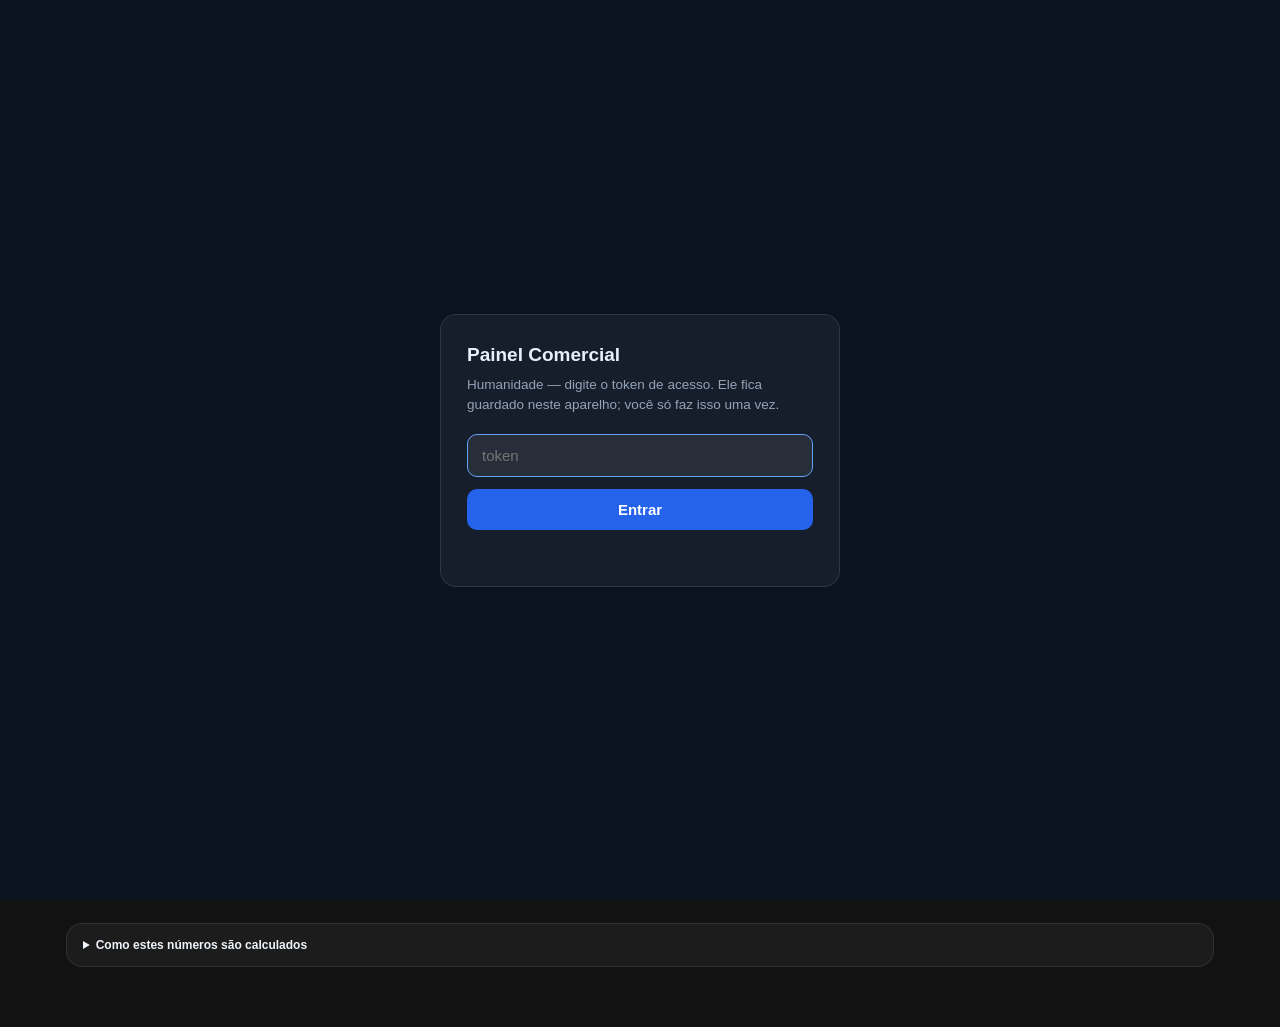
<file: docs/index.html>
<!DOCTYPE html>
<html lang="pt-BR">
<head>
<meta charset="UTF-8">
<meta name="viewport" content="width=device-width, initial-scale=1">
<meta name="theme-color" content="#0b1220">
<link rel="manifest" href="./manifest.webmanifest">
<link rel="apple-touch-icon" href="./icone-comercial-180.png">
<link rel="icon" type="image/png" sizes="32x32" href="./favicon-32.png">
<link rel="icon" href="./favicon.ico" sizes="any">
<meta name="apple-mobile-web-app-capable" content="yes">
<meta name="apple-mobile-web-app-title" content="Painel">
<title>Painel Comercial — Humanidade</title>
<style>
:root{--bg:#0b1220;--card:rgba(255,255,255,.045);--card2:rgba(255,255,255,.03);
--edge:rgba(255,255,255,.09);--edge2:rgba(255,255,255,.14);
--text-1:#eef4fa;--text-2:#9fb2c8;--text-3:#64778f;
--s1:#0e9fc4;--s2:#c2410c;--s3:#8b5cf6;--s1b:#67cfe8;
--halo:rgba(14,159,196,.17);
--grid:rgba(255,255,255,.07);
--surface-1:#121c2c;
--chip-bg:rgba(255,255,255,.05);--chip-on:rgba(14,159,196,.2);--chip-on-tx:#8fdcf0;
--ok:#4ade80;--warn:#fbbf24;--crit:#f87171;
--warn-bg:rgba(217,119,6,.14);--warn-tx:#fbbf24}
*{box-sizing:border-box}
html{color-scheme:dark}
body{margin:0;color:var(--text-1);min-height:100vh;
background:radial-gradient(1200px 600px at 80% -10%,#12253c 0%,var(--bg) 55%) fixed;
font:14px/1.5 -apple-system,"Segoe UI",Roboto,Arial,sans-serif}
.wrap{max-width:1180px;margin:0 auto;padding:22px 16px 60px}
/* ---- masthead (01/09) ----
   Cartão com halo radial na cor da empresa aberta (--halo, trocada pelo
   body.emp-ps) e um fio de acento no pé. O impacto vem da escala e da
   estrutura — selo GRUPO HUMANIDADE em cima, título grande com a palavra
   "Comercial" no acento —, nunca de cor nova: as variáveis são as mesmas
   que o resto da tela já usa, então o cabeçalho troca de tom junto com a
   empresa sem uma linha de JS. */
header.top{position:relative;overflow:hidden;display:flex;align-items:center;
justify-content:space-between;gap:12px;margin-bottom:12px;padding:16px 20px 15px;
border:1px solid var(--edge);border-radius:20px;backdrop-filter:blur(8px);
background:radial-gradient(560px 190px at -4% -60%,var(--halo),transparent 62%),var(--card)}
header.top::after{content:'';position:absolute;left:0;right:0;bottom:0;height:2px;
background:linear-gradient(90deg,var(--s1) 0%,transparent 70%);opacity:.85}
.eyebrow{display:block;font-size:10.5px;font-weight:700;letter-spacing:.16em;
text-transform:uppercase;color:var(--text-3);margin-bottom:3px}
h1{font-size:27px;margin:0;letter-spacing:-.015em;font-weight:800;line-height:1.15}
h1 em{font-style:normal;color:var(--s1b)}
@supports (-webkit-background-clip:text){
h1 em{background:linear-gradient(92deg,var(--s1b),var(--s1) 85%);
-webkit-background-clip:text;background-clip:text;-webkit-text-fill-color:transparent}}
.brand{height:32px;width:auto;opacity:.95}
.tabs{display:flex;flex-wrap:wrap;gap:4px;border-bottom:1px solid var(--edge);margin:8px 0 16px}
.tab{border:none;background:none;color:var(--text-3);padding:9px 14px;font-size:14px;
cursor:pointer;border-bottom:2px solid transparent;font-weight:600}
.tab[aria-selected="true"]{color:var(--s1b);border-bottom-color:var(--s1)}
/* Abas que são LINK, não painel: Esteira e Retrospectiva navegam para as telas
   próprias (mesma origem, mesmo token); Perfil e Pocket abrem fora. Mesmo
   visual das abas de painel de propósito — para quem usa, é tudo aba. */
a.tab{text-decoration:none;display:inline-block}
.tab .ext{font-size:11px;opacity:.7;margin-left:3px}
.panel{display:none}.panel.on{display:block}
.filters{display:flex;flex-wrap:wrap;gap:13px 22px;align-items:flex-start;
background:var(--card);border:1px solid var(--edge);border-radius:16px;
backdrop-filter:blur(8px);padding:12px 14px;margin-bottom:14px}
.fgroup{min-width:120px}
.flabel{font-size:10.5px;text-transform:uppercase;letter-spacing:.08em;color:var(--text-3);
margin-bottom:6px;font-weight:700}
/* ABERTURA DA TELA — a MESMA régua das outras (19/09/26): Esteira, Perfil do
   Cliente e Receita Contratada. Mexer aqui sem mexer nas outras três devolve o
   problema que isto resolveu: cada aba com uma régua. */
.telaHead{padding:18px 0 24px;border-bottom:1px solid var(--edge);margin:0 0 14px}
.telaHead .eyebrow{font-size:10.5px;font-weight:700;letter-spacing:.10em;text-transform:uppercase;
color:var(--s1b);margin:0 0 12px}
.telaHead .tit{font-size:clamp(26px,4.4vw,38px);font-weight:800;line-height:1.12;
letter-spacing:-.01em;margin:0 0 14px;text-wrap:balance;color:var(--text-1)}
.telaHead .deck{font-size:15px;line-height:1.6;color:var(--text-2);margin:0}
/* pílulas de período: o mesmo controle da Receita Contratada, no lugar dos
   chips — um seletor só, e com a mesma cara nas duas abas */
.segm{display:flex;flex-wrap:wrap;background:var(--chip-bg);border:1px solid var(--edge);
border-radius:10px;padding:3px;width:max-content;max-width:100%;margin:0 0 16px}
.segm button{border:0;background:transparent;padding:6px 14px;border-radius:8px;font-size:12.5px;
color:var(--text-2);cursor:pointer;font-family:inherit}
.segm button[aria-selected="true"]{background:var(--s1);color:#1a1302;font-weight:650}
.chips{display:flex;flex-wrap:wrap;gap:6px}
.chip{border:1px solid var(--edge);background:var(--chip-bg);color:var(--text-2);
border-radius:999px;padding:4px 11px;font-size:12.5px;cursor:pointer;user-select:none}
.chip[aria-pressed="true"]{background:var(--chip-on);border-color:rgba(103,207,232,.4);color:var(--chip-on-tx)}
.chip.all{font-weight:700}
.chip .sm{display:none}
.kpis{display:grid;grid-template-columns:repeat(auto-fit,minmax(150px,1fr));gap:10px;margin-bottom:14px}
.kpi{background:var(--card);border:1px solid var(--edge);border-radius:16px;
backdrop-filter:blur(8px);padding:12px 14px}
.kpi .lb{font-size:10.5px;color:var(--text-3);font-weight:700;text-transform:uppercase;letter-spacing:.07em}
.kpi .vl{font-size:22px;font-weight:800;margin-top:3px;font-variant-numeric:tabular-nums}
.kpi .dt{font-size:11.5px;color:var(--text-2);margin-top:2px}
.card{background:var(--card);border:1px solid var(--edge);border-radius:18px;
backdrop-filter:blur(8px);box-shadow:0 10px 34px rgba(0,0,0,.3);padding:15px 17px;margin-bottom:14px}
.card h3{margin:0 0 4px;font-size:14px}
.card .note{font-size:11.5px;color:var(--text-3);margin:0 0 10px}
.legend{display:flex;gap:16px;font-size:12px;color:var(--text-2);margin-bottom:6px;flex-wrap:wrap}
.legend .k{display:inline-block;width:11px;height:11px;border-radius:3px;margin-right:6px;vertical-align:-1px}
table{width:100%;border-collapse:collapse;font-size:12.5px;font-variant-numeric:tabular-nums}
th{color:var(--text-3);text-transform:uppercase;font-size:10.5px;letter-spacing:.05em;
text-align:left;padding:7px 8px;border-bottom:1px solid var(--edge2);position:sticky;top:0;background:var(--surface-1)}
td{padding:6px 8px;border-bottom:1px solid var(--grid);color:var(--text-1)}
td.num,th.num{text-align:right}
.tblbox{max-height:420px;overflow:auto;border:1px solid var(--edge);border-radius:10px}
.muted{color:var(--text-3)}
.badge{display:inline-block;background:var(--warn-bg);color:var(--warn-tx);border-radius:6px;
padding:1px 7px;font-size:11px;font-weight:600}
.tooltip{position:fixed;pointer-events:none;background:#152134;border:1px solid var(--edge2);
border-radius:10px;padding:8px 10px;font-size:12px;box-shadow:0 8px 26px rgba(0,0,0,.5);
z-index:50;display:none;min-width:150px;color:var(--text-1)}
.tooltip .tt-t{color:var(--text-2);margin-bottom:4px}
.tooltip .row{display:flex;justify-content:space-between;gap:14px}
.tooltip .row b{font-variant-numeric:tabular-nums}
.tooltip .key{display:inline-block;width:10px;height:3px;border-radius:2px;vertical-align:3px;margin-right:5px}
.tooltip.help{max-width:290px;line-height:1.45}
.notes{font-size:12px;color:var(--text-2);background:var(--card);border:1px solid var(--edge);
border-radius:16px;padding:12px 16px}
.notes li{margin-bottom:4px}
.notes.defs{margin-top:14px}
.notes.defs summary{cursor:pointer;font-weight:600;color:var(--text-1,inherit)}
.notes.defs p{margin:8px 0 0;line-height:1.55}
.gridS{display:grid;grid-template-columns:repeat(auto-fit,minmax(min(330px,100%),1fr));gap:12px}
.grid2{display:grid;grid-template-columns:repeat(auto-fit,minmax(min(430px,100%),1fr));gap:14px;margin-bottom:14px}
.grid2 .card{margin-bottom:0}
.sint{background:var(--card);border:1px solid var(--edge);border-radius:16px;
backdrop-filter:blur(8px);padding:13px 15px}
.sint h4{margin:0 0 8px;font-size:13.5px}
.sint .rw{display:flex;justify-content:space-between;font-size:12.5px;padding:2.5px 0;font-variant-numeric:tabular-nums}
.sint .rw span:first-child{color:var(--text-2)}
.sint .rw .hlp{cursor:help;border-bottom:1px dotted var(--text-3)}
.sint hr{border:none;border-top:1px solid var(--grid);margin:7px 0}
/* ---- dashboard ---- */
.dashsub{font-size:12px;color:var(--text-3);margin:0 0 14px}
.hero{display:grid;grid-template-columns:1.5fr .95fr 1fr;gap:14px;margin-bottom:14px}
.hero .card{margin-bottom:0}
.klabel{font-size:10.5px;letter-spacing:.09em;text-transform:uppercase;color:var(--text-3);font-weight:700}
.bignum{font-size:40px;font-weight:800;letter-spacing:-.01em;margin:2px 0 0;font-variant-numeric:tabular-nums}
.delta{font-size:12.5px;color:var(--text-2);margin-top:2px}
.delta b.down{color:var(--crit)} .delta b.up{color:var(--ok)}
.ring{display:flex;gap:14px;align-items:center}
.duo{display:flex;flex-direction:column;gap:12px;justify-content:center}
.duo .b{font-size:21px;font-weight:800;font-variant-numeric:tabular-nums}
.duo small{color:var(--text-3)}
.schip{display:inline-block;padding:3px 10px;border-radius:999px;font-weight:700;font-size:12.5px}
.schip.ok{background:rgba(22,163,74,.15);color:var(--ok);border:1px solid rgba(74,222,128,.35)}
.schip.warn{background:rgba(217,119,6,.14);color:var(--warn);border:1px solid rgba(251,191,36,.3)}
.schip.crit{background:rgba(220,38,38,.13);color:var(--crit);border:1px solid rgba(248,113,113,.3)}
.rrow{display:grid;grid-template-columns:1.35fr 1.5fr .62fr .72fr .85fr;gap:14px;align-items:center;
padding:13px 4px;border-top:1px solid var(--edge)}
.rid{display:flex;gap:12px;align-items:center}
.sig{min-width:44px;height:44px;border-radius:12px;background:rgba(14,159,196,.16);
border:1px solid rgba(103,207,232,.35);color:var(--s1b);font-weight:800;font-size:14px;
display:inline-flex;align-items:center;justify-content:center}
.rnm{font-weight:700;font-size:13.5px}
.rmeta{color:var(--text-3);font-size:11.5px}
.bline{position:relative;height:14px;background:rgba(255,255,255,.05);border-radius:7px;margin:3px 0;overflow:hidden}
.bline i{position:absolute;left:0;top:0;bottom:0;border-radius:7px}
.btab{background:var(--s2)}.breal{background:var(--s1)}
.bline em{position:absolute;right:8px;top:-1px;font:600 10.5px/16px inherit;font-style:normal;color:var(--text-2)}
.rgap,.rmes,.rtnd{display:flex;flex-direction:column;gap:2px;align-items:flex-start}
.rgap small,.rmes small,.rtnd small{color:var(--text-3);font-size:10.5px}
.t{font-weight:700;font-size:12.5px}
.t.up{color:var(--ok)}.t.down{color:var(--crit)}.t.flat{color:var(--text-2)}
.ghost{color:var(--text-3);font-size:12px;padding:10px 4px;border-top:1px solid var(--edge)}
/* ---- rodapé mobile ---- */
.bnav{position:fixed;left:0;right:0;bottom:0;z-index:40;
background:rgba(13,22,38,.92);backdrop-filter:blur(12px);border-top:1px solid var(--edge2);
padding:4px 4px calc(4px + env(safe-area-inset-bottom));
display:none;grid-template-columns:repeat(4,1fr)}
/* CADA barra inferior crava a propria contagem de colunas — a da Estrela aqui,
   a do Parque em #bnavPS mais abaixo. Errar a conta nao quebra nada visivel no
   desktop (a barra so aparece no celular): o botao a mais cai numa segunda fila
   e o rodape dobra de altura. Somou ou tirou aba? acerte a contagem NAS DUAS.
   A do Parque tem DUAS FILAS DE PROPOSITO desde 01/09 (6 itens em 3 colunas) —
   e por isso o padding-bottom do body na media query e maior na emp-ps.
   A da Estrela passou de 5 para 6 em 17/09 (aba Histórico) — ainda uma fila so. */
#bnav{grid-template-columns:repeat(6,1fr)}
.bnav button,.bnav a{border:none;background:none;color:var(--text-3);font:inherit;cursor:pointer;
text-decoration:none;
display:flex;flex-direction:column;align-items:center;gap:2px;padding:6px 2px;border-radius:10px}
.bnav button svg,.bnav a svg{width:22px;height:22px;stroke:currentColor;fill:none;stroke-width:1.8;
stroke-linecap:round;stroke-linejoin:round}
.bnav button span,.bnav a span{font-size:10px;font-weight:600}
.bnav button[aria-selected="true"]{color:var(--s1b)}
@media (max-width:640px){
.wrap{padding:12px 10px 40px}
header.top{padding:11px 13px 10px;border-radius:16px}
h1{font-size:19px}
.eyebrow{font-size:9px;letter-spacing:.14em;margin-bottom:2px}
.brand{height:24px}
.tabs{display:none}
.bnav{display:grid}
body{padding-bottom:64px}
/* a barra do Parque tem duas filas (8 itens em 4 colunas) — reservar o dobro */
body.emp-ps{padding-bottom:116px}
/* com a aba Configurações (só no aparelho do Ricardo) são 9 itens: três filas */
body.emp-ps.com-config{padding-bottom:168px}
.filters{gap:10px 14px;padding:10px 11px}
.fgroup{min-width:0}
.chip{padding:4px 9px;font-size:12px}
.chip .lg{display:none}.chip .sm{display:inline}
.kpis{grid-template-columns:repeat(2,1fr);gap:8px}
.kpi{padding:9px 11px}
.kpi .vl{font-size:17px}
.kpi .lb{font-size:10px}
.card{padding:11px 12px}
#tEst{min-width:760px}#tVen{min-width:840px}
.tooltip.help{max-width:82vw}
.hero{grid-template-columns:1fr}
.bignum{font-size:32px}
.rrow{grid-template-columns:1fr 1fr;row-gap:8px}
.rid{grid-column:1/-1}.rbars{grid-column:1/-1}
}
svg text{font:11px -apple-system,"Segoe UI",Roboto,Arial,sans-serif;fill:var(--text-2)}
svg .vlab{font-weight:700;fill:var(--text-1);font-size:11.5px}

/* ===================== metade Parque da Saudade =========================
   Mesmo tema escuro da Estrela; o que muda é o sotaque, que passa de ciano
   para o amarelo da marca. Quase tudo se resolve trocando as variáveis de
   acento no body — os componentes (kpi, chip, card, tabela, farol) são os
   mesmos dos dois lados de propósito: duas metades do mesmo painel devem
   parecer o mesmo produto, não dois.
   ===================================================================== */
body.emp-ps{--s1:#f2c744;--s1b:#f7d977;--s2:#b45309;
--chip-on:rgba(242,199,68,.2);--chip-on-tx:#f7d977;
--halo:rgba(242,199,68,.15);
background:radial-gradient(1200px 600px at 80% -10%,#2b2412 0%,var(--bg) 55%) fixed}
/* Cada empresa assina a própria metade. O SVG do Parque é o mesmo do Pocket,
   com o marrom da wordmark (#42270c) trocado pelo off-white do símbolo: no
   fundo escuro o marrom praticamente desaparecia. */
body.emp-eu .brand-ps{display:none}
body.emp-ps .brand-eu{display:none}

/* O CABEÇALHO NÃO PODE SE MEXER AO TROCAR DE EMPRESA.
   As duas marcas têm proporções diferentes — a da Estrela é deitada (3,9:1),
   a do Parque é um lockup mais quadrado (2,6:1). Igualar só a altura não
   basta: a largura muda e o cabeçalho respira junto. Por isso as duas moram
   numa CAIXA DE TAMANHO FIXO, e a imagem se encaixa dentro dela sem alterar
   nada em volta. Trocar de empresa passa a ser só a marca que troca. */
.brandbox{flex:0 0 auto;width:152px;height:40px;display:flex;
align-items:center;justify-content:flex-end}
.brand{height:34px;width:auto;max-width:100%;object-fit:contain;opacity:.95}
header.top{min-height:52px}

/* botão de recarregar — mora na fila do seletor de empresa, encostado à direita */
.btnrec{margin-left:auto;border:1px solid var(--edge);background:var(--card2);
color:var(--text-2);border-radius:999px;padding:6px 13px;font:600 12.5px/1.2 inherit;
cursor:pointer;display:inline-flex;gap:6px;align-items:center;white-space:nowrap}
.btnrec:hover{color:var(--text-1);border-color:var(--edge2)}
.btnrec:disabled{opacity:.5;cursor:default}
.btnrec svg{width:13px;height:13px;stroke:currentColor;fill:none;stroke-width:2;
stroke-linecap:round}
.btnrec.girando svg{animation:gira .9s linear infinite;transform-origin:50% 50%}
@keyframes gira{to{transform:rotate(360deg)}}
.emps{align-items:center}
@media(max-width:640px){
.brandbox{width:112px;height:34px}
.brand{height:26px}
header.top{min-height:42px}
.btnrec{padding:5px 10px;font-size:12px}
.btnrec .rot{display:none}
}
body.emp-ps .sig{background:rgba(242,199,68,.16);border-color:rgba(247,217,119,.35)}
body.emp-ps .chip[aria-pressed="true"]{border-color:rgba(247,217,119,.4)}

/* seletor de empresa — fica acima das abas, porque troca o conjunto inteiro */
.emps{display:flex;gap:6px;margin:2px 0 4px}
.emp{border:1px solid var(--edge);background:var(--card2);color:var(--text-3);
border-radius:999px;padding:6px 15px;font:600 13px/1.2 inherit;cursor:pointer}
.emp[aria-selected="true"]{background:rgba(255,255,255,.08);color:var(--text-1);border-color:var(--edge2)}
body.emp-ps .emp[aria-selected="true"]{color:#f7d977;border-color:rgba(242,199,68,.45)}
body.emp-eu .emp[aria-selected="true"]{color:var(--s1b);border-color:rgba(103,207,232,.4)}

/* rede de segurança: trocar de empresa NUNCA pode deixar um painel da outra
   visível. As duas regras abaixo garantem isso mesmo que a navegação erre. */
body.emp-eu #bnavPS,body.emp-eu #tabsPS{display:none !important}
body.emp-ps #bnav,body.emp-ps #tabsEU{display:none !important}
body.emp-ps .panel:not(.ps){display:none !important}
body.emp-eu .panel.ps{display:none !important}
/* 6 itens em 3 colunas = duas filas, de proposito (ver o comentario do .bnav) */
#bnavPS{grid-template-columns:repeat(4,1fr)}   /* 8 itens em 4 colunas = duas filas (19/09/26) */
/* (10/10/26) Quando a Previsão voltar ao rodapé: 9 itens (10 com Configurações) → repeat(5,1fr), duas
   filas, e o body.emp-ps.com-config volta a 116px. Medido em 375px: nenhum rótulo corta em 5 colunas. */

/* (04/10/26) A barra de estoque da M-19 ao lado do Atualizar SAIU, a pedido do Ricardo: o estoque
   do Parque tem aba própria (Estoque). A rota pública ?app=estoque continua servindo o Pocket. */
@media(max-width:640px){
  .emps{flex-wrap:wrap}
}

/* barra de meta: preenchimento = realizado sobre o desafio; o traço é a meta oficial */
.metabar{position:relative;height:16px;background:rgba(255,255,255,.06);
border-radius:9px;margin:16px 0 8px}
.metabar>i{position:absolute;left:0;top:0;bottom:0;border-radius:9px;
background:linear-gradient(90deg,#a16207,#f2c744);transition:width .4s}
.metabar>u{position:absolute;top:-4px;bottom:-4px;width:2px;background:var(--text-1);opacity:.7}
.metabar>u b{position:absolute;top:-15px;transform:translateX(-50%);
font:600 10px/1 inherit;color:var(--text-2);white-space:nowrap}

.dus{display:flex;gap:20px;flex-wrap:wrap;font-size:11.5px;color:var(--text-3);margin-bottom:4px}
.dus b{display:block;font-size:16px;color:var(--text-1);font-variant-numeric:tabular-nums}

.farol{display:inline-block;width:9px;height:9px;border-radius:50%}
.f-ok{background:var(--ok)}.f-al{background:var(--warn)}.f-no{background:var(--crit)}

/* quebras (canal, quadra, forma, condição) */
.brk{display:flex;align-items:center;gap:9px;padding:3.5px 0;font-size:12.5px}
.brk .nm{width:132px;flex-shrink:0;color:var(--text-2);overflow:hidden;
text-overflow:ellipsis;white-space:nowrap}
.brk .ba{flex:1;height:12px;background:rgba(255,255,255,.05);border-radius:6px;overflow:hidden}
.brk .ba>i{display:block;height:100%;border-radius:6px;background:var(--s1);opacity:.8}
.brk .qt{width:84px;text-align:right;color:var(--text-3);font-variant-numeric:tabular-nums}

/* histórico do ano — nasceu do achado de 17/08: a curva jan→ago é a
   informação mais útil da base e não existia em lugar nenhum da tela */
.hist{display:flex;align-items:flex-end;gap:6px;height:92px;margin-top:10px}
.hist>div{flex:1;display:flex;flex-direction:column;justify-content:flex-end;
align-items:center;gap:3px;cursor:pointer;min-width:0}
.hist i{display:block;width:100%;background:rgba(242,199,68,.28);border-radius:4px 4px 0 0}
.hist>div[aria-selected="true"] i{background:var(--s1)}
.hist span{font-size:9.5px;color:var(--text-3)}
.hist b{font-size:10.5px;color:var(--text-2);font-variant-numeric:tabular-nums}
.hist>div[aria-selected="true"] b{color:var(--text-1)}
@media(max-width:640px){.brk .nm{width:96px}.brk .qt{width:70px}
.dus{gap:12px}.hist{height:74px;gap:3px}}

/* aba Histórico da Estrela (17/09) — tudo preso ao #pEUHist, para nenhuma das
   cinco abas de cima mudar; cores, raios e sombras são os tokens desta página. */
#pEUHist .grid2{grid-template-columns:minmax(0,1.6fr) minmax(0,1fr)}
@media(max-width:820px){#pEUHist .grid2{grid-template-columns:1fr}}
#pEUHist .hi-chart{width:100%;overflow-x:auto}
#pEUHist .hi-chart svg{display:block;width:100%;height:auto;min-width:520px}
#pEUHist .sint h3{margin:0 0 4px;font-size:14px}
#pEUHist .bar{height:7px;border-radius:4px;background:rgba(255,255,255,.06);overflow:hidden;margin:3px 0 5px}
#pEUHist .bar i{display:block;height:100%;border-radius:4px}
#pEUHist .schip{font-size:11.5px;padding:2px 9px;white-space:nowrap}
#pEUHist .schip.mut{background:var(--chip-bg);color:var(--text-3);border:1px solid var(--edge)}
#pEUHist .sub{font-size:11px;color:var(--text-3);font-weight:400}
#pEUHist .tipos{font-size:10.5px;color:var(--text-3);margin-top:2px}
#pEUHist tr.tot td{border-bottom:none;border-top:1px solid var(--edge2);font-weight:800}
#pEUHist #hiPos,#pEUHist #hiConf{min-width:640px}
#pEUHist .notes ul{margin:7px 0 0;padding-left:17px}
</style>
</head>
<body>
<div class="wrap">
<header class="top">
  <div class="titlebox">
    <span class="eyebrow">Grupo Humanidade</span>
    <h1>Painel <em>Comercial</em></h1>
  </div>
  <div class="brandbox">
  <img class="brand brand-eu" src="[data-uri]" alt="Estrela Urbanidade">
  <img class="brand brand-ps" src="[data-uri]" alt="Parque da Saudade">
</div>
</header>

<div class="emps" role="tablist">
  <button class="emp" id="empPS" type="button" role="tab" aria-selected="false">Parque da Saudade</button>
  <button class="emp" id="empEU" type="button" role="tab" aria-selected="true">Estrela Urbanidade</button>
  <button class="btnrec" id="btRec" type="button" title="Buscar os dados de novo no Facilita">
    <svg viewBox="0 0 24 24"><path d="M21 12a9 9 0 1 1-2.6-6.4"/><path d="M21 3v6h-6"/></svg>
    <span class="rot">Atualizar</span></button>
</div>

<!-- A aba Executivo é a porta de entrada das DUAS metades desde 29/08 —
     por isso ela nasce selecionada aqui e é o destino do trocarEmpresa(). -->
<div class="tabs" id="tabsPS" role="tablist">
  <!-- As abas Mês e Quebras SAÍRAM em 01/09, por decisão do Ricardo — o
       Executivo cobre a leitura do mês. Os painéis pPS1/pPS2 continuam no
       HTML, inertes: removê-los exigiria podar o render() em produção, e
       painel inalcançável é mais barato que regressão. -->
  <button class="tab" role="tab" aria-selected="true" data-p="pPSX" type="button">Executivo</button>
  <!-- PREVISÃO DE VENDAS (10/10/26, projeto FAROL): a página está no ar em ./previsao/, mas SEM PORTA
       PELO MENU por decisão do Ricardo (10/10, noite): "não quero disponibilizar o link ainda dentro do
       Painel — só quando o projeto estiver mais avançado". A moldura pPSPrevisao continua no HTML,
       inerte. RELIGAR = devolver este botão aqui, logo depois do Executivo:
         <button class="tab" role="tab" aria-selected="false" data-p="pPSPrevisao" type="button">Previsão</button>
       e o do rodapé (#bnavPS, comentário lá), passando o #bnavPS a 5 colunas. -->
  <!-- ESTOQUE (03/10/26, pedido do Rodrigo): o VGV dos jazigos — Total, Vendido e Estoque — por
       quadra, construído × a construir. Página própria (./estoque/), embutida por moldura como a
       Retrospectiva; lê ?app=estoque-vgv do Cofre. A aba "Estoque" da Estrela é outra coisa. -->
  <button class="tab" role="tab" aria-selected="false" data-p="pPSEstoque" type="button">Estoque</button>
  <!-- Retrospectiva e Perfil Cliente rodam DENTRO do Painel desde
       01/09 (2ª rodada do dia): molduras como a do Executivo, carregadas na
       primeira abertura e mantidas vivas — trocar de aba não recarrega nada,
       e o cabeçalho do Painel é o "voltar" permanente. O claude.ai recusa
       embutir o artefato (frame-ancestors 'self'), então o Perfil mora em
       ./perfil-cliente/ — cópia da foto de 28/08; o artefato 2aa935f2 fica
       como o lugar onde o Perfil é REFEITO, não mais como a referência de
       leitura (regra 8). Só o Pocket abre fora: é outro app, outro PWA. -->
  <button class="tab" role="tab" aria-selected="false" data-p="pPSRetro" type="button">Retrospectiva</button>
  <!-- RECEITA CONTRATADA (19/09/26) é aba própria, não bloco do Executivo:
       ela responde outra pergunta (como o cliente paga, e quando isso vira
       caixa) e tem meia dúzia de blocos. Mora na MESMA moldura v2, com
       `?vista=receita` — a página de dentro desenha só essa seção. Nada foi
       duplicado: os helpers de gráfico, as cores e o pacote do Cofre são os
       mesmos do Executivo.
       Fora de obra desde 05/10/26 (Ricardo): a aba aponta de novo para a
       moldura pPSReceita; o aviso pPSObraReceita fica no HTML, inerte. -->
  <button class="tab" role="tab" aria-selected="false" data-p="pPSReceita" type="button">Receita Contratada</button>
  <button class="tab" role="tab" aria-selected="false" data-p="pPSPerfil" type="button">Perfil Cliente</button>
  <!-- MENU REORDENADO em 05/10/26 (Ricardo): Executivo · Estoque · Retrospectiva · Receita ·
       Perfil · Pocket↗ · PonteApp↗ · Docs · Configurações. A ESTEIRA saiu do menu (estava em obra
       desde 19/09); a tela segue no ar em ./esteira/ e a moldura pPSEsteira continua no HTML —
       religar é devolver o botão. A PONTEAPP virou link para ./controladoria/, que abre fora,
       como o Pocket: é outra tela, com token próprio (o da controladoria). -->
  <a class="tab" href="https://humanidade-grupo.github.io/pocket-nps/#home" target="_blank" rel="noopener">Pocket<span class="ext">↗</span></a>
  <a class="tab" href="./controladoria/" target="_blank" rel="noopener">PonteApp<span class="ext">↗</span></a>
  <button class="tab" role="tab" aria-selected="false" data-p="pPSDocs" type="button">Docs</button>
  <!-- CONFIGURAÇÕES (29/09/26): só do Ricardo. A aba nasce ESCONDIDA e só aparece no aparelho que
       tem o token PRÓPRIO dela (hub_token_config) — quem entra com o token de gestão, que é de três
       pessoas, nem vê a aba; e a rota ?app=config recusa esse token de qualquer jeito. -->
  <button class="tab" role="tab" aria-selected="false" data-p="pPSConfig" type="button" id="abaConfig" style="display:none">Configurações</button>
  <!-- EQUIPE: a Governança da equipe saiu deste menu em 29/10/26 (Ricardo) e mora dentro da Previsão de Vendas
       (./previsao/equipe/, botão no topo da Previsão). -->
</div>

<div class="tabs" id="tabsEU" role="tablist">
  <button class="tab" role="tab" aria-selected="false" data-p="pDash" type="button">Dashboard</button>
  <button class="tab" role="tab" aria-selected="false" data-p="pEst" type="button">Estoque</button>
  <button class="tab" role="tab" aria-selected="false" data-p="pVen" type="button">Vendas</button>
  <button class="tab" role="tab" aria-selected="false" data-p="pSin" type="button">Vendas × Estoque</button>
  <button class="tab" role="tab" aria-selected="true" data-p="pEUX" type="button">Executivo</button>
  <button class="tab" role="tab" aria-selected="false" data-p="pEUHist" type="button">Histórico</button>
</div>

<!-- ================= DASHBOARD ================= -->
<section class="panel" id="pDash">
  <!-- o período é preenchido no renderDash(), derivado do último mês com venda no Cofre -->
  <p class="dashsub">Últimos 12 meses × estoque à venda · estoque: foto 01/07/2026 + informados jun/26</p>
  <div class="hero">
    <div class="card">
      <div class="klabel">VGV vendido — 12 meses</div>
      <div class="bignum" id="dhVgv"></div>
      <div class="delta" id="dhDelta"></div>
      <div id="dhSpark" style="margin-top:10px"></div>
    </div>
    <div class="card ring">
      <div id="dhRing"></div>
      <div>
        <div class="klabel">Cobertura</div>
        <div class="delta" id="dhCob"></div>
      </div>
    </div>
    <div class="card duo">
      <div><div class="klabel">R$/m² — realizado × tabela</div>
        <div class="b" id="dhRm"></div>
        <small>o gap aparece por empreendimento ↓</small></div>
      <div><div class="klabel">Desconto ponderado 12m</div>
        <div class="b" id="dhDesc"></div><small>média ponderada por VGV</small></div>
    </div>
  </div>
  <div class="card">
    <h3>Ranking por empreendimento</h3>
    <p class="note">Ordenado por giro (meses de estoque no ritmo 12m). Barras = R$/m² na mesma escala. Saudável ≤ 48 meses · atenção 49–120 · crítico &gt; 120.</p>
    <div class="legend"><span><span class="k" style="background:var(--s2)"></span>Tabela (estoque à venda)</span>
      <span><span class="k" style="background:var(--s1)"></span>Realizado 12m</span></div>
    <div id="dhRank"></div>
  </div>
</section>

<!-- ================= ESTOQUE ================= -->
<section class="panel" id="pEst">
  <!-- (25/10/2026, passo B) Nota de conferência do estoque vindo do CRM. Montada do
       bloco `estoque_fonte` do Cofre — nenhum número dela fica escrito aqui. -->
  <div class="notes" id="notaEst" hidden></div>
  <div class="filters" id="fEst"></div>
  <div class="kpis" id="kEst"></div>
  <div class="grid2">
    <div class="card">
      <h3>VGV de estoque por uso</h3>
      <p class="note" id="chEstNote"></p>
      <div class="legend"><span><span class="k" style="background:var(--s1)"></span>Residencial</span>
        <span><span class="k" style="background:var(--s2)"></span>Uso misto</span></div>
      <div id="chEst"></div>
    </div>
    <div class="card">
      <h3>VGV de estoque por propriedade</h3>
      <p class="note">E/U = 100% da E/U · Compartilhado = E/U + sócio · Terceiros = só do sócio.</p>
      <div class="legend"><span><span class="k" style="background:var(--s1)"></span>E/U</span>
        <span><span class="k" style="background:var(--s2)"></span>Compartilhado</span>
        <span><span class="k" style="background:var(--s3)"></span>Terceiros</span></div>
      <div id="chProp"></div>
    </div>
  </div>
  <!-- 18/09: o histograma de desconto ganha casa no Estoque (mapa das seis abas do
       Painel E/U, aprovado pelo Ricardo). Por ora é CÓPIA — o da aba Vendas continua
       lá até ela ser aposentada, decisão dele. Aqui ele não obedece aos filtros do
       estoque (propriedade, fase, base de valor não existem na venda): mostra todas. -->
  <div class="grid2" style="grid-template-columns:repeat(auto-fill,minmax(min(430px,100%),1fr))"><div class="card">
    <h3>Descontos — nº de vendas por faixa</h3>
    <p class="note">Vendas de 2025 e 2026 da série (legado) — os filtros acima são do estoque e não se aplicam aqui.
      Faixas do % de desconto (PERC do Mega; o da planilha onde o Mega não tem). "Não informado" = sem desconto nas duas fontes.</p>
    <div class="legend"><span><span class="k" style="background:var(--s1)"></span>2025</span>
      <span><span class="k" style="background:var(--s2)"></span>2026</span></div>
    <div id="chDescFEst"></div>
  </div></div>
  <div class="card">
    <h3>Terrenos em estoque <span class="muted" id="nEstTbl"></span></h3>
    <div class="tblbox"><table id="tEst"></table></div>
  </div>
</section>

<!-- ================= VENDAS ================= -->
<section class="panel" id="pVen">
  <!-- (25/10/2026) Nota de conferência da série legado (Vendas_EU). O texto é montado
       do bloco `serie` que o Cofre manda — nenhum número dela fica escrito aqui. -->
  <div class="notes" id="notaVen" hidden></div>
  <div class="filters" id="fVen"></div>
  <div class="kpis" id="kVen"></div>
  <div class="card">
    <h3>VGV vendido por mês</h3>
    <p class="note">Barras seguem os filtros acima. Passe o mouse para ver nº de vendas e VGV do mês.</p>
    <div id="chVen"></div>
  </div>
  <div class="grid2">
    <div class="card">
      <h3>Descontos — média por empreendimento</h3>
      <p class="note">Média simples dos descontos por empreendimento e ano (PERC do Mega; o da planilha onde o Mega não tem); vendas sem registro ficam de fora.</p>
      <div class="legend"><span><span class="k" style="background:var(--s1)"></span>2025</span>
        <span><span class="k" style="background:var(--s2)"></span>2026</span></div>
      <div id="chDesc"></div>
    </div>
    <div class="card">
      <h3>Descontos — nº de vendas por faixa</h3>
      <p class="note">Faixas do % de desconto (PERC do Mega; o da planilha onde o Mega não tem). "Não informado" = contrato sem desconto nas duas fontes.</p>
      <div class="legend"><span><span class="k" style="background:var(--s1)"></span>2025</span>
        <span><span class="k" style="background:var(--s2)"></span>2026</span></div>
      <div id="chDescF"></div>
    </div>
  </div>
  <div class="grid2">
    <div class="card">
      <h3>Formas de pagamento — VGV por modalidade</h3>
      <p class="note">Modalidades da regra da coluna I. Segmentos por ano.</p>
      <div class="legend"><span><span class="k" style="background:var(--s1)"></span>2025</span>
        <span><span class="k" style="background:var(--s2)"></span>2026</span></div>
      <div id="chMod"></div>
    </div>
    <div class="card">
      <h3>Prazo do parcelamento — nº de vendas</h3>
      <p class="note">Maior parcelamento citado na condição. n/d = condição sem prazo ou não registrada.</p>
      <div class="legend"><span><span class="k" style="background:var(--s1)"></span>2025</span>
        <span><span class="k" style="background:var(--s2)"></span>2026</span></div>
      <div id="chPrz"></div>
    </div>
  </div>
  <div class="card">
    <h3>Vendas <span class="muted" id="nVenTbl"></span></h3>
    <div class="tblbox"><table id="tVen"></table></div>
  </div>
</section>

<!-- ================= SÍNTESE ================= -->
<section class="panel" id="pSin">
  <div class="filters" id="fSin"></div>
  <div class="card">
    <h3>Leitura estratégica por empreendimento</h3>
    <!-- Texto vem do Cofre (DATA.notas). Não fica no HTML porque cita sócios
         nominalmente, e o HTML é público no GitHub Pages — o dado é que fica
         atrás do token. -->
    <p class="note" id="notaSin"></p>
  </div>
  <div class="gridS" id="gSin"></div>
  <div style="height:12px"></div>
  <div class="notes"><b>Premissas e observações</b>
    <ul id="premissas"></ul>
  </div>
</section>


<!-- ================= EXECUTIVO (Estrela) — aba de entrada, moldura v2 =================
     Os chips escolhem em que mês TERMINA a janela de 12 meses da tela executiva.
     Eles moram aqui fora (a moldura não repete controle que a página já tem) e a
     escolha viaja por postMessage — o mesmo canal do dado e da altura. -->
<section class="panel on" id="pEUX">
  <div class="chips" id="euMesesX" style="margin:0 0 14px"></div>
  <iframe id="fExecEU" title="Visão executiva — Estrela Urbanidade" loading="lazy" style="width:100%;border:0;display:block;min-height:70vh"></iframe>
  <!-- 18/09: o glossário do Painel. Texto vem do Cofre (DATA.notas.sintese), o MESMO
       do #notaSin da aba Vendas × Estoque — uma fonte, dois lugares. Não fica no
       HTML porque cita sócios nominalmente e o HTML é público no GitHub Pages.
       Recolhido por padrão; quando a Vendas × Estoque for aposentada, é aqui que ele fica. -->
  <details class="notes defs" id="defsEU">
    <summary>Como estes números são calculados</summary>
    <p id="notaSinX"></p>
  </details>
</section>

<!-- ================= HISTÓRICO (Estrela) — 17/09/2026 =================
     Seis anos de contratos, do registro congelado no Cofre (Vendas_Historico_EU),
     pela rota PRÓPRIA ?app=estrela&fn=historico — carregada só quando a aba abre,
     para não pesar nas cinco de cima. Layout aprovado no artefato 5bU3Zuw9 (que
     virou registro: os números de lá são de 17/09; os daqui são calculados).
     Nada neste painel escreve, e nada nele lê cliente, telefone ou e-mail: a
     aba _Pessoal não tem rota. Script isolado no fim da página. -->
<section class="panel" id="pEUHist">
  <p class="dashsub" id="hiSub">Abra a aba para ler o histórico.</p>
  <div class="kpis" id="hiKpis"></div>
  <div class="grid2">
    <div class="card">
      <h3>Safra de contratos — quantos seguem de pé</h3>
      <p class="note">Por <b>ano do contrato</b>. A fatia escura é o que terminou em distrato, não importa quando ele
        ocorreu — o histórico não guarda a data do distrato.</p>
      <div class="legend"><span><span class="k" style="background:var(--s1)"></span>Vivo hoje</span>
        <span><span class="k" style="background:var(--s2)"></span>Distratado</span>
        <span class="muted">acima da barra = contratos da safra · abaixo do ano = taxa de distrato e VGV</span></div>
      <div class="hi-chart" id="hiSafra"></div>
    </div>
    <div class="card sint" id="hiStatus"></div>
  </div>
  <div class="card">
    <h3>Posição por empreendimento — o universo físico inteiro</h3>
    <p class="note">Cada unidade que o CRM conhece cai em uma coluna só: vendida (contrato vivo no histórico) · à venda
      (disponível ou reservada no CRM) · de terceiro · sem origem (fora da venda no CRM e sem venda viva no histórico).
      A soma é o universo. O que não fecha está nomeado na coluna da direita e na tabela de baixo.</p>
    <div class="tblbox"><table id="hiPos"></table></div>
    <p class="note" id="hiPosAviso" style="margin:8px 0 0"></p>
  </div>
  <div class="card">
    <h3>O que o histórico e o CRM dizem diferente</h3>
    <p class="note" id="hiConfNota">A tela mostra o conflito; não escolhe um lado. Cada linha some sozinha quando o
      CRM, a planilha ou o histórico mudarem.</p>
    <div class="tblbox"><table id="hiConf"></table></div>
    <p class="note" id="hiOutras" style="margin:8px 0 0"></p>
  </div>
  <div class="notes">
    <b>O que esta tela não sabe, e por quê</b>
    <ul id="hiNotas"></ul>
  </div>
</section>

<!-- ================= PARQUE DA SAUDADE ================= -->
<section class="panel ps" id="pPS1">
  <div id="psErro"></div>
  <div class="chips" id="psMeses" style="margin:0 0 14px"></div>

  <div class="kpis" id="psKpis"></div>

  <div class="card">
    <h3>Meta do mês</h3>
    <p class="note" id="psMetaNota">—</p>
    <div class="metabar"><i id="psBarra" style="width:0"></i><u id="psMarca" style="left:0"><b>meta</b></u></div>
    <div class="dus" id="psDias"></div>
  </div>

  <div class="card">
    <h3>Equilíbrio do time</h3>
    <p class="note">A regra é do próprio time: o último precisa fazer ao menos metade do primeiro.</p>
    <div id="psDisp"></div>
  </div>

  <div class="card">
    <h3>Placar por vendedor</h3>
    <p class="note">Ordenado por jazigos vendidos no mês. Ritmo compara a tendência de cada um com a própria meta.</p>
    <div class="tblbox">
      <table id="psTab">
        <thead><tr>
          <th>#</th><th>Vendedor</th><th class="num">Jazigos</th><th class="num">Receita</th>
          <th class="num">TM</th><th class="num">Meta</th><th class="num">% meta</th>
          <th class="num">Méd./dia</th><th class="num">Tend.</th><th class="num">Desc.</th><th>Ritmo</th>
        </tr></thead>
        <tbody id="psTbody"></tbody>
        <tfoot id="psTfoot"></tfoot>
      </table>
    </div>
    <!-- Explica, quando for o caso, por que a coluna Meta não fecha na conta:
         o TOTAL é a meta OFICIAL e as linhas somam mais que ela. Sem esta nota
         a tabela parece ter erro de soma, e número que parece errado é número
         em que ninguém confia. Preenchida no render(). -->
    <p class="note" id="psMetaRodape" style="display:none"></p>
  </div>

  <div class="card">
    <h3>O ano até aqui</h3>
    <p class="note">Vendas por mês. Clique num mês para abrir o placar dele.</p>
    <div class="hist" id="psHist"></div>
  </div>
</section>

<section class="panel ps" id="pPS2">
  <div class="chips" id="psMeses2" style="margin:0 0 14px"></div>
  <div class="grid2">
    <div class="card">
      <h3>Por canal de venda</h3>
      <p class="note">De onde veio o lead que virou venda.</p>
      <div id="psBrkCanal"></div>
    </div>
    <div class="card">
      <h3>Por quadra</h3>
      <p class="note">Onde o estoque está girando.</p>
      <div id="psBrkQuadra"></div>
    </div>
    <div class="card">
      <h3>Por forma de pagamento</h3>
      <div id="psBrkForma"></div>
    </div>
    <div class="card">
      <h3>Por condição (prazo)</h3>
      <div id="psBrkCond"></div>
    </div>
  </div>
  <div class="card">
    <h3>Por modalidade</h3>
    <p class="note">Perpétuo, reserva ou temporário.</p>
    <div id="psBrkModal"></div>
  </div>
</section>

<!-- ================= EXECUTIVO (Parque) — aba de entrada, moldura v2 =================
     Os chips são o MESMO filtro de mês das abas Mês e Quebras (estado único,
     ymAtivo): trocar o mês aqui troca lá, e vice-versa. A moldura recebe a
     escolha por postMessage. -->
<section class="panel ps" id="pPSX">
  <!-- MESMA ABERTURA DA RECEITA CONTRATADA (19/09/26, decisão do Ricardo):
       seletor de meses em pílulas no topo, depois sobrescrita, título e o
       parágrafo que diz o que esta aba responde — e o que ela NÃO responde. -->
  <div class="segm" id="psSegX" role="group" aria-label="Mês"></div>
  <div class="telaHead">
    <p class="eyebrow" id="psOlhoX">Parque da Saudade · Executivo</p>
    <h2 class="tit">Como vai o mês</h2>
    <p class="deck">Quantas vendas o mês já tem, em que ritmo elas entram e onde isso deve fechar
      contra a meta. Aqui os números são de <b>venda</b> — o que foi assinado. Quanto disso vira
      caixa, e em que mês, é a aba <b>Receita Contratada</b>.</p>
  </div>
  <iframe id="fExecPS" title="Visão executiva — Parque da Saudade" loading="lazy" style="width:100%;border:0;display:block;min-height:70vh"></iframe>
</section>

<!-- ================= RECEITA CONTRATADA (Parque) — moldura v2, vista própria
     A MESMA página do Executivo, com `?vista=receita`: lá dentro o render
     desenha só a seção "Como o cliente paga". Duas molduras da mesma página
     custam uma segunda montagem e nada mais — o dado vem do pai por
     postMessage, como na outra, e o Cofre é chamado uma vez só.
     Os chips de mês são os mesmos do Executivo (estado único `ymAtivo`): o
     recebimento e o programado ignoram o mês, mas o momento da venda, o mix,
     o prazo e o vendedor seguem o chip. -->
<section class="panel ps" id="pPSReceita">
  <!-- SEM CHIPS AQUI (19/09/26): o seletor desta aba vive DENTRO da moldura,
       com os meses e mais Semestre e Tudo. Dois controles do mesmo assunto,
       um em cima do outro, era o que a tela tinha — e o de dentro ganhou. -->
  <iframe id="fReceitaPS" title="Receita contratada — como o cliente paga" loading="lazy" style="width:100%;border:0;display:block;min-height:70vh"></iframe>
</section>

<!-- ============ EM OBRAS: Esteira e PonteApp (19/09/26) ============
     Aviso no lugar da tela, por decisão do Ricardo. As telas continuam no ar
     nos endereços próprios; o que saiu foi a porta por aqui. Não há link no
     aviso de propósito: "provisoriamente não abre" é a regra, e um link
     discreto seria a mesma porta com outro nome. -->
<section class="panel ps" id="pPSObraReceita">
  <div class="card"><h3>Receita Contratada — em construção</h3>
    <p class="ghost" style="border:0;padding:6px 0 0">Esta tela está em revisão e não abre por aqui
    no momento.</p></div>
</section>
<section class="panel ps" id="pPSObraEsteira">
  <div class="card"><h3>Esteira do Funil — em construção</h3>
    <p class="ghost" style="border:0;padding:6px 0 0">Esta tela está em revisão e não abre por aqui
    no momento. Os números do funil voltam assim que a revisão terminar.</p></div>
</section>
<section class="panel ps" id="pPSObraPonte">
  <div class="card"><h3>PonteApp — em construção</h3>
    <p class="ghost" style="border:0;padding:6px 0 0">A ponte do Facilita para o Ivertex está em
    revisão e não abre por aqui no momento.</p></div>
</section>

<!-- ============ ESTEIRA · RETROSPECTIVA · PERFIL (molduras) ============
     Mesmo desenho da moldura do Executivo: a tela vive numa página própria e
     entra aqui por iframe. O src só é atribuído na PRIMEIRA abertura da aba
     (ligarMoldura) — depois disso a moldura fica viva e trocar de aba é só
     mostrar/esconder: nada recarrega, nenhum "Aquecendo" de novo. A altura é
     ajustada pelo pai lendo o documento da moldura (mesma origem), para a
     página rolar como uma coisa só. As telas escondem o próprio "voltar"
     quando embutidas (html.embutido) — o cabeçalho do Painel já é o caminho
     de volta. Token: localStorage é por origem, a moldura enxerga o mesmo
     hub_token_gestao do Painel. -->
<section class="panel ps" id="pPSEsteira">
  <iframe id="fEsteira" data-src="./esteira/" title="Esteira do Funil — Parque da Saudade" style="width:100%;border:0;display:block;min-height:70vh"></iframe>
</section>
<section class="panel ps" id="pPSPrevisao">
  <iframe id="fPrevisao" data-src="./previsao/" title="Previsão de Vendas — Parque da Saudade e Estrela Urbanidade" style="width:100%;border:0;display:block;min-height:70vh"></iframe>
</section>
<section class="panel ps" id="pPSEstoque">
  <iframe id="fEstoque" data-src="./estoque/" title="Estoque de jazigos — Parque da Saudade" style="width:100%;border:0;display:block;min-height:70vh"></iframe>
</section>
<section class="panel ps" id="pPSRetro">
  <iframe id="fRetro" data-src="./retrospectiva/" title="Retrospectiva do Time Comercial — Parque da Saudade" style="width:100%;border:0;display:block;min-height:70vh"></iframe>
</section>
<section class="panel ps" id="pPSConfig">
  <iframe id="fConfig" data-src="./configuracoes/" title="Configurações — Parque da Saudade" style="width:100%;border:0;display:block;min-height:70vh"></iframe>
</section>
<section class="panel ps" id="pPSPerfil">
  <iframe id="fPerfil" data-src="./perfil-cliente/" title="Quem compra no Parque da Saudade" style="width:100%;border:0;display:block;min-height:70vh"></iframe>
</section>

<!-- ================= DOCS (Parque) =================
     A prateleira publicada (06/09). A lista vem da rota ?app=docs&fn=list do
     Cofre, que lê a pasta 02-parque-da-saudade/base-conhecimento do Drive AO
     VIVO: publicar um documento é arrastar o arquivo para a pasta. Nada fica
     fixado aqui — item fixado à mão é exatamente o que saiu (a tabela por ID
     de arquivo, de 01/09, quebrava a cada peça regerada).
     O carimbo é a HORA DA LEITURA, não a de uma foto: por isso esta aba NÃO
     aplica a tarja de "acima de 48h" — ela nunca acenderia, e se acendesse
     estaria mentindo. Cada leitor abre o arquivo com a própria credencial do
     Drive (a rota devolve o link, nunca mexe em permissão). -->
<style>
/* Toda classe que declara display ganha o par [hidden]{display:none} — o
   display de autor vence o [hidden] do navegador, e a armadilha já mordeu
   três vezes neste projeto. */
.docs-topo{display:flex;gap:10px;align-items:center;flex-wrap:wrap;margin:0 0 12px}
.docs-topo[hidden]{display:none}
.docs-filtro{flex:1 1 220px;min-width:0;background:var(--card2);border:1px solid var(--edge);
border-radius:10px;color:var(--text-1);padding:8px 11px;font:inherit;font-size:13px;outline:none}
.docs-filtro:focus{border-color:var(--edge2)}
.docs-filtro::placeholder{color:var(--text-3)}
.docs-carimbo{font-size:11.5px;color:var(--text-3)}
.docs-aviso{display:block;font-size:12.5px;color:var(--text-2);padding:10px 12px;
border:1px dashed var(--edge2);border-radius:10px;margin:0 0 12px}
.docs-aviso[hidden]{display:none}
.docs-lista{display:flex;flex-direction:column;gap:6px;max-width:100%;min-width:0}
.docs-lista[hidden]{display:none}
.docs-grupo{display:block;font-size:11px;font-weight:700;letter-spacing:.12em;
text-transform:uppercase;color:var(--text-3);margin:10px 0 2px}
.docs-grupo[hidden]{display:none}
.docs-item{display:flex;gap:12px;align-items:flex-start;padding:10px 12px;border:1px solid var(--edge);
border-radius:12px;background:var(--card2);color:inherit;text-decoration:none;min-width:0;max-width:100%}
.docs-item:hover{border-color:var(--edge2);background:rgba(255,255,255,.06)}
.docs-item[hidden]{display:none}
.docs-tipo{flex:0 0 auto;font-size:10.5px;font-weight:700;letter-spacing:.08em;padding:3px 7px;
border-radius:6px;border:1px solid var(--edge2);color:var(--s1b);margin-top:2px;min-width:38px;text-align:center}
.docs-corpo{display:flex;flex-direction:column;gap:3px;min-width:0;flex:1 1 auto}
.docs-corpo[hidden]{display:none}
.docs-titulo{font-weight:600;font-size:14px;color:var(--text-1);overflow-wrap:anywhere}
.docs-resumo{font-size:12.5px;color:var(--text-2);overflow-wrap:anywhere}
.docs-meta{display:flex;gap:8px;flex-wrap:wrap;align-items:center;font-size:11.5px;color:var(--text-3)}
.docs-meta[hidden]{display:none}
.docs-publico{font-size:10px;font-weight:700;letter-spacing:.06em;text-transform:uppercase;padding:1px 6px;
border-radius:5px;border:1px solid rgba(251,191,36,.45);color:var(--warn)}
.docs-vazio{display:block;font-size:13px;color:var(--text-3);padding:14px 0}
.docs-vazio[hidden]{display:none}
@media(max-width:640px){
  .docs-item{flex-direction:column;gap:6px;padding:10px}
  .docs-tipo{margin-top:0}
}
</style>
<section class="panel ps" id="pPSDocs">
  <div class="card">
    <h3>Documentos comerciais — Parque da Saudade</h3>
    <p class="note">Tudo que está na pasta <b>base-conhecimento</b> do Drive aparece aqui, lido na hora —
    publicar um documento é arrastar o arquivo para a pasta; a descrição do arquivo no Drive vira o resumo.
    <a href="https://drive.google.com/drive/folders/1TTSpqGiFhnCKfTZ9WDrrJvSrs4DbZhDB" target="_blank" rel="noopener noreferrer" style="color:var(--s1b)">Abrir a pasta no Drive ↗</a></p>
    <div class="docs-topo">
      <input class="docs-filtro" id="docsFiltro" type="search" placeholder="Filtrar por título ou resumo" autocomplete="off" spellcheck="false">
      <span class="docs-carimbo" id="docsCarimbo"></span>
    </div>
    <div class="docs-aviso" id="docsAviso" hidden></div>
    <div class="docs-lista" id="docsLista" hidden></div>
    <p class="note" style="margin-top:12px">Preço, parcela, estoque e meta não entram em documento nenhum — tudo isso é volátil
    e mora no Pocket e neste Painel.</p>
  </div>
</section>
<script>
/* ---- aba Docs: a prateleira publicada (06/09) ----
   Mecânica: token hub_token_gestao do localStorage (mesma origem do Painel) —
   sem token não desenha; `truncado` ausente ou true bloqueia o desenho inteiro;
   ordem por modificadoEm DESC, para o arquivo recém-arrastado aparecer no topo,
   que é a prova de que funcionou. Relê a pasta a cada abertura da aba, mantendo
   a lista anterior na tela enquanto a nova não chega. */
(function () {
  var API = 'https://script.google.com/macros/s/AKfycbydLmUEX3g6FeojFGAcVHfNKoPsr4d9oTBUdi7GtcfsirQL6xHJM0BELVGcCrcqrICY/exec';
  var CHAVE_TOKEN = 'hub_token_gestao';
  var PRAZO = 30000;
  var itens = [];            // o que a rota devolveu, já em ordem
  var emVoo = false;

  function $(id) { return document.getElementById(id); }
  function esc(v) {
    return String(v == null ? '' : v).replace(/[&<>"]/g, function (c) {
      return { '&': '&amp;', '<': '&lt;', '>': '&gt;', '"': '&quot;' }[c];
    });
  }
  function aviso(html) { var a = $('docsAviso'); a.innerHTML = html; a.hidden = !html; }

  /* Título = nome sem a extensão, "_" vira espaço. */
  function titulo(nome) {
    var t = String(nome || '').replace(/\.[A-Za-z0-9]{1,5}$/, '').replace(/_/g, ' ').trim();
    return t || String(nome || '');
  }
  /* Chip de tipo, derivado do mimeType; a extensão socorre quando o Drive
     guarda um genérico (um .md sobe como text/markdown ou octet-stream). */
  var TIPOS = [
    ['application/pdf', 'PDF'],
    ['presentationml', 'PPTX'], ['application/vnd.ms-powerpoint', 'PPT'],
    ['spreadsheetml', 'XLSX'], ['application/vnd.ms-excel', 'XLS'],
    ['wordprocessingml', 'DOCX'], ['application/msword', 'DOC'],
    ['vnd.google-apps.spreadsheet', 'Planilha'], ['vnd.google-apps.document', 'Doc'],
    ['vnd.google-apps.presentation', 'Slides'], ['vnd.google-apps.form', 'Form'],
    ['vnd.google-apps.folder', 'Pasta'],
    ['text/markdown', 'MD'], ['text/csv', 'CSV'], ['text/plain', 'TXT'],
    ['image/', 'Imagem'], ['video/', 'Vídeo'], ['audio/', 'Áudio'], ['zip', 'ZIP']
  ];
  function tipo(mime, nome) {
    var m = String(mime || '').toLowerCase();
    for (var i = 0; i < TIPOS.length; i++) if (m.indexOf(TIPOS[i][0]) >= 0) return TIPOS[i][1];
    var ext = (String(nome || '').match(/\.([A-Za-z0-9]{1,5})$/) || [])[1];
    return ext ? ext.toUpperCase() : 'Arquivo';
  }
  function tamanho(b) {
    if (b === null || b === undefined || b === '') return '';   // arquivo do Google: sem tamanho
    b = +b; if (!(b > 0)) return '';
    if (b < 1024) return b + ' B';
    if (b < 1048576) return Math.round(b / 1024) + ' KB';
    return (b / 1048576).toFixed(b < 10485760 ? 1 : 0).replace('.', ',') + ' MB';
  }
  function data(iso) {
    var d = new Date(iso); if (isNaN(d)) return '';
    return d.toLocaleDateString('pt-BR') + ' ' + d.toLocaleTimeString('pt-BR', { hour: '2-digit', minute: '2-digit' });
  }

  function item(a) {
    var meta = [];
    var t = tamanho(a.tamanho); if (t) meta.push(esc(t));
    var d = data(a.modificadoEm); if (d) meta.push(esc(d));
    if (a.compartilhamento === 'link') meta.push('<span class="docs-publico" title="Este arquivo abre para quem tiver o endereço">link público</span>');
    return '<a class="docs-item" href="' + esc(a.link) + '" target="_blank" rel="noopener noreferrer" data-busca="' +
      esc((titulo(a.nome) + ' ' + (a.descricao || '')).toLowerCase()) + '">' +
      '<span class="docs-tipo">' + esc(tipo(a.mimeType, a.nome)) + '</span>' +
      '<span class="docs-corpo">' +
        '<span class="docs-titulo">' + esc(titulo(a.nome)) + '</span>' +
        (a.descricao ? '<span class="docs-resumo">' + esc(a.descricao) + '</span>' : '') +
        (meta.length ? '<span class="docs-meta">' + meta.join(' · ') + '</span>' : '') +
      '</span></a>';
  }

  function desenhar() {
    var L = $('docsLista');
    if (!itens.length) { L.innerHTML = '<span class="docs-vazio">nenhum documento na pasta</span>'; L.hidden = false; return; }
    var raiz = itens.filter(function (a) { return !a.grupo; });
    var grupos = {};
    itens.forEach(function (a) { if (a.grupo) (grupos[a.grupo] = grupos[a.grupo] || []).push(a); });
    var h = raiz.map(item).join('');
    Object.keys(grupos).sort(function (x, y) { return x.localeCompare(y, 'pt-BR'); }).forEach(function (g) {
      h += '<span class="docs-grupo" data-grupo="' + esc(g) + '">' + esc(g) + '</span>' + grupos[g].map(item).join('');
    });
    h += '<span class="docs-vazio" id="docsNada" hidden>nenhum documento casa com o filtro</span>';
    L.innerHTML = h; L.hidden = false;
    filtrar();
  }

  function filtrar() {
    var q = String($('docsFiltro').value || '').trim().toLowerCase();
    var L = $('docsLista'), vis = 0, grupoAtual = null, vistosNoGrupo = 0;
    var nos = L.children;
    for (var i = 0; i < nos.length; i++) {
      var n = nos[i];
      if (n.classList.contains('docs-grupo')) {
        if (grupoAtual) grupoAtual.hidden = !vistosNoGrupo;
        grupoAtual = n; vistosNoGrupo = 0; continue;
      }
      if (!n.classList.contains('docs-item')) continue;
      var casa = !q || (n.dataset.busca || '').indexOf(q) >= 0;
      n.hidden = !casa;
      if (casa) { vis++; vistosNoGrupo++; }
    }
    if (grupoAtual) grupoAtual.hidden = !vistosNoGrupo;
    var nada = $('docsNada'); if (nada) nada.hidden = !!vis || !itens.length;
  }

  function carregar() {
    if (emVoo) return;
    var token = null;
    try { token = localStorage.getItem(CHAVE_TOKEN); } catch (e) {}
    if (!token) { aviso('Sem token de gestão neste aparelho — o Painel pede o token na entrada.'); return; }
    emVoo = true;
    $('docsCarimbo').textContent = itens.length ? 'relendo a pasta…' : 'lendo a pasta do Drive…';
    var ctl = ('AbortController' in window) ? new AbortController() : null;
    var timer = setTimeout(function () { if (ctl) ctl.abort(); }, PRAZO);
    fetch(API + '?app=docs&fn=list&token=' + encodeURIComponent(token), ctl ? { signal: ctl.signal } : {})
      .then(function (r) { return r.json(); })
      .then(function (j) {
        if (!j || !j.ok) {
          var err = esc(j && j.error || 'resposta inválida');
          aviso(/token/i.test(err) ? 'O token foi recusado (' + err + '). Recarregue a página para digitá-lo de novo.'
                                    : 'A leitura do Facilita voltou com erro: ' + err);
          return;
        }
        /* truncado ausente ou true: não se desenha prateleira pela metade */
        if (j.truncado !== false) {
          aviso('A lista veio incompleta (' + esc(j.n) + ' de ' + esc(j.total) + ', teto ' + esc(j.teto) +
                ') — não desenho uma prateleira pela metade. Abra a pasta no Drive.');
          $('docsLista').hidden = true;
          return;
        }
        itens = (j.arquivos || []).slice().sort(function (a, b) {
          return a.modificadoEm < b.modificadoEm ? 1 : (a.modificadoEm > b.modificadoEm ? -1 : 0);
        });
        aviso('');
        $('docsCarimbo').textContent = 'lido do Drive às ' + (j.carimbo || '') + ' · ' + itens.length +
          (itens.length === 1 ? ' arquivo' : ' arquivos');
        desenhar();
      })
      .catch(function (e) {
        var msg = (e && e.name === 'AbortError') ? 'o Facilita demorou mais de 30 s' : esc(e && e.message || e);
        aviso('Não consegui ler a pasta (' + msg + '). ' + (itens.length ? 'A lista abaixo é da leitura anterior.' : 'Abra a pasta no Drive ou tente de novo.'));
        if (!itens.length) $('docsCarimbo').textContent = '';
      })
      .then(function () { clearTimeout(timer); emVoo = false; });
  }

  $('docsFiltro').addEventListener('input', filtrar);
  window.__docsAbrir = carregar;   // chamado por irParaPS quando a aba abre
})();
</script>

</div>

<nav class="bnav" id="bnavPS">
  <button type="button" data-p="pPSX" aria-selected="true">
    <svg viewBox="0 0 24 24"><path d="M3 3v18h18"/><path d="M7 15l4-4 3 3 5-6"/></svg>
    <span>Executivo</span></button>
  <!-- Previsão (10/10/26): fora do rodapé até o Ricardo liberar — ver o comentário em #tabsPS. Religar:
  <button type="button" data-p="pPSPrevisao" aria-selected="false">
    <svg viewBox="0 0 24 24"><path d="M3 3v18h18"/><path d="M7 14l4-4 3 3"/><path d="M14 13l5-6" stroke-dasharray="2 2"/></svg>
    <span>Previsão</span></button>
  -->
  <button type="button" data-p="pPSEstoque" aria-selected="false">
    <svg viewBox="0 0 24 24"><path d="M3 21h18"/><path d="M5 21V10l7-5 7 5v11"/><path d="M10 21v-5h4v5"/></svg>
    <span>Estoque</span></button>
  <button type="button" data-p="pPSRetro" aria-selected="false">
    <svg viewBox="0 0 24 24"><rect x="3" y="4" width="18" height="17" rx="2"/><path d="M3 9h18"/><path d="M8 2v4"/><path d="M16 2v4"/></svg>
    <span>Retrospectiva</span></button>
  <button type="button" data-p="pPSReceita" aria-selected="false">
    <svg viewBox="0 0 24 24"><path d="M3 21h18"/><path d="M6 21V9"/><path d="M12 21V4"/><path d="M18 21v-7"/></svg>
    <span>Receita</span></button>
  <button type="button" data-p="pPSPerfil" aria-selected="false">
    <svg viewBox="0 0 24 24"><path d="M16 20v-2a4 4 0 0 0-4-4H7a4 4 0 0 0-4 4v2"/><circle cx="9.5" cy="7" r="3.5"/></svg>
    <span>Perfil</span></button>
  <a href="https://humanidade-grupo.github.io/pocket-nps/#home" target="_blank" rel="noopener">
    <svg viewBox="0 0 24 24"><rect x="7" y="2" width="10" height="20" rx="2"/><path d="M11 18h2"/></svg>
    <span>Pocket</span></a>
  <a href="./controladoria/" target="_blank" rel="noopener">
    <svg viewBox="0 0 24 24"><path d="M3 15h18"/><path d="M5 15V9"/><path d="M19 15V9"/><path d="M9 15a3 3 0 0 1 6 0"/></svg>
    <span>PonteApp</span></a>
  <button type="button" data-p="pPSDocs" aria-selected="false">
    <svg viewBox="0 0 24 24"><path d="M14 3H6a2 2 0 0 0-2 2v14a2 2 0 0 0 2 2h12a2 2 0 0 0 2-2V9l-6-6z"/><path d="M14 3v6h6"/></svg>
    <span>Docs</span></button>
  <button type="button" data-p="pPSConfig" aria-selected="false" id="bnavConfig" style="display:none">
    <svg viewBox="0 0 24 24"><circle cx="12" cy="12" r="3"/><path d="M19.4 15a1.7 1.7 0 0 0 .3 1.8l.1.1a2 2 0 1 1-2.8 2.8l-.1-.1a1.7 1.7 0 0 0-1.8-.3 1.7 1.7 0 0 0-1 1.5V21a2 2 0 1 1-4 0v-.1a1.7 1.7 0 0 0-1.1-1.5 1.7 1.7 0 0 0-1.8.3l-.1.1a2 2 0 1 1-2.8-2.8l.1-.1a1.7 1.7 0 0 0 .3-1.8 1.7 1.7 0 0 0-1.5-1H3a2 2 0 1 1 0-4h.1a1.7 1.7 0 0 0 1.5-1.1 1.7 1.7 0 0 0-.3-1.8l-.1-.1a2 2 0 1 1 2.8-2.8l.1.1a1.7 1.7 0 0 0 1.8.3H9a1.7 1.7 0 0 0 1-1.5V3a2 2 0 1 1 4 0v.1a1.7 1.7 0 0 0 1 1.5 1.7 1.7 0 0 0 1.8-.3l.1-.1a2 2 0 1 1 2.8 2.8l-.1.1a1.7 1.7 0 0 0-.3 1.8V9a1.7 1.7 0 0 0 1.5 1H21a2 2 0 1 1 0 4h-.1a1.7 1.7 0 0 0-1.5 1z"/></svg>
    <span>Config.</span></button>
</nav>
<script>
/* Configurações (29/09): a aba só aparece onde existe o token PRÓPRIO dela. Não é a trava — a trava
   é a rota, que só aceita o token do Ricardo —; é só para ninguém mais ver uma porta que não abre.
   Script à parte, logo depois do rodapé: o código do Parque só roda depois que os dados chegam, e a
   aba tem de aparecer mesmo com o portão de token de gestão aberto. */
(function(){
  var tem = '';
  try { tem = localStorage.getItem('hub_token_config') || ''; } catch(e){}
  if (!tem) return;
  document.getElementById('abaConfig').style.display = '';
  document.getElementById('bnavConfig').style.display = '';
  document.body.classList.add('com-config');
})();
</script>

<nav class="bnav" id="bnav">
  <button type="button" data-p="pDash" aria-selected="false">
    <svg viewBox="0 0 24 24"><rect x="3" y="3" width="7" height="7" rx="1.5"/><rect x="14" y="3" width="7" height="7" rx="1.5"/><rect x="3" y="14" width="7" height="7" rx="1.5"/><rect x="14" y="14" width="7" height="7" rx="1.5"/></svg>
    <span>Dashboard</span></button>
  <button type="button" data-p="pEst" aria-selected="false">
    <svg viewBox="0 0 24 24"><path d="M21 8l-9-5-9 5 9 5 9-5z"/><path d="M3 8v8l9 5 9-5V8"/><path d="M12 13v8"/></svg>
    <span>Estoque</span></button>
  <button type="button" data-p="pVen" aria-selected="false">
    <svg viewBox="0 0 24 24"><path d="M20.6 13.4l-7.2 7.2a2 2 0 0 1-2.8 0l-7-7A2 2 0 0 1 3 12.2V5a2 2 0 0 1 2-2h7.2a2 2 0 0 1 1.4.6l7 7a2 2 0 0 1 0 2.8z"/><circle cx="7.5" cy="7.5" r="1.3"/></svg>
    <span>Vendas</span></button>
  <button type="button" data-p="pSin" aria-selected="false">
    <svg viewBox="0 0 24 24"><path d="M7 20V10"/><path d="M12 20V4"/><path d="M17 20v-7"/><path d="M3 20h18"/></svg>
    <span>V × E</span></button>
  <button type="button" data-p="pEUX" aria-selected="true">
    <svg viewBox="0 0 24 24"><path d="M3 3v18h18"/><path d="M7 15l4-4 3 3 5-6"/></svg>
    <span>Executivo</span></button>
  <button type="button" data-p="pEUHist" aria-selected="false">
    <svg viewBox="0 0 24 24"><path d="M3.5 12a8.5 8.5 0 1 0 2.6-6.1"/><path d="M3 4.5V9h4.5"/><path d="M12 7.5V12l3 2"/></svg>
    <span>Histórico</span></button>
</nav>
<div class="tooltip" id="tip"></div>

<script>
window.__iniciarPainel = function(){
const DATA = window.__DADOS__;
const E = DATA.estoque, V = DATA.vendas;
const $ = s => document.querySelector(s);

/* ---------- janela de 12 meses — DERIVADA DO DADO (01/09/2026) ----------
   Até 31/08 a janela era cravada no código (202507–202606). O dado da Estrela
   chega vivo do Cofre a cada hora, e uma venda de jul/26 em diante simplesmente
   sumia do Dashboard, do ranking e da síntese — enquanto a aba Executivo, de
   janela móvel, a mostrava. Número que não bate entre abas é pior que número
   velho. A janela agora termina no último mês COM VENDA na base. */
const YM_FIM = V.length ? V.reduce((a,v)=>Math.max(a,v.ym), 0) : 202606;
const ymMenos = (ym,n)=>{let a=Math.floor(ym/100), m=ym%100-n; while(m<=0){m+=12;a--;} return a*100+m;};
const YM_INI = ymMenos(YM_FIM, 11);
const MZ=['jan','fev','mar','abr','mai','jun','jul','ago','set','out','nov','dez'];
const rotYm = ym => MZ[ym%100-1]+'/'+String(Math.floor(ym/100)).slice(2);
const ROT12 = rotYm(YM_INI)+'–'+rotYm(YM_FIM);
const K_V12 = 'Vendas 12m ('+ROT12+')';

/* ---------- formatação pt-BR ---------- */
const fR$ = n => n.toLocaleString('pt-BR',{style:'currency',currency:'BRL',maximumFractionDigits:0});
const fN = (n,d=0) => n.toLocaleString('pt-BR',{minimumFractionDigits:d,maximumFractionDigits:d});
const fMi = n => n>=1e6 ? fN(n/1e6,1).replace(',0','')+' mi' : fN(n/1e3)+' mil';

/* ---------- tema: segue o sistema; re-render quando mudar ---------- */
try{matchMedia('(prefers-color-scheme: dark)').addEventListener('change',()=>renderAll());}catch(e){}

/* ---------- abas ---------- */
/* Só elementos com data-p são aba de painel — as abas-link (a.tab, 01/09)
   navegam sozinhas e não podem cair neste handler: irPara(undefined)
   apagaria a seleção e esconderia todos os painéis antes de a página trocar. */
function irPara(pid){
  document.querySelectorAll('.tab[data-p]').forEach(x=>x.setAttribute('aria-selected',x.dataset.p===pid));
  document.querySelectorAll('#bnav button').forEach(x=>x.setAttribute('aria-selected',x.dataset.p===pid));
  document.querySelectorAll('.panel').forEach(p=>p.classList.toggle('on',p.id===pid));
  window.scrollTo({top:0});}
document.querySelectorAll('.tab[data-p],#bnav button').forEach(b=>b.onclick=()=>irPara(b.dataset.p));

/* ---------- filtros genéricos (multi-seleção) ---------- */

const SHORT={
 'Estrela do Bosque':'EB','Estrela do Parque':'EP',
 'Estrela do Lago':'EL','Estrela do Vale':'EV',
 'Estrela Alta':'EA','Estrela Alta Business':'EAB',
 'Entrada + parcelado':'Entr.+parc.','Parcelado direto':'Parc. direto',
 'Ajuste contratual':'Ajuste','Não informado':'Não inf.',
 'Curto (até 12x)':'até 12x','Médio (13–48x)':'13–48x','Longo (49x+)':'49x+',
};
/* Abreviações que citam sócios nominalmente vêm do Cofre, não daqui — mesmo
   motivo das notas: este arquivo é público, o dado do Cofre não é. */
Object.assign(SHORT, DATA.rotulos || {});
function chipLabel(btn,o){
  const s=SHORT[o];
  if(!s||s===o){btn.textContent=o;return;}
  const lg=document.createElement('span');lg.className='lg';lg.textContent=o;
  const sm=document.createElement('span');sm.className='sm';sm.textContent=s;
  btn.appendChild(lg);btn.appendChild(sm);
}
/* ---------------------------------------------------------------------------
   Três comportamentos que NÃO vêm do artefato de origem — foram acertados em
   12/08/2026 e estão especificados no build/README.md do repo `estrela`:

   1. `off`     — opções que nascem DESMARCADAS (Misto e Terceiros). O padrão
                  do painel é mostrar o núcleo do negócio, não tudo.
   2. `Todos`   — deixa de ser "marcar tudo" e vira alternador: se o grupo já
                  está inteiro marcado, o clique LIMPA.
   3. `visivel` — o grupo só aparece quando a condição é verdadeira (Fase só
                  faz sentido com o Vale isolado). Escondido, ele volta sozinho
                  ao padrão, senão um filtro invisível continuaria filtrando.

   O arquivo que os continha (`painel-aberto.html`) só existia no Downloads e
   se perdeu na limpeza de 17/08. Isto aqui é a reimplementação a partir da
   especificação escrita — que existe exatamente porque o README avisou que
   uma reexportação apagaria os três.
   ------------------------------------------------------------------------- */
function mkFilters(el, groups, onchange){
  const state={};
  const _vis=[];
  groups.forEach(g=>{
    const padrao = g.radio ? [g.opts[0]] : g.opts.filter(o=>!(g.off||[]).includes(o));
    state[g.key]= padrao.slice();
    const box=document.createElement('div');box.className='fgroup';
    const lb=document.createElement('div');lb.className='flabel';lb.textContent=g.label;box.appendChild(lb);
    const chips=document.createElement('div');chips.className='chips';
    if(!g.radio){
      const all=document.createElement('button');all.type='button';all.className='chip all';
      all.textContent='Todos';all.setAttribute('aria-pressed','true');
      all.onclick=()=>{
        state[g.key] = (state[g.key].length===g.opts.length) ? [] : g.opts.slice();
        sync();onchange();};
      chips.appendChild(all); g._all=all;
    }
    if(g.visivel){ g._box=box; g._padrao=padrao; _vis.push(g); }
    g._btns=g.opts.map(o=>{
      const c=document.createElement('button');c.type='button';c.className='chip';chipLabel(c,o);
      c.onclick=()=>{
        if(g.radio){state[g.key]=[o];}
        else{
          const i=state[g.key].indexOf(o);
          if(i>=0)state[g.key].splice(i,1);else state[g.key].push(o);
        }
        sync();syncVis();onchange();};
      chips.appendChild(c);return c;});
    box.appendChild(chips);el.appendChild(box);
    function sync(){
      g._btns.forEach((b,i)=>b.setAttribute('aria-pressed',state[g.key].includes(g.opts[i])));
      if(g._all)g._all.setAttribute('aria-pressed',state[g.key].length===g.opts.length);
    }
    g._sync=sync;sync();
  });
  /* Grupo escondido volta ao padrão: filtro que não está na tela não pode
     continuar cortando dado sem ninguém ver. */
  function syncVis(){
    _vis.forEach(g=>{
      const mostrar = !!g.visivel(state);
      g._box.style.display = mostrar ? '' : 'none';
      if(!mostrar && state[g.key].join('|') !== g._padrao.join('|')){
        state[g.key]=g._padrao.slice(); g._sync();
      }
    });
  }
  syncVis();
  state._syncAll=()=>{groups.forEach(g=>g._sync());syncVis();};
  return state;
}

/* ---------- tooltip ---------- */
const tip=$('#tip');
function showTip(ev,html){tip.innerHTML='';tip.appendChild(html);tip.style.display='block';moveTip(ev);}
function moveTip(ev){const w=tip.offsetWidth,h=tip.offsetHeight;
  let x=ev.clientX+14,y=ev.clientY+12;
  if(x+w>innerWidth-8)x=ev.clientX-w-14; if(y+h>innerHeight-8)y=ev.clientY-h-12;
  tip.style.left=x+'px';tip.style.top=y+'px';}
function hideTip(){tip.style.display='none'}
function ttEl(title,rows){const d=document.createElement('div');
  const t=document.createElement('div');t.className='tt-t';t.textContent=title;d.appendChild(t);
  rows.forEach(([k,v,color])=>{const r=document.createElement('div');r.className='row';
    const s=document.createElement('span');
    if(color){const key=document.createElement('span');key.className='key';key.style.background=color;s.appendChild(key);}
    s.appendChild(document.createTextNode(k));
    const b=document.createElement('b');b.textContent=v;
    r.appendChild(s);r.appendChild(b);d.appendChild(r);});
  return d;}

/* ================= ESTOQUE ================= */
const EMPE=['Estrela do Bosque','Estrela do Parque','Estrela do Lago','Estrela do Vale','Estrela Alta Business'];
const FASES=['Fase 1','Fase 2','Sem fase'];
const USOS=['Residencial','Misto'];
const BASE=['VGV total','Valor E/U'];
const fe=mkFilters($('#fEst'),[
  {key:'emp',label:'Empreendimento',opts:EMPE},
  {key:'prop',label:'Propriedade',opts:['E/U','Compartilhado','Terceiros'],off:['Terceiros']},
  {key:'fase',label:'Fase (Vale)',opts:FASES,
   visivel:st=>st.emp.length===1 && st.emp[0]==='Estrela do Vale'},
  {key:'uso',label:'Uso',opts:USOS,off:['Misto']},
  {key:'base',label:'Base de valor',opts:BASE,radio:true},
],renderEst);

/* (25/10, passo B) NOTA DE CONFERÊNCIA do estoque: o à-venda é o do CRM, a planilha
   só cobre os lotes fora dele. Divergência vira nota — nenhum lote sai por causa dela. */
(function notaEst(){
  const F=DATA.estoque_fonte, el=$('#notaEst');
  if(!el||!F||F.aba!=='Estoque_Facilita_EU')return;
  const esc=s=>String(s==null?'':s).replace(/[&<>"]/g,c=>({'&':'&amp;','<':'&lt;','>':'&gt;','"':'&quot;'}[c]));
  const ps=F.porSituacao||{}, dv=F.divergencias||{};
  const tipos=['SO_NA_PLANILHA','TERCEIROS_NAO_DISPONIVEL','SO_NO_FACILITA','RESERVADO_NO_CRM','VALOR_DIFERENTE','AREA_DIFERENTE','SEM_PRECO_NO_CRM','SEM_DISPONIBILIDADE']
    .filter(t=>dv[t]).map(t=>`${t} ${fN(dv[t])}`).join(' · ');
  const dif=(F.vgv_eu||0)-(F.vgv_eu_digitado||0);
  const li=[
    `<b>O estoque à venda agora é o do CRM (Facilita):</b> ${fN(F.crm)} lotes`+
      ` (${Object.keys(ps).map(k=>fN(ps[k])+' '+esc(k.toLowerCase())).join(' · ')}), espelho da conferência das 4h`+
      (F.espelho_em?` de ${esc(F.espelho_em)}`:'')+`. A planilha tem ${fN(F.planilha_lotes)}; a diferença está catalogada na aba <code>Divergencias_EU</code> do Cofre da Estrela`+
      (tipos?` (${tipos}`+(F.conferencia_em?`, contagem de ${esc(F.conferencia_em)}`:'')+`)`:'')+` — é para <b>conferir</b>, não para corrigir o Painel de volta.`+
      (F.conferencia_em&&F.espelho_em&&F.conferencia_em.slice(0,10)<F.espelho_em.slice(0,10)?` <b>⚠ O catálogo de divergências é mais velho que o espelho</b> (${esc(F.conferencia_em)} × ${esc(F.espelho_em)}): os lotes da tela são os do CRM de hoje; a lista de diferenças, não.`:''),
    `<b>${fN(F.ponte)} lotes ainda vêm da planilha</b> (fora do CRM, coluna Fonte = "planilha — ainda não no CRM"): ${(F.ponte_lotes||[]).map(esc).join(' · ')}. VGV E/U deles: ${fR$(F.ponte_vgv_eu||0)}.`,
    `<b>Valor E/U é conta:</b> preço vivo do CRM × % E/U da <code>Atributos_EU</code>, não o número digitado. Total E/U agora ${fR$(F.vgv_eu||0)}; o digitado na planilha soma ${fR$(F.vgv_eu_digitado||0)}`+
      (Math.abs(dif)>=1?` (diferença de ${dif>0?'+':'−'}${fR$(Math.abs(dif))}: preço vivo × digitado e os lotes que mudaram de situação).`:' — iguais.'),
    `<b>Fase</b> vem da <code>Atributos_EU</code>: o CRM marca "1" em todas as unidades e não carrega a fase.`,
  ];
  if((F.sem_atributos||[]).length) li.push(`<b>⚠ ${fN(F.sem_atributos.length)} lote(s) à venda no CRM sem linha na Atributos_EU</b> — entram com % E/U desconhecido (Valor E/U 0): ${F.sem_atributos.map(esc).join(' · ')}.`);
  if((F.duplicadas||[]).length) li.push(`<b>⚠ Lote da planilha que também está no CRM:</b> ${F.duplicadas.map(esc).join(' · ')} — contado duas vezes.`);
  if(F.ultimo_erro) li.push(`<b>⚠ A última conferência das 4h falhou depois de gravar o espelho:</b> ${esc(F.ultimo_erro)}.`);
  el.innerHTML='<details><summary><b>Nota de conferência — estoque do CRM</b></summary><ul>'+li.map(x=>'<li>'+x+'</li>').join('')+'</ul></details>';
  el.hidden=false;
})();

function estFiltrado(){
  return E.filter(l=>fe.emp.includes(l.emp)&&fe.prop.includes(pgrupo(l))
    &&fe.fase.includes(l.fase||'Sem fase')&&fe.uso.includes(l.uso));}
function val(l){return fe.base[0]==='Valor E/U'?l.veu:l.vt;}

function kpiTile(lb,vl,dt){return `<div class="kpi"><div class="lb">${lb}</div><div class="vl">${vl}</div>${dt?`<div class="dt">${dt}</div>`:''}</div>`;}

function renderEst(){
  const L=estFiltrado();
  const n=L.length, vgv=L.reduce((a,l)=>a+val(l),0), ar=L.reduce((a,l)=>a+l.area,0);
  const vtab=L.reduce((a,l)=>a+l.vt,0);
  const av=L.filter(l=>l.fase!=='Fase 2').length;
  $('#kEst').innerHTML=
    kpiTile('Terrenos',fN(n),av<n?`${fN(av)} à venda · ${fN(n-av)} na Fase 2`:'todos à venda')+
    kpiTile('VGV '+(fe.base[0]==='Valor E/U'?'E/U':'total'),fR$(vgv))+
    kpiTile('Ticket médio',n?fR$(vgv/n):'—','VGV ÷ terrenos')+
    kpiTile('Área total',fN(ar,0)+' m²')+
    kpiTile('Metragem média',n?fN(ar/n,0)+' m²':'—','área ÷ terrenos')+
    kpiTile('R$/m² de tabela',ar?fR$(vtab/ar)+'/m²':'—','preço cheio ÷ área');
  $('#chEstNote').textContent=`Base: ${fe.base[0]}. Segmentos por uso; barras seguem os filtros.`;
  drawEstChart(L);
  drawPropChart(L);
  drawDescFaixas(V,'#chDescFEst');   // todas as vendas: o filtro do estoque não vale para venda
  drawEstTable(L);
}

/* barras horizontais empilhadas genéricas.
   rows=[{label, vals:[v por série], extra:[[k,v],...]}], series=[{nm,cor}], fmt = formata o total */
function hbars(sel, rows, series, fmt, dims){
  const box=$(sel);box.innerHTML='';
  rows=rows.filter(r=>r.vals.some(v=>v>0));
  if(!rows.length){const p=document.createElement('p');p.className='muted';
    p.textContent='Sem dados nos filtros atuais.';box.appendChild(p);return;}
  const max=Math.max(...rows.map(r=>r.vals.reduce((a,b)=>a+b,0)));
  let {W,padL,padR}=Object.assign({W:1080,padL:200,padR:100},dims||{});
  const cw=box.clientWidth||(box.parentElement?box.parentElement.clientWidth:0)||W;
  if(cw>0&&cw<W){W=Math.max(340,cw);padL=Math.min(padL,Math.round(W*0.27));padR=Math.min(padR,Math.round(W*0.2));}
  const curto=W<480;
  if(curto&&rows.every(r=>SIGLA[r.label]))padL=Math.min(padL,46);
  const bh=26,gap=13,H=rows.length*(bh+gap)+8;
  const svg=document.createElementNS('http://www.w3.org/2000/svg','svg');
  svg.setAttribute('viewBox',`0 0 ${W} ${H}`);svg.style.width='100%';
  const sc=v=>v/max*(W-padL-padR);
  rows.forEach((r,i)=>{
    const y=8+i*(bh+gap), tot=r.vals.reduce((a,b)=>a+b,0);
    const lab=document.createElementNS(svg.namespaceURI,'text');
    lab.setAttribute('x',padL-10);lab.setAttribute('y',y+bh/2+4);lab.setAttribute('text-anchor','end');
    lab.textContent=curto?sigla(r.label):r.label;svg.appendChild(lab);
    let x=padL;
    const vivos=r.vals.map((v,si)=>({v,si})).filter(o=>o.v>0);
    vivos.forEach((o,k)=>{
      const w=Math.max(sc(o.v),2), last=k===vivos.length-1, rx=last?4:0;
      const p=document.createElementNS(svg.namespaceURI,'path');
      p.setAttribute('d',`M${x},${y} h${w-rx} ${rx?`a${rx},${rx} 0 0 1 ${rx},${rx}`:''} v${bh-2*rx} ${rx?`a${rx},${rx} 0 0 1 -${rx},${rx}`:''} h-${w-rx} z`);
      p.setAttribute('fill',series[o.si].cor);
      p.addEventListener('pointermove',ev=>{showTip(ev,ttEl(r.label,[
        [series[o.si].nm,fmt(o.v),series[o.si].cor],
        ...(r.extra||[]),['Total',fmt(tot)]]));p.setAttribute('opacity','.85');});
      p.addEventListener('pointerleave',()=>{hideTip();p.removeAttribute('opacity');});
      svg.appendChild(p);
      x+=w+2;
    });
    const vl=document.createElementNS(svg.namespaceURI,'text');
    vl.setAttribute('x',x+6);vl.setAttribute('y',y+bh/2+4);vl.setAttribute('class','vlab');
    vl.textContent=fmt(tot);svg.appendChild(vl);
  });
  box.appendChild(svg);
}
const SIGLA={'E. do Bosque':'EB','E. do Parque':'EP','E. do Lago':'EL','E. do Vale':'EV','E. Alta':'EA','E. Alta Business':'EAB'};
const sigla=s=>SIGLA[s]||s;
const abrev=e=>e.replace('Estrela do ','E. do ').replace('Estrela ','E. ');
const fmtRmi=v=>'R$ '+fMi(v);

function cores(){const cs=getComputedStyle(document.documentElement);
  return {c1:cs.getPropertyValue('--s1').trim(),c2:cs.getPropertyValue('--s2').trim(),
          c3:cs.getPropertyValue('--s3').trim(),c1b:cs.getPropertyValue('--s1b').trim()};}

function drawEstChart(L){
  const {c1,c2}=cores();
  const rows=EMPE.filter(e=>fe.emp.includes(e)).map(e=>{
    const g=L.filter(l=>l.emp===e);
    return {label:abrev(e),
      vals:[g.filter(l=>l.uso==='Residencial').reduce((a,l)=>a+val(l),0),
            g.filter(l=>l.uso==='Misto').reduce((a,l)=>a+val(l),0)],
      extra:[['Terrenos',fN(g.length)]]};});
  hbars('#chEst',rows,[{nm:'Residencial',cor:c1},{nm:'Uso misto',cor:c2}],fmtRmi,{W:520,padL:92,padR:66});
}

function drawPropChart(L){
  const {c1,c2,c3}=cores();
  const rows=EMPE.filter(e=>fe.emp.includes(e)).map(e=>{
    const g=L.filter(l=>l.emp===e);
    const s=pg=>g.filter(l=>pgrupo(l)===pg).reduce((a,l)=>a+val(l),0);
    return {label:abrev(e),vals:[s('E/U'),s('Compartilhado'),s('Terceiros')],
      extra:[['Terrenos',fN(g.length)]]};});
  hbars('#chProp',rows,[{nm:'E/U',cor:c1},{nm:'Compartilhado',cor:c2},{nm:'Terceiros',cor:c3}],fmtRmi,{W:520,padL:92,padR:66});
}

function drawEstTable(L){
  $('#nEstTbl').textContent=`(${fN(L.length)} terrenos)`;
  const t=$('#tEst');t.innerHTML='';
  const thead=t.createTHead().insertRow();
  ['Empreendimento','Unidade','Propriedade','Fase','Uso','Área (m²)','% E/U','Valor total','Valor E/U','R$/m²',E.some(l=>l.fonte)?'Fonte':'Origem']
    .forEach((h,i)=>{const th=document.createElement('th');th.textContent=h;
      if(i>=5&&i<=9)th.className='num';thead.appendChild(th);});
  const tb=t.createTBody();
  const ord=[...L].sort((a,b)=>a.emp.localeCompare(b.emp)||String(a.unidade).localeCompare(String(b.unidade),undefined,{numeric:true}));
  ord.forEach(l=>{
    const r=tb.insertRow();
    const cells=[l.emp,l.unidade,l.prop,l.fase||'—',l.uso==='Misto'?'Uso misto':l.uso,
      fN(l.area,2),l.pct==null?'—':fN(l.pct*100,0)+'%',fR$(l.vt),fR$(l.veu),l.area?fR$(l.vt/l.area):'—',
      // (25/10) com o estoque do CRM a coluna diz de onde veio o lote
      l.fonte==='crm'?'CRM · '+(l.sit||''):l.fonte==='planilha'?'planilha — ainda não no CRM':
      l.origem==='informado'?'informado*':'arquivo'];
    cells.forEach((c,i)=>{const td=r.insertCell();td.textContent=c;
      if(i>=5&&i<=9)td.className='num';
      if(i===10&&(l.origem==='informado'||l.fonte==='planilha'))td.className='muted';});
  });
}

/* ================= VENDAS ================= */
const EMPV=[...new Set(V.map(v=>v.emp))];
/* (25/10) Os anos vêm do dado: a série legado (Vendas_EU) começa em 2020. Os quatro
   gráficos de pares de barras seguem comparando 2025 × 2026. */
const ANOS=[...new Set(V.filter(v=>v.ano).map(v=>String(v.ano)))].sort();
const MODS=[...new Set(V.map(v=>v.mod))];
const fv=mkFilters($('#fVen'),[
  {key:'ano',label:'Ano',opts:ANOS},
  {key:'emp',label:'Empreendimento',opts:EMPV},
  {key:'uso',label:'Uso',opts:['Residencial','Misto'],off:['Misto']},
  {key:'mod',label:'Cond. de pagamento',opts:MODS},
],renderVen);

/* (25/10) NOTA DE CONFERÊNCIA da série legado. O que gera dúvida vira nota, não
   corte: nenhuma linha sai do total por causa do que está escrito aqui. */
(function notaVen(){
  const S=DATA.serie, el=$('#notaVen');
  if(!el||!S||S.aba!=='Vendas_EU')return;
  const esc=s=>String(s==null?'':s).replace(/[&<>"]/g,c=>({'&':'&amp;','<':'&lt;','>':'&gt;','"':'&quot;'}[c]));
  const pf=S.porFonte||{}, nH=pf['histórico']||0, nP=pf['planilha']||0, nF=pf['facilita']||0;
  const dF=S.descFonte||{};
  const mig=(S.migracao||[]).map(x=>`${fN(x.n)} em ${x.dia.split('-').reverse().join('/')}`).join(' · ');
  const atip=(S.atipicos||[]).map(x=>`contrato ${esc(x.contrato)} (${esc(abrev(x.emp))} ${esc(x.lote)}, ${esc(x.mes)}): ${fN(x.desc*100,2)}%`).join(' · ');
  const li=[
    `<b>Legado.</b> Estas vendas são a série unificada do Cofre (<code>Vendas_EU</code>): ${fN(nH)} contratos do histórico do Mega desde 2020`+
      (nP?` + ${fN(nP)} venda(s) da planilha sem contrato no Mega (Fonte = planilha)`:'')+(nF?` + ${fN(nF)} do Facilita`:'')+
      ` = <b>${fN(S.total)}</b>. Distratos e permutas estão no total, como na aba Histórico; a coluna "Fonte · status" da tabela mostra cada um. Com todos os filtros em "Todos", o nº e o VGV batem com o "contratado" do Histórico${nP?' mais as da planilha':''}.`,
    `<b>Datas antes de 2025 são, em grande parte, carga de migração</b>`+(mig?` (${mig})`:'')+` — o ritmo por mês antes de 2025 reflete cadastro no Mega, não venda.`,
    `<b>Canal de Venda e Bloco só existem nas ${fN(S.comCanal||0)} vendas que casaram com a planilha</b> (e nas dela sem contrato); nas demais ficam em branco.`,
    `<b>Desconto</b> = PERC do Mega em ${fN(dF.mega||0)} contratos; o da planilha em ${fN(dF.planilha||0)}; sem desconto em ${fN(dF.sem||0)}.`+
      (atip?` <b>A conferir na origem</b> (acima de 50% ou negativo): ${atip}.`:''),
  ];
  const dup=S.duplicadas||[];
  if(dup.length) li.push(`<b>⚠ ${fN(dup.length)} venda(s) da planilha sem contrato têm o mesmo valor de um contrato do Mega no mesmo empreendimento</b> — pode ser a mesma venda contada duas vezes (o lote é escrito de outro jeito nas duas fontes). Estão no total; a conferir: `+
    dup.map(x=>`${esc(abrev(x.emp))} ${esc(x.lote)} (${esc(x.mes)}, ${fR$(x.vgv)}) × contrato ${x.contratos.map(esc).join(' / ')}`).join(' · ')+'.');
  if(S.planilha_mudou) li.push(`<b>⚠ A planilha de vendas mudou depois da última carga</b> (${fN(S.planilha_na_carga)} linhas na carga, ${fN(S.planilha_agora)} agora) — a venda nova só entra aqui quando a <code>carregarVendasEU</code> rodar de novo.`);
  // (25/10) colapsada por padrão — abre no clique
  el.innerHTML='<details><summary><b>Nota de conferência — série histórica (legado)</b></summary><ul>'+li.map(x=>'<li>'+x+'</li>').join('')+'</ul></details>';
  el.hidden=false;
})();

function venFiltrado(){return V.filter(v=>fv.ano.includes(String(v.ano))&&fv.emp.includes(v.emp)&&fv.uso.includes(v.uso)&&fv.mod.includes(v.mod));}

function renderVen(){
  const L=venFiltrado();
  const n=L.length,vgv=L.reduce((a,v)=>a+v.vgv,0);
  const cA=L.filter(v=>v.area),ar=cA.reduce((a,v)=>a+v.area,0),vgvA=cA.reduce((a,v)=>a+v.vgv,0);
  const cD=L.filter(v=>v.desc!==null&&v.desc!==undefined);
  const dm=cD.length?cD.reduce((a,v)=>a+v.desc,0)/cD.length:null;
  const estFlag=L.some(v=>v.est);
  $('#kVen').innerHTML=
    kpiTile('Vendas',fN(n))+
    kpiTile('VGV',vgv>=1e8?'R$ '+fMi(vgv):fR$(vgv),vgv>=1e8?fR$(vgv):'')+   // a série legado passa de R$ 100 mi e não cabe no cartão
    kpiTile('Ticket médio',n?fR$(vgv/n):'—')+
    kpiTile('Área vendida',fN(ar,0)+' m²'+(estFlag?' *':''),estFlag?'* inclui A52 estimado (350 m²)':'')+
    kpiTile('Metragem média',cA.length?fN(ar/cA.length,0)+' m²':'—')+
    kpiTile('R$/m² ponderado',ar?fR$(vgvA/ar)+'/m²':'—')+
    kpiTile('Desconto médio',dm===null?'—':fN(dm*100,1)+'%',(()=>{const s=cD.reduce((a,v)=>a+v.vgv,0);
      const p=s?fN(cD.reduce((a,v)=>a+v.desc*v.vgv,0)/s*100,1)+'%':'—';
      return `ponderado por VGV: ${p} · ${fN(cD.length)} de ${fN(n)} informados`;})());
  drawVenChart(L);
  drawDescChart(L);
  drawDescFaixas(L);
  drawModChart(L);
  drawPrzChart(L);
  drawVenTable(L);
}


function drawDescChart(L){
  const {c1,c2}=cores();
  const box=$('#chDesc');box.innerHTML='';
  const emps=[...new Set(V.map(v=>v.emp))];
  const rows=[];
  emps.forEach(e=>{
    const med=a=>{const g=L.filter(v=>v.emp===e&&v.ano===a&&v.desc!==null&&v.desc!==undefined);
      return g.length?{m:g.reduce((s,v)=>s+v.desc,0)/g.length,n:g.length}:null;};
    const a25=med(2025),a26=med(2026);
    if(a25||a26)rows.push({e,a25,a26});
  });
  if(!rows.length){const p=document.createElement('p');p.className='muted';
    p.textContent='Sem descontos informados nos filtros atuais.';box.appendChild(p);return;}
  rows.sort((a,b)=>Math.max(b.a25?b.a25.m:0,b.a26?b.a26.m:0)-Math.max(a.a25?a.a25.m:0,a.a26?a.a26.m:0));
  const max=Math.max(...rows.flatMap(r=>[r.a25?r.a25.m:0,r.a26?r.a26.m:0]))*1.18;
  const cwd=box.clientWidth||520;
  const W=cwd>0&&cwd<520?Math.max(320,cwd):520;
  const bh=11,pg=3,rg=15,padR=56;
  const curto=W<480;
  const padL=curto?46:Math.min(118,Math.round(W*0.26));
  const H=rows.length*(2*bh+pg+rg)+6;
  const svg=document.createElementNS('http://www.w3.org/2000/svg','svg');
  svg.setAttribute('viewBox',`0 0 ${W} ${H}`);svg.style.width='100%';
  const sc=v=>v/max*(W-padL-padR);
  rows.forEach((r,i)=>{
    const y0=4+i*(2*bh+pg+rg);
    const lab=document.createElementNS(svg.namespaceURI,'text');
    lab.setAttribute('x',padL-10);lab.setAttribute('y',y0+bh+pg/2+4);lab.setAttribute('text-anchor','end');
    lab.textContent=curto?sigla(abrev(r.e)):abrev(r.e);svg.appendChild(lab);
    [[r.a25,c1,'2025',y0],[r.a26,c2,'2026',y0+bh+pg]].forEach(([d,cor,nm,y])=>{
      if(!d)return;
      const w=Math.max(sc(d.m),2),rx=Math.min(3,w/2);
      const p=document.createElementNS(svg.namespaceURI,'path');
      p.setAttribute('d',`M${padL},${y} h${w-rx} a${rx},${rx} 0 0 1 ${rx},${rx} v${bh-2*rx} a${rx},${rx} 0 0 1 -${rx},${rx} h-${w-rx} z`);
      p.setAttribute('fill',cor);
      p.addEventListener('pointermove',ev=>{showTip(ev,ttEl(abrev(r.e)+' — '+nm,[
        ['Desconto médio',fN(d.m*100,1)+'%',cor],['Vendas c/ desconto informado',fN(d.n)]]));p.setAttribute('opacity','.85');});
      p.addEventListener('pointerleave',()=>{hideTip();p.removeAttribute('opacity');});
      svg.appendChild(p);
      const vl=document.createElementNS(svg.namespaceURI,'text');
      vl.setAttribute('x',padL+w+6);vl.setAttribute('y',y+bh-2);vl.setAttribute('class','vlab');
      vl.textContent=fN(d.m*100,0)+'%';
      svg.appendChild(vl);
    });
  });
  box.appendChild(svg);
}

function drawDescFaixas(L,sel){
  const {c1,c2}=cores();
  const faixas=[
    ['0%',v=>v.desc===0],
    ['1–10%',v=>v.desc>0&&v.desc<=0.10],
    ['11–20%',v=>v.desc>0.10&&v.desc<=0.20],
    ['21–35%',v=>v.desc>0.20&&v.desc<=0.35],
    ['>35%',v=>v.desc>0.35],
    ['Não informado',v=>v.desc===null||v.desc===undefined],
  ];
  const rows=faixas.map(([nm,fn])=>{
    const g=L.filter(v=>(v.desc!==null&&v.desc!==undefined||nm==='Não informado')&&fn(v));
    return {label:nm,
      vals:[g.filter(v=>v.ano===2025).length,g.filter(v=>v.ano===2026).length],
      extra:[['VGV',fR$(g.reduce((a,v)=>a+v.vgv,0))]]};});
  hbars(sel||'#chDescF',rows,[{nm:'2025',cor:c1},{nm:'2026',cor:c2}],v=>fN(v)+(v===1?' venda':' vendas'),{W:520,padL:110,padR:70});
}

function drawModChart(L){
  const {c1,c2}=cores();
  const mods=[...new Set(V.map(v=>v.mod))];
  const rows=mods.map(m=>{
    const g=L.filter(v=>v.mod===m);
    return {label:m,
      vals:[g.filter(v=>v.ano===2025).reduce((a,v)=>a+v.vgv,0),
            g.filter(v=>v.ano===2026).reduce((a,v)=>a+v.vgv,0)],
      extra:[['Vendas',fN(g.length)]]};})
    .sort((a,b)=>(b.vals[0]+b.vals[1])-(a.vals[0]+a.vals[1]));
  hbars('#chMod',rows,[{nm:'2025',cor:c1},{nm:'2026',cor:c2}],fmtRmi,{W:520,padL:118,padR:66});
}

function drawPrzChart(L){
  const {c1,c2}=cores();
  const ordem=['À vista','Curto (até 12x)','Médio (13–48x)','Longo (49x+)','n/d'];
  const rows=ordem.map(p=>{
    const g=L.filter(v=>v.prazo===p);
    return {label:p,
      vals:[g.filter(v=>v.ano===2025).length,g.filter(v=>v.ano===2026).length],
      extra:[['VGV',fR$(g.reduce((a,v)=>a+v.vgv,0))]]};});
  hbars('#chPrz',rows,[{nm:'2025',cor:c1},{nm:'2026',cor:c2}],v=>fN(v)+(v===1?' venda':' vendas'),{W:520,padL:118,padR:70});
}

function drawVenChart(L,sel){
  const box=$(sel||'#chVen');box.innerHTML='';
  const meses=[];
  // (25/10) desde o primeiro ano filtrado — a série legado vai a 2020; 2025 se vazio
  const a0=L.length?Math.min(...L.filter(v=>v.ano).map(v=>v.ano)):2025;
  for(let a=a0;a<=Math.floor(YM_FIM/100);a++)for(let m=1;m<=12;m++){
    if(a*100+m>YM_FIM)break;meses.push(a*100+m);}
  const agg=meses.map(ym=>{const g=L.filter(v=>v.ym===ym);
    return {ym,n:g.length,vgv:g.reduce((s,v)=>s+v.vgv,0),
      lb:['jan','fev','mar','abr','mai','jun','jul','ago','set','out','nov','dez'][ym%100-1]+'/'+String(Math.floor(ym/100)).slice(2)};});
  const max=Math.max(...agg.map(a=>a.vgv),1);
  const cwm=box.clientWidth||1080;
  const W=cwm>0&&cwm<1080?Math.max(340,cwm):1080,H=230,padL=W<600?44:56,padB=26,padT=14;
  const passo=W<600?3:2;
  const cs=getComputedStyle(document.documentElement);
  const c1=cs.getPropertyValue('--s1').trim(),grid=cs.getPropertyValue('--grid').trim();
  const svg=document.createElementNS('http://www.w3.org/2000/svg','svg');
  svg.setAttribute('viewBox',`0 0 ${W} ${H}`);svg.style.width='100%';
  const bw=(W-padL-12)/agg.length-6;
  [0,.5,1].forEach(f=>{
    const y=padT+(1-f)*(H-padT-padB);
    const ln=document.createElementNS(svg.namespaceURI,'line');
    ln.setAttribute('x1',padL);ln.setAttribute('x2',W-8);ln.setAttribute('y1',y);ln.setAttribute('y2',y);
    ln.setAttribute('stroke',grid);svg.appendChild(ln);
    const tx=document.createElementNS(svg.namespaceURI,'text');
    tx.setAttribute('x',padL-8);tx.setAttribute('y',y+4);tx.setAttribute('text-anchor','end');
    tx.textContent=f===0?'0':'R$ '+fMi(max*f);svg.appendChild(tx);});
  const imax=agg.reduce((im,a,i)=>a.vgv>agg[im].vgv?i:im,0);
  agg.forEach((a,i)=>{
    const x=padL+6+i*((W-padL-12)/agg.length);
    const h=a.vgv/max*(H-padT-padB);
    const y=H-padB-h;
    if(a.vgv>0){
      const p=document.createElementNS(svg.namespaceURI,'path');
      const rx=Math.min(4,bw/2,h);
      p.setAttribute('d',`M${x},${H-padB} v-${h-rx} a${rx},${rx} 0 0 1 ${rx},-${rx} h${bw-2*rx} a${rx},${rx} 0 0 1 ${rx},${rx} v${h-rx} z`);
      p.setAttribute('fill',c1);
      svg.appendChild(p);
    }
    const hit=document.createElementNS(svg.namespaceURI,'rect');
    hit.setAttribute('x',x-3);hit.setAttribute('y',padT);hit.setAttribute('width',bw+6);
    hit.setAttribute('height',H-padT-padB);hit.setAttribute('fill','transparent');
    hit.addEventListener('pointermove',ev=>showTip(ev,ttEl(a.lb,[
      ['VGV',fR$(a.vgv),c1],['Vendas',fN(a.n)]])));
    hit.addEventListener('pointerleave',hideTip);
    svg.appendChild(hit);
    if(i===imax&&a.vgv>0){
      const vl=document.createElementNS(svg.namespaceURI,'text');
      vl.setAttribute('x',x+bw/2);vl.setAttribute('y',y-5);vl.setAttribute('text-anchor','middle');
      vl.setAttribute('class','vlab');vl.textContent='R$ '+fMi(a.vgv);svg.appendChild(vl);}
    const ml=document.createElementNS(svg.namespaceURI,'text');
    ml.setAttribute('x',x+bw/2);ml.setAttribute('y',H-8);ml.setAttribute('text-anchor','middle');
    if(i%passo===0)ml.textContent=a.lb;
    svg.appendChild(ml);
  });
  box.appendChild(svg);
}

function drawVenTable(L){
  $('#nVenTbl').textContent=`(${fN(L.length)} vendas)`;
  const t=$('#tVen');t.innerHTML='';
  const thead=t.createTHead().insertRow();
  ['Mês','Empreendimento','Uso','Unid.','Canal','VGV','Área (m²)','R$/m²','Desc.','Modalidade','Condição original','Bloco','Fonte · status']
    .forEach((h,i)=>{const th=document.createElement('th');th.textContent=h;
      if(i>=5&&i<=8)th.className='num';thead.appendChild(th);});
  const tb=t.createTBody();
  [...L].sort((a,b)=>a.ym-b.ym).forEach(v=>{
    const r=tb.insertRow();
    [v.mes,v.emp,v.uso,v.uni,v.canal,fR$(v.vgv),
      v.area?fN(v.area,2)+(v.est?' *':''):'—',
      v.rm2?fR$(v.rm2):'—',
      v.desc===null||v.desc===undefined?'—':fN(v.desc*100,0)+'%',
      v.mod,v.cond||'—',v.bloco||'—',
      [v.fonte,v.tipo==='Permuta'?'permuta':'',v.status].filter(Boolean).join(' · ')||'—']
    .forEach((c,i)=>{const td=r.insertCell();td.textContent=c;
      if(i>=5&&i<=8)td.className='num';
      if(i>=10)td.className='muted';});
  });
}

/* ================= SÍNTESE ================= */
const PGRUPOS=['E/U','Compartilhado','Terceiros'];
/* O grupo vem pronto do Cofre (coluna "Propriedade"). Antes era deduzido do
   rótulo — o que obrigava a ter nome de sócio escrito aqui, e quebrava calado
   se um sócio novo aparecesse. */
function pgrupo(l){ return l.pg || 'E/U'; }
const fs=mkFilters($('#fSin'),[
  {key:'pg',label:'Propriedade dos terrenos',opts:PGRUPOS,off:['Terceiros']},
],renderSin);
const HELP={
 'Estoque à venda':'Lotes deste empreendimento que passam no filtro de propriedade e estão disponíveis para venda. A Fase 2 do Vale (não lançada) fica de fora. Fonte (desde 25/10/2026): lotes à venda no CRM Facilita + os lotes que o CRM ainda não tem, da planilha.',
 'VGV de tabela':'Soma do preço cheio de tabela dos lotes filtrados — quanto o estoque renderia vendido a tabela, sem desconto, independentemente de quem é o dono do lote.',
 'VGV parte E/U':'Fatia da E/U dentro do VGV de tabela: 100% dos lotes exclusivos + o percentual da E/U nos compartilhados (63% no Bosque, 81% no Parque, 67% em parte do Lago). Lotes exclusivos de sócio (incl. permutantes do Alta Business) contam R$ 0 aqui.',
 'R$/m² de tabela':'VGV de tabela ÷ área total dos lotes filtrados. É o preço médio por m² que a tabela atual está pedindo pelo estoque.',
 '+ Fase 2 (não lançada)':'Lotes do Vale ainda não lançados à venda. Não entram no estoque à venda nem nos indicadores acima — são a reserva de valor do empreendimento.',
 'Fase 2 (não lançada)':'Lotes do Vale ainda não lançados à venda. Não entram no estoque à venda nem nos indicadores acima — são a reserva de valor do empreendimento.',
 [K_V12]:'Nº de vendas e VGV somado do empreendimento nos últimos 12 meses ('+ROT12+', o último mês com venda na base). Sem recorte de propriedade: o arquivo de vendas não informa de quem era o lote vendido, então é o ritmo do empreendimento inteiro.',
 'R$/m² realizado 12m':'O que o mercado pagou de fato por m² nas vendas dos últimos 12 meses (VGV vendido ÷ área vendida), já com os descontos embutidos.',
 'Tabela vs realizado':'Quanto o R$/m² de tabela está acima (+) ou abaixo (−) do realizado. Gap alto significa tabela fora do preço que o mercado paga — ou desconto alto virando regra na mesa de negociação.',
 'Meses de estoque (ritmo 12m)':'Lotes à venda ÷ ritmo mensal (vendas 12m ÷ 12). É quanto tempo o estoque filtrado levaria para virar mantendo o ritmo de vendas do último ano.',
};
function renderSin(){
  const g=$('#gSin');g.innerHTML='';
  const ES=E.filter(l=>fs.pg.includes(pgrupo(l)));
  const emps=['Estrela do Bosque','Estrela do Parque','Estrela do Vale','Estrela do Lago','Estrela Alta','Estrela Alta Business'];
  emps.forEach(e=>{
    const st=ES.filter(l=>l.emp===e&&l.fase!=='Fase 2');
    const stEU=st.reduce((a,l)=>a+l.veu,0),stVT=st.reduce((a,l)=>a+l.vt,0),
          stAr=st.reduce((a,l)=>a+l.area,0);
    const v12=V.filter(v=>v.emp===e&&v.ym>=YM_INI&&v.ym<=YM_FIM);
    const vN=v12.length,vS=v12.reduce((a,v)=>a+v.vgv,0);
    const vA=v12.filter(v=>v.area),vAr=vA.reduce((a,v)=>a+v.area,0),vSA=vA.reduce((a,v)=>a+v.vgv,0);
    const ritmo=vN/12;
    const card=document.createElement('div');card.className='sint';
    const h=document.createElement('h4');h.textContent=e;card.appendChild(h);
    function rw(k,v,strong){const d=document.createElement('div');d.className='rw';
      const a=document.createElement('span');a.textContent=k;
      const b=document.createElement('span');b.textContent=v;if(strong)b.style.fontWeight='700';
      const h=HELP[k];
      if(h){a.classList.add('hlp');a.setAttribute('tabindex','0');
        const show=ev=>{tip.classList.add('help');tip.textContent=h;tip.style.display='block';
          moveTip(ev.clientX!==undefined?ev:{clientX:d.getBoundingClientRect().left+40,clientY:d.getBoundingClientRect().top});};
        const hide=()=>{tip.classList.remove('help');hideTip();};
        a.addEventListener('pointermove',show);a.addEventListener('pointerleave',hide);
        a.addEventListener('focus',show);a.addEventListener('blur',hide);}
      d.appendChild(a);d.appendChild(b);card.appendChild(d);}
    if(st.length){
      rw('Estoque à venda',fN(st.length)+' terrenos',1);
      rw('VGV de tabela',fR$(stVT));
      rw('VGV parte E/U',fR$(stEU));
      rw('R$/m² de tabela',stAr?fR$(stVT/stAr)+'/m²':'—');
      const f2=ES.filter(l=>l.emp===e&&l.fase==='Fase 2');
      if(f2.length)rw('+ Fase 2 (não lançada)',fN(f2.length)+' terrenos · '+fR$(f2.reduce((a,l)=>a+l.vt,0)));
    } else {
      const temAlgo=E.some(l=>l.emp===e);
      const d=document.createElement('div');d.className='rw';
      const s=document.createElement('span');s.className='badge';
      s.textContent=temAlgo?'sem terrenos no filtro atual':'sem estoque no arquivo';
      d.appendChild(s);card.appendChild(d);
      if(temAlgo){
        const f2=ES.filter(l=>l.emp===e&&l.fase==='Fase 2');
        if(f2.length)rw('Fase 2 (não lançada)',fN(f2.length)+' terrenos · '+fR$(f2.reduce((a,l)=>a+l.vt,0)));
      }
    }
    const hr=document.createElement('hr');card.appendChild(hr);
    rw(K_V12,vN?fN(vN)+' · '+fR$(vS):'0');
    rw('R$/m² realizado 12m',vAr?fR$(vSA/vAr)+'/m²':'—');
    if(st.length&&vAr&&stAr){
      const gap=(stVT/stAr)/(vSA/vAr)-1;
      rw('Tabela vs realizado',(gap>=0?'+':'')+fN(gap*100,0)+'%',1);
    }
    if(st.length){
      rw('Meses de estoque (ritmo 12m)',ritmo>0?fN(st.length/ritmo,0)+' meses':'∞ (sem vendas 12m)',1);
    }
    g.appendChild(card);
  });
}


/* ================= DASHBOARD ================= */
function renderDash(){
  /* --- agregados 12m — janela derivada do dado (ver YM_INI/YM_FIM no topo) --- */
  const sub=document.querySelector('#pDash .dashsub');
  if(sub)sub.textContent='Últimos 12 meses ('+ROT12+') × estoque à venda · estoque: foto 01/07/2026 + informados jun/26';
  const v12=V.filter(v=>v.ym>=YM_INI&&v.ym<=YM_FIM);
  const n12=v12.length, vgv12=v12.reduce((a,v)=>a+v.vgv,0);
  const s25=V.filter(v=>v.ym>=202501&&v.ym<=202506);
  const s26=V.filter(v=>v.ym>=202601&&v.ym<=202606);
  const g25=s25.reduce((a,v)=>a+v.vgv,0), g26=s26.reduce((a,v)=>a+v.vgv,0);
  const av=E.filter(l=>l.fase!=='Fase 2');
  const nEst=av.length, vtEst=av.reduce((a,l)=>a+l.vt,0), arEst=av.reduce((a,l)=>a+l.area,0);
  const ritmo=n12/12, meses=ritmo>0?nEst/ritmo:null;
  const vA=v12.filter(v=>v.area), vAr=vA.reduce((a,v)=>a+v.area,0), vSA=vA.reduce((a,v)=>a+v.vgv,0);
  const rmReal=vAr?vSA/vAr:null, rmTab=arEst?vtEst/arEst:null;
  const cD=v12.filter(v=>v.desc!==null&&v.desc!==undefined);
  const dPond=cD.length?cD.reduce((a,v)=>a+v.desc*v.vgv,0)/cD.reduce((a,v)=>a+v.vgv,0):null;
  const stCls=m=>m===null?'crit':(m<=48?'ok':(m<=120?'warn':'crit'));
  const stLbl={ok:'saudável',warn:'atenção',crit:'crítico'};
  const stCor={ok:'var(--ok)',warn:'var(--warn)',crit:'var(--crit)'};

  /* --- hero: VGV + delta S1 --- */
  $('#dhVgv').textContent='R$ '+fMi(vgv12);
  const dv=g25?g26/g25-1:null;
  const cl=x=>x>0?'up':(x<0?'down':'flat');
  $('#dhDelta').innerHTML=fN(n12)+' vendas · TM R$ '+fMi(vgv12/n12)+
    ' · 1º sem/26 vs 1º sem/25:&nbsp;<b class="'+cl(dv)+'">'+
    (dv>=0?'+':'−')+fN(Math.abs(dv*100),0)+'% em VGV</b>&nbsp;·&nbsp;<b class="'+
    cl(s26.length-s25.length)+'">'+fN(s26.length)+' vs '+fN(s25.length)+' vendas</b>';

  /* --- sparkline jan/25 até o último mês com venda --- */
  const yms=[];for(let a=2025;a<=Math.floor(YM_FIM/100);a++)for(let m=1;m<=12;m++){
    const ym=a*100+m;if(ym>=202501&&ym<=YM_FIM)yms.push(ym);}
  const mens={};V.forEach(v=>mens[v.ym]=(mens[v.ym]||0)+v.vgv);
  const serie=yms.map(ym=>mens[ym]||0), mx=Math.max(...serie,1);
  const px=i=>8+i*(544/(serie.length-1)), py=v=>110-(v/mx)*92;
  const pts=serie.map((v,i)=>px(i).toFixed(1)+','+py(v).toFixed(1));
  $('#dhSpark').innerHTML='<svg viewBox="0 0 560 120" width="100%" aria-hidden="true">'+
    '<path d="M'+pts.join(' L')+' L'+px(serie.length-1).toFixed(1)+',112 L8,112 Z" fill="rgba(14,159,196,.18)"/>'+
    '<path d="M'+pts.join(' L')+'" fill="none" stroke="var(--s1b)" stroke-width="2.2" stroke-linejoin="round"/></svg>';

  /* --- anel de cobertura (escala 120 meses) --- */
  const st=stCls(meses);
  const f=meses===null?0.999:Math.min(meses/120,0.999);
  const ang=(f*360-90)*Math.PI/180;
  const ex=90+70*Math.cos(ang), ey=90+70*Math.sin(ang), la=f>0.5?1:0;
  $('#dhRing').innerHTML='<svg viewBox="0 0 180 180" width="150">'+
    '<circle cx="90" cy="90" r="70" fill="none" stroke="rgba(255,255,255,.08)" stroke-width="16"/>'+
    '<path d="M90,20 A70,70 0 '+la+' 1 '+ex.toFixed(1)+','+ey.toFixed(1)+
    '" fill="none" stroke="'+stCor[st]+'" stroke-width="16" stroke-linecap="round"/>'+
    '<text x="90" y="84" text-anchor="middle" style="font:800 34px -apple-system,Roboto,Arial,sans-serif;fill:var(--text-1)">'+
    (meses!==null?fN(meses,0):'∞')+'</text>'+
    '<text x="90" y="106" text-anchor="middle" style="font:12px -apple-system,Roboto,Arial,sans-serif;fill:var(--text-3)">meses de estoque</text></svg>';
  $('#dhCob').innerHTML='ritmo '+fN(ritmo,1)+' vendas/mês<br>'+fN(nEst)+
    ' terrenos à venda<br><span class="schip '+st+'" style="margin-top:6px;display:inline-block">'+stLbl[st]+'</span>';

  /* --- duo R$/m² + desconto --- */
  $('#dhRm').innerHTML=(rmReal?'R$ '+fN(rmReal,0):'—')+
    ' <span style="color:var(--text-3);font-weight:600">vs</span> '+(rmTab?'R$ '+fN(rmTab,0):'—');
  $('#dhDesc').textContent=dPond!==null?fN(dPond*100,1)+'%':'—';

  /* --- ranking por empreendimento --- */
  const emps=[...new Set(av.map(l=>l.emp))];
  const rows=emps.map(e=>{
    const g=av.filter(l=>l.emp===e);
    const ar=g.reduce((a,l)=>a+l.area,0), vt=g.reduce((a,l)=>a+l.vt,0);
    const vv=v12.filter(v=>v.emp===e), vvA=vv.filter(v=>v.area);
    const rt=ar?vt/ar:null;
    const rr=vvA.length?vvA.reduce((a,v)=>a+v.vgv,0)/vvA.reduce((a,v)=>a+v.area,0):null;
    const m=vv.length>0?g.length/(vv.length/12):null;
    return {e,n:g.length,vt,vv:vv.length,rt,rr,m,
      gap:(rt&&rr)?rt/rr-1:null,
      a25:s25.filter(v=>v.emp===e).length,a26:s26.filter(v=>v.emp===e).length};});
  rows.sort((a,b)=>(a.m===null?Infinity:a.m)-(b.m===null?Infinity:b.m));
  const MAXRM=Math.max(...rows.flatMap(r=>[r.rt||0,r.rr||0]),1)*1.05;
  const box=$('#dhRank');box.innerHTML='';
  rows.forEach(r=>{
    const st=stCls(r.m);
    const d=r.a26-r.a25, tc=d>0?'up':(d<0?'down':'flat'), ts=d>0?'▲':(d<0?'▼':'▶');
    const row=document.createElement('div');row.className='rrow';
    row.innerHTML=
      '<div class="rid"><span class="sig">'+(SHORT[r.e]||r.e)+'</span><div><div class="rnm">'+r.e+'</div>'+
      '<div class="rmeta">'+fN(r.n)+' terrenos · R$ '+fMi(r.vt)+' · '+fN(r.vv)+(r.vv===1?' venda':' vendas')+' 12m</div></div></div>'+
      '<div class="rbars">'+
      '<div class="bline"><i class="btab" style="width:'+(r.rt?(r.rt/MAXRM*100).toFixed(1):0)+'%"></i><em>'+
        (r.rt?'R$ '+fN(r.rt,0)+'/m²':'—')+'</em></div>'+
      '<div class="bline"><i class="breal" style="width:'+(r.rr?(r.rr/MAXRM*100).toFixed(1):0)+'%"></i><em>'+
        (r.rr?'R$ '+fN(r.rr,0)+'/m²':'sem venda 12m')+'</em></div></div>'+
      '<div class="rgap">'+(r.gap!==null?'<span class="schip '+st+'">'+(r.gap>=0?'+':'−')+fN(Math.abs(r.gap*100),0)+'%</span>':'<span class="schip '+st+'">—</span>')+
      '<small>tabela vs real.</small></div>'+
      '<div class="rmes"><span class="schip '+st+'">'+(r.m!==null?fN(r.m,0)+' meses':'∞')+'</span><small>'+stLbl[st]+'</small></div>'+
      '<div class="rtnd"><span class="t '+tc+'">'+ts+' '+fN(r.a25)+' → '+fN(r.a26)+'</span><small>S1/25 → S1/26</small></div>';
    box.appendChild(row);
  });
  /* empreendimentos com venda 12m mas sem estoque à venda */
  [...new Set(v12.map(v=>v.emp))].filter(e=>!emps.includes(e)).forEach(e=>{
    const vv=v12.filter(v=>v.emp===e), s=vv.reduce((a,v)=>a+v.vgv,0);
    const vvA=vv.filter(v=>v.area);
    const rr=vvA.length?vvA.reduce((a,v)=>a+v.vgv,0)/vvA.reduce((a,v)=>a+v.area,0):null;
    const g=document.createElement('div');g.className='ghost';
    g.textContent=(SHORT[e]||e)+' · '+e+' — sem estoque no arquivo · '+fN(vv.length)+
      (vv.length===1?' venda':' vendas')+' 12m (R$ '+fMi(s)+(rr?' · R$ '+fN(rr,0)+'/m²':'')+')';
    box.appendChild(g);
  });
}

/* Notas editoriais servidas pelo Cofre (ver comentário no #notaSin). */
function renderNotas(){
  const n = DATA.notas || {};
  const p = $('#notaSin'); if (p) p.innerHTML = n.sintese || '';
  // a mesma fonte no rodapé do Executivo (18/09) — ver o comentário do #defsEU
  const px = $('#notaSinX'); if (px) px.innerHTML = n.sintese || 'As definições chegam com os dados do Facilita.';
  const ul = $('#premissas');
  if (ul) { ul.innerHTML=''; (n.premissas||[]).forEach(t=>{
    const li=document.createElement('li'); li.innerHTML=t; ul.appendChild(li); }); }
}
function renderAll(){renderDash();renderEst();renderVen();renderSin();}

/* ---------- meses do Executivo (E/U) ----------
   A tela executiva da Estrela é uma JANELA de 12 meses, não um mês isolado —
   estes chips escolhem em que mês a janela termina (o padrão é o mês da última
   venda, o mesmo que a moldura calcularia sozinha). O redesenho acontece
   dentro da moldura v2; aqui só se guarda a escolha e se avisa por
   postMessage, via window.__v2Mes. */
(function(){
  const box = $('#euMesesX'); if(!box) return;
  const MA=['jan','fev','mar','abr','mai','jun','jul','ago','set','out','nov','dez'];
  const yms=[...new Set(V.filter(v=>v.ym).map(v=>v.ym))].sort((a,b)=>b-a).slice(0,12);
  if(!yms.length) return;
  window.__euYmAtivo = yms.includes(window.__euYmAtivo) ? window.__euYmAtivo : yms[0];
  box.innerHTML='';
  const lb=document.createElement('span');
  lb.className='flabel'; lb.style.cssText='align-self:center;margin:0 6px 0 0';
  lb.textContent='Janela de 12 meses até:';
  box.appendChild(lb);
  yms.forEach(ym=>{
    const c=document.createElement('button');
    c.type='button'; c.className='chip';
    c.textContent=MA[ym%100-1]+'/'+String(Math.floor(ym/100)).slice(2);
    c.setAttribute('aria-pressed', ym===window.__euYmAtivo);
    c.onclick=()=>{
      window.__euYmAtivo=ym;
      box.querySelectorAll('.chip').forEach(x=>x.setAttribute('aria-pressed', x===c));
      if(window.__v2Mes) window.__v2Mes('eu', ym);
    };
    box.appendChild(c);
  });
})();

renderNotas();
renderAll();
let _rt;window.addEventListener('resize',()=>{clearTimeout(_rt);_rt=setTimeout(renderAll,250);});
};
</script>

<script>
/* =========================================================================
   Painel Comercial — metade Parque da Saudade
   Lê ?app=vendas&fn=dados pela porta única. Estrutura, KPIs e placar vêm do
   layout de referência recuperado em 17/08/2026; o que mudou em relação a ele:

   1. FILTRA POR MÊS DE VERDADE. O layout original só usava o mês para contar
      dias úteis e agregava a planilha inteira — com 266 vendas no Cofre, ele
      diria "agosto: 266 jazigos". O número mais visível da tela estava errado
      por um fator de dez.
   2. NÃO EXISTE MODO DEMONSTRAÇÃO. O original desenhava dados inventados
      quando a rede falhava, avisando só numa tag pequena. Painel de gestão que
      inventa número quando cai a rede é pior que painel que não abre.
   3. METAS VÊM DO COFRE, não de um modal guardado no aparelho. Meta editada no
      navegador vira uma verdade por aparelho e some quando alguém limpa o cache.
   ========================================================================= */
window.__iniciarPainelPS = function () {
const D = window.__DADOS_PS__ || { vendas: [], meses: [], metas: {} };
const $ = s => document.querySelector(s);

const fR$ = n => n.toLocaleString('pt-BR', {style:'currency', currency:'BRL', maximumFractionDigits:0});
const fN  = (n,d=0) => n.toLocaleString('pt-BR', {minimumFractionDigits:d, maximumFractionDigits:d});
const fMi = n => n>=1e6 ? fN(n/1e6,1).replace(',0','')+' mi' : (n>=1000 ? fN(n/1e3)+' mil' : fN(n));

/* ---------- abas da metade PS ---------- */
/* [data-p] de propósito: a aba-link (Pocket) é <a> e navega sozinha — sem o
   filtro, o handler rodaria irParaPS(undefined) e apagaria a tela no instante
   antes da navegação. */

/* Moldura preguiçosa e viva: o src entra na primeira abertura da aba e nunca
   sai — trocar de aba não recarrega a tela embutida. A altura vem do próprio
   documento da moldura (mesma origem): o iframe cresce até o conteúdo e a
   página rola como uma coisa só. Falhou o acesso (não deveria — mesma
   origem)? fica o min-height do CSS, com rolagem interna. */
function ligarMoldura(f){
  if (!f) return;
  if (f.dataset.src && !f.getAttribute('src')) f.src = f.dataset.src;
  if (f.dataset.ligada) return;
  f.dataset.ligada = '1';
  f.addEventListener('load', function(){
    try {
      const doc = f.contentDocument;
      const ajustar = function(){
        try { f.style.height = Math.max(doc.documentElement.scrollHeight, 480) + 'px'; } catch(e){}
      };
      ajustar();
      const ro = new ResizeObserver(ajustar);
      ro.observe(doc.documentElement);
      if (doc.body) ro.observe(doc.body);
    } catch(e){ /* sem acesso: vale o min-height do CSS */ }
  });
}
function irParaPS(pid){
  document.querySelectorAll('#tabsPS .tab[data-p]').forEach(x=>x.setAttribute('aria-selected', x.dataset.p===pid));
  document.querySelectorAll('#bnavPS button[data-p]').forEach(x=>x.setAttribute('aria-selected', x.dataset.p===pid));
  document.querySelectorAll('.panel.ps').forEach(p=>p.classList.toggle('on', p.id===pid));
  const alvo = document.getElementById(pid);
  if (alvo) ligarMoldura(alvo.querySelector('iframe[data-src]'));
  /* enquanto a aba aponta para o aviso, a moldura não monta — e é isso que
     mantém a tela fora do ar sem tirá-la do código. Religar: trocar o data-p
     da aba (e do rodapé) de pPSObraReceita para pPSReceita — religado em 05/10/26. */
  if (pid === 'pPSReceita' && window.__v2MontarReceita) window.__v2MontarReceita();
  if (pid === 'pPSDocs' && window.__docsAbrir) window.__docsAbrir();   // a prateleira relê a pasta
  window.scrollTo({top:0});
}
document.querySelectorAll('#tabsPS .tab[data-p],#bnavPS button[data-p]').forEach(b=>b.onclick=()=>irParaPS(b.dataset.p));
window.__psIrPara = irParaPS;

/* ---------- dias úteis ----------
   Sem feriados: o cálculo conhece fim de semana e nada mais. Um feriado no
   meio do mês infla levemente a base e deprime o "média/dia". Preferi um erro
   pequeno e explicável a uma tabela de feriados que ninguém manteria. */
function diasUteis(ano, mes){
  const hoje = new Date(); hoje.setHours(23,59,59,999);
  let total=0, passados=0;
  const d = new Date(ano, mes-1, 1);
  while (d.getMonth() === mes-1){
    const w = d.getDay();
    if (w!==0 && w!==6){ total++; if (d <= hoje) passados++; }
    d.setDate(d.getDate()+1);
  }
  return { total: total, passados: Math.max(1, passados), restantes: Math.max(0, total-passados) };
}

/* ---------- estado ---------- */
let ymAtivo = D.meses.length ? D.meses[0].ym : null;
/* espelho do mês ativo para fora do módulo: a moldura do Executivo recebe o
   mês na carga (mandarDados) e a cada troca (__v2Mes) — um estado só para as
   três abas do Parque e para a tela executiva */
window.__psYmAtivo = ymAtivo;
function trocarMes(ym){
  ymAtivo = ym; window.__psYmAtivo = ym;
  render();
  if (window.__v2Mes) window.__v2Mes('ps', ym);
}
const amDe = ym => String(ym).slice(0,4) + '-' + String(ym).slice(4);

function montarChipsMes(el, comoSeg){
  const box = $(el); if (!box) return;
  box.innerHTML = '';
  D.meses.forEach(m=>{
    const c = document.createElement('button');
    c.type='button'; c.textContent = m.rotulo;
    /* mesma lista, duas roupas: .chip nos painéis antigos, pílula na abertura
       do Executivo — que é a mesma da Receita Contratada */
    if (comoSeg) c.setAttribute('aria-selected', m.ym===ymAtivo);
    else { c.className='chip'; c.setAttribute('aria-pressed', m.ym===ymAtivo); }
    c.onclick = ()=>{ trocarMes(m.ym); };
    box.appendChild(c);
  });
  const olho = $('#psOlhoX');
  if (olho) {
    const m = D.meses.filter(x=>x.ym===ymAtivo)[0];
    olho.textContent = 'Parque da Saudade · Executivo' + (m ? ' · ' + m.rotulo : '');
  }
}

function kpi(lb, vl, dt){
  return '<div class="kpi"><div class="lb">'+lb+'</div><div class="vl">'+vl+
         '</div><div class="dt">'+dt+'</div></div>';
}

function quebra(elId, lista, campo){
  const el = $(elId); if (!el) return;
  const mapa = {};
  lista.forEach(v=>{ const k = v[campo] || 'Não informado'; mapa[k] = (mapa[k]||0)+1; });
  const arr = Object.keys(mapa).map(k=>({k:k, n:mapa[k]})).sort((a,b)=>b.n-a.n);
  const max = arr.length ? arr[0].n : 1;
  const tot = lista.length || 1;
  el.innerHTML = arr.length ? arr.map(o=>
    '<div class="brk"><div class="nm" title="'+o.k+'">'+o.k+'</div>'+
    '<div class="ba"><i style="width:'+(o.n/max*100)+'%"></i></div>'+
    '<div class="qt">'+o.n+' · '+Math.round(o.n/tot*100)+'%</div></div>'
  ).join('') : '<div class="brk"><div class="nm muted">sem vendas no mês</div></div>';
}

/* ---------- render ---------- */
function render(){
  /* Metade que não carregou tem que DIZER isso. Vazia e silenciosa, ela é
     indistinguível de um mês sem vendas — e alguém acabaria concluindo que o
     Parque não vendeu nada. */
  const bx = $('#psErro');
  if (bx) {
    bx.innerHTML = D.erro
      ? '<div class="card" style="border-color:rgba(248,113,113,.35)">'+
        '<h3 style="color:var(--crit)">O Parque não carregou</h3>'+
        '<p class="note" style="margin:0">'+String(D.erro).replace(/[<>&]/g,'')+
        '<br>A metade da Estrela ao lado está normal. Recarregue a página; '+
        'se insistir, o problema é na rota <code>?app=vendas&amp;fn=dados</code>.</p></div>'
      : '';
  }
  if (D.erro) return;

  montarChipsMes('#psMeses'); montarChipsMes('#psMeses2'); montarChipsMes('#psSegX', true);

  const mes = D.meses.filter(m=>m.ym===ymAtivo)[0];
  const vendas = D.vendas.filter(v=>v.ym===ymAtivo);
  const am = mes ? mes.am : '';
  const meta = (D.metas && D.metas[am]) || {oficial:null, desafio:null, vendedor:{}};

  const ano = ymAtivo ? Math.floor(ymAtivo/100) : new Date().getFullYear();
  const m   = ymAtivo ? ymAtivo%100 : (new Date().getMonth()+1);
  const du  = diasUteis(ano, m);

  // mês fechado usa o mês inteiro; mês corrente usa só o que já passou
  const corrente = (D.meses.length && D.meses[0].ym === ymAtivo && du.restantes > 0);
  const diasBase = corrente ? du.passados : du.total;

  let totJaz=0, totRec=0, totDesc=0;
  const por = {};
  Object.keys(meta.vendedor||{}).forEach(n=>{ por[n] = {jaz:0, rec:0, desc:0}; });
  vendas.forEach(v=>{
    const n = v.vendedor || '—';
    if (!por[n]) por[n] = {jaz:0, rec:0, desc:0};
    por[n].jaz++; por[n].rec += (v.venda||0); por[n].desc += (v.desc||0);
    totJaz++; totRec += (v.venda||0); totDesc += (v.desc||0);
  });

  const tm        = totJaz ? totRec/totJaz : 0;
  const descMedio = totJaz ? totDesc/totJaz : 0;
  const mediaDia  = totJaz/diasBase;
  const tend      = Math.round(mediaDia*du.total);
  const desafio   = meta.desafio || 0;
  const oficial   = meta.oficial || 0;

  /* ---- KPIs ---- */
  $('#psKpis').innerHTML =
    kpi('Jazigos', totJaz + (desafio ? ' <small style="font-size:13px;opacity:.6">/ '+desafio+'</small>' : ''),
        desafio ? Math.round(totJaz/desafio*100)+'% do desafio' : 'sem meta desafio')
  + kpi('Receita', fR$(totRec), 'no mês')
  + kpi('Ticket médio', fR$(tm), 'por jazigo')
  + kpi('Desconto médio', fN(descMedio,1)+'%', 'quanto menor, melhor')
  + kpi('Tendência', tend + ' <small style="font-size:13px;opacity:.6">jaz.</small>',
        corrente ? 'projeção do mês' : 'mês fechado')
  + kpi('% meta oficial', oficial ? Math.round(totJaz/oficial*100)+'%' : '—',
        oficial ? 'de '+oficial : 'sem meta na Config');

  /* ---- barra de meta ---- */
  const teto = Math.max(desafio, oficial, totJaz, 1);
  $('#psBarra').style.width = Math.min(100, totJaz/teto*100) + '%';
  const marca = $('#psMarca');
  if (oficial){ marca.style.display=''; marca.style.left = Math.min(100, oficial/teto*100)+'%';
                marca.querySelector('b').textContent = 'meta '+oficial; }
  else { marca.style.display='none'; }
  $('#psMetaNota').innerHTML = oficial
    ? 'Realizado <b>'+totJaz+'</b> · meta oficial <b>'+oficial+'</b>'+
      (desafio ? ' · desafio <b>'+desafio+'</b>' : '') +
      (corrente ? ' · faltam <b>'+Math.max(0, oficial-totJaz)+'</b> em '+du.restantes+
                  ' dias úteis (<b>'+fN(Math.max(0,(oficial-totJaz))/Math.max(1,du.restantes),1)+'</b>/dia)' : '')
    : 'Nenhuma meta cadastrada para '+(mes?mes.rotulo:'este mês')+
      ' — crie <code>meta.oficial.'+am+'</code> em Configurações.';

  $('#psDias').innerHTML =
    '<div><b>'+(corrente?du.passados:du.total)+'</b>dias úteis contados</div>'+
    '<div><b>'+du.restantes+'</b>restantes</div>'+
    '<div><b>'+du.total+'</b>no mês</div>'+
    '<div><b>'+fN(mediaDia,2)+'</b>jazigos/dia</div>';

  /* ---- placar ---- */
  const arr = Object.keys(por).map(n=>{
    const p = por[n], mv = (meta.vendedor||{})[n] || 0;
    const md = p.jaz/diasBase, tn = Math.round(md*du.total);
    return { nome:n, jaz:p.jaz, rec:p.rec, tm: p.jaz?p.rec/p.jaz:0, meta:mv,
             pct: mv ? p.jaz/mv*100 : 0, md:md, tend:tn,
             desc: p.jaz ? p.desc/p.jaz : 0,
             ritmo: mv ? (tn>=mv ? 'ok' : (tn>=mv*0.8 ? 'al' : 'no')) : 'al' };
  }).sort((a,b)=> b.jaz-a.jaz || b.rec-a.rec);

  const medalha = ['🥇','🥈','🥉'];
  $('#psTbody').innerHTML = arr.map((r,i)=>
    '<tr><td>'+((i<3 && r.jaz>0) ? medalha[i] : (i+1)+'º')+'</td>'+
    '<td><b>'+r.nome+'</b></td>'+
    '<td class="num"><b>'+r.jaz+'</b></td>'+
    '<td class="num">'+fMi(r.rec)+'</td>'+
    '<td class="num">'+fMi(r.tm)+'</td>'+
    '<td class="num">'+(r.meta||'—')+'</td>'+
    '<td class="num">'+(r.meta?Math.round(r.pct)+'%':'—')+'</td>'+
    '<td class="num">'+fN(r.md,2)+'</td>'+
    '<td class="num">'+r.tend+'</td>'+
    '<td class="num">'+fN(r.desc,1)+'%</td>'+
    '<td><span class="farol f-'+r.ritmo+'"></span></td></tr>'
  ).join('') || '<tr><td colspan="11" class="muted">Sem vendas neste mês.</td></tr>';

  /* O TOTAL da coluna "Meta" é a META OFICIAL do mês, da chave
     `meta.oficial.AAAA-MM` na Config. Decidido em 23/08, e as duas alternativas
     que ele NÃO é merecem ficar escritas, porque as duas parecem certas:

     · NÃO é a soma da coluna. A soma das metas individuais passa da oficial de
       propósito — em agosto, 6×14=84 contra 80. A folga é para o time mirar
       acima do que precisa entregar, e é decisão de gestão, não arredondamento.
       Somar a coluna faria a tela cobrar 84 quando o compromisso é 80.
     · NÃO é o desafio, que era o que estava aqui até hoje. `desafio` cai em 0
       quando o mês não tem `meta.desafio` na Config, e por isso o TOTAL sumia de
       julho para trás mesmo com meta.vendedor preenchida em todos esses meses.
       O desafio tem lugar próprio: o KPI de Jazigos e o #psMetaNota.

     A consequência é que a coluna não fecha na conta, de propósito — e é para
     isso que serve o #psMetaRodape logo abaixo. Tabela cuja soma não bate sem
     explicação é tabela em que ninguém confia. */
  const somaMeta = arr.reduce((a, r) => a + (r.meta || 0), 0);

  $('#psTfoot').innerHTML =
    '<tr><td></td><td><b>TOTAL</b></td><td class="num"><b>'+totJaz+'</b></td>'+
    '<td class="num">'+fMi(totRec)+'</td><td class="num">'+fMi(tm)+'</td>'+
    '<td class="num">'+(oficial||'—')+'</td>'+
    '<td class="num">'+(oficial?Math.round(totJaz/oficial*100)+'%':'—')+'</td>'+
    '<td class="num">'+fN(mediaDia,2)+'</td><td class="num">'+tend+'</td>'+
    '<td class="num">'+fN(descMedio,1)+'%</td><td></td></tr>';

  /* A nota só aparece quando há o que explicar. Nota fixa que repete o óbvio
     todo mês deixa de ser lida — e aí, no mês em que a diferença for para o
     outro lado, ninguém repara. */
  const rodape = $('#psMetaRodape');
  if (oficial && somaMeta && somaMeta !== oficial){
    const dif = somaMeta - oficial;
    rodape.style.display = '';
    rodape.innerHTML = 'O <b>TOTAL</b> é a meta oficial do mês (<b>'+oficial+'</b>), '
      + 'que é o compromisso. As metas individuais somam <b>'+somaMeta+'</b>'
      + (dif > 0
          ? ' — os <b>'+dif+'</b> a mais são folga proposital, para o time mirar acima do que precisa entregar. A coluna não fecha na conta de propósito.'
          : ' — <b>'+(-dif)+'</b> abaixo da oficial, ou seja, falta meta distribuída para cobrir o mês.');
  } else {
    rodape.style.display = 'none';
    rodape.innerHTML = '';
  }

  /* ---- equilíbrio do time ---- */
  const js = arr.filter(r=>r.meta>0 || r.jaz>0).map(r=>r.jaz);
  const dsp = $('#psDisp');
  if (!js.length){ dsp.innerHTML = '<span class="muted">Sem vendas para comparar.</span>'; }
  else {
    const mx = Math.max.apply(null, js), mn = Math.min.apply(null, js);
    const alvo = Math.ceil(mx/2), ok = mn >= alvo;
    dsp.innerHTML = '<span class="schip '+(ok?'ok':'warn')+'">'+(ok?'PARELHO':'CONCENTRADO')+'</span> '+
      (ok ? 'O último (<b>'+mn+'</b>) já faz ao menos metade do primeiro (<b>'+mx+'</b>).'
          : 'O primeiro fez <b>'+mx+'</b>; o último precisa chegar a <b>'+alvo+'</b> e está em <b>'+mn+'</b>.');
  }

  /* ---- histórico do ano ---- */
  const hist = D.meses.slice().sort((a,b)=>a.ym-b.ym);
  const cont = {}; D.vendas.forEach(v=>{ cont[v.ym] = (cont[v.ym]||0)+1; });
  const topo = Math.max.apply(null, hist.map(h=>cont[h.ym]||0)) || 1;
  /* Altura da barra em PIXEL, não em %. Em porcentagem ela se media contra a
     coluna inteira — número + barra + rótulo — e o gráfico vazava para fora
     do card, levando junto os meses pequenos (jan, fev, mar). */
  const ALT = 58;
  $('#psHist').innerHTML = hist.map(h=>
    '<div data-ym="'+h.ym+'" aria-selected="'+(h.ym===ymAtivo)+'">'+
    '<b>'+(cont[h.ym]||0)+'</b>'+
    '<i style="height:'+Math.max(3, Math.round((cont[h.ym]||0)/topo*ALT))+'px"></i>'+
    '<span>'+h.rotulo.split('/')[0]+'</span></div>').join('');
  document.querySelectorAll('#psHist>div').forEach(d=>{
    d.onclick = ()=>{ trocarMes(Number(d.dataset.ym)); };
  });

  /* ---- quebras ---- */
  quebra('#psBrkCanal',  vendas, 'canal');
  quebra('#psBrkQuadra', vendas, 'quadra');
  quebra('#psBrkForma',  vendas, 'forma');
  quebra('#psBrkCond',   vendas, 'cond');
  quebra('#psBrkModal',  vendas, 'modalidade');
}

render();
let _rtps; window.addEventListener('resize', ()=>{ clearTimeout(_rtps); _rtps=setTimeout(render,250); });

/* DADO NOVO NO LUGAR (27/09): a revalidação troca o __DADOS_PS__ sem
   recarregar a página. Os números do Parque moram na moldura v2 (que recebe
   o dado por conta própria); aqui só os chips de mês precisam acompanhar — é
   por eles que um mês novo aparece na virada. O módulo não roda de novo
   (somaria um ouvinte de resize a cada 5 min): o D é trocado por dentro e o
   render, que já roda a cada troca de mês, redesenha. */
window.__psReler = function(){
  const N = window.__DADOS_PS__ || { vendas: [], meses: [], metas: {} };
  if (N === D) return;
  Object.keys(D).forEach(k=>{ delete D[k]; });
  Object.assign(D, N);
  if (!D.meses || !D.meses.some(m=>m.ym===ymAtivo)) {
    ymAtivo = (D.meses && D.meses.length) ? D.meses[0].ym : null;
    window.__psYmAtivo = ymAtivo;
  }
  render();
};
};
</script>

<!-- ===== PORTÃO E CARGA — lê o Cofre pela porta única ===================
     Substitui o dado embutido (90 KB cifrados no HTML) por leitura ao vivo.
     Consequência: este arquivo deixa de precisar de criptografia, porque não
     carrega dado nenhum. O que protege agora é o token, que nunca fica aqui —
     é digitado uma vez por aparelho e guardado no localStorage.
     ==================================================================== -->
<style>
  #gate{position:fixed;inset:0;z-index:9999;background:#0b1220;display:flex;
        align-items:center;justify-content:center;padding:24px;
        font:16px/1.5 ui-sans-serif,-apple-system,"Segoe UI",Roboto,sans-serif}
  #gate .box{width:100%;max-width:400px;background:rgba(255,255,255,.05);
        border:1px solid rgba(255,255,255,.1);border-radius:16px;padding:26px}
  #gate h2{color:#e8eefb;font-size:19px;margin:0 0 6px;font-weight:650}
  #gate p{color:#93a3b8;font-size:13.5px;margin:0 0 18px;line-height:1.5}
  #gate input{width:100%;background:rgba(255,255,255,.07);color:#e8eefb;
        border:1px solid rgba(255,255,255,.14);border-radius:10px;
        padding:12px 14px;font-size:15px;outline:none;font-family:inherit}
  #gate input:focus{border-color:#60a5fa}
  #gate button{width:100%;margin-top:12px;background:#2563eb;color:#fff;border:0;
        border-radius:10px;padding:12px;font-size:15px;font-weight:650;cursor:pointer;font-family:inherit}
  #gate button:disabled{opacity:.5;cursor:default}
  #gate .err{color:#f87171;font-size:13px;margin-top:12px;min-height:18px;line-height:1.45}
  #carga{position:fixed;inset:0;z-index:9998;background:#0b1220;display:flex;flex-direction:column;
        align-items:center;justify-content:center;gap:22px;transition:opacity .3s;color:#93a3b8;
        font:15px ui-sans-serif,-apple-system,"Segoe UI",Roboto,sans-serif}
  /* A bola. Distração enquanto o Cofre responde — o texto do passo continua
     embaixo dela, porque é ele que distingue "demorando" de "morto". */
  #cargaPasso{font-size:14px;letter-spacing:.02em;min-height:20px;text-align:center}
  /* A linha discreta. Só aparece quando a espera passa de 8s — antes disso
     não há nada a dizer, e frase que aparece cedo demais vira ruído. */
  #cargaDica{margin-top:-12px;font-size:11.5px;line-height:1.5;color:#5a6b82;
        text-align:center;max-width:280px;opacity:0;transition:opacity .45s}
  #cargaDica.ver{opacity:1}
  .pista{position:relative;width:200px;height:112px}
  .pista .chao{position:absolute;left:50%;bottom:-6px;width:70px;height:8px;margin-left:-35px;
        border-radius:50%;background:rgba(255,255,255,.13);filter:blur(3px);
        animation:carga-sombra 1.1s linear infinite}
  .pista .roda{position:absolute;left:50%;bottom:0;width:56px;height:56px;margin-left:-28px;
        animation:carga-rolar 2.2s ease-in-out infinite alternate}
  .pista .salta{width:100%;height:100%;animation:carga-pular .55s ease-out infinite alternate}
  .pista .amassa{width:100%;height:100%;transform-origin:50% 100%;
        animation:carga-amassar 1.1s linear infinite}
  .pista .bola{display:block;width:100%;height:100%;color:#fff;
        animation:carga-girar 2.2s ease-in-out infinite alternate}
  .pista .bola svg{display:block;width:100%;height:100%}
  /* 56px de diametro dao 176px de circunferencia — o percurso de ida (176px)
     e exatamente uma volta, entao ela rola de verdade, nao patina. */
  @keyframes carga-rolar  {from{transform:translateX(-88px)} to{transform:translateX(88px)}}
  @keyframes carga-girar  {from{transform:rotate(-360deg)}   to{transform:rotate(360deg)}}
  @keyframes carga-pular  {from{transform:translateY(0)}     to{transform:translateY(-46px)}}
  @keyframes carga-amassar{0%,100%{transform:scale(1.10,.88)} 14%,86%{transform:scale(1,1)}}
  @keyframes carga-sombra {0%,100%{opacity:.9;transform:scaleX(1)} 50%{opacity:.35;transform:scaleX(.62)}}
  @media(max-width:480px){
    .pista{width:170px;height:96px}
    .pista .roda{width:46px;height:46px;margin-left:-23px}
    @keyframes carga-rolar{from{transform:translateX(-72px)} to{transform:translateX(72px)}}}
  @media(prefers-reduced-motion:reduce){
    .pista .roda,.pista .salta,.pista .amassa,.pista .bola,.pista .chao{animation:none}
    .pista .bola{opacity:.85}}
  #selo{position:fixed;left:0;right:0;bottom:0;z-index:60;
        background:rgba(11,18,32,.94);border-top:1px solid rgba(255,255,255,.09);
        color:#7d8ea6;font:11.5px/1.5 ui-sans-serif,-apple-system,"Segoe UI",Roboto,sans-serif;
        padding:7px 14px;text-align:center;backdrop-filter:blur(8px)}
  #selo b{color:#a9b8cc;font-weight:600}
  #selo .fora{text-decoration:underline dotted;text-underline-offset:3px;cursor:help}
  #selo .conferindo{opacity:.65}
  #selo.velho{background:rgba(69,26,3,.96);color:#fbbf24;border-top-color:rgba(245,158,11,.4)}
  #selo.velho b{color:#fcd34d}
  /* O TERCEIRO ESTADO (09/09, item 6 do plano de sanidade): a rodada do Cofre
     terminou sem erro e o dado que ela gravou reprovou no contrato
     (Sanidade.gs). Espelha o .velho com a paleta crit. */
  #selo.ruim{background:rgba(69,3,3,.96);color:var(--crit);border-top-color:rgba(248,113,113,.4)}
  #selo.ruim b{color:#fca5a5}
  #selo .schip{margin-left:6px;padding:1px 8px;font-size:11px;vertical-align:1px;cursor:help}
  /* No vermelho os VALORES dos KPI escurecem — não somem. Esconder faz o
     gestor procurar o número em outro lugar; escurecer faz ele perguntar. */
  body.dado-suspeito .kpi .vl{opacity:.4;cursor:help}
  body.tem-selo{padding-bottom:34px}
  @media(max-width:640px){body.tem-selo{padding-bottom:96px}
    #selo{bottom:62px}
    /* a barra do Parque tem DUAS filas (01/09) — o selo sobe junto, senão
       ele deita em cima da primeira fila de botões (medida real da barra:
       111px; 112 deixa 1px de folga) */
    body.emp-ps #selo{bottom:112px}
    body.emp-ps.tem-selo{padding-bottom:154px}}
</style>

<div id="carga">
  <div class="pista"><div class="chao"></div>
    <div class="roda"><div class="salta"><div class="amassa">
      <span class="bola"><svg viewBox="0 0 512.000000 512.000000" xmlns="http://www.w3.org/2000/svg" aria-hidden="true"><g transform="translate(0.000000,512.000000) scale(0.333333,-0.333333)" fill="currentColor"><path d="M749 1317 c-354 -18 -600 -388 -481 -726 128 -365 590 -486 878 -230 389 348 126 981 -397 956z m127 -69 c87 -19 93 -25 68 -82 -7 -17 -24 -55 -37 -86 -14 -31 -33 -74 -43 -97 -21 -49 -41 -94 -70 -161 -27 -62 -38 -72 -75 -65 -24 5 -24 18 1 51 103 137 44 313 -119 357 -53 14 -57 30 -14 50 81 38 202 52 289 33z m179 -74 c29 -15 104 -86 108 -103 6 -23 13 -17 -168 -151 -88 -66 -96 -70 -104 -56 -7 13 0 29 107 272 21 46 29 52 57 38z m-462 -68 c104 -33 147 -153 89 -245 -78 -122 -266 -90 -299 51 -29 123 89 232 210 194z m621 -121 c22 -15 55 -129 55 -191 0 -39 12 -36 -179 -36 -232 0 -233 -17 12 164 96 72 98 73 112 63z m-884 -130 c3 -2 13 -13 21 -25 8 -12 20 -28 26 -36 19 -28 12 -36 -33 -36 -29 0 -30 0 -37 8 -13 16 -6 79 10 89 7 4 6 4 13 0z m371 -161 c27 -1 32 -2 39 -8 15 -13 13 -15 -117 -144 -133 -133 -134 -134 -147 -134 -55 0 -191 236 -158 276 7 10 178 14 383 10z m545 -5 c44 -29 -94 -281 -153 -281 -14 0 -24 9 -149 134 -150 151 -150 150 -56 152 161 2 351 0 358 -5z m-446 -98 c13 -4 214 -201 222 -217 7 -18 0 -26 -36 -44 -123 -59 -276 -59 -403 0 -58 27 -60 23 67 151 118 118 119 118 150 110z"/></g></svg></span>
    </div></div></div>
  </div>
  <div id="cargaPasso">Aquecendo…</div>
  <div id="cargaDica"></div>
</div>

<!-- Chat do painel. Carregado AQUI, antes do arranque, e sem defer: quando há
     cópia local o arranque chama __ligarChat() de forma síncrona, ainda
     durante o parse — com defer a função não existiria ainda. -->
<script src="./chat.js"></script>

<script>
(function () {
  var API = 'https://script.google.com/macros/s/AKfycbydLmUEX3g6FeojFGAcVHfNKoPsr4d9oTBUdi7GtcfsirQL6xHJM0BELVGcCrcqrICY/exec';
  var CHAVE_TOKEN = 'hub_token_gestao';
  var CHAVE_CACHE = 'painel_comercial_cache';   // trocada em 17/08: o objeto agora traz as duas empresas
  var CHAVE_EMP   = 'painel_empresa';           // qual metade estava aberta da última vez
  var MARCA_FRESCA = 'painel_acabou_de_buscar'; // posta pelo botão Atualizar, lida no arranque
  var RECADO_SYNC  = 'painel_recado_sync';      // o que a importação sob demanda respondeu

  /* DADOS FRESCOS AO ABRIR (27/09/2026, pedido do Ricardo). Estado da
     revalidação que troca o número NO LUGAR (ver aplicar()):
     · interagiu — a pessoa tocou, rolou ou digitou desde que a página voltou
       a ficar visível. Enquanto não, recarregar do cache não tira nada dela
       (abas antigas da Estrela). Zera quando a página vai para segundo plano:
       sem isso, quem chegou numa aba antiga já teria clicado — e quem volta
       ao celular depois de uma hora nunca receberia o número sozinho.
     · estrelaAtrasada — chegou Estrela nova que as abas antigas do pai não
       sabem redesenhar; vale até a próxima recarga.
     · conferindoAgora — a revalidação está no ar; o selo diz isso.
     Declarado aqui em cima porque o arranque sem token sai cedo (portão) e
     o botão Atualizar lê estas variáveis depois. */
  var interagiu = false, estrelaAtrasada = false, conferindoAgora = false;
  ['pointerdown', 'keydown', 'touchstart', 'wheel', 'scroll'].forEach(function (ev) {
    window.addEventListener(ev, function () { interagiu = true; }, { capture: true, passive: true });
  });
  document.addEventListener('visibilitychange', function () {
    if (document.visibilityState === 'hidden') interagiu = false;
  });
  var ABA_VOLTA = 'painel_aba_volta';   // a aba antiga da Estrela onde a recarga devolve a pessoa

  var carga = document.getElementById('carga');

  /* Piso de tempo da tela de carga. Sem ele, quem tem cache local ve a bola
     por 200ms — um piscar que parece defeito. 1,4s e uma ida e volta completa. */
  var CARGA_MIN = 1400, CARGA_T0 = Date.now();
  /* Duas etapas de espera. Aos 8s a tela só avisa que ainda está viva; aos 20s
     ela diz em que passo está parada — a partir daí a frase simpática vira
     fachada, e fachada foi o que escondeu a pane de 17/08. */
  var CARGA_DICAS = [
    setTimeout(function () { dica('A bola já vai subir'); }, 8000),
    setTimeout(function () { dica(PASSO_TEC ? 'ainda ' + PASSO_TEC : 'ainda esperando o Facilita responder…'); }, 20000)
  ];
  function fecharCarga() {
    CARGA_DICAS.forEach(clearTimeout);
    if (!carga) return;
    var falta = Math.max(0, CARGA_MIN - (Date.now() - CARGA_T0));
    setTimeout(function () {
      if (!carga) return;
      carga.style.opacity = '0';
      setTimeout(function () { if (carga && carga.parentNode) carga.remove(); }, 320);
    }, falta);
  }

  /* `estado`: falsy = normal · true/'velho' = âmbar · 'ruim' = vermelho (09/09) */
  function selo(texto, estado) {
    var el = document.getElementById('selo');
    if (!el) { el = document.createElement('div'); el.id = 'selo'; document.body.appendChild(el); }
    el.className = estado === 'ruim' ? 'ruim' : (estado ? 'velho' : '');
    el.innerHTML = texto;
    document.body.classList.add('tem-selo');
  }

  var CARIMBO = { eu: '', ps: '', copia: false, psFora: 0, psForaTitulo: '', psSaude: '', psSaudeTexto: '' };

  /* O SEMÁFORO DO DADO (09/09). `saude` vem no envelope da rota do Parque —
     { cor, texto, medido_em } do veredito que a última rodada do Cofre gravou
     (Sanidade.gs). Vermelho = a rodada terminou sem erro e gravou dado que
     reprovou no contrato; amarelo = reprovou, mas coberto por exceção datada
     na Config, ou volta completa em andamento. */
  function lerSaude(ps) {
    var s = (ps && ps.saude) || {};
    CARIMBO.psSaude = String(s.cor || '');
    CARIMBO.psSaudeTexto = String(s.texto || '') + (s.medido_em ? ' (medido em ' + s.medido_em + ')' : '');
  }
  function saudeRuim() { return CARIMBO.psSaude === 'vermelho'; }
  function marcarDadoSuspeito(ligado) {
    document.body.classList.toggle('dado-suspeito', !!ligado);
    var t = ligado ? 'Dado sob suspeita — ' + CARIMBO.psSaudeTexto : '';
    document.querySelectorAll('.kpi .vl').forEach(function (el) {
      if (ligado) el.title = t; else el.removeAttribute('title');
    });
    marcarMolduraPS(!!ligado);
  }
  /* Os números que o gestor VÊ no Parque moram na moldura do Executivo
     (docs/v2/, iframe de mesma origem) — os .kpi desta página estão inertes
     desde 01/09. A moldura não conhece a saúde: quem sabe é esta página, e ela
     injeta o escurecimento lá dentro (uma tag <style> e o title no hover), sem
     mexer no v2. Roda de novo quando a moldura monta, porque ela nasce tarde. */
  function marcarMolduraPS(ligado) {
    var f = document.getElementById('fExecPS'), doc = null;
    try { doc = f && f.contentDocument; } catch (e) { return; }
    if (!doc || !doc.head) return;
    var st = doc.getElementById('dadoSuspeitoPai');
    if (!ligado) { if (st) st.remove(); return; }
    if (!st) {
      st = doc.createElement('style'); st.id = 'dadoSuspeitoPai';
      st.textContent = '.card .val{opacity:.4;cursor:help}';
      doc.head.appendChild(st);
    }
    if (!doc.__suspeitaOuvinte) {
      doc.__suspeitaOuvinte = true;
      doc.addEventListener('mouseover', function (ev) {
        if (!doc.getElementById('dadoSuspeitoPai')) return;
        var v = ev.target && ev.target.closest ? ev.target.closest('.card .val') : null;
        if (v && !v.title) v.title = 'Dado sob suspeita — ' + CARIMBO.psSaudeTexto;
      });
    }
  }
  (function () {
    var f = document.getElementById('fExecPS');
    if (f) f.addEventListener('load', function () {
      marcarMolduraPS(document.body.classList.contains('dado-suspeito'));
    });
  })();
  /* Os KPI são refeitos a cada troca de filtro, depois do selo: o title vai
     junto no hover, para não depender de quem redesenhou. */
  document.addEventListener('mouseover', function (ev) {
    if (!document.body.classList.contains('dado-suspeito')) return;
    var vl = ev.target && ev.target.closest ? ev.target.closest('.kpi .vl') : null;
    if (vl && !vl.title) vl.title = 'Dado sob suspeita — ' + CARIMBO.psSaudeTexto;
  });

  // A data de atualização fica SEMPRE na tela, e é a do cofre da empresa
  // ABERTA — foi a falta dela que deixou o cofre do Parque oito dias
  // defasado sem ninguém perceber. Um carimbo só, para duas empresas que
  // sincronizam em momentos diferentes, seria a mesma cegueira de novo.
  function atualizarSelo(emp) {
    var ps = (emp === 'ps');
    var nome = ps ? 'Parque da Saudade' : 'Estrela Urbanidade';
    var quando = (ps ? CARIMBO.ps : CARIMBO.eu) || '(sem carimbo)';
    /* SOLUÇO NÃO É TARJA (28/09). Número de menos de 30 min na tela e falha de
       menos de 15 min: o selo fica normal, com uma nota discreta, e a tela tenta
       de novo sozinha a cada minuto. A tarja laranja fica para o que merece:
       cópia velha, ou o Cofre fora há mais de 15 min. */
    var idadeCopia = Date.now() - Number((window.__DADOS__ || {})._guardadoEm || 0);
    var falhandoHa = CARIMBO.falhaDesde ? Date.now() - CARIMBO.falhaDesde : 0;
    if (CARIMBO.copia && idadeCopia < SOLUCO_COPIA_MS && falhandoHa < SOLUCO_FALHA_MS) {
      selo('Facilita — ' + nome + ' · atualizado em <b>' + quando + '</b>' +
           ' · <span class="conferindo">sem resposta do Facilita agora — tento de novo em 1 min</span>');
    } else if (CARIMBO.copia) {
      /* O motivo manda na frase (04/09). "Sem conexão" só quando é sem conexão;
         Cofre lento é outra coisa, e quem lê precisa saber qual das duas foi. */
      var m = CARIMBO.motivo || {}, tipo = m.tipo || 'offline';
      var msg = String(m.message || '').replace(/[<>&]/g, '');
      var cabeca =
        tipo === 'prazo'    ? '<b>O Facilita demorou demais</b> (' + msg + ').' :
        tipo === 'resposta' ? '<b>A leitura do Facilita voltou com resposta inválida</b> (' + msg + ').' :
        tipo === 'erro'     ? '<b>A leitura do Facilita voltou com erro</b> (' + msg + ').' :
        tipo === 'rede'     ? '<b>Não consegui ler os dados do Facilita</b> (' + msg + ').' :
                              '<b>Sem conexão com o Facilita.</b>';
      selo('⚠ ' + cabeca + ' Cópia local — ' + nome +
           ' atualizado em <b>' + quando + '</b>. ' +
           (tipo === 'offline' ? 'Tento de novo quando voltar o sinal.' : 'Tento de novo sozinho a cada minuto.'), true);
    } else if (ps && CARIMBO.psErro) {
      selo('⚠ <b>A última sincronização do Parque falhou</b>' +
           (CARIMBO.psFalha ? ' em <b>' + CARIMBO.psFalha + '</b>' : '') + ': ' +
           String(CARIMBO.psErro).replace(/[<>&]/g, '') +
           ' · os números são os da importação de <b>' + quando + '</b>, que deu certo.', true);
    } else if (ps && saudeRuim()) {
      /* Precedência: cópia local > falha da rodada > saúde vermelha > normal.
         "Os números não são de agora" é problema maior que "os números não
         prestam" — e a rodada que falhou não gravou nada para julgar. */
      selo('⛔ <b>O dado do Parque reprovou na sanidade</b>: ' +
           String(CARIMBO.psSaudeTexto).replace(/[<>&]/g, '') +
           ' · importação de <b>' + quando + '</b>. Os números abaixo estão sob suspeita.', 'ruim');
    } else {
      var ms = ps ? CARIMBO.msPs : CARIMBO.msEu;
      var amarelo = ps && CARIMBO.psSaude === 'amarelo';
      var chipTxt = !amarelo ? '' :
        /volta completa/i.test(CARIMBO.psSaudeTexto) ? 'volta completa em andamento' :
        /não conseguiu medir/i.test(CARIMBO.psSaudeTexto) ? 'sanidade sem medida' : 'exceção vigente';
      selo('Facilita — ' + nome + ' · atualizado em <b>' + quando + '</b>' +
           (ms ? ' · resposta em ' + (ms / 1000).toFixed(1) + 's' : '') +
           // "N fora da regra" ao lado do carimbo (Diário, decisão 44): o que o
           // importador descarta precisa aparecer em algum lugar, senão vira mistério
           (ps && CARIMBO.psFora > 0
             ? ' · <span class="fora" title="' + CARIMBO.psForaTitulo + '"><b>' +
               CARIMBO.psFora + '</b> fora da regra</span>'
             : '') +
           /* Amarelo NÃO muda a barra: vira uma pílula ao lado do carimbo, com
              o motivo no title. Amarelo que pinta a tela inteira vira ruído em
              uma semana. */
           (amarelo
             ? ' · <span class="schip warn" title="' +
               String(CARIMBO.psSaudeTexto).replace(/[<>&"]/g, '') + '">' + chipTxt + '</span>'
             : ''));
    }
    /* A revalidação no ar (27/09): um sufixo discreto, sem toast nem tarja —
       quando o número novo entra, o carimbo novo aparece no lugar dele. */
    if (conferindoAgora) {
      var sl = document.getElementById('selo');
      if (sl) sl.insertAdjacentHTML('beforeend', ' <span class="conferindo">· conferindo…</span>');
    }
    marcarDadoSuspeito(ps && !CARIMBO.copia && !CARIMBO.psErro && saudeRuim());
  }

  /* O contador do fora-da-regra (decisão 44). Leitura pura da rota
     fn=fora-da-regra — o número já mora na Config (facilita.fora_da_regra_mapa),
     zero requisição ao CRM. A busca sai DEPOIS de a tela subir, porque o Apps
     Script enfileira execuções do mesmo usuário: junto com as duas rotas
     principais ela só esconderia qual das três está demorando. Falhou?
     O trecho não aparece — contador ausente é melhor que contador inventado. */
  function buscarForaDaRegra(token) {
    if (!token || CARIMBO.copia) return;
    comPrazo(API + '?token=' + encodeURIComponent(token) + '&app=vendas-facilita&fn=fora-da-regra',
             30000, 'O fora-da-regra')
      .then(function (j) {
        if (!j || !j.ok) return;
        var ini = 0, eta = 0;
        (j.casos || []).forEach(function (c) {
          if (c.classe === 'CARGA_INICIAL') ini++; else eta++;
        });
        CARIMBO.psFora = Number(j.total) || 0;
        CARIMBO.psForaTitulo =
          'Candidatos a venda que a regra de leitura descartou — ' +
          ini + ' com data anterior ao corte de 13/04 (carga inicial) · ' +
          eta + ' com a unidade atrelada a etapa fora de 19–22. ' +
          'Detalhe na conferência de divergências (Tipo FORA_DA_REGRA).';
        if (document.body.classList.contains('emp-ps')) atualizarSelo('ps');
      })
      .catch(function () { /* sem resposta, sem trecho — o selo segue como está */ });
  }

  function trocarEmpresa(emp) {
    var ps = (emp === 'ps');
    document.body.classList.toggle('emp-ps', ps);
    document.body.classList.toggle('emp-eu', !ps);
    var a = document.getElementById('empPS'), b = document.getElementById('empEU');
    if (a) a.setAttribute('aria-selected', ps);
    if (b) b.setAttribute('aria-selected', !ps);
    try { localStorage.setItem(CHAVE_EMP, ps ? 'ps' : 'eu'); } catch (e) {}
    // cada metade volta para a própria porta de entrada — a aba Executivo
    // (29/08; antes eram Mês e Dashboard) — senão a pessoa troca de empresa
    // e cai numa aba que não é a de entrada daquele negócio
    if (ps && window.__psIrPara) { window.__psIrPara('pPSX'); }
    if (!ps) {
      document.querySelectorAll('.panel:not(.ps)').forEach(function (p) { p.classList.toggle('on', p.id === 'pEUX'); });
      document.querySelectorAll('#tabsEU .tab,#bnav button').forEach(function (x) {
        x.setAttribute('aria-selected', x.dataset.p === 'pEUX'); });
    }
    // a aba de entrada é a da moldura: montar já, sem esperar clique. Guardado
    // porque no arranque via cache (MARCA_FRESCA) este código roda antes de o
    // script da moldura existir — lá, o próprio script monta ao nascer.
    if (window.__v2Montar) window.__v2Montar(ps ? 'ps' : 'eu');
    /* O botão é um só e faz coisas diferentes nas duas metades — então ele
       diz qual delas vai fazer, antes de a pessoa esperar por ela. */
    var btr = document.getElementById('btRec');
    if (btr) btr.title = ps
      ? 'Busca agora no Facilita as últimas vendas (~15 s). Os números da tela já se atualizam sozinhos a cada 5 min e ao abrir.'
      : 'Força a reimportação da planilha da Estrela agora. Os números da tela já se atualizam sozinhos a cada 5 min e ao abrir.';

    atualizarSelo(ps ? 'ps' : 'eu');
    window.scrollTo({ top: 0 });
  }

  /* ATUALIZAR — força a importação na fonte e põe o dado novo NO LUGAR
     (27/09/2026). Até aqui o botão recarregava a página, porque a metade da
     Estrela são ~900 linhas de render que nunca foram escritas para rodar
     duas vezes. Essa regra continua valendo para ELAS: se a aba na tela é uma
     das antigas da Estrela e a Estrela mudou, o botão ainda grava, marca a
     sessão e recarrega (o arranque sobe do cache, sem nova ida ao Cofre).
     Em todo o resto — o Executivo das duas metades e a Receita — o número
     entra pela aplicar(), sem recarga. */
  function ligarRecarregar() {
    var bt = document.getElementById('btRec');
    if (!bt) return;
    bt.onclick = function () {
      var token = localStorage.getItem(CHAVE_TOKEN);
      if (!token) { location.reload(); return; }
      bt.disabled = true;
      bt.classList.add('girando');
      var rotulo = bt.querySelector('.rot');

      /* UM BOTÃO SÓ, QUE SABE ONDE ESTÁ (24/08/2026).

         Continua importando a empresa que está na tela, não as duas — mas o
         que "importar" significa depende da metade aberta, porque as fontes
         são diferentes:

           Estrela → a fonte é planilha. `&sync=1` de sempre, segundos.
           Parque  → a fonte é o CRM Facilita. `&sync=1` ali não busca nada;
                     quem busca é a rota ?app=sync&fn=rodar, ~1 minuto.

         Fazer as duas metades esperarem pelo Facilita seria cobrar da Estrela
         um minuto por um dado que ela nem lê. */
      var emp = document.body.classList.contains('emp-ps') ? 'ps' : 'eu';
      var noParque = (emp === 'ps');

      if (rotulo) rotulo.textContent = noParque ? 'sincronizando…' : 'buscando…';
      // a revalidação de 5 min não precisa correr por cima do botão
      ultimaRevalida = Date.now();

      /* No Parque a ordem é importar PRIMEIRO e reler DEPOIS — e a releitura
         vai sem `&sync=1`, porque a importação já aconteceu e repeti-la seria
         pagar a espera duas vezes para o mesmo número. */
      /* (28/09) No Parque: importa SÓ o que mudou por último no Facilita (o modo leve do batimento,
         ~15 s em vez de ~40) e relê SÓ o Parque — a Estrela não vem do Facilita. O recado diz em
         português o que mudou na tela, para ninguém precisar de F5 para acreditar. */
      var t0 = Date.now();
      var vendasAntes = (((window.__DADOS__ || {}).ps || {}).vendas || []).length;
      (noParque ? sincronizarNoCofre(token) : Promise.resolve(null))
        .then(function (sync) {
          var releitura = noParque
            ? buscarMetade(token, 'ps').then(function (meia) {
                if (!meia || !meia.ok) return meia;
                return juntar(window.__DADOS__, 'ps', meia);
              })
            : buscar(token, emp);
          return releitura.then(function (j) {
            if (!j || !j.ok) throw new Error((j && j.error) || 'resposta sem dado');
            var s = noParque ? sync : j.sync;
            aplicar(j);
            if (estrelaAtrasada && abaVelhaDaEstrela()) {
              // só as abas antigas da Estrela ainda recarregam — e o recado
              // da importação atravessa a recarga
              try { sessionStorage.setItem(RECADO_SYNC, JSON.stringify({ emp: emp, s: s || null })); } catch (e) {}
              recarregarNaAba();
              return;
            }
            bt.disabled = false;
            bt.classList.remove('girando');
            if (rotulo) rotulo.textContent = 'Atualizar';
            var rc = recadoSync(s, emp);
            if (noParque && rc.bom) {
              var dif = ((j.ps || {}).vendas || []).length - vendasAntes;
              rc.txt = '✓ <b>Facilita conferido agora</b> (' + Math.round((Date.now() - t0) / 1000) + ' s) — ' +
                (dif > 0 ? '<b>' + (dif === 1 ? '1 venda nova' : dif + ' vendas novas') + '</b>, já na tela.'
                 : dif < 0 ? 'a lista mudou (' + (-dif) + ' a menos), já na tela.'
                 : 'nada novo desde a última importação. Os números na tela são os de agora.');
            }
            selo(rc.txt, !rc.bom);
            setTimeout(function () {
              if (!document.getElementById('verNovo')) atualizarSelo(empNaTela());
            }, 10000);
          });
        }).catch(function (e) {
        bt.disabled = false;
        bt.classList.remove('girando');
        if (rotulo) rotulo.textContent = 'falhou';
        selo('⚠ Não consegui atualizar: <b>' + String(e.message || e).replace(/[<>&]/g, '') +
             '</b>. Os números na tela são os de antes.', true);
        setTimeout(function () { if (rotulo) rotulo.textContent = 'Atualizar'; }, 4000);
      });
    };
  }

  function subir(dados, doCache) {
    window.__DADOS__ = dados;
    window.__DADOS_PS__ = dados.ps || { vendas: [], meses: [], metas: {}, erro: dados.psErro || 'não carregou' };
    fecharCarga();
    var g = document.getElementById('gate'); if (g) g.remove();

    // Cada metade é isolada da outra. Antes de existirem duas, um erro no
    // render deixava a tela em branco e pronto; agora ele derrubaria também a
    // empresa que não tem nada a ver com o defeito. Metade no ar é melhor que
    // nenhuma — e o console diz qual caiu.
    try { window.__iniciarPainel(); }
    catch (e) { console.error('Metade Estrela Urbanidade falhou:', e); }
    try { window.__iniciarPainelPS(); }
    catch (e) { console.error('Metade Parque da Saudade falhou:', e); }

    CARIMBO.eu = dados.atualizado_em;
    CARIMBO.ps = (dados.ps && dados.ps.atualizado_em) || '';
    CARIMBO.copia = !!doCache;
    // quanto o servidor levou, por rota — some da tela se a porta não mandar
    CARIMBO.msEu = dados.ms || 0;
    CARIMBO.msPs = (dados.ps && dados.ps.ms) || 0;
    /* A OBSERVAÇÃO DO CARIMBO, e não só o valor (24/08). Em 24/08 a tela dizia
       "atualizado às 15:12" enquanto a Config guardava a palavra FALHOU na
       coluna Observação — que ninguém abre. Carimbo fresco de rodada morta é
       pior que carimbo velho: o velho pelo menos chama atenção. */
    CARIMBO.psErro  = (dados.ps && dados.ps.sync_erro) || '';
    CARIMBO.psFalha = (dados.ps && dados.ps.sync_ultima_falha) || '';
    lerSaude(dados.ps);   // o semáforo do dado (09/09)

    var pPS = document.getElementById('empPS'), pEU = document.getElementById('empEU');
    if (pPS) pPS.onclick = function () { trocarEmpresa('ps'); };
    if (pEU) pEU.onclick = function () { trocarEmpresa('eu'); };
    ligarRecarregar();

    var salvo = 'eu';
    try { salvo = localStorage.getItem(CHAVE_EMP) || 'eu'; } catch (e) {}
    trocarEmpresa(salvo);

    // o contador do fora-da-regra chega por conta própria e reescreve o selo
    // quando responder; se o token não estiver no aparelho, não há o que buscar
    try { buscarForaDaRegra(localStorage.getItem(CHAVE_TOKEN)); } catch (e) {}

    // Chat: só agora, com o portão fora e a empresa já escolhida — ele lê a
    // classe do body para saber sobre quem responder. Isolado como as duas
    // metades: um defeito no chat não pode derrubar o painel.
    try { window.__ligarChat(); }
    catch (e) { console.error('Chat não subiu:', e); }

    /* O que a importação sob demanda respondeu, dito na tela. "Atualizar" que
       não atualizou e não avisa é a mesma mentira do portão que chamava erro
       de servidor de token inválido: a pessoa segue confiando num número
       velho justamente por ter feito o gesto de renovar. */
    try {
      var rec = sessionStorage.getItem(RECADO_SYNC);
      if (rec) {
        sessionStorage.removeItem(RECADO_SYNC);
        var o = JSON.parse(rec), r = o.s;
        var rec2 = recadoSync(r, o.emp);
        var bom = rec2.bom;
        selo(rec2.txt, !bom);
        setTimeout(function () {
          atualizarSelo(document.body.classList.contains('emp-ps') ? 'ps' : 'eu');
        }, 8000);
      }
    } catch (e) {}
  }

  function doCache() {
    try { return JSON.parse(localStorage.getItem(CHAVE_CACHE) || 'null'); } catch (e) { return null; }
  }

  /* Diz em que passo a carga está. Uma palavra parada na tela não distingue
     "demorando" de "morto" — foi assim que o painel ficou preso em
     "carregando…" em 17/08 sem ninguém saber o que olhar. */
  var PASSO_TEC = '';
  function passo(txt) {
    PASSO_TEC = txt;                      // guardado para a dica dos 20s
    var p = document.getElementById('cargaPasso');
    if (p) p.textContent = 'Aquecendo\u2026';
  }
  function dica(txt) {
    var d = document.getElementById('cargaDica');
    if (!d) return;
    d.textContent = txt;
    d.classList.add('ver');
  }

  /* fetch NÃO tem timeout. Sem isto, uma resposta que nunca chega deixa a tela
     em silêncio para sempre. Trinta segundos é generoso para o Apps Script e
     curto o bastante para virar mensagem antes de a pessoa desistir. */
  function comPrazo(url, ms, oque) {
    return new Promise(function (resolve, reject) {
      var venceu = false;
      var t = setTimeout(function () {
        venceu = true;
        reject(falha('prazo', oque + ' não respondeu em ' + (ms / 1000) + 's'));
      }, ms);
      // no-store (27/09): a resposta do Cofre nunca pode vir do cache HTTP
      fetch(url, { cache: 'no-store' })
        .then(function (r) {
          return r.text().then(function (txt) {
            try { return JSON.parse(txt); }
            catch (e) { throw falha('resposta', oque + ' devolveu algo que não é JSON (HTTP ' + r.status + ')'); }
          });
        })
        .then(function (j) { if (!venceu) { clearTimeout(t); resolve(j); } })
        .catch(function (e) {
          if (venceu) return;
          clearTimeout(t);
          if (e && e.tipo) { reject(e); return; }
          reject(falha(navigator.onLine === false ? 'offline' : 'rede',
                       oque + ' não respondeu (' + ((e && e.message) || e) + ')'));
        });
    });
  }
  /* A falha carrega o TIPO, não só a frase. Em 04/09 uma doGet do Cofre levou
     101s (Execuções do Apps Script), o prazo de 30s venceu e a tela disse
     "Sem conexão" — que era mentira: a rede estava de pé, o Cofre é que
     demorou. Os tipos: prazo · resposta (não é JSON) · rede · offline. */
  function falha(tipo, msg) { var e = new Error(msg); e.tipo = tipo; return e; }

  /* SEGUNDA TENTATIVA (04/09). O pico das 10:18 foi isolado: a chamada
     seguinte, 18s depois, levou 8s. Então uma rota que estoura o prazo ou
     devolve lixo ganha UMA repescagem antes de a tela cair na cópia local.
     Sem rede (offline) não se repete: não há o que esperar.
     REPESCAGEM COM ESPERA (28/09, "ainda sinto muito instável"): o que o
     Ricardo viu às 19:26 foi a página de erro do Google (HTTP 404, "não é
     JSON") duas vezes seguidas — a falha de ENTREGA do /exec, rápida e
     passageira (em 24/09, 21–33% das chamadas num dia ruim; às 19:4x do mesmo
     dia, 40 de 40 certas). Duas tentativas coladas caem no mesmo soluço. Falha
     RÁPIDA (resposta que não é JSON, rede) ganha até 4 tentativas com espera
     crescente — 1,5 s, 4 s, 8 s; falha por PRAZO (30 s) segue com uma
     repescagem só, para ninguém esperar 2 minutos. */
  var ESPERAS_REPESCAGEM = [1500, 4000, 8000];
  function comPrazo2(url, ms, oque) {
    var tentativa = 0;
    function uma() {
      return comPrazo(url, ms, oque).catch(function (e) {
        tentativa++;
        var tipo = (e && e.tipo) || 'rede';
        var limite = (tipo === 'prazo') ? 1 : ESPERAS_REPESCAGEM.length;
        if (tipo === 'offline' || tentativa > limite) {
          if (tentativa < 2) throw e;
          throw falha(tipo, ((e && e.message) || e) + ', em ' + tentativa + ' tentativas');
        }
        passo(oque.toLowerCase() + ' não respondeu — tentando de novo…');
        var espera = (tipo === 'prazo') ? 0 : ESPERAS_REPESCAGEM[tentativa - 1];
        return new Promise(function (ok) { setTimeout(ok, espera); }).then(uma);
      });
    }
    return uma();
  }

  /* Uma porta, duas rotas, uma digitação de token — mas EM SÉRIE, não juntas.
     O Apps Script enfileira execuções do mesmo usuário: disparar as duas ao
     mesmo tempo não divide a espera, só esconde qual das duas está demorando.
     E a Estrela manda: se ela falhar, não há painel. Se o Parque falhar, a
     Estrela sobe assim mesmo e a metade PS avisa por que está vazia — meia
     tela honesta é melhor que tela nenhuma. */
  /* UMA METADE SÓ (27/09/2026) — a revalidação e o arranque com cópia velha
     pedem primeiro a rota da empresa que está na tela e só depois a outra.
     Mesmas rotas e mesmos parâmetros do buscar(); o que muda é a ordem. */
  function buscarMetade(token, emp) {
    var q = API + '?token=' + encodeURIComponent(token) +
            (emp === 'ps' ? '&app=vendas&fn=dados' : '&app=estrela&fn=dados');
    passo(emp === 'ps' ? 'lendo o Parque…' : 'lendo a Estrela…');
    return comPrazo2(q, 30000, emp === 'ps' ? 'O Parque' : 'A Estrela');
  }
  /* Monta o objeto no formato de sempre — a raiz é a Estrela e `.ps` é o
     Parque — com a metade que acabou de chegar e a outra de `base`. */
  function juntar(base, emp, meia) {
    base = base || {};
    if (emp === 'ps') {
      var n = Object.assign({}, base, { ps: meia });
      delete n.psErro;
      return n;
    }
    var e = Object.assign({}, meia, { ps: base.ps || null });
    if (!base.ps && base.psErro) e.psErro = base.psErro;
    return e;
  }

  function buscar(token, sincronizar) {
    var q = API + '?token=' + encodeURIComponent(token);
    // importar da fonte demora mais que só ler o Cofre — o prazo acompanha
    var sEU = (sincronizar === 'eu') ? '&sync=1' : '';
    var sPS = (sincronizar === 'ps') ? '&sync=1' : '';
    passo(sEU ? 'importando as vendas da Estrela…' : 'lendo a Estrela…');
    return (sEU ? comPrazo : comPrazo2)(q + '&app=estrela&fn=dados' + sEU, sEU ? 90000 : 30000, 'A Estrela').then(function (eu) {
      if (!eu || !eu.ok) return eu || { ok: false };
      passo(sPS ? 'importando as vendas do Parque…' : 'lendo o Parque…');
      return (sPS ? comPrazo : comPrazo2)(q + '&app=vendas&fn=dados' + sPS, sPS ? 90000 : 30000, 'O Parque').then(function (ps) {
        if (ps && ps.ok) { eu.ps = ps; }
        else { eu.ps = null; eu.psErro = (ps && ps.error) || 'resposta sem dado'; }
        return eu;
      }).catch(function (e) {
        eu.ps = null; eu.psErro = String(e.message || e);
        return eu;
      });
    });
  }

  /* SINCRONIZAR DE VERDADE — só o Parque precisa (24/08/2026).

     Com `painel.fonte_vendas = ambas`, os números do Parque na tela vêm do CRM
     Facilita. E o `&sync=1` do botão antigo NÃO buscava lá: o Parque_atualizar
     devolvia um texto dizendo que quem importa é o gatilho. Ou seja, no Parque
     o botão Atualizar era honesto e inútil ao mesmo tempo.

     Esta rota roda as três etapas dentro do Cofre (Estrela · Parque · Facilita)
     e responde o que aconteceu em cada uma. O prazo de 5 minutos existe porque
     a busca no Facilita se auto-freia em ~40 requisições por minuto; na prática
     a rodada incremental leva ~1 minuto (medido em 24/08: 20:55 → 20:56). O teto
     é para o dia em que houver atraso acumulado. */
  function sincronizarNoCofre(token) {
    passo('buscando as vendas no Facilita…');
    /* &so=facilita (06/09): só a etapa do CRM. A rodada inteira (Estrela +
       Controle + Facilita) levava ~2 min por um dado que esta metade nem lê;
       só o Facilita fica em ~40 s. O teto de 5 min continua para o dia com
       atraso acumulado. */
    /* &so=facilita_leve (28/09, Cofre @120): só os negócios que mudaram por último — o
       mesmo do batimento de 5 min, ~15 s. Com volta completa aberta o Cofre cai no completo. */
    return comPrazo(API + '?token=' + encodeURIComponent(token) + '&app=sync&fn=rodar&so=facilita_leve',
                    300000, 'A sincronização');
  }

  function escapa(v) { return String(v == null ? '' : v).replace(/[<>&]/g, ''); }

  /* O recado do botão, dito na tela. Entende as DUAS respostas possíveis:
     a nova, da rota ?app=sync&fn=rodar, que vem por empresa; e a antiga, do
     &sync=1 da Estrela, que fala de uma empresa só. Devolve { txt, bom }. */
  function recadoSync(r, emp) {
    var nome = (emp === 'ps') ? 'Parque da Saudade' : 'Estrela Urbanidade';

    if (!r) {
      return { txt: '⚠ A porta não disse se importou. Os números podem ser os da última rodada.',
               bom: false };
    }

    // resposta nova: tem lista de etapas
    if (r.empresas) {
      if (!r.empresas.length) {
        // recusa limpa: represa de 90s, ou outra rodada em andamento
        return { txt: '⚠ Não rodei agora — <b>' + escapa(r.motivo) +
                      '</b>. A tela mostra a última importação que deu certo.', bom: false };
      }
      var partes = r.empresas.map(function (e) {
        if (e.erro) return '<b>' + escapa(e.nome) + '</b> falhou: ' + escapa(e.erro);
        return '<b>' + escapa(e.nome) + '</b> ' + escapa(e.resumo || 'ok');
      });
      var seg = r.duracao_ms ? ' · ' + Math.round(r.duracao_ms / 1000) + 's' : '';
      return { txt: (r.ok ? '✓ Sincronizado — ' : '⚠ Sincronizado com falha — ') +
                    partes.join(' · ') + seg, bom: !!r.ok };
    }

    // resposta antiga: uma empresa
    if (r.feito)   return { txt: '✓ <b>' + nome + '</b> importado agora — ' + escapa(r.resumo) + '.', bom: true };
    if (r.recente) return { txt: '✓ <b>' + nome + '</b> já estava atualizado (' + escapa(r.motivo) + ').', bom: true };
    return { txt: '⚠ Não consegui importar o <b>' + nome + '</b>: ' + escapa(r.motivo) +
                  '. A tela mostra a última importação que deu certo.', bom: false };
  }

  /* A porta devolve {ok:false} para DUAS coisas muito diferentes: token errado
     e erro dentro do Apps Script. Tratar as duas como "token não aceito" manda
     quem está na frente da tela rotacionar o token atrás de um bug — foi o que
     aconteceu em 17/08. Aqui elas se separam. */
  function recado(j) {
    var e = (j && j.error) ? String(j.error) : '';
    if (!e) return 'O Facilita respondeu sem dado. Recarregue; se insistir, é erro do servidor.';
    if (/token/i.test(e)) return 'Token não aceito. Confira e tente de novo.';
    return 'O token passou, mas o servidor falhou ao montar o dado do Facilita:\n' + e;
  }
  function tokenRuim(j) {
    return !j || !j.error || /token/i.test(String(j.error));
  }

  function portao(mensagem) {
    if (carga) carga.style.display = 'none';
    if (document.getElementById('gate')) {
      if (mensagem) document.querySelector('#gate .err').textContent = mensagem;
      return;
    }
    var d = document.createElement('div');
    d.id = 'gate';
    d.innerHTML =
      '<div class="box">' +
      '<h2>Painel Comercial</h2>' +
      '<p>Humanidade — digite o token de acesso. Ele fica guardado neste aparelho; você só faz isso uma vez.</p>' +
      '<input id="tk" type="password" autocomplete="off" placeholder="token" spellcheck="false">' +
      '<button id="ok">Entrar</button>' +
      '<div class="err" id="er">' + (mensagem || '') + '</div>' +
      '</div>';
    document.body.appendChild(d);
    var inp = document.getElementById('tk'), bt = document.getElementById('ok'), er = document.getElementById('er');
    inp.focus();
    function tentar() {
      var t = inp.value.trim();
      if (!t) return;
      bt.disabled = true; er.textContent = 'verificando…';
      buscar(t).then(function (j) {
        if (j && j.ok) {
          localStorage.setItem(CHAVE_TOKEN, t);
          guardar(j);
          subir(j, false);
        } else {
          bt.disabled = false;
          er.textContent = recado(j);
          // erro de servidor não é culpa de quem digitou: guarda o token para
          // que um recarregar depois do conserto não peça tudo de novo
          if (!tokenRuim(j)) { try { localStorage.setItem(CHAVE_TOKEN, t); } catch (e) {} }
        }
      }).catch(function () {
        bt.disabled = false;
        er.textContent = 'Não consegui ler os dados do Facilita. Verifique a conexão.';
      });
    }
    bt.addEventListener('click', tentar);
    inp.addEventListener('keydown', function (e) { if (e.key === 'Enter') tentar(); });
  }

  /* REVALIDAR (06/09; revista em 27/09): busca o Cofre em segundo plano e
     compara com o que está na tela. Desde 06/09 o Cofre responde do cache em
     menos de 1 s e o batimento de 5 min avança o carimbo mesmo sem venda nova
     — por isso o carimbo sozinho só atualiza o selo; o que redesenha é
     CONTEÚDO diferente (vendas, metas, origem anunciada) — lição de 04/09: a
     Config muda o que a rota serve sem mexer no carimbo, e o `Sati IA`
     digitado em `painel.canal_portas` ficou invisível na tela.
     DADOS FRESCOS AO ABRIR (27/09, pedido do Ricardo — "abrir o painel e ter
     que clicar em Atualizar, esperar e ainda clicar em Mostrar"):
       · pede PRIMEIRO a metade que está na tela e aplica assim que ela chega;
         a outra vem depois, em segundo plano;
       · o conteúdo novo entra NO LUGAR (aplicar) — o "Mostrar" + recarga
         ficou só para as abas antigas da Estrela no pai;
       · cópia local mais velha que COPIA_MAX_MS não sobe antes da rede.
     Roda no arranque, ao voltar para a aba (> 60 s) e a cada 5 min enquanto a
     página está visível. Declarado ANTES da checagem do token porque o
     caminho do portão (primeiro acesso) sai cedo e o botão Atualizar usa
     estas funções depois. */
  var REVALIDA_MS  = 5 * 60 * 1000, ultimaRevalida = 0, revalidando = false;
  /* Cópia mais velha que isto não sobe antes da rede: é o celular aberto de
     manhã, e números de ontem trocando sozinhos no meio da leitura são piores
     que 3 s de bola. 6 h é a proposta de 27/09 — o Ricardo decide (1 h, ou 0
     para nunca subir do cache). */
  var COPIA_MAX_MS = 6 * 60 * 60 * 1000;
  /* (28/09) Falhou a revalidação: a tela tenta de novo sozinha em 1 min (não em
     5, nem pede "Recarregue"), enquanto falhar. E soluço não vira tarja: número
     de menos de SOLUCO_COPIA_MS e falha de menos de SOLUCO_FALHA_MS ficam numa
     nota discreta no selo (atualizarSelo). */
  var RETENTA_MS = 60 * 1000, retentaT = null;
  var SOLUCO_COPIA_MS = 30 * 60 * 1000, SOLUCO_FALHA_MS = 15 * 60 * 1000;
  function retentar(token) {
    if (!CARIMBO.falhaDesde) CARIMBO.falhaDesde = Date.now();
    if (retentaT) return;
    retentaT = setTimeout(function () {
      retentaT = null;
      if (document.visibilityState === 'visible') revalidar(token);
      else ultimaRevalida = 0;   // ao voltar para a aba, o visibilitychange revalida na hora
    }, RETENTA_MS);
  }
  function assina(x) {
    try { return JSON.stringify({ e: x.vendas, p: (x.ps || {}).vendas, m: (x.ps || {}).metas,
                                  o: (x.ps || {}).origem_anuncio }); }
    catch (e) { return ''; }
  }
  function assinaEU(x) {
    try { return JSON.stringify((x || {}).vendas); } catch (e) { return ''; }
  }
  function empNaTela() { return document.body.classList.contains('emp-ps') ? 'ps' : 'eu'; }

  /* A cópia local leva a hora em que foi guardada: é por ela que o arranque
     sabe se a cópia é de hoje. Cópia sem o campo (anterior a 27/09) = velha. */
  function guardar(j) {
    try { j._guardadoEm = Date.now(); localStorage.setItem(CHAVE_CACHE, JSON.stringify(j)); } catch (e) {}
  }

  /* APLICAR (27/09) — o dado novo entra no lugar, sem recarregar a página.
     Faz com o dado o que o subir() faz, sem as coisas de primeira montagem
     (tela de carga, portão, ligar botões, chat): guarda a cópia, acerta o
     selo e, se o CONTEÚDO mudou, empurra o dado para as molduras v2 já
     montadas (Executivo das duas metades e Receita), que redesenham pelo
     mesmo caminho dos chips de mês. Devolve se o conteúdo mudou. */
  function aplicar(j) {
    var antes = window.__DADOS__ || {};
    var mudou = assina(j) !== assina(antes);
    if (assinaEU(j) !== assinaEU(antes)) estrelaAtrasada = true;
    window.__DADOS__ = j;
    window.__DADOS_PS__ = j.ps || { vendas: [], meses: [], metas: {}, erro: j.psErro || 'não carregou' };
    guardar(j);
    CARIMBO.eu = j.atualizado_em || '';
    CARIMBO.ps = (j.ps && j.ps.atualizado_em) || '';
    CARIMBO.copia = false; CARIMBO.motivo = null;
    CARIMBO.falhaDesde = 0;                                   // (28/09) respondeu: a contagem de falha zera
    if (retentaT) { clearTimeout(retentaT); retentaT = null; }
    CARIMBO.msEu = j.ms || 0; CARIMBO.msPs = (j.ps && j.ps.ms) || 0;
    CARIMBO.psErro  = (j.ps && j.ps.sync_erro) || '';
    CARIMBO.psFalha = (j.ps && j.ps.sync_ultima_falha) || '';
    lerSaude(j.ps);
    if (mudou) {
      // os chips de mês do Parque, aqui no pai, acompanham (mês novo na virada)
      try { if (window.__psReler) window.__psReler(); } catch (e) { console.error('Chips do Parque:', e); }
      try { if (window.__v2Atualizar) window.__v2Atualizar(); } catch (e) { console.error('Molduras v2:', e); }
    }
    if (!document.getElementById('verNovo')) atualizarSelo(empNaTela());
    return mudou;
  }

  /* As abas antigas da Estrela no pai (Dashboard · Estoque · Vendas ·
     Vendas × Estoque · Histórico) NÃO redesenham — a regra de 01/09 continua
     valendo para as ~900 linhas delas. Com Estrela nova em mãos e uma delas
     na tela: se a pessoa ainda não mexeu na página, recarrega sozinho (sobe
     do cache, instantâneo, nada a perder); se já mexeu, oferece o "Mostrar". */
  var ABAS_VELHAS_EU = ['pDash', 'pEst', 'pVen', 'pSin', 'pEUHist'];
  function abaVelhaDaEstrela() {
    if (!document.body.classList.contains('emp-eu')) return false;
    var p = document.querySelector('.panel.on:not(.ps)');
    return !!p && ABAS_VELHAS_EU.indexOf(p.id) >= 0;
  }
  /* A recarga cai sempre no Executivo (trocarEmpresa). Quem estava numa aba
     antiga volta para ela — senão o número novo chegaria tirando a pessoa
     do lugar. Lido no arranque pelo cache (MARCA_FRESCA). */
  function recarregarNaAba() {
    try {
      var p = document.querySelector('.panel.on:not(.ps)');
      if (p) sessionStorage.setItem(ABA_VOLTA, p.id);
      sessionStorage.setItem(MARCA_FRESCA, '1');
    } catch (e) {}
    location.reload();
  }
  function voltarParaAba() {
    try {
      var id = sessionStorage.getItem(ABA_VOLTA);
      sessionStorage.removeItem(ABA_VOLTA);
      if (!id || ABAS_VELHAS_EU.indexOf(id) < 0 || !document.body.classList.contains('emp-eu')) return;
      var b = document.querySelector('#tabsEU .tab[data-p="' + id + '"]');
      if (b) b.click();
    } catch (e) {}
  }
  function oferecerEstrela() {
    if (!estrelaAtrasada || !abaVelhaDaEstrela()) return;
    var recarregar = recarregarNaAba;
    if (!interagiu) { recarregar(); return; }
    if (document.getElementById('verNovo')) return;
    selo('Chegaram números novos do Facilita. ' +
         '<a href="#" id="verNovo" style="color:inherit;font-weight:700;text-decoration:underline">Mostrar</a>');
    var a = document.getElementById('verNovo');
    if (a) a.onclick = function (ev) { ev.preventDefault(); recarregar(); };
  }
  // quem entra numa aba antiga depois que a Estrela dela ficou para trás
  document.addEventListener('click', function (ev) {
    var b = (ev.target && ev.target.closest) ? ev.target.closest('[data-p]') : null;
    if (b && ABAS_VELHAS_EU.indexOf(b.dataset.p) >= 0) setTimeout(oferecerEstrela, 0);
  });

  function revalidar(token) {
    if (revalidando) return;
    revalidando = true;
    ultimaRevalida = Date.now();
    var emp = empNaTela(), outra = (emp === 'ps') ? 'eu' : 'ps';
    var psVeio = false;
    conferindoAgora = true;
    if (!document.getElementById('verNovo')) atualizarSelo(emp);
    buscarMetade(token, emp).then(function (meia) {
      if (!meia || !meia.ok) {
        if (tokenRuim(meia)) {
          localStorage.removeItem(CHAVE_TOKEN);
          portao('O token deixou de valer. Digite o novo.');
        }
        // o token vale e o Cofre falhou: a tela fica como está — o carimbo
        // do selo já diz de quando é o número — e tenta de novo em 1 min
        else retentar(token);
        return;
      }
      aplicar(juntar(window.__DADOS__, emp, meia));
      if (emp === 'ps') psVeio = true;
      // a outra metade, em segundo plano: falha dela não mexe na tela
      return buscarMetade(token, outra).then(function (m2) {
        if (m2 && m2.ok) {
          aplicar(juntar(window.__DADOS__, outra, m2));
          if (outra === 'ps') psVeio = true;
        }
      }, function () {});
    }).catch(function (e) {
      // a metade da tela não veio: o selo assume a linguagem de cópia local
      // (discreta, se for soluço) e a tela tenta de novo em 1 min
      CARIMBO.copia = true;
      CARIMBO.motivo = e;
      retentar(token);
    }).then(function () {
      revalidando = false;
      conferindoAgora = false;
      if (!document.getElementById('verNovo')) atualizarSelo(empNaTela());
      if (psVeio) buscarForaDaRegra(token);   // o "N fora da regra" acompanha
      oferecerEstrela();
    });
  }
  function ligarRevalidacao(token) {
    document.addEventListener('visibilitychange', function () {
      if (document.visibilityState === 'visible' && Date.now() - ultimaRevalida > 60000) revalidar(token);
    });
    setInterval(function () {
      if (document.visibilityState === 'visible' && Date.now() - ultimaRevalida >= REVALIDA_MS - 1000) revalidar(token);
    }, REVALIDA_MS);
  }

  var token = localStorage.getItem(CHAVE_TOKEN);
  if (!token) { portao(''); return; }

  // veio de uma recarga pedida pela própria tela (Atualizar ou "Mostrar" numa
  // aba antiga da Estrela): o dado é destes últimos segundos, já está no
  // cache, e buscar de novo seria pagar a espera duas vezes pelo mesmo número
  try {
    if (sessionStorage.getItem(MARCA_FRESCA)) {
      sessionStorage.removeItem(MARCA_FRESCA);
      var recem = doCache();
      if (recem) {
        subir(recem, false);
        voltarParaAba();
        ultimaRevalida = Date.now();
        ligarRevalidacao(token);
        return;
      }
    }
  } catch (e) {}

  /* ARRANQUE PELO CACHE (01/09, pedido do Ricardo; revisto em 27/09): quem
     abriu o Painel há pouco não espera o "Aquecendo" de novo. A tela sobe NA
     HORA com a cópia local — o selo mostra o carimbo DO DADO, então a idade
     nunca é escondida — e a revalidação roda em segundo plano, trocando o
     número no lugar quando o conteúdo mudou. Token revogado → portão. Falha
     de rede → o selo assume a linguagem de cópia local.
     Desde 27/09 isso vale só para cópia de menos de COPIA_MAX_MS. */
  var copia = doCache();
  var copiaRecente = !!(copia && copia._guardadoEm && (Date.now() - copia._guardadoEm) < COPIA_MAX_MS);
  if (copiaRecente) {
    // o piso de 1,4s da carga existe para busca de rede não parecer defeito;
    // subindo do cache não há busca — a bola sai da frente sem espera
    CARGA_T0 = Date.now() - CARGA_MIN;
    subir(copia, false);
    revalidar(token);
    ligarRevalidacao(token);
    return;
  }

  /* CÓPIA VELHA (27/09): rede primeiro — e a metade que vai abrir primeiro.
     A outra metade sobe da cópia e é trocada no lugar quando chegar. A cópia
     inteira só entra se a rede falhar, dita como cópia no selo. */
  if (copia) {
    var empIni = 'eu';
    try { empIni = localStorage.getItem(CHAVE_EMP) || 'eu'; } catch (e) {}
    var outraIni = (empIni === 'ps') ? 'eu' : 'ps';
    buscarMetade(token, empIni).then(function (meia) {
      if (meia && meia.ok) {
        var j = juntar(copia, empIni, meia);
        guardar(j);
        subir(j, false);
        ultimaRevalida = Date.now();
        ligarRevalidacao(token);
        buscarMetade(token, outraIni).then(function (m2) {
          if (m2 && m2.ok) aplicar(juntar(window.__DADOS__, outraIni, m2));
          oferecerEstrela();
        }, function () {});
      } else if (tokenRuim(meia)) {
        localStorage.removeItem(CHAVE_TOKEN);
        portao('O token deixou de valer. Digite o novo.');
      } else {
        CARIMBO.motivo = falha('erro', String(meia && meia.error || 'resposta sem dado'));
        subir(copia, true);
        ligarRevalidacao(token);
        retentar(token);
      }
    }).catch(function (e) {
      CARIMBO.motivo = e;
      subir(copia, true);
      ligarRevalidacao(token);
      retentar(token);
    });
    return;
  }

  buscar(token).then(function (j) {
    if (j && j.ok) {
      guardar(j);
      subir(j, false);
      ultimaRevalida = Date.now();
      ligarRevalidacao(token);
    } else if (tokenRuim(j)) {
      // token revogado ou rotacionado
      localStorage.removeItem(CHAVE_TOKEN);
      portao('O token deixou de valer. Digite o novo.');
    } else {
      // o token vale; quem falhou foi o Cofre. Não apagar o token, e dizer o
      // que de fato aconteceu — inclusive usando a cópia local, se houver.
      var c = doCache();
      CARIMBO.motivo = falha('erro', String(j && j.error || 'resposta sem dado'));
      if (c) { subir(c, true); }
      else if (carga) {
        carga.style.display = '';
        carga.innerHTML = '<div style="text-align:center;max-width:420px;line-height:1.6">' +
          'A leitura do Facilita voltou com erro.<br><span style="color:#f87171;font-size:13px;word-break:break-word">' +
          String(j.error).replace(/[<>&]/g, '') + '</span><br>' +
          '<span style="color:#64748b;font-size:13px">O token está válido — isto é falha do servidor.</span></div>';
      }
    }
  }).catch(function (e) {
    // sem resposta útil: usa a última cópia, deixando claro que é cópia e por quê
    CARIMBO.motivo = e;
    var c = doCache();
    if (c) { subir(c, true); }
    else {
      if (carga) carga.innerHTML =
        '<div style="text-align:center;max-width:320px;line-height:1.6">' +
        'Não consegui ler os dados do Facilita e não há cópia neste aparelho.<br>' +
        '<span style="color:#64748b;font-size:13px">Verifique a conexão e recarregue.</span></div>';
    }
  });
})();
</script>
<script>
/* ---------- aba Executivo (moldura v2) ----------
   A tela executiva e' um documento inteiro, com camada de dados propria: ~15
   funcoes e 11 classes tem o mesmo nome das daqui (buscar, portao, .wrap,
   .card...). Por isso ela entra numa MOLDURA e nao colada neste corpo — cada
   uma fica no seu escopo e nenhuma pisa na outra.
   Desde 29/08 a aba e' a PORTA DE ENTRADA das duas metades, entao a moldura
   monta ja' no arranque (via trocarEmpresa -> __v2Montar) — e isso nao custa
   nada: desde 24/08 ela recebe o dado daqui por postMessage, sem ir ao Cofre.
   A empresa vai daqui pra dentro, pela URL.
   Ligado por addEventListener de proposito: os .onclick das abas ja tem dono
   (irPara / irParaPS) e nao podem ser sobrescritos. */
(function () {
  var ORIGEM = location.origin;
  function montar(emp) {
    var f = document.getElementById(emp === 'ps' ? 'fExecPS' : 'fExecEU');
    if (f && !f.getAttribute('src')) f.setAttribute('src', 'v2/?embed=1&emp=' + emp);
  }
  window.__v2Montar = montar;

  /* A moldura da Receita Contratada (19/09/26) é a MESMA página v2, com
     `vista=receita`: lá dentro o render desenha só a seção "Como o cliente
     paga". Monta na primeira abertura da aba e depois fica viva, como as
     outras. O dado chega pelo mesmo `v2:pronto` → `mandarDados`, que responde
     a quem avisou — não precisou saber que existe uma segunda moldura. */
  window.__v2MontarReceita = function () {
    var f = document.getElementById('fReceitaPS');
    if (f && !f.getAttribute('src')) f.setAttribute('src', 'v2/?embed=1&emp=ps&vista=receita');
  };

  /* O mes escolhido nos chips (fora da moldura) vai para dentro pelo mesmo
     canal do dado e da altura. Moldura ainda nao montada nao precisa do aviso:
     o mes atual viaja junto do dado, em mandarDados. */
  window.__v2Mes = function (emp, ym) {
    var ids = emp === 'ps' ? ['fExecPS', 'fReceitaPS'] : ['fExecEU'];
    ids.forEach(function (id) {
      var f = document.getElementById(id);
      if (f && f.getAttribute('src') && f.contentWindow) {
        try { f.contentWindow.postMessage({ tipo: 'v2:mes', emp: emp, ym: ym }, ORIGEM); } catch (e) {}
      }
    });
  };

  /* A MOLDURA NÃO VAI MAIS AO COFRE (24/08/2026).
     Ela buscava por conta própria exatamente os dois números que esta página já
     tinha em mãos: segunda ida ao servidor a cada clique na aba, segunda tela de
     carregamento, e o texto "lendo a Estrela…" aparecendo por cima de uma
     Estrela que já estava desenhada atrás. Agora ela avisa que nasceu
     (`v2:pronto`) e recebe o dado daqui. O canal já existia — era por ele que
     ela mandava a própria altura. */
  function mandarDados(win) {
    if (!win) return;
    try { win.postMessage({ tipo: 'v2:dados', dados: window.__DADOS__ || null,
                            ymPS: window.__psYmAtivo || null, ymEU: window.__euYmAtivo || null,
                            historico: window.__HIST_EU__ || null }, ORIGEM); } catch (e) {}
  }
  /* DADO NOVO NO LUGAR (27/09): a revalidação do pai chama isto quando o
     conteúdo mudou. Mesmo envelope do mandarDados, com `atualizacao: true` —
     é o que deixa a mensagem passar pela trava de "uma vez na vida" lá dentro
     e redesenhar pelo caminho dos chips de mês. Só vai para moldura já
     montada: a que ainda não nasceu recebe o dado novo no v2:pronto. */
  window.__v2Atualizar = function () {
    ['fExecPS', 'fReceitaPS', 'fExecEU'].forEach(function (id) {
      var f = document.getElementById(id);
      if (!f || !f.getAttribute('src') || !f.contentWindow) return;
      try { f.contentWindow.postMessage({ tipo: 'v2:dados', dados: window.__DADOS__ || null,
                                          ymPS: window.__psYmAtivo || null, ymEU: window.__euYmAtivo || null,
                                          historico: window.__HIST_EU__ || null, atualizacao: true }, ORIGEM); } catch (e) {}
    });
  };
  /* O histórico da Estrela (17/09) chega DEPOIS, quando a aba Histórico abre.
     Moldura já montada recebe pelo mesmo canal; moldura que ainda não nasceu
     recebe em mandarDados, quando avisar que está pronta. */
  window.__v2Historico = function (h) {
    var f = document.getElementById('fExecEU');
    if (f && f.getAttribute('src') && f.contentWindow) {
      try { f.contentWindow.postMessage({ tipo: 'v2:historico', historico: h }, ORIGEM); } catch (e) {}
    }
  };
  document.addEventListener('click', function (ev) {
    var b = (ev.target && ev.target.closest) ? ev.target.closest('[data-p]') : null;
    if (!b) return;
    if (b.dataset.p === 'pEUX') montar('eu');
    if (b.dataset.p === 'pPSX') montar('ps');
  });
  /* a moldura nao tem altura propria: quem sabe o tamanho e' a pagina de dentro */
  window.addEventListener('message', function (ev) {
    if (ev.origin !== ORIGEM) return;
    var d = ev.data;
    if (d && d.tipo === 'v2:pronto') { mandarDados(ev.source); return; }
    if (!d || d.tipo !== 'v2:altura') return;
    ['fExecEU', 'fExecPS', 'fReceitaPS'].forEach(function (id) {
      var x = document.getElementById(id);
      if (x && x.contentWindow === ev.source) x.style.height = Math.max(400, d.altura) + 'px';
    });
  });

  /* Arranque via cache do botão Atualizar (MARCA_FRESCA): subir() e
     trocarEmpresa() rodam de forma síncrona ANTES deste script — o guardado
     __v2Montar de lá ainda não existia. Se a aba de entrada já está aberta e o
     dado já está em mãos, monta agora. Sem dado (arranque normal, assíncrono),
     quem monta é o trocarEmpresa de depois da carga — montar antes faria a
     moldura esperar 4s pelo pai e ir sozinha ao Cofre. */
  if (window.__DADOS__) {
    var empIni = document.body.classList.contains('emp-ps') ? 'ps' : 'eu';
    var pIni = document.getElementById(empIni === 'ps' ? 'pPSX' : 'pEUX');
    if (pIni && pIni.classList.contains('on')) montar(empIni);
  }
})();
</script>

<script>
/* ABA HISTÓRICO DA ESTRELA (17/09/2026).
   Script isolado, como a barra da M-19: um defeito aqui não derruba o painel.
   Busca ?app=estrela&fn=historico SÓ quando a aba abre (a rota é própria para
   não pesar nas cinco abas de cima) e uma vez por carga da página.

   O QUE É CALCULADO AQUI e o que vem pronto do Cofre:
   · daqui — KPIs, safra e "onde estão os contratos": somas sobre os 1.054
     contratos, que chegam em lista fechada de colunas comerciais;
   · do Cofre — a posição por empreendimento e os conflitos, que cruzam o
     histórico com o espelho do CRM e a conferência das 4h pela chave com grupo
     (HistoricoEU.gs). Montar isso aqui seria ter a mesma regra em dois lugares.

   REGRA DE VENDA VIVA: unidade cujo contrato MAIS RECENTE não é Distrato. A
   unidade é Empreendimento + Grupo + Lote — sem o Grupo, o lote residencial 5
   do Lago vira o mesmo que o de uso misto 5.

   A ÚNICA DATA do histórico é a de assinatura. Por isso o gráfico é de SAFRA
   (de cada colheita, quanto caiu) e nunca "distratos por ano": essa data não
   existe, e esta tela não a deriva, não estima e não interpola. */
(function () {
  var API = 'https://script.google.com/macros/s/AKfycbydLmUEX3g6FeojFGAcVHfNKoPsr4d9oTBUdi7GtcfsirQL6xHJM0BELVGcCrcqrICY/exec';
  var CHAVE_TOKEN = 'hub_token_gestao';
  var PRAZO_MS = 90000;   // a primeira montagem no Cofre leva ~11 s; do cache, ~2 s
  var painel = document.getElementById('pEUHist');
  if (!painel) return;
  var estado = 'novo';    // novo · carregando · pronto · erro

  var MZ = ['jan','fev','mar','abr','mai','jun','jul','ago','set','out','nov','dez'];
  var ORDEM = ['Estrela do Bosque', 'Estrela do Vale', 'Estrela do Lago', 'Estrela do Parque', 'Estrela Alta Business'];
  var COR_STATUS = { 'QUITACAO': 'var(--ok)', 'ATIVO': 'var(--s1)', 'DISTRATO': 'var(--s2)', 'INADIMPLENTE': 'var(--warn)' };
  var ORDEM_STATUS = ['QUITACAO', 'ATIVO', 'DISTRATO', 'INADIMPLENTE'];

  var $ = function (id) { return document.getElementById(id); };
  var fN = function (n, d) { return Number(n).toLocaleString('pt-BR', { minimumFractionDigits: d || 0, maximumFractionDigits: d || 0 }); };
  var fR = function (n) { return 'R$ ' + fN(Math.round(n)); };
  var fMi = function (n) { return fN(n / 1e6, 1) + ' mi'; };
  var fPct = function (x) { return fN(x * 100, 1) + '%'; };
  var esc = function (s) { return String(s === null || s === undefined ? '' : s).replace(/[&<>"]/g, function (c) {
    return { '&': '&amp;', '<': '&lt;', '>': '&gt;', '"': '&quot;' }[c]; }); };
  var norm = function (s) { return String(s || '').trim().toUpperCase().normalize('NFD').replace(/[̀-ͯ]/g, ''); };
  /* o mesmo _feuNormLote do Cofre: caixa, espaço e zero à esquerda do trecho numérico */
  var normLote = function (v) {
    var s = String(v === null || v === undefined ? '' : v).trim().toUpperCase().replace(/\s+/g, '');
    var m = s.match(/^([A-Z]*)0*(\d+)([A-Z]*)$/);
    return m ? m[1] + m[2] + m[3] : s;
  };
  var mesAno = function (iso) { var m = String(iso || '').match(/^(\d{4})-(\d{2})/); return m ? MZ[+m[2] - 1] + '/' + m[1] : ''; };
  var curto = function (emp) { return String(emp || '').replace(/^Estrela (do |da |de )?/, ''); };
  function sub(html) { $('hiSub').innerHTML = html; }

  function carregar() {
    if (estado === 'carregando' || estado === 'pronto') return;
    var tk = null;
    try { tk = localStorage.getItem(CHAVE_TOKEN); } catch (e) {}
    if (!tk) { estado = 'erro'; sub('Sem o token de gestão neste aparelho — entre pelo portão de token do Painel.'); return; }
    estado = 'carregando';
    sub('Lendo o histórico…');
    var prazo = new Promise(function (_, rej) { setTimeout(function () { rej(new Error('o servidor não respondeu em ' + (PRAZO_MS / 1000) + ' s')); }, PRAZO_MS); });
    Promise.race([fetch(API + '?app=estrela&fn=historico&token=' + encodeURIComponent(tk)).then(function (r) { return r.text(); }), prazo])
      .then(function (txt) {
        var j;
        try { j = JSON.parse(txt); } catch (e) { throw new Error('o servidor devolveu algo que não é JSON'); }
        if (!j || !j.ok) throw new Error((j && j.error) || 'resposta sem ok');
        var k = desenhar(j);
        estado = 'pronto';
        /* Os dois cartões do Executivo (série e taxa de distrato) leem ESTAS
           contas — a moldura v2 não vai ao Cofre. Viaja só o resumo, e sai
           daqui para lá pelo canal de sempre (window.__v2Historico). */
        var status = ['QUITACAO', 'ATIVO', 'DISTRATO', 'INADIMPLENTE'].filter(function (c) { return k.status[c]; })
          .concat(Object.keys(k.status).filter(function (c) { return ['QUITACAO', 'ATIVO', 'DISTRATO', 'INADIMPLENTE'].indexOf(c) < 0; }))
          .map(function (c) { return [k.statusNome[c], k.status[c]]; });
        window.__HIST_EU__ = { contratos: k.contratos, contratado: k.contratado, vivo: k.vivo, distratados: k.distratados,
                               status: status, safra: k.safra, corte: j.corte || '' };
        if (window.__v2Historico) { try { window.__v2Historico(window.__HIST_EU__); } catch (e) {} }
      })
      .catch(function (e) {
        estado = 'erro';
        sub('Não consegui ler o histórico: ' + esc(e.message || e) + '. Toque na aba de novo para tentar outra vez.');
      });
  }
  document.addEventListener('click', function (ev) {
    var b = (ev.target && ev.target.closest) ? ev.target.closest('[data-p]') : null;
    if (b && b.dataset.p === 'pEUHist') carregar();
  });

  // ------------------------------------------------------------------ as contas

  function contar(j) {
    var col = {};
    j.historico.colunas.forEach(function (c, i) { col[c] = i; });
    var L = j.historico.linhas.map(function (r) {
      return { contrato: String(r[col['Contrato']]), emp: String(r[col['Empreendimento']] || '').trim(),
               grupo: String(r[col['Grupo']] || '').trim(), lote: r[col['Lote']], uid: r[col['unity_id']],
               tipo: String(r[col['Tipo']] || '').trim(), status: String(r[col['Status']] || '').trim(),
               data: String(r[col['Data']] || '').slice(0, 10), venda: Number(r[col['Valor da Venda']]) || 0 };
    });

    var k = { contratos: L.length, contratado: 0, vivo: 0, distratados: 0, permutas: 0, status: {}, statusNome: {},
              safra: {}, dataMin: '', dataMax: '', semUid: {} };
    var un = {};
    L.forEach(function (o) {
      var st = norm(o.status), dis = st === 'DISTRATO';
      k.contratado += o.venda;
      if (!dis) k.vivo += o.venda; else k.distratados++;
      if (norm(o.tipo) === 'PERMUTA') k.permutas++;
      k.status[st] = (k.status[st] || 0) + 1;
      k.statusNome[st] = o.status;
      if (o.data && (!k.dataMin || o.data < k.dataMin)) k.dataMin = o.data;
      if (o.data && o.data > k.dataMax) k.dataMax = o.data;
      var ano = o.data.slice(0, 4) || '—';
      var s = k.safra[ano] = k.safra[ano] || { n: 0, dis: 0, vgv: 0, vgvDis: 0 };
      s.n++; s.vgv += o.venda; if (dis) { s.dis++; s.vgvDis += o.venda; }
      if (o.uid === '' || o.uid === null || o.uid === undefined || !Number(o.uid)) {
        var gk = o.emp + ' · ' + o.grupo;
        k.semUid[gk] = (k.semUid[gk] || 0) + 1;
      }
      // a unidade física: Empreendimento + Grupo + Lote
      var ku = norm(o.emp) + '|' + norm(o.grupo) + '|' + normLote(o.lote);
      var u = un[ku] = un[ku] || { n: 0, ult: null };
      u.n++;
      var chave = o.data + '|' + ('0000000000' + o.contrato).slice(-10);
      if (!u.ult || chave > u.ult.chave) u.ult = { chave: chave, dis: dis };
    });
    k.unidades = 0; k.vivas = 0; k.revendidas = 0;
    Object.keys(un).forEach(function (ku) {
      k.unidades++;
      if (!un[ku].ult.dis) k.vivas++;
      if (un[ku].n > 1) k.revendidas++;
    });
    return k;
  }

  // ------------------------------------------------------------------ o desenho

  function desenhar(j) {
    var k = contar(j);
    var corte = j.corte ? j.corte.split('-').reverse().join('/') : '';
    var div = String(j.divergencias_em || '');
    var divTxt = div ? div.slice(8, 10) + '/' + div.slice(5, 7) + ' às ' + div.slice(11, 16) : '';
    sub('Histórico congelado' + (corte ? ' em <b>' + corte + '</b>' : '') + ' · ' + fN(k.contratos) + ' contratos · ' +
        mesAno(k.dataMin) + ' a ' + mesAno(k.dataMax) +
        (divTxt ? ' · conflitos com o CRM lidos na conferência de ' + divTxt : ''));

    // KPIs
    var kpi = function (lb, vl, dt) { return '<div class="kpi"><div class="lb">' + lb + '</div><div class="vl">' + vl +
                                              '</div><div class="dt">' + dt + '</div></div>'; };
    $('hiKpis').innerHTML =
      kpi('Contratos', fN(k.contratos), mesAno(k.dataMin) + ' a ' + mesAno(k.dataMax)) +
      kpi('Unidades com história', fN(k.unidades), fN(k.revendidas) + ' com mais de um contrato') +
      kpi('Unidades vendidas hoje', fN(k.vivas), fN(k.unidades - k.vivas) + ' voltaram ao estoque') +
      kpi('VGV vivo', 'R$ ' + fMi(k.vivo), 'contratado no total: R$ ' + fMi(k.contratado)) +
      kpi('Contratos distratados', fN(k.distratados), fPct(k.contratos ? k.distratados / k.contratos : 0) + ' de tudo que foi vendido');

    $('hiSafra').innerHTML = safraSvg(k);
    $('hiStatus').innerHTML = statusHtml(k);
    posicaoHtml(j, k);
    conflitosHtml(j);
    notasHtml(k);
    return k;
  }

  function safraSvg(k) {
    var anos = Object.keys(k.safra).filter(function (a) { return /^\d{4}$/.test(a); }).sort();
    if (!anos.length) return '<p class="note">Sem contratos com data.</p>';
    var W = 640, x0 = 46, x1 = 626, yT = 16, yB = 210;
    var max = Math.max.apply(null, anos.map(function (a) { return k.safra[a].n; }));
    var bruto = max / 3, mag = Math.pow(10, Math.floor(Math.log(bruto) / Math.LN10)), passo = mag;
    [1, 2, 2.5, 5, 10].some(function (f) { if (f * mag >= bruto) { passo = f * mag; return true; } return false; });
    var topo = Math.ceil(max / passo) * passo;
    var y = function (v) { return yB - v / topo * (yB - yT); };
    var slot = (x1 - x0) / anos.length, bw = Math.min(44, slot * 0.6);
    var ff = 'font-family:-apple-system,Segoe UI,Roboto,Arial,sans-serif;';
    var s = '<svg viewBox="0 0 ' + W + ' 268" role="img" aria-label="Contratos por ano de assinatura, com a parcela que terminou em distrato">';
    for (var t = 0; t <= topo + 1e-9; t += passo) {
      s += '<line x1="' + x0 + '" y1="' + y(t).toFixed(1) + '" x2="' + x1 + '" y2="' + y(t).toFixed(1) + '" style="stroke:var(--grid);stroke-width:1"/>' +
           '<text x="40" y="' + (y(t) + 3.5).toFixed(1) + '" text-anchor="end" style="' + ff + 'font-size:10px;fill:var(--text-3)">' + fN(t) + '</text>';
    }
    anos.forEach(function (a, i) {
      var d = k.safra[a], vivos = d.n - d.dis;
      var x = x0 + slot * i + (slot - bw) / 2, cx = x + bw / 2;
      var hv = yB - y(vivos), hd = y(vivos) - y(d.n);
      if (hv > 0) s += '<rect x="' + x.toFixed(1) + '" y="' + y(vivos).toFixed(1) + '" width="' + bw.toFixed(1) + '" height="' + hv.toFixed(1) + '" rx="' + (hv > 3 ? 3 : 1) + '" style="fill:var(--s1)"><title>' + a + ': ' + fN(vivos) + ' vivos</title></rect>';
      if (hd > 0) s += '<rect x="' + x.toFixed(1) + '" y="' + y(d.n).toFixed(1) + '" width="' + bw.toFixed(1) + '" height="' + hd.toFixed(1) + '" rx="' + (hd > 3 ? 3 : 1) + '" style="fill:var(--s2)"><title>' + a + ': ' + fN(d.dis) + ' distratados</title></rect>';
      s += '<text x="' + cx.toFixed(1) + '" y="' + (y(d.n) - 5).toFixed(1) + '" text-anchor="middle" class="vlab">' + fN(d.n) + '</text>' +
           '<text x="' + cx.toFixed(1) + '" y="235" text-anchor="middle" style="' + ff + 'font-size:9.5px;font-weight:700;fill:var(--s2)">' + fPct(d.n ? d.dis / d.n : 0) + '</text>' +
           '<text x="' + cx.toFixed(1) + '" y="252" text-anchor="middle" style="' + ff + 'font-size:11px;fill:var(--text-2)">' + a + '</text>' +
           '<text x="' + cx.toFixed(1) + '" y="265" text-anchor="middle" style="' + ff + 'font-size:9.5px;fill:var(--text-3)">' + (i === 0 ? 'R$ ' + fMi(d.vgv) : fN(d.vgv / 1e6, 1)) + '</text>';
    });
    return s + '</svg>';
  }

  function statusHtml(k) {
    var chaves = ORDEM_STATUS.filter(function (c) { return k.status[c]; })
      .concat(Object.keys(k.status).filter(function (c) { return ORDEM_STATUS.indexOf(c) < 0; }));
    var h = '<h3>Onde estão os ' + fN(k.contratos) + ' hoje</h3><p class="note">Estado atual de cada contrato, não do ano em que foi assinado.</p>';
    chaves.forEach(function (c) {
      var n = k.status[c];
      h += '<div class="rw"><span>' + esc(k.statusNome[c]) + '</span><b>' + fN(n) + '</b></div>' +
           '<div class="bar"><i style="width:' + (k.contratos ? n / k.contratos * 100 : 0).toFixed(1) + '%;background:' + (COR_STATUS[c] || 'var(--text-3)') + '"></i></div>';
    });
    h += '<hr><div class="rw"><span>VGV vivo</span><b>' + fR(k.vivo) + '</b></div>' +
         '<div class="rw"><span>VGV que voltou pelo distrato</span><b>' + fR(k.contratado - k.vivo) + '</b></div>' +
         '<hr><div class="rw"><span>Permutas no período</span><b>' + fN(k.permutas) + ' contrato' + (k.permutas === 1 ? '' : 's') + '</b></div>' +
         '<div class="rw"><span>Unidade com mais de um contrato</span><b>' + fN(k.revendidas) + '</b></div>';
    return h;
  }

  function posicaoHtml(j, k) {
    var ordem = function (p) { var i = ORDEM.indexOf(p.emp); return (p.crm ? 0 : 100) + (i < 0 ? 50 : i); };
    var P = (j.posicao || []).slice().sort(function (a, b) { return ordem(a) - ordem(b); });
    var num = function (v) { return (v === null || v === undefined || v === 0) ? '<td class="num muted">—</td>' : '<td class="num">' + fN(v) + '</td>'; };
    var tot = { vendido: 0, a_venda: 0, terceiro: 0, sem_origem: 0, universo: 0, vgv: 0 };
    var h = '<thead><tr><th>Empreendimento</th><th class="num">Vendido</th><th class="num">À venda</th><th class="num">De terceiro</th>' +
            '<th class="num">Sem origem</th><th class="num">Universo</th><th class="num">VGV vivo</th><th>Fecha?</th></tr></thead><tbody>';
    P.forEach(function (p) {
      tot.vendido += p.vendido || 0; tot.a_venda += p.a_venda || 0; tot.terceiro += p.terceiro || 0;
      tot.sem_origem += p.sem_origem || 0; tot.universo += p.universo || 0; tot.vgv += p.vgv_vivo || 0;
      var nome = p.crm ? esc(p.emp)
        : (p.grupo && p.grupo !== '*' ? esc(curto(p.emp)) + ' — Uso ' + esc(p.grupo) : esc(p.emp)) + ' <span class="sub">sem cadastro no CRM</span>';
      var chip;
      if (!p.crm) chip = '<span class="schip mut" title="' + esc(p.nota || '') + '">fora do CRM</span>';
      else {
        var partes = [];
        if (p.fantasmas) partes.push(p.fantasmas + ' fantasma' + (p.fantasmas > 1 ? 's' : ''));
        if (p.sem_contrato) partes.push(p.sem_contrato + ' sem origem');
        if (p.conflitos) partes.push(p.conflitos + ' conflito' + (p.conflitos > 1 ? 's' : ''));
        if (p.vivas_historico !== undefined && p.vivas_historico !== p.vendido) partes.push('venda viva sem carimbo');
        chip = partes.length ? '<span class="schip warn">' + partes.join(' · ') + '</span>' : '<span class="schip ok">na unidade</span>';
      }
      h += '<tr><td>' + nome + '</td>' + num(p.vendido) + num(p.a_venda) + num(p.terceiro) + num(p.sem_origem) +
           (p.universo === null || p.universo === undefined ? '<td class="num muted">—</td>' : '<td class="num">' + fN(p.universo) + '</td>') +
           '<td class="num">R$ ' + fMi(p.vgv_vivo || 0) + '</td><td>' + chip + '</td></tr>';
    });
    h += '<tr class="tot"><td>Total</td><td class="num">' + fN(tot.vendido) + '</td><td class="num">' + fN(tot.a_venda) + '</td>' +
         '<td class="num">' + fN(tot.terceiro) + '</td><td class="num">' + fN(tot.sem_origem) + '</td><td class="num">' + fN(tot.universo) +
         '</td><td class="num">R$ ' + fMi(tot.vgv) + '</td><td></td></tr></tbody>';
    $('hiPos').innerHTML = h;
    // a identidade que a tarefa pediu: a posição e o histórico têm que contar as mesmas vendidas
    $('hiPosAviso').innerHTML = tot.vendido === k.vivas ? ''
      : '⚠ A posição soma ' + fN(tot.vendido) + ' unidades vendidas e o histórico, ' + fN(k.vivas) +
        ' — há unidade contada duas vezes ou venda viva sem unity_id.';
  }

  function conflitosHtml(j) {
    var C = j.conflitos || [];
    var h = '<thead><tr><th>Unidade</th><th>O histórico diz</th><th>O CRM diz</th><th class="num">Tabela</th><th>Estado</th></tr></thead><tbody>';
    if (!C.length) h += '<tr><td colspan="5" class="muted">Nenhum conflito entre o histórico e o CRM hoje.</td></tr>';
    C.forEach(function (c) {
      var und = c.grupo_n ? esc(curto(c.emp)) + ' <b>' + fN(c.grupo_n) + ' lotes</b>' : esc(curto(c.emp)) + ' <b>' + esc(c.lote) + '</b>';
      var titulo = c.lotes ? ' title="' + esc(c.lotes.join(', ')) + '"' : '';
      var tipos = c.tipos && c.tipos.length ? '<div class="tipos">' + c.tipos.map(esc).join(' · ') + '</div>' : '';
      var tabela = (c.tabela === null || c.tabela === undefined) ? '<td class="num muted">—</td>'
        : '<td class="num">' + (c.grupo_n ? '~R$ ' + fMi(c.tabela) : fR(c.tabela)) + '</td>';
      h += '<tr><td' + titulo + '>' + und + tipos + '</td><td>' + esc(c.historico) + '</td><td>' + esc(c.crm) +
           (c.planilha ? '<div class="sub">' + esc(c.planilha) + '</div>' : '') + '</td>' + tabela +
           '<td><span class="schip ' + (c.grave ? 'crit' : 'warn') + '">Aberta</span></td></tr>';
    });
    $('hiConf').innerHTML = h + '</tbody>';
    var o = j.outras || {}, ks = Object.keys(o).sort();
    $('hiOutras').innerHTML = ks.length
      ? 'Da conferência de estoque, ficam fora desta tabela — o histórico não tem o que dizer sobre eles — e vão crus: ' +
        ks.map(function (t) { return '<code>' + esc(t) + '</code> ' + fN(o[t]); }).join(' · ') + '.'
      : '';
  }

  function notasHtml(k) {
    var anos = Object.keys(k.safra).filter(function (a) { return /^\d{4}$/.test(a); }).sort();
    var taxa = function (a) { var d = k.safra[a]; return d.n ? d.dis / d.n : 0; };
    var grandes = anos.filter(function (a) { return k.safra[a].n >= 100; });
    var pequenas = anos.filter(function (a) { return k.safra[a].n < 100; });
    var faixa = '';
    if (grandes.length) {
      var ts = grandes.map(taxa), mn = Math.min.apply(null, ts), mx = Math.max.apply(null, ts);
      faixa = '<li><b>A taxa de distrato por safra</b> vai de ' + fPct(mn) + ' a ' + fPct(mx) + ' nas safras com 100 contratos ou mais (' +
              grandes.join(', ') + ').' + (pequenas.length ? ' As outras — ' + pequenas.map(function (a) {
                return a + ', ' + fN(k.safra[a].n) + ' contratos, ' + fPct(taxa(a)); }).join('; ') +
              ' — são pouco volume para ler tendência, e as mais novas ainda têm tempo de cair.' : '') + '</li>';
    }
    var sem = Object.keys(k.semUid).sort(), nSem = 0;
    sem.forEach(function (g) { nSem += k.semUid[g]; });
    var uid = nSem ? '<li><b>' + fN(nSem) + ' contratos não têm <code>unity_id</code></b> — ' +
      sem.map(function (g) { return esc(g) + ' (' + fN(k.semUid[g]) + ')'; }).join(', ') +
      '. Nos grupos que o Facilita não tem — os "fora do CRM" da posição —, carimbar exige cadastrá-los no CRM por inteiro, ' +
      'com as unidades já vendidas: cadastrar só as que estão à venda não carimba os contratos antigos.</li>' : '';
    $('hiNotas').innerHTML =
      '<li><b>Não há "distratos por ano".</b> O histórico guarda uma data por contrato, e ela é a da assinatura — a data do ' +
      'distrato não existe em lugar nenhum. Por isso a safra mostra <i>quantos da colheita de cada ano caíram</i>, e não ' +
      'quantos caíram em cada ano. O número anual de distratos continua vindo do <b>Detalhamento</b>.</li>' +
      faixa + uid +
      '<li><b>O histórico é registro, não fonte.</b> Gravado uma vez, sem gatilho, fora da sincronização. ' +
      'Correção nele se faz por linha nova — nunca reescrevendo a semente.</li>';
  }
})();
</script>
<script>
/* Service worker: o registro caiu na reescrita de 17/08 (da2464f) sem ninguém
   notar — o sw.js seguiu sendo bumpado por 20 sessões sem estar instalado.
   Religado em 07/09/2026: rede primeiro, cache só como reserva offline; o
   escopo /painel-comercial/ cobre v2/, esteira/ e retrospectiva/. Sem isto o
   manifest e os ícones prometem um app que não abre sem rede. */
if ('serviceWorker' in navigator) {
  window.addEventListener('load', function () {
    navigator.serviceWorker.register('./sw.js').catch(function () {});
  });
}
</script>
</body>
</html>
</file>
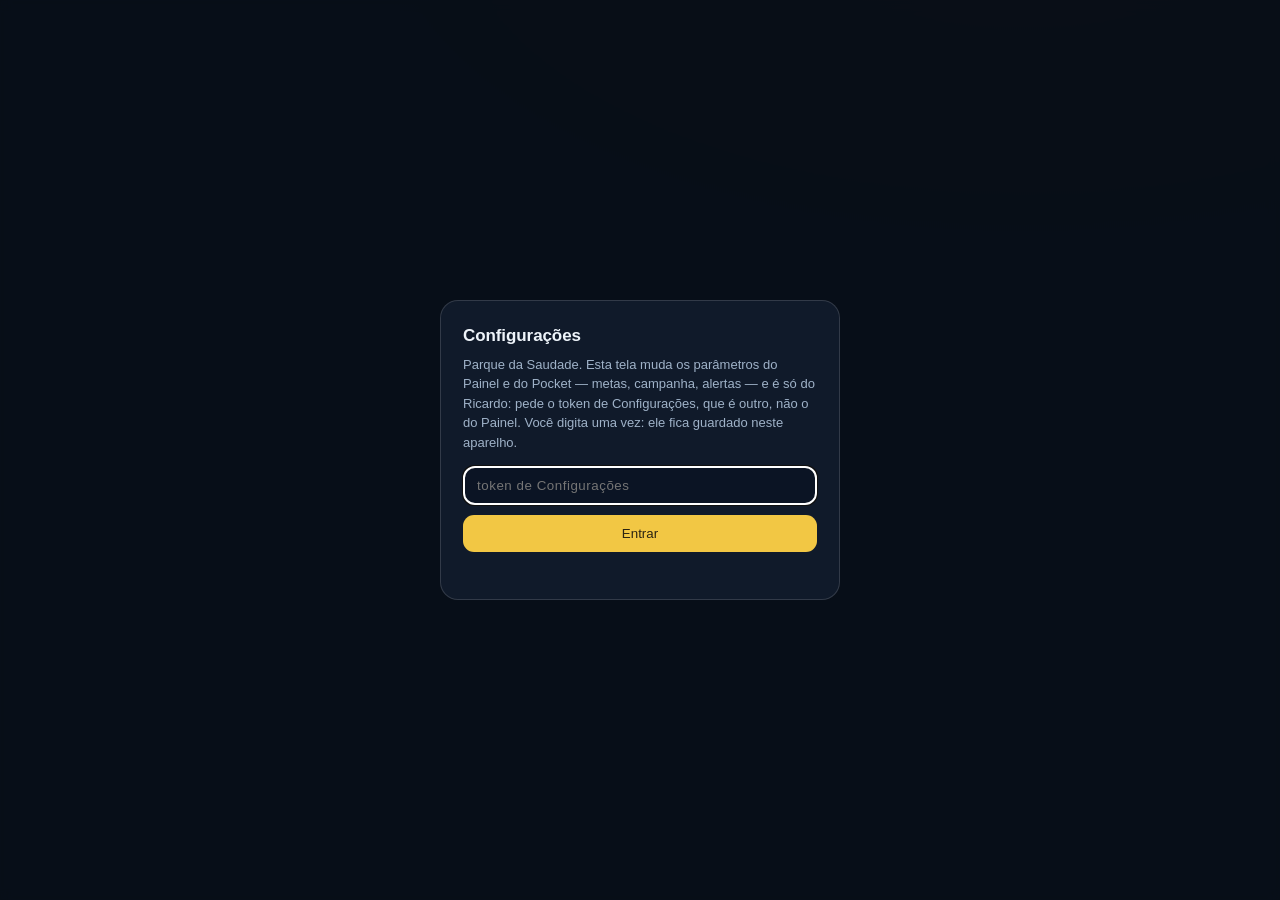
<file: docs/configuracoes/index.html>
<!DOCTYPE html>
<html lang="pt-BR">
<head>
<meta charset="UTF-8">
<meta name="viewport" content="width=device-width, initial-scale=1">
<meta name="robots" content="noindex, nofollow">
<title>Configurações — Parque da Saudade</title>
<link rel="icon" href="../favicon-32.png" sizes="32x32">
<!--
  CONFIGURAÇÕES DO COFRE DO PARQUE — tela de GESTÃO, só do Ricardo (29/09/2026).

  Edita os PARÂMETROS da aba Config do Cofre (metas, campanha, painel, estoque, alertas, cortes e
  exceções da Sanidade) — um campo por vez, com validação, confirmação nas chaves que mudam muita
  coisa, recusa de conflito e histórico (aba Config_Historico). Nunca mostra estado nem segredo: a
  lista do que aparece é uma LISTA BRANCA no Cofre (ConfigTela.gs), não "tudo que está na Config".

  SEM LAYOUT APROVADO: a casca é a da Retrospectiva (trilho à esquerda, cartões, portão de token),
  que já é a do Painel Comercial com o acento do Parque. Nenhum estilo novo além dos controles de
  formulário, desenhados com as mesmas variáveis.

  TOKEN PRÓPRIO: `hub_token_config`, que SÓ o Ricardo tem (decisão dele, 29/09). NUNCA o
  hub_token_gestao — esse é um só para três pessoas e o Cofre o recusa nesta rota. O Cofre guarda só
  o SHA-256 do token. Vai no CORPO de um POST, nunca na URL (regra 4 do CLAUDE.md). Recusado, o token
  NÃO é apagado do aparelho: ele é a única cópia até o Ricardo levá-lo para outro aparelho.

  O VALIDADOR QUE MANDA É O DO COFRE: a tela só monta o valor no formato que o Cofre espera e mostra
  a recusa dele, com o motivo. Rotas: ?app=config&fn=parametros | salvar | historico.

  SEGURANÇA: nenhum segredo neste arquivo. O repositório é público.
-->
<style>
:root{
  --bg:#0b1220;--card:rgba(255,255,255,.045);--card2:rgba(255,255,255,.03);
  --edge:rgba(255,255,255,.09);--edge2:rgba(255,255,255,.14);
  --text-1:#eef4fa;--text-2:#9fb2c8;--text-3:#64778f;
  --s1:#f2c744;--s1b:#f7d977;
  --grid:rgba(255,255,255,.07);--surface-1:#121c2c;
  --chip-bg:rgba(255,255,255,.05);
  --ok:#4ade80;--warn:#fbbf24;--crit:#f87171;
  --warn-bg:rgba(217,119,6,.14);
  --radius:16px; --rail:236px;
  --f-body:-apple-system,"Segoe UI",Roboto,Arial,sans-serif;
  --shadow:0 10px 34px rgba(0,0,0,.3);
}
*{box-sizing:border-box}
html{color-scheme:dark}
body{margin:0; color:var(--text-1); min-height:100vh;
     background:radial-gradient(1200px 600px at 80% -10%,#2b2412 0%,var(--bg) 55%) fixed;
     font:14px/1.5 var(--f-body); -webkit-font-smoothing:antialiased}
h1,h2,h3{font-weight:800; letter-spacing:-.005em; text-wrap:balance; margin:0}
a{color:var(--s1b)}
.eyebrow{font-size:10.5px; letter-spacing:.07em; text-transform:uppercase; color:var(--text-3); font-weight:700}

.shell{display:flex; min-height:100vh; align-items:stretch}
.rail{width:var(--rail); flex:0 0 var(--rail); border-right:1px solid var(--edge);
      background:var(--card2); backdrop-filter:blur(8px); padding:22px 0 28px; display:flex;
      flex-direction:column; gap:18px; position:sticky; top:0; height:100vh; overflow-y:auto}
.rail-head{padding:0 20px; display:flex; flex-direction:column; gap:5px}
.rail-head h1{font-size:18px; line-height:1.25}
.rail-head p{margin:0; font-size:11.5px; color:var(--text-3)}
.rail-voltar{margin-top:4px; font-size:11.5px; text-decoration:none; display:inline-flex;
             align-items:center; gap:5px; color:var(--text-3)}
.rail-voltar:hover{color:var(--text-1)}
.rail-group{display:flex; flex-direction:column; gap:2px}
.rail-group .eyebrow{padding:0 20px 6px}
.rail-pe{padding:0 20px; margin-top:auto; display:flex; flex-direction:column; gap:6px}
.tab{appearance:none; border:0; background:none; cursor:pointer; font-family:var(--f-body);
     font-size:13.5px; font-weight:600; color:var(--text-3); text-align:left; padding:9px 20px;
     display:flex; align-items:center; gap:9px; border-left:2px solid transparent; width:100%}
.tab:hover{color:var(--text-1); background:rgba(255,255,255,.035)}
.tab[aria-selected="true"]{color:var(--s1b); border-left-color:var(--s1); background:rgba(255,255,255,.05)}
.tab .dot{width:6px; height:6px; border-radius:50%; flex:0 0 6px; background:var(--edge2)}
.tab .n{margin-left:auto; font-size:11px; color:var(--text-3); font-variant-numeric:tabular-nums}
.tab:focus-visible{outline:2px solid var(--s1); outline-offset:-2px}
.main{flex:1 1 auto; min-width:0; padding:22px 28px 70px; max-width:1000px}

.month-head{display:flex; flex-direction:column; gap:7px; margin-bottom:20px}
.month-head h2{font-size:26px; line-height:1.15}
.month-head .sub{color:var(--text-2); font-size:13px; max-width:70ch; margin:0}
.nota-fina{font-size:12px; color:var(--text-3); margin:6px 0}
.trocar{background:none; border:none; color:var(--text-3); font:inherit; font-size:12px;
        cursor:pointer; text-decoration:underline; padding:0; text-align:left}
.trocar:hover{color:var(--text-1)}

.card{background:var(--card); border:1px solid var(--edge); border-radius:18px;
      backdrop-filter:blur(8px); box-shadow:var(--shadow); padding:15px 17px}
.campos{display:flex; flex-direction:column; gap:12px}
.campo{display:flex; flex-direction:column; gap:8px}
.campo-topo{display:flex; align-items:baseline; gap:10px; flex-wrap:wrap}
.campo-topo code{font-size:13px; font-weight:700; color:var(--text-1); overflow-wrap:anywhere}
.ajuda{margin:0; font-size:12px; color:var(--text-2); max-width:80ch; white-space:pre-wrap}
.campo-linha{display:flex; align-items:flex-start; gap:10px; flex-wrap:wrap}
.campo-controle{flex:1 1 320px; min-width:0}

.flag{font-size:11px; letter-spacing:.05em; text-transform:uppercase; font-weight:700;
      padding:3px 10px; border-radius:999px; white-space:nowrap;
      background:var(--warn-bg); color:var(--warn); border:1px solid rgba(251,191,36,.3)}
.flag.ok{background:rgba(22,163,74,.15); color:var(--ok); border-color:rgba(74,222,128,.35)}
.flag.crit{background:rgba(220,38,38,.13); color:var(--crit); border-color:rgba(248,113,113,.3)}
.flag.neutra{background:var(--chip-bg); color:var(--text-3); border-color:var(--edge)}

/* Os controles de formulário: as mesmas variáveis do portão de token. */
.inp{width:100%; padding:9px 12px; border-radius:11px; border:1px solid var(--edge2);
     background:#0b1424; color:var(--text-1); font:14px/1.35 var(--f-body)}
.inp:focus{outline:2px solid var(--s1); outline-offset:1px}
textarea.inp{min-height:84px; resize:vertical; font-family:ui-monospace,Consolas,monospace; font-size:13px}
.inp.curto{max-width:180px}
.inp.medio{max-width:320px}
.sufixo{display:inline-flex; align-items:center; gap:6px; color:var(--text-2)}
.check{display:inline-flex; align-items:center; gap:9px; cursor:pointer; font-size:13.5px; padding:6px 0}
.check input{width:18px; height:18px; accent-color:var(--s1)}
.linhas-vend{display:flex; flex-direction:column; gap:6px}
.linha-vend{display:flex; gap:6px; align-items:center}
.linha-vend .inp.nome{flex:1 1 auto}
.linha-vend .inp.num{flex:0 0 90px}

.btn{appearance:none; border:1px solid var(--edge2); background:var(--chip-bg);
     color:var(--text-1); font:700 12.5px/1.2 var(--f-body); padding:8px 14px;
     border-radius:999px; cursor:pointer; display:inline-flex; align-items:center; gap:7px; white-space:nowrap}
.btn:hover{border-color:var(--s1); color:var(--s1b)}
.btn[disabled]{opacity:.45; cursor:default; border-color:var(--edge2); color:var(--text-1)}
.btn.prim{background:var(--s1); color:#2b2412; border-color:var(--s1)}
.btn.prim:hover{color:#2b2412; background:var(--s1b)}
.btn.prim[disabled]{background:var(--chip-bg); color:var(--text-3); border-color:var(--edge2)}
.btn:focus-visible{outline:2px solid var(--s1); outline-offset:2px}
.btn.mini{padding:5px 10px; font-size:11.5px}

.estado{font-size:12.5px; color:var(--text-3); min-height:18px}
.estado.ok{color:var(--ok)} .estado.erro{color:var(--crit)}
.confirma{border:1px solid rgba(251,191,36,.35); background:var(--warn-bg); border-radius:14px;
          padding:11px 14px; display:flex; flex-direction:column; gap:9px; font-size:13px; color:#ffeccd}
.confirma b{color:var(--warn)}
.confirma .acoes{display:flex; gap:8px; flex-wrap:wrap}
.conflito{border:1px solid rgba(248,113,113,.35); background:rgba(220,38,38,.1); border-radius:14px;
          padding:11px 14px; font-size:13px; display:flex; flex-direction:column; gap:8px}
.conflito pre{margin:0; white-space:pre-wrap; font-size:12.5px; color:var(--text-1)}

.table-wrap{overflow:auto; border:1px solid var(--edge); border-radius:10px; background:var(--card2)}
table{border-collapse:collapse; width:100%; font-size:12.5px; font-variant-numeric:tabular-nums; min-width:640px}
th,td{padding:7px 10px; text-align:left; border-bottom:1px solid var(--grid); vertical-align:top}
th{font-size:10.5px; letter-spacing:.05em; text-transform:uppercase; color:var(--text-3); font-weight:700;
   border-bottom:1px solid var(--edge2); position:sticky; top:0; background:var(--surface-1); white-space:nowrap}
td.val{white-space:pre-wrap; overflow-wrap:anywhere; max-width:280px}

.tarja{border:1px solid rgba(248,113,113,.45); background:rgba(220,38,38,.12); border-radius:16px;
       padding:14px 16px; color:#ffd5d5}
.tarja .t{font-size:15px; font-weight:800; margin-bottom:4px; color:#ffb4b4}

/* portão de token (idêntico ao da Retrospectiva e da Esteira) */
.gate{position:fixed; inset:0; z-index:60; display:flex; align-items:center; justify-content:center;
      background:rgba(8,14,24,.94); backdrop-filter:blur(6px); padding:20px}
.gatebox{background:#101a2a; border:1px solid rgba(255,255,255,.14); border-radius:18px; padding:22px; max-width:400px; width:100%}
.gatebox h2{margin:0 0 6px; font-size:17px}
.gatebox p{color:var(--text-2); font-size:13px; margin:0 0 14px}
.gatebox input{width:100%; padding:11px 13px; border-radius:11px; border:1px solid rgba(255,255,255,.14);
               background:#0b1424; color:var(--text-1); font:15px/1.2 inherit; letter-spacing:.04em}
.gatebox button{width:100%; margin-top:10px; padding:11px; border-radius:11px; border:none;
                background:var(--s1); color:#2b2412; font:700 14px/1.2 inherit; cursor:pointer}
.gatebox .erro{color:var(--crit); font-size:12.5px; margin-top:9px; min-height:16px}

/* A guarda do [hidden] (regra desta casa): toda classe que declara `display` ganha o par. */
.shell[hidden],.rail[hidden],.rail-head[hidden],.rail-group[hidden],.rail-pe[hidden],.rail-voltar[hidden],
.tab[hidden],.main[hidden],.month-head[hidden],.campos[hidden],.campo[hidden],.campo-topo[hidden],
.campo-linha[hidden],.sufixo[hidden],.check[hidden],.linhas-vend[hidden],.linha-vend[hidden],
.btn[hidden],.confirma[hidden],.conflito[hidden],.gate[hidden]{display:none}

@media (max-width: 860px){
  .shell{flex-direction:column}
  .rail{width:100%; flex:0 0 auto; height:auto; position:static; border-right:0;
        border-bottom:1px solid var(--edge); padding:16px 0 10px}
  .rail-group{flex-direction:row; overflow-x:auto; gap:0; padding-bottom:2px}
  .rail-group .eyebrow{display:none}
  .rail-pe{flex-direction:row; flex-wrap:wrap; gap:12px; margin-top:0}
  .tab{width:auto; white-space:nowrap; border-left:0; border-bottom:2px solid transparent; padding:9px 14px}
  .tab[aria-selected="true"]{border-left:0; border-bottom-color:var(--s1)}
  .tab .n{margin-left:4px}
  .main{padding:20px 16px 70px}
  .month-head h2{font-size:23px}
}
@media (max-width: 640px){
  .main{padding:14px 10px 60px}
  .rail-head{padding:0 12px}
  .rail-head h1{font-size:16px}
  .tab{padding:8px 12px; font-size:13px}
  .month-head h2{font-size:20px}
  .card{padding:11px 12px}
}
@media (prefers-reduced-motion: reduce){*{animation:none !important; transition:none !important}}
html.embutido .rail-voltar{display:none !important}
html.embutido body{min-height:0}
html.embutido .shell{min-height:0}
html.embutido .rail{height:auto; position:static}
</style>
<script>
try { if (window.top !== window.self) document.documentElement.classList.add('embutido'); } catch (e) { document.documentElement.classList.add('embutido'); }
</script>
</head>
<body>

<div class="gate" id="gate">
  <div class="gatebox">
    <h2>Configurações</h2>
    <p>Parque da Saudade. Esta tela muda os parâmetros do Painel e do Pocket — metas, campanha, alertas — e é
       só do Ricardo: pede o token de Configurações, que é outro, não o do Painel. Você digita uma
       vez: ele fica guardado neste aparelho.</p>
    <input id="tk" type="password" autocomplete="off" spellcheck="false" placeholder="token de Configurações" aria-label="Token de Configurações">
    <button id="btEntrar" type="button">Entrar</button>
    <div class="erro" id="gateErro"></div>
  </div>
</div>

<div class="shell" id="app" hidden>
  <nav class="rail" aria-label="Seções">
    <div class="rail-head">
      <h1>Configurações</h1>
      <p>Parque da Saudade · parâmetros</p>
      <a class="rail-voltar" href="../">&larr; Painel Comercial</a>
    </div>
    <div class="rail-group" id="tabs" role="tablist" aria-orientation="vertical">
      <span class="eyebrow">Seções</span>
    </div>
    <div class="rail-pe">
      <button class="trocar" id="btRecarregar" type="button">Reler</button>
      <button class="trocar" id="btMostrarToken" type="button">Levar o token para outro aparelho</button>
    </div>
  </nav>
  <main class="main" id="painel" role="tabpanel"></main>
</div>

<script>
(function () {
  'use strict';
  var API = 'https://script.google.com/macros/s/AKfycbydLmUEX3g6FeojFGAcVHfNKoPsr4d9oTBUdi7GtcfsirQL6xHJM0BELVGcCrcqrICY/exec';
  var CHAVE_TOKEN = 'hub_token_config';   // PRÓPRIO — nunca o hub_token_gestao
  var HIST = '__historico';

  var $ = function (s, el) { return (el || document).querySelector(s); };
  var esc = function (s) {
    return String(s == null ? '' : s).replace(/[&<>"']/g, function (c) {
      return { '&': '&amp;', '<': '&lt;', '>': '&gt;', '"': '&quot;', "'": '&#39;' }[c];
    });
  };
  function token() { try { return localStorage.getItem(CHAVE_TOKEN) || ''; } catch (e) { return ''; } }

  /* Token no CORPO de um POST (regra 4). A entrega do /exec falha às vezes em dia ruim: a LEITURA
     tenta de novo; a GRAVAÇÃO não — quem decide repetir é a pessoa, vendo a mensagem. */
  function chamar(fn, corpo, tentativas) {
    var body = JSON.stringify(Object.assign({ token: token() }, corpo || {}));
    tentativas = tentativas || 1;
    var uma = function () {
      return new Promise(function (resolve, reject) {
        var venceu = false;
        var t = setTimeout(function () { venceu = true; reject(new Error('o servidor não respondeu em 60s')); }, 60000);
        fetch(API + '?app=config&fn=' + fn, { method: 'POST', body: body, cache: 'no-store' })
          .then(function (r) { return r.json(); })
          .then(function (j) { if (!venceu) { clearTimeout(t); resolve(j); } })
          .catch(function (e) { if (!venceu) { clearTimeout(t); reject(e); } });
      });
    };
    var tentar = function (n) {
      return uma().catch(function (e) { if (n > 1) return tentar(n - 1); throw e; });
    };
    /* codigo 'metodo' = o POST chegou ao Cofre SEM corpo (defeito de entrega do /exec, visto em
       29/09): nada rodou lá, então repetir é seguro até na gravação — uma vez, e só nesse caso. */
    return tentar(tentativas).then(function (j) {
      return j && j.codigo === 'metodo' ? tentar(1) : j;
    });
  }

  /* ══════════════════════════════ portão ══════════════════════════════ */
  function abrirPortao(msg) {
    $('#gate').hidden = false;
    $('#gateErro').textContent = msg || '';
    $('#app').hidden = true;
    setTimeout(function () { $('#tk').focus(); }, 60);
  }
  function fecharPortao() { $('#gate').hidden = true; $('#app').hidden = false; }
  $('#btEntrar').onclick = function () {
    var v = $('#tk').value.trim();
    if (!v) { $('#gateErro').textContent = 'Digite o token.'; return; }
    try { localStorage.setItem(CHAVE_TOKEN, v); } catch (e) {}
    $('#tk').value = ''; carregar();
  };
  $('#tk').addEventListener('keydown', function (e) { if (e.key === 'Enter') $('#btEntrar').click(); });
  $('#btRecarregar').onclick = function () { carregar(); };
  $('#btMostrarToken').onclick = function () {
    if (!window.confirm('Mostrar o token de Configurações na tela, para digitar em outro aparelho?\n\nQuem vir o token pode mudar os parâmetros.')) return;
    window.prompt('Token de Configurações deste aparelho (copie e digite no outro):', token());
  };

  /* ══════════════════════════════ estado ══════════════════════════════ */
  var DADOS = null;       // resposta do fn=parametros
  var SECAO = null;       // seção aberta
  var CAMPOS = {};        // chave -> {p, ler(), inicial, el}

  function carregar() {
    if (!token()) { abrirPortao(''); return; }
    fecharPortao();
    $('#painel').innerHTML = '<p class="nota-fina">Lendo os parâmetros…</p>';
    chamar('parametros', {}, 3).then(function (r) {
      if (!r || r.ok !== true) {
        if (r && r.codigo === 'token') { abrirPortao('Token recusado. Esta tela aceita só o token de Configurações do Ricardo.'); return; }
        bloqueia('O servidor respondeu, mas sem os parâmetros.', (r && r.error) || 'resposta sem dado');
        return;
      }
      DADOS = r;
      if (!SECAO || (SECAO !== HIST && r.secoes.indexOf(SECAO) < 0)) SECAO = r.secoes[0];
      montarTrilho();
      abrir(SECAO);
    }).catch(function (e) {
      bloqueia('Não consegui falar com o servidor.', (e && e.message) || String(e));
    });
  }
  function bloqueia(t, msg) {
    $('#painel').innerHTML = '<div class="tarja"><div class="t">' + esc(t) + '</div><p>' + esc(msg) + '</p></div>';
  }

  function montarTrilho() {
    var g = $('#tabs');
    g.innerHTML = '<span class="eyebrow">Seções</span>';
    DADOS.secoes.concat([HIST]).forEach(function (s) {
      var b = document.createElement('button');
      b.className = 'tab'; b.type = 'button'; b.setAttribute('role', 'tab');
      var n = s === HIST ? '' : DADOS.parametros.filter(function (p) { return p.secao === s; }).length;
      b.innerHTML = '<span class="dot"></span>' + esc(s === HIST ? 'Histórico' : s) + (n ? '<span class="n">' + n + '</span>' : '');
      b.dataset.secao = s;
      b.onclick = function () { abrir(s); };
      g.appendChild(b);
    });
  }

  var SUB = {
    'Metas': 'Meta oficial e desafio do mês (número de vendas) e a meta de cada vendedor. A meta de um mês novo aparece aqui quando a chave dele existir na Config.',
    'Campanha': 'A regra da campanha comercial que o Pocket mostra ao vendedor. Cada campo é conferido com as mesmas regras que a campanha usa para ler.',
    'Painel': 'Como o Painel conta as vendas: de onde vêm, quais contam, como os nomes aparecem e quais canais são "portas".',
    'Estoque': 'As quadras que a rota pública do Pocket (sem token) mostra.',
    'Alertas': 'As mensagens automáticas no WhatsApp. Cada interruptor liga ou desliga um envio.',
    'Cortes': 'Datas a partir das quais a PonteApp tira conclusões (contrato e boleto).',
    'Exceções da Sanidade': 'Checagens da Sanidade aceitas até uma data — uma por linha, no formato "<Checagem>: aceito até AAAA-MM-DD (motivo)".'
  };

  function abrir(s) {
    SECAO = s;
    Array.prototype.forEach.call(document.querySelectorAll('#tabs .tab'), function (b) {
      b.setAttribute('aria-selected', String(b.dataset.secao === s));
    });
    if (s === HIST) { abrirHistorico(); return; }
    CAMPOS = {};
    var m = $('#painel');
    m.innerHTML = '<div class="month-head"><span class="eyebrow">Configurações · Parque da Saudade</span>' +
      '<h2>' + esc(s) + '</h2><p class="sub">' + esc(SUB[s] || '') + '</p>' +
      '<p class="nota-fina">Cada campo se grava sozinho, no botão dele. O valor é conferido antes de gravar, e quem mudou o quê fica no Histórico.</p></div>' +
      '<div class="campos" id="campos"></div>';
    var box = $('#campos');
    DADOS.parametros.filter(function (p) { return p.secao === s; }).forEach(function (p) {
      box.appendChild(montarCampo(p));
    });
  }

  /* ══════════════════════════════ campos ══════════════════════════════ */
  function linhasDe(v) { return String(v || '').split(/;\s*|\n/).map(function (x) { return x.trim(); }).filter(Boolean); }

  /* Cada tipo: desenha o controle e sabe ler o valor dele no formato que o Cofre espera. */
  var TIPOS = {
    numero: function (p, el) {
      el.innerHTML = '<input class="inp curto" inputmode="decimal" autocomplete="off">';
      var i = $('input', el); i.value = p.valor;
      return function () { return i.value.trim(); };
    },
    inteiro: function (p, el) {
      el.innerHTML = '<span class="sufixo"><input class="inp curto" type="number" min="0" max="60" step="1"> dias úteis</span>';
      var i = $('input', el); i.value = p.valor;
      return function () { return i.value.trim(); };
    },
    percentual: function (p, el) {
      el.innerHTML = '<span class="sufixo"><input class="inp curto" inputmode="decimal" autocomplete="off"> %</span>';
      var i = $('input', el); i.value = String(p.valor).replace(/%$/, '');
      return function () { var v = i.value.trim(); return v === '' ? '' : v + '%'; };
    },
    data: function (p, el) {
      el.innerHTML = '<input class="inp medio" type="date">' + (p.vazio ? ' <button class="btn mini" type="button">Limpar</button>' : '');
      var i = $('input', el); i.value = /^\d{4}-\d{2}-\d{2}$/.test(p.valor) ? p.valor : '';
      var b = $('button', el); if (b) b.onclick = function () { i.value = ''; i.dispatchEvent(new Event('input', { bubbles: true })); };
      return function () { return i.value; };
    },
    sim_nao: function (p, el) {
      el.innerHTML = '<label class="check"><input type="checkbox"> <span></span></label>';
      var i = $('input', el), t = $('span', el);
      var rot = function () { t.textContent = i.checked ? 'Sim' : 'Não'; };
      i.checked = p.valor === 'sim'; rot(); i.addEventListener('change', rot);
      return function () { return i.checked ? 'sim' : 'nao'; };
    },
    interruptor: function (p, el) {
      el.innerHTML = '<label class="check"><input type="checkbox"> <span></span></label>';
      var i = $('input', el), t = $('span', el);
      var rot = function () { t.textContent = i.checked ? 'Ligado' : 'Desligado'; };
      i.checked = p.valor === 'true'; rot(); i.addEventListener('change', rot);
      return function () { return i.checked ? 'true' : 'false'; };
    },
    escolha: function (p, el) {
      var nomes = { nao: 'não', sim: 'sim' };
      el.innerHTML = '<select class="inp medio">' + p.opcoes.map(function (o) {
        return '<option value="' + esc(o) + '">' + esc(nomes[o] || o) + '</option>';
      }).join('') + (p.opcoes.indexOf(p.valor) < 0 ? '<option value="' + esc(p.valor) + '">' + esc(p.valor || '(vazio)') + ' — fora da lista</option>' : '') + '</select>';
      var i = $('select', el); i.value = p.valor;
      return function () { return i.value; };
    },
    texto: function (p, el) {
      el.innerHTML = '<input class="inp" autocomplete="off">';
      var i = $('input', el); i.value = p.valor;
      return function () { return i.value.trim(); };
    },
    apelido: function (p, el) { return TIPOS.texto(p, el); },
    texto_longo: function (p, el) {
      el.innerHTML = '<textarea class="inp" rows="3"></textarea>';
      var i = $('textarea', el); i.value = p.valor;
      return function () { return i.value.trim(); };
    },
    escopo: function (p, el) {
      el.innerHTML = '<textarea class="inp" rows="4" placeholder="M-19: 166, 169&#10;M-20: todos"></textarea>';
      var i = $('textarea', el); i.value = p.valor;
      return function () { return i.value.trim(); };
    },
    excecoes: function (p, el) {
      el.innerHTML = '<textarea class="inp" rows="3" placeholder="Telefone: aceito até 2026-10-31 (motivo)"></textarea>';
      var i = $('textarea', el); i.value = p.valor;
      return function () { return i.value.trim(); };
    },
    /* Listas: um item por linha na tela; o Cofre grava com "; ". */
    lista: function (p, el) {
      el.innerHTML = '<textarea class="inp" rows="3"></textarea><p class="nota-fina">Um item por linha.</p>';
      var i = $('textarea', el); i.value = linhasDe(p.valor).join('\n');
      return function () { return linhasDe(i.value).join('; '); };
    },
    portas: function (p, el) {
      el.innerHTML = '<textarea class="inp" rows="3"></textarea><p class="nota-fina">Um canal por linha, escrito como vem do Facilita.</p>';
      var i = $('textarea', el); i.value = linhasDe(p.valor).join('\n');
      return function () { return i.value.split('\n').map(function (x) { return x.trim(); }).filter(Boolean).join('; '); };
    },
    quadras: function (p, el) {
      el.innerHTML = '<textarea class="inp" rows="3"></textarea><p class="nota-fina">Uma quadra por linha (ex.: M-19).</p>';
      var i = $('textarea', el); i.value = linhasDe(p.valor).join('\n');
      return function () { return linhasDe(i.value).join('; '); };
    },
    pares: function (p, el) {
      el.innerHTML = '<textarea class="inp" rows="4" placeholder="Nome como vem do Facilita=Nome na tela"></textarea><p class="nota-fina">Um por linha: <code>Nome como vem do Facilita=Nome na tela</code>.</p>';
      var i = $('textarea', el); i.value = String(p.valor || '').split(/;\s*/).filter(Boolean).join('\n');
      return function () { return i.value.split('\n').map(function (x) { return x.trim(); }).filter(Boolean).join('; '); };
    },
    /* meta.vendedor: linhas vendedor + número; grava "Nome:nº; Nome:nº". */
    metas_vendedor: function (p, el) {
      el.innerHTML = '<div class="linhas-vend"></div><button class="btn mini mais" type="button">+ vendedor</button>';
      var box = $('.linhas-vend', el);
      var add = function (nome, n) {
        var l = document.createElement('div'); l.className = 'linha-vend';
        l.innerHTML = '<input class="inp nome" placeholder="vendedor" autocomplete="off"><input class="inp num" inputmode="decimal" placeholder="meta" autocomplete="off">' +
                      '<button class="btn mini" type="button" aria-label="Tirar esta linha">✕</button>';
        l.querySelector('.nome').value = nome || ''; l.querySelector('.num').value = n || '';
        l.querySelector('button').onclick = function () { l.remove(); box.dispatchEvent(new Event('input', { bubbles: true })); };
        box.appendChild(l);
      };
      String(p.valor || '').split(/;\s*/).filter(Boolean).forEach(function (it) {
        var j = it.lastIndexOf(':'); add(j < 0 ? it : it.slice(0, j).trim(), j < 0 ? '' : it.slice(j + 1).trim());
      });
      $('button.mais', el).onclick = function () { add('', ''); box.lastChild.querySelector('.nome').focus(); };
      return function () {
        return Array.prototype.map.call(box.querySelectorAll('.linha-vend'), function (l) {
          var nome = l.querySelector('.nome').value.trim(), n = l.querySelector('.num').value.trim();
          return nome || n ? nome + ':' + n : '';
        }).filter(Boolean).join('; ');
      };
    }
  };

  /* O que a confirmação diz, nas chaves que mudam muita coisa. */
  function efeito(p, novo) {
    var k = p.chave;
    if (k === 'painel.fonte_vendas') return 'Muda de onde vêm TODAS as vendas do Painel inteiro (Executivo, Retrospectiva, Pocket): <b>' + esc(novo) + '</b>. ambas = CRM Facilita + lançamentos manuais; facilita = só o CRM; vendas = só a aba Vendas (congelada desde 19/09).';
    if (k === 'painel.so_confirmadas') return novo === 'sim'
      ? 'O Painel inteiro passa a contar <b>só as vendas confirmadas</b> (com comprovante): os números de todos os meses podem cair.'
      : 'O Painel inteiro volta a contar <b>todas as vendas</b>, confirmadas ou não.';
    if (k === 'campanha.ativa') return novo === 'sim'
      ? 'A campanha <b>liga</b>: o Pocket passa a mostrar o desconto a todos os vendedores (rota pública), se as datas e o escopo estiverem certos.'
      : 'A campanha <b>desliga</b>: o Pocket deixa de mostrar o desconto a todos os vendedores.';
    if (k === 'estoque.quadras_publicas') {
      var a = linhasDe(p.valor), b = linhasDe(novo);
      var entra = b.filter(function (x) { return a.indexOf(x) < 0; }), sai = a.filter(function (x) { return b.indexOf(x) < 0; });
      return 'A rota pública do Pocket (sem token) passa a mostrar as quadras <b>' + esc(b.join(', ')) + '</b>.' +
        (entra.length ? ' Entra: <b>' + esc(entra.join(', ')) + '</b>.' : '') + (sai.length ? ' Sai: <b>' + esc(sai.join(', ')) + '</b>.' : '');
    }
    var alertas = {
      'alertas.ativo': 'todos os alertas no WhatsApp (chave geral)',
      'alertas.parcial.ativo': 'o parcial do dia no WhatsApp',
      'alertas.ponteapp.ativo': 'o alerta de lentidão da PonteApp no WhatsApp',
      'alertas.resumo_ponteapp.ativo': 'o resumo diário da PonteApp no WhatsApp'
    };
    if (alertas[k]) return (novo === 'true' ? '<b>Liga</b> ' : '<b>Desliga</b> ') + esc(alertas[k]) + '. Vale a partir do próximo envio.';
    return 'Esta chave muda muita coisa de uma vez.';
  }

  function montarCampo(p) {
    var c = document.createElement('div');
    c.className = 'card campo';
    c.innerHTML =
      '<div class="campo-topo"><code>' + esc(p.chave) + '</code>' +
        (p.sensivel ? '<span class="flag">pede confirmação</span>' : '') +
        (p.aviso ? '<span class="flag crit">valor de hoje fora do formato</span>' : '') + '</div>' +
      (p.observacao ? '<p class="ajuda">' + esc(p.observacao) + '</p>' : '') +
      (p.aviso ? '<p class="ajuda" style="color:var(--crit)">' + esc(p.aviso) + '</p>' : '') +
      '<div class="campo-linha"><div class="campo-controle"></div>' +
        '<button class="btn prim salvar" type="button" disabled>Salvar</button>' +
        '<button class="btn desfazer" type="button" hidden>Desfazer</button></div>' +
      '<div class="confirma" hidden></div><div class="conflito" hidden></div>' +
      '<div class="estado"></div>';
    var ctl = $('.campo-controle', c);
    var ler = TIPOS[p.tipo] ? TIPOS[p.tipo](p, ctl) : TIPOS.texto(p, ctl);
    var reg = { p: p, ler: ler, inicial: ler(), el: c };
    CAMPOS[p.chave] = reg;
    var btS = $('.salvar', c), btD = $('.desfazer', c), est = $('.estado', c);
    var mudou = function () {
      var sujo = reg.ler() !== reg.inicial;
      btS.disabled = !sujo; btD.hidden = !sujo;
      if (sujo) { est.className = 'estado'; est.textContent = 'Alterado — ainda não gravado.'; }
      else if (est.textContent === 'Alterado — ainda não gravado.') est.textContent = '';
      $('.confirma', c).hidden = true;
    };
    c.addEventListener('input', mudou);
    c.addEventListener('change', mudou);
    btD.onclick = function () { refazer(p.chave, p.valor, ''); };
    btS.onclick = function () {
      var novo = reg.ler();
      if (p.sensivel) {
        var cf = $('.confirma', c);
        cf.innerHTML = '<div>' + efeito(p, novo) + '</div><div class="acoes">' +
          '<button class="btn prim" type="button">Confirmar e gravar</button><button class="btn" type="button">Cancelar</button></div>';
        cf.hidden = false;
        var bs = cf.querySelectorAll('button');
        bs[0].onclick = function () { cf.hidden = true; gravar(reg, novo); };
        bs[1].onclick = function () { cf.hidden = true; };
        return;
      }
      gravar(reg, novo);
    };
    return c;
  }

  /* Redesenha um campo com o valor que o Cofre tem agora. */
  function refazer(chave, valor, msg, classe) {
    var reg = CAMPOS[chave]; if (!reg) return;
    reg.p.valor = valor; delete reg.p.aviso;
    var novo = montarCampo(reg.p);
    reg.el.replaceWith(novo);
    if (msg) { var e = $('.estado', novo); e.className = 'estado ' + (classe || ''); e.textContent = msg; }
  }

  function gravar(reg, novo) {
    var c = reg.el, est = $('.estado', c), btS = $('.salvar', c);
    btS.disabled = true; est.className = 'estado'; est.textContent = 'Gravando…';
    chamar('salvar', { chave: reg.p.chave, valor_anterior: reg.p.valor, valor_novo: novo }).then(function (r) {
      if (r && r.ok) {
        var hora = r.quando ? r.quando.slice(11, 16) : '';
        refazer(reg.p.chave, r.valor_gravado, r.sem_mudanca ? 'Nada a gravar: este já era o valor.' : 'Gravado' + (hora ? ' às ' + hora : '') + '. Está no Histórico.', 'ok');
        return;
      }
      if (r && r.codigo === 'conflito') {
        var cf = $('.conflito', c);
        cf.innerHTML = '<div><b>Mudou desde que você abriu a tela — nada foi gravado.</b> O valor gravado agora é:</div>' +
          '<pre>' + esc(r.valor_atual === '' ? '(vazio)' : r.valor_atual) + '</pre>' +
          '<div><button class="btn" type="button">Usar o valor de agora</button></div>';
        cf.hidden = false;
        cf.querySelector('button').onclick = function () { refazer(reg.p.chave, r.valor_atual, 'Mostrando o valor gravado agora. Mude de novo, se quiser.'); };
        est.textContent = ''; btS.disabled = false;
        return;
      }
      if (r && r.codigo === 'token') { abrirPortao('Token recusado. Esta tela aceita só o token de Configurações do Ricardo.'); return; }
      est.className = 'estado erro';
      est.textContent = 'Não gravou: ' + ((r && r.error) || 'o servidor respondeu sem dizer por quê') + '.';
      btS.disabled = false;
    }).catch(function (e) {
      est.className = 'estado erro';
      est.textContent = 'Sem resposta do servidor (' + ((e && e.message) || e) + '). Pode ter gravado ou não: toque em "Reler" antes de tentar de novo.';
      btS.disabled = false;
    });
  }

  /* ══════════════════════════════ histórico ══════════════════════════════ */
  function abrirHistorico() {
    var m = $('#painel');
    m.innerHTML = '<div class="month-head"><span class="eyebrow">Configurações · Parque da Saudade</span><h2>Histórico</h2>' +
      '<p class="sub">As últimas 50 mudanças feitas por esta tela Mudança feita direto na planilha não aparece aqui.</p></div>' +
      '<p class="nota-fina" id="histMsg">Lendo…</p><div id="histTab"></div>';
    chamar('historico', {}, 3).then(function (r) {
      if (!r || !r.ok) { $('#histMsg').textContent = 'Não li o histórico: ' + ((r && r.error) || 'sem resposta'); return; }
      if (!r.linhas.length) { $('#histMsg').textContent = 'Nenhuma mudança registrada ainda.'; return; }
      $('#histMsg').textContent = r.total > r.linhas.length ? 'Mostrando ' + r.linhas.length + ' de ' + r.total + ' linhas.' : r.linhas.length + ' linha(s).';
      $('#histTab').innerHTML = '<div class="table-wrap"><table><thead><tr><th>Quando</th><th>Quem</th><th>Chave</th><th>Antes</th><th>Depois</th></tr></thead><tbody>' +
        r.linhas.map(function (l) {
          return '<tr><td>' + esc(l.quando) + '</td><td>' + esc(l.quem) + '</td><td><code>' + esc(l.chave) + '</code></td>' +
                 '<td class="val">' + esc(l.antes) + '</td><td class="val">' + esc(l.depois) + '</td></tr>';
        }).join('') + '</tbody></table></div>';
    }).catch(function (e) { $('#histMsg').textContent = 'Sem resposta do servidor: ' + ((e && e.message) || e); });
  }

  carregar();
})();
</script>
</body>
</html>
</file>
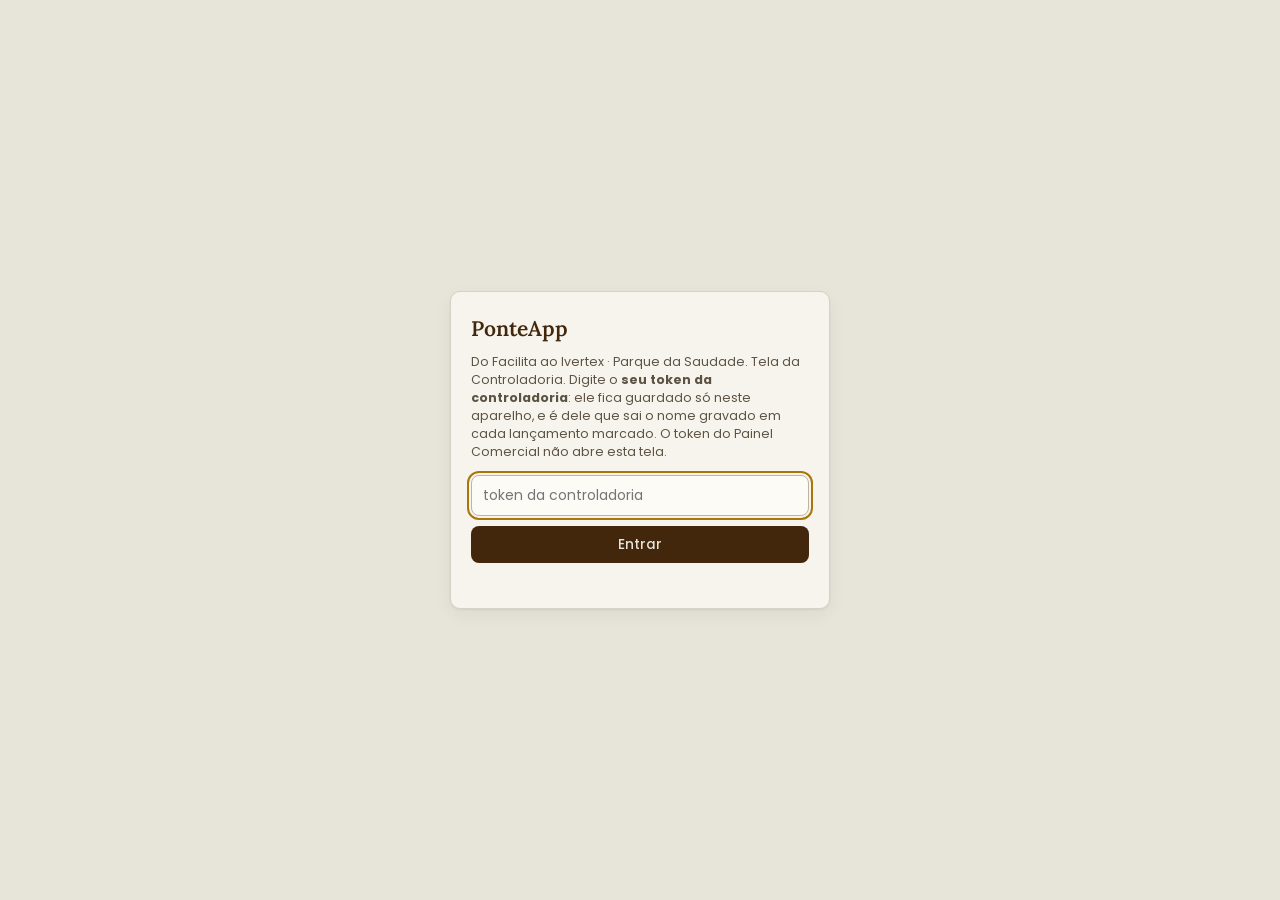
<file: docs/controladoria/index.html>
<!DOCTYPE html>
<html lang="pt-BR">
<head>
<meta charset="UTF-8">
<meta name="viewport" content="width=device-width, initial-scale=1, viewport-fit=cover">
<meta name="robots" content="noindex, nofollow">
<meta name="referrer" content="no-referrer">
<title>PonteApp - Do Facilita ao Ivertex · Parque da Saudade</title>
<link rel="icon" href="../favicon-32.png" sizes="32x32">
<!--
  PONTEAPP - Do Facilita ao Ivertex · Parque da Saudade (19/09/2026). Nasceu com o nome
  "Contratos e Lançamentos" (o do artefato); rebatizada PonteApp pelo Ricardo na mesma noite.
  Tela da CONTROLADORIA. Backend: cofre/Controladoria.gs (?app=controladoria).

  ORIGEM DO LAYOUT: o artefato aprovado SFDV5htMaHURiCe6MkzGhL (claude.ai), que virou REGISTRO
  no dia em que esta página subiu. A estrutura é dele — cabeçalho com os carimbos, filtros em
  pílula (competência, situação) e caixas de seleção (vendedor, modalidade), cinco cartões,
  as três pernas de tempo, as duas trilhas, a tabela com linha que abre e o interruptor
  "Lançar". Cores e fontes também são as dele. O que a implementação fez DIFERENTE está no
  doc do artefato e no INFRA.

  A REGRA QUE MANDA NO DESENHO (Ricardo, 19/09): negócio que chega à Proposta já pagou a
  entrada, e a venda é lançada no Ivertex SEM esperar contrato assinado. Lançamento e
  assinatura são TRILHAS INDEPENDENTES. Não há selo `Confirmada`, nem etapa como filtro.

  POR QUE A TELA EXISTE: "proteger o comercial, mostrando que estamos fazendo nossa parte".
  Por isso o tempo é POR PERNA, COM DONO, sempre MEDIANA, e toda mediana vem com o que está
  EM ABERTO (quantos, e há quantos dias o mais antigo — vermelho a partir de 7). Contrato que
  nunca assinou não entra em mediana nenhuma.

  TODAS AS CONTAS RODAM AQUI, sobre as linhas cruas: é o que faz o filtro de vendedor e de
  modalidade valer para cartões, pernas e trilhas — não só para a tabela.

  🔒 DADO PESSOAL: a rota devolve CPF, contato e endereço das vendas DO MÊS pedido (única porta
  da Vendas_Facilita_Pessoal, autorizada para esta tela e só para ela). Por isso esta página
  NÃO guarda nada do que recebe: nem localStorage, nem sessionStorage, nem cópia para abrir
  rápido (o Painel arranca de cópia local desde 01/09; esta tela NÃO pode). O fetch vai com
  cache:'no-store'. (19/09 noite, aprovado pelo Ricardo: os meses já abertos ficam na MEMÓRIA
  da página — variável MEMO —, que morre com a aba; trocar de mês não refaz a busca, e o botão
  "Recarregar" esvazia a memória. Memória não é cópia local: nada vai para disco.)
  O único item no localStorage é o token (`hub_token_controladoria`) —
  PRÓPRIO, nunca o `hub_token_gestao`, que é um só para três pessoas.

  (19/09, tarde) CORTE DA D4SIGN E FILA INTEIRA — decisão do Ricardo, opção (a):
   - venda SEM DOCUMENTO CASADO e ANTERIOR ao `corte_d4sign` (Config d4sign.corte, hoje
     2026-08-12, quando começa o cofre da D4Sign) está FORA DO ALCANCE DO ESPELHO: pílula
     neutra, fora do balde "sem contrato", fora do "em aberto" do Comercial e do KPI
     "lançadas sem contrato assinado". Venda COM documento casado mostra o estado real,
     qualquer que seja a data — o corte governa só a conclusão negativa.
   - "Competência é para dinheiro; fila é para hoje": a trilha de contrato, o cartão
     "Aguardando assinatura", a perna enviado→assinado e as pílulas "Aguardando" e "Sem
     contrato" contam a FILA INTEIRA (a partir do corte), e a tela diz isso onde o número
     aparece. Vendas no recorte, a lançar, lançadas, perna Comercial e perna Controladoria
     continuam obedecendo à competência. As vendas da fila fora do recorte vêm SEM dado pessoal.

  (19/09, noite) REFERÊNCIA IVERTEX NO CLIQUE: Facilita e Ivertex não se falam e não têm
  identificador comum. O campo curto ao lado de "Hoje" / "Outro dia…" captura o nº do contrato
  no ERP (P20444) e, pelo trabalho do dia, constrói a correspondência Facilita <-> Ivertex.
  NÃO É OBRIGATÓRIO, de propósito: campo obrigatório faz a pessoa parar de clicar. Foco e
  Enter para confirmar (o lançamento é repetitivo: depois de gravar, o foco vai para a
  próxima venda); caixa alta automática; venda lançada sem referência mostra um aviso
  discreto e deixa preencher sem desmarcar. Rodapé: "N de M lançamentos com referência".

  (19/09, noite) A BANCADA — bloco de pagamento no detalhe da venda: valor · plano ·
  vencimentos · contrato, com "copiar" POR CAMPO (formulário de ERP se preenche campo a campo).
  O carnê (_Parcelas) continua fora. A linha de juros é SUGESTÃO, nunca afirmação: a regra do
  Parque (COM JUROS = 22 a 72x) acerta 87% contra o relatório do Ivertex (268 de 308), e no ERP
  isso é o PRODUTO escolhido no cadastro. `Nº Parcelas` é o "Nx" do produto e SOMA todos os
  planos (entrada e ato incluídos) — por isso plano composto ganha um "confira".

  (19/09, noite) "VER TUDO": botão no detalhe da venda abre um modal com tudo o que o Cofre
  tem DAQUELA venda, buscado NA HORA DO CLIQUE (?app=controladoria&fn=venda&deal=N) — a carga
  do mês não engorda e a tela não vira consulta da base. Listas fechadas no servidor (coluna
  nova não aparece sozinha). Fechar o modal apaga o conteúdo dele: nada fica guardado.
  (22/09, decisão do Ricardo, revogando a de 19/09) RG e NASCIMENTO SAEM: "todos os dados devem
  estar disponíveis pro boleto e Ivertex". Aparecem logo depois do CPF, no detalhe e no "ver
  tudo", com copiar. O servidor manda o nascimento em AAAA-MM-DD; a tela mostra e COPIA
  dd/mm/aaaa (o formato dos portais). Valor que não é data válida vem cru e ganha "confira".

  AS TRÊS DEFESAS:
   1. o carimbo exibido é o DA FOTO (`facilita.ultima_importacao` para as vendas,
      `d4sign.ultima_passada` para os contratos), nunca a hora do fetch — com tarja quando
      envelhece. A passada da D4Sign é diária às 8h e só roda com o PC do Ricardo ligado.
   2. `truncado` true OU AUSENTE bloqueia o desenho inteiro.
   3. a lista de fases é ORDEM, não filtro: fase que a D4Sign criar depois aparece com o
      rótulo dela, listrada, e uma invariante avisa se as contagens não fecharem.
   (22/09) BOLETOS — layout do artefato WUuWtAz6zm8we7cQkvz4zS (REGISTRO desde que esta página
   subiu). O controle de envio de boleto sai da aba `Boletos` da Controle de Vendas e entra aqui:
   a coluna BOLETO na tabela de vendas (último enviado e próximo a vencer, abre o modal) e a aba
   BOLETOS DO MÊS (mês de VENCIMENTO, não a competência; marcação em lote). O modal busca a venda
   na hora (?fn=venda: cadastro + carnê inteiro) e grava por Deal ID + Nº Parcela. Só é boleto o
   que é `monthly · Boleto` (e `monthly · (indefinido)`, marcado "confira"). Numeração do
   Facilita (2/72). Sem `boleto.corte` na Config, tarja amarela e nenhum atraso calculado.
   Nada disto vai para disco: memória da página, como o resto.
   4. (22/09) o RECIBO DE ESCRITA: a rota devolve `contagem` [{aba, esperado, lido}] — o nº de
      linhas que a importação diz ter gravado × o que foi lido. Diferente, ou ausente, bloqueia
      o desenho inteiro (e o "ver tudo"): é a aba lida no meio da regravação.

  (24/09) A TELA AGUENTA O COFRE INSTÁVEL — diagnóstico em `02-parque-da-saudade/sistemas/PonteApp —
  diagnóstico e plano para a estreia (24-09-2026).md`. Dava "o Cofre não respondeu em 60s": a rota
  custava 20 s e a ENTREGA do /exec oscila (medido: respostas prontas chegando em 60–120 s, ou
  trocadas pela página de erro do Google — 21% dos pings numa manhã).
   - api(): UMA porta de rede. Espera até 2 min com contador; página de erro ou rede caída → tenta
     de novo sozinha (3×); recibo diferente → espera 20 s e busca de novo. Quem decide é o `codigo`
     da resposta: só `token` desloga e apaga o token (antes, qualquer erro com a palavra "token").
   - Cada carga numerada (vale o último clique, não a última resposta); Recarregar não empilha.
   - Gravação redesenha SÓ a linha dela; a que sai do filtro fica no lugar, apagada; o foco só anda
     se ainda estiver na linha marcada. `visto` vai junto: se outra pessoa mexeu na venda ou na
     parcela depois, o Cofre devolve `conflito` e a linha diz quem — "Gravar a minha mesmo assim".
   - Prazo de gravação estourado diz "não sei se gravou — repetir é seguro"; resultado que chega
     com o modal fechado vira aviso no canto.
-->
<link rel="preconnect" href="https://fonts.googleapis.com">
<link rel="preconnect" href="https://fonts.gstatic.com" crossorigin>
<link rel="stylesheet" href="https://fonts.googleapis.com/css2?family=Lora:ital,wght@0,500;0,600;1,500&family=Poppins:wght@300;400;500;600&display=swap">
<style>
:root{
  --ground:#E7E4DA; --surface:#F6F4EC; --surface-2:#FCFBF6;
  --line:#D7D2C3; --line-strong:#BCB5A2;
  --ink:#2E2419; --ink-2:#5C5244; --ink-3:#8A806F;
  --brand:#42270C; --accent:#A8760A; --accent-soft:#F1E3C0;
  --ok:#4C6B45; --ok-soft:#DCE5D5;
  --warn:#AE7810; --warn-soft:#F7E9C9;
  --crit:#993923; --crit-soft:#F4DCD4;
  --mute-soft:#E3DFD2;
  --shadow:0 1px 2px rgba(46,36,25,.07), 0 6px 18px rgba(46,36,25,.05);
  --r:10px;
  --mono:"Poppins",ui-sans-serif,system-ui,sans-serif;
  color-scheme:light;
}
/* Tema SÓ claro, por decisão do Ricardo (19/09): o escuro do artefato saiu. */
*{box-sizing:border-box}
html{scroll-padding-top:env(safe-area-inset-top,0px)}
body{margin:0;background:var(--ground);color:var(--ink);font:14px/1.45 var(--mono);font-weight:400;
  -webkit-font-smoothing:antialiased;padding-bottom:env(safe-area-inset-bottom,0px)}
[hidden]{display:none!important}
.wrap{max-width:1180px;margin:0 auto;padding-inline:16px;padding-block:0 40px}
h1,h2,h3{margin:0;font-family:"Lora",Georgia,serif;font-weight:600;text-wrap:balance}

/* ---- cabeçalho ---- */
header{position:sticky;top:env(safe-area-inset-top,0px);z-index:20;background:var(--ground);
  border-bottom:1px solid var(--line)}
.head{max-width:1180px;margin:0 auto;padding:14px 16px 12px;display:flex;flex-wrap:wrap;
  gap:12px 20px;align-items:baseline;justify-content:space-between}
.head h1{font-size:23px;letter-spacing:-.01em;color:var(--brand)}
.head .sub{font-size:12px;color:var(--ink-3);margin-top:2px}
/* (28/09) a frase do paliativo sob o nome: o bloco do título encolhe e ela quebra dentro dele,
   para os carimbos seguirem à direita (sem isso a largura da frase empurrava todos para baixo) */
.head > div:first-child{flex:1 1 300px;min-width:0}
.stamps{display:flex;gap:16px;flex-wrap:wrap;font-size:11.5px;color:var(--ink-3)}
.stamps b{display:block;color:var(--ink-2);font-weight:500;font-size:12px;
  font-variant-numeric:tabular-nums}
.stamps{align-items:center}
.stamps .old b{color:var(--warn)}
.stamps .chip{padding:4px 11px;font-size:12px}

/* ---- avisos (tarjas) ---- */
#avisos:empty,#avisosB:empty{display:none}
#avisos,#avisosB{display:grid;gap:8px;margin-top:14px}
.tarja{border:1px solid var(--crit);background:var(--crit-soft);color:var(--ink);
  border-radius:var(--r);padding:11px 14px;font-size:13px}
.tarja .t{font-weight:600;color:var(--crit);margin-bottom:2px}
.tarja.amarela{border-color:var(--warn);background:var(--warn-soft)}
.tarja.amarela .t{color:var(--warn)}
.tarja p{margin:3px 0}
.tarja code{font-size:12px}
.lendo{margin:26px 0;color:var(--ink-3);font-size:13px}

/* ---- filtros ---- */
.filters{display:flex;flex-wrap:wrap;gap:8px;align-items:center;
  padding:14px 0 16px;border-bottom:1px solid var(--line)}
.fgroup{display:flex;gap:6px;align-items:center;flex-wrap:wrap}
.flabel{font-size:11px;text-transform:uppercase;letter-spacing:.07em;color:var(--ink-3);
  margin-right:2px}
.chip{border:1px solid var(--line-strong);background:transparent;color:var(--ink-2);
  font:inherit;font-size:12.5px;padding:5px 11px;border-radius:999px;cursor:pointer}
.chip:hover{border-color:var(--accent);color:var(--ink)}
.chip[aria-pressed="true"]{background:var(--brand);border-color:var(--brand);color:var(--ground)}
.chip .n{opacity:.65;margin-left:5px;font-variant-numeric:tabular-nums}
select{font:inherit;font-size:12.5px;padding:5px 9px;border-radius:8px;
  border:1px solid var(--line-strong);background:var(--surface-2);color:var(--ink)}
.spacer{flex:1 1 20px}
/* como o dado se atualiza — discreto, no topo */
.ritmo{margin:10px 0 0;font-size:11px;line-height:1.5;color:var(--ink-3)}
.ritmo b{font-weight:500;color:var(--ink-2)}
/* o número que ignora a competência diz isso onde aparece */
.escopo{font-size:10.5px;color:var(--ink-3);font-style:italic;margin-top:2px}
#escopoTab{margin:24px 0 -16px}
button:focus-visible,select:focus-visible,.row-head:focus-visible,input:focus-visible{outline:2px solid var(--accent);
  outline-offset:2px}

/* ---- KPIs ---- */
.kpis{display:grid;grid-template-columns:repeat(auto-fit,minmax(178px,1fr));gap:10px;
  margin:18px 0 0}
.kpi{background:var(--surface);border:1px solid var(--line);border-radius:var(--r);
  padding:13px 14px 12px}
.kpi.lead{background:var(--surface-2);border-color:var(--line-strong);box-shadow:var(--shadow)}
.kpi .k{font-size:11px;text-transform:uppercase;letter-spacing:.07em;color:var(--ink-3)}
.kpi .v{font-family:"Lora",Georgia,serif;font-size:29px;line-height:1.12;margin-top:5px;
  font-variant-numeric:tabular-nums;color:var(--ink)}
.kpi .v small{font-size:15px;color:var(--ink-3);font-family:var(--mono);margin-left:3px}
.kpi .f{font-size:12px;color:var(--ink-2);margin-top:4px;font-variant-numeric:tabular-nums}
.kpi .f.alert{color:var(--crit);font-weight:500}
.kpi .f.warn{color:var(--warn);font-weight:500}

.semleitura{background:var(--surface);border:1px dashed var(--line-strong);border-radius:var(--r);
  padding:12px 14px;font-size:12.5px;color:var(--ink-2)}
.semleitura b{color:var(--warn)}


/* ---- tabela ---- */
.tablewrap{margin-top:24px;background:var(--surface);border:1px solid var(--line);
  border-radius:var(--r);overflow:hidden}
.thead,.row-head{display:grid;
  /* (28/09) As três últimas colunas estavam se atropelando: a pílula do Contrato não cabia e
     invadia o Ivertex, cujo campo ocupava a largura inteira e jogava os botões para uma segunda
     fila. Agora cada uma tem largura própria, um fio as separa, e TUDO começa na mesma linha de
     cima (align-items:start) — antes cada célula flutuava na altura do seu próprio conteúdo. */
  grid-template-columns:22px 96px minmax(140px,1.2fr) 86px 62px 88px minmax(180px,1fr) 168px 196px;
  gap:10px;align-items:start}
/* célula de grade não encolhe abaixo do conteúdo sem isto — era o que deixava a pílula
   do Contrato passar por cima da coluna do Ivertex */
.thead > div,.row-head > span{min-width:0}
.thead{padding:9px 14px;background:var(--surface-2);border-bottom:1px solid var(--line);
  font-size:10.5px;text-transform:uppercase;letter-spacing:.07em;color:var(--ink-3)}
.scroller{overflow-x:auto}
.scroller>*{min-width:1146px}
.row{border-bottom:1px solid var(--line);display:block}
.row:last-child{border-bottom:0}
.row-head{width:100%;text-align:left;font:inherit;color:inherit;background:transparent;
  border:0;padding:12px 14px;cursor:pointer}
.row-head:hover{background:var(--surface-2)}
.row[data-open="true"] .row-head{background:var(--surface-2)}
.caret{color:var(--ink-3);font-size:11px;transition:transform .15s}
.row[data-open="true"] .caret{transform:rotate(90deg)}
.jaz{font-weight:500;font-variant-numeric:tabular-nums;letter-spacing:.01em}
.cli{color:var(--ink);overflow:hidden;text-overflow:ellipsis;white-space:nowrap}
.cli span{display:block;font-size:11.5px;color:var(--ink-3)}
.num{font-variant-numeric:tabular-nums;font-size:13px}
.dim{color:var(--ink-2);font-size:12.5px}

/* ---- as três colunas do fim: ESTADO (contrato) · AÇÃO (Ivertex) · AÇÃO (boleto) ----
   Cada uma com o mesmo ritmo por dentro: estado em cima, detalhe abaixo, botão no fim. O fio
   à esquerda das duas de ação separa o que a tela SABE do que a pessoa FAZ. */
.ctc{display:flex;flex-direction:column;gap:4px;align-items:flex-start}
.thead > div:nth-child(8),.thead > div:nth-child(9),
.row-head > .ivc,.row-head > .bolc{border-left:1px solid var(--line);padding-left:12px;align-self:stretch}
.row-head .pill{white-space:normal}      /* a pílula quebra DENTRO da coluna dela */
.ctc .sig{margin-top:1px}
.ctc .sigtxt{margin-top:0}

/* estado do contrato */
.pill{display:inline-flex;align-items:center;gap:6px;border-radius:999px;padding:3px 9px;
  font-size:11.5px;font-weight:500;white-space:nowrap}
.pill i{width:7px;height:7px;border-radius:50%;flex:none}
.p-crit{background:var(--crit-soft);color:var(--crit)} .p-crit i{background:var(--crit)}
.p-warn{background:var(--warn-soft);color:var(--warn)} .p-warn i{background:var(--warn)}
.p-ok{background:var(--ok-soft);color:var(--ok)} .p-ok i{background:var(--ok)}
.p-mute{background:var(--mute-soft);color:var(--ink-2)} .p-mute i{background:var(--ink-3)}
.sig{display:flex;gap:3px;margin-top:5px}
.sig b{width:15px;height:4px;border-radius:2px;background:var(--mute-soft);display:block}
.sig b.on{background:var(--ok)}
.sigtxt{font-size:11px;color:var(--ink-3);margin-top:3px;font-variant-numeric:tabular-nums;display:block}
.fraco{font-style:italic;opacity:.85}

/* toggle ivertex */
.tog{display:inline-flex;align-items:center;gap:8px;border:1px solid var(--line-strong);
  background:var(--surface-2);border-radius:999px;padding:4px 10px 4px 5px;cursor:pointer;
  font:inherit;font-size:12px;color:var(--ink-2);text-align:left}
.tog:hover{border-color:var(--accent)}
.tog:disabled{opacity:.6;cursor:progress}
.tog .sw{width:28px;height:16px;border-radius:999px;background:var(--mute-soft);
  position:relative;flex:none;transition:background .15s}
.tog .sw::after{content:"";position:absolute;top:2px;left:2px;width:12px;height:12px;
  border-radius:50%;background:var(--surface-2);box-shadow:0 1px 2px rgba(0,0,0,.25);
  transition:transform .15s}
.tog[aria-pressed="true"]{background:var(--ok-soft);border-color:var(--ok);color:var(--ok);
  font-weight:500}
.tog[aria-pressed="true"] .sw{background:var(--ok)}
.tog[aria-pressed="true"] .sw::after{transform:translateX(12px)}
.tog small{display:block;font-size:10.5px;opacity:.8;font-weight:400}
.tog small.erro{color:var(--crit);opacity:1}

/* lançar: "Hoje" ou a data real */
.ivbox{display:flex;flex-direction:column;gap:5px;align-items:flex-start;width:100%}
/* os dois botões ficam lado a lado, sempre: em duas filas a coluna dobrava de altura */
.ivrow{display:flex;gap:5px;flex-wrap:nowrap}
.ivb{font:inherit;font-size:11.5px;padding:4px 9px;border-radius:999px;cursor:pointer;
  white-space:nowrap;border:1px solid var(--line-strong);background:var(--surface-2);color:var(--ink-2)}
.ivb:hover{border-color:var(--accent);color:var(--ink)}
.ivb.pri{background:var(--brand);border-color:var(--brand);color:var(--ground)}
.ivb.del{color:var(--crit)}
.ivb:disabled{opacity:.6;cursor:progress}
.ivbox input[type=date]{font:inherit;font-size:12px;padding:3px 6px;border-radius:8px;width:100%;
  border:1px solid var(--line-strong);background:var(--surface-2);color:var(--ink)}
.ivmsg{font-size:10.5px;color:var(--ink-3)}
.ivmsg.erro{color:var(--crit)}
.ivmsg.aviso{color:var(--warn)}
.ivbox input.ivref{font:inherit;font-size:12px;padding:4px 8px;border-radius:8px;width:100%;
  text-transform:uppercase;letter-spacing:.04em;font-variant-numeric:tabular-nums;
  border:1px solid var(--line-strong);background:var(--surface-2);color:var(--ink)}
.ivbox input.ivref::placeholder{text-transform:none;letter-spacing:0;color:var(--ink-3)}
.ivref-ok{font-size:11px;color:var(--ink-2);font-variant-numeric:tabular-nums;letter-spacing:.03em}
.ivlinha{display:flex;gap:5px;width:100%;align-items:center}
.ivlinha input.ivref{flex:1 1 auto;min-width:0}

/* ---- (29/09) a OBSERVAÇÃO da venda: uma faixa na própria linha, da coluna Jazigo até o fim ----
   Sempre à vista, sem clicar. Faixa e não 10ª coluna: a tabela já ocupa a largura inteira da página
   (1146 px de 1148) e uma coluna a mais ficaria atrás da rolagem lateral — "sempre visível" era a regra. */
.row-head > .obc{grid-column:2/-1;display:flex;align-items:baseline;flex-wrap:wrap;gap:3px 8px;
  margin-top:-5px;min-width:0;cursor:default;font-size:12.5px}
.obrot{font-size:10.5px;text-transform:uppercase;letter-spacing:.07em;color:var(--ink-3);flex:none}
.obtxt{font:inherit;color:var(--ink);background:var(--accent-soft);border:0;border-radius:6px;padding:2px 8px;
  text-align:left;cursor:text;white-space:normal;overflow-wrap:anywhere;max-width:100%;line-height:1.45}
.obtxt:hover{box-shadow:inset 0 0 0 1px var(--accent)}
.obquem{font-size:11px;color:var(--ink-3);white-space:nowrap}
.obadd{font:inherit;font-size:11.5px;color:var(--ink-3);background:transparent;border:0;padding:0;cursor:pointer}
.obadd:hover{color:var(--accent);text-decoration:underline}
.obed{flex:1 1 360px;display:flex;flex-direction:column;gap:3px;min-width:0}
.obcampo{font:inherit;font-size:12.5px;line-height:1.45;padding:5px 8px;border-radius:8px;width:100%;box-sizing:border-box;
  border:1px solid var(--line-strong);background:var(--surface-2);color:var(--ink);resize:vertical}
.obcampo::placeholder{color:var(--ink-3)}
.obpe{display:flex;flex-wrap:wrap;gap:4px 12px;font-size:10.5px;color:var(--ink-3)}
.obcnt{font-variant-numeric:tabular-nums}
.obcnt.erro{color:var(--crit);font-weight:600}
.obmsg{font-size:11px;color:var(--ink-3)}
.obmsg.erro{color:var(--crit)}
.obmsg.alerta{color:var(--warn)}
.obc > .obmsg{flex-basis:100%}      /* o aviso (erro, conflito) ganha a linha de baixo inteira */
.obmsg .ivb{margin-left:4px}
.obc.mudou .obtxt{box-shadow:inset 0 0 0 2px var(--ok)}

/* a bancada: pagamento, campo a campo, com copiar */
.pgto{margin-top:16px;border-top:1px dashed var(--line-strong);padding-top:12px}
.pgto h4{margin:0 0 8px;font-family:var(--mono);font-size:10.5px;text-transform:uppercase;
  letter-spacing:.07em;color:var(--ink-3);font-weight:500}
.pgrid{display:grid;grid-template-columns:repeat(auto-fit,minmax(196px,1fr));gap:12px 22px}
.pgrupo h5{margin:0 0 4px;font-size:11px;font-weight:500;color:var(--ink-2)}
.pcampo{display:flex;align-items:baseline;gap:6px;font-size:12.5px;padding:2px 0}
.pcampo .pk{color:var(--ink-3);flex:0 0 auto}
.pcampo .pv{color:var(--ink);font-weight:500;font-variant-numeric:tabular-nums;overflow-wrap:anywhere}
.pcampo .pv.vazio{color:var(--ink-3);font-weight:400}
.cp{font:inherit;font-size:10.5px;padding:1px 7px;border-radius:999px;cursor:pointer;margin-left:auto;flex:none;
  border:1px solid var(--line-strong);background:transparent;color:var(--ink-3)}
.cp:hover{border-color:var(--accent);color:var(--ink)}
.cp.ok{border-color:var(--ok);color:var(--ok)}
.juros{margin-top:10px;font-size:12px;color:var(--ink-2);background:var(--surface);border:1px solid var(--line);
  border-radius:8px;padding:7px 10px}
.juros b{font-weight:600}
.juros small{display:block;color:var(--ink-3);font-size:11px;margin-top:2px}

/* "ver tudo": modal simples, conteúdo apagado ao fechar */
.modal{position:fixed;inset:0;z-index:50;background:rgba(46,36,25,.45);display:flex;
  align-items:flex-start;justify-content:center;padding:6vh 16px 16px;overflow-y:auto}
.mcaixa{background:var(--surface-2);border:1px solid var(--line-strong);border-radius:var(--r);
  box-shadow:var(--shadow);width:100%;max-width:760px;padding:16px 18px 18px}
.mtopo{display:flex;align-items:baseline;justify-content:space-between;gap:12px;margin-bottom:6px}
.mtopo h2{font-size:18px;color:var(--brand)}
.mtopo button{font:inherit;font-size:20px;line-height:1;background:transparent;border:0;cursor:pointer;color:var(--ink-3)}
.msec{margin-top:14px}
.msec h3{font-family:var(--mono);font-size:10.5px;text-transform:uppercase;letter-spacing:.07em;
  color:var(--ink-3);font-weight:500;margin:0 0 4px}
.msec .pcampo{border-bottom:1px dotted var(--line);padding:4px 0}
.mnota{font-size:11px;color:var(--ink-3);margin-top:14px}
/* (28/09) documentos do cliente -> Drive */
a.ivb{display:inline-block;text-decoration:none}
.docs{list-style:none;margin:10px 0 0;padding:0}
.docs li{border-bottom:1px dotted var(--line);padding:6px 0;font-size:13px}
.docs li a{color:var(--ink)}
.vertudo{margin-top:8px}

/* detalhe */
.detail{padding:4px 14px 18px 46px;background:var(--surface-2);
  border-top:1px dashed var(--line-strong)}
.dgrid{display:grid;grid-template-columns:repeat(auto-fit,minmax(196px,1fr));gap:14px 22px;
  margin-top:12px}
.dblk h4{margin:0 0 6px;font-family:var(--mono);font-size:10.5px;text-transform:uppercase;
  letter-spacing:.07em;color:var(--ink-3);font-weight:500}
.dblk p{margin:0 0 3px;font-size:12.5px;color:var(--ink-2)}
.dblk p b{color:var(--ink);font-weight:500}
.falta{list-style:none;margin:0;padding:0}
.falta li{font-size:12.5px;padding:3px 0;display:flex;gap:7px;align-items:baseline}
.falta li::before{content:"";width:6px;height:6px;border-radius:50%;flex:none;
  background:var(--warn);transform:translateY(-1px)}
.falta li em{font-style:normal;color:var(--ink-3);font-size:11.5px}
.empty{padding:34px 16px;text-align:center;color:var(--ink-3);font-size:13px}
footer{margin-top:20px;font-size:11.5px;color:var(--ink-3);display:flex;gap:6px 18px;
  flex-wrap:wrap;justify-content:space-between;border-top:1px solid var(--line);padding-top:12px}
footer button{font:inherit;font-size:11.5px;color:var(--ink-2);background:transparent;border:0;
  text-decoration:underline;cursor:pointer;padding:0}

/* ---- portão do token ---- */
.gate{min-height:100vh;display:flex;align-items:center;justify-content:center;padding:24px 16px}
.gate .card{background:var(--surface);border:1px solid var(--line);border-radius:var(--r);
  box-shadow:var(--shadow);padding:22px 20px;max-width:380px;width:100%}
.gate h1{font-size:21px;color:var(--brand)}
.gate p{font-size:12.5px;color:var(--ink-2);margin:8px 0 14px}
.gate input{width:100%;font:inherit;font-size:14px;padding:9px 11px;border-radius:8px;
  border:1px solid var(--line-strong);background:var(--surface-2);color:var(--ink)}
.gate button{margin-top:10px;width:100%;font:inherit;font-size:13.5px;font-weight:500;padding:9px;
  border-radius:8px;border:0;background:var(--brand);color:var(--ground);cursor:pointer}
.gate .erro{color:var(--crit);font-size:12px;min-height:1.2em;margin-top:8px}

/* ---- (22/09) BOLETOS — do artefato WUuWtAz6zm8we7cQkvz4zS ---- */
.tabs{display:flex;gap:4px;margin-top:18px;border-bottom:1px solid var(--line);flex-wrap:wrap}
.tab{font:inherit;font-size:13px;padding:9px 15px;border:0;border-bottom:2px solid transparent;
  background:transparent;color:var(--ink-3);cursor:pointer;border-radius:8px 8px 0 0}
.tab:hover{color:var(--ink-2);background:var(--surface-2)}
.tab[aria-selected="true"]{color:var(--brand);border-bottom-color:var(--accent);font-weight:500}
.tab .n{font-variant-numeric:tabular-nums;color:var(--ink-3);font-weight:400;margin-left:5px}
.mesbar{margin-top:18px;display:flex;gap:14px;align-items:flex-end;flex-wrap:wrap;
  background:var(--surface);border:1px solid var(--line);border-radius:var(--r);padding:13px 15px}
.campo{display:flex;flex-direction:column;gap:4px}
.campo label{font-size:10.5px;text-transform:uppercase;letter-spacing:.07em;color:var(--ink-3)}
.aviso-eixo{flex:1 1 260px;font-size:11.5px;color:var(--ink-2);line-height:1.4;margin:0;
  border-left:2px solid var(--accent);padding-left:11px}
.aviso-eixo b{font-weight:600;color:var(--brand)}
.kpi .d{font-size:11px;color:var(--ink-3);margin-top:3px}
.kpi .v.crit{color:var(--crit)} .kpi .v.ok{color:var(--ok)}
.lote{position:sticky;top:70px;z-index:5;margin-top:16px;background:var(--brand);color:var(--ground);
  border-radius:var(--r);padding:11px 15px;display:flex;gap:12px;align-items:center;flex-wrap:wrap;box-shadow:var(--shadow)}
.lote .cnt{font-size:13px;font-weight:500;font-variant-numeric:tabular-nums}
.lote .cnt small{display:block;font-weight:400;font-size:11px;opacity:.75}
.lote .sp{flex:1 1 auto}
.lb{font:inherit;font-size:12.5px;padding:6px 13px;border-radius:999px;cursor:pointer;
  border:1px solid rgba(231,228,218,.45);background:transparent;color:var(--ground)}
.lb:hover{border-color:var(--accent-soft)}
.lb.pri{background:var(--accent-soft);border-color:var(--accent-soft);color:var(--brand);font-weight:500}
.lb:disabled{opacity:.6;cursor:progress}
.lote input[type=date]{font:inherit;font-size:12.5px;padding:4px 8px;border-radius:8px;border:0}
.lote .lmsg{font-size:11.5px;flex-basis:100%}
.g-bol .thead,.g-bol .row-head{display:grid;
  grid-template-columns:30px 100px minmax(150px,1.4fr) 78px 96px 104px minmax(190px,1.2fr) 104px;
  gap:10px;align-items:center}
.g-bol .scroller>*{min-width:1000px}
.g-bol .row-head{cursor:default}
.g-bol .row-head:hover{background:transparent}
.g-bol .row.sel .row-head{background:var(--accent-soft)}
.chk{width:17px;height:17px;accent-color:var(--brand);cursor:pointer;margin:0}
.pills{display:flex;flex-wrap:wrap;gap:4px;align-items:center}
.g-bol .pill{white-space:normal}
.bolc{display:flex;flex-direction:column;gap:4px;align-items:flex-start}
.bol-lin{font-size:11.5px;color:var(--ink-2);font-variant-numeric:tabular-nums;line-height:1.35}
.bol-lin .fez{color:var(--ok);font-weight:500}
.bol-lin .vem{color:var(--ink-3)}
.bol-lin .tarde{color:var(--crit);font-weight:500}
.bol-lin .neutro{color:var(--ink-3);font-style:italic}
.bol-lin .conf{color:var(--warn);font-weight:500}
.bolb{font:inherit;font-size:11.5px;padding:3px 10px;border-radius:999px;cursor:pointer;
  border:1px solid var(--line-strong);background:var(--surface-2);color:var(--ink-2)}
.bolb:hover{border-color:var(--accent);color:var(--ink)}
.bolb.pri{background:var(--brand);border-color:var(--brand);color:var(--ground)}
/* Na LINHA da venda, o "pri" quer dizer URGÊNCIA (venceu, ou nada enviado ainda) — não é a ação
   principal da linha, que é lançar no Ivertex. Dois botões marrons lado a lado disputavam o olho
   e nenhum dos dois dizia nada; em âmbar ele volta a significar "olhe para mim". */
.bolc .bolb.pri{background:var(--warn-soft);border-color:var(--warn);color:var(--warn);font-weight:500}
.bolc .bolb.pri:hover{border-color:var(--accent);color:var(--ink)}
.bolc .bolb{white-space:nowrap}
.bolc .bol-lin{max-width:100%}
.rodape-bol{margin-top:12px;font-size:11.5px;color:var(--ink-3)}
/* modal do boleto */
.bm{padding:0;overflow:hidden}
.bm .bmtopo{display:flex;align-items:flex-start;gap:12px;justify-content:space-between;
  padding:15px 18px 13px;border-bottom:1px solid var(--line);background:var(--surface)}
.bm .bmtopo h2{font-size:17px;line-height:1.2;color:var(--brand)}
.bm .bmsub{font-size:11.5px;color:var(--ink-3);margin-top:3px}
.bm .bmtopo button{font:inherit;font-size:19px;line-height:1;border:0;background:transparent;color:var(--ink-3);cursor:pointer;padding:2px 6px;border-radius:6px}
.bmbody{padding:16px 18px 18px;display:flex;flex-direction:column;gap:18px}
.bloco > h4{margin:0 0 9px;font-family:var(--mono);font-size:10.5px;text-transform:uppercase;
  letter-spacing:.07em;color:var(--ink-3);font-weight:500}
.bloco > h4 .obs{text-transform:none;letter-spacing:0;font-style:italic;font-weight:400;margin-left:7px}
.bgrid{display:grid;grid-template-columns:repeat(auto-fit,minmax(186px,1fr));gap:11px 20px}
.pf{min-width:0}
.pf .r{font-size:10.5px;text-transform:uppercase;letter-spacing:.06em;color:var(--ink-3)}
.pf .v{display:flex;gap:7px;align-items:baseline;margin-top:2px}
.pf .v span{font-size:13px;color:var(--ink);overflow-wrap:anywhere}
.pf .v .cp{margin-left:0}
.carne{border:1px solid var(--line);border-radius:var(--r);overflow:hidden;background:var(--surface-2)}
.carne-sc{max-height:238px;overflow-y:auto}
.ch,.cr{display:grid;grid-template-columns:30px 62px 96px 108px 1fr;gap:10px;align-items:center;
  padding:7px 12px;font-variant-numeric:tabular-nums}
.ch{font-size:10px;text-transform:uppercase;letter-spacing:.06em;color:var(--ink-3);
  background:var(--surface);border-bottom:1px solid var(--line);position:sticky;top:0}
.cr{font-size:12.5px;border-bottom:1px solid var(--line);cursor:pointer}
.cr:last-child{border-bottom:0}
.cr:hover{background:var(--surface)}
.cr.feito{color:var(--ink-3)}
.cr.naoboleto{color:var(--ink-3);cursor:default;font-style:italic}
.cr.naoboleto:hover{background:transparent}
.cr.escolhida{background:var(--accent-soft)}
.cr .est{font-size:11px}
.cr .est.fez{color:var(--ok)} .cr .est.abre{color:var(--ink-3)}
.cr .est.tarde{color:var(--crit);font-weight:500} .cr .est.exc{color:var(--warn);font-style:italic}
.cr .est.conf{color:var(--warn);font-weight:500}
.cr input[type=radio]{accent-color:var(--brand);margin:0;cursor:pointer}
.reg{display:flex;flex-direction:column;gap:10px}
.opts{display:flex;gap:8px;flex-wrap:wrap}
.opt{font:inherit;font-size:12.5px;padding:6px 13px;border-radius:999px;cursor:pointer;
  border:1px solid var(--line-strong);background:var(--surface-2);color:var(--ink-2)}
.opt:hover{border-color:var(--accent)}
.opt[aria-pressed="true"]{background:var(--brand);border-color:var(--brand);color:var(--ground);font-weight:500}
.opt.del[aria-pressed="true"]{background:var(--crit);border-color:var(--crit)}
.extra{display:flex;gap:8px;flex-wrap:wrap;align-items:center}
.extra input[type=date],.extra input[type=text],.extra select{font:inherit;font-size:12.5px;
  padding:5px 9px;border-radius:8px;border:1px solid var(--line-strong);background:var(--surface-2);color:var(--ink)}
.extra input[type=text]{flex:1 1 220px;min-width:0}
.nota{font-size:11px;color:var(--ink-3);line-height:1.4;margin:0}
.bmrodape{display:flex;gap:9px;align-items:center;flex-wrap:wrap;padding:13px 18px;
  border-top:1px solid var(--line);background:var(--surface)}
.bmrodape .sp{flex:1 1 auto}
.mb{font:inherit;font-size:13px;padding:7px 16px;border-radius:999px;cursor:pointer;
  border:1px solid var(--line-strong);background:var(--surface-2);color:var(--ink-2)}
.mb:hover{border-color:var(--accent);color:var(--ink)}
.mb.pri{background:var(--brand);border-color:var(--brand);color:var(--ground);font-weight:500}
.mb:disabled{opacity:.6;cursor:progress}
.mresumo{font-size:11.5px;color:var(--ink-2)}
.mresumo b{font-weight:600;color:var(--brand)}
.mresumo.erro{color:var(--crit)}
@media (max-width:760px){
  .mesbar{align-items:stretch}
  .lote{position:static}
  .ch,.cr{grid-template-columns:26px 54px 86px 96px 1fr;gap:7px;font-size:11.5px}
}
@media (max-width:620px){
  .head h1{font-size:20px}
  .kpi .v{font-size:25px}
}
/* ---- (24/09) a porta aguenta a estreia ---- */
/* linha que saiu do filtro depois de gravada: fica no lugar, apagada, até o próximo redesenho */
.row.sai{opacity:.5}
.ivmsg.alerta{color:var(--crit);font-weight:500}
.ivmsg .ivb{font-size:10.5px;padding:1px 8px;margin-left:4px}
.tarja .tec{font-size:11px;color:var(--ink-3)}
#btRecarregar:disabled{opacity:.6;cursor:progress}
/* resultado que chega quando a pessoa já saiu dali: aviso no canto; erro não some sozinho */
#toasts{position:fixed;right:16px;bottom:16px;z-index:70;display:flex;flex-direction:column;gap:8px;
  max-width:min(380px,calc(100vw - 32px))}
.toast{display:flex;gap:10px;align-items:flex-start;background:var(--surface-2);border:1px solid var(--line-strong);
  border-left:4px solid var(--ok);border-radius:8px;padding:9px 12px;font-size:12.5px;color:var(--ink);box-shadow:var(--shadow)}
.toast.erro{border-left-color:var(--crit)}
.toast.alerta{border-left-color:var(--warn)}
.toast button{font:inherit;font-size:16px;line-height:1;border:0;background:transparent;color:var(--ink-3);
  cursor:pointer;padding:0 2px;margin-left:auto}
/* ---- (24/09, Fase 1) "há novidade" ---- */
/* vendas novas no Cofre / contratos novos da D4Sign: a tela avisa e nunca troca a tabela sozinha */
.novidade{display:flex;gap:10px;align-items:center;flex-wrap:wrap;border:1px solid var(--warn);background:var(--warn-soft);
  border-radius:8px;padding:7px 12px;margin:10px 0 0;font-size:12.5px;color:var(--ink)}
.novidade[hidden]{display:none}
.novidade .chip{padding:3px 11px;font-size:12px}
/* ---- (25/09) o SINO: os avisos saíram das tarjas (ocupavam a tela — pedido do Ricardo) ---- */
.sino-w{position:relative;display:inline-flex}
.sino{position:relative;display:inline-flex;align-items:center;justify-content:center;width:34px;height:30px;padding:0;
  border:1px solid var(--line-strong);border-radius:999px;background:transparent;color:var(--ink-3);cursor:pointer}
.sino:hover,.sino[aria-expanded="true"]{border-color:var(--accent);color:var(--ink)}
.sino:focus-visible{outline:2px solid var(--accent);outline-offset:2px}
.sino.tem{color:var(--ink);border-color:var(--warn)}
.sino.tem.crit{border-color:var(--crit)}
.sino svg{display:block;transform-origin:50% 12%}
.sino-n{position:absolute;top:-7px;right:-7px;min-width:18px;height:18px;padding:0 5px;border-radius:999px;box-sizing:border-box;
  background:var(--warn);color:#fff;font-size:10.5px;font-weight:700;line-height:18px;text-align:center;
  font-variant-numeric:tabular-nums;box-shadow:0 0 0 2px var(--ground)}
.sino.crit .sino-n{background:var(--crit)}
.sino-n[hidden]{display:none}
/* aviso que ainda não foi visto: o sino balança e ganha um anel */
.sino.novo svg{animation:sino-bate 1.1s ease-in-out 3}
.sino.novo::after{content:'';position:absolute;inset:-4px;border-radius:999px;border:2px solid var(--warn);opacity:.6;pointer-events:none}
.sino.novo.crit::after{border-color:var(--crit)}
@keyframes sino-bate{0%,100%{transform:rotate(0)}12%{transform:rotate(16deg)}26%{transform:rotate(-13deg)}
  40%{transform:rotate(9deg)}54%{transform:rotate(-6deg)}68%{transform:rotate(3deg)}}
@media (prefers-reduced-motion:reduce){.sino.novo svg{animation:none}}
.sino-painel{position:absolute;right:0;top:calc(100% + 8px);z-index:60;width:min(430px,calc(100vw - 32px));
  max-height:min(70vh,560px);overflow:auto;background:var(--surface-2);border:1px solid var(--line-strong);
  border-radius:10px;box-shadow:0 10px 30px rgba(46,36,25,.18);padding:10px 10px 12px;font-size:12.5px;color:var(--ink);
  text-align:left;line-height:1.45}
.sino-painel[hidden]{display:none}
.sino-cab{display:flex;justify-content:space-between;align-items:baseline;gap:8px;margin:0 2px 2px;font-size:11px;
  text-transform:uppercase;letter-spacing:.07em;color:var(--ink-3)}
.sino-item{border:1px solid var(--warn);border-left-width:4px;background:var(--warn-soft);border-radius:7px;padding:8px 11px;margin-top:8px}
.sino-item.crit{border-color:var(--crit);background:var(--crit-soft)}
.sino-item .onde{font-size:10px;text-transform:uppercase;letter-spacing:.07em;color:var(--ink-3);margin-bottom:1px}
.sino-item .t{font-weight:600;color:var(--warn)}
.sino-item.crit .t{color:var(--crit)}
.sino-item .t .nv{display:inline-block;margin-left:6px;padding:0 6px;border-radius:999px;background:var(--brand);color:var(--ground);
  font-size:9.5px;font-weight:600;letter-spacing:.05em;text-transform:uppercase;vertical-align:1px}
.sino-item p{margin:4px 0 0}
.sino-item code{font-size:11.5px}
.sino-item .chip{padding:3px 11px;font-size:12px}
.sino-item .tec{font-size:11px;color:var(--ink-3)}
.sino-vazio{color:var(--ink-3);padding:10px 4px 2px}
.so-leitor{position:absolute;width:1px;height:1px;overflow:hidden;clip:rect(0 0 0 0);white-space:nowrap}
/* no celular o cabeçalho quebra em linhas: a lista ocupa a largura e nasce logo abaixo do sino (abrirSino calcula) */
@media (max-width:620px){
  .sino-painel{position:fixed;left:16px;right:16px;width:auto}
}
/* a linha que um colega acabou de mudar: um fio verde à esquerda por alguns segundos */
.row.mudou{box-shadow:inset 4px 0 0 var(--ok);transition:box-shadow .6s}
@media (prefers-reduced-motion:reduce){*{transition:none!important}}
/* ---- (27/09) OS NÚMEROS NUMA OLHADA: dois quadros, uma barra em cada (pedido do Ricardo) ---- */
.ritmo{margin:8px 0 0}
.ritmo summary{cursor:pointer;width:max-content;max-width:100%;list-style:none;color:var(--ink-3)}
.ritmo summary::-webkit-details-marker{display:none}
.ritmo summary::before{content:"ⓘ ";color:var(--accent)}
.ritmo summary:hover{color:var(--ink-2)}
.ritmo p{margin:4px 0 0}
.painel{display:grid;grid-template-columns:minmax(0,1fr) minmax(0,1.3fr);gap:12px;margin-top:16px}
.quadro{background:var(--surface-2);border:1px solid var(--line-strong);border-radius:var(--r);box-shadow:var(--shadow);
  padding:14px 16px 12px;display:flex;flex-direction:column;min-width:0}
.q-cab{display:flex;align-items:baseline;gap:4px 10px;flex-wrap:wrap}
.q-cab h3{font-size:16.5px;color:var(--ink)}
.q-esc{font-size:12px;color:var(--ink-3)}
.q-grande{display:flex;align-items:center;gap:12px;margin-top:6px}
.q-num{font-family:"Lora",Georgia,serif;font-size:44px;line-height:1;font-variant-numeric:tabular-nums;color:var(--ink)}
.q-rot{display:flex;flex-direction:column;font-size:12.5px;color:var(--ink-2);line-height:1.35}
.q-rot b{font-weight:600;color:var(--ink);font-size:13.5px}
.q-idade{font-size:12.5px;color:var(--ink-2);margin-top:5px}
.q-idade.alert,.b-idade.alert,.q-pe b.alert{color:var(--crit);font-weight:600}
.q-idade.ok,.b-idade.ok,.q-risco.ok{color:var(--ok)}
.barra{display:flex;gap:2px;height:14px;border-radius:7px;overflow:hidden;background:var(--mute-soft);margin-top:11px}
.barra i{display:block;height:100%;min-width:5px;flex-basis:0}
.barra i.vazio{flex-grow:1;background:var(--mute-soft)}
.c-ok{background:var(--ok)} .c-acc{background:var(--accent)} .c-warn{background:var(--warn)} .c-crit{background:var(--crit)}
.c-extra{background:repeating-linear-gradient(45deg,var(--ink-3) 0 4px,var(--mute-soft) 4px 8px)}
.legenda{display:flex;flex-wrap:wrap;gap:3px 14px;margin-top:7px;font-size:12.5px;color:var(--ink-2)}
.legenda .li{display:inline-flex;align-items:center;gap:5px;font:inherit;color:inherit;background:none;border:0;padding:1px 0;
  font-variant-numeric:tabular-nums;white-space:nowrap}
.legenda button.li{cursor:pointer;border-bottom:1px dotted var(--line-strong)}
.legenda button.li:hover{color:var(--ink);border-bottom-color:var(--accent)}
.legenda .li i{width:10px;height:10px;border-radius:3px;display:inline-block;flex:none}
.legenda .li b{font-weight:600;color:var(--ink)}
.legenda .li em{font-style:normal;color:var(--ink-3)}
.legenda .li.zero{opacity:.55}
.legenda .li.tot{margin-left:auto;color:var(--ink-3)}
.q-sub{font-size:12px;font-weight:600;color:var(--ink-2);margin-top:12px}
.q-sub span{font-weight:400;color:var(--ink-3)}
/* o pé (os tempos) fica no fundo do quadro: os dois pés alinham quando um quadro é mais alto que o outro */
.quadro > .legenda,#ct-ok,#ct-sem{margin-bottom:12px}
.q-pe{display:flex;flex-wrap:wrap;gap:3px 16px;margin-top:auto;padding-top:9px;border-top:1px solid var(--line);
  font-size:12px;color:var(--ink-3)}
.q-pe > span{cursor:help}
.q-pe b{font-weight:600;color:var(--ink)}
.q-risco{color:var(--warn);font-weight:500}
.q-nota{font-size:11px;color:var(--ink-3);margin:6px 0 0}
.q-nota b{font-weight:500;color:var(--ink-2)}
/* "Aguardando assinatura — falta quem?": dois botões, cada um filtra a lista */
.baldes{display:grid;grid-template-columns:1fr 1fr;gap:8px;margin-top:6px}
.balde{font:inherit;color:inherit;text-align:left;background:var(--surface);border:1px solid var(--line);border-left:3px solid var(--warn);
  border-radius:7px;padding:6px 10px;cursor:pointer;display:flex;align-items:center;gap:10px;min-width:0}
.balde:hover{border-color:var(--accent);border-left-color:var(--accent)}
.balde[aria-pressed="true"]{border-color:var(--accent);background:var(--accent-soft)}
.balde.zero{border-left-color:var(--ok)}
.b-num{font-family:"Lora",Georgia,serif;font-size:28px;line-height:1;font-variant-numeric:tabular-nums;color:var(--ink)}
.b-txt{display:flex;flex-direction:column;min-width:0;line-height:1.3}
.balde .bn{font-size:12.5px;font-weight:600;color:var(--ink)}
.b-idade{font-size:11.5px;color:var(--ink-2)}
.fsig{font-size:12px;color:var(--ink-2);margin-top:7px;line-height:1.45;overflow-wrap:anywhere}
.fsig b{font-weight:600;color:var(--ink)}
.fsig .fsig-t{color:var(--ink-3)}
.fsig .sigb{display:inline;text-align:left}   /* (25/09) `.sig` é das barrinhas da tabela: o nome daqui é outro */
@media (max-width:860px){ .painel{grid-template-columns:minmax(0,1fr)} }
@media (max-width:480px){
  .baldes{grid-template-columns:1fr}
  .q-num{font-size:38px}
  .legenda .li.tot{margin-left:0}
}
/* o selo do filtro por signatário, ao lado das pílulas */
.chip.selo{background:var(--accent-soft);border-color:var(--accent);color:var(--ink)}
.chip.selo[hidden]{display:none}
/* o atalho por signatário, no cartão: parece texto, age como filtro */
.sigb{font:inherit;font-size:inherit;color:inherit;background:none;border:0;padding:0;cursor:pointer;
  text-decoration:underline;text-decoration-color:var(--line-strong);text-underline-offset:2px}
.sigb:hover{text-decoration-color:var(--accent);color:var(--ink)}
/* ---- (25/09) a pesquisa (pedido do Ricardo) ---- */
.busca{font:inherit;font-size:12.5px;padding:5px 12px 5px 30px;border-radius:999px;border:1px solid var(--line-strong);
  color:var(--ink);width:260px;max-width:100%;box-sizing:border-box;
  background:var(--surface-2) url("data:image/svg+xml,%3Csvg xmlns='http://www.w3.org/2000/svg' viewBox='0 0 24 24' fill='none' stroke='%238A806F' stroke-width='2.2' stroke-linecap='round'%3E%3Ccircle cx='11' cy='11' r='6.5'/%3E%3Cpath d='m20 20-4.3-4.3'/%3E%3C/svg%3E") no-repeat 10px 50%/14px 14px}
.busca::placeholder{color:var(--ink-3)}
.busca:focus{outline:2px solid var(--accent);outline-offset:1px;border-color:var(--accent)}
.busca.tem{border-color:var(--accent);background-color:var(--accent-soft)}
@media (max-width:620px){.busca{width:100%}}

/* (14/10) Certificado de Uso Perpétuo — a folha só existe na impressão (#certPrint), em A4 paisagem */
.certq{margin-bottom:8px}.certq p{margin:2px 0}
.certpergunta{margin:12px 0 8px;font-size:14px}
.certchk{display:flex;gap:8px;align-items:center;margin:6px 0 10px;font-size:13px;cursor:pointer}
#certPrint{display:none}
.cf-folha{position:relative;width:297mm;height:209.6mm;overflow:hidden;background:#fffaec;color:#2b1a0e;
  font-family:"Ingra",Georgia,serif;-webkit-print-color-adjust:exact;print-color-adjust:exact}
.cf-fundo{position:absolute;left:0;top:0;width:297mm;height:209.6mm;display:block}
.cf-texto{position:absolute;left:24mm;right:24mm;top:64.5mm;font-size:10.3pt;line-height:1.42;text-align:justify}
.cf-texto p{margin:0 0 2.8mm}
.cf-texto b{font-weight:700}
.cf-recuo{text-indent:12mm}
.cf-nw{white-space:nowrap}
.cf-linha{display:flex;gap:9mm;margin:0 0 3mm}
.cf-campo{flex:1;display:flex;align-items:baseline;gap:2mm;border-bottom:.25mm solid #8a7358;padding-bottom:.6mm;text-align:left;min-width:0}
.cf-campo.cf-grande{flex:2.4}.cf-campo.cf-cpf{flex:1}
.cf-rot{font-size:9pt;color:#7a6650;white-space:nowrap}
.cf-val{font-weight:700;overflow:hidden;text-overflow:ellipsis;white-space:nowrap}
.cf-fecho{position:absolute;left:98mm;right:24mm;top:152mm;font-size:11pt}
.cf-data{margin:0 0 4mm}
.cf-assblk{display:inline-block;text-align:center}
.cf-assimg{display:block;width:52mm;height:auto;margin:0 auto -1.2mm}
.cf-assin{position:relative;font-weight:700;font-size:12pt}
@page{size:A4 landscape;margin:0}
@media print{
  html,body{margin:0!important;padding:0!important;background:none!important;height:auto!important}
  body>*:not(#certPrint){display:none!important}
  #certPrint{display:block!important}
}
</style>
</head>
<body>

<div class="gate" id="gate" hidden>
  <div class="card">
    <h1>PonteApp</h1>
    <p>Do Facilita ao Ivertex · Parque da Saudade. Tela da Controladoria. Digite o <b>seu token da controladoria</b>: ele fica guardado só
      neste aparelho, e é dele que sai o nome gravado em cada lançamento marcado.
      O token do Painel Comercial não abre esta tela.</p>
    <input id="tk" type="password" autocomplete="off" spellcheck="false" placeholder="token da controladoria" aria-label="Token da controladoria">
    <button id="btEntrar" type="button">Entrar</button>
    <div class="erro" id="gateErro" role="alert"></div>
  </div>
</div>

<div id="app" hidden>
<header>
  <div class="head">
    <div>
      <h1>PonteApp - Do Facilita ao Ivertex</h1>
      <div class="sub">Parque da Saudade</div>
      <!-- (28/09) sob o nome, a pedido do Ricardo (antes ficava dentro de "De onde vêm estes dados") -->
      <div class="sub">Essa tela é um paliativo até a integração entre Facilita e Ivertex sair. Quando ela sair, a tela deixa de ser controle e vira acompanhamento.</div>
    </div>
    <div class="stamps">
      <div id="st-cofre-w" title="Última cópia do Facilita que esta página leu — não é a hora em que ela abriu">Facilita<b id="st-cofre">—</b></div>
      <div id="st-d4-w" title="Última passada do espelho da D4Sign (diária, 8h, no PC do Ricardo)">D4Sign<b id="st-d4">—</b></div>
      <div title="Quando esta página buscou este mês. Voltar a um mês já aberto usa a memória da página.">Lido na tela<b id="st-lido">—</b></div>
      <div id="st-conf-w" title="A última vez que esta página conferiu o que os colegas gravaram — a cada 2 minutos, e quando você volta para ela. Os lançamentos e boletos deles entram nas linhas sozinhos.">Conferido<b id="st-conf">—</b></div>
      <button class="chip" id="btRecarregar" type="button" title="Busca este mês de novo e esquece os outros meses já abertos">Recarregar</button>
      <div class="sino-w" id="sino-w">
        <button class="sino" id="sino" type="button" aria-expanded="false" aria-controls="sino-painel" aria-label="Avisos: nenhum">
          <svg viewBox="0 0 24 24" width="18" height="18" aria-hidden="true"><path d="M12 3.2a5.8 5.8 0 0 0-5.8 5.8v3.3l-1.5 2.7a.9.9 0 0 0 .8 1.4h13a.9.9 0 0 0 .8-1.4l-1.5-2.7V9A5.8 5.8 0 0 0 12 3.2Z" fill="none" stroke="currentColor" stroke-width="1.7" stroke-linejoin="round"/><path d="M9.7 19.1a2.4 2.4 0 0 0 4.6 0" fill="none" stroke="currentColor" stroke-width="1.7" stroke-linecap="round"/></svg>
          <span class="sino-n" id="sino-n" hidden>0</span>
        </button>
        <div class="sino-painel" id="sino-painel" role="region" aria-label="Avisos da PonteApp" hidden>
          <div class="sino-cab"><span>Avisos</span><span id="sino-cab-n"></span></div>
          <div id="sino-lista"></div>
        </div>
        <span class="so-leitor" id="sino-fala" aria-live="polite"></span>
      </div>
    </div>
  </div>
</header>

<div class="wrap">

  <!-- (27/09) o texto de "de onde vêm os dados" fica fechado: os números sobem na tela (pedido do Ricardo) -->
  <details class="ritmo">
    <summary>De onde vêm estes dados e de quando são</summary>
    <!-- (28/09) texto trocado a pedido do Ricardo -->
    <p><b>Vendas</b>: cópia do Facilita a cada 5 min (completa a cada 2 h) ·
    <b>Contratos</b>: espelho da D4Sign às 8h.</p>
  </details>

  <div class="tabs" role="tablist" aria-label="Escopo">
    <button class="tab" role="tab" id="tab-v" aria-selected="true" aria-controls="pane-v" type="button">Vendas<span id="tab-v-rot"></span><span class="n" id="tab-v-n">—</span></button>
    <button class="tab" role="tab" id="tab-b" aria-selected="false" aria-controls="pane-b" type="button">Boletos do mês<span class="n" id="tab-b-n">—</span></button>
  </div>

  <section id="pane-v" role="tabpanel" aria-labelledby="tab-v">
  <div class="filters">
    <div class="fgroup" id="g-mes">
      <span class="flabel" title="mês da Data da Venda no Facilita">Competência</span>
    </div>
    <div class="fgroup">
      <span class="flabel">Situação</span>
      <button class="chip" data-f="sit" data-v="tudo" aria-pressed="true">Tudo</button>
      <button class="chip" data-f="sit" data-v="alancar" aria-pressed="false">A lançar <span class="n" id="n-alancar">0</span></button>
      <button class="chip" data-f="sit" data-v="assinatura" aria-pressed="false">Aguardando assinatura <span class="n" id="n-assin">0</span></button>
      <button class="chip" data-f="sit" data-v="semcontrato" aria-pressed="false">Sem contrato <span class="n" id="n-sem">0</span></button>
      <button class="chip" data-f="sit" data-v="lancadas" aria-pressed="false">Lançadas <span class="n" id="n-lanc">0</span></button>
      <button class="chip selo" id="f-sig" type="button" hidden title="Tirar este filtro">Falta assinar: <b id="f-sig-n"></b> <span aria-hidden="true">×</span></button>
    </div>
    <div class="spacer"></div>
    <div class="fgroup">
      <input type="search" class="busca" id="f-busca" placeholder="Pesquisar cliente, jazigo, deal, CPF…" aria-label="Pesquisar nas vendas"
        autocomplete="off" spellcheck="false" title="Cliente, jazigo, deal, CPF, vendedor ou referência do Ivertex — sem acento e sem maiúscula. Filtra a lista; os cartões seguem o recorte inteiro. Esc limpa.">
      <label class="flabel" for="f-vend">Vendedor</label>
      <select id="f-vend"><option value="tudo">Todos</option></select>
      <label class="flabel" for="f-mod">Modalidade</label>
      <select id="f-mod"><option value="tudo">Todas</option></select>
    </div>
  </div>

  <div id="avisos"></div>
  <div class="lendo" id="lendo" hidden>Lendo os dados do Facilita…</div>

  <div id="conteudo" hidden>
  <!-- (27/09) OS NÚMEROS NUMA OLHADA (pedido do Ricardo: "bater o olho e entender", sem rolar a tela). Eram 5 cartões,
       3 caixas de tempo e 2 trilhas — ~480 px, com o "A lançar" repetido em três lugares. Agora são dois quadros, um por
       trilha de trabalho (são independentes: o contrato não trava o lançamento), cada um com UMA barra que mostra a
       divisão e a legenda que filtra a lista; os tempos típicos (mediana) no pé de cada um. -->
  <div class="painel">
    <section class="quadro" aria-labelledby="q-iv-t">
      <div class="q-cab">
        <h3 id="q-iv-t">Lançar no Ivertex</h3>
        <span class="q-esc" id="q-iv-esc">vendas do mês escolhido</span>
      </div>
      <div class="q-grande">
        <span class="q-num" id="k-fila">0</span>
        <span class="q-rot"><b id="k-fila-rot">vendas esperando lançamento</b><span id="k-filav">R$ 0</span></span>
      </div>
      <div class="q-idade" id="k-filaold">—</div>
      <div class="barra" id="bar-iv" role="img" aria-label=""></div>
      <div class="legenda" id="leg-iv"></div>
      <div class="q-pe">
        <span id="t3w">Da venda ao lançamento: <b id="t3">—</b></span>
        <span id="k-risco"></span>
      </div>
    </section>

    <section class="quadro" aria-labelledby="ttl-ct">
      <div class="q-cab">
        <h3 id="ttl-ct">Contratos na D4Sign</h3>
        <span class="q-esc">vendas de qualquer mês · não trava o lançamento</span>
      </div>
      <div class="semleitura" id="ct-sem" hidden><b>Sem leitura da D4Sign.</b> Nada aqui quer dizer "nenhum pendente" — o
        espelho de contratos não foi lido (ver o aviso no sino).</div>
      <div id="ct-ok">
        <div class="barra" id="bar-ct" role="img" aria-label=""></div>
        <div class="legenda" id="leg-ct"></div>
        <div class="q-sub" id="q-quem" title="Um contrato pode esperar o cliente e alguém do Parque ao mesmo tempo: aí ele entra nos dois números.">
          Aguardando assinatura — falta quem assinar? <span id="q-quem-dois"></span></div>
        <!-- (25/09) dois números (pedido do Ricardo): quem falta assinar é o cliente, ou alguém do Parque — cada um filtra a lista -->
        <div class="baldes">
          <button type="button" class="balde" id="kb-cli" data-sig="CLIENTE" data-rot="Cliente" aria-pressed="false"
            title="Mostrar na lista só os contratos em que falta a assinatura do cliente">
            <span class="b-num" id="k-assin-cli">0</span>
            <span class="b-txt"><span class="bn">falta o cliente assinar</span><span class="b-idade" id="k-assin-cli-d">—</span></span>
          </button>
          <button type="button" class="balde" id="kb-pq" data-sig="@parque" data-rot="o Parque" aria-pressed="false"
            title="Mostrar na lista só os contratos em que falta a assinatura de alguém do Parque">
            <span class="b-num" id="k-assin-pq">0</span>
            <span class="b-txt"><span class="bn">falta alguém do Parque assinar</span><span class="b-idade" id="k-assin-pq-d">—</span></span>
          </button>
        </div>
        <div class="fsig" id="k-assinsig" title="De quem falta a assinatura no Parque, contrato a contrato (D4Sign). Um contrato pode esperar mais de uma pessoa."></div>
      </div>
      <div class="q-pe">
        <span id="t1w">Da venda ao contrato enviado: <b id="t1">—</b></span>
        <span id="t2w">Do envio à assinatura: <b id="t2">—</b></span>
      </div>
    </section>
  </div>
  <p class="q-nota">Os tempos são o <b>tempo típico</b> (a mediana): metade das vendas levou menos que isso, metade levou mais.
    Clique numa legenda ou num número para ver só aquelas vendas na lista.</p>

  <p class="escopo" id="escopoTab" hidden>Mostrando a fila inteira de contrato, fora da competência — vendas de outros meses entram aqui sem dado de cadastro do cliente.</p>
  <div class="tablewrap">
    <div class="scroller">
      <div class="thead">
        <div></div><div>Jazigo</div><div>Cliente</div><div>Vendedor</div><div>Venda</div>
        <div>Valor</div><div>Contrato</div><div>Ivertex</div><div>Boleto</div>
      </div>
      <div id="rows"></div>
    </div>
    <div class="empty" id="empty" hidden>Nenhuma venda neste recorte.</div>
  </div>
  </div>
  </section>

  <section id="pane-b" role="tabpanel" aria-labelledby="tab-b" hidden>
    <div class="mesbar">
      <div class="campo">
        <label for="mesSel">Vencimento em</label>
        <select id="mesSel"></select>
      </div>
      <div class="campo">
        <label for="sitSel">Situação</label>
        <select id="sitSel">
          <option value="tudo">Tudo</option>
          <option value="aenviar">A enviar</option>
          <option value="vencido">Vencidos sem envio</option>
          <option value="enviado">Enviados</option>
          <option value="excecao">Exceções</option>
          <option value="indef">Meio não informado</option>
          <option value="mudou">Carnê mudou</option>
          <option value="antes">Antes da Ponte</option>
        </select>
      </div>
      <div class="campo">
        <label for="b-busca">Pesquisar</label>
        <input type="search" class="busca" id="b-busca" placeholder="Cliente, jazigo, deal…" autocomplete="off" spellcheck="false"
          title="Cliente, jazigo, deal, vendedor ou modalidade. Filtra a lista (e o lote leva só o que está nela). Esc limpa.">
      </div>
      <p class="aviso-eixo">Este seletor é o <b>mês de vencimento do boleto</b> — não a competência da venda. <span id="eixoTxt"></span></p>
    </div>
    <div id="avisosB"></div>
    <div class="lendo" id="lendoB" hidden>Lendo os boletos do Facilita…</div>
    <div id="conteudoB" hidden>
      <div class="kpis">
        <div class="kpi lead"><div class="k">A enviar</div><div class="v" id="kb-aenv">0</div><div class="d" id="kb-aenv-d">—</div></div>
        <div class="kpi"><div class="k">Enviados</div><div class="v ok" id="kb-env">0</div><div class="d" id="kb-env-d">—</div></div>
        <div class="kpi"><div class="k">Vencidos sem envio</div><div class="v crit" id="kb-venc">0</div><div class="d" id="kb-venc-d">—</div></div>
        <div class="kpi"><div class="k">Exceções</div><div class="v" id="kb-exc">0</div><div class="d" id="kb-exc-d">—</div></div>
      </div>
      <div class="lote" id="lote" hidden>
        <div class="cnt" id="loteN"></div>
        <div class="sp"></div>
        <button class="lb pri" type="button" id="loteHoje">Marcar como enviados hoje</button>
        <button class="lb" type="button" id="loteData">Em outro dia…</button>
        <span id="loteDia" hidden><input type="date" id="loteDt" aria-label="Data do envio"> <button class="lb pri" type="button" id="loteDiaOk">Marcar nesse dia</button></span>
        <button class="lb" type="button" id="loteLimpa">Limpar</button>
        <div class="lmsg" id="loteMsg" hidden></div>
      </div>
      <div class="tablewrap g-bol">
        <div class="scroller">
          <div class="thead">
            <div><input class="chk" type="checkbox" id="chkAll" aria-label="Selecionar todos os a enviar"></div>
            <div>Jazigo</div><div>Cliente</div><div>Parcela</div><div>Vencimento</div>
            <div>Valor</div><div>Situação</div><div></div>
          </div>
          <div id="rowsB"></div>
        </div>
        <div class="empty" id="emptyB" hidden>Nenhuma parcela neste recorte.</div>
      </div>
      <p class="rodape-bol" id="rodapeB"></p>
    </div>
  </section>

  <footer>
    <div>Vendas: <b>Vendas_Facilita</b> · Assinaturas: <b>Contratos_D4Sign</b> · Lançamento: <b>Controle_ERP</b> · Boletos: <b>Vendas_Facilita_Parcelas</b> e <b>Controle_Boletos</b><span id="ft-extra"></span></div>
    <div>Competência = mês da <b>Data da Venda</b> · marcação grava por <b>Deal ID</b>, com autor e hora</div>
    <div><span id="ft-voce"></span> <button type="button" id="btTrocar">trocar token</button></div>
  </footer>
</div>
</div>

<div id="toasts" aria-live="polite"></div>

<div class="modal" id="modalBol" hidden role="dialog" aria-modal="true" aria-labelledby="bmTit">
  <div class="mcaixa bm">
    <div class="bmtopo"><div><h2 id="bmTit">Boleto</h2><div class="bmsub" id="bmSub"></div></div><button type="button" id="bmX" aria-label="Fechar">×</button></div>
    <div id="bmCorpo"></div>
  </div>
</div>

<div class="modal" id="modal" hidden role="dialog" aria-modal="true" aria-labelledby="modalTit">
  <div class="mcaixa">
    <div class="mtopo"><h2 id="modalTit">Tudo desta venda</h2><button type="button" id="modalX" aria-label="Fechar">×</button></div>
    <div id="modalCorpo"></div>
  </div>
</div>

<div id="certPrint" aria-hidden="true"></div>

<script>
(function () {
  'use strict';

  var API = 'https://script.google.com/macros/s/AKfycbydLmUEX3g6FeojFGAcVHfNKoPsr4d9oTBUdi7GtcfsirQL6xHJM0BELVGcCrcqrICY/exec';
  var CHAVE_TOKEN = 'hub_token_controladoria';   // PRÓPRIO — nunca o hub_token_gestao
  var DIAS_ALERTA = 7;          // vermelho a partir de 7 dias em aberto
  /* (24/09) A cópia do Facilita anda a cada 5 min (o batimento carimba mesmo sem venda nova):
     mais de 1 hora sem carimbo é importação parada. Com 6 h, a tela passava meio dia dizendo
     "fila zerada" sem as vendas novas e sem aviso nenhum. */
  var HORAS_VELHO_VENDAS = 1;
  var HORAS_VELHO_D4 = 4;       // (10/10) a passada é do Cofre, pela API, de hora em hora: 4 h = três falhadas
  var MESES = ['jan','fev','mar','abr','mai','jun','jul','ago','set','out','nov','dez'];

  /* ⚠️ ESTA LISTA É ORDEM, NÃO FILTRO. Fase que a D4Sign criar depois aparece com o rótulo
     dela, listrada, no fim da trilha — e a invariante abaixo avisa se a soma não fechar. */
  var FASE = {
    'FINALIZADO':             { k: 'assinado',       rank: 5 },
    'AGUARDANDO ASSINATURAS': { k: 'aguardando',     rank: 4 },
    'AGUARDANDO SIGNATÁRIOS': { k: 'sem_signatario', rank: 3 },
    'EDITANDO':               { k: 'editando',       rank: 2 },
    'CANCELADO':              { k: 'cancelado',      rank: 0 }
  };
  var PEND = ['nao_gerado', 'cancelado', 'sem_signatario', 'editando'];

  var $ = function (s) { return document.querySelector(s); };
  var esc = function (s) {
    return String(s == null ? '' : s).replace(/[&<>"']/g, function (c) {
      return { '&':'&amp;', '<':'&lt;', '>':'&gt;', '"':'&quot;', "'":'&#39;' }[c];
    });
  };
  var brl = function (v) { return 'R$ ' + v.toLocaleString('pt-BR', { minimumFractionDigits: 2, maximumFractionDigits: 2 }); };
  var brlc = function (v) { return 'R$ ' + Math.round(v).toLocaleString('pt-BR'); };
  var dbr = function (s) { s = String(s || ''); return /^\d{4}-\d{2}-\d{2}/.test(s) ? s.slice(8, 10) + '/' + s.slice(5, 7) : '—'; };
  var soma = function (a) { return a.reduce(function (s, v) { return s + v.valor; }, 0); };
  var plural = function (n, um, varios) { return n + ' ' + (n === 1 ? um : varios); };

  /* "2026-09-18" ou "2026-09-18 14:30" -> Date LOCAL. */
  function quando(s) {
    var m = String(s || '').match(/^(\d{4})-(\d{2})-(\d{2})(?:[ T](\d{2}):(\d{2}))?/);
    if (!m) return null;
    return new Date(+m[1], +m[2] - 1, +m[3], m[4] ? +m[4] : 0, m[5] ? +m[5] : 0);
  }
  /* Dias de CALENDÁRIO entre duas datas (a hora não conta): o que a Data da Venda permite. */
  function diasEntre(a, b) {
    var x = quando(String(a || '').slice(0, 10)), y = quando(String(b || '').slice(0, 10));
    if (!x || !y) return null;
    return Math.round((y - x) / 864e5);
  }
  function hojeISO() {
    var d = new Date();
    return d.getFullYear() + '-' + String(d.getMonth() + 1).padStart(2, '0') + '-' + String(d.getDate()).padStart(2, '0');
  }
  function idade(s) { var n = diasEntre(s, hojeISO()); return n === null ? null : Math.max(0, n); }
  function mediana(v) {
    var a = v.filter(function (x) { return typeof x === 'number' && isFinite(x); }).sort(function (x, y) { return x - y; });
    if (!a.length) return null;
    var m = a.length >> 1;
    return a.length % 2 ? a[m] : (a[m - 1] + a[m]) / 2;
  }
  function rotuloMes(ym) { return MESES[+ym.slice(5, 7) - 1] + '/' + ym.slice(2, 4); }
  function horasDesde(carimbo) {
    var d = quando(carimbo);
    return d ? (Date.now() - d.getTime()) / 36e5 : null;
  }
  function idadeTxt(h) {
    if (h === null) return '';
    return h < 1 ? 'há menos de 1 hora' : h < 48 ? 'há ' + Math.floor(h) + 'h' : 'há ' + Math.floor(h / 24) + ' dias';
  }
  function fmtCarimbo(c) {
    var d = quando(c);
    if (!d) return 'sem data';
    return dbr(c) + (/\d{2}:\d{2}/.test(c) ? ' ' + String(c).slice(11, 16) : '');
  }

  // ================================================================ estado — SÓ em memória
  var R = null;             // a resposta da rota
  var VENDAS = [];          // linhas montadas
  var D4OK = false;         // o espelho da D4Sign foi lido
  var CORTE = '';           // d4sign.corte: antes disso a D4Sign não tem documento
  var FILA_FORA = [];       // vendas da fila de contrato FORA da competência (sem dado pessoal)
  var F = { mes: null, sit: 'tudo', vend: 'tudo', mod: 'tudo', busca: '', sig: '' };   // (25/09) busca: a pesquisa; sig: de quem falta a assinatura
  /* Os meses já abertos, SÓ em memória: morrem com a aba. Nunca localStorage/IndexedDB. */
  var MEMO = {};
  /* Aviso da última gravação por venda (prefixo x modalidade, referência repetida): fica
     na memória da página para sobreviver ao redesenho da tabela. Só texto, sem dado pessoal. */
  var AVISO_IV = {};
  /* (24/09) O estado de cada gravação em voo e a última mensagem dela (erro, conflito, "já estava
     lançada por…"), por Deal ID — a linha redesenhada a qualquer momento mostra o que é verdade. */
  var GRAVANDO = {};
  var MSG_IV = {};
  /* (29/09) A observação livre por venda: a gravação em voo, a mensagem da última (erro, conflito) e a
     novidade de um colega que espera a pessoa sair do campo — por Deal ID, só em memória. OBS_ESTADO:
     'ok' · 'erro' (o Cofre não conseguiu ler a aba) · 'sem' (Cofre anterior à rota: a faixa nem aparece). */
  var OB_GRAVANDO = {}, MSG_OB = {}, OB_ADIADAS = {}, OBS_ESTADO = 'sem';
  var OB_MAX = 280;
  var RODAPE_BASE = [];
  /* (24/09) Cada carga numerada: a resposta de um pedido que outro já substituiu é descartada.
     Antes vencia a última resposta a CHEGAR, não o último clique — a tabela trocava de mês no
     meio do trabalho. */
  var SEQ = 0, SEQ_B = 0;
  var CARGA = null, CARGA_B = null;   // { mes } do pedido em voo em cada aba
  var ULTIMO_PEDIDO = null;           // o mês pedido por último na aba Vendas
  /* (24/09, Fase 1) O carnê de cada mês, pedido À PARTE e em paralelo com a tabela:
     { estado: 'lendo' | 'ok' | 'erro', dados, erro }. Memória da página, como o resto. */
  var BOLS = {};
  /* Marcações de boleto feitas NESTA sessão: o carnê que chega depois pode ter saído do Cofre
     antes delas — vale a mais recente (reaplicarMarcasDaSessao). */
  var MARCAS_SESSAO = {};
  function mesLocalAtual() { var d = new Date(); return d.getFullYear() + '-' + String(d.getMonth() + 1).padStart(2, '0'); }
  var RECIBO_TENTATIVAS = 3, RECIBO_ESPERA_S = 20;

  // ================================================================ portão
  function token() { try { return localStorage.getItem(CHAVE_TOKEN) || ''; } catch (e) { return ''; } }
  function abrirPortao(msg) {
    R = null; VENDAS = []; MEMO = {};
    MEMO_B = {}; B.r = null; B.sel = {};
    SEQ++; SEQ_B++; CARGA = null; CARGA_B = null;  // (24/09) resposta em voo não desenha mais nada
    GRAVANDO = {}; MSG_IV = {}; AVISO_IV = {}; BOLS = {}; MARCAS_SESSAO = {};
    OB_GRAVANDO = {}; MSG_OB = {}; OB_ADIADAS = {};   // (29/09) observação
    novZerar();   // (24/09, Fase 1) sem token, a tela para de conferir as novidades
    // os modais fecham e esvaziam (nada fica na página), e as leituras deles perdem a vez
    PEDIDO_TUDO++; BM.pedido++; BM.r = null; BM.salvando = false;
    $('#modal').hidden = true; $('#modalCorpo').innerHTML = ''; limparCert();
    $('#modalBol').hidden = true; $('#bmCorpo').innerHTML = '';
    carregando(false);
    $('#rows').textContent = ''; $('#rowsB').textContent = '';
    $('#app').hidden = true; $('#gate').hidden = false;
    $('#gateErro').textContent = msg || '';
    setTimeout(function () { $('#tk').focus(); }, 50);
  }
  /* (24/09) Token recusado DE VERDADE (codigo 'token'): apaga e volta ao portão. É o único
     caminho que apaga o token — erro de rede, página de erro do Google e cadastro ilegível não. */
  function sair(msg) {
    try { localStorage.removeItem(CHAVE_TOKEN); } catch (e) {}
    abrirPortao(msg);
  }
  $('#btEntrar').onclick = function () {
    var v = $('#tk').value.trim();
    if (!v) { $('#gateErro').textContent = 'Digite o token.'; return; }
    try { localStorage.setItem(CHAVE_TOKEN, v); } catch (e) {
      $('#gateErro').textContent = 'Este navegador não deixa guardar o token (janela anônima?).'; return;
    }
    $('#tk').value = ''; carregar(F.mes);
  };
  $('#tk').addEventListener('keydown', function (e) { if (e.key === 'Enter') $('#btEntrar').click(); });
  $('#btRecarregar').onclick = function () {
    if (TAB === 'b' ? CARGA_B : CARGA) return;   // (24/09) já está buscando: um clique ansioso não vira outra chamada
    MEMO = {}; MEMO_B = {}; BOLS = {};
    // (24/09) Recarregar busca o que a pessoa PEDIU por último — inclusive o mês que falhou
    if (TAB === 'b') carregarBoletos(B.pedido || B.mes, true); else { B.r = null; carregar(ULTIMO_PEDIDO, true); }
  };
  $('#btTrocar').onclick = function () {
    try { localStorage.removeItem(CHAVE_TOKEN); } catch (e) {}
    abrirPortao('');
  };

  // ================================================================ avisos
  var AVISOS = [], AVISOS_CARGA = [];   // os da carga ficam; os do desenho refazem a cada render
  var AVISOS_BASE = [];                 // (24/09) os da carga SEM os do carnê, que chegam à parte
  function aviso(titulo, corpo, amarela) { AVISOS.push({ t: titulo, c: corpo, a: amarela }); }
  function tarjaHtml(x) {
    return '<div class="tarja' + (x.a ? ' amarela' : '') + '" role="status"><div class="t">' + esc(x.t) + '</div>' + x.c + '</div>';
  }
  /* (25/09) Os avisos moram no SINO, ao lado de Recarregar — as tarjas ocupavam a tela (pedido do Ricardo).
     Na página fica só o aviso que SUBSTITUI a tabela (bloqueia): sem ele ela ficaria em branco. Ele vai para
     o sino também. */
  function pintarAvisos() {
    $('#avisos').innerHTML = AVISOS.filter(function (x) { return x.bloqueio; }).map(tarjaHtml).join('');
    sinoFonte('v', AVISOS);
  }
  /* `repetir` (24/09): a tarja ganha "Tentar de novo", que busca de novo O QUE FALHOU. */
  var TENTAR = { v: null, b: null };
  function bloqueia(titulo, corpo, repetir) {
    TENTAR.v = repetir || null;
    AVISOS = [{ t: titulo, bloqueio: true, c: corpo + (repetir ? '<p><button type="button" class="chip tenta" data-tenta="v">Tentar de novo</button></p>' : '') }];
    pintarAvisos();
    $('#conteudo').hidden = true; $('#lendo').hidden = true;
  }
  document.addEventListener('click', function (e) {
    var bt = e.target.closest && e.target.closest('button[data-tenta]');
    if (bt && TENTAR[bt.dataset.tenta]) TENTAR[bt.dataset.tenta]();
  });

  // ================================================================ o sino (25/09)
  /* Todo aviso da tela, de qualquer aba, cai aqui: o número diz quantos há (vermelho se algum é grave), o sino
     balança quando entra um que a pessoa ainda não viu, e passar o mouse mostra a lista — clicar fixa a lista
     aberta (é o que funciona no celular), Esc ou clique fora fecha. Os botões de dentro (Tentar de novo,
     Recarregar para ver, Abrir o mês) funcionam ali mesmo. "Já visto" vale enquanto a página está aberta (nada
     disto vai para o disco). */
  var SINO = { fontes: { v: [], b: [], n: [] }, vistos: {}, aberto: false, fixo: false, timer: null, balancou: '' };
  var SINO_ONDE = { v: 'Vendas', b: 'Boletos do mês', n: 'Novidade' };
  function sinoTodos() {
    var out = [];
    ['v', 'b', 'n'].forEach(function (f) {
      SINO.fontes[f].forEach(function (x) { out.push({ f: f, x: x, k: f + '|' + x.t + '|' + (x.k || '') }); });
    });
    return out;
  }
  function sinoFonte(fonte, lista) { SINO.fontes[fonte] = (lista || []).slice(); pintarSino(); }
  function pintarSino() {
    var todos = sinoTodos(), n = todos.length, bt = $('#sino');
    if (!bt) return;
    var novos = todos.filter(function (a) { return !SINO.vistos[a.k]; });
    var grave = todos.some(function (a) { return !a.x.a; });
    $('#sino-n').hidden = !n;
    $('#sino-n').textContent = n > 9 ? '9+' : String(n);
    bt.classList.toggle('tem', n > 0);
    bt.classList.toggle('crit', grave);
    var chave = novos.map(function (a) { return a.k; }).sort().join('\n');
    if (novos.length && !SINO.aberto && chave !== SINO.balancou) {
      bt.classList.remove('novo'); void bt.offsetWidth; bt.classList.add('novo');   // recomeça a animação
      $('#sino-fala').textContent = novos.length === 1 ? 'Novo aviso: ' + novos[0].x.t : novos.length + ' avisos novos';
    }
    SINO.balancou = chave;
    if (!novos.length) bt.classList.remove('novo');
    bt.setAttribute('aria-label', !n ? 'Avisos: nenhum' : 'Avisos: ' + n + (novos.length ? ', ' + novos.length + (novos.length === 1 ? ' novo' : ' novos') : ''));
    bt.title = !n ? 'Nenhum aviso' : '';
    if (SINO.aberto) pintarPainelSino();
  }
  function pintarPainelSino() {
    var todos = sinoTodos();
    $('#sino-cab-n').textContent = todos.length ? String(todos.length) : '';
    $('#sino-lista').innerHTML = todos.length ? todos.map(function (a) {
      return '<div class="sino-item' + (a.x.a ? '' : ' crit') + '"><div class="onde">' + esc(SINO_ONDE[a.f]) + '</div>' +
        '<div class="t">' + esc(a.x.t) + (SINO.vistos[a.k] ? '' : '<span class="nv">novo</span>') + '</div>' + (a.x.c || '') + '</div>';
    }).join('') : '<div class="sino-vazio">Nenhum aviso agora.</div>';
  }
  function abrirSino(fixo) {
    clearTimeout(SINO.timer);
    if (fixo) SINO.fixo = true;
    if (SINO.aberto) return;
    SINO.aberto = true;
    pintarPainelSino();   // o "novo" aparece nesta abertura; depois dela, tudo o que está ali conta como visto
    var painel = $('#sino-painel');
    if (window.matchMedia && matchMedia('(max-width:620px)').matches) {
      var b = $('#sino').getBoundingClientRect();
      painel.style.top = Math.round(b.bottom + 8) + 'px';
      painel.style.maxHeight = Math.max(160, Math.round(window.innerHeight - b.bottom - 24)) + 'px';
    } else { painel.style.top = ''; painel.style.maxHeight = ''; }
    painel.hidden = false;
    $('#sino').setAttribute('aria-expanded', 'true');
    sinoTodos().forEach(function (a) { SINO.vistos[a.k] = true; });
    $('#sino').classList.remove('novo');
  }
  function fecharSino() {
    clearTimeout(SINO.timer);
    SINO.aberto = false; SINO.fixo = false;
    $('#sino-painel').hidden = true;
    $('#sino').setAttribute('aria-expanded', 'false');
    pintarSino();
  }
  $('#sino-w').addEventListener('mouseenter', function () { abrirSino(false); });
  $('#sino-w').addEventListener('mouseleave', function () {
    if (!SINO.fixo) SINO.timer = setTimeout(fecharSino, 350);   // dá tempo de o mouse chegar à lista
  });
  $('#sino').addEventListener('click', function () {
    if (SINO.aberto && SINO.fixo) fecharSino(); else abrirSino(true);
  });
  document.addEventListener('keydown', function (e) {
    if (e.key === 'Escape' && SINO.aberto) { fecharSino(); $('#sino').focus(); }
  });
  document.addEventListener('click', function (e) {
    if (!SINO.aberto || !e.target.closest) return;
    if (!e.target.closest('#sino-w')) { fecharSino(); return; }
    // um botão de dentro da lista fez o que tinha de fazer: a lista fecha
    var acao = e.target.closest('#sino-lista button');
    if (acao) {
      if (acao.getAttribute('data-a') === 'recarregar') $('#btRecarregar').click();
      setTimeout(fecharSino, 0);
    }
  });
  /* (28/09) Desmarcar o lançamento de negócio que deixou de ser venda — o botão mora no aviso, porque esse
     negócio não tem linha na tabela. Vai sem `visto`: a lista não traz a referência, e desmarcar o que já está
     desmarcado volta sem_mudanca. Depois recarrega, e o aviso some. */
  document.addEventListener('click', function (e) {
    var bt = e.target.closest && e.target.closest('button[data-desmarca]');
    if (!bt || bt.disabled) return;
    var deal = Number(bt.getAttribute('data-desmarca'));
    if (!confirm('Desmarcar o lançamento do deal ' + deal + '?\n\n' +
        'Só faça isso se ele NÃO está lançado no Ivertex (ou se o lançamento já foi estornado ou passado para outro número). ' +
        'O registro guarda quem desmarcou e quando.')) return;
    bt.disabled = true; bt.textContent = 'desmarcando…';
    api('marcar', { corpo: { deal: deal, lancado: false } }).then(function (r) {
      if (!r || r.ok !== true) throw new Error((r && r.error) || 'resposta vazia');
      $('#btRecarregar').click();
    }).catch(function (err) {
      bt.disabled = false; bt.textContent = 'Desmarcar';
      alert('Não desmarcou o deal ' + deal + ': ' + ((err && err.message) || err));
    });
  });
  /* (27/09) a legenda dos quadros filtra a lista: liga a pílula de situação; clicar de novo volta para "Tudo" */
  document.addEventListener('click', function (e) {
    var bt = e.target.closest && e.target.closest('button[data-ir-sit]');
    if (!bt) return;
    var v = bt.getAttribute('data-ir-sit');
    var chip = document.querySelector('.chip[data-f="sit"][data-v="' + v + '"]');
    if (!chip) return;
    if (chip.getAttribute('aria-pressed') === 'true') chip = document.querySelector('.chip[data-f="sit"][data-v="tudo"]');
    chip.click();
    var lista = document.querySelector('.tablewrap');
    if (lista && lista.getBoundingClientRect().top > window.innerHeight * 0.8) lista.scrollIntoView({ behavior: 'smooth', block: 'start' });
  });
  /* (25/09) "Abrir setembro" (a fila do mês anterior): vai para a aba Vendas e abre o mês */
  document.addEventListener('click', function (e) {
    var bt = e.target.closest && e.target.closest('button[data-mes-ir]');
    if (!bt) return;
    mostrarAba('v');
    carregar(bt.getAttribute('data-mes-ir'));
  });

  // ================================================================ rede
  /* A PORTA DE REDE (24/09). Toda chamada ao Cofre passa por aqui — antes eram 7 cópias de
     fetch + prazo + "token recusado" + erro, com prazos diferentes, e uma regra frágil: qualquer
     erro com a palavra "token" deslogava e APAGAVA o token do aparelho (a página de erro do Google
     vira "Unexpected token '<'…"; um JSON torto na Config dizia "token ausente ou inválido").
     O /exec do Apps Script tem ENTREGA instável: medido em 24/09, respostas prontas chegaram em
     60–120 s, ou foram trocadas pela página HTML "Não foi possível abrir o arquivo" — até no ping.
     Por isso: espera longa com contador, e nova tentativa sozinha quando a resposta não é JSON ou
     a rede cai. Gravação também repete sozinha nesses casos: toda gravação da porta é segura de
     repetir (a segunda volta sem_mudanca). O que NÃO se repete sozinho é gravação cujo prazo
     estourou — não dá para saber se pegou; a pessoa decide (e repetir é seguro).
     Quem decide é o `codigo` da resposta (token · config · trava · gravando · conflito ·
     invalido), nunca o texto. */
  var PRAZO_LER = 120000, PRAZO_GRAVAR = 90000, TENTATIVAS = 3;
  var ESPERAS = [4000, 12000];                    // antes da 2ª e da 3ª tentativa
  var ERRO_TOKEN = 'token ausente ou inválido';   // a recusa da @98 (sem `codigo`), para a transição
  function falha(tipo, msg) { var e = new Error(msg); e.tipo = tipo; return e; }

  /* Uma tentativa: resolve com o JSON; rejeita com e.tipo = 'prazo' | 'html' | 'rede'.
     `alca` (opcional) recebe o AbortController — a corrida cancela os pedidos que perderam. */
  function umaTentativa(url, opts, prazo, alca) {
    var ctl = typeof AbortController === 'function' ? new AbortController() : null;
    if (ctl) opts.signal = ctl.signal;
    if (alca) alca.ctl = ctl;
    return new Promise(function (resolve, reject) {
      var venceu = false;
      var t = setTimeout(function () {
        venceu = true; if (ctl) ctl.abort();
        reject(falha('prazo', 'o Facilita não respondeu em ' + Math.round(prazo / 1000) + ' s'));
      }, prazo);
      fetch(url, opts).then(function (r) { return r.text(); }).then(function (txt) {
        if (venceu) return;
        clearTimeout(t);
        var j = null; try { j = JSON.parse(txt); } catch (e) {}
        if (j && typeof j === 'object') resolve(j);
        else reject(falha('html', 'veio uma página de erro no lugar da resposta'));   // (25/09) na tela, sem "Google" (pedido do Ricardo)
      }).catch(function (e) {
        if (venceu) return;
        clearTimeout(t);
        reject(falha('rede', 'a conexão caiu (' + String((e && e.message) || e).slice(0, 80) + ')'));
      });
    });
  }

  /* (24/09, Fase 1) A LEITURA EM PARALELO. Medido em 24/09 à tarde: o atraso da entrega do Google é
     sorteado a cada chamada — com 3 chamadas ao mesmo tempo, a mais rápida chegou em 4–9 s e as
     outras em 15–60 s, ou como página de erro (até o ping, que no servidor leva menos de 1 s). Um
     pedido de cada vez fazia a pessoa esperar o erro chegar (26–62 s) e só então pedir de novo: o
     Ricardo viu "tentativa 2 de 3 · 64 s". Então, na leitura que a pessoa está esperando: se a
     resposta não chegou em 8 s, sai um segundo pedido igual SEM cancelar o primeiro; página de erro
     ou rede caída puxam outro na hora. Vale o primeiro JSON que chegar; os outros são cancelados.
     No máximo 2 no ar e 4 no total, e 2,5 min no geral. Leitura não grava nada: repetir não tem
     efeito — e o custo é o Cofre responder a mesma leitura duas vezes (1–4 s de servidor cada).
     Gravação NUNCA entra aqui: segue um pedido por vez (que também é seguro de repetir).
     (27/09, Fase 2) O segundo pedido sai aos 5 s, não aos 8: com a leitura em lote (Cofre @114) o servidor
     responde a tabela em ~0,6 s e a coluna Boleto em ~0,9 s — resposta que passou de 5 s está presa na
     entrega, não no Cofre. Medido de 25 a 27/09 (Saude_PonteApp): mediana da tabela 6,4 s, e os 10% piores
     em 12,8 s, com o servidor em 3 s — a diferença era a entrega. E a coluna Boleto entrou na corrida:
     era a única leitura que a pessoa espera olhando e que ia um pedido de cada vez. */
  var PARALELO_APOS = 5000, PARALELO_NO_AR = 2, PARALELO_TOTAL = 4, PRAZO_TOTAL_LER = 150000;
  function corrida(url, opts0, aoLancar) {
    return new Promise(function (resolve, reject) {
      var noAr = [], lancados = 0, acabou = false, ultimoErro = null, timer = null;
      var geral = setTimeout(function () {
        if (acabou) return;
        encerra();
        var e = ultimoErro || falha('prazo', 'o Facilita não respondeu em ' + Math.round(PRAZO_TOTAL_LER / 1000) + ' s');
        e.tentativas = lancados; reject(e);
      }, PRAZO_TOTAL_LER);
      function encerra() {
        acabou = true; clearTimeout(timer); clearTimeout(geral);
        noAr.forEach(function (x) { if (x.ctl) try { x.ctl.abort(); } catch (e) {} });
        noAr = [];
      }
      function lanca(motivo) {
        if (acabou || lancados >= PARALELO_TOTAL || noAr.length >= PARALELO_NO_AR) return false;
        lancados++;
        aoLancar(lancados, motivo);
        var alca = { ctl: null };
        noAr.push(alca);
        umaTentativa(url, Object.assign({}, opts0), PRAZO_LER, alca).then(function (j) {
          if (acabou) return;
          noAr = noAr.filter(function (x) { return x !== alca; });   // o vencedor não é cancelado
          encerra(); resolve(j);
        }, function (e) {
          if (acabou) return;
          noAr = noAr.filter(function (x) { return x !== alca; });
          ultimoErro = e;
          var m = e.tipo === 'html' ? 'veio uma página de erro' : e.tipo === 'rede' ? 'a conexão caiu' : 'o Facilita demorou demais';
          if (!lanca(m) && !noAr.length) { encerra(); e.tentativas = lancados; reject(e); }
        });
        clearTimeout(timer);
        timer = setTimeout(function () { lanca('a resposta está demorando'); }, PARALELO_APOS);
        return true;
      }
      lanca('');
    });
  }

  /* (25/09, Fase 1) A SAÚDE DA PONTEAPP: quanto cada chamada levou DO LADO DESTA TELA — é aqui que a
     entrega do Google aparece (o Cofre responde em 1–4 s; a espera de verdade é a entrega). Uma amostra
     por chamada: rota, ms até a resposta, ms do servidor, quantos pedidos saíram, deu certo, o motivo.
     Nenhum dado de cliente. Vai de carona no "há novidade" (a cada 2 min) e, quando a pessoa sai da aba,
     sozinha (fn=saude, keepalive). O "há novidade" só vira amostra quando falha ou passa de 30 s. O
     Cofre guarda na aba Saude_PonteApp e avisa o Ricardo no WhatsApp quando alguém esperou demais. */
  var SAUDE = [], SAUDE_MAX = 60, SAUDE_LENTO = 30000;
  function anotarSaude(fn, t0, n, r, e) {
    if (fn === 'saude') return;
    var ms = Date.now() - t0, ok = !!(r && r.ok === true);
    if (fn === 'novidades' && ok && ms <= SAUDE_LENTO) return;
    var m = e ? String(e.tipo || 'erro') : ok ? '' : String((r && r.codigo) || 'erro');
    SAUDE.push({ t: t0, fn: fn, ms: ms, srv: r && typeof r.ms === 'number' ? r.ms : '', n: n || 1, ok: ok, m: m });
    if (SAUDE.length > SAUDE_MAX) SAUDE.splice(0, SAUDE.length - SAUDE_MAX);
  }
  function tirarSaude(lote) { SAUDE = SAUDE.filter(function (x) { return lote.indexOf(x) < 0; }); }
  function mandarSaude() {
    var tk = token();
    if (!SAUDE.length || !tk) return;
    var lote = SAUDE.splice(0, SAUDE_MAX);   // sem volta: a página pode estar fechando
    try {
      fetch(API + '?app=controladoria&fn=saude', { method: 'POST', keepalive: true, cache: 'no-store', credentials: 'omit',
        headers: { 'Content-Type': 'text/plain;charset=utf-8' }, body: JSON.stringify({ token: tk, saude: lote }) }).catch(function () {});
    } catch (e) {}
  }
  document.addEventListener('visibilitychange', function () { if (document.visibilityState === 'hidden') mandarSaude(); });
  window.addEventListener('pagehide', mandarSaude);
  /* O id de cada leitura, para o registro de acesso do Cofre: os pedidos em paralelo da corrida levam o mesmo. */
  function idPedido() { return Date.now().toString(36) + Math.random().toString(36).slice(2, 8); }

  /* api(fn, o) — o = { params (na URL), corpo (gravação), extra (leitura: mais campos no corpo),
     aoEsperar(segundos, tentativa, motivo), paralelo }.
     `paralelo` (só leitura): a corrida acima. Resolve com o JSON do Cofre, inclusive ok:false com
     `codigo`. Rejeita (e.tipo) com 'prazo', 'html' ou 'rede' depois das tentativas, ou com 'token'
     quando o token foi recusado — e aí a pessoa JÁ está no portão. */
  function api(fn, o) {
    o = o || {};
    var tk = token();
    if (!tk) { abrirPortao(''); return Promise.reject(falha('token', 'sem token')); }
    var grava = !!o.corpo, prazo = grava ? PRAZO_GRAVAR : PRAZO_LER;
    var url = API + '?app=controladoria&fn=' + encodeURIComponent(fn);
    Object.keys(o.params || {}).forEach(function (k) {
      if (o.params[k] != null) url += '&' + k + '=' + encodeURIComponent(o.params[k]);
    });
    /* (25/09, Fase 1) TOKEN FORA DA URL: a leitura também vai por POST, com o token no CORPO — a URL
       leva só os parâmetros, que não têm segredo. Antes o token ia em toda leitura (&token=…) e aparecia
       em qualquer registro de rede: foi assim que vazou em 24/09. A gravação já era assim. */
    var corpo = grava ? Object.assign({ token: tk }, o.corpo) : Object.assign({ token: tk, pedido: idPedido() }, o.extra || {});
    var opts = { method: 'POST', cache: 'no-store', credentials: 'omit',
                 headers: { 'Content-Type': 'text/plain;charset=utf-8' },   // sem preflight de CORS
                 body: JSON.stringify(corpo) };
    var t0 = Date.now(), tentativa = 1, motivo = '', relogio = null;
    var avisa = function () { if (o.aoEsperar) o.aoEsperar(Math.floor((Date.now() - t0) / 1000), tentativa, motivo); };
    if (o.aoEsperar) { avisa(); relogio = setInterval(avisa, 1000); }
    var fim = function () { if (relogio) { clearInterval(relogio); relogio = null; } };
    var espera = function (ms) {   // a contagem já diz "tentativa 2 de 3" durante a espera
      tentativa++; avisa();
      return new Promise(function (res) { setTimeout(res, ms); }).then(tenta);
    };
    var tenta = function () {
      return umaTentativa(url, Object.assign({}, opts), prazo).then(function (r) {
        // outra gravação da controladoria segurando a trava: repetir é seguro
        if (r && r.ok !== true && r.codigo === 'trava' && tentativa < TENTATIVAS) {
          motivo = 'outra gravação em andamento'; return espera(3000);
        }
        return r;
      }, function (e) {
        var repete = tentativa < TENTATIVAS && (e.tipo === 'html' || e.tipo === 'rede' || (e.tipo === 'prazo' && !grava));
        if (!repete) throw e;
        motivo = e.tipo === 'html' ? 'veio uma página de erro'
               : e.tipo === 'rede' ? 'a conexão caiu' : 'o Facilita demorou demais';
        return espera(ESPERAS[Math.min(tentativa - 1, ESPERAS.length - 1)]);
      });
    };
    var caminho = !grava && o.paralelo
      ? corrida(url, opts, function (n, m) { tentativa = n; if (m) motivo = m; avisa(); })
      : tenta();
    /* (25/09, Fase 1) REDE DE SEGURANÇA DA ESTREIA: se o Cofre voltar a uma versão anterior à @108 (volta
       atrás de implantação), ele recusa a leitura por POST com "só aceita GET". Aí esta leitura — e só ela —
       vai do jeito antigo, com o token na URL, em vez de a tela parar. Some depois de 01/10, quando o
       próprio Cofre deixa de aceitar GET. */
    caminho = caminho.then(function (r) {
      if (grava || !r || r.ok === true || r.codigo !== 'invalido' || !/só aceita GET/.test(String(r.error || ''))) return r;
      tentativa++; motivo = 'o Facilita pediu o jeito antigo'; avisa();
      return umaTentativa(url + '&token=' + encodeURIComponent(tk), { cache: 'no-store', credentials: 'omit' }, prazo);
    });
    /* (30/09) O TOKEN SÓ SAI DO APARELHO POR RECUSA CONFIRMADA. O /exec às vezes entrega o POST sem corpo
       (visto em 29/09): o Cofre recebia o pedido sem token e respondia "token recusado", e a tela apagava
       o token — a "sessão que expira sozinha". Agora: `entrega` (o Cofre da @131 em diante: o pedido
       chegou sem token) repete até 3 vezes; `token` repete UMA vez antes de valer, que é o que cobre o
       Cofre de antes da @131. Nos dois casos nada rodou no Cofre (ele confere o token antes de tudo), então
       repetir é seguro até na gravação. */
    var reEntrega = 0, reToken = 0;
    var confere = function (r) {
      var nao = r && r.ok !== true;
      var entrega = nao && r.codigo === 'entrega' && reEntrega < 3;
      var recusa = nao && (r.codigo === 'token' || (!r.codigo && r.error === ERRO_TOKEN)) && reToken < 1;
      if (!entrega && !recusa) return r;
      if (entrega) reEntrega++; else reToken++;
      tentativa++; motivo = 'o pedido chegou incompleto ao Facilita'; avisa();
      return new Promise(function (res) { setTimeout(res, 1500); })
        .then(function () { return umaTentativa(url, Object.assign({}, opts), prazo); })
        .then(confere);
    };
    caminho = caminho.then(confere);
    return caminho.then(function (r) {
      fim();
      anotarSaude(fn, t0, tentativa, r);
      if (r && r.ok !== true && (r.codigo === 'token' || (!r.codigo && r.error === ERRO_TOKEN))) {
        sair(grava ? 'Token recusado ao gravar. Digite de novo.' : 'Token recusado. Confira e digite de novo — o token do Painel não serve aqui.');
        throw falha('token', 'token recusado');
      }
      return r;
    }, function (e) { fim(); anotarSaude(fn, t0, e.tentativas || tentativa, null, e); throw e; });
  }

  /* O que a espera diz, enquanto espera. (24/09, Fase 1) Sem o "de 3": na leitura em paralelo os
     pedidos vão a 4, e o segundo sai por demora, não por falha. */
  function textoEspera(base, s, tentativa, motivo) {
    var t = base + ' ' + s + ' s';
    if (tentativa > 1) t += ' · tentativa ' + tentativa + (motivo ? ' (' + motivo + ')' : '');
    else if (s >= 30) t += ' — o Facilita está lento agora; continuo esperando (até 2 min)';
    return t;
  }
  /* Mensagem de falha de rede para quem usa a tela — nunca o texto técnico cru. */
  /* (25/09, Fase 1) O título da tarja quando o Facilita respondeu que não: o `codigo` diz qual é. */
  function tituloRecusa(r) {
    var c = r && r.codigo;
    return c === 'config' ? 'O cadastro da PonteApp está com problema.'
         : c === 'reconstrucao' ? 'A cópia do Facilita está sendo refeita — a PonteApp volta quando terminar.'
         : c === 'versao' ? 'Esta página ficou desatualizada.'
         : c === 'entrega' ? 'O pedido chegou incompleto ao Facilita, mesmo repetindo. Tente de novo em instantes.'
         : 'O Facilita respondeu, mas sem dado.';
  }
  function textoFalha(e) {
    var n = e.tentativas || TENTATIVAS;
    if (e.tipo === 'prazo') return 'O Facilita não respondeu depois de ' + n + ' tentativas. Ele costuma voltar em poucos minutos.';
    if (e.tipo === 'html') return 'Veio uma página de erro no lugar da resposta, ' + n + ' vezes seguidas. Costuma passar em poucos minutos.';
    if (e.tipo === 'rede') return 'A conexão caiu. Confira a internet deste computador.';
    return String(e.message || e);
  }

  function carregar(mes, forcar, rodada) {
    var tk = token();
    if (!tk) { abrirPortao(''); return; }
    $('#gate').hidden = true; $('#app').hidden = false;
    /* (24/09, Fase 1) o mês vai explícito (o corrente, na primeira abertura): é ele que o carnê,
       pedido em paralelo, precisa saber antes de a tabela chegar. */
    mes = mes || mesLocalAtual();
    ULTIMO_PEDIDO = mes;
    rodada = rodada || 1;
    var semCarne = mes !== 'tudo' && (!BOLS[mes] || BOLS[mes].estado === 'erro');
    if (!forcar && MEMO[mes]) {
      SEQ++; CARGA = null; carregando(false); montar(MEMO[mes]);
      if (!MEMO[mes].boletos && semCarne) carregarCarne(mes);
      return;
    }
    var meu = ++SEQ;
    CARGA = { mes: mes };
    carregando(true);
    $('#conteudo').hidden = true; $('#lendo').hidden = false;
    AVISOS = []; pintarAvisos();
    if (rodada === 1 && semCarne) carregarCarne(mes);   // em paralelo: a tabela não espera o carnê
    var denovo = function () { carregar(mes, true); };
    api('dados', { params: { mes: mes, boletos: 'separado' }, paralelo: true, aoEsperar: function (s, t, m) {
      if (meu === SEQ) $('#lendo').textContent = textoEspera('Lendo os dados do Facilita…', s, t, m);
    } }).then(function (r) {
      if (meu !== SEQ) return;                    // outro pedido passou na frente
      if (!r || r.ok !== true) {
        CARGA = null; carregando(false);
        bloqueia(tituloRecusa(r),
          '<p>' + esc((r && r.error) || 'resposta vazia') + '</p>', denovo);
        return;
      }
      /* (24/09) RECIBO DIFERENTE = a importação está regravando as abas agora. Em vez da tarja
         vermelha pedindo para a pessoa tentar à mão, a tela espera e busca de novo sozinha. */
      var ruim = r.truncado === false && reciboRuim(r);
      if (ruim && rodada < RECIBO_TENTATIVAS) {
        var falta = RECIBO_ESPERA_S;
        var tick = function () {
          if (meu !== SEQ) return;
          if (falta <= 0) { carregar(mes, true, rodada + 1); return; }
          $('#lendo').textContent = 'A cópia do Facilita está sendo atualizada agora — busco de novo em ' + falta +
            ' s (' + (rodada + 1) + 'ª tentativa de ' + RECIBO_TENTATIVAS + ').';
          falta--; setTimeout(tick, 1000);
        };
        tick();
        return;
      }
      CARGA = null; carregando(false);
      r._lido = new Date();
      if (r.truncado === false && !ruim) MEMO[r.mes] = r;
      montar(r);
      if (R === r) novBase(r);   // (24/09, Fase 1) a base do "há novidade" é a leitura que está na tela
    }, function (e) {
      if (meu !== SEQ || e.tipo === 'token') return;
      CARGA = null; carregando(false);
      bloqueia('Não consegui buscar os dados do Facilita.',
        '<p>' + esc(textoFalha(e)) + '</p><p>Nenhum número aparece enquanto isso: tela vazia é melhor ' +
        'que tela desatualizada com cara de atual.</p>', denovo);
    });
  }

  /* (24/09, Fase 1) O carnê do mês À PARTE, em paralelo com a leitura da tabela: a tabela desenha
     sem esperá-lo e a coluna Boleto diz "lendo o carnê…" até ele chegar. Recibo diferente
     (importação gravando) espera 20 s e busca de novo. O que chegar vale para o mês PEDIDO —
     esteja ele na tela ou só na memória; outra busca do mesmo mês (Recarregar) invalida esta. */
  function carregarCarne(mes, rodada) {
    rodada = rodada || 1;
    var b = BOLS[mes] = { estado: 'lendo' };
    api('boletos_venda', { params: { mes: mes }, paralelo: true }).then(function (r) {   // (27/09, Fase 2) na corrida também
      if (BOLS[mes] !== b) return;
      if (!r || r.ok !== true) {
        b.estado = 'erro'; b.erro = (r && r.error) || 'resposta vazia';
      } else {
        var ruim = reciboRuim(r);
        if (ruim && rodada < RECIBO_TENTATIVAS) {
          b.gravando = true; aplicarCarne(mes);   // a célula diz por que ainda não veio
          setTimeout(function () { if (BOLS[mes] === b) carregarCarne(mes, rodada + 1); }, RECIBO_ESPERA_S * 1000);
          return;
        }
        if (ruim) { b.estado = 'erro'; b.erro = ruim.t; }
        else { b.estado = 'ok'; b.dados = r.boletos; }
      }
      aplicarCarne(mes);
    }, function (e) {
      if (BOLS[mes] !== b || e.tipo === 'token') return;
      b.estado = 'erro'; b.erro = textoFalha(e);
      aplicarCarne(mes);
    });
  }
  /* O carnê chegou (ou falhou): vale para o mês na tela e para a cópia dele na memória. Só as
     células Boleto e os avisos são refeitos — nunca a tabela. */
  function aplicarCarne(mes) {
    var b = BOLS[mes];
    if (!b) return;
    if (b.estado === 'ok') {
      reaplicarMarcasDaSessao(b.dados);
      [R, MEMO[mes]].forEach(function (x) { if (x && x.mes === mes && !x.boletos) x.boletos = b.dados; });
    }
    if (!R || R.mes !== mes || $('#conteudo').hidden) return;
    AVISOS_CARGA = AVISOS_BASE.concat(avisosDoCarne(R));
    renderResumo();
    [].forEach.call(document.querySelectorAll('#rows .row'), function (el) {
      var v = achaVenda(el.dataset.deal), cel = el.querySelector('.bolcel');
      if (v && cel) cel.innerHTML = celulaBoleto(v);
    });
  }
  function reaplicarMarcasDaSessao(dados) {
    Object.keys(MARCAS_SESSAO).forEach(function (k) {
      var m = MARCAS_SESSAO[k], x = dados && dados[m.deal];
      if (!x) return;
      x.boletos.forEach(function (it) {
        if (it.parcela === m.parcela && (!it.marcacao || String(it.marcacao.quando || '') <= String(m.quando || ''))) {
          it.marcacao = m; it.carne_mudou = false;
        }
      });
    });
  }

  /* Enquanto carrega: Recarregar não empilha outra chamada; o mês pedido fica marcado. */
  function carregando(sim) {
    $('#btRecarregar').disabled = !!sim;
    $('#btRecarregar').textContent = sim ? 'Buscando…' : 'Recarregar';
  }

  /* O RECIBO DE ESCRITA (22/09): a importação grava a aba e SÓ DEPOIS o número de linhas na
     Config. Se o que a rota leu difere do recibo, a aba está sendo regravada ou a última
     gravação morreu no meio — e 17 vendas a menos passariam por qualquer outra trava. Mesmo
     molde do `truncado`: contagem AUSENTE também bloqueia. Devolve {t, c} ou null. */
  function reciboRuim(r) {
    var cs = r && r.contagem;
    if (!Array.isArray(cs) || !cs.length) {
      return { t: 'Esta página não vai desenhar: a rota não diz quantas linhas leu.',
        c: '<p><b>Avise o Ricardo:</b> esta tela precisa de uma atualização no servidor.</p>' +
           '<p class="tec">Sem o campo <code>contagem</code> (o recibo de escrita). Republicar: Implantar ▸ Gerenciar ▸ ✏️ ▸ Nova versão.</p>' };
    }
    var mal = cs.filter(function (c) { return !c || c.esperado === null || c.esperado === undefined || c.lido !== c.esperado; });
    if (!mal.length) return null;
    return { t: 'A cópia do Facilita está sendo atualizada, ou a última atualização foi interrompida.',
      c: mal.map(function (c) {
        return '<p>' + esc((c && c.aba) || '?') + ': esperado <b>' + esc(c && c.esperado != null ? c.esperado : '?') +
               '</b>, lido <b>' + esc(c && c.lido != null ? c.lido : '?') + '</b>' +
               (c && c.esperado == null ? ' (a chave <code>' + esc(c.chave || '?') + '</code> não está na Config)' : '') + '.</p>';
      }).join('') + '<p>Tente de novo em alguns minutos. Se continuar, avise o Ricardo.</p>' };
  }

  // ================================================================ montagem
  function montar(r) {
    $('#lendo').hidden = true;
    AVISOS = [];

    /* GUARDA DE TRUNCAMENTO: `truncado` ausente é pior que true — rota que não sabe dizer se
       cortou é indistinguível de rota que cortou. Nos dois casos, nada é desenhado. */
    var denovo = function () { carregar(ULTIMO_PEDIDO, true); };
    if (typeof r.truncado === 'undefined') {
      bloqueia('Esta página não vai desenhar: a rota não diz se cortou a resposta.',
        '<p><b>Avise o Ricardo:</b> esta tela precisa de uma atualização no servidor.</p>' +
        '<p class="tec">O <code>fn=dados</code> respondeu sem o campo <code>truncado</code>. Republicar: Implantar ▸ Gerenciar ▸ ✏️ ▸ Nova versão.</p>');
      return;
    }
    if (r.truncado === true) {
      bloqueia('Esta página não vai desenhar: a resposta veio cortada.',
        '<p>A busca devolveu <b>' + esc(r.n) + '</b> vendas de <b>' + esc(r.no_recorte) + '</b> no recorte, e toda conta ' +
        'sairia sobre um pedaço, com cara de completa. <b>Avise o Ricardo.</b></p>' +
        '<p class="tec">Aumentar <code>CTL_TETO</code> em <code>Controladoria.gs</code> e republicar.</p>');
      return;
    }
    var ruim = reciboRuim(r);
    if (ruim) { bloqueia(ruim.t, ruim.c, denovo); return; }

    R = r;
    F.mes = r.mes;
    $('#st-lido').textContent = r._lido ? String(r._lido.getHours()).padStart(2, '0') + ':' + String(r._lido.getMinutes()).padStart(2, '0') : '—';
    var d4 = r.d4sign || {};
    D4OK = d4.estado === 'ok';
    CORTE = /^\d{4}-\d{2}-\d{2}$/.test(String(r.corte_d4sign || '')) ? String(r.corte_d4sign) : '';
    $('#ttl-ct').title = CORTE ? 'Conta toda venda a partir de ' + dbr(CORTE) + '/' + CORTE.slice(0, 4) +
      ', quando começa o cofre da D4Sign — de qualquer competência.' : '';

    // ---- carimbos DA FOTO, nunca a hora do fetch
    var hV = horasDesde(r.carimbo_vendas), hD = horasDesde(d4.carimbo);
    $('#st-cofre').textContent = fmtCarimbo(r.carimbo_vendas);
    $('#st-d4').textContent = fmtCarimbo(d4.carimbo);
    $('#st-cofre-w').className = (hV === null || hV >= HORAS_VELHO_VENDAS) ? 'old' : '';
    $('#st-d4-w').className = (hD === null || hD >= HORAS_VELHO_D4) ? 'old' : '';

    if (hV === null) {
      aviso('As vendas chegaram sem data.', '<p>Não dá para saber de quando é a cópia do Facilita ' +
        '(<code>facilita.ultima_importacao</code> vazio na configuração).</p>', true);
    } else if (hV >= HORAS_VELHO_VENDAS) {
      aviso('A cópia das vendas tem mais de ' + plural(HORAS_VELHO_VENDAS, 'hora', 'horas') + '.',
        '<p>É de <b>' + esc(fmtCarimbo(r.carimbo_vendas)) + '</b>. Venda fechada depois disso ainda não ' +
        'aparece aqui. A cópia do Facilita anda a cada 5 minutos — parada há mais de uma hora quer dizer que a ' +
        'importação falhou. <b>Avise o Ricardo.</b></p>', true);
    }
    if (!D4OK) {
      var porque = d4.estado === 'vazia' ? 'a aba <code>Contratos_D4Sign</code> está vazia'
        : d4.estado === 'ausente' ? 'o espelho da D4Sign (<code>Contratos_D4Sign</code>) não existe'
        : 'a aba <code>Contratos_D4Sign</code> não pôde ser lida: ' + esc(d4.erro || '?');
      aviso('Sem leitura dos contratos: ' + (d4.estado === 'vazia' ? 'o espelho da D4Sign está vazio.' : 'o espelho da D4Sign não foi lido.'),
        '<p>Motivo: ' + porque + '. A trilha de contrato e as pernas de assinatura ficam em branco — ' +
        '<b>não quer dizer "nenhum pendente"</b>. O lançamento no Ivertex segue normal.</p>');
    } else if (d4.ultimo_erro) {
      /* A PASSADA QUE NÃO ACONTECEU TAMBÉM É NOTÍCIA (21/09): o status.py manda o motivo do
         aborto para o Cofre, e a tarja diz POR QUE o espelho parou — em 20/09 ela só sabia
         dizer "mais de 48 horas", e a causa (sessão da D4Sign caída) ficava no PC do Ricardo.
         (10/10) A passada saiu do PC: roda no servidor pela API da D4Sign, de hora em hora. Não há
         mais sessão nem Edge; a falha que pede gente é a chave da API recusada. */
      var chave = /chave da API/i.test(String(d4.ultimo_erro));
      aviso(chave ? 'A D4Sign recusou a chave da API: os contratos pararam de atualizar.'
                  : 'A última tentativa de atualizar os contratos falhou.',
        '<p>Última tentativa' + (d4.ultima_falha ? ' em <b>' + esc(fmtCarimbo(d4.ultima_falha)) + '</b>' : '') +
        ': <b>' + esc(d4.ultimo_erro) + '</b>.</p>' +
        '<p>Os estados de contrato abaixo são da passada de <b>' + esc(fmtCarimbo(d4.carimbo)) + '</b>' +
        (idadeTxt(hD) ? ' (' + esc(idadeTxt(hD)) + ')' : '') + ' — e seguem parados até a próxima passada dar certo.</p>' +
        (chave ? '<p><b>O conserto é do Ricardo:</b> conferir a chave da API da D4Sign nas Propriedades ' +
                 'do script do servidor.</p>' : '<p>A passada roda de hora em hora e tenta de novo sozinha.</p>'), true);
    } else if (hD === null || hD >= HORAS_VELHO_D4) {
      aviso('O espelho da D4Sign tem mais de ' + HORAS_VELHO_D4 + ' horas.',
        '<p>Última passada: <b>' + esc(fmtCarimbo(d4.carimbo)) + '</b>. A passada roda de hora em hora no ' +
        'servidor, pela API da D4Sign. Os estados de contrato abaixo são <b>daquele instante</b>. ' +
        '<b>Avise o Ricardo.</b></p>', true);
    }
    if (D4OK && !CORTE) {
      aviso('Sem data de corte da D4Sign.', '<p>A configuração não tem <code>d4sign.corte</code> (AAAA-MM-DD). ' +
        'Sem ela, venda anterior ao início do cofre da D4Sign aparece como <b>sem contrato</b>, o que não é verdade.</p>', true);
    }
    // (22/09) boletos: o corte — os avisos do carnê saem de avisosDoCarne, no fim, porque desde a
    // Fase 1 (24/09) o carnê chega à parte e pode ter chegado ANTES da tabela
    CORTE_BOL = corteDe(r);
    var carneJa = BOLS[r.mes];
    if (!r.boletos && r.boletos_separado && carneJa && carneJa.estado === 'ok') r.boletos = carneJa.dados;
    if (r.boletos) reaplicarMarcasDaSessao(r.boletos);   // marcação feita enquanto a tabela vinha
    if ((r.lancadas_sem_venda || []).length) {
      /* (24/09) "ausentes da Vendas_Facilita" foi lido como "não está no Facilita" — o deal 5766 está lá,
         em Lead Frio, com a reserva cancelada. O texto diz o que aconteceu com o NEGÓCIO.
         (28/09) E o negócio pode ter sido EXCLUÍDO — o 5766 foi: a API do Facilita responde "identificador não
         encontrado". Negócio que não é venda não tem linha na tabela, e o Desmarcar morava só na linha: o aviso
         mandava desmarcar sem ter onde clicar. O botão vem no próprio aviso (ver data-desmarca). */
      var um = r.lancadas_sem_venda.length === 1;
      aviso(plural(r.lancadas_sem_venda.length, 'lançamento no Ivertex de negócio que deixou de ser venda',
                   'lançamentos no Ivertex de negócios que deixaram de ser venda') + '.',
        '<p>' + (um ? 'Lançado no Ivertex, mas no Facilita o negócio não é mais venda: voltou'
                    : 'Lançados no Ivertex, mas no Facilita os negócios não são mais venda: voltaram') +
        ' de etapa (por exemplo, para Lead Frio), ' + (um ? 'foi perdido, perdeu a proposta ou foi excluído'
                                                          : 'foram perdidos, perderam a proposta ou foram excluídos') +
        '. Estorno no ERP, ou ' + (um ? 'o card foi movido' : 'os cards foram movidos') +
        ' por engano? Se a venda foi refeita com outro número, desmarque aqui e lance o número novo; ' +
        'se não houve venda, estorne no Ivertex e desmarque aqui.</p><p>' +
        r.lancadas_sem_venda.map(function (x) {
          return '<b>' + esc(x.deal) + '</b> (lançado em ' + esc(dbr(x.data_ivertex)) + ' por ' + esc(x.quem) + ') ' +
            '<button type="button" class="chip" data-desmarca="' + esc(x.deal) + '">Desmarcar</button>';
        }).join(' · ') +
        '</p><p>Também viram linha <code>LANCADA_SEM_VENDA</code> na Divergencias.</p>');
    }
    /* (29/09) a observação por venda: sem o campo, o Cofre é anterior à rota e a faixa não aparece */
    OBS_ESTADO = r.observacoes === undefined ? 'sem' : r.observacoes === null ? 'erro' : 'ok';
    if (OBS_ESTADO === 'erro') {
      aviso('As observações das vendas não foram lidas.', '<p>' + esc(r.observacoes_motivo || '?') + '</p>' +
        '<p>A tabela segue normal; só a faixa de observação fica sem texto — <b>não quer dizer "nenhuma observação"</b>. Avise o Ricardo.</p>', true);
    }
    if (r.mes !== 'tudo' && !r.pessoal && r.pessoal_motivo) {
      aviso('Os dados de cadastro do cliente não vieram.', '<p>' + esc(r.pessoal_motivo) + '</p>', true);
    }
    /* (25/09) A FILA DO MÊS ANTERIOR — decisão do Ricardo: a fila "A lançar" segue a competência, então no dia 1º o
       mês novo abria com "A lançar 0" e as vendas dos últimos dias do mês que passou saíam de vista. O Cofre conta,
       com o mês corrente na tela, as do mês anterior ainda sem lançamento (só desde setembro/2026). */
    if (r.anterior && r.anterior.a_lancar > 0 && /^\d{4}-\d{2}$/.test(String(r.anterior.mes || ''))) {
      var nomeAnt = MESES_L[+r.anterior.mes.slice(5, 7) - 1];
      aviso(plural(r.anterior.a_lancar, 'venda de ' + nomeAnt + ' ainda a lançar', 'vendas de ' + nomeAnt + ' ainda a lançar') + ' no Ivertex.',
        '<p>A fila "A lançar" deste mês mostra só as vendas de ' + esc(MESES_L[+r.mes.slice(5, 7) - 1]) + '; as de ' + esc(nomeAnt) +
        ' continuam na competência delas.</p><p><button type="button" class="chip" data-mes-ir="' + esc(r.anterior.mes) + '">Abrir ' +
        esc(nomeAnt) + '</button></p>', true);
    }

    // ---- índices por Deal ID
    var ctl = {}, docs = {}, pes = {};
    (r.controle || []).forEach(function (c) { ctl[Number(c['Deal ID'])] = c; });
    (d4.contratos || []).forEach(function (c) { var k = Number(c['Deal ID']); (docs[k] = docs[k] || []).push(c); });
    (r.pessoal || []).forEach(function (p) { pes[Number(p['Deal ID'])] = p; });

    var umaVenda = function (o) {
      var id = Number(o['Deal ID']);
      var c = ctl[id];
      var lanc = !!c && /^(SIM|TRUE)$/i.test(String(c['lancado']));
      var q = String(o['Quadra'] || '').trim(), j = String(o['Jazigo'] || '').trim();
      var v = {
        id: id,
        jaz: q && j ? q + '-' + j : (q || j || '—'),
        cli: String(o['Cliente'] || '').trim() || '(sem nome)',
        vend: String(o['Vendedor'] || '').trim() || 'Sem vendedor',
        data: String(o['Data da Venda'] || '').slice(0, 10),
        valor: Number(o['Valor Venda']) || 0,
        mod: String(o['Modalidade'] || '').trim() || '—',
        etapa: String(o['Etapa'] || '').trim(),
        docs: docs[id] || [],
        iv: { lancado: lanc, data: lanc ? String(c['data_ivertex'] || '') : '',
              quem: c ? String(c['quem'] || '') : '', quando: c ? String(c['quando'] || '') : '',
              ref: lanc ? String(c['Referência Ivertex'] || '').trim().toUpperCase() : '',
              fonte: c ? String(c['Fonte'] || '') : '' },
        pes: pes[id] || null,
        ob: (r.observacoes && r.observacoes[id]) || null,   // (29/09) { texto, quem, quando } ou null
        cert: (r.certificados && r.certificados[id]) || null,   // (14/10) { vias, ultima, quem } ou null
        pg: o   // o bloco de pagamento: lista fechada da rota, sem dado pessoal
      };
      v.ct = estadoContrato(v);
      return v;
    };
    VENDAS = (r.vendas || []).map(umaVenda);
    $('#tab-v-rot').textContent = r.mes === 'tudo' ? ' · todas' : ' · ' + MESES_L[+r.mes.slice(5, 7) - 1];
    $('#tab-v-n').textContent = VENDAS.length;
    FILA_FORA = (r.fila || []).map(function (o) { var v = umaVenda(o); v.foraRecorte = true; return v; });

    // ---- filtros que dependem do recorte
    pintarMeses(r);
    var TODAS = VENDAS.concat(FILA_FORA);
    var selV = $('#f-vend'), vends = uniq(TODAS.map(function (v) { return v.vend; }));
    if (F.vend !== 'tudo' && vends.indexOf(F.vend) < 0) F.vend = 'tudo';
    // (24/09) `value` explícito: sem ele o navegador junta espaços duplos do nome e o filtro não casa
    selV.innerHTML = '<option value="tudo">Todos</option>' + vends.map(function (n) {
      return '<option value="' + esc(n) + '"' + (n === F.vend ? ' selected' : '') + '>' + esc(n) + '</option>';
    }).join('');
    var mods = ['Perpétuo', 'Temporário', 'Reserva'];
    uniq(TODAS.map(function (v) { return v.mod; })).forEach(function (m) { if (mods.indexOf(m) < 0) mods.push(m); });
    if (F.mod !== 'tudo' && mods.indexOf(F.mod) < 0) F.mod = 'tudo';
    $('#f-mod').innerHTML = '<option value="tudo">Todas</option>' + mods.map(function (m) {
      return '<option value="' + esc(m) + '"' + (m === F.mod ? ' selected' : '') + '>' + esc(m) + '</option>';
    }).join('');

    $('#ft-voce').textContent = 'Você: ' + (r.voce || '?') + ' ·';
    /* DOCUMENTOS REPETIDOS (19/09): venda com um FINALIZADO e outro documento AGUARDANDO
       SIGNATÁRIOS — o contrato está assinado, o outro é duplicata parada na D4Sign. A rota traz
       todo documento casado (recorte + fila inteira), então a conta vale em qualquer mês.
       O contador some no zero: ele existe para morrer. */
    var fasesDoDeal = {};
    (d4.contratos || []).forEach(function (c) {
      var k = Number(c['Deal ID']); (fasesDoDeal[k] = fasesDoDeal[k] || []).push(String(c['Fase'] || '').trim().toUpperCase());
    });
    var repetidos = 0;
    Object.keys(fasesDoDeal).forEach(function (k) {
      var f = fasesDoDeal[k];
      if (f.indexOf('FINALIZADO') >= 0) repetidos += f.filter(function (x) { return x === 'AGUARDANDO SIGNATÁRIOS'; }).length;
    });
    var extra = [];
    if (D4OK && d4.sem_casar) extra.push(plural(d4.sem_casar, 'documento da D4Sign sem venda casada', 'documentos da D4Sign sem venda casada'));
    if (D4OK && repetidos) extra.push(plural(repetidos, 'documento repetido (venda já assinada, cópia sem signatário)', 'documentos repetidos (venda já assinada, cópia sem signatário)'));
    RODAPE_BASE = extra;
    pintarRodape();

    AVISOS_BASE = AVISOS.slice();
    AVISOS_CARGA = AVISOS_BASE.concat(avisosDoCarne(r));
    $('#conteudo').hidden = false;
    render();
  }

  /* (22/09) boletos: o carnê que não veio e o corte. (24/09, Fase 1) Em função própria porque o
     carnê chega à parte: estes avisos são refeitos quando ele chega (aplicarCarne), sem mexer
     nos da carga. Carnê que falhou ganha "Buscar o carnê de novo". */
  function avisosDoCarne(r) {
    var b = BOLS[r.mes], out = [];
    var motivo = r.boletos_motivo || (r.boletos_separado && b && b.estado === 'erro' ? b.erro : '');
    if (r.mes !== 'tudo' && !r.boletos && motivo) {
      out.push({ t: 'O carnê não veio: a coluna Boleto fica em branco.', a: true, c: '<p>' + esc(motivo) + '</p>' +
        (r.boletos_separado ? '<p><button type="button" class="chip tenta" data-tenta="carne">Buscar o carnê de novo</button></p>' : '') });
    } else if (r.boletos && r.corte_boleto_bruto) {
      out.push({ t: 'O corte do boleto está digitado errado.', c: corteTorto(r.corte_boleto_bruto), a: true });
    } else if (r.boletos && !CORTE_BOL) {
      out.push({ t: 'Corte do boleto não definido.', a: true, c: '<p>A configuração não tem <code>boleto.corte</code> (AAAA-MM-DD). ' +
        'Sem ela a coluna Boleto <b>não calcula atraso nenhum</b> — senão todo boleto antigo, controlado na planilha, apareceria vencido.</p>' });
    }
    return out;
  }
  TENTAR.carne = function () { if (R && R.mes !== 'tudo') { carregarCarne(R.mes); aplicarCarne(R.mes); } };

  /* Rodapé: os contadores da D4Sign + a medida da tabela de correspondência Facilita <-> Ivertex
     (sobre TODO lançamento com venda viva, não só o recorte — vem pronto da rota). */
  function pintarRodape() {
    var x = RODAPE_BASE.slice(), rf = R && R.referencias;
    if (rf && rf.lancados) x.push(rf.com_referencia + ' de ' + plural(rf.lancados, 'lançamento', 'lançamentos') + ' com referência Ivertex');
    $('#ft-extra').textContent = x.length ? ' · ' + x.join(' · ') : '';
  }

  function uniq(a) { return a.filter(function (x, i) { return a.indexOf(x) === i; }).sort(function (x, y) { return x.localeCompare(y, 'pt-BR'); }); }

  /* Os dois meses mais recentes com venda, + o que está na tela, + Tudo. */
  function pintarMeses(r) {
    var ms = (r.competencias || []).map(function (c) { return c.mes; }).slice(0, 2);
    if (r.mes !== 'tudo' && ms.indexOf(r.mes) < 0) ms.push(r.mes);
    var g = $('#g-mes');
    g.innerHTML = '<span class="flabel" title="mês da Data da Venda no Facilita">Competência</span>' +
      ms.map(function (m) {
        return '<button class="chip" data-mes="' + esc(m) + '" aria-pressed="' + (m === r.mes) + '">' + esc(rotuloMes(m)) + '</button>';
      }).join('') +
      '<button class="chip" data-mes="tudo" aria-pressed="' + (r.mes === 'tudo') + '" title="todas as competências — sem dado de cadastro do cliente">Tudo</button>';
    [].forEach.call(g.querySelectorAll('.chip'), function (c) {
      c.onclick = function () {
        var m = c.dataset.mes;
        if (CARGA && CARGA.mes === m) return;                           // (24/09) já está buscando este
        if (m === F.mes && !CARGA && !$('#conteudo').hidden) return;    // já está na tela
        [].forEach.call(g.querySelectorAll('.chip'), function (o) { o.setAttribute('aria-pressed', String(o === c)); });
        carregar(m);
      };
    });
  }

  /* O documento que representa a venda: o mais adiantado. Os outros vão para o detalhe. */
  function estadoContrato(v) {
    if (!D4OK) return { k: 'semleitura' };
    /* O CORTE GOVERNA SÓ A CONCLUSÃO NEGATIVA (19/09, correção da @73): com documento casado,
       vale o estado real, qualquer que seja a data. Sem documento: do corte em diante é
       pendência ("não gerado"); antes dele, não sabemos ("fora do alcance"). A regra anterior
       cortava tudo que era pré-corte e escondia 22 documentos reais. */
    if (!v.docs.length) return { k: CORTE && v.data && v.data < CORTE ? 'foracorte' : 'nao_gerado' };
    var rep = v.docs.slice().sort(function (a, b) { return rank(b) - rank(a); })[0];
    var fase = String(rep['Fase'] || '').trim().toUpperCase();
    var f = FASE[fase];
    var primeiro = v.docs.map(function (d) { return String(d['Cadastro'] || ''); })
      .filter(function (s) { return quando(s); }).sort()[0] || '';
    return {
      k: f ? f.k : 'extra', fase: fase || '(sem fase)', doc: rep,
      cadastro: String(rep['Cadastro'] || ''), fim: String(rep['Finalizado em'] || ''),
      assinadas: Number(rep['Assinadas']) || 0, total: Number(rep['Total']) || 0,
      falta: String(rep['Falta assinar'] || '').split('·').map(function (s) { return s.trim(); }).filter(Boolean),
      fraco: String(rep['Casou por'] || '') === 'jazigo no nome',
      primeiroEnvio: primeiro,
      outros: v.docs.length - 1
    };
  }
  function rank(d) { var f = FASE[String(d['Fase'] || '').trim().toUpperCase()]; return f ? f.rank : 3.5; }

  // ================================================================ filtros
  function base() {
    return VENDAS.filter(function (v) {
      if (F.vend !== 'tudo' && v.vend !== F.vend) return false;
      if (F.mod !== 'tudo' && v.mod !== F.mod) return false;
      return true;
    });
  }
  /* A fila de contrato: toda venda a partir do corte, de QUALQUER competência. */
  function baseFila() {
    return VENDAS.concat(FILA_FORA).filter(function (v) {
      if (F.vend !== 'tudo' && v.vend !== F.vend) return false;
      if (F.mod !== 'tudo' && v.mod !== F.mod) return false;
      return v.ct.k !== 'foracorte';
    });
  }
  /* (25/09) A PESQUISA (pedido do Ricardo): sem acento e sem maiúscula; TODAS as palavras têm de aparecer em
     algum campo. Número (CPF, deal, jazigo) casa pelos dígitos — "123.456" acha o CPF 123.456.789-00; "m19450"
     acha M-19-450. Filtra só a LISTA: os cartões e os contadores continuam valendo para o recorte inteiro. */
  function semAcento(x) { return String(x == null ? '' : x).normalize('NFD').replace(/[\u0300-\u036f]/g, '').toLowerCase(); }
  function soDigitos(x) { return String(x == null ? '' : x).replace(/\D/g, ''); }
  function casaBusca(q, campos) {
    q = semAcento(q).trim();
    if (!q) return true;
    var alvo = semAcento(campos.join(' | ')), junto = alvo.replace(/[\s\-\/.]/g, ''), digs = campos.map(soDigitos);
    return q.split(/\s+/).every(function (t) {
      if (/^[\d.\-\/]+$/.test(t)) {
        var d = soDigitos(t);
        return !d || digs.some(function (x) { return x.indexOf(d) >= 0; });
      }
      return alvo.indexOf(t) >= 0 || junto.indexOf(t.replace(/[\-\/.]/g, '')) >= 0;
    });
  }
  function camposVenda(v) {
    // (25/09) + de quem falta a assinatura na D4Sign ("rodrigo" acha os contratos que esperam o Rodrigo)
    // (29/09) + o texto da observação ("titular" acha as vendas paradas por troca de titular)
    return [v.cli, v.jaz, 'deal ' + v.id, v.vend, v.mod, v.iv.ref, v.pes ? v.pes['CPF'] : '', ((v.ct && v.ct.falta) || []).join(' '),
            v.ob ? v.ob.texto : ''];
  }
  function filtrar(B) {
    return B.filter(function (v) {
      var k = v.ct.k;
      if (F.busca && !casaBusca(F.busca, camposVenda(v))) return false;
      if (F.sig) {   // (25/09) o atalho do cartão: um nome, "CLIENTE", ou "@parque" (qualquer um da casa)
        var fl = (v.ct && v.ct.falta) || [];
        if (F.sig === '@parque' ? !fl.some(function (x) { return x !== 'CLIENTE' && x !== 'TESTEMUNHA'; }) : fl.indexOf(F.sig) < 0) return false;
      }
      if (F.sit === 'alancar' && v.iv.lancado) return false;
      if (F.sit === 'lancadas' && !v.iv.lancado) return false;
      if (F.sit === 'assinatura' && k !== 'aguardando') return false;
      if (F.sit === 'semcontrato' && PEND.indexOf(k) < 0) return false;
      return true;
    }).sort(function (a, b) { return b.data.localeCompare(a.data) || b.id - a.id; });
  }

  // ================================================================ desenho
  function render() {
    if (!R || $('#conteudo').hidden) return;   // (24/09) tela bloqueada (carga que falhou): o aviso fica
    renderResumo();
    renderTabela();
  }
  /* (24/09) O resumo (cartões, pernas, trilhas, contadores) separado da tabela: uma gravação refaz
     o resumo e SÓ a linha dela (atualizarLinha) — redesenhar a tabela inteira atropelava as
     marcações que ainda estavam gravando, subia as linhas sob o mouse e roubava o foco. */
  function renderResumo() {
    AVISOS = AVISOS_CARGA.slice();
    var B = base();
    var T = function (id, txt) { $('#' + id).textContent = txt; };
    var fila = B.filter(function (v) { return !v.iv.lancado; });
    var lanc = B.filter(function (v) { return v.iv.lancado; });
    // a fila de contrato ignora a competência (e respeita o corte)
    var BF = baseFila();
    var ass = BF.filter(function (v) { return v.ct.k === 'aguardando'; });
    var pend = BF.filter(function (v) { return PEND.indexOf(v.ct.k) >= 0; });
    var assd = BF.filter(function (v) { return v.ct.k === 'assinado'; });
    var extras = {};
    BF.forEach(function (v) { if (v.ct.k === 'extra') (extras[v.ct.fase] = extras[v.ct.fase] || []).push(v); });

    /* ---- (27/09) OS DOIS QUADROS — pedido do Ricardo: "bater o olho e entender o que está acontecendo". As contas são
       as de antes (cartões, pernas e trilhas); muda onde e como aparecem. `pintaBarra`: uma barra empilhada (cada pedaço
       do tamanho do número) e a legenda embaixo — cada item com filtro é um botão que liga a pílula de situação. */
    var pintaBarra = function (idBar, idLeg, segs, fim) {
      var tot = segs.reduce(function (a, x) { return a + x.n; }, 0);
      var bar = $('#' + idBar);
      bar.innerHTML = tot
        ? segs.filter(function (x) { return x.n > 0; }).map(function (x) {
            return '<i class="' + x.cls + '" style="flex-grow:' + x.n + '" title="' + esc(x.rot + ': ' + x.n) + '"></i>';
          }).join('')
        : '<i class="vazio"></i>';
      bar.setAttribute('aria-label', segs.map(function (x) { return x.rot + ': ' + x.n; }).join(', '));
      $('#' + idLeg).innerHTML = segs.map(function (x) {
        var dentro = '<i class="' + x.cls + '"></i><b>' + x.n + '</b> ' + esc(x.rot) + (x.pct != null ? ' <em>' + x.pct + '%</em>' : '');
        return x.sit
          ? '<button type="button" class="li' + (x.n ? '' : ' zero') + '" data-ir-sit="' + x.sit + '" title="' + esc(x.dica) + '">' + dentro + '</button>'
          : '<span class="li' + (x.n ? '' : ' zero') + '" title="' + esc(x.dica) + '">' + dentro + '</span>';
      }).join('') + (fim ? '<span class="li tot">' + esc(fim) + '</span>' : '');
    };
    var mesTxt = !R || R.mes === 'tudo' ? 'vendas de todos os meses' : 'vendas de ' + MESES_L[+R.mes.slice(5, 7) - 1];

    // ---- quadro 1: lançar no Ivertex (o mês escolhido)
    T('q-iv-esc', mesTxt);
    T('k-fila', fila.length);
    T('k-fila-rot', fila.length === 1 ? 'venda esperando lançamento' : 'vendas esperando lançamento');
    T('k-filav', brlc(soma(fila)));
    var velho = Math.max.apply(null, [-1].concat(fila.map(function (v) { return idade(v.data); }).filter(function (n) { return n !== null; })));
    var eo = $('#k-filaold');
    eo.textContent = fila.length ? (velho >= 0 ? 'a mais antiga está esperando há ' + plural(velho, 'dia', 'dias') : 'sem data de venda')
                                 : 'nada esperando — tudo lançado';
    eo.className = 'q-idade' + (!fila.length ? ' ok' : velho >= DIAS_ALERTA ? ' alert' : '');
    var pct = B.length ? Math.round(lanc.length / B.length * 100) : 0;
    pintaBarra('bar-iv', 'leg-iv', [
      { n: lanc.length, cls: 'c-ok', rot: lanc.length === 1 ? 'já lançada' : 'já lançadas', pct: pct, sit: 'lancadas', dica: 'Vendas deste recorte já lançadas no Ivertex. Clique para ver só elas.' },
      { n: fila.length, cls: 'c-acc', rot: 'a lançar', sit: 'alancar', dica: 'Vendas deste recorte que ainda não foram lançadas no Ivertex. Clique para ver só elas.' }
    ], 'de ' + plural(B.length, 'venda', 'vendas') + ' · ' + brlc(soma(B)));

    // ---- quadro 2: contratos na D4Sign (a fila inteira, de qualquer mês)
    $('#ct-sem').hidden = D4OK;
    $('#ct-ok').hidden = !D4OK;
    var kr = $('#k-risco');
    if (!D4OK) {
      ['cli', 'pq'].forEach(function (b) { T('k-assin-' + b, '—'); T('k-assin-' + b + '-d', ''); });
      $('#k-assinsig').textContent = ''; T('q-quem-dois', '');
      kr.textContent = ''; kr.className = '';
    } else {
      /* (25/09) DOIS NÚMEROS — pedido do Ricardo: dos 15 "aguardando assinatura do cliente", só 2 esperavam o
         cliente; 14 esperavam quem assina pelo Parque. O "Falta assinar" do espelho da D4Sign traz, contrato a
         contrato, CLIENTE, TESTEMUNHA (de fora) ou o nome de quem assina pelo Parque. "do cliente" = falta a do
         cliente; "do Parque" = falta a de alguém da casa. Um contrato pode esperar os dois: entra nos dois números. */
      var doParque = function (x) { return x !== 'CLIENTE' && x !== 'TESTEMUNHA'; };
      var doCli = ass.filter(function (v) { return ((v.ct && v.ct.falta) || []).indexOf('CLIENTE') >= 0; });
      var doPq = ass.filter(function (v) { return ((v.ct && v.ct.falta) || []).some(doParque); });
      var pintaBalde = function (b, lista) {
        T('k-assin-' + b, lista.length);
        var mx = Math.max.apply(null, [-1].concat(lista.map(function (v) { return idade(v.ct.cadastro); }).filter(function (n) { return n !== null; })));
        var d = $('#k-assin-' + b + '-d');
        d.textContent = lista.length ? 'o mais antigo espera há ' + plural(Math.max(0, mx), 'dia', 'dias') : 'ninguém esperando';
        d.className = 'b-idade' + (lista.length && mx >= DIAS_ALERTA ? ' alert' : lista.length ? '' : ' ok');
        $('#kb-' + b).classList.toggle('zero', !lista.length);
      };
      pintaBalde('cli', doCli);
      pintaBalde('pq', doPq);
      var osDois = doCli.filter(function (v) { return doPq.indexOf(v) >= 0; }).length;
      T('q-quem-dois', osDois ? '(' + (osDois === 1 ? '1 contrato espera os dois' : osDois + ' contratos esperam os dois') + ')' : '');
      var ext = Object.keys(extras);
      pintaBarra('bar-ct', 'leg-ct', [
        { n: pend.length, cls: 'c-crit', rot: pend.length === 1 ? 'não enviado' : 'não enviados', sit: 'semcontrato',
          dica: 'Venda sem contrato pronto para assinar: não gerado, cancelado, sem signatário ou ainda em edição na D4Sign. Clique para ver só elas.' },
        { n: ass.length, cls: 'c-warn', rot: 'aguardando assinatura', sit: 'assinatura',
          dica: 'Contrato enviado; falta alguém assinar. Clique para ver só eles.' },
        { n: assd.length, cls: 'c-ok', rot: assd.length === 1 ? 'assinado' : 'assinados', dica: 'Contrato assinado por todos.' }
      ].concat(ext.map(function (k) {
        return { n: extras[k].length, cls: 'c-extra', rot: k.charAt(0) + k.slice(1).toLowerCase(), dica: 'Fase da D4Sign que a tela não conhece — aparece com o nome dela.' };
      })), plural(BF.length, 'contrato', 'contratos'));
      /* De quem falta, no Parque (e a testemunha de fora, e o contrato sem a lista — o modal não foi lido). */
      var porSig = {}, semDet = 0;
      ass.forEach(function (v) {
        var f = (v.ct && v.ct.falta) || [];
        if (!f.length) semDet++;
        f.forEach(function (x) { if (x !== 'CLIENTE') porSig[x] = (porSig[x] || 0) + 1; });
      });
      var sigs = Object.keys(porSig).sort(function (a, b) { return porSig[b] - porSig[a] || a.localeCompare(b); });
      var rotSig = function (x) {
        if (x === 'CLIENTE') return 'Cliente';
        if (x === 'TESTEMUNHA') return 'Testemunha';
        // quem assina pelo Parque vem com o nome inteiro da D4Sign: fica nome e sobrenome ("Chaiene Batista")
        var p = String(x).split(/\s+/).filter(function (w) { return w && !/^(de|da|do|dos|das|e)$/i.test(w); });
        return p.length > 2 ? p[0] + ' ' + p[1] : String(x);
      };
      // cada nome é um atalho: mostra na lista só os contratos que esperam por ele
      $('#k-assinsig').innerHTML = sigs.length || semDet
        ? '<span class="fsig-t">' + (sigs.some(doParque) ? 'No Parque, falta:' : 'Falta:') + '</span> ' + sigs.map(function (x) {
            return '<button type="button" class="sigb" data-sig="' + esc(x) + '" data-rot="' + esc(rotSig(x)) + '" title="Mostrar na lista só os contratos que esperam ' +
              esc(x === 'CLIENTE' ? 'o cliente' : x === 'TESTEMUNHA' ? 'testemunha' : x) + '"><b>' + esc(rotSig(x)) + '</b> ' + porSig[x] + '</button>';
          }).concat(semDet ? ['sem detalhe ' + semDet] : []).join(' · ')
        : '';
      // INVARIANTE: toda venda da fila de contrato está em exatamente um pedaço da barra
      var fecha = pend.length + ass.length + assd.length + ext.reduce(function (a, k) { return a + extras[k].length; }, 0);
      if (fecha !== BF.length) {
        AVISOS.push({ t: 'As contagens dos contratos não fecham.',
          c: '<p>' + fecha + ' na barra contra ' + BF.length + ' vendas na fila de contrato. Algum estado de contrato ' +
             'não foi classificado — os números dos contratos estão errados até isso ser corrigido.</p>' });
      }
      // lançada no Ivertex sem contrato assinado: hoje não trava nada, mas fica à vista
      var risco = lanc.filter(function (v) { return v.ct.k !== 'assinado' && v.ct.k !== 'foracorte'; });
      kr.textContent = risco.length ? plural(risco.length, 'lançada ainda sem contrato assinado', 'lançadas ainda sem contrato assinado')
                                    : 'toda venda lançada tem contrato assinado';
      kr.className = risco.length ? 'q-risco' : 'q-risco ok';
      kr.title = 'Venda já lançada no Ivertex cujo contrato ainda não foi assinado na D4Sign. Hoje isso não trava nada — o número está aqui para o dia em que travar.';
    }

    // ---- os tempos típicos (mediana), no pé de cada quadro; o detalhe fica no título (passar o mouse)
    var pintaTempo = function (id, med, nota, alerta) {
      var el = $('#' + id);
      el.textContent = !med ? '—' : med.txt ? med.txt : med.n + ' ' + med.u;
      $('#' + id + 'w').title = nota + ' · tempo típico = mediana';
      el.className = alerta ? 'alert' : '';
    };
    var emDias = function (m) {   // pernas de calendário (a Data da Venda não tem hora)
      if (m === null) return null;
      if (m < 1) return { txt: 'no mesmo dia' };
      var r = Math.round(m); return { n: r, u: r === 1 ? 'dia' : 'dias' };
    };
    var abertoTxt = function (lista, desde, rot) {
      var ids = lista.map(function (v) { return idade(desde(v)); }).filter(function (n) { return n !== null; });
      var mx = ids.length ? Math.max.apply(null, ids) : null;
      return {
        txt: lista.length ? plural(lista.length, rot[0], rot[1]) + (mx !== null ? ' · o mais antigo há ' + plural(mx, 'dia', 'dias') : '') : '',
        alerta: mx !== null && mx >= DIAS_ALERTA
      };
    };
    if (!D4OK) {
      pintaTempo('t1', null, 'sem leitura da D4Sign', false);
      pintaTempo('t2', null, 'sem leitura da D4Sign', false);
    } else {
      // Perna 1 — Comercial: Data da Venda -> primeiro Cadastro na D4Sign
      var p1 = B.filter(function (v) { return v.ct.primeiroEnvio; })
                .map(function (v) { return Math.max(0, diasEntre(v.data, v.ct.primeiroEnvio)); });
      var sem = B.filter(function (v) { return v.ct.k === 'nao_gerado' || (v.ct.k !== 'semleitura' && v.ct.k !== 'foracorte' && !v.ct.primeiroEnvio); });
      var a1 = abertoTxt(sem, function (v) { return v.data; }, ['sem contrato', 'sem contrato']);
      pintaTempo('t1', emDias(mediana(p1)),
        'Comercial, vendas deste recorte: ' + plural(p1.length, 'contrato enviado', 'contratos enviados') + (a1.txt ? ' · em aberto: ' + a1.txt : ' · nenhum em aberto'), false);
      /* Perna 2 — Cliente e casa: Cadastro -> Finalizado em. O `Finalizado em` é DERIVADO do
         texto da fase ("LEVOU 2 DIAS"): a precisão é de dia. Abaixo de 24 h escreve-se
         "menos de 1 dia", nunca "0 dias". Contrato que nunca assinou não entra aqui. */
      var p2 = assd.map(function (v) {
        var a = quando(v.ct.cadastro), b = quando(v.ct.fim);
        return a && b ? Math.max(0, b - a) : null;
      }).filter(function (x) { return x !== null; });
      var m2 = mediana(p2);
      var med2 = m2 === null ? null : m2 < 864e5 ? { txt: 'menos de 1 dia' }
        : (function (d) { return { n: d, u: d === 1 ? 'dia' : 'dias' }; })(Math.floor(m2 / 864e5));
      var a2 = abertoTxt(ass, function (v) { return v.ct.cadastro; }, ['em aberto', 'em aberto']);
      pintaTempo('t2', med2,
        'Cliente e casa, contratos de qualquer mês: ' + plural(p2.length, 'assinado', 'assinados') + (a2.txt ? ' · ' + a2.txt : ' · nenhum em aberto'), false);
    }
    // Perna 3 — Controladoria: Data da Venda -> data_ivertex
    var p3 = lanc.map(function (v) { var d = diasEntre(v.data, v.iv.data); return d === null ? null : Math.max(0, d); });
    var a3 = abertoTxt(fila, function (v) { return v.data; }, ['na fila', 'na fila']);
    /* (25/09) As baixadas pelo relatório do Ivertex (cofre BaixaIvertex.gs, Fonte relatorio) não têm o dia
       do lançamento: contam como lançadas e ficam fora da mediana — decisão do Ricardo. */
    var semDia = lanc.filter(function (v) { return !v.iv.data; }).length;
    pintaTempo('t3', emDias(mediana(p3)),
      'Controladoria: ' + plural(lanc.length, 'lançada', 'lançadas') + (semDia ? ' (' + semDia + ' pelo relatório, sem dia — fora da mediana)' : '') +
      (a3.txt ? ' · ' + a3.txt : ' · fila zerada'), false);

    // ---- contadores das pílulas de situação
    T('n-alancar', fila.length);
    T('n-assin', D4OK ? ass.length : '—');
    T('n-sem', D4OK ? pend.length : '—');
    T('n-lanc', lanc.length);
    pintarAvisos();
  }

  function renderTabela() {
    var daFila = F.sit === 'assinatura' || F.sit === 'semcontrato';
    $('#escopoTab').hidden = !(daFila && FILA_FORA.length);
    var L = filtrar(daFila ? baseFila() : base());
    var box = $('#rows'); box.textContent = '';
    L.forEach(function (v) { box.appendChild(linha(v)); });
    $('#empty').textContent = F.busca ? 'Nenhuma venda com “' + F.busca + '” neste recorte.' : 'Nenhuma venda neste recorte.';
    $('#empty').hidden = L.length > 0;
  }

  /* A venda ainda cabe no recorte que está na tela? (o mesmo critério do renderTabela) */
  function passaFiltro(v) {
    if (F.vend !== 'tudo' && v.vend !== F.vend) return false;
    if (F.mod !== 'tudo' && v.mod !== F.mod) return false;
    var daFila = F.sit === 'assinatura' || F.sit === 'semcontrato';
    if (daFila ? v.ct.k === 'foracorte' : v.foraRecorte) return false;
    return filtrar([v]).length > 0;
  }

  /* (24/09) Redesenha SÓ a linha desta venda, onde ela estiver. Se ela saiu do filtro (ex.: "A
     lançar" depois de lançada), FICA no lugar, apagada, até o próximo redesenho da tabela: sumir
     empurraria as de baixo para cima bem na hora do próximo clique. Detalhe aberto continua aberto. */
  function atualizarLinha(v) {
    var velho = document.querySelector('#rows .row[data-deal="' + v.id + '"]');
    if (!velho) return null;
    var novo = linha(v);
    if (!passaFiltro(v)) {
      novo.classList.add('sai');
      novo.title = 'Saiu deste filtro — some quando a tabela for redesenhada';
    }
    velho.parentNode.replaceChild(novo, velho);
    if (velho.dataset.open === 'true' && novo._abrir) novo._abrir();
    return novo;
  }
  function achaVenda(deal) {
    var d = Number(deal), x = null;
    VENDAS.concat(FILA_FORA).forEach(function (v) { if (v.id === d) x = v; });
    return x;
  }

  function pill(v) {
    var c = v.ct;
    switch (c.k) {
      case 'semleitura': return ['p-mute', 'Sem leitura da D4Sign'];
      case 'foracorte': return ['p-mute', 'Fora do alcance do espelho'];
      case 'nao_gerado': return ['p-crit', 'Contrato não gerado'];
      case 'cancelado': return ['p-crit', 'Contrato cancelado'];
      case 'sem_signatario': return ['p-crit', 'Sem signatário'];
      case 'editando': return ['p-crit', 'Em edição na D4Sign'];
      case 'assinado': return ['p-ok', 'Assinado · ' + dbr(c.fim)];
      case 'aguardando':
        var d = idade(c.cadastro);
        if (d === null) return ['p-warn', 'Aguardando assinatura'];
        return [d >= DIAS_ALERTA ? 'p-crit' : 'p-warn', d === 0 ? 'Aguardando · enviado hoje' : 'Aguardando há ' + plural(d, 'dia', 'dias')];
      default: return ['p-mute', c.fase.charAt(0) + c.fase.slice(1).toLowerCase()];
    }
  }

  function linha(v) {
    var pc = pill(v), c = v.ct;
    var el = document.createElement('div');
    el.className = 'row'; el.dataset.open = 'false';
    var est = pc[1], det = '';
    var ip = est.indexOf(' · ');
    if (ip > 0) { det = est.slice(ip + 3); est = est.slice(0, ip); }
    var tot = Math.min(c.total || 0, 10);
    var barras = '';
    for (var i = 0; i < tot; i++) barras += '<b class="' + (i < c.assinadas ? 'on' : '') + '"></b>';
    el.innerHTML =
      '<div class="row-head" role="button" tabindex="0" aria-expanded="false">' +
        '<span class="caret">▶</span>' +
        '<span class="jaz">' + esc(v.jaz) + '</span>' +
        '<span class="cli">' + esc(v.cli) + '<span>deal ' + esc(v.id) + ' · ' + esc(v.mod) + '</span></span>' +
        '<span class="dim">' + esc(v.vend) + '</span>' +
        '<span class="num dim">' + esc(dbr(v.data)) + '</span>' +
        '<span class="num">' + esc(brlc(v.valor)) + '</span>' +
        '<span class="ctc"><span class="pill ' + pc[0] + '" title="' + esc(pc[1]) + '"><i></i>' + esc(est) + '</span>' +
          (c.total ? '<span class="sig">' + barras + '</span><span class="sigtxt">' +
            (det ? esc(det) + ' · ' : '') + c.assinadas + ' de ' + c.total + ' assinaram' +
            (c.fraco ? ' · <span class="fraco" title="Documento casado com a venda só pelo jazigo escrito no nome — o casamento mais fraco. O normal é pelo e-mail do cliente.">pelo jazigo no nome</span>' : '') +
          '</span>' : ((det ? '<span class="sigtxt">' + esc(det) + '</span>' : '') +
            (c.fraco ? '<span class="sigtxt fraco" title="Documento casado com a venda só pelo jazigo escrito no nome — o casamento mais fraco.">pelo jazigo no nome</span>' : ''))) +
        '</span>' +
        '<span class="ivc"></span>' +
        '<span class="bolc bolcel"></span>' +
        (OBS_ESTADO !== 'sem' ? '<span class="obc"></span>' : '') +
      '</div>' +
      '<div class="detail" hidden></div>';

    /* Ivertex: "Hoje" grava a data de hoje; "Outro dia…" pede a data REAL do lançamento
       (muita venda já estava no Ivertex antes da tela). O campo curto é a Referência Ivertex
       (P20444): opcional, caixa alta, Enter confirma. Lançado: o clique abre a correção da
       data e da referência, e o Desmarcar; sem referência, dá para preencher sem desmarcar.
       Nunca no futuro, nunca antes da venda — o servidor confere tudo de novo. */
    var cel = el.querySelector('.ivc');
    el.dataset.deal = v.id;
    cel.addEventListener('click', function (e) { e.stopPropagation(); });
    cel.addEventListener('keydown', function (e) { e.stopPropagation(); });
    /* (24/09) maxlength 10: com 6, colar " P20444" (com espaço, como sai do ERP) cortava antes de o
       espaço ser removido — virava "P2044" e dava erro de formato. */
    var campoRef = function (valor, rot) {
      return '<input class="ivref" type="text" inputmode="text" autocomplete="off" spellcheck="false" maxlength="10" ' +
        'placeholder="' + (rot || 'Ref. Ivertex') + '" aria-label="Referência do contrato no Ivertex (opcional), ex.: P20444" value="' + esc(valor || '') + '">';
    };
    var pintarIv = function (modo, erro, refDigitada) {
      if (GRAVANDO[v.id]) {   // (24/09) gravação em voo: a linha redesenhada mostra isso, sem botões
        cel.innerHTML = '<div class="ivbox"><span class="ivmsg">gravando…</span></div>';
        return;
      }
      var av = AVISO_IV[v.id], mi = MSG_IV[v.id];
      var msg = erro ? '<span class="ivmsg erro">' + esc(erro) + '</span>'
              : mi ? msgIv(mi)
              : av ? '<span class="ivmsg aviso">' + esc(av) + '</span>' : '';
      if (modo === 'data' || modo === 'editar') {
        var val = v.iv.lancado && v.iv.data ? v.iv.data : hojeISO();
        var ref0 = refDigitada != null ? refDigitada : v.iv.ref;
        cel.innerHTML = '<div class="ivbox">' +
          '<input type="date" aria-label="Data do lançamento no Ivertex" value="' + esc(val) + '"' +
            (/^\d{4}-\d{2}-\d{2}$/.test(v.data) ? ' min="' + esc(v.data) + '"' : '') + ' max="' + hojeISO() + '">' +
          campoRef(ref0) +
          '<div class="ivrow"><button type="button" class="ivb pri" data-a="gravar">Gravar</button>' +
            (modo === 'editar' ? '<button type="button" class="ivb del" data-a="desmarcar">Desmarcar</button>' : '') +
            '<button type="button" class="ivb" data-a="cancelar" aria-label="Cancelar">×</button></div>' + msg + '</div>';
        cel.querySelector(modo === 'data' ? 'input[type=date]' : 'input.ivref').focus();
      } else if (v.iv.lancado) {
        cel.innerHTML = '<div class="ivbox"><button type="button" class="tog" aria-pressed="true" data-a="editar" ' +
          'title="Corrigir a data, a referência, ou desmarcar"><span class="sw"></span><span>Lançado<small>' +
          esc(dbr(v.iv.data) + ' · ' + v.iv.quem) + '</small></span></button>' +
          (v.iv.ref ? '<span class="ivref-ok" title="Referência do contrato no Ivertex">Ivertex ' + esc(v.iv.ref) + '</span>'
                    : '<div class="ivlinha">' + campoRef('', 'sem referência') +
                      '<button type="button" class="ivb" data-a="ref" aria-label="Gravar a referência">ok</button></div>') +
          msg + '</div>';
      } else {
        cel.innerHTML = '<div class="ivbox">' + campoRef(refDigitada) +
          '<div class="ivrow">' +
          '<button type="button" class="ivb pri" data-a="hoje" title="Lançado hoje no Ivertex (Enter no campo)">Hoje</button>' +
          '<button type="button" class="ivb" data-a="data" title="Lançado em outro dia: escolha a data real">Outro dia…</button>' +
          '</div>' + msg + '</div>';
      }
      [].forEach.call(cel.querySelectorAll('input.ivref'), function (inp) {
        inp.addEventListener('input', function () {
          var p0 = inp.selectionStart, novo = inp.value.toUpperCase().replace(/\s+/g, '');
          if (novo !== inp.value) { inp.value = novo; try { inp.setSelectionRange(p0, p0); } catch (e) {} }
        });
      });
      [].forEach.call(cel.querySelectorAll('input'), function (inp) {
        inp.addEventListener('keydown', function (e) {
          if (e.key === 'Escape') { pintarIv(); return; }
          if (e.key !== 'Enter') return;
          e.preventDefault();
          var alvo = cel.querySelector('[data-a="gravar"]') || cel.querySelector('[data-a="ref"]') || cel.querySelector('[data-a="hoje"]');
          if (alvo) alvo.click();
        });
      });
    };
    var lerRef = function () {
      var inp = cel.querySelector('input.ivref');
      return inp ? inp.value.replace(/\s+/g, '').toUpperCase() : '';
    };
    var refValida = function (r) { return !r || /^[A-Z]\d{5}$/.test(r); };
    var ERRO_REF = 'uma letra e 5 dígitos (ex.: P20444)';
    cel.addEventListener('click', function (e) {
      var bt = e.target.closest('button[data-a]'); if (!bt) return;
      var acao = bt.dataset.a, ref = lerRef();
      var voltar = v.iv.lancado ? 'editar' : 'data';
      if (acao === 'hoje') {
        if (!refValida(ref)) { pintarIv(undefined, ERRO_REF, ref); return; }
        marcar(v, true, '', ref, cel, pintarIv);
      }
      else if (acao === 'data') pintarIv('data', '', ref);
      else if (acao === 'editar') pintarIv('editar');
      else if (acao === 'cancelar') pintarIv();
      else if (acao === 'ref') {   // lançada sem referência: preenche sem desmarcar nem mexer na data
        if (!ref) { pintarIv(undefined, 'digite a referência'); return; }
        if (!refValida(ref)) { pintarIv(undefined, ERRO_REF); return; }
        marcar(v, true, '', ref, cel, pintarIv);
      }
      else if (acao === 'gravar') {
        var d = cel.querySelector('input[type=date]').value;
        if (!/^\d{4}-\d{2}-\d{2}$/.test(d)) { pintarIv(voltar, 'escolha a data', ref); return; }
        if (d > hojeISO()) { pintarIv(voltar, 'data no futuro', ref); return; }
        if (v.data && d < v.data) { pintarIv(voltar, 'antes da venda (' + dbr(v.data) + ')', ref); return; }
        if (!refValida(ref)) { pintarIv(voltar, ERRO_REF, ref); return; }
        marcar(v, true, d, ref, cel, pintarIv);
      } else if (acao === 'desmarcar') {
        if (!confirm('Desmarcar o lançamento do deal ' + v.id + ' (' + v.jaz + ')?\n\n' +
            'Só faça isso se ele NÃO está lançado no Ivertex. A data e a referência do lançamento são apagadas; o registro guarda quem desmarcou e quando.')) return;
        marcar(v, false, '', '', cel, pintarIv);
      } else if (acao === 'dispensar') {   // (24/09) o aviso fica até a pessoa dispensar
        delete MSG_IV[v.id]; pintarIv();
      } else if (acao === 'forcar') {      // (24/09) conflito: a pessoa conferiu e grava a dela
        var p = MSG_IV[v.id] && MSG_IV[v.id].pedido;
        if (p) { delete MSG_IV[v.id]; marcar(v, p.quer, p.data, p.ref, cel, pintarIv, true); }
      }
    });
    pintarIv();

    // (22/09) a célula do boleto: trata o próprio clique, para não abrir/fechar a linha
    var cb = el.querySelector('.bolcel');
    cb.innerHTML = celulaBoleto(v);
    cb.addEventListener('click', function (e) {
      e.stopPropagation();
      var b = e.target.closest('button[data-bol]');
      if (b) abrirBoleto(v.id, Number(b.dataset.parc) || 0, b);
    });
    cb.addEventListener('keydown', function (e) { e.stopPropagation(); });

    // (29/09) a observação: trata o próprio clique e o teclado, para não abrir/fechar a linha
    var oc = el.querySelector('.obc');
    if (oc) {
      oc.addEventListener('click', function (e) {
        e.stopPropagation();
        var b = e.target.closest('button[data-a]'); if (!b) return;
        var a = b.dataset.a, mi = MSG_OB[v.id];
        if (a === 'editar') { delete MSG_OB[v.id]; pintarOb(v, oc, true); }
        else if (a === 'retomar') { delete MSG_OB[v.id]; pintarOb(v, oc, true, mi && mi.pedido); }
        else if (a === 'dispensar') { delete MSG_OB[v.id]; pintarOb(v, oc); }
        else if (a === 'forcar') { delete MSG_OB[v.id]; if (mi && mi.pedido != null) gravarOb(v, mi.pedido, true); }
      });
      oc.addEventListener('keydown', function (e) { e.stopPropagation(); });
      pintarOb(v, oc);
    }

    var head = el.querySelector('.row-head'), det = el.querySelector('.detail');
    var abrir = function () {
      var ab = el.dataset.open !== 'true';
      el.dataset.open = String(ab); head.setAttribute('aria-expanded', String(ab));
      det.hidden = !ab;
      if (ab && !det.dataset.pronto) { det.innerHTML = detalhe(v); det.dataset.pronto = '1'; }
    };
    head.addEventListener('click', abrir);
    head.addEventListener('keydown', function (e) {
      if (e.target !== head) return;
      if (e.key === 'Enter' || e.key === ' ') { e.preventDefault(); abrir(); }
    });
    el._abrir = abrir;   // (24/09) atualizarLinha reabre o detalhe que estava aberto
    return el;
  }

  /* ================================================================ observação por venda (29/09)
     Um texto livre por venda, na faixa da própria linha: o motivo de ela não estar lançada ou de o
     contrato não ter saído. Clicar no texto (ou no "+ observação") vira campo; Enter ou sair do campo
     grava; Esc cancela. A gravação manda o texto que a pessoa VIA (`visto`): se um colega escreveu,
     mudou ou apagou depois, o Cofre devolve `conflito` com o dele, a faixa mostra e pergunta se
     sobrescreve. Nada disto fica guardado no navegador. */
  function obNormal(s) { return String(s == null ? '' : s).replace(/[\s\u00a0]+/g, ' ').trim(); }
  function obTam(s) { return Array.from(String(s)).length; }   // um emoji conta 1, como no Cofre
  function obQuem(ob) { return ob ? ob.quem + (ob.quando ? ' · ' + fmtCarimbo(ob.quando) : '') : ''; }
  function celOb(deal) { return document.querySelector('#rows .row[data-deal="' + deal + '"] .obc'); }
  function pintarOb(v, cel, editar, rascunho, erro) {
    if (OBS_ESTADO === 'erro') { cel.innerHTML = '<span class="obrot">Obs.</span><span class="obmsg">observações não lidas — veja o aviso no sino</span>'; return; }
    if (OB_GRAVANDO[v.id]) { cel.innerHTML = '<span class="obrot">Obs.</span><span class="obmsg">gravando…</span>'; return; }
    if (editar) {
      var val = rascunho != null ? rascunho : (v.ob ? v.ob.texto : '');
      cel.innerHTML = '<span class="obrot">Obs.</span><span class="obed">' +
        '<textarea class="obcampo" rows="2" spellcheck="true" aria-label="Observação da venda ' + esc(v.id) + ' (até ' + OB_MAX + ' caracteres)" ' +
          'placeholder="Motivo da pendência — não escrever CPF nem dado do cliente">' + esc(val) + '</textarea>' +
        '<span class="obpe"><span class="obcnt"></span><span>Enter grava · Esc cancela · apagar o texto e gravar tira a observação</span>' +
          (erro ? '<span class="obmsg erro">' + esc(erro) + '</span>' : '') + '</span></span>';
      var ta = cel.querySelector('textarea'), fim = false;
      var conta = function () {
        var n = obTam(obNormal(ta.value)), c = cel.querySelector('.obcnt');
        c.textContent = n >= OB_MAX - 40 ? n + ' de ' + OB_MAX : '';
        c.className = 'obcnt' + (n > OB_MAX ? ' erro' : '');
      };
      var gravar = function (doEnter) {
        if (fim) return;
        var t = obNormal(ta.value), n = obTam(t);
        if (t === (v.ob ? v.ob.texto : '')) { fim = true; pintarOb(v, cel); return; }   // nada mudou
        if (n > OB_MAX) {
          if (doEnter) { conta(); cel.querySelector('.obcnt').textContent = n + ' de ' + OB_MAX + ' — encurte para gravar'; return; }
          fim = true; pintarOb(v, cel, true, ta.value, 'passa de ' + OB_MAX + ' caracteres (' + n + ') — encurte para gravar');
          return;
        }
        fim = true; gravarOb(v, t);
      };
      ta.addEventListener('input', conta);
      ta.addEventListener('keydown', function (e) {
        if (e.key === 'Escape') { e.preventDefault(); fim = true; pintarOb(v, cel); return; }
        if (e.key === 'Enter' && !e.shiftKey) { e.preventDefault(); gravar(true); }
      });
      ta.addEventListener('blur', function () { gravar(false); });
      conta();
      if (!erro) { ta.focus(); try { ta.setSelectionRange(ta.value.length, ta.value.length); } catch (x) {} }
      return;
    }
    var mi = MSG_OB[v.id], msg = '';
    if (mi) {
      var quemAtual = v.ob && v.ob.quem ? v.ob.quem : 'a outra pessoa';
      msg = '<span class="obmsg ' + (mi.tipo === 'erro' ? 'erro' : 'alerta') + '">' + esc(mi.txt) +
        (mi.tipo === 'conflito' ? ' <button type="button" class="ivb" data-a="forcar">' + (mi.pedido ? 'Gravar a minha mesmo assim' : 'Apagar mesmo assim') + '</button>' +
                                  '<button type="button" class="ivb" data-a="dispensar">' + (v.ob ? 'Manter a de ' + esc(quemAtual) : 'Deixar sem') + '</button>'
         : mi.tipo === 'erro' && mi.pedido != null ? ' <button type="button" class="ivb" data-a="retomar">Editar de novo</button>' +
                                                    '<button type="button" class="ivb" data-a="dispensar" aria-label="Dispensar o aviso">ok</button>'
         : ' <button type="button" class="ivb" data-a="dispensar" aria-label="Dispensar o aviso">ok</button>') + '</span>';
    }
    cel.innerHTML = v.ob
      ? '<span class="obrot">Obs.</span><button type="button" class="obtxt" data-a="editar" title="Clique para editar">' + esc(v.ob.texto) + '</button>' +
        '<small class="obquem">' + esc(obQuem(v.ob)) + '</small>' + msg
      : '<button type="button" class="obadd" data-a="editar">+ observação</button>' + msg;
  }
  function gravarOb(v, texto, forcar) {
    if (OB_GRAVANDO[v.id]) return;
    var corpo = { deal: v.id, texto: texto, visto: v.ob ? v.ob.texto : '' };
    if (forcar) corpo.forcar = true;
    OB_GRAVANDO[v.id] = true; delete MSG_OB[v.id]; delete OB_ADIADAS[v.id];
    var repinta = function () { var c = celOb(v.id); if (c) pintarOb(v, c); };
    repinta();   // "gravando…"
    api('observacao', { corpo: corpo }).then(function (r) {
      delete OB_GRAVANDO[v.id];
      if (!r || r.ok !== true) {
        if (r && r.codigo === 'conflito') {
          aplicarOb(v, r.atual || null);
          MSG_OB[v.id] = { tipo: 'conflito', pedido: texto,
            txt: r.atual ? r.atual.quem + ' gravou esta observação em ' + fmtCarimbo(r.atual.quando) + ', depois que você abriu a tela.' +
                           (texto ? ' Sobrescrever com a sua (“' + texto + '”)?' : ' Apagar mesmo assim?')
                         : 'Outra pessoa apagou a observação depois que você abriu a tela. Gravar a sua (“' + texto + '”)?' };
        } else {
          MSG_OB[v.id] = { tipo: 'erro', pedido: texto,
            txt: r && (r.codigo === 'invalido' || r.codigo === 'gravando') ? r.error : 'não gravou: ' + ((r && r.error) || 'resposta vazia') };
        }
        repinta(); return;
      }
      aplicarOb(v, r.obs || null);
      if (r.sem_mudanca && r.obs && R && r.obs.quem && r.obs.quem !== R.voce) {
        MSG_OB[v.id] = { tipo: 'alerta', txt: 'já estava assim, gravada por ' + obQuem(r.obs) };
      }
      repinta();
    }, function (e) {
      delete OB_GRAVANDO[v.id];
      if (e.tipo === 'token') return;
      MSG_OB[v.id] = { tipo: 'erro', pedido: texto, txt: e.tipo === 'prazo'
        ? 'não sei se gravou — a confirmação não chegou em ' + Math.round(PRAZO_GRAVAR / 1000) + ' s. Clique em Editar de novo e grave: repetir é seguro.'
        : 'não gravou: ' + textoFalha(e) };
      repinta();
    });
  }
  /* A observação que o Cofre devolveu, na venda e em todo mês guardado na memória que tem o deal. */
  function aplicarOb(v, ob) { v.ob = ob; lembrarOb(v.id, ob); }
  function lembrarOb(deal, ob) {
    var poe = function (m) {
      if (!m || !(m.vendas || []).concat(m.fila || []).some(function (o) { return Number(o['Deal ID']) === deal; })) return;
      if (m.observacoes === null || m.observacoes === undefined) return;   // mês lido sem observação: continua dizendo isso
      if (ob) m.observacoes[deal] = ob; else delete m.observacoes[deal];
    };
    Object.keys(MEMO).forEach(function (k) { poe(MEMO[k]); });
    if (R && !MEMO[R.mes]) poe(R);
  }
  function obGuardada(deal) {
    var achada;
    Object.keys(MEMO).forEach(function (k) {
      var m = MEMO[k];
      if (achada !== undefined || !m.observacoes || !(m.vendas || []).concat(m.fila || []).some(function (o) { return Number(o['Deal ID']) === deal; })) return;
      achada = m.observacoes[deal] || null;
    });
    return achada === undefined ? null : achada;
  }
  function mesmaOb(a, b) {
    if (!a || !b) return !a && !b;
    return a.texto === b.texto && String(a.quem || '') === String(b.quem || '') && String(a.quando || '') === String(b.quando || '');
  }
  /* A pessoa está escrevendo nesta faixa: a novidade do colega espera (senão apagaria o rascunho). */
  function obEmUso(deal) {
    var c = celOb(deal);
    return !!c && (!!c.querySelector('textarea') || c.contains(document.activeElement));
  }
  /* "Há novidade": as observações gravadas desde a última consulta, e a apagada — que não deixa linha
     na aba e aparece pela FALTA do deal em obs_deals. Leitura antiga não passa por cima de gravação nova:
     o `quando` decide (com segundos na aba; `agora` do Cofre, com minutos). Devolve os textos do aviso. */
  function aplicarObsNovidades(r) {
    var feitos = [];
    if (OBS_ESTADO !== 'ok') return feitos;
    var agora = String(r.agora || ''), veio = {};
    (r.observacoes || []).forEach(function (o) {
      var d = Number(o.deal); if (!d) return;
      veio[d] = true;
      obNovidade(d, { texto: String(o.texto || ''), quem: String(o.quem || ''), quando: String(o.quando || '') }, agora, feitos);
    });
    if (Array.isArray(r.obs_deals) && /^\d{4}-\d{2}-\d{2} \d{2}:\d{2}$/.test(agora)) {
      var tem = {};
      r.obs_deals.forEach(function (d) { tem[Number(d)] = true; });
      VENDAS.concat(FILA_FORA).forEach(function (v) { if (v.ob && !tem[v.id] && !veio[v.id]) obNovidade(v.id, null, agora, feitos); });
      Object.keys(MEMO).forEach(function (k) {
        var m = MEMO[k]; if (!m.observacoes) return;
        Object.keys(m.observacoes).forEach(function (d) {
          if (!tem[Number(d)] && String(m.observacoes[d].quando || '').slice(0, 16) < agora && !OB_GRAVANDO[d]) delete m.observacoes[d];
        });
      });
    }
    return feitos;
  }
  function obNovidade(deal, ob, agora, feitos) {
    if (OB_GRAVANDO[deal]) return;   // gravação daqui em voo: a resposta dela é que manda
    var v = achaVenda(deal), antes = v ? v.ob : obGuardada(deal);
    if (mesmaOb(antes, ob)) { delete OB_ADIADAS[deal]; return; }
    if (!ob && antes && String(antes.quando || '').slice(0, 16) >= agora) return;   // gravada depois da leitura do Cofre
    if (ob && antes && String(antes.quando || '') > String(ob.quando || '')) return;   // a daqui é mais nova
    if (v) {
      if (obEmUso(deal)) { OB_ADIADAS[deal] = { ob: ob }; return; }
      aplicarOb(v, ob);
      var c = celOb(deal);
      if (c) { pintarOb(v, c); c.classList.add('mudou'); setTimeout(function () { c.classList.remove('mudou'); }, 4000); }
    } else lembrarOb(deal, ob);
    var onde = 'deal ' + deal + (v ? ' (' + v.jaz + ')' : '');
    if (ob && ob.quem && R && ob.quem !== R.voce) feitos.push(ob.quem + ' escreveu uma observação no ' + onde);
    else if (!ob) feitos.push('a observação do ' + onde + ' foi apagada');
  }
  function tentarObAdiadas() {
    Object.keys(OB_ADIADAS).forEach(function (d) {
      var v = achaVenda(d);
      if (!v || OB_GRAVANDO[v.id]) { delete OB_ADIADAS[d]; return; }
      if (obEmUso(v.id)) return;
      var ob = OB_ADIADAS[d].ob; delete OB_ADIADAS[d];
      if (mesmaOb(v.ob, ob)) return;
      aplicarOb(v, ob);
      var c = celOb(v.id); if (c) pintarOb(v, c);
    });
  }

  /* (24/09) A mensagem que fica na linha até a pessoa dispensar: erro, "já estava lançada por…",
     e o conflito — com "Gravar a minha mesmo assim". */
  function msgIv(mi) {
    return '<span class="ivmsg ' + (mi.tipo === 'erro' ? 'erro' : 'alerta') + '">' + esc(mi.txt) +
      (mi.tipo === 'conflito' ? ' <button type="button" class="ivb" data-a="forcar">Gravar a minha mesmo assim</button>' : '') +
      ' <button type="button" class="ivb" data-a="dispensar" aria-label="Dispensar o aviso">ok</button></span>';
  }

  /* (24/09) A gravação manda o que a pessoa VIU (`visto`): se outra pessoa mexeu na venda depois
     que a tela abriu, o Cofre devolve `conflito` com o estado atual e não grava — a linha mostra
     quem fez o quê, e a pessoa decide ("Gravar a minha mesmo assim" manda `forcar`). Durante a
     gravação só ESTA linha fica em "gravando…"; na resposta, só ela é redesenhada. */
  function marcar(v, quer, data, ref, cel, pintarIv, forcar) {
    if (GRAVANDO[v.id]) return;   // já está gravando esta venda
    var modo = !quer ? 'editar' : data ? (v.iv.lancado ? 'editar' : 'data') : undefined;
    var corpo = { deal: v.id, lancado: quer, visto: { lancado: !!v.iv.lancado, referencia: v.iv.lancado ? (v.iv.ref || '') : '' } };
    if (quer && data) corpo.data_ivertex = data;
    if (quer && ref) corpo.referencia = ref;
    if (forcar) corpo.forcar = true;
    GRAVANDO[v.id] = true; delete MSG_IV[v.id];
    delete NOV.adiadas[v.id];   // (24/09, Fase 1) a novidade que esperava esta linha: agora quem responde é o Cofre
    pintarIv();   // "gravando…"
    api('marcar', { corpo: corpo }).then(function (r) {
      delete GRAVANDO[v.id];
      if (!r || r.ok !== true) {
        if (r && r.codigo === 'conflito' && r.atual) {
          contarReferencia(v.iv, r.atual);
          aplicarIv(v, r.atual);
          MSG_IV[v.id] = { tipo: 'conflito', txt: 'Esta venda foi ' + r.error + '. Confira no Ivertex.', pedido: { quer: quer, data: data, ref: ref } };
          renderResumo(); atualizarLinha(v); pintarRodape();
          return;
        }
        erroNaLinha(v, cel, pintarIv, modo, r && r.codigo === 'gravando' ? r.error : 'não gravou: ' + ((r && r.error) || 'resposta vazia'), ref);
        return;
      }
      contarReferencia(v.iv, r);
      aplicarIv(v, r);
      if (r.avisos && r.avisos.length) AVISO_IV[v.id] = r.avisos.join(' · '); else delete AVISO_IV[v.id];
      if (r.sem_mudanca && r.quem && R && r.quem !== R.voce) {
        MSG_IV[v.id] = { tipo: 'alerta', txt: 'já estava ' + (r.lancado ? 'lançada' : 'desmarcada') + ' por ' + r.quem +
          (r.quando ? ' em ' + fmtCarimbo(r.quando) : '') + ' — confira no Ivertex se não houve lançamento em dobro' };
      }
      // lançamento é repetitivo: o foco segue para a próxima venda — mas SÓ se ele ainda estiver
      // nesta linha (ou solto); se a pessoa já foi digitar em outra, o foco fica onde ela está
      var velho = document.querySelector('#rows .row[data-deal="' + v.id + '"]');
      var a = document.activeElement;
      var seguir = quer && !data && velho && (!a || a === document.body || velho.contains(a));
      var depois = [];
      if (seguir) for (var x = velho.nextElementSibling; x; x = x.nextElementSibling) depois.push(x.dataset.deal);
      renderResumo(); atualizarLinha(v); pintarRodape();
      for (var i = 0; seguir && i < depois.length; i++) {
        var prox = document.querySelector('#rows .row[data-deal="' + depois[i] + '"]:not(.sai) input.ivref');
        if (prox) { prox.focus(); break; }
      }
    }, function (e) {
      delete GRAVANDO[v.id];
      if (e.tipo === 'token') return;
      erroNaLinha(v, cel, pintarIv, modo, e.tipo === 'prazo'
        ? 'não sei se gravou — a confirmação não chegou em ' + Math.round(PRAZO_GRAVAR / 1000) + ' s. Clique de novo: repetir é seguro.'
        : 'não gravou: ' + textoFalha(e), ref);
    });
  }
  /* O estado de lançamento que o Cofre devolveu, na venda e em todo mês guardado na memória. */
  function aplicarIv(v, r) {
    v.iv = { lancado: r.lancado, data: r.data_ivertex || '', quem: r.quem || '', quando: r.quando || '',
             ref: r.lancado ? String(r.referencia || '').toUpperCase() : '', fonte: r.fonte || '' };
    lembrarMarcacao(v.id, r);
  }
  /* O erro vai para a célula que foi clicada, se ela ainda estiver na tela (guarda o que foi
     digitado); senão, para a linha redesenhada da venda. */
  function erroNaLinha(v, cel, pintarIv, modo, txt, ref) {
    if (document.body.contains(cel)) { pintarIv(modo, txt, ref); return; }
    MSG_IV[v.id] = { tipo: 'erro', txt: txt };
    atualizarLinha(v);
  }

  /* O contador do rodapé anda junto com o clique, em todos os meses guardados na memória. */
  function contarReferencia(antes, r) {
    var dL = (r.lancado ? 1 : 0) - (antes.lancado ? 1 : 0);
    var dR = (r.lancado && r.referencia ? 1 : 0) - (antes.lancado && antes.ref ? 1 : 0);
    var ajusta = function (m) {
      if (!m || !m.referencias) return;
      m.referencias.lancados += dL; m.referencias.com_referencia += dR;
    };
    Object.keys(MEMO).forEach(function (k) { ajusta(MEMO[k]); });
    if (R && !MEMO[R.mes]) ajusta(R);
  }

  /* A marcação vale para todo mês guardado na memória que contém o deal (o dele e o "Tudo"):
     voltar a um mês já aberto não pode mostrar a marcação desfeita. */
  function lembrarMarcacao(deal, r) {
    var linha = { 'Deal ID': String(deal), 'lancado': r.lancado ? 'SIM' : 'NÃO',
                  'data_ivertex': r.data_ivertex || '', 'quem': r.quem || '', 'quando': r.quando || '',
                  'Referência Ivertex': r.lancado ? (r.referencia || '') : '', 'Fonte': r.fonte || '' };
    Object.keys(MEMO).forEach(function (k) {
      var m = MEMO[k];
      if (!(m.vendas || []).concat(m.fila || []).some(function (o) { return Number(o['Deal ID']) === deal; })) return;
      m.controle = (m.controle || []).filter(function (c) { return Number(c['Deal ID']) !== deal; }).concat([linha]);
    });
  }

  /* ---------- a bancada: o pagamento, campo a campo ----------
     O que se COPIA é o que se digita no ERP: número sem separador de milhar e com vírgula
     (20249,23), data dd/mm/aaaa, percentual sem o símbolo. O que se MOSTRA é o legível. */
  var MODELO = { 5: 'Reserva', 6: 'Temporário', 9: 'Perpétuo', 10: 'Perpétuo - Retomada' };
  function num2(x) { var n = Number(x); return isFinite(n) && String(x) !== '' ? Math.round(n * 100) / 100 : null; }
  function copiaNum(n) { return n === null ? '' : n.toFixed(2).replace('.', ','); }
  function dataBR(s) { s = String(s || ''); return /^\d{4}-\d{2}-\d{2}/.test(s) ? s.slice(8, 10) + '/' + s.slice(5, 7) + '/' + s.slice(0, 4) : ''; }
  function campo(rotulo, mostra, copia) {
    var vazio = mostra === '' || mostra == null;
    return '<div class="pcampo"><span class="pk">' + esc(rotulo) + '</span>' +
      '<span class="pv' + (vazio ? ' vazio' : '') + '">' + (vazio ? '—' : esc(mostra)) + '</span>' +
      (vazio ? '' : '<button type="button" class="cp" data-copiar="' + esc(copia != null ? copia : mostra) +
        '" aria-label="Copiar ' + esc(rotulo) + '">copiar</button>') + '</div>';
  }
  /* Nascimento: AAAA-MM-DD do servidor -> dd/mm/aaaa (mostra e copia). Fora disso, o valor cru
     com "confira" — a tela nunca inventa uma data. */
  function campoNascimento(v) {
    var s = String(v == null ? '' : v).trim();
    if (!s) return campo('Nascimento', '');
    if (/^\d{4}-\d{2}-\d{2}$/.test(s)) return campo('Nascimento', dataBR(s), dataBR(s));
    return '<div class="pcampo"><span class="pk">Nascimento</span><span class="pv">' + esc(s) +
      ' <span class="ivmsg aviso" title="O Facilita não tem uma data válida neste campo">confira</span></span>' +
      '<button type="button" class="cp" data-copiar="' + esc(s) + '" aria-label="Copiar Nascimento">copiar</button></div>';
  }
  function sugestaoJuros(o) {
    var n = Number(o['Nº Parcelas']);
    if (!n || !isFinite(n)) return '<div class="juros">Sem nº de parcelas no Facilita — sem sugestão de juros.</div>';
    var com = n >= 22 && n <= 72;
    var forma = String(o['Forma Pagamento'] || '').trim();
    var composto = forma.indexOf('+') >= 0;
    return '<div class="juros">Sugestão pela regra do Parque: <b>' + (com ? 'COM JUROS' : 'SEM JUROS') + '</b> (' +
      (n === 1 ? 'à vista' : n + 'x') + ')' +
      '<small>É sugestão, não o produto do Ivertex: a regra (com juros = 22 a 72x) acerta 87% contra o relatório do ERP. ' +
      (composto ? '<b>Plano composto (' + esc(forma) + '): o nº soma entrada/ato e os outros planos — confira.</b> ' : '') +
      'Nº de parcelas conta a entrada.</small></div>';
  }
  function pagamento(v) {
    var o = v.pg || {};
    // (24/09) o valor CRU da venda: vazio aparece "—" e não se copia (v.valor vira 0 para as somas)
    var face = num2(o['Valor Face']), venda = num2(o['Valor Venda']), desc = num2(o['Desconto %']);
    var ent = num2(o['Entrada']), parc = num2(o['Valor Parcela']);
    var n = String(o['Nº Parcelas'] == null ? '' : o['Nº Parcelas']);
    var mod = String(o['Modelo de Contrato'] == null ? '' : o['Modelo de Contrato']).trim();
    var modTxt = mod ? mod + (MODELO[Number(mod)] ? ' · ' + MODELO[Number(mod)] : ' · modelo desconhecido') : '';
    var dia = String(o['Dia Vencimento'] == null ? '' : o['Dia Vencimento']);
    return '<div class="pgto"><h4>Pagamento</h4><div class="pgrid">' +
      '<div class="pgrupo"><h5>Valor</h5>' +
        campo('Valor de face', face === null ? '' : brl(face), copiaNum(face)) +
        campo('Desconto', desc === null ? '' : String(desc).replace('.', ',') + '%', desc === null ? '' : String(desc).replace('.', ',')) +
        campo('Valor da venda', venda === null ? '' : brl(venda), copiaNum(venda)) +
      '</div>' +
      '<div class="pgrupo"><h5>Plano</h5>' +
        campo('Tabela', String(o['Tabela de Vendas'] || '').trim()) +
        campo('Fluxo', String(o['Fluxo de Pagamento'] || '').trim()) +
        campo('Forma', String(o['Forma Pagamento'] || '').trim()) +
        campo('Nº parcelas', n) +
        campo('Entrada', ent === null ? '' : brl(ent), copiaNum(ent)) +
        campo('Valor da parcela', parc === null ? '' : brl(parc), copiaNum(parc)) +
      '</div>' +
      '<div class="pgrupo"><h5>Vencimentos</h5>' +
        campo('1º vencimento', dataBR(o['1º Vencimento'])) +
        campo('Último vencimento', dataBR(o['Último Vencimento'])) +
        campo('Dia do vencimento', dia) +
      '</div>' +
      '<div class="pgrupo"><h5>Contrato</h5>' +
        campo('Modelo no Facilita', modTxt, mod) +
      '</div>' +
      '</div>' + sugestaoJuros(o) + '</div>';
  }

  /* "copiar", por campo. Sem área de transferência (http, permissão negada): cai para o
     textarea + execCommand. Nada fica guardado — é a área de transferência do sistema. */
  function copiar(txt, bt) {
    var volta = function () { bt.textContent = 'copiar'; bt.classList.remove('ok'); };
    var feito = function () { bt.textContent = 'copiado'; bt.classList.add('ok'); setTimeout(volta, 1400); };
    var plano = function () {
      var t = document.createElement('textarea'); t.value = txt; t.setAttribute('readonly', '');
      t.style.position = 'fixed'; t.style.opacity = '0'; document.body.appendChild(t); t.select();
      var ok = false; try { ok = document.execCommand('copy'); } catch (e) {}
      document.body.removeChild(t);
      if (ok) feito(); else { bt.textContent = 'não copiou'; setTimeout(volta, 2500); }
    };
    if (navigator.clipboard && window.isSecureContext) navigator.clipboard.writeText(txt).then(feito, plano);
    else plano();
  }
  document.addEventListener('click', function (e) {
    var bt = e.target.closest && e.target.closest('button.cp[data-copiar]');
    if (!bt) return;
    e.stopPropagation();
    copiar(bt.getAttribute('data-copiar'), bt);
  });

  /* ---------- "ver tudo": uma venda, na hora do clique ---------- */
  var PEDIDO_TUDO = 0;
  function secao(titulo, obj, ordem) {
    if (!obj) return '<div class="msec"><h3>' + esc(titulo) + '</h3><p class="dim">— nada registrado —</p></div>';
    var ks = ordem || Object.keys(obj);
    return '<div class="msec"><h3>' + esc(titulo) + '</h3>' + ks.map(function (k) {
      if (k === 'Nascimento') return campoNascimento(obj[k]);
      var val = obj[k]; val = val == null ? '' : String(val);
      return campo(k, val.trim(), val.trim());
    }).join('') + '</div>';
  }
  function fecharTudo() {
    PEDIDO_TUDO++;
    $('#modal').hidden = true;
    $('#modalCorpo').innerHTML = '';   // nada fica na página depois de fechar
    limparCert();                      // (14/10) nem o CPF do certificado
    if (fecharTudo.volta) { try { fecharTudo.volta.focus(); } catch (e) {} }
  }
  function abrirTudo(deal, bt) {
    if (!token()) { abrirPortao(''); return; }
    fecharTudo.volta = bt;
    var meu = ++PEDIDO_TUDO;
    $('#modalTit').textContent = 'Tudo desta venda · deal ' + deal;
    $('#modalCorpo').innerHTML = '<p class="lendo" id="tudoLendo">Lendo do Facilita…</p>';
    $('#modal').hidden = false;
    $('#modalX').focus();
    api('venda', { params: { deal: deal }, paralelo: true, aoEsperar: function (s, t, m) {
      var el = meu === PEDIDO_TUDO && $('#tudoLendo'); if (el) el.textContent = textoEspera('Lendo do Facilita…', s, t, m);
    } })
      .then(function (r) {
        if (meu !== PEDIDO_TUDO) return;   // fechou (ou abriu outra) enquanto lia
        if (!r || r.ok !== true) { $('#modalCorpo').innerHTML = '<p class="ivmsg erro">' + esc((r && r.error) || 'resposta vazia') + '</p>'; return; }
        var ruim = reciboRuim(r);
        if (ruim) { $('#modalCorpo').innerHTML = '<div class="tarja"><div class="t">' + esc(ruim.t) + '</div>' + ruim.c + '</div>'; return; }
        var docs = r.contratos || [];
        var vv = r.venda || {};
        $('#modalCorpo').innerHTML =
          (certElegivel(vv['Modalidade'], vv['Data da Venda']) ? '<p>' + certBotao({ id: deal, mod: vv['Modalidade'], data: vv['Data da Venda'], cert: r.certificado }) + '</p>' : '') +
          secao('Venda · Vendas_Facilita', r.venda) +
          secao('Cliente · Vendas_Facilita_Pessoal', r.pessoal) +
          (docs.length ? docs.map(function (d, i) { return secao('Contrato na D4Sign' + (docs.length > 1 ? ' · ' + (i + 1) + ' de ' + docs.length : ''), d); }).join('')
                       : secao('Contrato na D4Sign', null)) +
          secao('Lançamento · Controle_ERP', r.controle) +
          ((r.avisos || []).length ? '<p class="ivmsg erro">' + esc(r.avisos.join(' · ')) + '</p>' : '') +
          '<p class="mnota">Lido agora do Facilita. O carnê parcela a parcela e os boletos estão no botão <b>Registrar boleto</b> (22/09). RG e nascimento aparecem desde 22/09.</p>';
      })
      .catch(function (e) {
        if (meu !== PEDIDO_TUDO || e.tipo === 'token') return;
        $('#modalCorpo').innerHTML = '<p class="ivmsg erro">Não consegui buscar os dados do Facilita: ' + esc(textoFalha(e)) + '</p>';
      });
  }
  document.addEventListener('click', function (e) {
    var bt = e.target.closest && e.target.closest('button[data-vertudo]');
    if (bt) { e.stopPropagation(); abrirTudo(Number(bt.getAttribute('data-vertudo')), bt); }
  });

  /* ---------- (28/09) documentos do cliente: do Facilita para a pasta da venda no Drive ----------
     O Cofre baixa os anexos de "Documentos do Cliente" e o contrato gerado e grava na pasta da venda
     (DocumentosCliente.gs). A tela só recebe links do DRIVE — o link do Facilita abre sem senha e nunca
     chega aqui. Buscar de novo só traz o que é novo. */
  function kb(n) { n = Number(n) || 0; return n >= 1048576 ? (n / 1048576).toFixed(1).replace('.', ',') + ' MB' : Math.max(1, Math.round(n / 1024)) + ' KB'; }
  function docsHtml(r) {
    var arq = r.arquivos || [], pasta = r.pasta || {};
    var lista = arq.length ? '<ul class="docs">' + arq.map(function (a) {
      return '<li><a href="' + esc(a.url) + '" target="_blank" rel="noopener">' + esc(a.nome) + '</a> <span class="dim">' + kb(a.bytes) + (a.novo ? ' · novo' : '') + '</span>' +
        (a.igual_a ? '<div class="ivmsg aviso">Mesmo arquivo que “' + esc(a.igual_a) + '” — confira no Facilita se falta um documento.</div>' : '') + '</li>';
    }).join('') + '</ul>' : '<p class="dim">Nenhum anexo em Documentos do Cliente nem contrato gerado neste negócio.</p>';
    return '<div class="msec">' +
      '<p><b>' + plural(arq.length, 'arquivo', 'arquivos') + '</b> na pasta' + (r.novos ? ' · <b>' + r.novos + '</b> ' + (r.novos > 1 ? 'novos' : 'novo') + ' agora' : ' · nada novo desde a última busca') + '</p>' +
      '<p class="dim">' + esc(pasta.nome || '') + '</p>' +
      (pasta.url ? '<p><a class="ivb pri" href="' + esc(pasta.url) + '" target="_blank" rel="noopener">Abrir a pasta no Drive</a></p>' : '') +
      lista +
      ((r.avisos || []).length ? '<p class="ivmsg erro">' + esc(r.avisos.join(' · ')) + '</p>' : '') +
      ((r.sem_anexo || []).length ? '<p class="mnota">Sem anexo no Facilita: ' + esc(r.sem_anexo.join(' · ')) + '.</p>' : '') +
      '<p class="mnota">No computador com o Google Drive instalado, a mesma pasta aparece no G:, e o Ivertex anexa dali, arquivo por arquivo.</p></div>';
  }
  function abrirDocs(deal, bt) {
    if (!token()) { abrirPortao(''); return; }
    fecharTudo.volta = bt;
    var meu = ++PEDIDO_TUDO, base = 'Buscando no Facilita e salvando no Drive…';
    $('#modalTit').textContent = 'Documentos do cliente · deal ' + deal;
    $('#modalCorpo').innerHTML = '<p class="lendo" id="docsLendo">' + base + '</p>';
    $('#modal').hidden = false;
    $('#modalX').focus();
    api('documentos', { corpo: { deal: deal }, aoEsperar: function (s, t, m) {
      var el = meu === PEDIDO_TUDO && $('#docsLendo'); if (el) el.textContent = textoEspera(base, s, t, m);
    } })
      .then(function (r) {
        if (meu !== PEDIDO_TUDO) return;
        if (!r || r.ok !== true) { $('#modalCorpo').innerHTML = '<p class="ivmsg erro">' + esc((r && r.error) || 'resposta vazia') + '</p>'; return; }
        $('#modalCorpo').innerHTML = docsHtml(r);
      })
      .catch(function (e) {
        if (meu !== PEDIDO_TUDO || e.tipo === 'token') return;
        $('#modalCorpo').innerHTML = '<p class="ivmsg erro">Não consegui buscar os documentos: ' + esc(textoFalha(e)) + '</p>';
      });
  }
  document.addEventListener('click', function (e) {
    var bt = e.target.closest && e.target.closest('button[data-docs]');
    if (bt) { e.stopPropagation(); abrirDocs(Number(bt.getAttribute('data-docs')), bt); }
  });
  /* ---------- (14/10) Certificado de Uso Perpétuo ----------
     Botão no detalhe da venda e no "Ver tudo" (só Modalidade = Perpétuo, venda de 14/04/2026 em diante).
     Fluxo: lê a venda (fn=venda, a rota que já existia) → modal pede a confirmação de QUITAÇÃO (o sistema não
     confere pagamento) → POST fn=certificado grava a emissão (via) → monta o certificado numa folha só de
     impressão (#certPrint) e chama window.print(); a pessoa salva como PDF → "Abrir WhatsApp" com a mensagem
     pronta. O CPF e o nome ficam só na memória desta aba, enquanto o modal está aberto: nada vai para URL,
     localStorage, IndexedDB, Drive ou aba. O wa.me leva só o primeiro nome, a quadra e o jazigo.
     Fundo: certificado-fundo.png (o original está no Drive: 02-parque-da-saudade/certificado/). Fonte: Ingra,
     em certificado-fonte.css (a mesma do Pocket), carregada na primeira vez. Sem Ingra carregada, não imprime. */
  var CERT_CORTE = '2026-04-14';
  var JARDINS = { M: 'Magnólia', V: 'Violeta', I: 'Ipê', O: 'Oliveiras', R: 'Rosas', P: 'Palmeiras' };   // "R" é Rosas
  var MESES_EXT = ['janeiro', 'fevereiro', 'março', 'abril', 'maio', 'junho', 'julho', 'agosto', 'setembro', 'outubro', 'novembro', 'dezembro'];
  var CERT = null;   // { deal, dados, vias, emitido: {via, ...} } — só enquanto o modal do certificado está aberto
  function semAcento(s) { s = String(s == null ? '' : s).trim().toLowerCase(); try { s = s.normalize('NFD').replace(/[̀-ͯ]/g, ''); } catch (e) {} return s; }
  function certElegivel(mod, data) {
    return semAcento(mod) === 'perpetuo' && !(/^\d{4}-\d{2}-\d{2}/.test(String(data || '')) && String(data).slice(0, 10) < CERT_CORTE);
  }
  function certBotao(v) {
    if (!certElegivel(v.mod, v.data)) return '';
    var n = v.cert && v.cert.vias ? v.cert.vias : 0;
    return '<button type="button" class="ivb vertudo" data-cert="' + esc(v.id) + '" title="' +
      (n ? 'Já emitido ' + n + (n > 1 ? ' vezes' : ' vez') + ' — a última por ' + esc(v.cert.quem) + ' em ' + esc(fmtCarimbo(v.cert.ultima)) : 'Gera o Certificado de Uso Perpétuo para imprimir ou salvar em PDF') + '">' +
      (n ? 'Certificado · ' + n + (n > 1 ? ' vias' : ' via') : 'Certificado') + '</button>';
  }
  function dma(c) { var m = String(c || '').match(/^(\d{4})-(\d{2})-(\d{2})/); return m ? m[3] + '/' + m[2] + '/' + m[1] : 'sem data'; }
  function fmtCpf(s) {
    var d = String(s == null ? '' : s).replace(/\D/g, '');
    if (d.length === 11) return d.replace(/^(\d{3})(\d{3})(\d{3})(\d{2})$/, '$1.$2.$3-$4');
    if (d.length === 14) return d.replace(/^(\d{2})(\d{3})(\d{3})(\d{4})(\d{2})$/, '$1.$2.$3/$4-$5');
    return '';
  }
  /* Os dados do certificado a partir da resposta do fn=venda. { erros: [..faltas..], dados } — com erro, não gera. */
  function dadosCert(r) {
    var ve = r.venda || {}, pe = r.pessoal || {}, erros = [];
    var nome = String(pe['Cliente'] || '').trim() || String(ve['Cliente'] || '').trim();
    var cpfBruto = String(pe['CPF'] || '').trim(), cpf = fmtCpf(cpfBruto);
    var quadra = String(ve['Quadra'] || '').trim(), jazigo = String(ve['Jazigo'] || '').trim();
    var jardim = JARDINS[quadra.charAt(0).toUpperCase()] || '';
    if (!nome) erros.push('o nome do titular');
    if (!cpfBruto) erros.push('o CPF/CNPJ do titular (não há cadastro pessoal desta venda)');
    else if (!cpf) erros.push('um CPF/CNPJ válido (o cadastro tem ' + cpfBruto.replace(/\D/g, '').length + ' dígitos; esperados 11 ou 14)');
    if (!quadra) erros.push('a quadra');
    else if (!jardim) erros.push('o jardim (a quadra “' + quadra + '” não começa por M, V, I, O, R ou P)');
    if (!jazigo) erros.push('o jazigo');
    return { erros: erros, dados: { deal: Number(r.deal), nome: nome, cpf: cpf, jardim: jardim, quadra: quadra, jazigo: jazigo,
                                    celular: String(pe['Celular'] || '') } };
  }
  /* (16/10) A TRAVA DO CONTRATO (a mesma conta do Cofre, CertificadoPS.gs): o jazigo da venda tem que ser o do
     contrato da D4Sign. Deal 6248: contrato M-19-086, reserva do negócio em M-20-286, e o certificado saiu errado.
     Contrato sem jazigo no nome (reserva, termo) ou cancelado não conta. */
  function chaveJaz(q, j) {
    var qq = String(q == null ? '' : q).toUpperCase().replace(/[^A-Z0-9]/g, ''), jj = String(j == null ? '' : j).trim();
    return qq && /^\d+$/.test(jj) ? qq + '|' + Number(jj) : '';
  }
  function jazigoDivergeContrato(r) {
    var ve = r.venda || {}, minha = chaveJaz(ve['Quadra'], ve['Jazigo']), lidos = [];
    (r.contratos || []).forEach(function (c) {
      if (/CANCEL/i.test(String(c['Fase'] || ''))) return;
      var txt = String(c['Jazigo'] || '').trim(), m = txt.match(/^(.+)-(\d+)$/);
      if (m && chaveJaz(m[1], m[2])) lidos.push({ txt: txt, k: chaveJaz(m[1], m[2]) });
    });
    if (!lidos.length || !minha || lidos.some(function (x) { return x.k === minha; })) return '';
    return lidos[0].txt;
  }
  function dataExtenso(carimbo) {
    var m = String(carimbo || '').match(/^(\d{4})-(\d{2})-(\d{2})/);
    if (!m) return '';
    return 'Juiz de Fora, ' + Number(m[3]) + ' de ' + MESES_EXT[Number(m[2]) - 1] + ' de ' + m[1] + '.';
  }
  function pecaCert(rot, val) { return '<span class="cf-rot">' + esc(rot) + '</span><span class="cf-val">' + esc(val) + '</span>'; }
  /* A folha A4 paisagem — o texto é o aprovado pelo Ricardo (13–14/10); {…} vêm da venda. */
  function folhaCert(d, assinatura, emitidoEm) {
    var N = '<b>NOVO PARQUE DA SAUDADE LTDA</b>';
    return '<div class="cf-folha"><img class="cf-fundo" src="certificado-fundo.png" alt="">' +
      '<div class="cf-texto">' +
        '<div class="cf-linha"><div class="cf-campo cf-grande">' + pecaCert('Titular:', d.nome) + '</div>' +
          '<div class="cf-campo cf-cpf">' + pecaCert('CPF/CNPJ:', d.cpf) + '</div></div>' +
        '<div class="cf-linha"><div class="cf-campo">' + pecaCert('Jardim:', d.jardim) + '</div>' +
          '<div class="cf-campo">' + pecaCert('Quadra:', d.quadra) + '</div>' +
          '<div class="cf-campo">' + pecaCert('Jazigo:', d.jazigo) + '</div></div>' +
        '<p>Por meio deste certificado, ' + N + ', inscrita no CNPJ sob o nº <b>63.612.331/0001-00</b>, na qualidade de <b>administradora</b> do Cemitério Parque da Saudade, declara que <b>' + esc(d.nome) + '</b>, inscrito(a) no CPF/CNPJ sob o nº <b class="cf-nw">' + esc(d.cpf) + '</b>, é titular do direito de uso perpétuo do jazigo acima identificado, nos termos do Contrato nº <b>' + esc(d.deal) + '</b>.</p>' +
        '<p>O direito de uso poderá ser exercido para o sepultamento do(a) titular e das pessoas por ele(a) indicadas, observadas a legislação vigente, as disposições contratuais e o Regulamento Interno do Cemitério Parque da Saudade.</p>' +
        '<p class="cf-recuo">Com a quitação integral do valor contratado, ' + N + ' confere ao(à) titular plena, geral e irrevogável quitação relativa à aquisição do direito de uso, permanecendo válidas as obrigações previstas em lei, no contrato firmado e no Regulamento Interno do Cemitério Parque da Saudade.</p>' +
      '</div>' +
      '<div class="cf-fecho"><div class="cf-data">' + esc(dataExtenso(emitidoEm)) + '</div><div class="cf-assblk"><img class="cf-assimg" src="certificado-assinatura.svg" alt=""><div class="cf-assin">' + esc(assinatura) + '</div></div></div>' +
    '</div>';
  }
  function limparCert() {
    CERT = null;
    var p = $('#certPrint'); if (p) p.innerHTML = '';
  }
  /* A fonte e o fundo prontos antes de imprimir: sem Ingra a folha sairia com fonte de reserva, sem erro nenhum. */
  function prepararCert() {
    var css = new Promise(function (res, rej) {
      var l = document.getElementById('certFonteCss');
      if (l && l.sheet) { res(); return; }
      if (!l) { l = document.createElement('link'); l.rel = 'stylesheet'; l.id = 'certFonteCss'; l.href = 'certificado-fonte.css'; document.head.appendChild(l); }
      l.addEventListener('load', function () { res(); });
      l.addEventListener('error', function () { rej(new Error('o arquivo da fonte do certificado não carregou')); });
    });
    var fonte = css.then(function () {
      return document.fonts && document.fonts.load ? document.fonts.load('400 11pt Ingra', 'Certificado de Uso Perpétuo') : [];
    });
    var imagem = function (src, nome) {
      return new Promise(function (res, rej) {
        var im = new Image(); im.onload = function () { res(); }; im.onerror = function () { rej(new Error(nome + ' do certificado não carregou')); };
        im.src = src;
      });
    };
    var fundo = Promise.all([imagem('certificado-fundo.png', 'o fundo'), imagem('certificado-assinatura.svg', 'a assinatura')]);
    var limite = new Promise(function (res, rej) { setTimeout(function () { rej(new Error('a fonte e o fundo do certificado não carregaram a tempo')); }, 20000); });
    return Promise.race([Promise.all([fonte, fundo]), limite]).then(function (x) {
      var carregada = x[0] && x[0].length && x[0].every(function (f) { return f.status === 'loaded'; });
      if (!carregada) throw new Error('a fonte Ingra não carregou — o certificado não foi impresso para não sair com fonte de reserva');
    });
  }
  function imprimirCert() {
    if (!CERT || !CERT.emitido) return;
    var d = CERT.dados, titulo = document.title;
    $('#certPrint').innerHTML = folhaCert(d, CERT.emitido.assinatura, CERT.emitido.emitido_em);
    document.title = 'Certificado - ' + d.quadra + '-' + d.jazigo + ' - ' + d.nome;   // vira o nome do PDF ao salvar
    var volta = function () { document.title = titulo; };
    window.addEventListener('afterprint', function f() { window.removeEventListener('afterprint', f); volta(); }, false);
    setTimeout(function () { try { window.print(); } catch (e) {} setTimeout(volta, 60000); }, 50);   // 50 ms: a folha entra no DOM antes
  }
  function primeiroNome(n) {
    var p = String(n || '').trim().split(/\s+/)[0] || '';
    return p ? p.charAt(0).toUpperCase() + p.slice(1).toLowerCase() : '';
  }
  function linkWhats() {
    var d = CERT.dados, e = CERT.emitido, f = String(d.celular || '').replace(/\D/g, '').replace(/^0+/, '');
    if (/^55\d{10,11}$/.test(f)) { /* já com o país */ }
    else if (/^\d{10,11}$/.test(f)) f = '55' + f;
    else return '';
    var txt = String(e.mensagem || '').replace(/\{primeiro_nome\}/g, primeiroNome(d.nome)).replace(/\{quadra\}/g, d.quadra).replace(/\{jazigo\}/g, d.jazigo);
    return 'https://wa.me/' + f + '?text=' + encodeURIComponent(txt);
  }
  function pintarCert(estado) {
    var d = CERT.dados, el = $('#modalCorpo');
    var cab = '<div class="msec certq"><p><b>' + esc(d.nome) + '</b> · CPF/CNPJ <b>' + esc(d.cpf) + '</b></p>' +
      '<p>Jardim <b>' + esc(d.jardim) + '</b> · Quadra <b>' + esc(d.quadra) + '</b> · Jazigo <b>' + esc(d.jazigo) + '</b> · Contrato <b>' + esc(d.deal) + '</b></p></div>';
    if (estado.tipo === 'pergunta') {
      var n = CERT.vias;
      el.innerHTML = cab +
        (n ? '<p class="ivmsg aviso">Já emitido ' + (n > 1 ? n + ' vezes' : 'uma vez') + ' — a última em <b>' + esc(dma(CERT.ultima)) + '</b> por <b>' + esc(CERT.quem) + '</b>. Gerar a ' + (n + 1) + 'ª via?</p>' : '') +
        (estado.msg ? '<p class="ivmsg ' + (estado.conflito ? 'aviso' : 'erro') + '">' + esc(estado.msg) + '</p>' : '') +
        '<p class="certpergunta">Confirma que o jazigo <b>' + esc(d.quadra) + ' · ' + esc(d.jazigo) + '</b>, de <b>' + esc(d.nome) + '</b>, está <b>QUITADO</b>?</p>' +
        '<label class="certchk"><input type="checkbox" id="certOk"> Confirmo que o jazigo está quitado</label>' +
        '<p><button type="button" class="ivb pri" id="certGerar" disabled>' + (estado.conflito ? 'Gerar mesmo assim' : n ? 'Gerar ' + (n + 1) + 'ª via' : 'Gerar certificado') + '</button></p>' +
        '<p class="mnota">O sistema não confere o pagamento: quem confirma é você. Ao gerar, abre a impressão — escolha <b>Salvar como PDF</b>. A emissão fica registrada (quem, quando, qual via), sem CPF.</p>';
      $('#certOk').onchange = function () { $('#certGerar').disabled = !this.checked; };
      $('#certGerar').onclick = function () { emitirCert(!!estado.conflito); };
    } else if (estado.tipo === 'emitindo') {
      el.innerHTML = cab + '<p class="lendo" id="certLendo">' + esc(estado.msg) + '</p>';
    } else if (estado.tipo === 'pronto') {
      var link = linkWhats();
      el.innerHTML = cab +
        '<p class="ivmsg">✔ ' + esc(CERT.emitido.via) + 'ª via emitida por <b>' + esc(CERT.emitido.quem) + '</b> em ' + esc(fmtCarimbo(CERT.emitido.emitido_em)) + '. Na janela de impressão, escolha <b>Salvar como PDF</b> (o nome do arquivo já vem pronto).</p>' +
        (estado.aviso ? '<p class="ivmsg erro">' + esc(estado.aviso) + '</p>' : '') +
        '<p><button type="button" class="ivb pri" id="certImp">Imprimir / salvar PDF de novo</button> ' +
        (link ? '<button type="button" class="ivb pri" id="certWa">Abrir WhatsApp</button>' : '<button type="button" class="ivb" disabled>Abrir WhatsApp</button>') + '</p>' +
        (link ? '<p class="mnota">O WhatsApp abre com a mensagem pronta (só nome, quadra e jazigo — nunca o CPF). Anexe o PDF que você acabou de salvar.</p>'
              : '<p class="ivmsg erro">Sem celular válido no cadastro desta venda — não dá para abrir o WhatsApp. Envie o PDF por outro canal.</p>');
      $('#certImp').onclick = imprimirCert;
      if (link) $('#certWa').onclick = function () { window.open(link, '_blank', 'noopener'); };
    }
  }
  function emitirCert(forcar) {
    if (!CERT || CERT.gravando) return;
    CERT.gravando = true;
    var meu = PEDIDO_TUDO, deal = CERT.deal;
    pintarCert({ tipo: 'emitindo', msg: 'Registrando a emissão e preparando o certificado…' });
    var corpo = { deal: deal, confirmo_quitado: true, vias_vistas: CERT.vias };
    if (forcar) corpo.forcar = true;
    api('certificado', { corpo: corpo }).then(function (r) {
      if (!CERT || meu !== PEDIDO_TUDO) return;
      CERT.gravando = false;
      if (!r || r.ok !== true) {
        if (r && r.codigo === 'conflito') {
          CERT.vias = r.vias || 0; CERT.ultima = r.ultima || ''; CERT.quem = r.quem || '';
          pintarCert({ tipo: 'pergunta', conflito: true, msg: r.error });
        } else if (r && r.codigo === 'divergente') {
          CERT = null; $('#modalCorpo').innerHTML = '<p class="ivmsg erro">' + esc(r.error) + '</p>';
        } else {
          pintarCert({ tipo: 'pergunta', msg: 'Não emitiu: ' + ((r && r.error) || 'resposta vazia') });
        }
        return;
      }
      CERT.emitido = r;
      CERT.vias = r.via; CERT.ultima = r.emitido_em; CERT.quem = r.quem;
      lembrarCert(deal, { vias: r.via, ultima: r.emitido_em, quem: r.quem });
      prepararCert().then(function () {
        if (!CERT || meu !== PEDIDO_TUDO) return;
        pintarCert({ tipo: 'pronto' });
        imprimirCert();
      }, function (e) {
        if (!CERT || meu !== PEDIDO_TUDO) return;
        pintarCert({ tipo: 'pronto', aviso: 'A via ' + r.via + ' foi registrada, mas ' + (e && e.message ? e.message : 'o certificado não pôde ser montado') + '. Use “Imprimir / salvar PDF de novo” quando a conexão voltar.' });
      });
    }, function (e) {
      if (!CERT || meu !== PEDIDO_TUDO || e.tipo === 'token') return;
      CERT.gravando = false;
      pintarCert({ tipo: 'pergunta', msg: e.tipo === 'prazo'
        ? 'Não sei se emitiu — a confirmação não chegou em ' + Math.round(PRAZO_GRAVAR / 1000) + ' s. Gere de novo: se a via já foi registrada, a tela avisa antes de repetir.'
        : 'Não emitiu: ' + textoFalha(e) });
    });
  }
  /* O botão passa a dizer "Certificado · N vias" em toda venda que a tela já tem. */
  function lembrarCert(deal, c) {
    VENDAS.concat(FILA_FORA || []).forEach(function (v) { if (v.id === deal) v.cert = c; });
    Array.prototype.forEach.call(document.querySelectorAll('button[data-cert="' + deal + '"]'), function (b) {
      if (b.closest && b.closest('#modal')) return;
      var n = c.vias; b.textContent = 'Certificado · ' + n + (n > 1 ? ' vias' : ' via');
    });
  }
  function abrirCert(deal, bt) {
    if (!token()) { abrirPortao(''); return; }
    fecharTudo.volta = bt;
    limparCert();
    var meu = ++PEDIDO_TUDO;
    $('#modalTit').textContent = 'Certificado de Uso Perpétuo · deal ' + deal;
    $('#modalCorpo').innerHTML = '<p class="lendo" id="certLendo">Lendo a venda no Facilita…</p>';
    $('#modal').hidden = false;
    $('#modalX').focus();
    api('venda', { params: { deal: deal }, paralelo: true, aoEsperar: function (s, t, m) {
      var el = meu === PEDIDO_TUDO && $('#certLendo'); if (el) el.textContent = textoEspera('Lendo a venda no Facilita…', s, t, m);
    } })
      .then(function (r) {
        if (meu !== PEDIDO_TUDO) return;
        var erro = function (m) { $('#modalCorpo').innerHTML = '<p class="ivmsg erro">' + esc(m) + '</p>'; };
        if (!r || r.ok !== true) { erro((r && r.error) || 'resposta vazia'); return; }
        var ruim = reciboRuim(r);
        if (ruim) { $('#modalCorpo').innerHTML = '<div class="tarja"><div class="t">' + esc(ruim.t) + '</div>' + ruim.c + '</div>'; return; }
        if (!certElegivel((r.venda || {})['Modalidade'], (r.venda || {})['Data da Venda'])) {
          erro('Esta venda não tem certificado: só o jazigo Perpétuo, de 14/04/2026 em diante (as anteriores são feitas à mão).'); return;
        }
        var diverge = jazigoDivergeContrato(r);
        if (diverge) {
          erro('Não dá para gerar: o contrato da D4Sign é do jazigo ' + diverge + ', mas o Facilita registra ' +
               String((r.venda || {})['Quadra'] || '').trim() + '-' + String((r.venda || {})['Jazigo'] || '').trim() +
               ' para esta venda (a reserva do negócio não bate com a proposta). Corrija a reserva no Facilita e abra de novo.'); return;
        }
        var x = dadosCert(r);
        if (x.erros.length) {
          $('#modalCorpo').innerHTML = '<p class="ivmsg erro">Não dá para gerar o certificado: falta ' + x.erros.map(esc).join('; falta ') + '.</p>' +
            '<p class="mnota">Corrija no Facilita e abra de novo.</p>'; return;
        }
        var c = r.certificado || {};
        CERT = { deal: deal, dados: x.dados, vias: c.vias || 0, ultima: c.ultima || '', quem: c.quem || '', emitido: null, gravando: false };
        pintarCert({ tipo: 'pergunta' });
      })
      .catch(function (e) {
        if (meu !== PEDIDO_TUDO || e.tipo === 'token') return;
        $('#modalCorpo').innerHTML = '<p class="ivmsg erro">Não consegui ler a venda no Facilita: ' + esc(textoFalha(e)) + '</p>';
      });
  }
  document.addEventListener('click', function (e) {
    var bt = e.target.closest && e.target.closest('button[data-cert]');
    if (bt) { e.stopPropagation(); abrirCert(Number(bt.getAttribute('data-cert')), bt); }
  });

  $('#modalX').onclick = fecharTudo;
  $('#modal').addEventListener('click', function (e) { if (e.target === $('#modal')) fecharTudo(); });
  document.addEventListener('keydown', function (e) { if (e.key === 'Escape' && !$('#modal').hidden) fecharTudo(); });

  function detalhe(v) {
    var c = v.ct, p = v.pes;
    var cliente;
    if (v.foraRecorte) cliente = '<p class="dim">Venda de outra competência (' + esc(dbr(v.data)) + '): o cadastro do cliente aparece no mês dela.</p>';
    else if (R.mes === 'tudo') cliente = '<p class="dim">Cadastro do cliente só aparece com a competência de um mês escolhida.</p>';
    else if (!p) cliente = '<p class="dim">Sem cadastro na Vendas_Facilita_Pessoal para este deal.</p>';
    else {
      var end = [String(p['Logradouro'] || '').trim() + (p['Número'] ? ', ' + p['Número'] : '') + (p['Complemento'] ? ' ' + p['Complemento'] : ''),
                 p['Bairro'], [p['Cidade'], p['UF']].filter(Boolean).join('/'), p['CEP'] ? 'CEP ' + p['CEP'] : '']
        .map(function (s) { return String(s || '').trim(); }).filter(Boolean).join(' · ');
      // (22/09) CPF, RG e Nascimento com copiar, nessa ordem — é o que os portais pedem primeiro
      cliente = campo('CPF', String(p['CPF'] || '').trim()) + campo('RG', String(p['RG'] || '').trim()) +
                campoNascimento(p['Nascimento']) +
                '<p>' + esc(p['Celular'] || '—') + '</p><p>' + esc(p['E-mail'] || '—') + '</p>' +
                '<p>' + esc(end || 'sem endereço') + '</p>';
    }

    var assin;
    if (c.k === 'semleitura') assin = '<p class="dim">Sem leitura da D4Sign nesta carga.</p>';
    else if (c.k === 'foracorte') assin = '<p class="dim">Venda anterior a ' + esc(dbr(CORTE) + '/' + CORTE.slice(0, 4)) +
      ', quando começa o cofre da D4Sign, e sem documento casado: fora do alcance do espelho. A tela não tem opinião sobre este contrato.</p>';
    else if (c.k === 'nao_gerado') assin = '<p class="dim">Nenhum documento na D4Sign casado com esta venda.</p>';
    else {
      assin = '<p>Fase <b>' + esc(c.fase.charAt(0) + c.fase.slice(1).toLowerCase()) + '</b></p>' +
        '<p>Enviado em <b>' + esc(dbr(c.cadastro)) + '</b>' + (c.fim ? ' · assinado em <b>' + esc(dbr(c.fim)) + '</b>' : '') + '</p>';
      if (c.total) assin += '<p>' + c.assinadas + ' de ' + c.total + ' assinaram</p>';
      if (c.k !== 'assinado' && c.falta.length) {
        assin += '<ul class="falta">' + c.falta.map(function (f) {
          var papel = f === 'CLIENTE' ? 'cliente' : f === 'TESTEMUNHA' ? 'testemunha' : 'da casa';
          var nome = f === 'CLIENTE' ? v.cli : f === 'TESTEMUNHA' ? 'Testemunha' : f;
          return '<li>' + esc(nome) + ' <em>' + papel + '</em></li>';
        }).join('') + '</ul>';
      }
      if (c.k === 'sem_signatario') assin += '<p class="dim">Documento sem signatário cadastrado — não anda sozinho.</p>';
      if (c.outros) assin += '<p class="dim">+ ' + plural(c.outros, 'outro documento', 'outros documentos') + ' desta venda na D4Sign</p>';
      if (c.fraco) assin += '<p class="dim fraco">Casado pelo jazigo no nome do documento, não pelo e-mail.</p>';
    }

    return '<div class="dgrid">' +
      '<div class="dblk"><h4>Cliente</h4><p><b>' + esc(v.cli) + '</b></p>' + cliente + '</div>' +
      '<div class="dblk"><h4>Venda</h4>' +
        '<p>Deal <b>' + esc(v.id) + '</b> · ' + esc(v.mod) + '</p><p>Jazigo <b>' + esc(v.jaz) + '</b></p>' +
        '<p>Fechada em <b>' + esc(dbr(v.data)) + '</b>' + (v.etapa ? ' · etapa <b>' + esc(v.etapa) + '</b>' : '') + '</p>' +
        '<p>Valor <b>' + esc(brl(v.valor)) + '</b></p><p>Vendedor <b>' + esc(v.vend) + '</b></p>' +
        '<button type="button" class="ivb vertudo" data-vertudo="' + esc(v.id) + '" title="Todas as colunas desta venda no Facilita, lidas agora">Ver tudo do Facilita</button>' + certBotao(v) + '</div>' +
      '<div class="dblk"><h4>Assinaturas</h4>' + assin + '</div>' +
      '<div class="dblk"><h4>Ivertex</h4>' +
        (v.iv.lancado ? (v.iv.data ? '<p>Lançado em <b>' + esc(dbr(v.iv.data)) + '</b> por <b>' + esc(v.iv.quem) + '</b></p>'
                                   : '<p>Lançado — <span class="dim">dia desconhecido</span> · <b>' + esc(v.iv.quem) + '</b></p>') +
                        (v.iv.ref ? '<p>Referência <b>' + esc(v.iv.ref) + '</b>' + (v.iv.fonte === 'relatorio' ? ' <span class="dim">(do relatório)</span>' : '') + '</p>'
                                  : '<p class="dim">Sem referência Ivertex — dá para preencher na coluna, sem desmarcar.</p>')
                      : '<p>Ainda não lançado</p>' + (v.iv.quem ? '<p class="dim">desmarcado por ' + esc(v.iv.quem) + ' em ' + esc(fmtCarimbo(v.iv.quando)) + '</p>' : '')) +
      '<p><button type="button" class="ivb" data-docs="' + esc(v.id) + '" title="Baixa do Facilita os anexos de Documentos do Cliente e o contrato gerado, e salva na pasta desta venda no Drive">Documentos do cliente → Drive</button></p>' +
      '</div>' +
    '</div>' + pagamento(v);
  }

  // ================================================================ BOLETOS (22/09)
  /* Layout: artefato WUuWtAz6zm8we7cQkvz4zS. Duas superfícies: a CÉLULA na linha da venda (para
     consultar um cliente) e a aba BOLETOS DO MÊS (para trabalhar o mês). Eixos diferentes: a
     aba Vendas é a competência (mês da Data da Venda); a lista de boletos é o mês de VENCIMENTO.
     A tela não gera boleto, não concilia pagamento ("enviado" não é "pago") e não deixa digitar
     parcela, vencimento nem valor: o carnê é o do Facilita.
     O CORTE (`boleto.corte`, digitado pelo Ricardo no dia da estreia): parcela vencida antes
     dele e sem marcação é "antes da Ponte — ver a planilha", cinza, nunca atraso. Sem a chave,
     tarja amarela e NENHUM atraso calculado. Tudo em memória, como o resto da página. */
  var MESES_L = ['janeiro','fevereiro','março','abril','maio','junho','julho','agosto','setembro','outubro','novembro','dezembro'];
  var CORTE_BOL = '';
  var TAB = 'v';
  var B = { r: null, mes: null, sit: 'tudo', sel: {}, busca: '' };
  var MEMO_B = {};

  function mesLongo(ym) { return MESES_L[+ym.slice(5, 7) - 1] + ' / ' + ym.slice(0, 4); }
  function proxMes() {
    var d = new Date(); d.setDate(1); d.setMonth(d.getMonth() + 1);
    return d.getFullYear() + '-' + String(d.getMonth() + 1).padStart(2, '0');
  }
  function corteDe(r) { var c = String((r && r.corte_boleto) || ''); return /^\d{4}-\d{2}-\d{2}$/.test(c) ? c : ''; }
  /* (24/09) boleto.corte digitado mas que não é data: o Cofre manda o que está escrito, e a tela diz. */
  function corteTorto(bruto) {
    return '<p>A configuração tem <code>boleto.corte</code> = “' + esc(bruto) + '”, que não é uma data — use ' +
      'AAAA-MM-DD (ex.: 2026-09-25). Enquanto isso a tela <b>não calcula atraso nenhum</b>. Avise o Ricardo.</p>';
  }
  function nT(it) { return it.parcela + '/' + it.total; }
  function marcado(m) { return !!m && (m.estado === 'enviado' || m.estado === 'outro'); }

  /* O estado de UMA parcela-boleto: enviado · excecao · antes · vencido · aenviar. */
  function estadoParcela(venc, m, corte) {
    if (m && m.estado === 'enviado') return 'enviado';
    if (m && m.estado === 'outro') return 'excecao';
    if (!corte) return 'aenviar';            // sem corte: nenhum atraso
    if (venc < corte) return 'antes';
    if (venc < hojeISO()) return 'vencido';
    return 'aenviar';
  }
  function mudouLocal(m, venc, valor) {
    if (!m || m.estado === 'nao_enviado') return false;
    var f = String(m.venc_foto || '').slice(0, 7);
    return (f && f !== String(venc || '').slice(0, 7)) ||
           (m.valor_foto !== null && m.valor_foto !== undefined && Math.round(Number(valor) * 100) !== Math.round(Number(m.valor_foto) * 100));
  }

  /* ---------- a célula na linha da venda ---------- */
  function celulaBoleto(v) {
    if (v.foraRecorte) return '<span class="bol-lin"><span class="neutro" title="O carnê aparece na competência da venda">abra a competência da venda</span></span>';
    if (!R || !R.boletos) {
      // (24/09, Fase 1) o carnê chega à parte: enquanto ele não vem, a célula diz isso
      var bc = R && R.mes !== 'tudo' && BOLS[R.mes];
      var txt = !R || R.mes === 'tudo' ? 'escolha um mês'
        : R.boletos_separado && bc && bc.estado === 'lendo' && bc.gravando ? 'a cópia do Facilita está sendo atualizada — busco o carnê de novo em instantes'
        : R.boletos_separado && (!bc || bc.estado === 'lendo') ? 'lendo o carnê…' : 'carnê não lido';
      return '<span class="bol-lin"><span class="neutro">' + txt + '</span></span>';
    }
    var x = R.boletos[v.id];
    if (!x || !x.tem_carne) return '<span class="bol-lin"><span class="neutro">sem carnê no Facilita</span></span>';
    if (!x.boletos.length) return '<span class="bol-lin"><span class="neutro">' + (x.tem_mensal ? 'cartão · sem boleto' : 'à vista · sem carnê') + '</span></span>';
    var bs = x.boletos;
    var env = bs.filter(function (e) { return e.marcacao && e.marcacao.estado === 'enviado'; });
    var ult = env.length ? env.reduce(function (a, b) { return b.parcela > a.parcela ? b : a; }) : null;
    var pend = bs.filter(function (e) { return !marcado(e.marcacao); });
    var pre = CORTE_BOL ? pend.filter(function (e) { return e.vencimento < CORTE_BOL; }) : [];
    var pos = pend.filter(function (e) { return pre.indexOf(e) < 0; })
                  .sort(function (a, b) { return a.vencimento.localeCompare(b.vencimento) || a.parcela - b.parcela; });
    var prox = pos[0] || null;
    var atras = !!(prox && CORTE_BOL && prox.vencimento < hojeISO());
    var mudou = bs.some(function (e) { return e.carne_mudou; });
    var partes = [];
    if (ult) partes.push('<span class="fez">' + esc(nT(ult)) + ' enviado ' + esc(dbr(ult.marcacao.data_envio)) + '</span>');
    if (prox) {
      partes.push(atras
        ? '<span class="tarde">' + esc(nT(prox)) + ' venceu há ' + plural(idade(prox.vencimento), 'dia', 'dias') + '</span>'
        : '<span class="vem">' + (ult ? '' : 'nada enviado · ') + esc(nT(prox)) + ' vence ' + esc(dbr(prox.vencimento)) + '</span>');
    } else if (pre.length && !ult) partes.push('<span class="neutro">antes da Ponte — ver a planilha</span>');
    else if (!pend.length) partes.push('<span class="neutro">carnê todo marcado</span>');
    if (mudou) partes.push('<span class="conf">o carnê mudou depois do envio — confira</span>');
    return '<span class="bol-lin">' + partes.join('<br>') + '</span>' +
      '<button class="bolb' + (atras || (!ult && prox) ? ' pri' : '') + '" type="button" data-bol="' + esc(v.id) + '"' +
      (prox ? ' data-parc="' + esc(prox.parcela) + '"' : '') + '>Registrar boleto</button>';
  }

  /* ---------- as abas ---------- */
  function mostrarAba(t) {
    TAB = t;
    $('#tab-v').setAttribute('aria-selected', String(t === 'v'));
    $('#tab-b').setAttribute('aria-selected', String(t === 'b'));
    $('#pane-v').hidden = t !== 'v';
    $('#pane-b').hidden = t !== 'b';
    if (t === 'b' && !B.r && !CARGA_B) carregarBoletos(B.mes);
  }
  $('#tab-v').onclick = function () { mostrarAba('v'); };
  $('#tab-b').onclick = function () { mostrarAba('b'); };

  /* ---------- a lista do mês ---------- */
  function bloqueiaB(t, c, repetir) {
    TENTAR.b = repetir || null;
    var x = { t: t, bloqueio: true, c: c + (repetir ? '<p><button type="button" class="chip tenta" data-tenta="b">Tentar de novo</button></p>' : '') };
    $('#avisosB').innerHTML = tarjaHtml(x);   // (25/09) o que substitui a lista fica na página — e vai para o sino também
    sinoFonte('b', [x]);
    $('#conteudoB').hidden = true; $('#lendoB').hidden = true;
  }
  /* (24/09) Mesmo molde da aba Vendas: carga numerada (vale o último pedido, não a última
     resposta), nova tentativa sozinha pela api(), recibo diferente espera e busca de novo. */
  function carregarBoletos(mes, forcar, rodada) {
    if (!token()) { abrirPortao(''); return; }
    mes = mes || B.mes || proxMes();
    B.pedido = mes;
    if (!forcar && MEMO_B[mes]) { SEQ_B++; CARGA_B = null; montarBoletos(MEMO_B[mes]); return; }
    var meu = ++SEQ_B;
    rodada = rodada || 1;
    CARGA_B = { mes: mes };
    $('#conteudoB').hidden = true; $('#lendoB').hidden = false; $('#avisosB').innerHTML = ''; sinoFonte('b', []);
    var denovo = function () { carregarBoletos(mes, true); };
    api('boletos', { params: { mes: mes }, paralelo: true, aoEsperar: function (s, t, m) {
      if (meu === SEQ_B) $('#lendoB').textContent = textoEspera('Lendo os boletos do Facilita…', s, t, m);
    } }).then(function (r) {
      if (meu !== SEQ_B) return;
      if (!r || r.ok !== true) {
        CARGA_B = null;
        bloqueiaB(tituloRecusa(r),
          '<p>' + esc((r && r.error) || 'resposta vazia') + '</p>', denovo);
        return;
      }
      if (r.truncado !== false) {
        CARGA_B = null;
        bloqueiaB('Esta página não vai desenhar: a lista de boletos veio cortada (ou sem dizer se cortou).',
          '<p>' + esc(r.n) + ' parcelas servidas. <b>Avise o Ricardo.</b></p>' +
          '<p class="tec">Aumentar <code>CTL_TETO</code> em <code>Controladoria.gs</code> e republicar.</p>');
        return;
      }
      var ruim = reciboRuim(r);
      if (ruim && rodada < RECIBO_TENTATIVAS) {
        var falta = RECIBO_ESPERA_S;
        var tick = function () {
          if (meu !== SEQ_B) return;
          if (falta <= 0) { carregarBoletos(mes, true, rodada + 1); return; }
          $('#lendoB').textContent = 'A cópia do Facilita está sendo atualizada agora — busco de novo em ' + falta +
            ' s (' + (rodada + 1) + 'ª tentativa de ' + RECIBO_TENTATIVAS + ').';
          falta--; setTimeout(tick, 1000);
        };
        tick();
        return;
      }
      CARGA_B = null;
      if (ruim) { bloqueiaB(ruim.t, ruim.c, denovo); return; }
      MEMO_B[r.mes] = r;
      montarBoletos(r);
    }, function (e) {
      if (meu !== SEQ_B || e.tipo === 'token') return;
      CARGA_B = null;
      bloqueiaB('Não consegui buscar os dados do Facilita.', '<p>' + esc(textoFalha(e)) + '</p>', denovo);
    });
  }

  function montarBoletos(r) {
    B.r = r; B.mes = r.mes; B.sel = {};
    CORTE_BOL = corteDe(r);
    var ms = (r.meses || []).map(function (m) { return m.mes; });
    if (ms.indexOf(r.mes) < 0) ms.push(r.mes);
    ms.sort();
    $('#mesSel').innerHTML = ms.map(function (m) {
      return '<option value="' + esc(m) + '"' + (m === r.mes ? ' selected' : '') + '>' + esc(mesLongo(m)) + '</option>';
    }).join('');
    var comps = {};
    (r.itens || []).forEach(function (it) { if (it.data_venda) comps[it.data_venda.slice(0, 7)] = 1; });
    var cs = Object.keys(comps).sort();
    $('#eixoTxt').textContent = cs.length ? MESES_L[+r.mes.slice(5, 7) - 1].replace(/^./, function (c) { return c.toUpperCase(); }) +
      ' traz parcelas de vendas feitas de ' + MESES_L[+cs[0].slice(5, 7) - 1] + ' a ' + MESES_L[+cs[cs.length - 1].slice(5, 7) - 1] + '.' : '';
    // (25/09) os avisos da aba Boletos vão para o sino
    $('#avisosB').innerHTML = '';
    sinoFonte('b', r.corte_boleto_bruto ? [{ t: 'O corte do boleto está digitado errado.', a: true, c: corteTorto(r.corte_boleto_bruto) }]
      : CORTE_BOL ? [] : [{ t: 'Corte do boleto não definido.', a: true,
          c: '<p>A configuração não tem <code>boleto.corte</code> (AAAA-MM-DD, o dia em que a Ponte passou a registrar os envios). ' +
             'Sem ela a tela <b>não calcula atraso nenhum</b> — senão todo boleto antigo, controlado na planilha, apareceria vencido.</p>' }]);
    var cf = String(r.corte_facilita || '');
    var dia = quando(cf); if (dia) dia.setDate(dia.getDate() + 1);
    $('#rodapeB').textContent = (dia ? 'Carnês de vendas anteriores a ' + String(dia.getDate()).padStart(2, '0') + '/' +
      String(dia.getMonth() + 1).padStart(2, '0') + '/' + dia.getFullYear() + ' não estão nesta tela — continuam na planilha até acabar.' : '') +
      (r.fora_da_regra && r.fora_da_regra.n ? ' · ' + (r.fora_da_regra.n === 1 ? '1 parcela deste mês não é boleto (cartão, entrada) e fica fora.'
      : r.fora_da_regra.n + ' parcelas deste mês não são boleto (cartão, entrada) e ficam fora.') : '') +
      ' · "Enviado" é envio, não pagamento.';
    $('#lendoB').hidden = true; $('#conteudoB').hidden = false;
    renderBoletos();
  }

  function pillParcela(it) {
    var m = it.marcacao, e = it._e, h = '';
    if (e === 'enviado') h = '<span class="pill p-ok"><i></i>Enviado ' + esc(dataBR(m.data_envio)) + '</span><span class="sigtxt">' + esc(m.quem) + '</span>';
    else if (e === 'excecao') h = '<span class="pill p-warn" title="' + esc(m.obs || '') + '"><i></i>' + esc(m.motivo) + '</span>' + (m.obs ? '<span class="sigtxt">' + esc(m.obs) + '</span>' : '');
    else if (e === 'antes') h = '<span class="pill p-mute"><i></i>Antes da Ponte — ver a planilha</span>';
    else if (e === 'vencido') h = '<span class="pill p-crit"><i></i>Venceu há ' + plural(idade(it.vencimento), 'dia', 'dias') + '</span>';
    else h = '<span class="pill p-mute"><i></i>A enviar</span>';
    if (it.meio_indefinido) h += '<span class="pill p-warn"><i></i>meio não informado — confira</span>';
    if (it.carne_mudou) h += '<span class="pill p-warn"><i></i>o carnê mudou depois do envio — confira</span>';
    return '<span class="pills">' + h + '</span>';
  }

  function renderBoletos() {
    var r = B.r; if (!r) return;
    var its = (r.itens || []).map(function (it) { it._e = estadoParcela(it.vencimento, it.marcacao, CORTE_BOL); return it; });
    var por = function (e) { return its.filter(function (it) { return it._e === e; }); };
    var aenv = por('aenviar'), env = por('enviado'), venc = por('vencido'), exc = por('excecao'), antes = por('antes');
    $('#tab-b-n').textContent = its.length;
    $('#kb-aenv').textContent = aenv.length;
    $('#kb-aenv-d').textContent = 'de ' + plural(its.length, 'parcela do mês', 'parcelas do mês') + (antes.length ? ' · ' + antes.length + ' antes da Ponte' : '');
    $('#kb-env').textContent = env.length;
    var ultEnv = env.map(function (it) { return it.marcacao.data_envio; }).sort().pop();
    $('#kb-env-d').textContent = ultEnv ? 'último em ' + dbr(ultEnv) : 'nenhum ainda';
    if (!CORTE_BOL) { $('#kb-venc').textContent = '—'; $('#kb-venc-d').textContent = 'sem corte definido: atraso não é calculado'; }
    else {
      $('#kb-venc').textContent = venc.length;
      var velho = Math.max.apply(null, [-1].concat(venc.map(function (it) { return idade(it.vencimento); })));
      $('#kb-venc-d').textContent = venc.length ? 'o mais antigo há ' + plural(velho, 'dia', 'dias') : 'nenhum';
    }
    $('#kb-exc').textContent = exc.length;
    $('#kb-exc-d').textContent = exc.length ? uniq(exc.map(function (it) { return it.marcacao.motivo.toLowerCase(); })).join(', ') : 'nenhuma';

    var L = its.filter(function (it) {
      // (25/09) a pesquisa — e o lote leva só o que ela deixa na tela (a regra de logo abaixo)
      if (B.busca && !casaBusca(B.busca, [it.cliente, it.jazigo, 'deal ' + it.deal, it.vendedor, it.modalidade])) return false;
      switch (B.sit) {
        case 'tudo': return true;
        case 'indef': return it.meio_indefinido;
        case 'mudou': return it.carne_mudou;
        default: return it._e === B.sit;
      }
    });
    /* (24/09) O lote leva só o que está NA TELA: a seleção que ficou fora do filtro de situação
       sai dela (antes ia junto, invisível — marcava como enviado o que a pessoa não via). */
    var naTela = {};
    L.forEach(function (it) { naTela[it.deal + '|' + it.parcela] = true; });
    Object.keys(B.sel).forEach(function (k) { if (!naTela[k]) delete B.sel[k]; });
    var box = $('#rowsB'); box.textContent = '';
    L.forEach(function (it) {
      var k = it.deal + '|' + it.parcela;
      var pode = it._e === 'aenviar' || it._e === 'vencido';
      if (!pode) delete B.sel[k];
      var el = document.createElement('div');
      el.className = 'row' + (B.sel[k] ? ' sel' : '');
      el.dataset.k = k;
      el.innerHTML = '<div class="row-head">' +
        '<span>' + (pode ? '<input class="chk" type="checkbox"' + (B.sel[k] ? ' checked' : '') + ' aria-label="Selecionar ' + esc(it.cliente) + ' ' + esc(nT(it)) + '">' : '') + '</span>' +
        '<span class="jaz">' + esc(it.jazigo) + '</span>' +
        '<span class="cli">' + esc(it.cliente || '(sem nome)') + '<span>deal ' + esc(it.deal) + ' · ' + esc(it.modalidade || '—') + '</span></span>' +
        '<span class="num">' + esc(nT(it)) + '</span>' +
        '<span class="num dim">' + esc(dataBR(it.vencimento)) + '</span>' +
        '<span class="num">' + esc(it.valor === null ? '—' : brl(it.valor)) + '</span>' +
        '<span>' + pillParcela(it) + '</span>' +
        '<span><button class="bolb" type="button" data-bol="' + esc(it.deal) + '" data-parc="' + esc(it.parcela) + '">Abrir</button></span>' +
        '</div>';
      box.appendChild(el);
    });
    $('#emptyB').textContent = B.busca ? 'Nenhuma parcela com “' + B.busca + '” neste recorte.' : 'Nenhuma parcela neste recorte.';
    $('#emptyB').hidden = L.length > 0;
    B.visiveis = L;
    atualizarLote();
  }

  function atualizarLote() {
    var ks = Object.keys(B.sel);
    var somaSel = ks.reduce(function (s, k) { return s + (Number(B.sel[k].valor) || 0); }, 0);
    $('#lote').hidden = ks.length === 0;
    $('#loteN').innerHTML = esc(plural(ks.length, 'selecionado', 'selecionados')) + '<small>' + esc(brl(somaSel)) + ' em boletos</small>';
    var caixas = [].slice.call(document.querySelectorAll('#rowsB .chk'));
    var marc = caixas.filter(function (c) { return c.checked; }).length;
    var todas = $('#chkAll');
    todas.checked = caixas.length > 0 && marc === caixas.length;
    todas.indeterminate = marc > 0 && marc < caixas.length;
    todas.disabled = caixas.length === 0;
  }

  $('#rowsB').addEventListener('change', function (e) {
    if (!e.target.classList.contains('chk')) return;
    var row = e.target.closest('.row'), k = row.dataset.k;
    var it = (B.visiveis || []).filter(function (x) { return x.deal + '|' + x.parcela === k; })[0];
    if (e.target.checked && it) B.sel[k] = it; else delete B.sel[k];
    row.classList.toggle('sel', e.target.checked);
    atualizarLote();
  });
  $('#chkAll').addEventListener('change', function () {
    var on = $('#chkAll').checked;
    [].forEach.call(document.querySelectorAll('#rowsB .chk'), function (c) {
      c.checked = on;
      var row = c.closest('.row'), k = row.dataset.k;
      var it = (B.visiveis || []).filter(function (x) { return x.deal + '|' + x.parcela === k; })[0];
      if (on && it) B.sel[k] = it; else delete B.sel[k];
      row.classList.toggle('sel', on);
    });
    atualizarLote();
  });
  $('#mesSel').addEventListener('change', function (e) { carregarBoletos(e.target.value); });
  $('#sitSel').addEventListener('change', function (e) { B.sit = e.target.value; renderBoletos(); });
  $('#loteLimpa').onclick = function () { B.sel = {}; $('#loteDia').hidden = true; $('#loteMsg').hidden = true; renderBoletos(); };
  $('#loteData').onclick = function () {
    var d = $('#loteDt'); d.max = hojeISO(); if (!d.value) d.value = hojeISO();
    $('#loteDia').hidden = false; d.focus();
  };
  $('#loteHoje').onclick = function () { marcarLote(''); };
  $('#loteDiaOk').onclick = function () {
    var d = $('#loteDt').value;
    if (!/^\d{4}-\d{2}-\d{2}$/.test(d)) { msgLote('escolha a data', true); return; }
    if (d > hojeISO()) { msgLote('data no futuro', true); return; }
    marcarLote(d);
  };
  function msgLote(t, erro) { var m = $('#loteMsg'); m.hidden = !t; m.textContent = t || ''; m.style.color = erro ? 'var(--crit-soft)' : ''; }

  /* (24/09) Cada parcela vai com o estado que a pessoa VIU; se alguém marcou alguma delas depois,
     o Cofre recusa o lote inteiro (nada gravado) e diz quais — elas recebem o estado de verdade,
     saem da seleção, e o resto pode ir de novo com um clique. */
  function marcarLote(data) {
    var ks = Object.keys(B.sel); if (!ks.length) return;
    var corpo = { itens: ks.map(function (k) {
      var it = B.sel[k];
      return { deal: it.deal, parcela: it.parcela, visto: it.marcacao ? it.marcacao.estado : '' };
    }) };
    if (data) corpo.data_envio = data;
    var bts = [].slice.call(document.querySelectorAll('#lote button'));
    bts.forEach(function (b) { b.disabled = true; });
    var rot = 'gravando ' + plural(ks.length, 'parcela', 'parcelas') + '…';
    msgLote(rot);
    api('boleto_lote', { corpo: corpo, aoEsperar: function (s, t, m) { if (s >= 3 || t > 1) msgLote(textoEspera(rot, s, t, m)); } })
      .then(function (r) {
        bts.forEach(function (b) { b.disabled = false; });
        if (!r || r.ok !== true) {
          if (r && r.codigo === 'conflito') {
            var cs = r.conflitos || [];
            aplicarMarcacoes(cs.map(function (c) { return c.marcacao; }).filter(Boolean));
            cs.forEach(function (c) { delete B.sel[c.deal + '|' + c.parcela]; });
            renderBoletos();
            msgLote(r.error + '. ' + (cs.length === 1 ? 'Essa parcela saiu' : 'Essas ' + cs.length + ' parcelas saíram') +
              ' da seleção — confira e clique de novo para gravar o resto.', true);
            return;
          }
          msgLote('não gravou: ' + ((r && r.error) || 'resposta vazia'), true);
          return;
        }
        aplicarMarcacoes(r.marcacoes || []);
        B.sel = {}; $('#loteDia').hidden = true;
        renderBoletos();
        msgLote('');
        if (r.sem_mudanca) toast(plural(r.sem_mudanca, 'parcela já estava', 'parcelas já estavam') + ' marcada(s) assim — nada mudou nelas.', 'alerta');
      }, function (e) {
        bts.forEach(function (b) { b.disabled = false; });
        if (e.tipo === 'token') return;
        msgLote(e.tipo === 'prazo' ? 'não sei se gravou — a confirmação não chegou a tempo. Clique de novo: repetir é seguro.'
                                   : 'não gravou: ' + textoFalha(e), true);
      });
  }

  /* A marcação gravada vale para TODO lugar da memória que mostra aquela parcela: os meses de
     boleto já abertos e a célula das vendas. A foto é a do carnê de agora — "mudou" zera.
     (24/09) Na aba Vendas, redesenha só a célula Boleto das vendas tocadas — não a tabela. */
  function aplicarMarcacoes(ms) {
    var tocadas = {};
    ms.forEach(function (m) {
      if (!m) return;
      tocadas[m.deal] = true;
      MARCAS_SESSAO[m.deal + '|' + m.parcela] = m;   // (24/09, Fase 1) vale também para o carnê que ainda vai chegar
      var f = function (it) { if (it.parcela === m.parcela) { it.marcacao = m; it.carne_mudou = false; } };
      Object.keys(MEMO_B).forEach(function (k) {
        (MEMO_B[k].itens || []).forEach(function (it) { if (it.deal === m.deal) f(it); });
      });
      var vs = [R].concat(Object.keys(MEMO).map(function (k) { return MEMO[k]; }));
      vs.forEach(function (x) {
        var b = x && x.boletos && x.boletos[m.deal];
        if (b) b.boletos.forEach(f);
      });
    });
    Object.keys(tocadas).forEach(function (d) {
      var cel = document.querySelector('#rows .row[data-deal="' + d + '"] .bolcel'), v = achaVenda(d);
      if (cel && v) cel.innerHTML = celulaBoleto(v);
    });
  }

  /* (24/09) Resultado que chega quando a pessoa já saiu dali (fechou o modal, trocou de mês):
     um aviso no canto, que o erro não some sozinho. */
  function toast(msg, tipo) {
    var el = document.createElement('div');
    el.className = 'toast ' + (tipo || 'ok');
    el.setAttribute('role', tipo === 'erro' ? 'alert' : 'status');
    el.innerHTML = '<span>' + esc(msg) + '</span><button type="button" aria-label="Fechar o aviso">×</button>';
    el.querySelector('button').onclick = function () { el.parentNode && el.parentNode.removeChild(el); };
    $('#toasts').appendChild(el);
    if (tipo === 'ok') setTimeout(function () { el.parentNode && el.parentNode.removeChild(el); }, 6000);
  }

  /* ================================================================ "há novidade" (24/09, Fase 1)
     Várias pessoas na mesma tela: o que um colega grava tem de aparecer para os outros ANTES do
     próximo lançamento — a conferência de conflito só pega no clique, e aí o contrato já foi feito
     no Ivertex (ou o boleto já foi mandado). A cada 2 min com a página à vista, e quando a pessoa
     volta para ela (do Ivertex, do banco), uma consulta leve (fn=novidades) traz os lançamentos e
     os boletos gravados desde a última: eles entram nas linhas pelo MESMO caminho das gravações
     daqui (aplicarIv, lembrarMarcacao, aplicarMarcacoes), sem recarregar nada. A linha em que a
     pessoa está mexendo espera ela sair dali. Venda nova no Cofre e contrato novo da D4Sign viram
     um aviso com "Recarregar" — a tela nunca troca a tabela sozinha. */
  var NOV_INTERVALO = 120000, NOV_AO_VOLTAR = 30000, NOV_VELHO = 600000;
  var NOV;
  function novZerar() {
    NOV = { desde: '', base: 0, ultima: 0, ok: 0, emVoo: false, adiadas: {}, vistos: {},
            total: null, d4: null, totalAgora: null, d4Agora: '', truncado: false };
  }
  novZerar();
  function dois(n) { return String(n).padStart(2, '0'); }
  function carimboLocal(d) { return d.getFullYear() + '-' + dois(d.getMonth() + 1) + '-' + dois(d.getDate()) + ' ' + dois(d.getHours()) + ':' + dois(d.getMinutes()); }
  function hhmm(t) { var d = new Date(t); return dois(d.getHours()) + ':' + dois(d.getMinutes()); }

  /* A base: o que esta página leu por último do Cofre. O `desde` nasce na PRIMEIRA leitura — o mais
     antigo entre a hora do computador menos 5 min e o carimbo da cópia das vendas (que é relógio do
     Cofre): computador adiantado não faz ninguém perder as primeiras marcações; repetir é inofensivo.
     Depois ele anda com o relógio do Cofre (`agora`). Meses abertos depois também recebem as
     mudanças: lembrarMarcacao vale para todo mês na memória. */
  function novBase(r) {
    if (!NOV.desde && r._lido) {
      var local = carimboLocal(new Date(r._lido.getTime() - 5 * 60000));
      var doCofre = /^\d{4}-\d{2}-\d{2} \d{2}:\d{2}/.test(String(r.carimbo_vendas || '')) ? String(r.carimbo_vendas).slice(0, 16) : '';
      NOV.desde = doCofre && doCofre < local ? doCofre : local;
    }
    var cv = (r.contagem || []).filter(function (c) { return c && c.aba === 'Vendas_Facilita'; })[0];
    NOV.total = cv && cv.esperado != null ? Number(cv.esperado) : null;
    NOV.d4 = String((r.d4sign && r.d4sign.carimbo) || '');
    NOV.totalAgora = null; NOV.d4Agora = ''; NOV.truncado = false;
    if (!NOV.base) NOV.base = Date.now();
    if (!NOV.ultima) NOV.ultima = Date.now();
    pintarNovidade();
  }

  function novidades() {
    if (!NOV.desde || NOV.emVoo || CARGA || !R || document.hidden || !$('#gate').hidden) return;
    NOV.emVoo = true;
    var lote = SAUDE.slice(0, 30);   // (25/09, Fase 1) a saúde vai de carona; sai da fila só quando o Cofre guardou
    api('novidades', { params: { desde: NOV.desde }, extra: lote.length ? { saude: lote } : null }).then(function (r) {
      NOV.emVoo = false; NOV.ultima = Date.now();
      if (lote.length && r && r.saude && !r.saude.erro) tirarSaude(lote);
      if (!r || r.ok !== true) return;   // falha fica para o próximo ciclo; não tira ninguém da tela
      NOV.ok = Date.now();
      aplicarNovidades(r);
    }, function () {
      NOV.emVoo = false; NOV.ultima = Date.now();
    }).then(pintarNovidade);
  }

  function aplicarNovidades(r) {
    if (/^\d{4}-\d{2}-\d{2} \d{2}:\d{2}$/.test(String(r.agora || ''))) NOV.desde = r.agora;
    var feitos = [], tocou = false;
    (r.controle || []).forEach(function (c) {
      var deal = Number(c['Deal ID']);
      if (!deal || GRAVANDO[deal]) return;   // gravação daqui em voo: a resposta dela é que manda
      var lanc = /^(SIM|TRUE)$/i.test(String(c['lancado']));
      var nr = { lancado: lanc, data_ivertex: lanc ? String(c['data_ivertex'] || '') : '', quem: String(c['quem'] || ''),
                 quando: String(c['quando'] || ''), referencia: lanc ? String(c['Referência Ivertex'] || '').trim().toUpperCase() : '',
                 fonte: String(c['Fonte'] || '') };
      var v = achaVenda(deal), antes = v ? v.iv : ivGuardado(deal);
      if (antes && mesmoIv(antes, nr)) { delete NOV.adiadas[deal]; return; }
      if (v) { if (aplicarNaLinha(v, nr)) tocou = true; }
      else { if (antes) contarReferencia(antes, nr); lembrarMarcacao(deal, nr); tocou = true; }
      var chave = 'c|' + deal + '|' + nr.quando + '|' + nr.lancado + '|' + nr.referencia;
      if (!NOV.vistos[chave] && nr.quem && R && nr.quem !== R.voce) {
        feitos.push(nr.quem + (nr.lancado ? ' lançou o deal ' : ' desmarcou o lançamento do deal ') + deal +
                    (v ? ' (' + v.jaz + ')' : '') + (nr.lancado && nr.referencia ? ' · ' + nr.referencia : ''));
      }
      NOV.vistos[chave] = true;
    });
    var ms = (r.boletos || []).filter(function (m) { return m && !mesmaMarca(m); });
    if (ms.length) {
      aplicarMarcacoes(ms);
      if (TAB === 'b' && B.r) renderBoletos();
      ms.forEach(function (m) {
        var chave = 'b|' + m.deal + '|' + m.parcela + '|' + m.quando + '|' + m.estado;
        if (!NOV.vistos[chave] && m.quem && R && m.quem !== R.voce) feitos.push(m.quem + ' ' + textoMarca(m));
        NOV.vistos[chave] = true;
      });
    }
    if (tocou) { renderResumo(); pintarRodape(); }
    feitos = feitos.concat(aplicarObsNovidades(r));   // (29/09) a observação por venda
    if (feitos.length) {
      toast((feitos.length > 3 ? feitos.slice(0, 3).join(' · ') + ' · e mais ' + plural(feitos.length - 3, 'mudança', 'mudanças')
                               : feitos.join(' · ')) + '.', 'ok');
    }
    NOV.truncado = r.truncado === true;
    NOV.totalAgora = r.total_vendas != null && String(r.total_vendas) !== '' && isFinite(Number(r.total_vendas)) ? Number(r.total_vendas) : null;
    NOV.d4Agora = String(r.carimbo_d4 || '');
  }

  /* O lançamento guardado na memória de um mês que não está na tela (null: nenhum mês tem a venda). */
  function ivGuardado(deal) {
    var achado = null;
    Object.keys(MEMO).forEach(function (k) {
      var m = MEMO[k];
      if (achado || !(m.vendas || []).concat(m.fila || []).some(function (o) { return Number(o['Deal ID']) === deal; })) return;
      var c = (m.controle || []).filter(function (x) { return Number(x['Deal ID']) === deal; })[0];
      var lanc = !!c && /^(SIM|TRUE)$/i.test(String(c['lancado']));
      achado = { lancado: lanc, data: lanc ? String(c['data_ivertex'] || '') : '', quem: c ? String(c['quem'] || '') : '',
                 quando: c ? String(c['quando'] || '') : '', ref: lanc ? String(c['Referência Ivertex'] || '').trim().toUpperCase() : '' };
    });
    return achado;
  }
  function mesmoIv(a, r) {
    return !!a.lancado === !!r.lancado && String(a.data || '') === r.data_ivertex && String(a.ref || '') === r.referencia &&
           String(a.quem || '') === r.quem && String(a.quando || '') === r.quando;
  }
  /* A marcação de boleto que esta página já conhece para a parcela (a da sessão vale mais). */
  function marcaConhecida(deal, n) {
    if (MARCAS_SESSAO[deal + '|' + n]) return MARCAS_SESSAO[deal + '|' + n];
    var achada = null;
    var olha = function (it) { if (!achada && it.parcela === n && it.marcacao) achada = it.marcacao; };
    [R].concat(Object.keys(MEMO).map(function (k) { return MEMO[k]; })).forEach(function (x) {
      var b = x && x.boletos && x.boletos[deal];
      if (b) b.boletos.forEach(olha);
    });
    Object.keys(MEMO_B).forEach(function (k) { (MEMO_B[k].itens || []).forEach(function (it) { if (it.deal === deal) olha(it); }); });
    return achada;
  }
  function mesmaMarca(m) {
    var a = marcaConhecida(Number(m.deal), Number(m.parcela));
    return !!a && ['estado', 'data_envio', 'motivo', 'obs', 'quem', 'quando'].every(function (k) { return String(a[k] || '') === String(m[k] || ''); });
  }
  function textoMarca(m) {
    var p = 'o boleto ' + m.parcela + ' do deal ' + m.deal;
    return m.estado === 'enviado' ? 'marcou ' + p + ' como enviado'
         : m.estado === 'outro' ? 'marcou ' + p + ' como ' + String(m.motivo || 'outro').toLowerCase()
         : 'desfez o envio d' + p;
  }

  /* O lançamento que um colega gravou, na venda e na linha dela — a não ser que a pessoa esteja
     mexendo nessa linha (o foco está nela, há referência digitada, a data está aberta). Aí a
     novidade ESPERA À PARTE (NOV.adiadas) e a venda continua com o estado que a pessoa está VENDO:
     se ela clicar antes, o `visto` que vai para o Cofre é o da tela, e ele devolve o conflito. Mudar
     o estado por baixo da linha velha faria o `visto` mentir e a gravação passar por cima do colega.
     Devolve true quando aplicou. */
  function aplicarNaLinha(v, nr) {
    var el = document.querySelector('#rows .row[data-deal="' + v.id + '"]');
    if (el && emUso(el)) { NOV.adiadas[v.id] = nr; return false; }
    delete NOV.adiadas[v.id];
    contarReferencia(v.iv, nr);
    aplicarIv(v, nr);
    var novo = el ? atualizarLinha(v) : null;
    if (novo) { novo.classList.add('mudou'); setTimeout(function () { novo.classList.remove('mudou'); }, 4000); }
    return true;
  }
  function emUso(el) {
    var a = document.activeElement;
    if (a && a !== document.body && el.contains(a)) return true;
    if (el.querySelector('.ivc input[type=date]')) return true;
    if (el.querySelector('.obc textarea')) return true;   // (29/09) rascunho de observação: redesenhar a linha o apagaria
    return [].some.call(el.querySelectorAll('.ivc input.ivref'), function (i) { return i.value.trim() !== ''; });
  }
  function tentarAdiadas() {
    var aplicou = false;
    Object.keys(NOV.adiadas).forEach(function (d) {
      var v = achaVenda(d);
      if (!v || GRAVANDO[v.id]) { delete NOV.adiadas[d]; return; }   // a gravação daqui manda na linha
      if (aplicarNaLinha(v, NOV.adiadas[d])) aplicou = true;
    });
    if (aplicou) { renderResumo(); pintarRodape(); }
    tentarObAdiadas();   // (29/09)
  }

  function pintarNovidade() {
    $('#st-conf').textContent = NOV.ok ? hhmm(NOV.ok) : '—';
    var ref = NOV.ok || NOV.base;
    $('#st-conf-w').className = ref && Date.now() - ref >= NOV_VELHO ? 'old' : '';
    var msgs = [];
    if (NOV.truncado) msgs.push('Muita coisa mudou desde a última conferência');
    if (NOV.totalAgora !== null && NOV.total !== null && NOV.totalAgora !== NOV.total) {
      msgs.push('O Facilita tem ' + plural(NOV.totalAgora, 'venda', 'vendas') + ' agora — eram ' + NOV.total + ' quando esta página leu');
    }
    if (NOV.d4Agora && NOV.d4 !== null && NOV.d4Agora !== NOV.d4) msgs.push('Os contratos da D4Sign foram atualizados (' + fmtCarimbo(NOV.d4Agora) + ')');
    // (25/09) a faixa virou aviso no sino — com o texto na chave: novidade diferente balança o sino de novo
    sinoFonte('n', msgs.length ? [{ t: 'Há novidade no Facilita.', a: true, k: msgs.join(' · '),
      c: '<p>' + esc(msgs.join(' · ')) + '.</p><p><button type="button" class="chip" data-a="recarregar">Recarregar para ver</button></p>' }] : []);
  }

  setInterval(function () {
    if (NOV.desde && Date.now() - NOV.ultima >= NOV_INTERVALO) novidades();
    tentarAdiadas();
    pintarNovidade();
  }, 20000);
  var aoVoltar = function () { if (!document.hidden && NOV.desde && Date.now() - NOV.ultima >= NOV_AO_VOLTAR) novidades(); };
  document.addEventListener('visibilitychange', aoVoltar);
  window.addEventListener('focus', aoVoltar);
  $('#rows').addEventListener('focusout', function () { setTimeout(tentarAdiadas, 0); });
  // só no teste local (testes/ponteapp): dispara a consulta sem esperar os 2 min
  if (/^(localhost|127\.0\.0\.1)$/.test(location.hostname)) {
    window.__PONTE = { novidades: function () { NOV.ultima = 0; novidades(); },
                       nov: function () { return { desde: NOV.desde, adiadas: Object.keys(NOV.adiadas), ok: NOV.ok, emVoo: NOV.emVoo }; },
                       saude: function () { return SAUDE.slice(); },   // (25/09, Fase 1) a fila de amostras, para a prova local
                       sino: function () { return sinoTodos().map(function (a) { return { onde: a.f, t: a.x.t, grave: !a.x.a, novo: !SINO.vistos[a.k], bloqueio: !!a.x.bloqueio }; }); } };
  }

  /* ---------- o modal do boleto ---------- */
  var BM = { pedido: 0, r: null, parc: 0, modo: 'hoje', volta: null, deal: 0, salvando: false };
  function fecharBoleto() {
    BM.pedido++; BM.r = null;
    $('#modalBol').hidden = true;
    $('#bmCorpo').innerHTML = ''; $('#bmSub').textContent = '';   // nada fica na página depois de fechar
    // (24/09) o botão de origem pode ter sido redesenhado: volta ao "Registrar boleto" da mesma venda
    var volta = BM.volta && document.body.contains(BM.volta) ? BM.volta
      : document.querySelector('#rows .row[data-deal="' + BM.deal + '"] button[data-bol], #rowsB button[data-bol="' + BM.deal + '"]');
    if (volta) { try { volta.focus(); } catch (e) {} }
  }
  function abrirBoleto(deal, parc, bt) {
    if (!token()) { abrirPortao(''); return; }
    BM.volta = bt; BM.parc = parc || 0; BM.modo = 'hoje'; BM.deal = deal; BM.salvando = false;
    var meu = ++BM.pedido;
    $('#bmTit').textContent = 'Boleto · deal ' + deal;
    $('#bmSub').textContent = '';
    $('#bmCorpo').innerHTML = '<div class="bmbody"><p class="lendo" id="bmLendo">Lendo do Facilita…</p></div>';
    $('#modalBol').hidden = false; $('#bmX').focus();
    api('venda', { params: { deal: deal }, paralelo: true, aoEsperar: function (s, t, m) {
      var el = meu === BM.pedido && $('#bmLendo'); if (el) el.textContent = textoEspera('Lendo do Facilita…', s, t, m);
    } })
      .then(function (r) {
        if (meu !== BM.pedido) return;
        if (!r || r.ok !== true) { $('#bmCorpo').innerHTML = '<div class="bmbody"><p class="ivmsg erro">' + esc((r && r.error) || 'resposta vazia') + '</p></div>'; return; }
        var ruim = reciboRuim(r);
        if (ruim) { $('#bmCorpo').innerHTML = '<div class="bmbody"><div class="tarja"><div class="t">' + esc(ruim.t) + '</div>' + ruim.c + '</div></div>'; return; }
        if (!r.carne) { $('#bmCorpo').innerHTML = '<div class="bmbody"><p class="ivmsg erro">O carnê não pôde ser lido: ' + esc((r.avisos || []).join(' · ') || '?') + '</p></div>'; return; }
        BM.r = r;
        CORTE_BOL = corteDe(r) || CORTE_BOL;
        var marcas = {};
        (r.boletos || []).forEach(function (m) { marcas[m.parcela] = m; });
        BM.marcas = marcas;
        if (!BM.parc || !linhaCarne(BM.parc) || !linhaCarne(BM.parc).classe) {
          var pend = r.carne.filter(function (p) {
            return p.classe && !marcado(marcas[Number(p['Nº Parcela'])]) && (!CORTE_BOL || String(p['Vencimento']) >= CORTE_BOL);
          });
          var qualquer = r.carne.filter(function (p) { return p.classe; });
          BM.parc = pend.length ? Number(pend[0]['Nº Parcela']) : qualquer.length ? Number(qualquer[0]['Nº Parcela']) : 0;
        }
        pintarBoleto();
      })
      .catch(function (e) {
        if (meu !== BM.pedido || e.tipo === 'token') return;
        $('#bmCorpo').innerHTML = '<div class="bmbody"><p class="ivmsg erro">Não consegui buscar os dados do Facilita: ' + esc(textoFalha(e)) + '</p></div>';
      });
  }
  /* A numeração pode recomeçar por plano (o ato e a 1ª mensal são os dois nº 1): com o nº repetido,
     vale a parcela-BOLETO — é ela que se marca. */
  function linhaCarne(n) {
    var ms = ((BM.r && BM.r.carne) || []).filter(function (p) { return Number(p['Nº Parcela']) === Number(n); });
    return ms.filter(function (p) { return p.classe; })[0] || ms[0] || null;
  }

  function tipoTxt(p) {
    var t = String(p['Tipo'] || '').toLowerCase(), m = String(p['Meio'] || '').trim();
    var nome = t === 'signal' ? 'entrada' : t === 'act' ? 'ato' : t === 'unique' ? 'à vista' : t === 'financing' ? 'financiamento' : t === 'monthly' ? 'mensal' : (t || '?');
    return 'não é boleto · ' + nome + (m && m !== '(indefinido)' ? ' · ' + m.toLowerCase() : '');
  }

  function pintarBoleto() {
    var r = BM.r, v = r.venda || {}, p = r.pessoal, T = r.carne_total;
    var q = String(v['Quadra'] || '').trim(), j = String(v['Jazigo'] || '').trim();
    var jaz = q && j ? q + '-' + j : (q || j || '—');
    var nome = String((p && p['Cliente']) || v['Cliente'] || '').trim();
    $('#bmTit').textContent = 'Boleto · ' + (nome || 'deal ' + r.deal);
    $('#bmSub').textContent = jaz + ' · deal ' + r.deal + ' · ' + (v['Modalidade'] || '—') +
      (v['Nº Parcelas'] ? ' ' + v['Nº Parcelas'] + 'x' : '') + ' · buscado no Facilita agora';

    var pf = function (rot, val, copia) {
      val = String(val == null ? '' : val).trim();
      return '<div class="pf"><div class="r">' + esc(rot) + '</div><div class="v"><span>' + (val ? esc(val) : '—') + '</span>' +
        (val ? '<button class="cp" type="button" data-copiar="' + esc(copia != null ? copia : val) + '" aria-label="Copiar ' + esc(rot) + '">copiar</button>' : '') + '</div></div>';
    };
    var dados;
    if (!p) dados = '<p class="nota">Sem cadastro na Vendas_Facilita_Pessoal para este deal.</p>';
    else {
      var nasc = String(p['Nascimento'] || '').trim();
      var nascOk = /^\d{4}-\d{2}-\d{2}$/.test(nasc);
      var end = [String(p['Logradouro'] || '').trim() + (p['Número'] ? ', ' + p['Número'] : '') + (p['Complemento'] ? ' ' + p['Complemento'] : ''),
                 p['Bairro'], [p['Cidade'], p['UF']].filter(Boolean).join(' / ')]
        .map(function (s) { return String(s || '').trim(); }).filter(Boolean).join(' · ');
      dados = '<div class="bgrid">' + pf('Nome', nome) + pf('CPF', p['CPF']) +
        (nascOk || !nasc ? pf('Nascimento', nascOk ? dataBR(nasc) : '') :
          '<div class="pf"><div class="r">Nascimento</div><div class="v"><span>' + esc(nasc) + ' <span class="ivmsg aviso">confira</span></span>' +
          '<button class="cp" type="button" data-copiar="' + esc(nasc) + '" aria-label="Copiar Nascimento">copiar</button></div></div>') +
        pf('RG', p['RG']) + pf('Celular', p['Celular']) + pf('E-mail', p['E-mail']) + pf('CEP', p['CEP']) +
        pf('Endereço', end) + pf('Jazigo', jaz) + pf('Vendedor', v['Vendedor']) + '</div>';
    }

    var linhas = r.carne.map(function (c) {
      var n = Number(c['Nº Parcela']), venc = String(c['Vencimento'] || ''), val = Number(c['Valor']);
      var base = '<span>' + n + '/' + T + '</span><span>' + esc(dataBR(venc) || '—') + '</span><span>' + esc(isFinite(val) ? brl(val) : '—') + '</span>';
      if (!c.classe) return '<div class="cr naoboleto"><span></span>' + base + '<span class="est">' + esc(tipoTxt(c)) + '</span></div>';
      var m = BM.marcas[n], e = estadoParcela(venc, m, CORTE_BOL), cls = 'abre', txt;
      if (e === 'enviado') { cls = 'fez'; txt = 'enviado ' + dbr(m.data_envio) + ' · ' + m.quem; }
      else if (e === 'excecao') { cls = 'exc'; txt = m.motivo + (m.obs ? ' · ' + m.obs : ''); }
      else if (e === 'antes') txt = 'antes da Ponte — ver a planilha';
      else if (e === 'vencido') { cls = 'tarde'; txt = 'venceu há ' + plural(idade(venc), 'dia', 'dias'); }
      else txt = 'a enviar';
      if (c.classe === 'indefinido') txt += ' · meio não informado';
      if (mudouLocal(m, venc, val)) { cls = 'conf'; txt += ' · o carnê mudou depois do envio — confira'; }
      return '<label class="cr' + (e === 'enviado' ? ' feito' : '') + (n === BM.parc ? ' escolhida' : '') + '">' +
        '<input type="radio" name="bmparc" value="' + n + '"' + (n === BM.parc ? ' checked' : '') + '>' + base +
        '<span class="est ' + cls + '">' + esc(txt) + '</span></label>';
    }).join('');

    var sel = linhaCarne(BM.parc), msel = BM.marcas[BM.parc];
    var saldo = sel ? Number(sel['Saldo Devedor']) : NaN;
    var dv = String(v['Data da Venda'] || '').slice(0, 10);
    var motivos = (r.motivos || []).map(function (x) { return '<option>' + esc(x) + '</option>'; }).join('');

    $('#bmCorpo').innerHTML = '<div class="bmbody">' +
      '<div class="bloco"><h4>Dados para o banco <span class="obs">copiar campo a campo — o portal se preenche um por um</span></h4>' + dados + '</div>' +
      '<div class="bloco"><h4>O carnê <span class="obs">do Facilita · escolha a parcela que você emitiu</span></h4>' +
        '<div class="carne"><div class="ch"><div></div><div>Parc.</div><div>Vencimento</div><div>Valor</div><div>Situação</div></div>' +
        '<div class="carne-sc" id="bmCarne">' + linhas + '</div></div>' +
        '<p class="nota" style="margin-top:7px">' + (sel && isFinite(saldo) ? 'Saldo devedor após esta parcela: <b>' + esc(brl(saldo)) + '</b> · ' : '') +
        'lido do Facilita agora.' + (r.carne.some(function (c) { return c.classe; }) ? '' : ' <b>Esta venda não tem parcela-boleto no carnê.</b>') + '</p></div>' +
      (sel && sel.classe ? '<div class="bloco"><h4>Registrar</h4><div class="reg">' +
        '<div class="opts" id="bmOpts">' +
          '<button class="opt" type="button" data-o="hoje">Enviado hoje</button>' +
          '<button class="opt" type="button" data-o="dia">Enviado em outro dia…</button>' +
          '<button class="opt" type="button" data-o="outro">Outro…</button>' +
          (marcado(msel) ? '<button class="opt del" type="button" data-o="desfazer">Não enviado (desfazer)</button>' : '') +
        '</div>' +
        '<div class="extra" id="bmDia" hidden><input type="date" id="bmDt" aria-label="Data do envio" max="' + hojeISO() + '"' +
          (/^\d{4}-\d{2}-\d{2}$/.test(dv) ? ' min="' + dv + '"' : '') + ' value="' + hojeISO() + '"></div>' +
        '<div class="extra" id="bmOutro" hidden><select id="bmMotivo" aria-label="Motivo"><option value="">— motivo —</option>' + motivos + '</select>' +
          '<input type="text" id="bmObs" maxlength="200" placeholder="Observação (opcional)" aria-label="Observação"></div>' +
        '<p class="nota">"Enviado" é envio, não pagamento. A tela não concilia recebimento.</p>' +
      '</div></div>' : '') +
      '</div>' +
      '<div class="bmrodape"><div class="mresumo" id="bmResumo"></div><div class="sp"></div>' +
        '<button class="mb" type="button" id="bmCancelar">Cancelar</button>' +
        (sel && sel.classe ? '<button class="mb pri" type="button" id="bmSalvar">Salvar</button>' : '') + '</div>';
    if (msel && msel.estado === 'outro' && BM.modo === 'hoje') BM.modo = 'outro';
    modoBoleto(BM.modo);
    if (msel && msel.estado === 'outro') {
      var ms = $('#bmMotivo'); if (ms) ms.value = msel.motivo;
      var ob = $('#bmObs'); if (ob) ob.value = msel.obs || '';
    }
  }

  function modoBoleto(o) {
    BM.modo = o;
    [].forEach.call(document.querySelectorAll('#bmOpts .opt'), function (b) { b.setAttribute('aria-pressed', String(b.dataset.o === o)); });
    if ($('#bmDia')) $('#bmDia').hidden = o !== 'dia';
    if ($('#bmOutro')) $('#bmOutro').hidden = o !== 'outro';
    resumoBoleto();
  }
  function resumoBoleto(erro) {
    var el = $('#bmResumo'); if (!el) return;
    el.className = 'mresumo' + (erro ? ' erro' : '');
    if (erro) { el.textContent = erro; return; }
    var sel = linhaCarne(BM.parc);
    if (!sel || !sel.classe) { el.textContent = ''; return; }
    var o = BM.modo, quando = o === 'hoje' ? dataBR(hojeISO()) : o === 'dia' ? dataBR(($('#bmDt') || {}).value) : '';
    var mot = ($('#bmMotivo') || {}).value;
    el.innerHTML = 'Vai gravar: <b>' + esc(BM.parc + '/' + BM.r.carne_total) + '</b> · vencimento ' + esc(dataBR(sel['Vencimento'])) + ' · ' +
      (o === 'outro' ? esc(mot || 'escolha o motivo') : o === 'desfazer' ? 'não enviado (desfaz a marcação)' : 'enviado em ' + esc(quando || '?'));
  }

  /* (24/09) A gravação fica presa ao pedido que a abriu: se a pessoa fechar o modal (ou abrir o de
     outra venda) enquanto grava, o resultado vira um aviso no canto — antes o "sucesso" fechava o
     modal da OUTRA venda, e o erro aparecia nele. Manda o estado que a pessoa viu (`visto`). */
  function salvarBoleto(forcar) {
    if (!token()) { abrirPortao(''); return; }
    var r = BM.r, o = BM.modo;
    if (!r || BM.salvando) return;
    var corpo = { deal: r.deal, parcela: BM.parc };
    if (o === 'hoje') corpo.estado = 'enviado';
    else if (o === 'dia') {
      var d = $('#bmDt').value, dv = String((r.venda || {})['Data da Venda'] || '').slice(0, 10);
      if (!/^\d{4}-\d{2}-\d{2}$/.test(d)) { resumoBoleto('escolha a data do envio'); return; }
      if (d > hojeISO()) { resumoBoleto('data no futuro — nada gravado'); return; }
      if (dv && d < dv) { resumoBoleto('antes da venda (' + dataBR(dv) + ') — nada gravado'); return; }
      corpo.estado = 'enviado'; corpo.data_envio = d;
    } else if (o === 'outro') {
      var mot = $('#bmMotivo').value;
      if (!mot) { resumoBoleto('"Outro" precisa de um motivo — nada gravado'); return; }
      corpo.estado = 'outro'; corpo.motivo = mot;
      var ob = $('#bmObs').value.trim(); if (ob) corpo.obs = ob;
    } else if (o === 'desfazer') {
      if (!confirm('Desfazer a marcação da parcela ' + BM.parc + '/' + r.carne_total + '?\n\nO registro guarda quem desfez e quando.')) return;
      corpo.estado = 'nao_enviado';
    }
    var marca = BM.marcas[BM.parc];
    corpo.visto = marca ? marca.estado : '';
    if (forcar) corpo.forcar = true;
    var pedido = BM.pedido, rotulo = 'parcela ' + BM.parc + '/' + r.carne_total + ' do deal ' + r.deal;
    var aqui = function () { return pedido === BM.pedido; };   // o modal ainda é o desta gravação?
    var destrava = function () { var b = aqui() && $('#bmSalvar'); if (b) b.disabled = false; };
    BM.salvando = true;
    var bt = $('#bmSalvar'); if (bt) bt.disabled = true;
    resumoBoleto(); $('#bmResumo').textContent = 'gravando…';
    api('boleto', { corpo: corpo, aoEsperar: function (s, t, m) {
      if (aqui() && $('#bmResumo') && (s >= 3 || t > 1)) $('#bmResumo').textContent = textoEspera('gravando…', s, t, m);
    } }).then(function (x) {
      BM.salvando = false;
      if (!x || x.ok !== true) {
        if (x && x.codigo === 'conflito') {
          var ms = (x.conflitos || []).map(function (c) { return c.marcacao; }).filter(Boolean);
          aplicarMarcacoes(ms);
          if (B.r) renderBoletos();
          if (aqui()) {
            ms.forEach(function (m) { BM.marcas[m.parcela] = m; });
            pintarBoleto();
            var el = $('#bmResumo');
            el.className = 'mresumo erro';
            el.innerHTML = esc(x.error) + '. <button type="button" class="ivb" id="bmForcar">Gravar a minha mesmo assim</button>';
          } else toast('Boleto da ' + rotulo + ': ' + x.error + '.', 'erro');
          return;
        }
        var txt = 'não gravou: ' + ((x && x.error) || 'resposta vazia');
        if (aqui()) { destrava(); resumoBoleto(txt); } else toast('Boleto da ' + rotulo + ' — ' + txt, 'erro');
        return;
      }
      aplicarMarcacoes([x.marcacao]);
      if (B.r) renderBoletos();
      if (x.sem_mudanca && x.marcacao && R && x.marcacao.quem && x.marcacao.quem !== R.voce) {
        toast('A ' + rotulo + ' já estava marcada assim por ' + x.marcacao.quem + '.', 'alerta');
      }
      if (aqui()) fecharBoleto(); else toast('Boleto da ' + rotulo + ' gravado.', 'ok');
    }, function (e) {
      BM.salvando = false;
      if (e.tipo === 'token') return;
      var txt = e.tipo === 'prazo' ? 'não sei se gravou — a confirmação não chegou a tempo. Clique de novo: repetir é seguro.'
                                   : 'não gravou: ' + textoFalha(e);
      if (aqui()) { destrava(); resumoBoleto(txt); } else toast('Boleto da ' + rotulo + ' — ' + txt, 'erro');
    });
  }

  $('#bmX').onclick = fecharBoleto;
  $('#modalBol').addEventListener('click', function (e) {
    if (e.target === $('#modalBol')) { fecharBoleto(); return; }
    var op = e.target.closest && e.target.closest('#bmOpts .opt[data-o]');
    if (op) { modoBoleto(op.dataset.o); return; }
    if (e.target.id === 'bmCancelar') { fecharBoleto(); return; }
    if (e.target.id === 'bmSalvar') { salvarBoleto(); return; }
    if (e.target.id === 'bmForcar') { salvarBoleto(true); return; }   // (24/09) conflito: a pessoa conferiu
  });
  $('#modalBol').addEventListener('change', function (e) {
    if (e.target.name === 'bmparc') {
      if (BM.salvando) { pintarBoleto(); return; }   // (24/09) não troca de parcela no meio da gravação
      BM.parc = Number(e.target.value); if (BM.modo === 'desfazer') BM.modo = 'hoje'; pintarBoleto(); return;
    }
    if (e.target.id === 'bmDt' || e.target.id === 'bmMotivo') resumoBoleto();
  });
  document.addEventListener('keydown', function (e) { if (e.key === 'Escape' && !$('#modalBol').hidden) fecharBoleto(); });
  /* "Abrir" na lista do mês (a célula da venda trata o próprio clique, dentro de linha()) */
  $('#rowsB').addEventListener('click', function (e) {
    var b = e.target.closest && e.target.closest('button[data-bol]');
    if (b) abrirBoleto(Number(b.dataset.bol), Number(b.dataset.parc) || 0, b);
  });

  // ================================================================ eventos
  [].forEach.call(document.querySelectorAll('.chip[data-f="sit"]'), function (c) {
    c.addEventListener('click', function () {
      [].forEach.call(document.querySelectorAll('.chip[data-f="sit"]'), function (o) { o.setAttribute('aria-pressed', 'false'); });
      c.setAttribute('aria-pressed', 'true'); F.sit = c.dataset.v; F.sig = ''; pintarSelo(); render();   // (25/09) trocar de situação tira o filtro por signatário
    });
  });
  $('#f-vend').addEventListener('change', function (e) { F.vend = e.target.value; render(); });
  /* (25/09) a pesquisa: redesenha só a lista, 150 ms depois da última tecla; Esc limpa */
  function ligarBusca(id, aplicar) {
    var el = $('#' + id), t = null;
    var vale = function () { el.classList.toggle('tem', !!el.value.trim()); aplicar(el.value.trim()); };
    el.addEventListener('input', function () { clearTimeout(t); t = setTimeout(vale, 150); });
    el.addEventListener('search', function () { clearTimeout(t); vale(); });   // o "x" do campo
    el.addEventListener('keydown', function (e) {
      if (e.key === 'Escape' && el.value) { e.preventDefault(); e.stopPropagation(); el.value = ''; clearTimeout(t); vale(); }
    });
  }
  ligarBusca('f-busca', function (q) { F.busca = q; if (R && !$('#conteudo').hidden) renderTabela(); });
  /* (25/09) o atalho do cartão: "do Parque 14" ou "Rodrigo 2" liga "Aguardando assinatura" e deixa na lista só os contratos
     em que falta a assinatura dele — pela lista "Falta assinar" do contrato, não pela pesquisa de texto (um cliente
     com "Cliente" no nome não entra). O selo "Falta assinar: Rodrigo ×" mostra o filtro e tira com um clique. */
  function pintarSelo() {
    $('#f-sig').hidden = !F.sig;
    var bt = F.sig ? document.querySelector('[data-sig="' + (window.CSS && CSS.escape ? CSS.escape(F.sig) : F.sig) + '"][data-rot]') : null;
    $('#f-sig-n').textContent = F.sig ? (bt ? bt.getAttribute('data-rot') : F.sig) : '';
    $('#kb-cli').setAttribute('aria-pressed', String(F.sig === 'CLIENTE'));
    $('#kb-pq').setAttribute('aria-pressed', String(F.sig === '@parque'));
  }
  document.addEventListener('click', function (e) {
    var bt = e.target.closest && e.target.closest('button[data-sig]');
    if (!bt) return;
    // clicar de novo no que já está filtrando tira o filtro
    if (F.sig && F.sig === bt.getAttribute('data-sig')) { F.sig = ''; pintarSelo(); renderTabela(); return; }
    var chip = document.querySelector('.chip[data-f="sit"][data-v="assinatura"]');
    if (chip && chip.getAttribute('aria-pressed') !== 'true') chip.click();   // (a pílula zera o F.sig; o de baixo vem depois)
    F.sig = bt.getAttribute('data-sig');
    pintarSelo();
    renderTabela();
    var lista = document.querySelector('.tablewrap');
    if (lista && lista.scrollIntoView) lista.scrollIntoView({ behavior: 'smooth', block: 'start' });
  });
  $('#f-sig').addEventListener('click', function () { F.sig = ''; pintarSelo(); renderTabela(); });
  ligarBusca('b-busca', function (q) { B.busca = q; if (B.r) renderBoletos(); });
  $('#f-mod').addEventListener('change', function (e) { F.mod = e.target.value; render(); });

  carregar(null);
})();
</script>
</body>
</html>
</file>
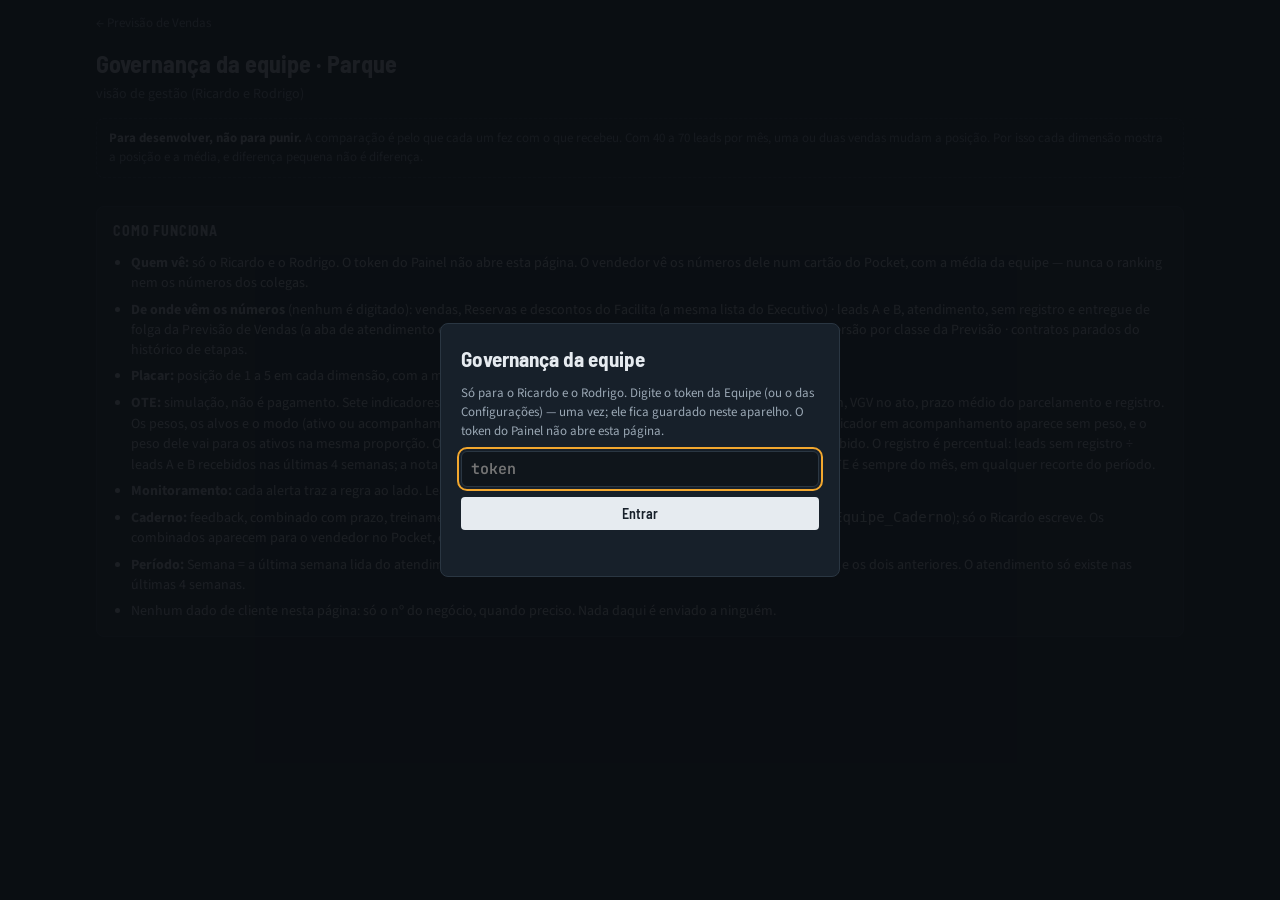
<file: docs/equipe/index.html>
<!doctype html>
<html lang="pt-BR">
<head>
<meta charset="utf-8">
<meta name="robots" content="noindex">
<title>Governança da equipe</title>
<!-- (29/10/2026) A Governança da equipe mudou para dentro da Previsão de Vendas. Este endereço só redireciona. -->
<meta http-equiv="refresh" content="0; url=../previsao/equipe/">
<script>location.replace('../previsao/equipe/' + location.hash);</script>
</head>
<body>
<p>A Governança da equipe mudou de endereço: <a href="../previsao/equipe/">Previsão de Vendas ▸ Governança da equipe</a>.</p>
</body>
</html>
</file>
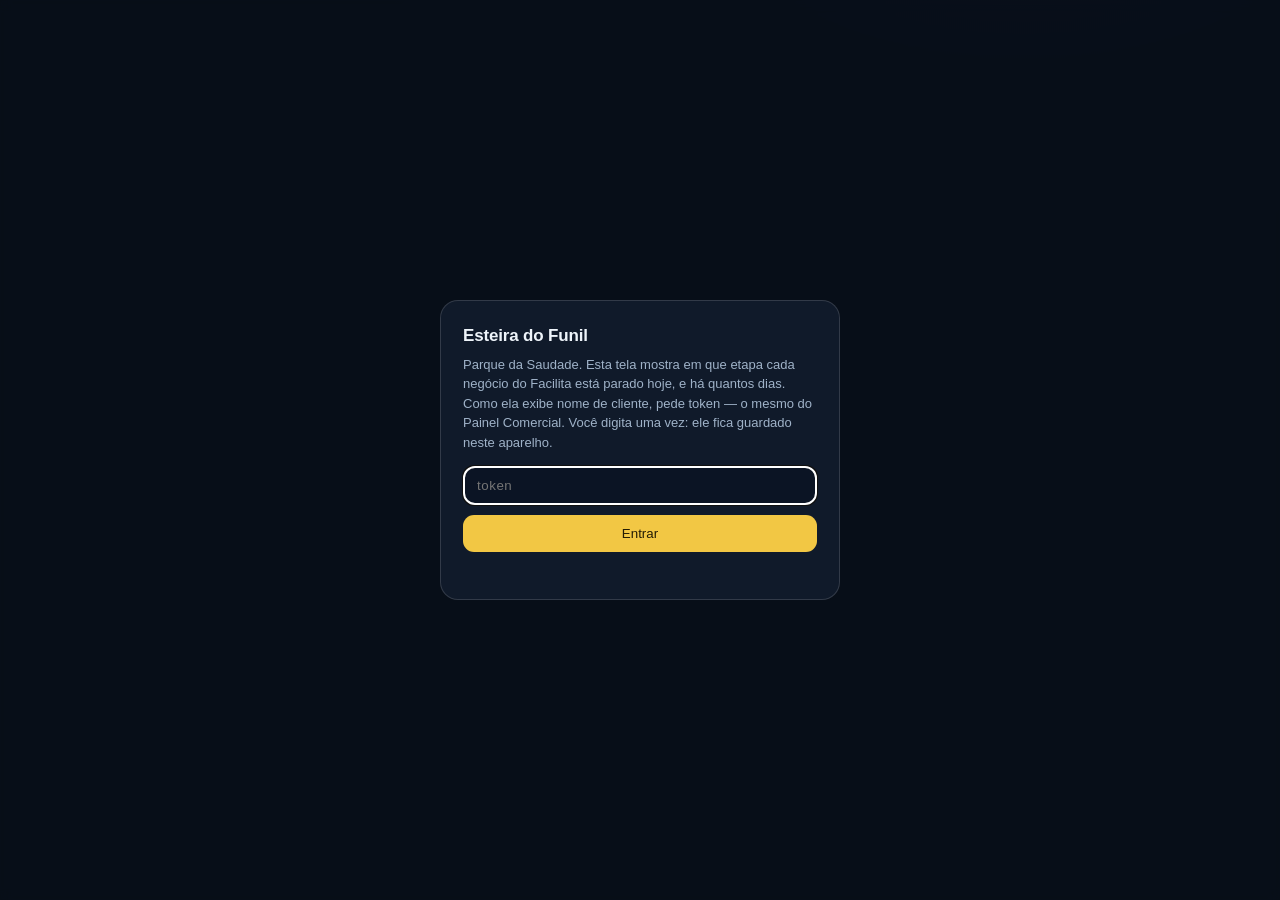
<file: docs/esteira/index.html>
<!DOCTYPE html>
<html lang="pt-BR">
<head>
<meta charset="UTF-8">
<meta name="viewport" content="width=device-width, initial-scale=1">
<meta name="robots" content="noindex, nofollow">
<title>Esteira do Funil — Parque da Saudade</title>
<link rel="icon" href="../favicon-32.png" sizes="32x32">
<!--
  ESTEIRA DO FUNIL — Parque da Saudade.

  ORIGEM DO LAYOUT: o artefato aprovado em 29/08 (claude.ai, "Esteira do Parque
  da Saudade"). A ESTRUTURA é dele — ordem das seções, a esteira em barras com
  as tarjas de parado, a matriz vendedor × etapa, as fichas em cartão com a
  mini-tabela e os motivos, a fila lead a lead e ordenável, o filtro de
  vendedores em caixas de seleção com "equipe atual" / "todos". Não foi
  redesenhado.
  O QUE MUDOU: cor e tipografia, que passam a ser as do Painel Comercial —
  mesma casa, mesma cara. E o dado, que era foto embutida e agora é leitura ao
  vivo de ?app=leads&fn=list.

  A DIFERENÇA QUE MUDA TUDO: no artefato os números estavam DENTRO do arquivo,
  então o filtro de vendedor só podia recombinar agregados já calculados. Aqui
  toda conta — contagem por etapa, mediana, pior caso, +7d, +30d, motivos,
  fila — roda no navegador sobre as LINHAS CRUAS. Por isso o filtro recalcula
  de verdade, e por isso a mediana de um subconjunto é a mediana dele, não uma
  média de medianas.

  SEGURANÇA: nenhum segredo no arquivo. Token digitado uma vez por aparelho no
  localStorage (`hub_token_gestao`, o mesmo do Painel). Sem token, nenhum
  número aparece.

  FORA, DE PROPÓSITO: `Origem do Lead` — vem vazia em 100% das linhas, mas NÃO
  porque o CRM não a tenha: no Facilita o campo é obrigatório, com 13 opções em
  produção. A varredura da API de 14/08 provou que a origem não está em lugar
  nenhum do contrato desta instância — nem em /deals, nem nos 171 custom-fields.
  Não é caro de buscar: é indisponível. Sai por export da interface, ou quando o
  Facilita expuser o campo. · `Valor` (é o custo cru; ticket e VGV só se calculam
  por Valor Face × (1 − Desconto %)) · a etapa 1 (funil da Estrela).

  ⚠️ VENDA GANHA E VENDA PERDIDA NÃO ENTRAM NA ESTEIRA. São resultado
  acumulado desde abril; a esteira é estoque de hoje. Somar as duas coisas no
  mesmo funil faz a etapa final parecer maior que a de entrada. Elas aparecem
  só na matriz e nas fichas, como histórico, à direita e separadas por linha.

  OS DOIS RELÓGIOS: "dias parado" é tempo desde `Atualizado em` — silêncio no
  CRM. Qualquer anotação o zera. NÃO é tempo na etapa: isso é assunto do
  HistoricoEtapas, e entra aqui em coluna própria, nomeada, nunca somada a
  esta.

  REESCRITA DE 31/08: todos os textos VISÍVEIS foram reescritos para quem abre
  a página sem contexto do projeto — a explicação passa a estar no ponto em que
  o número aparece, e não só no rodapé.
  O vocabulário interno (foto, carimbo, censurado/baseline/piso) saiu do texto
  visível DE PROPÓSITO: é metáfora de quem construiu e não diz nada a quem
  chega de fora. Aqui nos comentários ele fica.
-->
<style>
/* Paleta e tipografia do Painel Comercial. A estrutura é a do artefato; a
   cara é a da casa. */
:root{
  --bg:#0b1220; --surface:rgba(255,255,255,.045); --surface-2:rgba(255,255,255,.028);
  --line:rgba(255,255,255,.09); --line-2:rgba(255,255,255,.055);
  --ink:#eef4fa; --ink-2:#9fb2c8; --ink-3:#64778f;
  /* Acento DOURADO do Parque (01/09, pedido do Ricardo) — o ciano #0e9fc4
     que morava aqui era o acento da metade Estrela do Painel, herdado na
     travessia do artefato. Esta tela é só do Parque; --ouro e --accent
     passam a ser a mesma cor de propósito. */
  --accent:#f2c744; --accent-ink:#f7d977; --accent-soft:rgba(242,199,68,.18);
  --ok:#4ade80;
  --warn:#fbbf24; --warn-soft:rgba(217,119,6,.16);
  --crit:#f87171; --crit-soft:rgba(220,38,38,.15);
  --ouro:#f2c744;
  --shadow:0 1px 2px rgba(0,0,0,.25), 0 4px 16px rgba(0,0,0,.18);
}
*{box-sizing:border-box}
html{color-scheme:dark}
body{margin:0; background:radial-gradient(1200px 600px at 80% -10%,#12253c 0%,var(--bg) 55%) fixed;
  color:var(--ink); font:15px/1.5 -apple-system,"Segoe UI",Roboto,Arial,sans-serif;
  -webkit-font-smoothing:antialiased; min-height:100vh}
.wrap{max-width:1120px; margin:0 auto; padding:0 24px 88px}
h1,h2,h3{font-weight:700; text-wrap:balance; margin:0; letter-spacing:-.01em}
.num{font-variant-numeric:tabular-nums}

/* ---------- cabeçalho ---------- */
/* MESMA RÉGUA DE ABERTURA NAS TRÊS TELAS (19/09/26): Esteira, Perfil do
   Cliente e Receita Contratada abrem com sobrescrita dourada, título e um
   parágrafo, nas MESMAS medidas. Mudar aqui sem mudar nas outras duas
   devolve o problema que isto resolveu: cada aba com uma régua, e o leitor
   reaprendendo a ler a cada clique. */
header{padding:18px 0 24px; border-bottom:1px solid var(--line);
  display:flex; align-items:flex-start; justify-content:space-between; gap:20px; flex-wrap:wrap}
.hd{flex:1; min-width:260px}
.eyebrow{font-size:10.5px; font-weight:700; letter-spacing:.10em; text-transform:uppercase;
  color:var(--accent-ink); margin:0 0 12px}
h1{font-size:clamp(26px,4.4vw,38px); font-weight:800; line-height:1.12; margin:0 0 14px}
.lede{margin:0 0 18px; color:var(--ink-2); font-size:15px; line-height:1.6}
.stamp{margin-top:18px; display:flex; flex-wrap:wrap; gap:8px 18px; font-size:12.5px; color:var(--ink-3)}
.stamp b{color:var(--ink); font-weight:700}
.stamp .foto{font-size:14.5px}
.voltar{border:1px solid var(--line); background:var(--surface-2); color:var(--ink-2);
  border-radius:999px; padding:6px 13px; font:700 12.5px/1.2 inherit; cursor:pointer;
  display:inline-flex; gap:6px; align-items:center; white-space:nowrap; text-decoration:none}
.voltar:hover{color:var(--ink); border-color:rgba(255,255,255,.16)}
.voltar svg{width:13px;height:13px;stroke:currentColor;fill:none;stroke-width:2;
  stroke-linecap:round;stroke-linejoin:round}

/* ---------- tarjas ---------- */
.tarja{background:var(--crit-soft); border:1px solid rgba(248,113,113,.5); color:#ffd9d9;
  border-radius:10px; padding:14px 16px; margin:20px 0}
.tarja p{margin:6px 0}
.tarja .t{font-size:15px; font-weight:800; margin-bottom:4px; color:#ffb4b4}
.tarja code{background:rgba(0,0,0,.3); padding:1px 5px; border-radius:5px; font-size:12px}
.tarja.amarela{background:var(--warn-soft); border-color:rgba(251,191,36,.5); color:#ffeccd}
.tarja.amarela .t{color:var(--warn)}
.tarja .denovo{margin-top:8px; background:rgba(255,255,255,.08); border:1px solid rgba(255,255,255,.25);
  color:inherit; font:inherit; font-size:13px; font-weight:700; padding:7px 14px; border-radius:999px; cursor:pointer}

/* ---------- seções ---------- */
section{margin-top:44px}
.sec-head{display:flex; align-items:baseline; justify-content:space-between; gap:16px;
  flex-wrap:wrap; margin-bottom:6px}
h2{font-size:21px}
.sec-note{margin:0 0 20px; color:var(--ink-3); font-size:13.5px; max-width:74ch}
.sec-note strong,.sec-note b{color:var(--ink-2)}

/* ---------- tiles ---------- */
.tiles{display:grid; grid-template-columns:repeat(auto-fit,minmax(200px,1fr)); gap:14px; margin-top:26px}
.tile{background:var(--surface); border:1px solid var(--line); border-radius:10px;
  padding:18px 20px 16px; box-shadow:var(--shadow)}
.tile .k{font-size:11.5px; letter-spacing:.09em; text-transform:uppercase; color:var(--ink-3); font-weight:700}
.tile .v{font-size:38px; line-height:1.05; margin-top:10px; letter-spacing:-.02em; font-weight:700}
.tile .s{font-size:12.5px; color:var(--ink-2); margin-top:7px}
.tile.is-crit .v{color:var(--crit)}

/* ---------- esteira ---------- */
.esteira{background:var(--surface); border:1px solid var(--line); border-radius:10px;
  padding:6px 20px 10px; box-shadow:var(--shadow)}
.st-row{display:grid; grid-template-columns:minmax(150px,1.1fr) 62px 1fr 170px; gap:14px;
  align-items:center; padding:13px 0; border-bottom:1px solid var(--line-2)}
.st-row:last-child{border-bottom:0}
.st-name{font-weight:600; font-size:14px; display:flex; align-items:center; gap:8px}
.et-id{font-size:10.5px; font-weight:700; color:var(--ink-3); background:var(--surface-2);
  border:1px solid var(--line); border-radius:4px; padding:1px 5px}
.st-n{text-align:right; font-size:19px; font-weight:700}
.bar-track{height:11px; background:rgba(255,255,255,.05); border-radius:3px; overflow:hidden;
  border:1px solid var(--line-2)}
.bar-fill{height:100%; background:var(--accent); border-radius:0 3px 3px 0}
.st-row.nova .bar-fill{background:repeating-linear-gradient(45deg,
  var(--crit) 0 6px, rgba(248,113,113,.4) 6px 12px)}
.st-flags{display:flex; gap:6px; justify-content:flex-end; flex-wrap:wrap}

.chip{font-size:11.5px; font-weight:700; padding:2px 7px; border-radius:20px;
  border:1px solid transparent; white-space:nowrap}
.chip-ok{color:var(--ink-3); background:var(--surface-2); border-color:var(--line)}
.chip-warn{color:var(--warn); background:var(--warn-soft); border-color:rgba(251,191,36,.35)}
.chip-crit{color:var(--crit); background:var(--crit-soft); border-color:rgba(248,113,113,.35)}

.legend{display:flex; gap:16px; flex-wrap:wrap; margin-top:16px; font-size:12.5px; color:var(--ink-2)}
.legend span{display:flex; align-items:center; gap:7px}
.sw{width:11px; height:11px; border-radius:3px; flex:none}

/* ---------- tabelas ---------- */
.scroll{overflow-x:auto; border:1px solid var(--line); border-radius:10px;
  background:var(--surface); box-shadow:var(--shadow)}
table{border-collapse:collapse; width:100%; font-size:13.5px}
th,td{padding:10px 13px; text-align:right; white-space:nowrap}
th{font-size:11px; letter-spacing:.07em; text-transform:uppercase; color:var(--ink-3);
  font-weight:700; border-bottom:1px solid var(--line); vertical-align:bottom}
th.l, td.l{text-align:left}
tbody tr{border-bottom:1px solid var(--line-2)}
tbody tr:last-child{border-bottom:0}
tbody tr:hover{background:var(--surface-2)}
tfoot td{border-top:1px solid var(--line); font-weight:700; color:var(--ink-2)}
td.name{font-weight:600}
.dim{color:var(--ink-3)}
.sep{border-left:1px solid var(--line)}
tr.orf td{border-top:2px solid var(--line); color:var(--ink-2); font-style:italic}
/* filtro colapsado por padrao: e um controle, nao um painel — ocupava a
   primeira tela inteira antes de qualquer numero aparecer */
.filtro.fechado .vends,.filtro.fechado .filtro-nota,.filtro.fechado .filtro-acoes{display:none}
#f-abrir{background:none;border:1px solid var(--line);color:var(--ink-2);border-radius:999px;
  padding:3px 11px;font:inherit;font-size:12px;cursor:pointer}
#f-abrir:hover{color:var(--ink);border-color:var(--ink-3)}
/* barras: propria x recebido, uma linha por vendedor */
.barras{display:grid;grid-template-columns:auto 1fr auto;gap:7px 12px;align-items:center;
  margin:4px 0 2px}
.barras .bl{font-size:13px;color:var(--ink-2);white-space:nowrap}
.barras .bt{height:17px;display:flex;border-radius:4px;overflow:hidden;background:var(--line)}
/* Cores do PARQUE (01/09, pedido do Ricardo): o ciano era herança do lado
   Estrela do Painel. Própria = o dourado da casa; Recebido segue roxo. */
.barras .bp{background:var(--ouro)}
.barras .br{background:#a78bfa}
.barras .bv{font-size:12.5px;color:var(--ink-3);white-space:nowrap;font-variant-numeric:tabular-nums}
.leg{display:flex;gap:16px;align-items:center;font-size:12.5px;color:var(--ink-3);margin:2px 0 12px}
.leg i{display:inline-block;width:11px;height:11px;border-radius:3px;margin-right:6px;
  vertical-align:-1px}

/* "De onde vem a carteira": o texto de leitura e a rosca dos totais lado a lado.
   A rosca responde uma pergunta que a tabela ao lado NAO responde — ela colapsa
   SATI e formulario numa coluna so ("Recebido"), e a rosca separa as tres, que
   sao exatamente as tres que o paragrafo ao lado nomeia. Por isso ela mora aqui
   em cima, colada no texto, e nao junto das barras.
   Sem breakpoint novo: flex-wrap + base de 420px no texto fazem a rosca descer
   sozinha quando a coluna aperta. */
.origem-topo{display:flex;flex-wrap:wrap;gap:20px 28px;align-items:flex-start;
  margin-bottom:20px}
.origem-topo .sec-note{margin:0;flex:1 1 420px;min-width:0}
.rosca-cx{flex:0 1 auto;max-width:100%;display:flex;gap:18px;align-items:center;
  background:var(--surface-2);border:1px solid var(--line-2);border-radius:14px;
  padding:14px 18px}
.rosca{position:relative;width:132px;height:132px;flex:0 0 132px}
.rosca svg{display:block;width:132px;height:132px;transform:rotate(-90deg)}
.rosca .mid{position:absolute;inset:0;display:flex;flex-direction:column;
  align-items:center;justify-content:center;text-align:center;line-height:1.1}
.rosca .mid b{font-size:24px;font-weight:800;color:var(--ink);
  font-variant-numeric:tabular-nums}
.rosca .mid span{font-size:10px;letter-spacing:.07em;text-transform:uppercase;
  color:var(--ink-3);font-weight:700;margin-top:3px}
.rosca-leg{display:flex;flex-direction:column;gap:9px;font-size:12.5px;min-width:0}
.rosca-leg div{display:flex;align-items:center;gap:8px;white-space:nowrap}
.rosca-leg i{width:10px;height:10px;border-radius:3px;flex:0 0 10px}
.rosca-leg .k{color:var(--ink-2)}
.rosca-leg .v{margin-left:auto;color:var(--ink);font-weight:700;
  font-variant-numeric:tabular-nums}
.rosca-leg .p{color:var(--ink-3);font-variant-numeric:tabular-nums;min-width:46px;
  text-align:right}
/* leitura da ficha */
.leitura{margin:12px 14px 14px;padding:11px 13px;border-left:3px solid var(--line);
  background:rgba(255,255,255,.02);border-radius:0 6px 6px 0}
.leitura .lh{font-size:11.5px;letter-spacing:.07em;text-transform:uppercase;font-weight:700;
  color:var(--ink-2);margin-bottom:5px}
.leitura p{margin:0;font-size:13px;line-height:1.55;color:var(--ink-2)}
.leitura.a-crit{border-left-color:var(--crit)}
.leitura.a-warn{border-left-color:var(--warn)}
.leitura.a-ok{border-left-color:#34d399}

/* ---------- cartões por vendedor ---------- */
.cards{display:grid; grid-template-columns:repeat(auto-fit,minmax(390px,1fr)); gap:16px}
.card{background:var(--surface); border:1px solid var(--line); border-radius:10px;
  box-shadow:var(--shadow); overflow:hidden; display:flex; flex-direction:column}
.card-top{padding:17px 20px 15px; border-bottom:1px solid var(--line-2)}
.card-name{font-size:19px; font-weight:700; letter-spacing:-.01em}
.card-sub{font-size:11.5px; color:var(--ink-3); margin-top:2px}
.card-kpis{display:flex; gap:18px; margin-top:12px; flex-wrap:wrap}
.kpi .kv{font-size:19px; font-weight:700; line-height:1.1}
.kpi .kk{font-size:11px; letter-spacing:.06em; text-transform:uppercase; color:var(--ink-3);
  font-weight:700; margin-top:3px}
.card-body{padding:4px 20px 18px; overflow-x:auto}
.mini{width:100%; border-collapse:collapse; font-size:12.5px; table-layout:fixed}
.mini th:first-child,.mini td:first-child{width:38%}
.mini th:not(:first-child),.mini td:not(:first-child){width:12.4%}
.mini th{font-size:10px; padding:9px 3px 6px; border-bottom:1px solid var(--line-2); letter-spacing:.04em}
.mini td{padding:7px 3px; border-bottom:1px solid var(--line-2)}
.mini td.l{overflow:hidden; text-overflow:ellipsis; white-space:nowrap; padding-right:6px}
.mini tr:last-child td{border-bottom:0}
.motivos{margin-top:auto; padding:14px 20px 16px; background:var(--surface-2);
  border-top:1px solid var(--line-2)}
.motivos .mt{font-size:11px; letter-spacing:.07em; text-transform:uppercase; color:var(--ink-3);
  font-weight:700; margin-bottom:9px}
.mrow{display:flex; align-items:center; gap:10px; font-size:12.5px; margin-bottom:6px}
.mrow:last-child{margin-bottom:0}
.mrow .mb{height:7px; background:var(--accent); border-radius:2px; flex:none; opacity:.6}
.mrow .mn{color:var(--ink-3); font-variant-numeric:tabular-nums; margin-left:auto}

/* ---------- controles ---------- */
.ctrl{display:flex; gap:6px; align-items:center; flex-wrap:wrap}
.ctrl-lab{font-size:11.5px; letter-spacing:.07em; text-transform:uppercase; color:var(--ink-3);
  font-weight:700; margin-right:2px}
button.seg{font:inherit; font-size:12.5px; font-weight:600; color:var(--ink-2);
  background:var(--surface); border:1px solid var(--line); border-radius:7px;
  padding:5px 11px; cursor:pointer}
button.seg:hover{background:var(--surface-2); color:var(--ink)}
button.seg[aria-pressed="true"]{background:var(--accent-soft); color:var(--accent-ink);
  border-color:rgba(242,199,68,.45)}
button.seg:focus-visible, a:focus-visible, .vsel input:focus-visible + .box{
  outline:2px solid var(--accent); outline-offset:2px}

/* ---------- filtro de vendedor ---------- */
.filtro{margin-top:26px; background:var(--surface); border:1px solid var(--line);
  border-radius:10px; padding:15px 20px 16px; box-shadow:var(--shadow)}
.filtro-top{display:flex; align-items:baseline; justify-content:space-between; gap:14px;
  flex-wrap:wrap; margin-bottom:12px}
.filtro-lab{font-size:11.5px; letter-spacing:.09em; text-transform:uppercase; color:var(--ink-3); font-weight:700}
.filtro-acoes{display:flex; gap:6px}
.filtro-acoes button{font:inherit; font-size:12px; color:var(--ink-3); background:none;
  border:0; padding:2px 4px; cursor:pointer; text-decoration:underline; text-underline-offset:3px}
.filtro-acoes button:hover{color:var(--ink)}
.vends{display:flex; gap:8px; flex-wrap:wrap}
.vsel{display:inline-flex; align-items:center; gap:8px; cursor:pointer; font-size:13.5px;
  font-weight:600; color:var(--ink-2); background:var(--surface-2); border:1px solid var(--line);
  border-radius:8px; padding:6px 12px 6px 10px; user-select:none}
.vsel:hover{border-color:var(--ink-3)}
.vsel input{position:absolute; opacity:0; width:0; height:0}
.vsel .box{width:15px; height:15px; border-radius:4px; flex:none; border:1.5px solid var(--ink-3);
  background:rgba(0,0,0,.2); display:grid; place-items:center}
.vsel .box::after{content:""; width:7px; height:7px; border-radius:2px; background:transparent}
.vsel[data-on="1"]{background:var(--accent-soft); border-color:rgba(242,199,68,.45); color:var(--accent-ink)}
.vsel[data-on="1"] .box{border-color:var(--accent); background:var(--accent)}
.vsel[data-on="1"] .box::after{background:#241c04}
.vsel .vn{font-variant-numeric:tabular-nums; font-size:12px; color:var(--ink-3); font-weight:700}
.vsel[data-on="1"] .vn{color:var(--accent-ink); opacity:.8}
.filtro-nota{margin:12px 0 0; font-size:12.5px; color:var(--ink-3)}
.vazio{padding:34px 20px; text-align:center; color:var(--ink-3); font-size:14px}

/* ---------- leituras / nota ---------- */
.reads{display:grid; grid-template-columns:repeat(auto-fit,minmax(280px,1fr)); gap:16px}
.read{background:var(--surface); border:1px solid var(--line); border-left:3px solid var(--accent);
  border-radius:8px; padding:16px 18px; box-shadow:var(--shadow)}
.read h3{font-size:15.5px; margin-bottom:7px; line-height:1.3}
.read p{margin:0; font-size:13.5px; color:var(--ink-2)}
.read.warn{border-left-color:var(--warn)}
.read.crit{border-left-color:var(--crit)}

.nota{margin-top:44px; padding:22px 24px; background:var(--surface-2);
  border:1px solid var(--line); border-radius:10px}
.nota h2{font-size:16px; margin-bottom:12px}
.nota ul{margin:0; padding-left:20px; color:var(--ink-2); font-size:13.5px}
.nota li{margin-bottom:8px}
.nota li:last-child{margin-bottom:0}
.nota code{font-family:ui-monospace,"SF Mono",Menlo,monospace; font-size:12.5px;
  background:rgba(0,0,0,.28); border:1px solid var(--line); border-radius:4px; padding:1px 5px}
.rodape{color:var(--ink-3); font-size:11.5px; margin-top:22px; display:flex;
  flex-wrap:wrap; gap:6px 12px; align-items:center}
.trocar{background:none; border:none; color:var(--ink-3); font:inherit; font-size:11.5px;
  cursor:pointer; text-decoration:underline; padding:0}
.trocar:hover{color:var(--ink-2)}

/* ---------- portão do token ---------- */
.gate{position:fixed; inset:0; z-index:60; display:flex; align-items:center; justify-content:center;
  background:rgba(8,14,24,.94); backdrop-filter:blur(6px); padding:20px}
.gatebox{background:#101a2a; border:1px solid rgba(255,255,255,.14); border-radius:18px;
  padding:22px; max-width:400px; width:100%}
.gatebox h2{margin:0 0 6px; font-size:17px}
.gatebox p{color:var(--ink-2); font-size:13px; margin:0 0 14px}
.gatebox input{width:100%; padding:11px 13px; border-radius:11px; border:1px solid rgba(255,255,255,.14);
  background:#0b1424; color:var(--ink); font:15px/1.2 inherit; letter-spacing:.04em}
.gatebox button{width:100%; margin-top:10px; padding:11px; border-radius:11px; border:none;
  background:var(--accent); color:#241c04; font:700 14px/1.2 inherit; cursor:pointer}
.gatebox .erro{color:var(--crit); font-size:12.5px; margin-top:9px; min-height:16px}

/* ---------- barra inferior do celular (idioma do Painel) ---------- */
.bnav{position:fixed; left:0; right:0; bottom:0; z-index:40;
  background:rgba(13,22,38,.92); backdrop-filter:blur(12px); border-top:1px solid rgba(255,255,255,.14);
  padding:4px 4px calc(4px + env(safe-area-inset-bottom));
  display:none; grid-template-columns:repeat(5,1fr)}
.bnav a{border:none; background:none; color:var(--ink-3); font:inherit; cursor:pointer;
  display:flex; flex-direction:column; align-items:center; gap:2px; padding:6px 2px;
  border-radius:10px; text-decoration:none}
.bnav svg{width:21px; height:21px; stroke:currentColor; fill:none; stroke-width:1.8;
  stroke-linecap:round; stroke-linejoin:round}
.bnav span{font-size:9.5px; font-weight:700}
/* A guarda do [hidden] — terceira vez que esta casa paga por ela (pocket-nps
   b23f507, painel-comercial 47500f2). `display` de autor vence o
   [hidden]{display:none} do navegador, e a barra nasceria sobre o portão. */
.bnav[hidden]{display:none}

@media (max-width:640px){
  .wrap{padding:0 16px 60px}
  body{padding-bottom:60px}
  header{padding:24px 0 20px}
  .bnav{display:grid}
  .st-row{grid-template-columns:1fr 52px; gap:8px 12px}
  .st-row .bar-track{grid-column:1/-1}
  .st-flags{grid-column:1/-1; justify-content:flex-start}
  .cards{grid-template-columns:1fr}
  .tile .v{font-size:30px}
}
@media (prefers-reduced-motion: reduce){*{transition:none !important}}

/* Embutida no Painel (aba Esteira, 01/09): o "voltar" some — o cabeçalho do
   Painel é o caminho de volta — e a BARRA INFERIOR INTEIRA some (revisão
   mobile de 01/09): dentro da moldura o position:fixed dela gruda no pé do
   iframe (que é a página inteira, não a janela), os atalhos de âncora não
   rolam nada porque quem rola é o pai, e ela ainda brigaria com a barra do
   próprio Painel. Aberta sozinha (favorito, link direto), nada muda. */
html.embutido .voltar{display:none !important}
html.embutido .bnav{display:none !important}
/* Sem isto a altura da moldura vira catraca: o pai iguala o iframe ao
   conteúdo, o 100vh daqui vira essa altura, e o min-height nunca a devolve.
   E o padding-bottom que reservava lugar para a barra vai junto com ela. */
html.embutido body{min-height:0;padding-bottom:0 !important}
</style>
<script>
/* Antes do primeiro paint, para o voltar não piscar. Cross-origin no acesso a
   top significa que HÁ um pai — embutido também. */
try { if (window.top !== window.self) document.documentElement.classList.add('embutido'); } catch (e) { document.documentElement.classList.add('embutido'); }
</script>
</head>
<body>

<div class="gate" id="gate">
  <div class="gatebox">
    <h2>Esteira do Funil</h2>
    <p>Parque da Saudade. Esta tela mostra em que etapa cada negócio do
       Facilita está parado hoje, e há quantos dias. Como ela exibe nome de
       cliente, pede token — o mesmo do Painel Comercial. Você digita uma vez:
       ele fica guardado neste aparelho.</p>
    <input id="tk" type="password" autocomplete="off" spellcheck="false"
           placeholder="token" aria-label="Token de acesso">
    <button id="btEntrar" type="button">Entrar</button>
    <div class="erro" id="gateErro"></div>
  </div>
</div>

<div class="wrap" id="app" hidden>

  <header>
    <div class="hd">
      <div class="eyebrow">Parque da Saudade · Funil de vendas</div>
      <h1>Esteira do funil, vendedor por vendedor</h1>
      <p class="lede">Todo negócio do Parque vive numa etapa do Facilita, de Lead Frio até
        Contrato. Esta página é a foto de quantos estão parados em cada etapa agora, há quantos
        dias, e nas mãos de quem. Ela foi feita para a conversa de cobrança da semana — não é
        relatório de faturamento, e por isso não mostra valor nenhum.</p>
      <div class="stamp" id="stamp"></div>
    </div>
    <a class="voltar" href="../" title="Voltar ao Painel Comercial">
      <svg viewBox="0 0 24 24"><path d="M19 12H5"/><path d="M12 19l-7-7 7-7"/></svg>
      Painel</a>
  </header>

  <div id="avisos"></div>

  <div id="conteudo" hidden>

    <div class="filtro fechado" id="secFiltro">
      <div class="filtro-top">
        <span class="filtro-lab">Quem aparece nesta p&aacute;gina <button type="button"
          id="f-abrir" aria-expanded="false">escolher</button></span>
        <div class="filtro-acoes">
          <button type="button" id="f-equipe">só a equipe atual</button>
          <button type="button" id="f-todos">todos que aparecem no CRM</button>
        </div>
      </div>
      <div class="vends" id="vends"></div>
      <p class="filtro-nota" id="filtro-nota">Marque quem voc&ecirc; quer ver: tudo abaixo — totais, esteira, matriz, fichas e fila de cobran&ccedil;a — &eacute; recalculado do zero para a sele&ccedil;&atilde;o, neg&oacute;cio por neg&oacute;cio. O n&uacute;mero ao lado de cada nome &eacute; quantos neg&oacute;cios aquela pessoa tem no funil, somando os que ainda est&atilde;o em jogo e os que j&aacute; foram ganhos ou perdidos.</p>
    </div>

    <section><div class="tiles" id="tiles"></div></section>

    <section id="secEsteira">
      <div class="sec-head"><h2>Esteira ativa hoje</h2></div>
      <p class="sec-note">Quantos negócios estão parados em cada etapa <em>neste momento</em>. A
        barra compara o tamanho de cada fila; as tarjas à direita contam quantos daqueles negócios
        estão sem nenhuma anotação no CRM há mais de 8 dias e há mais de 30. Venda Ganha e Venda
        Perdida não aparecem aqui de propósito: são o acumulado desde abril, e esta lista é só de
        quem ainda está em jogo hoje. Se as duas coisas fossem somadas, a última etapa do funil
        apareceria maior que a primeira.</p>
      <div class="esteira" id="esteira"></div>
      <div class="legend">
        <span><i class="sw" style="background:var(--accent)"></i> negócios parados nesta etapa</span>
        <span><i class="sw" style="background:var(--warn)"></i> sem nenhum toque de 8 a 30 dias</span>
        <span><i class="sw" style="background:var(--crit)"></i> sem nenhum toque há mais de 30 dias</span>
      </div>
    </section>

    <section id="secMatriz">
      <div class="sec-head"><h2>Matriz por vendedor</h2></div>
      <p class="sec-note">Cada linha é um vendedor. As colunas da esquerda são o que ele tem em
        jogo <strong>hoje</strong>, etapa por etapa. As três últimas mudam de assunto: são o
        <strong>acumulado desde abril de 2026</strong>, e não têm relação com o tamanho da fila
        atual. <strong>Fechamento</strong> = ganhas ÷ (ganhas + perdidas), contando só o que já
        terminou — quem ainda está na esteira não entra em nenhum dos dois lados, senão quem
        recebeu muito lead novo pareceria pior que quem recebeu pouco.</p>
      <div class="scroll"><table id="matriz"></table></div>
    </section>

    <section id="secOrigem">
      <div class="sec-head"><h2>De onde vem a carteira</h2></div>
      <div class="origem-topo">
      <p class="sec-note">Para cada vendedor, <strong>a carteira que ele tem na m&atilde;o hoje</strong> —
        todo lead vivo do funil, de abril at&eacute; agora (Venda Ganha e Venda Perdida ficam de fora:
        s&atilde;o hist&oacute;rico) —,
        separada por como cada lead chegou. <strong>Pr&oacute;pria</strong> &eacute; o que ele mesmo cadastrou;
        <strong>SATI</strong> &eacute; o que a distribui&ccedil;&atilde;o autom&aacute;tica mandou;
        <strong>Formul&aacute;rio</strong> &eacute; o formul&aacute;rio do Facilita. Quem separa as tr&ecirc;s
        &eacute; o pr&oacute;prio sistema, no momento em que o registro nasce &mdash; ningu&eacute;m digita isso,
        ent&atilde;o n&atilde;o h&aacute; o que combinar com a equipe. <strong>Como ler:</strong> um
        <em>% pr&oacute;prio</em> alto n&atilde;o &eacute; m&eacute;rito nem dem&eacute;rito sozinho &mdash; pode
        ser quem vai atr&aacute;s, ou quem n&atilde;o est&aacute; recebendo da fila. As duas leituras se
        separam olhando a coluna SATI ao lado: baixa para todo mundo &eacute; capta&ccedil;&atilde;o
        autom&aacute;tica fraca; baixa s&oacute; para um &eacute; composi&ccedil;&atilde;o de fila.</p>
        <div id="origemRosca"></div>
      </div>
      <p class="sec-note" id="origemAmostra"></p>
      <div id="origemBarras"></div>
      <div class="scroll"><table id="tabOrigem"></table></div>
      <p class="sec-note" id="origemRodape"></p>
    </section>

    <section id="secFichas">
      <div class="sec-head">
        <h2>Ficha de cada vendedor</h2>
        <div class="ctrl">
          <span class="ctrl-lab">Ordenar por</span>
          <button class="seg" data-sort="ativa" aria-pressed="true">Esteira ativa</button>
          <button class="seg" data-sort="parados" aria-pressed="false">Parados</button>
          <button class="seg" data-sort="fech" aria-pressed="false">Fechamento</button>
        </div>
      </div>
      <p class="sec-note">Uma ficha por vendedor, etapa por etapa: quantos negócios, a
        <strong>mediana</strong> de dias sem nenhuma anotação, o pior caso, e quantos já passaram de
        7 e de 30 dias. Mediana e não média: numa fila com um esquecido de 80 dias, a média se
        desloca e some com o caso do meio. <strong>Como ler:</strong> mediana alta com o máximo
        parecido é fila inteira parada — problema de rotina. Mediana baixa com máximo alto é o
        contrário: a carteira está em dia e há um ou dois casos esquecidos dentro dela. São duas
        conversas diferentes.</p>
      <div class="cards" id="cards"></div>
    </section>

    <section id="secRelogio">
      <div class="sec-head"><h2>Tempo na etapa — o segundo relógio</h2></div>
      <p class="sec-note">Tudo acima conta os dias desde a <strong>última vez que alguém mexeu no
        negócio</strong> — e qualquer anotação zera o contador. Isso mede abandono, não velocidade:
        um negócio pode estar há três meses na mesma etapa e marcar “1 dia parado”, só porque o
        vendedor escreveu uma linha ontem. Esta seção mede a outra coisa: <strong>quanto tempo o
        negócio ficou dentro de uma etapa antes de sair dela</strong> — o ciclo de venda. Vem de um
        registro à parte, que anota toda mudança de etapa e começou a rodar em 29/08/2026. Os dois
        números medem coisas diferentes e <strong>nunca se somam</strong>.</p>
      <div id="relogio"></div>
    </section>

    <section id="secFila">
      <div class="sec-head">
        <h2>Fila de cobrança</h2>
        <div class="ctrl">
          <span class="ctrl-lab">Ordenar por</span>
          <button class="seg" data-psort="dias" aria-pressed="true">Dias parado</button>
          <button class="seg" data-psort="vend" aria-pressed="false">Vendedor</button>
          <button class="seg" data-psort="etapa" aria-pressed="false">Etapa</button>
        </div>
      </div>
      <p class="sec-note" id="nota-cob"></p>
      <div class="scroll"><table id="cobranca"></table></div>
    </section>

    <section>
      <div class="sec-head"><h2>O que salta aos olhos</h2></div>
      <p class="sec-note">Quatro observações que a página testa sozinha a cada abertura: fila de
        cobrança concentrada numa pessoa · etapa que quase não existe · pilha esquecida fora da
        cobrança · abandono acima de 30 dias. Cada uma aparece só enquanto continuar verdadeira na
        seleção. São ponto de partida para conversar com o time — não conclusão.</p>
      <div class="reads" id="reads"></div>
    </section>

    <div class="nota">
      <h2>Como ler — e o que não está aqui</h2>
      <ul>
        <li><strong>Dias parado é silêncio no CRM, não tempo na etapa.</strong> O contador mede
          os dias desde a última vez que alguém mexeu no negócio no Facilita. Qualquer mexida o
          zera — uma anotação, uma troca de campo —, mesmo que o negócio não tenha andado um passo.
          Então ele é um bom retrato de <b>abandono</b> e um retrato ruim de <b>velocidade</b>.
          Quanto tempo cada etapa consome está na seção “Tempo na etapa”, que é outro relógio e
          nunca se soma a este.</li>
        <li><strong>Fila de cobrança</strong> são os negócios sem toque há mais de 7 dias nas três
          etapas em que parar custa dinheiro: Lead Quente, Lead Agendado e Visita Realizada. O lead
          já se qualificou, já custou mídia e já sabe o preço, e ainda não decidiu nada — cada dia
          parado ali é margem que evapora. As duas pontas ficam fora, por motivos opostos: com
          <b>Lead Frio e Lead Morno</b> a conversa é de reciclagem, não de cobrança; em
          <b>Proposta, Aprovação e Contrato</b> o negócio já está fechando, e o que destrava é
          papel, crédito e assinatura, não um toque de vendedor. Nenhuma das duas some da tela —
          elas continuam na esteira, na matriz e nas fichas, e a nota da fila diz quantos estão
          parados em cada ponta.</li>
        <li><strong>Fechamento = ganhas ÷ (ganhas + perdidas)</strong>, contando só o que já terminou.
          Quem ainda está na esteira não entra em nenhum dos lados — senão quem recebeu muito lead
          novo pareceria pior que quem recebeu pouco. É a taxa acumulada desde abril de 2026, não a
          do mês.</li>
        <li><strong>Mediana, não média.</strong> Numa fila com um esquecido de 80 dias, a média se
          desloca e some com o caso do meio. A mediana diz onde está o negócio típico; a coluna
          “máx” diz qual é o pior.</li>
        <li><strong>Os números são de uma cópia, não do Facilita ao vivo.</strong> Toda madrugada às
          5h o sistema copia o funil inteiro. Esta página lê essa cópia a cada abertura — a data no
          topo diz de quando ela é, e passando de 48 horas ela fica amarela com aviso. O que
          aconteceu no CRM depois daquela hora ainda não está aqui.</li>
        <li><strong>Origem do lead não aparece — e não é porque o CRM não tenha.</strong> No Facilita
          o campo é <b>obrigatório</b>, com 13 opções em uso. Uma varredura completa da API em 14/08
          mostrou que a origem <b>não é devolvida por nenhuma rota</b> desta instância: nem nos dados
          do negócio, nem nos <b>171 campos personalizados</b>, nem no cadastro do cliente. Não é
          caro de buscar — é <b>indisponível por API</b>. Ela sai por exportação manual da tela do
          Facilita, ou no dia em que o fornecedor expuser o campo. Nada de origem é desenhado aqui
          justamente para não transformar buraco de contrato em “lead sem origem”.</li>
        <li><strong>Não há valor, ticket nem VGV.</strong> O campo de valor que chega por aqui é o
          custo cru do negócio. Ticket e VGV só se calculam por
          <code>Valor Face × (1 − Desconto %)</code>, com mediana e sem cortesias — e isso é assunto
          de outra tela.</li>
        <li><strong>A etapa 1 é descartada</strong> — ela é do funil da Estrela Urbanidade, não do
          Parque.</li>
        <li><strong>A lista de “equipe atual” é digitada à mão, por enquanto.</strong> Quando o
          cadastro de usuários existir, o filtro passará a ler dele quem está ativo. Até lá, o botão
          <em>todos que aparecem no CRM</em> é o que mostra quem a lista manual está deixando de
          fora — use-o quando um nome esperado não aparecer.</li>
      </ul>
    </div>

    <div class="rodape">
      <span id="rodapeMs"></span>
      <button class="trocar" id="btTrocar" type="button">trocar token</button>
    </div>

  </div><!-- /conteudo -->
</div><!-- /wrap -->

<nav class="bnav" id="bnav" hidden>
  <a href="#secEsteira"><svg viewBox="0 0 24 24"><path d="M3 4h18"/><path d="M6 10h12"/><path d="M9 16h6"/><path d="M11 20h2"/></svg><span>Esteira</span></a>
  <a href="#secMatriz"><svg viewBox="0 0 24 24"><rect x="3" y="3" width="18" height="18" rx="2"/><path d="M3 9h18M3 15h18M9 3v18"/></svg><span>Matriz</span></a>
  <a href="#secFichas"><svg viewBox="0 0 24 24"><path d="M16 20v-2a4 4 0 0 0-4-4H7a4 4 0 0 0-4 4v2"/><circle cx="9.5" cy="7" r="3.5"/><path d="M21 20v-2a4 4 0 0 0-3-3.8"/></svg><span>Fichas</span></a>
  <a href="#secFila"><svg viewBox="0 0 24 24"><circle cx="12" cy="12" r="9"/><path d="M12 7v5l3.5 3.5"/></svg><span>Cobrança</span></a>
  <a href="../"><svg viewBox="0 0 24 24"><path d="M19 12H5"/><path d="M12 19l-7-7 7-7"/></svg><span>Painel</span></a>
</nav>

<script>
(function () {
  'use strict';

  var API = 'https://script.google.com/macros/s/AKfycbydLmUEX3g6FeojFGAcVHfNKoPsr4d9oTBUdi7GtcfsirQL6xHJM0BELVGcCrcqrICY/exec';
  var CHAVE_TOKEN = 'hub_token_gestao';       // o mesmo do Painel — não duplicar
  var CHAVE_SEL   = 'esteira-ps-vendedores';  // a mesma chave do artefato

  /* ================= as etapas =================
     ORDEM é a ordem em que se ANDA no funil, não a ordem dos ids: eles são do
     CRM e não são sequenciais (28 depois de 18, 29 entre 24 e 25, 19 entre 25
     e 20).

     ⚠️ ESTA LISTA É ORDEM, NÃO É FILTRO. Etapa que existir no dado e não
     estiver aqui aparece assim mesmo, no fim da esteira, com o rótulo que o
     PRÓPRIO CRM deu e a barra listrada. O motivo tem data: a etapa 19
     (Proposta) tinha ZERO negócios na foto de 27/08 e por isso não entrou na
     primeira versão desta lista; horas depois havia 4, contados no total e sem
     barra nenhuma. Lista fechada de etapas esconde, calada, toda etapa que o
     CRM criar depois dela. */
  var ET = {
    18:{n:'Lead Frio'}, 28:{n:'Lead Morno'},
    24:{n:'Lead Quente', cob:1}, 29:{n:'Lead Agendado', cob:1},
    25:{n:'Visita Realizada', cob:1}, 19:{n:'Proposta'},
    20:{n:'Aprovação'}, 21:{n:'Contrato'},
    22:{n:'Venda Ganha'}, 23:{n:'Venda Perdida'}
  };
  var ORDEM = [18, 28, 24, 29, 25, 19, 20, 21];

  /* ⚠️ A FILA DE COBRANÇA SAI DAQUI, e de um lugar só.
     Até 31/08 havia DUAS listas: o `cob:1` acima e um array literal
     [24,29,25,20,21] logo abaixo — e nada no código lia o `cob:1`. Quem
     corrigisse a etapa no lugar errado não mudava nada na tela e não teria
     como saber. Agora o `cob:1` é a declaração e o array é derivado dela, na
     ordem do funil (por isso filtra ORDEM, e não Object.keys: as chaves são
     ids do CRM e vêm em ordem numérica, que não é a ordem em que se anda).

     REDUZIDA DE CINCO PARA TRÊS EM 31/08, por decisão do Ricardo: Aprovação e
     Contrato saíram. Ali o negócio já está fechando — o que se faz é outra
     conversa, e não é a desta fila, que existe para lead que esfria. Elas
     continuam contando em tudo o mais (esteira, matriz, fichas, tempo na
     etapa); o que mudou é quem entra na lista de cobrar. */
  var COB = ORDEM.filter(function (id) { return ET[id].cob; });
  var ETAPA_GANHA = 22, ETAPA_PERDIDA = 23, ETAPA_ESTRELA = 1;
  var DIAS_COB = 7, DIAS_VELHO = 30;

  /* A "equipe atual" é manual, como era no artefato — a rota não sabe quem
     está ativo. Casada por prefixo do nome completo, para não quebrar quando o
     CRM grafar o sobrenome de outro jeito. O botão "todos" existe justamente
     para mostrar quem esta lista deixa de fora. */
  var EQUIPE = ['ana luiza', 'wanderson', 'guilherme', 'jaime', 'felipe'];

  /* CONTAS QUE NAO SAO VENDEDOR. Existem no CRM como responsavel por um punhado
     de negocios, mas nao sao gente do time: `API` e o usuario da integracao da
     SATI (uid 801), `Ricardo Andrade` e a conta de administrador e
     `JOSE CARLOS` e um usuario com nome de cliente. Somados dao meia duzia de
     negocios e, na secao de origem, cada um ocupava uma barra inteira ao lado
     de quem tem 137 — proporcao de 1 lead desenhada do mesmo tamanho da de 137.

     Somem da pagina como VENDEDOR, e os negocios deles sao contados a parte no
     rodape do filtro: sumir da lista de gente e correto, sumir da aritmetica
     nao. Esta lista e manual pelo mesmo motivo da EQUIPE — a rota nao sabe quem
     e pessoa e quem e integracao. */
  var NAO_VENDEDOR = ['api', 'ricardo andrade', 'jose carlos'];
  function ehVendedor(n) {
    var x = norm(n);
    return !NAO_VENDEDOR.some(function (k) { return x === k || x.indexOf(k + ' ') === 0; });
  }

  var $ = function (s) { return document.querySelector(s); };
  var nf = new Intl.NumberFormat('pt-BR');
  var num = function (n) { return nf.format(n); };
  var pct = function (x) { return (x * 100).toFixed(1).replace('.', ',') + '%'; };
  var esc = function (s) {
    return String(s == null ? '' : s).replace(/[&<>"]/g, function (c) {
      return { '&':'&amp;', '<':'&lt;', '>':'&gt;', '"':'&quot;' }[c];
    });
  };
  var norm = function (s) {
    return String(s || '').normalize('NFD').replace(/[̀-ͯ]/g, '').toLowerCase().trim();
  };

  /* `Criado em` e `Atualizado em` chegam UTC cru do CRM, com SEIS casas de
     microssegundo. Nem todo navegador engole isso — cortar para milissegundos
     é o conserto de uma linha. */
  function data(v) {
    if (!v) return null;
    var s = String(v).trim(); if (!s) return null;
    var d = new Date(s.replace(/\.(\d{3})\d+Z$/, '.$1Z'));
    return isNaN(d.getTime()) ? null : d;
  }
  function dias(d, agora) { return d === null ? null : Math.floor((agora - d.getTime()) / 86400000); }

  /* MEDIANA, nunca média — regra do projeto. A distribuição de silêncio é de
     cauda longa: um lead de 80 dias desloca a média e some com o caso do meio. */
  function mediana(v) {
    var a = v.filter(function (x) { return typeof x === 'number' && isFinite(x); })
             .sort(function (x, y) { return x - y; });
    if (!a.length) return null;
    var m = Math.floor(a.length / 2);
    return a.length % 2 ? a[m] : Math.round((a[m - 1] + a[m]) / 2);
  }

  /* LEITURA QUE AGUENTA A ENTREGA DO GOOGLE (30/09). A Esteira ficava em "o Cofre não
     respondeu em 45s". Medido no Edge do Ricardo, na mesma manhã, a ?app=leads&fn=list:
     o SERVIDOR monta a resposta em 2,7 s (1.834 leads, 602 KB), mas de 5 chamadas 3
     voltaram como página de erro do Google (8 KB, depois de 24–37 s) e as boas
     levaram 8,6 s e 42 s. A demora é a entrega do /exec, sorteada a cada chamada — a
     mesma que a PonteApp mediu em 24/09. Uma tentativa só, com prazo fixo, perde no
     sorteio. Então, como na PonteApp: se a resposta não chegou em 12 s, sai um segundo
     pedido igual SEM cancelar o primeiro; página de erro ou rede caída puxam outro
     (1,5 s depois). Vale o primeiro JSON; os outros são cancelados. No máximo 2 no ar,
     6 no total (com 3 de 5 falhando, como no dia medido, 4 ainda perdiam ~1 vez em 8)
     e 2,5 min no geral. Só leitura passa por aqui: repetir não grava nada.
     `aoEsperar(segundos, pedidos)` conta a espera na tela. */
  var PEDIDO_EXTRA_APOS = 12000, NO_AR_MAX = 2, PEDIDOS_MAX = 6, PRAZO_TOTAL = 150000;
  function comPrazo(url, aoEsperar) {
    return new Promise(function (resolve, reject) {
      var t0 = Date.now(), fim = false, noAr = 0, lancados = 0, ultimoErro = '';
      var ctls = [], relogio = null, extra = null;
      var acabar = function () {
        fim = true; clearInterval(relogio); clearTimeout(extra); clearTimeout(geral);
        ctls.forEach(function (c) { try { c.abort(); } catch (e) {} });
      };
      var geral = setTimeout(function () {
        if (fim) return; acabar();
        reject(new Error('o Facilita não respondeu em ' + (PRAZO_TOTAL / 1000) + 's (' + lancados + ' pedidos' +
                         (ultimoErro ? '; o último: ' + ultimoErro : '') + ')'));
      }, PRAZO_TOTAL);
      var falhou = function (msg) {
        noAr--; ultimoErro = msg;
        if (fim) return;
        if (lancados < PEDIDOS_MAX) { setTimeout(lancar, 1500); return; }
        if (noAr <= 0) { acabar(); reject(new Error(msg + ' — em ' + lancados + ' pedidos')); }
      };
      var lancar = function () {
        if (fim || noAr >= NO_AR_MAX || lancados >= PEDIDOS_MAX) return;
        noAr++; lancados++;
        var ctl = typeof AbortController === 'function' ? new AbortController() : null;
        if (ctl) ctls.push(ctl);
        clearTimeout(extra);
        extra = setTimeout(lancar, PEDIDO_EXTRA_APOS);   // este não respondeu a tempo: sai outro ao lado
        fetch(url, { cache: 'no-store', signal: ctl ? ctl.signal : undefined })
          .then(function (r) { return r.text(); })
          .then(function (txt) {
            ctls = ctls.filter(function (c) { return c !== ctl; });   // chegou: não há o que cancelar
            if (fim) return;
            var j = null; try { j = JSON.parse(txt); } catch (e) {}
            if (!j || typeof j !== 'object') { falhou('veio uma página de erro no lugar da resposta'); return; }
            acabar(); resolve(j);
          })
          .catch(function (e) { if (!fim) falhou('a conexão caiu (' + String((e && e.message) || e).slice(0, 60) + ')'); });
      };
      if (aoEsperar) relogio = setInterval(function () { aoEsperar(Math.floor((Date.now() - t0) / 1000), lancados); }, 1000);
      lancar();
    });
  }
  /* "Lendo os dados… 14 s · 2º pedido" — a espera à vista, em vez de silêncio até o erro. */
  function esperaTexto(base) {
    return function (s, n) {
      var el = $('#avisos .espera'); if (!el) return;
      el.textContent = base + ' ' + s + ' s' + (n > 1 ? ' · ' + n + 'º pedido (o Facilita está demorando a responder)' : '');
    };
  }

  // ================================================================ estado
  var VENDS = [];          // [{curto, nome, equipe, total, ativa, et, par, mot, ...}]
  var OCULTOS = [];        // contas que nao sao vendedor, contadas mas nao listadas
  var FILA = [];           // [{cliente, etapa, vendedor, dias}]
  var EXTRAS = [];         // etapas fora da ORDEM que apareceram no dado
  var LOG = null;          // linhas de mudança do HistoricoEtapas; null = ainda não chegou
  var LOG_ERRO = '';       // por que não chegou, quando não chegou
  var LOG_CARIMBO = '';
  var sel = new Set();
  var ordemCards = 'ativa', ordemCob = 'dias';

  // ================================================================ portão
  function abrirPortao(msg) {
    $('#gate').style.display = 'flex';
    $('#gateErro').textContent = msg || '';
    $('#app').hidden = true; $('#bnav').hidden = true;
    setTimeout(function () { $('#tk').focus(); }, 60);
  }
  function fecharPortao() {
    $('#gate').style.display = 'none';
    $('#app').hidden = false; $('#bnav').hidden = false;
  }
  $('#btEntrar').onclick = function () {
    var v = $('#tk').value.trim();
    if (!v) { $('#gateErro').textContent = 'Digite o token.'; return; }
    try { localStorage.setItem(CHAVE_TOKEN, v); } catch (e) {}
    $('#tk').value = ''; fecharPortao(); carregar();
  };
  $('#tk').addEventListener('keydown', function (e) { if (e.key === 'Enter') $('#btEntrar').click(); });
  $('#btTrocar').onclick = function () {
    try { localStorage.removeItem(CHAVE_TOKEN); } catch (e) {}
    abrirPortao('');
  };

  function tarja(t, corpo, amarela) {
    $('#avisos').innerHTML = '<div class="tarja' + (amarela ? ' amarela' : '') +
      '"><div class="t">' + esc(t) + '</div>' + corpo + '</div>';
  }
  function bloqueia(t, corpo) { tarja(t, corpo); $('#conteudo').hidden = true; }

  // ============================================================ origem
  /* Secao EXTRA, e por isso isolada: le outra rota (?app=origem) e outra aba
     (Leads_Origem, alimentada por varredura propria as 6h). Se falhar, ela diz
     que falhou e some — nunca derruba a Esteira, que ja funcionava antes dela
     existir. Dependencia nova nao pode quebrar tela velha. */
  function montarOrigem(r) {
    if (!r || r.ok !== true) {
      $('#origemAmostra').innerHTML = '';
      $('#origemRosca').innerHTML = '';
      $('#origemBarras').innerHTML = '';
      $('#tabOrigem').innerHTML = '';
      $('#origemRodape').innerHTML = 'Sem dado de origem nesta carga' +
        (r && r.erro ? ' (' + esc(r.erro) + ')' : '') +
        '. O resto da p\u00e1gina n\u00e3o depende disto.';
      return;
    }

    var V = (r.vendedores || []).filter(function (x) { return ehVendedor(x.vendedor); });

    /* OBEDECE AO FILTRO DE VENDEDORES DO TOPO (01/09, pedido do Ricardo — a
       seção mostrava o time inteiro fosse qual fosse a seleção). O nome aqui
       é o completo do CRM, o mesmo dos VENDS, então o casamento é por nome
       inteiro. As duas rotas correm em paralelo: se esta chegar antes de a
       lista principal montar (VENDS vazio), não há filtro para obedecer — e
       o renderTudo() re-renderiza esta seção assim que houver. A linha "sem
       dono ativo" fica FORA do filtro de propósito: é alerta sobre quem não
       está na lista de seleção, não uma linha de vendedor. */
    if (VENDS.length) {
      var selNome = {};
      VENDS.forEach(function (v) { if (sel.has(v.curto)) selNome[v.nome] = true; });
      V = V.filter(function (x) { return selNome[x.vendedor]; });
    }

    var O = r.semDonoAtivo || { total: 0, nomes: [] };
    var som = function (k) {
      return V.reduce(function (a, v) { return a + (v[k] || 0); }, 0) + (O[k] || 0);
    };
    var tP = som('propria'), tS = som('sati'), tF = som('formulario');
    var tT = tP + tS + tF;

    /* O RECORTE, DITO NA CARA. Desde 01/09 a rota manda a CARTEIRA VIVA
       inteira (recorte:'carteira') \u2014 todo o funil menos Venda Ganha e
       Perdida, que sao historico. O ramo do mes fica como rede: se a tela
       nova encontrar a rota antiga (deploy do GAS ainda propagando), o texto
       continua dizendo a verdade sobre o numero que mostra. */
    var NOMES = ['', 'janeiro', 'fevereiro', 'mar\u00e7o', 'abril', 'maio', 'junho', 'julho',
                 'agosto', 'setembro', 'outubro', 'novembro', 'dezembro'];
    var recorteCarteira = r.recorte === 'carteira';
    var filtrado = VENDS.length && sel.size < VENDS.length;
    var nomeMes;
    if (recorteCarteira) {
      nomeMes = 'carteira';
      $('#origemAmostra').innerHTML =
        'A carteira viva de hoje \u2014 <strong>' + num(tT) + '</strong> lead(s) ' +
        (filtrado ? 'dos vendedores selecionados no filtro l\u00e1 de cima'
                  : 'no funil inteiro') +
        ', de abril at\u00e9 agora. Venda Ganha e Venda Perdida ficam de fora' +
        (r.historico && !filtrado ? ' (' + num(r.historico) + ' negociada(s), que s\u00e3o hist\u00f3rico)' : '') +
        ': a pergunta aqui \u00e9 de onde veio o estoque que o time tem na m\u00e3o.';
    } else {
      var mes = (r.mes || '').split('-');
      nomeMes = NOMES[Number(mes[1])] || r.mes;
      $('#origemAmostra').innerHTML =
        '<strong>' + esc(nomeMes) + '</strong>, dias 1 a ' + r.dia + ' \u2014 <strong>' + num(tT) +
        '</strong> lead(s) no time inteiro.' +
        (tT < 40 ? ' <strong>Amostra pequena:</strong> no come\u00e7o do m\u00eas uma diferen\u00e7a de ' +
                   'dois ou tr\u00eas leads vira percentual grande. Espere a semana fechar antes de ' +
                   'concluir.' : '');
    }

    /* ---- rosca: o total do mes, as tres origens separadas ----
       O time inteiro num numero so. Aqui SATI e formulario NAO se somam, ao
       contrario da tabela e das barras abaixo: a pergunta desta figura e "de
       onde veio o mes", e as tres portas do paragrafo ao lado sao coisas
       diferentes de operar. Propria e SATI mantem as cores das barras
       (dourado / #a78bfa) para a leitura atravessar as duas figuras —
       paleta do PARQUE desde 01/09; o ciano era heranca do lado Estrela.
       Truque do raio: r = 15,9155 num viewBox de 42 da circunferencia 100 \u2014
       o dasharray passa a ser o proprio percentual, sem conta de pi. */
    var FATIAS = [
      { k: 'Pr\u00f3pria',    v: tP, c: 'var(--ouro)' },
      { k: 'SATI',         v: tS, c: '#a78bfa' },
      { k: 'Formul\u00e1rio', v: tF, c: '#b45309' }
    ];
    if (!tT) {
      $('#origemRosca').innerHTML = '';
    } else {
      var acc = 0;
      var arcos = FATIAS.filter(function (f) { return f.v > 0; }).map(function (f) {
        var frac = 100 * f.v / tT;
        var s = '<circle cx="21" cy="21" r="15.9155" fill="none" stroke="' + f.c + '" ' +
          'stroke-width="6" stroke-dasharray="' + frac.toFixed(3) + ' ' +
          (100 - frac).toFixed(3) + '" stroke-dashoffset="' + (-acc).toFixed(3) + '">' +
          '<title>' + esc(f.k) + ': ' + num(f.v) + ' (' + pct(f.v / tT) + ')</title></circle>';
        acc += frac;
        return s;
      }).join('');
      $('#origemRosca').innerHTML =
        '<div class="rosca-cx">' +
          '<div class="rosca">' +
            '<svg viewBox="0 0 42 42" role="img" aria-label="Origem dos ' + num(tT) +
              ' leads ' + (recorteCarteira ? 'da carteira' : 'de ' + esc(nomeMes)) + '">' +
              '<circle cx="21" cy="21" r="15.9155" fill="none" stroke="var(--line)" ' +
                'stroke-width="6"></circle>' + arcos +
            '</svg>' +
            '<div class="mid"><b>' + num(tT) + '</b><span>' + esc(nomeMes) + '</span></div>' +
          '</div>' +
          '<div class="rosca-leg">' + FATIAS.map(function (f) {
            return '<div><i style="background:' + f.c + '"></i>' +
              '<span class="k">' + esc(f.k) + '</span>' +
              '<span class="v">' + num(f.v) + '</span>' +
              '<span class="p">' + pct(f.v / tT) + '</span></div>';
          }).join('') + '</div>' +
        '</div>';
    }

    var linha = function (v, cls) {
      var t = v.total || 0;
      var rec = (v.sati || 0) + (v.formulario || 0);
      return '<tr class="' + (cls || '') + '"><td class="l name">' + esc(v.vendedor) + '</td>' +
        '<td class="num' + (v.propria ? '' : ' dim') + '">' + (v.propria || '\u2014') + '</td>' +
        '<td class="num' + (rec ? '' : ' dim') + '" title="SATI ' + (v.sati || 0) +
        ' + formul\u00e1rio ' + (v.formulario || 0) + '">' + (rec || '\u2014') + '</td>' +
        '<td class="num sep"><strong>' + t + '</strong></td>' +
        '<td class="num">' + (t ? pct(v.propria / t) : '\u2014') + '</td></tr>';
    };

    $('#tabOrigem').innerHTML =
      '<thead><tr><th class="l">Vendedor</th><th>Pr\u00f3pria</th>' +
      '<th>Recebido</th><th class="sep">Total</th><th>% pr\u00f3prio</th></tr></thead><tbody>' +
      V.map(function (v) { return linha(v); }).join('') +
      (O.total ? linha({ vendedor: 'Sem dono ativo \u2014 ' +
                          O.nomes.map(function (n) { return n.vendedor; }).join(', '),
                         propria: O.propria, sati: O.sati,
                         formulario: O.formulario, total: O.total }, 'orf') : '') +
      '</tbody><tfoot><tr><td class="l">Total</td>' +
      '<td class="num">' + tP + '</td>' +
      '<td class="num" title="SATI ' + tS + ' + formul\u00e1rio ' + tF + '">' + (tS + tF) + '</td>' +
      '<td class="num sep">' + tT + '</td>' +
      '<td class="num">' + (tT ? pct(tP / tT) : '\u2014') + '</td></tr></tfoot>';

    /* ---- barras: uma linha por vendedor, propria x recebido ----
       Proporcao dentro de cada barra, e todas as barras com a MESMA largura
       total: a pergunta e "que fatia do que ele pegou foi atras dele", nao
       "quem pegou mais". Volume ja esta na coluna Total ao lado. O numero
       absoluto vai na ponta para a barra nao esconder que 100% de 3 leads e
       diferente de 100% de 60. */
    var comAlgo = V.filter(function (v) { return (v.total || 0) > 0; });
    $('#origemBarras').innerHTML = !comAlgo.length ? '' :
      '<div class="leg"><span><i style="background:var(--ouro)"></i>Pr\u00f3pria</span>' +
      '<span><i style="background:#a78bfa"></i>Recebido (SATI + formul\u00e1rio)</span></div>' +
      '<div class="barras">' + comAlgo.map(function (v) {
        var pr = v.propria || 0, re = (v.sati || 0) + (v.formulario || 0), t = pr + re;
        if (!t) return '';
        return '<span class="bl">' + esc(curtoNome(v.vendedor)) + '</span>' +
          '<span class="bt">' +
            '<span class="bp" style="width:' + (100 * pr / t).toFixed(1) + '%"></span>' +
            '<span class="br" style="width:' + (100 * re / t).toFixed(1) + '%"></span>' +
          '</span>' +
          '<span class="bv">' + pr + ' / ' + re + '</span>';
      }).join('') + '</div>';

    var notas = [];
    if (O.total) {
      notas.push('A linha <em>sem dono ativo</em> \u00e9 de quem n\u00e3o est\u00e1 mais na equipe. ' +
        'Tirar algu\u00e9m da fila impede lead <strong>novo</strong> de cair para essa pessoa e ' +
        '<strong>n\u00e3o devolve os que ela j\u00e1 tinha</strong> \u2014 eles continuam sob o nome ' +
        'dela, sem quem atenda, e n\u00e3o aparecem em nenhuma outra tela.');
    }
    if (r.roster === false) {
      notas.push('<strong>N\u00e3o consegui ler a lista de quem est\u00e1 ativo</strong>, ent\u00e3o ' +
        'todos entraram como ativos e a linha de sem dono ativo pode estar faltando.');
    }
    if (r.completa === false) {
      notas.push('<strong>A varredura de origem n\u00e3o fechou</strong> \u2014 estes n\u00fameros ' +
        's\u00e3o parciais.');
    }
    if (r.carimbo) notas.push('Dados de origem atualizados em ' + esc(r.carimbo) + '.');
    $('#origemRodape').innerHTML = notas.join(' ');
  }

  /* Mesmo encurtamento das outras secoes: primeiro nome, dois quando repete.
     Nome completo numa barra empurra o grafico inteiro para a direita. */
  function curtoNome(n) {
    var p = String(n || '').trim().split(/\s+/);
    if (p.length < 2) return p[0] || '\u2014';
    var col = ['ana', 'jose', 'joao', 'maria', 'luiz', 'luis'];
    return col.indexOf(p[0].toLowerCase()) >= 0 ? p[0] + ' ' + p[1] : p[0];
  }

  /* A resposta fica guardada para a seção acompanhar o filtro de vendedores:
     cada renderTudo() re-monta a seção sobre ela — sem nova ida à rota. */
  var ORIGEM_R = null;
  function carregarOrigem(token) {
    comPrazo(API + '?app=origem&fn=dados&token=' + encodeURIComponent(token))
      .then(function (r) { ORIGEM_R = r; montarOrigem(r); })
      .catch(function (e) { montarOrigem({ ok: false, erro: e.message || String(e) }); });
  }

  // ================================================================ carga
  function carregar() {
    var token = '';
    try { token = localStorage.getItem(CHAVE_TOKEN) || ''; } catch (e) {}
    if (!token) { abrirPortao(''); return; }
    $('#avisos').innerHTML = '<p class="sec-note espera" style="margin-top:20px">Lendo os dados…</p>';

    comPrazo(API + '?app=leads&fn=list&token=' + encodeURIComponent(token), esperaTexto('Lendo os dados…'))
      .then(function (r) {
        if (!r || r.ok !== true) {
          var err = (r && r.error) || 'resposta sem dado';
          if (/token/i.test(err)) {
            try { localStorage.removeItem(CHAVE_TOKEN); } catch (e) {}
            $('#avisos').innerHTML = '';
            abrirPortao('Token recusado. Confira e digite de novo.');
            return;
          }
          bloqueia('O Facilita respondeu, mas sem dado.', '<p>' + esc(err) + '</p>');
          return;
        }
        montar(r);
        carregarOrigem(token);   // extra e isolada: falha dela nao derruba a pagina
      })
      .catch(function (e) {
        bloqueia('Não consegui ler os dados do Facilita.',
          '<p>' + esc(e.message || e) + '</p><p>Nenhum número aparece enquanto isso: tela vazia é ' +
          'melhor que tela desatualizada com cara de atual.</p>' +
          '<button class="denovo" type="button">Tentar de novo</button>');
        // (30/09) a falha costuma ser da entrega, e passa: tentar de novo sem recarregar a página
        var bt = $('#avisos .denovo'); if (bt) bt.onclick = carregar;
      });
  }

  // ================================================================ montagem
  function montar(r) {
    $('#avisos').innerHTML = '';
    var AGORA = Date.now();

    /* GUARDA DE TRUNCAMENTO. `truncado` ausente é pior que true: quer dizer
       que o Cofre serve implantação anterior a 30/08, que entrega linhas sem
       dizer se são todas — e rota que não sabe dizer é indistinguível de rota
       que cortou. Nos dois casos a página não desenha. */
    if (typeof r.truncado === 'undefined') {
      bloqueia('Esta página não vai desenhar: a rota não diz se cortou a resposta.',
        '<p>O <code>?app=leads&amp;fn=list</code> respondeu <b>sem o campo <code>truncado</code></b>. ' +
        'O servidor está numa versão anterior a 30/08.</p>' +
        '<p><b>O conserto é republicar o servidor</b> — Implantar ▸ Gerenciar implantações ▸ ✏️ ▸ ' +
        'Nova versão, mantendo a URL.</p>');
      return;
    }
    if (r.truncado === true) {
      bloqueia('Esta página não vai desenhar: a resposta veio cortada.',
        '<p>O Facilita devolveu <b>' + num(r.n) + '</b> linhas de <b>' + num(r.total_aba) +
        '</b> na aba. Toda conta abaixo sairia sobre um pedaço do funil, <b>com cara de completa</b>.</p>' +
        '<p>Aumente o teto em <code>Coletor.gs</code> (<code>LEADS_LIST_MAX</code>) e republique.</p>');
      return;
    }

    /* ---- carimbo da FOTO, nunca a hora do fetch ---- */
    var carimbo = String(r.carimbo || '').trim();
    var horas = null;
    if (carimbo) {
      var d = new Date(carimbo.replace(' ', 'T') + ':00');
      if (!isNaN(d.getTime())) horas = Math.floor((AGORA - d.getTime()) / 3600000);
    }
    var idade = horas === null ? '' :
      horas < 1 ? 'há menos de 1 hora' :
      horas < 48 ? 'há ' + horas + 'h' : 'há ' + Math.floor(horas / 24) + ' dias';

    $('#stamp').innerHTML =
      '<span class="foto">Dados de <b' + (horas !== null && horas >= 48 ? ' style="color:var(--warn)"' : '') +
        '>' + esc(carimbo || 'sem data') + '</b>' + (idade ? ' · ' + idade : '') + '</span>' +
      '<span>Vêm do <b>Facilita</b>, por cópia automática toda madrugada às 5h</span>' +
      '<span><b>' + num(r.total_aba) + '</b> negócios · <span id="n-sel"></span></span>';

    if (!carimbo) {
      tarja('Os dados chegaram sem data.',
        '<p>A cópia foi lida, mas o sistema não registrou de quando ela é — não dá para saber se ' +
        'este funil é de hoje ou da semana passada. <em>(<code>leads.ultima_importacao</code> ' +
        'vazio na configuração.)</em></p>', true);
    } else if (horas !== null && horas >= 48) {
      tarja('Os dados do funil têm mais de 48 horas.',
        '<p>São de <b>' + esc(carimbo) + '</b>, ' + Math.floor(horas / 24) + ' dias atrás. Os números ' +
        'estão <b>certos para aquele instante</b> e provavelmente errados para hoje.</p>' +
        '<p>A cópia é tirada todo dia às 5h; parada quer dizer que a rodada não fechou — confira ' +
        '<code>leads.ultimo_erro</code> na <code>Config</code>.</p>', true);
    }

    /* ---- linhas cruas -> vendedores ---- */
    var linhas = (r.leads || []).map(function (o) {
      return {
        etapa: Number(o['Etapa ID']),
        estagio: String(o['Estágio'] || '').trim(),
        status: String(o['Status'] || '').trim(),
        cliente: String(o['Cliente'] || '').trim(),
        vendedor: String(o['Vendedor'] || '').trim() || 'Sem vendedor',
        parado: dias(data(o['Atualizado em']), AGORA)
      };
    }).filter(function (l) { return l.etapa && l.etapa !== ETAPA_ESTRELA; });

    // etapas abertas que a ORDEM não conhece — nunca somem em silêncio
    var conhecidas = {}; ORDEM.forEach(function (id) { conhecidas[id] = true; });
    var extras = {};
    linhas.forEach(function (l) {
      if (conhecidas[l.etapa] || l.etapa === ETAPA_GANHA || l.etapa === ETAPA_PERDIDA) return;
      var e = extras[l.etapa] || (extras[l.etapa] = { rot: {} });
      if (l.estagio) e.rot[l.estagio] = (e.rot[l.estagio] || 0) + 1;
    });
    EXTRAS = Object.keys(extras).map(Number).map(function (id) {
      var rot = Object.keys(extras[id].rot).sort(function (a, b) {
        return extras[id].rot[b] - extras[id].rot[a];
      })[0];
      return { id: id, nome: (rot || 'Etapa sem rótulo') };
    });
    var TODAS_ABERTAS = ORDEM.concat(EXTRAS.map(function (e) { return e.id; }));

    // nomes curtos: primeiro nome, e dois nomes quando o primeiro repete
    var porNome = {};
    linhas.forEach(function (l) { (porNome[l.vendedor] || (porNome[l.vendedor] = [])).push(l); });
    var nomes = Object.keys(porNome);
    var primeiro = {};
    nomes.forEach(function (n) {
      var p = norm(n).split(/\s+/)[0];
      primeiro[p] = (primeiro[p] || 0) + 1;
    });

    /* Fora da lista de vendedores ANTES de virar chip, cartao, linha e barra.
       Filtrar no fim exigiria lembrar em cinco lugares; filtrar aqui e uma
       linha e nao tem como esquecer um. */
    OCULTOS = nomes.filter(function (n) { return !ehVendedor(n); })
                   .map(function (n) { return { nome: n, n: porNome[n].length }; });
    nomes = nomes.filter(ehVendedor);

    VENDS = nomes.map(function (n) {
      var ls = porNome[n];
      var partes = n.split(/\s+/);
      var p1 = norm(n).split(/\s+/)[0];
      var curto = (primeiro[p1] > 1 && partes.length > 1) ? partes[0] + ' ' + partes[1] : partes[0];
      var v = { nome: n, curto: curto, et: {}, par: {}, mot: [], motTotal: 0 };

      v.equipe = EQUIPE.some(function (e) { return norm(n).indexOf(e) === 0; }) ? 1 : 0;

      ls.forEach(function (l) { v.et[l.etapa] = (v.et[l.etapa] || 0) + 1; });

      TODAS_ABERTAS.forEach(function (id) {
        var da = ls.filter(function (l) { return l.etapa === id; })
                   .map(function (l) { return l.parado; })
                   .filter(function (x) { return x !== null; });
        var n0 = ls.filter(function (l) { return l.etapa === id; }).length;
        if (!n0) return;
        v.par[id] = [
          n0,
          mediana(da),
          da.length ? Math.max.apply(null, da) : null,
          da.filter(function (x) { return x > DIAS_COB; }).length,
          da.filter(function (x) { return x > DIAS_VELHO; }).length
        ];
      });

      var mot = {};
      ls.forEach(function (l) {
        if (l.etapa === ETAPA_PERDIDA && l.status) mot[l.status] = (mot[l.status] || 0) + 1;
      });
      v.mot = Object.keys(mot).sort(function (a, b) { return mot[b] - mot[a]; })
                .slice(0, 3).map(function (k) { return [k, mot[k]]; });

      v.total = ls.length;
      v.ativa = TODAS_ABERTAS.reduce(function (a, id) { return a + (v.et[id] || 0); }, 0);
      v.ganha = v.et[ETAPA_GANHA] || 0;
      v.perdida = v.et[ETAPA_PERDIDA] || 0;
      v.dec = v.ganha + v.perdida;
      v.fech = v.dec ? v.ganha / v.dec : null;
      v.p7 = TODAS_ABERTAS.reduce(function (a, id) { return a + ((v.par[id] || [])[3] || 0); }, 0);
      v.p30 = TODAS_ABERTAS.reduce(function (a, id) { return a + ((v.par[id] || [])[4] || 0); }, 0);
      return v;
    }).sort(function (a, b) { return b.total - a.total; });

    /* ---- a fila de cobrança, lead a lead ---- */
    FILA = linhas.filter(function (l) {
      return COB.indexOf(l.etapa) >= 0 && l.parado !== null && l.parado > DIAS_COB;
    }).map(function (l) {
      var v = VENDS.filter(function (x) { return x.nome === l.vendedor; })[0];
      return { cliente: l.cliente, etapa: l.etapa, curto: v ? v.curto : l.vendedor, dias: l.parado };
    });

    notaOcultos();

    /* ---- seleção inicial: equipe atual, ou o que ficou guardado ---- */
    var conhecidosCurto = {}; VENDS.forEach(function (v) { conhecidosCurto[v.curto] = true; });
    sel = new Set(VENDS.filter(function (v) { return v.equipe; }).map(function (v) { return v.curto; }));
    try {
      var g = localStorage.getItem(CHAVE_SEL);
      if (g) {
        var a = JSON.parse(g).filter(function (c) { return conhecidosCurto[c]; });
        if (a.length) sel = new Set(a);
      }
    } catch (e) {}
    if (!sel.size) sel = new Set(VENDS.map(function (v) { return v.curto; }));

    $('#rodapeMs').textContent = 'Dados carregados em ' + num(r.ms || 0) + ' ms · ' +
      num(linhas.length) + ' negócios lidos · todas as contas são feitas neste aparelho, ' +
      'sobre a lista completa.';

    $('#conteudo').hidden = false;
    renderFiltro();
    renderTudo();
    carregarLog();   // depois de a tela subir — o Apps Script enfileira execuções do mesmo usuário
  }

  var salvar = function () {
    try { localStorage.setItem(CHAVE_SEL, JSON.stringify([].slice.call(sel))); } catch (e) {}
  };
  var ativos = function () { return VENDS.filter(function (v) { return sel.has(v.curto); }); };

  function renderFiltro() {
    $('#vends').innerHTML = VENDS.map(function (v) {
      var on = sel.has(v.curto);
      return '<label class="vsel" data-on="' + (on ? 1 : 0) + '">' +
        '<input type="checkbox" value="' + esc(v.curto) + '"' + (on ? ' checked' : '') + '>' +
        '<span class="box" aria-hidden="true"></span><span>' + esc(v.curto) + '</span>' +
        '<span class="vn">' + v.total + '</span></label>';
    }).join('');
    Array.prototype.forEach.call($('#vends').querySelectorAll('input'), function (i) {
      i.addEventListener('change', function () {
        i.checked ? sel.add(i.value) : sel.delete(i.value);
        salvar(); renderTudo();
      });
    });
  }

  function chipDias(d) {
    if (d === null) return '<span class="chip chip-ok">—</span>';
    if (d > DIAS_VELHO) return '<span class="chip chip-crit num">' + d + '</span>';
    if (d > DIAS_COB) return '<span class="chip chip-warn num">' + d + '</span>';
    return '<span class="chip chip-ok num">' + d + '</span>';
  }

  // ================================================================ render
  function renderTudo() {
    /* a seção de origem acompanha o mesmo filtro — re-montada da resposta
       guardada, sem nova ida à rota */
    if (ORIGEM_R && ORIGEM_R.ok) montarOrigem(ORIGEM_R);
    var V = ativos();
    Array.prototype.forEach.call($('#vends').querySelectorAll('.vsel'), function (l) {
      l.setAttribute('data-on', l.querySelector('input').checked ? 1 : 0);
    });

    var ORD = ORDEM.concat(EXTRAS.map(function (e) { return e.id; }));
    var somaEt = function (id) {
      return V.reduce(function (a, v) { return a + (v.et[id] || 0); }, 0);
    };
    var somaPar = function (id, i) {
      return V.reduce(function (a, v) { return a + ((v.par[id] || [])[i] || 0); }, 0);
    };

    var T = {
      total: V.reduce(function (a, v) { return a + v.total; }, 0),
      ativa: V.reduce(function (a, v) { return a + v.ativa; }, 0),
      ganha: V.reduce(function (a, v) { return a + v.ganha; }, 0),
      perdida: V.reduce(function (a, v) { return a + v.perdida; }, 0),
      p30: V.reduce(function (a, v) { return a + v.p30; }, 0),
      quentes: [24, 29, 25].reduce(function (a, id) { return a + somaEt(id); }, 0)
    };
    T.dec = T.ganha + T.perdida;

    var curtos = {}; V.forEach(function (v) { curtos[v.curto] = true; });
    var cob = FILA.filter(function (p) { return curtos[p.curto]; });
    var fm7  = [18, 28].reduce(function (a, id) { return a + somaPar(id, 3); }, 0);
    var fm30 = [18, 28].reduce(function (a, id) { return a + somaPar(id, 4); }, 0);
    /* Proposta, Aprovação e Contrato também ficam fora da fila. SUMIR DA LISTA
       DE COBRANÇA É CORRETO, SUMIR DA ARITMÉTICA NÃO: a nota da seção diz
       quantos estão parados lá, senão o total da fila encolhe sem explicação e
       quem lembra do número de ontem para de confiar na tela. Mesma lição do
       filtro de API/administrador (6896aaf). */
    var fech7 = [19, 20, 21].reduce(function (a, id) { return a + somaPar(id, 3); }, 0);

    var nsel = document.getElementById('n-sel');
    if (nsel) nsel.textContent = V.length === VENDS.length ? 'todos os vendedores'
      : num(T.total) + ' no filtro · ' + V.length + (V.length === 1 ? ' vendedor' : ' vendedores');

    if (!V.length) {
      ['tiles', 'esteira', 'cards', 'reads'].forEach(function (id) {
        $('#' + id).innerHTML = '<div class="vazio">Nenhum vendedor selecionado.</div>';
      });
      $('#matriz').innerHTML = ''; $('#cobranca').innerHTML = ''; $('#nota-cob').textContent = '';
      return;
    }

    /* ---- tiles ---- */
    $('#tiles').innerHTML = [
      { k:'Esteira ativa', v:num(T.ativa),
        s:'ainda em jogo: nem ganhos, nem perdidos — de <b>' + num(T.total) +
          '</b> que já passaram por estas mãos' },
      { k:'Filas quentes', v:num(T.quentes),
        s:'Lead Quente, Agendado e Visita Realizada: quem já demonstrou interesse de verdade' },
      { k:'Na fila de cobrança', v:num(cob.length),
        s:'nas três filas quentes, sem nenhum toque há mais de ' + DIAS_COB +
          ' dias — é onde parar custa dinheiro', cls:'is-crit' },
      { k:'Fechamento histórico', v:T.dec ? pct(T.ganha / T.dec) : '—',
        s:'<b>' + num(T.ganha) + '</b> ganhas em <b>' + num(T.dec) + '</b> negócios que já ' +
          'terminaram, desde abril. Quem ainda está em jogo não entra na conta' }
    ].map(function (t) {
      return '<div class="tile ' + (t.cls || '') + '"><div class="k">' + t.k +
        '</div><div class="v num">' + t.v + '</div><div class="s">' + t.s + '</div></div>';
    }).join('');

    /* ---- esteira ativa (SEM ganha/perdida — são histórico, não estoque) ---- */
    var maxEt = Math.max.apply(null, [1].concat(ORD.map(somaEt)));
    var somaBarras = 0;
    $('#esteira').innerHTML = ORD.map(function (id) {
      var n = somaEt(id); if (!n) return '';
      somaBarras += n;
      var p7 = somaPar(id, 3), p30 = somaPar(id, 4), p8 = p7 - p30, flags = [];
      var nova = !ET[id];
      if (p8)  flags.push('<span class="chip chip-warn">' + p8 + ' · 8–' + DIAS_VELHO + 'd</span>');
      if (p30) flags.push('<span class="chip chip-crit">' + p30 + ' · +' + DIAS_VELHO + 'd</span>');
      if (!p7) flags.push('<span class="chip chip-ok">nenhum parado</span>');
      if (nova) flags.unshift('<span class="chip chip-crit">etapa nova no CRM</span>');
      var nome = ET[id] ? ET[id].n
        : (EXTRAS.filter(function (e) { return e.id === id; })[0] || {}).nome || 'Etapa ' + id;
      return '<div class="st-row' + (nova ? ' nova' : '') + '">' +
        '<div class="st-name">' + esc(nome) + '<span class="et-id">' + id + '</span></div>' +
        '<div class="st-n num">' + num(n) + '</div>' +
        '<div class="bar-track"><div class="bar-fill" style="width:' +
          Math.max(1.5, n / maxEt * 100) + '%" title="' + esc(nome) + ': ' + n + ' negócios"></div></div>' +
        '<div class="st-flags">' + flags.join('') + '</div></div>';
    }).join('');

    /* A prova de que nada se escondeu: as barras têm de somar a esteira ativa.
       Se não somarem, a tela DIZ — foi a diferença calada que escondeu a
       Proposta na primeira versão. */
    if (somaBarras !== T.ativa) {
      $('#esteira').insertAdjacentHTML('beforeend',
        '<div class="vazio" style="color:var(--crit)">⚠️ As barras somam ' + num(somaBarras) +
        ' e a esteira ativa é ' + num(T.ativa) + '. Há negócio fora de toda etapa listada — ' +
        'não confie nesta esteira.</div>');
    }

    /* ---- matriz ---- */
    $('#matriz').innerHTML =
      '<thead><tr><th class="l">Vendedor</th>' +
      ORD.map(function (id) {
        var nome = ET[id] ? ET[id].n : 'Etapa ' + id;
        return '<th>' + esc(nome.replace('Visita Realizada', 'Visita').replace('Lead ', '')) + '</th>';
      }).join('') +
      '<th class="sep">Em jogo hoje</th><th class="sep">Ganhas</th><th>Perdidas</th><th>Fechamento</th>' +
      '</tr></thead><tbody>' +
      V.map(function (v) {
        return '<tr><td class="l name">' + esc(v.curto) + '</td>' +
          ORD.map(function (id) {
            var n = v.et[id] || 0;
            return '<td class="num ' + (n ? '' : 'dim') + '">' + (n || '—') + '</td>';
          }).join('') +
          '<td class="num sep"><strong>' + v.ativa + '</strong></td>' +
          '<td class="num sep">' + (v.ganha || '—') + '</td>' +
          '<td class="num">' + (v.perdida || '—') + '</td>' +
          '<td class="num">' + (v.fech === null ? '—' : pct(v.fech)) + '</td></tr>';
      }).join('') +
      '</tbody><tfoot><tr><td class="l">Total</td>' +
      ORD.map(function (id) { return '<td class="num">' + somaEt(id) + '</td>'; }).join('') +
      '<td class="num sep">' + T.ativa + '</td><td class="num sep">' + T.ganha + '</td>' +
      '<td class="num">' + T.perdida + '</td>' +
      '<td class="num">' + (T.dec ? pct(T.ganha / T.dec) : '—') + '</td></tr></tfoot>';

    /* ---- fichas ---- */
    var arr = V.slice().sort(function (a, b) {
      return ordemCards === 'parados' ? b.p7 - a.p7
        : ordemCards === 'fech' ? ((b.fech === null ? -1 : b.fech) - (a.fech === null ? -1 : a.fech))
        : b.ativa - a.ativa;
    });
    /* ---- leitura de cada ficha ----
       DETERMINISTICA E CALCULADA AQUI, de proposito. Nao e texto gerado: a
       mesma carteira tem que produzir a mesma frase toda vez, porque esta
       página é lida em conversa de cobrança — duas pessoas abrindo e vendo
       leituras diferentes seria pior que nao ter leitura nenhuma.

       Tres disciplinas herdadas do resto desta apuracao:
       · COMPARATIVA, contra a MEDIANA do time visivel, nunca contra limiar
         inventado. Mes fraco para todos deixa de virar acusacao individual.
       · PISO DE AMOSTRA. Carteira pequena não recebe diagnóstico, recebe o
         aviso de que e pequena — abaixo dele um caso vira "tendencia".
       · FATO, NUNCA CAUSA (regra 10 do CLAUDE.md). A frase diz o que o numero
         mostra e onde agir; nao diz se a pessoa esta desleixada, de ferias, de
         atestado ou com carteira mal distribuida. As quatro dao o mesmo numero,
         e so quem convive sabe qual e. */
    function medArr(a) {
      var x = a.slice().sort(function (m, n) { return m - n; });
      if (!x.length) return 0;
      return x.length % 2 ? x[(x.length - 1) / 2] : (x[x.length / 2 - 1] + x[x.length / 2]) / 2;
    }

    var PISO_FICHA = 5, PISO_DEC = 8;
    var comCart = arr.filter(function (v) { return v.ativa >= PISO_FICHA; });
    var CTX = {
      s7: medArr(comCart.map(function (v) { return v.ativa ? v.p7 / v.ativa : 0; })),
      fech: medArr(arr.filter(function (v) { return (v.ganha + v.perdida) >= PISO_DEC; })
                      .map(function (v) { return v.fech; }))
    };

    function leituraFicha(v) {
      if (v.ativa < PISO_FICHA) {
        return { cls: '', t: 'Carteira pequena para leitura',
          p: '<strong>' + v.ativa + '</strong> neg\u00f3cio(s) em jogo. Abaixo de ' + PISO_FICHA +
             ' um caso s\u00f3 vira percentual grande \u2014 os n\u00fameros acima valem, a leitura n\u00e3o.' };
      }

      var f = [], s7 = v.p7 / v.ativa, s30 = v.p30 / v.ativa;

      var pior = null;
      ORD.forEach(function (id) {
        var par = v.par[id];
        if (par && par[3] && (!pior || par[3] > pior.p7)) {
          pior = { id: id, mediana: par[1], max: par[2], p7: par[3] };
        }
      });

      var cls = '', t;
      if (s30 >= 0.25) { cls = 'a-crit'; t = 'Carteira envelhecendo'; }
      else if (s7 >= 0.30 && s7 >= CTX.s7 * 1.4) { cls = 'a-warn'; t = 'Ritmo de toque abaixo do time'; }
      else if (s7 <= CTX.s7 * 0.6) { cls = 'a-ok'; t = 'Carteira em dia'; }
      else { t = 'Dentro do ritmo do time'; }

      f.push('<strong>' + v.p7 + '</strong> dos <strong>' + v.ativa +
             '</strong> em jogo est\u00e3o sem toque h\u00e1 mais de ' + DIAS_COB + ' dias (' + pct(s7) +
             '), contra <strong>' + pct(CTX.s7) + '</strong> na mediana do time' +
             (v.p30 ? ', e <strong>' + v.p30 + '</strong> j\u00e1 passaram de ' + DIAS_VELHO + '.' : '.'));

      if (pior && pior.p7 >= 2) {
        var nome = ET[pior.id] ? ET[pior.id].n : 'Etapa ' + pior.id;

        /* MEDIANA MANDA, MAXIMO SO DESEMPATA.
           A primeira versao decidia por `max <= mediana * 2` e, numa fila com
           mediana de 48 dias e maximo de 110, imprimiu "a fila anda e ha
           esquecido dentro dela". Mediana de 48 dias E a fila parada: o caso do
           MEIO ja estava ha 48 dias sem toque. O maximo so importa quando a
           mediana e baixa — ai sim ele denuncia o esquecido solto numa carteira
           em dia, que e a leitura que a nota da secao ensina. */
        var fila;
        if (pior.mediana >= DIAS_VELHO) {
          fila = 'a fila inteira parou: o caso do <em>meio</em> j\u00e1 passou de ' +
                 DIAS_VELHO + ' dias sem toque.';
        } else if (pior.mediana >= DIAS_COB) {
          fila = 'a fila parou junto, e isso \u00e9 rotina a retomar, n\u00e3o caso perdido.';
        } else if (pior.max !== null && pior.max >= DIAS_COB * 2) {
          fila = 'a fila anda e h\u00e1 esquecidos dentro dela \u2014 a conversa \u00e9 um a um.';
        } else {
          fila = 'a parada \u00e9 recente e a fila continua andando.';
        }

        f.push('A parada se concentra em <strong>' + esc(nome) + '</strong> (' + pior.p7 +
               ' de ' + v.p7 + '), mediana de ' + pior.mediana + ' dia(s)' +
               (pior.max === null ? '' : ' e m\u00e1ximo de ' + pior.max) + ' \u2014 ' + fila);
      }

      var dec = v.ganha + v.perdida;
      if (dec >= PISO_DEC && v.fech !== null && CTX.fech) {
        var d = v.fech - CTX.fech;
        var comp = Math.abs(d) < 0.05 ? 'em linha com os '
                 : d > 0 ? '<strong>acima</strong> dos ' : '<strong>abaixo</strong> dos ';
        f.push('Fecha <strong>' + pct(v.fech) + '</strong> do que decide (' + v.ganha + ' de ' +
               dec + '), ' + comp + pct(CTX.fech) + ' do time.');
      } else if (dec) {
        f.push('S\u00f3 <strong>' + dec + '</strong> neg\u00f3cio(s) decidido(s) \u2014 poucos para ' +
               'ler fechamento.');
      }

      if (v.perdida >= 4 && v.mot.length && v.mot[0][1] / v.perdida >= 0.4) {
        f.push('A perda se concentra em <em>' + esc(v.mot[0][0]) + '</em> (' + v.mot[0][1] +
               ' de ' + v.perdida + ').');
      }

      return { cls: cls, t: t, p: f.join(' ') };
    }

    $('#cards').innerHTML = arr.map(function (v) {
      var ls = ORD.filter(function (id) { return v.par[id]; }).map(function (id) {
        var p = v.par[id], nome = ET[id] ? ET[id].n : 'Etapa ' + id;
        return '<tr><td class="l">' + esc(nome) + '</td><td class="num">' + p[0] + '</td>' +
          '<td>' + chipDias(p[1]) + '</td><td class="num dim">' + (p[2] === null ? '—' : p[2]) + '</td>' +
          '<td class="num ' + (p[3] ? '' : 'dim') + '">' + (p[3] || '—') + '</td>' +
          '<td class="num ' + (p[4] ? '' : 'dim') + '"' +
            (p[4] ? ' style="color:var(--crit);font-weight:700"' : '') + '>' + (p[4] || '—') + '</td></tr>';
      }).join('');
      var mx = Math.max.apply(null, [1].concat(v.mot.map(function (m) { return m[1]; })));
      var mot = v.mot.map(function (m) {
        return '<div class="mrow"><span class="mb" style="width:' +
          Math.max(6, m[1] / mx * 72) + 'px"></span><span>' + esc(m[0]) +
          '</span><span class="mn">' + m[1] + '</span></div>';
      }).join('');
      return '<div class="card"><div class="card-top">' +
        '<div class="card-name">' + esc(v.curto) + '</div>' +
        '<div class="card-sub">' + esc(v.nome) + '</div>' +
        '<div class="card-kpis">' +
          '<div class="kpi"><div class="kv num">' + v.ativa + '</div><div class="kk">Esteira ativa</div></div>' +
          '<div class="kpi"><div class="kv num"' + (v.p7 ? ' style="color:var(--warn)"' : '') + '>' +
            v.p7 + '</div><div class="kk">Parados +' + DIAS_COB + 'd</div></div>' +
          '<div class="kpi"><div class="kv num"' + (v.p30 ? ' style="color:var(--crit)"' : '') + '>' +
            v.p30 + '</div><div class="kk">Parados +' + DIAS_VELHO + 'd</div></div>' +
          '<div class="kpi"><div class="kv num">' + (v.fech === null ? '—' : pct(v.fech)) +
            '</div><div class="kk">Fechamento</div></div>' +
        '</div></div>' +
        '<div class="card-body"><table class="mini"><thead><tr><th class="l">Etapa</th><th>N</th>' +
        '<th>Mediana</th><th>Máx</th><th>+' + DIAS_COB + 'd</th><th>+' + DIAS_VELHO + 'd</th></tr></thead>' +
        '<tbody>' + (ls || '<tr><td class="l dim" colspan="6">nada na esteira ativa</td></tr>') +
        '</tbody></table></div>' +
        '<div class="motivos"><div class="mt">Por que perdeu · ' + v.perdida + ' perdidas</div>' +
        (mot || '<div class="mrow dim">sem motivo registrado</div>') + '</div>' +
        (function () {
          var L = leituraFicha(v);
          return '<div class="leitura ' + L.cls + '"><div class="lh">' + esc(L.t) +
                 '</div><p>' + L.p + '</p></div>';
        })() + '</div>';
    }).join('');

    /* ---- fila de cobrança ---- */
    $('#nota-cob').innerHTML =
      'São os <strong>' + num(cob.length) + '</strong> negócios sem nenhum toque há mais de ' +
      DIAS_COB + ' dias nas três etapas em que parar custa dinheiro — <strong>Lead Quente, ' +
      'Lead Agendado e Visita Realizada</strong>. Nelas o lead já se qualificou, já custou mídia e ' +
      'já sabe o preço, e ainda não decidiu nada: cada dia parado é margem que evapora. ' +
      'Duas pontas ficam de fora, por motivos opostos. <strong>Lead Frio e Lead Morno</strong> ' +
      'porque a conversa com eles é de reciclagem, não de cobrança — lá há <strong>' + num(fm7) +
      '</strong> parados. <strong>Proposta, Aprovação e Contrato</strong> porque ali o negócio já ' +
      'está fechando, e o que destrava é papel, crédito e assinatura, não um toque de vendedor — ' +
      'lá há <strong>' + num(fech7) + '</strong> parados, que continuam aparecendo na matriz e nas ' +
      'fichas.';

    var ord = cob.slice().sort(function (a, b) {
      return ordemCob === 'vend' ? (a.curto.localeCompare(b.curto, 'pt') || b.dias - a.dias)
        : ordemCob === 'etapa' ? (COB.indexOf(a.etapa) - COB.indexOf(b.etapa) || b.dias - a.dias)
        : b.dias - a.dias;
    });
    $('#cobranca').innerHTML = ord.length
      ? '<thead><tr><th class="l">Cliente</th><th class="l">Etapa</th><th class="l">Vendedor</th>' +
        '<th>Dias parado</th></tr></thead><tbody>' +
        ord.map(function (p) {
          return '<tr><td class="l name">' + esc(p.cliente || '(sem nome no CRM)') + '</td>' +
            '<td class="l">' + esc(ET[p.etapa] ? ET[p.etapa].n : 'Etapa ' + p.etapa) +
            '<span class="et-id">' + p.etapa + '</span></td>' +
            '<td class="l">' + esc(p.curto) + '</td><td>' + chipDias(p.dias) + '</td></tr>';
        }).join('') + '</tbody>'
      : '<tbody><tr><td class="vazio" colspan="4">Ninguém parado há mais de ' + DIAS_COB +
        ' dias nessas etapas. Raro — confira a data no topo.</td></tr></tbody>';

    renderReads(V, T, cob, fm7, fm30, somaEt);
    renderRelogio();
  }

  /* ---------- leituras ----------
     SÓ AS QUE SÃO REGRA, e a diferença importa. O artefato de 29/08 trazia
     também cinco leituras escritas à mão sobre pessoas ("fulano fecha muito
     porque escolhe muito"). Aquilo era interpretação de um dia, com números
     daquele dia: repetida ao vivo, viraria frase fixa contando o que já não é
     verdade. O que sobrevive à mudança do dado é o que tem regra — e é isso
     que fica aqui. Leitura de gente continua sendo trabalho de gente. */
  /* ---------- o segundo relógio ----------
     Lido do HistoricoEtapas, e SEMPRE depois de a tela principal subir: o Apps
     Script enfileira execuções do mesmo usuário, então disparar as duas rotas
     juntas não divide a espera — só esconde qual das duas demora. Mesmo desenho
     do contador "N fora da regra" do Painel (decisão 44). E falha aqui NUNCA
     derruba o resto: o log é derivado, a foto é a fonte. */
  function carregarLog() {
    var token = '';
    try { token = localStorage.getItem(CHAVE_TOKEN) || ''; } catch (e) {}
    if (!token) return;
    comPrazo(API + '?app=etapas&fn=list&tipo=mudanca&token=' + encodeURIComponent(token))
      .then(function (r) {
        if (!r || r.ok !== true) { LOG_ERRO = (r && r.error) || 'resposta sem dado'; }
        else if (r.truncado === true) { LOG_ERRO = 'o log veio cortado (' + r.n + ' de ' + r.total_aba + ')'; }
        else { LOG = r.etapas || []; LOG_CARIMBO = String(r.carimbo || ''); }
        renderRelogio();
      })
      .catch(function (e) { LOG_ERRO = String(e.message || e); renderRelogio(); });
  }

  function renderRelogio() {
    var el = $('#relogio'); if (!el) return;

    if (LOG === null) {
      el.innerHTML = LOG_ERRO
        ? '<div class="vazio">Não consegui ler o registro de mudanças de etapa: ' + esc(LOG_ERRO) +
          '. Nada mais nesta página depende dele — o resto continua correto.</div>'
        : '<div class="vazio">Lendo o registro de mudanças de etapa…</div>';
      return;
    }

    var V = ativos(), nomes = {};
    V.forEach(function (v) { nomes[v.nome] = true; });
    var L = LOG.filter(function (e) { return nomes[e.vendedor]; });

    if (!L.length) {
      el.innerHTML = '<div class="vazio">Nenhuma mudança de etapa registrada nos últimos 30 dias' +
        (V.length === VENDS.length ? '' : ' para esta seleção') + '. O registro nasceu em 29/08/2026.</div>';
      return;
    }

    /* `dias_na_anterior` VAZIO não é zero: vazio é "não se aplica", zero é
       "mudou no mesmo dia". Tratá-los igual seria inventar medição. */
    var comDuracao = L.filter(function (e) {
      return typeof e.dias_na_anterior === 'number' && isFinite(e.dias_na_anterior);
    });
    var censurada = function (e) { return String(e.censurado).toUpperCase() === 'SIM'; };
    var reais = comDuracao.filter(function (e) { return !censurada(e); });
    var pisos = comDuracao.filter(censurada);

    var porAnterior = {};
    comDuracao.forEach(function (e) {
      var id = Number(e.etapa_anterior_id);
      var g = porAnterior[id] || (porAnterior[id] = { reais: [], pisos: [] });
      (censurada(e) ? g.pisos : g.reais).push(e.dias_na_anterior);
    });

    var linhas = Object.keys(porAnterior).map(Number).sort(function (x, y) {
      var ix = ORDEM.indexOf(x), iy = ORDEM.indexOf(y);
      return (ix < 0 ? 99 : ix) - (iy < 0 ? 99 : iy);
    }).map(function (id) {
      var g = porAnterior[id];
      var nome = ET[id] ? ET[id].n : 'Etapa ' + id;
      var medR = mediana(g.reais), medP = mediana(g.pisos);
      return '<tr><td class="l name">' + esc(nome) + '<span class="et-id">' + id + '</span></td>' +
        '<td class="num">' + (g.reais.length + g.pisos.length) + '</td>' +
        '<td class="num' + (medR === null ? ' dim' : '') + '">' +
          (medR === null ? '—' : medR + ' d') + '</td>' +
        '<td class="num' + (medP === null ? ' dim' : '') + '">' +
          (medP === null ? '—' : '≥ ' + medP + ' d') + '</td>' +
        '<td class="num ' + (g.pisos.length ? '' : 'dim') + '">' + (g.pisos.length || '—') + '</td></tr>';
    }).join('');

    var aviso = '';
    if (!reais.length) {
      /* O caso de hoje, e ele precisa ser dito com todas as letras: existem
         medições e nenhuma delas mede. Toda linha parte do baseline, então o
         piso é a IDADE DO PRÓPRIO LOG — não o tempo do negócio na etapa. */
      var piso = mediana(pisos.map(function (e) { return e.dias_na_anterior; }));
      aviso = '<div class="tarja amarela">' +
        '<div class="t">O relógio está ligado, mas ainda não tem o que dizer.</div>' +
        '<p>Para saber quanto tempo um negócio ficou numa etapa é preciso conhecer o dia em que ' +
        'ele <b>entrou</b> nela — e o registro só começou em 29/08/2026. Para os <b>' +
        comDuracao.length + '</b> negócios que mudaram de etapa desde então, o sistema sabe quando ' +
        'saíram, mas não quando entraram. Cada duração aqui é, portanto, um <b>mínimo</b> ' +
        '(“ficou pelo menos tantos dias”), nunca uma medida' +
        (piso === null ? '' : ' — e hoje esse mínimo é <b>≥ ' + piso +
          ' dias</b>, que é simplesmente a idade do registro, não o tempo de ninguém') + '.</p>' +
        '<p><b>Quando isto passa a medir de verdade:</b> na segunda vez que um negócio mudar de ' +
        'etapa. Aí a entrada dele naquela etapa tem data conhecida, e a duração é real. O número a ' +
        'acompanhar é a coluna <b>tempo medido</b> abaixo: hoje está em <b>0 de ' +
        comDuracao.length + '</b>.</p></div>';
    }

    el.innerHTML = aviso +
      '<div class="scroll"><table><thead><tr>' +
      '<th class="l">Saiu da etapa</th><th>Mudanças</th>' +
      '<th>Tempo medido</th><th>Tempo mínimo</th><th>Sem data de entrada</th>' +
      '</tr></thead><tbody>' + linhas + '</tbody></table></div>' +
      '<p class="sec-note" style="margin-top:12px">Registro lido em <b>' + esc(LOG_CARIMBO || '—') +
      '</b> · mudanças dos últimos 30 dias · <b>' + comDuracao.length +
      '</b> mudanças, das quais <b>' + reais.length + '</b> com tempo medido e <b>' +
      pisos.length + '</b> apenas com tempo mínimo. <b>As duas colunas nunca se somam:</b> um ' +
      'mínimo não é uma medida, e juntar os dois faz o ciclo de venda parecer mais curto do que ' +
      'é — com toda a cara de número certo.</p>';
  }

  function renderReads(V, T, cob, fm7, fm30, somaEt) {
    var R = [];

    if (cob.length) {
      var porV = {};
      cob.forEach(function (p) { porV[p.curto] = (porV[p.curto] || 0) + 1; });
      var top = Object.keys(porV).sort(function (a, b) { return porV[b] - porV[a]; })[0];
      if (V.length >= 2 && porV[top] / cob.length >= 0.4) {
        R.push({ c:'crit', h:'A fila de cobrança está concentrada em uma pessoa',
          p: '<strong>' + porV[top] + '</strong> dos ' + cob.length + ' negócios parados são de <strong>' +
             esc(top) + '</strong>. Concentração não quer dizer descuido — pode ser carteira maior ou ' +
             'etapa mais lenta. Quer dizer que a conversa de cobrança tem um destinatário claro.' });
      }
    }

    var nAg = somaEt(29), nQ = somaEt(24);
    if (V.length >= 3 && nQ >= 4 * Math.max(nAg, 1)) {
      R.push({ c:'', h:'Lead Agendado quase não existe',
        p: 'São ' + nAg + ' negócios na etapa, contra ' + nQ + ' em Lead Quente. Ou a equipe pula a ' +
           'etapa no board e agenda direto para Visita, ou a qualificação está represando antes do ' +
           'agendamento. As duas hipóteses mudam o que se cobra — e nenhuma se resolve por este painel.' });
    }

    if (fm7) {
      var frios = somaEt(18) + somaEt(28);
      R.push({ c:'warn', h:'A maior pilha está fora da fila de cobrança',
        p: 'Lead Frio e Lead Morno somam ' + num(frios) + ' negócios, dos quais <strong>' + fm7 +
           '</strong> estão sem toque há mais de ' + DIAS_COB + ' dias e <strong>' + fm30 +
           '</strong> há mais de ' + DIAS_VELHO + '. Não entram na cobrança porque não são a mesma ' +
           'conversa — mas ' + fm30 + ' leads esquecidos há mais de um mês são uma decisão pendente ' +
           'sobre reciclagem, não um acaso.' });
    }

    if (T.p30) {
      R.push({ c:'warn', h:'O que passou de ' + DIAS_VELHO + ' dias já não é atraso, é abandono',
        p: '<strong>' + T.p30 + '</strong> negócios da esteira ativa estão sem qualquer toque no CRM há ' +
           'mais de um mês. Vale lembrar o que o número é: silêncio no registro, não tempo de etapa. ' +
           'Um telefonema que não virou anotação não aparece aqui.' });
    }

    $('#reads').innerHTML = R.length
      ? R.map(function (r) {
          return '<div class="read ' + r.c + '"><h3>' + r.h + '</h3><p>' + r.p + '</p></div>';
        }).join('')
      : '<div class="vazio">Nenhuma das quatro observações se aplica a esta seleção. Isso não ' +
        'quer dizer que esteja tudo bem — quer dizer que nada disparou as regras desta seção.</div>';
  }

  // ================================================================ controles
  Array.prototype.forEach.call(document.querySelectorAll('[data-sort]'), function (b) {
    b.addEventListener('click', function () {
      Array.prototype.forEach.call(document.querySelectorAll('[data-sort]'), function (o) {
        o.setAttribute('aria-pressed', o === b);
      });
      ordemCards = b.getAttribute('data-sort'); renderTudo();
    });
  });
  Array.prototype.forEach.call(document.querySelectorAll('[data-psort]'), function (b) {
    b.addEventListener('click', function () {
      Array.prototype.forEach.call(document.querySelectorAll('[data-psort]'), function (o) {
        o.setAttribute('aria-pressed', o === b);
      });
      ordemCob = b.getAttribute('data-psort'); renderTudo();
    });
  });
  /* O filtro comeca FECHADO. Ele e um controle, nao um painel: aberto, ocupava
     a primeira tela inteira antes de qualquer numero aparecer, e a maioria das
     visitas nao mexe nele. Fechado, vira uma linha com o resumo de quem esta
     sendo mostrado — que e a unica coisa que precisa estar sempre visivel,
     porque um filtro ativo e invisivel e como a pagina mente. */
  /* A nota do filtro ganha, quando houver, a conta do que foi ocultado. Sem
     isto a pagina passaria a mostrar menos negocios que o CRM sem dizer por que
     — e diferenca de total sem explicacao e o que faz alguem parar de confiar
     na tela inteira. */
  function notaOcultos() {
    var base = $('#filtro-nota');
    if (!base || !OCULTOS.length) return;
    if (base.querySelector('.oc')) return;
    var n = OCULTOS.reduce(function (a, o) { return a + o.n; }, 0);
    var e = document.createElement('span');
    e.className = 'oc';
    e.innerHTML = ' <strong>' + n + '</strong> neg\u00f3cio(s) ficam de fora da p\u00e1gina por ' +
      'estarem sob contas que n\u00e3o s\u00e3o vendedor (' +
      OCULTOS.map(function (o) { return esc(o.nome) + ' ' + o.n; }).join(' \u00b7 ') +
      ') \u2014 integra\u00e7\u00e3o, administrador e usu\u00e1rio com nome de cliente.';
    base.appendChild(e);
  }

  $('#f-abrir').addEventListener('click', function (ev) {
    ev.preventDefault();
    var f = $('#secFiltro'), fechado = f.classList.toggle('fechado');
    this.setAttribute('aria-expanded', fechado ? 'false' : 'true');
    this.textContent = fechado ? 'escolher' : 'ocultar';
  });

  $('#f-equipe').addEventListener('click', function () {
    sel = new Set(VENDS.filter(function (v) { return v.equipe; }).map(function (v) { return v.curto; }));
    if (!sel.size) sel = new Set(VENDS.map(function (v) { return v.curto; }));
    salvar(); renderFiltro(); renderTudo();
  });
  $('#f-todos').addEventListener('click', function () {
    sel = new Set(VENDS.map(function (v) { return v.curto; }));
    salvar(); renderFiltro(); renderTudo();
  });

  // ================================================================ arranque
  var tem = '';
  try { tem = localStorage.getItem(CHAVE_TOKEN) || ''; } catch (e) {}
  if (tem) { fecharPortao(); carregar(); } else { abrirPortao(''); }
})();
</script>
</body>
</html>
</file>
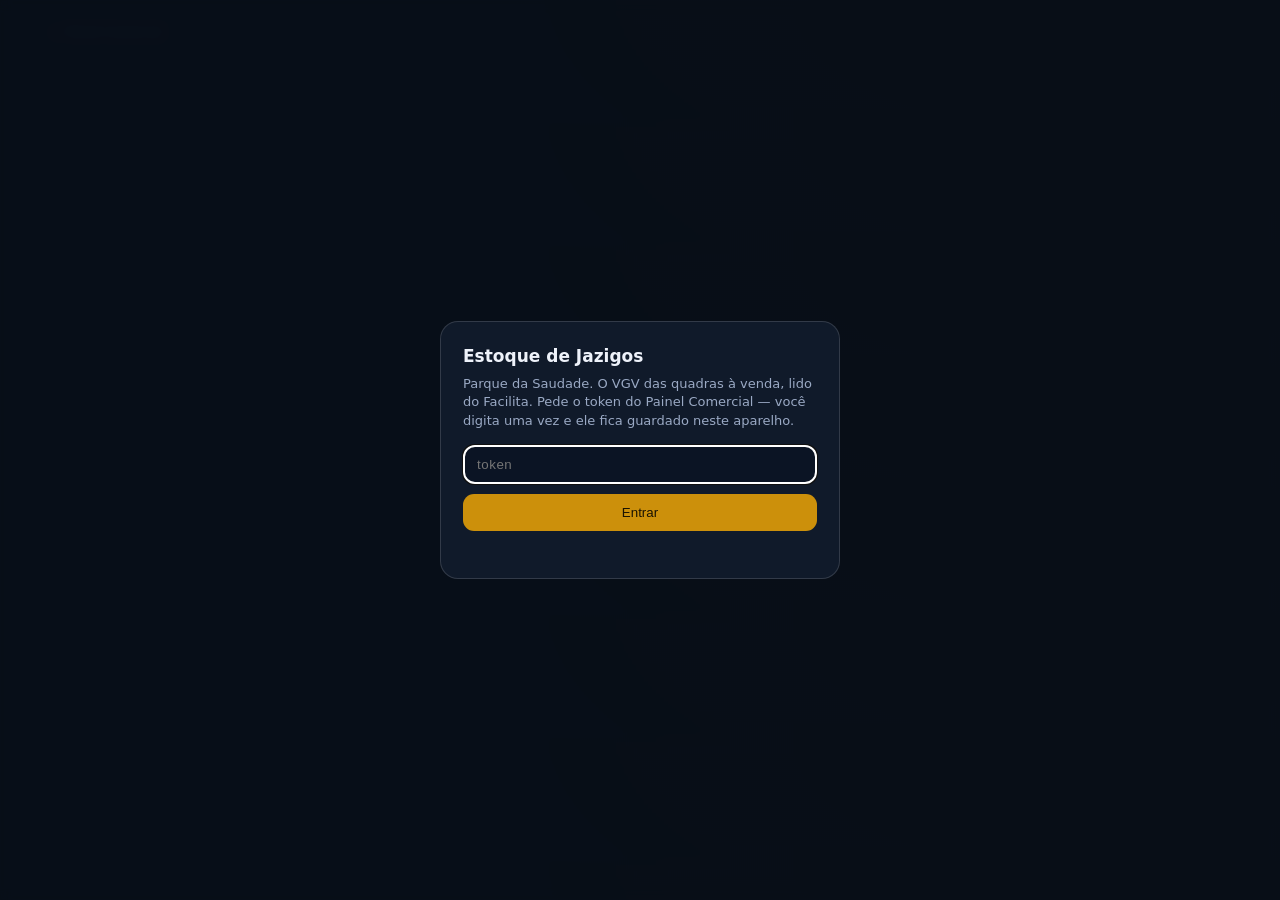
<file: docs/estoque/index.html>
<!DOCTYPE html>
<html lang="pt-BR">
<head>
<meta charset="UTF-8">
<meta name="viewport" content="width=device-width, initial-scale=1">
<meta name="robots" content="noindex, nofollow">
<title>Estoque de Jazigos — Parque da Saudade</title>
<link rel="icon" href="../favicon-32.png" sizes="32x32">
<!--
  ESTOQUE DE JAZIGOS — Parque da Saudade (03/10/2026, pedido do Rodrigo).

  ORIGEM DO LAYOUT: o artefato claude.ai 7W87FVr7jR9TdinDj8QHmW, versão 3, aprovado
  pelo Rodrigo e pelo Ricardo em 03/10. Desde que esta página subiu, o artefato é
  REGISTRO, não referência (regra 8): os números dele são a foto de 13/09.
  A ORDEM dos blocos é a dele — abertura, três cartões de VGV, três de Ticket Médio,
  tabela por quadra, construído × a construir, notas. O bloco "Disparo semanal" do
  artefato era explicação para o Ricardo e não veio para a tela.
  O QUE MUDOU em relação a ele: (1) o dado é ao vivo, da rota do Cofre; (2) quadra,
  grupo, entrega e nota vêm da rota (Config do Cofre), nada cravado aqui; (3) o Ticket
  Médio Vendido e Estoque divide por jazigos COM PREÇO, como o Total (regra 6 da tarefa;
  a maquete dividia pelo total de jazigos); (4) a coluna "Outras" e o aviso só aparecem
  quando há jazigo em situação fora de Disponível/Reservado/Vendido/Indisponível;
  (5) tarja de foto acima de 48 h e de varredura incompleta, como as outras telas.

  POR QUE PÁGINA PRÓPRIA E NÃO VISTA DA MOLDURA v2: o v2 recebe do pai, por
  postMessage, o pacote de vendas (?app=vendas&fn=dados). Este dado vem de outra rota
  e não tem filtro de mês; enfiá-lo no v2 mexeria no Executivo (proibido nesta tarefa)
  e acoplaria duas telas que não dividem nada além da cara. Página própria embutida
  por moldura (como Esteira e Retrospectiva) é menos código e zero risco no Executivo.
  A CARA é a do Executivo: as mesmas variáveis, .cpHead, .card, .tile, .selo, .sect,
  table.placar, .notas e o tema dourado do Parque, copiados de docs/v2/index.html.

  DE ONDE VEM CADA NÚMERO: POST ?app=estoque-vgv&fn=dados, token de gestão no CORPO
  (regra 4). A rota devolve só agregado por quadra (nenhuma unidade, nenhum cliente)
  e o Ticket Médio já calculado — esta página não refaz conta, só soma nada e mostra.
  A prova é a tela bater com conferirEstoqueVGV() no editor do Cofre.

  VOCABULÁRIO (Ricardo, 03/10): VGV Total / VGV Vendido / VGV Estoque e Ticket Médio
  Total / Vendido / Estoque. Nunca "cheio", "VGV Tabela" ou "estoque atual".

  DOAÇÕES E PERMUTAS (08/10/2026, pedido do Rodrigo, desenho do Ricardo): a área no FIM
  da página. SEGUNDA chamada, independente: POST ?app=doacoes&fn=dados, token de gestão
  no corpo (DoacoesPermutas.gs no Cofre). Ela traz o nome do beneficiário — por isso não
  vem na estoque-vgv, que é só agregado. Se uma das duas falhar, a outra continua de pé:
  cada uma desenha no seu grid (#tela e #doacoes). Detecção = venda de até R$ 100 no
  Facilita (a DOACAO_ATE do Executivo); Tipo e Cedente vêm da aba manual do Ricardo;
  valor = só o de tabela do jazigo. A área não muda nenhum número de cima: esses jazigos
  já estão no VGV Vendido. VGV + qualificador (Doado, Permutado, Cedido, a Classificar).
  (08/10, noite) E desde então elas NÃO SÃO VENDA no relatório: saem da contagem do
  Executivo, da Retrospectiva, do Pocket e da Parcial (Parque.gs) — moram só aqui.
-->
<style>
  :root{
    color-scheme:dark;
    --bg:#0b1220; --card:#121b2e; --card2:#0e1626; --edge:rgba(255,255,255,.07);
    --ink:#eef2fa; --ink2:#9aa9c4; --muted:#64718c;
    --grid:#1e2940; --axis:#2a3752;
    --blue:#4A8FE0; --mag:#D55181; --gray:#48566e; --crit:#d03b3b;
    --bluebg:rgba(74,143,224,.14); --accentbg:rgba(192,135,8,.14); --magbg:rgba(213,81,129,.14);
    --vend:#33415c;
    font-family:system-ui,-apple-system,"Segoe UI",sans-serif;
  }
  /* o tema do Parque, o mesmo do Executivo (body.emp-ps no v2) */
  body.emp-ps{ --accent:#C08708; --chipbg:#CC900B; --chiptx:#1a1302; --warn:#ec835a; --warnbg:rgba(236,131,90,.12) }
  *{box-sizing:border-box;margin:0;padding:0}
  body{background:var(--bg);color:var(--ink);font-size:14px;line-height:1.45;
    background-image:radial-gradient(1100px 500px at 85% -10%,rgba(204,144,11,.08),transparent 60%)}
  .wrap{max-width:1240px;margin:0 auto;padding:18px 22px 56px}
  @media(max-width:640px){.wrap{padding-inline:16px}}
  html.embutido .wrap{padding-top:10px}
  .voltar{display:inline-block;color:var(--muted);font-size:11.5px;text-decoration:none;border:1px solid var(--edge);
    border-radius:8px;padding:5px 10px;background:var(--card2);margin-bottom:6px}
  html.embutido .voltar{display:none !important}
  html.embutido body{background-image:none}

  .grid{display:grid;grid-template-columns:repeat(12,1fr);gap:14px}
  .card{background:linear-gradient(180deg,rgba(255,255,255,.022),rgba(255,255,255,0)),var(--card);
        border:1px solid var(--edge);border-radius:16px;padding:16px 18px;position:relative;min-width:0}
  .card h3{font-size:12px;font-weight:600;color:var(--ink2);letter-spacing:.06em;text-transform:uppercase;margin-bottom:2px}
  .card .why{font-size:11.5px;color:var(--muted);margin-bottom:10px}
  .s12{grid-column:span 12}.s4{grid-column:span 4}
  @media(max-width:980px){.s4{grid-column:span 12}}
  .sect{grid-column:span 12;display:flex;align-items:center;gap:10px;margin-top:10px;flex-wrap:wrap}
  .sect h2{font-size:13px;font-weight:650;color:var(--ink)}
  .sect .ln{flex:1;height:1px;background:var(--grid);min-width:40px}
  .sect .tag{font-size:10.5px;color:var(--muted)}

  .cpHead{grid-column:span 12;padding:18px 0 24px;border-bottom:1px solid var(--grid);margin-bottom:2px}
  .cpHead .eyebrow{font-size:10.5px;font-weight:700;letter-spacing:.10em;text-transform:uppercase;
    color:var(--accent);margin:0 0 12px}
  .cpHead .tit{font-size:clamp(26px,4.4vw,38px);font-weight:800;line-height:1.12;
    letter-spacing:-.01em;margin:0 0 14px;text-wrap:balance}
  .cpHead .deck{font-size:15px;line-height:1.6;color:var(--ink2);margin:0 0 18px;max-width:78ch}
  .cpHead .deck b{color:var(--ink);font-weight:700}
  .cpHead .escopo{font-size:12.5px;line-height:1.55;color:var(--muted);margin:0}
  .cpHead .escopo b{color:var(--ink2);font-weight:700}

  .selo{display:inline-flex;align-items:center;gap:5px;font-size:9.5px;font-weight:700;
    letter-spacing:.08em;text-transform:uppercase;border-radius:6px;padding:3px 7px;margin:0 0 8px}
  .selo.total{color:var(--ink2);background:rgba(255,255,255,.06)}
  .selo.vend{color:var(--mag);background:var(--magbg)}
  .selo.est{color:var(--accent);background:var(--accentbg)}
  .tile .val{font-size:30px;font-weight:650;margin:2px 0 1px;font-variant-numeric:tabular-nums}
  .tile.hero .val{font-size:40px;letter-spacing:-.01em}
  .tile .st{font-size:11.5px;color:var(--ink2)}
  .tile .st b{color:var(--ink);font-weight:650}
  .tile .st .sp{color:var(--warn)}
  /* os números da faixa na mesma altura, como no Executivo (21/09) */
  @supports (grid-template-rows: subgrid) {
    .grid > .card.tile-fila{display:grid;grid-template-rows:subgrid;grid-row:span 5;row-gap:0;align-content:start}
    .grid > .card.tile-fila > .selo{justify-self:start}
  }

  .pill{display:inline-flex;align-items:center;gap:6px;font-size:10.5px;font-weight:700;letter-spacing:.04em;
    border-radius:7px;padding:3px 9px;white-space:nowrap}
  .pill i{width:8px;height:8px;border-radius:2px;display:inline-block}
  .pill.c{color:var(--accent);background:var(--accentbg)} .pill.c i{background:var(--accent)}
  .pill.a{color:var(--blue);background:var(--bluebg);border:1px dashed rgba(74,143,224,.5)} .pill.a i{background:var(--blue)}

  .rolax{overflow-x:auto;-webkit-overflow-scrolling:touch}
  table.placar{width:100%;border-collapse:collapse;font-size:12.5px;min-width:1040px}
  table.placar td,table.placar th{padding:9px 6px;text-align:left;vertical-align:middle}
  table.placar th{font-size:10.5px;color:var(--muted);text-transform:uppercase;letter-spacing:.06em;
     font-weight:600;border-bottom:1px solid rgba(255,255,255,.14)}
  table.placar tr.grp th{border-bottom:0;padding-bottom:0;font-size:9.5px;letter-spacing:.08em}
  table.placar tr.grp th.t{color:var(--ink2)} table.placar tr.grp th.v{color:var(--mag)} table.placar tr.grp th.e{color:var(--accent)}
  table.placar .num{text-align:right;font-variant-numeric:tabular-nums;white-space:nowrap}
  table.placar th.num{white-space:normal}   /* "Ticket médio" em duas linhas: o cabeçalho não pode alargar a coluna */
  table.placar tr+tr td{border-top:1px solid rgba(255,255,255,.09)}
  table.placar td b{font-weight:650}
  table.placar td small{display:block;font-size:10.5px;color:var(--muted)}
  table.placar tr.sub td{color:var(--ink2);background:rgba(255,255,255,.02)}
  table.placar tr.tot td{border-top:1px solid rgba(255,255,255,.22);font-weight:650}
  table.placar th.gA,table.placar td.gA{border-left:1px solid rgba(255,255,255,.12)}
  .mini{display:flex;height:8px;border-radius:4px;overflow:hidden;background:var(--vend);min-width:56px;flex:1}
  /* (04/10) barra e % na MESMA célula: em duas colunas a tabela passava da largura do cartão e o
     "%" saía cortado pela borda ("34%" lido como "349") */
  .barpct{display:flex;align-items:center;gap:8px;min-width:150px}
  .barpct .pct{font-variant-numeric:tabular-nums;white-space:nowrap;min-width:32px;text-align:right}
  .mini span{display:block}
  .aviso{display:inline-block;font-size:10.5px;color:var(--warn);background:var(--warnbg);border-radius:6px;padding:1px 6px;margin-top:3px}

  .barra{display:flex;height:22px;border-radius:6px;overflow:hidden;background:var(--grid);margin:6px 0 8px}
  .barra span{display:block;height:100%}
  .legend{display:flex;gap:14px;flex-wrap:wrap;font-size:11.5px;color:var(--ink2)}
  .legend i{width:9px;height:9px;border-radius:3px;display:inline-block;margin-right:5px;vertical-align:-1px}
  .par{display:grid;grid-template-columns:1fr 1fr;gap:10px;margin-top:12px}
  @media(max-width:480px){.par{grid-template-columns:1fr}}
  .bloco{background:var(--card2);border:1px solid var(--edge);border-radius:12px;padding:11px 12px}
  .bloco.aconstruir{border:1px dashed var(--axis)}
  .bloco .per{font-size:10.5px;color:var(--muted);text-transform:uppercase;letter-spacing:.06em}
  .bloco .n{font-size:22px;font-weight:650;margin:3px 0 1px;font-variant-numeric:tabular-nums}
  .bloco .st{font-size:11px;color:var(--ink2)}

  /* (08/10) Doações e Permutas — os mesmos componentes, só com as cores dos dois tipos */
  .grid + .grid{margin-top:14px}
  .selo.doa{color:var(--blue);background:var(--bluebg)}
  .selo.perm{color:var(--mag);background:var(--magbg)}
  .selo.acl{color:var(--warn);background:var(--warnbg)}
  table.placar.dp{min-width:720px}
  table.placar.dp tr.acl td{background:var(--warnbg)}
  table.placar.dp td .selo{margin:0}

  .notas{grid-column:span 12;background:var(--card2);border:1px solid var(--edge);
    border-radius:12px;padding:13px 15px;font-size:12px;color:var(--ink2);line-height:1.55}
  .notas b{color:var(--ink)}
  .notas p{margin:0 0 8px}
  .notas p:last-child{margin:0}

  /* tarjas: as da casa (Retrospectiva/Esteira) na paleta do Executivo */
  .tarja{grid-column:span 12;background:rgba(208,59,59,.13);border:1px solid rgba(248,113,113,.5);color:#ffd9d9;
    border-radius:14px;padding:14px 16px}
  .tarja p{margin:6px 0 0}
  .tarja .t{font-size:15px;font-weight:800;color:#ffb4b4}
  .tarja code{background:rgba(0,0,0,.3);padding:1px 5px;border-radius:5px;font-size:12px}
  .tarja.amarela{background:var(--warnbg);border-color:rgba(236,131,90,.45);color:#ffe2d3}
  .tarja.amarela .t{color:var(--warn)}
  .espera{grid-column:span 12;color:var(--ink2);font-size:13px;padding:30px 0}

  .selofim{display:flex;justify-content:flex-end;gap:10px;flex-wrap:wrap;align-items:center;
    padding:12px 4px 2px;font-size:11px;color:var(--muted)}
  .selofim button{background:none;border:1px solid var(--edge);border-radius:7px;color:var(--muted);
    font:inherit;padding:2px 8px;cursor:pointer}

  /* portão de token — o da Retrospectiva, na paleta do Executivo */
  .gate{position:fixed;inset:0;z-index:60;display:flex;align-items:center;justify-content:center;
        background:rgba(8,14,24,.94);backdrop-filter:blur(6px);padding:20px}
  .gatebox{background:#101a2a;border:1px solid rgba(255,255,255,.14);border-radius:18px;padding:22px;max-width:400px;width:100%}
  .gatebox h2{margin:0 0 6px;font-size:17px}
  .gatebox p{color:var(--ink2);font-size:13px;margin:0 0 14px}
  .gatebox input{width:100%;padding:11px 13px;border-radius:11px;border:1px solid rgba(255,255,255,.14);
                 background:#0b1424;color:var(--ink);font:15px/1.2 inherit;letter-spacing:.04em}
  .gatebox button{width:100%;margin-top:10px;padding:11px;border-radius:11px;border:none;
                  background:var(--chipbg);color:var(--chiptx);font:700 14px/1.2 inherit;cursor:pointer}
  .gatebox .erro{color:#f87171;font-size:12.5px;margin-top:9px;min-height:16px}

  /* A GUARDA DO [hidden] (regra da casa): toda classe que declara `display` ganha o par —
     senão o conteúdo nasce à mostra por cima do portão de token. */
  .voltar[hidden],.grid[hidden],.sect[hidden],.selo[hidden],.pill[hidden],.pill i[hidden],.mini[hidden],
  .mini span[hidden],.barpct[hidden],.aviso[hidden],.barra[hidden],.barra span[hidden],.legend[hidden],.legend i[hidden],
  .par[hidden],.selofim[hidden],.gate[hidden],.card[hidden],.tarja[hidden]{display:none}
</style>
<script>
  /* embutido como aba do Painel: o cabeçalho de lá já é o "voltar" */
  try { if (window.top !== window.self) document.documentElement.classList.add('embutido'); }
  catch (e) { document.documentElement.classList.add('embutido'); }
</script>
</head>
<body class="emp-ps">

<div class="gate" id="gate" hidden>
  <div class="gatebox">
    <h2>Estoque de Jazigos</h2>
    <p>Parque da Saudade. O VGV das quadras à venda, lido do Facilita. Pede o
       token do Painel Comercial — você digita uma vez e ele fica guardado neste aparelho.</p>
    <input id="tk" type="password" autocomplete="off" spellcheck="false" placeholder="token" aria-label="Token de acesso">
    <button id="btEntrar" type="button">Entrar</button>
    <div class="erro" id="gateErro"></div>
  </div>
</div>

<div class="wrap">
  <a class="voltar" href="../">← Painel Comercial</a>
  <div class="grid" id="tela"><p class="espera">Lendo o estoque do Facilita…</p></div>
  <div class="grid" id="doacoes"></div>
  <div class="selofim" id="selofim" hidden></div>
</div>

<script>
(function () {
  'use strict';
  var API = 'https://script.google.com/macros/s/AKfycbydLmUEX3g6FeojFGAcVHfNKoPsr4d9oTBUdi7GtcfsirQL6xHJM0BELVGcCrcqrICY/exec';
  var CHAVE_TOKEN = 'hub_token_gestao';   // o mesmo do Painel — não duplicar
  var $ = function (id) { return document.getElementById(id); };

  var esc = function (s) { return String(s == null ? '' : s).replace(/[&<>"']/g, function (c) {
    return { '&': '&amp;', '<': '&lt;', '>': '&gt;', '"': '&quot;', "'": '&#39;' }[c]; }); };
  var n = function (v) { return Number(v || 0).toLocaleString('pt-BR'); };
  var mi = function (v) { return 'R$ ' + (Number(v || 0) / 1e6).toLocaleString('pt-BR', { minimumFractionDigits: 2, maximumFractionDigits: 2 }) + ' mi'; };
  var rs = function (v) { return v === null || v === undefined ? '—' : 'R$ ' + Math.round(v).toLocaleString('pt-BR'); };
  var pct = function (a, b) { return b ? Math.round(a / b * 100) + '%' : '—'; };
  var ROT = { construida: 'Construída', a_construir: 'A construir' };
  var CLS = { construida: 'c', a_construir: 'a' };
  var COR = { construida: 'var(--accent)', a_construir: 'var(--blue)' };
  var juntar = function (l) { return l.length < 2 ? l.join('') : l.slice(0, -1).join(', ') + ' e ' + l[l.length - 1]; };

  /* ══════════ portão ══════════ */
  function abrirPortao(msg) {
    $('gate').hidden = false;
    $('gateErro').textContent = msg || '';
    $('tela').innerHTML = '';
    $('doacoes').innerHTML = '';
    $('selofim').hidden = true;
    setTimeout(function () { $('tk').focus(); }, 60);
  }
  $('btEntrar').onclick = function () {
    var v = $('tk').value.trim();
    if (!v) { $('gateErro').textContent = 'Digite o token.'; return; }
    try { localStorage.setItem(CHAVE_TOKEN, v); } catch (e) {}
    $('tk').value = ''; $('gate').hidden = true; carregar();
  };
  $('tk').addEventListener('keydown', function (e) { if (e.key === 'Enter') $('btEntrar').click(); });

  /* POST com o token no corpo (regra 4), texto puro: pedido "simples", sem consulta prévia de CORS. */
  function pedir(corpo, rota) {
    return new Promise(function (resolve, reject) {
      var venceu = false;
      var t = setTimeout(function () { venceu = true; reject(new Error('o Facilita não respondeu em 60 s')); }, 60000);
      fetch(API + '?app=' + (rota || 'estoque-vgv') + '&fn=dados', { method: 'POST', body: corpo, cache: 'no-store' })
        .then(function (r) { return r.json(); })
        .then(function (j) { if (!venceu) { clearTimeout(t); resolve(j); } })
        .catch(function (e) { if (!venceu) { clearTimeout(t); reject(e); } });
    });
  }

  function bloqueia(titulo, html) {
    $('tela').innerHTML = '<div class="tarja"><div class="t">' + esc(titulo) + '</div>' + html + '</div>';
  }

  function carregar() {
    var token = '';
    try { token = localStorage.getItem(CHAVE_TOKEN) || ''; } catch (e) {}
    if (!token) { abrirPortao(''); return; }
    $('tela').innerHTML = '<p class="espera">Lendo o estoque do Facilita…</p>';
    var corpo = JSON.stringify({ token: token });
    carregarDoacoes(corpo);   // (08/10) independente: não espera esta nem depende dela
    /* uma nova tentativa quando a falha não é de token: a entrega do /exec soluça em dia ruim */
    pedir(corpo)
      .then(function (j) { return (j && j.ok) || /token/i.test((j && j.error) || '') ? j : pedir(corpo); },
            function () { return pedir(corpo); })
      .then(function (r) {
        if (!r || r.ok !== true) {
          var err = (r && r.error) || 'resposta sem dado';
          if (/token/i.test(err)) {
            try { localStorage.removeItem(CHAVE_TOKEN); } catch (e) {}
            abrirPortao('Token recusado. Confira e digite de novo.');
            return;
          }
          bloqueia('O Facilita respondeu, mas sem dado.', '<p>' + esc(err) + '</p>');
          return;
        }
        if (!r.quadras || !r.geral || !r.grupos) {
          bloqueia('Esta página não vai desenhar: a rota respondeu em outro formato.',
            '<p>O servidor pode estar numa versão anterior a 03/10/2026. O conserto é publicar o servidor ' +
            '(Implantar ▸ Gerenciar implantações ▸ ✏️ ▸ Nova versão).</p>');
          return;
        }
        desenhar(r);
      })
      .catch(function (e) {
        bloqueia('Não consegui ler os dados do Facilita.',
          '<p>' + esc(e.message || e) + '</p><p>Nenhum número aparece enquanto isso: tela vazia é melhor ' +
          'que tela desatualizada com cara de atual.</p>');
      });
  }

  /* horas desde o carimbo 'AAAA-MM-DD HH:MM' (hora de Brasília, a do Cofre) */
  function horasDesde(c) {
    var m = String(c || '').match(/^(\d{4})-(\d{2})-(\d{2}) (\d{2}):(\d{2})/);
    if (!m) return null;
    var t = Date.UTC(+m[1], +m[2] - 1, +m[3], +m[4] + 3, +m[5]);   // -03:00
    return (Date.now() - t) / 3600000;
  }
  var dm = function (c) { var m = String(c || '').match(/^\d{4}-(\d{2})-(\d{2}) (\d{2}:\d{2})/); return m ? m[2] + '/' + m[1] + ' ' + m[3] : String(c || '—'); };

  /* ══════════ desenho ══════════ */
  function desenhar(r) {
    var Q = r.quadras, T = r.geral, C = r.grupos.construida, A = r.grupos.a_construir;
    var qC = Q.filter(function (x) { return x.obra === 'construida'; });
    var qA = Q.filter(function (x) { return x.obra === 'a_construir'; });
    var nomes = function (l) { return juntar(l.map(function (x) { return esc(x.quadra); })); };
    var temOutros = T.outros.n > 0;
    /* (04/10) a coluna Indisp. só aparece quando há Indisponível — zerada, ela só tirava largura
       da barra (pedido do Ricardo). Volta sozinha se o Facilita voltar a ter, como a "Outras". */
    var temIndisp = T.indisponivel.n > 0, nFora = (temIndisp ? 1 : 0) + (temOutros ? 1 : 0);
    var h = '';

    // as defesas da casa: foto velha, retrato incompleto, situação desconhecida
    var hs = horasDesde(r.atualizado_em);
    if (hs === null) {
      h += '<div class="tarja amarela"><div class="t">O estoque chegou sem data.</div><p>Não dá para saber se ' +
           'estes números são de hoje. <em>(chave <code>facilita.estoque_atualizado</code> vazia na configuração.)</em></p></div>';
    } else if (hs >= 48) {
      h += '<div class="tarja amarela"><div class="t">O estoque tem mais de 48 horas.</div><p>É de <b>' + esc(dm(r.atualizado_em)) +
           '</b>, ' + Math.floor(hs / 24) + ' dias atrás: certo para aquele instante, provavelmente errado para hoje. ' +
           'A varredura do Facilita roda toda madrugada; parada há tanto tempo quer dizer que ela não fecha.</p></div>';
    }
    if (!r.varredura_completa) {
      h += '<div class="tarja amarela"><div class="t">Retrato incompleto.</div><p>A varredura do estoque no Facilita ' +
           'ainda está no meio: parte dos jazigos pode estar com a situação ou o preço da volta anterior. ' +
           'Ela fecha sozinha em poucos minutos.</p></div>';
    }
    if (temOutros) {
      h += '<div class="tarja amarela"><div class="t">' + n(T.outros.n) + (T.outros.n === 1 ? ' jazigo' : ' jazigos') + ' em situação fora das quatro conhecidas.</div>' +
           '<p>No Facilita: <b>' + esc(T.outros.situacoes.join(', ')) + '</b>. ' + (T.outros.n === 1 ? 'Ele entra' : 'Eles entram') + ' no VGV Total e fica' + (T.outros.n === 1 ? '' : 'm') + ' fora de ' +
           'Vendido e de Estoque, na coluna "Outras" da tabela.</p></div>';
    }

    // 1. abertura
    h += '<div class="cpHead">' +
      '<p class="eyebrow">Parque da Saudade · Estoque de jazigos</p>' +
      '<h1 class="tit">Quanto vale o que ainda há para vender</h1>' +
      '<p class="deck">As quadras à venda somam <b>' + mi(T.total.vgv) + '</b> de VGV Total. Já foram vendidos <b>' +
        mi(T.vendido.vgv) + '</b> e restam <b>' + mi(T.estoque.vgv) + '</b> de VGV Estoque em <b>' + n(T.estoque.n) +
        ' jazigos</b>: <b>' + mi(C.estoque.vgv) + '</b> em quadra construída e <b>' + mi(A.estoque.vgv) +
        '</b> em quadra a construir.</p>' +
      '<p class="escopo"><b>Quadras:</b> ' + nomes(Q) + '. <b>Fonte:</b> Facilita. <b>Total</b> é a quadra ' +
        'inteira, <b>Vendido</b> é o jazigo vendido ou reservado e <b>Estoque</b> é o jazigo disponível.</p>' +
    '</div>';

    // 2. VGV · 3. Ticket Médio
    var tile = function (cls, selo, rot, tit, why, val, st) {
      return '<div class="card tile tile-fila s4 ' + cls + '"><span class="selo ' + selo + '">' + rot + '</span><h3>' + tit + '</h3>' +
        '<div class="why">' + why + '</div><div class="val">' + val + '</div><div class="st">' + st + '</div></div>';
    };
    var semPreco = T.total.sem_preco ? ' · <span class="sp">' + n(T.total.sem_preco) + ' sem preço</span>' : '';
    h += tile('hero', 'total', 'Total', 'VGV Total', 'A quadra inteira, antes de qualquer venda.', mi(T.total.vgv),
              '<b>' + n(T.total.n) + '</b> jazigos' + semPreco);
    h += tile('hero', 'vend', 'Vendido', 'VGV Vendido', 'Jazigos vendidos e reservados, pelo valor de tabela.', mi(T.vendido.vgv),
              '<b>' + n(T.vendido.n) + '</b> jazigos · <b>' + pct(T.vendido.vgv, T.total.vgv) + '</b> do VGV Total');
    h += tile('hero', 'est', 'Estoque', 'VGV Estoque', 'Jazigos disponíveis hoje.', mi(T.estoque.vgv),
              '<b>' + n(T.estoque.n) + '</b> jazigos · <b>' + pct(T.estoque.vgv, T.total.vgv) + '</b> do VGV Total');
    h += tile('', 'total', 'Total', 'Ticket Médio Total', '', rs(T.ticket.total), 'VGV Total ÷ ' + n(T.total.com_preco) + ' jazigos com preço');
    h += tile('', 'vend', 'Vendido', 'Ticket Médio Vendido', '', rs(T.ticket.vendido), 'VGV Vendido ÷ ' + n(T.vendido.com_preco) + ' jazigos com preço');
    h += tile('', 'est', 'Estoque', 'Ticket Médio Estoque', '', rs(T.ticket.estoque), 'VGV Estoque ÷ ' + n(T.estoque.com_preco) + ' jazigos com preço');

    // 4. Por quadra
    var pill = function (o) { return o ? '<span class="pill ' + CLS[o] + '"><i></i>' + ROT[o] + '</span>' : ''; };
    var sub = function (x) {
      if (!x.obra) return '';
      var p = [];
      if (x.nota) p.push(esc(x.nota));
      if (x.obra === 'a_construir' && x.entrega) p.push('entrega em ' + esc(x.entrega));
      return p.length ? '<small>' + p.join(' · ') + '</small>' : '';
    };
    var linha = function (x, nome, cls, obra) {
      var falta = x.total.sem_preco;
      return '<tr class="' + (cls || '') + '">' +
        '<td><b>' + esc(nome) + '</b>' + sub(x) + '</td>' +
        '<td>' + pill(obra) + '</td>' +
        '<td class="num gA">' + n(x.total.n) + '</td>' +
        '<td class="num"><b>' + mi(x.total.vgv) + '</b>' + (falta ? '<br><span class="aviso">' + n(falta) + ' sem preço</span>' : '') + '</td>' +
        '<td class="num">' + rs(x.ticket.total) + '</td>' +
        '<td class="num gA">' + n(x.vendido.n) + (x.reservado.n ? '<small>' + n(x.reservado.n) + ' reserv.</small>' : '') + '</td>' +
        '<td class="num"><b>' + mi(x.vendido.vgv) + '</b></td>' +
        '<td class="num">' + rs(x.ticket.vendido) + '</td>' +
        '<td class="num gA"><b>' + n(x.estoque.n) + '</b></td>' +
        '<td class="num"><b>' + mi(x.estoque.vgv) + '</b>' + (x.estoque.sem_preco ? '<br><span class="aviso">' + n(x.estoque.sem_preco) + ' sem preço</span>' : '') + '</td>' +
        '<td class="num">' + rs(x.ticket.estoque) + '</td>' +
        '<td><div class="barpct"><div class="mini" title="' + pct(x.estoque.vgv, x.total.vgv) + ' do VGV Total ainda em estoque"><span style="width:' +
          (x.total.vgv ? x.estoque.vgv / x.total.vgv * 100 : 0) + '%;background:' + (obra ? COR[obra] : 'var(--ink2)') + '"></span></div>' +
          '<span class="pct">' + pct(x.estoque.vgv, x.total.vgv) + '</span></div></td>' +
        (temIndisp ? '<td class="num gA">' + n(x.indisponivel.n) + '</td>' : '') +
        (temOutros ? '<td class="num' + (temIndisp ? '' : ' gA') + '" title="' + esc(x.outros.situacoes.join(', ')) + '">' + n(x.outros.n) + '</td>' : '') +
      '</tr>';
    };
    h += '<div class="sect"><h2>Por quadra</h2><div class="ln"></div><span class="tag">total · vendido · estoque</span></div>';
    h += '<div class="card s12"><div class="rolax"><table class="placar"><thead>' +
      '<tr class="grp"><th colspan="2"></th><th colspan="3" class="gA t">Total</th><th colspan="3" class="gA v">Vendido</th>' +
      '<th colspan="4" class="gA e">Estoque</th>' + (nFora ? '<th colspan="' + nFora + '" class="gA">Fora</th>' : '') + '</tr>' +
      '<tr><th>Quadra</th><th>Situação</th>' +
      '<th class="num gA">Jazigos</th><th class="num">VGV Total</th><th class="num">Ticket Médio</th>' +
      '<th class="num gA">Jazigos</th><th class="num">VGV Vendido</th><th class="num">Ticket Médio</th>' +
      '<th class="num gA">Jazigos</th><th class="num">VGV Estoque</th><th class="num">Ticket Médio</th><th>Estoque / Total</th>' +
      (temIndisp ? '<th class="num gA">Indisp.</th>' : '') + (temOutros ? '<th class="num' + (temIndisp ? '' : ' gA') + '">Outras</th>' : '') +
      '</tr></thead><tbody>';
    [['construida', qC, C], ['a_construir', qA, A]].forEach(function (g) {
      if (!g[1].length) return;
      g[1].forEach(function (x) { h += linha(x, x.quadra, '', g[0]); });
      h += linha(g[2], 'Subtotal ' + ROT[g[0]].toLowerCase(), 'sub', g[0]);
    });
    h += linha(T, 'Jazigos à venda', 'tot', '');
    h += '</tbody></table></div></div>';

    /* (04/10) JAZIGO RESERVA — fora de todas as contas acima: é compra na planta, sem estoque (ilimitado).
       Só o vendido, "para ter uma visão" (Ricardo). Rota antiga, sem `reserva`: o cartão não aparece. */
    var RV = r.reserva;
    if (RV && RV.vendido) {
      h += '<div class="sect"><h2>Jazigo Reserva</h2><div class="ln"></div><span class="tag">na planta · sem estoque · fora das contas acima</span></div>';
      h += tile('', 'vend', 'Vendido', 'Reservas vendidas', 'O cliente compra na planta e escolhe o jazigo na entrega, em 5 anos.',
                n(RV.vendido.n), (RV.reservado && RV.reservado.n ? n(RV.reservado.n) + ' ainda como reservadas no Facilita' : 'no Facilita'));
      h += tile('', 'vend', 'Vendido', 'VGV Vendido', 'Valor de tabela da Reserva no Facilita.', mi(RV.vendido.vgv), n(RV.vendido.n) + ' jazigos');
      h += tile('', 'vend', 'Vendido', 'Ticket Médio Vendido', '', rs(RV.ticket), 'VGV Vendido ÷ ' + n(RV.vendido.com_preco) + ' jazigos com preço');
    }

    // 5. Construído × a construir
    h += '<div class="sect"><h2>Construído × a construir</h2><div class="ln"></div><span class="tag">onde está o valor</span></div>';
    var barraCard = function (tit, k) {
      var vc = C[k].vgv, va = A[k].vgv, tot = vc + va;
      return '<div class="card s4"><h3>' + tit + '</h3>' +
        '<div class="barra"><span style="width:' + (tot ? vc / tot * 100 : 0) + '%;background:var(--accent)"></span>' +
        '<span style="width:' + (tot ? va / tot * 100 : 0) + '%;background:var(--blue)"></span></div>' +
        '<div class="legend"><span><i style="background:var(--accent)"></i>Construído ' + pct(vc, tot) + '</span>' +
        '<span><i style="background:var(--blue)"></i>A construir ' + pct(va, tot) + '</span></div>' +
        '<div class="par"><div class="bloco"><div class="per">Construído</div><div class="n">' + mi(vc) + '</div>' +
          '<div class="st">' + n(C[k].n) + ' jazigos<br>' + nomes(qC) + '</div></div>' +
        '<div class="bloco aconstruir"><div class="per">A construir</div><div class="n">' + mi(va) + '</div>' +
          '<div class="st">' + n(A[k].n) + ' jazigos<br>' + nomes(qA) + '</div></div></div></div>';
    };
    h += barraCard('VGV Total', 'total');
    h += barraCard('VGV Vendido', 'vendido');
    h += barraCard('VGV Estoque', 'estoque');

    // 6. notas
    var entregas = qA.map(function (x) {
      return esc(x.quadra) + (x.nota ? ' ' + esc(x.nota) : '') + (x.entrega ? ' (entrega em ' + esc(x.entrega) + ')' : '');
    });
    h += '<div class="notas">' +
      '<p><b>VGV Total</b> = soma do valor de tabela que cada jazigo da quadra tem no Facilita, em qualquer situação. ' +
      '<b>VGV Vendido</b> = a mesma soma dos jazigos com situação Vendido ou Reservado (pela regra da casa, só se reserva com ' +
      'proposta e a 1ª parcela ou a entrada paga; a pré-reserva conta junto): é valor de tabela da época em que o jazigo saiu, ' +
      'não o valor da venda. <b>VGV Estoque</b> = a mesma soma só dos jazigos com situação Disponível.</p>' +
      '<p><b>Ticket Médio</b> = VGV ÷ jazigos com preço, em cada uma das três colunas.</p>' +
      '<p><b>Total = Vendido + Estoque</b>' + (nFora ? ' + ' + [temIndisp ? 'Indisponível' : '', temOutros ? 'situação fora das conhecidas' : '']
        .filter(Boolean).join(' + ') + ': esses entram no Total e ficam fora das outras duas contas, na coluna "Fora"' : '') +
      '. Embaixo dos jazigos vendidos, a tabela mostra quantos ainda estão como reservados no Facilita.</p>' +
      '<p><b>Construída</b>: ' + nomes(qC) + '. <b>A construir</b>: ' + juntar(entregas) + '. A <b>Reserva</b> não entra em nenhuma conta de Total, Vendido ou Estoque: ela não tem estoque (é compra na planta). ' +
      'Só o vendido dela aparece, à parte, no bloco Jazigo Reserva — pela mesma regra (Vendido ou Reservado).</p>' +
      '<p><b>Jazigo sem preço</b>: quando o Facilita tem jazigo com valor zero ou vazio, a tela mostra quantos são ao lado do ' +
      'VGV e eles ficam fora do ticket médio. Hoje: <b>' + n(T.total.sem_preco) + '</b>.</p>' +
    '</div>';

    $('tela').innerHTML = h;

    var sf = $('selofim');
    sf.innerHTML = '<span>Estoque lido do Facilita em <b>' + esc(dm(r.atualizado_em)) + '</b>' +
      (r.ao_vivo_em ? ' · relido ao vivo em ' + esc(dm(r.ao_vivo_em)) : '') +
      (typeof r.ms === 'number' ? ' · resposta em ' + r.ms + ' ms' : '') + '</span>';
    var bt = document.createElement('button');
    bt.type = 'button'; bt.textContent = 'trocar token';
    bt.onclick = function () { try { localStorage.removeItem(CHAVE_TOKEN); } catch (e) {} abrirPortao(''); };
    sf.appendChild(bt);
    sf.hidden = false;
  }

  /* ══════════ Doações e Permutas (08/10) ══════════
     Chamada própria: falhar aqui não derruba o estoque, e vice-versa. Token recusado é
     assunto da chamada de cima (é ela que abre o portão) — aqui a área só some. */
  function carregarDoacoes(corpo) {
    var D = $('doacoes');
    D.innerHTML = '<div class="sect"><h2>Doações e Permutas</h2><div class="ln"></div></div>' +
                  '<p class="espera">Lendo as doações e permutas do Facilita…</p>';
    var avisa = function (titulo, msg) {
      D.innerHTML = '<div class="sect"><h2>Doações e Permutas</h2><div class="ln"></div></div>' +
        '<div class="tarja amarela"><div class="t">' + esc(titulo) + '</div><p>' + msg + '</p></div>';
    };
    pedir(corpo, 'doacoes')
      .then(function (j) { return (j && j.ok) || /token/i.test((j && j.error) || '') ? j : pedir(corpo, 'doacoes'); },
            function () { return pedir(corpo, 'doacoes'); })
      .then(function (r) {
        if (!r || r.ok !== true) {
          var err = (r && r.error) || 'resposta sem dado';
          if (/token/i.test(err)) { D.innerHTML = ''; return; }
          if (/rota desconhecida/i.test(err)) {
            avisa('A área Doações e Permutas ainda não está no servidor.', 'O resto da página não depende dela. ' +
              'O conserto é publicar o servidor (Implantar ▸ Gerenciar implantações ▸ ✏️ ▸ Nova versão).');
            return;
          }
          avisa('As doações e permutas não carregaram.', esc(err) + ' — o resto da página não depende delas.');
          return;
        }
        if (!r.itens || !r.totais) { avisa('As doações e permutas chegaram em outro formato.', 'O resto da página não depende delas.'); return; }
        desenharDoacoes(r);
      })
      .catch(function (e) {
        avisa('Não consegui ler as doações e permutas.', esc(e.message || e) + ' — o resto da página não depende delas.');
      });
  }

  var dataBR = function (d) { var m = String(d || '').match(/^(\d{4})-(\d{2})-(\d{2})/); return m ? m[3] + '/' + m[2] + '/' + m[1] : '—'; };
  var SELO_TIPO = { 'Doação': 'doa', 'Permuta': 'perm' };

  function desenharDoacoes(r) {
    var T = r.totais, I = r.itens;
    var pt = function (t) { return T.por_tipo[t] || { n: 0, vgv: 0, sem_preco: 0 }; };
    var semPreco = function (b) { return b.sem_preco ? ' · <span class="sp">' + n(b.sem_preco) + ' sem preço</span>' : ''; };
    var jz = function (k) { return k === 1 ? ' jazigo' : ' jazigos'; };
    var h = '<div class="sect"><h2>Doações e Permutas</h2><div class="ln"></div>' +
            '<span class="tag">jazigos cedidos · venda de até R$ ' + n(r.limite) + ' no Facilita</span></div>';

    if (T.a_classificar.n) {
      h += '<div class="tarja amarela"><div class="t">' + n(T.a_classificar.n) + (T.a_classificar.n === 1 ? ' doação ou permuta' : ' doações ou permutas') +
           ' ainda a classificar.</div><p>O Facilita registra a venda de R$ 0,01, mas não diz se foi doação ou permuta, nem quem cedeu. ' +
           'Até o Ricardo lançar o tipo e o cedente, ' + (T.a_classificar.n === 1 ? 'ela fica' : 'elas ficam') + ' no topo da tabela, com selo.</p></div>';
    }
    if (r.problemas && r.problemas.length) {
      h += '<div class="tarja amarela"><div class="t">' + n(r.problemas.length) + (r.problemas.length === 1 ? ' linha' : ' linhas') +
           ' da classificação com problema.</div><p>' + (r.problemas.length === 1 ? 'Ela não classifica' : 'Elas não classificam') +
           ' nada até ser' + (r.problemas.length === 1 ? '' : 'em') + ' corrigida' + (r.problemas.length === 1 ? '' : 's') + ': ' +
           esc(r.problemas.map(function (p) { return (p.deal ? 'deal ' + p.deal : p.linha) + ' (' + p.tipo + ')'; }).join(', ')) + '.</p></div>';
    }

    var tile = function (selo, rot, tit, why, b, vgvRot) {
      return '<div class="card tile tile-fila s4"><span class="selo ' + selo + '">' + rot + '</span><h3>' + tit + '</h3>' +
        '<div class="why">' + why + '</div><div class="val">' + n(b.n) + '<span style="font-size:14px;color:var(--ink2);font-weight:500">' + jz(b.n) + '</span></div>' +
        '<div class="st">' + vgvRot + ' <b>' + rs(b.vgv) + '</b>' + semPreco(b) + '</div></div>';
    };
    h += tile('doa', 'Doação', 'Doações', 'Jazigo cedido sem contrapartida.', pt('Doação'), 'VGV Doado');
    h += tile('perm', 'Permuta', 'Permutas', 'Jazigo cedido em troca de algo.', pt('Permuta'), 'VGV Permutado');
    h += tile('acl', 'A classificar', 'A classificar', 'Venda de até R$ ' + n(r.limite) + ' ainda sem tipo nem cedente.', T.a_classificar, 'VGV a Classificar');

    // a linha por cedente
    var ced = (r.cedentes || Object.keys(T.por_cedente)).map(function (c) {
      var b = T.por_cedente[c] || { n: 0, vgv: 0 };
      return '<div class="bloco"><div class="per">Cedido por ' + esc(c) + '</div><div class="n">' + n(b.n) + jz(b.n) + '</div>' +
             '<div class="st">VGV Cedido <b>' + rs(b.vgv) + '</b></div></div>';
    }).join('');
    h += '<div class="card s12"><h3>Por cedente</h3><div class="why">Só o que já está classificado; o que falta classificar não tem cedente.</div>' +
         '<div class="par" style="margin-top:0">' + ced + '</div></div>';

    // a tabela
    var linhas = I.map(function (x) {
      var acl = x.status === 'a_classificar';
      var tipo = acl ? '<span class="selo acl">A classificar</span>' : '<span class="selo ' + (SELO_TIPO[x.tipo] || 'total') + '">' + esc(x.tipo) + '</span>';
      return '<tr' + (acl ? ' class="acl"' : '') + '><td>' + dataBR(x.data) + '</td><td>' + esc(x.deal) + '</td>' +
        '<td>' + (x.quadra || x.jazigo ? esc(x.quadra) + (x.jazigo ? ' · ' + esc(x.jazigo) : '') : '—') + '</td>' +
        '<td>' + (esc(x.cliente) || '—') + '</td><td>' + tipo + '</td><td>' + (esc(x.cedente) || '—') + '</td>' +
        '<td class="num">' + (x.valor_tabela ? rs(x.valor_tabela) : '<span class="aviso">sem preço</span>') + '</td></tr>';
    }).join('');
    h += '<div class="card s12"><div class="rolax"><table class="placar dp"><thead><tr>' +
         '<th>Data</th><th>Deal</th><th>Jazigo</th><th>Beneficiário</th><th>Tipo</th><th>Cedente</th><th class="num">Valor de tabela</th>' +
         '</tr></thead><tbody>' + (linhas || '<tr><td colspan="7">Nenhuma venda de até R$ ' + n(r.limite) + ' no Facilita.</td></tr>') +
         '</tbody></table></div></div>';

    h += '<div class="notas">' +
      '<p><b>Quem entra</b>: toda venda do Facilita de até R$ ' + n(r.limite) + ' — é assim que a doação e a permuta são registradas ' +
      '(R$ 0,01). <b>Elas não contam como venda</b>: ficam fora da contagem, da meta, do ticket e da comissão no Executivo, ' +
      'na Retrospectiva e no Pocket — é aqui que elas aparecem.</p>' +
      '<p><b>Tipo e cedente</b> não existem no Facilita: são lançados à parte pelo Ricardo. Sem esse lançamento, a venda aparece ' +
      '<b>a classificar</b>.</p>' +
      '<p><b>Valor</b> = só o valor de tabela do jazigo no Facilita, hoje — sem a contrapartida da permuta. Estes jazigos já estão ' +
      'no VGV Vendido lá em cima, pela mesma tabela: esta área <b>não muda nenhum número</b> da página.</p>' +
      '<p>Vendas lidas do Facilita em <b>' + esc(dm(r.atualizado_em)) + '</b> · tabela de ' + esc(dm(r.estoque_em)) +
        (typeof r.ms === 'number' ? ' · resposta em ' + r.ms + ' ms' : '') + '.</p>' +
    '</div>';

    $('doacoes').innerHTML = h;
  }

  carregar();
})();
</script>
</body>
</html>
</file>
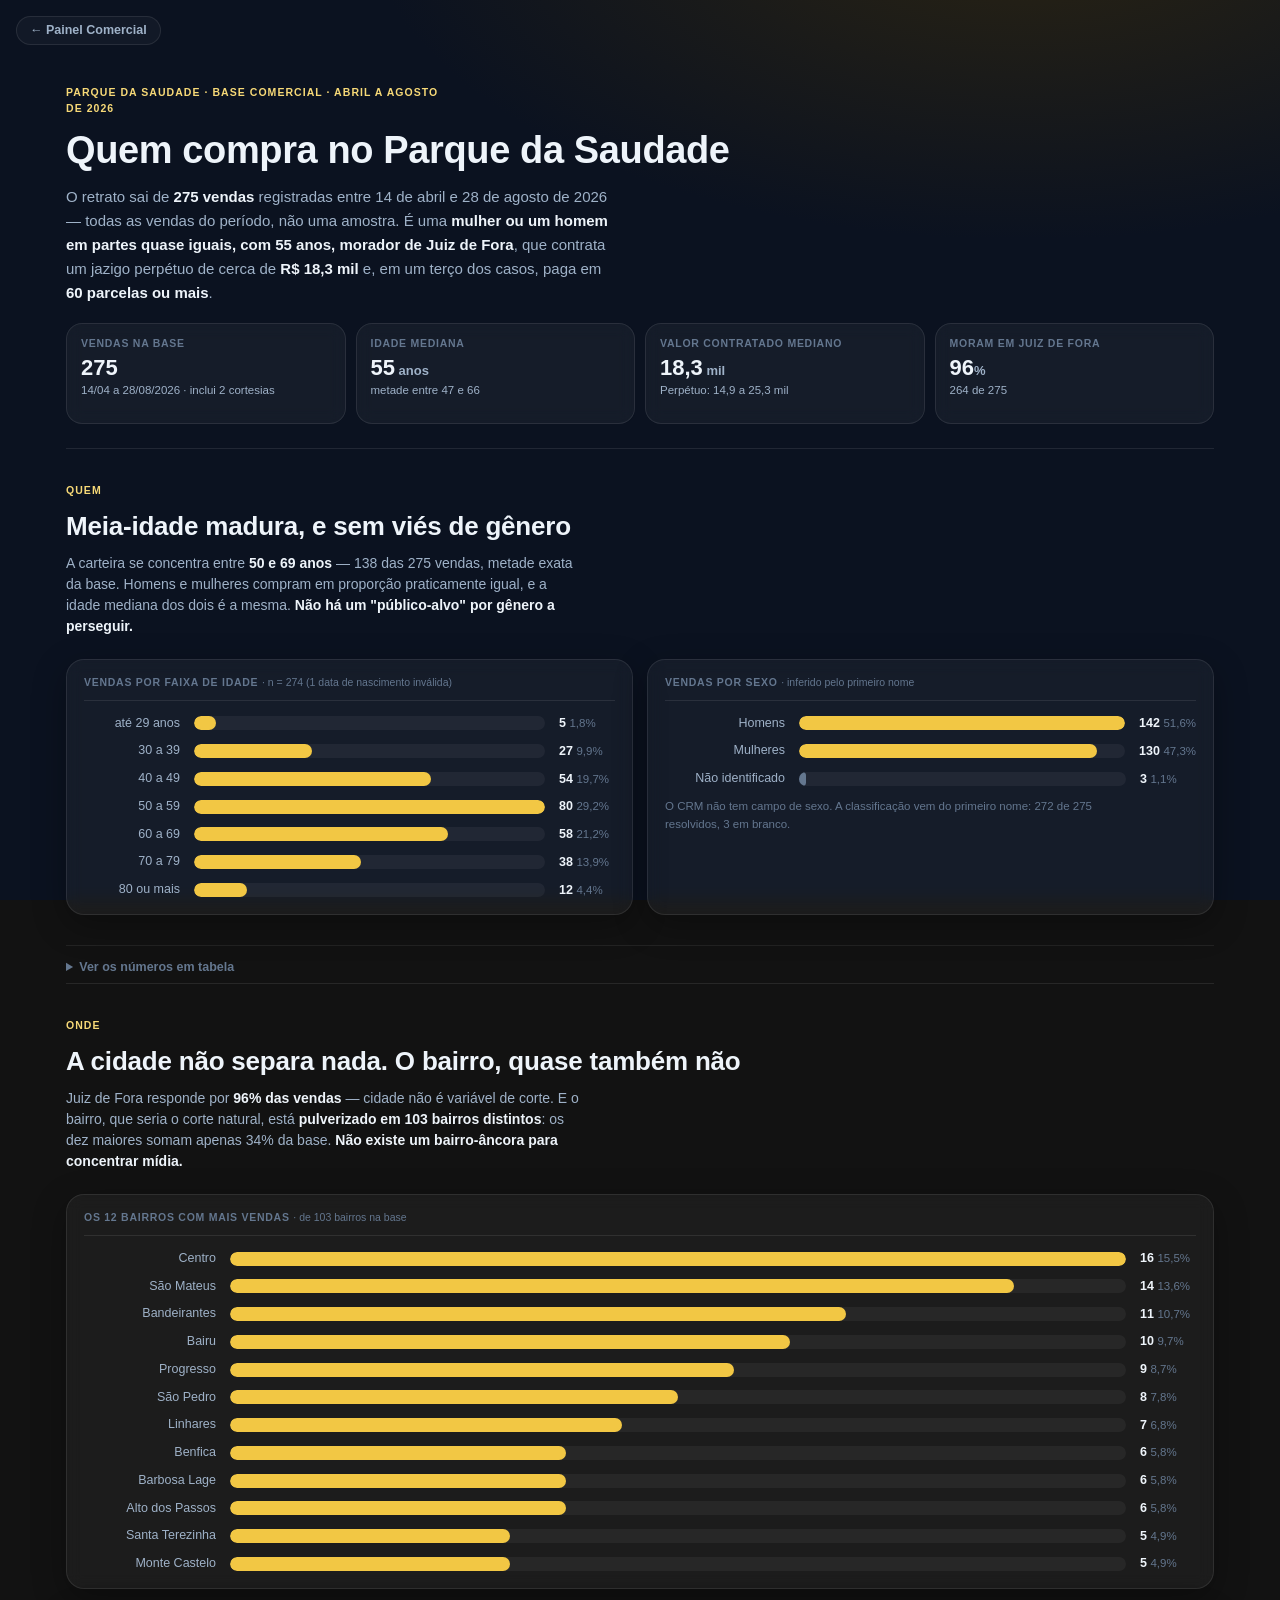
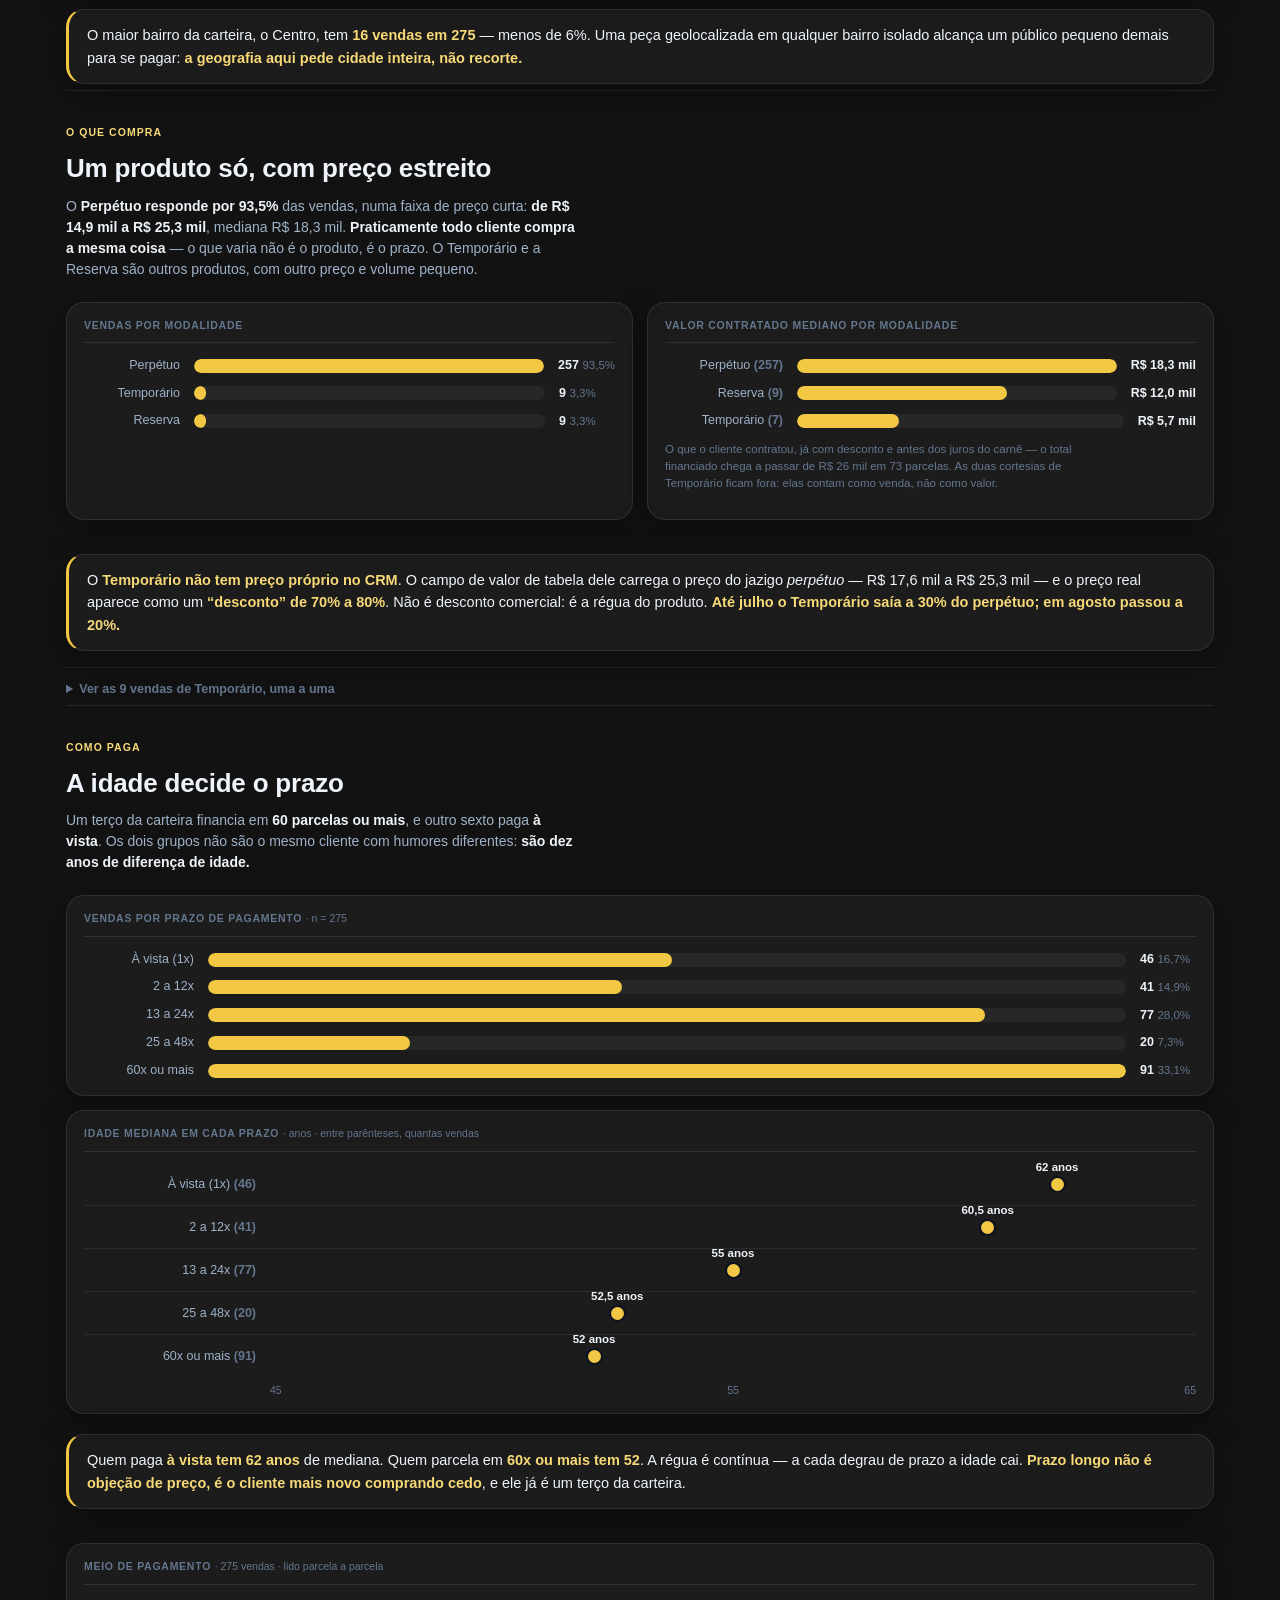
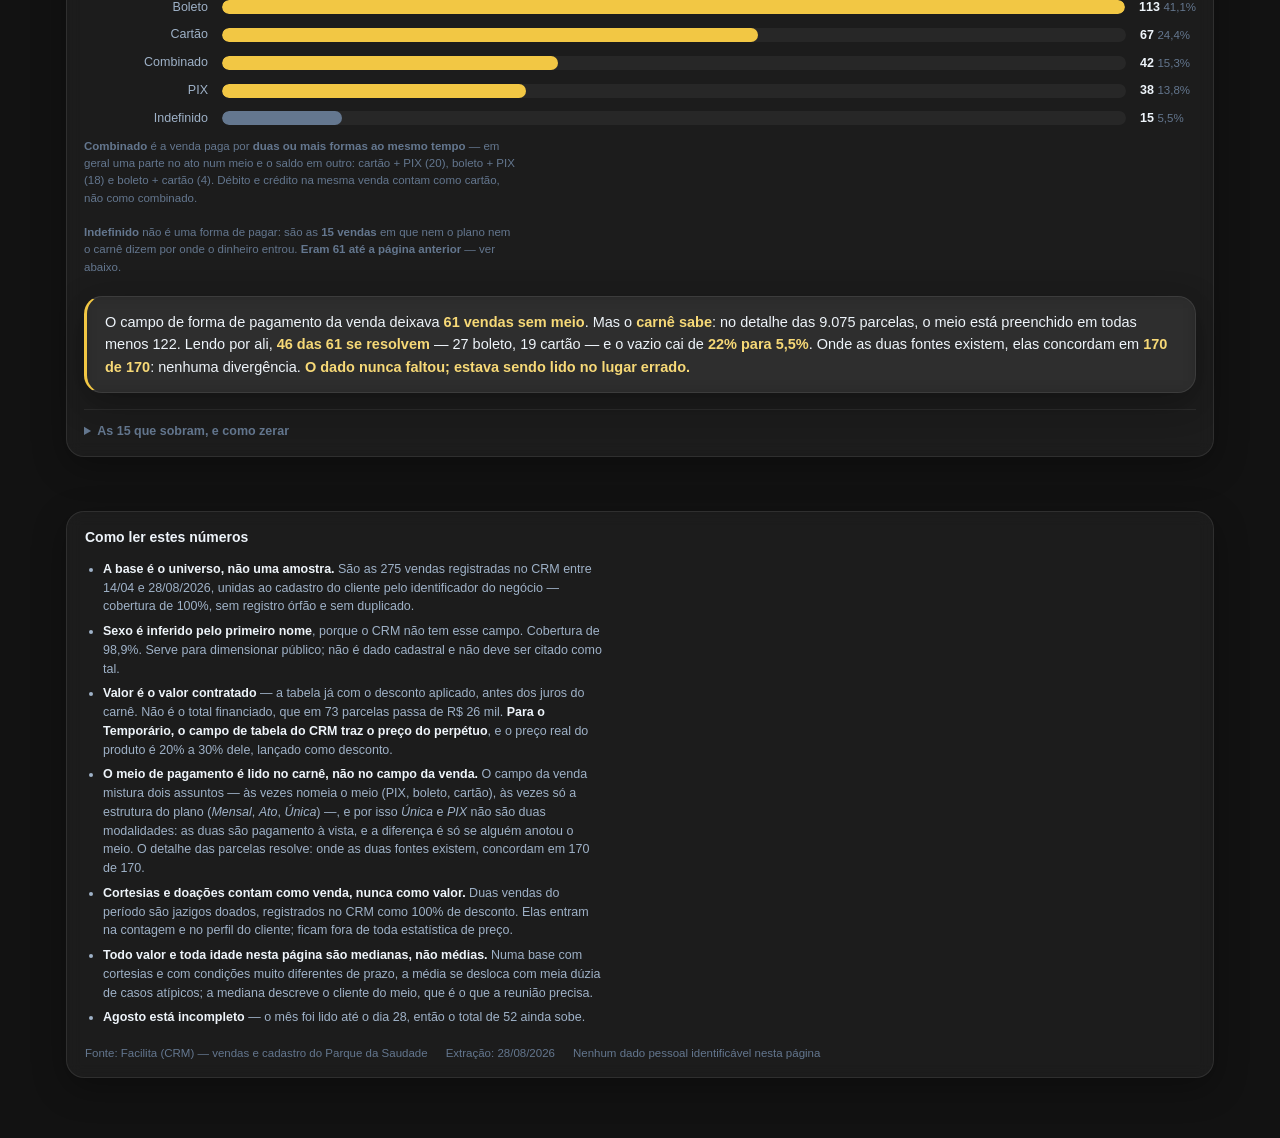
<file: docs/perfil-cliente/index.html>
<!DOCTYPE html>
<html lang="pt-BR">
<head>
<meta charset="UTF-8">
<meta name="viewport" content="width=device-width, initial-scale=1">
<meta name="theme-color" content="#0b1220">
<link rel="icon" type="image/png" sizes="32x32" href="../favicon-32.png">
<!-- ========================================================================
  QUEM COMPRA NO PARQUE DA SAUDADE — o Perfil do Comprador (foto de 28/08/2026)

  Esta página é CÓPIA do artefato 2aa935f2 do claude.ai, trazida para o repo
  em 01/09/2026 porque o Painel passou a embutir o Perfil como aba e o
  claude.ai recusa iframe de fora (frame-ancestors 'self'). Pela regra 8 do
  CLAUDE.md, ESTA página é a referência de leitura; o artefato fica como o
  lugar onde o Perfil é REFEITO (a receita é o doc "Perfil do Comprador —
  como refazer.md"). Refez o Perfil no artefato? A cópia nova vem para cá no
  mesmo passo — artefato e página divergentes é o defeito que a regra 8 existe
  para impedir.

  É FOTO, não painel vivo: os números são a extração de 28/08/2026 (carimbo no
  rodapé da própria página) e só mudam quando o Perfil for refeito. Nenhum dado
  pessoal identificável; agregados apenas — o mesmo conteúdo que já estava
  público no link do artefato.

  Embutida no Painel (html.embutido), esconde o próprio "voltar": o cabeçalho
  do Painel é o caminho de volta. Aberta sozinha, o voltar aparece.
  ======================================================================== -->
<script>
try { if (window.top !== window.self) document.documentElement.classList.add('embutido'); } catch (e) { document.documentElement.classList.add('embutido'); }
</script>
<style>
.voltar-painel{display:inline-flex;align-items:center;gap:6px;margin:16px 0 0;
  font:600 12.5px/1.2 -apple-system,"Segoe UI",Roboto,Arial,sans-serif;
  color:#9fb2c8;text-decoration:none;border:1px solid rgba(255,255,255,.09);
  background:rgba(255,255,255,.03);border-radius:999px;padding:6px 13px}
.voltar-painel:hover{color:#eef4fa;border-color:rgba(255,255,255,.14)}
html.embutido .voltar-painel{display:none}
/* Sem isto a altura da moldura vira catraca: o pai iguala o iframe ao
   conteúdo, o 100vh daqui vira essa altura, e o min-height nunca a devolve. */
html.embutido body{min-height:0 !important}
</style>
<title>Quem compra no Parque da Saudade</title>
</head>
<body>
<a class="voltar-painel" href="../" style="margin-left:16px">&larr; Painel Comercial</a>
<link rel="preconnect" href="https://fonts.googleapis.com">
<link rel="preconnect" href="https://fonts.gstatic.com" crossorigin>
<link rel="stylesheet" href="https://fonts.googleapis.com/css2?family=Petrona:ital,wght@0,400;0,500;0,600;0,700;1,400&family=Archivo:wght@400;500;600;700&display=swap">

<style>
/* ===================================================================
   Padrao visual do Painel Comercial (painel-comercial/docs/index.html),
   com o acento do Parque da Saudade. Tema escuro unico: o Painel nao
   tem modo claro. Conteudo, numeros e logica desta pagina nao mudaram.
   =================================================================== */
:root{--bg:#0b1220;--card:rgba(255,255,255,.045);--card2:rgba(255,255,255,.03);
--edge:rgba(255,255,255,.09);--edge2:rgba(255,255,255,.14);
--text-1:#eef4fa;--text-2:#9fb2c8;--text-3:#64778f;
--s1:#f2c744;--s1b:#f7d977;--s2:#b45309;--s3:#8b5cf6;
--grid:rgba(255,255,255,.07);--surface-1:#121c2c;
--chip-bg:rgba(255,255,255,.05);--chip-on:rgba(242,199,68,.2);--chip-on-tx:#f7d977;
--ok:#4ade80;--warn:#fbbf24;--crit:#f87171;
--warn-bg:rgba(217,119,6,.14);--warn-tx:#fbbf24;
/* As series que o JS pede pelo nome. Nao renomear: os graficos passam
   var(--c1) ... var(--c5) e var(--accent) como cor de barra. */
--accent:var(--s1);
--c1:var(--s1);--c2:var(--s2);--c3:var(--s3);--c4:var(--ok);--c5:var(--text-3)}

*{box-sizing:border-box}
html{color-scheme:dark}
body{margin:0;color:var(--text-1);min-height:100vh;
background:radial-gradient(1200px 600px at 80% -10%,#2b2412 0%,var(--bg) 55%) fixed;
font:14px/1.5 -apple-system,"Segoe UI",Roboto,Arial,sans-serif;
-webkit-font-smoothing:antialiased}
.wrap{max-width:1180px;margin:0 auto;padding:22px 16px 60px}

/* ---------- header ---------- */
/* MESMA RÉGUA DE ABERTURA NAS TRÊS TELAS (19/09/26): Esteira, Perfil do
   Cliente e Receita Contratada abrem com sobrescrita dourada, título e um
   parágrafo, nas MESMAS medidas. Mudar aqui sem mudar nas outras duas
   devolve o problema que isto resolveu: cada aba com uma régua, e o leitor
   reaprendendo a ler a cada clique. */
.masthead{padding:18px 0 24px;border-bottom:1px solid var(--edge)}
.eyebrow{font-size:10.5px;font-weight:700;letter-spacing:.10em;text-transform:uppercase;
color:var(--s1b);margin:0 0 12px}
h1{font-size:clamp(26px,4.4vw,38px);font-weight:800;line-height:1.12;letter-spacing:-.01em;
margin:0 0 14px;text-wrap:balance;color:var(--text-1)}
.deck{font-size:15px;line-height:1.6;color:var(--text-2);margin:0 0 18px}
.deck b{color:var(--text-1);font-weight:700}

.tiles{display:grid;grid-template-columns:repeat(auto-fit,minmax(150px,1fr));gap:10px}
.tile{background:var(--card);border:1px solid var(--edge);border-radius:16px;
backdrop-filter:blur(8px);padding:12px 14px}
.tile .k{font-size:10.5px;font-weight:700;letter-spacing:.07em;text-transform:uppercase;
color:var(--text-3);margin:0 0 3px}
.tile .v{font-size:22px;font-weight:800;line-height:1.15;font-variant-numeric:tabular-nums}
.tile .v small{font-size:13px;font-weight:600;color:var(--text-2);letter-spacing:0}
.tile .n{font-size:11.5px;color:var(--text-2);margin-top:2px}

/* ---------- sections ---------- */
section{padding:34px 0 6px;border-bottom:1px solid var(--edge)}
section:last-of-type{border-bottom:none}
h2{font-size:clamp(20px,2.6vw,26px);font-weight:800;line-height:1.18;letter-spacing:-.008em;
margin:0 0 12px;text-wrap:balance;color:var(--text-1)}
.lede{font-size:14px;color:var(--text-2);max-width:66ch;margin:0 0 22px}
.lede b{color:var(--text-1);font-weight:700}
p{max-width:66ch}

.finding{background:var(--card);border:1px solid var(--edge);border-left:3px solid var(--s1);
border-radius:18px;backdrop-filter:blur(8px);box-shadow:0 10px 34px rgba(0,0,0,.3);
padding:14px 18px;margin:20px 0 0;font-size:14.5px;line-height:1.55;color:var(--text-1);
max-width:none}
.finding b{color:var(--s1b);font-weight:700}

/* ---------- charts ---------- */
figure{background:var(--card);border:1px solid var(--edge);border-radius:18px;
backdrop-filter:blur(8px);box-shadow:0 10px 34px rgba(0,0,0,.3);padding:15px 17px;margin:0 0 14px}
figcaption{font-size:10.5px;font-weight:700;letter-spacing:.07em;text-transform:uppercase;
color:var(--text-3);padding-bottom:9px;margin-bottom:13px;border-bottom:1px solid var(--edge)}
figcaption span{text-transform:none;letter-spacing:0;font-weight:400;color:var(--text-3)}

.bars{display:flex;flex-direction:column;gap:9px}
.bar{display:grid;grid-template-columns:var(--labelw,150px) 1fr auto;align-items:center;
gap:14px;cursor:default}
.bar .lab{font-size:12.5px;color:var(--text-2);text-align:right;line-height:1.25}
.bar .lab b{font-weight:600;color:var(--text-3);font-variant-numeric:tabular-nums}
.bar .track{position:relative;height:14px;background:rgba(255,255,255,.05);
border-radius:7px;overflow:hidden}
.bar .fill{position:absolute;inset:0 auto 0 0;border-radius:7px;background:var(--s1);
transition:filter .15s}
.bar:hover .fill{filter:brightness(1.12)}
.bar .val{font-size:12.5px;font-weight:700;font-variant-numeric:tabular-nums;
color:var(--text-1);min-width:56px}
.bar .val em{font-style:normal;font-weight:500;color:var(--text-3);font-size:11.5px}

.split{display:grid;grid-template-columns:repeat(auto-fit,minmax(min(330px,100%),1fr));gap:14px}

.legend{display:flex;flex-wrap:wrap;gap:8px 16px;margin:14px 0 0;font-size:12px;color:var(--text-2)}
.legend i{display:inline-block;width:11px;height:11px;border-radius:3px;margin-right:6px;
vertical-align:-1px}

.dumb{display:flex;flex-direction:column;gap:2px}
.dumb .row{display:grid;grid-template-columns:172px 1fr;align-items:center;gap:14px;
padding:9px 0;border-bottom:1px solid var(--grid)}
.dumb .row:last-child{border-bottom:none}
.dumb .lab{font-size:12.5px;color:var(--text-2);text-align:right;line-height:1.25}
.dumb .lab b{font-weight:600;color:var(--text-3);font-variant-numeric:tabular-nums}
.dumb .scale{position:relative;height:22px}
.dumb .dot{position:absolute;top:50%;width:13px;height:13px;margin:-6.5px 0 0 -6.5px;
border-radius:50%;background:var(--s1);box-shadow:0 0 0 2px var(--bg)}
.dumb .tag{position:absolute;top:50%;transform:translate(-50%,-50%);font-size:11.5px;
font-weight:700;font-variant-numeric:tabular-nums;color:var(--text-1);margin-top:-17px;
white-space:nowrap}
.axis{display:flex;justify-content:space-between;font-size:10.5px;color:var(--text-3);
font-variant-numeric:tabular-nums;margin-top:6px;padding-left:186px}

details{margin-top:16px;border-top:1px solid var(--grid);padding-top:12px}
summary{font-size:12.5px;font-weight:600;color:var(--text-3);cursor:pointer}
summary:hover{color:var(--text-1)}
summary:focus-visible{outline:2px solid var(--s1);outline-offset:3px;border-radius:4px}
.tblwrap{max-height:420px;overflow:auto;margin-top:12px;border:1px solid var(--edge);
border-radius:10px;background:var(--card2)}
table{width:100%;border-collapse:collapse;font-size:12.5px;font-variant-numeric:tabular-nums;
min-width:320px}
th{color:var(--text-3);text-transform:uppercase;font-size:10.5px;letter-spacing:.05em;
font-weight:700;text-align:left;padding:7px 10px;border-bottom:1px solid var(--edge2);
position:sticky;top:0;background:var(--surface-1);white-space:nowrap}
td{padding:6px 10px;border-bottom:1px solid var(--grid);color:var(--text-1);
text-align:left;white-space:nowrap}
td.num,th.num{text-align:right}

.note{font-size:11.5px;color:var(--text-3);max-width:68ch;margin-top:10px}

/* ---------- footer ---------- */
.method{margin-top:34px;padding:15px 18px;background:var(--card);border:1px solid var(--edge);
border-radius:18px;backdrop-filter:blur(8px);box-shadow:0 10px 34px rgba(0,0,0,.3)}
.method h3{font-size:14px;font-weight:800;margin:0 0 12px;color:var(--text-1)}
.method ul{margin:0;padding-left:18px;color:var(--text-2);font-size:12.5px}
.method li{margin-bottom:6px;max-width:72ch}
.method b{color:var(--text-1)}
.stamp{margin-top:18px;font-size:11.5px;color:var(--text-3);display:flex;flex-wrap:wrap;
gap:6px 18px}

#tt{position:fixed;z-index:50;pointer-events:none;opacity:0;transition:opacity .1s;
background:#152134;color:var(--text-1);border:1px solid var(--edge2);border-radius:10px;
padding:8px 10px;font-size:12px;font-variant-numeric:tabular-nums;white-space:nowrap;
box-shadow:0 8px 26px rgba(0,0,0,.5)}

/* Mesmo corte do Painel Comercial: 640px. */
@media (max-width:640px){
.wrap{padding:12px 10px 40px}
.masthead{padding:6px 0 18px}
h1{font-size:24px}
.deck{font-size:14px}
.tiles{grid-template-columns:repeat(2,1fr);gap:8px}
.tile{padding:9px 11px}
.tile .k{font-size:10px}
.tile .v{font-size:17px}
.tile .v small{font-size:11.5px}
section{padding:24px 0 6px}
h2{font-size:19px}
figure,.finding,.method{padding:11px 12px}
.bar{grid-template-columns:1fr;gap:5px}
.bar .lab,.dumb .lab{text-align:left}
.dumb .row{grid-template-columns:1fr;gap:4px}
.axis{padding-left:0}
.split{gap:8px}
#tt{max-width:82vw;white-space:normal}
}
@media (prefers-reduced-motion:reduce){*{transition:none!important}}
</style>

<div id="tt" role="status" aria-live="off"></div>

<div class="wrap">

<header class="masthead">
  <p class="eyebrow">Parque da Saudade · Base comercial · abril a agosto de 2026</p>
  <h1>Quem compra no Parque da Saudade</h1>
  <p class="deck">O retrato sai de <b>275 vendas</b> registradas entre 14 de abril e 28 de agosto de 2026 — todas as vendas do período, não uma amostra. É uma <b>mulher ou um homem em partes quase iguais, com 55 anos, morador de Juiz de Fora</b>, que contrata um jazigo perpétuo de cerca de <b>R$ 18,3 mil</b> e, em um terço dos casos, paga em <b>60 parcelas ou mais</b>.</p>

  <div class="tiles">
    <div class="tile"><p class="k">Vendas na base</p><div class="v">275</div><p class="n">14/04 a 28/08/2026 · inclui 2 cortesias</p></div>
    <div class="tile"><p class="k">Idade mediana</p><div class="v">55<small> anos</small></div><p class="n">metade entre 47 e 66</p></div>
    <div class="tile"><p class="k">Valor contratado mediano</p><div class="v">18,3<small> mil</small></div><p class="n">Perpétuo: 14,9 a 25,3 mil</p></div>
    <div class="tile"><p class="k">Moram em Juiz de Fora</p><div class="v">96<small>%</small></div><p class="n">264 de 275</p></div>
  </div>
</header>

<!-- ============ QUEM ============ -->
<section>
  <p class="eyebrow">Quem</p>
  <h2>Meia-idade madura, e sem viés de gênero</h2>
  <p class="lede">A carteira se concentra entre <b>50 e 69 anos</b> — 138 das 275 vendas, metade exata da base. Homens e mulheres compram em proporção praticamente igual, e a idade mediana dos dois é a mesma. <b>Não há um "público-alvo" por gênero a perseguir.</b></p>

  <div class="split">
    <figure>
      <figcaption>Vendas por faixa de idade <span>· n = 274 (1 data de nascimento inválida)</span></figcaption>
      <div class="bars" id="c-idade"></div>
    </figure>

    <figure>
      <figcaption>Vendas por sexo <span>· inferido pelo primeiro nome</span></figcaption>
      <div class="bars" id="c-sexo"></div>
      <p class="note">O CRM não tem campo de sexo. A classificação vem do primeiro nome: 272 de 275 resolvidos, 3 em branco.</p>
    </figure>
  </div>

  <details>
    <summary>Ver os números em tabela</summary>
    <div class="tblwrap"><table>
      <thead><tr><th>Faixa etária</th><th class="num">Mulheres</th><th class="num">Homens</th><th class="num">Total</th></tr></thead>
      <tbody id="t-sexoidade"></tbody>
    </table></div>
  </details>
</section>

<!-- ============ ONDE ============ -->
<section>
  <p class="eyebrow">Onde</p>
  <h2>A cidade não separa nada. O bairro, quase também não</h2>
  <p class="lede">Juiz de Fora responde por <b>96% das vendas</b> — cidade não é variável de corte. E o bairro, que seria o corte natural, está <b>pulverizado em 103 bairros distintos</b>: os dez maiores somam apenas 34% da base. <b>Não existe um bairro-âncora para concentrar mídia.</b></p>

  <figure>
    <figcaption>Os 12 bairros com mais vendas <span>· de 103 bairros na base</span></figcaption>
    <div class="bars" id="c-bairro"></div>
  </figure>

  <div class="finding">O maior bairro da carteira, o Centro, tem <b>16 vendas em 275</b> — menos de 6%. Uma peça geolocalizada em qualquer bairro isolado alcança um público pequeno demais para se pagar: <b>a geografia aqui pede cidade inteira, não recorte.</b></div>
</section>

<!-- ============ O QUE ============ -->
<section>
  <p class="eyebrow">O que compra</p>
  <h2>Um produto só, com preço estreito</h2>
  <p class="lede">O <b>Perpétuo responde por 93,5%</b> das vendas, numa faixa de preço curta: <b>de R$ 14,9 mil a R$ 25,3 mil</b>, mediana R$ 18,3 mil. <b>Praticamente todo cliente compra a mesma coisa</b> — o que varia não é o produto, é o prazo. O Temporário e a Reserva são outros produtos, com outro preço e volume pequeno.</p>

  <div class="split">
    <figure>
      <figcaption>Vendas por modalidade</figcaption>
      <div class="bars" id="c-modal"></div>
    </figure>
    <figure>
      <figcaption>Valor contratado mediano por modalidade</figcaption>
      <div class="bars" id="c-ticket"></div>
      <p class="note">O que o cliente contratou, já com desconto e antes dos juros do carnê — o total financiado chega a passar de R$ 26 mil em 73 parcelas. As duas cortesias de Temporário ficam fora: elas contam como venda, não como valor.</p>
    </figure>
  </div>

  <div class="finding">O <b>Temporário não tem preço próprio no CRM</b>. O campo de valor de tabela dele carrega o preço do jazigo <i>perpétuo</i> — R$ 17,6 mil a R$ 25,3 mil — e o preço real aparece como um <b>&ldquo;desconto&rdquo; de 70% a 80%</b>. Não é desconto comercial: é a régua do produto. <b>Até julho o Temporário saía a 30% do perpétuo; em agosto passou a 20%.</b></div>

  <details>
    <summary>Ver as 9 vendas de Temporário, uma a uma</summary>
    <div class="tblwrap"><table>
      <thead><tr><th>Venda</th><th>Deal</th><th class="num">Tabela do perpétuo</th><th class="num">&ldquo;Desconto&rdquo;</th><th class="num">Contratado</th><th class="num">% do perpétuo</th></tr></thead>
      <tbody id="t-temp"></tbody>
    </table></div>
    <p class="note">Os deals <b>4005</b> e <b>4956</b> são <b>cortesias</b> — jazigos doados. No CRM elas entram como 100% de desconto, o que produz R$ 0,01 no valor da venda. <b>Contam como venda e como cliente</b>, e ficam fora de todo cálculo de valor.</p>
  </details>
</section>

<!-- ============ COMO PAGA ============ -->
<section>
  <p class="eyebrow">Como paga</p>
  <h2>A idade decide o prazo</h2>
  <p class="lede">Um terço da carteira financia em <b>60 parcelas ou mais</b>, e outro sexto paga <b>à vista</b>. Os dois grupos não são o mesmo cliente com humores diferentes: <b>são dez anos de diferença de idade.</b></p>

  <figure>
    <figcaption>Vendas por prazo de pagamento <span>· n = 275</span></figcaption>
    <div class="bars" id="c-prazo"></div>
  </figure>

  <figure>
    <figcaption>Idade mediana em cada prazo <span>· anos · entre parênteses, quantas vendas</span></figcaption>
    <div class="dumb" id="c-idadeprazo"></div>
    <div class="axis"><span>45</span><span>55</span><span>65</span></div>
  </figure>

  <div class="finding">Quem paga <b>à vista tem 62 anos</b> de mediana. Quem parcela em <b>60x ou mais tem 52</b>. A régua é contínua — a cada degrau de prazo a idade cai. <b>Prazo longo não é objeção de preço, é o cliente mais novo comprando cedo</b>, e ele já é um terço da carteira.</div>

  <figure style="margin-top:34px">
    <figcaption>Meio de pagamento <span>· 275 vendas · lido parcela a parcela</span></figcaption>
    <div class="bars" id="c-meio"></div>
    <p class="note"><b>Combinado</b> é a venda paga por <b>duas ou mais formas ao mesmo tempo</b> — em geral uma parte no ato num meio e o saldo em outro: cartão&nbsp;+&nbsp;PIX (20), boleto&nbsp;+&nbsp;PIX (18) e boleto&nbsp;+&nbsp;cartão (4). Débito e crédito na mesma venda contam como cartão, não como combinado.<br><br>
    <b>Indefinido</b> não é uma forma de pagar: são as <b>15 vendas</b> em que nem o plano nem o carnê dizem por onde o dinheiro entrou. <b>Eram 61 até a página anterior</b> — ver abaixo.</p>

    <div class="finding">O campo de forma de pagamento da venda deixava <b>61 vendas sem meio</b>. Mas o <b>carnê sabe</b>: no detalhe das 9.075 parcelas, o meio está preenchido em todas menos 122. Lendo por ali, <b>46 das 61 se resolvem</b> — 27 boleto, 19 cartão — e o vazio cai de <b>22% para 5,5%</b>. Onde as duas fontes existem, elas concordam em <b>170 de 170</b>: nenhuma divergência. <b>O dado nunca faltou; estava sendo lido no lugar errado.</b></div>

    <details>
      <summary>As 15 que sobram, e como zerar</summary>
      <div class="tblwrap"><table>
        <thead><tr><th>O que são</th><th class="num">Vendas</th><th>Como extinguir</th><th>Onde</th></tr></thead>
        <tbody>
          <tr><td>Plano <b>já nomeia o meio</b> (<i>Entrada + Boleto</i>, <i>Entrada + Cartão</i>, <i>Cartão</i>)</td><td class="num">7</td><td>o coletor não lê o nome do plano — passar a ler</td><td>importador</td></tr>
          <tr><td>Plano <b>não nomeia</b> (<i>A vista</i>, <i>12x</i>)</td><td class="num">8</td><td>desdobrar a tabela em <i>A vista&nbsp;—&nbsp;PIX</i>, <i>A vista&nbsp;—&nbsp;Cartão</i>, <i>A vista&nbsp;—&nbsp;Dinheiro</i>, como <i>Entrada&nbsp;+&nbsp;Boleto</i> já é</td><td>Facilita</td></tr>
        </tbody>
      </table></div>
      <p class="note">⚠️ <b>O buraco é novo e está crescendo.</b> Treze das 15 são de agosto, e as seis lançadas como <i>Única</i> começam em <b>14/08</b> — antes disso, venda à vista era registrada nomeando PIX ou cartão. Alguém mudou o jeito de lançar no meio do mês.<br><br>
      Aparece também uma tabela de vendas duplicada por digitação: <b><i>Perpétuo - A vista.</i></b>, com ponto final. Mesma família do <i>CADASTO MANUAL</i> no campo Canal.</p>
    </details>
  </figure>
</section>

<!-- A seção "O que traz o cliente" (origem das vendas de agosto) foi REMOVIDA
     em 01/09/2026, a pedido do Ricardo. -->

<!-- ============ METODO ============ -->
<div class="method">
  <h3>Como ler estes números</h3>
  <ul>
    <li><b>A base é o universo, não uma amostra.</b> São as 275 vendas registradas no CRM entre 14/04 e 28/08/2026, unidas ao cadastro do cliente pelo identificador do negócio — cobertura de 100%, sem registro órfão e sem duplicado.</li>
    <li><b>Sexo é inferido pelo primeiro nome</b>, porque o CRM não tem esse campo. Cobertura de 98,9%. Serve para dimensionar público; não é dado cadastral e não deve ser citado como tal.</li>
    <li><b>Valor é o valor contratado</b> — a tabela já com o desconto aplicado, antes dos juros do carnê. Não é o total financiado, que em 73 parcelas passa de R$ 26 mil. <b>Para o Temporário, o campo de tabela do CRM traz o preço do perpétuo</b>, e o preço real do produto é 20% a 30% dele, lançado como desconto.</li>
    <li><b>O meio de pagamento é lido no carnê, não no campo da venda.</b> O campo da venda mistura dois assuntos — às vezes nomeia o meio (PIX, boleto, cartão), às vezes só a estrutura do plano (<i>Mensal</i>, <i>Ato</i>, <i>Única</i>) —, e por isso <i>Única</i> e <i>PIX</i> não são duas modalidades: as duas são pagamento à vista, e a diferença é só se alguém anotou o meio. O detalhe das parcelas resolve: onde as duas fontes existem, concordam em 170 de 170.</li>
    <li><b>Cortesias e doações contam como venda, nunca como valor.</b> Duas vendas do período são jazigos doados, registrados no CRM como 100% de desconto. Elas entram na contagem e no perfil do cliente; ficam fora de toda estatística de preço.</li>
    <li><b>Todo valor e toda idade nesta página são medianas, não médias.</b> Numa base com cortesias e com condições muito diferentes de prazo, a média se desloca com meia dúzia de casos atípicos; a mediana descreve o cliente do meio, que é o que a reunião precisa.</li>
    <li><b>Agosto está incompleto</b> — o mês foi lido até o dia 28, então o total de 52 ainda sobe.</li>
  </ul>
  <div class="stamp">
    <span>Fonte: Facilita (CRM) — vendas e cadastro do Parque da Saudade</span>
    <span>Extração: 28/08/2026</span>
    <span>Nenhum dado pessoal identificável nesta página</span>
  </div>
</div>

</div>

<script>
(function(){
  const tt = document.getElementById('tt');
  function bindTip(el, text){
    el.addEventListener('mouseenter', e=>{ tt.textContent=text; tt.style.opacity='1'; });
    el.addEventListener('mousemove', e=>{
      const pad=14; let x=e.clientX+pad, y=e.clientY-30;
      if(x+tt.offsetWidth>innerWidth-8) x=e.clientX-tt.offsetWidth-pad;
      if(y<8) y=e.clientY+pad;
      tt.style.left=x+'px'; tt.style.top=y+'px';
    });
    el.addEventListener('mouseleave', ()=>{ tt.style.opacity='0'; });
  }

  function bars(id, rows, opts){
    opts = opts || {};
    const host = document.getElementById(id);
    const max = opts.max || Math.max.apply(null, rows.map(r=>r.v));
    const total = rows.reduce((a,r)=>a+r.v,0);
    if(opts.labelw) host.style.setProperty('--labelw', opts.labelw+'px');
    rows.forEach(r=>{
      const el = document.createElement('div'); el.className='bar';
      const pct = total ? (r.v/total*100) : 0;
      const shown = opts.fmt ? opts.fmt(r.v) : r.v;
      const sub = opts.pct===false ? '' : ' <em>'+pct.toFixed(1).replace('.',',')+'%</em>';
      el.innerHTML =
        '<div class="lab">'+r.k+'</div>'+
        '<div class="track"><div class="fill" style="width:'+(r.v/max*100)+'%;background:'+(r.c||'var(--accent)')+'"></div></div>'+
        '<div class="val">'+shown+sub+'</div>';
      bindTip(el, opts.tip ? opts.tip(r) : (r.k+': '+shown+' vendas ('+pct.toFixed(1).replace('.',',')+'%)'));
      host.appendChild(el);
    });
  }

  function dumb(id, rows, lo, hi, unit){
    const host = document.getElementById(id);
    rows.forEach(r=>{
      const el = document.createElement('div'); el.className='row';
      const p = Math.max(0, Math.min(100, (r.v-lo)/(hi-lo)*100));
      el.innerHTML =
        '<div class="lab">'+r.k+'</div>'+
        '<div class="scale"><span class="tag" style="left:'+p+'%">'+String(r.v).replace('.',',')+unit+'</span>'+
        '<span class="dot" style="left:'+p+'%;background:'+(r.c||'var(--accent)')+'"></span></div>';
      bindTip(el, r.tip || (r.k+': '+String(r.v).replace('.',',')+unit));
      host.appendChild(el);
    });
  }

  /* ---- quem ---- */
  bars('c-idade', [
    {k:'até 29 anos', v:5}, {k:'30 a 39', v:27}, {k:'40 a 49', v:54},
    {k:'50 a 59', v:80}, {k:'60 a 69', v:58}, {k:'70 a 79', v:38}, {k:'80 ou mais', v:12}
  ], {labelw:96});

  bars('c-sexo', [
    {k:'Homens', v:142}, {k:'Mulheres', v:130}, {k:'Não identificado', v:3, c:'var(--c5)'}
  ], {labelw:120});

  const si = [['até 39 anos',14,16],['40 a 49',29,25],['50 a 59',39,41],['60 a 69',26,32],['70 ou mais',22,27]];
  document.getElementById('t-sexoidade').innerHTML = si.map(r=>
    '<tr><td>'+r[0]+'</td><td class="num">'+r[1]+'</td><td class="num">'+r[2]+'</td><td class="num">'+(r[1]+r[2])+'</td></tr>'
  ).join('') + '<tr><td><b>Total</b></td><td class="num"><b>130</b></td><td class="num"><b>141</b></td><td class="num"><b>271</b></td></tr>';

  /* ---- onde ---- */
  bars('c-bairro', [
    {k:'Centro',v:16},{k:'São Mateus',v:14},{k:'Bandeirantes',v:11},{k:'Bairu',v:10},
    {k:'Progresso',v:9},{k:'São Pedro',v:8},{k:'Linhares',v:7},{k:'Benfica',v:6},
    {k:'Barbosa Lage',v:6},{k:'Alto dos Passos',v:6},{k:'Santa Terezinha',v:5},{k:'Monte Castelo',v:5}
  ], {labelw:132});

  /* ---- o que ---- */
  bars('c-modal', [{k:'Perpétuo',v:257},{k:'Temporário',v:9},{k:'Reserva',v:9}], {labelw:96});
  bars('c-ticket', [
    {k:'Perpétuo <b>(257)</b>',v:18299},{k:'Reserva <b>(9)</b>',v:12000},{k:'Temporário <b>(7)</b>',v:5700}
  ], {labelw:118, pct:false, fmt:v=>'R$ '+(v/1000).toFixed(1).replace('.',',')+' mil',
      tip:r=>'Mediana de R$ '+r.v.toLocaleString('pt-BR')});

  /* ---- como paga ---- */
  bars('c-prazo', [
    {k:'À vista (1x)',v:46},{k:'2 a 12x',v:41},{k:'13 a 24x',v:77},
    {k:'25 a 48x',v:20},{k:'60x ou mais',v:91}
  ], {labelw:110});

  dumb('c-idadeprazo', [
    {k:'À vista (1x) <b>(46)</b>', v:62, tip:'À vista: idade mediana 62 anos · 46 vendas'},
    {k:'2 a 12x <b>(41)</b>', v:60.5, tip:'2 a 12x: idade mediana 60,5 anos · 41 vendas'},
    {k:'13 a 24x <b>(77)</b>', v:55, tip:'13 a 24x: idade mediana 55 anos · 77 vendas'},
    {k:'25 a 48x <b>(20)</b>', v:52.5, tip:'25 a 48x: idade mediana 52,5 anos · 20 vendas'},
    {k:'60x ou mais <b>(91)</b>', v:52, tip:'60x ou mais: idade mediana 52 anos · 91 vendas'}
  ], 45, 65, ' anos');

  bars('c-meio', [
    {k:'Boleto',v:113},{k:'Cartão',v:67},{k:'Combinado',v:42},
    {k:'PIX',v:38},{k:'Indefinido',v:15,c:'var(--c5)'}
  ], {labelw:124, tip:r=>r.k==='Indefinido'
        ? 'Indefinido: 15 vendas sem meio nem no plano nem no carnê (5,5%)'
        : r.k+': '+r.v+' vendas ('+(r.v/275*100).toFixed(1).replace('.',',')+'%)'});

  /* A seção de origem (agosto) saiu em 01/09/2026 — os dados e o desenho
     foram removidos junto com o HTML dela. */

  const tp = [
    ['17/04',3764,22999,'70%',6900,'30%'],['07/05',3911,24999,'69,6%',7590,'30%'],
    ['16/05',3974,22999,'81,7%',4200,'18%'],['20/05',4005,24999,'100%',0,'cortesia'],
    ['03/07',4378,18999,'70%',5700,'30%'],['29/07',4633,18999,'70%',5700,'30%'],
    ['18/08',4894,25299,'80%',5060,'20%'],['20/08',4956,25299,'100%',0,'cortesia'],
    ['24/08',5081,17599,'80%',3520,'20%']
  ];
  document.getElementById('t-temp').innerHTML = tp.map(r=>
    '<tr><td>'+r[0]+'</td><td>'+r[1]+'</td><td class="num">R$ '+r[2].toLocaleString('pt-BR')+'</td><td class="num">'+r[3]+
    '</td><td class="num">'+(r[4]?('R$ '+r[4].toLocaleString('pt-BR')):'R$ 0,01')+'</td><td class="num">'+(r[5]==='cortesia'?'<b style="font-weight:600">cortesia</b>':r[5])+'</td></tr>'
  ).join('');
})();
</script>
</body></html>
</file>
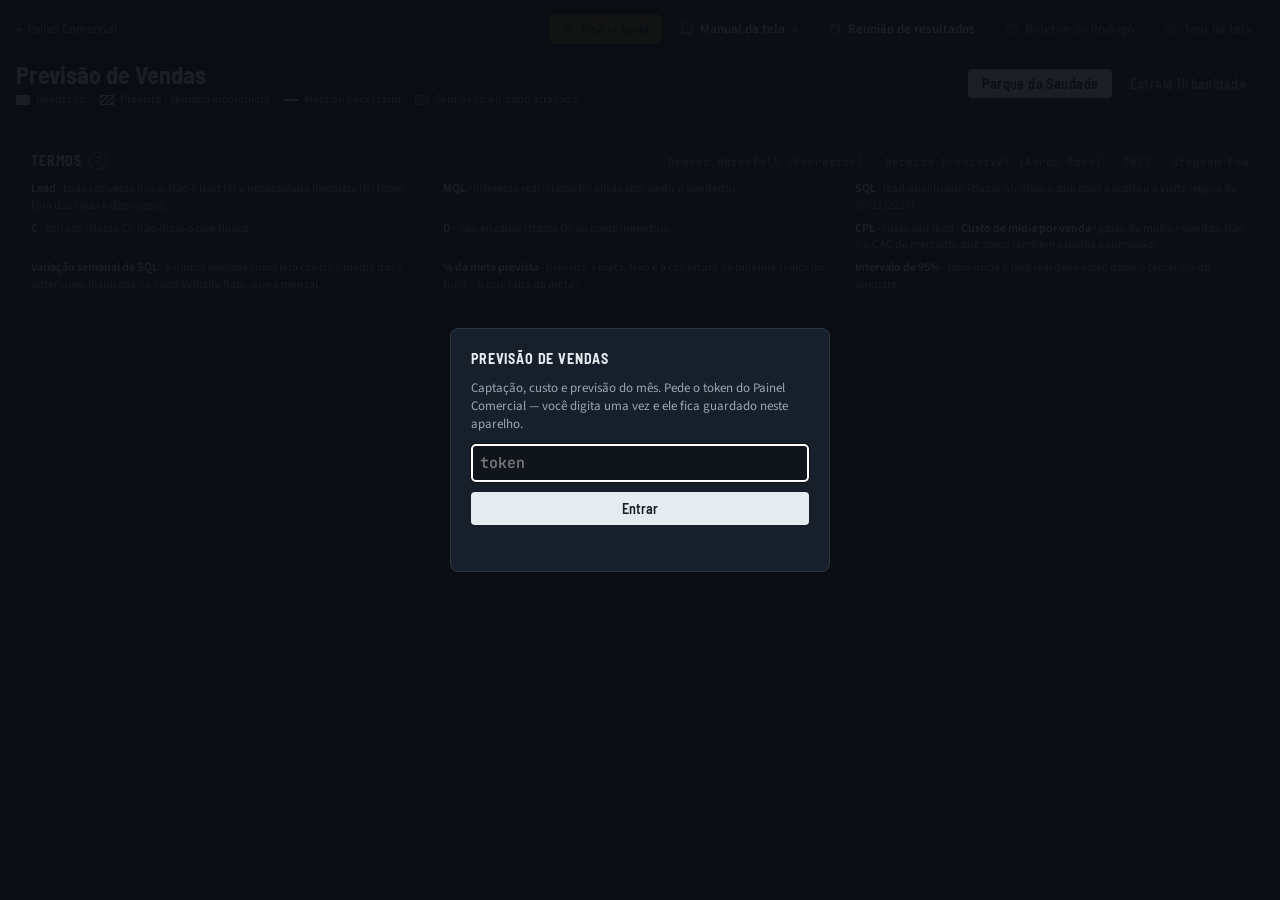
<file: docs/previsao/index.html>
<!doctype html>
<html lang="pt-BR">
<head>
<meta charset="utf-8">
<meta name="viewport" content="width=device-width,initial-scale=1,viewport-fit=cover">
<meta name="robots" content="noindex">
<title>Previsão de Vendas</title>
<link rel="icon" href="../favicon-32.png">
<!--
  PREVISÃO DE VENDAS (projeto FAROL) — 10/10/2026.

  LAYOUT APROVADO: o artefato claude.ai K2WxX6dHrHg8eSppdTeCGb (protótipo v3, Ricardo, 10/10). Esta
  página o reproduz bloco a bloco — mesma ordem, mesmos controles, mesma notação: realizado sólido,
  previsto hachurado, meta em linha, cinza tracejado onde não há dado ou o dado tem mais de 8 dias.
  Desde a publicação, o artefato é REGISTRO, não referência (CLAUDE.md, regra 8).

  O QUE ELA LÊ: só a rota POST ?app=previsao&fn=dados do Cofre (Previsao.gs), com o token de gestão
  no corpo. Nenhuma API de terceiro, nenhuma planilha fora do Cofre. Todo número vem calculado de lá.
  EXCEÇÃO REGISTRADA (Ricardo, 10/10): o SIMULADOR calcula aqui, a partir das taxas do Cofre — é
  cenário, não medição, e nada dele é gravado.

  REGRA DE OURO DA CAMADA 2: nunca um número único de previsão. Sempre o intervalo.

  DIFERENÇAS em relação ao protótipo (para ninguém "corrigir" a página de volta):
   · tema escuro só — o Painel não tem modo claro; as cores são as do modo escuro do protótipo;
   · o funil da previsão por categoria é a foto do dia (aba Leads), não a de 01/10;
   · a conversão de cada etapa é no HORIZONTE do que falta do mês (não em 30 dias), para a previsão
     ser do mês; a mediana de dias até a venda aparece embaixo da conversão;
   · a tabela ganha as linhas "SQL recentes", "vendas que não passam pela SATI no que falta do mês" (até 12/10,
     "captação própria do vendedor" — decisão 10 do FAROL: o número é o mesmo, o nome enganava) e
     "realizado", e o total é o previsto do bullet — a soma fica à vista;
   · (23/10) "não passam pela SATI" = cadastradas à mão SEM negócio do WhatsApp da SATI nos 90 dias antes (mesmo telefone
     ou cliente; aba Vendas_SATI_Antes do Cofre). As que tiveram saem da linha e contam na conversão SQL → venda;
   · NOMES REVISTOS EM 12/10 contra o vocabulário de mercado (pedido do Ricardo): "CAC" virou "custo de mídia por
     venda" (o CAC de mercado soma salários e comissão), "Cobertura" virou "% da meta prevista" (a cobertura de
     mercado é pipeline ÷ o que falta da meta), "LVR" virou "variação semanal de SQL" (o LVR de mercado é mensal) e
     "Conv." virou "Lead → SQL". Os campos da rota ficaram (`cac`, `cobertura`, `lvr`);
   · o custo de mídia por venda do custo por canal é gasto ÷ vendas dos leads do canal (pelo nº do negócio), não o
     diagnóstico de 02/10 pela origem declarada no Pocket;
   · a "Estrela" não mostra a nota sobre a divergência do Alta Business na tela da SATI (era
     comentário do dia, não dado).
-->
<link rel="preconnect" href="https://fonts.googleapis.com">
<link rel="stylesheet" href="https://fonts.googleapis.com/css2?family=Barlow+Semi+Condensed:wght@500;600;700&family=Source+Sans+3:wght@400;600&family=JetBrains+Mono:wght@400;600&display=swap">
<style>
:root{
  --bg:#0f151b; --panel:#17202a; --ink:#e6ebf0; --muted:#9aa7b4; --line:#2a3642; --grid:#222d38;
  --act:#d5dde5; --act-soft:#5c6874; --plan:#e6ebf0;
  --hl:#f2a72e; --hl-soft:#2e2412; --info:#8fb3d9;
  --bad:#ef7b72; --bad-soft:#3a1d1b; --ok:#6cc58f; --ok-soft:#173326; --off:#7d8894; --off-soft:#212b35;
  --f-head:"Barlow Semi Condensed","Arial Narrow",system-ui,sans-serif;
  --f-body:"Source Sans 3",system-ui,-apple-system,"Segoe UI",sans-serif;
  --f-num:"JetBrains Mono",ui-monospace,Consolas,monospace;
  color-scheme:dark;
}
*{box-sizing:border-box}
body{background:var(--bg);color:var(--ink);font-family:var(--f-body);font-size:14px;line-height:1.4;margin:0}
html.embutido body{background:transparent}
.wrap{max-width:1280px;margin:0 auto;padding-inline:16px;padding-block:14px 28px;display:grid;gap:14px}
h1,h2,h3{font-family:var(--f-head);margin:0;text-wrap:balance}
h1{font-size:24px;font-weight:700}
h2{font-size:14px;font-weight:700;text-transform:uppercase;letter-spacing:.06em}
.num{font-family:var(--f-num);font-variant-numeric:tabular-nums}
.stamp{font-family:var(--f-num);font-size:11px;color:var(--muted)}
.muted{color:var(--muted)} .small{font-size:12px}
.voltar{color:var(--muted);text-decoration:none;font-size:13px}
/* (12/10) a linha do topo: voltar ao Painel à esquerda; (29/10, Ricardo) os atalhos num grupo só, à direita, todos com
   a mesma cara — Manual, Reunião, Governança da equipe, Boletim e Tour. Embutida no Painel, o "voltar" some e o grupo fica
   à direita do mesmo jeito (margin-left:auto). */
.topo{display:flex;flex-wrap:wrap;gap:8px 18px;align-items:center;justify-content:space-between}
.acoes{display:flex;flex-wrap:wrap;gap:6px;justify-content:flex-end;margin-left:auto}
.acao{display:inline-flex;align-items:center;gap:6px;height:30px;padding:0 11px;font:600 13px var(--f-body);color:var(--ink);
  background:var(--panel);border:1px solid var(--line);border-radius:6px;text-decoration:none;cursor:pointer;white-space:nowrap}
.acao svg{width:14px;height:14px;flex:0 0 auto;fill:none;stroke:currentColor;stroke-width:1.8;stroke-linecap:round;stroke-linejoin:round;color:var(--muted)}
.acao .ext{color:var(--muted);font-size:12px}
.acao:hover{border-color:var(--hl)} .acao:hover svg{color:var(--hl)}
.acao[aria-expanded="true"]{border-color:var(--hl);background:var(--hl-soft);color:var(--hl)} .acao[aria-expanded="true"] svg{color:var(--hl)}
.acao:disabled{opacity:.45;cursor:default} .acao:disabled:hover{border-color:var(--line)}
.acao:focus-visible{outline:2px solid var(--hl);outline-offset:2px}
.acao[hidden]{display:none}
@media (max-width:620px){.acoes{justify-content:flex-start;margin-left:0}}
.voltar:hover,.voltar:focus-visible{color:var(--ink)}
html.embutido .voltar{display:none}
.panel{background:var(--panel);border:1px solid var(--line);border-radius:6px;padding:14px;display:grid;gap:10px;align-content:start;min-width:0}
.head{display:flex;justify-content:space-between;align-items:baseline;gap:8px;flex-wrap:wrap}
.aviso{display:flex;gap:10px;align-items:center;flex-wrap:wrap;font-size:12px;color:var(--muted);border:1px dashed var(--hl);border-radius:6px;padding:8px 12px;background:var(--hl-soft)}
.aviso b{color:var(--ink)}
.bar{display:flex;justify-content:space-between;align-items:center;gap:12px;flex-wrap:wrap}
.tabs{display:flex;gap:4px;background:var(--panel);border:1px solid var(--line);border-radius:6px;padding:3px}
.tabs button{font:600 14px var(--f-head);letter-spacing:.03em;border:0;background:transparent;color:var(--muted);padding:6px 14px;border-radius:4px;cursor:pointer}
.tabs button[aria-selected="true"]{background:var(--ink);color:var(--panel)}
.tabs button:focus-visible{outline:2px solid var(--hl);outline-offset:2px}
.notation{display:flex;gap:14px;flex-wrap:wrap;font-size:12px;color:var(--muted);align-items:center}
.notation span{display:inline-flex;gap:6px;align-items:center}
.k-act{width:14px;height:10px;background:var(--act);display:inline-block}
.k-fc{width:14px;height:10px;display:inline-block;border:1px solid var(--act);background:repeating-linear-gradient(135deg,var(--act) 0 1.5px,transparent 1.5px 4px)}
.k-plan{width:14px;height:0;border-top:2px solid var(--plan);display:inline-block}
.k-off{width:14px;height:10px;display:inline-block;border:1px dashed var(--off);background:var(--off-soft)}

.layer{display:flex;gap:10px;align-items:baseline;flex-wrap:wrap;border-bottom:2px solid var(--ink);padding-bottom:4px;margin-top:6px}
.layer h2{font-size:16px}
.layer .desc{font-size:12px;color:var(--muted)}
.seal{font:600 11px var(--f-body);padding:2px 8px;border-radius:999px;background:var(--hl-soft);color:var(--hl);border:1px solid var(--hl)}
.seal.ok{background:var(--ok-soft);color:var(--ok);border-color:var(--ok)}

.g2{display:grid;grid-template-columns:minmax(0,1fr) minmax(0,1fr);gap:14px}
.g57{display:grid;grid-template-columns:minmax(0,5fr) minmax(0,7fr);gap:14px}
.g75{display:grid;grid-template-columns:minmax(0,7fr) minmax(0,5fr);gap:14px}

.fresh{display:flex;gap:8px;align-items:center;font-size:12px;padding:6px 8px;border-radius:4px}
.fresh.ok{background:var(--ok-soft);color:var(--ok)}
.fresh.old{background:var(--off-soft);color:var(--muted);border:1px dashed var(--off)}
.fresh.old b{color:var(--ink)}
.dot{width:8px;height:8px;border-radius:50%;flex:none}
.ok .dot{background:var(--ok)} .old .dot{background:var(--off)}
.panel.stale{background:var(--off-soft);border-style:dashed}
/* (12/10) o (?) de cada quadro: passa o mouse ou toca para ler o que é e como ler */
.aj{display:inline-flex;align-items:center;justify-content:center;width:18px;height:18px;margin-left:7px;padding:0;border-radius:50%;
  border:1px solid var(--muted);background:transparent;color:var(--muted);font:600 11px/1 var(--f-body);cursor:help;vertical-align:2px}
.aj:hover,.aj:focus-visible,.aj[aria-expanded="true"]{background:var(--ink);border-color:var(--ink);color:var(--bg);outline:none}
#ajPop{position:fixed;z-index:60;max-width:min(360px,calc(100vw - 32px));background:var(--ink);color:var(--bg);padding:10px 12px;
  border-radius:6px;font-size:13px;line-height:1.45;box-shadow:0 8px 28px rgba(0,0,0,.45)}
#ajPop[hidden]{display:none}
/* (27/10) o tour da tela: fundo escurecido, o quadro em destaque, o cartão do passo (no canto; no centro sem quadro; preso embaixo em tela estreita) */
#tourDim{position:fixed;inset:0;background:rgba(4,7,10,.62);z-index:40}
#tourDim[hidden],#tourCard[hidden]{display:none}
.panel.tour-hl{position:relative;z-index:41;border-color:var(--hl);box-shadow:0 0 0 3px var(--hl),0 10px 40px rgba(0,0,0,.6)}
#tourCard{position:fixed;z-index:42;right:16px;bottom:16px;width:min(420px,calc(100vw - 32px));max-height:calc(100vh - 32px);overflow:auto;
  background:var(--panel);border:1px solid var(--hl);border-radius:12px;padding:16px;display:grid;gap:10px;box-shadow:0 12px 40px rgba(0,0,0,.6)}
#tourCard.centro{right:50%;bottom:50%;transform:translate(50%,50%)}
@media (max-width:700px){#tourCard,#tourCard.centro{left:8px;right:8px;bottom:8px;width:auto;transform:none;max-height:60vh}}
#tourCard h2{font-size:18px}
.tr-passo{font:600 11px var(--f-num);letter-spacing:.06em;color:var(--muted);text-transform:uppercase}
.tr-barra{height:4px;background:var(--line);border-radius:2px;overflow:hidden} .tr-barra i{display:block;height:100%;background:var(--hl)}
.tr-corpo{display:grid;gap:4px} .tr-corpo p{margin:0}
.tr-l{font:600 11px var(--f-num);letter-spacing:.06em;text-transform:uppercase;color:var(--muted);margin-top:6px}
.tr-l.ex{color:var(--hl)} .tr-l.ler{color:var(--ok)}
.tr-corpo .lv{font-family:var(--f-num);font-variant-numeric:tabular-nums;font-size:12px;font-weight:600}
.tr-termos{display:grid;gap:4px;margin-top:4px;padding-left:10px;border-left:2px solid var(--line);font-size:13px}
.tr-nav{display:flex;gap:8px;justify-content:space-between;flex-wrap:wrap;align-items:center}
.tr-bt{font:600 13px var(--f-body);border:1px solid var(--line);background:transparent;color:var(--ink);border-radius:6px;padding:6px 12px;cursor:pointer}
.tr-bt.pri{background:var(--hl);border-color:var(--hl);color:#1a1205}
.tr-bt:disabled{opacity:.4;cursor:default}
.tr-bt:focus-visible{outline:2px solid var(--hl);outline-offset:2px}
@media (prefers-reduced-motion:no-preference){.panel.tour-hl{transition:box-shadow .2s}}
/* (12/10) o funil para frente */
.wf{display:grid;gap:2px}
.wf-r{display:grid;grid-template-columns:minmax(120px,190px) 1fr 52px;gap:10px;align-items:center}
.wf-l{display:grid;font-size:13px} .wf-l small{font-size:11px;color:var(--muted)}
.wf-b{position:relative;height:18px} .wf-b i{position:absolute;left:0;top:0;bottom:0;background:var(--act);border-radius:0 3px 3px 0}
.wf-r b{text-align:right}
.wf-p{padding-left:min(200px,40%);font:600 12px var(--f-num);color:var(--muted)}
/* (12/10) previsto × realizado no mês */
.pxr{width:100%;height:auto;display:block}
.pxr text{font:11px var(--f-num);fill:var(--muted)}
.pxr .lg{font:12px var(--f-body);fill:var(--ink)}
#ajPop b{display:block;font-family:var(--f-head);font-size:13px;letter-spacing:.02em;text-transform:uppercase;margin:6px 0 1px}
#ajPop b:first-child{margin-top:0}
#ajPop p{margin:0}
#ajPop .lv{font-family:var(--f-num);font-variant-numeric:tabular-nums;font-size:12px;font-weight:600}   /* (27/10) número da tela no exemplo */
#ajPop b.ex,#ajPop b.ler{margin-top:8px}
.panel.stale .c i{background:var(--act-soft)}
.panel.stale .c.part i{background:repeating-linear-gradient(135deg,var(--act-soft) 0 2px,transparent 2px 5px);border-color:var(--act-soft)}
.panel.stale .hb i{background:var(--act-soft)}
.panel.stale svg polyline{stroke:var(--act-soft)} .panel.stale svg circle{fill:var(--act-soft)}

.health{display:grid;grid-template-columns:auto 1fr auto;gap:6px 10px;align-items:center;font-size:13px}
.health .st{font:600 11px var(--f-body);padding:1px 8px;border-radius:999px;white-space:nowrap}
.health .stamp{text-align:right}
.health a.fonte{display:block;color:var(--muted);text-decoration:underline;white-space:nowrap}
/* (30/10) o topo: cada quadro na altura do próprio conteúdo (a Saúde do dado cresceu na fase 2 e a meta ficava com um vão) */
.g2.topo{align-items:start}
.health details.cad summary{cursor:pointer;list-style-position:inside}
.health details.cad ul{margin:6px 0 2px;padding-left:18px;display:grid;gap:3px;color:var(--muted)}
.st.ok{background:var(--ok-soft);color:var(--ok)}
.st.old{background:var(--off-soft);color:var(--muted);border:1px dashed var(--off)}
.st.bad{background:var(--bad-soft);color:var(--bad)}

.bullet{display:grid;gap:6px}
.bg{position:relative;height:30px;background:var(--off-soft);border-radius:2px}
.bg .act{position:absolute;left:0;top:8px;bottom:8px;background:var(--act)}
.bg .fc{position:absolute;top:8px;bottom:8px;border:1px dashed var(--off)}
.bg .fcr{position:absolute;top:8px;bottom:8px;border:1px solid var(--act);background:repeating-linear-gradient(135deg,var(--act) 0 1.5px,transparent 1.5px 5px)}
.bg .tgt{position:absolute;top:2px;bottom:2px;width:3px;background:var(--plan)}
.scale{position:relative;height:14px;font-family:var(--f-num);font-size:11px;color:var(--muted)}
.scale span{position:absolute;transform:translateX(-50%)}
.figs{display:grid;grid-template-columns:repeat(4,minmax(0,1fr));gap:10px}
.fig{display:grid}
.fig .l{font-size:12px;color:var(--muted)}
.fig .v{font-family:var(--f-num);font-size:22px;font-weight:600}
.fig .s{font-size:11px;color:var(--muted)}
.fig.off .v{color:var(--off)}
.delta-bad{color:var(--bad);font-weight:600}
.delta-ok{color:var(--ok);font-weight:600}

.cols{display:grid;grid-template-columns:30px 1fr;gap:6px}
.ya{position:relative;height:180px;font-family:var(--f-num);font-size:11px;color:var(--muted)}
.ya span{position:absolute;right:0;transform:translateY(50%)}
.plot{position:relative;height:180px;display:grid;grid-auto-flow:column;grid-auto-columns:minmax(0,1fr);gap:10px;align-items:end;border-bottom:1px solid var(--act)}
.gl{position:absolute;left:0;right:0;border-top:1px solid var(--grid)}
.ref{position:absolute;left:0;right:0;border-top:2px solid var(--plan);z-index:2}
.ref b{position:absolute;right:0;top:-18px;font:600 11px var(--f-num);background:var(--panel);padding:0 4px}
.panel.stale .ref b{background:var(--off-soft)}
.c{position:relative;height:100%;z-index:1}
.c i{position:absolute;left:0;right:0;bottom:0;background:var(--act);border-radius:3px 3px 0 0}
.c.part i{background:repeating-linear-gradient(135deg,var(--act) 0 2px,transparent 2px 5px);border:1.5px solid var(--act);border-bottom:0}
.c.empty{background:var(--panel);border:1px dashed var(--off);border-bottom:0;border-radius:3px 3px 0 0}
.c em{position:absolute;left:0;right:0;text-align:center;font:600 12px var(--f-num);font-style:normal}
/* (12/10) muitas semanas (a Estrela tem 14): colunas mais juntas e uma data sim, outra não — antes as colunas vazavam
   para o quadro do lado e as datas se sobrepunham. minmax(0,1fr) deixa a coluna encolher abaixo do rótulo. */
.densa .plot,.xa.densa{gap:3px} .xa.densa span{white-space:nowrap;overflow:visible}
.xa{display:grid;grid-auto-flow:column;grid-auto-columns:minmax(0,1fr);gap:10px;margin-left:36px;font-family:var(--f-num);font-size:11px;color:var(--muted);text-align:center}

.ch{display:grid;grid-template-columns:minmax(120px,1.3fr) minmax(0,2fr) 92px 56px 52px;gap:6px 10px;align-items:center}
.ch .hd{font-family:var(--f-head);font-size:12px;text-transform:uppercase;letter-spacing:.05em;color:var(--muted)}
.ch .hb{position:relative;height:14px}
.ch .hb i{position:absolute;left:0;top:0;bottom:0;background:var(--act);border-radius:0 3px 3px 0}
.hbar{display:block;position:relative;height:12px}
.hbar i{position:absolute;left:0;top:0;bottom:0;background:var(--act);border-radius:0 3px 3px 0}
.ch .hb b{position:absolute;top:-1px;font:600 12px var(--f-num)}
.ch .r{text-align:right;font-family:var(--f-num);font-variant-numeric:tabular-nums}
.ch svg{display:block;width:92px;height:22px;overflow:visible}
.ch.ads{grid-template-columns:minmax(120px,1.4fr) minmax(0,2fr) 48px}

.rev{display:grid}
.step{display:grid;grid-template-columns:22px 1fr auto;gap:10px;align-items:center;padding:6px 0;border-bottom:1px solid var(--line)}
.step:last-child{border-bottom:0}
.op{font-family:var(--f-num);font-size:15px;color:var(--muted);text-align:center}
.step .what{display:grid}.step .what span{font-size:12px;color:var(--muted)}
.step .v{font-family:var(--f-num);font-size:17px;font-weight:600;text-align:right}
.step .v small{display:block;font-size:11px;font-weight:400;color:var(--muted)}
.step.key{background:var(--hl-soft);margin:0 -14px;padding:8px 14px}
.step.key .v{font-size:21px}

.range{position:relative;height:18px;margin:4px 0}
.range .ln{position:absolute;top:8px;height:2px;background:var(--act)}
.range .cap{position:absolute;top:3px;width:2px;height:12px;background:var(--act)}
.range .pt{position:absolute;top:4px;width:10px;height:10px;border-radius:50%;background:var(--hl);transform:translateX(-50%);border:2px solid var(--panel)}
.ticks{display:flex;justify-content:space-between;font-family:var(--f-num);font-size:11px;color:var(--muted)}

.sim{display:grid;grid-template-columns:minmax(0,4fr) minmax(0,8fr);gap:18px}
.sim-in{display:grid;gap:6px;align-content:start}
.sim-in label{font-size:12px;color:var(--muted)}
.sim-in input[type=number]{font:600 18px var(--f-num);color:var(--ink);background:var(--bg);border:1px solid var(--line);border-radius:4px;padding:6px 8px;width:100%}
.sim-in input:focus-visible{outline:2px solid var(--hl);outline-offset:1px}
.sim-in input[type=range]{width:100%;accent-color:var(--act)}

table{border-collapse:collapse;width:100%}
th,td{text-align:left;padding:5px 6px;border-bottom:1px solid var(--line);vertical-align:top;white-space:nowrap}
th{font-family:var(--f-head);font-size:12px;text-transform:uppercase;letter-spacing:.05em;color:var(--muted);font-weight:600}
td.r,th.r{text-align:right}
td.dash{color:var(--off);text-align:right}
td .rg{display:block;font-size:11px;color:var(--muted);font-weight:400}
tr.tot td{font-weight:600;border-top:2px solid var(--act)}
tr.sub td{color:var(--muted)}
.scroll{overflow-x:auto}
.offbox{border:1px dashed var(--off);border-radius:4px;padding:10px;color:var(--muted);font-size:13px;background:var(--off-soft)}
/* (28/10) o quadro "Desempenho por anúncio" — mockup aprovado: claude.ai/artifact/Qe1FiK21T47CVc2UqwoWUn */
.da-seg{display:flex;gap:4px;flex-wrap:wrap}
.da-seg button{font:600 13px var(--f-body);padding:4px 10px;border-radius:4px;border:1px solid var(--line);background:transparent;color:var(--muted);cursor:pointer}
.da-seg button[aria-pressed="true"]{color:var(--ink);border-color:var(--hl);background:var(--hl-soft)}
.da-seg button:focus-visible,.da-exp:focus-visible{outline:2px solid var(--hl);outline-offset:2px}
.da-kpis{display:grid;grid-template-columns:repeat(4,minmax(0,1fr));gap:10px}
@media (max-width:760px){.da-kpis{grid-template-columns:repeat(2,minmax(0,1fr))}}
.da-kpi{background:var(--bg);border-radius:4px;padding:8px 10px;display:grid;gap:2px}
.da-kpi .v{font:600 20px var(--f-num)} .da-kpi .l{font-size:12px;color:var(--muted)}
.da-kpi.bad .v{color:var(--bad)} .da-kpi.warn .v{color:var(--hl)}
.da-nota{border:1px dashed var(--line);border-radius:4px;padding:8px 10px;color:var(--muted);font-size:13px;margin:0}
.da-nota b{color:var(--ink)}
.da-tab table{min-width:1080px}
.da-tab td{font-variant-numeric:tabular-nums}
.da-tab td:first-child{white-space:normal;min-width:220px}
.da-tab td.sg-c{white-space:normal;min-width:200px}
.da-tab tr.grp td{background:var(--bg);color:var(--muted);font:600 11px var(--f-num);letter-spacing:.05em;text-transform:uppercase;white-space:normal}
.da-st{font-size:11px;color:var(--muted)}
.da-suf{font-size:11px;color:var(--muted);font-family:var(--f-num)}
.sg{display:inline-block;font:600 11px var(--f-body);padding:1px 7px;border-radius:999px;margin:0 4px 4px 0;white-space:nowrap}
.sg.bad{background:var(--bad-soft);color:var(--bad)} .sg.warn{background:var(--hl-soft);color:var(--hl)}
.sg.ok{background:var(--ok-soft);color:var(--ok)} .sg.info{background:#16263a;color:#8ab8f0} .sg.mut{background:var(--off-soft);color:var(--muted)}
.trk{display:inline-flex;align-items:center;gap:6px}
.trk i{display:inline-block;width:44px;height:6px;border-radius:3px;background:var(--line);position:relative;overflow:hidden}
.trk i b{position:absolute;inset:0 auto 0 0;background:var(--ok)}
.trk i b.w{background:var(--hl)} .trk i b.x{background:var(--bad)} .trk i b.n{background:var(--off)}
.trk.nv{color:var(--muted)}
.da-exp{background:none;border:0;color:var(--ink);font:inherit;text-align:left;cursor:pointer;padding:0}
.da-exp::before{content:"▸ ";color:var(--muted)}
.da-exp[aria-expanded="true"]::before{content:"▾ "}
.da-tab tr.det td{background:var(--bg);white-space:normal}
.funil{display:flex;flex-wrap:wrap;gap:6px;align-items:center;font:12px var(--f-num)}
.funil span{background:var(--panel);border:1px solid var(--line);border-radius:4px;padding:3px 7px}
.funil em{color:var(--muted);font-style:normal}
.da-ask{margin:8px 0 0} .da-ask b{color:var(--hl)}
.da-det{min-width:0} .da-det > * + *{margin-top:10px}
.da-det > summary{cursor:pointer;font:600 13px var(--f-body);color:var(--muted);width:max-content;max-width:100%}
.da-det > summary:hover,.da-det[open] > summary{color:var(--ink)}
.da-det > summary:focus-visible{outline:2px solid var(--hl);outline-offset:2px}
.da-tab .grey{color:var(--off)}
.da-tab th .rg{display:block;font:600 10px var(--f-body);text-transform:none;letter-spacing:0;color:var(--hl)}
.da-per{display:grid;gap:10px;min-width:0} .da-per[hidden]{display:none}
.offbox strong{color:var(--ink)}
.chip{display:inline-block;font-size:11px;font-weight:600;padding:1px 7px;border-radius:999px;white-space:nowrap;background:var(--hl-soft);color:var(--hl)}
.cat td.grey{color:var(--off);text-align:right;font-family:var(--f-num)}
.gloss{display:grid;grid-template-columns:repeat(3,minmax(0,1fr));gap:6px 18px;font-size:12px;color:var(--muted)}
.gloss b{color:var(--ink);font-weight:600}
.tip{position:fixed;pointer-events:none;background:var(--ink);color:var(--panel);font-size:12px;padding:6px 8px;border-radius:4px;z-index:10;max-width:260px}
.espera{color:var(--muted);padding:30px 0;text-align:center}

/* portão de token (o mesmo do Painel: hub_token_gestao) */
.gate{position:fixed;inset:0;z-index:50;background:rgba(10,14,18,.92);display:flex;align-items:center;justify-content:center;padding:16px}
.gatebox{background:var(--panel);border:1px solid var(--line);border-radius:8px;padding:20px;max-width:380px;width:100%;display:grid;gap:10px}
.gatebox p{margin:0;color:var(--muted);font-size:13px}
.gatebox input{font:600 15px var(--f-num);color:var(--ink);background:var(--bg);border:1px solid var(--line);border-radius:4px;padding:8px}
.gatebox button{font:600 14px var(--f-head);border:0;border-radius:4px;padding:8px;background:var(--ink);color:var(--panel);cursor:pointer}
.gatebox .erro{color:var(--bad);font-size:12.5px;min-height:16px}

/* (23/10) o Boletim do Rodrigo: botão no topo e o quadro do protótipo aprovado (artefato UAniHGgh…) — monta o texto
   com os números que a tela já carregou; só copia, não envia nem grava */
/* (29/10) o botão do Boletim (e os outros atalhos do topo) agora é .acao, na linha do topo */
.bolBt:focus-visible,#bolTexto:focus-visible,#bolPergunta:focus-visible{outline:2px solid var(--hl);outline-offset:2px}
.bol{display:grid;grid-template-columns:minmax(0,1.35fr) minmax(0,1fr);gap:16px}
.bol-l,.bol-r{display:grid;gap:10px;align-content:start;min-width:0}
.bol label{display:grid;gap:5px;font-size:12px;color:var(--muted)}
#bolPergunta{width:100%;font:14px var(--f-body);color:var(--ink);background:var(--bg);border:1px solid var(--line);border-radius:6px;padding:8px 10px}
#bolTexto{width:100%;min-height:340px;resize:vertical;font:14px/1.55 var(--f-body);color:var(--ink);background:var(--bg);border:1px solid var(--line);border-radius:6px;padding:12px}
.bol-acoes{display:flex;gap:10px;flex-wrap:wrap;align-items:center}
.bolBt{font:600 13px var(--f-body);border:1px solid var(--line);background:var(--off-soft);color:var(--ink);border-radius:6px;padding:7px 12px;cursor:pointer}
.bolBt.pri{background:var(--hl);border-color:var(--hl);color:#1a1205}
.bol-st{font-size:12px;color:var(--ok);min-height:16px}
.bol-tag{font:600 11px var(--f-num);letter-spacing:.06em;text-transform:uppercase;color:var(--muted)}
.bol-chk{display:grid;grid-template-columns:auto 1fr;gap:10px;align-items:start;padding:8px 10px;border:1px solid var(--line);border-radius:6px;background:var(--off-soft);font-size:13px}
.bol-chk .dot{margin-top:5px}
.bol-chk.on .dot{background:var(--hl)} .bol-chk.off .dot{background:var(--off)}
.bol-chk small{display:block;color:var(--muted);font-size:12px}
@media (max-width:1000px){.bol{grid-template-columns:minmax(0,1fr)}}

/* (29/10) a VISÃO RÁPIDA — mockup aprovado pelo Ricardo: claude.ai/artifact/6GLk7YGkH34TSrNroykDEC (desde a publicação,
   registro). O painel ao fundo escurece; o modal tem a faixa da meta no topo, a grade 2×2 e os selos no rodapé, numa tela
   só em computador: o modal tem a altura da janela (até 820px) e os gráficos ocupam o que sobra, sem rolagem. Abaixo de
   820px de largura (ou de 560px de altura) empilha e o modal rola. */
.acao.quente{background:var(--hl);border-color:var(--hl);color:#1a1205} .acao.quente svg{color:#1a1205}
.acao.quente:hover{background:#f5b851} .acao.quente:hover svg{color:#1a1205}
#vr{position:fixed;inset:0;z-index:45;background:rgba(5,8,11,.72);display:grid;place-items:center;padding:16px}
.vr-m{width:min(1120px,100%);height:min(100%,820px);background:var(--panel);border:1px solid var(--line);border-radius:10px;box-shadow:0 24px 60px rgba(0,0,0,.5);
  display:grid;grid-template-rows:auto auto minmax(0,1fr) auto;overflow:hidden}
.vr-mh{display:flex;justify-content:space-between;align-items:flex-start;gap:16px;padding:14px 18px 10px;border-bottom:1px solid var(--line)}
.vr-tt{display:flex;flex-wrap:wrap;align-items:center;gap:4px 10px}
.vr-tt h2{font-size:22px;text-transform:none;letter-spacing:0}
.vr-mh p{margin:4px 0 0;color:var(--muted);max-width:120ch;font-size:13px}
.vr-live{display:inline-flex;align-items:center;gap:6px;font:11px var(--f-num);color:var(--ok);background:var(--ok-soft);border-radius:999px;padding:2px 8px}
.vr-live i{width:7px;height:7px;border-radius:50%;background:var(--ok)}
.vr-x{background:none;border:1px solid var(--line);color:var(--muted);border-radius:5px;width:32px;height:32px;font-size:18px;line-height:1;cursor:pointer;flex:none}
.vr-x:hover{color:var(--ink);border-color:var(--ink)}
.vr-goal{display:grid;grid-template-columns:minmax(0,280px) minmax(0,1fr);gap:22px;align-items:center;padding:10px 18px;border-bottom:1px solid var(--line);background:#1d2833}
.vr-q{font:600 12px var(--f-head);text-transform:uppercase;letter-spacing:.07em;color:var(--muted)}
.vr-big{font:600 32px/1.05 var(--f-num)} .vr-big small{font-size:15px;color:var(--muted);font-weight:400}
.vr-ver{display:inline-block;margin-top:4px;font-size:12.5px;font-weight:600;border-radius:4px;padding:2px 8px;background:var(--hl-soft);color:var(--hl)}
.vr-ver.ok{background:var(--ok-soft);color:var(--ok)}
.vr-grid{display:grid;grid-template-columns:repeat(2,minmax(0,1fr));grid-template-rows:repeat(2,minmax(0,1fr));gap:1px;background:var(--line);min-height:0}
.vr-c{background:var(--panel);padding:10px 18px;display:grid;grid-template-rows:auto auto minmax(0,1fr) auto;gap:6px;min-width:0;min-height:0}
.vr-hd{display:flex;justify-content:space-between;align-items:baseline;gap:8px;flex-wrap:wrap}
.vr-hd .stamp{font-size:11px}
.vr-ans{font-size:13.5px} .vr-ans b{font-family:var(--f-num);font-weight:600}
.vr-lk{font-size:12px;color:var(--hl);text-decoration:none;justify-self:start;align-self:end}
.vr-lk:hover{text-decoration:underline}
.vr-x:focus-visible,.vr-lk:focus-visible{outline:2px solid var(--hl);outline-offset:2px}
.vr-plot{position:relative;min-height:0;min-width:0}
.vr-plot .vr-svg{position:absolute;inset:0}
.vr-svg{display:block;width:100%;height:100%}
.vr-goal .vr-svg{height:auto;max-height:84px}
.vr-svg text{font-family:var(--f-num);fill:var(--muted);font-size:10px}
.vr-svg .lbl{fill:var(--ink);font-family:var(--f-body);font-size:11px}
.vr-svg .val{fill:var(--ink);font-size:11px;font-weight:600}
.vr-sem{display:grid;place-items:center;text-align:center;min-height:0;border:1px dashed var(--off);border-radius:6px;background:var(--off-soft);color:var(--muted);font-size:13px;padding:10px}
.vr-sem b{color:var(--ink);display:block}
.vr-ft{display:flex;flex-wrap:wrap;gap:6px 10px;align-items:center;padding:9px 18px;border-top:1px solid var(--line);font-size:12px}
.vr-seal{display:inline-flex;align-items:center;gap:6px;border-radius:999px;padding:2px 9px;font-weight:600}
.vr-seal.ok{background:var(--ok-soft);color:var(--ok)} .vr-seal.warn{background:var(--hl-soft);color:var(--hl)} .vr-seal.off{background:var(--off-soft);color:var(--muted)}
.vr-ft .vr-sp{margin-left:auto;color:var(--muted);font-size:11.5px}
.panel.vr-alvo{box-shadow:0 0 0 2px var(--hl)} #view-ps .panel{scroll-margin-top:14px}
@media (prefers-reduced-motion:no-preference){.vr-m{animation:vrUp .18s ease-out}@keyframes vrUp{from{transform:translateY(8px);opacity:.6}to{transform:none;opacity:1}}
  .panel.vr-alvo{transition:box-shadow .3s}}
@media (max-width:820px),(max-height:560px){
  #vr{overflow:auto;place-items:start center}
  .vr-m{height:auto}
  .vr-grid{grid-template-rows:none}
  .vr-plot{height:150px}
  .vr-sem{min-height:84px}
}
@media (max-width:820px){
  .vr-goal,.vr-grid{grid-template-columns:minmax(0,1fr)}
  .vr-ft .vr-sp{margin-left:0}
}

/* A GUARDA DO [hidden] (regra da casa): toda classe que declara `display` ganha o par. */
.gate[hidden],.panel[hidden],.aviso[hidden],.fresh[hidden],.layer[hidden],.g2[hidden],.g57[hidden],.g75[hidden],
.tabs[hidden],.offbox[hidden],.tip[hidden],section[hidden],#vr[hidden]{display:none!important}

@media (max-width:1000px){.g2,.g57,.g75,.sim{grid-template-columns:minmax(0,1fr)}.gloss{grid-template-columns:minmax(0,1fr)}}
@media (max-width:560px){.figs{grid-template-columns:repeat(2,minmax(0,1fr))}.ch{grid-template-columns:minmax(96px,1fr) minmax(0,1.4fr) 56px}.ch .hide-s{display:none}.ch.ads{grid-template-columns:minmax(96px,1fr) minmax(0,1.4fr) 40px}.plot,.xa{gap:5px}}
</style>
<script>
  /* embutido como aba do Painel: o cabeçalho de lá já é o "voltar" */
  try { if (window.top !== window.self) document.documentElement.classList.add('embutido'); }
  catch (e) { document.documentElement.classList.add('embutido'); }
</script>
</head>
<body>

<div class="gate" id="gate" hidden>
  <div class="gatebox">
    <h2>Previsão de Vendas</h2>
    <p>Captação, custo e previsão do mês. Pede o token do Painel Comercial — você
       digita uma vez e ele fica guardado neste aparelho.</p>
    <input id="tk" type="password" autocomplete="off" spellcheck="false" placeholder="token" aria-label="Token de acesso">
    <button id="btEntrar" type="button">Entrar</button>
    <div class="erro" id="gateErro"></div>
  </div>
</div>

<div class="wrap">
  <div class="topo">
    <a class="voltar" href="../">← Painel Comercial</a>
    <nav class="acoes" aria-label="Atalhos da Previsão">
      <button class="acao quente" id="btVisao" type="button" aria-haspopup="dialog" aria-controls="vr" disabled title="Os números principais do Parque, ao vivo, numa tela só. Não é a foto da reunião de sexta."><svg viewBox="0 0 24 24" aria-hidden="true"><circle cx="12" cy="12" r="8.5"/><circle cx="12" cy="12" r="3.5" fill="currentColor"/></svg>Visão rápida</button>
      <a class="acao" href="https://claude.ai/artifact/WK7tVgqjCtsRSmCzPLr2Ei" target="_blank" rel="noopener" title="Abre o Manual da Previsão de Vendas numa aba nova (exige estar logado no Claude com acesso à página)"><svg viewBox="0 0 24 24" aria-hidden="true"><path d="M4 5.5A2.5 2.5 0 0 1 6.5 3H20v15H6.5A2.5 2.5 0 0 0 4 20.5z"/><path d="M4 20.5A2.5 2.5 0 0 1 6.5 18H20v3H6.5"/></svg>Manual da tela<span class="ext" aria-hidden="true">↗</span></a>
      <a class="acao" href="reuniao/" title="A página da reunião de sexta: a foto da semana, fechada toda quinta às 16h, com os combinados e as anotações."><svg viewBox="0 0 24 24" aria-hidden="true"><rect x="4" y="5" width="16" height="15" rx="2"/><path d="M4 10h16M9 3v4M15 3v4"/></svg>Reunião de resultados</a>
      <!-- (29/10) a Governança da equipe mora aqui (equipe/). Só aparece onde há o token das Configurações ou o da Equipe:
           é só do Ricardo e do Rodrigo, e a rota ?app=equipe recusa o token de gestão de qualquer jeito. -->
      <a class="acao" href="equipe/" id="lkEquipe" hidden title="Placar da equipe, OTE em simulação, alertas e o caderno de cada vendedor. Só Ricardo e Rodrigo."><svg viewBox="0 0 24 24" aria-hidden="true"><circle cx="9" cy="8" r="3.2"/><path d="M3.5 19a5.5 5.5 0 0 1 11 0"/><path d="M16 5.2a3 3 0 0 1 0 5.6M17.5 14.2A5.5 5.5 0 0 1 20.5 19"/></svg>Governança da equipe</a>
      <button class="acao" id="btBoletim" type="button" aria-expanded="false" aria-controls="boletim" disabled title="Monta o texto da última semana fechada (Reunião de resultados), para copiar e colar. Não envia nada."><svg viewBox="0 0 24 24" aria-hidden="true"><rect x="3" y="5" width="18" height="14" rx="2"/><path d="M3.5 6.5 12 13l8.5-6.5"/></svg>Boletim do Rodrigo</button>
      <button class="acao" id="btTour" type="button" disabled title="Passa por cada quadro da aba aberta, com o que é, o exemplo de hoje e como ler. Não grava nada."><svg viewBox="0 0 24 24" aria-hidden="true"><circle cx="12" cy="12" r="9"/><path d="M10 8.5v7l5.5-3.5z"/></svg>Tour da tela</button>
    </nav>
  </div>
  <script>
  (function () {   // a porta da Governança da equipe: só no aparelho com o token das Configurações ou o da Equipe
    var t = '';
    try { t = localStorage.getItem('hub_token_config') || localStorage.getItem('hub_token_equipe') || ''; } catch (e) {}
    if (t) document.getElementById('lkEquipe').hidden = false;
  })();
  </script>

  <div class="bar">
    <div>
      <h1>Previsão de Vendas</h1>
      <div class="notation">
        <span><i class="k-act"></i>Realizado</span>
        <span><i class="k-fc"></i>Previsto / semana incompleta</span>
        <span><i class="k-plan"></i>Meta ou necessário</span>
        <span><i class="k-off"></i>Sem dado ou dado atrasado</span>
      </div>
    </div>
    <div class="tabs" role="tablist">
      <button role="tab" id="tab-ps" aria-selected="true" aria-controls="view-ps" type="button">Parque da Saudade</button>
      <button role="tab" id="tab-eu" aria-selected="false" aria-controls="view-eu" type="button">Estrela Urbanidade</button>
    </div>
  </div>

  <section class="panel" id="boletim" aria-labelledby="bolTitulo" hidden>
    <div class="head"><h2 id="bolTitulo">📨 Boletim do Rodrigo</h2><span class="chip" id="bolLeitura"></span></div>
    <div class="bol">
      <div class="bol-l">
        <label for="bolPergunta">Pergunta da semana · sugestão do fato com maior variação, edite antes de copiar
          <input type="text" id="bolPergunta" autocomplete="off"></label>
        <label for="bolTexto">Texto pronto · formatação do WhatsApp (*negrito*); pode editar aqui
          <textarea id="bolTexto" spellcheck="false"></textarea></label>
        <div class="bol-acoes">
          <button class="bolBt pri" id="bolCopiar" type="button">Copiar texto</button>
          <button class="bolBt" id="bolRefazer" type="button">Refazer o texto</button>
          <span class="bol-st" id="bolStatus" role="status"></span>
        </div>
      </div>
      <div class="bol-r">
        <span class="bol-tag">Ressalvas automáticas</span>
        <div id="bolRessalvas" style="display:grid;gap:8px"></div>
        <span class="bol-tag">Blocos</span>
        <div id="bolBlocos" style="display:grid;gap:8px"></div>
        <p class="small muted" style="margin:0">Só copia: nada é enviado nem gravado. Os números são os da última semana fechada da Reunião de resultados (quinta, 16h), não os desta tela.</p>
      </div>
    </div>
  </section>

  <div id="estado"><p class="espera">Lendo o Facilita e a mídia…</p></div>
  <section id="view-ps" role="tabpanel" aria-labelledby="tab-ps" style="display:grid;gap:14px" hidden></section>
  <section id="view-eu" role="tabpanel" aria-labelledby="tab-eu" style="display:grid;gap:14px" hidden></section>

  <div class="panel" id="termos">
    <div class="head"><h2>Termos</h2><span class="stamp">Demand Waterfall (Forrester) · Receita Previsível (Aaron Ross) · IBCS · Stephen Few</span></div>
    <div class="gloss">
      <div><b>Lead</b> · toda conversa nova. Não é lead (X) e necessidade imediata (N) ficam fora das taxas e dos custos.</div>
      <div><b>MQL</b> · interesse real (classe B), ainda sem pedir o vendedor.</div>
      <div id="termoSQL"><b>SQL</b> · lead qualificado (classe A): disse o que quer e aceitou o consultor ou a visita.</div>
      <div><b>C</b> · curioso (classe C): não disse o que busca.</div>
      <div><b>D</b> · não engajou (classe D): só cumprimentou.</div>
      <div><b>CPL</b> · custo por lead · <b>Custo de mídia por venda</b> · gasto de mídia ÷ vendas. Não é o CAC de mercado, que soma também salários e comissão.</div>
      <div><b>Variação semanal de SQL</b> · a última semana completa contra a média das 3 anteriores. Inspirada no Lead Velocity Rate, que é mensal.</div>
      <div><b>% da meta prevista</b> · previsto ÷ meta. Não é a cobertura de pipeline (valor no funil ÷ o que falta da meta).</div>
      <div><b>Intervalo de 95%</b> · faixa onde a taxa real deve estar, dado o tamanho da amostra.</div>
    </div>
  </div>
</div>
<div class="tip" id="tip" hidden></div>
<div id="ajPop" role="tooltip" hidden></div>
<div id="tourDim" hidden></div>
<div id="tourCard" role="dialog" aria-modal="true" aria-labelledby="tourTitulo" hidden>
  <span id="tourPasso" class="tr-passo"></span>
  <div class="tr-barra"><i id="tourBarra"></i></div>
  <h2 id="tourTitulo"></h2>
  <div id="tourCorpo" class="tr-corpo"></div>
  <div class="tr-nav">
    <button class="tr-bt" id="tourSair" type="button">Sair</button>
    <span><button class="tr-bt" id="tourAnt" type="button">← Anterior</button> <button class="tr-bt pri" id="tourProx" type="button">Próximo →</button>
      <button class="tr-bt" id="tourRefazer" type="button" hidden>Refazer</button> <button class="tr-bt pri" id="tourFechar" type="button" hidden>Fechar</button></span>
  </div>
</div>
<!-- (29/10) a Visão rápida: o conteúdo é montado a cada abertura (vrMontar), com o dado já carregado -->
<div id="vr" hidden>
  <section class="vr-m" id="vrModal" role="dialog" aria-modal="true" aria-labelledby="vrTitulo"></section>
</div>

<script>
(function () {
  'use strict';
  var API = 'https://script.google.com/macros/s/AKfycbydLmUEX3g6FeojFGAcVHfNKoPsr4d9oTBUdi7GtcfsirQL6xHJM0BELVGcCrcqrICY/exec';
  // planilha-fonte de cada linha do "Saúde do dado" (id da fonte → URL); fontes sem link ficam de fora
  var PLANILHA_FONTE = {
    qualidade: 'https://docs.google.com/spreadsheets/d/1NIHgFV6I73SokNwTgfxkVoriJAIkUZlSmXMgWzFOdFk/edit#gid=221941950',
    gasto_meta: 'https://docs.google.com/spreadsheets/d/19ww3vXa_cmKrZBAZjWVHcfnZg5eLEjnspz7CAkmiIxo/edit#gid=524344341'
  };
  var CHAVE_TOKEN = 'hub_token_gestao';   // o mesmo do Painel — não duplicar
  var CHAVE_ABA = 'previsao_aba';
  /* (29/10, auditoria T6/T7) canal que não tem custo por natureza (não há verba a lançar) × canal com custo ainda não lançado */
  var CANAL_ORGANICO = ['Sem campanha', 'Link da bio'];
  var CANAL_CURTO = { 'Google (landing page)': 'Google', 'Meta Ads — campanhas sem lead': 'Meta sem lead' };
  /* (29/10, auditoria P6) a régua nova: a partir de 06/11/2026 o SQL é quem aceitou a visita. A troca acontece sozinha na data
     (o Tour lê este mesmo texto); antes dela, o Termos já avisa. */
  (function () {
    var d = new Date(), hojeIso = d.getFullYear() + '-' + ('0' + (d.getMonth() + 1)).slice(-2) + '-' + ('0' + d.getDate()).slice(-2), el = document.getElementById('termoSQL');
    if (!el) return;
    el.innerHTML = hojeIso >= '2026-11-06' ? '<b>SQL</b> · lead qualificado (classe A): disse o que quer e aceitou a visita (régua de 06/11/2026).'
      : '<b>SQL</b> · lead qualificado (classe A): disse o que quer e aceitou o consultor ou a visita. A partir de 06/11/2026: quem aceitou a visita.';
  })();         // conveniência do aparelho: a última empresa aberta
  var MESES = ['Janeiro', 'Fevereiro', 'Março', 'Abril', 'Maio', 'Junho', 'Julho', 'Agosto', 'Setembro', 'Outubro', 'Novembro', 'Dezembro'];
  var MESES_MIN = ['janeiro', 'fevereiro', 'março', 'abril', 'maio', 'junho', 'julho', 'agosto', 'setembro', 'outubro', 'novembro', 'dezembro'];
  var $ = function (id) { return document.getElementById(id); };

  var esc = function (s) { return String(s == null ? '' : s).replace(/[&<>"']/g, function (c) {
    return { '&': '&amp;', '<': '&lt;', '>': '&gt;', '"': '&quot;', "'": '&#39;' }[c]; }); };
  var nf = function (v, d) { return v === null || v === undefined || isNaN(v) ? '—' :
    Number(v).toLocaleString('pt-BR', { minimumFractionDigits: d || 0, maximumFractionDigits: d || 0 }); };
  var brl = function (v) { return v === null || v === undefined ? '—' : nf(v, 2); };
  var pc = function (v, d) { return v === null || v === undefined ? '—' : nf(v * 100, d === undefined ? 1 : d) + '%'; };
  var dm = function (iso) { var m = String(iso || '').match(/^\d{4}-(\d{2})-(\d{2})/); return m ? m[2] + '/' + m[1] : '—'; };
  var dmh = function (c) { var m = String(c || '').match(/^\d{4}-(\d{2})-(\d{2}) (\d{2}):(\d{2})/); return m ? m[2] + '/' + m[1] + ' ' + m[3] + 'h' + m[4] : dm(c); };
  var faixa = function (a, b, fmt) { fmt = fmt || function (x) { return nf(x); }; return fmt(a) + ' a ' + fmt(b); };
  var teto = function (v) {   // escala "redonda" para os eixos
    if (!(v > 0)) return 10;
    var p = Math.pow(10, Math.floor(Math.log10(v))), passos = [1, 2, 2.5, 5, 10];
    for (var i = 0; i < passos.length; i++) if (passos[i] * p >= v) return passos[i] * p;
    return 10 * p;
  };

  /* ══════════ portão ══════════ */
  function abrirPortao(msg) {
    $('gate').hidden = false;
    $('gateErro').textContent = msg || '';
    $('view-ps').hidden = true; $('view-eu').hidden = true;
    $('estado').innerHTML = '';
    setTimeout(function () { $('tk').focus(); }, 60);
  }
  $('btEntrar').onclick = function () {
    var v = $('tk').value.trim();
    if (!v) { $('gateErro').textContent = 'Digite o token.'; return; }
    try { localStorage.setItem(CHAVE_TOKEN, v); } catch (e) {}
    $('tk').value = ''; $('gate').hidden = true; carregar();
  };
  $('tk').addEventListener('keydown', function (e) { if (e.key === 'Enter') $('btEntrar').click(); });

  /* POST com o token no corpo (regra 4), texto puro: pedido "simples", sem consulta prévia de CORS. */
  function pedir(corpo) {
    return new Promise(function (resolve, reject) {
      var venceu = false;
      var t = setTimeout(function () { venceu = true; reject(new Error('o servidor não respondeu em 60 s')); }, 60000);
      fetch(API + '?app=previsao&fn=dados', { method: 'POST', body: corpo, cache: 'no-store' })
        .then(function (r) { return r.json(); })
        .then(function (j) { if (!venceu) { clearTimeout(t); resolve(j); } })
        .catch(function (e) { if (!venceu) { clearTimeout(t); reject(e); } });
    });
  }
  function bloqueia(titulo, html) {
    $('view-ps').hidden = true; $('view-eu').hidden = true;
    $('estado').innerHTML = '<div class="offbox"><strong>' + esc(titulo) + '</strong>' + html + '</div>';
  }

  function carregar() {
    var token = '';
    try { token = localStorage.getItem(CHAVE_TOKEN) || ''; } catch (e) {}
    if (!token) { abrirPortao(''); return; }
    $('estado').innerHTML = '<p class="espera">Lendo o Facilita e a mídia…</p>';
    var corpo = JSON.stringify({ token: token });
    pedir(corpo)
      .then(function (j) { return (j && j.ok) || /token/i.test((j && j.error) || '') ? j : pedir(corpo); },
            function () { return pedir(corpo); })
      .then(function (r) {
        if (!r || r.ok !== true) {
          var err = (r && r.error) || 'resposta sem dado';
          if (/token/i.test(err)) {
            try { localStorage.removeItem(CHAVE_TOKEN); } catch (e) {}
            abrirPortao('Token recusado. Confira e digite de novo.');
            return;
          }
          if (/rota desconhecida/i.test(err)) {
            bloqueia('O servidor ainda não tem esta tela.', '<p>A rota ?app=previsao nasceu em 10/10/2026. O conserto é publicar o ' +
              'servidor (Implantar ▸ Gerenciar implantações ▸ ✏️ ▸ Nova versão).</p>');
            return;
          }
          bloqueia('O servidor respondeu, mas sem dado.', '<p>' + esc(err) + '</p>');
          return;
        }
        if (!r.ps || !r.eu || !r.ps.captacao) {
          bloqueia('Esta página não vai desenhar: a rota respondeu em outro formato.', '<p>Publicar o servidor de novo.</p>');
          return;
        }
        $('estado').innerHTML = '';
        desenhar(r);
      })
      .catch(function (e) {
        bloqueia('Não consegui ler os dados.', '<p>' + esc(e.message || e) + '</p><p>Nenhum número aparece enquanto isso: ' +
          'tela vazia é melhor que tela desatualizada com cara de atual.</p>');
      });
  }

  /* ══════════ peças de desenho (as do protótipo) ══════════ */
  function frescorDe(emp, id) { for (var i = 0; i < emp.frescor.length; i++) if (emp.frescor[i].id === id) return emp.frescor[i]; return null; }
  // (29/10, auditoria R1) "incompleto" (semana faltando no meio) e "aviso" (cadastro) avisam na Saúde do dado, mas não acinzentam o quadro
  function velho(f) { return !f || (f.estado !== 'em_dia' && f.estado !== 'incompleto' && f.estado !== 'aviso'); }

  function freshLinha(ok, html) {
    return '<div class="fresh ' + (ok ? 'ok' : 'old') + '"><span class="dot"></span><span>' + html + '</span></div>';
  }

  function cols(data, max, step, ref, refRot) {
    var y = '', g = '';
    for (var v = 0; v <= max; v += step) { var p = v / max * 100; y += '<span style="bottom:' + p + '%">' + v + '</span>'; if (v) g += '<div class="gl" style="bottom:' + p + '%"></div>'; }
    var h = g + (ref ? '<div class="ref" style="bottom:' + Math.min(100, ref / max * 100) + '%"><b>' + esc(refRot || ('necessário ' + ref)) + '</b></div>' : '');
    data.forEach(function (d) {
      if (d.v === null) { h += '<div class="c empty" style="height:100%" data-t="' + esc(d.t) + '"></div>'; return; }
      var p = d.v / max * 100;
      h += '<div class="c' + (d.part ? ' part' : '') + '" data-t="' + esc(d.t) + '"><i style="height:' + p + '%"></i><em style="bottom:calc(' + p + '% + 2px)">' + d.v + '</em></div>';
    });
    var densa = data.length > 8;
    return '<div class="cols' + (densa ? ' densa' : '') + '"><div class="ya">' + y + '</div><div class="plot">' + h + '</div></div>' +
           '<div class="xa' + (densa ? ' densa' : '') + '">' + data.map(function (d, i) {
             return '<span>' + (densa && (data.length - 1 - i) % 2 ? '' : esc(d.x)) + '</span>';
           }).join('') + '</div>';
  }

  function spark(vals, max, ultimaParcial) {
    var w = 92, hh = 22, n = vals.length;
    if (n < 2) return '';
    var pts = vals.map(function (v, i) { return [i * (w / (n - 1)), hh - (v / max) * hh]; });
    var cheia = ultimaParcial ? pts.slice(0, n - 1) : pts;
    var h = '<svg viewBox="0 0 ' + w + ' ' + hh + '" aria-hidden="true">';
    if (cheia.length > 1) h += '<polyline points="' + cheia.map(function (p) { return p.join(','); }).join(' ') + '" fill="none" stroke="var(--act)" stroke-width="2" stroke-linejoin="round"/>';
    if (ultimaParcial) h += '<polyline points="' + pts.slice(n - 2).map(function (p) { return p.join(','); }).join(' ') + '" fill="none" stroke="var(--act)" stroke-width="2" stroke-dasharray="3 3"/>';
    var e = pts[ultimaParcial ? n - 2 : n - 1];
    return h + '<circle cx="' + e[0] + '" cy="' + e[1] + '" r="2.5" fill="var(--act)"/></svg>';
  }

  /* SQL por canal: barra (SQL no período), linha por semana (última tracejada se incompleta), leads, conversão */
  function canaisHtml(cap) {
    var lidas = [], parcial = false;
    cap.semanas.forEach(function (s, i) { if (s.lida) { lidas.push(i); parcial = !s.completa; } });
    var rows = cap.canais.filter(function (c) { return !c.so_gasto; });
    var maxBar = teto(Math.max.apply(null, rows.map(function (c) { return c.sql; }).concat([1])));
    var maxSp = Math.max.apply(null, rows.map(function (c) { return Math.max.apply(null, lidas.map(function (i) { return c.por_semana[i]; }).concat([1])); }));
    var h = '<span class="hd">Canal</span><span class="hd">SQL</span><span class="hd hide-s">Por semana</span><span class="hd r">Leads</span><span class="hd r hide-s">Lead → SQL</span>';
    rows.forEach(function (c) {
      var w = c.sql / maxBar * 100;
      h += '<span>' + esc(c.canal) + '</span><span class="hb"><i style="width:' + w + '%"></i><b style="left:calc(' + w + '% + 6px)">' + c.sql + '</b></span>' +
           '<span class="hide-s">' + spark(lidas.map(function (i) { return c.por_semana[i]; }), maxSp, parcial) + '</span>' +
           '<span class="r">' + nf(c.leads) + '</span><span class="r hide-s">' + (c.conv === null ? '—' : pc(c.conv, 0)) + '</span>';
    });
    return '<div class="ch">' + h + '</div>';
  }

  function semanasDados(cap, proxima) {
    return cap.semanas.map(function (s) {
      if (!s.lida) return { x: dm(s.semana), v: null, t: dm(s.semana) + ': lido em ' + dm(proxima) };
      return { x: dm(s.semana), v: s.sql, part: !s.completa, t: dm(s.semana) + ': ' + s.sql + ' SQL' + (s.completa ? '' : ' (semana incompleta)') };
    });
  }

  function saudeHtml(emp) {
    var h = '';
    emp.frescor.forEach(function (f) {
      var st, txt = esc(f.rotulo), carimbo = '—';
      if (f.estado === 'em_dia') { st = '<span class="st ok">em dia</span>'; carimbo = f.data && f.data.length > 10 ? dmh(f.data) : dm(f.data); }
      else if (f.estado === 'atrasado') { st = '<span class="st old">atrasado</span>'; carimbo = f.dias === null || f.dias === undefined ? (f.data ? dm(f.data) : '—') : f.dias + ' dias'; }
      else if (f.estado === 'incompleto') st = '<span class="st bad">incompleto</span>';
      else if (f.estado === 'aviso') st = '<span class="st old">aviso</span>';
      else if (f.estado === 'sem_meta') st = '<span class="st bad">sem meta</span>';
      else st = '<span class="st bad">' + (f.texto_nunca === 'nenhuma conta da Estrela acessível' ? 'sem conta' : 'nunca lançado') + '</span>';
      if (f.id === 'qualidade' && f.data) txt += ' · último 1º contato lido ' + dm(f.data) + ' (semana de ' + dm(f.semana) + ')';
      if (f.id === 'gasto_meta' && f.data) txt += ' · lançado até ' + dm(f.data);
      if (f.estado === 'nunca' && f.texto_nunca && f.texto_nunca !== 'nunca lançado') txt += ' · ' + esc(f.texto_nunca);
      /* (28/10, 3ª — Ricardo) "Assinatura dos anúncios": as duas coisas na mesma linha, primeiro a cobrança da agência, depois a falha nossa */
      if (f.id === 'assinatura') {
        var pa = [];
        if (f.sem_assinatura) pa.push(f.sem_assinatura + (f.sem_assinatura === 1 ? ' anúncio sem assinatura' : ' anúncios sem assinatura') + ' (cobrança da agência)');
        if (f.semanas_sem_anuncio && f.semanas_sem_anuncio.length) pa.push('anúncio dos leads não lido na semana de ' + f.semanas_sem_anuncio.map(dm).join(', ') + ' (falha nossa)');
        txt += ' · ' + esc(pa.length ? pa.join(' · ') : f.texto);
      }
      /* (30/10) os avisos de cadastro numa linha só: o resumo à vista, a lista ao clicar (nenhum aviso some) */
      else if (f.id === 'cadastro' && f.avisos) txt = cadastroHtml(f);
      else if (f.texto) txt += ' · ' + esc(f.texto);
      var lk = PLANILHA_FONTE[f.id] ? '<a class="fonte" href="' + PLANILHA_FONTE[f.id] + '" target="_blank" rel="noopener">abrir planilha ↗</a>' : '';
      h += st + '<span>' + txt + '</span><span class="stamp">' + carimbo + lk + '</span>';
    });
    return '<div class="health">' + h + '</div>';
  }

  function cadastroHtml(f) {
    var a = f.avisos, it = [];
    var ds = function (l) { return l.map(esc).join(', ').replace(/, ([^,]*)$/, ' e $1'); };
    if (a.sem_comprovante && a.sem_comprovante.length) it.push(a.sem_comprovante.length + (a.sem_comprovante.length === 1 ? ' venda sem comprovante (Confirmada = NÃO) contada no realizado: ' : ' vendas sem comprovante (Confirmada = NÃO) contadas no realizado: ') + ds(a.sem_comprovante));
    (a.jazigo_repetido || []).forEach(function (j) { it.push('jazigo ' + esc(j.jazigo) + ' em ' + j.deals.length + ' vendas do mês: ' + ds(j.deals)); });
    if (a.venda_acima_face && a.venda_acima_face.length) it.push(a.venda_acima_face.length + (a.venda_acima_face.length === 1 ? ' venda' : ' vendas') + ' com Valor Venda acima do Valor Face: ' + ds(a.venda_acima_face));
    if (a.origem_nao_usar && a.origem_nao_usar.length) it.push('origem "NÃO USAR" no Facilita: ' + ds(a.origem_nao_usar));
    if (!it.length) return esc(f.rotulo) + (f.texto ? ' · ' + esc(f.texto) : '');
    return '<details class="cad"><summary>' + esc(f.rotulo) + ' · ' + it.length + (it.length === 1 ? ' aviso' : ' avisos') + '</summary><ul>' +
      it.map(function (x) { return '<li>' + x + '</li>'; }).join('') + '</ul><span class="muted">Só avisa: o dado se corrige no Facilita.</span></details>';
  }

  /* ══════════ (28/10) Desempenho por anúncio — mockup aprovado: claude.ai/artifact/Qe1FiK21T47CVc2UqwoWUn ══════════
     Tudo vem calculado da rota (DesempenhoAnuncios.gs, captacao.desempenho_anuncios): os três períodos, os sinais com as
     regras do mockup e a pergunta de cada linha. A tela só desenha e alterna o período (os três já vêm prontos; trocar
     não chama nada). O seletor vale para o quadro do Meta e para o do Google.
     DIFERENÇAS em relação ao mockup (para ninguém "corrigir" de volta): cores e fontes são as da tela, não as do mockup;
     uma linha por Anúncio ID (o mockup juntou os dois "AD1 · Estático"; aqui eles saem separados, com o fim do ID);
     todas as linhas abrem o funil; a pergunta é uma só, a do sinal mais forte; as campanhas do Meta que não abrem
     conversa (alcance, tráfego) ficam fora da tabela, somadas na nota; no Google, as campanhas do Google Ads aparecem
     com gasto, cliques e CTR, e o custo por qualificado só no total. */
  function daRastreio(a, rg) {
    if (!a.conversas_rastreio) return '<span class="grey">—</span>';
    var r = a.rastreio, cls = !a.rastreio_vale ? 'n' : r >= rg.rastreio_ok ? '' : r >= rg.rastreio_meio ? 'w' : 'x';
    return '<span class="trk' + (a.rastreio_vale ? '' : ' nv') + '" data-t="' + nf(a.lidas) + ' de ' + nf(a.conversas_rastreio) + ' conversas' +
      (a.rastreio_vale ? '' : ' — menos de ' + rg.min_conversas + ': o rastreio não vale') + '">' +
      pc(r, 0) + ' <i><b class="' + cls + '" style="width:' + Math.max(2, Math.min(100, r * 100)) + '%"></b></i></span>';
  }
  function daSinais(lista) { return (lista || []).map(function (x) { return '<span class="sg ' + x.tom + '">' + esc(x.texto) + '</span>'; }).join(''); }
  function daFunil(a, semFora) {
    var p = [[nf(a.impressoes), 'impressões']];
    if (a.cliques_link !== null && !semFora) p.push([nf(a.cliques_link), 'cliques no link']);   // os cliques são da janela inteira
    p.push([nf(a.conversas), 'conversas'], [nf(a.lidas), 'lidas com o anúncio'], [nf(a.interesse), 'com interesse'], [nf(a.a), 'qualificados'], [nf(a.vendas), a.vendas === 1 ? 'venda' : 'vendas']);
    return '<div class="funil">' + p.map(function (x) { return '<span>' + x[0] + ' <em>' + x[1] + '</em></span>'; }).join('→') + '</div>';
  }
  function daPeriodoMeta(P, rg, chave) {
    var R = P.resumo, h = '';
    var tomR = R.rastreio === null ? '' : R.rastreio < rg.rastreio_meio ? ' bad' : R.rastreio < rg.rastreio_ok ? ' warn' : '';
    h += '<div class="da-kpis">' +
      '<div class="da-kpi' + tomR + '"><span class="v">' + pc(R.rastreio, 0) + '</span><span class="l">das conversas do Meta chegam ao FAROL com o anúncio (' + nf(R.lidas) + ' de ' + nf(R.conversas) + ')</span></div>' +
      '<div class="da-kpi' + (R.abaixo_80 ? ' bad' : '') + '"><span class="v">' + nf(R.abaixo_80) + '</span><span class="l">anúncios com rastreio abaixo de ' + pc(rg.rastreio_ok, 0) + ' (' + rg.min_conversas + '+ conversas)</span></div>' +
      '<div class="da-kpi' + (R.gasto_sem_custo > 0 ? ' warn' : '') + '"><span class="v">R$ ' + nf(R.gasto_sem_custo, 0) + '</span><span class="l">de gasto sem custo por qualificado confiável (os anúncios com rastreio abaixo de ' + pc(rg.rastreio_ok, 0) + ')</span></div>' +
      '<div class="da-kpi"><span class="v">' + (R.melhor ? 'R$ ' + brl(R.melhor.custo_a) : '—') + '</span><span class="l">' + (R.melhor ? 'menor custo por qualificado (' + esc(R.melhor.rotulo) + ')' : 'menor custo por qualificado: nenhum anúncio com ' + rg.min_a + '+ qualificados e rastreio verde') + '</span></div>' +
      '</div>';
    /* (28/10, 4ª — Ricardo) menos informação na tela: só os 4 números à vista; a nota, a tabela dos anúncios e as notas de rodapé
       ficam num "Ver os N anúncios" recolhido */
    var det = '<p class="da-nota"><b>Leia com cuidado.</b> Muitos anúncios têm menos de ' + rg.min_a + ' qualificados, e com amostra pequena um anúncio pode parecer bom ou ruim por acaso. ' +
      'Esses aparecem com "amostra pequena" e ficam fora das comparações. O custo por qualificado só aparece quando pelo menos ' + pc(rg.rastreio_ok, 0) +
      ' das conversas do anúncio chegam ao FAROL com a assinatura dele.</p>';
    var linhas = '', n = 0;
    P.campanhas.forEach(function (c) {
      linhas += '<tr class="grp"><td colspan="12">' + esc(c.campanha) + ' · R$ ' + brl(c.gasto) + '</td></tr>';
      c.anuncios.forEach(function (a) {
        var id = chave + '-' + P.id + '-' + (n++);
        linhas += '<tr><td><button class="da-exp" type="button" aria-expanded="false" aria-controls="' + id + '" title="' + esc(a.anuncio) + '">' + esc(a.rotulo) + '</button>' +
          (a.sufixo ? ' <span class="da-suf">(' + esc(a.sufixo) + ')</span>' : '') + (a.status ? '<div class="da-st">' + esc(a.status) + '</div>' : '') + '</td>' +
          '<td class="r num">' + brl(a.gasto) + '</td><td class="r num">' + nf(a.impressoes) + '</td>' +
          '<td class="r num">' + (a.ctr === null ? '<span class="grey">—</span>' : pc(a.ctr, 2)) + '</td>' +
          '<td class="r num">' + (a.frequencia === null ? '<span class="grey">—</span>' : nf(a.frequencia, 2)) + '</td>' +
          '<td class="r num">' + nf(a.conversas) + '</td><td class="r num">' + daRastreio(a, rg) + '</td>' +
          '<td class="r num">' + (a.lidas ? nf(a.a) : '<span class="grey">—</span>') + '</td>' +
          '<td class="r num">' + (a.pct_a === null ? '<span class="grey">—</span>' : pc(a.pct_a, 0)) + '</td>' +
          '<td class="r num">' + (a.custo_a === null ? '<span class="grey">—</span>' : brl(a.custo_a)) + '</td>' +
          '<td class="r num">' + (a.lidas ? nf(a.vendas) : '<span class="grey">—</span>') + '</td>' +
          '<td class="sg-c">' + daSinais(a.sinais) + '</td></tr>' +
          '<tr class="det" id="' + id + '" hidden><td colspan="12">' + daFunil(a, P.semanas_fora.length > 0) +
          (a.pergunta ? '<p class="da-ask"><b>Pergunta para a agência:</b> ' + esc(a.pergunta) + '</p>' : '') + '</td></tr>';
      });
    });
    /* (28/10, 3ª — Ricardo) a nota "sem a semana de DD/MM" no cabeçalho das colunas que a excluem: o número da coluna é o usado no
       rastreio e no custo por A */
    var semW = P.semanas_fora.length ? '<span class="rg">sem a semana de ' + P.semanas_fora.map(dm).join(', ') + '</span>' : '';
    det += '<div class="scroll da-tab"><table><thead><tr><th>Anúncio</th><th class="r">Gasto (R$)' + semW + '</th><th class="r">Impressões' + semW + '</th><th class="r">CTR</th><th class="r">Freq.</th>' +
      '<th class="r">Conversas (Meta)' + semW + '</th><th class="r">Rastreio</th><th class="r">Qualif. (A)</th><th class="r">% A</th><th class="r">Custo por A (R$)</th><th class="r">Vendas</th><th>Sinais</th></tr></thead><tbody>' +
      linhas + '</tbody></table></div>';
    var notas = [];
    /* (28/10, 2ª — Ricardo) a semana sem "Anúncio ID" sai de TODAS as colunas da linha, para a conta fechar (174 ÷ 184 = 95%);
       o que saiu fica dito aqui. CTR, frequência e status são da janela inteira (a leitura do Meta por janela não pula semana). */
    if (P.semanas_fora.length) notas.push('<b>Sem a semana de ' + P.semanas_fora.map(dm).join(', ') + ' em todas as colunas</b>: nenhum lead do Meta dela veio com o anúncio — falha da leitura, não da agência. Ficaram de fora R$ ' +
      brl(P.fora_semanas.gasto) + ' de gasto e ' + nf(P.fora_semanas.conversas) + ' conversas. CTR, frequência e status são da janela inteira.');
    if (!P.leitura_meta) notas.push('CTR, frequência e status aguardam a leitura do Meta desta janela (a cada 2 horas).');
    if (P.fora.gasto > 0) notas.push('Fora do quadro: R$ ' + brl(P.fora.gasto) + ' em campanhas do Meta que não abrem conversa (' + P.fora.campanhas.map(esc).join(' · ') + ').');
    if (P.lidas_sem_conversa) notas.push(nf(P.lidas_sem_conversa) + (P.lidas_sem_conversa === 1 ? ' lead lido' : ' leads lidos') + ' com o anúncio em semana sem conversas lançadas na planilha de mídia ficaram fora do rastreio (a semana sem gasto não tem com o que comparar).');
    notas.push('CTR = cliques no link ÷ impressões. Rastreio = leads lidos com o anúncio ÷ conversas iniciadas no Meta, só nas semanas com conversas lançadas, no máximo 100%. Vendas = vendas dos leads do anúncio pelo nº do negócio, com a regra da conversão por classe. Toque no anúncio para ver o funil e a pergunta para a agência.');
    det += '<div class="small muted">' + notas.join(' ') + '</div>';
    return h + '<details class="da-det"><summary>Ver os ' + n + (n === 1 ? ' anúncio' : ' anúncios') + ', por campanha</summary>' + det + '</details>';
  }
  function daPeriodoGoogle(P) {
    var G = P.google;
    if (!G) return '<div class="offbox">Nenhum lead da página nem gasto do Google no período.</div>';
    var t = G.total, linhas = '';
    linhas += '<tr class="grp"><td colspan="9">Botões da página · leads e qualificados do FAROL</td></tr>';
    G.botoes.forEach(function (b) {
      linhas += '<tr><td>' + esc(b.botao.replace(/^LP_provis[oó]ria_/, '').replace(/_/g, ' ')) + '<div class="da-st">' + esc(b.botao) + '</div></td>' +
        '<td class="dash" colspan="3">rateio indisponível</td><td class="r num">' + nf(b.lidas) + '</td><td class="r num">' + nf(b.a) + '</td>' +
        '<td class="r num">' + (b.pct_a === null ? '<span class="grey">—</span>' : pc(b.pct_a, 0)) + '</td><td class="dash">rateio indisponível</td><td class="sg-c">' + daSinais(b.sinais) + '</td></tr>';
    });
    if (G.campanhas.length) {
      linhas += '<tr class="grp"><td colspan="9">Campanhas do Google Ads · gasto, cliques e CTR do script da conta</td></tr>';
      G.campanhas.forEach(function (c) {
        linhas += '<tr><td>' + esc(c.campanha) + '</td><td class="r num">' + brl(c.gasto) + '</td><td class="r num">' + nf(c.cliques) + '</td><td class="r num">' + (c.ctr === null ? '—' : pc(c.ctr, 2)) + '</td>' +
          '<td class="dash" colspan="4">o lead não diz de qual campanha veio</td><td></td></tr>';
      });
    }
    linhas += '<tr class="tot"><td>Todo o Google</td><td class="r num">' + (t.gasto === null ? '—' : brl(t.gasto)) + '</td><td class="r num">' + nf(t.cliques) + '</td><td class="r num">' + (t.ctr === null ? '—' : pc(t.ctr, 2)) + '</td>' +
      '<td class="r num">' + nf(t.lidas) + '</td><td class="r num">' + nf(t.a) + '</td><td class="r num">' + (t.pct_a === null ? '—' : pc(t.pct_a, 0)) + '</td>' +
      '<td class="r num">' + (t.custo_a === null ? '—' : brl(t.custo_a)) + '</td><td></td></tr>';
    return '<div class="scroll da-tab"><table><thead><tr><th>Botão da página</th><th class="r">Gasto (R$)</th><th class="r">Cliques</th><th class="r">CTR</th><th class="r">Leads</th><th class="r">Qualif. (A)</th><th class="r">% A</th><th class="r">Custo por A (R$)</th><th>Sinais</th></tr></thead><tbody>' +
      linhas + '</tbody></table></div>' +
      '<div class="small muted">No Google, o lead chega pela página (landing page): a SATI registra o botão clicado, não a campanha. Por isso o gasto e o custo por qualificado saem só do Google inteiro — dividir o gasto entre os botões seria inventar um rateio. Os cliques do Google são todos os cliques do anúncio (o que o script da conta tem).</div>';
  }
  function anunciosHtml(D, emp, stale) {
    var tit = '<div class="head"><h2>Desempenho por anúncio · Meta Ads</h2>';
    if (!D) return '<div class="panel">' + tit + '</div><div class="offbox">O Cofre ainda não entrega este quadro (aguarda a nova versão da rota).</div></div>';
    if (D.erro) return '<div class="panel">' + tit + '</div><div class="offbox">Não consegui montar o quadro: ' + esc(D.erro) + '</div></div>';
    if (D.vazio) {
      var txt = emp === 'eu' ? 'Aguarda o token do Meta da Estrela: sem ele, o gasto por anúncio não entra no Cofre.' : 'Sem dado: ' + esc(D.vazio) + '.';
      return '<div class="panel">' + tit + '</div><div class="offbox">' + txt + '</div></div>';
    }
    var chave = 'da-' + emp, rg = D.regras, seg = '<div class="da-seg" role="group" aria-label="Período" data-da="' + chave + '">' +
      D.periodos.map(function (P) {
        return '<button type="button" data-per="' + P.id + '" aria-pressed="' + (P.id === D.padrao) + '">' + esc(P.rotulo) + (P.mes_nome ? ' (' + esc(P.mes_nome) + ')' : '') + '</button>';
      }).join('') + '</div>';
    var corpo = function (fn) {
      return D.periodos.map(function (P) {
        return '<div data-da-grupo="' + chave + '" data-per="' + P.id + '"' + (P.id === D.padrao ? '' : ' hidden') + ' class="da-per">' +
          '<span class="stamp">' + dm(P.de) + ' a ' + dm(P.ate) + ' · ' + P.semanas.length + (P.semanas.length === 1 ? ' semana lida' : ' semanas lidas') + '</span>' + fn(P, rg, chave) + '</div>';
      }).join('');
    };
    var fMeta = frescorDe(ultimoR.eu, 'gasto_meta');
    var aviso = emp === 'eu' && !D.token_meta ? '<div class="aviso"><b>Aguarda o token do Meta da Estrela.</b> O gasto por anúncio da Estrela no Cofre é o lançado à mão' +
      (fMeta && fMeta.data ? ', até ' + dm(fMeta.data) : '') + '; CTR, frequência e status só vêm com a leitura da conta.</div>' : '';
    var h = '<div class="panel' + (stale ? ' stale' : '') + '">' + tit + '</div>' + seg + aviso + corpo(daPeriodoMeta) + '</div>';
    if (emp === 'ps') h += '<div class="panel' + (stale ? ' stale' : '') + '"><div class="head"><h2>Desempenho por campanha · Google Ads</h2></div>' + corpo(daPeriodoGoogle) + '</div>';
    return h;
  }
  document.addEventListener('click', function (ev) {
    var b = ev.target.closest && ev.target.closest('.da-seg button');
    if (b) {
      var g = b.parentNode.getAttribute('data-da'), per = b.getAttribute('data-per');
      b.parentNode.querySelectorAll('button').forEach(function (x) { x.setAttribute('aria-pressed', String(x === b)); });
      document.querySelectorAll('[data-da-grupo="' + g + '"]').forEach(function (d) { d.hidden = d.getAttribute('data-per') !== per; });
      return;
    }
    var e = ev.target.closest && ev.target.closest('.da-exp');
    if (e) {
      var aberto = e.getAttribute('aria-expanded') === 'true', d = document.getElementById(e.getAttribute('aria-controls'));
      e.setAttribute('aria-expanded', String(!aberto)); if (d) d.hidden = aberto;
    }
  });

  /* ══════════ Parque ══════════ */
  function parque(r) {
    var P = r.ps, cap = P.captacao, c2 = P.camada2, mes = Number(P.mes.slice(5, 7)) - 1;
    var fV = frescorDe(P, 'vendas'), fQ = frescorDe(P, 'qualidade'), fM = frescorDe(P, 'gasto_meta'), fF = frescorDe(P, 'funil');
    var h = '';

    // ---------- mês contra a meta
    // (29/10, auditoria D1) o realizado inclui a migração lançada à mão (aba Migracoes): o carimbo diz quantas
    var migN = P.custo_origem && P.custo_origem.meses && P.custo_origem.meses[0] && P.custo_origem.meses[0].mes === P.mes ? P.custo_origem.meses[0].migracoes || 0 : 0;
    var migTxt = migN ? ' · inclui ' + migN + (migN === 1 ? ' migração' : ' migrações') : '';
    var prev = c2.previsto, cob = c2.cobertura, meta = P.meta;
    var esc100 = teto(Math.max(meta || 0, prev ? prev.alto : 0, P.realizado || 0, 1));
    var pos = function (v) { return Math.min(100, v / esc100 * 100); };
    var bullet = '<div class="bg"><div class="act" style="width:' + pos(P.realizado) + '%"></div>';
    if (prev) bullet += '<div class="fcr" style="left:' + pos(prev.baixo) + '%;width:' + (pos(prev.alto) - pos(prev.baixo)) + '%" data-t="previsto: ' + faixa(prev.baixo, prev.alto) + '"></div>';
    else bullet += '<div class="fc" style="left:' + pos(P.realizado) + '%;width:' + (100 - pos(P.realizado)) + '%"></div>';
    if (meta) bullet += '<div class="tgt" style="left:calc(' + pos(meta) + '% - 3px)" data-t="meta: ' + meta + '"></div>';
    bullet += '</div><div class="scale">';
    [0, .25, .5, .75, 1].forEach(function (q, i) {
      bullet += '<span style="left:' + q * 100 + '%' + (i === 0 ? ';transform:none' : i === 4 ? ';transform:translateX(-100%)' : '') + '">' + nf(esc100 * q) + '</span>';
    });
    bullet += '</div>';
    h += '<div class="g2 topo"><div class="panel"><div class="head"><h2>' + MESES[mes] + ' · vendas contra a meta</h2><span class="stamp">Facilita · ' + dmh(P.vendas_atualizado_em) + migTxt + '</span></div>' +
      '<div class="bullet" role="img" aria-label="Realizado ' + P.realizado + ' de meta ' + (meta || '—') + (prev ? '; previsto entre ' + prev.baixo + ' e ' + prev.alto : '; previsto ainda sem dado') + '">' + bullet + '</div>' +
      '<div class="figs">' +
        '<div class="fig"><span class="l">Realizado</span><span class="v">' + nf(P.realizado) + '</span><span class="s">no mês, até hoje · Executivo' + (migN ? ' · inclui ' + migN + (migN === 1 ? ' migração' : ' migrações') : '') + '</span></div>' +
        '<div class="fig' + (meta ? '' : ' off') + '"><span class="l">Meta</span><span class="v">' + (meta ? nf(meta) : '—') + '</span><span class="s">' + (meta ? 'jazigos' : 'sem meta na Config') + '</span></div>' +
        (prev ? '<div class="fig"><span class="l">Previsto</span><span class="v">' + faixa(prev.baixo, prev.alto) + '</span><span class="s">ponto central ' + prev.valor + (c2.selo.em_validacao ? ' · em validação' : '') + '</span></div>'
              : '<div class="fig off"><span class="l">Previsto</span><span class="v">—</span><span class="s">camada 2, ' + (c2.calculado_em ? 'em validação' : 'taxas ainda não calculadas') + '</span></div>') +
        (cob ? '<div class="fig"><span class="l">% da meta prevista</span><span class="v">' + faixa(cob.baixo, cob.alto, function (x) { return pc(x, 0); }) + '</span><span class="s">previsto ÷ meta</span></div>'
             : '<div class="fig off"><span class="l">% da meta prevista</span><span class="v">—</span><span class="s">previsto ÷ meta</span></div>') +
      '</div></div>';

    h += '<div class="panel"><div class="head"><h2>Saúde do dado</h2><span class="stamp">regra: mais de ' + r.regra_dias_velho + ' dias sem atualizar = cinza</span></div>' +
      saudeHtml(P) + '<div class="small muted">Próxima leitura dos leads e do gasto Meta: segunda, ' + dm(r.proxima_leitura) + ', 7h52.</div></div></div>';

    // ---------- camada 1
    h += '<div class="layer"><h2>1 · Captação e custo</h2><span class="desc">para decidir a semana: qual canal e qual anúncio, quanto custa um SQL</span></div>';
    if (cap.avisos && cap.avisos.length) h += '<div class="aviso"><b>Aviso.</b> ' + cap.avisos.map(esc).join(' ') + '</div>';

    var sQ = velho(fQ), proxima = r.proxima_leitura;
    /* (27/10) A frase diz QUAL semana faltou (semana fechada, de segunda a domingo, ainda não lida por inteiro) e, à parte,
       quando sai a próxima leitura. Antes dizia a semana corrente, que ainda nem acabou. */
    var faltou = [];
    if (fQ && fQ.data) for (var wk = segundaDe(fQ.data); isoMais(wk, 6) < r.hoje; wk = isoMais(wk, 7)) if (isoMais(wk, 6) > fQ.data) faltou.push(wk);
    var txtFaltou = faltou.length === 0 ? '' : faltou.length === 1 ? ' A semana de ' + dm(faltou[0]) + ' não foi lida.'
      : ' As semanas de ' + faltou.map(dm).join(', ').replace(/, ([^,]*)$/, ' e $1') + ' não foram lidas.';
    var avisoQ = sQ ? '<b>Dado atrasado.</b> Último 1º contato lido: ' + dm(fQ && fQ.data) + ' (' + (fQ && fQ.dias !== null ? fQ.dias + ' dias' : 'nunca') + ').' + txtFaltou + ' Próxima leitura: segunda, ' + dm(proxima) + '.'
                    : 'Em dia. Último 1º contato lido: ' + dm(fQ.data) + '.';
    var ref = c2.reverso ? c2.reverso.por_semana.valor : null;
    var maxS = teto(Math.max.apply(null, cap.semanas.map(function (s) { return s.sql; }).concat([ref || 0, 1])) * 1.1);
    var lvr = cap.lvr;
    h += '<div class="g57"><div class="panel' + (sQ ? ' stale' : '') + '"><div class="head"><h2>SQL por semana</h2><span class="chip">' + cap.semanas_lidas + ' de ' + cap.semanas_historico + ' semanas</span></div>' +
      freshLinha(!sQ, avisoQ) + cols(semanasDados(cap, proxima), maxS, maxS / 4, ref) +
      '<div class="small muted">' + (ref ? 'Linha: ' + ref + ' SQL por semana, o necessário pela camada 2. ' : '') +
      (lvr ? 'Última semana completa: <b class="num">' + lvr.sql + '</b>, <span class="' + (lvr.variacao < 0 ? 'delta-bad' : 'delta-ok') + '">' + (lvr.variacao > 0 ? '+' : '') + pc(lvr.variacao, 0) + '</span> contra a média das 3 anteriores (variação semanal de SQL).'
           : 'Variação semanal de SQL: precisa de 4 semanas completas lidas.') + '</div></div>';

    h += '<div class="panel' + (sQ ? ' stale' : '') + '"><div class="head"><h2>SQL por canal</h2><span class="stamp">' + dm(cap.de) + ' a ' + dm(cap.ate) + '</span></div>' +
      freshLinha(!sQ, sQ ? '<b>Dado atrasado.</b> Último 1º contato lido: ' + dm(fQ && fQ.data) + '.' : 'Em dia.') + canaisHtml(cap) +
      '<div class="small muted">Barra: SQL no período. Linha: SQL por semana, a última tracejada (incompleta). Lead → SQL = SQL ÷ leads, sem X nem N.</div></div></div>';

    // (12/10) o funil para frente — Demand Waterfall: lead → com interesse (A+B) → qualificado (SQL, A) → venda, coorte com 30 dias.
    // (23/10, Ricardo) "qualificado" é só a classe A; A+B é "com interesse". Os campos da rota (qualificados, lead_qualificado…) ficaram.
    var cs = cap.cascata;
    if (cs && cs.leads) {
      var etapas = [['Leads', cs.leads, 'conversas lidas, sem X nem N'], ['Com interesse (MQL e SQL)', cs.qualificados, 'classes A e B'],
                    ['Qualificados (SQL)', cs.sql, 'classe A'], ['Vendas dos SQL', cs.vendas_sql, 'em até ' + cs.dias + ' dias']];
      var pass = [cs.passagem.lead_qualificado, cs.passagem.qualificado_sql, cs.passagem.sql_venda.valor];
      var fh = '';
      etapas.forEach(function (e, i) {
        if (i > 0) fh += '<div class="wf-p"><span>↓ ' + pc(pass[i - 1], pass[i - 1] !== null && pass[i - 1] < 0.1 ? 1 : 0) + ' passam' +
          (i === 3 ? ' <span class="rg">(' + faixa(cs.passagem.sql_venda.baixo, cs.passagem.sql_venda.alto, function (x) { return pc(x, 0); }) + ', intervalo de 95%)</span>' : '') + '</span></div>';
        fh += '<div class="wf-r"><span class="wf-l">' + esc(e[0]) + '<small>' + esc(e[2]) + '</small></span><span class="wf-b"><i style="width:' + Math.max(0.6, e[1] / cs.leads * 100) + '%"></i></span><b class="num">' + nf(e[1]) + '</b></div>';
      });
      h += '<div class="panel"><div class="head"><h2>Do lead à venda · funil de demanda</h2><span class="stamp">leads de ' + dm(cs.de) + ' a ' + dm(cs.ate) + ' · com ' + cs.dias + ' dias completos</span></div>' +
        '<div class="wf">' + fh + '</div>' +
        '<div class="small muted">Do lead à venda: ' + pc(cs.passagem.lead_venda, 1) + ' (' + (cs.vendas_sql + cs.vendas_outros) + ' vendas em ' + nf(cs.leads) + ' leads), contando ' + cs.vendas_outros +
        ' venda(s) de leads que não chegaram a SQL. A venda casa pelo nº do negócio, ou pelo negócio novo de mesmo telefone ou cliente em até 90 dias, se o vendedor recadastrou (a mesma regra da Conversão por classe). Só leads com 1º contato há ' + cs.dias + ' dias ou mais, para todos terem tido o mesmo tempo de virar venda; ficaram fora ' +
        cs.fora.x + ' que não são lead e ' + cs.fora.n + ' de necessidade imediata.</div></div>';
    }

    // (12/10) leads entrando no CRM por semana — todo dia, sem esperar a leitura de segunda
    var crm = cap.crm_semanas || [];
    if (crm.length) {
      var maxC = Math.max.apply(null, crm.map(function (w) { return w.total; }).concat([1]));
      var lcrm = '';
      crm.slice().reverse().forEach(function (w, i) {
        var atual = i === 0;
        lcrm += '<tr><td>' + dm(w.semana) + (atual ? ' <span class="rg">semana em curso</span>' : '') + '</td>' +
          '<td class="r num">' + nf(w.sati) + '</td><td class="r num">' + nf(w.manual) + '</td><td class="r num">' + nf(w.form + w.outros) + '</td>' +
          '<td class="r num"><b>' + nf(w.total) + '</b></td><td style="width:34%"><span class="hbar"><i style="width:' + (w.total / maxC * 100) + '%' + (atual ? ';opacity:.45' : '') + '"></i></span></td></tr>';
      });
      h += '<div class="panel"><div class="head"><h2>Leads entrando no CRM por semana</h2><span class="stamp">Facilita · atualizado todo dia</span></div>' +
        '<div class="scroll"><table><thead><tr><th>Semana</th><th class="r">Pela SATI</th><th class="r">Cadastrados pelo vendedor</th><th class="r">Formulários e outros</th><th class="r">Total</th><th></th></tr></thead><tbody>' +
        lcrm + '</tbody></table></div>' +
        '<div class="small muted">Negócios criados no Facilita na semana, pelo canal de entrada. Sem classe: a classe (SQL, MQL) só sai na leitura de segunda. Serve para ver se a captação sobe ou cai antes da leitura chegar.</div></div>';
    }

    // custo por canal
    var sM = velho(fM);
    var meta1 = cap.canais.filter(function (c) { return c.custo; })[0];
    var per = meta1 ? dm(meta1.custo.de) + ' a ' + dm(meta1.custo.ate) : '—';
    var linhas = '';
    cap.canais.forEach(function (c) {
      if (c.so_gasto) {
        var nota = /^Meta Ads/.test(c.canal) ? 'campanhas de alcance e vídeo, sem conversa lida' : 'retorno não medido por QR · mede-se pela origem declarada no Pocket';
        linhas += '<tr><td>' + esc(c.canal) + '</td><td class="r num">' + brl(c.gasto_midia) + '</td><td class="dash" colspan="5">' + nota + '</td></tr>';
        return;
      }
      if (c.custo) {
        var u = c.custo;
        linhas += '<tr><td>' + esc(c.canal) + '</td><td class="r num">' + brl(u.gasto) + '</td><td class="r num">' + nf(u.leads) + '</td><td class="r num">' + nf(u.sql) +
          '</td><td class="r num">' + brl(u.cpl) + '</td><td class="r num"><b>' + brl(u.custo_sql) + '</b></td><td class="r num">' + (u.cac === null ? '—' : brl(u.cac)) + '</td></tr>';
        return;
      }
      linhas += '<tr><td>' + esc(c.canal) + '</td><td class="dash">' + (c.gasto_midia ? 'R$ ' + brl(c.gasto_midia) + ' sem campanha casada' : (CANAL_ORGANICO.indexOf(c.canal) >= 0 ? 'sem custo (orgânico)' : 'custo não lançado')) + '</td><td class="r num">' + nf(c.leads) +
        '</td><td class="r num">' + nf(c.sql) + '</td><td class="dash">—</td><td class="dash">—</td><td class="dash">—</td></tr>';
    });
    h += '<div class="panel' + (sM ? ' stale' : '') + '"><div class="head"><h2>Custo por canal</h2><span class="stamp">' + per + '</span></div>' +
      freshLinha(!sM, sM ? '<b>Dado atrasado.</b> Gasto Meta lançado até ' + dm(fM && fM.data) + '.' + (velho(frescorDe(P, 'gasto_google')) ? ' Google sem gasto lançado.' : '') : 'Em dia. Gasto Meta lançado até ' + dm(fM.data) + '.') +
      '<div class="scroll"><table><thead><tr><th>Canal</th><th class="r">Gasto (R$)</th><th class="r">Leads</th><th class="r">SQL</th><th class="r">CPL</th><th class="r">Custo por SQL</th><th class="r">Custo de mídia por venda</th></tr></thead><tbody>' +
      linhas + '</tbody></table></div>' +
      '<div class="small muted">Leads e SQL só das semanas com gasto lançado. O SQL lido com o nome do conjunto de anúncios ("Cadastro | Aberto | …") conta na campanha do Meta dona dos anúncios, pelo Anúncio ID. Custo de mídia por venda = gasto ÷ vendas dos leads do canal (pelo nº do negócio no Facilita), não a origem declarada no Pocket. "Sem custo (orgânico)" = canal sem verba a lançar; "custo não lançado" = há verba, mas o gasto não está na planilha de mídia.</div></div>';

    // (28/10) Desempenho por anúncio — substitui o "Custo por SQL · anúncios do Meta" (o campo captacao.anuncios segue na rota)
    h += anunciosHtml(cap.desempenho_anuncios, 'ps', sM || sQ);

    // (12/10) custo por venda por origem DECLARADA no Pocket — inclusive a mídia offline, que não tem QR
    var co = P.custo_origem;
    if (co && co.meses && co.meses.length) {
      var ms = co.meses.slice(0, 2), nomes = [];
      ms.forEach(function (m) { m.linhas.forEach(function (l) { if (nomes.indexOf(l.origem) < 0) nomes.push(l.origem); }); });
      /* (23/10, Ricardo) o mês anterior ganha a coluna "até DD": as vendas até o mesmo dia do corte do mês vigente (o Cofre
         corta pela data da venda; mês mais curto vai até o último dia dele). É o número que o Boletim do Rodrigo compara. */
      var temAteDia = function (m) { return m.ate === null && m.ate_dia !== undefined && m.ate_dia !== null; };
      var celD = function (m, v) { return temAteDia(m) ? '<td class="r num">' + (v === null || v === undefined ? '<span class="grey">—</span>' : nf(v)) + '</td>' : ''; };
      var celO = function (l) {
        if (!l) return '<td class="r num grey">—</td><td class="r num grey">—</td><td class="r num grey">—</td>';
        var cv = l.custo_venda !== null ? '<b>' + brl(l.custo_venda) + '</b>'
               : (l.gasto === null ? '<span class="grey">' + (/do vendedor$/.test(l.origem) ? 'gasto do vendedor' : 'sem gasto lançado') + '</span>' : '<span class="grey">nenhuma venda</span>');
        return '<td class="r num">' + nf(l.vendas) + '</td><td class="r num">' + (l.gasto === null ? '<span class="grey">—</span>' : brl(l.gasto) + (l.gasto_ate ? '<span class="rg">até ' + dm(l.gasto_ate) + '</span>' : '')) + '</td><td class="r num">' + cv + '</td>';
      };
      var rotM = function (m) { return MESES_MIN[Number(m.mes.slice(5, 7)) - 1] + (m.ate ? ' até ' + dm(m.ate) : ''); };
      var lo = '';
      nomes.forEach(function (n) {
        lo += '<tr><td>' + esc(n) + '</td>' + ms.map(function (m) {
          var l = m.linhas.filter(function (x) { return x.origem === n; })[0];
          return celD(m, l ? l.vendas_ate_dia : 0) + celO(l);
        }).join('') + '</tr>';
      });
      lo += '<tr class="sub"><td>Vendas sem anúncio no Pocket</td>' + ms.map(function (m) { return celD(m, m.sem_anuncio_ate_dia) + '<td class="r num">' + nf(m.vendas_sem_anuncio) + '</td><td></td><td></td>'; }).join('') + '</tr>';
      if (ms.some(function (m) { return m.migracoes; }))
        lo += '<tr class="sub"><td>Migrações (não passam pelo Pocket)</td>' + ms.map(function (m) { return celD(m, m.migracoes_ate_dia) + '<td class="r num">' + nf(m.migracoes || 0) + '</td><td></td><td></td>'; }).join('') + '</tr>';
      h += '<div class="panel"><div class="head"><h2>Custo por venda, pela origem declarada no Pocket</h2><span class="stamp">desde ' + dm(co.desde) + '</span></div>' +
        '<div class="scroll"><table><thead><tr><th rowspan="2">Origem</th>' + ms.map(function (m) { return '<th colspan="' + (temAteDia(m) ? 4 : 3) + '" class="r">' + esc(rotM(m)) + '</th>'; }).join('') + '</tr><tr>' +
        ms.map(function (m) { return (temAteDia(m) ? '<th class="r">Até ' + dm(m.ate_dia) + '</th><th class="r">Vendas no mês</th>' : '<th class="r">Vendas</th>') + '<th class="r">Gasto (R$)</th><th class="r">Custo por venda</th>'; }).join('') + '</tr></thead><tbody>' + lo + '</tbody></table></div>' +
        '<div class="small muted">A origem é a que o vendedor declarou no Anúncio de Venda; o gasto é o da planilha de mídia, na mesma lista de origens, rateado por dia quando a semana vira o mês. É assim que a mídia sem QR (outdoor, panfleto, rádio, busdoor) ganha custo. ' +
        '"Sem gasto lançado" = o gasto ainda não está na planilha (o offline está sendo recadastrado pelo formulário). Meta Ads do vendedor é verba do próprio vendedor e não entra. Rádio e Captação própria entraram na lista do Pocket em 01/10 e 11/10; as de setembro vêm da revisão de origens feita com os vendedores. ' +
        'A coluna "Até DD/MM" do mês anterior conta as vendas até o mesmo dia do mês vigente, para comparar os dois meses no mesmo ponto. Migração é cliente da base trocando de produto: não passa pelo Anúncio de Venda.</div></div>';
    }

    h += comercialHtml(P.comercial, r.hoje);

    // ---------- camada 2
    h += '<div class="layer"><h2>2 · Previsão</h2>' + (c2.selo.em_validacao ? '<span class="seal">em validação</span>' : '<span class="seal ok">validada</span>') +
      '<span class="desc">sempre em intervalo; o intervalo estreita a cada semana lida' +
      (c2.selo.margem_pp !== null ? ' · margem hoje ±' + nf(c2.selo.margem_pp, 1) + ' pp' + (c2.selo.margem_max_pp === null ? ' (limite ainda não definido)' : ', limite ' + nf(c2.selo.margem_max_pp, 1) + ' pp') : '') +
      (c2.selo.em_validacao && c2.selo.motivo ? ' · ' + esc(c2.selo.motivo) : '') +
      (c2.selo.aviso_regua ? ' · <b>' + esc(c2.selo.aviso_regua) + '</b>' : '') +
      (!c2.selo.em_validacao && c2.selo.meses_ok && c2.selo.meses_ok.length ? ' · faixa acertou em ' + c2.selo.meses_ok.map(function (m) { return MESES_MIN[Number(m.slice(5, 7)) - 1]; }).join(', ') : '') +
      '</span></div>';
    if (!c2.calculado_em) h += '<div class="offbox"><strong>As taxas ainda não foram calculadas.</strong> Elas saem na primeira rodada de atualização do servidor (de 2 em 2 horas) depois da publicação.</div>';

    var rv = c2.reverso, revHtml;
    if (rv) {
      var n = rv.sql_necessarios, escR = teto(n.alto || 1);
      var p = function (v) { return Math.min(100, v / escR * 100); };
      revHtml = '<div class="rev">' +
        '<div class="step"><span class="op"></span><div class="what"><b>Meta do mês</b></div><span class="v">' + nf(rv.meta) + '</span></div>' +
        '<div class="step"><span class="op">−</span><div class="what"><b>Vendas que não passam pela SATI</b><span>cadastradas à mão no Facilita, sem conversa no WhatsApp da SATI nos 90 dias antes · mediana dos 3 últimos meses · variou de ' + nf(rv.vendedor.baixo) + ' a ' + nf(rv.vendedor.alto) + '</span></div><span class="v">' + nf(rv.vendedor.valor) + '</span></div>' +
        (rv.mql ? '<div class="step"><span class="op">−</span><div class="what"><b>Vendas que vêm dos MQL (classe B)</b><span>' + nf(rv.mql.no_mes) + ' MQL no mês (' + nf(rv.mql.por_semana, 1) + ' por semana) × ' +
          pc(rv.mql.conv.valor) + ' (' + rv.mql.conv.k + ' vendas em ' + rv.mql.conv.n + ' MQL, em até 30 dias)</span></div><span class="v">' + nf(rv.mql.vendas.valor, 1) +
          '<small>' + faixa(rv.mql.vendas.baixo, rv.mql.vendas.alto, function (x) { return nf(x, 1); }) + '</small></span></div>' : '') +
        '<div class="step"><span class="op">=</span><div class="what"><b>Vendas a gerar pelo SQL</b></div><span class="v">' + nf(rv.a_gerar) + '</span></div>' +
        '<div class="step"><span class="op">÷</span><div class="what"><b>Conversão SQL → venda</b><span>' + rv.conv.k + ' vendas em ' + rv.conv.n + ' SQL, em até 30 dias · intervalo de 95%</span></div><span class="v">' + pc(rv.conv.valor) + '<small>' + faixa(rv.conv.baixo, rv.conv.alto, pc) + '</small></span></div>' +
        '<div class="step key"><span class="op">=</span><div class="what"><b>SQL necessários no mês</b><span>por semana: ' + rv.por_semana.valor + ' (' + faixa(rv.por_semana.baixo, rv.por_semana.alto) + ')</span></div><span class="v">' + nf(n.valor) + '<small>' + faixa(n.baixo, n.alto) + '</small></span></div>' +
        '</div>' +
        (rv.nao_sati ? '<div class="small">' + '<b>As vendas que não passam pela SATI, pela origem declarada no Pocket</b> (' + esc(rv.nao_sati.meses.split(', ').map(function (m) { return MESES_MIN[Number(m.slice(5, 7)) - 1]; }).join(' e ')) +
          ', ' + rv.nao_sati.total + ' vendas): ' + rv.nao_sati.grupos.filter(function (g) { return g.vendas; }).map(function (g) {
            return '<span title="' + esc(g.detalhe.replace(/^meses [^:]+: ?/, '')) + '">' + esc(g.rotulo.toLowerCase()) + ' <b class="num">' + g.vendas + '</b></span>';
          }).join(' · ') + '. As de mídia da empresa crescem junto com a verba.</div>' : '') +
        '<div class="range" role="img" aria-label="SQL necessários entre ' + n.baixo + ' e ' + n.alto + ', ponto central ' + n.valor + '">' +
        '<div class="ln" style="left:' + p(n.baixo) + '%;width:' + (p(n.alto) - p(n.baixo)) + '%"></div><div class="cap" style="left:' + p(n.baixo) + '%"></div><div class="cap" style="left:calc(' + p(n.alto) + '% - 2px)"></div><div class="pt" style="left:' + p(n.valor) + '%"></div></div>' +
        '<div class="ticks">' + [0, .2, .4, .6, .8, 1].map(function (q) { return '<span>' + nf(escR * q) + '</span>'; }).join('') + '</div>' +
        '<div class="small muted">' + (rv.sql_mes_anterior ? 'Captado em ' + MESES_MIN[Number(rv.sql_mes_anterior.mes.slice(5, 7)) - 1] + ': ' + rv.sql_mes_anterior.sql + ' SQL. ' : '') + 'A margem cai à medida que entram semanas e vendas novas.</div>';
    } else {
      revHtml = '<div class="offbox"><strong>Para acender:</strong> a meta do mês na Config, a conversão SQL → venda e as vendas que não passam pela SATI, calculadas pelo servidor a cada 2 horas.</div>';
    }
    h += '<div class="g57"><div class="panel"><div class="head"><h2>Funil reverso · SQL necessários</h2><span class="stamp">taxas · ' + dmh(c2.calculado_em) + '</span></div>' + revHtml + '</div>';

    // previsão por categoria
    var fx = function (v) { return v === null || v === undefined ? '—' : nf(v, 1); };
    var semHist = [];
    var cat = '';
    var rk = c2.risco_contrato;
    c2.categorias.forEach(function (c) {
      /* (22/10, Ricardo) "Comprometido" é 0 por construção — a venda conta desde Contrato —, então a linha mostra o RISCO
         sobre o realizado: as vendas do mês já contadas que ainda estão em Contrato/Aprovação e quantas podem não fechar.
         Não soma no "Previsto do mês". */
      if (c.id === 'comprometido' && rk) {
        /* (27/10) a faixa é a da QUEDA (Perdida/Cancelado entre os negócios da etapa já resolvidos, sem prazo); a rota
           antiga (até a implantação de 27/10) mandava `conv`, a conversão no horizonte do mês — fica o caminho de volta. */
        var convR = rk.etapas.map(function (e) {
          if (e.resolvidos !== undefined) {
            if (!e.resolvidos) return '<span class="rg">' + esc(e.etapa) + ': sem desfecho no histórico</span>';
            return '<span class="rg">' + esc(e.etapa) + ' → cai: ' + faixa(e.baixo, e.alto, function (x) { return pc(x, 0); }) +
                   ' · ' + nf(e.perdidos) + ' de ' + nf(e.resolvidos) + '</span>';
          }
          if (e.conv === null || e.conv === undefined) return '<span class="rg">' + esc(e.etapa) + ': sem histórico</span>';
          return '<span class="rg">' + esc(e.etapa) + ' → Venda Ganha: ' + faixa(e.baixo, e.alto, function (x) { return pc(x, 0); }) + '</span>';
        }).join('');
        var pc_ = rk.podem_cair, fxR = function (v) { return v === null || v === undefined ? '—' : nf(v, 1); };
        cat += '<tr class="risk"><td><b>Vendas ainda em Contrato · podem cair</b><span class="rg">já contam no realizado · não soma no previsto</span></td>' +
          '<td>' + rk.etapas.map(function (e) { return esc(e.etapa) + ' ' + nf(e.n); }).join(' · ') + '</td>' +
          '<td class="r num">' + nf(rk.negocios) + '</td><td class="r num">' + convR + '</td>' +
          '<td class="r num">' + (rk.negocios ? faixa(Math.max(0, Math.floor(pc_.baixo)), Math.max(0, Math.ceil(pc_.alto))) + '<span class="rg">podem cair · central ' + fxR(pc_.valor) + '</span>' : '<span class="grey">—</span>') + '</td></tr>';
        return;
      }
      var conv = c.etapas.map(function (e) {
        if (e.n === 0 || e.n === null) { semHist.push(e.etapa); return '<span class="rg">' + esc(e.etapa) + ': sem histórico</span>'; }
        return '<span class="rg">' + esc(e.etapa) + ': ' + faixa(e.baixo, e.alto, function (x) { return pc(x, 0); }) +
               (e.dias !== null && e.dias !== undefined ? ' · mediana ' + nf(e.dias) + ' d' : '') + '</span>';
      }).join('');
      cat += '<tr><td><b>' + esc(c.rotulo) + '</b></td><td>' + c.etapas.map(function (e) { return esc(e.etapa) + ' ' + nf(e.abertos); }).join(' · ') + '</td>' +
        '<td class="r num">' + nf(c.negocios) + '</td><td class="r num">' + conv + '</td><td class="r num">' + faixa(Math.floor(c.baixo), Math.ceil(c.alto)) + '<span class="rg">central ' + fx(c.valor) + '</span></td></tr>';
    });
    var rc = c2.sql_recentes, vr = c2.vendedor_restante, sim = c2.simulador;
    if (rc) cat += '<tr><td><b>SQL recentes</b></td><td>captados nas 2 últimas semanas, fora do funil acima</td><td class="r num">' + nf(rc.sql) + '</td><td class="r num">' +
      (rc.conv && rc.conv.valor !== null && rc.conv.valor !== undefined ? faixa(rc.conv.baixo, rc.conv.alto, function (x) { return pc(x, rc.conv.alto < 0.1 ? 1 : 0); }) + '<span class="rg">em ' + nf(c2.horizonte_dias) + ' dias, o que falta do mês</span>'
        : (sim.conv ? faixa(sim.conv.baixo, sim.conv.alto, function (x) { return pc(x, 0); }) + '<span class="rg">em 30 dias</span>' : '—')) + '</td><td class="r num">' + faixa(Math.floor(rc.baixo), Math.ceil(rc.alto)) + '<span class="rg">central ' + fx(rc.valor) + '</span></td></tr>';
    var rb = c2.mql_recentes;
    if (rb && rb.mql) cat += '<tr><td><b>MQL recentes</b></td><td>classe B das 2 últimas semanas, fora do funil acima</td><td class="r num">' + nf(rb.mql) + '</td><td class="r num">' +
      (rb.conv && rb.conv.valor !== null ? faixa(rb.conv.baixo, rb.conv.alto, function (x) { return pc(x, 0); }) + '<span class="rg">no que falta do mês</span>' : '—') +
      '</td><td class="r num">' + faixa(Math.floor(rb.baixo), Math.ceil(rb.alto)) + '<span class="rg">central ' + fx(rb.valor) + '</span></td></tr>';
    if (vr) cat += '<tr class="sub"><td>Vendas que não passam pela SATI</td><td>o que costuma entrar cadastrado à mão sem ter passado pela SATI, no que falta do mês</td><td class="grey">—</td><td class="grey">—</td><td class="r num">' + faixa(Math.floor(vr.baixo), Math.ceil(vr.alto)) + '<span class="rg">central ' + fx(vr.valor) + '</span></td></tr>';
    cat += '<tr class="sub"><td>Realizado</td><td>até hoje · Executivo</td><td class="grey">—</td><td class="grey">—</td><td class="r num">' + nf(P.realizado) + '</td></tr>';
    if (prev) cat += '<tr class="tot"><td>Previsto do mês</td><td></td><td></td><td></td><td class="r num">' + faixa(prev.baixo, prev.alto) + '<span class="rg">central ' + prev.valor + '</span></td></tr>';
    var sF = velho(fF);
    h += '<div class="panel' + (sF ? ' stale' : '') + '"><div class="head"><h2>Previsão por categoria</h2><span class="stamp">funil: ' + (fF && fF.data ? dmh(fF.data) : '—') + ' · horizonte ' + nf(c2.horizonte_dias) + ' dias</span></div>' +
      (sF ? freshLinha(false, '<b>Dado atrasado.</b> A foto do funil (aba Leads) tem ' + (fF && fF.dias !== null ? fF.dias + ' dias' : 'data desconhecida') + '.') : '') +
      '<div class="scroll"><table class="cat"><thead><tr><th>Categoria</th><th>Etapas do Facilita</th><th class="r">Negócios</th><th class="r">Conversão da etapa</th><th class="r">Vendas previstas</th></tr></thead><tbody>' + cat + '</tbody></table></div>' +
      '<div class="offbox"><strong>Como se lê:</strong> negócios abertos hoje × a conversão de cada etapa até Venda Ganha no que falta do mês, medida no registro de etapas do Facilita (desde 29/08), em intervalo de 95%.' +
      (rk ? ' <strong>Vendas ainda em Contrato</strong>: a venda conta desde Contrato (método de 20/08), então essas já estão no realizado; a linha diz quantas podem cair (virar Perdida ou Cancelado; atraso de assinatura não conta) e não soma no previsto.' : '') +
      (semHist.length ? ' <strong>' + esc(semHist.join(', ')) + '</strong> ainda sem histórico: entra como 0 a 100%.' : '') + '</div></div></div>';

    // (12/10) como a previsão andou: a linha que a rodada de 2 h grava por dia (Previsao_Historico) e o acerto dos meses fechados
    var hi = c2.historico || {};
    var hh = '<div class="panel"><div class="head"><h2>Como a previsão andou</h2><span class="stamp">' + (hi.desde ? 'registrado desde ' + dm(hi.desde) : 'registro diário') + '</span></div>';
    if (hi.erro) hh += '<div class="offbox"><strong>Histórico ilegível.</strong> ' + esc(hi.erro) + '</div>';
    else if (!hi.mes_atual || !hi.mes_atual.length) hh += '<div class="offbox"><strong>Começa a contar na próxima rodada do servidor.</strong> A cada dia fica gravado o que a tela previu para o mês; no fim do mês, mede-se quantas vezes a faixa acertou.</div>';
    else {
      if (hi.mes_atual.length >= 2) hh += pxrSvg(hi.mes_atual, P.meta, P.dias_no_mes);
      else hh += '<div class="small muted">O gráfico previsto × realizado aparece a partir do 2º dia gravado.</div>';
      var dias = hi.mes_atual.slice(-10).reverse();
      hh += '<div class="scroll"><table><thead><tr><th>Dia</th><th class="r">Realizado até o dia</th><th class="r">Previsto para o mês</th><th class="r">Central</th></tr></thead><tbody>' +
        dias.map(function (d) {
          return '<tr><td>' + dm(d.data) + (d.calculado ? '<span class="rg">foto das ' + d.calculado.slice(11, 13) + 'h' + d.calculado.slice(14, 16) + '</span>' : '') + '</td><td class="r num">' + nf(d.realizado) + '</td><td class="r num">' + (d.baixo === null ? '—' : faixa(d.baixo, d.alto)) + '</td><td class="r num">' + (d.central === null ? '—' : nf(d.central)) + '</td></tr>';
        }).join('') + '</tbody></table></div>';
    }
    (hi.fechados || []).slice(0, 2).forEach(function (m) {
      hh += '<div class="small"><b>' + esc(MESES_MIN[Number(m.mes.slice(5, 7)) - 1]) + ':</b> fechou com ' + nf(m.final) + ' vendas · a faixa prevista continha o resultado em <b>' + m.dentro + ' de ' + m.dias +
        '</b> dias · o central errou em média ' + nf(m.erro_medio, 1) + ' vendas' + (m.ultimo_fora ? ' · último dia fora da faixa: ' + dm(m.ultimo_fora) : '') + '.' +
        (m.conta_selo === false ? ' <span class="grey">Não conta para tirar o selo: o registro começou no meio do mês.</span>' : '') + '</div>';
    });
    h += hh + '<div class="small muted">Cada dia guarda a faixa que a tela mostrava (a foto da última rodada do servidor naquele dia; o topo da tela é o dado de agora). É a medida de acerto que tira a previsão do "em validação"' +
      (c2.selo && c2.selo.acerto_desde ? '; o primeiro mês que conta é ' + MESES_MIN[Number(c2.selo.acerto_desde.slice(5, 7)) - 1] : '') + '.</div></div>';

    // conversão por classe do lead (11/10) — a prova 3 da régua (FAROL §4.5)
    var cls = (c2.por_classe || []).filter(function (x) { return x.acumulado && x.acumulado.n; });
    if (cls.length) {
      var lc = '';
      cls.forEach(function (x) {
        var c = x.conv30, a = x.acumulado, d = x.dias;
        lc += '<tr><td><b>' + esc(x.classe) + '</b> · ' + esc(x.rotulo.replace(/ \(classe .\)$/, '')) + '</td>' +
          '<td class="r num">' + (c && c.n ? pc(c.valor) + '<span class="rg">' + faixa(c.baixo, c.alto, function (v) { return pc(v, 0); }) + ' · ' + c.k + ' em ' + c.n + '</span>' : '<span class="grey">ainda sem 30 dias</span>') + '</td>' +
          '<td class="r num">' + a.k + ' de ' + nf(a.n) + '<span class="rg">' + (a.maturando ? nf(a.maturando) + ' maturando' : 'todos com 30 dias') + '</span></td>' +
          '<td class="r num">' + (d && d.n ? nf(d.valor) + ' d<span class="rg">' + nf(d.baixo) + ' a ' + nf(d.alto) + ' d</span>' : '<span class="grey">—</span>') + '</td></tr>';
      });
      h += '<div class="panel"><div class="head"><h2>Conversão por classe do lead</h2><span class="stamp">taxas · ' + dmh(c2.calculado_em) + '</span></div>' +
        '<div class="scroll"><table><thead><tr><th>Classe</th><th class="r">Venda em até 30 dias</th><th class="r">Vendidos até hoje</th><th class="r">Dias até a venda</th></tr></thead><tbody>' + lc + '</tbody></table></div>' +
        '<div class="small muted">Lead lido na conversa da SATI × venda no Facilita, pelo nº do negócio — ou, se o vendedor recadastrou o cliente, pelo negócio novo de mesmo telefone ou cliente em até 90 dias. "Maturando" = lead com menos de 30 dias, que ainda pode vender. ' +
        'É a prova 3 da régua: o A tem de vender mais que o B, e o B mais que o C. Até fechar 60 dias, vale como "ainda não validada contra venda". Dias até a venda: mediana (p25 a p75), só de quem vendeu.</div></div>';
    }

    // simulador
    h += '<div class="panel" id="simPanel"><div class="head"><h2>Simulador · planejar a meta</h2><span class="stamp">custos e taxas do histórico · cenário, nada é gravado</span></div>';
    // (22/10) o Google tem custo por SQL desde que o gasto dele entrou na Custo_Lead (grupo "LP_* (Google Ads)")
    var temGoo = sim.custo_sql_google !== null && sim.custo_sql_google !== undefined && sim.custo_sql_google > 0;
    if (!sim.conv || sim.conv.valor === null || sim.custo_sql_meta === null || sim.custo_sql_meta === undefined) {
      h += '<div class="offbox"><strong>Para acender:</strong> a conversão SQL → venda e o custo por SQL do Meta, calculados pelo servidor a cada 2 horas.</div></div>';
    } else {
      h += '<div class="sim"><div class="sim-in">' +
        '<label for="s-meta">Meta de vendas do mês</label><input id="s-meta" type="number" min="0" max="500" step="5" value="' + (meta || 100) + '">' +
        '<label for="s-vend">Vendas que não passam pela SATI</label><input id="s-vend" type="number" min="0" max="500" step="5" value="' + Math.round(sim.vendedor || 0) + '">' +
        '<label for="s-meta-share">Parte dos SQL comprados no Meta: <b id="s-share-v" class="num">100%</b></label><input id="s-meta-share" type="range" min="0" max="100" step="10" value="100">' +
        '<span class="small muted">' + (temGoo ? 'O resto vai para o Google, a R$ ' + brl(sim.custo_sql_google) + ' por SQL (últimas 4 semanas com gasto).' : 'O resto vai para o Google, que ainda não tem custo histórico.') + '</span></div>' +
        '<div class="scroll"><table><thead><tr><th>Passo</th><th class="r">SQL no mês</th><th class="r">Investimento (R$)</th></tr></thead><tbody id="s-body"></tbody></table></div></div>' +
        '<div class="small muted">Valor central com a conversão de ' + pc(sim.conv.valor) + '; embaixo, o intervalo (' + pc(sim.conv.alto) + ' a ' + pc(sim.conv.baixo) + '). Custo por SQL no Meta: R$ ' + brl(sim.custo_sql_meta) +
        (temGoo ? '; no Google: R$ ' + brl(sim.custo_sql_google) : '') +
        '. SQL que chegam sem gasto atribuído: ' + nf(sim.sql_sem_gasto_mes) + ' por mês. A conta é linear: com mais verba o custo por SQL pode subir, e a camada 1 mostra o custo real da semana para comparar.</div></div>';
    }
    return h;
  }

  /* (12/10) atendimento comercial por corretor — a aba Comercial da auditoria de segunda (R1: 1º registro em até 2h úteis) */
  /* (12/10) PREVISTO × REALIZADO no mês — o gráfico padrão de acurácia de previsão, em notação IBCS: a faixa prevista em cada
     dia (hachurada), o ponto central (tracejado), o realizado até o dia (sólido) e a meta (linha clara). */
  function pxrSvg(dias, meta, nDias) {
    var W = 640, H = 230, ml = 36, mr = 64, mt = 12, mb = 26, w = W - ml - mr, hgt = H - mt - mb;
    var top = teto(Math.max(meta || 0, Math.max.apply(null, dias.map(function (d) { return Math.max(d.alto || 0, d.realizado || 0); }))) * 1.08);
    var X = function (dia) { return ml + (dia - 1) / Math.max(1, nDias - 1) * w; }, Y = function (v) { return mt + hgt - v / top * hgt; };
    var pts = function (campo) { return dias.filter(function (d) { return d[campo] !== null; }).map(function (d) { return X(d.dia).toFixed(1) + ',' + Y(d[campo]).toFixed(1); }).join(' '); };
    var g = '<svg class="pxr" viewBox="0 0 ' + W + ' ' + H + '" role="img" aria-label="Previsto e realizado por dia do mês">' +
      '<defs><pattern id="hpx" width="5" height="5" patternUnits="userSpaceOnUse" patternTransform="rotate(45)"><rect width="1.6" height="5" fill="var(--act)"/></pattern></defs>';
    [0, .25, .5, .75, 1].forEach(function (q) {
      g += '<line x1="' + ml + '" x2="' + (ml + w) + '" y1="' + Y(top * q) + '" y2="' + Y(top * q) + '" stroke="var(--grid)"/>' +
        '<text x="' + (ml - 6) + '" y="' + (Y(top * q) + 4) + '" text-anchor="end">' + nf(top * q) + '</text>';
    });
    [1, 8, 15, 22, nDias].forEach(function (d) { g += '<text x="' + X(d) + '" y="' + (H - 8) + '" text-anchor="middle">' + d + '</text>'; });
    var faixa = dias.filter(function (d) { return d.baixo !== null && d.alto !== null; });
    if (faixa.length) {
      g += '<polygon points="' + faixa.map(function (d) { return X(d.dia).toFixed(1) + ',' + Y(d.alto).toFixed(1); }).join(' ') + ' ' +
        faixa.slice().reverse().map(function (d) { return X(d.dia).toFixed(1) + ',' + Y(d.baixo).toFixed(1); }).join(' ') + '" fill="url(#hpx)" opacity=".55" stroke="var(--act)" stroke-width=".8"/>';
      g += '<polyline points="' + pts('central') + '" fill="none" stroke="var(--act)" stroke-width="1.6" stroke-dasharray="4 3"/>';
    }
    g += '<polyline points="' + pts('realizado') + '" fill="none" stroke="var(--act)" stroke-width="2.4"/>';
    dias.forEach(function (d) { if (d.realizado !== null) g += '<circle cx="' + X(d.dia) + '" cy="' + Y(d.realizado) + '" r="2.6" fill="var(--act)"/>'; });
    if (meta) g += '<line x1="' + ml + '" x2="' + (ml + w) + '" y1="' + Y(meta) + '" y2="' + Y(meta) + '" stroke="var(--plan)" stroke-width="2"/>' +
      '<text class="lg" x="' + (ml + w + 6) + '" y="' + (Y(meta) + 4) + '">meta ' + nf(meta) + '</text>';
    var u = dias[dias.length - 1];
    if (u.central !== null) g += '<text class="lg" x="' + (ml + w + 6) + '" y="' + (Y(u.central) + 4) + '">prev. ' + nf(u.central) + '</text>';
    g += '<text class="lg" x="' + (X(u.dia) + 6) + '" y="' + (Y(u.realizado) - 6) + '">' + nf(u.realizado) + '</text>';
    return g + '</svg><div class="small muted">Linha sólida: realizado até o dia. Faixa hachurada: o previsto para o mês, como a tela mostrava em cada dia; tracejado: o ponto central. Linha clara: a meta.</div>';
  }

  /* (23/10) A REGRA DE CONTAGEM do tempo até o 1º registro — a nota da tela. (28/10) A frase do Boletim mora no Cofre
     (reRegraAtend, Reuniao.gs), porque o Boletim passou a sair da semana fechada; as duas leem o mesmo `regra`.
     Hoje o Cofre copia as horas que a auditoria de segunda grava, na regra antiga (seg–sex, 8h–18h). A regra de 22/10
     (todos os dias, 8h–18h; o corretor sem o dia de folga) entra quando o Cofre calcular e mandar `regra: 'todos_os_dias'`
     no bloco comercial — aí a nota e o boletim viram juntos, sem mexer aqui. */
  function regraAtend(com) {
    return com && com.regra === 'todos_os_dias'
      ? { nota: 'contado todos os dias, das 8h às 18h (o número de cada corretor não conta o dia de folga dele)' }
      : { nota: 'em horas úteis (seg–sex, 8h–18h)' };
  }

  function comercialHtml(com, hoje) {
    var h = '<div class="panel"><div class="head"><h2>Atendimento comercial · leads A, B e N</h2><span class="stamp">' +
      (com && com.de ? dm(com.de) + ' a ' + dm(com.ate) + ' · ' + com.semanas.length + ' semana(s)' : 'auditoria de segunda') + '</span></div>';
    if (!com || !com.total || !com.total.leads) {
      return h + '<div class="offbox"><strong>Sem dado ainda.</strong> Acende com a primeira auditoria semanal que gravar a aba Comercial (segunda, 7h52): ' +
        'por corretor, o 1º contato em até 2h úteis e as tentativas em 5 dias.</div></div>';
    }
    var nova = com.regra === 'todos_os_dias';   // (23/10) a regra de 22/10, calculada no Cofre: a coluna "entregue de folga"
    var lin = function (c, tot) {
      return '<tr' + (tot ? ' class="tot"' : '') + '><td>' + esc(c.corretor) + '</td><td class="r num">' + nf(c.leads) + '<span class="rg">A ' + c.a + ' · B ' + c.b + (c.n ? ' · N ' + c.n : '') + '</span></td>' +
        '<td class="r num">' + (c.r1_n ? '<b>' + pc(c.r1, 0) + '</b><span class="rg">' + c.r1_k + ' de ' + c.r1_n + '</span>' : '<span class="grey">—</span>') + '</td>' +
        '<td class="r num">' + (c.horas_mediana === null ? '<span class="grey">—</span>' : nf(c.horas_mediana, 1) + ' h') + '</td>' +
        '<td class="r num">' + nf(c.sem_registro) + '</td>' + (nova ? '<td class="r num">' + nf(c.de_folga || 0) + '</td>' : '') + '<td class="r num">' + nf(c.alertas) + '</td></tr>';
    };
    var regra = hoje < com.registro_obrigatorio_desde
      ? ' Até ' + dm(com.registro_obrigatorio_desde) + ', "sem registro" não quer dizer "sem contato": o corretor pode ter ligado sem registrar. A partir daí, tentativa sem registro conta como não feita.'
      : ' Desde ' + dm(com.registro_obrigatorio_desde) + ', tentativa sem registro no Facilita conta como não feita.';
    return h + '<div class="scroll"><table><thead><tr><th>Corretor (no envio)</th><th class="r">Leads</th><th class="r">1º contato em até 2h</th><th class="r">Mediana até o 1º registro</th><th class="r">Sem registro</th>' + (nova ? '<th class="r">Entregue de folga</th>' : '') + '<th class="r">Alertas</th></tr></thead><tbody>' +
      com.corretores.map(function (c) { return lin(c, false); }).join('') + lin(com.total, true) + '</tbody></table></div>' +
      '<div class="small muted">Da entrada no Facilita ao 1º registro do corretor, ' + regraAtend(com).nota + '. Corretor = o dono do negócio no envio da SATI.' +
      (nova ? ' A linha Total conta todo lead, todos os dias: é o tempo que o cliente sente. "Entregue de folga" = lead enviado pela SATI num dia de folga do corretor (questão da distribuição, não dele); a escala é a do Pocket' +
        (com.escala_ate ? ', lida até ' + dm(com.escala_ate) : '') + (com.leads_sem_escala ? ' — ' + com.leads_sem_escala + ' lead(s) em dia sem escala contam sem folga' : '') + '.' : '') +
      regra + '</div>' + alertasTiposHtml(com) + '</div>';
  }

  /* (29/10, auditoria T3) a coluna Alertas = leads em que a auditoria de segunda viu alguma regra violada; aqui, por tipo */
  function alertasTiposHtml(com) {
    var t = com && com.total && com.total.alertas_tipo, rot = (com && com.alertas_tipos) || [];
    if (!t || !rot.length) return '';
    var partes = rot.filter(function (r) { return t[r.id]; }).map(function (r) { return esc(r.rotulo) + ' <b class="num">' + nf(t[r.id]) + '</b>'; });
    return partes.length ? '<div class="small"><b>Alertas por tipo</b> (leads; um lead pode ter mais de um): ' + partes.join(' · ') + '. ' +
      '<span class="muted">Alerta = lead em que a auditoria de segunda viu uma regra violada (R1 tempo do 1º registro · R2 tentativas antes de perder por "sem contato" · R3 ligação pedida · R4 motivo de perda × conversa · sem registro do corretor). "Revisita sem alerta novo" e "contrato em andamento" são informativos e também entram na coluna.</span></div>' : '';
  }

  /* ══════════ o (?) de cada quadro ══════════
     (12/10) Cada título de quadro casa com uma entrada abaixo (pelo começo do texto). Passar o mouse abre; tocar ou clicar
     fixa aberto; tocar fora ou Esc fecha.
     (27/10, Ricardo — protótipo claude.ai/artifact/6MZXbcVtJyQkrGXsNjrZqu) TRÊS PARTES, nesta ordem: "O que é", "Exemplo de
     hoje" e "Como ler". O exemplo é montado na hora com os números que a página já carregou (ultimoR) e só mostra a conta
     que o próprio quadro já faz — nenhuma conta nova. Faltou o dado (a Estrela sem meta, por exemplo): o exemplo sai e
     ficam as outras duas partes. `ex(E, r)` devolve o HTML do exemplo ou null; E = r.ps ou r.eu, pela aba do botão. */
  var lv = function (x) { return '<span class="lv">' + esc(x) + '</span>'; };
  var tem = function (v) { return v !== null && v !== undefined && !isNaN(v); };
  var mesNome = function (ym) { return MESES_MIN[Number(String(ym).slice(5, 7)) - 1]; };
  var simUlt = null;   // a última conta do Simulador (run), para o exemplo dele
  var AJUDA = [
    { re: /vendas contra a meta/i,
      oque: 'Vendas do mês, contadas desde Contrato, contra a meta, e a faixa onde o mês deve fechar.',
      ler: 'Se a meta fica acima da faixa, a meta está em risco. A faixa estreita até o fim do mês.',
      ex: function (E) {
        if (!E.meta || !tem(E.realizado)) return null;
        var lvd = String(E.vendas_atualizado_em || ''), ate = lvd ? (Number(lvd.slice(11, 13)) < 6 ? isoMais(lvd.slice(0, 10), -1) : lvd.slice(0, 10)) : '';
        var pv = E.camada2 && E.camada2.previsto;
        return lv(nf(E.realizado)) + ' de ' + lv(nf(E.meta)) + (ate ? ' até ' + lv(dm(ate)) : '') + '.' +
          (pv ? ' Previsão de ' + lv(nf(pv.baixo)) + ' a ' + lv(nf(pv.alto)) + ', com ' + lv(nf(pv.valor)) + ' no centro.' : '');
      } },
    { re: /^Saúde do dado/,
      oque: 'A data da última leitura de cada fonte.',
      ler: 'Item cinza = número velho. Não decida com ele antes da próxima leitura.',
      ex: function (E) {
        var f = frescorDe(E, 'qualidade');
        return f && f.data ? 'Qualidade dos leads lida até ' + lv(dm(f.data)) + (f.semana ? ', semana de ' + lv(dm(f.semana)) : '') + '.' : null;
      } },
    { re: /^1 · Captação/,
      oque: 'A camada para decidir a semana: quantos leads entram, de onde vêm e quanto custam.',
      ler: 'Tudo aqui é medição do que já aconteceu, lida das conversas da SATI, do Facilita e do gasto lançado na planilha de mídia.',
      ex: null },
    { re: /^SQL por semana/,
      oque: 'Leads qualificados por semana contra o necessário.',
      ler: 'Abaixo da linha por duas semanas: rever verba e anúncios.',
      ex: function (E) {
        var l = E.captacao && E.captacao.lvr, rv = E.camada2 && E.camada2.reverso;
        if (!l || !tem(l.variacao)) return null;
        return 'Última semana ' + lv(nf(l.sql)) + '; média das 3 anteriores ' + lv(nf(l.media_anteriores, 1)) + '; variação ' +
          lv((l.variacao > 0 ? '+' : '') + pc(l.variacao, 0).replace('-', '−')) + (rv ? '; necessário ' + lv(nf(rv.por_semana.valor)) : '') + '.';
      } },
    { re: /^SQL (e custo )?por canal/,
      oque: 'De onde vêm os leads qualificados.',
      ler: 'Canal com muito lead e pouco qualificado traz volume, não venda.',
      ex: function (E) {
        var rows = ((E.captacao && E.captacao.canais) || []).filter(function (c) { return !c.so_gasto && c.leads > 0 && tem(c.conv); });
        if (!rows.length) return null;
        var um = function (c, primeiro) { return lv(c.canal) + ': ' + lv(nf(c.sql)) + (primeiro ? ' qualificados' : '') + ' em ' + lv(nf(c.leads)) + (primeiro ? ' leads' : '') + ', ' + lv(pc(c.conv, 0)) + '.'; };
        var a = rows[0], b = rows.slice(1).filter(function (c) { return c.leads >= 20 && c.conv < a.conv; })
          .sort(function (x, y) { return x.conv - y.conv; })[0];
        return um(a, true) + (b ? ' ' + um(b, false) : '');
      } },
    { re: /^Do lead à venda/,
      oque: 'Quantos passam de cada degrau, só com leads de 30 dias ou mais. A venda casa como na Conversão por classe (inclui o recadastro do vendedor).',
      ler: 'O degrau que mais perde é onde agir primeiro.',
      ex: function (E) {
        var cs = E.captacao && E.captacao.cascata;
        if (!cs || !cs.leads) return null;
        return lv(nf(cs.leads)) + ' leads → ' + lv(nf(cs.qualificados)) + ' com interesse → ' + lv(nf(cs.sql)) + ' qualificados → ' +
          lv(nf(cs.vendas_sql)) + ' vendas, ' + lv(pc(cs.passagem.sql_venda.valor, 0)) + '.';
      } },
    { re: /^Leads entrando no CRM/,
      oque: 'Negócios criados no Facilita por semana, antes da leitura de segunda.',
      ler: 'Termômetro antecipado: se cai aqui, os qualificados caem na segunda.',
      ex: function (E) {
        var w = (E.captacao && E.captacao.crm_semanas) || [];
        var s = w.length > 1 ? w[w.length - 2] : w[0];   // a última semana fechada (a última da lista está em curso)
        return s ? 'Semana de ' + lv(dm(s.semana)) + ': ' + lv(nf(s.total)) + ', sendo ' + lv(nf(s.sati)) + ' pela SATI.' : null;
      } },
    { re: /^Custo por canal/,
      oque: 'Quanto custa cada lead e cada lead qualificado, por canal.',
      ler: 'Compare canais pelo custo por qualificado. Custo de mídia por venda não é o CAC completo.',
      ex: function (E) {
        var cc = ((E.captacao && E.captacao.canais) || []).filter(function (c) { return c.custo && c.custo.custo_sql > 0; });
        if (!cc.length) return null;
        var a = cc[0], u = a.custo, b = cc[1];
        return lv(a.canal) + ': R$ ' + lv(brl(u.gasto)) + ' ÷ ' + lv(nf(u.sql)) + ' = R$ ' + lv(brl(u.custo_sql)) + ' por qualificado.' +
          (b ? ' ' + lv(b.canal) + ': R$ ' + lv(brl(b.custo.custo_sql)) + '.' : '');
      } },
    { re: /^Desempenho por anúncio/,
      oque: 'Cada anúncio do Meta, da impressão à venda: o gasto, as conversas que abriu, quantas chegaram ao FAROL com a assinatura dele (o rastreio) e quantos qualificados deram.',
      ler: 'Rastreio baixo é assinatura falhando: o número do anúncio fica incompleto, não ruim. Só compare custo por qualificado entre anúncios com rastreio verde e 10 ou mais qualificados. O sinal é fato; a causa é pergunta para a agência.',
      ex: function (E) {
        var D = E.captacao && E.captacao.desempenho_anuncios;
        if (!D || !D.periodos) return null;
        var P = D.periodos.filter(function (p) { return p.id === D.padrao; })[0], R = P && P.resumo;
        if (!R || R.rastreio === null) return null;
        var m = null;
        P.campanhas.forEach(function (c) { c.anuncios.forEach(function (a) { if (!m && R.melhor && a.custo_a === R.melhor.custo_a) m = a; }); });
        return (m ? lv(m.rotulo) + ': ' + lv(nf(m.conversas)) + ' conversas, ' + lv(nf(m.lidas)) + ' lidas (' + lv(pc(m.rastreio, 0)) + '), ' + lv(nf(m.a)) + ' qualificados, R$ ' + lv(brl(m.custo_a)) + ' por qualificado. ' : '') +
          'No total, ' + lv(nf(R.lidas)) + ' de ' + lv(nf(R.conversas)) + ' conversas (' + lv(pc(R.rastreio, 0)) + ') chegam com o anúncio.';
      } },
    { re: /^Desempenho por campanha · Google/,
      oque: 'Os leads do Google por botão da página e o gasto por campanha do Google Ads.',
      ler: 'O lead não diz de qual campanha veio, então o custo por qualificado é só do Google inteiro. Por botão, compare a % de qualificados.',
      ex: function (E) {
        var D = E.captacao && E.captacao.desempenho_anuncios;
        var P = D && D.periodos ? D.periodos.filter(function (p) { return p.id === D.padrao; })[0] : null, G = P && P.google;
        if (!G || !G.botoes.length) return null;
        var b = G.botoes[0];
        return lv(b.botao.replace(/^LP_provis[oó]ria_/, '').replace(/_/g, ' ')) + ': ' + lv(nf(b.lidas)) + ' leads, ' + lv(nf(b.a)) + ' qualificados.' +
          (G.total.custo_a !== null ? ' Google inteiro: R$ ' + lv(brl(G.total.custo_a)) + ' por qualificado.' : '');
      } },
    { re: /^Custo por venda, pela origem/,
      oque: 'Vendas de cada origem declarada pelo vendedor e o gasto daquela origem.',
      ler: 'Compare os meses na coluna "até o mesmo dia". O offline ainda está sem gasto.',
      ex: function (E) {
        var ms = (E.custo_origem && E.custo_origem.meses) || [];
        var o = function (m) { return m ? m.linhas.filter(function (l) { return l.origem === 'Meta Ads'; })[0] : null; };
        var a = o(ms[0]), b = o(ms[1]);
        if (!a || !tem(a.custo_venda)) return null;
        return lv('Meta Ads') + ': ' + lv(nf(a.vendas)) + ' vendas em ' + mesNome(ms[0].mes) + ', R$ ' + lv(brl(a.gasto)) + ', R$ ' + lv(nf(a.custo_venda)) + ' por venda.' +
          (b && tem(b.custo_venda) ? ' ' + mesNome(ms[1].mes).replace(/^./, function (x) { return x.toUpperCase(); }) + ': R$ ' + lv(nf(b.custo_venda)) + '.' : '');
      } },
    { re: /^Atendimento comercial/,
      oque: 'Quanto tempo o corretor leva para o primeiro registro no Facilita, e quantos leads tiveram alerta da auditoria de segunda (alguma regra violada: R1 tempo, R2 tentativas, R3 ligação pedida, R4 motivo de perda, sem registro).',
      ler: 'O total é o que o cliente sente. O do corretor desconta a folga. "Entregue de folga" é distribuição, não o corretor.',
      ex: function (E) {
        var c = E.comercial, t = c && c.total;
        if (!t || !t.r1_n) return null;
        var cs = (c.corretores || []).filter(function (x) { return x.r1_n >= 5 && !/^\(sem/i.test(x.corretor); }).sort(function (x, y) { return y.r1 - x.r1; });
        var ext = cs.length > 1 ? ' ' + lv(cs[0].corretor) + ' ' + lv(pc(cs[0].r1, 0)) + ', ' + lv(cs[cs.length - 1].corretor) + ' ' + lv(pc(cs[cs.length - 1].r1, 0)) + '.' : '';
        return lv(nf(t.r1_k)) + ' de ' + lv(nf(t.r1_n)) + ' leads em até 2h, ' + lv(pc(t.r1, 0)) + '.' + ext;
      } },
    { re: /^2 · Previsão/,
      oque: 'Se a previsão já pode ser usada como número.',
      ler: 'Enquanto "em validação", use a faixa, não o centro.',
      ex: function (E) {
        var s = E.camada2 && E.camada2.selo;
        if (!s || !tem(s.margem_pp)) return null;
        var n = (s.meses_ok || []).length;
        return 'Margem hoje ' + lv('±' + nf(s.margem_pp, 1) + ' pp') + (tem(s.margem_max_pp) ? '; limite ' + lv(nf(s.margem_max_pp, 1) + ' pp') : '') +
          '; ' + lv(n ? String(n) : 'nenhum') + ' mês fechado dentro da faixa.';
      } },
    { re: /^Funil reverso/,
      oque: 'Quantos qualificados a meta pede.',
      ler: 'É a meta de captação. Se a conversão sobe, o necessário cai.',
      ex: function (E) {
        var rv = E.camada2 && E.camada2.reverso;
        if (!rv) return null;
        return lv(nf(rv.meta)) + ' − ' + lv(nf(rv.vendedor.valor)) + ' fora da SATI' + (rv.mql ? ' − ' + lv(nf(rv.mql.vendas.valor, 1)) + ' dos MQL' : '') +
          ' = ' + lv(nf(rv.a_gerar)) + ' ÷ ' + lv(pc(rv.conv.valor)) + ' = ' + lv(nf(rv.sql_necessarios.valor)) + ' no mês, ' + lv(nf(rv.por_semana.valor)) + ' por semana.';
      } },
    { re: /^Previsão por categoria/,
      oque: 'O que ainda pode virar venda até o fim do mês, por etapa.',
      ler: 'Soma o que ainda pode entrar. Contrato já está no realizado; a linha dele mostra só o que pode cair.',
      ex: function (E) {
        var c2 = E.camada2;
        if (!c2) return null;
        var pl = (c2.categorias || []).filter(function (c) { return c.id === 'pipeline'; })[0];
        var t = pl && tem(pl.baixo) ? 'Pipeline: ' + lv(nf(pl.negocios)) + ' negócios → ' + lv(nf(Math.floor(pl.baixo))) + ' a ' + lv(nf(Math.ceil(pl.alto))) + ' vendas no que falta do mês.' : '';
        /* (27/10) "Vendas ainda em Contrato": só com a taxa de queda do Cofre @202 (o campo `resolvidos`); sem ele, fica oculto */
        var rk = c2.risco_contrato, ec = rk && rk.etapas && rk.etapas[0];
        if (ec && ec.resolvidos) t += (t ? ' ' : '') + 'Vendas em Contrato: ' + lv(nf(ec.perdidos)) + ' perdidos de ' + lv(nf(ec.resolvidos)) + ' resolvidos → ' +
          lv(pc(ec.baixo, 0)) + ' a ' + lv(pc(ec.alto, 0)) + ' → ' + lv(nf(Math.max(0, Math.floor(rk.podem_cair.baixo)))) + ' a ' + lv(nf(Math.max(0, Math.ceil(rk.podem_cair.alto)))) + ' podem cair.';
        return t || null;
      } },
    { re: /^Como a previsão andou/,
      oque: 'A faixa que a tela mostrava em cada dia.',
      ler: 'É a prova de acerto: no fim do mês, o realizado tem de cair dentro da faixa.',
      ex: function (E, r) {
        var d = ((E.camada2 && E.camada2.historico && E.camada2.historico.mes_atual) || []).filter(function (x) { return tem(x.central); });
        if (d.length < 2) return null;
        var u = d[d.length - 1], ini = isoMais(r.hoje, -7);
        var a = d.filter(function (x) { return x.data >= ini && x !== u; })[0] || d[d.length - 2];
        return 'Em ' + lv(dm(a.data)) + ' o centro era ' + lv(nf(a.central)) + '; hoje é ' + lv(nf(u.central)) + '.';
      } },
    { re: /^Conversão por classe/,
      oque: 'Quanto cada classe vende em 30 dias.',
      ler: 'A acima de B acima de C prova que a régua separa. Se inverter, a régua falhou.',
      ex: function (E) {
        var cl = ((E.camada2 && E.camada2.por_classe) || []).filter(function (x) { return x.conv30 && x.conv30.n; });
        if (!cl.length) return null;
        return cl.map(function (x, i) {
          return esc(x.classe) + ' ' + lv(pc(x.conv30.valor)) + (i === 0 ? ' (' + lv(nf(x.conv30.k)) + ' de ' + lv(nf(x.conv30.n)) + ')' : '');
        }).join(' · ') + '.';
      } },
    { re: /^Simulador/,
      oque: 'Quanto investir para uma meta, com os custos e taxas de hoje.',
      ler: 'Conta linear: com mais verba o custo por qualificado tende a subir.',
      ex: function () {
        return simUlt ? 'Meta ' + lv(nf(simUlt.meta)) + ' → ' + lv(nf(simUlt.comprar)) + ' qualificados a comprar no Meta ≈ R$ ' + lv(nf(simUlt.inv)) + '.' : null;
      } },
    { re: /^Visão rápida/,
      oque: 'Os números principais do Parque numa tela só: meta, ritmo, qualificados, onde a demanda se perde, custo por canal e se dá para confiar no dado. É o dado de agora, não a foto da reunião de sexta.',
      ler: 'Cada bloco abre com a resposta em uma frase; o gráfico embaixo mostra de onde ela sai. "Ver … →" leva ao quadro do painel com o detalhe. Bloco sem dado diz "sem dado ainda".',
      ex: function (E, r) {
        var pv = E.camada2 && E.camada2.previsto, hh = String((r && r.atualizado_em) || '').slice(11, 16);
        if (!E.meta || !tem(E.realizado)) return null;
        return (hh ? 'Lido às ' + lv(hh.replace(':', 'h')) + ': ' : '') + lv(nf(E.realizado)) + ' de ' + lv(nf(E.meta)) + ' vendas' +
          (pv ? ', projeção de ' + lv(nf(pv.baixo)) + ' a ' + lv(nf(pv.alto)) : '') + '.';
      } },
    { re: /^Termos/,
      oque: 'O glossário dos termos de mercado usados na tela.',
      ler: 'Lead, MQL (classe B), SQL (classe A) e CPL seguem o Demand Waterfall (Forrester) e a Receita Previsível. Onde a conta da tela é diferente da de mercado, o nome diz o que ela é: custo de mídia por venda (não CAC), % da meta prevista (não cobertura de pipeline), variação semanal de SQL (o LVR de mercado é mensal).',
      ex: null }
  ];
  var ajAberto = null, ajFixo = false;
  /* (27/10) O conteúdo de um (?) — a fonte única do balão e do tour da tela. */
  function ajConteudo(btn) {
    var d = btn._aj, ex = null;
    if (d.ex && ultimoR) {
      var emp = btn.closest('#view-eu') ? 'eu' : 'ps';
      try { ex = d.ex(ultimoR[emp] || {}, ultimoR); } catch (e) { ex = null; }   // dado que falta não quebra a ajuda: o exemplo sai
    }
    return { oque: d.oque, ex: ex, ler: d.ler };
  }
  function ajMostrar(btn) {
    var pop = $('ajPop'), c = ajConteudo(btn);
    pop.innerHTML = '<b>O que é</b><p>' + esc(c.oque) + '</p>' + (c.ex ? '<b class="ex">Exemplo de hoje</b><p>' + c.ex + '</p>' : '') +
      '<b class="ler">Como ler</b><p>' + esc(c.ler) + '</p>';
    pop.hidden = false;
    var r = btn.getBoundingClientRect(), w = pop.offsetWidth, hgt = pop.offsetHeight;
    var x = Math.max(16, Math.min(r.left - 8, window.innerWidth - w - 16));
    var y = r.bottom + 8 + hgt > window.innerHeight ? Math.max(8, r.top - hgt - 8) : r.bottom + 8;
    pop.style.left = x + 'px'; pop.style.top = y + 'px';
    if (ajAberto && ajAberto !== btn) ajAberto.setAttribute('aria-expanded', 'false');
    btn.setAttribute('aria-expanded', 'true');
    ajAberto = btn;
  }
  function ajFechar() {
    $('ajPop').hidden = true; ajFixo = false;
    if (ajAberto) ajAberto.setAttribute('aria-expanded', 'false');
    ajAberto = null;
  }
  function ajudar(raiz) {
    raiz.querySelectorAll('.panel .head h2, .layer h2, .vr-tt h2').forEach(function (h2) {
      if (h2.querySelector('.aj')) return;
      var t = h2.textContent.trim(), d = null;
      for (var i = 0; i < AJUDA.length && !d; i++) if (AJUDA[i].re.test(t)) d = AJUDA[i];
      if (!d) return;
      var b = document.createElement('button');
      b.type = 'button'; b.className = 'aj'; b.textContent = '?';
      b.setAttribute('aria-label', 'O que é e como ler: ' + t); b.setAttribute('aria-expanded', 'false'); b.setAttribute('aria-describedby', 'ajPop');
      b._aj = d;
      b.addEventListener('mouseenter', function () { if (!ajFixo) ajMostrar(b); });
      b.addEventListener('mouseleave', function () { if (!ajFixo) ajFechar(); });
      b.addEventListener('focus', function () { if (!ajFixo) ajMostrar(b); });
      b.addEventListener('blur', function () { if (!ajFixo) ajFechar(); });
      b.addEventListener('click', function (ev) {
        ev.stopPropagation();
        if (ajFixo && ajAberto === b) { ajFechar(); return; }
        ajMostrar(b); ajFixo = true;
      });
      h2.appendChild(b);
    });
  }
  document.addEventListener('click', function (ev) { if (ajAberto && !$('ajPop').contains(ev.target)) ajFechar(); });
  document.addEventListener('keydown', function (ev) { if (ev.key === 'Escape' && ajAberto) { var b = ajAberto; ajFechar(); b.focus(); } });
  window.addEventListener('scroll', function () { if (ajAberto && !ajFixo) ajFechar(); }, { passive: true });
  ajudar(document);

  /* ══════════ (27/10) o TOUR DA TELA — protótipo aprovado pelo Ricardo: claude.ai/artifact/YE6eg8o3JasPDEZMojArQq ══════════
     Passo 1 (boas-vindas) e o último (fechamento): texto fixo do protótipo. Passo 2 (como classificamos): a frase de mercado
     é fixa; as definições vêm do painel Termos desta tela (lidas do DOM), para mudarem sozinhas quando os Termos mudarem.
     Do passo 3 em diante: um quadro por passo, na ordem da tela, com o MESMO conteúdo do (?) — ajConteudo(), a mesma fonte;
     nenhum texto copiado. Só os quadros da aba aberta (a Estrela pula o que não mostra) e só os que têm (?); as faixas de
     camada ("1 · Captação", "2 · Previsão") não são quadro e ficam fora. Nada é gravado nem enviado. */
  var tour = { passos: [], i: 0, hl: null, volta: null };
  var semMovimento = function () { return window.matchMedia && matchMedia('(prefers-reduced-motion: reduce)').matches; };
  function tourPassos() {
    var view = $('view-ps').hidden ? $('view-eu') : $('view-ps');
    var p = [{ t: 'Bem-vindo à Previsão de Vendas', html: '<p>A tela responde três perguntas, toda semana:</p><p>1. Vamos bater a meta?<br>2. Quantos leads qualificados faltam?<br>3. Qual canal rende mais venda por real investido?</p>' }];
    var termos = [].slice.call(document.querySelectorAll('#termos .gloss > div')).filter(function (d) {
      var b = d.querySelector('b'); return b && /^(Lead|MQL|SQL|C|D)$/.test(b.textContent.trim());
    }).map(function (d) { return '<p>' + d.innerHTML + '</p>'; }).join('');
    p.push({ t: 'Como classificamos cada conversa', html: '<p>Classificar o lead antes de contar é prática de mercado — Demand Waterfall, etapas do HubSpot, nota por letra do Salesforce. ' +
      'As letras e os critérios são nossos e medem a conversa, não a pessoa.</p>' + (termos ? '<div class="tr-termos">' + termos + '</div>' : '') });
    view.querySelectorAll('.panel .head h2').forEach(function (h2) {
      var b = h2.querySelector('.aj');
      if (!b || !b._aj) return;
      var c = ajConteudo(b), panel = h2.closest('.panel');
      p.push({ t: h2.textContent.replace(/\?$/, '').trim(), el: panel,
        html: '<b class="tr-l">O que é</b><p>' + esc(c.oque) + '</p>' + (c.ex ? '<b class="tr-l ex">Exemplo de hoje</b><p>' + c.ex + '</p>' : '') +
              '<b class="tr-l ler">Como ler</b><p>' + esc(c.ler) + '</p>' });
    });
    p.push({ t: 'Pronto', html: '<p>Cada (?) da tela repete o que você viu aqui, com o número do dia.</p>', fim: true });
    return p;
  }
  function tourMostrar(n) {
    var P = tour.passos;
    tour.i = Math.max(0, Math.min(P.length - 1, n));
    var s = P[tour.i];
    if (tour.hl) { tour.hl.classList.remove('tour-hl'); tour.hl = null; }
    $('tourDim').hidden = false; $('tourCard').hidden = false;
    $('tourPasso').textContent = 'Passo ' + (tour.i + 1) + ' de ' + P.length;
    $('tourBarra').style.width = ((tour.i + 1) / P.length * 100) + '%';
    $('tourTitulo').textContent = s.t;
    $('tourCorpo').innerHTML = s.html;
    $('tourAnt').hidden = !!s.fim; $('tourSair').hidden = !!s.fim; $('tourProx').hidden = !!s.fim;
    $('tourRefazer').hidden = !s.fim; $('tourFechar').hidden = !s.fim;
    $('tourAnt').disabled = tour.i === 0;
    var card = $('tourCard');
    if (s.el) {
      s.el.classList.add('tour-hl'); tour.hl = s.el; card.classList.remove('centro');
      s.el.scrollIntoView({ block: 'center', behavior: semMovimento() ? 'auto' : 'smooth' });
    } else card.classList.add('centro');
    (s.fim ? $('tourRefazer') : $('tourProx')).focus();
  }
  function tourAbrir() {
    if (!ultimoR) return;
    ajFechar();
    tour.volta = document.activeElement;
    tour.passos = tourPassos();
    tourMostrar(0);
  }
  function tourSair() {
    if ($('tourCard').hidden) return;
    if (tour.hl) { tour.hl.classList.remove('tour-hl'); tour.hl = null; }
    $('tourDim').hidden = true; $('tourCard').hidden = true;
    ($('btTour')).focus();
  }
  $('btTour').addEventListener('click', tourAbrir);
  $('tourProx').addEventListener('click', function () { tourMostrar(tour.i + 1); });
  $('tourAnt').addEventListener('click', function () { tourMostrar(tour.i - 1); });
  $('tourRefazer').addEventListener('click', function () { tourMostrar(0); });
  $('tourSair').addEventListener('click', tourSair);
  $('tourFechar').addEventListener('click', tourSair);
  $('tourDim').addEventListener('click', tourSair);
  document.addEventListener('keydown', function (ev) {
    if ($('tourCard').hidden) return;
    if (ev.key === 'ArrowRight') { ev.preventDefault(); if (!tour.passos[tour.i].fim) tourMostrar(tour.i + 1); }
    else if (ev.key === 'ArrowLeft') { ev.preventDefault(); tourMostrar(tour.i - 1); }
    else if (ev.key === 'Escape') { ev.stopPropagation(); tourSair(); }
  }, true);

  function simulador(sim) {
    if (!$('s-body')) return;
    var CONV = [sim.conv.valor, sim.conv.alto, sim.conv.baixo], CPS = sim.custo_sql_meta, LIVRE = sim.sql_sem_gasto_mes || 0;
    var CPG = sim.custo_sql_google > 0 ? sim.custo_sql_google : null;   // (22/10) custo por SQL do Google, quando há histórico
    // (11/10) as vendas que os MQL costumam gerar, no mesmo cenário da conversão: central · alta · baixa
    var MV = sim.mql_vendas ? [sim.mql_vendas.valor, sim.mql_vendas.alto, sim.mql_vendas.baixo] : [0, 0, 0];
    var brl0 = function (v) { return Math.round(v).toLocaleString('pt-BR'); };
    function run() {
      var meta = Math.max(0, +$('s-meta').value || 0), vend = Math.max(0, +$('s-vend').value || 0), sh = (+$('s-meta-share').value) / 100;
      $('s-share-v').textContent = Math.round(sh * 100) + '%';
      var emp = Math.max(0, meta - vend);
      var calc = CONV.map(function (c, i) {
        var sql = Math.round(Math.max(0, emp - MV[i]) / c), buy = Math.max(0, sql - LIVRE), m = Math.round(buy * sh), g = buy - m;
        var invG = CPG ? g * CPG : 0, inv = m * CPS, tot = inv + invG, comprados = m + (CPG ? g : 0);
        // custo de mídia por venda: o investimento com custo conhecido ÷ as vendas que esses SQL geram
        return { sql: sql, meta: m, goo: g, inv: inv, invG: invG, tot: tot, cac: comprados > 0 ? tot / (comprados * c) : CPS / c };
      });
      var C = calc[0], L = calc[1], H = calc[2];
      simUlt = { meta: meta, comprar: C.meta, inv: C.inv };   // (27/10) o exemplo do (?) do Simulador lê esta conta
      var cell = function (a, b, c, fmt) { return '<td class="r num">' + fmt(a) + '<span class="rg">' + fmt(b) + ' a ' + fmt(c) + '</span></td>'; };
      var id = function (x) { return x; };
      var h = '<tr><td>Vendas a gerar pelos leads da SATI</td><td class="r num">' + emp + '</td><td></td></tr>';
      if (sim.mql_vendas) h += '<tr><td>Vendas que vêm dos MQL (classe B), no ritmo de hoje</td>' + cell(MV[0], MV[2], MV[1], function (x) { return nf(x, 1); }) + '<td></td></tr>';
      h += '<tr><td>SQL necessários</td>' + cell(C.sql, L.sql, H.sql, id) + '<td></td></tr>';
      h += '<tr><td>SQL que já chegam sem gasto atribuído</td><td class="r num">' + LIVRE + '</td><td class="dash">—</td></tr>';
      h += '<tr><td>SQL a comprar no Meta Ads</td>' + cell(C.meta, L.meta, H.meta, id) + cell(C.inv, L.inv, H.inv, brl0) + '</tr>';
      h += '<tr><td>SQL a comprar no Google</td>' + cell(C.goo, L.goo, H.goo, id) +
           (CPG ? cell(C.invG, L.invG, H.invG, brl0) : '<td class="dash">' + (C.goo ? 'sem custo histórico' : '—') + '</td>') + '</tr>';
      h += '<tr class="tot"><td>Investimento ' + (CPG ? 'no Meta e no Google' : 'no Meta') + ' · custo de mídia por venda previsto R$ ' + brl0(C.cac) + ' (' + brl0(L.cac) + ' a ' + brl0(H.cac) + ')</td><td></td>' + cell(C.tot, L.tot, H.tot, brl0) + '</tr>';
      $('s-body').innerHTML = h;
    }
    ['s-meta', 's-vend', 's-meta-share'].forEach(function (id) { $(id).addEventListener('input', run); });
    run();
  }

  /* ══════════ Estrela: só a camada 1 ══════════ */
  function estrela(r) {
    var E = r.eu, cap = E.captacao, fQ = frescorDe(E, 'qualidade'), fM = frescorDe(E, 'gasto_meta');
    var h = '<div class="g2 topo"><div class="panel"><div class="head"><h2>Vendas contra a meta</h2></div>' +
      '<div class="offbox"><strong>Sem dado ainda.</strong> ' + esc(E.falta) + ' Com 1 a 4 vendas por mês, a previsão vai sair como intervalo largo.</div></div>' +
      '<div class="panel"><div class="head"><h2>Saúde do dado</h2><span class="stamp">mais de ' + r.regra_dias_velho + ' dias = cinza</span></div>' + saudeHtml(E) + '</div></div>';
    h += '<div class="layer"><h2>1 · Captação e custo</h2><span class="desc">a única camada que a Estrela tem hoje</span></div>';
    if (cap.avisos && cap.avisos.length) h += '<div class="aviso"><b>Aviso.</b> ' + cap.avisos.map(esc).join(' ') + '</div>';
    var sQ = velho(fQ), sM = velho(fM);
    var maxS = teto(Math.max.apply(null, cap.semanas.map(function (s) { return s.sql; }).concat([1])) * 1.1);
    h += '<div class="g57"><div class="panel' + (sQ ? ' stale' : '') + '"><div class="head"><h2>SQL por semana</h2><span class="chip">' + cap.semanas_lidas + ' semanas</span></div>' +
      freshLinha(!sQ, sQ ? '<b>Dado atrasado.</b> Último 1º contato lido: ' + dm(fQ && fQ.data) + '.' : 'Em dia.') + cols(semanasDados(cap, r.proxima_leitura), maxS, maxS / 2, null) + '</div>';
    var linhas = '';
    cap.canais.forEach(function (c) {
      if (c.custo) linhas += '<tr><td>' + esc(c.canal) + '</td><td class="r num">' + brl(c.custo.gasto) + '</td><td class="r num">' + nf(c.custo.sql) + '</td><td class="r num">' + brl(c.custo.custo_sql) + '</td></tr>';
      else if (c.so_gasto) linhas += '<tr><td>' + esc(c.canal) + '</td><td class="r num">' + brl(c.gasto_midia) + '</td><td class="dash" colspan="2">sem conversa lida</td></tr>';
    });
    h += '<div class="panel' + (sQ || sM ? ' stale' : '') + '"><div class="head"><h2>SQL e custo por canal</h2><span class="stamp">' + dm(cap.de) + ' a ' + dm(cap.ate) + '</span></div>' +
      freshLinha(!(sQ || sM), sQ || sM ? '<b>Dado atrasado.</b> Leads lidos até ' + dm(fQ && fQ.data) + ' · gasto Meta até ' + dm(fM && fM.data) + '.' : 'Em dia.') + canaisHtml(cap) +
      (linhas ? '<div class="scroll"><table><thead><tr><th>Campanha</th><th class="r">Gasto (R$)</th><th class="r">SQL</th><th class="r">Custo por SQL</th></tr></thead><tbody>' + linhas + '</tbody></table></div>' : '') +
      '<div class="small muted">Vale o gasto da conta do Meta, nas semanas com gasto lançado.</div></div></div>';
    h += anunciosHtml(cap.desempenho_anuncios, 'eu', sQ || sM);
    h += comercialHtml(E.comercial, r.hoje);
    h += '<div class="layer"><h2>2 · Previsão</h2><span class="desc">apagada até a Estrela ter meta de vendas e funil</span></div>';
    return h;
  }

  /* ══════════ (23/10) o Boletim do Rodrigo ══════════
     Protótipo aprovado pelo Ricardo: claude.ai/artifact/UAniHGgh5cMHJ6MamnpAc1 (layout, formato e "de onde vem cada linha").
     (28/10, decisão 6 da Reunião de resultados) O TEXTO SAI DA SEMANA FECHADA: os números vêm da foto de quinta, 16h, pela
     rota POST ?app=reuniao&fn=boletim — o objeto que a bolDados() montava aqui até 28/10 agora é montado no Cofre
     (reBoletim, Reuniao.gs), sem mudar a conta, e gravado com a foto. Sem nenhuma semana fechada ainda, a rota devolve o
     da tela de agora e o selo diz isso. Aqui ficam só o texto (bolTexto) e a pergunta sugerida. Só copia — não envia, não
     grava. No texto: "lead qualificado" (classe A); nunca "SQL" nem "MQL". Linha sem dado sai do texto em vez de mostrar zero. */
  var ultimoR = null, bolAberto = false, bolFoto = null, bolLendo = false;

  var r0 = function (v) { return 'R$ ' + Math.round(v).toLocaleString('pt-BR'); };
  var lista = function (a) { return a.length < 2 ? a.join('') : a.slice(0, -1).join(', ') + ' e ' + a[a.length - 1]; };
  function isoMais(iso, n) {
    var d = new Date(Date.UTC(+iso.slice(0, 4), +iso.slice(5, 7) - 1, +iso.slice(8, 10) + n));
    return d.toISOString().slice(0, 10);
  }
  function segundaDe(iso) {
    var d = new Date(Date.UTC(+iso.slice(0, 4), +iso.slice(5, 7) - 1, +iso.slice(8, 10)));
    return isoMais(iso, -((d.getUTCDay() + 6) % 7));
  }

  /* A semana fechada: uma leitura por abertura da página (a foto não muda até a próxima quinta). */
  function bolLer() {
    if (bolFoto || bolLendo) return;
    var token = ''; try { token = localStorage.getItem(CHAVE_TOKEN) || ''; } catch (e) {}
    bolLendo = true; $('bolLeitura').textContent = 'lendo a semana fechada…';
    fetch(API + '?app=reuniao&fn=boletim', { method: 'POST', body: JSON.stringify({ token: token }), cache: 'no-store' })
      .then(function (r) { return r.json(); })
      .then(function (j) { bolLendo = false; if (!j || !j.ok) throw new Error((j && j.error) || 'resposta sem dado'); bolFoto = j; bolMontar(true); })
      .catch(function (e) { bolLendo = false; $('bolLeitura').textContent = 'semana fechada não veio'; $('bolTexto').value = ''; $('bolStatus').textContent = 'Não consegui ler a semana fechada: ' + (e.message || e); });
  }

  function bolPerguntaSugerida(d) {
    var m = d.variacao;
    if (!m) return '';
    return 'As vendas por ' + m.origem + ' ' + (m.mes < m.ant ? 'caíram' : 'subiram') + ' de ' + m.ant + ' para ' + m.mes + ', comparando até o dia ' + m.dia + ' de cada mês. O que mudou?';
  }

  function bolTexto(d, pergunta) {
    var L = [];
    L.push('*' + d.titulo + ' · semana de ' + dm(d.semana) + '*', '');
    if (d.vendas) {
      var v = d.vendas, p = v.prev;
      L.push('*Vendas:* ' + v.realizado + ' de ' + v.meta + ' até ' + dm(d.ate) + '.' +
        (p ? ' Estimativa para o mês: ' + p.baixo + ' a ' + p.alto + ', com ' + p.valor + ' no centro' + (d.ress.emValidacao ? ' (estimativa ainda em validação)' : '') + '.' : '') +
        (v.semanaPassada !== undefined ? ' Há uma semana, o centro era ' + v.semanaPassada + '.' : ''), '');
    }
    if (d.captacao) {
      var s = d.captacao.semanas, ult = s[s.length - 1].v, nec = d.captacao.necessario;
      var linha = '*Captação:* os leads qualificados foram ' + lista(s.map(function (x) { return String(x.v); })) + ' ' +
        (s.length > 1 ? 'nas semanas de ' : 'na semana de ') + lista(s.map(function (x) { return dm(x.s); })) + '.';
      if (nec) linha += ' Para bater a meta, precisamos de cerca de ' + nec + ' por semana. ' +
        (ult >= nec ? 'Estamos acima.' : ult >= nec * 0.9 ? 'Estamos perto, ainda abaixo.' : 'Estamos abaixo.');
      L.push(linha);
      if (d.ress.semanaNaoLida) L.push('A semana de ' + dm(d.ultCompleta) + ' será lida na segunda.');
      L.push('');
    }
    if (d.custo) {
      var c = d.custo, partes = [];
      if (c.meta) partes.push('Meta, ' + r0(c.meta) + ' por lead qualificado' +
        (c.metaMes && c.metaMes.custo_venda ? '; ' + r0(c.metaMes.custo_venda) + ' de mídia por venda neste mês' +
          (c.metaAnt && c.metaAnt.custo_venda ? ' (mês passado: ' + r0(c.metaAnt.custo_venda) + ')' : '') : '') + '.');
      if (c.google) partes.push('Google, ' + r0(c.google) + ' por lead qualificado' +
        (c.meta ? ', ' + Math.round(c.google / c.meta) + ' vezes o Meta' : '') +
        (c.googleMes && c.googleMes.vendas && c.googleMes.custo_venda ? '; ' + c.googleMes.vendas + ' venda' + (c.googleMes.vendas > 1 ? 's' : '') + ' no mês, a ' + r0(c.googleMes.custo_venda) + (c.googleMes.vendas > 1 ? ' cada' : '') : '') + '.');
      L.push('*Custo:* ' + partes.join(' ') + (d.ress.offline ? ' Ainda falta o custo da mídia offline.' : ''), '');
    } else if (d.custoCampanhas) {
      L.push('*Custo:* ' + d.custoCampanhas.map(function (x) { return x.canal + ', ' + r0(x.sql) + ' por lead qualificado'; }).join('; ') + '.', '');
    }
    if (d.origens && d.origens.linhas.length) {
      var og = d.origens;
      L.push('*Origem das vendas (declarada pelo vendedor):*');
      L.push(og.mesAtual + ' até ' + og.dia + ' · ' + og.mesAnt + ' até ' + og.dia + ' · ' + og.mesAnt + ' fechado');
      og.linhas.forEach(function (x) { L.push(x.o + ': ' + x.mes + ' · ' + x.antDia + ' · ' + x.ant); });
      if (og.migracoes) L.push(og.migracoes + (og.migracoes > 1 ? ' migrações, que não passam' : ' migração, que não passa') + ' pelo Pocket.');
      if (d.vendas) {   // só onde há realizado (o Parque): a diferença que sobra depois da migração
        var resto = d.vendas.realizado - og.pocket - og.migracoes;
        if (resto > 0) L.push(resto + (resto > 1 ? ' vendas ainda sem' : ' venda ainda sem') + ' origem no Pocket.');
        else if (resto < 0) L.push('O Pocket tem ' + (-resto) + (resto < -1 ? ' vendas' : ' venda') + ' a mais que o realizado.');
      }
      L.push('');
    }
    if (d.atend) {
      var a = d.atend, t = '*Atendimento:* ' + Math.round(a.total * 100) + '% dos leads recebem o primeiro contato em até 2 horas ' + a.regra + '.';
      if (a.altos.length) t += ' ' + lista(a.altos.map(function (x) { return x.corretor; })) + (a.altos.length > 1 ? ' passam' : ' passa') + ' de 70%.';
      if (a.baixos.length) {
        var pcts = a.baixos.map(function (x) { return Math.round(x.r1 * 100); });
        t += ' ' + lista(a.baixos.map(function (x) { return x.corretor; })) + (a.baixos.length > 1 ? ' ficam entre ' + Math.min.apply(null, pcts) + '% e ' + Math.max.apply(null, pcts) + '%.' : ' fica em ' + pcts[0] + '%.');
      }
      L.push(t, '');
    }
    if (d.ress.atrasados.length) {
      L.push('_Atenção: ' + lista(d.ress.atrasados.map(function (f) { return f.rotulo + (f.dias !== null && f.dias !== undefined ? ' (' + f.dias + ' dias)' : ''); })) +
        (d.ress.atrasados.length > 1 ? ' estão atrasados' : ' está atrasado') + '; os números que dependem ' + (d.ress.atrasados.length > 1 ? 'deles' : 'dele') + ' podem estar velhos._', '');
    }
    if (pergunta) L.push('*Pergunta da semana:* ' + pergunta);
    while (L.length && L[L.length - 1] === '') L.pop();
    return L.join('\n');
  }

  function bolAba() { return $('tab-eu').getAttribute('aria-selected') === 'true' ? 'eu' : 'ps'; }

  function bolMontar(refazer) {
    if (!bolFoto) { bolLer(); return; }
    var d = bolFoto[bolAba()];
    $('bolTitulo').textContent = '📨 Boletim do Rodrigo · ' + (bolAba() === 'ps' ? 'Parque da Saudade' : 'Estrela Urbanidade');
    if (!d) { $('bolTexto').value = ''; $('bolLeitura').textContent = 'sem a foto desta empresa'; $('bolRessalvas').innerHTML = ''; $('bolBlocos').innerHTML = ''; return; }
    if (refazer) $('bolPergunta').value = bolPerguntaSugerida(d);
    $('bolTexto').value = bolTexto(d, $('bolPergunta').value.trim());
    $('bolLeitura').textContent = bolFoto.de === 'semana_fechada'
      ? 'semana fechada em ' + dmh(bolFoto.fechada_em) + ' · reunião de ' + dm(bolFoto.reuniao)
      : 'nenhuma semana fechada ainda: números de agora (' + dmh(d.leitura) + ')';
    var chk = function (on, titulo, regra) {
      return '<div class="bol-chk ' + (on ? 'on' : 'off') + '"><span class="dot"></span><div><b>' + esc(titulo) + ' · ' + (on ? 'ligada' : 'desligada') + '</b><small>' + esc(regra) + '</small></div></div>';
    };
    var rs = d.ress;
    $('bolRessalvas').innerHTML =
      chk(rs.emValidacao, 'Estimativa em validação', 'selo "em validação" do bloco 2 ligado') +
      chk(rs.offline, 'Falta o custo offline', 'origem offline com "sem gasto lançado" no custo por venda do Pocket') +
      chk(rs.semanaNaoLida, 'Semana ainda não lida', 'a última semana completa (' + dm(d.ultCompleta) + ') ainda sem leitura de qualidade') +
      chk(rs.atrasados.length > 0, 'Dado atrasado', rs.atrasados.length ? 'cinza na Saúde do dado: ' + rs.atrasados.map(function (f) { return f.rotulo; }).join(', ') : 'algum item da Saúde do dado cinza');
    $('bolBlocos').innerHTML = '<div class="bol-chk ' + (d.atend ? 'on' : 'off') + '"><span class="dot"></span><div><b>Atendimento · ' + (d.atend ? 'no texto' : 'sem dado') +
      '</b><small>' + (d.atend ? 'Contagem: ' + esc(d.atend.regra.replace(/^\(|\)$/g, '')) + '.' : 'Sem a auditoria de atendimento na foto.') + '</small></div></div>';
  }

  $('btBoletim').addEventListener('click', function () {
    bolAberto = !bolAberto;
    $('boletim').hidden = !bolAberto;
    $('btBoletim').setAttribute('aria-expanded', bolAberto);
    if (bolAberto) { $('bolStatus').textContent = ''; bolMontar(true); $('bolTexto').focus(); }
  });
  $('bolPergunta').addEventListener('input', function () { bolMontar(false); });
  $('bolRefazer').addEventListener('click', function () { bolMontar(true); $('bolStatus').textContent = 'Texto refeito com os números da semana fechada.'; });
  $('bolCopiar').addEventListener('click', function () {
    var t = $('bolTexto').value;
    var ok = function () { $('bolStatus').textContent = 'Copiado. Cole no WhatsApp ou no e-mail.'; };
    var manual = function () { $('bolTexto').focus(); $('bolTexto').select(); $('bolStatus').textContent = 'Texto selecionado: use Ctrl+C.'; };
    try { navigator.clipboard.writeText(t).then(ok, manual); } catch (e) { manual(); }
  });

  /* ══════════ (29/10) a VISÃO RÁPIDA ══════════
     Mockup aprovado pelo Ricardo: claude.ai/artifact/6GLk7YGkH34TSrNroykDEC (desde a publicação, registro — regra 8). Mesma
     ordem de blocos, mesmo tipo de gráfico, mesmos textos. NENHUM número novo: cada bloco redesenha o que a rota
     ?app=previsao&fn=dados já entrega e um quadro da tela já mostra; a frase de cada bloco só escolhe e compara esses números.
     Sempre o Parque (a Estrela não tem meta nem funil). Cada bloco se monta sozinho: faltou o dado ou deu erro, ele diz
     "sem dado ainda" e os outros seguem. Nada é gravado.
     DIFERENÇAS em relação ao mockup (para ninguém "corrigir" de volta):
      · bloco 2 (vendas por semana): a rota ainda não manda (29/10). A tela já lê ps.vendas_semanas =
        { necessario_semana, semanas: [{ de, ate, vendas, completa }] } e fica "sem dado ainda" até o Cofre publicar o campo;
      · bloco 3: as semanas são as que começam no mês (sem nenhuma lida ainda, as 4 últimas); semana não lida fica tracejada;
      · bloco 4: o funil é o do quadro "Do lead à venda" — a coorte de leads com 30 dias completos, não o mês corrente; o
        período vai no canto do bloco;
      · bloco 5: canal com gasto e nenhum qualificado aparece como "gasto sem qualificado"; até 5 linhas;
      · todo bloco tem o "ver … →", inclusive o 1 (previsão por categoria) e o 6 (saúde do dado). */
  var VR_ALVO = { cat: /^Previsão por categoria/, meta: /vendas contra a meta/i, rev: /^Funil reverso/, funil: /^Do lead à venda/,
                  custo: /^Custo por canal/, saude: /^Saúde do dado/ };
  var vrSem = function (txt) { return '<div class="vr-sem"><span><b>sem dado ainda</b>' + esc(txt) + '</span></div>'; };
  var vrLk = function (alvo, txt) { return '<a class="vr-lk" href="#" data-vr-alvo="' + alvo + '">' + esc(txt) + ' →</a>'; };
  var vrCurto = function (s, n) { s = String(s || ''); return s.length > n ? s.slice(0, n - 1) + '…' : s; };
  function vrCelula(q, unid, corpo, lk) {
    return '<div class="vr-c"><div class="vr-hd"><span class="vr-q">' + q + '</span><span class="stamp">' + unid + '</span></div>' + corpo + lk + '</div>';
  }
  /* Um bloco que quebra vira "sem dado ainda"; a função devolve { ans, svg: function (W, H) } ou uma frase (o motivo do
     vazio). O gráfico é desenhado DEPOIS de o modal abrir, na medida em pixels da vaga (vrDesenhar): assim o texto do
     gráfico fica sempre em 10–11px, em vez de encolher junto com o desenho quando a janela é baixa. */
  var vrPlots = [];
  function vrTenta(fn, porque) {
    var b = null;
    try { b = fn(); } catch (e) { b = null; }
    if (!b || typeof b === 'string') return '<span></span>' + vrSem(b || porque);
    vrPlots.push(b.svg);
    return '<div class="vr-ans">' + b.ans + '</div><div class="vr-plot" data-vr-plot="' + (vrPlots.length - 1) + '"></div>';
  }
  function vrDesenhar() {
    $('vrModal').querySelectorAll('[data-vr-plot]').forEach(function (el) {
      var W = Math.max(220, Math.round(el.clientWidth)), H = Math.max(70, Math.round(el.clientHeight));
      try { el.innerHTML = vrPlots[+el.getAttribute('data-vr-plot')](W, H); }
      catch (e) { el.innerHTML = vrSem('o gráfico não montou'); }
    });
  }

  /* colunas por semana contra uma linha tracejada (blocos 2 e 3): uma escala só, do 0 ao teto redondo */
  function vrColunas(data, ref, refRot, cor, aria, W, H) {
    var x0 = 30, x1 = W - 6, yT = 18, yB = H - 18, n = data.length;
    // o teto do eixo: o maior valor (ou a linha) arredondado para cima no meio-degrau (51 → 55, 22,6 → 25, 43 → 45)
    var mx = Math.max.apply(null, data.map(function (d) { return d.v || 0; }).concat([ref || 0, 1]));
    var dg = Math.pow(10, Math.floor(Math.log10(mx))) / 2; mx = Math.max(1, Math.ceil(mx / dg) * dg);
    var Y = function (v) { return yB - v / mx * (yB - yT); };
    var slot = (x1 - x0) / n, bw = Math.min(62, slot * 0.66);
    var g = '<svg class="vr-svg" viewBox="0 0 ' + W + ' ' + H + '" role="img" aria-label="' + esc(aria) + '">' +
      '<line x1="' + x0 + '" y1="' + yT + '" x2="' + x1 + '" y2="' + yT + '" stroke="var(--line)"/><line x1="' + x0 + '" y1="' + yB + '" x2="' + x1 + '" y2="' + yB + '" stroke="var(--line)"/>' +
      '<text x="24" y="' + (yB + 3) + '" text-anchor="end">0</text><text x="24" y="' + (yT + 4) + '" text-anchor="end">' + nf(mx, mx % 1 ? 1 : 0) + '</text>';
    data.forEach(function (d, i) {
      var cx = x0 + slot * i + slot / 2, x = cx - bw / 2;
      if (d.v === null) {
        g += '<rect x="' + x.toFixed(1) + '" y="' + yT + '" width="' + bw.toFixed(1) + '" height="' + (yB - yT) + '" fill="none" stroke="var(--off)" stroke-dasharray="4 3"/>' +
          '<text x="' + cx.toFixed(1) + '" y="' + ((yT + yB) / 2 + 3) + '" text-anchor="middle">não lida</text>';
      } else {
        var y = Y(d.v);
        g += '<rect x="' + x.toFixed(1) + '" y="' + y.toFixed(1) + '" width="' + bw.toFixed(1) + '" height="' + (yB - y).toFixed(1) + '" fill="' + cor + '"' + (d.part ? ' opacity=".55"' : '') + '/>' +
          '<text class="val" x="' + cx.toFixed(1) + '" y="' + (y - 5).toFixed(1) + '" text-anchor="middle">' + nf(d.v) + '</text>';
      }
      g += '<text x="' + cx.toFixed(1) + '" y="' + (H - 4) + '" text-anchor="middle">' + esc(d.x) + '</text>';
    });
    if (tem(ref) && ref > 0) {
      var yr = Y(ref);
      g += '<line x1="' + x0 + '" y1="' + yr.toFixed(1) + '" x2="' + x1 + '" y2="' + yr.toFixed(1) + '" stroke="var(--ok)" stroke-width="2" stroke-dasharray="5 4"/>' +
        '<text x="' + (x1 - 2) + '" y="' + (yr - 4).toFixed(1) + '" text-anchor="end" fill="var(--ok)">' + esc(refRot) + '</text>';
    }
    return g + '</svg>';
  }

  // 1 · Vamos bater a meta? — realizado, a faixa projetada (com o centro) e a meta, na mesma régua
  function vr1(P) {
    var pv = P.camada2 && P.camada2.previsto, meta = P.meta, real = P.realizado;
    if (!tem(real)) return '<div><div class="vr-q">1 · Vamos bater a meta?</div></div>' + vrSem('o realizado do mês não veio');
    var top = Math.max(meta || 0, pv ? pv.alto : 0, real, 1), L = 600;
    var X = function (v) { return Math.min(L, v / top * L); };
    var vered = !pv ? ['', 'projeção ainda sem dado'] : !meta ? ['', 'sem meta para comparar'] :
      pv.alto < meta ? ['', 'abaixo da meta'] : pv.baixo > meta ? ['ok', 'acima da meta'] : ['', 'dentro da meta'];
    var xr = X(real), xm = meta ? X(meta) : null;
    var s = '<svg class="vr-svg" viewBox="0 0 640 74" role="img" aria-label="' + esc('Realizado ' + real + (pv ? ', projeção entre ' + pv.baixo + ' e ' + pv.alto + ' com centro ' + pv.valor : '') + (meta ? ', meta ' + meta : '')) + '">' +
      '<rect x="0" y="22" width="' + L + '" height="20" rx="3" fill="var(--grid)"/>' +
      '<rect x="0" y="22" width="' + xr.toFixed(1) + '" height="20" rx="3" fill="var(--hl)"/>';
    if (pv) {
      var xb = X(pv.baixo), xa = X(pv.alto), xc = X(pv.valor);
      s += '<rect x="' + xb.toFixed(1) + '" y="26" width="' + Math.max(2, xa - xb).toFixed(1) + '" height="12" rx="2" fill="var(--hl)" opacity=".35"/>' +
        '<line x1="' + xc.toFixed(1) + '" y1="18" x2="' + xc.toFixed(1) + '" y2="46" stroke="var(--ink)" stroke-width="2"/>' +
        '<text class="val" x="' + Math.max(48, Math.min(L - 48, xc)).toFixed(1) + '" y="12" text-anchor="middle">' + nf(pv.valor) + ' projetado</text>';
    }
    if (xm !== null) s += '<line x1="' + xm.toFixed(1) + '" y1="12" x2="' + xm.toFixed(1) + '" y2="52" stroke="var(--ok)" stroke-width="2" stroke-dasharray="3 3"/>' +
      '<text x="' + Math.min(L, xm + 26).toFixed(1) + '" y="64" text-anchor="end" fill="var(--ok)">meta ' + nf(meta) + '</text>';
    s += '<text x="0" y="64">0</text>';
    // o rótulo do realizado: embaixo da barra; perto da meta, dentro da barra (para não encavalar)
    if (xm !== null && Math.abs(xm - xr) < 90 && xr > 70) s += '<text class="val" x="' + (xr - 6).toFixed(1) + '" y="36" text-anchor="end" style="fill:#1a1205">' + nf(real) + ' hoje</text>';
    else s += '<text class="val" x="' + Math.max(28, Math.min(L - 30, xr)).toFixed(1) + '" y="64" text-anchor="middle">' + nf(real) + ' hoje</text>';
    if (pv) {
      var xf = (X(pv.baixo) + X(pv.alto)) / 2;
      if (Math.abs(xf - xr) > 80 && (xm === null || Math.abs(xf - xm) > 80)) s += '<text x="' + xf.toFixed(1) + '" y="64" text-anchor="middle">faixa ' + nf(pv.baixo) + '–' + nf(pv.alto) + '</text>';
    }
    s += '</svg>';
    return '<div><div class="vr-q">1 · Vamos bater a meta?</div>' +
      '<div class="vr-big">' + nf(real) + ' <small>' + (meta ? 'de ' + nf(meta) + ' vendas' : 'vendas · sem meta na Config') + '</small></div>' +
      '<div class="vr-ver' + (vered[0] ? ' ' + vered[0] : '') + '">' + (pv ? 'Projeção ' + nf(pv.baixo) + ' a ' + nf(pv.alto) + ' · ' : '') + vered[1] + '</div> ' +
      vrLk('cat', 'ver a previsão por categoria') + '</div>' + s;
  }

  // 2 · O ritmo de vendas está bom? — espera o campo ps.vendas_semanas do Cofre
  function vr2(P) {
    var vs = P.vendas_semanas;
    if (!vs || !vs.semanas || !vs.semanas.length) return 'as vendas por semana ainda não vêm do Cofre';
    var data = vs.semanas.map(function (w) {
      var rot = String(w.de || '').slice(8, 10) + '–' + String(w.ate || '').slice(8, 10) + (w.completa ? '' : '*');
      return { x: rot, v: tem(w.vendas) ? w.vendas : null, part: !w.completa };
    });
    var ref = vs.necessario_semana, melhor = Math.max.apply(null, data.map(function (d) { return d.v || 0; }));
    /* (29/10, auditoria T5) na última semana do mês o ritmo por semana já não diz nada: diz quanto falta e em quantos dias */
    var fimMes = '', resta = P.dias_no_mes - P.dia_hoje;
    if (P.meta > 0 && tem(P.realizado) && resta < 7) {
      var falta = Math.max(0, P.meta - P.realizado);
      fimMes = falta === 0 ? 'A meta de <b>' + nf(P.meta) + '</b> já foi batida.' : 'Faltam <b>' + nf(falta) + '</b> vendas ' +
        (resta === 0 ? 'e hoje é o último dia do mês.' : 'em <b>' + nf(resta) + '</b> ' + (resta === 1 ? 'dia' : 'dias') + ' (depois de hoje). A melhor semana fez <b>' + nf(melhor) + '</b>.');
    }
    return {
      ans: (fimMes ? fimMes : (tem(ref) ? 'Precisaria de <b>' + nf(ref, 1) + '</b> por semana. ' : '') + 'A melhor semana fez <b>' + nf(melhor) + '</b>.'),
      svg: function (W, H) { return vrColunas(data, ref, 'necessário ' + nf(ref, 1), 'var(--hl)', 'Vendas por semana do mês: ' + data.map(function (d) { return d.v === null ? '—' : d.v; }).join(', ') + (tem(ref) ? ', contra ' + nf(ref, 1) + ' necessárias' : ''), W, H); }
    };
  }

  // 3 · Quantos qualificados faltam? — SQL por semana contra o necessário do Funil reverso
  function vr3(P) {
    var cap = P.captacao, rv = P.camada2 && P.camada2.reverso;
    var ws = (cap.semanas || []).filter(function (w) { return String(w.semana).slice(0, 7) === P.mes; });
    if (!ws.some(function (w) { return w.lida; })) ws = (cap.semanas || []).slice(-4);
    if (!ws.length) return 'nenhuma semana de qualificados lida';
    var data = ws.map(function (w) { return { x: dm(w.semana) + (w.lida && !w.completa ? '*' : ''), v: w.lida ? w.sql : null, part: w.lida && !w.completa }; });
    var ref = rv && rv.por_semana ? rv.por_semana.valor : null;
    var ult = ws.filter(function (w) { return w.lida; }).pop(), ans = '';
    if (tem(ref)) ans += 'A meta pede <b>' + nf(ref) + '</b> por semana. ';
    if (ult) {
      ans += 'A última semana lida (' + dm(ult.semana) + (ult.completa ? '' : ', parcial') + ') trouxe <b>' + nf(ult.sql) + '</b>';
      if (tem(ref)) { var d = ref - ult.sql; ans += d > 0 ? ', <b>' + nf(d) + ' a menos</b>.' : d < 0 ? ', <b>' + nf(-d) + ' a mais</b>.' : ', exatamente o necessário.'; }
      else ans += '. O necessário por semana ainda não foi calculado.';
    }
    return { ans: ans, svg: function (W, H) { return vrColunas(data, ref, 'necessário ' + nf(ref), 'var(--info)', 'Qualificados por semana: ' + data.map(function (d) { return d.v === null ? 'não lida' : d.v; }).join(', ') + (tem(ref) ? ', contra ' + ref + ' necessários' : ''), W, H); } };
  }

  // 4 · Onde a demanda se perde? — o funil do quadro "Do lead à venda", e cada passagem contra a do mês anterior
  /* (29/10, auditoria T4) Antes: "a maior queda está entre qualificados e vendas" — é sempre a última etapa, que é sempre a
     menor, e não ajuda a decidir. Agora: as passagens do mês de 1º contato mais recente (leads com 30 dias) contra as do mês
     anterior (captacao.cascata_meses, do Cofre). Sem mês anterior comparável, as passagens de hoje, sem veredito. */
  function vr4(P) {
    var cs = P.captacao.cascata;
    if (!cs || !cs.leads) return 'o funil de demanda ainda não tem leads com 30 dias';
    var et = [['leads', cs.leads], ['com interesse', cs.qualificados], ['qualificados', cs.sql], ['vendas', cs.vendas_sql]];
    var pass = [cs.passagem.lead_qualificado, cs.passagem.qualificado_sql, cs.passagem.sql_venda && cs.passagem.sql_venda.valor];
    var fmt = function (p) { return pc(p, p < 0.1 ? 1 : 0); };
    var nomes = ['lead → com interesse', 'com interesse → qualificado', 'qualificado → venda'];
    var cm = P.captacao.cascata_meses || [], ans;
    if (cm.length >= 2) {
      var pm = function (c) { return [c.passagem.lead_qualificado, c.passagem.qualificado_sql, c.passagem.sql_venda && c.passagem.sql_venda.valor]; };
      var a = pm(cm[0]), b = pm(cm[1]), pior = -1;
      a.forEach(function (x, i) { if (tem(x) && tem(b[i]) && (pior < 0 || (x - b[i]) < (a[pior] - b[pior]))) pior = i; });
      ans = 'Leads de ' + MESES_MIN[Number(cm[0].mes.slice(5, 7)) - 1] + ' contra ' + MESES_MIN[Number(cm[1].mes.slice(5, 7)) - 1] + ': ' +
        nomes.map(function (n, i) { return n + ' <b>' + (tem(a[i]) ? fmt(a[i]) : '—') + '</b> (era ' + (tem(b[i]) ? fmt(b[i]) : '—') + ')'; }).join(' · ') +
        (pior >= 0 && a[pior] < b[pior] ? '. A que mais caiu: <b>' + nomes[pior] + '</b>.' : '. Nenhuma passagem caiu.');
    } else {
      ans = nomes.map(function (n, i) { return n + ' <b>' + (tem(pass[i]) ? fmt(pass[i]) : '—') + '</b>'; }).join(' · ') +
        '. <span class="grey">Ainda sem mês anterior para comparar: os leads começam em 31/08, e a comparação acende quando os de ' +
        'outubro completarem 30 dias.</span>';
    }
    var svg = function (W, H) {
      var passo = H / 4, bh = Math.min(22, passo - 5), L = W - 110 - 90;   // 90 à direita: o número e a %
      var s = '<svg class="vr-svg" viewBox="0 0 ' + W + ' ' + H + '" role="img" aria-label="' + esc('Funil: ' + et.map(function (e) { return e[1] + ' ' + e[0]; }).join(', ')) + '">';
      et.forEach(function (e, i) {
        var y = i * passo + (passo - bh) / 2, ty = (y + bh / 2 + 4).toFixed(1), w = Math.max(3, e[1] / cs.leads * L);
        s += '<rect x="110" y="' + y.toFixed(1) + '" width="' + w.toFixed(1) + '" height="' + bh.toFixed(1) + '" rx="2" fill="' + (i === 3 ? 'var(--hl)' : 'var(--info)') + '"' + (i < 3 ? ' opacity="' + [0.35, 0.55, 0.8][i] + '"' : '') + '/>' +
          '<text class="lbl" x="102" y="' + ty + '" text-anchor="end">' + e[0] + '</text>' +
          '<text class="val" x="' + (110 + w + 8).toFixed(1) + '" y="' + ty + '">' + nf(e[1]) + '</text>';
        if (i > 0) s += '<text x="' + (W - 2) + '" y="' + ty + '" text-anchor="end">' + (tem(pass[i - 1]) ? fmt(pass[i - 1]) : '—') + '</text>';
      });
      return s + '</svg>';
    };
    return { ans: ans, svg: svg };
  }

  // 5 · Qual canal rende mais? — custo por qualificado do quadro "Custo por canal", do mais barato ao mais caro
  function vr5(P) {
    var cn = P.captacao.canais || [];
    var com = cn.filter(function (c) { return c.custo && c.custo.custo_sql > 0; }).sort(function (a, b) { return a.custo.custo_sql - b.custo.custo_sql; });
    var sem = cn.filter(function (c) { return !c.so_gasto && !(c.custo && c.custo.custo_sql > 0); });
    if (!com.length && !sem.length) return 'nenhum canal com leads no período';
    var rows = com.concat(sem).slice(0, 5), mx = com.length ? teto(com[com.length - 1].custo.custo_sql) : 1;
    var svg = function (W, H) {
      var passo = H / rows.length, bh = Math.min(20, passo - 4), L = W - 100 - 60;   // 60 à direita: o "R$ 999"
      var s = '<svg class="vr-svg" viewBox="0 0 ' + W + ' ' + H + '" role="img" aria-label="' + esc('Custo por qualificado: ' + com.map(function (c) { return c.canal + ' R$ ' + nf(c.custo.custo_sql); }).join(', ')) + '">';
      rows.forEach(function (c, i) {
        var y = i * passo + (passo - bh) / 2, ty = (y + bh / 2 + 4).toFixed(1);
        s += '<text class="lbl" x="92" y="' + ty + '" text-anchor="end"><title>' + esc(c.canal) + '</title>' + esc(vrCurto(CANAL_CURTO[c.canal] || c.canal, 15)) + '</text>';
        if (c.custo && c.custo.custo_sql > 0) {
          var w = Math.max(3, c.custo.custo_sql / mx * L);
          s += '<rect x="100" y="' + y.toFixed(1) + '" width="' + w.toFixed(1) + '" height="' + bh.toFixed(1) + '" rx="2" fill="' + (i === 0 ? 'var(--ok)' : 'var(--hl)') + '"/>' +
            '<text class="val" x="' + (100 + w + 8).toFixed(1) + '" y="' + ty + '">R$ ' + nf(c.custo.custo_sql) + '</text>';
        } else {
          var por = c.custo ? 'gasto sem qualificado' : c.gasto_midia ? 'gasto sem campanha casada' : CANAL_ORGANICO.indexOf(c.canal) >= 0 ? 'sem custo (orgânico)' : 'custo não lançado';
          s += '<rect x="100" y="' + y.toFixed(1) + '" width="' + L.toFixed(1) + '" height="' + bh.toFixed(1) + '" rx="2" fill="none" stroke="var(--line)" stroke-dasharray="4 3"/><text x="110" y="' + ty + '">' + por + '</text>';
        }
      });
      return s + '</svg>';
    };
    var semG = sem.filter(function (c) { return !c.custo && !c.gasto_midia && CANAL_ORGANICO.indexOf(c.canal) < 0; }).map(function (c) { return esc(CANAL_CURTO[c.canal] || c.canal); });
    var org = sem.filter(function (c) { return !c.custo && !c.gasto_midia && CANAL_ORGANICO.indexOf(c.canal) >= 0; }).map(function (c) { return esc(c.canal); });
    var ans = com.length ? 'O <b>' + esc(com[0].canal) + '</b> traz qualificado mais barato: <b>R$ ' + nf(com[0].custo.custo_sql) + '</b>' +
      (com.length > 1 ? ', contra R$ ' + nf(com[com.length - 1].custo.custo_sql) + ' no ' + esc(com[com.length - 1].canal) : '') + '.' : 'Nenhum canal com custo por qualificado ainda.';
    if (semG.length) ans += ' Custo não lançado: ' + lista(semG) + '.';
    if (org.length) ans += ' Sem custo (orgânico): ' + lista(org) + '.';
    return { ans: ans, svg: svg };
  }

  // 6 · Posso confiar? — a Saúde do dado, os contratos que podem cair e a última leitura das conversas
  function vr6(P) {
    var selo = function (tom, txt) { return '<span class="vr-seal ' + tom + '">● ' + esc(txt) + '</span>'; };
    var h = '';
    try {
      var ruins = (P.frescor || []).filter(function (f) { return f.estado !== 'em_dia'; }).map(function (f) { return f.rotulo; });
      h += ruins.length ? selo('warn', 'Dado: ' + lista(ruins.slice(0, 3)) + (ruins.length > 3 ? ' e mais ' + (ruins.length - 3) : '') + (ruins.length > 1 ? ' pedem atenção' : ' pede atenção'))
                        : selo('ok', 'Dado: todas as fontes em dia');
    } catch (e) { h += selo('off', 'Dado: sem dado ainda'); }
    try {
      var rk = P.camada2.risco_contrato;
      if (!rk) h += selo('off', 'Contratos: sem dado ainda');
      else if (!rk.negocios) h += selo('ok', 'Contratos: nenhuma venda do mês em Contrato');
      else {
        var lo = Math.max(0, Math.floor(rk.podem_cair.baixo)), hi = Math.max(0, Math.ceil(rk.podem_cair.alto));
        h += selo(hi ? 'warn' : 'ok', 'Contratos: ' + (lo === hi ? nf(lo) : nf(lo) + ' a ' + nf(hi)) + ' de ' + nf(rk.negocios) + ' podem cair');
      }
    } catch (e) { h += selo('off', 'Contratos: sem dado ainda'); }
    var fQ = frescorDe(P, 'qualidade');
    h += !fQ || !fQ.data ? selo('off', 'Leitura das conversas: sem dado ainda')
       : fQ.estado === 'em_dia' ? selo('ok', 'Leitura das conversas em dia (' + dm(fQ.data) + ')')
       : selo('warn', 'Leitura das conversas atrasada (' + dm(fQ.data) + (tem(fQ.dias) ? ', ' + fQ.dias + ' dias' : '') + ')');
    return h;
  }

  function vrMontar(r) {
    vrPlots = [];
    var P = r.ps, hh = String(r.atualizado_em || '').slice(11, 16).replace(':', 'h');
    var cap = P.captacao, m1 = (cap.canais || []).filter(function (c) { return c.custo; })[0], cs = cap.cascata;
    var bloco1 = '';
    try { bloco1 = vr1(P); } catch (e) { bloco1 = '<div><div class="vr-q">1 · Vamos bater a meta?</div></div>' + vrSem('a meta e a projeção não vieram'); }
    return '<header class="vr-mh"><div><div class="vr-tt"><h2 id="vrTitulo">Visão rápida</h2>' +
        (hh ? '<span class="vr-live"><i></i>ao vivo · atualizado às ' + esc(hh) + '</span>' : '') + '</div>' +
        '<p>Parque da Saudade. Os números que respondem a três perguntas: vamos bater a meta, quantos qualificados faltam e onde vale investir. ' +
        'Não é a foto da reunião de sexta: é o dado de agora. O detalhe de cada bloco está no painel ao fundo.</p></div>' +
        '<button class="vr-x" id="vrX" type="button" aria-label="Fechar a visão rápida">×</button></header>' +
      '<div class="vr-goal">' + bloco1 + '</div>' +
      '<div class="vr-grid">' +
        vrCelula('2 · O ritmo de vendas está bom?', 'vendas por semana', vrTenta(function () { return vr2(P); }, 'as vendas por semana não vieram'), vrLk('meta', 'ver o placar no painel')) +
        vrCelula('3 · Quantos qualificados faltam?', 'qualificados (A) por semana', vrTenta(function () { return vr3(P); }, 'os qualificados por semana não vieram'), vrLk('rev', 'ver o funil reverso')) +
        vrCelula('4 · Onde a demanda se perde?', cs && cs.de ? 'leads de ' + dm(cs.de) + ' a ' + dm(cs.ate) : 'funil de demanda', vrTenta(function () { return vr4(P); }, 'o funil de demanda não veio'), vrLk('funil', 'ver o funil de demanda')) +
        vrCelula('5 · Qual canal rende mais?', 'custo por qualificado' + (m1 ? ' · ' + dm(m1.custo.de) + ' a ' + dm(m1.custo.ate) : ''), vrTenta(function () { return vr5(P); }, 'o custo por canal não veio'), vrLk('custo', 'ver custo por canal e por anúncio')) +
      '</div>' +
      '<footer class="vr-ft"><span class="vr-q">6 · Posso confiar?</span>' + vr6(P) + vrLk('saude', 'ver a saúde do dado') +
        '<span class="vr-sp">* semana parcial · Esc fecha</span></footer>';
  }

  function vrAbrir() {
    if (!ultimoR) return;
    ajFechar();
    $('vrModal').innerHTML = vrMontar(ultimoR);
    ajudar($('vrModal'));
    $('vr').hidden = false; document.body.style.overflow = 'hidden';
    vrDesenhar();
    $('btVisao').setAttribute('aria-expanded', 'true');
    $('vrX').focus();
  }
  function vrFechar() {
    if ($('vr').hidden) return;
    ajFechar();
    $('vr').hidden = true; document.body.style.overflow = '';
    $('btVisao').setAttribute('aria-expanded', 'false');
    $('btVisao').focus({ preventScroll: true });
  }
  // "ver … →": fecha, volta para a aba do Parque e rola até o quadro, que pisca a borda por um instante
  function vrIr(alvo) {
    vrFechar();
    if ($('view-ps').hidden) mostrar('tab-ps');
    var re = VR_ALVO[alvo], el = null;
    $('view-ps').querySelectorAll('.panel .head h2').forEach(function (h2) { if (!el && re.test(h2.textContent.trim())) el = h2.closest('.panel'); });
    if (!el) return;
    el.scrollIntoView({ block: 'start', behavior: semMovimento() ? 'auto' : 'smooth' });
    el.classList.add('vr-alvo');
    setTimeout(function () { el.classList.remove('vr-alvo'); }, 1800);
  }
  $('btVisao').addEventListener('click', vrAbrir);
  var vrEspera = null;
  window.addEventListener('resize', function () {
    if ($('vr').hidden) return;
    clearTimeout(vrEspera); vrEspera = setTimeout(vrDesenhar, 120);
  });
  $('vr').addEventListener('click', function (ev) {
    if (ev.target === $('vr')) { vrFechar(); return; }
    var a = ev.target.closest && ev.target.closest('[data-vr-alvo]');
    if (a) { ev.preventDefault(); vrIr(a.getAttribute('data-vr-alvo')); return; }
    if (ev.target.closest && ev.target.closest('#vrX')) vrFechar();
  });
  // Esc fecha (se um (?) estiver aberto, o Esc fecha só ele); Tab não sai do modal
  document.addEventListener('keydown', function (ev) {
    if ($('vr').hidden) return;
    if (ev.key === 'Escape') { if (ajAberto) return; ev.stopPropagation(); vrFechar(); return; }
    if (ev.key !== 'Tab') return;
    var f = [].slice.call($('vrModal').querySelectorAll('button, a[href]'));
    if (!f.length) return;
    var i = f.indexOf(document.activeElement);
    if (ev.shiftKey && i <= 0) { ev.preventDefault(); f[f.length - 1].focus(); }
    else if (!ev.shiftKey && (i === -1 || i === f.length - 1)) { ev.preventDefault(); f[0].focus(); }
  }, true);

  /* ══════════ abas ══════════ */
  var TABS = [['tab-ps', 'view-ps'], ['tab-eu', 'view-eu']];
  function mostrar(tab) {
    TABS.forEach(function (q) {
      var on = q[0] === tab;
      $(q[0]).setAttribute('aria-selected', on);
      $(q[1]).hidden = !on;
    });
    try { localStorage.setItem(CHAVE_ABA, tab); } catch (e) {}
    if (bolAberto) { $('bolStatus').textContent = ''; bolMontar(true); }   // (23/10) o boletim segue a aba
  }
  TABS.forEach(function (p) { $(p[0]).addEventListener('click', function () { mostrar(p[0]); }); });

  function desenhar(r) {
    ultimoR = r; $('btBoletim').disabled = false; $('btTour').disabled = false; $('btVisao').disabled = false;
    $('view-ps').innerHTML = parque(r);
    $('view-eu').innerHTML = estrela(r);
    ajFechar(); ajudar(document);
    simulador(r.ps.camada2.simulador);
    var aba = 'tab-ps';
    try { aba = localStorage.getItem(CHAVE_ABA) === 'tab-eu' ? 'tab-eu' : 'tab-ps'; } catch (e) {}
    mostrar(aba);
  }

  var tip = $('tip');
  document.addEventListener('mousemove', function (e) {
    var t = e.target.closest && e.target.closest('[data-t]');
    if (t) { tip.textContent = t.getAttribute('data-t'); tip.hidden = false; tip.style.left = (e.clientX + 12) + 'px'; tip.style.top = (e.clientY + 12) + 'px'; }
    else tip.hidden = true;
  });

  carregar();
})();
</script>
</body>
</html>
</file>
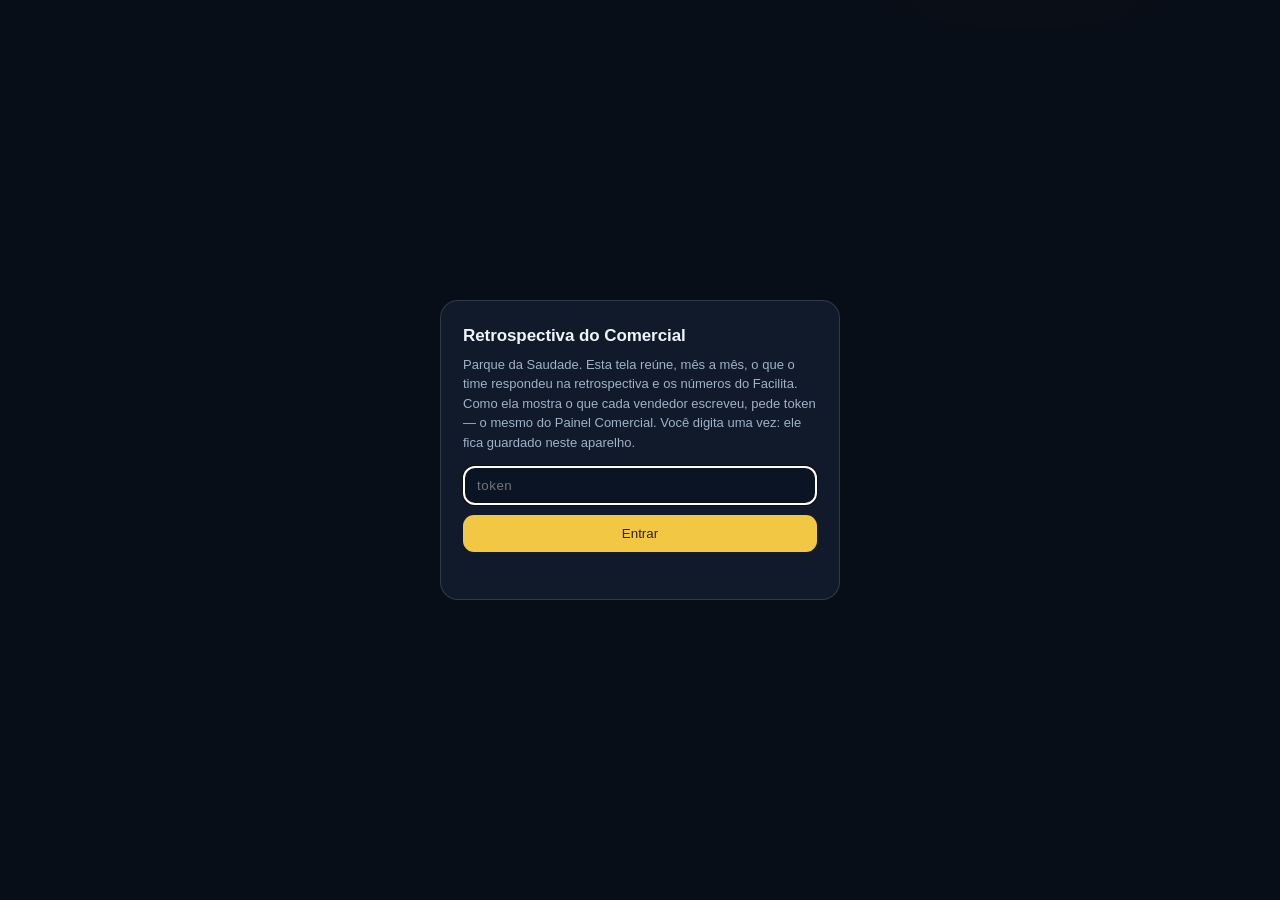
<file: docs/retrospectiva/index.html>
<!DOCTYPE html>
<html lang="pt-BR">
<head>
<meta charset="UTF-8">
<meta name="viewport" content="width=device-width, initial-scale=1">
<meta name="robots" content="noindex, nofollow">
<title>Retrospectiva do Time Comercial — Parque da Saudade</title>
<link rel="icon" href="../favicon-32.png" sizes="32x32">
<!--
  RETROSPECTIVA DO TIME COMERCIAL — Parque da Saudade. Tela de GESTÃO.

  ORIGEM DO LAYOUT: o artefato `claude.ai/code/artifact/2df469ed` — lido inteiro
  pela ferramenta de artefatos, não descrito de memória. A ESTRUTURA é dele: o
  trilho de meses à esquerda, a dobra dos números no topo, as camadas numeradas,
  as barras com a régua do mês anterior e a média dos três, o acordeão de
  perguntas, as travas com o corte de 3, a tabela de compromissos e a aba
  "A série". A casca visual também é dele — ele já foi padronizado no visual do
  Painel Comercial em 31/08, com o acento dourado do Parque.

  ⚠️ O ARTEFATO NÃO FOI APOSENTADO POR ESTA PÁGINA, e isto é o contrário do que
  aconteceu com a Esteira (regra 8 do CLAUDE.md, que manda aposentar o ponteiro
  no mesmo passo). Aqui há DOIS VIVOS, por decisão de 31/08:
    · no ARTEFATO o Ricardo ESCREVE a leitura do mês e o plano, e é por ele que
      ele conduz a reunião. Ele salva a própria versão e lê as planilhas pelo
      conector do Drive, com a credencial de quem abre.
    · nesta PÁGINA a gestão LÊ. Ela existe porque o artefato não é
      compartilhável: conector barra link público, e Fábricia e Rodrigo não têm
      conta na organização.
  Mexer no artefato não é tarefa desta página, e o inverso também vale.

  ═══ O QUE ESTA TELA NÃO TEM, E POR QUÊ ═══
  O `hub_token_gestao` é UM só, compartilhado entre Ricardo, Fábricia e Rodrigo.
  O que a rota devolve, os três leem. Então saíram do artefato para cá:
    · TODA A ESCRITA — o botão Salvar, os campos de leitura, aposta e ações. O
      Painel Comercial nunca escreve (camada 3 do CLAUDE.md). A leitura do mês
      aparece aqui como TEXTO SEM EDIÇÃO, vindo da aba `Leitura`.
    · O CAMPO RESERVADO do formulário do time ("algo que você não falaria numa
      reunião com todo mundo junto"). Ele não é escondido aqui: ele é descartado
      no SERVIDOR e não chega nesta página. Ver Retrospectiva.gs.
    · A ABA "SOBRE MIM" inteira — o feedback da Fábricia e do Rodrigo sobre a
      coordenação. A planilha da liderança não tem rota.

  ═══ O QUE ESTA PÁGINA FAZ DIFERENTE DO ARTEFATO (regra 8) ═══
  TUDO QUE É NOME DE VENDEDOR NASCE FECHADO. No artefato o Placar por vendedor
  fica sempre à mostra e a primeira pergunta abre sozinha; aqui os dois são
  acordeão fechado (31/08). O motivo é o leitor: o artefato é do Ricardo
  sozinho, esta página é dos três da gestão. Quem abre vê o mês — vendas, VGV,
  ticket, ritmo — e escolhe abrir a comparação individual. Quem "corrigir" isto
  de volta para o protótipo está desfazendo a decisão, não um esquecimento.
  (01/09: todas as dobras passaram a nascer ABERTAS, pedido do Ricardo.)

  03/09/2026 — TRÊS BLOCOS DO TIME VOLTAM A NASCER RECOLHIDOS, pedido do
  Ricardo: "O que eles escreveram", "O que atrapalhou" e "O que ajudou a
  vender". Mesmo <details> das outras dobras; o conteúdo não mudou, só o
  estado inicial. O artefato não tem isso.

  03/09/2026 — NASCE O BLOCO "COMISSÃO DO MÊS", que o artefato NÃO TEM e não
  vai ter: resumo por vendedor, extrato por vendedor (11 colunas, as da
  planilha de fechamento do Ricardo) e "Exportar para Excel". Recolhido por
  padrão. A RÉGUA mora na constante COMISSAO abaixo, com a fonte; a conta
  roda AQUI, no navegador, sobre as linhas cruas da Vendas_Facilita que a
  rota passou a servir no bloco `vendas` — a rota não calcula comissão.
  ⚠️ A tela é CONFERÊNCIA, não fechamento: o fechamento continua na planilha
  Comissoes_<Mês>_<Ano>.xlsx. Duas cópias da mesma régua é dívida registrada
  no INFRA.md. O que a tela faz DIFERENTE da planilha atual do Ricardo:
    · Desconto (R$) = Valor de Tabela − Vlr Venda, POSITIVO é desconto. A
      planilha traz o sinal invertido; esta tela nasce com o sinal certo.
    · À vista × parcelada: a `Condição Pagamento` MANDA quando vier
      preenchida; vazia (é o caso de agosto/2026 inteiro), deriva de
      Nº Parcelas = 1. E o ⚠️ na linha diz "confira o contrato" — sem mudar a
      alíquota — quando Nº Parcelas ≤ 2 ou o Fluxo de Pagamento discorda dele.
    · Arredonda CADA LINHA a 2 casas; subtotal = soma das linhas arredondadas.

  05/10/2026 — DEMAIS VALORES DO MÊS E OS DOIS EXTRATOS EM PAPEL TIMBRADO.
  Layout: artefato claude.ai/artifact/XE2jcYDT4453K3QKh9ymst (v2), aprovado pelo
  Ricardo em 05/10 — lido pela ferramenta de artefatos, com os oito "assumidos"
  confirmados. Desde esta data ele é REGISTRO (regra 8), não referência.
    · Contrato · Bônus Meta · Bônus Super Meta · Campanha de incentivo · Reembolso,
      por vendedor e por mês, gravados pela rota POST ?app=comissao (aba
      Comissao_Lancamentos do Cofre, só-acrescenta) e lidos pelo bloco
      `lancamentos` da rota da Retrospectiva. EXCEÇÃO DECLARADA ao "o Painel nunca
      escreve", ao lado da tela de Configurações: grava SÓ com `hub_token_config`
      (a senha das Configurações, do Ricardo); o token de gestão é recusado. Sem
      ela no aparelho, a lista aparece e o formulário não.
    · Total do mês = comissão + demais valores. A régua e a conta da comissão NÃO
      mudaram — esta tela só soma ao lado.
    · Extrato geral e individual em PDF, pela impressão do navegador, no modelo
      do ferramentas/timbrado/ (CSS lido de lá na hora; fontes do Pocket). Ver
      "OS EXTRATOS EM PAPEL TIMBRADO" no script.
    · (05/10, Ricardo) O CONTRATO É PAGO À PARTE: não aparece nem soma no extrato
      INDIVIDUAL (PDF e Pocket). No extrato geral e na tela ele continua somando.
    · O que a implementação faz diferente do artefato: sem as etiquetas "novo";
      o mês em andamento diz "parcial até DD/MM" no subtítulo e na abertura; a
      tabela "Lançamentos do mês" some do extrato geral quando não há linha.

  ═══ MECÂNICA (copiada da Esteira do Funil, que é o padrão da casa) ═══
  Token `hub_token_gestao` no localStorage, o mesmo do Painel — quem já usa não
  digita nada. Sem token, nenhum número aparece. O carimbo exibido é o da FOTO
  (a última importação do Facilita — até 26/09, quando o resumo do Cofre foi
  calculado), nunca a hora do fetch, com tarja acima de 48h. `truncado` ausente ou true bloqueia o desenho inteiro. Todas as
  contas rodam no navegador, sobre as linhas cruas que a rota devolve.

  27/09/2026 — OS NÚMEROS DO MÊS SÃO OS DO EXECUTIVO. Até aqui a camada de
  números lia as abas Resumo_* do Cofre, que o projeto "Resumo Mensal do Cofre"
  (Apps Script à parte, fora dos repositórios, regras de 28/08) recalculava a
  cada 4 h. O Executivo conta ao vivo, com as regras que vieram depois, e as
  duas telas discordavam (setembro 82 × 84, abril 29 × 33, ticket com e sem o
  Temporário). Agora esta página lê a MESMA rota do Executivo
  (?app=vendas&fn=dados) e conta com as MESMAS regras — ver lerPainel(). As
  Resumo_* não são mais lidas por esta página. E o token vai no CORPO de um
  POST, nunca na URL (regra 4 do CLAUDE.md, 25/09).

  SEGURANÇA: nenhum segredo neste arquivo. O repositório é público.

  17/10/2026 — % E NATUREZA DO DESCONTO NO EXTRATO, E A VENDA DE PARCERIA SEM COMISSÃO.
  (Tarefa do Ricardo: 02-parque-da-saudade/sistemas/Extrato de comissão — % e natureza do desconto…md.)
    · O extrato ganhou 'Desc. %' e 'Natureza do desconto' logo depois de 'Desconto (R$)': tela, Excel e os
      dois extratos em PDF (no papel, a alíquota passou a se chamar '% com.' e o desconto '% desc.').
      A natureza sai de naturezaDesconto() — ordem e réguas datadas escritas ao lado das constantes.
    · Dois ajustes novos: 'parceria' (comissão da linha zerada; a venda segue contando na meta e nas vendas)
      e 'natureza' (declarada pelo Ricardo). O que a tela não prova fica 'A classificar' com ⚠️.
    · Parceria marcada num mês cujo extrato geral tem as 3 aprovações: a tela avisa e pré-preenche, no mês
      corrente, um Reembolso NEGATIVO (estorno). Só o Reembolso aceita valor negativo (ComissaoLancamentos.gs).
    · Nenhum valor de comissão muda sem ajuste: as aprovações comparam TOTAIS, não layout.
  -->
<style>
/* =====================================================================
   A casca do artefato 2df469ed, que já é a do Painel Comercial com o
   acento do Parque. Tema escuro único: o Painel não tem modo claro.

   O artefato carregava um <link> de Google Fonts que não era usado —
   as três variáveis de fonte apontam para a pilha do sistema, porque é
   assim que o Painel resolve alinhamento de número (tabular-nums, não
   fonte mono). O link saiu; a cara não mudou.
   ===================================================================== */
:root{
  --bg:#0b1220;--card:rgba(255,255,255,.045);--card2:rgba(255,255,255,.03);
  --edge:rgba(255,255,255,.09);--edge2:rgba(255,255,255,.14);
  --text-1:#eef4fa;--text-2:#9fb2c8;--text-3:#64778f;
  --s1:#f2c744;--s1b:#f7d977;
  --grid:rgba(255,255,255,.07);--surface-1:#121c2c;
  --chip-bg:rgba(255,255,255,.05);
  --ok:#4ade80;--warn:#fbbf24;--crit:#f87171;
  --warn-bg:rgba(217,119,6,.14);

  /* Barras de referência (M-1 e média): dois cinzas recessivos sobre o escuro. */
  --ref:rgba(255,255,255,.26);--ref2:rgba(255,255,255,.13);

  --radius:16px; --rail:236px;
  --f-body:-apple-system,"Segoe UI",Roboto,Arial,sans-serif;

  --shadow:0 10px 34px rgba(0,0,0,.3);
}

*{box-sizing:border-box}
html{color-scheme:dark}
body{margin:0; color:var(--text-1); min-height:100vh;
     background:radial-gradient(1200px 600px at 80% -10%,#2b2412 0%,var(--bg) 55%) fixed;
     font:14px/1.5 var(--f-body); -webkit-font-smoothing:antialiased}
h1,h2,h3{font-weight:800; letter-spacing:-.005em; text-wrap:balance; margin:0}
a{color:var(--s1b)}
.eyebrow{font-size:10.5px; letter-spacing:.07em; text-transform:uppercase;
         color:var(--text-3); font-weight:700}

.shell{display:flex; min-height:100vh; align-items:stretch}
.rail{width:var(--rail); flex:0 0 var(--rail); border-right:1px solid var(--edge);
      background:var(--card2); backdrop-filter:blur(8px);
      padding:22px 0 28px; display:flex; flex-direction:column;
      gap:18px; position:sticky; top:0; height:100vh; overflow-y:auto}
.rail-head{padding:0 20px; display:flex; flex-direction:column; gap:5px}
.rail-head h1{font-size:18px; line-height:1.25}
.rail-head p{margin:0; font-size:11.5px; color:var(--text-3)}
.rail-voltar{margin-top:4px; font-size:11.5px; text-decoration:none; display:inline-flex;
             align-items:center; gap:5px; color:var(--text-3)}
.rail-voltar:hover{color:var(--text-1)}
.rail-group{display:flex; flex-direction:column; gap:2px}
.rail-group .eyebrow{padding:0 20px 6px}
.tab{appearance:none; border:0; background:none; cursor:pointer; font-family:var(--f-body);
     font-size:13.5px; font-weight:600; color:var(--text-3); text-align:left;
     padding:9px 20px; display:flex; align-items:center; gap:9px;
     border-left:2px solid transparent; width:100%}
.tab:hover{color:var(--text-1); background:rgba(255,255,255,.035)}
.tab[aria-selected="true"]{color:var(--s1b); border-left-color:var(--s1);
     background:rgba(255,255,255,.05)}
.tab .dot{width:6px; height:6px; border-radius:50%; flex:0 0 6px; background:var(--edge2)}
.tab.has-data .dot{background:var(--s1)}
.tab:focus-visible{outline:2px solid var(--s1); outline-offset:-2px}
.main{flex:1 1 auto; min-width:0; padding:22px 28px 70px; max-width:1180px}

.fonte{display:flex; align-items:center; gap:7px; flex-wrap:wrap; margin:0 0 14px;
       font-size:12px; color:var(--text-3)}
.fonte-ponto{width:7px; height:7px; border-radius:50%; background:var(--ok); flex:0 0 7px;
             box-shadow:0 0 0 3px rgba(74,222,128,.15)}
.fonte.alerta{color:var(--warn)}
.fonte.alerta .fonte-ponto{background:var(--warn); box-shadow:0 0 0 3px rgba(251,191,36,.15)}
.trocar{background:none; border:none; color:inherit; font:inherit; font-size:12px;
        cursor:pointer; text-decoration:underline; padding:0}
.trocar:hover{color:var(--text-1)}

.month-head{display:flex; flex-direction:column; gap:7px; margin-bottom:20px}
.month-head h2{font-size:26px; line-height:1.15}
.month-head .sub{color:var(--text-2); font-size:13px; max-width:66ch; margin:0}

/* Seis cartões: 3 por fileira em tela larga, para as duas fileiras ficarem
   cheias. Cinco e um sobrando lê como cartão esquecido. */
.tiles{display:grid; grid-template-columns:repeat(auto-fit,minmax(150px,1fr));
       gap:10px; margin-bottom:16px}
.tile{background:var(--card); border:1px solid var(--edge); border-radius:16px;
      backdrop-filter:blur(8px); padding:12px 14px;
      display:flex; flex-direction:column; gap:2px}
.tile .k{font-size:10.5px; letter-spacing:.07em; text-transform:uppercase;
         color:var(--text-3); font-weight:700}
.tile .v{font-size:22px; font-weight:800; line-height:1.15;
         font-variant-numeric:tabular-nums; white-space:nowrap}
.tile .n{font-size:11.5px; color:var(--text-2)}
.tile.flag-warn{border-color:rgba(251,191,36,.3)} .tile.flag-warn .v{color:var(--warn)}
.tile.flag-ok .v{color:var(--s1b)}

.camada{margin:0 0 14px; padding-top:8px; display:flex; align-items:baseline; gap:12px;
        border-top:2px solid var(--edge2)}
.camada h2{font-size:15px; letter-spacing:.01em; padding-top:10px}
.camada span{font-size:11.5px; color:var(--text-3); padding-top:10px}

section.block{margin-bottom:26px}
section.block > header{display:flex; flex-direction:column; gap:3px; margin-bottom:12px}
section.block h3{font-size:15px}
section.block header p{margin:0; font-size:12px; color:var(--text-3); max-width:74ch}
.card{background:var(--card); border:1px solid var(--edge); border-radius:18px;
      backdrop-filter:blur(8px); box-shadow:var(--shadow); padding:15px 17px}
.card.aviso{border-color:rgba(251,191,36,.3); background:var(--warn-bg); margin-bottom:18px}
.linha-aviso{display:flex; flex-wrap:wrap; gap:10px; align-items:center; font-size:13.5px}
.duas{display:grid; grid-template-columns:repeat(auto-fit,minmax(min(330px,100%),1fr)); gap:14px}

.bars{display:flex; flex-direction:column; gap:15px}
.bar-row{display:flex; flex-direction:column; gap:6px}
.bar-topo{display:flex; align-items:baseline; gap:14px; justify-content:space-between; flex-wrap:wrap}
.bar-label{font-size:13px; color:var(--text-1); display:flex; align-items:baseline; gap:8px;
           min-width:0; overflow-wrap:anywhere}
/* Os valores de referência viram fichas com a bolinha da cor da própria barra:
   é a bolinha que amarra o número à barra. Texto corrido não amarra nada. */
.chips{display:flex; flex-wrap:wrap; gap:6px}
.chip{display:inline-flex; align-items:center; gap:6px; padding:3px 11px 3px 8px;
      border:1px solid var(--edge); border-radius:999px; background:var(--chip-bg);
      font-size:11.5px; color:var(--text-3); white-space:nowrap}
.chip i{width:9px; height:9px; border-radius:5px; flex:0 0 9px; background:var(--ref)}
.chip i.ref2{background:var(--ref2)}
.chip b{font-weight:700; color:var(--text-2); font-variant-numeric:tabular-nums}
.chip em{font-style:normal; font-variant-numeric:tabular-nums}
.chip em.sobe{color:var(--ok)} .chip em.desce{color:var(--crit)}
.bar-track{height:14px; border-radius:7px; background:rgba(255,255,255,.05); overflow:hidden}
/* A barra do mês anterior é mais fina de propósito: ela é régua, não resultado. */
.bar-track.ref,.bar-track.ref2{height:8px; border-radius:4px}
.bar-par{display:flex; flex-direction:column; gap:4px}
.bar-fill{height:100%; border-radius:7px; background:var(--s1); min-width:3px}
.bar-fill.warn{background:var(--warn)}
.bar-fill.ref{background:var(--ref); border-radius:4px}
.bar-fill.ref2{background:var(--ref2); border-radius:4px}
.bar-val{font-size:12.5px; font-weight:700; color:var(--text-1); text-align:right;
         font-variant-numeric:tabular-nums; white-space:nowrap}
.bar-m1{font-variant-numeric:tabular-nums}
.legenda-m1{display:flex; align-items:center; gap:7px; margin:16px 0 0; flex-wrap:wrap;
            font-size:10.5px; letter-spacing:.07em; font-weight:700;
            text-transform:uppercase; color:var(--text-3)}
.legenda-m1 i{display:inline-block; width:15px; height:9px; border-radius:5px; background:var(--s1)}
.legenda-m1 i.ref{background:var(--ref)}
.legenda-m1 i.ref2{background:var(--ref2)}
.legenda-m1 span + i{margin-left:9px}

/* Farol: as mesmas três cores do .schip do Painel. */
.flag{font-size:11px; letter-spacing:.05em; text-transform:uppercase; font-weight:700;
      padding:3px 10px; border-radius:999px; white-space:nowrap;
      background:var(--warn-bg); color:var(--warn); border:1px solid rgba(251,191,36,.3)}
.flag.ok{background:rgba(22,163,74,.15); color:var(--ok); border-color:rgba(74,222,128,.35)}
.flag.crit{background:rgba(220,38,38,.13); color:var(--crit); border-color:rgba(248,113,113,.3)}

.quotes{display:grid; grid-template-columns:repeat(auto-fit,minmax(min(300px,100%),1fr)); gap:12px}
.quote{background:var(--card); border:1px solid var(--edge); border-left:3px solid var(--s1);
       border-radius:18px; backdrop-filter:blur(8px); box-shadow:var(--shadow);
       padding:14px 16px; display:flex; flex-direction:column; gap:8px}
.quote p{margin:0; font-size:14.5px; line-height:1.5; color:var(--text-1); max-width:none}
.quote .who{font-size:11px; color:var(--text-3); letter-spacing:.05em;
            text-transform:uppercase; font-weight:700}
.quote.vazia{border-left-color:var(--edge2)}
.quote.vazia p{font-size:13px; color:var(--text-3); font-style:italic}

.table-wrap{max-height:420px; overflow:auto; border:1px solid var(--edge);
            border-radius:10px; background:var(--card2)}
table{border-collapse:collapse; width:100%; font-size:12.5px;
      font-variant-numeric:tabular-nums; min-width:480px}
th,td{padding:7px 10px; text-align:left; border-bottom:1px solid var(--grid)}
th{font-size:10.5px; letter-spacing:.05em; text-transform:uppercase;
   color:var(--text-3); font-weight:700; border-bottom:1px solid var(--edge2);
   position:sticky; top:0; background:var(--surface-1); white-space:nowrap}
td{color:var(--text-1)}
tbody tr:last-child td{border-bottom:0}
td.num, th.num{text-align:right}

/* -- Comissão do mês (03/09) ----------------------------------------------
   O extrato tem 11 colunas e rola DENTRO do .table-wrap; o body nunca rola
   na horizontal. Mesmo corte de 640px do Painel, mais abaixo. */
.comissao-head{display:flex; align-items:center; gap:10px; flex-wrap:wrap; margin:0 0 14px}
.btn-export{appearance:none; border:1px solid var(--edge2); background:rgba(255,255,255,.05);
            color:var(--text-1); font:700 12.5px/1.2 var(--f-body); padding:9px 15px;
            border-radius:10px; cursor:pointer; display:inline-flex; align-items:center;
            gap:7px; white-space:nowrap; transition:background .15s, border-color .15s, color .15s}
.btn-export:hover{border-color:var(--s1); color:var(--s1b); background:rgba(242,199,68,.08)}
.btn-export[disabled]{opacity:.55; cursor:progress}
.btn-export:focus-visible{outline:2px solid var(--s1); outline-offset:2px}
.export-status{font-size:12px; color:var(--text-3)}
.export-status.erro{color:var(--crit)}
.table-wrap{max-width:100%}
.table-wrap.extrato{max-height:none}
.table-wrap.extrato table{min-width:1080px}
tfoot td{font-weight:700; color:var(--text-1); border-top:1px solid var(--edge2);
         border-bottom:0; background:var(--surface-1)}
tr.total-time td{font-weight:800; color:var(--s1b)}
tr.alerta td:first-child{box-shadow:inset 3px 0 0 var(--warn)}
td.neg{color:var(--warn)}
td.nat-classificar{color:var(--warn); font-weight:600}
.derivado{font-style:italic; color:var(--text-2)}
.aviso-icone{cursor:help; margin-right:4px}
.origem-detalhe{color:var(--text-3)}
.nota-fina b.orig{color:var(--text-2)}
.nota-fina em.n{font-style:normal; color:var(--text-2); font-weight:700; font-variant-numeric:tabular-nums}
.vend-total{display:flex; gap:14px; flex-wrap:wrap; align-items:baseline; padding:12px 16px;
            border:1px solid var(--edge); border-radius:14px; background:var(--card);
            font-size:13px; color:var(--text-2); font-variant-numeric:tabular-nums}
.vend-total b{color:var(--s1b); font-size:16px}

/* -- Demais valores do mês e extratos (05/10) — artefato XE2jcYDT, v2 ------
   As seis colunas novas do resumo, o bloco de lançamentos de cada vendedor e
   os botões de extrato. A tabela continua rolando DENTRO do .table-wrap. */
.comissao-botoes{display:flex; gap:8px; flex-wrap:wrap; align-items:center}
.btn-export.destaque{background:var(--s1); border-color:var(--s1); color:#2b2412}
.btn-export.destaque:hover{background:var(--s1b); border-color:var(--s1b); color:#2b2412}
table.resumo-comissao{min-width:980px}
th.nv{color:var(--s1b)}
td.forte{font-weight:800}
b.soma-linha{font-size:inherit; color:var(--text-1)}
.lanc-faixa{display:flex; flex-wrap:wrap; align-items:center; gap:8px 12px; margin:14px 0}
.lanc-faixa .nota-fina{margin:0}
.lanc-bloco{border-top:1px solid var(--edge2); margin-top:14px; padding-top:12px;
            display:flex; flex-direction:column; gap:10px; min-width:0}
.lanc-h{font-size:13.5px; font-weight:800; color:var(--text-1)}
table.lanc-tab{min-width:560px}
table.lanc-tab td.obs{white-space:normal; min-width:220px; color:var(--text-2)}
table.lanc-tab td.acoes{text-align:right; white-space:nowrap}
.lanc-tipo{display:inline-block; border:1px solid var(--edge2); border-radius:999px; padding:2px 10px;
           font-size:11.5px; font-weight:700; white-space:nowrap}
.lanc-link{appearance:none; background:none; border:1px solid var(--edge2); color:var(--text-2); border-radius:8px;
           font:600 11.5px/1.2 var(--f-body); cursor:pointer; padding:4px 10px; margin-left:6px}
.lanc-link:hover{color:var(--s1b); border-color:var(--s1)}
.lanc-link + .lanc-link:hover{color:var(--crit); border-color:var(--crit)}
.lanc-link:focus-visible{outline:2px solid var(--s1); outline-offset:2px}
.lanc-form{display:grid; grid-template-columns:minmax(0,190px) minmax(0,130px) minmax(0,1fr) auto;
           gap:10px; align-items:start; border:1px solid var(--edge2); border-radius:12px; padding:12px;
           background:var(--card2)}
.lanc-campo{display:flex; flex-direction:column; gap:4px; min-width:0}
.lanc-campo label{font-size:10.5px; letter-spacing:.05em; text-transform:uppercase; color:var(--text-3); font-weight:700}
.lanc-campo select,.lanc-campo input,.lanc-campo textarea{font:13px/1.4 var(--f-body); color:var(--text-1);
           background:var(--surface-1); border:1px solid var(--edge2); border-radius:8px; padding:8px 10px;
           width:100%; color-scheme:dark; resize:vertical}
.lanc-campo select:focus-visible,.lanc-campo input:focus-visible,.lanc-campo textarea:focus-visible{outline:2px solid var(--s1); outline-offset:1px}
.lanc-dica{font-size:11.5px; color:var(--text-3)}
.lanc-acoes{display:flex; flex-direction:column; gap:6px; align-items:flex-start; align-self:end}
.lanc-status{grid-column:1 / -1}
.lanc-soma{display:flex; flex-wrap:wrap; gap:4px 14px; font-size:13px; color:var(--text-2);
           font-variant-numeric:tabular-nums; border-top:1px solid var(--grid); padding-top:10px}
.lanc-soma b{color:var(--s1b)}
.lanc-aviso{margin:0 0 12px; font-size:12.5px; color:var(--warn)}
.conf-linha{margin:0 0 12px; font-size:12.5px; color:var(--text-2)}
.conf-linha.mudo{color:var(--text-3)}
.conf-linha.ok{color:var(--ok)}
.conf-linha.rev{color:var(--warn); font-weight:700}
.conf-mudou{color:var(--warn); font-weight:700}
/* as notas da conta, recolhidas (06/10) */
.nota-dobra{margin:0 0 12px}
.nota-dobra > summary{cursor:pointer; font-size:12px; color:var(--text-3); list-style:none; display:inline-flex; gap:6px; align-items:center}
.nota-dobra > summary::-webkit-details-marker{display:none}
.nota-dobra > summary::before{content:'ⓘ'; font-size:13px}
.nota-dobra > summary::after{content:'▸'; font-size:10px; transition:transform .15s}
.nota-dobra[open] > summary::after{transform:rotate(90deg)}
.nota-dobra > summary:hover{color:var(--text-2)}
.nota-dobra .nota-fina{margin-top:8px}
/* a lista de vendedores e o modal (05/10) */
.vend-lista{display:flex; flex-direction:column; gap:8px; margin:6px 0 16px}
.vend-linha{appearance:none; display:grid; grid-template-columns:auto minmax(0,1fr) repeat(4, minmax(86px, auto)) auto;
            align-items:center; gap:14px; width:100%; text-align:left; cursor:pointer; color:var(--text-1);
            font:13px/1.35 var(--f-body); padding:11px 14px; border:1px solid var(--edge); border-radius:14px;
            background:var(--card2); transition:border-color .15s, background .15s}
.vend-linha:hover{border-color:var(--s1); background:rgba(242,199,68,.05)}
.vend-linha:focus-visible{outline:2px solid var(--s1); outline-offset:2px}
.vav{width:34px; height:34px; border-radius:50%; display:grid; place-items:center; font-weight:800; font-size:12.5px;
     background:rgba(242,199,68,.14); color:var(--s1b); border:1px solid rgba(242,199,68,.35)}
.vav.grande{width:44px; height:44px; font-size:15px}
.vnome{display:flex; flex-direction:column; gap:4px; min-width:0}
.vnome b{font-size:14px}
.vtags{display:flex; flex-wrap:wrap; gap:5px}
.vchip{font-size:10.5px; font-weight:700; letter-spacing:.03em; border-radius:999px; padding:2px 8px;
       border:1px solid var(--edge2); color:var(--text-2)}
.vchip.warn{border-color:rgba(251,191,36,.45); color:var(--warn)}
.vchip.ok{border-color:rgba(74,222,128,.4); color:var(--ok)}
.vchip.rev{border-color:rgba(251,191,36,.45); color:var(--warn)}
.vchip.esp{border-color:var(--edge2); color:var(--text-2)}
.apr-geral{border:1px solid var(--edge2); border-radius:14px; padding:14px 16px; margin:0 0 16px; background:var(--card2);
           display:flex; flex-direction:column; gap:12px}
.apr-tit{font-size:14px; font-weight:800}
.apr-parte{display:flex; flex-direction:column; gap:10px}
.apr-parte + .apr-parte{border-top:1px solid var(--grid); padding-top:12px}
.apr-sub{display:flex; flex-wrap:wrap; align-items:baseline; gap:4px 10px; font-size:12.5px; color:var(--text-3)}
.apr-sub b{font-size:13px; color:var(--text-1)}
.apr-vends{display:grid; grid-template-columns:repeat(auto-fill, minmax(190px,1fr)); gap:8px}
.apr-vend{appearance:none; background:transparent; color:var(--text-1); font:13px/1.35 var(--f-body);
          text-align:left; cursor:pointer; width:100%; transition:border-color .15s, background .15s}
.apr-vend:hover{border-color:var(--s1); background:rgba(242,199,68,.05)}
.apr-vend:focus-visible{outline:2px solid var(--s1); outline-offset:2px}
.apr-vend.rev{border-color:rgba(251,191,36,.45)}
.apr-vend.rev .apr-n{color:var(--warn); border-color:rgba(251,191,36,.45)}
.apr-vend.nao .apr-txt small{font-style:italic}
table.resumo-comissao tbody tr.clicavel{cursor:pointer}
table.resumo-comissao tbody tr.clicavel:hover td{background:rgba(242,199,68,.06)}
.apr-etapas{display:grid; grid-template-columns:repeat(3, minmax(0,1fr)); gap:10px}
.apr-etapa{display:flex; align-items:center; gap:10px; border:1px solid var(--edge); border-radius:12px; padding:9px 12px}
.apr-etapa.feita{border-color:rgba(74,222,128,.45)}
.apr-etapa.vez{border-color:var(--s1)}
.apr-n{width:26px; height:26px; border-radius:50%; display:grid; place-items:center; font-weight:800; font-size:12.5px;
       border:1px solid var(--edge2); color:var(--text-2); flex:0 0 26px}
.apr-etapa.feita .apr-n{background:rgba(74,222,128,.15); border-color:rgba(74,222,128,.45); color:var(--ok)}
.apr-etapa.vez .apr-n{background:var(--s1); border-color:var(--s1); color:#2b2412}
.apr-txt{display:flex; flex-direction:column; min-width:0}
.apr-txt small{font-size:11.5px; color:var(--text-3)}
.apr-aviso{margin:0; font-size:12.5px; color:var(--warn); font-weight:700}
.apr-falta{margin:0; font-size:12.5px; color:var(--text-2)}
.apr-pronto{margin:0; font-size:13px; color:var(--ok); font-weight:700}
.apr-acoes{display:flex; flex-wrap:wrap; align-items:center; gap:8px}
@media (max-width: 720px){ .apr-etapas{grid-template-columns:1fr} }
.apr-geral[hidden],.apr-etapas[hidden],.apr-etapa[hidden],.apr-acoes[hidden],.apr-txt[hidden]{display:none}
.pag-senha{display:inline-flex; gap:6px; align-items:center}
.pag-senha input{font:13px var(--f-body); color:var(--text-1); background:var(--surface-1); border:1px solid var(--edge2);
                 border-radius:8px; padding:6px 9px; width:220px; color-scheme:dark}
.pag-senha[hidden]{display:none}
.vnum{display:flex; flex-direction:column; align-items:flex-end; font-variant-numeric:tabular-nums}
.vnum small{font-size:10px; letter-spacing:.06em; text-transform:uppercase; color:var(--text-3); font-weight:700}
.vnum b{font-size:13.5px; font-weight:700}
.vnum.forte b{color:var(--s1b); font-size:14.5px}
.vseta{font-size:22px; color:var(--text-3); line-height:1}
.vmodal{width:min(1120px, calc(100vw - 32px)); max-height:calc(100vh - 32px); padding:0; border:1px solid var(--edge2);
        border-radius:18px; background:#0f1828; color:var(--text-1); overflow:hidden; box-shadow:0 30px 80px rgba(0,0,0,.6)}
.vmodal[open]{display:flex; flex-direction:column}
.vmodal::backdrop{background:rgba(4,8,16,.72); backdrop-filter:blur(3px)}
.vm-cab{display:grid; grid-template-columns:1fr auto; gap:14px 18px; padding:18px 20px 16px; border-bottom:1px solid var(--edge);
        background:var(--surface-1)}
.vm-tit{display:flex; align-items:center; gap:12px}
.vm-tit h3{font-size:19px; margin:0}
.vm-tit p{margin:2px 0 0; font-size:12.5px; color:var(--text-3)}
.vm-fechar{appearance:none; border:1px solid var(--edge2); background:none; color:var(--text-2); width:36px; height:36px;
           border-radius:10px; font-size:22px; line-height:1; cursor:pointer; align-self:start}
.vm-fechar:hover{color:var(--text-1); border-color:var(--s1)}
.vm-kpis{grid-column:1 / -1; display:grid; grid-template-columns:repeat(auto-fit, minmax(160px, 1fr)); gap:10px}
.vm-k{border:1px solid var(--edge); border-radius:12px; padding:10px 14px; display:flex; flex-direction:column; gap:3px; background:var(--card2)}
.vm-k span{font-size:10.5px; letter-spacing:.06em; text-transform:uppercase; color:var(--text-3); font-weight:700}
.vm-k b{font-size:18px; font-variant-numeric:tabular-nums}
.vm-k.forte{border-color:rgba(242,199,68,.4)} .vm-k.forte b{color:var(--s1b)}
.vm-acoes{grid-column:1 / -1; display:flex; flex-wrap:wrap; align-items:center; gap:8px}
.vm-corpo{padding:16px 20px 22px; overflow:auto}
.vm-sec{font-size:10.5px; letter-spacing:.07em; text-transform:uppercase; color:var(--text-3); font-weight:700; margin:4px 0 8px}
@media (max-width: 860px){
  .vend-linha{grid-template-columns:auto minmax(0,1fr) auto auto; gap:10px}
  .vend-linha .vnum{display:none}
  .vend-linha .vnum.forte{display:flex}
  .vm-cab{padding:14px}
  .vm-corpo{padding:12px 14px 18px}
}
.vend-lista[hidden],.vend-linha[hidden],.vav[hidden],.vnome[hidden],.vtags[hidden],.vnum[hidden],.vmodal[hidden],
.vm-cab[hidden],.vm-tit[hidden],.vm-kpis[hidden],.vm-k[hidden],.vm-acoes[hidden],.fonte-ponto[hidden]{display:none}
.aj-marca{display:inline-block; font-size:10px; font-weight:700; letter-spacing:.05em; text-transform:uppercase;
          border:1px solid var(--s1); color:var(--s1b); border-radius:999px; padding:1px 7px; cursor:help}
.aj-lista{margin:0; padding-left:18px; display:flex; flex-direction:column; gap:6px; font-size:12.5px; color:var(--text-2)}
.aj-lista b{color:var(--text-1)}
.aj-obs{color:var(--text-3)}
.aj-form{grid-template-columns:minmax(0,1fr) minmax(0,260px) minmax(0,1fr) auto}
@media (max-width: 1100px){ .aj-form{grid-template-columns:1fr 1fr} }
.aj-lista[hidden],.aj-marca[hidden]{display:none}
@media (max-width: 1100px){
  .lanc-form{grid-template-columns:1fr 1fr}
  .lanc-campo.largo,.lanc-acoes{grid-column:1 / -1}
}

/* -- A leitura e o plano, SEM EDIÇÃO ------------------------------------
   No artefato isto era formulário. Aqui é texto: o Painel não escreve, e o
   `white-space:pre-wrap` preserva as quebras de linha de quem colou. */
.escrita{display:flex; flex-direction:column; gap:16px}
.campo{display:flex; flex-direction:column; gap:6px}
.campo .rot{font-size:10.5px; letter-spacing:.07em; text-transform:uppercase;
            color:var(--text-3); font-weight:700}
.leitura-lida{font-size:15px; line-height:1.55; white-space:pre-wrap; margin:0}
.vazio-texto{color:var(--text-3); font-style:italic; font-size:13px}

/* -- Dobra dos números --------------------------------- */
.dobra{border:1px solid var(--edge); border-radius:18px; background:var(--card);
       backdrop-filter:blur(8px); box-shadow:var(--shadow); margin-bottom:28px}
.dobra > summary{cursor:pointer; list-style:none; padding:13px 18px; display:flex;
                 align-items:center; gap:14px; flex-wrap:wrap; border-radius:18px}
.dobra > summary::-webkit-details-marker{display:none}
.dobra > summary::after{content:'expandir'; margin-left:auto;
                        font-size:10.5px; letter-spacing:.07em; text-transform:uppercase;
                        font-weight:700; color:var(--text-3)}
.dobra[open] > summary::after{content:'recolher'}
.dobra > summary:hover{background:rgba(255,255,255,.035)}
.dobra > summary:focus-visible{outline:2px solid var(--s1); outline-offset:-2px}
.resumo-linha{display:flex; gap:9px; flex-wrap:wrap; align-items:baseline;
              font-size:12.5px; color:var(--text-3); font-variant-numeric:tabular-nums}
.resumo-linha b{font-size:22px; color:var(--text-1);
                font-variant-numeric:tabular-nums; font-weight:800}
.dobra .corpo{padding:16px 18px 6px; border-top:1px solid var(--edge)}
.dobra .corpo .empty{border:0; padding:0; background:none; box-shadow:none}
.nota-fina{margin:12px 0 0; font-size:12px; color:var(--text-3); max-width:76ch}

/* Acordeão de pergunta: mais discreto que a dobra dos números — aqui o que
   pesa é o texto de dentro, não a moldura. */
.perguntas{display:flex; flex-direction:column; gap:8px}
.dobra.q{margin-bottom:0; box-shadow:none; background:var(--card2)}
.dobra.q > summary{padding:11px 16px; gap:12px}
.dobra.q > summary::after{font-size:10px}
.q-tema{font-size:14px; font-weight:700; color:var(--text-1)}
.q-conta{font-size:10.5px; letter-spacing:.06em; font-weight:700;
         text-transform:uppercase; color:var(--text-3)}
.dobra.q .corpo{padding:16px}
/* O Placar por vendedor usa este mesmo acordeão discreto, mas fica solto dentro
   do corpo do mês — e por isso recupera a margem que o .q zera para a lista. */
.dobra.q.solta{margin-bottom:26px}
.dobra .corpo > .nota-fina:first-child{margin:0 0 16px}

.empty{border:1px dashed var(--edge2); border-radius:18px; background:var(--card);
       backdrop-filter:blur(8px); padding:24px 22px;
       display:flex; flex-direction:column; gap:14px}
.empty h3{font-size:16px}
.empty p{margin:0; color:var(--text-2); font-size:13.5px; max-width:68ch}
.steps{margin:0; padding-left:20px; display:flex; flex-direction:column; gap:7px;
       font-size:13px; color:var(--text-2)}
.steps li::marker{color:var(--text-3)}
.note{margin-top:32px; padding-top:16px; border-top:1px solid var(--edge);
      font-size:11.5px; color:var(--text-3); max-width:78ch}

/* Tarja de bloqueio: mesma da Esteira. Quando ela aparece, nada mais aparece. */
.tarja{background:rgba(220,38,38,.13); border:1px solid rgba(248,113,113,.5); color:#ffd9d9;
       border-radius:14px; padding:14px 16px; margin:0 0 20px}
.tarja p{margin:6px 0}
.tarja .t{font-size:15px; font-weight:800; margin-bottom:4px; color:#ffb4b4}
.tarja code{background:rgba(0,0,0,.3); padding:1px 5px; border-radius:5px; font-size:12px}
.tarja.amarela{background:var(--warn-bg); border-color:rgba(251,191,36,.5); color:#ffeccd}
.tarja.amarela .t{color:var(--warn)}

/* ---------- portão de token (idêntico ao da Esteira) ---------- */
.gate{position:fixed; inset:0; z-index:60; display:flex; align-items:center; justify-content:center;
      background:rgba(8,14,24,.94); backdrop-filter:blur(6px); padding:20px}
.gatebox{background:#101a2a; border:1px solid rgba(255,255,255,.14); border-radius:18px;
         padding:22px; max-width:400px; width:100%}
.gatebox h2{margin:0 0 6px; font-size:17px}
.gatebox p{color:var(--text-2); font-size:13px; margin:0 0 14px}
.gatebox input{width:100%; padding:11px 13px; border-radius:11px; border:1px solid rgba(255,255,255,.14);
               background:#0b1424; color:var(--text-1); font:15px/1.2 inherit; letter-spacing:.04em}
.gatebox button{width:100%; margin-top:10px; padding:11px; border-radius:11px; border:none;
                background:var(--s1); color:#2b2412; font:700 14px/1.2 inherit; cursor:pointer}
.gatebox .erro{color:var(--crit); font-size:12.5px; margin-top:9px; min-height:16px}

/* ═══════════════════════════════════════════════════════════════════════
   A GUARDA DO [hidden] — quarta vez que esta casa paga por ela (pocket-nps
   b23f507, painel-comercial 47500f2, esteira). `display` declarado pelo autor
   VENCE o [hidden]{display:none} que o navegador traz: qualquer elemento
   listado abaixo nasceria à mostra, e nesta página isso significa o conteúdo
   aparecendo por cima do portão de token, antes de qualquer autenticação.
   Regra desta casa: toda classe que declara `display` ganha o par.
   ═══════════════════════════════════════════════════════════════════════ */
.shell[hidden],.rail[hidden],.rail-head[hidden],.rail-group[hidden],.rail-voltar[hidden],
.tab[hidden],.main[hidden],.fonte[hidden],.month-head[hidden],.tiles[hidden],.tile[hidden],
.camada[hidden],.duas[hidden],.bars[hidden],.bar-row[hidden],.bar-topo[hidden],
.bar-label[hidden],.chips[hidden],.chip[hidden],.bar-par[hidden],.legenda-m1[hidden],
.legenda-m1 i[hidden],.quotes[hidden],.quote[hidden],.escrita[hidden],.campo[hidden],
.perguntas[hidden],.empty[hidden],.steps[hidden],.linha-aviso[hidden],.resumo-linha[hidden],
.gate[hidden],.dobra[hidden],.dobra > summary[hidden],section.block[hidden],
section.block > header[hidden],.comissao-head[hidden],.btn-export[hidden],
.vend-total[hidden],.comissao-botoes[hidden],.lanc-faixa[hidden],.lanc-bloco[hidden],
.lanc-tipo[hidden],.lanc-form[hidden],.lanc-campo[hidden],.lanc-acoes[hidden],.lanc-soma[hidden],
.lanc-link[hidden]{display:none}

@media (max-width: 860px){
  /* O trilho de meses não cabe ao lado do conteúdo em tela estreita: vira
     fileira de abas no topo. Continua sendo o mesmo componente. */
  .shell{flex-direction:column}
  .rail{width:100%; flex:0 0 auto; height:auto; position:static; border-right:0;
        border-bottom:1px solid var(--edge); padding:16px 0 10px}
  .rail-group{flex-direction:row; overflow-x:auto; gap:0; padding-bottom:2px}
  .rail-group .eyebrow{display:none}
  .tab{width:auto; white-space:nowrap; border-left:0; border-bottom:2px solid transparent;
       padding:9px 14px}
  .tab[aria-selected="true"]{border-left:0; border-bottom-color:var(--s1)}
  .main{padding:20px 16px 70px}
  .month-head h2{font-size:23px}
}
/* Mesmo corte do Painel Comercial: 640px. */
@media (max-width: 640px){
  .main{padding:14px 10px 60px}
  .rail-head{padding:0 12px}
  .rail-head h1{font-size:16px}
  .tab{padding:8px 12px; font-size:13px}
  .month-head h2{font-size:20px}
  .tiles{grid-template-columns:repeat(2,1fr); gap:8px}
  .tile{padding:9px 11px}
  .tile .k{font-size:10px}
  .tile .v{font-size:17px}
  .card, .dobra .corpo{padding:11px 12px}
  .dobra > summary{padding:11px 12px}
  .resumo-linha b{font-size:19px}
  .fonte{padding:8px 11px; font-size:12px}
  .duas, .quotes{gap:10px}
}
@media (prefers-reduced-motion: reduce){*{animation:none !important; transition:none !important}}

/* Embutida no Painel (aba Retrospectiva, 01/09): o "voltar" some — o cabeçalho
   do Painel é o caminho de volta. Aberta sozinha, nada muda. */
html.embutido .rail-voltar{display:none !important}
/* Sem isto a altura da moldura vira catraca: o pai iguala o iframe ao
   conteúdo, o 100vh daqui vira essa altura, e o min-height nunca a devolve.
   O trilho sticky também não faz sentido sem rolagem interna. */
html.embutido body{min-height:0}
html.embutido .shell{min-height:0}
html.embutido .rail{height:auto; position:static}
</style>
<script>
/* Antes do primeiro paint, para o voltar não piscar. Cross-origin no acesso a
   top significa que HÁ um pai — embutido também. */
try { if (window.top !== window.self) document.documentElement.classList.add('embutido'); } catch (e) { document.documentElement.classList.add('embutido'); }
</script>
</head>
<body>

<div class="gate" id="gate">
  <div class="gatebox">
    <h2>Retrospectiva do Comercial</h2>
    <p>Parque da Saudade. Esta tela reúne, mês a mês, o que o time respondeu na
       retrospectiva e os números do Facilita. Como ela mostra o que cada
       vendedor escreveu, pede token — o mesmo do Painel Comercial. Você digita
       uma vez: ele fica guardado neste aparelho.</p>
    <input id="tk" type="password" autocomplete="off" spellcheck="false"
           placeholder="token" aria-label="Token de acesso">
    <button id="btEntrar" type="button">Entrar</button>
    <div class="erro" id="gateErro"></div>
  </div>
</div>

<div class="shell" id="app" hidden>
  <nav class="rail" aria-label="Meses">
    <div class="rail-head">
      <h1>Retrospectiva do Comercial</h1>
      <p>Parque da Saudade · números, time, leitura e plano</p>
      <a class="rail-voltar" href="../">&larr; Painel Comercial</a>
    </div>
    <div class="rail-group" id="tabs" role="tablist" aria-orientation="vertical">
      <span class="eyebrow">Meses</span>
    </div>
  </nav>
  <main class="main" id="painel" role="tabpanel"></main>
</div>

<script>
(function () {
  'use strict';

  var API = 'https://script.google.com/macros/s/AKfycbydLmUEX3g6FeojFGAcVHfNKoPsr4d9oTBUdi7GtcfsirQL6xHJM0BELVGcCrcqrICY/exec';
  var CHAVE_TOKEN = 'hub_token_gestao';   // o mesmo do Painel e da Esteira — não duplicar

  /* ═══════════════════════════════════════════════════════════════════════
     CONFIGURAÇÃO — o que não vem da rota.

     As metas são o `meta.oficial.*` da Config do Cofre. Desde 27/09 elas vêm
     pela rota do Executivo (`metas` de ?app=vendas&fn=dados) e MANDAM; esta
     tabela é só o reserva para mês sem meta lá (o mês seguinte, antes da
     primeira venda). Ver metaDe().
     ═══════════════════════════════════════════════════════════════════════ */
  var METAS = { '2026-03':30, '2026-04':40, '2026-05':50, '2026-06':60,
                '2026-07':70, '2026-08':80, '2026-09':90, '2026-10':100 };

  /* A equipe é manual, como na Esteira: nem o Cofre nem o formulário sabem quem
     está ativo. Serve para dizer QUEM AINDA NÃO RESPONDEU — sem a lista, um
     formulário com 4 respostas parece completo. */
  var EQUIPE = ['Ana Luiza', 'Guilherme', 'Wanderson', 'Jaime', 'Ana Maria', 'Felipe'];

  /* ═══════════════════════════════════════════════════════════════════════
     A RÉGUA DE COMISSÃO — política da casa, não invenção desta tela.
     FONTE: 02-parque-da-saudade/comissao-vendedores/Comissoes_Julho_2026.xlsx,
     aba "Regras de Comissão" (fechamento de julho/2026, 70 linhas), transcrita
     em 03/09/2026. Se a régua mudar, muda AQUI e na planilha — são duas cópias
     da mesma política (dívida registrada no INFRA.md).
       Base de cálculo = Vlr Venda (Valor de Tabela − Desconto). NUNCA a tabela.
       Cada linha arredondada a 2 casas; subtotal = soma das linhas arredondadas.
     ═══════════════════════════════════════════════════════════════════════ */
  var COMISSAO = {
    'Perpétuo':   { avista: 0.010, parcelada: 0.008 },
    'Reserva':    { avista: 0.007, parcelada: 0.005 },
    'Temporário': { avista: 0.000, parcelada: 0.000 },
    /* (26/09/2026, decisão do Ricardo) MIGRAÇÃO Temporário → Perpétuo, lançada à
       mão no Cofre (aba Migracoes): a régua do PERPÉTUO. Não está na planilha de
       julho — a migração nasceu depois dela. A BASE MUDOU em 05/10/2026 (Ricardo,
       para toda migração): é a TABELA CHEIA do jazigo do Temporário de origem
       (coluna `Tabela do jazigo` da rota, o Valor da Estoque_Facilita), não mais o
       Valor Pago. Ver classificarVenda. */
    'Migração':   { avista: 0.010, parcelada: 0.008 }
  };

  /* As 13 colunas do extrato, NESTA ORDEM — as 11 da planilha de fechamento que o Ricardo usa
     + (17/10/2026) 'Desc. %' e 'Natureza do desconto', logo depois de 'Desconto (R$)'.
     A tela e o .xlsx usam a mesma lista. */
  var EXTRATO_COLUNAS = ['Cliente', 'Jazigo', 'Modalidade', 'Tipo Uso', 'Vlr Venda (R$)',
                         'Desconto (R$)', 'Desc. %', 'Natureza do desconto',
                         'Prazo', 'Meio Pgto', 'Origem', '% Comissão', 'Valor'];

  /* ═══════════════ NATUREZA DO DESCONTO (decisão do Ricardo, 17/10/2026) ═══════════════
     Cada desconto tem uma natureza: Alçada vendedor · Condição especial evento · Autorizado pela
     diretoria · Parceria · Outros. O que a tela consegue provar sozinha (alçada, campanha) ela
     decide; o resto fica "A classificar" até o Ricardo declarar pelo ajuste "natureza".
     Rótulo curto = o do papel (extrato em PDF). */
  var NAT_ROTULO = { alcada:'Alçada vendedor', evento:'Condição especial evento', diretoria:'Autorizado pela diretoria',
                     parceria:'Parceria', outros:'Outros', temporario:'Temporário', classificar:'A classificar', nenhuma:'—' };
  var NAT_CURTO  = { alcada:'Alçada', evento:'Evento', diretoria:'Diretoria', parceria:'Parceria',
                     outros:'Outros', temporario:'Temporário', classificar:'A classificar', nenhuma:'—' };
  var DESC_TOLERANCIA = 0.0005;   // 0,05 ponto percentual: o arredondamento do Facilita

  /* A RÉGUA DE ALÇADA DO VENDEDOR, datada (Regras Comerciais). Vale a régua da DATA DA VENDA:
       até 09/10/2026 : Pix à vista 3% · parcelado até 21x (cartão ou boleto) 1% · boleto 22x–72x 0%
       a partir de 10/10: Pix à vista 3% · cartão 1x 1% · cartão 2x–21x 0% · boleto 2x–21x 1% · boleto 22x–72x 0%
     e nas duas: +3% para jazigo com tabela a partir de R$ 24.000 (na régua de antes, só a faixa
     R$ 24.000–25.299). O cartão à vista antes de 10/10 não está na régua escrita: tratado como
     "parcelado até 21x" (1%); se ficou acima, cai em "A classificar" e o Ricardo declara. */
  var ALCADA_NOVA_REGUA = '2026-10-10';
  var ALCADA_ADICIONAL = { minimo: 24000, maximoAntiga: 25299, pontos: 0.03 };

  /* A CAMPANHA 50 ANOS (set/2026). A Config só guarda a vigente (hoje desligada), então a de 50 Anos
     mora aqui, datada. FONTE: Estudo de Resultado da Campanha 50 Anos, 03/10/2026
     (02-parque-da-saudade/digital/campanha-50-anos/estudo_campanha_50anos_miolo_031026.html, §2 "Linha do
     tempo") e o Lote 50 Anos (02-parque-da-saudade/precificacao/lote_50anos_110926.html — os 50
     jazigos nominais da M-19). Desconto sobre o preço reajustado: 20% à vista · 15% de 2 a 21 parcelas ·
     10% de 22 a 72. A M-20 e a M-19 fora do lote NUNCA estiveram na campanha (Ricardo, 17/10).
       18 a 20/09 : Lote 50 + M-21 + Retomadas
       21 a 27/09 : repescagem, só o saldo do Lote 50 (M-21 e Retomadas saem)
     "15% de 2 a 21 parcelas" inclui a entrada + 21 mensais (22 parcelas no Facilita), por isso
     o limite do degrau de 15% é 22 em Nº Parcelas. */
  var CAMPANHA_50 = {
    nome: '50 Anos',
    desconto: { avista: 0.20, ate21x: 0.15, acima21x: 0.10 }, maxParcelas15: 22,
    lote: ['208','209','210','211','212','213','214','215','217','218','219','220','298',
           '166','169','170','172','173','174','175','176','178','179','181','182','183','184','221','223','226','227','263','264','332','333','363','451','476',
           '423','185','186','187','188','300','394','189','190','364','266','477'],
    fases: [ { de:'2026-09-18', ate:'2026-09-20', escopo:['lote','m21','retomada'] },
             { de:'2026-09-21', ate:'2026-09-27', escopo:['lote'] } ]
  };

  /* SheetJS, carregado SÓ no clique do botão, de cdnjs, com versão fixa. O
     sw.js não o cacheia (é cross-origin, passa direto): sem rede, o botão diz
     que não conseguiu — nunca fica morto em silêncio. */
  var XLSX_URL = 'https://cdnjs.cloudflare.com/ajax/libs/xlsx/0.18.5/xlsx.full.min.js';

  /* (05/10) Os demais valores do mês. Os cinco tipos com ESTA grafia e NESTA
     ordem (é a lista fechada do servidor, ComissaoLancamentos.gs). Nunca "Outros". */
  var LANC_TIPOS = ['Contrato', 'Bônus Meta', 'Bônus Super Meta', 'Campanha de incentivo', 'Reembolso'];
  var LANC_TIPO_CURTO = { 'Campanha de incentivo': 'Campanha' };   // só o cabeçalho da tabela da tela
  var LANC_OBS_OBRIGATORIA = ['Campanha de incentivo', 'Reembolso'];
  /* Gravar é só com a senha das Configurações (a do Ricardo) — nunca com o hub_token_gestao. */
  var CHAVE_TOKEN_CONFIG = 'hub_token_config';
  /* (05/10) A senha de APROVAÇÃO para pagamento (Rodrigo e Fabrícia): só aprova o extrato que o vendedor
     já aprovou no Pocket. O Ricardo aprova com a das Configurações. ComissaoExtratos.gs. */
  var CHAVE_TOKEN_APROVADOR = 'hub_token_aprovador';
  /* O timbrado: UM modelo só, lido de onde ele mora (ver emitirExtrato). */
  var TIMBRADO_CSS_URL = 'https://raw.githubusercontent.com/humanidade-grupo/ferramentas/main/timbrado/timbrado.css';
  var TIMBRADO_LOGO_URL = 'https://raw.githubusercontent.com/humanidade-grupo/ferramentas/main/timbrado/andorinha.png';
  var POCKET_FONTES_URL = 'https://humanidade-grupo.github.io/pocket-nps/';

  /* As 13 travas do formulário, na ordem em que ele as oferece. Elas vêm numa
     célula só, separadas por vírgula — e vários rótulos TÊM vírgula dentro
     ("curioso, sem condição de comprar"). Por isso o casamento é por texto
     inteiro, e o que sobra vira "(resposta aberta)". */
  var TRAVAS = [
    'Chegou pouco lead para mim',
    'Chegou lead, mas de má qualidade (curioso, sem condição de comprar)',
    'O lead demorou a chegar na minha mão — quando falei, já estava frio',
    'Preço e condição de pagamento (parcela alta, falta de entrada)',
    'Concorrência (preço, condição ou proposta melhor)',
    'Cliente adiou a decisão / decisão da família travou',
    'Minha escala e meus turnos (PDV, fim de semana, plantão)',
    'Falta de material e apoio de marketing na rua (panfleto, peça, PDV)',
    'Problemas nos sistemas (Facilita, Pocket, Carteira do Dia)',
    'Estoque: o jazigo ou a quadra que o cliente queria não tinha',
    'Falta de treino em alguma parte da venda',
    'Questões pessoais / imprevistos',
    'Nada específico — foi ritmo mesmo, eu produzi menos'
  ];

  var MESES_PT = ['Janeiro','Fevereiro','Março','Abril','Maio','Junho',
                  'Julho','Agosto','Setembro','Outubro','Novembro','Dezembro'];

  /* ══════════════════════════════ estado ══════════════════════════════ */
  var NUMEROS = null;    // por mês — contados aqui sobre a rota do Executivo (27/09)
  var PAINEL_ERRO = null; // a rota das vendas (?app=vendas&fn=dados) não respondeu
  var METAS_ROTA = {};    // meta.oficial da Config, pela rota do Executivo
  var FEEDBACK = null;   // respostas do time, por mês
  var LEITURA = null;    // a leitura e o plano do Ricardo, por mês
  var CARIMBO = '';      // a última importação do Facilita — nunca a hora do fetch
  var HORAS = null;      // idade do carimbo
  var MS = null;         // quanto a rota demorou, como no rodapé do Painel
  var AVISOS = [];       // recados que a rota mandou (aba faltando, etc.)
  var ABA = { tipo:'mes', id:null };
  var VENDAS = null;         // vendas linha a linha, por mês — só para a comissão
  var VENDAS_CARIMBO = '';   // quando o importador do CRM rodou pela última vez
  var VENDAS_ERRO = null;    // a rota devolveu o bloco, mas sem linha e com motivo
  var ROTA_SEM_VENDAS = false; // a rota nem trouxe o bloco: implantação anterior a 03/09
  var LANC = null;           // (05/10) os demais valores do mês, todos os meses, só os vivos
  var LANC_ERRO = null;      // a rota trouxe o bloco com motivo (aba ausente, cabeçalho errado)
  var ROTA_SEM_LANC = false; // a rota nem trouxe o bloco: implantação anterior a 05/10
  var TRUNCADO = false;      // a guarda do topo — a emissão confere de novo
  var DOBRAS = {};           // dobras abertas, para o redesenho depois de um lançamento
  var MSG_REPETIR = {};      // o que o "repetir os contratos" respondeu, por mês
  var EXTRATOS = [];         // (05/10) a conferência no Pocket: a versão viva de cada vendedor e mês
  var AJUSTES = {};          // (05/10) ajustes de conferência por Deal ID: {prazo, base, conferido, parceria, natureza}
  var ESTORNO = null;        // (17/10) estorno de parceria a pré-preencher no mês corrente: {mes, vendedor, valor, obs}
  var APROVACOES = [];       // (05/10) a aprovação do extrato geral: as etapas vivas, por mês
  var VENDAS_BRUTO = null;   // o bloco `vendas` cru — recalculado quando um ajuste muda

  /* ═════════════════════════════ utilidades ═════════════════════════════ */
  var $ = function (s) { return document.querySelector(s); };
  var el = function (t, c, x) {
    var n = document.createElement(t);
    if (c) n.className = c;
    if (x !== undefined) n.textContent = x;
    return n;
  };
  var esc = function (s) {
    return String(s == null ? '' : s).replace(/[&<>"]/g, function (c) {
      return { '&':'&amp;', '<':'&lt;', '>':'&gt;', '"':'&quot;' }[c];
    });
  };
  var nf = function (n, d) {
    return (n === null || n === undefined || isNaN(n)) ? '—'
      : new Intl.NumberFormat('pt-BR', { maximumFractionDigits: d === undefined ? 1 : d }).format(n);
  };
  var brl = function (n) {
    return (n === null || n === undefined || isNaN(n)) ? '—'
      : 'R$ ' + new Intl.NumberFormat('pt-BR', { maximumFractionDigits:0 }).format(n);
  };
  /* Valor curto para cartão: um KPI que quebra em duas linhas desalinha a
     fileira inteira, e nesta escala a casa do milhar não muda decisão nenhuma. */
  var brlCurto = function (n) {
    if (n === null || n === undefined || isNaN(n)) return '—';
    var a = Math.abs(n), sinal = n < 0 ? '−' : '';
    if (a >= 1e6) return sinal + 'R$ ' + nf(a/1e6, 2) + ' mi';
    if (a >= 1e5) return sinal + 'R$ ' + nf(a/1e3, 0) + ' mil';
    return sinal + 'R$ ' + nf(a, 0);
  };
  var media = function (a) { return a.length ? a.reduce(function (x,y){ return x+y; },0)/a.length : null; };
  /* Moeda com centavos, para a comissão: aqui o centavo É a diferença. */
  var brl2 = function (n) {
    if (n === null || n === undefined || isNaN(n)) return '—';
    return (n < 0 ? '−' : '') + 'R$ ' + new Intl.NumberFormat('pt-BR',
      { minimumFractionDigits:2, maximumFractionDigits:2 }).format(Math.abs(n));
  };
  var pct1 = function (x) {
    return (x === null || x === undefined || isNaN(x)) ? '—'
      : new Intl.NumberFormat('pt-BR', { minimumFractionDigits:1, maximumFractionDigits:1 }).format(x*100) + '%';
  };
  var round2 = function (n) { return Math.round((n + Number.EPSILON) * 100) / 100; };

  /* A planilha é pt-BR: vírgula é decimal e ponto é milhar. Um ponto único
     seguido de exatamente 3 dígitos é milhar ("879.552" = 879552); com outra
     quantidade de dígitos é decimal ("18.30" = 18,30). Sem essa regra, VGV e
     ticket voltavam mil vezes menores — foi o que aconteceu em 28/08.
     A rota já devolve número quando a célula é numérica; este caminho é para
     quando ela é texto. */
  function numero(v){
    if (v === undefined || v === null || v === '') return null;
    if (typeof v === 'number') return isNaN(v) ? null : v;
    var s = String(v).replace(/[R$\s%]/g,'').replace(/ /g,'');
    if (!s || s === '—') return null;
    var neg = /^-/.test(s);
    s = s.replace(/^-/,'');
    if (s.indexOf(',') >= 0){
      s = s.replace(/\./g,'').replace(',','.');
    } else {
      var pontos = (s.match(/\./g)||[]).length;
      if (pontos > 1) s = s.replace(/\./g,'');
      else if (pontos === 1 && /\.\d{3}$/.test(s)) s = s.replace('.','');
    }
    var n = parseFloat(s);
    return isNaN(n) ? null : (neg ? -n : n);
  }

  /* Índice da coluna cujo cabeçalho contém TODOS os termos. Substring, e não
     igualdade, porque o Google reescreve o cabeçalho conforme o idioma da conta
     e as perguntas do formulário são frases inteiras. */
  function idx(cab){
    var termos = [].slice.call(arguments, 1);
    for (var i = 0; i < cab.length; i++){
      var c = String(cab[i]).toLowerCase();
      var todos = termos.every(function (t) { return c.indexOf(String(t).toLowerCase()) >= 0; });
      if (todos) return i;
    }
    return -1;
  }

  /* O Google nomeia a coluna de data conforme o idioma da planilha. */
  function idxCarimbo(cab){
    var i = idx(cab, 'Carimbo de data');
    return i >= 0 ? i : idx(cab, 'Timestamp');
  }

  /* Dias CORRIDOS, não úteis. O time vende sábado e domingo — a régua de ritmo
     que ignora o fim de semana infla o que falta por dia e some com os dias em
     que a venda de fato acontece. */
  function diasDoMes(ano, mes, ateDia){
    var total = new Date(ano, mes, 0).getDate();
    return { total: total, ate: Math.min(ateDia, total) };
  }

  function mesAnterior(id){
    var p = id.split('-').map(Number), a = p[0], m = p[1];
    return m === 1 ? (a-1) + '-12' : a + '-' + String(m-1).padStart(2,'0');
  }
  function proximoMes(id){
    var p = id.split('-').map(Number), a = p[0], m = p[1];
    return m === 12 ? (a+1) + '-01' : a + '-' + String(m+1).padStart(2,'0');
  }
  function nomeCurto(id){
    return MESES_PT[parseInt(id.split('-')[1],10)-1].slice(0,3).toLowerCase() +
           '/' + id.split('-')[0].slice(2);
  }
  function nomeMes(id){
    return MESES_PT[parseInt(id.split('-')[1],10)-1] + ' de ' + id.split('-')[0];
  }

  /* '2026-08' direto, ou 'agosto/2026' como o formulário pergunta. */
  function mesDoRotulo(v){
    var s = String(v == null ? '' : v).trim();
    var d = s.match(/^(\d{4})-(\d{2})$/);
    if (d) return s;
    var m = s.toLowerCase().match(/^([a-zç]+)\s*\/\s*(\d{4})$/);
    if (!m) return null;
    var i = -1;
    MESES_PT.forEach(function (x, k) { if (x.toLowerCase() === m[1]) i = k; });
    return i < 0 ? null : m[2] + '-' + String(i+1).padStart(2,'0');
  }
  /* Planilha em pt-BR escreve 28/08/2026; em inglês, 08/28/2026. Só dá para
     desempatar quando um dos dois passa de 12 — e por isso o "Mês de
     referência" é pergunta obrigatória: este caminho é só o último recurso. */
  function mesDoCarimbo(v){
    var m = String(v == null ? '' : v).match(/(\d{1,2})\/(\d{1,2})\/(\d{4})/);
    if (!m) {
      var iso = String(v == null ? '' : v).match(/^(\d{4})-(\d{2})/);
      return iso ? iso[1] + '-' + iso[2] : null;
    }
    var a = parseInt(m[1],10), b = parseInt(m[2],10);
    var mes = a > 12 ? b : (b > 12 ? a : b);
    return m[3] + '-' + String(mes).padStart(2,'0');
  }

  /* MEDIANA para nada aqui, mas a média dos 3 anteriores tem uma sutileza:
     ausência conta como zero em CONTAGEM (a venda que não aconteceu por aquela
     origem é informação), e é ignorada em MÉDIA (ticket, desconto), onde zero
     distorceria. */
  function mediaTres(meses, extrair, zeroConta){
    if (!meses.length) return null;
    var vals = meses.map(extrair).filter(function (v) {
      return v !== null && v !== undefined && !isNaN(v);
    });
    var base = zeroConta === false ? vals.filter(function (v) { return v !== 0; }) : vals;
    if (!base.length) return null;
    return base.reduce(function (a,b) { return a+b; }, 0) / base.length;
  }
  function tresAnteriores(id){
    var saida = [], cur = id;
    for (var k = 0; k < 3; k++){
      cur = mesAnterior(cur);
      if (NUMEROS && NUMEROS[cur]) saida.push(NUMEROS[cur]);
    }
    return saida;
  }
  /* Com um mês só, a "média dos anteriores" É o mês anterior — a terceira barra
     repetiria a segunda. Só faz sentido a partir de dois. */
  function rotuloMedia(meses){ return meses.length >= 2 ? 'média ' + meses.length + 'm' : null; }

  function variacao(atual, anterior, id, fmt){
    if (anterior === null || anterior === undefined || isNaN(anterior)) return null;
    var f = fmt || function (x) { return nf(x); };
    var d = atual - anterior;
    if (!isFinite(d)) return null;
    var sinal = d > 0 ? '+' : d < 0 ? '−' : '';
    return d === 0 ? 'igual a ' + nomeCurto(id) : sinal + f(Math.abs(d)) + ' vs ' + nomeCurto(id);
  }

  /* `corpo` presente = POST com o token dentro (regra 4: token nunca na URL).
     Corpo em texto puro: é pedido "simples", sem a consulta prévia de CORS que
     o Apps Script não responde. */
  function comPrazo(url, ms, corpo) {
    return new Promise(function (resolve, reject) {
      var venceu = false;
      var t = setTimeout(function () {
        venceu = true; reject(new Error('o Facilita não respondeu em ' + (ms / 1000) + 's'));
      }, ms);
      fetch(url, corpo ? { method: 'POST', body: corpo, cache: 'no-store' } : { cache: 'no-store' })
        .then(function (r) { return r.json(); })
        .then(function (j) { if (!venceu) { clearTimeout(t); resolve(j); } })
        .catch(function (e) { if (!venceu) { clearTimeout(t); reject(e); } });
    });
  }

  /* ══════════════════════════════ portão ══════════════════════════════ */
  function abrirPortao(msg) {
    $('#gate').style.display = 'flex';
    $('#gateErro').textContent = msg || '';
    $('#app').hidden = true;
    setTimeout(function () { $('#tk').focus(); }, 60);
  }
  function fecharPortao() {
    $('#gate').style.display = 'none';
    $('#app').hidden = false;
  }
  $('#btEntrar').onclick = function () {
    var v = $('#tk').value.trim();
    if (!v) { $('#gateErro').textContent = 'Digite o token.'; return; }
    try { localStorage.setItem(CHAVE_TOKEN, v); } catch (e) {}
    $('#tk').value = ''; fecharPortao(); carregar();
  };
  $('#tk').addEventListener('keydown', function (e) { if (e.key === 'Enter') $('#btEntrar').click(); });

  /* ══════════════ leitura das três tabelas que a rota devolve ══════════════
     Todas chegam como {colunas:[], linhas:[[]]}. A rota não resume nada de
     propósito: o servidor que resume esconde de quem lê qual conta foi feita, e
     é a conta que costuma estar errada, não o número.
     ═══════════════════════════════════════════════════════════════════════ */

  /* ══════════ os números do mês — a MESMA lista e as MESMAS regras do Executivo (27/09) ══════════
     Até 26/09 esta camada lia as abas Resumo_* do Cofre, recalculadas a cada 4 h
     por um projeto do Apps Script à parte (Resumo Mensal do Cofre, fora dos
     repositórios) com as regras de 28/08. O Executivo conta ao vivo sobre a rota
     ?app=vendas&fn=dados, com as regras que vieram depois — e as duas telas
     passaram a discordar (Ricardo, 26/09): setembro 82 × 84 (as migrações),
     abril 29 × 33 (as vendas anteriores a 13/04, do lançamento manual), ticket
     médio com o Temporário dentro × fora.
     Agora a conta é sobre a MESMA lista, com as MESMAS regras do Executivo
     (docs/v2/index.html, "A BASE DO TICKET MÉDIO E DO DESCONTO"):
       · CONTAGEM, VGV, placar, quinzenas, modalidade, forma e origem: TODA venda,
         a migração inclusive — ela conta na meta.
       · (08/10/2026, decisão do Ricardo) DOAÇÃO E PERMUTA NÃO SÃO VENDA: a rota já não as
         manda, nem na lista do mês (Parque.gs) nem no bloco da comissão (Retrospectiva.gs).
         Setembro: 95 → 94. Elas moram na área Doações e Permutas da aba Estoque.
       · TICKET: só o PERPÉTUO, sem doação (≤ R$ 100) — fora o Temporário, a
         Reserva e a migração — e é a MEDIANA do valor contratado, Face × (1 −
         Desconto %), não a média (Ricardo, 27/09: a mesma conta do Executivo e
         do cartão "Minhas vendas" do Pocket).
       · ORIGEM: o `canal` da rota — a anunciada no Pocket a partir do corte, a
         do CRM antes, com as portas de entrada viradas "Não informado".
       · META: a meta.oficial da Config, que a rota traz (metaDe).
     ⚠️ Mexeu numa regra lá, muda aqui NO MESMO PASSO — ou as telas voltam a
     discordar em silêncio, que foi exatamente o defeito de 26/09.
     ═══════════════════════════════════════════════════════════════════════ */
  var DOACAO_ATE = 100;   // R$ — abaixo disso não é venda, é doação/permuta (Executivo, 11/09)
  var ehTemp = function (v) { return v.modalidade === 'Temporário'; };
  var ehMig = function (v) { return v.modalidade === 'Migração'; };
  var ehDoacao = function (v) { return !ehTemp(v) && !ehMig(v) && Number(v.venda || 0) <= DOACAO_ATE; };
  var ehPerp = function (v) { return v.modalidade === 'Perpétuo'; };
  var ehRes = function (v) { return v.modalidade === 'Reserva'; };
  var contratado = function (v) {
    var f = Number(v.face) || 0, d = (v.desc === '' || v.desc == null) ? null : Number(v.desc);
    if (!(f > 0)) return Number(v.venda) || 0;
    return (d === null || isNaN(d)) ? f : f * (1 - d / 100);
  };
  var mediana = function (a) {
    if (!a.length) return null;
    var s = a.slice().sort(function (x, y) { return x - y; }), m = s.length >> 1;
    return s.length % 2 ? s[m] : (s[m - 1] + s[m]) / 2;
  };

  /* A MESMA ORIGEM EM DUAS GRAFIAS (27/09): "Captação Própria" (a Origem do
     CRM) e "Captação própria" (a lista do Anúncio no Pocket) viravam duas
     barras no mesmo mês. Agrupa sem acento e sem caixa; a grafia que fica é a
     do anúncio — a lista padronizada — e, sem anúncio, a mais frequente.
     A mesma função mora no Executivo (docs/v2/index.html). */
  function unificarCanais(V){
    var chave = function (s) {
      return String(s || '').normalize('NFD').replace(/[\u0300-\u036f]/g, '')
        .toLowerCase().replace(/\s+/g, ' ').trim();
    };
    var grafias = {};
    V.forEach(function (v) {
      if (!v || !v.canal) return;
      var g = grafias[chave(v.canal)] = grafias[chave(v.canal)] || {};
      var e = g[v.canal] = g[v.canal] || { n: 0, anuncio: 0 };
      e.n++; if (v.origem_fonte === 'anuncio') e.anuncio++;
    });
    var fica = {};
    Object.keys(grafias).forEach(function (k) {
      var g = grafias[k];
      fica[k] = Object.keys(g).sort(function (a, b) {
        return (g[b].anuncio - g[a].anuncio) || (g[b].n - g[a].n) || (a < b ? -1 : 1);
      })[0];
    });
    V.forEach(function (v) { if (v && v.canal) v.canal = fica[chave(v.canal)]; });
    return V;
  }

  /* A meta que vale: a da Config (pela rota); sem ela, a tabela METAS. */
  function metaDe(id){
    var m = METAS_ROTA[id], n = m ? Number(m.oficial) : 0;
    return (n > 0 ? n : null) || METAS[id] || null;
  }

  function lerPainel(ps){
    if (!ps || !Array.isArray(ps.vendas)) return null;
    unificarCanais(ps.vendas);

    var porMes = {};
    ps.vendas.forEach(function (v) {
      if (!v || !v.ym) return;
      var id = Math.floor(v.ym / 100) + '-' + String(v.ym % 100).padStart(2, '0');
      (porMes[id] = porMes[id] || []).push(v);
    });

    var soma = function (l) { return l.reduce(function (a, v) { return a + (Number(v.venda) || 0); }, 0); };
    var conta = function (itens, campo) {
      var m = {};
      itens.forEach(function (v) {
        var k = String(v[campo] || '').trim() || 'Não informado';
        m[k] = (m[k] || 0) + 1;
      });
      return Object.keys(m).map(function (k) { return { rotulo:k, n:m[k] }; })
        .sort(function (a, b) { return (b.n - a.n) || (a.rotulo < b.rotulo ? -1 : 1); });
    };

    var saida = {};
    Object.keys(porMes).forEach(function (id) {
      var itens = porMes[id];
      var p = id.split('-').map(Number), ano = p[0], mm = p[1];
      var hoje = new Date();
      var corrente = (hoje.getFullYear() === ano && hoje.getMonth()+1 === mm);
      var du = diasDoMes(ano, mm, corrente ? hoje.getDate() : new Date(ano, mm, 0).getDate());
      var vendas = itens.length;
      var meta = metaDe(id);
      var faltam = meta ? Math.max(0, meta - vendas) : null;
      var duRest = du.total - du.ate;

      var base = itens.filter(function (v) { return ehPerp(v) && !ehDoacao(v); });

      var vend = {};
      itens.forEach(function (v) {
        var q = String(v.vendedor || '').trim() || '—';
        var o = vend[q] = vend[q] || { quem:q, n:0, vgv:0 };
        o.n++; o.vgv += Number(v.venda) || 0;
      });

      var q1 = itens.filter(function (v) { return Number(String(v.data).slice(8, 10)) <= 15; }).length;

      saida[id] = {
        id:id, ano:ano, mes:mm, corrente:corrente,
        vendas: vendas,
        vgv: soma(itens),
        ticket: mediana(base.map(contratado)),
        baseTicket: base.length,
        foraTicket: { temp: itens.filter(ehTemp).length, res: itens.filter(ehRes).length,
                      doacao: itens.filter(function (v) { return ehPerp(v) && ehDoacao(v); }).length,
                      mig: itens.filter(ehMig).length },
        q1: q1, q2: vendas - q1,
        meta:meta, faltam:faltam, du:du,
        ritmo: du.ate ? vendas / du.ate : 0,
        ritmoNecessario: (faltam !== null && duRest > 0) ? faltam / duRest : null,
        duRestantes: duRest,
        porVendedor: Object.keys(vend).map(function (k) { return vend[k]; })
          .sort(function (a, b) { return b.n - a.n; }),
        origens: conta(itens, 'canal'),
        formas: conta(itens, 'forma'),
        modalidades: conta(itens, 'modalidade'),
        itens: itens,
        /* A partir do corte do Anúncio (set/26) a rota marca cada venda do CRM
           com `origem_fonte` anuncio × sem; antes, crm. */
        origemDasLinhas: itens.some(function (v) { return v.origem_fonte === 'anuncio' || v.origem_fonte === 'sem'; }),
        comAnuncio: itens.filter(function (v) { return v.origem_fonte === 'anuncio'; }).length,
        semAnuncio: itens.filter(function (v) { return v.origem_fonte === 'sem'; })
          .map(function (v) { return { jazigo: v.quadra + '-' + v.jazigo, vendedor: v.vendedor, data: v.data }; })
          .sort(function (a, b) { return a.data < b.data ? 1 : a.data > b.data ? -1 : 0; })
      };
    });
    return Object.keys(saida).length ? saida : null;
  }

  /* A linha que diz de onde saiu o ticket — a mesma do card do Executivo. */
  function notaTicket(n){
    var f = n.foraTicket, fora = [];
    if (f.temp) fora.push(f.temp + ' temporári' + (f.temp > 1 ? 'as' : 'a'));
    if (f.res) fora.push(f.res + ' reserva' + (f.res > 1 ? 's' : ''));
    if (f.doacao) fora.push(f.doacao + ' doaç' + (f.doacao > 1 ? 'ões' : 'ão'));
    if (f.mig) fora.push(f.mig + ' migraç' + (f.mig > 1 ? 'ões' : 'ão'));
    if (!fora.length) return null;
    var ult = fora.pop();
    return 'Ticket (mediana) só do perpétuo: ' + n.baseTicket + ' de ' + n.vendas + ' vendas — fora ' +
      (fora.length ? fora.join(', ') + ' e ' : '') + ult +
      ': a reserva é outro produto (na planta), o temporário e a doação são preço de tabela, e a migração é ' +
      'conversão, sem tabela. A mesma base do Executivo.';
  }

  function lerFeedback(bloco){
    if (!bloco || !bloco.colunas || !bloco.colunas.length || !bloco.linhas.length) return null;
    var cab = bloco.colunas;
    var c = {
      carimbo: idxCarimbo(cab), mes: idx(cab,'Mês de referência'),
      quem: idx(cab,'Quem está respondendo'), auto: idx(cab,'Como você avalia o SEU'),
      pesou: idx(cab,'o que mais pesou'), travas: idx(cab,'O que atrapalhou o seu'),
      principal: idx(cab,'qual foi o PRINCIPAL'),
      processo: idx(cab,'por causa de PROCESSO'), motivo: idx(cab,'motivo nº 1 de perda'),
      vaiFazer: idx(cab,'vai fazer diferente'), empresa: idx(cab,'A EMPRESA precisa fazer'),
      compromisso: idx(cab,'quantas vendas você se compromete'),
      confianca: idx(cab,'você acredita que o time bate')
    };
    if (c.quem < 0) return null;

    /* As grades de nota vêm como "Pergunta [Item]" — uma coluna por item. */
    var grade = function (p) {
      var o = {};
      cab.forEach(function (x, i) {
        if (String(x).toLowerCase().indexOf(p.toLowerCase()) < 0) return;
        var m = String(x).match(/\[(.+)\]/);
        if (m) o[m[1].trim()] = i;
      });
      return o;
    };
    var gLeads = grade('Os leads que chegaram'), gCanais = grade('te ajudou a vender');

    var porMes = {};
    bloco.linhas.forEach(function (l) {
      var id = (c.mes >= 0 && mesDoRotulo(l[c.mes])) ||
               (c.carimbo >= 0 && mesDoCarimbo(l[c.carimbo]));
      if (id) (porMes[id] = porMes[id] || []).push(l);
    });

    var saida = {};
    Object.keys(porMes).forEach(function (id) {
      saida[id] = montarFeedback(porMes[id], c, gLeads, gCanais);
    });
    return Object.keys(saida).length ? saida : null;
  }

  function montarFeedback(rows, c, gLeads, gCanais){
    var quem = [];
    rows.forEach(function (r) {
      var q = String(r[c.quem] || '').trim();
      if (q && quem.indexOf(q) < 0) quem.push(q);
    });
    var faltam = EQUIPE.filter(function (v) {
      return !quem.some(function (q) { return q.toLowerCase() === v.toLowerCase(); });
    });
    var notas = function (i) {
      return rows.map(function (r) { return numero(r[i]); })
                 .filter(function (n) { return n !== null; });
    };

    var cont = {};
    rows.forEach(function (r) {
      var txt = c.travas >= 0 ? String(r[c.travas] || '') : '';
      var resto = txt;
      TRAVAS.forEach(function (op) {
        if (txt.indexOf(op) >= 0){ cont[op] = (cont[op]||0)+1; resto = resto.replace(op,''); }
      });
      resto.split(',').map(function (s) { return s.trim(); })
           .filter(function (s) { return s.length > 2; })
           .forEach(function (s) { var k = s + ' (resposta aberta)'; cont[k] = (cont[k]||0)+1; });
    });

    var perdas = {};
    rows.forEach(function (r) {
      var v = c.motivo >= 0 ? String(r[c.motivo] || '').trim() : '';
      if (v) perdas[v] = (perdas[v]||0)+1;
    });

    /* As respostas abertas são agrupadas POR PERGUNTA, não por pessoa: na
       reunião o que se lê é "o que os seis disseram sobre X", nunca "tudo que o
       fulano escreveu".
       ⚠️ A pergunta reservada não está nesta lista porque ela NÃO CHEGA AQUI —
       a rota a descarta no servidor (Retrospectiva.gs). Não é ocultação de
       tela: o dado não trafega. */
    var perguntas = [
      { i:c.pesou,     tema:'O que mais pesou no mês' },
      { i:c.principal, tema:'A trava principal, e por quê' },
      { i:c.processo,  tema:'Venda perdida por processo' },
      { i:c.empresa,   tema:'O que a empresa precisa fazer' },
      { i:c.vaiFazer,  tema:'O que eu vou fazer diferente' }
    ].map(function (campo) {
      if (campo.i < 0) return null;
      var respostas = rows.map(function (r) {
        var t = String(r[campo.i] || '').trim();
        if (!t) return null;
        var vazia = t.length < 8 || /^(n[ãa]o|nada|-|n\/a)\.?$/i.test(t);
        return { quem: String(r[c.quem] || '—').trim(),
                 texto: t.length > 1200 ? t.slice(0,1197) + '…' : t, vazia: vazia };
      }).filter(Boolean);
      return respostas.some(function (r) { return !r.vazia; })
        ? { tema:campo.tema, respostas:respostas } : null;
    }).filter(Boolean);

    return {
      equipe: EQUIPE.length, respondentes: quem.length, respostasDe: quem, aguardando: faltam,
      completo: faltam.length === 0,
      autoavaliacao: c.auto >= 0 ? media(notas(c.auto)) : null,
      confianca: c.confianca >= 0 ? media(notas(c.confianca)) : null,
      travas: Object.keys(cont).map(function (k) { return { rotulo:k, n:cont[k] }; })
                    .sort(function (a,b) { return b.n - a.n; }),
      leads: Object.keys(gLeads).map(function (r) {
                return { rotulo:r.split(' ')[0], nota:media(notas(gLeads[r])) };
             }).filter(function (x) { return x.nota !== null; }),
      canais: Object.keys(gCanais).map(function (r) {
                return { rotulo:r, nota:media(notas(gCanais[r])) };
             }).filter(function (x) { return x.nota !== null; }),
      perdas: Object.keys(perdas).map(function (k) { return { rotulo:k, n:perdas[k] }; })
                    .sort(function (a,b) { return b.n - a.n; }),
      compromissos: rows.map(function (r) {
                      return { quem: String(r[c.quem] || '—').trim(),
                               numero: c.compromisso >= 0 ? (numero(r[c.compromisso])||0) : 0 };
                    }).filter(function (x) { return x.numero > 0; }),
      /* ⚠️ QUEM RESPONDEU E NÃO VIROU NÚMERO.
         O campo do compromisso é de texto livre, e em agosto/2026 um vendedor
         respondeu "minha meta continua 18, minha última maior meta foi 17
         preciso superar ela" — uma frase com DOIS números dentro. Ler 18 ali é
         adivinhar; ler 17 é adivinhar errado. Então a soma não o inclui, que é
         o certo — mas a soma passa a DIZER que ele ficou de fora.
         Compromisso somado que engole uma declaração em silêncio é a mesma
         falha do número cortado sem bandeira: o total parece completo. */
      compromissosSemNumero: rows.map(function (r) {
                      var bruto = c.compromisso >= 0 ? String(r[c.compromisso] || '').trim() : '';
                      return { quem: String(r[c.quem] || '—').trim(), texto: bruto };
                    }).filter(function (x) {
                      return x.texto !== '' && numero(x.texto) === null;
                    }),
      perguntas: perguntas
    };
  }

  /* A aba `Leitura` — o que o Ricardo colou do artefato, uma vez por mês. */
  function lerLeitura(bloco){
    if (!bloco || !bloco.colunas || !bloco.colunas.length || !bloco.linhas.length) return null;
    var cab = bloco.colunas;
    var c = {
      mes: idx(cab,'Mês'), aconteceu: idx(cab,'Aconteceu'), porque: idx(cab,'Por que'),
      aprendi: idx(cab,'Aprendi'), meta: idx(cab,'Meta'), acoes: idx(cab,'Ações')
    };
    if (c.mes < 0) return null;
    var saida = {};
    bloco.linhas.forEach(function (l) {
      var id = mesDoRotulo(l[c.mes]);
      if (!id) return;
      var t = function (i) { return i < 0 ? '' : String(l[i] == null ? '' : l[i]).trim(); };
      /* Última linha do mesmo mês vence: colar duas vezes é mais provável que
         apagar a anterior, e a segunda colagem é a correção. */
      saida[id] = { aconteceu:t(c.aconteceu), porque:t(c.porque), aprendi:t(c.aprendi),
                    meta:t(c.meta), acoes:t(c.acoes) };
    });
    return Object.keys(saida).length ? saida : null;
  }

  /* ══════════ as vendas linha a linha — só para a comissão (03/09) ══════════
     O bloco `vendas` da rota: colunas fixas (lista fechada no Retrospectiva.gs)
     e linhas cruas. Toda classificação — à vista × parcelada, alíquota, ⚠️ —
     é feita AQUI, e o critério está escrito ao lado de cada regra. */
  function lerVendas(bloco){
    if (!bloco || !bloco.colunas || !bloco.colunas.length) return null;
    var cab = bloco.colunas, c = {};
    ['Data da Venda','Quadra','Jazigo','Vendedor','Cliente','Modalidade','Valor Face',
     'Valor Venda','Nº Parcelas','Fluxo de Pagamento','Forma Pagamento','Condição Pagamento',
     'Origem','Canal','Deal ID','Meio Pgto','Meio origem',
     'Origem fonte','Origem detalhe','Chegou','Deal Origem','Vendedor curto','Tabela do jazigo'].forEach(function (nome) {
      c[nome] = cab.indexOf(nome);
    });
    if (c['Data da Venda'] < 0 || c['Vendedor'] < 0 || c['Valor Venda'] < 0 || c['Modalidade'] < 0) return null;
    var g = function (l, nome) { var i = c[nome]; return (i < 0 || l[i] == null) ? '' : l[i]; };
    var porMes = {};
    (bloco.linhas || []).forEach(function (l) {
      var data = String(g(l,'Data da Venda')).trim();
      var id = data.slice(0,7);
      if (!/^\d{4}-\d{2}$/.test(id)) return;
      (porMes[id] = porMes[id] || []).push(classificarVenda(l, g, data));
    });
    return Object.keys(porMes).length ? porMes : null;
  }

  function classificarVenda(l, g, data){
    var quadra = String(g(l,'Quadra')).trim(), jaz = String(g(l,'Jazigo')).trim();
    var face = numero(g(l,'Valor Face'));
    var venda = numero(g(l,'Valor Venda')) || 0;
    var nParc = numero(g(l,'Nº Parcelas'));
    var cond = String(g(l,'Condição Pagamento')).trim();
    var fluxo = String(g(l,'Fluxo de Pagamento')).trim();
    var modalidade = String(g(l,'Modalidade')).trim();
    var alPrazo = [], alDesc = [], alRegua = [], alNat = [];

    /* À VISTA × PARCELADA, nesta ordem:
       1. `Condição Pagamento` preenchida MANDA ("À VISTA" = à vista; qualquer
          outra coisa = parcelada). Em julho/2026 ela dizia À VISTA/MÉDIO/LONGO.
       2. Vazia (agosto/2026 inteiro), deriva: Nº Parcelas = 1 → à vista;
          qualquer outro valor → parcelada. E a tela DIZ que derivou (itálico). */
    var avista, prazoTexto, derivado;
    /* MIGRAÇÃO (26/09): lançada à mão, com a forma DECLARADA ("À vista" ou
       "Parcelado") e sem nº de parcelas nem tabela. A forma manda; as marcas de
       prazo e de desconto não se aplicam — não há contrato do Facilita para
       conferir nem tabela para medir contra. */
    var ehMig = (modalidade === 'Migração');
    if (ehMig){
      avista = (String(g(l,'Forma Pagamento')).trim() === 'À vista');
      prazoTexto = avista ? 'À vista' : 'Parcelado'; derivado = false;
    } else if (cond){
      var cu = cond.toUpperCase();
      avista = (cu === 'À VISTA' || cu === 'A VISTA');
      prazoTexto = cond; derivado = false;
    } else {
      avista = (nParc === 1);
      prazoTexto = avista ? 'À vista' : 'Parcelada'; derivado = true;
    }

    /* ⚠️ "CONFIRA O CONTRATO" — não muda a alíquota. A tela não decide sozinha
       o que a fonte não sabe: Nº Parcelas ≤ 2 é o caso do M-19-339 de agosto
       ("1x Entrada + 1x Mensal", 2 parcelas: a planilha do Ricardo paga como à
       vista, a régua derivada paga 0,8% — R$ 36,60 de diferença que esta marca
       existe para expor); e Fluxo × Nº Parcelas discordando é o "1x Entrada +
       23x Mensal" com 72 parcelas. */
    /* (05/10) DOAÇÃO: o Facilita registra a doação como venda de R$ 0,01 (desconto
       de 100%) — M-19-150 em 22/09, confirmada pelo Ricardo. Conta como venda, não
       gera comissão, e não é desconto nem caso de "confira o contrato". */
    var doacao = !ehMig && venda > 0 && venda <= 0.01 && face !== null && face > 1;

    /* (05/10, Ricardo: "limpar o ruído") 1 parcela com fluxo de pagamento único
       ("1x Única", "1x Ato", "À vista") é à vista COERENTE — não pede conferência.
       Em setembro eram 13 dos 15 avisos deste tipo. O caso do M-19-339
       ("1x Entrada + 1x Mensal", 2 parcelas) continua marcado. */
    var avistaCoerente = (nParc === 1) && /^(1\s*x\s*(única|unica|ato|à vista|a vista)|à vista|a vista)$/i.test(fluxo);
    if (!ehMig && !doacao && !avistaCoerente && (nParc === null || nParc <= 2)){
      alPrazo.push('Nº Parcelas = ' + (nParc === null ? 'vazio' : nParc) +
                   ': confira no contrato se foi à vista ou parcelada.');
    }
    var somaFluxo = 0, temFluxo = false;
    fluxo.replace(/(\d+)\s*x/gi, function (m, n) { somaFluxo += parseInt(n,10); temFluxo = true; return m; });
    if (temFluxo && nParc !== null && somaFluxo !== nParc){
      alPrazo.push('Fluxo de Pagamento diz ' + somaFluxo + (somaFluxo === 1 ? ' parcela' : ' parcelas') +
                   ' ("' + fluxo + '") e Nº Parcelas diz ' + nParc + ': confira o contrato.');
    }

    /* DESCONTO = Tabela − Venda. POSITIVO é desconto. Negativo é venda ACIMA
       da tabela — juros do parcelamento entrando na base — e vai marcado. A
       planilha atual traz o sinal invertido; aqui nasce certo. */
    var desconto = (face === null || doacao) ? null : round2(face - venda);
    /* (05/10, Ricardo: "limpar o ruído") Diferença de centavos é arredondamento do
       Facilita, não juros: só marca a partir de R$ 1,00 acima da tabela. Em setembro,
       23 dos 24 avisos deste tipo eram de −R$ 0,01 a −R$ 0,95. */
    if (desconto !== null && desconto <= -1){
      alDesc.push('Vendida ACIMA da tabela: tabela ' + brl2(face) + ', venda ' + brl2(venda) +
                  ' — juros do parcelamento entrando na base.');
    }

    var regua = COMISSAO[modalidade];
    var aliquota = regua ? (avista ? regua.avista : regua.parcelada) : null;
    if (aliquota === null) alRegua.push('Modalidade "' + (modalidade || 'vazia') + '" não está na régua: comissão não calculada.');
    /* (05/10) A MIGRAÇÃO comissiona sobre a TABELA CHEIA do jazigo (decisão do
       Ricardo). Essa tabela vira a base da linha — o "Vlr Venda" da migração é a
       base da comissão, e o Valor Pago fica guardado em `pago`. Sem a tabela (o
       Temporário de origem não foi achado no estoque do Facilita), ⚠️ e a
       comissão não é calculada — mesmo tratamento da modalidade fora da régua. */
    var pago = null, tabelaJaz = ehMig ? numero(g(l,'Tabela do jazigo')) : null;
    if (ehMig){
      pago = venda;
      if (tabelaJaz && tabelaJaz > 0) venda = tabelaJaz;
      else { alRegua.push('Migração sem a tabela cheia do jazigo (o Temporário de origem não foi achado no estoque do Facilita): comissão não calculada — confira.'); }
    }
    var semBase = ehMig && !(tabelaJaz > 0);
    var valor = (aliquota === null || semBase || doacao) ? 0 : round2(venda * aliquota);

    /* (05/10) O AJUSTE DE CONFERÊNCIA (ComissaoAjustes.gs), feito pelo Ricardo nesta tela para
       resolver a dúvida sem mexer no Facilita. Vale SÓ para a comissão e continua valendo se o
       Facilita mudar depois. prazo = a alíquota do prazo decidido no contrato · base = a tabela,
       quando a venda passou dela · conferido = o dado está certo: some o ⚠️, o cálculo não muda. */
    var ajuste = AJUSTES[String(g(l,'Deal ID')).trim()] || null, ajustado = [];
    if (ajuste){
      if (ajuste.prazo){
        avista = ajuste.prazo.valor === 'avista';
        prazoTexto = avista ? 'À vista' : 'Parcelada'; derivado = false; alPrazo = [];
        aliquota = regua ? (avista ? regua.avista : regua.parcelada) : aliquota;
        ajustado.push('prazo ' + (avista ? 'à vista' : 'parcelada'));
      }
      if (ajuste.base && !ehMig && !doacao && face !== null && face > 0 && face < venda){
        venda = face; desconto = 0; alDesc = [];
        ajustado.push('base pela tabela');
      }
      if (ajuste.conferido){ alPrazo = []; alDesc = []; alRegua = []; ajustado.push('conferido'); }
      valor = (aliquota === null || semBase || doacao) ? 0 : round2(venda * aliquota);
    }

    /* (17/10) VENDA DE PARCERIA, sem captação do vendedor (marcada pelo Ricardo nos ajustes): a comissão
       da linha é ZERO, mas a venda continua na lista e conta na meta e na contagem de vendas — nada muda
       fora do valor. Se o vendedor captou o cliente, não se marca: vale a régua normal. */
    var parceria = !!(ajuste && ajuste.parceria);
    var comissaoSemParceria = valor;
    if (parceria){ valor = 0; aliquota = 0; ajustado.push('parceria'); }

    /* (17/10) DESC. % e NATUREZA do desconto. Ver o bloco NATUREZA DO DESCONTO, no topo. */
    var descPct = (desconto !== null && face !== null && face > 0) ? desconto / face : null;
    var natureza = naturezaDesconto({
      data: data, quadra: quadra, jazigo: jaz, face: face, desconto: desconto, descPct: descPct,
      avista: avista, nParc: nParc, meio: String(g(l,'Meio Pgto')).trim(), parceria: parceria,
      declarada: ajuste && ajuste.natureza ? ajuste.natureza.valor : '', ehMig: ehMig, doacao: doacao
    });
    if (natureza === 'classificar'){
      alNat.push('Desconto de ' + pct1(descPct) + ' (' + brl2(desconto) + ') que a tela não consegue classificar sozinha: ' +
                 'diga a natureza em Ajustes de conferência (Alçada · Evento · Autorizado pela diretoria · Outros).');
    }
    if (ajuste && ajuste.natureza && natureza !== 'parceria') ajustado.push('natureza ' + NAT_CURTO[natureza]);

    return {
      data: data, quadra: quadra,
      /* a migração não tem jazigo próprio: diz de qual Temporário ela é a conversão */
      jazigo: ehMig ? 'migração ← ' + (String(g(l,'Deal Origem')).trim() || '?') +
                      ((quadra && jaz) ? ' · ' + quadra + '-' + jaz : '')
                    : (quadra && jaz) ? quadra + '-' + jaz : (jaz || quadra || '—'),
      doacao: doacao, pago: pago, ajuste: ajuste, ajustado: ajustado,
      vendedor: String(g(l,'Vendedor')).trim() || '—',
      /* (05/10) o nome canônico (painel.vendedores, o mesmo do Executivo e da meta).
         Vazio em implantação anterior: aí vale o do Facilita. */
      vendedorCurto: String(g(l,'Vendedor curto')).trim(),
      cliente: String(g(l,'Cliente')).trim() || '—',
      modalidade: modalidade || '—',
      face: face, venda: venda, desconto: desconto,
      nParcelas: nParc, fluxo: fluxo, forma: String(g(l,'Forma Pagamento')).trim(),
      condicao: cond, origem: String(g(l,'Origem')).trim() || '—',
      canal: String(g(l,'Canal')).trim(), deal: g(l,'Deal ID'),
      meio: String(g(l,'Meio Pgto')).trim(), meioOrigem: String(g(l,'Meio origem')).trim(),
      /* 04/09: a rota troca a Origem pela anunciada no Pocket a partir de
         set/26 e diz de onde veio (anuncio · crm · sem). `sem` = venda sem
         anúncio, sinalizada no extrato e no gráfico para o Ricardo corrigir. */
      origemFonte: String(g(l,'Origem fonte')).trim(),
      origemDetalhe: String(g(l,'Origem detalhe')).trim(),
      chegou: String(g(l,'Chegou')).trim(),
      prazoTexto: prazoTexto, prazoDerivado: derivado, avista: avista,
      aliquota: aliquota, valor: valor,
      alPrazo: alPrazo, alDesc: alDesc, alRegua: alRegua, alNat: alNat,
      descPct: descPct, natureza: natureza, parceria: parceria, comissaoSemParceria: comissaoSemParceria
    };
  }

  /* A NATUREZA do desconto de uma venda, nesta ordem (17/10/2026):
       1. ajuste parceria                 → Parceria
       2. ajuste natureza                 → o valor declarado pelo Ricardo
       3. desconto ≤ R$ 1,00 (ou null)    → "—" (sem desconto; centavos são arredondamento do Facilita)
       3b. desconto de 80%                → Temporário (o preço do Temporário é 20% do Perpétuo; Ricardo, 17/10)
       4. dentro da campanha 50 Anos      → Condição especial evento
       5. % ≤ teto da alçada do vendedor  → Alçada vendedor (régua vigente NA DATA DA VENDA)
       6. acima de tudo isso              → A classificar (⚠️) */
  function naturezaDesconto(o){
    if (o.parceria) return 'parceria';
    if (o.declarada && NAT_ROTULO[o.declarada] && o.declarada !== 'parceria') return o.declarada;
    if (o.desconto === null || o.desconto <= 1 || o.descPct === null) return 'nenhuma';
    /* desconto de 80% = o preço do Temporário (20% do Perpétuo) — "sempre", Ricardo, 17/10/2026 */
    if (Math.abs(o.descPct - 0.8) <= DESC_TOLERANCIA) return 'temporario';
    if (noEscopoCampanha(o)) return 'evento';
    if (o.descPct <= tetoAlcada(o) + DESC_TOLERANCIA) return 'alcada';
    return 'classificar';
  }
  function noEscopoCampanha(o){
    var dia = String(o.data).slice(0, 10), fase = null;
    CAMPANHA_50.fases.forEach(function (f) { if (dia >= f.de && dia <= f.ate) fase = f; });
    if (!fase || o.descPct === null || o.ehMig) return false;
    var jaz = String(o.jazigo).trim().toUpperCase(), quadra = String(o.quadra).trim().toUpperCase();
    var ehLote = quadra === 'M-19' && CAMPANHA_50.lote.indexOf(jaz) >= 0;
    var ehM21 = quadra === 'M-21';
    var ehRetomada = /RETOMADA/.test(quadra + ' ' + jaz) || /^[A-Z]-\d+-\d+$/.test(jaz);
    var dentro = (ehLote && fase.escopo.indexOf('lote') >= 0) || (ehM21 && fase.escopo.indexOf('m21') >= 0) ||
                 (ehRetomada && fase.escopo.indexOf('retomada') >= 0);
    if (!dentro) return false;
    var d = CAMPANHA_50.desconto;
    var teto = o.avista ? d.avista : (o.nParc !== null && o.nParc > CAMPANHA_50.maxParcelas15 ? d.acima21x : d.ate21x);
    return o.descPct <= teto + DESC_TOLERANCIA;
  }
  /* Teto de desconto da ALÇADA do vendedor para o meio e a condição da venda (+3% de jazigo caro).
     Meio e condição: Meio Pgto (o da 1ª parcela) + Nº Parcelas + à vista derivado, como o prazo. Parcelada
     com 1ª parcela em Pix (a entrada) segue a régua do boleto, que é o que financia o restante. */
  function tetoAlcada(o){
    var nova = String(o.data).slice(0, 10) >= ALCADA_NOVA_REGUA;
    var m = String(o.meio || '').toLowerCase(), cartao = m.indexOf('cart') >= 0, t;
    if (o.avista){
      t = cartao ? 0.01 : 0.03;                        // Pix à vista 3%; cartão à vista (1x) 1%
    } else if (cartao){
      t = nova ? 0 : ((o.nParc !== null && o.nParc <= 21) ? 0.01 : 0);   // cartão 2x–21x: 0% desde 10/10
    } else {
      t = (o.nParc !== null && o.nParc <= 21) ? 0.01 : 0;                // boleto 2x–21x 1% · 22x–72x 0%
    }
    var a = ALCADA_ADICIONAL;
    if (o.face !== null && o.face >= a.minimo && (nova || o.face <= a.maximoAntiga)) t += a.pontos;
    return t;
  }

  /* Agrupa por vendedor, soma linhas JÁ arredondadas, ordena por comissão. */
  function calcularComissao(linhas){
    var mapa = {};
    linhas.forEach(function (x) {
      var v = mapa[x.vendedor] = mapa[x.vendedor] ||
        { quem:x.vendedor, n:0, base:0, desconto:0, valor:0, linhas:[], alertas:0, dSoma:0, dTab:0 };
      v.n++; v.base += x.venda; v.desconto += (x.desconto || 0); v.valor += x.valor;
      if (x.desconto !== null && x.face !== null && x.face > 0){ v.dSoma += x.desconto; v.dTab += x.face; }
      v.linhas.push(x);
      if (x.alPrazo.length || x.alDesc.length || x.alRegua.length || x.alNat.length) v.alertas++;
    });
    var por = Object.keys(mapa).map(function (k) { return mapa[k]; })
      .sort(function (a,b) { return b.valor - a.valor || b.n - a.n; });
    por.forEach(function (v) {
      v.base = round2(v.base); v.desconto = round2(v.desconto); v.valor = round2(v.valor);
      v.descPct = v.dTab > 0 ? v.dSoma / v.dTab : null;     // (17/10) % ponderado: Σ desconto ÷ Σ tabela
      v.linhas.sort(function (a,b) { return a.data < b.data ? -1 : a.data > b.data ? 1 : 0; });
    });
    var total = { n:0, base:0, desconto:0, valor:0, alertas:0, dSoma:0, dTab:0 };
    por.forEach(function (v) {
      total.n += v.n; total.base += v.base; total.desconto += v.desconto;
      total.valor += v.valor; total.alertas += v.alertas; total.dSoma += v.dSoma; total.dTab += v.dTab;
    });
    total.descPct = total.dTab > 0 ? total.dSoma / total.dTab : null;
    total.base = round2(total.base); total.desconto = round2(total.desconto); total.valor = round2(total.valor);
    return { porVendedor: por, total: total };
  }

  /* ══════════════════════════════ desenho ══════════════════════════════ */
  function tile(k, v, n, flag){
    var t = el('div', 'tile' + (flag ? ' flag-' + flag : ''));
    t.append(el('span','k',k), el('span','v',v));
    if (n) t.append(el('span','n',n));
    return t;
  }
  function bloco(titulo, desc){
    var s = el('section','block'), h = el('header');
    h.append(el('h3', null, titulo));
    if (desc) h.append(el('p', null, desc));
    s.append(h); return s;
  }
  /* Bloco que NASCE RECOLHIDO — pedido do Ricardo em 03/09 para três blocos do
     time ("O que eles escreveram", "O que atrapalhou", "O que ajudou a vender")
     e para a Comissão do mês. É o mesmo <details> das outras dobras: abre com
     um clique. A descrição vai para dentro do corpo, porque summary fechado
     não tem lugar para frase — o texto é o mesmo, só muda de lugar. */
  function blocoDobrado(titulo, desc, conta){
    var d = el('details','dobra q solta');
    var s = el('summary');
    s.append(el('span','q-tema', titulo));
    if (conta) s.append(el('span','q-conta', conta));
    d.append(s);
    var corpo = el('div','corpo');
    if (desc) corpo.append(el('p','nota-fina', desc));
    d.append(corpo);
    d.corpo = corpo;
    return d;
  }
  function camada(n, titulo, nota){
    var d = el('div','camada');
    d.append(el('span','eyebrow', n), el('h2', null, titulo));
    if (nota) d.append(el('span', null, nota));
    return d;
  }
  function tabela(cabs, linhas){
    var wrap = el('div','table-wrap'), t = el('table'), th = el('thead'), tr = el('tr');
    cabs.forEach(function (c) { tr.append(el('th', c.num ? 'num' : null, c.t)); });
    th.append(tr); t.append(th);
    var tb = el('tbody');
    linhas.forEach(function (l) {
      var r = el('tr');
      l.forEach(function (v,i) { r.append(el('td', cabs[i].num ? 'num' : null, String(v))); });
      tb.append(r);
    });
    t.append(tb); wrap.append(t); return wrap;
  }

  /* Um item pode trazer `ref` (o mesmo recorte no mês anterior) e `ref2`
     (a média dos três anteriores). Até 01/09 cada um virava uma barra extra,
     mais fina, sob a do mês — três trilhas por item. POR DECISÃO DO RICARDO
     (01/09) as barras extras SAÍRAM: fica só a barra do mês vigente, e a
     comparação mora nos chips (M-1 e média), que já dizem valor e diferença.
     A escala (max) continua considerando ref/ref2 de propósito: o comprimento
     da barra do mês não muda com a remoção — só o ruído visual sai. */
  function barras(itens, o){
    o = Object.assign({ max:null, sufixo:'', corte:null, rotuloCorte:'', fmt:null,
                        rotuloRef:'M-1', rotuloRef2:null, mesesRef2:0, rotuloAtual:'atual' }, o||{});
    var max = o.max || Math.max.apply(null, itens.map(function (i) {
      return Math.max(i.valor, i.ref || 0, i.ref2 || 0);
    }).concat([1]));
    var w = el('div','bars');
    var temRef = false;

    var trilha = function (valor, classe) {
      var track = el('div','bar-track' + (classe ? ' ' + classe : ''));
      var fill = el('div','bar-fill' + (classe ? ' ' + classe : ''));
      fill.style.width = valor > 0 ? Math.max(1.5, (valor / max) * 100) + '%' : '0';
      track.append(fill);
      return track;
    };

    var ficha = function (classe, rotulo, valor, atual) {
      var c = el('span','chip');
      c.append(el('i', classe));
      c.append(el('span', null, rotulo));
      c.append(el('b', null, nf(valor)));
      var d = atual - valor;
      c.append(el('em', Math.abs(d) < 0.05 ? '' : (d > 0 ? 'sobe' : 'desce'),
        Math.abs(d) < 0.05 ? '=' : (d > 0 ? '+' : '−') + nf(Math.abs(d))));
      return c;
    };

    itens.forEach(function (i) {
      var row = el('div','bar-row');
      var topo = el('div','bar-topo');
      var lab = el('div','bar-label');
      lab.append(el('span','txt', i.rotulo));
      var acima = o.corte !== null && i.valor >= o.corte;
      if (acima && o.rotuloCorte) lab.append(el('span','flag', o.rotuloCorte));
      topo.append(lab, el('div','bar-val', o.fmt ? o.fmt(i) : nf(i.valor) + o.sufixo));
      row.append(topo);

      var comRef = i.ref !== undefined && i.ref !== null;
      var comRef2 = o.rotuloRef2 && i.ref2 !== undefined && i.ref2 !== null;
      if (comRef || comRef2){
        temRef = true;
        var chips = el('div','chips');
        if (comRef)  chips.append(ficha('', o.rotuloRef, i.ref, i.valor));
        if (comRef2) chips.append(ficha('ref2', o.rotuloRef2, i.ref2, i.valor));
        row.append(chips);
      }
      /* uma trilha só — a do mês vigente; M-1 e média vivem nos chips acima */
      row.append(trilha(i.valor, acima ? 'warn' : ''));
      w.append(row);
    });

    /* A legenda de três barras morreu junto com as barras extras (01/09):
       os chips carregam o próprio rótulo, não há mais o que legendar. */
    void temRef;
    return w;
  }

  /* Junta o recorte atual com o mesmo recorte no mês anterior e a média dos 3.
     Rótulo ausente num mês conta zero: a venda que não aconteceu por aquela
     origem é informação, não buraco. */
  function pareia(atuais, anteriores, tres, campo){
    var mapa = {};
    (anteriores||[]).forEach(function (x) { mapa[x.rotulo] = x.n; });
    return (atuais||[]).map(function (x) {
      var item = { rotulo:x.rotulo, valor:x.n,
                   ref: mapa[x.rotulo] === undefined ? 0 : mapa[x.rotulo] };
      if (tres && tres.length){
        item.ref2 = mediaTres(tres, function (m) {
          var achado = (m[campo]||[]).filter(function (y) { return y.rotulo === x.rotulo; })[0];
          return achado ? achado.n : 0;
        });
      }
      return item;
    });
  }

  /* ── a faixa de origem do dado ──────────────────────────────────────────
     O carimbo é o da FOTO — a última importação do Facilita, a mesma data que
     o Executivo mostra —, nunca a hora do fetch. Página que busca ao vivo e mostra a hora do fetch parece
     viva servindo dado de três dias atrás. */
  function faixaFonte(){
    /* (05/10, pedido do Ricardo) Uma linha só, discreta. Continua dizendo de QUANDO é o dado (a
       importação do Facilita, nunca a hora do fetch) e fica âmbar quando passa de 48 h. */
    var f = el('div','fonte');
    var velho = HORAS !== null && HORAS >= 48;
    if (velho) f.classList.add('alerta');
    f.append(el('i','fonte-ponto'));
    var idade = HORAS === null ? '' : HORAS < 1 ? ' (há menos de 1 h)' : HORAS < 48 ? ' (há ' + HORAS + ' h)' : ' (há ' + Math.floor(HORAS / 24) + ' dias)';
    var m = String(CARIMBO || '').match(/^(\d{4})-(\d{2})-(\d{2})[ T](\d{2}):(\d{2})/);
    var quando = m ? m[3] + '/' + m[2] + ' ' + m[4] + ':' + m[5] : (CARIMBO || 'data desconhecida');
    f.append(el('span', null, (velho ? 'Dado antigo · ' : '') + 'Facilita · importação de ' + quando + idade +
                              (MS !== null ? ' · resposta em ' + nf(MS / 1000, 1) + ' s' : '') + ' · '));
    var bt = el('button','trocar','trocar token');
    bt.type = 'button';
    bt.addEventListener('click', function () {
      try { localStorage.removeItem(CHAVE_TOKEN); } catch (e) {}
      abrirPortao('');
    });
    f.append(bt);
    return f;
  }

  function tarjas(p){
    if (PAINEL_ERRO){
      var z = el('div','tarja amarela');
      z.append(el('div','t','Os números do mês não chegaram.'));
      z.append(Object.assign(el('p'), { innerHTML:
        'A rota das vendas (<code>?app=vendas&amp;fn=dados</code>, a mesma do Executivo) não ' +
        'respondeu: <em>' + esc(PAINEL_ERRO) + '</em>. O resto da página está certo; os números ' +
        'voltam ao recarregar.' }));
      p.append(z);
    } else if (!CARIMBO){
      var a = el('div','tarja amarela');
      a.append(el('div','t','Os números chegaram sem data.'));
      a.append(Object.assign(el('p'), { innerHTML:
        'As vendas foram lidas, mas sem a data da última importação do Facilita — não dá para ' +
        'saber se são de hoje ou da semana passada. <em>(chave <code>facilita.ultima_importacao</code> ' +
        'vazia na configuração.)</em>' }));
      p.append(a);
    } else if (HORAS !== null && HORAS >= 48){
      var b = el('div','tarja amarela');
      b.append(el('div','t','Os números têm mais de 48 horas.'));
      b.append(Object.assign(el('p'), { innerHTML:
        'São de <b>' + esc(CARIMBO) + '</b>, ' + Math.floor(HORAS/24) + ' dias atrás. Estão ' +
        '<b>certos para aquele instante</b> e provavelmente errados para hoje. O Painel importa ' +
        'o Facilita a cada 5 minutos; parado há tanto tempo quer dizer que a importação não fecha.' }));
      p.append(b);
    }
    AVISOS.forEach(function (av) {
      var c = el('div','tarja amarela');
      c.append(el('div','t','Recado do sistema'));
      c.append(el('p', null, av));
      p.append(c);
    });
  }

  /* ── Camada I · números ──────────────────────────────────────────────────
     Toda dobra desta página NASCE ABERTA desde 01/09/2026, por decisão do
     Ricardo: a tela é de leitura de reunião, e dado recolhido é dado que a
     metade da sala não abre. O <details> fica pelo resto — dá para recolher. */
  function secaoNumeros(p, id){
    var n = NUMEROS && NUMEROS[id];

    if (!n){
      var d0 = el('details','dobra');
      var s0 = el('summary');
      s0.append(el('span','flag crit','sem número'));
      s0.append(el('span','resumo-linha', NUMEROS
        ? 'Nenhuma venda neste mês.'
        : 'Os números do mês não chegaram.'));
      d0.append(s0);
      var c0 = el('div','corpo'), e0 = el('div','empty');
      if (!NUMEROS){
        e0.append(el('h3', null, 'A rota das vendas não respondeu.'));
        e0.append(el('p', null, 'Os números do mês vêm da mesma rota do Executivo ' +
          '(?app=vendas&fn=dados)' + (PAINEL_ERRO ? ': ' + PAINEL_ERRO : '') +
          '. Recarregue a página; se insistir, o Executivo também estará sem número.'));
      } else {
        e0.append(el('h3', null, 'Sem vendas neste mês.'));
        e0.append(el('p', null, 'O Facilita não tem venda em ' + nomeMes(id).toLowerCase() +
          ' — nem o Executivo, que lê a mesma lista.'));
      }
      c0.append(e0); d0.append(c0); p.append(d0);
      return;
    }

    var idAnt = mesAnterior(id);
    var ant = NUMEROS && NUMEROS[idAnt];
    var tres = tresAnteriores(id);
    var rot3 = rotuloMedia(tres);
    var vs = function (atual, chave, fmt) { return ant ? variacao(atual, ant[chave], idAnt, fmt) : null; };
    var cmp = { rotuloAtual: nomeCurto(id), rotuloRef: nomeCurto(idAnt),
                rotuloRef2: rot3, mesesRef2: tres.length };

    var d = el('details','dobra');
    var s = el('summary');
    var pct = n.meta ? Math.round((n.vendas / n.meta) * 100) : null;
    s.append(el('span', 'flag' + (pct !== null && pct < 100 ? '' : ' ok'),
      pct !== null ? pct + '% da meta' : 'números'));
    var linha = el('div','resumo-linha');
    linha.append(el('b', null, n.vendas + (n.meta ? ' de ' + n.meta : '')), el('span', null, 'vendas'));
    linha.append(el('span', null, '· ' + brlCurto(n.vgv)));
    linha.append(el('span', null, '· ritmo ' + nf(n.ritmo,2) + '/dia'));
    if (ant){
      var dv = n.vendas - ant.vendas;
      linha.append(el('span','bar-m1', '· ' + (dv === 0 ? 'igual a '
        : (dv > 0 ? '+' : '−') + Math.abs(dv) + ' vs ') + nomeCurto(idAnt)));
    }
    s.append(linha);
    d.append(s);

    var corpo = el('div','corpo');

    if (n.modalidades.length > 1){
      corpo.append(Object.assign(el('p','nota-fina'), { textContent:
        'Toda venda conta. Perpétuo, Temporário e Reserva são jazigos do mesmo jeito, e a ' +
        'migração (temporário convertido em perpétuo) também conta — o que muda é a modalidade: ' +
        n.modalidades.map(function (m) { return m.rotulo.toLowerCase() + ' ' + m.n; }).join(' · ') + '.' }));
    }

    var tiles = el('div','tiles');
    tiles.append(
      tile('Vendas × meta', n.vendas + (n.meta ? ' / ' + n.meta : ''),
           vs(n.vendas,'vendas') || (pct !== null ? pct + '% da meta' : 'sem meta'),
           pct !== null && pct < 100 ? 'warn' : 'ok'),
      tile('VGV', brlCurto(n.vgv), vs(n.vgv,'vgv', brlCurto) || 'todas as modalidades'),
      tile('Ticket (mediana)', brl(n.ticket), vs(n.ticket,'ticket', brl) || 'só perpétuo'),
      tile('Ritmo', nf(n.ritmo,2) + '/dia',
           vs(n.ritmo,'ritmo', function (x) { return nf(x,2); }) ||
           (n.du.ate + ' de ' + n.du.total + ' dias'))
    );
    corpo.append(tiles);
    if (notaTicket(n)) corpo.append(Object.assign(el('p','nota-fina'), { textContent: notaTicket(n) }));

    if (ant && n.corrente){
      corpo.append(Object.assign(el('p','nota-fina'), { textContent:
        'A comparação com ' + nomeCurto(idAnt) + ' é contra o mês inteiro. Com ' + n.du.ate + ' de ' +
        n.du.total + ' dias corridos, a diferença ainda tem mês pela frente dentro dela — ' +
        'quem responde "estamos indo bem?" é o ritmo por dia, não a diferença bruta.' +
        (rot3 ? ' Nos gráficos, a terceira barra é a ' + rot3 + ' — ela tira o peso de um mês atípico.'
              : ' A terceira barra (média dos anteriores) aparece quando houver pelo menos dois meses com venda.') }));
    } else if (!ant){
      corpo.append(Object.assign(el('p','nota-fina'), { textContent:
        'Sem venda em ' + nomeCurto(idAnt) + ' — não há mês anterior para comparar.' }));
    }

    if (n.corrente && n.ritmoNecessario !== null){
      var c = el('div','card aviso'), l = el('div','linha-aviso');
      var alcanca = n.ritmoNecessario <= n.ritmo * 1.15;
      l.append(el('span','flag' + (alcanca ? ' ok' : ' crit'), alcanca ? 'no ritmo' : 'fora do ritmo'));
      l.append(el('span', null, 'Faltam ' + n.faltam + ' vendas em ' + n.duRestantes +
        (n.duRestantes === 1 ? ' dia' : ' dias') + ' — ' + nf(n.ritmoNecessario,2) +
        ' por dia, contra ' + nf(n.ritmo,2) + ' até aqui.'));
      c.append(l); corpo.append(c);
    }

    /* Nascia fechado para quem abre a tela ver primeiro o mês e escolher abrir
       a comparação individual. Desde 01/09/2026 nasce ABERTO, como tudo aqui —
       decisão do Ricardo: numa tela de reunião, o recolhido não é lido. */
    if (n.porVendedor.length){
      var b1 = el('details','dobra q solta');
      var sm1 = el('summary');
      sm1.append(el('span','q-tema','Placar por vendedor'));
      sm1.append(el('span','q-conta', n.porVendedor.length +
        (n.porVendedor.length === 1 ? ' vendedor' : ' vendedores')));
      b1.append(sm1);
      var corpo1 = el('div','corpo');
      corpo1.append(Object.assign(el('p','nota-fina'), { textContent:
        'Vendas no mês. A régua da casa é o último fazer pelo menos metade do primeiro.' }));
      var c1 = el('div','card');
      var topo = n.porVendedor[0].n, ultimo = n.porVendedor[n.porVendedor.length-1].n;
      var antVend = {};
      if (ant) ant.porVendedor.forEach(function (v) { antVend[v.quem] = v.n; });
      var itens = n.porVendedor.map(function (v) {
        return {
          rotulo:v.quem, valor:v.n, vgv:v.vgv,
          ref: ant ? (antVend[v.quem] === undefined ? 0 : antVend[v.quem]) : undefined,
          ref2: tres.length ? mediaTres(tres, function (m) {
            var a = m.porVendedor.filter(function (x) { return x.quem === v.quem; })[0];
            return a ? a.n : 0;
          }) : undefined
        };
      });
      c1.append(barras(itens, Object.assign({}, cmp, {
        max: Math.max.apply(null, [topo].concat(itens.map(function (i) {
          return Math.max(i.ref || 0, i.ref2 || 0);
        }))),
        fmt: function (i) { return i.valor + '  ·  ' + brl(i.vgv); } })));
      if (topo){
        c1.append(Object.assign(el('p','nota-fina'), { textContent: ultimo >= topo/2
          ? 'Dispersão dentro da régua: o último fez ' + nf((ultimo/topo)*100,0) + '% do primeiro.'
          : 'Dispersão fora da régua: o último fez ' + nf((ultimo/topo)*100,0) +
            '% do primeiro, contra os 50% combinados.' }));
      }
      corpo1.append(c1); b1.append(corpo1); corpo.append(b1);
    }

    var duas = el('div','duas');
    var bq = bloco('Quinzenas', 'Onde o mês foi feito.');
    var cq = el('div','card');
    var q = [
      { rotulo:'Dias 1 a 15', valor:n.q1, ref: ant ? ant.q1 : undefined,
        ref2: tres.length ? mediaTres(tres, function (m) { return m.q1; }) : undefined },
      { rotulo:'Dias 16 em diante', valor:n.q2, ref: ant ? ant.q2 : undefined,
        ref2: tres.length ? mediaTres(tres, function (m) { return m.q2; }) : undefined }
    ];
    cq.append(barras(q, Object.assign({}, cmp, {
      max: Math.max.apply(null, [n.q1, n.q2, 1].concat(q.map(function (x) {
        return Math.max(x.ref || 0, x.ref2 || 0);
      }))) })));
    bq.append(cq); duas.append(bq);

    if (n.modalidades.length){
      var bm = bloco('Modalidade', 'Todas contam como venda; a quebra é informação, não filtro.');
      var cm = el('div','card');
      cm.append(barras(ant ? pareia(n.modalidades, ant.modalidades, tres, 'modalidades')
                           : n.modalidades.map(function (x) { return { rotulo:x.rotulo, valor:x.n }; }),
        Object.assign({}, cmp, { max: Math.max(n.vendas, ant ? ant.vendas : 0) })));
      bm.append(cm); duas.append(bm);
    }
    corpo.append(duas);

    if (n.formas.length){
      var bf = bloco('Forma de pagamento', 'Vendas por forma.');
      var cf = el('div','card');
      cf.append(barras(ant ? pareia(n.formas.slice(0,6), ant.formas, tres, 'formas')
                           : n.formas.slice(0,6).map(function (x) { return { rotulo:x.rotulo, valor:x.n }; }),
        Object.assign({}, cmp, { max: Math.max(n.vendas, ant ? ant.vendas : 0) })));
      bf.append(cf); corpo.append(bf);
    }

    if (n.origens.length){
      var bo = bloco('Origem das vendas', n.origemDasLinhas
        ? 'Deste mês em diante a origem é a anunciada pelo vendedor no Pocket; antes, a do CRM. ' +
          'Origem que não existe na lista padronizada é dado velho, não canal.'
        : 'Origem que não existe na lista padronizada é dado velho, não canal.');
      var co = el('div','card');
      co.append(barras(ant ? pareia(n.origens, ant.origens, tres, 'origens')   // todas — sem top-10 (04/09)
                           : n.origens.map(function (x) { return { rotulo:x.rotulo, valor:x.n }; }),
        Object.assign({}, cmp, { max: Math.max(n.vendas, ant ? ant.vendas : 0) })));
      if (n.origemDasLinhas){
        var total = n.comAnuncio + (n.semAnuncio ? n.semAnuncio.length : 0);
        co.append(Object.assign(el('p','nota-fina'), { textContent:
          n.comAnuncio + ' de ' + total + ' com a origem anunciada no Pocket.' }));
        /* O DETALHE da origem (qual outdoor, qual ponto, quem indicou), agrupado
           por origem. Texto livre do vendedor: agrupa sem acento e sem caixa e
           mostra a primeira grafia. */
        (function () {
          var lista = n.itens || [];
          var norm = function (s) { return String(s || '').normalize('NFD').replace(/[\u0300-\u036f]/g, '').toLowerCase().replace(/\s+/g, ' ').trim(); };
          var por = {};
          lista.forEach(function (x) {
            if (x.origem_fonte !== 'anuncio' || !x.origem_detalhe) return;
            var o = por[x.canal] = por[x.canal] || { origem: x.canal, n: 0, itens: {} };
            var k = norm(x.origem_detalhe);
            if (!o.itens[k]) o.itens[k] = { rotulo: x.origem_detalhe, n: 0 };
            o.itens[k].n++; o.n++;
          });
          var grupos = Object.keys(por).map(function (k) { return por[k]; }).sort(function (a, b) { return b.n - a.n; });
          if (!grupos.length) return;
          var pd = el('p','nota-fina');
          grupos.forEach(function (o, gi) {
            if (gi) pd.append(el('br'));
            pd.append(el('b','orig', o.origem));
            Object.keys(o.itens).map(function (i) { return o.itens[i]; }).sort(function (a, b) { return b.n - a.n; })
              .forEach(function (i) {
                pd.append(document.createTextNode(' · ' + i.rotulo + ' '));
                pd.append(el('em','n', String(i.n)));
              });
          });
          co.append(pd);
        })();
        if (n.semAnuncio && n.semAnuncio.length){
          var pa = el('p','nota-fina');
          pa.append(el('b', null, '⚠️ ' + n.semAnuncio.length + (n.semAnuncio.length === 1 ? ' venda' : ' vendas') +
                                  ' sem anúncio'));
          pa.append(document.createTextNode(' — origem do CRM; corrigir na Anuncios_Venda: ' +
            n.semAnuncio.map(function (x) {
              var d = String(x.data || '');
              return x.jazigo + ' · ' + x.vendedor + (d.length >= 10 ? ' · ' + d.slice(8,10) + '/' + d.slice(5,7) : '');
            }).join(' · ')));
          co.append(pa);
        }
      }
      bo.append(co); corpo.append(bo);
    }

    corpo.append(Object.assign(el('p','nota-fina'), { textContent:
      'Contado aqui sobre as vendas do Facilita importadas em ' + (CARIMBO || 'data desconhecida') +
      ' — a mesma lista e as mesmas regras do Executivo.' }));

    d.append(corpo);
    p.append(d);
  }

  /* ── Comissão do mês (03/09) — CONFERÊNCIA, não fechamento ─────────────
     Nasce RECOLHIDA. Resumo por vendedor em cima; cada vendedor é um bloco
     expansível com o extrato de 11 colunas; TOTAL do time ao final.
     (05/10) + os DEMAIS VALORES DO MÊS (Contrato, Bônus Meta, Bônus Super Meta,
     Campanha de incentivo, Reembolso), lançados aqui com a senha das
     Configurações, e os dois extratos em papel timbrado. Layout: artefato
     XE2jcYDT4453K3QKh9ymst (v2, aprovado pelo Ricardo em 05/10). */
  function secaoComissao(p, id){
    var d = el('details','dobra comissao');   // fechada de propósito
    var s = el('summary');
    var corpo = el('div','corpo');
    d.append(s, corpo);
    lembrarDobra(d, 'c:' + id);
    p.append(d);

    var linhas = VENDAS && VENDAS[id];
    var lancMes = (LANC || []).filter(function (l) { return l.mes === id; });

    if (ROTA_SEM_VENDAS || VENDAS_ERRO){
      s.append(el('span','flag crit','comissão'));
      s.append(el('div','resumo-linha', 'Sem as vendas linha a linha — a comissão não aparece.'));
      var t = el('div','tarja amarela');
      t.append(el('div','t', ROTA_SEM_VENDAS ? 'A rota não trouxe o bloco de vendas.'
                                              : 'As vendas do Facilita não chegaram.'));
      t.append(Object.assign(el('p'), { innerHTML: ROTA_SEM_VENDAS
        ? 'O <code>?app=retrospectiva&amp;fn=dados</code> respondeu <b>sem o bloco <code>vendas</code></b>: ' +
          'o servidor está numa versão anterior a 03/09. <b>O conserto é republicar</b> — ' +
          'Implantar ▸ Gerenciar implantações ▸ ✏️ ▸ Nova versão. <code>clasp push</code> sozinho não publica.'
        : esc(VENDAS_ERRO) }));
      corpo.append(t);
      return;
    }

    /* Mês sem venda: só segue adiante se houver lançamento a mostrar ou quem lançar. */
    if ((!linhas || !linhas.length) && !lancMes.length && !podeLancar()){
      s.append(el('span','flag','comissão'));
      s.append(el('div','resumo-linha', 'Nenhuma venda do CRM em ' + nomeMes(id).toLowerCase() + '.'));
      corpo.append(el('p','nota-fina', 'O Facilita não tem venda para este mês. ' +
        'O importador do CRM roda de hora em hora; a última rodada foi em ' + (VENDAS_CARIMBO || 'data desconhecida') + '.'));
      return;
    }

    var calc = calcularComissao(linhas || []);
    var tot = calc.total;
    /* Sem o bloco `lancamentos` (implantação velha) a comissão aparece como antes
       e nada dos demais valores é inventado. */
    var comp = ROTA_SEM_LANC ? null : composicao(id, calc);

    s.append(el('span','flag ok','comissão'));
    var linha = el('div','resumo-linha');
    linha.append(el('b', null, brl2(tot.valor)), el('span', null, 'no mês'));
    linha.append(el('span', null, '· ' + tot.n + (tot.n === 1 ? ' venda' : ' vendas')));
    linha.append(el('span', null, '· base ' + brlCurto(tot.base)));
    if (comp){
      var lt = el('span', null, '· total com os demais valores ');
      lt.append(el('b','soma-linha', brl2(comp.tot.total)));
      linha.append(lt);
    }
    if (tot.alertas) linha.append(el('span', null, '· ' + tot.alertas + (tot.alertas === 1 ? ' linha' : ' linhas') + ' para conferir ⚠️'));
    s.append(linha);

    /* Os botões vivem no cabeçalho do bloco. Estão dentro do <summary>, então o
       clique precisa NÃO abrir/fechar a dobra. */
    var botoes = el('div','comissao-botoes');
    var bt = el('button','btn-export','⬇ Exportar para Excel');
    bt.type = 'button';
    var status = el('span','export-status','');
    bt.addEventListener('click', function (e) {
      e.preventDefault(); e.stopPropagation();
      exportarComissao(id, calc, comp, bt, status);
    });
    botoes.append(bt);
    if (comp){
      var bg = el('button','btn-export destaque','Extrato geral (PDF)');
      bg.type = 'button';
      bg.addEventListener('click', function (e) {
        e.preventDefault(); e.stopPropagation();
        emitirExtrato('geral', id, comp, null, status);
      });
      botoes.append(bg);
    }
    s.append(botoes);

    /* (06/10, Ricardo) as duas notas da conta nascem recolhidas, numa linha só. */
    var head = el('div','comissao-head');
    var notas = el('details','nota-dobra');
    notas.append(el('summary', null, 'Como a conta é feita'));
    lembrarDobra(notas, 'n:' + id);
    notas.append(Object.assign(el('p','nota-fina'), { textContent:
      'Conferência sobre as linhas do CRM (Vendas_Facilita), importadas em ' + (VENDAS_CARIMBO || 'data desconhecida') +
      '. Régua de julho/2026: Perpétuo 1,0% à vista · 0,8% parcelada; Reserva 0,7% · 0,5%; Temporário 0%. ' +
      'Migração: régua do Perpétuo sobre a tabela cheia do jazigo (05/10), não sobre o valor pago. ' +
      'Doação e permuta (R$ 0,01 no Facilita) não são venda: ficam fora da contagem, da meta e da comissão (08/10). ' +
      'Base = Vlr Venda (tabela − desconto). Cada linha arredondada a 2 casas; o subtotal soma as linhas. ' +
      'O fechamento oficial continua na planilha Comissoes_<mês>_<ano>.xlsx.' }));
    notas.append(Object.assign(el('p','nota-fina'), { textContent:
      'Prazo em itálico foi DERIVADO de Nº Parcelas (o CRM não tem Condição Pagamento; a coluna saiu em 09/09). ' +
      '⚠️ na linha não muda a alíquota: diz "confira o contrato" — Nº Parcelas ≤ 2, Fluxo de ' +
      'Pagamento discordando de Nº Parcelas, ou venda acima da tabela (desconto negativo). ' +
      'Tipo Uso não existe no Facilita e aparece como "—". Meio Pgto é o da 1ª parcela do carnê; em ' +
      'itálico quando o importador o inferiu em vez de ler.' +
      (comp ? ' Contrato, bônus, campanha e reembolso vêm dos lançamentos de cada vendedor, logo abaixo; ' +
              'o total do mês é comissão + demais valores. Os ⚠️ ficam só na tela: não vão para o extrato.' : '') }));
    head.append(notas, status);
    corpo.append(head);
    if (comp) corpo.append(blocoAprovacoes(id, comp));

    if (ROTA_SEM_LANC){
      var tl = el('div','tarja amarela');
      tl.append(el('div','t', 'O servidor não trouxe os demais valores do mês.'));
      tl.append(Object.assign(el('p'), { innerHTML:
        'O <code>?app=retrospectiva&amp;fn=dados</code> respondeu <b>sem o bloco <code>lancamentos</code></b>: ' +
        'o servidor está numa versão anterior a 05/10. A comissão abaixo está certa; contrato, bônus, campanha e ' +
        'reembolso não aparecem e os extratos não saem. <b>O conserto é republicar</b> — ' +
        'Implantar ▸ Gerenciar implantações ▸ ✏️ ▸ Nova versão.' }));
      corpo.append(tl);
    } else if (LANC_ERRO){
      var te = el('div','tarja amarela');
      te.append(el('div','t', 'Os demais valores do mês não chegaram.'));
      te.append(el('p', null, LANC_ERRO));
      corpo.append(te);
    }

    /* (a) resumo por vendedor — sempre visível ao abrir o bloco */
    var lista = comp ? comp.lista.filter(function (v) { return v.n || v.lancs.length; }) : calc.porVendedor;
    var wrapR = el('div','table-wrap'), tR = el('table', comp ? 'resumo-comissao' : null);
    var thR = el('thead'), trR = el('tr');
    var colsR = [['Vendedor'],['Vendas',1],['Base total',1],['Comissão',1]];
    if (comp) colsR = colsR.concat(LANC_TIPOS.map(function (t) { return [LANC_TIPO_CURTO[t] || t, 1, 'nv']; }), [['Total',1,'nv']]);
    colsR.forEach(function (c) { trR.append(el('th', (c[1] ? 'num' : '') + (c[2] ? ' ' + c[2] : ''), c[0])); });
    thR.append(trR); tR.append(thR);
    var tbR = el('tbody');
    lista.forEach(function (v) {
      var r = el('tr');
      r.append(el('td', null, v.quem + (v.alertas || v.semDono ? ' ' : '')));
      if (v.alertas){
        var ic = el('span','aviso-icone','⚠️');
        ic.title = v.alertas + (v.alertas === 1 ? ' linha para conferir' : ' linhas para conferir');
        r.firstChild.append(ic);
      }
      if (v.semDono){
        var ic2 = el('span','aviso-icone','⚠️');
        ic2.title = 'Lançamento com nome que não casa com nenhum vendedor do mês nem com a meta — confira a grafia.';
        r.firstChild.append(ic2);
      }
      r.append(el('td','num', String(v.n)), el('td','num', brl2(v.base)), el('td','num', brl2(v.valor)));
      if (comp){
        r.className = 'clicavel'; r.title = 'Abrir o extrato de ' + v.quem;
        r.addEventListener('click', function () { abrirVendedor('v:' + id + ':' + normNome(v.quem)); });
        LANC_TIPOS.forEach(function (t) { r.append(el('td','num nv', brlOuTraco(v.porTipo[t]))); });
        r.append(el('td','num nv forte', brl2(v.total)));
      }
      tbR.append(r);
    });
    tR.append(tbR);
    var tfR = el('tfoot'), trT = el('tr','total-time');
    trT.append(el('td', null, 'TOTAL do time'), el('td','num', String(tot.n)),
               el('td','num', brl2(tot.base)), el('td','num', brl2(tot.valor)));
    if (comp){
      LANC_TIPOS.forEach(function (t) { trT.append(el('td','num', brlOuTraco(comp.tot.porTipo[t]))); });
      trT.append(el('td','num', brl2(comp.tot.total)));
    }
    tfR.append(trT); tR.append(tfR);
    wrapR.append(tR); corpo.append(wrapR);

    /* (a2) repetir os contratos do mês anterior — só no aparelho da senha das Configurações */
    if (comp && podeLancar() && !LANC_ERRO){
      var faixa = el('div','lanc-faixa');
      var br = el('button','btn-export','↻ Repetir os contratos de ' + MESES_PT[parseInt(mesAnterior(id).split('-')[1],10)-1].toLowerCase());
      br.type = 'button';
      var stR = el('span','export-status', MSG_REPETIR[id] || '');
      br.addEventListener('click', function () { repetirContratos(id, br, stR); });
      faixa.append(br, el('span','nota-fina', 'Copia o Contrato de cada vendedor do mês anterior, só para quem ainda não tem ' +
        'Contrato neste mês — nunca sobrescreve. Depois é só ajustar quem mudou.'), stR);
      corpo.append(faixa);
    }

    /* (b) os vendedores (05/10, pedido do Ricardo): uma linha por pessoa; o clique abre o MODAL com
       o extrato, os ajustes e os demais valores — em vez de expandir a página para baixo. */
    var blocos = comp ? comp.lista.slice() : calc.porVendedor;
    if (comp && podeLancar()) blocos = blocos.concat(comp.soMeta);
    var lv = el('div','vend-lista');
    blocos.forEach(function (v) {
      var chave = 'v:' + id + ':' + normNome(v.quem);
      VEND_MODAL[chave] = { id: id, v: v, comp: comp };
      lv.append(linhaVendedor(id, v, comp, chave));
    });
    /* (06/10, Ricardo) com o bloco "Aprovações do mês", a lista de baixo duplicava os vendedores: sai, e
       o modal abre pelo cartão das aprovações ou pela linha da tabela. Fica só sem os demais valores
       (implantação velha), quando não há bloco de aprovações. */
    if (comp) return;
    corpo.append(lv);

    var vt = el('div','vend-total');
    vt.append(el('span', null, 'TOTAL do time'));
    vt.append(el('span', null, tot.n + ' vendas'));
    vt.append(el('span', null, 'Vlr Venda ' + brl2(tot.base)));
    vt.append(el('span', null, 'Desconto ' + brl2(tot.desconto)));
    var vb = el('span'); vb.append(el('span', null, 'Comissão '), el('b', null, brl2(tot.valor)));
    vt.append(vb);
    if (comp){
      vt.append(el('span', null, 'Demais valores ' + brl2(comp.tot.demais)));
      var vtt = el('span'); vtt.append(el('span', null, 'Total do mês '), el('b', null, brl2(comp.tot.total)));
      vt.append(vtt);
    }
    corpo.append(vt);
  }

  /* ══════════ A CONFERÊNCIA NO POCKET (05/10) ══════════
     O Ricardo libera a FOTO do extrato individual (o mesmo miolo do PDF) e o vendedor,
     pelo PIN, aprova ou pede revisão no Pocket. Aqui: o botão e o status. Liberar é só
     com a senha das Configurações (rota ?app=comissao&fn=liberar, ComissaoExtratos.gs). */
  function lerExtratos(bloco){
    if (!bloco || !bloco.colunas) return [];
    var c = {};
    bloco.colunas.forEach(function (k, i) { c[k] = i; });
    return (bloco.linhas || []).map(function (l) {
      return { id: String(l[c.id]), mes: String(l[c.mes]), vendedor: String(l[c.vendedor] || ''),
               liberado_em: String(l[c.liberado_em] || ''), total: Number(l[c.total]) || 0,
               resposta: String(l[c.resposta] || ''), respondido_em: String(l[c.respondido_em] || ''),
               texto: String(l[c.texto] || '') };
    });
  }
  function extratoDe(id, v){
    var k = normNome(v.quem);
    return EXTRATOS.filter(function (x) { return x.mes === id && normNome(x.vendedor) === k; })[0] || null;
  }
  function linhaConferencia(id, v){
    var x = extratoDe(id, v);
    var p = el('p','conf-linha');
    if (!x){ p.textContent = 'Conferência no Pocket: ainda não enviado ao vendedor.'; p.classList.add('mudo'); return p; }
    var quando = carimboBR(x.liberado_em);
    if (x.resposta === 'aprovado'){
      p.classList.add('ok'); p.textContent = '✅ Aprovado pelo vendedor em ' + carimboBR(x.respondido_em) + ' (versão enviada em ' + quando + ').';

    } else if (x.resposta === 'revisao'){
      p.classList.add('rev'); p.textContent = '✋ Revisão pedida em ' + carimboBR(x.respondido_em) + ': “' + x.texto + '”';
    } else {
      p.textContent = '📨 Enviado para conferência em ' + quando + ' — aguardando o vendedor no Pocket.';
    }
    if (Math.abs(round2(x.total - totalIndividual(v))) >= 0.01){
      p.append(el('span','conf-mudou', ' ⚠️ O total mudou desde o envio (' + brl2(x.total) + ' → hoje ' + brl2(totalIndividual(v)) + '): envie de novo.'));
    }
    return p;
  }
  /* ══════════ A APROVAÇÃO DO EXTRATO GERAL (05/10) ══════════
     Decisão do Ricardo: a gestão aprova o EXTRATO GERAL do mês, uma vez, em 3 etapas nesta ordem —
     Ricardo (senha das Configurações) → Fabrícia → Rodrigo (cada um com a sua senha de aprovação).
     A 1ª etapa só com todos os vendedores tendo aprovado no Pocket a versão atual. Números mudaram
     depois = as aprovações caem e a sequência recomeça pelo Ricardo. ComissaoExtratos.gs. */
  var ORDEM_APROVACAO = ['Ricardo', 'Fabrícia', 'Rodrigo'];
  function lerAprovacoes(bloco){
    if (!bloco || !bloco.colunas) return [];
    var c = {};
    bloco.colunas.forEach(function (k, i) { c[k] = i; });
    return (bloco.linhas || []).map(function (l) {
      var tot = {};
      try { tot = JSON.parse(String(l[c.totais] || '{}')); } catch (e) {}
      return { id: String(l[c.id]), mes: String(l[c.mes]), etapa: Number(l[c.etapa]), quem: String(l[c.quem]),
               em: String(l[c.em] || ''), total_time: Number(l[c.total_time]) || 0, totais: tot };
    });
  }
  function totaisDoMes(comp){
    var t = {};
    comp.lista.filter(function (v) { return v.n || v.lancs.length; }).forEach(function (v) {
      t[v.quem] = { total: v.total, individual: totalIndividual(v) };
    });
    return t;
  }
  function totaisIguais(a, b){
    var n = function (o) { var r = {}; Object.keys(o || {}).forEach(function (k) {
      r[normNome(k)] = Math.round(Number(o[k].total) * 100) + '/' + Math.round(Number(o[k].individual) * 100); }); return r; };
    var x = n(a), y = n(b), kx = Object.keys(x).sort(), ky = Object.keys(y).sort();
    return kx.join('|') === ky.join('|') && kx.every(function (k) { return x[k] === y[k]; });
  }
  /* O estado da aprovação do mês: as etapas vivas, se caíram (números mudaram) e o que falta para a 1ª. */
  function estadoAprovacao(id, comp){
    var vivas = APROVACOES.filter(function (a) { return a.mes === id; }).sort(function (a, b) { return a.etapa - b.etapa; });
    var atuais = totaisDoMes(comp);
    var mudou = vivas.length > 0 && !totaisIguais(atuais, vivas[0].totais);
    var faltam = [];
    comp.lista.filter(function (v) { return v.n || v.lancs.length; }).forEach(function (v) {
      var x = extratoDe(id, v);
      if (!x) faltam.push(v.quem + ' (não enviado)');
      else if (x.resposta !== 'aprovado') faltam.push(v.quem + (x.resposta === 'revisao' ? ' (pediu revisão)' : ' (aguardando no Pocket)'));
      else if (Math.abs(round2(x.total - totalIndividual(v))) >= 0.01) faltam.push(v.quem + ' (o total mudou desde o envio)');
    });
    return { vivas: mudou ? [] : vivas, caiu: mudou, faltam: faltam, atuais: atuais,
             proxima: mudou ? 0 : vivas.length };   // índice em ORDEM_APROVACAO de quem aprova agora (3 = completo)
  }
  /* (06/10, Ricardo) TODAS as aprovações num bloco só: os vendedores (conferência no Pocket) em cima,
     a gestão (extrato geral, 3 etapas) embaixo — é a ordem em que acontecem. */
  function blocoAprovacoes(id, comp){
    var w = el('div','apr-geral');
    w.append(el('div','apr-tit', 'Aprovações do mês'));
    w.append(parteVendedores(id, comp));
    if (!LANC_ERRO) w.append(faixaAprovacaoGeral(id, comp));
    return w;
  }
  function faixaAprovacaoGeral(id, comp){
    var e = estadoAprovacao(id, comp);
    var w = el('div','apr-parte');
    var topo = el('div','apr-sub');
    topo.append(el('b', null, '2 · Gestão'), el('span', null, 'o extrato geral, nesta ordem: Ricardo → Fabrícia → Rodrigo'));
    w.append(topo);
    var etapas = el('div','apr-etapas');
    ORDEM_APROVACAO.forEach(function (nome, i) {
      var a = e.vivas[i];
      var c = el('div','apr-etapa' + (a ? ' feita' : i === e.proxima ? ' vez' : ''));
      c.append(el('span','apr-n', a ? '✓' : String(i + 1)));
      var t = el('span','apr-txt');
      t.append(el('b', null, nome), el('small', null, a ? 'aprovou em ' + carimboBR(a.em) : i === e.proxima ? 'é a vez' : 'aguardando'));
      c.append(t);
      etapas.append(c);
    });
    w.append(etapas);

    if (e.caiu) w.append(el('p','apr-aviso', '⚠️ Os números mudaram depois da aprovação (venda, lançamento, ajuste ou reenvio). ' +
      'As aprovações caíram e a sequência recomeça pelo Ricardo.'));
    if (e.proxima === 0 && e.faltam.length) w.append(el('p','apr-falta', 'A 1ª aprovação abre quando todos os vendedores acima tiverem aprovado no Pocket a versão atual (' +
      e.faltam.length + (e.faltam.length === 1 ? ' falta' : ' faltam') + ').'));
    if (e.proxima >= 3) w.append(el('p','apr-pronto', '✅ Extrato geral aprovado por Ricardo, Fabrícia e Rodrigo.'));

    var acoes = el('div','apr-acoes');
    var st = el('span','export-status','');
    var tenhoConfig = podeLancar();
    var tenhoAprovador = false, meuNome = '';
    try { tenhoAprovador = !!localStorage.getItem(CHAVE_TOKEN_APROVADOR); meuNome = localStorage.getItem('hub_aprovador_nome') || ''; } catch (err) {}
    /* O aparelho só sabe de quem é a senha depois da 1ª aprovação (o servidor devolve o nome): até lá o
       botão aparece e o servidor confere; depois, só na vez dessa pessoa. */
    var minhaVez = !meuNome || meuNome === ORDEM_APROVACAO[e.proxima];
    var podeBotao = (e.proxima === 0 && tenhoConfig && !e.faltam.length) || (e.proxima > 0 && e.proxima < 3 && tenhoAprovador && minhaVez);
    if (podeBotao){
      var nomeVez = ORDEM_APROVACAO[e.proxima];
      var b = el('button','btn-export destaque','✓ Aprovar o extrato geral (' + (e.proxima + 1) + 'ª etapa — ' + nomeVez + ')');
      b.type = 'button';
      b.addEventListener('click', function () {
        if (!confirm('Aprovar o extrato geral de ' + nomeMes(id).toLowerCase() + ' como ' + nomeVez + '?\n\nTotal do time: ' + brl2(comp.tot.total) + '.')) return;
        b.disabled = true; st.classList.remove('erro'); st.textContent = 'gravando…';
        var token = '';
        try { token = e.proxima === 0 ? localStorage.getItem(CHAVE_TOKEN_CONFIG) : localStorage.getItem(CHAVE_TOKEN_APROVADOR); } catch (err) {}
        comPrazo(API + '?app=comissao&fn=aprovar-geral', 60000,
                 JSON.stringify({ token: token || '', mes: id, totais: e.atuais, total_time: comp.tot.total }))
          .then(function (j) {
            if (!j || j.ok !== true){
              if (j && j.codigo === 'token' && e.proxima > 0){ try { localStorage.removeItem(CHAVE_TOKEN_APROVADOR); localStorage.removeItem('hub_aprovador_nome'); } catch (err) {} }
              throw new Error(j && j.codigo === 'token' ? 'a senha foi recusada — digite de novo' : mensagemRecusa(j));
            }
            if (e.proxima > 0 && j.quem){ try { localStorage.setItem('hub_aprovador_nome', j.quem); } catch (err) {} }
            aplicarLancamentos(j);
          }).catch(function (err) { b.disabled = false; st.classList.add('erro'); st.textContent = 'Não foi aprovado: ' + ((err && err.message) || err); });
      });
      acoes.append(b);
    } else if (e.proxima > 0 && e.proxima < 3 && !tenhoAprovador){
      var bl = el('button','lanc-link','Tenho a senha de aprovação'); bl.type = 'button';
      bl.addEventListener('click', function () {
        bl.hidden = true;
        var f = el('span','pag-senha');
        var inp = el('input'); inp.type = 'password'; inp.placeholder = 'senha de aprovação'; inp.autocomplete = 'off';
        var bg = el('button','btn-export','Guardar neste aparelho'); bg.type = 'button';
        bg.addEventListener('click', function () {
          var v = inp.value.trim();
          if (v.length < 24){ st.classList.add('erro'); st.textContent = 'A senha de aprovação tem 32 caracteres.'; return; }
          try { localStorage.setItem(CHAVE_TOKEN_APROVADOR, v); localStorage.removeItem('hub_aprovador_nome'); } catch (err) {}
          repintar();
        });
        f.append(inp, bg);
        acoes.insertBefore(f, st);
        inp.focus();
      });
      acoes.append(bl);
    }
    if (tenhoConfig && (e.vivas.length || e.caiu)){
      var bd = el('button','lanc-link','Desfazer a aprovação'); bd.type = 'button';
      bd.addEventListener('click', function () {
        if (!confirm('Desfazer a aprovação do extrato geral de ' + nomeMes(id).toLowerCase() + '? A sequência volta para o Ricardo.')) return;
        bd.disabled = true;
        chamarComissao('desfazer-geral', { mes: id }).then(function (j) {
          if (!j || j.ok !== true) throw new Error(mensagemRecusa(j));
          aplicarLancamentos(j);
        }).catch(function (err) { bd.disabled = false; alert('Nada foi desfeito: ' + ((err && err.message) || err)); });
      });
      acoes.append(bd);
    }
    acoes.append(st);
    w.append(acoes);
    return w;
  }

  /* A parte dos vendedores: um cartão por pessoa com o estado da conferência no Pocket. O clique abre o
     modal do vendedor, onde ficam o PDF e o "Enviar para conferência". */
  function parteVendedores(id, comp){
    var w = el('div','apr-parte');
    var quem = comp.lista.filter(function (v) { return v.n || v.lancs.length; });
    var ok = 0;
    var grade = el('div','apr-vends');
    quem.forEach(function (v) {
      var x = extratoDe(id, v);
      var mudou = x && Math.abs(round2(x.total - totalIndividual(v))) >= 0.01;
      var st = !x ? ['nao', '·', 'não enviado']
             : mudou ? ['rev', '!', 'o total mudou — envie de novo']
             : x.resposta === 'aprovado' ? ['feita', '✓', 'aprovou em ' + carimboBR(x.respondido_em)]
             : x.resposta === 'revisao' ? ['rev', '✋', 'pediu revisão']
             : ['esp', '…', 'aguardando no Pocket'];
      if (st[0] === 'feita') ok++;
      var b = el('button','apr-etapa apr-vend ' + st[0]);
      b.type = 'button';
      b.title = x && x.resposta === 'revisao' ? '“' + x.texto + '”' : 'Abrir o extrato de ' + v.quem;
      b.append(el('span','apr-n', st[1]));
      var t = el('span','apr-txt');
      t.append(el('b', null, v.quem), el('small', null, st[2]));
      b.append(t);
      b.addEventListener('click', function () { abrirVendedor('v:' + id + ':' + normNome(v.quem)); });
      grade.append(b);
    });
    /* quem está na meta e não vendeu: só no aparelho que lança, para abrir o modal e lançar um valor */
    if (podeLancar()) comp.soMeta.forEach(function (v) {
      var b = el('button','apr-etapa apr-vend nao');
      b.type = 'button'; b.title = 'Lançar um valor para ' + v.quem;
      b.append(el('span','apr-n', '+'));
      var t = el('span','apr-txt');
      t.append(el('b', null, v.quem), el('small', null, 'sem venda · lançar valor'));
      b.append(t);
      b.addEventListener('click', function () { abrirVendedor('v:' + id + ':' + normNome(v.quem)); });
      grade.append(b);
    });
    var topo = el('div','apr-sub');
    topo.append(el('b', null, '1 · Vendedores'),
                el('span', null, 'cada um confere o próprio extrato no Pocket · ' + ok + ' de ' + quem.length + ' aprovado' + (quem.length === 1 ? '' : 's')));
    w.append(topo, grade);
    return w;
  }
  function liberarExtrato(id, v, botao, status){
    status.classList.remove('erro'); status.textContent = '';
    var trava = bloqueioDaEmissao();
    if (trava){ status.classList.add('erro'); status.textContent = 'Não foi enviado: ' + trava; return; }
    var antes = extratoDe(id, v);
    if (!confirm('Enviar o extrato de ' + nomeMes(id).toLowerCase() + ' de ' + v.quem + ' para conferência no Pocket?\n\n' +
                 'Total no extrato do vendedor (sem o Contrato, que é pago à parte): ' + brl2(totalIndividual(v)) + '.' + (v.alertas ? ' Há ' + v.alertas + ' linha(s) com ⚠️ na tela (o aviso não vai para o vendedor).' : '') +
                 (antes ? '\n\nA versão enviada em ' + carimboBR(antes.liberado_em) + (antes.resposta ? ' (já respondida)' : '') + ' será substituída.' : ''))) return;
    var doc = docIndividual(id, v);
    botao.disabled = true; status.textContent = 'enviando…';
    chamarComissao('liberar', { mes: id, vendedor: v.quem, total: totalIndividual(v),
      documento: { titulo: doc.titulo, sub: doc.sub, arquivo: doc.arquivo, miolo: doc.miolo } }).then(function (j) {
      if (!j || j.ok !== true) throw new Error(mensagemRecusa(j));
      aplicarLancamentos(j);
    }).catch(function (err) {
      botao.disabled = false; status.classList.add('erro');
      status.textContent = 'Não foi enviado: ' + ((err && err.message) || err);
    });
  }

  /* ══════════ AJUSTES DE CONFERÊNCIA (05/10) ══════════
     O Ricardo resolve aqui a dúvida de uma venda (⚠️) sem mexer no Facilita. Só a comissão muda.
     Gravar é só com a senha das Configurações (rota ?app=comissao&fn=ajustar, ComissaoAjustes.gs). */
  var AJ_OPCOES = [
    ['prazo','avista','Prazo: à vista (alíquota de à vista)'],
    ['prazo','parcelada','Prazo: parcelada (alíquota de parcelada)'],
    ['base','tabela','Base pela tabela (venda acima da tabela)'],
    ['conferido','ok','Conferido, está certo (só some o ⚠️)'],
    ['parceria','sim','Venda de parceria, sem captação do vendedor (comissão zero, conta na meta)'],
    ['natureza','diretoria','Natureza do desconto: Autorizado pela diretoria'],
    ['natureza','outros','Natureza do desconto: Outros'],
    ['natureza','alcada','Natureza do desconto: Alçada vendedor'],
    ['natureza','evento','Natureza do desconto: Condição especial evento'],
    ['natureza','temporario','Natureza do desconto: Temporário (80%)']
  ];
  var AJ_ROTULO = { 'prazo:avista':'Prazo: à vista', 'prazo:parcelada':'Prazo: parcelada', 'base:tabela':'Base pela tabela', 'conferido:ok':'Conferido, está certo',
                    'parceria:sim':'Venda de parceria (comissão zero)', 'natureza:diretoria':'Natureza: Autorizado pela diretoria',
                    'natureza:outros':'Natureza: Outros', 'natureza:alcada':'Natureza: Alçada vendedor', 'natureza:evento':'Natureza: Condição especial evento', 'natureza:temporario':'Natureza: Temporário' };
  var AJ_DICA_OBS = { parceria:'nome do parceiro (opcional)', natureza:'quem autorizou (opcional)' };
  /* O extrato geral do mês já tem as 3 aprovações? Então mexer na comissão de uma venda dele pede aviso. */
  function mesAprovado(id){ return APROVACOES.filter(function (a) { return a.mes === id; }).length >= ORDEM_APROVACAO.length; }
  function mesCorrenteId(){ var h = new Date(); return h.getFullYear() + '-' + String(h.getMonth() + 1).padStart(2, '0'); }
  function lerAjustes(bloco){
    var mapa = {};
    if (!bloco || !bloco.colunas) return mapa;
    var c = {};
    bloco.colunas.forEach(function (k, i) { c[k] = i; });
    (bloco.linhas || []).forEach(function (l) {
      var deal = String(l[c.deal]).trim();
      (mapa[deal] = mapa[deal] || {})[String(l[c.tipo])] = { id: String(l[c.id]), valor: String(l[c.valor]),
        observacao: String(l[c.observacao] || ''), criado_em: String(l[c.criado_em] || '') };
    });
    return mapa;
  }
  function rotuloVenda(x){
    var dt = String(x.data).match(/^\d{4}-(\d{2})-(\d{2})/);
    return (dt ? dt[2] + '/' + dt[1] : x.data) + ' · ' + x.jazigo + ' · ' + x.cliente;
  }
  function blocoAjustes(id, v){
    var b = el('div','lanc-bloco aj-bloco');
    b.append(el('div','lanc-h','Ajustes de conferência'));
    b.append(el('p','nota-fina', 'Resolve a dúvida de uma venda aqui, sem mexer no Facilita. Vale só para a comissão ' +
      '(e para o extrato, que mostra só o valor ajustado) e continua valendo se o Facilita mudar — até ser desfeito.'));
    var pode = podeLancar() && !LANC_ERRO;
    var com = v.linhas.filter(function (x) { return x.ajuste; });
    if (com.length){
      var ul = el('ul','aj-lista');
      com.forEach(function (x) {
        Object.keys(x.ajuste).forEach(function (tipo) {
          var a = x.ajuste[tipo];
          var li = el('li');
          li.append(el('b', null, AJ_ROTULO[tipo + ':' + a.valor] || tipo), el('span', null, ' · ' + rotuloVenda(x)));
          if (a.observacao) li.append(el('span','aj-obs', ' — ' + a.observacao));
          if (pode){
            var bd = el('button','lanc-link','Desfazer'); bd.type = 'button';
            bd.addEventListener('click', function () {
              var avisoMes = '';
              if (tipo === 'parceria' && mesAprovado(String(x.data).slice(0, 7))){
                avisoMes = '\n\n⚠️ O extrato geral de ' + mesAno(String(x.data).slice(0, 7)) + ' já tem as 3 aprovações. Desfazer a parceria devolve ' +
                           brl2(x.comissaoSemParceria) + ' de comissão a esse mês e derruba as aprovações. A diferença com quem já foi pago ' +
                           'se acerta num lançamento à mão no mês seguinte — a tela não cobra nada sozinha.';
              }
              if (!confirm('Desfazer o ajuste "' + (AJ_ROTULO[tipo + ':' + a.valor] || tipo) + '" da venda ' + rotuloVenda(x) + '?' + avisoMes)) return;
              bd.disabled = true;
              chamarComissao('desfazer-ajuste', { id: a.id }).then(function (j) {
                if (!j || j.ok !== true) throw new Error(mensagemRecusa(j));
                aplicarLancamentos(j);
              }).catch(function (err) { bd.disabled = false; alert('Nada foi desfeito: ' + ((err && err.message) || err)); });
            });
            li.append(bd);
          }
          ul.append(li);
        });
      });
      b.append(ul);
    }
    if (!pode) return b;

    var f = el('form','lanc-form aj-form'); f.noValidate = true;
    var uid = 'a' + Math.random().toString(36).slice(2, 8);
    var campo = function (rot, ctl, largo) {
      var c = el('div','lanc-campo' + (largo ? ' largo' : ''));
      var lb = el('label', null, rot); lb.htmlFor = ctl.id = uid + rot.replace(/\W/g, '');
      c.append(lb, ctl); return c;
    };
    var selV = el('select');
    v.linhas.slice().sort(function (a, b) {
      var wa = (a.alPrazo.length || a.alDesc.length || a.alRegua.length || a.alNat.length) ? 0 : 1, wb = (b.alPrazo.length || b.alDesc.length || b.alRegua.length || b.alNat.length) ? 0 : 1;
      return wa - wb || (a.data < b.data ? -1 : 1);
    }).forEach(function (x) {
      var al = x.alPrazo.length || x.alDesc.length || x.alRegua.length || x.alNat.length;
      var o = el('option', null, (al ? '⚠️ ' : '') + rotuloVenda(x)); o.value = String(x.deal); selV.append(o);
    });
    var selA = el('select');
    AJ_OPCOES.forEach(function (op) { var o = el('option', null, op[2]); o.value = op[0] + ':' + op[1]; selA.append(o); });
    var obs = el('input'); obs.type = 'text'; obs.maxLength = 300; obs.placeholder = 'opcional (ex.: contrato assinado à vista)';
    var bt = el('button','btn-export destaque','Salvar ajuste'); bt.type = 'submit';
    var st = el('span','export-status lanc-status','');
    var dica = el('p','nota-fina', '');
    var mostrarDica = function () {
      var x = v.linhas.filter(function (z) { return String(z.deal) === selV.value; })[0];
      var t = x ? x.alPrazo.concat(x.alDesc, x.alRegua, x.alNat) : [];
      dica.textContent = t.length ? '⚠️ ' + t.join(' ') : 'Esta venda não tem ⚠️.';
    };
    selV.addEventListener('change', mostrarDica); mostrarDica();
    selA.addEventListener('change', function () {
      var tp = selA.value.split(':')[0];
      obs.placeholder = AJ_DICA_OBS[tp] || 'opcional (ex.: contrato assinado à vista)';
    });
    var acoes = el('div','lanc-acoes'); acoes.append(bt);
    f.append(campo('Venda', selV, true), campo('Ajuste', selA), campo('Observação', obs), acoes, st);
    b.append(f, dica);
    f.addEventListener('submit', function (e) {
      e.preventDefault();
      var par = selA.value.split(':');
      var x = v.linhas.filter(function (z) { return String(z.deal) === selV.value; })[0];
      if (!x){ st.classList.add('erro'); st.textContent = 'Escolha a venda.'; return; }
      if (par[0] === 'base' && !(x.face && x.face < x.venda) && !(x.ajuste && x.ajuste.base)){
        st.classList.add('erro'); st.textContent = 'Esta venda não está acima da tabela: a base pela tabela não muda nada.'; return;
      }
      /* (17/10) PARCERIA em mês já aprovado: a tela não cobra em silêncio. Avisa e, gravado o ajuste,
         deixa pré-preenchido no MÊS CORRENTE um Reembolso NEGATIVO com a comissão que saiu. */
      var estorno = null;
      if (par[0] === 'parceria' && !x.parceria && mesAprovado(id) && x.comissaoSemParceria > 0){
        var corrente = mesCorrenteId();
        if (!confirm('O extrato geral de ' + mesAno(id) + ' já tem as 3 aprovações.\n\n' +
                     'Marcar esta venda como parceria tira ' + brl2(x.comissaoSemParceria) + ' de comissão de ' + x.vendedor +
                     ' e derruba as aprovações desse mês.\n\nDepois de gravar, o desconto vai pré-preenchido em ' + mesAno(corrente) +
                     ' como Reembolso negativo (estorno); você confere e salva lá.\n\nGravar a parceria?')) return;
        estorno = { mes: corrente, vendedor: x.vendedor, curto: x.vendedorCurto, valor: -x.comissaoSemParceria,
                    obs: 'Estorno de comissão — venda de parceria, deal ' + x.deal + ' (' + mesAno(id) + ')' };
      }
      bt.disabled = true; st.classList.remove('erro'); st.textContent = 'gravando…';
      chamarComissao('ajustar', { deal: Number(x.deal), mes: id, tipo: par[0], valor: par[1], observacao: obs.value.replace(/\s+/g, ' ').trim() })
        .then(function (j) {
          if (!j || j.ok !== true) throw new Error(mensagemRecusa(j));
          if (estorno) ESTORNO = estorno;
          aplicarLancamentos(j);
          if (estorno) alert('Parceria gravada.\n\nPara descontar no mês seguinte: abra ' + mesAno(estorno.mes) + ' › ' + x.vendedor +
                             ' › Lançamentos. O Reembolso de ' + brl2(estorno.valor) + ' já vem preenchido; confira e salve.');
        }).catch(function (err) {
          bt.disabled = false; st.classList.add('erro'); st.textContent = 'Nada foi gravado: ' + ((err && err.message) || err);
        });
    });
    return b;
  }

  /* ══════════ O MODAL DO VENDEDOR (05/10) ══════════
     A lista mostra o essencial; o modal tem tudo de uma pessoa. Ele é redesenhado depois de cada
     gravação (repintar), com o vendedor recalculado — e continua aberto. */
  var VEND_MODAL = {};       // chave → {id, v, comp} da pintura mais recente
  var MODAL_CHAVE = null;    // o vendedor aberto no modal
  function iniciais(nome){
    return String(nome || '?').trim().split(/\s+/).slice(0, 2).map(function (p) { return p.charAt(0).toUpperCase(); }).join('');
  }
  function chipConferencia(id, v){
    var x = extratoDe(id, v);
    if (!x) return null;
    var mudou = Math.abs(round2(x.total - totalIndividual(v))) >= 0.01;
    var c = x.resposta === 'aprovado' ? ['ok', 'aprovado pelo vendedor']
          : x.resposta === 'revisao' ? ['rev', 'revisão pedida'] : ['esp', 'aguardando'];
    var ch = el('span','vchip ' + c[0], c[1] + (mudou ? ' · ⚠️ mudou' : ''));
    ch.title = 'Conferência no Pocket';
    return ch;
  }
  function linhaVendedor(id, v, comp, chave){
    var b = el('button','vend-linha');
    b.type = 'button';
    b.append(el('span','vav', iniciais(v.quem)));
    var nome = el('span','vnome');
    nome.append(el('b', null, v.quem));
    var tags = el('span','vtags');
    if (v.alertas) tags.append(el('span','vchip warn', '⚠️ ' + v.alertas));
    if (v.semDono) tags.append(el('span','vchip warn', 'nome não casa'));
    if (comp && (v.n || v.lancs.length)){ var cc = chipConferencia(id, v); if (cc) tags.append(cc); }
    if (tags.childNodes.length) nome.append(tags);
    b.append(nome);
    var num = function (k, val, cls) { var s2 = el('span','vnum' + (cls ? ' ' + cls : '')); s2.append(el('small', null, k), el('b', null, val)); return s2; };
    b.append(num('vendas', String(v.n)), num('comissão', brl2(v.valor)));
    if (comp) b.append(num('demais', v.demais ? brl2(v.demais) : '—'), num('total do mês', brl2(v.total), 'forte'));
    b.append(el('span','vseta', '›'));
    b.addEventListener('click', function () { abrirVendedor(chave); });
    return b;
  }
  function modalEl(){
    var d = document.getElementById('vendModal');
    if (d) return d;
    d = document.createElement('dialog');
    d.id = 'vendModal'; d.className = 'vmodal';
    d.addEventListener('close', function () { MODAL_CHAVE = null; });
    d.addEventListener('click', function (e) { if (e.target === d) d.close(); });   // clique no fundo fecha
    document.body.append(d);
    return d;
  }
  function abrirVendedor(chave){
    MODAL_CHAVE = chave;
    var d = modalEl();
    pintarModal();
    if (!d.open) d.showModal();
    d.scrollTop = 0;
  }
  function pintarModal(){
    var d = modalEl(), o = VEND_MODAL[MODAL_CHAVE];
    if (!o){ if (d.open) d.close(); return; }
    var id = o.id, v = o.v, comp = o.comp;
    var rolagem = d.querySelector('.vm-corpo') ? d.querySelector('.vm-corpo').scrollTop : 0;
    d.innerHTML = '';

    var cab = el('header','vm-cab');
    var tit = el('div','vm-tit');
    tit.append(el('span','vav grande', iniciais(v.quem)));
    var tt = el('div');
    tt.append(el('h3', null, v.quem), el('p', null, nomeMes(id) + ' · ' + v.n + (v.n === 1 ? ' venda' : ' vendas')));
    tit.append(tt);
    var fechar = el('button','vm-fechar','×'); fechar.type = 'button'; fechar.setAttribute('aria-label', 'Fechar');
    fechar.addEventListener('click', function () { d.close(); });
    cab.append(tit, fechar);

    var kpis = el('div','vm-kpis');
    var k = function (rot, val, cls) { var c = el('div','vm-k' + (cls ? ' ' + cls : '')); c.append(el('span', null, rot), el('b', null, val)); return c; };
    kpis.append(k('Comissão das vendas', brl2(v.valor)));
    if (comp){
      kpis.append(k('Demais valores', brl2(v.demais)), k('Total do mês', brl2(v.total), 'forte'));
      if (v.porTipo['Contrato']) kpis.append(k('No extrato do vendedor', brl2(totalIndividual(v)) ));
    }
    cab.append(kpis);

    var stV = el('span','export-status vm-status','');
    if (comp && (v.n || v.lancs.length)){
      var acoes = el('div','vm-acoes');
      var bi = el('button','btn-export destaque','⎙ Extrato individual (PDF)');
      bi.type = 'button';
      bi.addEventListener('click', function () { emitirExtrato('individual', id, comp, v, stV); });
      acoes.append(bi);
      if (podeLancar()){
        var bc = el('button','btn-export','↗ Enviar para conferência');
        bc.type = 'button';
        bc.title = 'O vendedor vê esta versão do extrato no Pocket e aprova ou pede revisão.';
        bc.addEventListener('click', function () { liberarExtrato(id, v, bc, stV); });
        acoes.append(bc);
      }
      acoes.append(stV);
      cab.append(acoes);
    }
    d.append(cab);

    var cv = el('div','vm-corpo');
    if (comp && (v.n || v.lancs.length)) cv.append(linhaConferencia(id, v));
    if (v.semDono){
      cv.append(el('p','lanc-aviso', '⚠️ "' + v.quem + '" não casa com nenhum vendedor que vendeu neste mês nem com a meta ' +
        'do mês. O lançamento não some: aparece aqui e no extrato geral. Confira a grafia do nome.'));
    }
    if (v.n){
      cv.append(el('div','vm-sec', 'Vendas do mês'), tabelaExtrato(v));
      if (podeLancar() || v.linhas.some(function (x) { return x.ajustado && x.ajustado.length; })) cv.append(blocoAjustes(id, v));
    } else {
      cv.append(el('p','nota-fina', 'Nenhuma venda no mês.'));
    }
    if (comp) cv.append(blocoDemais(id, v));
    d.append(cv);
    cv.scrollTop = rolagem;
  }

  /* Estado aberto/fechado das dobras sobrevive ao redesenho depois de um lançamento. */
  function lembrarDobra(d, chave){
    if (DOBRAS[chave]) d.open = true;
    d.addEventListener('toggle', function () { DOBRAS[chave] = d.open; });
  }
  function repintar(){
    var y = window.scrollY;
    pintar();
    window.scrollTo(0, y);
    if (MODAL_CHAVE) pintarModal();   // o modal do vendedor continua aberto, com os números novos
  }

  /* ══════════ DEMAIS VALORES DO MÊS (05/10) ══════════
     O bloco `lancamentos` da rota: {id, mes, vendedor, tipo, valor, observacao,
     criado_em}, só os vivos. A tela soma; o servidor só guarda. */
  function lerLancamentos(bloco){
    if (!bloco || !bloco.colunas) return [];
    var c = {};
    ['id','mes','vendedor','tipo','valor','observacao','criado_em'].forEach(function (k) { c[k] = bloco.colunas.indexOf(k); });
    return (bloco.linhas || []).map(function (l) {
      return { id: String(l[c.id]), mes: String(l[c.mes]), vendedor: String(l[c.vendedor] || '').trim(),
               tipo: String(l[c.tipo]), valor: round2(Number(l[c.valor]) || 0),
               observacao: String(l[c.observacao] == null ? '' : l[c.observacao]).trim(),
               criado_em: String(l[c.criado_em] || '') };
    });
  }

  var normNome = function (s) {
    return String(s == null ? '' : s).normalize('NFD').replace(/[̀-ͯ]/g, '').toLowerCase().trim();
  };
  var brlOuTraco = function (n) { return n ? brl2(n) : '—'; };

  function podeLancar(){
    try { return !!localStorage.getItem(CHAVE_TOKEN_CONFIG); } catch (e) { return false; }
  }

  /* Comissão + lançamentos, por vendedor. O nome do lançamento é o mesmo nome
     curto que a comissão já usa para agrupar (a coluna Vendedor do Facilita).
     Quem tem lançamento e não vendeu aparece; lançamento cujo nome não casa nem
     com quem vendeu nem com a meta do mês NUNCA some: vira linha própria, com ⚠️. */
  function composicao(id, calc){
    var metaNomes = Object.keys((METAS_ROTA[id] && METAS_ROTA[id].vendedor) || {});
    var naMeta = {};
    metaNomes.forEach(function (n) { naMeta[normNome(n)] = n; });
    var por = {}, ordem = [];
    var preparar = function (v, semVenda) {
      v.porTipo = {}; v.lancs = []; v.demais = 0; v.semVenda = semVenda; v.semDono = false;
      return v;
    };
    /* Agrupa pelo nome CANÔNICO (o da meta), não pelo do Facilita: "Jaime Batista
       de Almeida Júnior" e a migração lançada como "Jaime" são a mesma pessoa e o
       mesmo extrato. Só junta grupos — cada linha e a régua continuam as mesmas. */
    calc.porVendedor.forEach(function (v) {
      var canon = (v.linhas[0] && v.linhas[0].vendedorCurto) || v.quem;
      var k = normNome(canon);
      if (!por[k]){
        por[k] = preparar(Object.assign({}, v, { quem: canon, linhas: v.linhas.slice() }), false);
        ordem.push(k);
        return;
      }
      var a = por[k];
      a.n += v.n; a.base = round2(a.base + v.base); a.desconto = round2(a.desconto + v.desconto);
      a.valor = round2(a.valor + v.valor); a.alertas += v.alertas;
      a.linhas = a.linhas.concat(v.linhas).sort(function (x, y) { return x.data < y.data ? -1 : x.data > y.data ? 1 : 0; });
    });
    (LANC || []).filter(function (l) { return l.mes === id; }).forEach(function (l) {
      var k = normNome(l.vendedor);
      if (!por[k]){
        por[k] = preparar({ quem: l.vendedor, n:0, base:0, desconto:0, valor:0, linhas:[], alertas:0 }, true);
        por[k].semDono = !naMeta.hasOwnProperty(k);
        ordem.push(k);
      }
      por[k].lancs.push(l);
      por[k].porTipo[l.tipo] = round2((por[k].porTipo[l.tipo] || 0) + l.valor);
      por[k].demais = round2(por[k].demais + l.valor);
    });
    var lista = ordem.map(function (k) {
      var v = por[k];
      v.total = round2(v.valor + v.demais);
      v.lancs.sort(function (a, b) {
        return LANC_TIPOS.indexOf(a.tipo) - LANC_TIPOS.indexOf(b.tipo) || (a.criado_em < b.criado_em ? -1 : 1);
      });
      return v;
    });
    /* A ordem é a de hoje (comissão decrescente); quem não vendeu vem depois. */
    lista.sort(function (a, b) { return b.valor - a.valor || b.n - a.n; });

    /* Quem está na meta e não tem nada no mês: só ganha bloco para receber lançamento. */
    var soMeta = metaNomes.filter(function (n) { return !por[normNome(n)]; }).map(function (n) {
      var v = preparar({ quem: n, n:0, base:0, desconto:0, valor:0, linhas:[], alertas:0 }, true);
      v.total = 0; return v;
    });

    var t = { n: calc.total.n, base: calc.total.base, desconto: calc.total.desconto, valor: calc.total.valor,
              alertas: calc.total.alertas, porTipo: {}, demais: 0, total: 0, lancs: [] };
    lista.forEach(function (v) {
      LANC_TIPOS.forEach(function (tp) { if (v.porTipo[tp]) t.porTipo[tp] = round2((t.porTipo[tp] || 0) + v.porTipo[tp]); });
      t.demais = round2(t.demais + v.demais);
      t.total = round2(t.total + v.total);
      v.lancs.forEach(function (l) { t.lancs.push(l); });
    });
    return { lista: lista, soMeta: soMeta, tot: t };
  }

  /* Lista, formulário e a soma do vendedor. O formulário e os botões Editar e
     Excluir só existem no aparelho com a senha das Configurações; os outros veem a lista. */
  function blocoDemais(id, v){
    var b = el('div','lanc-bloco');
    b.append(el('div','lanc-h','Demais valores do mês'));
    var pode = podeLancar() && !LANC_ERRO;
    var form = null;

    if (v.lancs.length){
      var w = el('div','table-wrap'), t = el('table','lanc-tab');
      var th = el('thead'), tr = el('tr');
      tr.append(el('th', null, 'Tipo'), el('th', null, 'Observação'), el('th','num','Valor'));
      if (pode) tr.append(el('th'));
      th.append(tr); t.append(th);
      var tb = el('tbody');
      v.lancs.forEach(function (l) {
        var r = el('tr');
        r.append(Object.assign(el('td'), {}));
        r.firstChild.append(el('span','lanc-tipo', l.tipo));
        var to = el('td','obs');
        if (l.observacao) to.textContent = l.observacao; else to.append(el('span','vazio-texto','sem observação'));
        r.append(to, el('td','num', brl2(l.valor)));
        if (pode){
          var ta = el('td','acoes');
          var be = el('button','lanc-link','Editar'); be.type = 'button';
          be.addEventListener('click', function () { if (form) form.editar(l); });
          var bx = el('button','lanc-link','Excluir'); bx.type = 'button';
          bx.addEventListener('click', function () { excluirLancamento(l, bx, form && form.status); });
          ta.append(be, bx); r.append(ta);
        }
        tb.append(r);
      });
      t.append(tb); w.append(t); b.append(w);
    } else {
      b.append(el('p','nota-fina', 'Nenhum lançamento neste mês.'));
    }

    if (pode){
      form = formularioLancamento(id, v);
      b.append(form.no);
    }

    var soma = el('div','lanc-soma');
    soma.append(el('span', null, 'Comissão ' + brl2(v.valor)), el('span', null, '+ demais valores ' + brl2(v.demais)),
                el('b', null, '= total do mês ' + brl2(v.total)));
    b.append(soma);
    return b;
  }

  function formularioLancamento(id, v){
    var f = el('form','lanc-form');
    f.noValidate = true;
    var uid = 'l' + Math.random().toString(36).slice(2, 8);
    var campo = function (rot, ctl, largo) {
      var c = el('div','lanc-campo' + (largo ? ' largo' : ''));
      var lb = el('label', null, rot); lb.htmlFor = ctl.id = uid + rot.replace(/\W/g, '');
      c.append(lb, ctl); return c;
    };
    var sel = el('select');
    LANC_TIPOS.forEach(function (t) { var o = el('option', null, t); o.value = t; sel.append(o); });
    var val = el('input'); val.type = 'text'; val.inputMode = 'decimal'; val.placeholder = '0,00'; val.autocomplete = 'off';
    var obs = el('textarea'); obs.rows = 2; obs.maxLength = 500;
    var dica = el('span','lanc-dica', 'Aparece no extrato do vendedor; não escreva CPF nem contato.');
    var cObs = campo('Observação', obs, true); cObs.append(dica);
    var bt = el('button','btn-export destaque','Salvar lançamento'); bt.type = 'submit';
    var cancela = el('button','lanc-link','cancelar edição'); cancela.type = 'button'; cancela.hidden = true;
    var status = el('span','export-status lanc-status','');
    var acoes = el('div','lanc-acoes'); acoes.append(bt, cancela);
    f.append(campo('Tipo', sel), campo('Valor (R$)', val), cObs, acoes, status);

    var editando = null;
    var obsObrig = function () {
      var o = LANC_OBS_OBRIGATORIA.indexOf(sel.value) >= 0;
      obs.placeholder = o ? 'obrigatória: diga do que se trata' : 'opcional';
    };
    sel.addEventListener('change', obsObrig); obsObrig();
    var limpar = function () {
      editando = null; sel.value = LANC_TIPOS[0]; val.value = ''; obs.value = '';
      bt.textContent = 'Salvar lançamento'; cancela.hidden = true; obsObrig();
    };
    cancela.addEventListener('click', limpar);
    /* (17/10) estorno de parceria vindo de um ajuste em mês já aprovado */
    if (ESTORNO && ESTORNO.mes === id && (normNome(v.quem) === normNome(ESTORNO.vendedor) || (ESTORNO.curto && normNome(v.quem) === normNome(ESTORNO.curto)))){
      sel.value = 'Reembolso'; val.value = '-' + nf(Math.abs(ESTORNO.valor), 2); obs.value = ESTORNO.obs; obsObrig();
      status.textContent = 'Estorno de parceria pré-preenchido (valor negativo): confira e salve.';
    }

    f.addEventListener('submit', function (e) {
      e.preventDefault();
      status.classList.remove('erro'); status.textContent = '';
      var n = numero(val.value);
      var o = obs.value.replace(/\s+/g, ' ').trim();
      var erro = '';
      if (n === null || n === 0 || (n < 0 && sel.value !== 'Reembolso')) erro = 'Digite um valor maior que zero (só o Reembolso pode ser negativo).';
      else if (Math.abs(n) > 100000) erro = 'Valor acima de R$ 100.000,00 — confira o número.';
      else if (Math.abs(Math.round(n * 100) - n * 100) > 1e-6) erro = 'O valor tem no máximo duas casas decimais.';
      else if (!o && LANC_OBS_OBRIGATORIA.indexOf(sel.value) >= 0) erro = 'A observação é obrigatória em ' + sel.value + '.';
      else if (o.length > 500) erro = 'A observação passa de 500 caracteres.';
      if (erro){ status.classList.add('erro'); status.textContent = erro; return; }
      var corpo = { mes: id, vendedor: v.quem, tipo: sel.value, valor: round2(n), observacao: o };
      if (editando) corpo.id = editando.id;
      bt.disabled = true; status.textContent = 'gravando…';
      chamarComissao('salvar', corpo).then(function (j) {
        if (!j || j.ok !== true) throw new Error(mensagemRecusa(j));
        if (ESTORNO && corpo.tipo === 'Reembolso' && corpo.valor < 0) ESTORNO = null;
        aplicarLancamentos(j);
      }).catch(function (err) {
        bt.disabled = false; status.classList.add('erro');
        status.textContent = 'Nada foi gravado: ' + ((err && err.message) || err);
      });
    });

    return {
      no: f, status: status,
      editar: function (l) {
        editando = l; sel.value = l.tipo; val.value = nf(l.valor, 2); obs.value = l.observacao;
        bt.textContent = 'Salvar alteração'; cancela.hidden = false; obsObrig();
        status.classList.remove('erro'); status.textContent = 'Editando ' + l.tipo + ' de ' + brl2(l.valor) + '.';
        val.focus();
      }
    };
  }

  function chamarComissao(fn, corpo){
    var tk = '';
    try { tk = localStorage.getItem(CHAVE_TOKEN_CONFIG) || ''; } catch (e) {}
    return comPrazo(API + '?app=comissao&fn=' + fn, 60000, JSON.stringify(Object.assign({ token: tk }, corpo)));
  }
  function mensagemRecusa(j){
    if (!j) return 'o servidor respondeu sem dado';
    if (j.codigo === 'token') return 'a senha das Configurações deste aparelho foi recusada pelo servidor. ' +
                                     'Digite-a de novo na tela de Configurações.';
    return j.error || 'o servidor recusou';
  }
  /* Toda gravação devolve o bloco inteiro: a tela troca o que mostra sem reler a rota. */
  function aplicarLancamentos(j){
    if (j.lancamentos && !j.lancamentos.erro){ LANC = lerLancamentos(j.lancamentos); LANC_ERRO = null; }
    if (j.extratos && !j.extratos.erro) EXTRATOS = lerExtratos(j.extratos);
    if (j.aprovacoes && !j.aprovacoes.erro) APROVACOES = lerAprovacoes(j.aprovacoes);
    if (j.ajustes && !j.ajustes.erro){ AJUSTES = lerAjustes(j.ajustes); if (VENDAS_BRUTO) VENDAS = lerVendas(VENDAS_BRUTO); }
    repintar();
  }
  function excluirLancamento(l, botao, status){
    if (!confirm('Excluir o lançamento ' + l.tipo + ' de ' + brl2(l.valor) + ' de ' + l.vendedor + '?\n\n' +
                 'A linha fica no histórico do servidor, marcada como excluída.')) return;
    botao.disabled = true;
    chamarComissao('excluir', { id: l.id }).then(function (j) {
      if (!j || j.ok !== true) throw new Error(mensagemRecusa(j));
      aplicarLancamentos(j);
    }).catch(function (err) {
      botao.disabled = false;
      var msg = 'Nada foi excluído: ' + ((err && err.message) || err);
      if (status){ status.classList.add('erro'); status.textContent = msg; } else alert(msg);
    });
  }
  function repetirContratos(id, botao, status){
    botao.disabled = true; status.classList.remove('erro'); status.textContent = 'copiando…';
    chamarComissao('repetir-contratos', { mes: id }).then(function (j) {
      if (!j || j.ok !== true) throw new Error(mensagemRecusa(j));
      var de = nomeMes(j.de || mesAnterior(id)).toLowerCase();
      MSG_REPETIR[id] = j.copiados
        ? 'Copiei ' + j.copiados + (j.copiados === 1 ? ' contrato' : ' contratos') + ' de ' + de + ': ' + j.vendedores.join(', ') + '.' +
          (j.ja_tinham && j.ja_tinham.length ? ' Já tinham contrato neste mês: ' + j.ja_tinham.join(', ') + '.' : '')
        : 'Nenhum contrato copiado: ' + (j.ja_tinham && j.ja_tinham.length
            ? 'quem tinha contrato em ' + de + ' já tem neste mês (' + j.ja_tinham.join(', ') + ').'
            : 'não há contrato lançado em ' + de + '.');
      aplicarLancamentos(j);
    }).catch(function (err) {
      botao.disabled = false; status.classList.add('erro');
      status.textContent = 'Nada foi copiado: ' + ((err && err.message) || err);
    });
  }

  function tabelaExtrato(v){
    var wrap = el('div','table-wrap extrato'), t = el('table');
    var th = el('thead'), tr = el('tr');
    var numericas = { 'Vlr Venda (R$)':1, 'Desconto (R$)':1, 'Desc. %':1, '% Comissão':1, 'Valor':1 };
    EXTRATO_COLUNAS.forEach(function (c) { tr.append(el('th', numericas[c] ? 'num' : null, c)); });
    th.append(tr); t.append(th);

    var tb = el('tbody');
    v.linhas.forEach(function (x) {
      var todos = x.alPrazo.concat(x.alDesc, x.alRegua, x.alNat);
      var r = el('tr', todos.length ? 'alerta' : null);
      if (todos.length) r.title = todos.join('\n');

      r.append(el('td', null, x.cliente));
      if (x.ajustado && x.ajustado.length){
        var mk = el('span','aj-marca','ajustado');
        mk.title = 'Ajuste de conferência: ' + x.ajustado.join(' · ') + ' (vale só para a comissão; o Facilita não mudou).';
        r.lastChild.append(document.createTextNode(' '), mk);
      }
      r.append(el('td', null, x.jazigo));
      r.append(el('td', null, x.modalidade + (x.doacao ? ' · doação' : '')));
      if (x.doacao) r.lastChild.title = 'Doação: venda de R$ 0,01 no Facilita — não é venda nem gera comissão (desde 08/10 nem chega aqui).';
      r.append(el('td', null, '—'));                       // Tipo Uso: não existe no Cofre
      r.append(el('td','num', brl2(x.venda)));
      if (x.pago !== null && x.pago !== undefined) r.lastChild.title = 'Migração: base = tabela cheia do jazigo. Valor pago: ' + brl2(x.pago) + '.';

      var tdD = el('td','num' + (x.alDesc.length ? ' neg' : ''));
      if (x.alDesc.length){ var i1 = el('span','aviso-icone','⚠️'); i1.title = x.alDesc.join('\n'); tdD.append(i1); }
      tdD.append(document.createTextNode(brl2(x.desconto)));
      r.append(tdD);

      /* (17/10) Desc. % e Natureza do desconto, ao lado do Desconto (R$) */
      var tdDP = el('td','num' + (x.descPct !== null && x.descPct < 0 ? ' neg' : ''), x.descPct === null ? '—' : pct1(x.descPct));
      if (x.alDesc.length && x.descPct !== null && x.descPct < 0) tdDP.prepend(Object.assign(el('span','aviso-icone','⚠️'), { title: x.alDesc.join('\n') }));
      r.append(tdDP);
      var tdN = el('td', x.natureza === 'classificar' ? 'nat-classificar' : null);
      if (x.natureza === 'classificar'){ var i5 = el('span','aviso-icone','⚠️'); i5.title = x.alNat.join('\n'); tdN.append(i5); }
      tdN.append(document.createTextNode(NAT_ROTULO[x.natureza]));
      if (x.parceria) tdN.title = 'Venda de parceria, sem captação do vendedor: comissão zero; conta na meta e na contagem de vendas.';
      r.append(tdN);

      var tdP = el('td');
      if (x.alPrazo.length){ var i2 = el('span','aviso-icone','⚠️'); i2.title = x.alPrazo.join('\n'); tdP.append(i2); }
      tdP.append(x.prazoDerivado ? Object.assign(el('em','derivado', x.prazoTexto),
                                                 { title:'derivado de Nº Parcelas = ' + (x.nParcelas === null ? 'vazio' : x.nParcelas) })
                                 : document.createTextNode(x.prazoTexto));
      r.append(tdP);

      var tdM = el('td');
      if (!x.meio) tdM.textContent = '—';
      else if (x.meioOrigem && x.meioOrigem !== 'texto'){
        tdM.append(Object.assign(el('em','derivado', x.meio), { title:'meio ' + x.meioOrigem + ' pelo importador, não lido do CRM' }));
      } else tdM.textContent = x.meio;
      r.append(tdM);

      var tdO = el('td');
      if (x.origemFonte === 'sem'){
        var i4 = el('span','aviso-icone','⚠️');
        i4.title = 'Venda sem anúncio no Pocket — a origem é a do CRM. Corrigir na Anuncios_Venda.';
        tdO.append(i4);
      }
      tdO.append(document.createTextNode(x.origem));
      if (x.origemDetalhe) tdO.append(Object.assign(el('span','origem-detalhe', ' · ' + x.origemDetalhe),
                                                    { title:'detalhe do anúncio' }));
      r.append(tdO);

      var tdA = el('td','num');
      if (x.alRegua.length){ var i3 = el('span','aviso-icone','⚠️'); i3.title = x.alRegua.join('\n'); tdA.append(i3); }
      tdA.append(document.createTextNode(pct1(x.aliquota)));
      r.append(tdA);

      r.append(el('td','num', brl2(x.valor)));
      tb.append(r);
    });
    t.append(tb);

    var tf = el('tfoot'), trS = el('tr');
    trS.append(el('td', null, 'Subtotal ' + v.quem));
    trS.append(el('td'), el('td'), el('td'));
    trS.append(el('td','num', brl2(v.base)));
    trS.append(el('td','num' + (v.desconto < 0 ? ' neg' : ''), brl2(v.desconto)));
    trS.append(el('td','num', v.descPct === null ? '' : pct1(v.descPct)), el('td'));   // % ponderado; natureza vazia
    trS.append(el('td'), el('td'), el('td'), el('td'));
    trS.append(el('td','num', brl2(v.valor)));
    tf.append(trS); t.append(tf);
    wrap.append(t);
    return wrap;
  }

  /* ══════════ OS EXTRATOS EM PAPEL TIMBRADO (05/10) ══════════
     "Timbrado" é UM modelo só (CLAUDE.md, regra 11): o do ferramentas/timbrado/.
     Nada de layout mora aqui além do miolo — o CSS é LIDO do repositório
     `ferramentas` na hora de emitir (raw.githubusercontent, que responde com
     CORS aberto), e as fontes Ingra e PF Marlet Display são lidas do index.html
     do Pocket (mesma origem no Pages), como o gerar.py faz. Nenhuma cópia: mudar
     o timbrado.css muda o próximo extrato. Sem uma das fontes, NÃO emite.

     O PDF sai pela impressão do navegador: o botão abre a folha pronta numa
     janela e chama a impressão; o Ricardo escolhe "Salvar como PDF". Para o
     cabeçalho e o rodapé do navegador (URL, data) não irem para o papel, a
     página não tem margem (@page margin 0 — o navegador fica sem onde
     desenhá-los) e a margem do timbrado volta em TODA página por uma moldura:
     <thead>/<tfoot> de altura fixa, que o navegador repete a cada página.
     Provado em 05/10 no PDF real do Chrome (impressão com cabeçalho ligado). */
  var recursosTimbrado = null;
  function carregarTimbrado(){
    if (recursosTimbrado) return recursosTimbrado;
    var pegar = function (u, como) {
      return fetch(u).then(function (r) {
        if (!r.ok) throw new Error(u.split('/').slice(-2).join('/') + ' respondeu ' + r.status);
        return como === 'blob' ? r.blob() : r.text();
      });
    };
    var dataUrl = function (blob) {
      return new Promise(function (ok, nao) {
        var fr = new FileReader();
        fr.onload = function () { ok(fr.result); };
        fr.onerror = function () { nao(new Error('não consegui ler a andorinha')); };
        fr.readAsDataURL(blob);
      });
    };
    recursosTimbrado = Promise.all([
      pegar(TIMBRADO_CSS_URL),
      pegar(TIMBRADO_LOGO_URL, 'blob').then(dataUrl),
      pegar(POCKET_FONTES_URL).then(function (html) {
        var faces = html.match(/@font-face\{font-family:"(?:Ingra|PF Marlet Display)"[^}]*\}/g) || [];
        if (faces.length < 2) throw new Error('as fontes Ingra e PF Marlet Display não foram achadas no Pocket');
        return faces.join('\n');
      })
    ]).then(function (a) {
      if (!/table\.tab\.ouro/.test(a[0])) throw new Error('o timbrado.css lido não tem os componentes dos extratos (05/10)');
      return { css: a[0], logo: a[1], fontes: a[2] };
    }).catch(function (e) { recursosTimbrado = null; throw e; });
    return recursosTimbrado;
  }

  /* Antes de emitir: foto velha ou resposta cortada não emite; ⚠️ avisa e deixa. */
  function bloqueioDaEmissao(){
    if (TRUNCADO) return 'a resposta do servidor veio cortada.';
    if (ROTA_SEM_LANC) return 'o servidor não trouxe os demais valores do mês (implantação anterior a 05/10 — republicar).';
    if (LANC_ERRO) return 'os demais valores do mês não chegaram: ' + LANC_ERRO;
    var dt = dataDoCarimbo(VENDAS_CARIMBO);
    if (!dt) return 'não sei de quando é a foto das vendas do Facilita. Recarregue a página.';
    var h = (Date.now() - dt.getTime()) / 3600000;
    if (h > 48) return 'a foto das vendas do Facilita é de ' + carimboBR(VENDAS_CARIMBO) + ' (há ' + Math.floor(h) +
                       ' h). O extrato sairia sobre vendas velhas: confira a importação e recarregue a página.';
    return '';
  }
  function dataDoCarimbo(c){
    var m = String(c || '').match(/^(\d{4})-(\d{2})-(\d{2})[ T](\d{2}):(\d{2})/);
    return m ? new Date(+m[1], +m[2] - 1, +m[3], +m[4], +m[5]) : null;
  }
  function carimboBR(c){
    var m = String(c || '').match(/^(\d{4})-(\d{2})-(\d{2})[ T](\d{2}):(\d{2})/);
    return m ? m[3] + '/' + m[2] + '/' + m[1] + ' · ' + m[4] + ':' + m[5] : (c || '—');
  }

  function emitirExtrato(tipo, id, comp, v, status){
    status.classList.remove('erro'); status.textContent = '';
    var trava = bloqueioDaEmissao();
    if (trava){ status.classList.add('erro'); status.textContent = 'O extrato não sai: ' + trava; return; }
    var al = tipo === 'geral' ? comp.tot.alertas : v.alertas;
    if (al && !confirm(al + (al === 1 ? ' linha está' : ' linhas estão') + ' com ⚠️ (confira o contrato) ' +
        (tipo === 'geral' ? 'no mês' : 'nas vendas de ' + v.quem) + '. O aviso fica só na tela, não vai para o papel.\n\nEmitir mesmo assim?')) return;

    /* A janela abre AGORA, dentro do clique — depois de um fetch o navegador a bloquearia. */
    var w = window.open('', '_blank');
    if (!w){ status.classList.add('erro'); status.textContent = 'O navegador bloqueou a janela do extrato: permita pop-ups para este endereço.'; return; }
    w.document.write('<!doctype html><meta charset="utf-8"><title>Montando o extrato…</title>' +
      '<p style="font:15px system-ui,sans-serif;padding:28px;color:#333">Montando o extrato em papel timbrado…</p>');
    w.document.close();
    status.textContent = 'montando o extrato…';

    carregarTimbrado().then(function (rec) {
      var doc = tipo === 'geral' ? docGeral(id, comp) : docIndividual(id, v);
      w.document.open();
      w.document.write(folhaTimbrada(rec, doc));
      w.document.close();
      var fs = w.document.fonts;
      return Promise.all([fs.load('10px "Ingra"'), fs.load('10px "PF Marlet Display"')]).then(function (r) {
        return fs.ready.then(function () {
          var falta = [];
          if (!r[0].length || !fs.check('10px "Ingra"')) falta.push('Ingra');
          if (!r[1].length || !fs.check('10px "PF Marlet Display"')) falta.push('PF Marlet Display');
          if (falta.length) throw new Error('a fonte ' + falta.join(' e ') + ' não carregou — com fonte de reserva o extrato não sai');
          status.textContent = doc.arquivo + '.pdf — na janela de impressão, escolha "Salvar como PDF".';
          w.focus(); w.print();
        });
      });
    }).catch(function (e) {
      var msg = 'O extrato não saiu: ' + ((e && e.message) || e) + '.';
      status.classList.add('erro'); status.textContent = msg;
      try {
        w.document.open();
        w.document.write('<!doctype html><meta charset="utf-8"><title>Extrato não emitido</title>' +
          '<p style="font:15px system-ui,sans-serif;padding:28px;color:#a11">' + esc(msg) + '</p>');
        w.document.close();
      } catch (e2) {}
    });
  }

  /* A página impressa: o timbrado.css inteiro, a moldura da margem e o cabeçalho .cab. */
  function folhaTimbrada(rec, doc){
    var moldura =
      '@page{size:A4;margin:0}' +
      'html,body{margin:0;padding:0}' +
      'table.moldura{width:100%;border-collapse:collapse}' +
      'table.moldura>thead>tr>td{height:34.5pt;padding:0}' +
      'table.moldura>tfoot>tr>td{height:30pt;padding:0}' +
      'table.moldura>tbody>tr>td{padding:0 34.5pt;vertical-align:top}' +
      '@media screen{html{background:#DEDCCF}body{width:595pt;margin:24px auto;background:#fff;' +
      'box-shadow:0 8px 28px rgba(42,26,8,.18)}}';
    var cab = '<header class="cab"><div class="marca"><img src="' + rec.logo + '" alt="">' +
      '<div><div class="nome">Parque da Saudade</div><div class="sub">Cemitério Parque · Juiz de Fora</div></div></div>' +
      '<div class="doc"><div class="titulo">' + esc(doc.titulo) + '</div><div class="sub">' + esc(doc.sub) + '</div></div></header>';
    return '<!doctype html><html lang="pt-BR"><head><meta charset="utf-8"><title>' + esc(doc.arquivo) + '</title>' +
      '<style>' + rec.fontes + '\n' + rec.css + '\n' + moldura + '</style></head><body>' +
      '<table class="moldura"><thead><tr><td></td></tr></thead><tfoot><tr><td></td></tr></tfoot>' +
      '<tbody><tr><td>' + cab + doc.miolo + '</td></tr></tbody></table></body></html>';
  }

  /* ── as peças do miolo (classes do timbrado.css; ordem do artefato) ── */
  var COLS_PAPEL = [6, 16, 12, 10, 8, 11, 9, 6, 8, 5, 9];
  function mesAno(id){ return MESES_PT[parseInt(id.split('-')[1],10)-1] + ' ' + id.split('-')[0]; }
  function parcialAte(id){
    var hoje = new Date();
    var atual = hoje.getFullYear() + '-' + String(hoje.getMonth() + 1).padStart(2, '0');
    if (id < atual) return '';
    var c = String(VENDAS_CARIMBO).match(/^\d{4}-(\d{2})-(\d{2})/);
    return c ? c[2] + '/' + c[1] : String(hoje.getDate()).padStart(2,'0') + '/' + String(hoje.getMonth() + 1).padStart(2,'0');
  }
  function nomeArquivo(s){ return String(s).trim().replace(/[\\/:*?"<>|]+/g, '').replace(/\s+/g, '_'); }
  function emitidoEm(){
    var d = new Date(), p = function (n) { return String(n).padStart(2, '0'); };
    return p(d.getDate()) + '/' + p(d.getMonth() + 1) + '/' + d.getFullYear() + ' · ' + p(d.getHours()) + ':' + p(d.getMinutes());
  }
  function rodapeDoc(){
    return '<div class="rodape"><span>Emitido em ' + emitidoEm() + '</span><span>Vendas do Facilita até ' +
           esc(carimboBR(VENDAS_CARIMBO)) + '</span></div>';
  }
  function pctBR(a){ return a === null || a === undefined ? '—' : pct1(a); }
  function tdR(txt, extra){ return '<td class="r nw' + (extra ? ' ' + extra : '') + '">' + txt + '</td>'; }
  function brlPapel(n){ return n ? esc(brl2(n)) : '—'; }

  function tabelaVendasPapel(v){
    var h = '<table class="tab densa fixa"><colgroup>' +
      COLS_PAPEL.map(function (w) { return '<col style="width:' + w + '%">'; }).join('') + '</colgroup>' +
      '<thead><tr><th>Data</th><th>Cliente</th><th>Jazigo</th><th>Modalidade</th><th>Prazo</th>' +
      '<th class="r">Vlr venda</th><th class="r">Desconto</th><th class="r">% desc.</th><th>Natureza</th><th class="r">% com.</th><th class="r">Comissão</th></tr></thead><tbody>';
    if (!v.linhas.length){
      h += '<tr><td colspan="11">Nenhuma venda no mês</td></tr>';
    } else {
      v.linhas.forEach(function (x) {
        var dt = String(x.data).match(/^\d{4}-(\d{2})-(\d{2})/);
        h += '<tr><td class="nw">' + (dt ? dt[2] + '/' + dt[1] : esc(x.data)) + '</td><td>' + esc(x.cliente) + '</td>' +
             '<td class="nw">' + esc(x.jazigo) + '</td><td>' + esc(x.modalidade) + (x.doacao ? ' (doação)' : '') + '</td><td>' + esc(x.prazoTexto) + '</td>' +
             tdR(esc(brl2(x.venda))) + tdR(brlPapel(x.desconto)) + '<td class="r">' + (x.descPct === null ? '—' : pct1(x.descPct)) + '</td>' +
             '<td class="nw">' + esc(NAT_CURTO[x.natureza]) + '</td>' +
             '<td class="r">' + (x.doacao ? '—' : pctBR(x.aliquota)) + '</td>' +
             tdR(esc(brl2(x.valor)), 'forte') + '</tr>';
      });
      h += '<tr class="total"><td colspan="5">Subtotal ' + esc(v.quem) + ' · ' + v.n + (v.n === 1 ? ' venda' : ' vendas') + '</td>' +
           tdR(esc(brl2(v.base))) + tdR(brlPapel(v.desconto)) + '<td class="r">' + (v.descPct === null ? '' : pct1(v.descPct)) + '</td><td></td><td></td>' + tdR(esc(brl2(v.valor))) + '</tr>';
    }
    return h + '</tbody></table>';
  }

  /* (05/10, Ricardo) O CONTRATO É PAGO À PARTE: no extrato INDIVIDUAL (PDF e Pocket) ele não aparece
     e não soma — o vendedor vê comissão, bônus, campanha e reembolso. No extrato GERAL e na tela, que
     são da gestão, o Contrato continua somando no total do mês. */
  var TIPOS_INDIVIDUAL = LANC_TIPOS.filter(function (t) { return t !== 'Contrato'; });
  function totalIndividual(v){ return round2(v.total - (v.porTipo['Contrato'] || 0)); }

  function destaquesPapel(nVendas, notaVendas, comissao, base, total, notaTotal){
    var caixa = function (k, val, n) {
      return '<div class="caixa"><div class="k">' + k + '</div><div class="v">' + val + '</div><div class="n">' + n + '</div></div>';
    };
    return '<div class="destaques">' +
      caixa('Vendas no mês', String(nVendas), esc(notaVendas)) +
      caixa('Comissão das vendas', esc(brl2(comissao)), 'sobre ' + esc(brl2(base)) + ' de base') +
      caixa('Total do mês', esc(brl2(total)), notaTotal || 'comissão + contrato + demais valores') + '</div>';
  }

  /* A régua impressa sai da MESMA constante que calcula — nunca de texto solto. */
  function reguaPapel(){
    var p = function (m, k) { return pct1(COMISSAO[m][k]); };
    return '<li><strong>Régua:</strong> Perpétuo ' + p('Perpétuo','avista') + ' à vista e ' + p('Perpétuo','parcelada') +
      ' parcelada · Reserva ' + p('Reserva','avista') + ' à vista e ' + p('Reserva','parcelada') + ' parcelada · ' +
      'Temporário não gera comissão, mas conta como venda na meta · Migração de Temporário para Perpétuo segue a ' +
      'régua do Perpétuo sobre a tabela cheia do jazigo, não sobre o valor pago · Doação e permuta não são venda nem geram comissão.</li>' +
      '<li><strong>Base:</strong> o valor da venda (tabela menos desconto), nunca a tabela cheia. Cada venda é ' +
      'arredondada em duas casas e o subtotal soma as linhas já arredondadas.</li>';
  }

  function docIndividual(id, v){
    var parcial = parcialAte(id);
    var com = v.linhas.filter(function (x) { return x.valor > 0; }).length, sem = v.n - com;
    var semMods = [];
    v.linhas.forEach(function (x) {
      var m = x.doacao ? 'doação' : x.modalidade;
      if (!(x.valor > 0) && semMods.indexOf(m) < 0) semMods.push(m);
    });
    var notaV = !v.n ? 'nenhuma venda no mês'
              : !sem ? (v.n === 1 ? 'com comissão' : 'todas com comissão')
              : com + ' com comissão · ' + sem + ' sem (' + semMods.join(', ') + ')';

    var comp = '<tr><td class="forte">Comissão das vendas</td><td class="solto">' + v.n + (v.n === 1 ? ' venda' : ' vendas') +
               ' · base ' + esc(brl2(v.base)) + '</td>' + tdR(esc(brl2(v.valor))) + '</tr>';
    TIPOS_INDIVIDUAL.forEach(function (t) {
      var ls = v.lancs.filter(function (l) { return l.tipo === t; });
      if (!ls.length){
        comp += '<tr><td class="forte">' + t + '</td><td class="sec">sem lançamento no mês</td><td class="r">—</td></tr>';
      } else ls.forEach(function (l) {
        comp += '<tr><td class="forte">' + t + '</td><td class="solto">' + (l.observacao ? esc(l.observacao) : '&nbsp;') + '</td>' +
                tdR(esc(brl2(l.valor))) + '</tr>';
      });
    });
    comp += '<tr class="total"><td colspan="2">Total do mês</td>' + tdR(esc(brl2(totalIndividual(v)))) + '</tr>';

    var miolo =
      '<p class="lead">Extrato de <strong>' + esc(v.quem) + '</strong> em <strong>' + nomeMes(id).toLowerCase() + '</strong>' +
      (parcial ? ' (mês em andamento, parcial até ' + parcial + ')' : '') +
      ': as vendas do mês, a comissão de cada uma e os demais valores que entram no pagamento. Confira linha a linha.</p>' +
      destaquesPapel(v.n, notaV, v.valor, v.base, totalIndividual(v), 'comissão + bônus, campanha e reembolso') +
      '<div class="rotulo"><span>Vendas do mês</span><span>' + v.n + (v.n === 1 ? ' venda' : ' vendas') + '</span></div>' +
      tabelaVendasPapel(v) +
      '<div class="rotulo"><span>Composição do mês</span><span>' + mesAno(id) + '</span></div>' +
      '<table class="tab"><thead><tr><th style="width:26%">Componente</th><th>Observação</th><th class="r" style="width:18%">Valor</th></tr></thead>' +
      '<tbody>' + comp + '</tbody></table>' +
      '<div class="obs"><h3>Como conferir</h3><ol>' + reguaPapel() +
      '<li><strong>Prazo:</strong> à vista ou parcelada é o que define a alíquota. Vale o que está no contrato.</li>' +
      '<li><strong>Divergência:</strong> avise o gestor comercial antes do pagamento, informando o jazigo e o que está diferente.</li>' +
      '</ol></div>' +
      '<div class="assina"><div>Conferido por ' + esc(v.quem) + '</div><div>Data</div></div>' +
      rodapeDoc();
    return {
      titulo: 'Extrato de Comissão',
      sub: mesAno(id) + (parcial ? ' · parcial até ' + parcial : '') + ' · ' + v.quem,
      arquivo: 'Extrato_Comissao_' + nomeArquivo(v.quem) + '_' + nomeArquivo(mesAno(id)),
      miolo: miolo
    };
  }

  function assinaturasGeral(id, comp){
    var e = estadoAprovacao(id, comp);
    return '<div class="assina">' + ORDEM_APROVACAO.map(function (nome, i) {
      var a = e.vivas[i];
      return '<div>' + esc(nome) + ' · ' + (a ? 'aprovado em ' + esc(carimboBR(a.em)) : 'aguardando aprovação') + '</div>';
    }).join('') + '</div>';
  }

  /* ══ O quadro do RH / Financeiro (07/10, Ricardo; dia 15 corrigido no mesmo dia) ══
     O vendedor recebe o mês em DUAS datas, no mês seguinte: dia 05 o fixo (Contrato) e dia 15 o resto
     (comissão das vendas, bônus, campanha, reembolso). O quadro diz quanto pagar a cada um em cada data.
     O valor do dia 15 é o mesmo do extrato individual que o vendedor aprovou no Pocket (totalIndividual). */
  var DIA_PAGA_FIXO = 5, DIA_PAGA_VARIAVEL = 15;
  var TIPOS_VARIAVEL = ['Bônus Meta', 'Bônus Super Meta', 'Campanha de incentivo', 'Reembolso'];
  function quadroFinanceiro(id, comp, lista){
    var seg = proximoMes(id).split('-');
    var d05 = String(DIA_PAGA_FIXO).padStart(2, '0') + '/' + seg[1], dVar = DIA_PAGA_VARIAVEL + '/' + seg[1];
    var fixo = function (v) { return v.porTipo['Contrato'] || 0; };
    var s05 = 0, sVar = 0, nFixo = 0, porTipo = {}, sCom = 0;
    var linhas = lista.map(function (v) {
      var f = fixo(v), r = totalIndividual(v);
      s05 = round2(s05 + f); sVar = round2(sVar + r); sCom = round2(sCom + v.valor);
      if (f) nFixo++;
      TIPOS_VARIAVEL.forEach(function (tp) { porTipo[tp] = round2((porTipo[tp] || 0) + (v.porTipo[tp] || 0)); });
      return '<tr><td class="forte nw">' + esc(v.quem) + '</td>' + tdR(brlPapel(f), 'forte') + tdR(brlPapel(v.valor)) +
             TIPOS_VARIAVEL.map(function (tp) { return tdR(brlPapel(v.porTipo[tp])); }).join('') + tdR(brlPapel(r), 'forte') + '</tr>';
    }).join('');
    linhas += '<tr class="total"><td>Total</td>' + tdR(brlPapel(s05)) + tdR(brlPapel(sCom)) +
              TIPOS_VARIAVEL.map(function (tp) { return tdR(brlPapel(porTipo[tp])); }).join('') + tdR(brlPapel(sVar)) + '</tr>';

    var e = estadoAprovacao(id, comp);
    var aprovado = e.proxima >= 3;
    var caixa = function (k, val, n) {
      return '<div class="caixa"><div class="k">' + k + '</div><div class="v">' + val + '</div><div class="n">' + n + '</div></div>';
    };
    return '<div class="quadro"><div class="faixa"><b>Para o RH / Financeiro</b><span>Pagamentos de ' + esc(mesAno(id).toLowerCase()) + '</span></div>' +
      '<div class="dentro"><div class="destaques">' +
      caixa('Dia ' + d05 + ' · fixo', esc(brl2(s05)), 'Contrato de ' + nFixo + (nFixo === 1 ? ' vendedor' : ' vendedores')) +
      caixa('Dia ' + dVar + ' · variável', esc(brl2(sVar)), 'comissão + bônus + campanha + reembolso') +
      caixa('Total do mês', esc(brl2(round2(s05 + sVar))), 'as duas datas somadas') + '</div>' +
      '<table class="tab densa"><thead><tr><th>Vendedor</th><th class="r">Dia ' + d05 + '<br>Contrato</th><th class="r">Comissão</th>' +
      '<th class="r">Bônus<br>Meta</th><th class="r">Bônus<br>Super Meta</th><th class="r">Campanha<br>incentivo</th><th class="r">Reembolso</th>' +
      '<th class="r">Dia ' + dVar + '<br>a pagar</th></tr></thead><tbody>' + linhas + '</tbody></table>' +
      '<p class="nota"><strong>Dia ' + d05 + ':</strong> o fixo (Contrato) de cada vendedor. <strong>Dia ' + dVar + ':</strong> a soma das colunas ' +
      'Comissão a Reembolso — é o mesmo valor do extrato individual que o vendedor aprovou no Pocket. O motivo de cada campanha e ' +
      'reembolso está na tabela de lançamentos. <strong>' + (aprovado ? 'Extrato aprovado por Ricardo, Fabrícia e Rodrigo.'
        : 'Atenção: este extrato ainda não tem as três aprovações (Ricardo, Fabrícia e Rodrigo) — veja o fim do documento.') +
      '</strong></p></div></div>';
  }

  function docGeral(id, comp){
    var parcial = parcialAte(id), t = comp.tot;
    var lista = comp.lista.filter(function (v) { return v.n || v.lancs.length; });
    var nVend = lista.length;

    var res = '';
    lista.forEach(function (v) {
      res += '<tr><td class="forte">' + esc(v.quem) + '</td><td class="r">' + v.n + '</td>' + tdR(esc(brl2(v.base))) +
             tdR(esc(brl2(v.valor))) + LANC_TIPOS.map(function (tp) { return tdR(brlPapel(v.porTipo[tp])); }).join('') +
             tdR(esc(brl2(v.total)), 'forte') + '</tr>';
    });
    res += '<tr class="total"><td>Total do time</td><td class="r">' + t.n + '</td>' + tdR(esc(brl2(t.base))) + tdR(esc(brl2(t.valor))) +
           LANC_TIPOS.map(function (tp) { return tdR(brlPapel(t.porTipo[tp])); }).join('') + tdR(esc(brl2(t.total))) + '</tr>';

    var porVend = '';
    lista.filter(function (v) { return v.n; }).forEach(function (v) {
      porVend += '<div class="rotulo"><span>' + esc(v.quem) + '</span><span>' + v.n + (v.n === 1 ? ' venda' : ' vendas') +
                 ' · comissão ' + esc(brl2(v.valor)) + '</span></div>' + tabelaVendasPapel(v);
    });

    /* Todos os lançamentos, menos Contrato sem observação (o valor já está no resumo). */
    var lancs = t.lancs.filter(function (l) { return !(l.tipo === 'Contrato' && !l.observacao); });
    var tabLanc = '';
    if (lancs.length){
      tabLanc = '<div class="evitar"><div class="rotulo"><span>Lançamentos do mês</span><span>' + lancs.length +
        (lancs.length === 1 ? ' lançamento' : ' lançamentos') + '</span></div><table class="tab"><thead><tr><th>Vendedor</th>' +
        '<th>Tipo</th><th>Observação</th><th class="r">Valor</th></tr></thead><tbody>' +
        lancs.map(function (l) {
          return '<tr><td class="forte nw">' + esc(l.vendedor) + '</td><td class="nw">' + l.tipo + '</td><td class="solto">' +
                 (l.observacao ? esc(l.observacao) : '&nbsp;') + '</td>' + tdR(esc(brl2(l.valor))) + '</tr>';
        }).join('') + '</tbody></table></div>';
    }

    var miolo =
      '<p class="lead">Comissões do time comercial em <strong>' + nomeMes(id).toLowerCase() + '</strong>' +
      (parcial ? ' (mês em andamento, parcial até ' + parcial + ')' : '') +
      ': o resumo geral do pagamento, o quadro do RH / Financeiro com o que pagar em cada data e, em seguida, ' +
      'todas as vendas do mês separadas por vendedor.</p>' +
      destaquesPapel(t.n, nVend + (nVend === 1 ? ' vendedor' : ' vendedores'), t.valor, t.base, t.total) +
      '<div class="evitar"><div class="rotulo"><span>Resumo geral</span><span>' + mesAno(id) + '</span></div>' +
      '<table class="tab densa ouro"><thead><tr><th>Vendedor</th><th class="r">Vendas</th><th class="r">Base</th>' +
      '<th class="r">Comissão</th><th class="r">Contrato</th><th class="r">Bônus<br>Meta</th><th class="r">Bônus<br>Super Meta</th>' +
      '<th class="r">Campanha<br>incentivo</th><th class="r">Reembolso</th><th class="r">Total</th></tr></thead>' +
      '<tbody>' + res + '</tbody></table></div>' +
      quadroFinanceiro(id, comp, lista) +
      porVend + tabLanc +
      '<div class="obs"><h3>Observações</h3><ol>' + reguaPapel() +
      '<li><strong>Contrato:</strong> valor fixo mensal de cada vendedor. Aparece na tabela de lançamentos só quando tem observação.</li>' +
      '<li><strong>Documento calculado na emissão:</strong> uma venda corrigida no Facilita depois desta data muda o extrato seguinte.</li>' +
      '</ol></div>' + assinaturasGeral(id, comp) + rodapeDoc();
    return {
      titulo: 'Extrato de Comissões',
      sub: mesAno(id) + (parcial ? ' · parcial até ' + parcial : '') + ' · Time comercial',
      arquivo: 'Extrato_Comissoes_' + nomeArquivo(mesAno(id)),
      miolo: miolo
    };
  }

  /* ── Exportar para Excel ────────────────────────────────────────────────
     Uma aba, as MESMAS 11 colunas e ordem do extrato, blocos por vendedor
     com subtotal, TOTAL ao final. Moeda e porcentagem como NÚMERO com formato
     — não como texto. O ⚠️ vai prefixado no Prazo, para o arquivo não perder
     a marca sem ganhar coluna. */
  var xlsxPromise = null;
  function carregarXLSX(){
    if (window.XLSX) return Promise.resolve(window.XLSX);
    if (xlsxPromise) return xlsxPromise;
    xlsxPromise = new Promise(function (resolve, reject) {
      var sc = document.createElement('script');
      sc.src = XLSX_URL; sc.async = true;
      var t = setTimeout(function () { xlsxPromise = null; sc.remove(); reject(new Error('tempo esgotado')); }, 25000);
      sc.onload = function () {
        clearTimeout(t);
        if (window.XLSX) resolve(window.XLSX);
        else { xlsxPromise = null; reject(new Error('a biblioteca carregou sem XLSX')); }
      };
      sc.onerror = function () { clearTimeout(t); xlsxPromise = null; sc.remove(); reject(new Error('falha ao baixar')); };
      document.head.appendChild(sc);
    });
    return xlsxPromise;
  }

  function montarPlanilha(X, id, calc, comp){
    var aoa = [EXTRATO_COLUNAS.concat(['Origem detalhe', 'Origem fonte', 'Chegou'])];
    calc.porVendedor.forEach(function (v) {
      aoa.push([v.quem + ' — ' + v.n + (v.n === 1 ? ' venda' : ' vendas')]);
      v.linhas.forEach(function (x) {
        aoa.push([
          x.cliente, x.jazigo, x.modalidade, '—',
          x.venda,
          x.desconto === null ? '' : x.desconto,
          x.descPct === null ? '' : x.descPct,
          (x.natureza === 'classificar' ? '⚠️ ' : '') + NAT_ROTULO[x.natureza],
          (x.alPrazo.length ? '⚠️ ' : '') + x.prazoTexto,
          x.meio || '—',
          (x.origemFonte === 'sem' ? '⚠️ ' : '') + x.origem,
          x.aliquota === null ? '' : x.aliquota,
          x.valor,
          x.origemDetalhe || '', x.origemFonte || '', x.chegou || ''
        ]);
      });
      aoa.push(['Subtotal ' + v.quem, '', '', '', v.base, v.desconto, v.descPct === null ? '' : v.descPct, '', '', '', '', '', v.valor]);
    });
    aoa.push(['TOTAL', '', '', '', calc.total.base, calc.total.desconto, calc.total.descPct === null ? '' : calc.total.descPct, '', '', '', '', '', calc.total.valor]);

    var ws = X.utils.aoa_to_sheet(aoa);
    for (var r = 1; r < aoa.length; r++){
      [4, 5, 12].forEach(function (col) {
        var ref = X.utils.encode_cell({ r:r, c:col });
        if (ws[ref] && ws[ref].t === 'n') ws[ref].z = '"R$ "#,##0.00';
      });
      [6, 11].forEach(function (col) {                       // Desc. % e % Comissão: número, não texto
        var pr = X.utils.encode_cell({ r:r, c:col });
        if (ws[pr] && ws[pr].t === 'n') ws[pr].z = '0.0%';
      });
    }
    ws['!cols'] = [{wch:36},{wch:12},{wch:11},{wch:9},{wch:15},{wch:14},{wch:9},{wch:24},{wch:12},{wch:18},{wch:20},{wch:11},{wch:13},
                   {wch:22},{wch:12},{wch:26}];
    var wb = X.utils.book_new();
    X.utils.book_append_sheet(wb, ws, 'Comissões');

    /* (05/10) "Resumo" = as colunas do Resumo geral do extrato; "Lançamentos" = todos. */
    if (comp){
      var moeda = function (sh, linhas, cols) {
        for (var r2 = 1; r2 < linhas; r2++) cols.forEach(function (col) {
          var ref = X.utils.encode_cell({ r:r2, c:col });
          if (sh[ref] && sh[ref].t === 'n') sh[ref].z = '"R$ "#,##0.00';
        });
      };
      var res = [['Vendedor', 'Vendas', 'Base', 'Comissão'].concat(LANC_TIPOS, ['Total'])];
      comp.lista.filter(function (v) { return v.n || v.lancs.length; }).forEach(function (v) {
        res.push([v.quem, v.n, v.base, v.valor].concat(LANC_TIPOS.map(function (t) { return v.porTipo[t] || 0; }), [v.total]));
      });
      res.push(['Total do time', comp.tot.n, comp.tot.base, comp.tot.valor]
        .concat(LANC_TIPOS.map(function (t) { return comp.tot.porTipo[t] || 0; }), [comp.tot.total]));
      var wsR = X.utils.aoa_to_sheet(res);
      moeda(wsR, res.length, [2,3,4,5,6,7,8,9]);
      wsR['!cols'] = [{wch:22},{wch:8},{wch:15},{wch:13},{wch:13},{wch:13},{wch:16},{wch:20},{wch:13},{wch:14}];
      X.utils.book_append_sheet(wb, wsR, 'Resumo');

      var lan = [['Vendedor', 'Tipo', 'Observação', 'Valor']];
      comp.tot.lancs.forEach(function (l) { lan.push([l.vendedor, l.tipo, l.observacao, l.valor]); });
      var wsL = X.utils.aoa_to_sheet(lan);
      moeda(wsL, lan.length, [3]);
      wsL['!cols'] = [{wch:22},{wch:22},{wch:60},{wch:13}];
      X.utils.book_append_sheet(wb, wsL, 'Lançamentos');
    }
    var pp = id.split('-');
    return { wb: wb, nome: 'Comissoes_' + MESES_PT[parseInt(pp[1],10)-1] + '_' + pp[0] + '.xlsx' };
  }

  function exportarComissao(id, calc, comp, botao, status){
    botao.disabled = true;
    status.classList.remove('erro'); status.textContent = 'baixando a biblioteca de Excel…';
    carregarXLSX().then(function (X) {
      status.textContent = 'gerando…';
      var pl = montarPlanilha(X, id, calc, comp);
      X.writeFile(pl.wb, pl.nome);
      status.textContent = pl.nome + ' gerado.';
    }).catch(function (e) {
      status.classList.add('erro');
      status.textContent = 'Sem conexão para gerar o arquivo (' + (e && e.message ? e.message : e) +
        '). A biblioteca de Excel é baixada na hora do clique; tente com rede.';
    }).then(function () { botao.disabled = false; });
  }

  /* ── Camada II · o time ──────────────────────────────────────────────── */
  function secaoTime(p, id){
    var f = FEEDBACK && FEEDBACK[id];
    p.append(camada('I', 'O que o time disse',
      f ? f.respondentes + ' de ' + f.equipe + ' responderam' : 'formulário da retrospectiva'));

    if (!f){
      var e = el('div','empty');
      e.append(el('h3', null, 'Nenhuma resposta para este mês.'));
      e.append(el('p', null, 'O formulário da retrospectiva é enviado no privado de cada ' +
        'vendedor — nunca no grupo, onde o primeiro a responder define o tom dos outros cinco.'));
      p.append(e); return;
    }

    var parcial = !f.completo;
    if (parcial && f.aguardando.length){
      var c = el('div','card aviso'), l = el('div','linha-aviso');
      l.append(el('span','flag','falta responder'));
      l.append(el('span', null, f.aguardando.join(' · ')));
      c.append(l); p.append(c);
    }

    if (f.perguntas.length){
      /* Recolhido por padrão desde 03/09 (pedido do Ricardo). Conteúdo igual. */
      var b = blocoDobrado('O que eles escreveram',
        'Uma pergunta por vez, com o que todos responderam. Sem edição — é aqui que o número ganha explicação.',
        f.perguntas.length + (f.perguntas.length === 1 ? ' pergunta' : ' perguntas'));
      var lista = el('div','perguntas');
      f.perguntas.forEach(function (q) {
        var d = el('details','dobra q');
        var sm = el('summary');
        sm.append(el('span','q-tema', q.tema));
        var respondidas = q.respostas.filter(function (r) { return !r.vazia; }).length;
        sm.append(el('span','q-conta', respondidas + (respondidas === 1 ? ' resposta' : ' respostas')));
        d.append(sm);
        var corpo = el('div','corpo');
        var g = el('div','quotes');
        q.respostas.forEach(function (r) {
          var card = el('div','quote' + (r.vazia ? ' vazia' : ''));
          card.append(Object.assign(el('p'), { textContent: r.vazia ? r.texto : '“' + r.texto + '”' }));
          card.append(el('span','who', r.quem));
          g.append(card);
        });
        corpo.append(g); d.append(corpo); lista.append(d);
      });
      b.corpo.append(lista);
      /* Dito na tela, e não só no comentário: quem lê precisa saber que existe
         uma resposta que ele NÃO está vendo, e por quê. Omissão silenciosa é o
         que faz alguém achar que já leu tudo. */
      b.corpo.append(Object.assign(el('p','nota-fina'), { textContent:
        'Falta aqui uma pergunta: "algo que você não falaria numa reunião com todo mundo junto". ' +
        'O formulário promete ao vendedor que aquilo fica entre ele e o Ricardo, e esta página é ' +
        'aberta aos três da gestão — então a resposta nem sai do servidor. Ela se lê na planilha.' }));
      p.append(b);
    }

    var somaComp = f.compromissos.reduce(function (a,c2) { return a + c2.numero; }, 0);
    var semNum = f.compromissosSemNumero || [];
    var metaProx = metaDe(proximoMes(id));

    /* O rodapé do cartão diz, nesta ordem de prioridade: quem respondeu com
       frase em vez de número (o buraco menos visível), depois quantos ainda não
       responderam, e só então a distância para a meta. */
    var notaComp = semNum.length
      ? semNum.length + (semNum.length === 1 ? ' resposta não veio como número'
                                             : ' respostas não vieram como número')
      : parcial ? 'parcial — faltam ' + f.aguardando.length + ' declarações'
      : (metaProx && somaComp < metaProx ? 'faltam ' + (metaProx - somaComp) + ' para a meta'
                                         : 'a soma fecha a meta');

    var tiles = el('div','tiles');
    tiles.append(
      tile('Autoavaliação', nf(f.autoavaliacao) + ' / 5', parcial ? 'de quem já respondeu' : 'média do time'),
      tile('Confiança no mês seguinte', nf(f.confianca) + ' / 5', parcial ? 'de quem já respondeu' : 'média do time'),
      tile('Compromissos somados', somaComp + (metaProx ? ' / ' + metaProx : ''), notaComp,
           (semNum.length || (metaProx && somaComp < metaProx)) ? 'warn' : 'ok')
    );
    p.append(tiles);

    /* A autoavaliação ao lado do placar: é a comparação que o artefato existe
       para fazer — quem se avaliou bem num mês em que produziu pouco, e o
       contrário. Só aparece quando existem as duas coisas. */
    var n = NUMEROS && NUMEROS[id];
    if (n && n.porVendedor.length && f.autoavaliacao !== null){
      p.append(Object.assign(el('p','nota-fina'), { textContent:
        'A autoavaliação média do mês foi ' + nf(f.autoavaliacao,1) + ' de 5, e o mês fechou em ' +
        n.vendas + (n.meta ? ' de ' + n.meta : '') + ' vendas. As duas leituras são do mesmo mês e ' +
        'nem sempre andam juntas — quando não andam, é aí que a conversa começa.' }));
    }

    if (f.travas.length){
      /* Recolhido por padrão desde 03/09 (pedido do Ricardo). Conteúdo igual. */
      var deCasa = parcial ? 0 : f.travas.filter(function (t) { return t.n >= 3; }).length;
      var bt = blocoDobrado('O que atrapalhou', parcial
        ? 'Marcado por quem já respondeu. A régua das travas de casa (3 ou mais) só vale com o time inteiro.'
        : 'Marcada por 3 ou mais, é trava de casa: vai para a reunião com dono e prazo. Marcada por 1, vira conversa individual.',
        f.travas.length + ' marcadas' + (deCasa ? ' · ' + deCasa + ' de casa' : ''));
      var ct = el('div','card');
      ct.append(barras(f.travas.map(function (t) { return { rotulo:t.rotulo, valor:t.n }; }),
        { max:f.respondentes, corte: parcial ? null : 3, rotuloCorte:'trava de casa' }));
      bt.corpo.append(ct); p.append(bt);
    }

    var duas = el('div','duas');
    if (f.leads.length){
      var bl2 = bloco('Os leads que chegaram', 'Nota de 1 a 5. Abaixo de 3 é queixa formada.');
      var cl2 = el('div','card');
      cl2.append(barras(f.leads.map(function (l2) { return { rotulo:l2.rotulo, valor:l2.nota }; }),
        { max:5, sufixo:' / 5' }));
      bl2.append(cl2); duas.append(bl2);
    }
    if (f.perdas.length){
      var bp = bloco('Motivo nº 1 de perda', 'Declarado pelo vendedor. Compare com os motivos do Facilita.');
      var cp = el('div','card');
      cp.append(barras(f.perdas.map(function (x) { return { rotulo:x.rotulo, valor:x.n }; }),
        { max:f.respondentes }));
      bp.append(cp); duas.append(bp);
    }
    if (duas.children.length) p.append(duas);

    if (f.canais.length){
      /* Recolhido por padrão desde 03/09 (pedido do Ricardo). Conteúdo igual. */
      var bc = blocoDobrado('O que ajudou a vender',
        'Nota de 1 a 5. O fundo da lista é onde a casa gasta esforço à toa.',
        f.canais.length + ' canais');
      var cc = el('div','card');
      cc.append(barras(f.canais.slice().sort(function (a,b2) { return b2.nota - a.nota; })
        .map(function (x) { return { rotulo:x.rotulo, valor:x.nota }; }), { max:5, sufixo:' / 5' }));
      bc.corpo.append(cc); p.append(bc);
    }

    if (f.compromissos.length || semNum.length){
      var bk = bloco('Compromissos declarados', 'É isto que se cobra na retrospectiva seguinte.');
      /* Quem respondeu com frase entra na TABELA, com a frase no lugar do
         número e fora da soma. Some da aritmética é correto; sumir da lista de
         gente não é — foi a mesma distinção da Esteira com as contas que não
         são vendedor. */
      var linhasComp = f.compromissos.map(function (c3) { return [c3.quem, c3.numero]; })
        .concat(semNum.map(function (x) {
          return [x.quem, x.texto.length > 90 ? x.texto.slice(0,87) + '…' : x.texto];
        }))
        .concat([[parcial ? 'Parcial' : 'Total', somaComp]]);
      bk.append(tabela([{t:'Vendedor'},{t:'Compromisso',num:true}], linhasComp));
      if (semNum.length){
        bk.append(Object.assign(el('p','nota-fina'), { textContent:
          'O total soma ' + f.compromissos.length +
          (f.compromissos.length === 1 ? ' declaração' : ' declarações') + ' e deixa ' +
          semNum.length + ' de fora: ' + semNum.map(function (x) { return x.quem; }).join(', ') +
          ' respondeu em frase, não em número. Escolher um número dentro da frase seria ' +
          'adivinhar — o total prefere ficar menor e dizer por quê.' }));
      }
      p.append(bk);
    }
  }

  /* ── Camada III · a leitura, e IV · o plano — TEXTO SEM EDIÇÃO ─────────
     No artefato isto era formulário, e o botão Salvar ficava embaixo. Aqui é
     espelho: quem escreve é o Ricardo, no artefato. Área que fica vazia diz
     "ainda não escrito" em vez de sumir — seção que some não deixa ninguém
     perguntar por que ela não está lá. */
  function campoLido(rotulo, texto){
    var c = el('div','campo');
    c.append(el('span','rot', rotulo));
    if (texto){
      c.append(el('p','leitura-lida', texto));
    } else {
      c.append(el('p','vazio-texto','Ainda não escrito.'));
    }
    return c;
  }

  function secaoLeitura(p, id){
    var e = (LEITURA && LEITURA[id]) || null;
    p.append(camada('II', 'A leitura do mês', 'escrita pelo Ricardo, na retrospectiva'));
    var card = el('div','card');
    var w = el('div','escrita');
    w.append(
      campoLido('O que aconteceu', e && e.aconteceu),
      campoLido('Por que aconteceu', e && e.porque),
      campoLido('O que fica de aprendizado', e && e.aprendi)
    );
    card.append(w); p.append(card);
    if (!e){
      p.append(Object.assign(el('p','nota-fina'), { textContent:
        'A leitura de ' + nomeMes(id) + ' ainda não foi escrita. Ela é escrita no painel da ' +
        'retrospectiva e colada na aba Leitura da planilha de respostas — esta página só mostra.' }));
    }
  }

  function secaoPlano(p, id){
    var e = (LEITURA && LEITURA[id]) || null;
    var prox = proximoMes(id);
    p.append(camada('III', 'O plano para ' + nomeMes(prox).toLowerCase(),
      'sem dono e sem data, não é ação'));
    var card = el('div','card');
    var w = el('div','escrita');
    w.append(campoLido('A aposta do mês', e && e.meta),
             campoLido('As ações', e && e.acoes));
    card.append(w); p.append(card);
  }

  function rodape(){
    var n = el('div','note');
    n.textContent = 'Os números do mês são contados aqui, no navegador, sobre a mesma lista de ' +
      'vendas que o Executivo lê e com as mesmas regras dele — a conta está escrita na própria ' +
      'página. A Comissão do mês lê as linhas da aba Vendas_Facilita, com a régua também escrita ' +
      'aqui. Ritmo e projeção ' +
      'usam dias corridos: o time vende no fim de semana. As respostas vêm da planilha do ' +
      'formulário, e a leitura do mês, da aba Leitura dela. Esta página não escreve nada: ela é o ' +
      'espelho de leitura da gestão, e quem escreve é o Ricardo, no painel da retrospectiva.';
    return n;
  }

  /* ══════════════════════════════ navegação ══════════════════════════════ */
  function mesesConhecidos(){
    var s = {};
    if (NUMEROS) Object.keys(NUMEROS).forEach(function (k) { s[k] = true; });
    if (FEEDBACK) Object.keys(FEEDBACK).forEach(function (k) { s[k] = true; });
    if (LEITURA) Object.keys(LEITURA).forEach(function (k) { s[k] = true; });
    if (VENDAS) Object.keys(VENDAS).forEach(function (k) { s[k] = true; });
    /* (06/10, Ricardo) retrospectiva é de mês FECHADO: o mês vigente (e qualquer futuro) não aparece. */
    var hoje = new Date();
    var vigente = hoje.getFullYear() + '-' + String(hoje.getMonth()+1).padStart(2,'0');
    return Object.keys(s).filter(function (k) { return k < vigente; }).sort().reverse();
  }

  function renderMes(id){
    var p = $('#painel');
    p.innerHTML = '';
    p.append(faixaFonte());
    tarjas(p);

    var pp = id.split('-').map(Number), ano = pp[0], mm = pp[1];
    var hoje = new Date();
    var corrente = (hoje.getFullYear() === ano && hoje.getMonth()+1 === mm);
    var head = el('div','month-head');
    head.append(el('span','eyebrow', corrente ? 'Mês em curso' : 'Mês fechado'));
    head.append(el('h2', null, MESES_PT[mm-1] + ' de ' + ano));
    head.append(el('p','sub', 'O número está aí em cima, dobrado. O que interessa é o resto: ' +
      'o que o time viu, o que a gestão leu nisso, e o que muda no mês que vem.'));
    p.append(head);

    secaoNumeros(p, id);
    secaoComissao(p, id);
    secaoTime(p, id);
    secaoLeitura(p, id);
    secaoPlano(p, id);
    p.append(rodape());
  }

  function renderSerie(){
    var p = $('#painel');
    p.innerHTML = '';
    p.append(faixaFonte());
    tarjas(p);
    var head = el('div','month-head');
    head.append(el('span','eyebrow','Comparação'));
    head.append(el('h2', null, 'A série'));
    head.append(el('p','sub','A leitura que separa mês ruim de problema estrutural.'));
    p.append(head);

    var ids = NUMEROS ? Object.keys(NUMEROS).sort() : [];
    if (ids.length){
      var d = el('details','dobra');
      var s = el('summary');
      s.append(el('span','flag ok','vendas'));
      s.append(el('div','resumo-linha', ids.length + ' meses com venda no Facilita'));
      d.append(s);
      var corpo = el('div','corpo');
      var linhas = ids.map(function (id) {
        var n = NUMEROS[id];
        return { rotulo: MESES_PT[n.mes-1].slice(0,3) + '/' + String(n.ano).slice(2),
                 valor:n.vendas, meta:n.meta };
      });
      corpo.append(barras(linhas, {
        max: Math.max.apply(null, linhas.map(function (l) { return Math.max(l.valor, l.meta||0); }).concat([1])),
        fmt: function (i) { return i.valor + (i.meta ? ' / ' + i.meta : ''); } }));
      d.append(corpo); p.append(d);
    }

    var comFb = mesesConhecidos().filter(function (id) { return FEEDBACK && FEEDBACK[id]; }).reverse();
    if (comFb.length >= 2){
      var cont = {};
      comFb.forEach(function (id) {
        FEEDBACK[id].travas.filter(function (t) { return t.n >= 3; })
          .forEach(function (t) { cont[t.rotulo] = (cont[t.rotulo]||0)+1; });
      });
      var rec = Object.keys(cont).filter(function (k) { return cont[k] >= 2; })
                      .map(function (k) { return { rotulo:k, valor:cont[k] }; })
                      .sort(function (a,b) { return b.valor - a.valor; });
      if (rec.length){
        var b2 = bloco('Travas que se repetem',
          'Marcada por 3+ pessoas em dois meses ou mais. Isto não é mês ruim — é arquitetura.');
        var c2 = el('div','card');
        c2.append(barras(rec, { max:comFb.length, sufixo:' meses', corte:2, rotuloCorte:'estrutural' }));
        b2.append(c2); p.append(b2);
      }
    }

    var b3 = bloco('Prometido contra entregue',
      'O que o time prometeu num mês e o que a casa entregou no seguinte.');
    var linhasT = mesesConhecidos().slice().reverse()
      .filter(function (id) { return (FEEDBACK && FEEDBACK[id]) || (NUMEROS && NUMEROS[id]); })
      .map(function (id) {
        var f = FEEDBACK && FEEDBACK[id];
        var n = NUMEROS && NUMEROS[id];
        var prox = NUMEROS && NUMEROS[proximoMes(id)];
        return [
          MESES_PT[parseInt(id.split('-')[1],10)-1].slice(0,3) + '/' + id.split('-')[0].slice(2),
          f ? f.respondentes + '/' + f.equipe : '—',
          n ? n.vendas : '—',
          metaDe(id) || '—',
          f && f.compromissos.length
            ? f.compromissos.reduce(function (a,c3) { return a+c3.numero; },0) : '—',
          prox ? prox.vendas : '—'
        ];
      });
    b3.append(tabela([{t:'Mês'},{t:'Respostas',num:true},{t:'Vendas',num:true},{t:'Meta',num:true},
                      {t:'Prometido p/ seguinte',num:true},{t:'Entregue no seguinte',num:true}], linhasT));
    p.append(b3);

    var b4 = bloco('O que ficou escrito', 'A aposta de cada mês, do punho do Ricardo.');
    var g = el('div','quotes');
    mesesConhecidos().forEach(function (id) {
      var e = LEITURA && LEITURA[id];
      if (!e || !e.meta) return;
      var q = el('div','quote');
      q.append(Object.assign(el('p'), { textContent:'“' + e.meta + '”' }));
      q.append(el('span','who', MESES_PT[parseInt(id.split('-')[1],10)-1] + ' · a aposta'));
      g.append(q);
    });
    if (!g.children.length){
      g.append(Object.assign(el('p','vazio-texto'), { textContent:
        'Nenhuma aposta escrita ainda. Elas aparecem aqui quando a aba Leitura da planilha de ' +
        'respostas tiver linha para o mês.' }));
    }
    b4.append(g); p.append(b4);

    p.append(rodape());
  }

  function pintar(){
    var nav = $('#tabs');
    var meses = mesesConhecidos();
    if (!meses.length && ABA.tipo === 'mes') ABA = { tipo:'serie' };
    if (ABA.tipo === 'mes' && (!ABA.id || meses.indexOf(ABA.id) < 0)) ABA = { tipo:'mes', id:meses[0] };

    nav.innerHTML = '';
    nav.append(el('span','eyebrow','Meses'));
    meses.forEach(function (id) {
      var temDado = (NUMEROS && NUMEROS[id]) || (FEEDBACK && FEEDBACK[id]) || (LEITURA && LEITURA[id]) ||
                    (VENDAS && VENDAS[id]);
      var b = el('button','tab' + (temDado ? ' has-data' : ''));
      b.type = 'button'; b.setAttribute('role','tab');
      b.setAttribute('aria-selected', ABA.tipo === 'mes' && ABA.id === id ? 'true' : 'false');
      var pp = id.split('-');
      b.append(el('span','dot'), el('span', null, MESES_PT[parseInt(pp[1],10)-1] + ' ' + pp[0]));
      b.addEventListener('click', function () { ABA = { tipo:'mes', id:id }; pintar(); });
      nav.append(b);
    });
    var s = el('button','tab');
    s.type = 'button'; s.setAttribute('role','tab');
    s.setAttribute('aria-selected', ABA.tipo === 'serie' ? 'true' : 'false');
    s.append(el('span','dot'), el('span', null, 'A série'));
    s.addEventListener('click', function () { ABA = { tipo:'serie' }; pintar(); });
    nav.append(s);

    if (ABA.tipo === 'serie') renderSerie(); else renderMes(ABA.id);
  }

  /* ══════════════════════════════ bloqueio ══════════════════════════════ */
  function bloqueia(t, corpoHtml){
    $('#tabs').innerHTML = '<span class="eyebrow">Meses</span>';
    $('#painel').innerHTML = '<div class="tarja"><div class="t">' + esc(t) + '</div>' +
                             corpoHtml + '</div>';
  }

  /* ══════════════════════════════ carga ══════════════════════════════ */
  function carregar(){
    var token = '';
    try { token = localStorage.getItem(CHAVE_TOKEN) || ''; } catch (e) {}
    if (!token) { abrirPortao(''); return; }
    $('#painel').innerHTML = '<p class="nota-fina">Lendo o Facilita e as respostas do time…</p>';

    /* Token no CORPO (regra 4). E duas rotas em paralelo: a da Retrospectiva
       (respostas, leitura, linhas da comissão) e a do Executivo, de onde saem os
       números do mês (27/09). A do Executivo tem UMA nova tentativa — a entrega
       do /exec falha às vezes em dia ruim — e, falhando de vez, só os números
       somem: o resto da página continua certo e útil. */
    var corpo = JSON.stringify({ token: token });
    var painel = function () { return comPrazo(API + '?app=vendas&fn=dados', 60000, corpo); };
    var pedidoPainel = painel()
      .then(function (j) { return (j && j.ok) || /token/i.test((j && j.error) || '') ? j : painel(); },
            function () { return painel(); })
      .catch(function (e) { return { ok: false, error: String((e && e.message) || e) }; });

    Promise.all([comPrazo(API + '?app=retrospectiva&fn=dados', 60000, corpo), pedidoPainel])
      .then(function (res) {
        var r = res[0];
        if (!r || r.ok !== true){
          var err = (r && r.error) || 'resposta sem dado';
          if (/token/i.test(err)){
            try { localStorage.removeItem(CHAVE_TOKEN); } catch (e) {}
            abrirPortao('Token recusado. Confira e digite de novo.');
            return;
          }
          bloqueia('O Facilita respondeu, mas sem dado.', '<p>' + esc(err) + '</p>');
          return;
        }
        montar(r, res[1]);
      })
      .catch(function (e) {
        bloqueia('Não consegui ler os dados do Facilita.',
          '<p>' + esc(e.message || e) + '</p><p>Nenhum número aparece enquanto isso: tela vazia é ' +
          'melhor que tela desatualizada com cara de atual.</p>');
      });
  }

  function montar(r, ps){
    /* GUARDA DE TRUNCAMENTO, igual à da Esteira. `truncado` AUSENTE é pior que
       true: quer dizer que o Cofre serve uma implantação anterior a esta rota,
       que entrega linhas sem dizer se são todas — e rota que não sabe dizer é
       indistinguível de rota que cortou. Nos dois casos a página não desenha. */
    if (typeof r.truncado === 'undefined'){
      bloqueia('Esta página não vai desenhar: a rota não diz se cortou a resposta.',
        '<p>O <code>?app=retrospectiva&amp;fn=dados</code> respondeu <b>sem o campo ' +
        '<code>truncado</code></b>. O servidor está numa versão anterior a 31/08.</p>' +
        '<p><b>O conserto é republicar o servidor</b> — Implantar ▸ Gerenciar implantações ▸ ✏️ ▸ ' +
        'Nova versão, mantendo a URL. <code>clasp push</code> sozinho não publica.</p>');
      return;
    }
    if (r.truncado === true){
      /* (29/09) o bloco `resumo` saiu da rota com o Resumo Mensal aposentado. */
      var det = [];
      if (r.respostas && r.respostas.truncado) det.push('respostas: ' + r.respostas.n + ' de ' + r.respostas.total_aba);
      if (r.leitura && r.leitura.truncado) det.push('leitura: ' + r.leitura.n + ' de ' + r.leitura.total_aba);
      if (r.vendas && r.vendas.truncado) det.push('vendas: ' + r.vendas.n + ' de ' + r.vendas.total_aba);
      if (r.aprovacoes && r.aprovacoes.truncado) det.push('aprovações: ' + r.aprovacoes.n + ' de ' + r.aprovacoes.total_aba);
      if (r.ajustes && r.ajustes.truncado) det.push('ajustes: ' + r.ajustes.n + ' de ' + r.ajustes.total_aba);
      if (r.extratos && r.extratos.truncado) det.push('extratos: ' + r.extratos.n + ' de ' + r.extratos.total_aba);
      if (r.lancamentos && r.lancamentos.truncado) det.push('lançamentos: ' + r.lancamentos.n + ' de ' + r.lancamentos.total_aba);
      bloqueia('Esta página não vai desenhar: a resposta veio cortada.',
        '<p>' + esc(det.join(' · ') || 'a rota sinalizou corte') + '. Toda conta abaixo sairia ' +
        'sobre um pedaço, <b>com cara de completa</b>.</p>' +
        '<p>Aumente o teto em <code>Retrospectiva.gs</code> e republique.</p>');
      return;
    }

    MS = typeof r.ms === 'number' ? r.ms : null;
    TRUNCADO = r.truncado === true;

    /* Os números do mês e o carimbo deles vêm da rota do Executivo (27/09). */
    var psOk = !!(ps && ps.ok === true);
    PAINEL_ERRO = psOk ? null : ((ps && ps.error) || 'a rota das vendas respondeu sem dado');
    METAS_ROTA = (psOk && ps.metas) || {};
    CARIMBO = psOk ? String(ps.atualizado_em || '').trim() : '';
    if (CARIMBO === '(nunca)') CARIMBO = '';
    HORAS = null;
    if (CARIMBO){
      var d = new Date(CARIMBO.replace(' ', 'T') + (/:\d{2}:\d{2}$/.test(CARIMBO) ? '' : ':00'));
      if (!isNaN(d.getTime())) HORAS = Math.floor((Date.now() - d.getTime()) / 3600000);
    }

    AVISOS = [];
    /* O erro das respostas é AVISO e não bloqueio: quando a coluna reservada
       não é reconhecida, a rota não serve resposta nenhuma — e o resto da
       página (números, leitura, série) continua correto e útil. */
    if (r.respostas && r.respostas.erro) AVISOS.push(r.respostas.erro);
    if (r.leitura && r.leitura.erro) AVISOS.push(r.leitura.erro);
    if (r.leitura && r.leitura.aviso) AVISOS.push(r.leitura.aviso);

    /* O bloco `vendas` só existe desde 03/09. Ausente, a comissão não aparece
       e o bloco diz por quê — o resto da página continua certo e útil. */
    ROTA_SEM_VENDAS = !r.vendas;
    VENDAS_ERRO = (r.vendas && r.vendas.erro) || null;
    VENDAS_CARIMBO = r.vendas ? String(r.vendas.carimbo || '').trim() : '';
    if (r.vendas && r.vendas.aviso) AVISOS.push('vendas: ' + r.vendas.aviso);

    NUMEROS = psOk ? lerPainel(ps) : null;
    FEEDBACK = lerFeedback(r.respostas);
    LEITURA = lerLeitura(r.leitura);
    AJUSTES = lerAjustes(r.ajustes);
    VENDAS_BRUTO = (r.vendas && !r.vendas.erro) ? r.vendas : null;
    VENDAS = VENDAS_BRUTO ? lerVendas(VENDAS_BRUTO) : null;
    /* (05/10) Os demais valores do mês. Ausente = implantação anterior: a comissão
       aparece como antes, com a tarja; com erro = a aba ainda não existe, etc. */
    ROTA_SEM_LANC = !r.lancamentos;
    LANC_ERRO = (r.lancamentos && r.lancamentos.erro) || null;
    LANC = r.lancamentos ? lerLancamentos(r.lancamentos) : null;
    EXTRATOS = lerExtratos(r.extratos);
    APROVACOES = lerAprovacoes(r.aprovacoes);

    pintar();
  }

  /* ══════════════════════════════ arranque ══════════════════════════════ */
  var tem = '';
  try { tem = localStorage.getItem(CHAVE_TOKEN) || ''; } catch (e) {}
  if (tem) { fecharPortao(); carregar(); } else { abrirPortao(''); }
})();
</script>
</body>
</html>
</file>
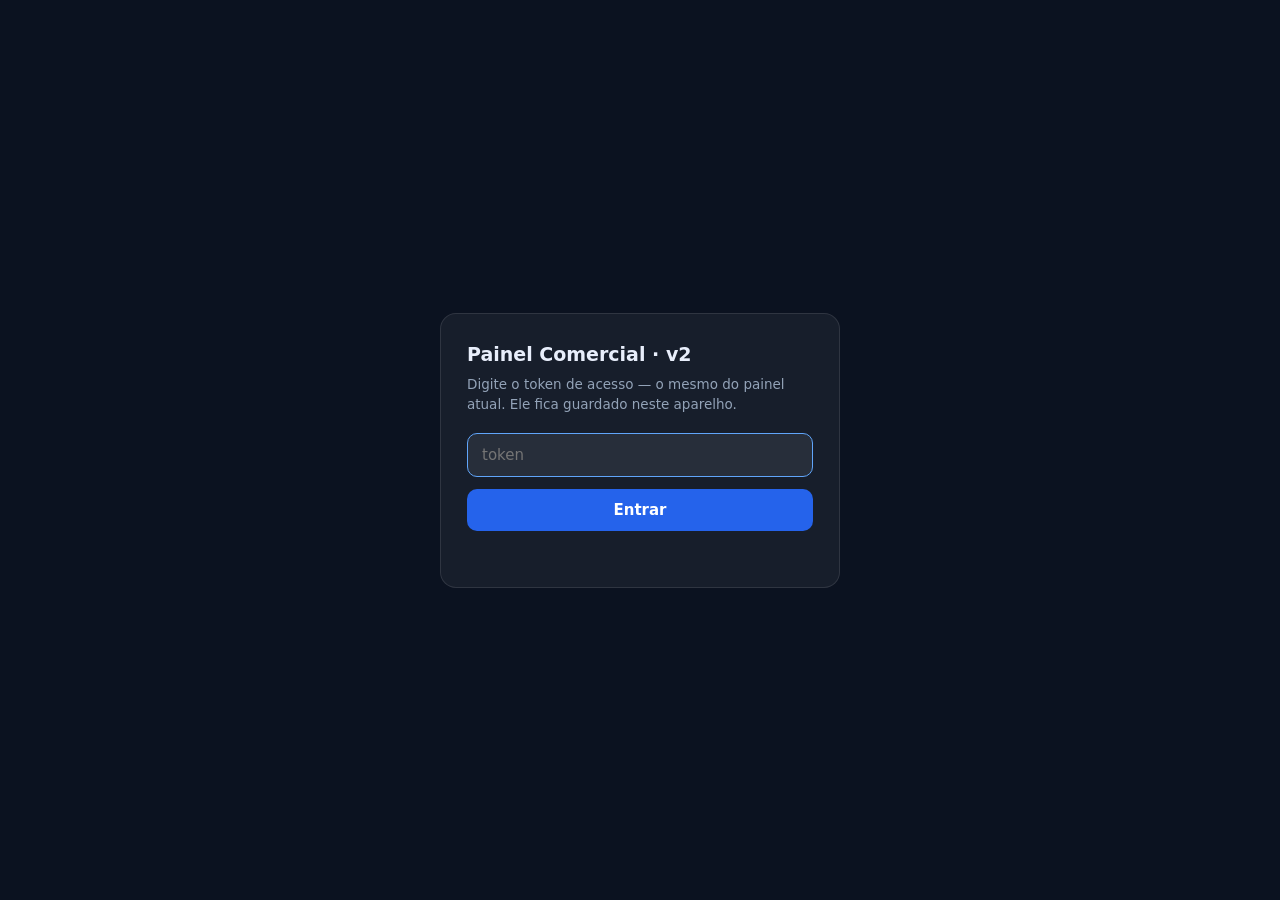
<file: docs/v2/index.html>
<!DOCTYPE html>
<html lang="pt-BR">
<head>
<meta charset="UTF-8">
<meta name="viewport" content="width=device-width, initial-scale=1.0">
<meta name="robots" content="noindex">
<title>Painel Comercial · v2 — Grupo Humanidade</title>
<!-- ============================================================futuro leitor
  PAINEL COMERCIAL v2 — layout novo, lado a lado com o atual (../index.html).
  NÃO substitui nada: mesmo Cofre, mesma porta, mesmo token (hub_token_gestao).
  Cache local próprio (painel_v2_cache) para não interferir no painel atual.

  De onde vem cada número:
   · PS: GET ?app=vendas&fn=dados  -> {vendas[], meses[], metas{}, atualizado_em}
         desconto em PONTOS PERCENTUAIS (5.26 = 5,26%)
   · EU: GET ?app=estrela&fn=dados -> {vendas[], estoque[], rotulos, atualizado_em}
         desconto em FRAÇÃO (0.0526 = 5,26%)
  Toda conta é feita AQUI, no navegador — a porta não mudou uma linha.
  Regras herdadas do painel atual: estoque "à venda" exclui a Fase 2 do Vale;
  ritmo = vendas 12m ÷ 12; cobertura = lotes à venda ÷ ritmo.
============================================================================ -->
<style>
  :root{
    color-scheme:dark;
    --bg:#0b1220; --card:#121b2e; --card2:#0e1626; --edge:rgba(255,255,255,.07);
    --ink:#eef2fa; --ink2:#9aa9c4; --muted:#64718c;
    --grid:#1e2940; --axis:#2a3752;
    --blue:#4A8FE0; --mag:#D55181; --gray:#48566e;
    --good:#0ca30c; --crit:#d03b3b;
    font-family:system-ui,-apple-system,"Segoe UI",sans-serif;
  }
  /* o tema segue a empresa aberta: PS = dourado da marca · EU = ciano */
  body.emp-ps{ --accent:#C08708; --chipbg:#CC900B; --chiptx:#1a1302; --warn:#ec835a; --warnbg:rgba(236,131,90,.12) }
  body.emp-eu{ --accent:#14A3BC; --chipbg:#14A3BC; --chiptx:#04222b; --warn:#fab219; --warnbg:rgba(250,178,25,.1) }
  *{box-sizing:border-box;margin:0;padding:0}
  body{background:var(--bg);color:var(--ink);font-size:14px;line-height:1.45}
  body.emp-ps{background-image:radial-gradient(1100px 500px at 85% -10%,rgba(204,144,11,.08),transparent 60%)}
  body.emp-eu{background-image:radial-gradient(1100px 500px at 85% -10%,rgba(20,163,188,.08),transparent 60%)}
  .wrap{max-width:1240px;margin:0 auto;padding:18px 22px 56px}

  header.top{display:flex;align-items:center;gap:14px;flex-wrap:wrap;margin-bottom:6px}
  .brand{display:flex;align-items:center;gap:11px}
  .brand .mark{width:38px;height:38px;border-radius:10px;background:#EA641B;display:grid;place-items:center;flex:none}
  .brand h1{font-size:17px;font-weight:650;letter-spacing:.01em}
  .brand h1 .v2{font-size:10px;font-weight:700;letter-spacing:.08em;vertical-align:3px;margin-left:6px;
     color:var(--ink2);border:1px solid var(--axis);border-radius:6px;padding:1px 6px}
  .brand .sub{font-size:12px;color:var(--ink2)}
  .toplinks{margin-left:auto;display:flex;gap:8px;align-items:center}
  .toplinks a{color:var(--muted);font-size:11.5px;text-decoration:none;border:1px solid var(--edge);
     border-radius:8px;padding:5px 10px;background:var(--card2)}
  .toplinks a:hover{color:var(--ink2)}

  .filters{display:flex;gap:8px;align-items:center;flex-wrap:wrap;margin:12px 0 18px}
  .seg{display:flex;background:var(--card2);border:1px solid var(--edge);border-radius:10px;padding:3px}
  .seg button{border:0;background:transparent;padding:6px 14px;border-radius:8px;font-size:12.5px;
     color:var(--ink2);cursor:pointer;font-family:inherit}
  .seg button[aria-selected="true"]{background:var(--chipbg);color:var(--chiptx);font-weight:650}
  select.chip{appearance:none;-webkit-appearance:none}
  .chip{padding:6px 13px;border:1px solid var(--edge);background:var(--card2);border-radius:10px;
     font-size:12.5px;color:var(--ink);font-family:inherit;cursor:pointer}
  .chip b{color:var(--ink);font-weight:600}
  .chip .lbl{color:var(--ink2)}
  #btRec{display:inline-flex;align-items:center;gap:7px}
  #btRec svg{transition:transform .3s}
  #btRec.girando svg{animation:gira 1s linear infinite}
  @keyframes gira{to{transform:rotate(360deg)}}

  .grid{display:grid;grid-template-columns:repeat(12,1fr);gap:14px}
  .card{background:linear-gradient(180deg,rgba(255,255,255,.022),rgba(255,255,255,0)),var(--card);
        border:1px solid var(--edge);border-radius:16px;padding:16px 18px;position:relative;min-width:0}
  .card h3{font-size:12px;font-weight:600;color:var(--ink2);letter-spacing:.06em;text-transform:uppercase;margin-bottom:2px}
  .card .why{font-size:11.5px;color:var(--muted);margin-bottom:10px}
  .card .why.rodape{margin:8px 0 0}
  .anuncio-falta{margin-top:6px;font-size:11.5px;line-height:1.5;color:var(--warn);background:var(--warnbg);
    border-radius:6px;padding:6px 8px}
  .anuncio-falta b{font-weight:700}
  .anuncio-detalhe{margin-top:6px;font-size:11.5px;line-height:1.6;color:var(--ink2)}
  .anuncio-detalhe b{color:var(--ink);font-weight:700}
  .anuncio-detalhe em{font-style:normal;color:var(--ink);font-weight:700}
  /* (26/09) o selo da migração lançada à mão no Cofre — discreto: contorno, sem cor de alerta */
  .mig-lista{margin-top:8px;font-size:11.5px;line-height:1.7;color:var(--ink2)}
  .selo-mao{display:inline-block;font-size:10px;font-weight:600;letter-spacing:.04em;color:var(--muted);
    border:1px solid var(--edge);border-radius:6px;padding:0 6px;margin-right:6px;vertical-align:1px}
  .s12{grid-column:span 12}.s8{grid-column:span 8}.s7{grid-column:span 7}.s6{grid-column:span 6}
  .s5{grid-column:span 5}.s4{grid-column:span 4}.s3{grid-column:span 3}
  @media(max-width:980px){.s8,.s7,.s6,.s5,.s4,.s3{grid-column:span 12}}
  .sect{grid-column:span 12;display:flex;align-items:center;gap:10px;margin-top:10px;flex-wrap:wrap}
  .sect h2{font-size:13px;font-weight:650;color:var(--ink)}
  .sect .ln{flex:1;height:1px;background:var(--grid);min-width:40px}
  .sect .tag{font-size:10.5px;color:var(--muted)}

  .tile .val{font-size:30px;font-weight:650;margin:2px 0 1px}
  .tile .val small{font-size:15px;color:var(--ink2);font-weight:500}
  /* aba Como o cliente paga (19/09/26): o grau de certeza embaixo do número, e
     o ponto colorido que liga tabela e barra — ali a cor é legenda, não enfeite */
  .tile .st{font-size:11.5px;color:var(--ink2)}
  /* OS NÚMEROS DA FAIXA NA MESMA ALTURA (21/09/26). Os três tiles de uma faixa
     têm "why" de 1, 2 e 4 linhas, e o número grande nascia numa altura
     diferente em cada um: quem compara valores percorre a linha com o olho, e
     a escadinha obriga a procurar cada número antes de lê-lo. Subgrid resolve
     sem número mágico e sem JS — os tiles passam a dividir as MESMAS faixas de
     linha do grid da página, então selo, título, texto e valor ficam alinhados
     venha o texto que vier, em qualquer largura. A classe é própria (e não
     `.tile`) porque `.tile` também veste cards de outras telas, com outra
     quantidade de linhas. Sem subgrid (Chrome < 117), cai no desenho de antes:
     desalinhado, nunca quebrado. */
  @supports (grid-template-rows: subgrid) {
    /* `align-content:start` é pelo card EXPANDIDO: ali ele vira position:fixed,
       deixa de ser item do grid, o subgrid cai para linhas automáticas — e sem
       isto elas esticam para encher os 900 px da tela, espalhando selo, texto e
       número de ponta a ponta. No card normal a regra não faz nada. */
    .grid > .card.tile-fila{display:grid;grid-template-rows:subgrid;grid-row:span 6;
      row-gap:0;align-content:start}
    /* item de grid estica por padrão, e o selo é uma pílula: sem isto o fundo
       dele atravessaria o cartão inteiro */
    .grid > .card.tile-fila > .selo{justify-self:start}
  }
  .certeza{font-size:11px;margin-top:4px}
  .c-fato{color:#2fbf4f}.c-quase{color:var(--ink2)}.c-prev{color:var(--warn)}
  .dot{display:inline-block;width:9px;height:9px;border-radius:3px;margin-right:6px;vertical-align:-1px}
  /* ABERTURA DA ABA — o MESMO tamanho e o mesmo respiro da Esteira e do Perfil
     do Cliente (19/09/26). As três telas abrem do mesmo jeito: sobrescrita em
     caixa alta, título, um parágrafo que diz de onde o número vem, e só então
     os cartões. Medidas iguais nos três arquivos, de propósito: tela de gestão
     que muda de régua a cada aba faz o leitor reaprender a ler. */
  .cpHead{grid-column:span 12;padding:18px 0 24px;border-bottom:1px solid var(--grid);margin-bottom:2px}
  .cpHead .eyebrow{font-size:10.5px;font-weight:700;letter-spacing:.10em;text-transform:uppercase;
    color:var(--accent);margin:0 0 12px}
  .cpHead .tit{font-size:clamp(26px,4.4vw,38px);font-weight:800;line-height:1.12;
    letter-spacing:-.01em;margin:0 0 14px;text-wrap:balance}
  .cpHead .deck{font-size:15px;line-height:1.6;color:var(--ink2);margin:0 0 18px}
  .cpHead .deck b{color:var(--ink);font-weight:700}
  .cpHead .escopo{font-size:12.5px;line-height:1.55;color:var(--muted);margin:0}
  .cpHead .seg{margin:0 0 16px;width:max-content;max-width:100%;flex-wrap:wrap}
  .cpHead .escopo b{color:var(--ink2);font-weight:700}
  /* o rodapé de notas ocupa a faixa inteira: sem isto ele cai numa coluna do
     grid de 12 e o texto sai quebrado letra a letra (visto em 19/09) */
  .notas{grid-column:span 12;background:var(--card2);border:1px solid var(--edge);
    border-radius:12px;padding:13px 15px;font-size:12px;color:var(--ink2);line-height:1.55}
  .notas b{color:var(--ink)}
  .notas p{margin:0 0 8px}
  .notas p:last-child{margin:0}
  /* barra de 100% dentro de card largo: o SVG do quebraCard tem 320 de viewBox
     e, esticado na faixa de 12 colunas, escala a fonte junto — o teto segura a
     proporção em que ele foi desenhado */
  .barra320{max-width:360px}   /* mesma escala das barras dos cards de 4 colunas */
  /* SELO DE RÉGUA (19/09/26). A tela mistura duas perguntas — o que o mês
     VENDEU e o dinheiro que ficou DISPONÍVEL nele — e quem lê pela primeira
     vez não tem como saber qual é qual. Agora cada caixa de número carrega o
     selo da régua a que pertence, e a seção diz o período. */
  .selo{display:inline-flex;align-items:center;gap:5px;font-size:9.5px;font-weight:700;
    letter-spacing:.08em;text-transform:uppercase;border-radius:6px;padding:3px 7px;
    margin:0 0 8px}
  .selo.venda{color:var(--accent);background:rgba(192,135,8,.14)}
  .selo.caixa{color:var(--blue);background:rgba(74,143,224,.14)}
  /* ALCANCE (20/09/26): régua responde "do que este número fala"; alcance
     responde "de quando". Sem o segundo, o leitor supõe que tudo obedece ao
     seletor de período — e metade da tela não obedece, de propósito. */
  .selo.serie{color:var(--ink2);background:rgba(255,255,255,.06)}
  .selo.futuro{color:var(--mag);background:rgba(213,81,129,.14)}
  .cpHead .ajuda{font-size:11.5px;color:var(--muted);margin:-8px 0 16px}
  .cpHead .ajuda b{color:var(--ink2);font-weight:700}
  .sect .tot{font-size:11.5px;color:var(--ink2);font-variant-numeric:tabular-nums}
  .sect .tot b{color:var(--ink);font-weight:700}
  .delta{font-size:12px;font-weight:600}
  .delta.up{color:#2fbf4f}.delta.down{color:#e46a6a}.delta.flat{color:var(--ink2)}
  .delta .vs{color:var(--muted);font-weight:400}
  .hero .val{font-size:48px;letter-spacing:-.01em}
  /* vendas do dia, dentro do KPI do mês — quem vendeu hoje, com nome.
     Fica no rodapé do card do mês de propósito: o número grande é o mês; o
     dia é a leitura de quem está em campo agora. Só no mês corrente. */
  .hoje{margin-top:12px;padding-top:10px;border-top:1px solid var(--edge)}
  .hoje .lb{font-size:10.5px;letter-spacing:.06em;text-transform:uppercase;color:var(--muted)}
  .hoje .n{font-size:20px;font-weight:650;margin:1px 0 2px}
  .hoje .n small{font-size:12.5px;color:var(--ink2);font-weight:500}
  .hoje .nomes{font-size:12px;color:var(--ink2);line-height:1.5}
  /* quinzenas: 1ª | 2ª, no rodapé do KPI do mês */
  .quinz .qz{display:grid;grid-template-columns:84px 1fr auto;gap:8px;align-items:center;margin-top:7px;font-size:11.5px}
  .quinz .rot{color:var(--muted);line-height:1.2} .quinz .rot small{display:block;font-size:10px;color:var(--muted);opacity:.8}
  .quinz .bar{display:flex;height:8px;border-radius:4px;overflow:hidden;background:#1c2740}
  .quinz .bar span{display:block;background:var(--accent)} .quinz .bar span.b{background:var(--accent);opacity:.45}
  .quinz .num{color:var(--ink2);white-space:nowrap} .quinz .num b{color:var(--ink)} .quinz .num i{color:var(--muted);font-style:normal;margin:0 3px}
  .gauge-pct{fill:var(--ink);font-size:21px;font-weight:650}
  .hoje .nomes b{color:var(--ink);font-weight:600}
  .hoje .vazio{padding:3px 0 0;font-size:12px}
  .vazio{color:var(--muted);font-size:12.5px;padding:14px 0}

  svg{display:block}
  svg text{font-family:system-ui,-apple-system,"Segoe UI",sans-serif}
  .axis-t{fill:var(--muted);font-size:10.5px}
  .lab-t{fill:var(--ink2);font-size:11px}
  .val-t{fill:var(--ink);font-size:11.5px;font-weight:600}
  .legend{display:flex;gap:14px;flex-wrap:wrap;font-size:11.5px;color:var(--ink2);margin-top:8px}
  /* controles do termômetro, dentro do card */
  .termobar{display:flex;flex-wrap:wrap;gap:7px;align-items:center;margin-bottom:10px}
  .termobar .seg{padding:2px}
  .termobar .seg button{padding:4px 11px;font-size:11.5px}
  .chk{display:inline-flex;align-items:center;gap:6px;font-size:11.5px;color:var(--ink2);cursor:pointer;
        background:var(--card2);border:1px solid var(--edge);border-radius:9px;padding:5px 10px}
  .chk input{accent-color:var(--accent);margin:0}

  /* ---------- expandir gráfico ----------
     Um botão por card que tenha gráfico. Abrir NAO move nada de lugar: o SVG
     ja e width:100%, entao basta o card ocupar a tela que o desenho cresce
     junto — e tooltip e crosshair seguem ligados, porque nenhum no saiu do
     DOM. Clonar o SVG teria perdido os listeners; mover, teria quebrado a
     volta. z-index 65 e deliberado: acima do selo (60) e ABAIXO do tooltip
     (70), senao a dica sumiria atras do proprio grafico expandido. */
  /* copiar como imagem (18/09): mora na mesma barrinha (.btacoes) que o
     expandir, mas vale para TODO card do grid, com gráfico ou não. A barrinha
     fica de fora da foto (filtro em copiarCard). */
  .btacoes{position:absolute;top:9px;right:10px;z-index:2;display:flex;gap:5px}
  .btexp,.btcopia{display:inline-flex;align-items:center;
        gap:5px;background:var(--card2);border:1px solid var(--edge);color:var(--ink2);
        border-radius:8px;padding:4px 8px;font:inherit;font-size:11px;line-height:1.35;cursor:pointer;
        opacity:.5;transition:opacity .15s}
  .btcopia{padding:4px 6px}
  .card:hover .btacoes button,.btacoes button:hover,.btacoes button:focus-visible{opacity:1}
  .btacoes svg{width:11px;height:11px;stroke:currentColor;fill:none;stroke-width:2.2;
        stroke-linecap:round;stroke-linejoin:round}
  .btcopia.ok{color:var(--good);opacity:1}
  .btcopia.erro{color:var(--crit);opacity:1}
  .btcopia[disabled]{cursor:progress}
  .card.expandido{position:fixed;inset:0;z-index:65;margin:0;border-radius:0;border:0;
        overflow:auto;padding:52px 20px 28px;background:var(--bg)}
  .card.expandido .btacoes{position:fixed;top:14px;right:16px}
  .card.expandido .btacoes button{opacity:1}
  body.expandindo{overflow:hidden}
  @media(max-width:640px){
    .btacoes{top:7px;right:8px}
    .btexp,.btcopia{padding:4px 7px}
    .btacoes .rot{display:none}
    .card.expandido{padding:48px 12px 24px}
  }
  .legend i{width:9px;height:9px;border-radius:3px;display:inline-block;margin-right:5px;vertical-align:-1px}

  .statuschip{display:inline-flex;align-items:center;gap:6px;font-size:11.5px;font-weight:600;border-radius:8px;padding:4px 10px}
  .statuschip.warn{color:var(--warn);background:var(--warnbg)}
  .statuschip.good{color:#2fbf4f;background:rgba(12,163,12,.12)}
  .statuschip.crit{color:#e46a6a;background:rgba(208,59,59,.12)}

  /* ---------- meta em blocos ----------
     Faixa horizontal de checkpoints. `flex:1 1 150px` faz os 3 decêndios
     ocuparem a largura toda e as 5 semanas quebrarem sozinhas no celular. */
  .blocos{display:flex;gap:10px;flex-wrap:wrap}
  .bloco{flex:1 1 150px;background:var(--card2);border:1px solid var(--edge);border-radius:12px;padding:11px 12px}
  .bloco.curso{border-color:var(--accent)}
  .bloco.futuro{opacity:.62}
  /* "AINDA VEM" NÃO É CAIXA DO PERÍODO (21/09/26). Os três blocos lado a lado,
     com o mesmo fundo e a mesma borda, são lidos como parcelas de uma soma — e
     o terceiro é futuro: ele não entrou, vai entrar. O tracejado e o selo
     dizem isso antes de qualquer texto ser lido. */
  .bloco.adiante{border:1px dashed var(--axis);background:var(--card2);position:relative}
  .bloco.adiante .selo{position:absolute;top:8px;right:9px;margin:0}
  .bloco .per{font-size:10.5px;color:var(--muted);text-transform:uppercase;letter-spacing:.06em}
  .bloco .n{font-size:24px;font-weight:650;margin:3px 0 1px;font-variant-numeric:tabular-nums}
  .bloco .n small{font-size:13px;color:var(--ink2);font-weight:500}
  .bloco .bar{height:6px;border-radius:4px;background:var(--grid);overflow:hidden;margin:7px 0 6px}
  .bloco .bar i{display:block;height:100%;background:var(--accent);border-radius:4px}
  .bloco .bar i.ok{background:#2fbf4f}
  .bloco .bar i.ruim{background:#e46a6a}
  .bloco .st{font-size:11px;color:var(--ink2)}

  table.placar{width:100%;border-collapse:collapse;font-size:12.5px}
  table.placar td,table.placar th{padding:7px 8px;text-align:left}
  table.placar th{font-size:10.5px;color:var(--muted);text-transform:uppercase;letter-spacing:.06em;
     font-weight:600;border-bottom:1px solid var(--grid)}
  table.placar td.num{text-align:right;font-variant-numeric:tabular-nums}
  table.placar tr+tr td{border-top:1px solid rgba(255,255,255,.04)}

  .lock{opacity:.95}
  .lock .body{filter:saturate(.4) brightness(.85);opacity:.6;pointer-events:none}
  .lockchip{display:inline-flex;align-items:center;gap:6px;font-size:10.5px;font-weight:600;color:var(--ink2);
     background:var(--card2);border:1px dashed var(--axis);border-radius:7px;padding:3px 9px}
  .need{font-size:11px;color:var(--warn);margin-top:9px}

  .tip{position:fixed;pointer-events:none;background:#060b16;border:1px solid var(--axis);border-radius:9px;
       padding:7px 11px;font-size:12px;color:var(--ink);opacity:0;transition:opacity .12s;z-index:70;
       box-shadow:0 6px 20px rgba(0,0,0,.5);max-width:260px}
  .tip span{color:var(--ink2)}

  body.emp-ps #viewEU{display:none}
  body.emp-eu #viewPS{display:none}
  body.emp-eu .so-ps{display:none}
  body.emp-ps .so-eu{display:none}

  /* ---- portão e carga (mesmo desenho do painel atual) ---- */
  #gate{position:fixed;inset:0;z-index:9999;background:#0b1220;display:flex;align-items:center;
        justify-content:center;padding:24px;font:16px/1.5 system-ui,-apple-system,"Segoe UI",sans-serif}
  #gate .box{width:100%;max-width:400px;background:rgba(255,255,255,.05);
        border:1px solid rgba(255,255,255,.1);border-radius:16px;padding:26px}
  #gate h2{color:#e8eefb;font-size:19px;margin:0 0 6px;font-weight:650}
  #gate p{color:#93a3b8;font-size:13.5px;margin:0 0 18px;line-height:1.5}
  #gate input{width:100%;background:rgba(255,255,255,.07);color:#e8eefb;border:1px solid rgba(255,255,255,.14);
        border-radius:10px;padding:12px 14px;font-size:15px;outline:none;font-family:inherit}
  #gate input:focus{border-color:#60a5fa}
  #gate button{width:100%;margin-top:12px;background:#2563eb;color:#fff;border:0;border-radius:10px;
        padding:12px;font-size:15px;font-weight:650;cursor:pointer;font-family:inherit}
  #gate button:disabled{opacity:.5;cursor:default}
  #gate .err{color:#f87171;font-size:13px;margin-top:12px;min-height:18px;line-height:1.45}
  #carga{position:fixed;inset:0;z-index:9998;background:#0b1220;display:flex;flex-direction:column;
        align-items:center;justify-content:center;gap:22px;transition:opacity .3s;color:#93a3b8;
        font:15px system-ui,-apple-system,"Segoe UI",sans-serif}
  /* ---------- a bola ----------
     Mesma bola do arranque do painel atual (docs/index.html), trazida daqui
     por copia literal: os tempos sao calibrados entre si e reescrever de
     memoria e onde a animacao perde o passo. 56px de diametro dao 176px de
     circunferencia, e o percurso de ida e exatamente 176px — ela rola de
     verdade, nao patina. Mexeu no tamanho? recalcule o translateX. */
  .pista{position:relative;width:200px;height:112px}
  .pista .chao{position:absolute;left:50%;bottom:-6px;width:70px;height:8px;margin-left:-35px;
        border-radius:50%;background:rgba(255,255,255,.13);filter:blur(3px);
        animation:carga-sombra 1.1s linear infinite}
  .pista .roda{position:absolute;left:50%;bottom:0;width:56px;height:56px;margin-left:-28px;
        animation:carga-rolar 2.2s ease-in-out infinite alternate}
  .pista .salta{width:100%;height:100%;animation:carga-pular .55s ease-out infinite alternate}
  .pista .amassa{width:100%;height:100%;transform-origin:50% 100%;
        animation:carga-amassar 1.1s linear infinite}
  .pista .bola{display:block;width:100%;height:100%;color:#fff;
        animation:carga-girar 2.2s ease-in-out infinite alternate}
  .pista .bola svg{display:block;width:100%;height:100%}
  /* 56px de diametro dao 176px de circunferencia — o percurso de ida (176px)
     e exatamente uma volta, entao ela rola de verdade, nao patina. */
  @keyframes carga-rolar  {from{transform:translateX(-88px)} to{transform:translateX(88px)}}
  @keyframes carga-girar  {from{transform:rotate(-360deg)}   to{transform:rotate(360deg)}}
  @keyframes carga-pular  {from{transform:translateY(0)}     to{transform:translateY(-46px)}}
  @keyframes carga-amassar{0%,100%{transform:scale(1.10,.88)} 14%,86%{transform:scale(1,1)}}
  @keyframes carga-sombra {0%,100%{opacity:.9;transform:scaleX(1)} 50%{opacity:.35;transform:scaleX(.62)}}
  @media(max-width:480px){
    .pista{width:170px;height:96px}
    .pista .roda{width:46px;height:46px;margin-left:-23px}
    @keyframes carga-rolar{from{transform:translateX(-72px)} to{transform:translateX(72px)}}}
  @media(prefers-reduced-motion:reduce){
    .pista .roda,.pista .salta,.pista .amassa,.pista .bola,.pista .chao{animation:none}
    .pista .bola{opacity:.85}}
  #selo{position:fixed;left:0;right:0;bottom:0;z-index:60;background:rgba(11,18,32,.94);
        border-top:1px solid rgba(255,255,255,.09);color:#7d8ea6;
        font:11.5px/1.5 system-ui,-apple-system,"Segoe UI",sans-serif;
        padding:7px 14px;text-align:center;backdrop-filter:blur(8px)}
  #selo b{color:#a9b8cc;font-weight:600}
  #selo.velho{background:rgba(69,26,3,.96);color:#fbbf24;border-top-color:rgba(245,158,11,.4)}
  #selo.velho b{color:#fcd34d}
  body.tem-selo{padding-bottom:34px}

  /* ---------- embutido como aba do painel atual ----------
     Cabecalho e seletor de empresa ja existem na pagina de fora; repetir os
     dois aqui dentro seria moldura dentro de moldura. Desde 29/08 o mes tambem
     mora la fora (chips abaixo das abas, que chegam por postMessage v2:mes) e
     o Atualizar sempre morou — a fila de filtros inteira ficou sem funcao no
     modo embutido, e some. Fora da moldura ela continua igual. */
  body.embutido header.top{display:none}
  body.embutido .filters{display:none}
  body.embutido .wrap{padding-top:10px}
  /* O carimbo deixa de ser barra fixa e vira linha discreta no fim do conteúdo:
     position:fixed dentro de moldura ancora na viewport da moldura, não na da
     página — a barra ficava no lugar errado ou fora de vista. */
  body.embutido #selo{position:static;background:none;border-top:0;backdrop-filter:none;
        text-align:right;padding:10px 16px 2px;font-size:11px;opacity:.72}
  body.embutido.tem-selo{padding-bottom:0}

  /* ---------- graficos largos no celular ----------
     Cada grafico tem a largura da prancheta cravada no codigo (720, 680,
     470, 430) e o SVG sai com width:100%. Num telefone de 375px a prancheta
     de 720 e comprimida para ~293px — escala 0,41 — e o texto vai junto: os
     rotulos da curva do mes chegam a 4,3px, que ninguem le. Aqui o grafico
     para de encolher e passa a deslizar dentro do proprio card. Mesma saida
     que o painel atual da a tabela de estoque (#tEst{min-width:760px}).
     Quem embrulha e o JS (rolarLargos), que so mexe em prancheta > 340. */
  .rolax{overflow-x:auto;overflow-y:hidden;-webkit-overflow-scrolling:touch}
  @media(max-width:640px){
    .rolax>svg{min-width:var(--wnat)}
    .rolax{margin-inline:-2px;padding-bottom:2px}
  }
</style>
</head>
<body class="emp-eu">
<div class="tip" id="tip"></div>
<div id="carga">
    <div class="pista"><div class="chao"></div>
      <div class="roda"><div class="salta"><div class="amassa">
        <span class="bola"><svg viewBox="0 0 512.000000 512.000000" xmlns="http://www.w3.org/2000/svg" aria-hidden="true"><g transform="translate(0.000000,512.000000) scale(0.333333,-0.333333)" fill="currentColor"><path d="M749 1317 c-354 -18 -600 -388 -481 -726 128 -365 590 -486 878 -230 389 348 126 981 -397 956z m127 -69 c87 -19 93 -25 68 -82 -7 -17 -24 -55 -37 -86 -14 -31 -33 -74 -43 -97 -21 -49 -41 -94 -70 -161 -27 -62 -38 -72 -75 -65 -24 5 -24 18 1 51 103 137 44 313 -119 357 -53 14 -57 30 -14 50 81 38 202 52 289 33z m179 -74 c29 -15 104 -86 108 -103 6 -23 13 -17 -168 -151 -88 -66 -96 -70 -104 -56 -7 13 0 29 107 272 21 46 29 52 57 38z m-462 -68 c104 -33 147 -153 89 -245 -78 -122 -266 -90 -299 51 -29 123 89 232 210 194z m621 -121 c22 -15 55 -129 55 -191 0 -39 12 -36 -179 -36 -232 0 -233 -17 12 164 96 72 98 73 112 63z m-884 -130 c3 -2 13 -13 21 -25 8 -12 20 -28 26 -36 19 -28 12 -36 -33 -36 -29 0 -30 0 -37 8 -13 16 -6 79 10 89 7 4 6 4 13 0z m371 -161 c27 -1 32 -2 39 -8 15 -13 13 -15 -117 -144 -133 -133 -134 -134 -147 -134 -55 0 -191 236 -158 276 7 10 178 14 383 10z m545 -5 c44 -29 -94 -281 -153 -281 -14 0 -24 9 -149 134 -150 151 -150 150 -56 152 161 2 351 0 358 -5z m-446 -98 c13 -4 214 -201 222 -217 7 -18 0 -26 -36 -44 -123 -59 -276 -59 -403 0 -58 27 -60 23 67 151 118 118 119 118 150 110z"/></g></svg></span>
      </div></div></div>
    </div>
  <div id="cargaPasso">Aquecendo…</div>
</div>

<div class="wrap">
  <header class="top">
    <div class="brand">
      <div class="mark">
        <svg width="22" height="22" viewBox="0 0 24 24" fill="none">
          <circle cx="12" cy="12" r="4.2" fill="#fff"/>
          <g stroke="#fff" stroke-width="2" stroke-linecap="round">
            <path d="M12 2.5v3"/><path d="M12 18.5v3"/><path d="M2.5 12h3"/><path d="M18.5 12h3"/>
            <path d="M5.2 5.2l2.1 2.1"/><path d="M16.7 16.7l2.1 2.1"/><path d="M18.8 5.2l-2.1 2.1"/><path d="M7.3 16.7l-2.1 2.1"/>
          </g>
        </svg>
      </div>
      <div><h1>Painel Comercial<span class="v2">V2 · EM VALIDAÇÃO</span></h1>
        <div class="sub">Grupo Humanidade</div></div>
    </div>
    <div class="toplinks"><a href="../">painel atual ↗</a></div>
  </header>

  <div class="filters">
    <div class="seg" role="tablist">
      <button id="empPS" aria-selected="false">Parque da Saudade</button>
      <button id="empEU" aria-selected="true">Estrela Urbanidade</button>
    </div>
    <select id="selMes" class="chip so-ps" title="Mês"></select>
    <span class="chip so-eu" id="chipJanela"><span class="lbl">Janela:</span> <b>últimos 12 meses</b></span>
    <button id="btRec" class="chip" title="Importa da fonte e redesenha">
      <svg width="12" height="12" viewBox="0 0 24 24" fill="none" stroke="currentColor" stroke-width="2.4" stroke-linecap="round">
        <path d="M20 11a8 8 0 1 0-2.34 5.66"/><path d="M20 4v7h-7"/></svg>
      <span class="rot">Atualizar</span>
    </button>
  </div>

  <!-- ============================ PARQUE ============================ -->
  <section id="viewPS"><div class="grid" id="gridPS"></div></section>

  <!-- ============================ ESTRELA =========================== -->
  <section id="viewEU"><div class="grid" id="gridEU"></div></section>
</div>

<script>
/* ================================================================== util */
var $ = function (s, r) { return (r || document).querySelector(s); };
function el(html) { var d = document.createElement('div'); d.innerHTML = html.trim(); return d.firstChild; }
function esc(s) { return String(s == null ? '' : s).replace(/[<>&"]/g, function (c) { return ({'<':'&lt;','>':'&gt;','&':'&amp;','"':'&quot;'})[c]; }); }

var fN = function (x, d) { return Number(x || 0).toLocaleString('pt-BR', { maximumFractionDigits: d == null ? 0 : d, minimumFractionDigits: d == null ? 0 : d }); };
function fBRL(x) {
  x = Number(x || 0);
  if (Math.abs(x) >= 995e3) return 'R$ ' + fN(x / 1e6, 1) + ' mi';
  if (Math.abs(x) >= 1e3) return 'R$ ' + fN(x / 1e3, 0) + ' mil';
  return 'R$ ' + fN(x, 0);
}
function fPct(x, d) { return fN(x, d == null ? 1 : d) + '%'; }

var MES_ABREV = ['jan','fev','mar','abr','mai','jun','jul','ago','set','out','nov','dez'];

/* Termômetro: onde a série de referência começa. Jan–mar/26 é gestão
   anterior — 18 vendas em três meses — e contamina qualquer mediana.
   Daqui para a frente a lista se monta sozinha a cada mês que fecha. */
var TERMO_INICIO = 202604;
var TERMO = { medida: 'n', meses: true, proj: true, tabela: false };
function ymLabel(ym) { var a = Math.floor(ym / 100), m = ym % 100; return MES_ABREV[m - 1] + '/' + String(a).slice(2); }
function ymShift(ym, n) { var a = Math.floor(ym / 100), m = ym % 100 - 1 + n; return (a + Math.floor(m / 12)) * 100 + (((m % 12) + 12) % 12) + 1; }
function diasNoMes(ym) { return new Date(Math.floor(ym / 100), ym % 100, 0).getDate(); }

/* Blocos da meta: o mês partido em checkpoints. 'd10' = decêndios (3 blocos
   num mês de 30), 'sem' = semanas corridas a partir do dia 1. */
var BLOCOS = { modo: 'sem' };                 // semana é o padrão (pedido do Ricardo, 08/09)
/* Faixas de um mês de `nDias` em blocos de `tam` dias. O rabo do mês entra no
   bloco anterior em vez de virar bloco próprio (ver "meta em blocos"). Usado
   pelo card da meta E pelo heatmap "Quando o Parque vende" — uma régua só. */
function faixasBlocos(nDias, tam) {
  var out = [], ini = 1, f;
  while (ini <= nDias) { f = Math.min(ini + tam - 1, nDias); out.push({ a: ini, b: f }); ini = f + 1; }
  if (out.length > 1) {
    var ult = out[out.length - 1];
    if (ult.b - ult.a + 1 < tam / 2) { out[out.length - 2].b = ult.b; out.pop(); }
  }
  return out;
}

/* ---- séries acumuladas: o termômetro e a projeção liam a MESMA coisa por
   dois caminhos diferentes, e foi assim que 90 e 70 acabaram na mesma tela
   sem ninguém conseguir dizer por quê. Agora as duas contas saem daqui. ---- */

/* acumulado dia a dia de um mês, sempre com 31 posições: mês de 30 repete o
   dia 30 na posição 31, senão a faixa despencaria no último dia por motivo
   de calendário, não de venda. `vale` diz o que somar — 1 por venda (contagem)
   ou o valor dela. */
function acumMes(V, ymX, vale) {
  var pd = {}, nd = diasNoMes(ymX), out = [], acc = 0, d, i;
  for (i = 0; i < V.length; i++) {
    if (V[i].ym !== ymX) continue;
    d = Number(String(V[i].data).slice(8, 10));
    if (d >= 1 && d <= 31) pd[d] = (pd[d] || 0) + vale(V[i]);
  }
  for (d = 1; d <= nd; d++) { acc += (pd[d] || 0); out.push(acc); }
  while (out.length < 31) out.push(out[out.length - 1]);
  return out;
}
function umaVenda() { return 1; }

/* meses de referência: completos, desde TERMO_INICIO, anteriores ao exibido.
   A lista se monta sozinha a cada mês que fecha. */
function mesesRef(V, ym) {
  var ys = [], i;
  for (i = 0; i < V.length; i++)
    if (V[i].ym >= TERMO_INICIO && V[i].ym < ym && ys.indexOf(V[i].ym) < 0) ys.push(V[i].ym);
  return ys.sort(function (a, b) { return a - b; });
}

function medianaDe(a) {
  if (!a.length) return 0;
  var s = a.slice().sort(function (x, y) { return x - y; }), m = s.length >> 1;
  return s.length % 2 ? s[m] : (s[m - 1] + s[m]) / 2;
}

/* perfil: fração do total do mês já feita até cada dia, na mediana dos meses
   de referência — "no dia 15 costuma-se ter 42% do mês feito". É o que diz
   quanto do mês o dia de hoje já decidiu, e portanto quanta fé a projeção
   merece. */
function perfilMediano(acums) {
  var out = [], p;
  for (p = 0; p < 31; p++) out.push(medianaDe(acums.map(function (a) {
    var t = a[30]; return t > 0 ? a[p] / t : 0;
  })));
  return out;
}

/* tooltips compartilhados */
var tip = $('#tip');
function bindTips(root) {
  root.querySelectorAll('[data-tip]').forEach(function (n) {
    n.addEventListener('mousemove', function (e) {
      tip.innerHTML = n.dataset.tip; tip.style.opacity = 1;
      tip.style.left = Math.min(e.clientX + 14, innerWidth - 250) + 'px';
      tip.style.top = (e.clientY + 14) + 'px';
    });
    n.addEventListener('mouseleave', function () { tip.style.opacity = 0; });
  });
}

/* SVG helpers */
function S(w, h) { var s = document.createElementNS('http://www.w3.org/2000/svg', 'svg'); s.setAttribute('viewBox', '0 0 ' + w + ' ' + h); s.setAttribute('width', '100%'); return s; }
function N(t, a, p) { var n = document.createElementNS('http://www.w3.org/2000/svg', t); for (var k in a) n.setAttribute(k, a[k]); if (p) p.appendChild(n); return n; }
function T(x, y, s, c, an, p) { var t = N('text', { x: x, y: y, 'class': c, 'text-anchor': an || 'start' }, p); t.textContent = s; return t; }

function CORES() {
  var ps = document.body.classList.contains('emp-ps');
  var cs = getComputedStyle(document.body);
  return {
    accent: cs.getPropertyValue('--accent').trim(),
    blue: cs.getPropertyValue('--blue').trim(), mag: cs.getPropertyValue('--mag').trim(),
    gray: cs.getPropertyValue('--gray').trim(), grid: cs.getPropertyValue('--grid').trim(),
    axis: cs.getPropertyValue('--axis').trim(), card: '#121b2e',
    ink2: cs.getPropertyValue('--ink2').trim(), muted: cs.getPropertyValue('--muted').trim(),
    warn: cs.getPropertyValue('--warn').trim(), good: '#0ca30c', crit: '#d03b3b',
    // ramps ordinais/sequenciais na família da empresa
    ramp: ps ? ['#e3b13e', '#c08708', '#8f6405', '#5f4304'] : ['#5fc8da', '#14a3bc', '#0d7183', '#084c59'],
    heat: ps ? ['#182238', '#3d2e0c', '#6b4e08', '#997006', '#c08708'] : ['#182238', '#0c333c', '#0d5361', '#0f7d92', '#14a3bc']
  };
}

/* soma / agrupa */
function soma(arr, f) { var t = 0; arr.forEach(function (x) { t += (f ? (f(x) || 0) : (x || 0)); }); return t; }
function grupo(arr, f) { var m = {}; arr.forEach(function (x) { var k = f(x); (m[k] = m[k] || []).push(x); }); return m; }

/* barra 100% empilhada + legenda com contagens — o desenho padrão das quebras */
function quebraCard(cont, itens, tot, unidade, paleta) {
  var C = CORES();
  /* pares validados p/ daltonismo: PS = dourado+azul+magenta · EU = ciano+magenta+azul */
  var ps = document.body.classList.contains('emp-ps');
  /* `paleta` (19/09/26) é opcional e existe para quando a cor CARREGA
     significado que a ordem não carrega: a natureza do recebimento (à vista ·
     cartão · carnê) e a rampa do prazo, na aba Como o cliente paga. Sem ela,
     nada muda para quem já chamava com quatro argumentos. */
  var cores = paleta && paleta.length ? paleta
            : (ps ? [C.accent, C.blue, C.mag, C.gray] : [C.accent, C.mag, C.blue, C.gray]);
  var w = 320, h = 34 + itens.length * 24, svg = S(w, h);
  var x = 0;
  itens.forEach(function (o, i) {
    var bw = tot ? (o.v / tot) * (w - 4) : 0;
    var r = N('rect', { x: x, y: 6, width: Math.max(bw - 2, 2), height: 20, rx: 4, fill: cores[Math.min(i, cores.length - 1)] }, svg);
    r.dataset.tip = '<b>' + esc(o.n) + ': ' + fN(o.v) + ' ' + unidade + '</b><br><span>' + fPct(tot ? o.v / tot * 100 : 0, 0) + '</span>';
    x += bw;
  });
  itens.forEach(function (o, i) {
    var yy = 52 + i * 24;
    N('rect', { x: 0, y: yy - 8, width: 9, height: 9, rx: 3, fill: cores[Math.min(i, cores.length - 1)] }, svg);
    T(16, yy, o.n, 'lab-t', 'start', svg);
    T(w - 40, yy, fN(o.v), 'val-t', 'end', svg);
    T(w, yy, fPct(tot ? o.v / tot * 100 : 0, 0), 'axis-t', 'end', svg);
  });
  cont.appendChild(svg); bindTips(svg);
}

/* top-N + Outros a partir de um grupo {chave:[itens]} */
function topN(m, n, peso) {
  var itens = Object.keys(m).map(function (k) { return { n: k, v: peso ? soma(m[k], peso) : m[k].length }; });
  itens.sort(function (a, b) { return b.v - a.v; });
  if (itens.length > n) {
    var resto = itens.slice(n - 1);
    itens = itens.slice(0, n - 1);
    itens.push({ n: 'Outros', v: soma(resto, function (x) { return x.v; }) });
  }
  return itens;
}

/* QUAL VISTA ESTA PAGINA DESENHA (19/09/2026).
   A mesma página serve duas abas do Painel: o Executivo (padrão) e a Receita
   Contratada (`?vista=receita`), que mostra só "Como o cliente paga". Uma
   página, dois recortes — os helpers de gráfico, as cores e o dado do Cofre
   são os mesmos, e nada foi duplicado para a aba nova. */
var VISTA = (function () {
  try { return new URLSearchParams(location.search).get('vista') || ''; }
  catch (e) { return ''; }
})();

/* ============================================================ PS: render */
window.__renderPS = function (dados, ymSel) {
  var C = CORES();
  /* A vista "receita" sai aqui, antes de tudo: a tela do Executivo inteira
     custaria uma montagem que ninguém veria. O mês continua vindo dos chips
     do pai, porque o momento da venda, o mix, o prazo e o vendedor seguem o
     mês — o recebimento e o programado é que não seguem. */
  if (VISTA === 'receita') {
    var gR = $('#gridPS'); gR.innerHTML = '';
    var mesesR = (dados && dados.meses) || [];
    var ymR = ymSel || (mesesR.length ? mesesR[0].ym : null);
    if (!dados || !dados.como_paga) {
      gR.appendChild(el('<div class="card s12"><h3>Receita contratada</h3><div class="vazio">' +
        'Os dados do Facilita ainda não chegaram para esta tela.</div></div>'));
      return;
    }
    secaoComoPaga(gR, dados, ymR);
    bindTips(gR);
    return;
  }
  var g = $('#gridPS'); g.innerHTML = '';
  if (!dados || !dados.vendas || !dados.vendas.length) {
    g.appendChild(el('<div class="card s12"><h3>Parque da Saudade</h3><div class="vazio">' +
      esc((dados && dados.erro) || 'A rota do Parque não devolveu vendas.') + '</div></div>'));
    return;
  }
  var V = dados.vendas;
  var meses = dados.meses || [];
  var ym = ymSel || (meses.length ? meses[0].ym : null);
  var am = String(Math.floor(ym / 100)) + '-' + ('0' + (ym % 100)).slice(-2);
  var meta = (dados.metas && dados.metas[am]) || { oficial: null, desafio: null, vendedor: {} };
  var metaOf = meta.oficial;

  var doMes = V.filter(function (v) { return v.ym === ym; });
  var ymAnt = meses.length > 1 ? (meses[meses.findIndex(function (m) { return m.ym === ym; }) + 1] || {}).ym : null;
  var doAnt = ymAnt ? V.filter(function (v) { return v.ym === ymAnt; }) : [];

  /* o "hoje" da conta é a data da última venda registrada OU o dia real,
     o que for maior — mês fechado projeta nada */
  var hoje = new Date();
  var ymHoje = hoje.getFullYear() * 100 + (hoje.getMonth() + 1);
  var nDias = diasNoMes(ym);
  var mesCorrente = (ym === ymHoje);
  var diaRef = mesCorrente ? hoje.getDate() : nDias;
  var redesenharHeat = null;                            // preenchido pelo heatmap, chamado pelo botão dos blocos

  var porDia = {}; doMes.forEach(function (v) { var d = Number(String(v.data).slice(8, 10)); porDia[d] = (porDia[d] || 0) + 1; });
  var acum = [], t = 0;
  for (var d = 1; d <= nDias; d++) { t += (porDia[d] || 0); acum.push(t); }
  var total = doMes.length;

  var vgvMes = soma(doMes, function (v) { return v.venda; });

  /* ===== A BASE DO TICKET MÉDIO E DO DESCONTO NÃO É O MÊS INTEIRO (11/09/26)
     Pedido do Ricardo, e a medição deu razão a ele antes de uma linha ser
     escrita. Duas coisas entravam na conta e não são preço negociado:

     · TEMPORÁRIO. Ele sai por 20% da tabela — 80% de "desconto" que é PREÇO
       DE TABELA, não concessão de ninguém. Em set/26 o card mostrava 9,6% de
       desconto médio com TRÊS vendas temporárias dentro; sem elas o desconto
       real do mês é 0,3%. Os nove pontos eram a tabela do temporário
       disfarçada de vendedor dando desconto.
     · DOAÇÃO. Jazigo perpétuo que sai por R$ 0,01 (dois casos: M-19-063 em
       ago/26, M-19-067 em mai/26). Vira 100% de desconto e um ticket de um
       centavo na média.

     O CORTE DA DOAÇÃO É POR VALOR, e não por razão ou por percentual de
     desconto, por decisão do Ricardo em 11/09: a razão do temporário JÁ ANDOU
     uma vez (0,300 em julho, 0,200 de agosto em diante) e qualquer limiar de
     razão volta a errar sozinho na próxima mexida de tabela. R$ 100 não anda.

     ⛔ O QUE NÃO MUDA, e é de propósito: o VGV do mês e a CONTAGEM de vendas
     seguem com tudo dentro. O dinheiro entrou e a venda aconteceu — quem
     precisa de base limpa é a MÉDIA, porque média é o único número aqui que
     um caso extremo consegue mover sozinho.

     ⚠️ E perpétuo com desconto grande de verdade FICA (M-19-251, jul/26, 70%
     de desconto com tabela Perpétuo). Concessão grande é exatamente o que
     este KPI existe para mostrar; tirá-la seria esconder o que se quer medir.
     ================================================================== */
  /* (08/10/2026, decisão do Ricardo) doação e permuta NÃO SÃO VENDA: a rota já não as manda
     (Parque.gs tira tudo de 0 < valor ≤ R$ 100 da lista, `doacoes_fora`) — setembro 95 → 94.
     Elas moram na área Doações e Permutas da aba Estoque. O filtro abaixo fica como guarda do
     ticket para a venda de valor vazio/zero, que é defeito de dado e continua na contagem. */
  var DOACAO_ATE = 100;   // R$ — abaixo disso não é venda, é doação/permuta
  var ehDoacao = function (v) { return Number(v.venda || 0) <= DOACAO_ATE; };
  var ehTemp = function (v) { return v.modalidade === 'Temporário'; };
  /* MIGRAÇÃO (26/09/26, decisão do Ricardo): Temporário → Perpétuo lançado à mão
     no Cofre (aba Migracoes). CONTA na venda e na meta — está no `total` e no
     placar — mas fica FORA do ticket e do desconto: o valor é o que se pagou
     pela conversão, não um jazigo a preço de tabela, e ela não tem tabela para
     medir desconto contra. */
  var ehMig = function (v) { return v.modalidade === 'Migração'; };

  /* SÓ PERPÉTUO, E MEDIANA (27/09/26, decisão do Ricardo). O rótulo do card já
     dizia "só perpétuo, sem doação" e a conta deixava a RESERVA dentro — produto
     na planta, de preço próprio, puxando o ticket para baixo. E o ticket é a
     MEDIANA do VALOR CONTRATADO (Face × (1 − Desconto %), a regra de valor do
     INFRA), não a média do Valor Venda: é a mesma conta da ação vendas_mes do
     Cofre, que alimenta o cartão "Minhas vendas" do Pocket — os dois têm de bater. */
  var ehPerp = function (v) { return v.modalidade === 'Perpétuo'; };
  var contratado = function (v) {
    var f = Number(v.face) || 0, d = (v.desc === '' || v.desc == null) ? null : Number(v.desc);
    if (!(f > 0)) return Number(v.venda) || 0;
    return (d === null || isNaN(d)) ? f : f * (1 - d / 100);
  };
  var baseTM = doMes.filter(function (v) { return ehPerp(v) && !ehDoacao(v); });
  var nTemp = doMes.filter(ehTemp).length;
  var nMig = doMes.filter(ehMig).length;
  var nRes = doMes.filter(function (v) { return v.modalidade === 'Reserva'; }).length;
  var nDoacao = doMes.filter(function (v) { return ehPerp(v) && ehDoacao(v); }).length;

  var vgvBase = soma(baseTM, function (v) { return v.venda; });
  var tm = medianaDe(baseTM.map(contratado));
  var faceMes = soma(baseTM, function (v) { return v.face; });
  var descPond = faceMes > 0 ? (1 - vgvBase / faceMes) * 100 : null; // %

  /* A linha que diz de onde saiu o número. Card que muda de base sem avisar é
     card que vira pergunta em reunião — e a resposta certa ("tiramos o
     temporário") chega tarde demais para valer alguma coisa. */
  var notaBase = (function () {
    var fora = [];
    if (nTemp) fora.push(fN(nTemp) + ' temporári' + (nTemp > 1 ? 'as' : 'a'));
    if (nRes) fora.push(fN(nRes) + ' reserva' + (nRes > 1 ? 's' : ''));
    if (nDoacao) fora.push(fN(nDoacao) + ' doaç' + (nDoacao > 1 ? 'ões' : 'ão'));
    var mig = nMig ? fN(nMig) + ' migraç' + (nMig > 1 ? 'ões' : 'ão') + ' (conversão de temporário, sem tabela)' : '';
    if (!fora.length && !mig) return 'sobre as ' + fN(baseTM.length) + ' vendas do mês';
    return 'sobre ' + fN(baseTM.length) + ' de ' + fN(total) + ' vendas · fora: ' +
      (fora.length ? fora.join(', ') + ' (só o perpétuo entra: o resto é outro produto ou preço de tabela)' : '') +
      (fora.length && mig ? ' e ' : '') + mig;
  })();
  var vgvAntMesmoDia = soma(doAnt.filter(function (v) { return Number(String(v.data).slice(8, 10)) <= diaRef; }), function (v) { return v.venda; });

  /* ================== ritmos e projeção — só no mês corrente ==============
     Até 02/09 este bloco produzia UM número (`prov`) e uma faixa que, do dia 1
     ao 14, era garantidamente um PONTO: `d14ini` vale 1 enquanto diaRef<=14, e
     aí o "ritmo dos últimos 14 dias" É o ritmo do mês — piso === teto === prov.
     O cone exibia certeza exatamente quando a incerteza é máxima. Pior: o
     Termômetro, no card ao lado, projetava o mesmo fechamento por OUTRO método
     e mostrava outro número, sem que nada na tela dissesse que eram dois
     métodos. Em 02/09 a tela deu 90 aqui e 70 lá, com 6 vendas em 2 dias.

     Agora: o número grande é o RITMO CORRIDO (o que há hoje, mantida a média
     até o fim do mês) · a faixa é o espalhamento dos métodos disponíveis, e
     por isso só colapsa quando eles concordam de verdade · e o card diz quanto
     do mês o dia de hoje costuma decidir, que é a medida honesta de quanta fé
     a projeção merece.
     -------------------------------------------------------------------- */
  var acumAtual = acumMes(V, ym, umaVenda);
  var totalAteHoje = acumAtual[Math.min(diaRef, nDias) - 1] || 0;
  var adiantadas = total - totalAteHoje;   /* venda datada à frente de hoje */

  var ritmoMes = diaRef > 0 ? totalAteHoje / diaRef : 0;
  var d14ini = Math.max(1, diaRef - 13), n14 = 0;
  for (var dd = d14ini; dd <= diaRef; dd++) n14 += (porDia[dd] || 0);
  var ritmo14 = n14 / Math.max(1, diaRef - d14ini + 1);
  var restam = nDias - diaRef;

  var refYms = mesesRef(V, ym);
  var refAcum = refYms.map(function (y) { return acumMes(V, y, umaVenda); });
  var refLab = refYms.length ? ymLabel(refYms[0]) + '–' + ymLabel(refYms[refYms.length - 1]) : '';
  var refFech = refAcum.map(function (a) { return a[30]; });
  var perfilN = refAcum.length ? perfilMediano(refAcum) : null;
  var fracDia = perfilN ? perfilN[Math.min(diaRef, nDias) - 1] : null;

  /* (1) ritmo corrido — a média de hoje mantida até o fim do mês */
  var projCorrido = mesCorrente ? Math.round(totalAteHoje + ritmoMes * restam) : null;
  /* (2) ritmo dos últimos 14 dias — só existe depois do dia 14; antes disso
         ele é, por construção, o mesmo número do (1), e entrar na faixa como
         se fosse método independente é o que fabricava a falsa precisão */
  var proj14 = (mesCorrente && diaRef > 14) ? Math.round(totalAteHoje + ritmo14 * restam) : null;
  /* (3) curva histórica — o mesmo acumulado, se o resto do mês seguir o perfil
         mediano dos meses de referência. É a conta do Termômetro. */
  var projHist = (mesCorrente && fracDia > 0 && totalAteHoje > 0) ? Math.round(totalAteHoje / fracDia) : null;

  var cand = [];
  if (projCorrido !== null) cand.push(projCorrido);
  if (proj14 !== null) cand.push(proj14);
  if (projHist !== null) cand.push(projHist);
  var prov = projCorrido;
  var piso = cand.length ? Math.min.apply(null, cand) : null;
  var teto = cand.length ? Math.max.apply(null, cand) : null;

  var esperado = metaOf ? metaOf * diaRef / nDias : null;
  var necessario = (metaOf && restam > 0) ? Math.max(0, metaOf - total) / restam : null;

  /* quanta fé a projeção merece = quanto do mês costuma estar decidido aqui.
     Sem histórico, cai no calendário puro (dia ÷ dias do mês). */
  var fracFe = fracDia != null ? fracDia : diaRef / nDias;
  var confN = fracFe >= .6 ? 'good' : (fracFe >= .25 ? 'warn' : 'crit');
  var confTxt = { good: '● projeção firme', warn: '▲ projeção ainda mole',
                  crit: '● cedo demais — trate como palpite' }[confN];

  var stMes = 'good';
  if (metaOf && esperado) stMes = total >= esperado ? 'good' : (total >= esperado * 0.7 ? 'warn' : 'crit');
  var stTxt = { good: '● no ritmo da meta', warn: '▲ atenção — abaixo do ritmo', crit: '● bem abaixo do ritmo' }[stMes];

  /* -------- vendas de hoje: quantas e de quem --------
     Agrupa por vendedor e mostra Nome (n). Sem venda hoje, o bloco diz isso —
     não cai para o último dia com venda, porque "3 vendas" sem data ao lado já
     foi lido como sendo de hoje mais de uma vez. Em mês fechado não aparece. */
  var hojeHTML = '';
  if (mesCorrente) {
    var dHoje = hoje.getDate();
    var vHoje = doMes.filter(function (v) { return Number(String(v.data).slice(8, 10)) === dHoje; });
    var lbHoje = 'Hoje · ' + ('0' + dHoje).slice(-2) + '/' + MES_ABREV[hoje.getMonth()];
    if (vHoje.length) {
      var porVend = grupo(vHoje, function (v) { return v.vendedor || 'sem vendedor'; });
      var nmHoje = Object.keys(porVend).map(function (n) { return { n: n, v: porVend[n].length }; })
        .sort(function (a, b) { return b.v - a.v || a.n.localeCompare(b.n); })
        .map(function (o) { return '<b>' + esc(o.n) + '</b> (' + o.v + ')'; }).join(' · ');
      hojeHTML = '<div class="hoje"><div class="lb">' + esc(lbHoje) + '</div>' +
        '<div class="n">' + fN(vHoje.length) + ' <small>jazigo' + (vHoje.length > 1 ? 's' : '') + '</small></div>' +
        '<div class="nomes">' + nmHoje + '</div></div>';
    } else {
      hojeHTML = '<div class="hoje"><div class="lb">' + esc(lbHoje) + '</div>' +
        '<div class="vazio">sem venda registrada até agora</div></div>';
    }
  }

  /* -------- quinzenas: 1ª | 2ª --------
     Pedido do Ricardo em 07/09: vai no rodapé do card "Quando o Parque vende",
     que tinha espaço vazio. Fatia de cada quinzena no mês selecionado, no anterior e na média
     dos até 6 meses anteriores, e a quinzena em curso comparada com o mesmo
     dia do mês anterior. Quinzena = dia ≤ 15 / dia ≥ 16. */
  var quinzHTML = (function () {
    function diaDe(v) { return Number(String(v.data).slice(8, 10)); }
    function q(arr) { var a = 0, b = 0; arr.forEach(function (v) { if (diaDe(v) <= 15) a++; else b++; }); return { a: a, b: b, t: a + b }; }
    function barra(rot, o, obs) {
      var pa = o.t ? o.a / o.t * 100 : 0, pb = o.t ? o.b / o.t * 100 : 0;
      return '<div class="qz"><div class="rot">' + esc(rot) + (obs ? '<small>' + esc(obs) + '</small>' : '') + '</div>' +
        '<div class="bar"><span style="width:' + pa.toFixed(1) + '%"></span><span class="b" style="width:' + pb.toFixed(1) + '%"></span></div>' +
        '<div class="num"><b>' + fN(o.a) + '</b> · ' + fPct(pa, 0) + '<i>|</i><b>' + fN(o.b) + '</b> · ' + fPct(pb, 0) + '</div></div>';
    }
    var qm = q(doMes), na1 = mesCorrente && diaRef <= 15;
    var out = '<div class="hoje quinz"><div class="lb">Quinzenas · 1ª | 2ª</div>';
    out += barra(ymLabel(ym), qm, mesCorrente ? ('até dia ' + diaRef) : '');
    if (ymAnt) out += barra(ymLabel(ymAnt), q(doAnt), '');
    var hist = { a: 0, b: 0, t: 0 }, nH = 0;
    for (var i = 1; i <= 6; i++) {
      var yH = ymShift(ym, -i), arrH = V.filter(function (v) { return v.ym === yH; });
      if (!arrH.length) continue;
      var oH = q(arrH); hist.a += oH.a; hist.b += oH.b; hist.t += oH.t; nH++;
    }
    if (nH > 1) out += barra('média ' + nH + ' meses', hist, '');
    if (mesCorrente && ymAnt) {
      var agora = na1 ? qm.a : qm.b;
      var antMesmoDia = doAnt.filter(function (v) { var d = diaDe(v); return d <= diaRef && (na1 ? d <= 15 : d >= 16); }).length;
      out += '<div class="why" style="margin:8px 0 0">' + (na1 ? '1ª' : '2ª') + ' quinzena até o dia ' + diaRef + ': <b>' + fN(agora) + '</b> × ' +
        fN(antMesmoDia) + ' em ' + esc(ymLabel(ymAnt)) + ' no mesmo dia' +
        (antMesmoDia ? ' (<b>' + (agora >= antMesmoDia ? '+' : '') + fN((agora / antMesmoDia - 1) * 100, 0) + '%</b>)' : '') + '.</div>';
    }
    return out + '</div>';
  })();

  /* -------- hero + projeção + tiles -------- */
  g.appendChild(el(
    '<div class="card hero s4"><h3>Vendas de ' + esc(ymLabel(ym)) + '</h3>' +
    '<div class="why">jazigos vendidos' + (metaOf ? ' · meta oficial ' + metaOf + (meta.desafio ? ' · desafio ' + meta.desafio : '') : ' · sem meta na Config') + '</div>' +
    '<div class="val">' + fN(total) + (metaOf ? ' <small>/ ' + metaOf + '</small>' : '') + '</div>' +
    '<div id="psGauge"></div>' +
    '<div style="display:flex;justify-content:space-between;align-items:center;margin-top:8px;flex-wrap:wrap;gap:6px">' +
    (metaOf ? '<span class="statuschip ' + stMes + '">' + stTxt + '</span>' : '<span class="vazio">defina a meta em Configurações</span>') +
    (esperado && mesCorrente ? '<span style="font-size:11.5px;color:var(--muted)">esperado até hoje: <b style="color:var(--ink2)">' + fN(esperado, 0) + '</b></span>' : '') +
    '</div>' + hojeHTML + '</div>'));

  g.appendChild(el(
    '<div class="card s4"><h3>Projeção de fechamento</h3>' +
    '<div class="why">' + (mesCorrente
      ? 'ritmo corrido: as ' + fN(totalAteHoje) + ' vendas até o dia ' + diaRef + ', mantida a média até o dia ' + nDias
      : 'mês fechado — sem projeção') + '</div>' +
    (mesCorrente
      ? '<div class="tile"><div class="val">' + fN(prov) + ' <small>jazigos</small></div>' +
        '<div class="delta flat">' + fN(ritmoMes, 1) + ' vendas/dia' +
        (piso !== teto ? ' · faixa <b style="color:var(--ink)">' + fN(piso) + '</b>–<b style="color:var(--ink)">' + fN(teto) + '</b>' : '') +
        (metaOf ? ' <span class="vs">· meta ' + metaOf + '</span>' : '') + '</div></div><div id="psCone"></div>' +
        '<div style="margin-top:10px"><span class="statuschip ' + confN + '">' + confTxt + '</span></div>' +
        '<div class="why" style="margin:8px 0 0">Dia ' + diaRef + ' de ' + nDias + '.' +
          (fracDia != null
            ? ' Nesta altura ' + esc(refLab) + ' tinham <b>' + fPct(fracDia * 100, 0) + '</b> do mês feito' +
              (refFech.length ? ', e fecharam entre <b>' + fN(Math.min.apply(null, refFech)) +
               '</b> e <b>' + fN(Math.max.apply(null, refFech)) + '</b>' : '') + '.'
            : '') +
          ' <b>Quanto mais dias passam, mais a projeção encosta na tendência real</b> — hoje ela se apoia em ' +
          fN(diaRef) + ' dia' + (diaRef > 1 ? 's' : '') + '.</div>' +
        (projHist !== null && projHist !== prov
          ? '<div style="font-size:11.5px;color:var(--ink2);margin-top:8px">Pela <b style="color:var(--ink)">curva histórica</b> daria <b style="color:var(--ink)">' +
            fN(projHist) + '</b> — o mesmo acumulado, se o resto do mês seguir o perfil mediano de ' + esc(refLab) +
            '. É o número que o Termômetro projeta ao lado: outra conta, não outra verdade.</div>' : '') +
        (necessario !== null ? '<div style="font-size:11.5px;color:var(--ink2);margin-top:8px">Para bater a meta: <b style="color:var(--ink)">' +
          fN(necessario, 1) + ' vendas/dia</b> — ritmo do mês: ' + fN(ritmoMes, 1) + '</div>' : '') +
        (adiantadas > 0 ? '<div style="font-size:11.5px;color:var(--warn);margin-top:8px">⚠ ' + fN(adiantadas) +
          ' venda(s) do mês com data à frente do dia ' + diaRef + ' — fora da conta do ritmo.</div>' : '')
      : '<div class="tile"><div class="val">' + fN(total) + ' <small>jazigos</small></div>' +
        '<div class="delta flat">resultado final do mês' + (metaOf ? ' · ' + fPct(total / metaOf * 100, 0) + ' da meta' : '') + '</div></div>') +
    '</div>'));

  g.appendChild(el(
    '<div class="s4" style="display:grid;gap:14px">' +
    '<div class="card tile"><h3>VGV do mês</h3><div class="val">' + fBRL(vgvMes) + '</div>' +
    (ymAnt ? '<div class="delta ' + (vgvMes >= vgvAntMesmoDia ? 'up' : 'down') + '">' +
      (vgvAntMesmoDia > 0 ? ((vgvMes >= vgvAntMesmoDia ? '▲ ' : '▼ ') + fPct(Math.abs(vgvMes / vgvAntMesmoDia - 1) * 100, 0)) : '—') +
      ' <span class="vs">vs ' + esc(ymLabel(ymAnt)) + (mesCorrente ? ' (mesmo dia)' : '') + '</span></div>' : '') + '</div>' +
    '<div class="card tile"><h3>Ticket · Desconto</h3>' +
    '<div class="why" style="margin:-2px 0 10px">só perpétuo, sem doação</div>' +
    '<div style="display:flex;gap:26px;align-items:baseline;flex-wrap:wrap">' +
    '<div><div class="val" style="font-size:26px">' + fBRL(tm) + '</div><div class="delta flat">ticket (mediana)</div></div>' +
    '<div><div class="val" style="font-size:26px">' + (descPond === null ? '–' : fN(descPond, 1) + '<small>%</small>') + '</div>' +
    '<div class="delta flat">desconto pond. <span class="vs">(face × venda)</span></div></div></div>' +
    '<div class="why" style="margin:10px 0 0">' + esc(notaBase) + '</div></div></div>'));

  /* -------- ritmo -------- */
  g.appendChild(el('<div class="sect"><h2>Ritmo do mês</h2><div class="ln"></div><span class="tag">calculado das vendas do Facilita</span></div>'));

  var cCurva = el('<div class="card s8"><h3>Termômetro do mês — ' + esc(ymLabel(ym)) + '</h3>' +
    '<div class="why">acumulado dia a dia contra o território conhecido: onde a operação já esteve neste mesmo dia. ' +
    'A projeção aplica o perfil mediano ao acumulado de hoje — não é meta, e pode ser desligada.</div>' +
    '<div class="termobar">' +
      '<div class="seg" role="group" aria-label="Medida">' +
        '<button id="tmN" type="button" aria-selected="true">Vendas</button>' +
        '<button id="tmV" type="button" aria-selected="false">Valor</button></div>' +
      '<label class="chk"><input type="checkbox" id="tm_meses"> meses</label>' +
      '<label class="chk"><input type="checkbox" id="tm_proj"> projeção</label>' +
      '<label class="chk"><input type="checkbox" id="tm_tabela"> tabela</label>' +
    '</div>' +
    '<div id="psCurva"></div><div class="legend" id="psTermoLeg"></div>' +
    '<div class="why" id="psTermoCap" style="margin:10px 0 0"></div>' +
    '<div id="psTermoTab"></div></div>');
  g.appendChild(cCurva);

  var cHeat = el('<div class="card s4"><h3>Quando o Parque vende</h3><div class="why">vendas por dia do mês — últimos 6 meses · traço = fronteira dos blocos da meta</div><div id="psHeat"></div><div id="psHeatNota" style="font-size:11.5px;color:var(--ink2);margin-top:10px"></div>' + quinzHTML + '</div>');
  g.appendChild(cHeat);

  var cMeses = el('<div class="card s4"><h3>Meses — realizado × meta</h3><div class="why">últimos 4 meses' + (mesCorrente ? ' (atual em curso + projeção)' : '') + '</div><div id="psMeses"></div></div>');
  g.appendChild(cMeses);

  var cPlacar = el('<div class="card s8"><h3>Placar por vendedor</h3><div class="why">risca cheia = esperado até hoje · tracejada = meta individual (Config)</div><table class="placar" id="psPlacar"></table></div>');
  g.appendChild(cPlacar);

  /* -------- meta em blocos --------
     Pedido do Ricardo em 02/09: a meta do mês quebrada em checkpoints, para
     ninguém descobrir no dia 28 que o mês já era. Até 07/09 a meta de cada
     bloco era proporcional aos dias dele (set/26 em semanas dava 21+21+21+27,
     porque o rabo de 2 dias funde na última). Em 08/09 o Ricardo pediu POR
     IGUAL: meta ÷ número de blocos, inteiro, e a sobra vai para os PRIMEIROS
     blocos — 90 em 4 semanas = 23+23+22+22. Os blocos seguem somando
     exatamente a meta. */
  var cBlocos = el('<div class="card s12"><h3>Meta em blocos — ' + esc(ymLabel(ym)) + '</h3>' +
    '<div class="why">a meta do mês partida em checkpoints · meta do bloco = meta ÷ número de blocos, por igual (a sobra vai para os primeiros), e por isso os blocos somam a meta cheia</div>' +
    '<div class="termobar"><div class="seg" role="group" aria-label="Tamanho do bloco">' +
      '<button id="blD" type="button">10 dias</button>' +
      '<button id="blS" type="button">semana</button></div></div>' +
    '<div id="psBlocos"></div></div>');
  g.appendChild(cBlocos);

  /* -------- mix -------- */
  g.appendChild(el('<div class="sect"><h2>Mix da venda — ' + esc(ymLabel(ym)) + '</h2><div class="ln"></div><span class="tag">canal · modalidade · pagamento</span></div>'));
  var cCanal = el('<div class="card s4"><h3>Canal de venda</h3><div class="why">participação nas ' + fN(total) + ' vendas do mês</div><div id="psCanal"></div></div>');
  /* A legenda dizia "vem do nome da tabela" — é o CONTRATO gerado no Facilita que
     decide desde 18/09 (a tabela só vale até o contrato existir). Corrigida em
     26/09, junto com a Migração, que não vem do CRM: é lançada à mão no Cofre. */
  var cModal = el('<div class="card s4"><h3>Modalidade</h3><div class="why">perpétuo × temporário × reserva · vem do contrato gerado no Facilita (a tabela, até ele existir) · migração: lançada à mão, fora do Facilita</div><div id="psModal"></div></div>');
  var cPag = el('<div class="card s4"><h3>Pagamento</h3><div class="why">condição e forma</div><div id="psCond"></div><div id="psForma" style="margin-top:6px"></div></div>');
  g.appendChild(cCanal); g.appendChild(cModal); g.appendChild(cPag);

  /* O bloco "Farol — previsibilidade" (três cartões travados, com barras
     ilustrativas de PDV/Meta/Google/Indicação) saiu em 30/09/26: era a maquete
     de agosto. O funil já é a Esteira, o veredito é este Executivo e a faixa
     de aquisição nasce como bloco próprio — fonte viva no Drive:
     00-gestao-comercial/farol/farol_documento_unico_300926_1909.md. */

  /* ================= desenhos ================= */

  /* gauge */
  (function () {
    if (!metaOf) return;
    var w = 300, h = 86, svg = S(w, h), cx = w / 2, cy = 78, r = 64;
    var arc = function (a0, a1, rr) {
      var p = function (a) { return [cx + rr * Math.cos(Math.PI * (1 - a)), cy - rr * Math.sin(Math.PI * (1 - a))]; };
      var q0 = p(a0), q1 = p(a1);
      return 'M' + q0[0] + ' ' + q0[1] + ' A' + rr + ' ' + rr + ' 0 0 1 ' + q1[0] + ' ' + q1[1];
    };
    N('path', { d: arc(0, 1, r - 5.5), stroke: '#1c2740', 'stroke-width': 11, fill: 'none' }, svg);
    var fr = Math.min(1, total / metaOf);
    var p1 = N('path', { d: arc(0, Math.max(fr, .01), r - 5.5), stroke: C.accent, 'stroke-width': 11, fill: 'none' }, svg);
    p1.dataset.tip = '<b>' + fN(total) + ' vendidos</b> <span>· ' + fPct(total / metaOf * 100, 0) + ' da meta</span>';
    if (esperado && mesCorrente) {
      var am2 = Math.min(1, esperado / metaOf);
      var mx = cx + (r + 2) * Math.cos(Math.PI * (1 - am2)), my = cy - (r + 2) * Math.sin(Math.PI * (1 - am2));
      var mx2 = cx + (r - 14) * Math.cos(Math.PI * (1 - am2)), my2 = cy - (r - 14) * Math.sin(Math.PI * (1 - am2));
      N('line', { x1: mx, y1: my, x2: mx2, y2: my2, stroke: C.ink2, 'stroke-width': 2 }, svg);
      T(mx2 - 4, my2 + 2, 'ideal ' + fN(esperado, 0), 'axis-t', 'end', svg);
    }
    T(cx - r, h - 2, '0', 'axis-t', 'start', svg); T(cx + r, h - 2, String(metaOf), 'axis-t', 'end', svg);
    T(cx, cy - 8, fPct(total / metaOf * 100, 0), 'gauge-pct', 'middle', svg);   // resultado × meta, dentro do arco (pedido de 07/09)
    $('#psGauge').appendChild(svg); bindTips(svg);
  })();

  /* cone de projeção — a barriga só existe quando os métodos discordam.
     Quando piso === teto não há faixa nenhuma para desenhar, e desenhar um
     triângulo de altura zero com dois rótulos iguais é o que fazia a tela
     parecer precisa no dia 2. */
  (function () {
    if (!mesCorrente || prov === null) return;
    var w = 300, h = 62, svg = S(w, h), x0 = 8, x1 = w - 40;
    var faixa = piso !== teto;
    var topo = Math.max(teto || 0, metaOf || 0, totalAteHoje) || 1;
    var y = function (v) { return 50 - (v / topo) * 40; };
    var xh = x0 + (diaRef / nDias) * (x1 - x0);
    if (faixa) N('path', { d: 'M' + xh + ' ' + y(totalAteHoje) + ' L' + x1 + ' ' + y(teto) + ' L' + x1 + ' ' + y(piso) + ' Z', fill: C.accent, opacity: .14 }, svg);
    N('line', { x1: x0, y1: y(0), x2: x1, y2: y(0), stroke: C.axis }, svg);
    N('path', { d: 'M' + x0 + ' ' + y(0) + ' L' + xh + ' ' + y(totalAteHoje), stroke: C.accent, 'stroke-width': 2, fill: 'none', 'stroke-linecap': 'round' }, svg);
    N('path', { d: 'M' + xh + ' ' + y(totalAteHoje) + ' L' + x1 + ' ' + y(prov), stroke: C.accent, 'stroke-width': 2, 'stroke-dasharray': '1 5', 'stroke-linecap': 'round', fill: 'none' }, svg);
    N('circle', { cx: xh, cy: y(totalAteHoje), r: 4, fill: C.accent, stroke: C.card, 'stroke-width': 2 }, svg);
    T(x1 + 4, y(prov) + 3, fN(prov), 'val-t', 'start', svg);
    if (faixa) {
      T(x1 + 4, y(teto) + 1, fN(teto), 'axis-t', 'start', svg);
      T(x1 + 4, y(piso) + 9, fN(piso), 'axis-t', 'start', svg);
    }
    T(x0, h - 2, '1/' + ymLabel(ym).split('/')[0], 'axis-t', 'start', svg); T(x1, h - 2, String(nDias), 'axis-t', 'end', svg);
    $('#psCone').appendChild(svg);
  })();

  /* ================= meta em blocos =================
     Três decêndios ou cinco semanas, conforme o botão. O bloco em curso é
     comparado contra a fatia dele que já passou, não contra a meta inteira —
     cobrar 30 no dia 2 do decêndio seria mentir para o vendedor do mesmo jeito
     que projetar 90 no dia 2 do mês mentia para a gestão. */
  (function () {
    var alvo = $('#psBlocos');
    if (!alvo) return;

    /* o rabo do mês entra no bloco anterior em vez de virar bloco próprio:
       um mês de 31 dias em decêndios geraria um "dias 31–31" com meta 3, e um
       mês de 30 em semanas, um "dias 29–30" com meta 6 — checkpoint que ninguém
       consegue cumprir nem interpretar. Com a fusão, set/26 dá exatamente as 4
       semanas que o Ricardo tinha em mente. */
    function faixas(tam) { return faixasBlocos(nDias, tam); }

    function desenhar() {
      var bs = faixas(BLOCOS.modo === 'sem' ? 7 : 10), feitoAte = 0, metaAte = 0;

      var base = metaOf ? Math.floor(metaOf / bs.length) : null, sobra = metaOf ? metaOf - base * bs.length : 0;
      bs.forEach(function (b, k) {
        b.meta = (base === null) ? null : base + (k < sobra ? 1 : 0);   // por igual; sobra nos primeiros blocos
        b.feito = 0;
        for (var d = b.a; d <= b.b; d++) b.feito += (porDia[d] || 0);
        b.dias = b.b - b.a + 1;
        b.estado = !mesCorrente ? 'fechado'
          : (b.b < diaRef ? 'fechado' : (b.a <= diaRef ? 'curso' : 'futuro'));
        if (b.estado !== 'futuro') {
          feitoAte += b.feito;
          if (b.meta !== null) {
            var diasCorridos = b.estado === 'curso' ? (diaRef - b.a + 1) : b.dias;
            metaAte += b.meta * diasCorridos / b.dias;
          }
        }
      });

      var html = '<div class="blocos">';
      bs.forEach(function (b) {
        var per = 'dias ' + b.a + '–' + b.b;
        var st = '', cls = '', larg = 0;
        if (b.meta === null) {
          st = b.estado === 'futuro' ? 'a fazer' : (b.feito === 1 ? '1 venda' : fN(b.feito) + ' vendas');
        } else if (b.estado === 'fechado') {
          larg = Math.min(100, b.meta > 0 ? b.feito / b.meta * 100 : 100);
          cls = b.feito >= b.meta ? 'ok' : 'ruim';
          st = b.feito >= b.meta ? '✔ bateu' + (b.feito > b.meta ? ' (+' + fN(b.feito - b.meta) + ')' : '')
                                 : '✖ faltaram ' + fN(b.meta - b.feito);
        } else if (b.estado === 'curso') {
          var corridos = diaRef - b.a + 1, faltamD = b.b - diaRef;
          var esp = b.meta * corridos / b.dias;
          larg = Math.min(100, b.meta > 0 ? b.feito / b.meta * 100 : 0);
          cls = b.feito >= esp ? 'ok' : '';
          st = (b.feito >= esp ? '● no ritmo do bloco' : '▲ abaixo — esperado ' + fN(esp, 0) + ' no dia ' + diaRef) +
               (faltamD > 0 ? ' · faltam ' + fN(Math.max(0, b.meta - b.feito)) + ' em ' + faltamD + ' dia' + (faltamD > 1 ? 's' : '') : '');
        } else {
          st = 'a fazer';
        }
        html += '<div class="bloco ' + b.estado + '">' +
          '<div class="per">' + per + (b.estado === 'curso' ? ' · em curso' : '') + '</div>' +
          '<div class="n">' + fN(b.feito) + (b.meta === null ? '' : ' <small>/ ' + fN(b.meta) + '</small>') + '</div>' +
          (b.meta === null ? '' : '<div class="bar"><i class="' + cls + '" style="width:' + larg.toFixed(1) + '%"></i></div>') +
          '<div class="st">' + st + '</div></div>';
      });
      html += '</div>';

      if (!metaOf) {
        html += '<div class="why" style="margin:11px 0 0">' + esc(ymLabel(ym)) +
          ' está <b>sem meta oficial</b> em Configurações — os blocos mostram só o realizado. ' +
          'Com a meta preenchida, cada bloco ganha alvo e status.</div>';
      } else {
        var saldo = feitoAte - metaAte;
        html += '<div class="why" style="margin:11px 0 0">Até o dia ' + (mesCorrente ? diaRef : nDias) +
          ': <b>' + fN(feitoAte) + '</b> feitos contra <b>' + fN(metaAte, 0) + '</b> de meta proporcional — saldo <b style="color:' +
          (saldo >= 0 ? '#2fbf4f' : '#e46a6a') + '">' + (saldo >= 0 ? '+' : '−') + fN(Math.abs(saldo), 0) + '</b>. ' +
          'Meta cheia do mês: <b>' + fN(metaOf) + '</b>' + (meta.desafio ? ' · desafio ' + fN(meta.desafio) : '') + '.</div>';
      }
      alvo.innerHTML = html;
    }

    function marca() {
      var a = $('#blD'), b = $('#blS');
      if (a) a.setAttribute('aria-selected', BLOCOS.modo === 'd10');
      if (b) b.setAttribute('aria-selected', BLOCOS.modo === 'sem');
    }
    var bD = $('#blD'), bS = $('#blS');
    function troca(modo) { BLOCOS.modo = modo; marca(); desenhar(); if (typeof redesenharHeat === 'function') redesenharHeat(); }
    if (bD) bD.onclick = function () { troca('d10'); };
    if (bS) bS.onclick = function () { troca('sem'); };
    marca();
    desenhar();
  })();

  /* ================= termômetro do mês =================
     Substitui a curva contra a trilha da meta. A pergunta mudou: não é mais
     "estou dentro da meta", e sim "como estou contra o que a operação costuma
     fazer neste mesmo dia". A meta continua no velocímetro, no card de meses
     e no placar — não se perdeu, mudou de lugar.

     Tudo é calculado do Cofre na hora. A especificação veio acompanhada de um
     HTML de estudo com os números congelados numa constante; copiar aquilo
     daria um gráfico parado no dia da extração. A série de referência também
     é calculada: meses completos desde TERMO_INICIO e anteriores ao exibido.
     Em setembro ela vira abr–ago sozinha, sem ninguém editar lista nenhuma. */
  (function () {
    var DIAS = 31;
    var alvo = $('#psCurva');
    if (!alvo) return;

    function topoBonito(v) {
      if (!(v > 0)) return 1;
      var p = Math.pow(10, Math.floor(Math.log10(v))), e = [1, 1.2, 1.5, 2, 2.5, 3, 4, 5, 6, 8, 10];
      for (var i = 0; i < e.length; i++) if (e[i] * p >= v) return e[i] * p;
      return 10 * p;
    }
    function diaSemana(ymX, d) {
      return new Date(Math.floor(ymX / 100), (ymX % 100) - 1, d).getDay();
    }

    function desenhar() {
      var medida = TERMO.medida;
      var vale = function (v) { return medida === 'n' ? 1 : Number(v.venda || 0); };
      var fmt = function (x) { return medida === 'n' ? fN(x, 0) : fBRL(x); };

      /* mesma série que a Projeção de fechamento usa (acumMes/mesesRef, no
         topo do arquivo). Aqui `vale` muda com o botão Vendas × Valor. */
      function acumDe(ymX) { return acumMes(V, ymX, vale); }

      var refs = refYms.map(function (y) { return { ym: y, label: ymLabel(y), acum: acumDe(y) }; });
      var faixaLab = refs.length ? refs[0].label + '–' + refs[refs.length - 1].label : '';

      var cur = acumDe(ym);
      var fim = Math.max(1, Math.min(mesCorrente ? diaRef : nDias, nDias));
      var hojeAcum = cur[fim - 1] || 0;

      /* faixa e mediana pedem 2+ meses: com um só, a "faixa" seria a própria
         linha e a mediana fingiria ser referência */
      var env = null, d0;
      if (refs.length >= 2) {
        env = { min: [], max: [], med: [] };
        for (d0 = 0; d0 < DIAS; d0++) {
          var col = refs.map(function (r) { return r.acum[d0]; });
          env.min.push(Math.min.apply(null, col));
          env.max.push(Math.max.apply(null, col));
          env.med.push(medianaDe(col));
        }
      }

      /* perfil: fração do total do mês já feita até cada dia, na mediana dos
         meses de referência — "no dia 15 costuma-se ter 42% do mês feito".
         O card de Projeção usa o MESMO perfil (na contagem) para dizer quanta
         fé a projeção merece. */
      var perfil = refs.length ? perfilMediano(refs.map(function (r) { return r.acum; })) : null;

      /* projeção: só no mês em curso e só se há de onde projetar. Assume que
         o resto do mês se comporta como a mediana histórica — não sabe de
         feriado, campanha nem vendedor de férias. Não é meta. */
      var proj = null, totalProj = null;
      if (TERMO.proj && mesCorrente && perfil && perfil[fim - 1] > 0 && hojeAcum > 0) {
        totalProj = hojeAcum / perfil[fim - 1];
        proj = [];
        for (var q = fim - 1; q < nDias; q++) proj.push(perfil[q] * totalProj);
      }

      var w = 720, h = 300, px = 48, pr = 78, py = 16, pb = 34;
      var iw = w - px - pr, ih = h - py - pb;
      var topo = topoBonito(Math.max(
        env ? Math.max.apply(null, env.max) : 0,
        totalProj || 0,
        Math.max.apply(null, cur.slice(0, fim)), 1) * 1.06);
      var X = function (d) { return px + (d - 1) * iw / (DIAS - 1); };
      var Y = function (v) { return py + ih - (v / topo) * ih; };
      var svg = S(w, h);
      var passo = iw / (DIAS - 1);

      /* fins de semana do mês exibido: explicam por que a curva deita */
      for (var fd = 1; fd <= nDias; fd++) {
        var dw = diaSemana(ym, fd);
        if (dw !== 0 && dw !== 6) continue;
        N('rect', { x: Math.max(px, X(fd) - passo / 2), y: py, width: passo, height: ih,
                    fill: '#ffffff', opacity: .025 }, svg);
      }

      for (var t = 0; t <= 4; t++) {
        var vv = topo * t / 4, yv = Y(vv);
        N('line', { x1: px, y1: yv, x2: px + iw, y2: yv, stroke: C.grid }, svg);
        T(px - 8, yv + 3, medida === 'n' ? fN(vv, 0) : fBRL(vv), 'axis-t', 'end', svg);
      }
      [1, 5, 10, 15, 20, 25, nDias].forEach(function (d) {
        T(X(d), py + ih + 18, String(d), 'axis-t', 'middle', svg);
      });
      T(px + iw / 2, py + ih + 31, 'dia do mês', 'axis-t', 'middle', svg);

      var rot = [];
      if (env) {
        var band = '', b1, b2;
        for (b1 = 0; b1 < DIAS; b1++) band += (b1 ? 'L' : 'M') + X(b1 + 1) + ' ' + Y(env.max[b1]);
        for (b2 = DIAS - 1; b2 >= 0; b2--) band += 'L' + X(b2 + 1) + ' ' + Y(env.min[b2]);
        N('path', { d: band + 'Z', fill: C.gray, opacity: .13 }, svg);
      }
      if (TERMO.meses) refs.forEach(function (r) {
        var p1 = '';
        for (var k = 0; k < DIAS; k++) p1 += (k ? 'L' : 'M') + X(k + 1) + ' ' + Y(r.acum[k]);
        N('path', { d: p1, stroke: C.gray, 'stroke-width': 1.5, fill: 'none', opacity: .42,
                    'stroke-linecap': 'round' }, svg);
        rot.push({ y: Y(r.acum[DIAS - 1]), t: r.label, c: C.muted, s: 10.5, w: 400 });
      });
      if (env) {
        var pm = '';
        for (var m1 = 0; m1 < DIAS; m1++) pm += (m1 ? 'L' : 'M') + X(m1 + 1) + ' ' + Y(env.med[m1]);
        N('path', { d: pm, stroke: C.gray, 'stroke-width': 2, fill: 'none',
                    'stroke-dasharray': '6 4', 'stroke-linecap': 'round' }, svg);
        rot.push({ y: Y(env.med[DIAS - 1]), t: 'mediana', c: C.ink2, s: 11, w: 500 });
      }

      N('line', { x1: X(15), y1: py + 6, x2: X(15), y2: py + ih, stroke: C.muted,
                  'stroke-dasharray': '2 5', opacity: .8 }, svg);
      T(X(15) + 5, py + 13, 'fim da 1ª quinzena', 'axis-t', 'start', svg);

      if (proj) {
        var pp = '';
        for (var j = 0; j < proj.length; j++) pp += (j ? 'L' : 'M') + X(fim + j) + ' ' + Y(proj[j]);
        N('path', { d: pp, stroke: C.accent, 'stroke-width': 2, fill: 'none',
                    'stroke-dasharray': '3 5', opacity: .62, 'stroke-linecap': 'round' }, svg);
        N('circle', { cx: X(nDias), cy: Y(totalProj), r: 3.5, fill: C.accent, opacity: .62 }, svg);
        rot.push({ y: Y(totalProj), t: '≈ ' + fmt(totalProj), c: C.accent, s: 11, w: 600 });
      }

      /* rótulos da direita empilham quando as linhas chegam juntas ao dia 31 */
      rot.sort(function (a, b) { return a.y - b.y; });
      var GAP = 13, r1, r2;
      for (r1 = 1; r1 < rot.length; r1++)
        if (rot[r1].y - rot[r1 - 1].y < GAP) rot[r1].y = rot[r1 - 1].y + GAP;
      for (r2 = rot.length - 1; r2 > 0; r2--)
        if (rot[r2].y > py + ih) {
          rot[r2].y = py + ih;
          if (rot[r2].y - rot[r2 - 1].y < GAP) rot[r2 - 1].y = rot[r2].y - GAP;
        }
      rot.forEach(function (r) {
        var tx = T(px + iw + 8, r.y, r.t, 'axis-t', 'start', svg);
        tx.setAttribute('fill', r.c);
        tx.setAttribute('font-size', r.s);
        tx.setAttribute('font-weight', r.w);
      });

      var pc = '';
      for (var c1 = 0; c1 < fim; c1++) pc += (c1 ? 'L' : 'M') + X(c1 + 1) + ' ' + Y(cur[c1]);
      if (fim === 1) pc += 'L' + X(1) + ' ' + Y(cur[0]);
      N('path', { d: pc, stroke: C.card, 'stroke-width': 6, fill: 'none',
                  'stroke-linecap': 'round', 'stroke-linejoin': 'round' }, svg);
      N('path', { d: pc, stroke: C.accent, 'stroke-width': 2.75, fill: 'none',
                  'stroke-linecap': 'round', 'stroke-linejoin': 'round' }, svg);
      N('circle', { cx: X(fim), cy: Y(hojeAcum), r: 5, fill: C.accent, stroke: C.card,
                    'stroke-width': 2 }, svg);
      var dy = (env && hojeAcum >= env.med[fim - 1]) ? -14 : 22;
      var tv = T(X(fim) - 7, Y(hojeAcum) + dy, fmt(hojeAcum), 'val-t', 'end', svg);
      tv.setAttribute('fill', C.accent);
      T(X(fim) - 7, Y(hojeAcum) + dy + 13, ymLabel(ym) + ', dia ' + fim, 'axis-t', 'end', svg);

      var ch = N('line', { x1: 0, y1: py, x2: 0, y2: py + ih, stroke: C.muted, opacity: 0 }, svg);
      for (var hd = 1; hd <= DIAS; hd++) (function (d) {
        var r = N('rect', { x: X(d) - passo / 2, y: py, width: passo, height: ih,
                            fill: 'transparent' }, svg);
        var linhas = [];
        if (d <= fim) linhas.push('<b>' + fmt(cur[d - 1]) + '</b> acumulado');
        else if (proj && d >= fim) linhas.push('<b>' + fmt(proj[d - fim]) + '</b> projetado');
        if (env) {
          linhas.push('mediana ' + fmt(env.med[d - 1]));
          linhas.push('faixa ' + fmt(env.min[d - 1]) + ' – ' + fmt(env.max[d - 1]));
          if (d <= fim) {
            var df = cur[d - 1] - env.med[d - 1];
            linhas.push('vs mediana ' + (df >= 0 ? '+' : '−') + fmt(Math.abs(df)));
          }
        }
        var nd = ['dom', 'seg', 'ter', 'qua', 'qui', 'sex', 'sáb'][diaSemana(ym, d)];
        r.dataset.tip = '<b>dia ' + d + ' · ' + nd + '</b><br><span>' + linhas.join('<br>') + '</span>';
        r.addEventListener('mouseenter', function () {
          ch.setAttribute('x1', X(d)); ch.setAttribute('x2', X(d)); ch.setAttribute('opacity', .45);
        });
        r.addEventListener('mouseleave', function () { ch.setAttribute('opacity', 0); });
      })(hd);

      alvo.innerHTML = '';
      alvo.appendChild(svg);
      bindTips(svg);

      var leg = $('#psTermoLeg');
      if (leg) leg.innerHTML =
        '<span><i style="background:' + C.accent + '"></i>' + esc(ymLabel(ym)) + '</span>' +
        (proj ? '<span><i style="background:' + C.accent + ';opacity:.6"></i>projeção</span>' : '') +
        (env ? '<span><i style="background:' + C.gray + '"></i>mediana ' + esc(faixaLab) + '</span>' +
               '<span><i style="background:' + C.gray + ';opacity:.3"></i>faixa mín.–máx.</span>' : '') +
        (TERMO.meses && refs.length ? '<span><i style="background:' + C.gray +
               ';opacity:.45"></i>meses individuais</span>' : '');

      var cap = $('#psTermoCap');
      if (cap) {
        if (!refs.length) {
          cap.innerHTML = 'Sem mês completo desde ' + ymLabel(TERMO_INICIO) +
            ' para comparar — o gráfico mostra só ' + esc(ymLabel(ym)) + '.';
        } else {
          var noDia = refs.map(function (r) { return fmt(r.acum[fim - 1]); }).join(' · ');
          cap.innerHTML = 'No dia ' + fim + ', ' + esc(ymLabel(ym)) + ' está em <b>' + fmt(hojeAcum) + '</b>' +
            (env ? ', ' + (hojeAcum >= env.med[fim - 1] ? 'acima' : 'abaixo') + ' da mediana' : '') +
            ' — ' + esc(faixaLab) + ' marcavam ' + noDia + ' neste mesmo dia.' +
            (refs.length < 2 ? ' Com menos de dois meses de referência, faixa e mediana ficam ocultas.' : '');
        }
      }

      var tw = $('#psTermoTab');
      if (tw) {
        if (!TERMO.tabela) tw.innerHTML = '';
        else {
          var th = '<table class="placar"><thead><tr><th>Dia</th><th class="num">' + esc(ymLabel(ym)) + '</th>' +
            (env ? '<th class="num">Mediana</th><th class="num">Mín.</th><th class="num">Máx.</th><th class="num">Dif.</th>' : '') +
            '</tr></thead><tbody>';
          for (var td = 1; td <= nDias; td++) {
            var cel = td <= fim ? fmt(cur[td - 1])
              : (proj && td >= fim ? '<span style="color:var(--muted)">' + fmt(proj[td - fim]) + '</span>' : '—');
            th += '<tr><td>' + td + '</td><td class="num">' + cel + '</td>';
            if (env) {
              var dif = td <= fim ? cur[td - 1] - env.med[td - 1] : null;
              th += '<td class="num">' + fmt(env.med[td - 1]) + '</td>' +
                    '<td class="num">' + fmt(env.min[td - 1]) + '</td>' +
                    '<td class="num">' + fmt(env.max[td - 1]) + '</td>' +
                    '<td class="num">' + (dif === null ? '—' : (dif >= 0 ? '+' : '−') + fmt(Math.abs(dif))) + '</td>';
            }
            th += '</tr>';
          }
          tw.innerHTML = th + '</tbody></table>';
        }
      }

      /* o gráfico é largo; no celular ele desliza dentro do card */
      if (window.__rolarLargos) window.__rolarLargos();
    }

    function marca() {
      var a = $('#tmN'), b = $('#tmV');
      if (a) a.setAttribute('aria-selected', TERMO.medida === 'n');
      if (b) b.setAttribute('aria-selected', TERMO.medida === 'v');
    }
    var bN = $('#tmN'), bV = $('#tmV');
    if (bN) bN.onclick = function () { TERMO.medida = 'n'; marca(); desenhar(); };
    if (bV) bV.onclick = function () { TERMO.medida = 'v'; marca(); desenhar(); };
    ['meses', 'proj', 'tabela'].forEach(function (k) {
      var n = $('#tm_' + k);
      if (!n) return;
      n.checked = TERMO[k];
      n.onchange = function () { TERMO[k] = n.checked; desenhar(); };
    });
    marca();
    desenhar();
  })();

  /* heatmap meses × dia do mês — pedido do Ricardo em 07/09. O gráfico por dia
     da semana (8 semanas) só servia para escala de trabalho; a pergunta da
     gestão é "o mês fecha no fim?", a mesma que gerou a meta em blocos. Este é
     o exame do remédio: os traços verticais são as fronteiras dos blocos, na
     régua do card de cima (mudam com o botão decêndios/semanas). */
  redesenharHeat = function () {
    var alvo = $('#psHeat'), nota = $('#psHeatNota');
    alvo.innerHTML = ''; nota.innerHTML = '';
    var ult = null;
    V.forEach(function (v) { if (v.data && (!ult || v.data > ult)) ult = v.data; });
    if (!ult) { alvo.innerHTML = '<div class="vazio">sem datas</div>'; return; }
    var ymUlt = Number(ult.slice(0, 4)) * 100 + Number(ult.slice(5, 7));
    var NM = 6, meses6 = [];
    for (var i = NM - 1; i >= 0; i--) meses6.push(ymShift(ymUlt, -i));
    var porMes = {};
    meses6.forEach(function (y) { porMes[y] = []; for (var d = 0; d <= 31; d++) porMes[y].push(0); });
    V.forEach(function (v) {
      if (!v.data) return;
      var y = Number(v.data.slice(0, 4)) * 100 + Number(v.data.slice(5, 7)), d = Number(v.data.slice(8, 10));
      if (porMes[y] && d >= 1 && d <= 31) porMes[y][d]++;
    });
    var max = 1; meses6.forEach(function (y) { porMes[y].forEach(function (v) { if (v > max) max = v; }); });
    var tam = BLOCOS.modo === 'sem' ? 7 : 10;
    var cell = 11, gap = 1, x0 = 40, rowH = 23, w = x0 + 31 * (cell + gap), h = 14 + NM * rowH + 2, svg = S(w, h);
    for (var d = 1; d <= 31; d++) if (d === 1 || d % 5 === 0) T(x0 + (d - 1) * (cell + gap) + cell / 2, 10, String(d), 'axis-t', 'middle', svg);
    var tot = 0, totUlt = 0, diasTot = 0, diasUlt = 0;
    meses6.forEach(function (y, r) {
      var nd = diasNoMes(y), ate = (y === ymHoje) ? Math.min(hoje.getDate(), nd) : nd;
      var yy = 14 + r * rowH;
      T(x0 - 6, yy + 13, ymLabel(y), 'axis-t', 'end', svg);
      var bs = faixasBlocos(nd, tam), ultB = bs[bs.length - 1];
      for (var dd = 1; dd <= nd; dd++) {
        var v = porMes[y][dd], x = x0 + (dd - 1) * (cell + gap);
        if (dd > ate) { N('rect', { x: x, y: yy, width: cell, height: rowH - 4, rx: 2, fill: C.heat[0], opacity: 0.35 }, svg); continue; }
        var nvl = v === 0 ? 0 : Math.max(1, Math.ceil(v / max * 4));
        var rc = N('rect', { x: x, y: yy, width: cell, height: rowH - 4, rx: 2, fill: C.heat[nvl] }, svg);
        rc.dataset.tip = '<b>' + dd + '/' + esc(ymLabel(y)) + '</b><br><span>' + fN(v) + ' venda' + (v === 1 ? '' : 's') + '</span>';
        tot += v; if (dd >= ultB.a) totUlt += v;
      }
      diasTot += ate; diasUlt += Math.max(0, ate - ultB.a + 1);
      bs.forEach(function (b, k) {
        if (k === bs.length - 1) return;
        var xl = x0 + b.b * (cell + gap) - gap / 2;
        N('line', { x1: xl, x2: xl, y1: yy - 1, y2: yy + rowH - 3, stroke: C.ink2, 'stroke-width': 1, opacity: 0.8 }, svg);
      });
    });
    alvo.appendChild(svg); bindTips(svg);
    if (tot && diasTot && diasUlt) {
      var pct = totUlt / tot * 100, par = diasUlt / diasTot * 100;
      nota.innerHTML = 'O último bloco do mês concentra <b style="color:var(--ink)">' + fPct(pct, 0) + '</b> das vendas dos últimos ' +
        NM + ' meses — seriam ' + fPct(par, 0) + ' se o ritmo fosse parelho' + (pct - par >= 5 ? '. O mês fecha no fim.' : '.');
    }
  };
  redesenharHeat();

  /* meses × meta */
  (function () {
    var ult4 = [];
    for (var i = 3; i >= 0; i--) ult4.push(ymShift(ym, -i));
    var cont = {}; V.forEach(function (v) { cont[v.ym] = (cont[v.ym] || 0) + 1; });
    var dat = ult4.map(function (y2) {
      var am2 = String(Math.floor(y2 / 100)) + '-' + ('0' + (y2 % 100)).slice(-2);
      var mt = (dados.metas && dados.metas[am2] && dados.metas[am2].oficial) || null;
      return { ym: y2, m: ymLabel(y2), v: cont[y2] || 0, meta: mt, proj: (y2 === ym && mesCorrente) ? prov : null };
    });
    var topo = Math.max.apply(null, dat.map(function (o) { return Math.max(o.v, o.meta || 0, o.proj || 0); }).concat([10]));
    /* py = folga no topo para os rótulos (18/09): com 14 o "realizado" e a
       "proj." do mês em curso (duas linhas, ~30 px) saíam cortados no alto */
    var w = 300, h = 196, pb = 24, py = 36, svg = S(w, h);
    var bw = 24, slot = (w - 44) / 4;
    var y = function (v) { return h - pb - (v / topo) * (h - py - pb); };
    [0, Math.round(topo / 2), topo].forEach(function (v) {
      N('line', { x1: 30, y1: y(v), x2: w - 6, y2: y(v), stroke: C.grid }, svg); T(26, y(v) + 3.5, fN(v), 'axis-t', 'end', svg);
    });
    dat.forEach(function (o, i) {
      var cx = 44 + i * slot + slot / 2;
      var temProj = o.proj && o.proj > o.v;
      /* base dos rótulos: topo da barra (ou da projeção); se a risca da meta
         cair na faixa do texto logo acima, o texto sobe para cima da risca */
      var yRot = y(temProj ? o.proj : o.v);
      if (o.meta && y(o.meta) < yRot && y(o.meta) > yRot - (temProj ? 30 : 18)) yRot = y(o.meta) - 2;
      if (temProj) {
        var rp = N('rect', { x: cx - bw / 2, y: y(o.proj), width: bw, height: y(o.v) - y(o.proj), rx: 4, fill: C.accent, opacity: .28 }, svg);
        rp.dataset.tip = '<b>Projeção: ' + fN(o.proj) + '</b><br><span>ritmo corrido — mesma conta do card Projeção de fechamento</span>';
        T(cx, yRot - 5, 'proj. ' + fN(o.proj), 'axis-t', 'middle', svg);
      }
      var b = N('rect', { x: cx - bw / 2, y: y(o.v), width: bw, height: Math.max(y(0) - y(o.v), 2), fill: C.accent }, svg);
      N('rect', { x: cx - bw / 2, y: y(o.v), width: bw, height: 5, rx: 2.5, fill: C.accent }, svg);
      b.dataset.tip = '<b>' + o.m + ': ' + fN(o.v) + ' jazigos</b>' + (o.meta ? '<br><span>meta ' + o.meta + '</span>' : '');
      if (o.meta) N('line', { x1: cx - bw / 2 - 5, y1: y(o.meta), x2: cx + bw / 2 + 5, y2: y(o.meta), stroke: C.ink2, 'stroke-width': 2 }, svg);
      T(cx, yRot - (temProj ? 18 : 6), fN(o.v), 'val-t', 'middle', svg);
      T(cx, h - 8, o.m.split('/')[0], 'axis-t', 'middle', svg);
    });
    $('#psMeses').appendChild(svg); bindTips(svg);
  })();

  /* placar por vendedor */
  (function () {
    var por = grupo(doMes.filter(function (v) { return v.vendedor; }), function (v) { return v.vendedor; });
    var nomes = Object.keys(por);
    Object.keys(meta.vendedor || {}).forEach(function (n) { if (nomes.indexOf(n) < 0) nomes.push(n); });
    if (!nomes.length) { $('#psPlacar').outerHTML = '<div class="vazio">sem vendedor identificado nas vendas do mês</div>'; return; }
    var linhas = nomes.map(function (n) {
      return { n: n, v: (por[n] || []).length, meta: (meta.vendedor || {})[n] || null };
    }).sort(function (a, b) { return b.v - a.v; });
    var maxEsc = Math.max.apply(null, linhas.map(function (l) { return Math.max(l.v, l.meta || 0); }).concat([5]));
    /* RITMO = RÉGUA DE DISPERSÃO (D13, 06/08; corrigido 28/09): pelo menos metade
       das vendas do líder — a mesma régua da Parcial no WhatsApp (AlertaParcial.gs,
       "Mínimo (50% do líder)"). Até 28/09 o farol comparava com a meta individual
       proporcional ao dia e marcava "atenção" em quem a régua do time dá como em dia. */
    var lider = linhas[0].v, minimo = Math.ceil(lider * 0.5);
    var why = cPlacar.querySelector('.why');
    if (lider > 0) why.textContent = 'ritmo = ao menos 50% do líder (mínimo ' + fN(minimo) + ') · ' + why.textContent;
    var tb = $('#psPlacar');
    tb.innerHTML = '<tr><th style="width:96px">Vendedor</th><th>Jazigos × meta</th>' +
      '<th class="num" style="width:52px">Vendas</th><th class="num" style="width:56px">% meta</th><th style="width:78px">Ritmo</th></tr>';
    linhas.forEach(function (l) {
      var frac = mesCorrente ? diaRef / nDias : 1;
      var espI = l.meta ? l.meta * frac : null;
      var farol = lider === 0 ? null : (l.v >= minimo ? ['●&nbsp;no ritmo', 'good'] : ['●&nbsp;abaixo&nbsp;−' + (minimo - l.v), 'warn']);
      var tr = document.createElement('tr');
      tr.innerHTML = '<td>' + esc(l.n) + '</td><td class="bar"></td><td class="num">' + fN(l.v) + '</td>' +
        '<td class="num" style="color:var(--ink2)">' + (l.meta ? fPct(l.v / l.meta * 100, 0) : '–') + '</td>' +
        '<td>' + (farol ? '<span class="statuschip ' + farol[1] + '" style="padding:2px 8px;font-size:10.5px">' + farol[0] + '</span>' : '<span style="color:var(--muted);font-size:11px">–</span>') + '</td>';
      tb.appendChild(tr);
      var w = 340, h = 18, svg = S(w, h); svg.setAttribute('height', h);
      var x = function (v) { return 4 + (v / maxEsc) * (w - 30); };
      N('rect', { x: 4, y: 5, width: x(maxEsc) - 4, height: 8, rx: 4, fill: '#1a2438' }, svg);
      N('rect', { x: 4, y: 5, width: Math.max(x(l.v) - 4, l.v ? 6 : 0), height: 8, rx: 4, fill: C.accent }, svg);
      if (espI) N('line', { x1: x(espI), y1: 1, x2: x(espI), y2: 17, stroke: C.ink2, 'stroke-width': 1.5 }, svg);
      if (l.meta) N('line', { x1: x(l.meta), y1: 1, x2: x(l.meta), y2: 17, stroke: C.muted, 'stroke-width': 1.5, 'stroke-dasharray': '2 3' }, svg);
      svg.dataset.tip = '<b>' + esc(l.n) + ': ' + fN(l.v) + ' jazigos</b>' +
        (l.meta ? '<br><span>esperado até hoje ' + fN(espI, 0) + ' · meta ' + l.meta + '</span>' : '');
      tr.children[1].appendChild(svg);
    });
    bindTips(tb);
  })();


  /* origem_detalhe do anúncio, agrupado por origem — "Outdoor: Olegário 2 ·
     Estrela Sul 1". É texto livre do vendedor: agrupa por forma normalizada
     (sem acento, sem caixa) e mostra a primeira grafia que apareceu. */
  function detalhesPorOrigem(lista) {
    var norm = function (s) { return String(s || '').normalize('NFD').replace(/[\u0300-\u036f]/g, '').toLowerCase().replace(/\s+/g, ' ').trim(); };
    var porOrigem = {};
    lista.forEach(function (v) {
      if (v.origem_fonte !== 'anuncio' || !v.origem_detalhe) return;
      var o = porOrigem[v.canal] = porOrigem[v.canal] || { origem: v.canal, n: 0, itens: {} };
      var k = norm(v.origem_detalhe);
      if (!o.itens[k]) o.itens[k] = { rotulo: String(v.origem_detalhe).trim(), n: 0 };
      o.itens[k].n++; o.n++;
    });
    return Object.keys(porOrigem).map(function (k) {
      var o = porOrigem[k];
      o.itens = Object.keys(o.itens).map(function (i) { return o.itens[i]; }).sort(function (a, b) { return b.n - a.n; });
      return o;
    }).sort(function (a, b) { return b.n - a.n; });
  }

  /* quebras */
  /* Canal SEM corte (04/09, pedido do Ricardo): com 22 vendas em dez origens o
     top-4 punha 12 em "Outros", e origem escondida é origem que ninguém cobra. */
  quebraCard($('#psCanal'), topN(grupo(doMes, function (v) { return v.canal || 'Não informado'; }), 99), total, 'vendas');

  /* Origem anunciada (04/09): a partir de set/26 o `canal` vem do Anúncio de
     Venda do Pocket quando ele existe (Anuncio.gs, no Cofre). A venda SEM
     anúncio fica com a origem do CRM e é sinalizada aqui — é o que o Ricardo
     corrige na Anuncios_Venda. Antes do corte a rota não conta nada e o bloco
     não aparece; o `am` é "AAAA-MM", o `desde` é "AAAA-MM-DD". */
  (function () {
    var oa = dados.origem_anuncio;
    if (!oa || !oa.desde || am < String(oa.desde).slice(0, 7)) return;
    var com = 0, sem = [];
    doMes.forEach(function (v) {
      if (v.origem_fonte === 'anuncio') com++;
      else if (v.origem_fonte === 'sem') sem.push(v);
    });
    var cont = $('#psCanal');
    var rod = document.createElement('div');
    rod.className = 'why rodape';
    rod.textContent = com + ' de ' + fN(total) + ' com a origem anunciada no Pocket';
    cont.appendChild(rod);
    /* o DETALHE da origem — qual outdoor, qual ponto de panfletagem, quem
       indicou — é o que dá para agir; sem ele "Outdoor 3" não diz qual. */
    var det = detalhesPorOrigem(doMes);
    if (det.length) {
      var dv = document.createElement('div');
      dv.className = 'anuncio-detalhe';
      dv.innerHTML = det.map(function (o) {
        return '<b>' + esc(o.origem) + '</b> · ' + o.itens.map(function (i) {
          return esc(i.rotulo) + ' <em>' + i.n + '</em>';
        }).join(' · ');
      }).join('<br>');
      cont.appendChild(dv);
    }
    if (sem.length) {
      sem.sort(function (a, b) { return a.data < b.data ? 1 : a.data > b.data ? -1 : 0; });
      var w = document.createElement('div');
      w.className = 'anuncio-falta';
      w.innerHTML = '<b>⚠️ ' + sem.length + ' sem anúncio</b> — origem do CRM; corrigir na Anuncios_Venda: ' +
        sem.map(function (v) {
          var d = String(v.data || '');
          return esc(v.quadra + '-' + v.jazigo) + ' · ' + esc(v.vendedor) +
                 (d.length >= 10 ? ' · ' + d.slice(8, 10) + '/' + d.slice(5, 7) : '');
        }).join(' · ');
      cont.appendChild(w);
    }
    var avisos = (oa.avisos || []).filter(function (a) { return String(a).indexOf(' · ' + am + '-') >= 0; });
    if (avisos.length) {
      var w2 = document.createElement('div');
      w2.className = 'anuncio-falta';
      w2.innerHTML = '<b>conferir</b> — ' + avisos.map(esc).join('<br>');
      cont.appendChild(w2);
    }
  })();
  /* 5, não 4 (26/09): com a Migração são quatro modalidades de verdade — Perpétuo,
     Temporário, Reserva e Migração —, e o top-4 empurrava a quarta para "Outros". */
  quebraCard($('#psModal'), topN(grupo(doMes, function (v) { return v.modalidade || 'Não informado'; }), 5), total, 'vendas');
  /* O DETALHE DA MIGRAÇÃO, com o selo "lançada à mão": ela não vem do Facilita, e
     quem olha o número precisa saber que uma pessoa a digitou — e de qual
     Temporário ela é a conversão. Uma linha por migração do mês. */
  (function () {
    var migs = doMes.filter(ehMig);
    if (!migs.length) return;
    migs.sort(function (a, b) { return a.data < b.data ? -1 : a.data > b.data ? 1 : 0; });
    var dv = document.createElement('div');
    dv.className = 'mig-lista';
    dv.innerHTML = migs.map(function (v) {
      var d = String(v.data || '');
      return '<span class="selo-mao" title="lançada à mão (planilha de migrações) — não vem do Facilita">lançada à mão</span>' +
        'Migração · deal ' + esc(v.deal || '?') + ' ← temporário ' + esc(v.deal_origem || '?') +
        ' · ' + esc(v.vendedor || 'sem vendedor') + (d.length >= 10 ? ' · ' + d.slice(8, 10) + '/' + d.slice(5, 7) : '') +
        ' · R$ ' + fN(v.venda, 2);   // valor exato: é linha de conferência do que foi digitado
    }).join('<br>');
    $('#psModal').appendChild(dv);
  })();
  quebraCard($('#psCond'), topN(grupo(doMes, function (v) { return v.cond || 'Não informado'; }), 4), total, 'vendas');
  quebraCard($('#psForma'), topN(grupo(doMes, function (v) { return v.forma || 'Não informado'; }), 4), total, 'vendas');

  /* A seção "Como o cliente paga" saiu daqui em 19/09/26 (decisão do Ricardo,
     no mesmo dia em que nasceu): virou a aba Receita Contratada, que é esta
     mesma página com `?vista=receita`. O Executivo responde "como vai o mês";
     ela responde "como o cliente paga" — e as duas juntas eram tela demais. */

  bindTips(g);
};

/* ============================================================ PS: como o cliente paga

   A forma de pagamento é escolha comercial, e é ela que decide quanto do que
   se vende vira caixa no mês. Tudo aqui vem pronto do Cofre, no bloco
   `dados.ps.como_paga` (Caixa.gs · pacoteComoOClientePaga) — a tela não
   recalcula nada e não conhece parcela, Deal ID nem nome de cliente.

   DUAS RÉGUAS, e elas não se misturam:
    · recebimento e programado estão na data de CAIXA — parcela de cartão
      PARCELADO entra 30 dias depois do vencimento, porque o Parque não
      antecipa recebível;
    · momento da venda, mix e vendedor estão na data da VENDA e nunca
      deslocam: ali a pergunta é se houve pagamento na assinatura.

   O seletor de mês da moldura é o padrão dos blocos de venda; o .seg abre
   para Semestre e Tudo. O Programado ignora os dois: conta sempre do mês
   seguinte em diante, senão o mês corrente entraria duas vezes.

   Os textos de rodapé são FIXOS, revisados à mão a cada versão. Nada de
   trecho que se apaga quando deixa de ser verdade — some sem avisar, e isso
   é pior que estar errado. Layout aprovado: mockups/como-o-cliente-paga-v7.html. */
function secaoComoPaga(g, dados, ym) {
  var K = dados && dados.como_paga;
  if (!K) return;
  /* ABERTURA — o retrato de como o cliente compra hoje, e o que esta tela NÃO é.
     O parágrafo do escopo é fixo e fica antes de qualquer número de propósito:
     quem abre uma tela chamada Receita Contratada pensa em dinheiro na conta, e
     aqui não há baixa de pagamento nenhuma. Dizer isso depois dos gráficos
     seria dizer tarde. */
  g.appendChild(el('<div class="cpHead">' +
    '<div class="seg" id="psCpSeg" role="group" aria-label="Período"></div>' +
    '<p class="ajuda" id="psCpAjuda"></p>' +
    '<p class="eyebrow" id="psCpOlho">Parque da Saudade · Receita contratada</p>' +
    '<h2 class="tit">Como o cliente paga</h2>' +
    '<p class="deck" id="psCpDeck"></p>' +
    '<p class="escopo">Esta é uma visão <b>comercial</b>, não financeira. Ela mostra o que foi ' +
    '<b>contratado</b> e em que mês cada parcela vence ou fica disponível — e nada além disso. ' +
    'O Facilita registra vencimento, <b>não registra baixa</b>: não há conciliação com o extrato, ' +
    'inadimplência, juros de atraso nem taxa de adquirência aqui. Quem fecha conta é a ' +
    'controladoria, no ERP.</p></div>'));
  if (K.erro || !K.base) {
    g.appendChild(el('<div class="card s12"><h3>Como o cliente paga</h3><div class="vazio">' +
      esc(K.erro || 'Os dados do Facilita não chegaram para esta aba.') + '</div></div>'));
    return;
  }

  var C = CORES();
  var CN = { a_vista: C.accent, cartao: C.blue, carne: C.mag };
  var CM = { 'Boleto': C.accent, 'Cartão': C.blue, 'PIX': C.mag, 'PIX + cartão': C.gray };
  function ymN(s) { return Number(String(s).replace('-', '')); }
  function rs(x) { return 'R$ ' + fN(x, 0); }
  /* dois dígitos no milhão: o fBRL arredonda 1,97 mi para 2,0 mi, e no horizonte
     essa casa é o que separa um trimestre de diferença */
  function curto(x) { return x >= 1e6 ? fN(x / 1e6, 2) + ' mi' : fN(x / 1e3, 0) + ' mil'; }
  /* 14,5x é prazo mediano de quem tem número par de vendas — arredondar some com isso */
  function vezes(x) { return fN(x, x % 1 ? 1 : 0) + 'x'; }
  /* PERCENTUAL QUE FECHA 100,0 (21/09/26). Os três cartões do caixa repartem um
     bolo só, então a soma do que está escrito neles é lida como conferência:
     em set/26 dava 66 + 12 + 21 = 99 e os reais fechavam exatos — era só
     arredondamento, mas quem lê caixa vê 99% e passa a duvidar do resto da
     tela. Uma casa decimal não resolve sozinha (66,4 + 12,2 + 21,4 pode dar
     99,9 noutro mês): reparte-se em décimos inteiros e os que sobram vão para
     quem teve a maior fração cortada. Assim a soma EXIBIDA é 100,0 em qualquer
     período, sem mexer em nenhum valor em reais. */
  function repartir100(vals, tot) {
    if (!tot) return vals.map(function () { return 0; });
    var d = vals.map(function (v, i) {
      var x = v / tot * 1000;
      return { i: i, base: Math.floor(x), resto: x - Math.floor(x) };
    });
    var falta = 1000 - d.reduce(function (s, x) { return s + x.base; }, 0);
    d.slice().sort(function (a, b) { return b.resto - a.resto; })
     .slice(0, Math.max(0, falta)).forEach(function (x) { x.base++; });
    var r = []; d.forEach(function (x) { r[x.i] = x.base / 10; });
    return r;
  }

  var safra = K.safra || [];

  /* -------- os quatro tiles: o recebido, por grau de certeza --------
     OS TILES SEGUEM O PERÍODO (19/09/26, 2ª rodada). No mockup eles eram fixos
     no semestre, porque a seção morava dentro do Executivo e os chips de mês
     estavam longe, governando outra coisa. Na aba própria os chips ficam logo
     acima deles: número que não responde ao seletor que está colado nele não
     parece "total do semestre", parece tela quebrada — foi exatamente assim que
     o Ricardo leu. Agora o mês manda aqui também; só o Programado continua
     fora, e por um motivo que se escreve: parcela a vencer não tem versão
     retroativa. */
  /* DUAS RÉGUAS, DUAS SEÇÕES (19/09/26). Antes eram quatro cards em fila: o
     primeiro falava do que o mês VENDEU e os outros três, do dinheiro que ficou
     DISPONÍVEL — sem nada dizendo isso. Quem leu de fora entendeu que os quatro
     eram do mesmo assunto, e não são: os três de caixa repartem um bolo só, que
     nada tem a ver com o primeiro. Agora cada régua tem sua faixa, e o total do
     bolo fica escrito no título dela. */
  var CERTEZA = [
    ['Pago na assinatura', 'a_vista',
     'o que o cliente pagou ao assinar: principalmente vendas à vista, além de ' +
     'entradas e primeiras parcelas. No cartão parcelado, o depósito da operadora ' +
     'chega 30 dias depois; por isso essa parte aparece aqui no mês seguinte.',
     'c-fato', '● o mais certo que esta tela tem: não existe venda sem ele'],
    ['Parcelas no cartão', 'cartao',
     'cobradas automaticamente pela operadora (crédito ou débito — o Facilita não separa)',
     'c-quase', '● cobra sozinho, mas o Facilita não registra o pagamento'],
    ['Parcelas no carnê', 'carne',
     'boletos com data de vencimento dentro do período',
     'c-prev', '● depende de o cliente pagar — e isso o Facilita não registra']];

  g.appendChild(el('<div class="sect"><h2 id="psCpSecVenda">O que o período vendeu</h2>' +
    '<div class="ln"></div><span class="tag">valor de face menos desconto, no mês da assinatura</span></div>'));
  g.appendChild(el('<div class="card s4 tile tile-fila"><span class="selo venda" data-per="1">venda</span>' +
    '<h3>Receita contratada</h3><div class="why" id="psCpTWhy"></div>' +
    '<div class="val" id="psCpTVal"></div><div class="st" id="psCpTSt"></div></div>'));
  g.appendChild(el('<div class="card s4 tile tile-fila"><span class="selo venda" data-per="1">venda</span>' +
    '<h3>Vendas</h3><div class="why">contratos assinados no período · cortesia conta venda e ' +
    'não conta valor</div><div class="val" id="psCpTQtd"></div>' +
    '<div class="st" id="psCpTQtdSt"></div></div>'));
  g.appendChild(el('<div class="card s4 tile tile-fila"><span class="selo venda" data-per="1">venda</span>' +
    '<h3>Jazigo mediano</h3><div class="why">metade das vendas acima, metade abaixo</div>' +
    '<div class="val" id="psCpTMed"></div>' +
    '<div class="st">mediana, não média: um jazigo caro não puxa o número</div></div>'));

  g.appendChild(el('<div class="sect"><h2>O dinheiro que ficou disponível</h2><div class="ln"></div>' +
    '<span class="tot" id="psCpSecCaixa"></span></div>'));
  CERTEZA.forEach(function (t, i) {
    g.appendChild(el('<div class="card s4 tile tile-fila"><span class="selo caixa" data-per="1">caixa</span>' +
      '<h3>' + esc(t[0]) + '</h3><div class="why">' + esc(t[2]) + '</div>' +
      '<div class="val" id="psCpN' + i + '"></div>' +
      '<div class="st" id="psCpO' + i + '"></div>' +
      '<div class="certeza ' + t[3] + '">' + esc(t[4]) + '</div></div>'));
  });

  /* Quais meses entram no período escolhido. O mês vem do chip da moldura; o
     semestre, da lista que o Cofre já mandou; "tudo", de todas as safras. */
  function mesesDoPeriodo(chave) {
    if (chave === 'tudo') return safra.map(function (x) { return x.ym; });
    if (chave === 'sem') return (K.mix.semestre && K.mix.semestre.length)
      ? K.mix.semestre.slice() : safra.map(function (x) { return x.ym; });
    return [chave];
  }
  /* O período em números — a mesma conta serve os tiles e a composição do
     recebimento, e por isso ela mora num lugar só. */
  function somaPeriodo(chave) {
    var dentro = mesesDoPeriodo(chave);
    var r = { vgv: 0, vendas: 0, a_vista: 0, cartao: 0, carne: 0,
              novo: 0, carteira: 0, a_receber: 0, meses: dentro,
              a_vista_novo: 0, a_vista_carteira: 0, cartao_novo: 0, cartao_carteira: 0,
              carne_novo: 0, carne_carteira: 0 };
    safra.forEach(function (x) {
      if (dentro.indexOf(x.ym) < 0) return;
      r.vgv += x.vgv; r.vendas += x.vendas;
    });
    (K.recebimento.por_mes || []).forEach(function (m) {
      if (dentro.indexOf(m.ym) < 0) return;
      r.a_vista += m.a_vista; r.cartao += m.cartao; r.carne += m.carne;
      r.novo += (m.novo || 0); r.carteira += (m.carteira || 0);
      ['a_vista', 'cartao', 'carne'].forEach(function (n) {
        r[n + '_novo'] += (m[n + '_novo'] || 0);
        r[n + '_carteira'] += (m[n + '_carteira'] || 0);
      });
    });
    safra.forEach(function (x) {
      if (dentro.indexOf(x.ym) < 0) return;
      r.a_receber += (x.a_receber || 0);
    });
    r.total = r.a_vista + r.cartao + r.carne;
    r.rotulo = dentro.length === 1 ? ymLabel(ymN(dentro[0]))
             : (ymLabel(ymN(dentro[0])) + ' a ' + ymLabel(ymN(dentro[dentro.length - 1])));
    return r;
  }
  function pintaTiles(chave, mediana) {
    var p = somaPeriodo(chave);
    var tot = p.total;
    /* FAIXA DA VENDA: tudo aqui é do mês em que o contrato foi assinado */
    $('#psCpSecVenda').textContent = 'O que ' +
      (p.meses.length === 1 ? esc(p.rotulo) : 'o período') + ' vendeu';
    $('#psCpTWhy').textContent = 'contratado em ' + p.rotulo;
    $('#psCpTVal').textContent = rs(p.vgv);
    $('#psCpTSt').textContent = (chave === 'tudo' && K.base.cortesias)
      ? fN(K.base.cortesias) + ' cortesia(s) contam venda e ficam fora do valor'
      : 'não é caixa: é o que foi assinado no período';
    $('#psCpTQtd').textContent = fN(p.vendas);
    $('#psCpTQtdSt').textContent = p.vendas
      ? 'ticket médio de ' + rs(p.vgv / p.vendas) : '—';
    $('#psCpTMed').textContent = rs((mediana && mediana.ticket) || 0);

    /* FAIXA DO CAIXA: os três repartem UM bolo, e o bolo fica escrito no
       título da faixa — era a pergunta que o Ricardo fez sobre os 66% */
    /* a frase é do Ricardo, e a palavra que a sustenta é PREVISTO: o Cofre
       sabe o que venceu, não o que foi pago — e a taxa da adquirente ainda não
       está descontada. Dizer "entrou" aqui seria prometer o que não temos. */
    /* um lugar só decide o que o seletor alcança: todo selo com data-per passa
       a carregar o período escolhido, e quem não tem data-per diz na própria
       etiqueta o que mostra. */
    g.querySelectorAll('.selo[data-per]').forEach(function (e) {
      e.textContent = (e.classList.contains('caixa') ? 'caixa' : 'venda') + ' · ' + p.rotulo;
    });
    $('#psCpAjuda').innerHTML = 'O seletor acima muda os blocos marcados com <b>' +
      esc(p.rotulo) + '</b>. Os marcados como <b>série</b> mostram a linha do tempo inteira, ' +
      'e o <b>Programado</b> olha só para a frente — nenhum dos dois muda quando você troca o ' +
      'período.';
    $('#psCpSecCaixa').innerHTML = 'em ' + esc(p.rotulo) + ' · <b>' + rs(tot) +
      '</b> — os três cartões abaixo repartem este total e mostram o valor ' +
      'previsto para entrar na conta do Parque em ' + esc(p.rotulo);
    var pcts = repartir100(CERTEZA.map(function (t) { return p[t[1]]; }), tot);
    CERTEZA.forEach(function (t, i) {
      $('#psCpN' + i).innerHTML = rs(p[t[1]]) + ' <small>· ' +
        fPct(pcts[i], 1) + ' do total</small>';
      /* DE ONDE VEIO CADA UM (19/09/26). "Pago na assinatura" parecia ser todo
         do mês, e não é: a assinatura de uma venda no cartão parcelado chega 30
         dias depois, então a do mês passado cai aqui e a deste mês cai no
         próximo. O mesmo vale para as outras duas naturezas — e no cartão e no
         carnê a fatia de vendas anteriores é quase tudo, o que também precisa
         estar escrito. */
      var nv = p[t[1] + '_novo'] || 0, ct = p[t[1] + '_carteira'] || 0;
      var alvo = $('#psCpO' + i);
      if (!nv && !ct) { alvo.textContent = ''; return; }
      var partes = [];
      if (nv) partes.push(rs(nv) + ' de venda ' + (p.meses.length === 1 ? 'de ' + p.rotulo
                                                                        : 'do período'));
      /* O RÓTULO DIZ O QUE A FATIA É, E ISSO MUDA COM A NATUREZA (21/09/26).
         No cartão da assinatura a fatia é ATO — assinatura de uma venda
         anterior cujo dinheiro só ficou disponível agora —, e por isso ali se
         lê "de assinaturas de vendas anteriores"; no cartão e no carnê a mesma
         fatia é PARCELA, e o rótulo para em "de vendas anteriores". Sem a
         palavra assinatura os três diriam a mesma coisa sobre coisas
         diferentes. Os três já disseram "da carteira de recebíveis", termo que
         saiu da aba no mesmo dia e não deve voltar: carteira é nome de ESTOQUE
         (quanto há a receber) e isto aqui é FLUXO (quanto entrou no mês). */
      if (ct) partes.push(rs(ct) + (t[1] === 'a_vista'
        ? ' de assinaturas de vendas anteriores, disponível agora'
        : ' de vendas anteriores'));
      alvo.textContent = partes.join(' · ');
    });
  }

  /* -------- o que entra no mês -------- */
  g.appendChild(el('<div class="sect"><h2>O que entra no mês</h2><div class="ln"></div>' +
    '<span class="tag">vendido · recebido</span></div>'));

  var cVend = el('<div class="card s8"><span class="selo venda">venda</span> ' +
    '<span class="selo caixa">caixa</span> <span class="selo serie">a série inteira — ' +
    'não muda com o seletor</span><h3>Vendido × recebimento</h3>' +
    '<div class="why">o único gráfico da tela com as <b>duas réguas juntas</b>, de propósito: ' +
    'a barra é do mês da <b>venda</b>, a risca é do mês em que o <b>dinheiro ficou ' +
    'disponível</b> · milhares de reais</div><div id="psCpVend"></div>' +
    '<div class="legend"><span><i style="background:' + C.accent + '"></i><b>Barra</b> — vendido ' +
    'naquele mês</span><span><i style="background:' + C.ink2 + ';height:2px;border-radius:0;' +
    'width:14px"></i><b>Risca</b> — dinheiro disponível naquele mês, de qualquer safra</span></div>' +
    '<div class="why rodape">As duas não se comparam venda a venda: o que o mês vende chega ' +
    'diluído ao longo de anos, e o que entra no mês veio, em boa parte, de vendas antigas. É ' +
    'justamente a distância entre elas que esta tela existe para mostrar — barra alta com risca ' +
    'baixa é mês que vendeu muito a prazo; risca alta com barra baixa é mês em que o dinheiro ' +
    'veio de vendas anteriores. O ' +
    'bloco abaixo separa uma coisa da outra.</div></div>');
  var cNat = el('<div class="card s4"><span class="selo caixa">caixa</span> ' +
    '<span class="selo serie">a série inteira</span><h3>Composição mês a mês</h3>' +
    '<div class="why">a mesma divisão dos três cartões acima, em cada mês da série</div>' +
    '<div id="psCpNatMes"></div>' +
    '<div class="why rodape">Três naturezas, três graus de certeza. À vista é fato: não existe ' +
    'venda no Parque sem pagamento no ato. Cartão debita sozinho. Carnê depende de o cliente ' +
    'pagar — o Facilita registra vencimento, não baixa.</div></div>');
  g.appendChild(cVend); g.appendChild(cNat);

  /* LIQUIDEZ MÊS A MÊS (20/09/26). A tabela que respondeu "qual foi o melhor
     mês" virou bloco: o mesmo dado, sem precisar de alguém para montá-lo. Duas
     barras por mês — o que foi vendido e o que entrou na assinatura — e, em
     cima, o percentual que uma é da outra. É a medida de liquidez da SAFRA:
     quanto de cada real vendido naquele mês virou dinheiro na hora da venda.
     Nada aqui depende da carteira; é só o mês contra ele mesmo. */
  g.appendChild(el('<div class="card s12"><span class="selo venda">venda</span> ' +
    '<span class="selo serie">a série inteira — não muda com o seletor</span>' +
    '<h3>Liquidez mês a mês</h3>' +
    '<div class="why">quanto de cada real vendido entrou já na assinatura · barra clara = ' +
    'vendido no mês · barra cheia = entrou na assinatura · milhares de reais</div>' +
    '<div id="psCpLiq"></div>' +
    '<div class="why rodape">O percentual é a <b>liquidez da safra</b>: o mês contra ele ' +
    'mesmo, sem nenhum recebível antigo na conta. Mês que vende muito a prazo aparece com ' +
    'barra alta ' +
    'e percentual baixo — vendeu bem e trouxe pouco agora. O contrário também: um mês menor ' +
    'pode ser o mais líquido da série. Vender mais e vender líquido são duas metas, e esta ' +
    'barra mostra quando elas discordam.</div></div>'));

  (function () {
    if (!safra.length) return;
    var w = 1000, h = 250, svg = S(w, h), y0 = 196, alt = 150;
    var topo = 0;
    safra.forEach(function (x) { topo = Math.max(topo, x.vgv); });
    topo = topo * 1.12 || 1;
    function yy(v) { return y0 - (v / topo) * alt; }
    [0, topo / 2, topo].forEach(function (v) {
      N('line', { x1: 46, y1: yy(v), x2: w - 6, y2: yy(v), stroke: C.grid }, svg);
      T(40, yy(v) + 3.5, fN(v / 1000, 0), 'axis-t', 'end', svg);
    });
    var passo = (w - 60) / safra.length, larg = Math.min(46, passo / 3.2);
    safra.forEach(function (x, i) {
      var cx = 46 + passo * (i + .5);
      var pct = x.vgv ? x.ato / x.vgv * 100 : 0;
      var b1 = N('rect', { x: cx - larg - 3, y: yy(x.vgv), width: larg, height: y0 - yy(x.vgv),
        rx: 3, fill: C.gray }, svg);
      var b2 = N('rect', { x: cx + 3, y: yy(x.ato), width: larg, height: y0 - yy(x.ato),
        rx: 3, fill: C.accent }, svg);
      var tip = '<b>' + esc(ymLabel(ymN(x.ym))) + '</b><br><span>vendido ' + fBRL(x.vgv) +
        ' em ' + fN(x.vendas) + ' vendas<br>na assinatura ' + fBRL(x.ato) + ' · ' +
        fPct(pct, 1) + '<br>ainda a receber ' + fBRL(x.a_receber || 0) + '</span>';
      b1.dataset.tip = tip; b2.dataset.tip = tip;
      T(cx - larg / 2 - 3, yy(x.vgv) - 6, fN(x.vgv / 1000, 0), 'axis-t', 'middle', svg);
      T(cx + larg / 2 + 3, yy(x.ato) - 6, fN(x.ato / 1000, 0), 'axis-t', 'middle', svg);
      T(cx, 216, ymLabel(ymN(x.ym)), 'axis-t', 'middle', svg);
      T(cx, 236, fPct(pct, 0), 'val-t', 'middle', svg);
    });
    T(46, 236, 'liquidez', 'axis-t', 'start', svg);
    $('#psCpLiq').appendChild(svg); bindTips(svg);
  })();

  /* DINHEIRO NOVO × CARTEIRA — o corte que o gestor pediu em 19/09.
     O mês recebe de duas origens que não se parecem: venda fechada agora (o
     comercial produziu) e parcela de venda antiga (a carteira paga sozinha).
     Um mês pode cair de vendas e subir de caixa, ou o contrário, e o número
     somado esconde as duas coisas. O terceiro bloco é a outra ponta da mesma
     conta: o que as vendas do período ainda vão trazer depois. */
  g.appendChild(el('<div class="card s12"><span class="selo caixa" data-per="1">caixa</span> ' +
    '<span class="selo serie">os três números seguem o seletor · o gráfico é a série ' +
    'inteira</span><h3>De onde vem o dinheiro do período</h3>' +
    '<div class="why">o dinheiro que entrou no período, separado entre vendas do próprio ' +
    'período e parcelas de vendas anteriores — e o que as vendas do período ainda trazem. ' +
    'A base começa em abril, no corte do CRM: contratos anteriores seguem pagando e estão no ' +
    'ERP, fora desta tela.</div>' +
    '<div id="psCpFonte"></div><div id="psCpFonteSerie"></div>' +
    '<div class="why rodape">O gráfico mostra quanto do dinheiro de cada mês já vem de vendas ' +
    'feitas em meses anteriores. A terceira coluna não é caixa deste período: é o que as vendas ' +
    'dele ainda vão trazer, se todo mundo pagar.</div></div>'));

  /* barra = VGV da safra · risca = o que ficou disponível naquele mês */
  (function () {
    var rec = {}, recMes = K.recebimento.por_mes || [];
    recMes.forEach(function (m) { rec[m.ym] = m.a_vista + m.cartao + m.carne; });
    var w = 1000, h = 268, svg = S(w, h);
    var topo = 0;
    safra.forEach(function (s) { topo = Math.max(topo, s.vgv, rec[s.ym] || 0); });
    topo = topo * 1.06 || 1;
    var y0 = 232, yTopo = 34, alt = y0 - yTopo;
    function yy(v) { return y0 - (v / topo) * alt; }
    [0, topo / 2, topo].forEach(function (v) {
      N('line', { x1: 46, y1: yy(v), x2: w - 6, y2: yy(v), stroke: C.grid }, svg);
      T(40, yy(v) + 3.5, fN(v / 1000, 0), 'axis-t', 'end', svg);
    });
    var n = safra.length || 1, passo = (w - 60) / n;
    safra.forEach(function (s, i) {
      var cx = 46 + passo * (i + .5), r = rec[s.ym] || 0;
      var ultimo = (i === n - 1);
      var b = N('rect', { x: cx - 13, y: yy(s.vgv), width: 26, height: y0 - yy(s.vgv),
        fill: C.accent, opacity: ultimo ? .6 : 1 }, svg);
      b.dataset.tip = '<b>' + esc(ymLabel(ymN(s.ym))) + '</b><br><span>vendido ' + fBRL(s.vgv) +
        ' em ' + fN(s.vendas) + ' vendas<br>recebido ' + fBRL(r) + '</span>';
      N('line', { x1: cx - 18, y1: yy(r), x2: cx + 18, y2: yy(r), stroke: C.ink2,
        'stroke-width': 2 }, svg);
      T(cx, yy(s.vgv) - 6, fN(s.vgv / 1000, 0), 'val-t', 'middle', svg);
      T(cx, yy(r) - 4, fN(r / 1000, 0), 'axis-t', 'middle', svg);
      T(cx, 252, ymLabel(ymN(s.ym)), 'axis-t', 'middle', svg);
      if (ultimo) T(cx, 264, 'parcial', 'axis-t', 'middle', svg);
    });
    $('#psCpVend').appendChild(svg); bindTips(svg);
  })();


  (function () {
    var linhas = K.recebimento.por_mes || [];
    var w = 320, h = 6 + linhas.length * 16, svg = S(w, h);
    var maior = 0;
    linhas.forEach(function (m) { maior = Math.max(maior, m.a_vista + m.cartao + m.carne); });
    linhas.forEach(function (m, i) {
      var yTop = 2 + i * 16, x = 42;
      T(0, yTop + 8, ymLabel(ymN(m.ym)), 'axis-t', 'start', svg);
      [['a_vista', 'À vista'], ['cartao', 'Cartão'], ['carne', 'Carnê']].forEach(function (par) {
        var v = m[par[0]]; if (!v) return;
        var bw = maior ? (v / maior) * (w - 46) : 0;
        var r = N('rect', { x: x, y: yTop + 1, width: Math.max(bw, 1.5), height: 8, rx: 4,
          fill: CN[par[0]] }, svg);
        r.dataset.tip = '<b>' + esc(ymLabel(ymN(m.ym))) + ' · ' + par[1] + '</b><br><span>' +
          fBRL(v) + '</span>';
        x += bw;
      });
    });
    $('#psCpNatMes').appendChild(svg); bindTips(svg);
  })();

  /* -------- como fecha a venda · por vendedor (seguem o período) -------- */
  var chaveMes = String(Math.floor(ym / 100)) + '-' + ('0' + (ym % 100)).slice(-2);
  var per = K.mix.periodos || {};
  var periodo = per[chaveMes] ? chaveMes : (per['tudo'] ? 'tudo' : Object.keys(per)[0]);
  /* dado novo que chega sozinho (27/09) não tira a pessoa do período que ela
     escolheu — só a troca de mês lá fora faz isso (reaplicar liga __cpManter) */
  if (window.__cpManter && per[window.__cpManter]) periodo = window.__cpManter;

  /* UM SELETOR SÓ (19/09/26, 2ª rodada). A moldura de fora tinha os chips de
     mês e a seção tinha as pílulas de período: dois controles do mesmo assunto
     na mesma tela, um em cima do outro. Ficou o de baixo, com os meses DENTRO
     dele — e os chips saíram do painel pai nesta aba. O período aqui é local:
     mudar o mês na Receita não mexe no mês do Executivo, porque aqui ele
     escolhe também Semestre e Tudo, que lá não existem. */
  var mesesDoPacote = safra.map(function (x) { return x.ym; }).slice().reverse();
  var opcoes = mesesDoPacote.map(function (m) { return [m, ymLabel(ymN(m))]; })
    .concat([['sem', 'Semestre'], ['tudo', 'Tudo']]);

  var seg = $('#psCpSeg');
  opcoes.forEach(function (o) {
    if (!per[o[0]]) return;
    var b = el('<button type="button">' + esc(o[1]) + '</button>');
    b.setAttribute('aria-selected', o[0] === periodo ? 'true' : 'false');
    b.onclick = function () {
      periodo = o[0];
      seg.querySelectorAll('button').forEach(function (x) { x.setAttribute('aria-selected', 'false'); });
      b.setAttribute('aria-selected', 'true');
      pintaPeriodo();
    };
    seg.appendChild(b);
  });
  g.appendChild(el('<div class="sect"><h2>Como fecha a venda</h2><div class="ln"></div>' +
    '<span class="tag">momento · forma · prazo, no período escolhido</span></div>'));

  g.appendChild(el('<div class="card s4"><span class="selo venda" data-per="1">venda</span>' +
    '<h3>Momento do pagamento</h3>' +
    '<div class="why">quando o cliente paga, lido no carnê</div>' +
    '<div id="psCpMom"></div><div id="psCpMomTab"></div>' +
    '<div class="why rodape" id="psCpMomNota"></div></div>'));
  g.appendChild(el('<div class="card s4"><span class="selo venda" data-per="1">venda</span>' +
    '<h3>Forma de pagamento</h3>' +
    '<div class="why">participação nas vendas do período</div><div id="psCpMeio"></div>' +
    '<div class="why rodape">A forma é o instrumento; o momento, ao lado, é a decisão ' +
    'comercial. Os meios de agosto e setembro foram reconstruídos à mão, um a um.</div></div>'));
  g.appendChild(el('<div class="card s4"><span class="selo venda" data-per="1">venda</span>' +
    '<h3>Prazo</h3>' +
    '<div class="why">em quantas vezes o cliente fechou</div><div id="psCpPrazo"></div>' +
    '<div class="why rodape">O prazo é o que o cliente leva embora e o que a casa financia. ' +
    'As vendas em 1x são as mesmas do balde à vista.</div></div>'));
  g.appendChild(el('<div class="card s12"><span class="selo venda" data-per="1">venda</span>' +
    '<h3>A venda típica de cada forma</h3>' +
    '<div class="why">medianas do período · e quanto de cada real vendido entra na assinatura</div>' +
    '<div id="psCpTipica"></div>' +
    '<div class="why rodape">O jazigo custa praticamente o mesmo nas quatro formas. O cliente ' +
    'não escolhe produto, escolhe prazo — e o prazo decide quanto entra no mês da venda.</div></div>'));

  g.appendChild(el('<div class="sect"><h2>Por vendedor</h2><div class="ln"></div>' +
    '<span class="tag">não é ranking — a mistura depende do cliente que chega</span></div>'));
  g.appendChild(el('<div class="card s12"><span class="selo venda" data-per="1">venda</span>' +
    '<h3>Como cada um fecha</h3>' +
    '<div class="why">barra = participação de cada forma · assinatura = quanto o cliente pagou ' +
    'no ato</div>' +
    '<div class="seg" id="psCpOrd" role="group" aria-label="Ordenar por" ' +
    'style="margin:0 0 10px;width:max-content;max-width:100%;flex-wrap:wrap"></div>' +
    '<div id="psCpVend2"></div>' +
    '<div class="why rodape">ORDEM: a tabela não tem um "melhor" único. <b>Vendido</b> mostra ' +
    'quem trouxe mais contrato; <b>% na assinatura</b> mostra quem trouxe mais dinheiro agora — ' +
    'e esse percentual depende da mistura que chegou, não só de quem vendeu: uma carteira de ' +
    'clientes à vista sobe o número sem esforço, e uma de boleto 72x o derruba com a mesma ' +
    'venda. Quem está fora da equipe aparece marcado, no fim. Vendedor com menos de cinco ' +
    'vendas no período fica de fora.</div></div>'));

  /* a ordem é escolha de quem lê, e o padrão é o VENDIDO: ordenar por "% na
     assinatura" como padrão premiava quem pegou cliente de PIX */
  var ORDENS = [['vgv', 'Vendido'], ['vendas', 'Vendas'], ['pct_ato', '% na assinatura']];
  var ordemVend = 'vgv';
  (function () {
    var box = $('#psCpOrd');
    ORDENS.forEach(function (o) {
      var b2 = el('<button type="button">' + esc(o[1]) + '</button>');
      b2.setAttribute('aria-selected', o[0] === ordemVend ? 'true' : 'false');
      b2.onclick = function () {
        ordemVend = o[0];
        box.querySelectorAll('button').forEach(function (x) { x.setAttribute('aria-selected', 'false'); });
        b2.setAttribute('aria-selected', 'true');
        pintaPeriodo();
      };
      box.appendChild(b2);
    });
  })();

  function pintaPeriodo() {
    window.__cpPeriodo = periodo;
    var B = per[periodo] || { meio: [], prazo: [], momento: [], vendedores: [], vendas: 0 };
    pintaTiles(periodo, B.mediana);

    /* a abertura fala do período escolhido, como o resto da tela */
    var md = B.mediana || { ticket: 0, ato: 0, prazo: 0 };
    var maisComum = B.meio.slice().sort(function (a, b) { return b.vendas - a.vendas; })[0];
    var pr = somaPeriodo(periodo);
    $('#psCpOlho').textContent = 'Parque da Saudade · Receita contratada · ' + pr.rotulo;
    /* DOIS MONTES, DUAS FRASES (19/09/26). A mediana da assinatura do conjunto
       inteiro cai no vale entre quem paga tudo e quem paga a 1ª parcela: em
       set/26 deu R$ 838 num mês cuja média foi R$ 6.075. Número certo,
       retrato de ninguém. O parágrafo passa a separar os dois mundos. */
    function pega(nome) {
      return (B.momento || []).filter(function (x) { return x.nome === nome; })[0]
             || { vendas: 0, ato_mediano: 0 };
    }
    var mVista = pega('À vista'), mEnt = pega('Entrada + parcelas'), mPar = pega('Parcelado');
    var txt = 'No período, o cliente do Parque contrata um jazigo de <b>' + rs(md.ticket) +
      '</b> e divide em <b>' + vezes(md.prazo) + '</b> — medianas de ' + fN(B.vendas) + ' vendas.';
    /* cada número é a mediana do SEU grupo. Juntar os três num só devolveria o
       problema que esta frase corrige — e média de medianas não é mediana. */
    if (mVista.vendas) txt += ' Na assinatura há mundos diferentes: <b>' + fN(mVista.vendas) +
      '</b> pagaram o jazigo inteiro (mediana <b>' + rs(mVista.ato_mediano) + '</b>)';
    if (mEnt.vendas) txt += (mVista.vendas ? ', ' : ' Na assinatura, ') + '<b>' + fN(mEnt.vendas) +
      '</b> deram entrada (mediana <b>' + rs(mEnt.ato_mediano) + '</b>)';
    if (mPar.vendas) txt += (mVista.vendas || mEnt.vendas ? ' e ' : ' ') + '<b>' + fN(mPar.vendas) +
      '</b> pagaram só a primeira parcela (mediana <b>' + rs(mPar.ato_mediano) + '</b>)';
    if (mVista.vendas || mEnt.vendas || mPar.vendas) txt += '.';
    if (maisComum) txt += ' A forma mais usada é <b>' + esc(maisComum.nome.toLowerCase()) +
      '</b>, em ' + fN(maisComum.vendas) + ' delas.';
    $('#psCpDeck').innerHTML = txt;

    /* de onde vem o dinheiro: venda do próprio período × carteira, e a cauda */
    var fonte = $('#psCpFonte');
    fonte.innerHTML = '<div class="blocos">' +
      '<div class="bloco"><div class="per">De vendas do mês</div><div class="n">' + curto(pr.novo) +
      '</div><div class="st">vendas fechadas no período · ' +
      fPct(pr.total ? pr.novo / pr.total * 100 : 0, 0) + ' do que entrou</div></div>' +
      '<div class="bloco"><div class="per">De vendas anteriores</div><div class="n">' +
      curto(pr.carteira) + '</div><div class="st">parcelas de contratos fechados antes do ' +
      'período, desde abr/26 · ' +
      fPct(pr.total ? pr.carteira / pr.total * 100 : 0, 0) + ' do que entrou</div></div>' +
      '<div class="bloco adiante"><span class="selo futuro">futuro</span>' +
      '<div class="per">Ainda vem</div><div class="n">' + curto(pr.a_receber) +
      '</div><div class="st">das vendas deste período, nos próximos meses</div></div></div>';
    /* A barra de 100% saiu: ela repetia, em desenho, os números dos três blocos
       acima — e, desde que cada cartão de caixa passou a dizer sua própria
       origem, repetia duas vezes. No lugar entrou a SÉRIE: mês a mês, quanto
       do que entrou veio de venda nova e quanto veio da carteira. É a leitura
       que nenhum outro bloco dá, e a que mostra a virada quando ela vier. */
    (function () {
      var linhas = K.recebimento.por_mes || [];
      var cont = $('#psCpFonteSerie'); cont.innerHTML = '';
      if (!linhas.length) return;
      /* LAYOUT NO IDIOMA DO EXECUTIVO (21/09/26). Estava comprimido: 74 px de
         área útil e a barra ocupando o slot inteiro, o que faz seis meses
         parecerem uma parede. Passa a seguir o "Meses — realizado × meta":
         barra fina de largura fixa ocupando bem menos da metade da coluna,
         220 px de plotagem e as mesmas três linhas de grade. */
      var w = 1000, h = 308, svg = S(w, h), y0 = 268, alt = 220;
      var topo = 0;
      linhas.forEach(function (m) { topo = Math.max(topo, (m.novo || 0) + (m.carteira || 0)); });
      topo = topo * 1.08 || 1;
      [0, topo / 2, topo].forEach(function (v) {
        var yy = y0 - (v / topo) * alt;
        N('line', { x1: 44, y1: yy, x2: w - 6, y2: yy, stroke: C.grid }, svg);
        T(38, yy + 3.5, fN(v / 1000, 0), 'axis-t', 'end', svg);
      });
      /* a unidade dita no alto do eixo: sem ela, "533" em cima da barra fica à
         mercê do palpite de quem lê — e o bloco ao lado diz "R$ 533 mil" */
      T(38, y0 - alt - 9, 'mil', 'axis-t', 'end', svg);
      N('rect', { x: 50, y: 20, width: 9, height: 9, rx: 3, fill: C.accent }, svg);
      T(64, 28, 'vendas do mês', 'lab-t', 'start', svg);
      N('rect', { x: 150, y: 20, width: 9, height: 9, rx: 3, fill: C.gray }, svg);
      T(164, 28, 'vendas anteriores (desde abr/26)', 'lab-t', 'start', svg);
      var passo = (w - 56) / linhas.length;
      /* 32 no viewBox de 1000 ≈ 37 px na largura real do cartão (s12), dentro
         da régua do Executivo; se um dia a série ficar longa, o slot manda e a
         barra nunca passa de 42% dele. */
      var bw = Math.max(6, Math.min(32, Math.round(passo * 0.42)));
      linhas.forEach(function (m, i) {
        var cx = 50 + passo * i + passo / 2, x = cx - bw / 2;
        var nv = m.novo || 0, ct = m.carteira || 0, tt = nv + ct;
        var hn = (nv / topo) * alt, hc = (ct / topo) * alt;
        var r1 = N('rect', { x: x, y: y0 - hn, width: bw, height: hn, fill: C.accent }, svg);
        var r2 = N('rect', { x: x, y: y0 - hn - hc, width: bw, height: hc, fill: C.gray }, svg);
        var tip = '<b>' + esc(ymLabel(ymN(m.ym))) + '</b><br><span>vendas do mês ' + fBRL(nv) +
          '<br>vendas anteriores (desde abr/26) ' + fBRL(ct) + '</span>';
        r1.dataset.tip = tip; r2.dataset.tip = tip;
        /* em cima, o TOTAL do mês em mil reais. Era o % de venda nova, e em
           abril — o mês em que a carteira ainda não existia — ele dava "100%"
           em cima da barra mais baixa do gráfico: lê-se como meta batida. */
        T(cx, y0 - hn - hc - 5, tt ? fN(tt / 1000, 0) : '–', 'val-t', 'middle', svg);
        T(cx, y0 + 18, ymLabel(ymN(m.ym)), 'axis-t', 'middle', svg);
        /* A PREVISIBILIDADE SENDO CONSTRUÍDA (20/09/26): embaixo de cada mês,
           quanto do caixa NÃO dependeu de vender de novo. É o número que sobe
           sozinho quando a carteira cresce — e é ele, não o total, que diz se
           o mês seguinte já nasce com chão. */
        T(cx, y0 + 32, tt ? 'anteriores ' + Math.round(ct / tt * 100) + '%' : '',
          'axis-t', 'middle', svg);
      });
      cont.appendChild(svg); bindTips(svg);
    })();

    /* a barra de 100% saiu daqui: ela repetia, em desenho, os três cartões de
       caixa da faixa de cima. Ficou só o histórico mês a mês, que é o que este
       card tem de próprio. */

    var mom = $('#psCpMom'); mom.innerHTML = '';
    quebraCard(mom, B.momento.map(function (x) { return { n: x.nome, v: x.vendas }; }),
      B.vendas, 'vendas', [C.accent, C.blue, C.mag]);
    var atoTot = 0; B.momento.forEach(function (x) { atoTot += x.ato; });
    var tab = '<table class="placar" style="margin-top:10px"><tr><th>Momento</th>' +
      '<th class="num">Vendas</th><th class="num">Mediana</th><th class="num">Na assinatura</th>' +
      '<th class="num">% do ato</th></tr>';
    B.momento.forEach(function (x, i) {
      tab += '<tr><td><i class="dot" style="background:' + [C.accent, C.blue, C.mag][i] + '"></i>' +
        esc(x.nome) + '</td><td class="num">' + fN(x.vendas) + '</td><td class="num">' +
        (x.vendas ? fN(x.ato_mediano || 0, 0) : '–') + '</td><td class="num">' +
        fN(x.ato, 0) + '</td><td class="num">' + fPct(atoTot ? x.ato / atoTot * 100 : 0, 0) +
        '</td></tr>';
    });
    $('#psCpMomTab').innerHTML = tab + '</table>';
    var semBase = B.momento_sem_base || 0;
    $('#psCpMomNota').innerHTML = 'O momento sai do carnê: primeira parcela 1,5 vez maior que ' +
      'as demais é entrada. Não usa meio de pagamento — o meio parou de ser registrado em 14/08 ' +
      'e não volta por dedução.' + (semBase
        ? ' <b>' + fN(semBase) + ' venda(s) do período entraram em "Parcelado" sem comparação ' +
          'possível:</b> o carnê delas não tem nenhuma parcela além da assinatura, então não há ' +
          'como dizer se houve entrada.'
        : '');

    var cm = $('#psCpMeio'); cm.innerHTML = '';
    var porMeio = B.meio.slice().sort(function (a, b) { return b.vendas - a.vendas; });
    quebraCard(cm, porMeio.map(function (x) { return { n: x.nome, v: x.vendas }; }),
      B.vendas, 'vendas', porMeio.map(function (x) { return CM[x.nome] || C.gray; }));

    var cp = $('#psCpPrazo'); cp.innerHTML = '';
    quebraCard(cp, B.prazo.map(function (x) { return { n: x.faixa, v: x.vendas }; }),
      B.vendas, 'vendas', [C.ramp[3], C.ramp[2], C.ramp[1], C.ramp[0], C.heat[1]]);

    var t = '<table class="placar"><tr><th>Forma</th><th class="num">Vendas</th>' +
      '<th class="num">Vezes</th><th class="num">Assinatura</th><th class="num">Jazigo</th>' +
      '<th class="num">% do vendido</th></tr>';
    B.meio.forEach(function (x) {
      t += '<tr><td><i class="dot" style="background:' + (CM[x.nome] || C.gray) + '"></i>' +
        esc(x.nome) + '</td><td class="num">' + fN(x.vendas) + '</td><td class="num">' +
        vezes(x.prazo_mediano) + '</td><td class="num">' + fN(x.ato_mediano, 0) +
        '</td><td class="num">' + fN(x.ticket_mediano, 0) + '</td><td class="num">' +
        fPct(x.pct_ato, 1) + '</td></tr>';
    });
    $('#psCpTipica').innerHTML = t + '</table>';

    var vs = (B.vendedores || []).filter(function (v) { return v.vendas >= 5; });
    var foraDaLista = (B.vendedores || []).length - vs.length;
    vs.sort(function (a, b) {
      if (a.fora !== b.fora) return a.fora ? 1 : -1;      // quem saiu da equipe vai para o fim
      return (b[ordemVend] || 0) - (a[ordemVend] || 0);
    });
    function marca(col) { return ordemVend === col ? ' ▾' : ''; }
    var hv = '<table class="placar"><tr><th style="width:150px">Vendedor</th>' +
      '<th>Formas de pagamento</th><th class="num" style="width:58px">Vendas' + marca('vendas') +
      '</th><th class="num" style="width:62px">Prazo</th>' +
      '<th class="num" style="width:104px">Vendido' + marca('vgv') + '</th>' +
      '<th class="num" style="width:104px">Assinatura</th>' +
      '<th class="num" style="width:74px">% na assinatura' + marca('pct_ato') + '</th></tr>';
    vs.forEach(function (v) {
      var ordem = ['Boleto', 'Cartão', 'PIX', 'PIX + cartão'];
      var barra = '<svg viewBox="0 0 340 14" style="height:14px">';
      var x = 0;
      ordem.forEach(function (nome) {
        var q = v.meios[nome] || 0; if (!q) return;
        var bw = (q / v.vendas) * 338;
        barra += '<rect x="' + x.toFixed(1) + '" y="3" width="' + Math.max(bw - 2, 2).toFixed(1) +
          '" height="8" rx="4" fill="' + (CM[nome] || C.gray) + '"></rect>';
        x += bw;
      });
      hv += '<tr><td>' + esc(v.nome) + (v.fora ?
        ' <span class="axis-t" style="font-style:italic">fora da equipe</span>' : '') +
        '</td><td>' + barra + '</svg></td><td class="num">' + fN(v.vendas) +
        '</td><td class="num">' + vezes(v.prazo_mediano) + '</td><td class="num">' +
        fN(v.vgv, 0) + '</td><td class="num">' + fN(v.ato, 0) + '</td><td class="num">' +
        fPct(v.pct_ato, 1) + '</td></tr>';
    });
    hv += '</table><div class="legend">' + ['Boleto', 'Cartão', 'PIX', 'PIX + cartão']
      .map(function (n) { return '<span><i style="background:' + (CM[n] || C.gray) + '"></i>' + n + '</span>'; })
      .join('') + '</div>';
    if (foraDaLista) hv += '<div class="why rodape">' + fN(foraDaLista) +
      ' vendedor(es) com menos de cinco vendas ficaram fora da tabela.</div>';
    $('#psCpVend2').innerHTML = hv;
  }

  /* -------- programado: sempre do mês seguinte, nunca do seletor -------- */
  var pr = K.programado;
  var deHoje = (pr.por_mes && pr.por_mes.length)
    ? 'de ' + ymLabel(ymN(pr.por_mes[0].ym)) + ' em diante' : 'a vencer';
  g.appendChild(el('<div class="sect"><h2>Programado</h2><div class="ln"></div>' +
    '<span class="tag">parcelas dos contratos que já existem · sempre do mês seguinte em diante</span></div>'));
  g.appendChild(el('<div class="card s8"><span class="selo caixa">caixa</span> ' +
    '<span class="selo futuro">' + esc(deHoje) + ' — não muda com o seletor</span>' +
    '<h3>A vencer, por natureza</h3>' +
    '<div class="why">próximos 18 meses · na data em que o dinheiro fica disponível</div>' +
    '<div id="psCpProg"></div>' +
    '<div class="legend"><span><i style="background:' + C.blue + '"></i>Cartão — debita sozinho</span>' +
    '<span><i style="background:' + C.mag + '"></i>Carnê — depende do cliente pagar</span></div>' +
    '<div class="why rodape">Cada parcela aparece no mês em que o dinheiro fica disponível, ' +
    'não no do vencimento. Quando o cartão acaba, sobra só carnê — e carnê é o dinheiro que ' +
    'depende de alguém pagar.</div></div>'));
  /* o intervalo de cada bloco sai do próprio calendário: "3 meses" sozinho não
     diz se conta de hoje, do mês que vem ou do fechamento */
  var pmz = pr.por_mes || [];
  function faixaMeses(n) {
    if (!pmz.length) return '';
    var ate = pmz[Math.min(n, pmz.length) - 1];
    return n <= 3 ? ymLabel(ymN(pmz[0].ym)) + ' a ' + ymLabel(ymN(ate.ym))
                  : 'até ' + ymLabel(ymN(ate.ym));
  }
  g.appendChild(el('<div class="card s4"><span class="selo caixa">caixa</span> ' +
    '<span class="selo futuro">' + esc(deHoje) + '</span><h3>Horizonte</h3>' +
    '<div class="why">quanto os contratos <b>que já existem</b> ainda trazem — a conta supõe ' +
    'que o Parque <b>não venda mais nada</b> a partir de hoje</div>' +
    '<div class="blocos">' +
    ['m3,3 meses,3', 'm12,12 meses,12', 'm18,18 meses,18'].map(function (o) {
      var p = o.split(','), v = pr.horizonte[p[0]];
      return '<div class="bloco"><div class="per">' + p[1] + '</div><div class="n">' +
        curto(v) + '</div><div class="st">' + esc(faixaMeses(Number(p[2]))) +
        ' · sem venda nova</div></div>';
    }).join('') +
    /* O QUARTO BLOCO (20/09/26, pedido do Ricardo): os três primeiros são
       recortes; este é o contrato inteiro até a última parcela — a carteira de
       recebíveis que já existe, do mês que vem até o fim dela. É o número que
       diz o tamanho real do que foi vendido a prazo. */
    '<div class="bloco"><div class="per">Tudo</div><div class="n">' + curto(pr.total) +
    '</div><div class="st">' + esc(faixaMeses(pmz.length)) + ' · a carteira inteira</div></div>' +
    '</div>' +
    '<table class="placar" style="margin-top:12px"><tr><th>Total a vencer</th>' +
    '<th class="num">' + rs(pr.total) + '</th><th></th></tr>' +
    '<tr><td><i class="dot" style="background:' + C.blue + '"></i>Cartão</td>' +
    '<td class="num">' + fN(pr.cartao, 0) + '</td><td><span class="statuschip">' +
    fPct(pr.total ? pr.cartao / pr.total * 100 : 0, 0) + '</span></td></tr>' +
    '<tr><td><i class="dot" style="background:' + C.mag + '"></i>Carnê</td>' +
    '<td class="num">' + fN(pr.carne, 0) + '</td><td><span class="statuschip warn">' +
    fPct(pr.total ? pr.carne / pr.total * 100 : 0, 0) + '</span></td></tr></table>' +
    '<div class="why rodape">Vender no cartão põe dinheiro previsível nos próximos dois anos. ' +
    'Vender carnê longo põe dinheiro incerto nos próximos seis. São produtos de caixa ' +
    'diferentes. Dentro do total há ' + rs(pr.a_vista) + ' de pagamento de assinatura de vendas ' +
    'no cartão parcelado, que só fica disponível no mês seguinte ao da venda.</div></div>'));

  (function () {
    var linhas = (pr.por_mes || []).slice(0, 18);
    var w = 1000, h = 186, svg = S(w, h);
    var topo = 0;
    linhas.forEach(function (m) { topo = Math.max(topo, m.cartao + m.carne); });
    topo = topo * 1.08 || 1;
    var y0 = 146, alt = y0 - 22;
    function yy(v) { return y0 - (v / topo) * alt; }
    [0, topo / 2, topo].forEach(function (v) {
      N('line', { x1: 40, y1: yy(v), x2: w - 6, y2: yy(v), stroke: C.grid }, svg);
      T(34, yy(v) + 3.5, fN(v / 1000, 0), 'axis-t', 'end', svg);
    });
    var n = linhas.length || 1, passo = (w - 52) / n;
    linhas.forEach(function (m, i) {
      var x = 46 + passo * i + 2, bw = Math.max(passo - 6, 4);
      var hc = (m.carne / topo) * alt, hk = (m.cartao / topo) * alt;
      var r1 = N('rect', { x: x, y: y0 - hc, width: bw, height: hc, fill: C.mag }, svg);
      var r2 = N('rect', { x: x, y: y0 - hc - hk, width: bw, height: hk, fill: C.blue }, svg);
      var tip = '<b>' + esc(ymLabel(ymN(m.ym))) + '</b><br><span>cartão ' + fBRL(m.cartao) +
        '<br>carnê ' + fBRL(m.carne) + '</span>';
      r1.dataset.tip = tip; r2.dataset.tip = tip;
      if (i % 3 === 0) T(x + bw / 2, 164, ymLabel(ymN(m.ym)), 'axis-t', 'middle', svg);
    });
    $('#psCpProg').appendChild(svg); bindTips(svg);
  })();

  g.appendChild(el('<div class="notas">' +
    '<p><b>Fato × previsto.</b> O pagamento da assinatura entrou: não existe venda no Parque sem ' +
    'pagamento no ato. Já a parcela, o Facilita só registra que <i>venceu</i> — não há baixa no CRM ' +
    'nem aqui. Parcela de cartão debita sozinha; carnê depende de o cliente pagar. Quem concilia ' +
    'com o extrato é a controladoria, no ERP.</p>' +
    '<p><b>Duas datas, e a tela não as mistura.</b> "Houve pagamento na assinatura" é do mês da ' +
    'venda e nunca se desloca — é o que a seção <i>Como fecha a venda</i> mede. "O dinheiro está ' +
    'disponível" é a data de caixa, e parcela de cartão parcelado chega 30 dias depois do ' +
    'vencimento, porque o Parque não antecipa recebível. As duas afirmações são verdadeiras ao ' +
    'mesmo tempo.</p>' +
    '<p><b>Esta aba serve para ajustar a forma de vender.</b> Se o mês precisa de caixa, a ' +
    'alavanca é a mistura — mais à vista, menos carnê longo. Se precisa de carteira, o inverso. ' +
    'Os números existem para essa decisão, não para fechar conta. A taxa de adquirência fica ' +
    'fora: é custo de operação, não escolha de venda.</p>' +
    '<p><b>O meio de pagamento parou de ser registrado em 14/08</b> e vem sendo reconstruído à ' +
    'mão. Por isso o momento da venda — à vista, entrada + parcelas, parcelado — é lido no carnê, ' +
    'que nunca falhou, e não no meio.</p>' +
    '<p><b>O mês corrente é sempre parcial</b>, as cortesias contam venda e ficam fora dos ' +
    'valores, e venda parcelada sem nenhuma parcela além da assinatura entra como parcelada — ' +
    'sem o que comparar, o carnê não tem como dizer se houve entrada.</p></div>'));

  pintaPeriodo();
}

/* ============================================================ EU: render */
var EU_BASE = 'vt';   // 'vt' = VGV total de tabela · 'veu' = valor E/U

function empBase(nome) {
  nome = String(nome || '');
  var bases = ['Estrela do Bosque', 'Estrela do Parque', 'Estrela do Lago', 'Estrela do Vale', 'Estrela Alta Business', 'Estrela Alta'];
  for (var i = 0; i < bases.length; i++) if (nome.indexOf(bases[i]) === 0) return bases[i];
  return nome || '—';
}
var EMP_CURTO = {
  'Estrela do Bosque': 'Bosque', 'Estrela do Parque': 'Parque', 'Estrela do Lago': 'Lago',
  'Estrela do Vale': 'Vale', 'Estrela Alta Business': 'Alta Business', 'Estrela Alta': 'Alta'
};
function curto(e) { return EMP_CURTO[e] || e; }

window.__renderEU = function (dados, ymSel) {
  var C = CORES();
  var g = $('#gridEU'); g.innerHTML = '';
  if (!dados || !dados.vendas || !dados.vendas.length) {
    g.appendChild(el('<div class="card s12"><h3>Estrela Urbanidade</h3><div class="vazio">A rota da Estrela não devolveu vendas.</div></div>'));
    return;
  }
  var V = dados.vendas.filter(function (v) { return v.ym; });
  var E = dados.estoque || [];

  /* janela: 12 meses fechados terminando no mês da última venda — ou, quando
     os chips de mês do painel de fora escolhem (v2:mes), no mês escolhido.
     Tudo abaixo (V12, VSO do tri, 12m anteriores, spark) deriva do maxYm, então
     a janela inteira recua junto: é "a tela como estava naquele mês". Mês sem
     venda na base cai no padrão, para nunca desenhar uma janela vazia. */
  var maxYm = 0; V.forEach(function (v) { if (v.ym > maxYm) maxYm = v.ym; });
  ymSel = Number(ymSel) || 0;
  if (ymSel && V.some(function (v) { return v.ym === ymSel; })) maxYm = ymSel;
  var iniYm = ymShift(maxYm, -11);
  var em12 = function (v) { return v.ym >= iniYm && v.ym <= maxYm; };
  var V12 = V.filter(em12);
  var jan = ymLabel(iniYm) + '–' + ymLabel(maxYm);
  var chip = $('#chipJanela'); if (chip) chip.innerHTML = '<span class="lbl">Janela 12m:</span> <b>' + esc(jan) + '</b>';

  var aVenda = E.filter(function (l) { return l.fase !== 'Fase 2'; });
  var f2 = E.filter(function (l) { return l.fase === 'Fase 2'; });

  var vgv12 = soma(V12, function (v) { return v.vgv; });
  var n12 = V12.length, tm12 = n12 ? vgv12 / n12 : 0;
  var ritmo = n12 / 12;
  var cob = ritmo > 0 ? aVenda.length / ritmo : null;
  var stCob = cob === null ? 'crit' : (cob <= 48 ? 'good' : (cob <= 120 ? 'warn' : 'crit'));

  /* VSO trimestral: vendas dos últimos 3 meses ÷ (à venda hoje + vendidas no tri) */
  var iniTri = ymShift(maxYm, -2);
  var VTri = V.filter(function (v) { return v.ym >= iniTri && v.ym <= maxYm; });
  var vso = (aVenda.length + VTri.length) ? VTri.length / (aVenda.length + VTri.length) * 100 : 0;

  /* R$/m² realizado (vendas 12m com área) × tabela (estoque à venda) */
  var vA = V12.filter(function (v) { return v.area > 0 && v.vgv > 0; });
  var rm2Real = soma(vA, function (v) { return v.vgv; }) / Math.max(1, soma(vA, function (v) { return v.area; }));
  var eA = aVenda.filter(function (l) { return l.area > 0 && l.vt > 0; });
  var rm2Tab = soma(eA, function (l) { return l.vt; }) / Math.max(1, soma(eA, function (l) { return l.area; }));

  /* desconto ponderado 12m (fração → %) */
  var vD = V12.filter(function (v) { return v.desc !== null && v.desc !== undefined && v.vgv > 0; });
  var desc12 = vD.length ? soma(vD, function (v) { return v.desc * v.vgv; }) / soma(vD, function (v) { return v.vgv; }) * 100 : null;

  /* comparativo: 12m anteriores */
  var iniAnt = ymShift(iniYm, -12), fimAnt = ymShift(iniYm, -1);
  var VAnt = V.filter(function (v) { return v.ym >= iniAnt && v.ym <= fimAnt; });
  var vgvAnt = soma(VAnt, function (v) { return v.vgv; });

  var estoqueTot = soma(E, function (l) { return l.vt; });

  /* -------- hero + tiles -------- */
  g.appendChild(el(
    '<div class="card hero s5"><h3>VGV — últimos 12 meses</h3>' +
    '<div class="why">' + fN(n12) + ' vendas · ticket médio ' + fBRL(tm12) + ' · ' + esc(jan) + '</div>' +
    '<div class="val">' + fBRL(vgv12) + '</div><div id="euSpark"></div>' +
    (VAnt.length ? '<div class="delta ' + (vgv12 >= vgvAnt ? 'up' : 'down') + '" style="margin-top:6px">' +
      (vgv12 >= vgvAnt ? '▲ ' : '▼ ') + fPct(Math.abs(vgvAnt > 0 ? vgv12 / vgvAnt - 1 : 0) * 100, 0) +
      ' <span class="vs">vs 12m anteriores · ' + fN(n12) + ' × ' + fN(VAnt.length) + ' vendas</span></div>' : '') +
    '</div>'));

  g.appendChild(el(
    '<div class="s7" style="display:grid;grid-template-columns:1fr 1fr;gap:14px">' +
    '<div class="card tile"><h3>Velocidade de venda (VSO)</h3><div class="val">' + fN(vso, 1) + '<small>% / tri</small></div>' +
    '<div class="delta flat">% da oferta vendida no último trimestre</div></div>' +
    '<div class="card tile"><h3>Cobertura de estoque</h3><div class="val">' + (cob === null ? '∞' : fN(cob, 0)) + '<small> meses</small></div>' +
    '<div class="delta flat"><span class="statuschip ' + stCob + '" style="padding:2px 8px;font-size:10.5px">' +
    (stCob === 'good' ? '● saudável' : stCob === 'warn' ? '▲ atenção' : '● crítico') + '</span> <span class="vs">' +
    fN(aVenda.length) + ' lotes à venda ÷ ritmo ' + fN(ritmo, 1) + '/mês</span></div></div>' +
    '<div class="card tile"><h3>R$/m² realizado × tabela</h3><div class="val">' + fN(rm2Real, 0) + ' <small>× ' + fN(rm2Tab, 0) + '</small></div>' +
    '<div class="delta flat">gap ponderado <b style="color:var(--ink)">' + fN((rm2Real / rm2Tab - 1) * 100, 1) + '%</b> <span class="vs">· por empreend. abaixo</span></div></div>' +
    '<div class="card tile"><h3>Desconto ponderado 12m</h3><div class="val">' + (desc12 === null ? '–' : fN(desc12, 1) + '<small>%</small>') + '</div>' +
    '<div class="delta flat"><span class="vs">' + fN(vD.length) + ' de ' + fN(n12) + ' vendas com desconto informado</span></div></div>' +
    '</div>'));

  /* -------- giro -------- */
  g.appendChild(el('<div class="sect"><h2>Onde o estoque gira — e onde não gira</h2><div class="ln"></div><span class="tag">VSO · cobertura · gap de preço, por empreendimento</span></div>'));
  g.appendChild(el('<div class="card s4"><h3>VSO por empreendimento</h3><div class="why">% da oferta vendida no último trimestre (' + esc(ymLabel(iniTri)) + '–' + esc(ymLabel(maxYm)) + ')</div><div id="euVso"></div></div>'));
  g.appendChild(el('<div class="card s4"><h3>Cobertura por empreendimento</h3><div class="why">meses para esgotar no ritmo 12m · zonas: ≤48 · 48–120 · &gt;120</div><div id="euCob"></div></div>'));
  g.appendChild(el('<div class="card s4"><h3>Tabela × realizado (R$/m²)</h3><div class="why">o gap é quanto a rua está pagando abaixo da tabela</div><div id="euGap"></div>' +
    '<div class="legend"><span><i style="background:' + C.gray + '"></i>Tabela (à venda)</span><span><i style="background:' + C.accent + '"></i>Realizado 12m</span></div></div>'));

  g.appendChild(el('<div class="card s6"><h3>Absorção — Vale · Fase 1</h3>' +
    '<div class="why">base = à venda hoje + vendidas desde 2025; esgotar a fase é o gatilho da Fase 2 (' + fN(f2.length) + ' lotes · ' + fBRL(soma(f2, function (l) { return l.vt; })) + ')</div>' +
    '<div id="euFase1"></div><div id="euFase1Nota" style="font-size:11.5px;color:var(--ink2);margin-top:8px"></div></div>'));
  g.appendChild(el('<div class="card s6"><h3>Concentração do VGV — 12 meses</h3><div class="why">dependência de poucas vendas grandes = previsibilidade baixa</div>' +
    '<div style="display:flex;gap:22px;align-items:center;flex-wrap:wrap"><div class="tile" id="euConcTile" style="flex:none"></div><div id="euPareto" style="flex:1;min-width:180px"></div></div></div>'));

  /* -------- estoque -------- */
  g.appendChild(el('<div class="sect"><h2>Estoque — ' + fBRL(estoqueTot) + ' · ' + fN(E.length) + ' lotes</h2><div class="ln"></div>' +
    '<span class="tag">à venda: ' + fN(aVenda.length) + ' lotes (Fase 2 do Vale fora)</span></div>'));
  g.appendChild(el('<div class="card s8"><h3>Composição por empreendimento e propriedade</h3>' +
    '<div class="why">VGV de tabela · <span id="euBaseTgl" style="cursor:pointer;text-decoration:underline dotted">alternar base: <b id="euBaseLbl">VGV total</b></span> — a base "valor E/U" recorta a fatia da Estrela</div>' +
    '<div id="euEstoque"></div>' +
    '<div class="legend"><span><i style="background:' + C.accent + '"></i>E/U</span><span><i style="background:' + C.mag + '"></i>Compartilhado (sócios)</span><span><i style="background:' + C.gray + '"></i>Terceiros / permutantes</span></div></div>'));
  g.appendChild(el('<div class="card s4"><h3>Canal — 12 meses</h3><div class="why">quem está vendendo a Estrela</div><div id="euCanal"></div>' +
    '<div style="margin-top:12px;border-top:1px solid var(--grid);padding-top:10px"><h3 style="margin-bottom:6px">Mix de prazo — por ano</h3><div id="euPrazo"></div></div></div>'));

  /* -------- histórico de contratos (17/09) --------
     Até 17/09 esta seção era "Próximos números — carga do histórico Mega", com
     três cartões de números escritos à mão numa análise de 18/08 e o cadeado
     "precisa: STATUS_CONTRATO". A espera acabou: o Cofre tem os contratos com
     status (Vendas_Historico_EU) e a aba Histórico os lê. Os números agora vêm
     de LÁ, pelo mesmo postMessage do resto do dado (`v2:dados` / `v2:historico`):
     esta página continua sem ir ao Cofre por conta própria.
     O histórico só existe depois que a aba Histórico é aberta. Até lá os
     cartões ficam trancados e SEM número — nenhum valor padrão, nenhum número
     antigo de reserva: meia verdade aqui é pior que cadeado. */
  var H = window.__HIST_EU || null;
  var brl = function (x) { return 'R$ ' + fN(Math.round(x)); };
  var corteH = H && H.corte ? H.corte.split('-').reverse().join('/') : '';
  var anosH = H ? Object.keys(H.safra || {}).filter(function (a) { return /^\d{4}$/.test(a); }).sort() : [];
  g.appendChild(el('<div class="sect"><h2>Histórico de contratos</h2><div class="ln"></div>' +
    '<span class="lockchip">' + (H
      ? 'histórico congelado' + (corteH ? ' em ' + corteH : '') + ' · o desconto real segue trancado'
      : '🔒 aguarda o histórico — ele chega quando a aba Histórico é aberta') + '</span></div>'));
  g.appendChild(el(H
    ? '<div class="card s5"><h3>Série histórica ' + (anosH.length ? anosH[0] + '–' + anosH[anosH.length - 1] : '') + '</h3>' +
      '<div class="why">' + fN(H.contratos) + ' contratos · contratado <b style="color:var(--ink)">' + brl(H.contratado) + '</b>' +
      ' · vivo <b style="color:var(--ink)">' + brl(H.vivo) + '</b></div>' +
      '<div class="body" id="euSerie"></div>' +
      '<div class="legend"><span><i style="background:' + C.accent + '"></i>VGV vivo</span><span><i style="background:' + C.mag + '"></i>VGV distratado</span></div>' +
      '<div style="font-size:11px;color:var(--ink2);margin-top:6px">por ano de assinatura — a data do distrato não existe no histórico · detalhe na aba Histórico</div></div>'
    : '<div class="card s5 lock"><h3>Série histórica</h3><div class="why">contratos e VGV desde o primeiro contrato da Estrela</div>' +
      '<div class="body" id="euSerie"></div><div class="need">aguarda: o histórico congelado chega quando a aba Histórico é aberta</div></div>'));
  g.appendChild(el(H
    ? '<div class="card s3"><h3>Taxa de distrato</h3>' +
      '<div class="body"><div class="tile"><div class="val">' + fN(H.contratos ? H.distratados / H.contratos * 100 : 0, 1) + '<small>%</small></div>' +
      '<div class="delta flat">' + fN(H.distratados) + ' contratos · <b style="color:var(--ink)">' + brl(H.contratado - H.vivo) + '</b></div></div>' +
      '<div style="font-size:11.5px;color:var(--ink2);margin-top:8px">status: ' + (H.status || []).map(function (s) {
        return esc(s[0]) + ' ' + fN(s[1]); }).join(' · ') + '</div></div></div>'
    : '<div class="card s3 lock"><h3>Taxa de distrato</h3>' +
      '<div class="body"><div style="font-size:11.5px;color:var(--ink2)">quanto do que foi vendido terminou em distrato, e quanto de VGV voltou</div></div>' +
      '<div class="need">aguarda: o histórico congelado chega quando a aba Histórico é aberta</div></div>'));
  /* O terceiro continua trancado com H ou sem: o que falta não é o histórico. */
  g.appendChild(el('<div class="card s4 lock"><h3>Desconto real — contra a tabela da época</h3>' +
    '<div class="body"><div style="font-size:11.5px;color:var(--ink2)">desconto ponderado de cada contrato contra a tabela de preço vigente na data dele</div></div>' +
    '<div class="need">o nº do contrato já é chave — o histórico o tem, único em cada contrato. Falta só a tabela de preço histórica: o preço vigente na data de cada venda não existe em lugar nenhum</div></div>'));

  /* ================= desenhos ================= */

  /* spark 18m */
  (function () {
    var ini18 = ymShift(maxYm, -17), serie = [];
    for (var y2 = ini18; ; y2 = ymShift(y2, 1)) {
      serie.push({ ym: y2, v: soma(V.filter(function (v) { return v.ym === y2; }), function (v) { return v.vgv; }) });
      if (y2 === maxYm) break;
    }
    var w = 470, h = 64, svg = S(w, h);
    var topo = Math.max.apply(null, serie.map(function (s2) { return s2.v; }).concat([1]));
    var x = function (i) { return 6 + i * (w - 70) / (serie.length - 1); };
    var y = function (v) { return 52 - (v / topo) * 40; };
    var lp = serie.map(function (s2, i) { return (i ? 'L' : 'M') + x(i) + ' ' + y(s2.v); }).join(' ');
    N('path', { d: lp + ' L' + x(serie.length - 1) + ' 52 L' + x(0) + ' 52 Z', fill: C.accent, opacity: .1 }, svg);
    N('path', { d: lp, stroke: C.accent, 'stroke-width': 2, fill: 'none', 'stroke-linejoin': 'round', 'stroke-linecap': 'round' }, svg);
    N('circle', { cx: x(serie.length - 1), cy: y(serie[serie.length - 1].v), r: 4, fill: C.accent, stroke: C.card, 'stroke-width': 2 }, svg);
    T(6, h - 1, ymLabel(ini18), 'axis-t', 'start', svg); T(x(serie.length - 1), h - 1, ymLabel(maxYm), 'axis-t', 'end', svg);
    serie.forEach(function (s2, i) {
      N('rect', { x: x(i) - 10, y: 6, width: 20, height: 50, fill: 'transparent' }, svg)
        .dataset.tip = '<b>' + ymLabel(s2.ym) + ' — ' + fBRL(s2.v) + '</b><br><span>VGV do mês</span>';
    });
    $('#euSpark').appendChild(svg); bindTips(svg);
  })();

  /* agregados por empreendimento */
  var EMPS = {};
  aVenda.forEach(function (l) { var e2 = empBase(l.emp); (EMPS[e2] = EMPS[e2] || { est: [], v12: [], tri: [] }).est.push(l); });
  V12.forEach(function (v) { var e2 = empBase(v.emp); (EMPS[e2] = EMPS[e2] || { est: [], v12: [], tri: [] }).v12.push(v); });
  V.filter(function (v) { return v.ym >= iniTri; }).forEach(function (v) {
    var e2 = empBase(v.emp); (EMPS[e2] = EMPS[e2] || { est: [], v12: [], tri: [] }).tri.push(v);
  });
  var listaEmp = Object.keys(EMPS).filter(function (e2) { return EMPS[e2].est.length || EMPS[e2].v12.length; });

  /* VSO por emp */
  (function () {
    var dat = listaEmp.map(function (e2) {
      var o = EMPS[e2], den = o.est.length + o.tri.length;
      return { n: curto(e2), v: den ? o.tri.length / den * 100 : 0, tri: o.tri.length, est: o.est.length };
    }).sort(function (a, b) { return b.v - a.v; });
    var max = Math.max.apply(null, dat.map(function (o) { return o.v; }).concat([1]));
    var w = 330, h = dat.length * 31 + 12, svg = S(w, h);
    dat.forEach(function (o, i) {
      var yy = 10 + i * 31, bw = (o.v / max) * (w - 150);
      T(92, yy + 12, o.n, 'lab-t', 'end', svg);
      N('rect', { x: 98, y: yy, width: w - 150, height: 16, rx: 4, fill: '#1a2438' }, svg);
      var r = N('rect', { x: 98, y: yy, width: Math.max(bw, o.v ? 4 : 0), height: 16, rx: 4, fill: C.accent }, svg);
      r.dataset.tip = '<b>' + esc(o.n) + ': ' + fN(o.v, 1) + '% / tri</b><br><span>' + fN(o.tri) + ' vendas no tri · ' + fN(o.est) + ' à venda</span>';
      T(104 + Math.max(bw, o.v ? 4 : 0), yy + 12, fN(o.v, 1) + '%', 'val-t', 'start', svg);
    });
    $('#euVso').appendChild(svg); bindTips(svg);
  })();

  /* cobertura por emp */
  (function () {
    var dat = listaEmp.map(function (e2) {
      var o = EMPS[e2], rt = o.v12.length / 12;
      var mc = rt > 0 ? o.est.length / rt : null;
      var st = mc === null ? 'crit' : (mc <= 48 ? 'good' : (mc <= 120 ? 'warn' : 'crit'));
      return { n: curto(e2), v: mc, st: st, est: o.est.length };
    }).filter(function (o) { return o.est > 0; })
      .sort(function (a, b) { return (a.v === null ? 1e9 : a.v) - (b.v === null ? 1e9 : b.v); });
    var cap = 240, x0 = 98, w = 330, xw = w - 150, h = dat.length * 30 + 34, svg = S(w, h);
    var sx = function (v) { return x0 + Math.min(v, cap) / cap * xw; };
    var hz = dat.length * 30 + 2;
    N('rect', { x: x0, y: 4, width: sx(48) - x0, height: hz, fill: C.good, opacity: .05 }, svg);
    N('rect', { x: sx(48), y: 4, width: sx(120) - sx(48), height: hz, fill: '#fab219', opacity: .05 }, svg);
    N('rect', { x: sx(120), y: 4, width: x0 + xw - sx(120), height: hz, fill: C.crit, opacity: .05 }, svg);
    [48, 120, 240].forEach(function (v) {
      N('line', { x1: sx(v), y1: 4, x2: sx(v), y2: hz + 4, stroke: C.grid }, svg);
      T(sx(v), hz + 16, v === 240 ? '240+' : String(v), 'axis-t', 'middle', svg);
    });
    var col = { good: C.good, warn: '#fab219', crit: C.crit };
    dat.forEach(function (o, i) {
      var yy = 10 + i * 30;
      T(92, yy + 11, o.n, 'lab-t', 'end', svg);
      var vv = o.v === null ? cap : o.v;
      var r = N('rect', { x: x0, y: yy, width: Math.max(sx(vv) - x0, 4), height: 14, rx: 4, fill: col[o.st], opacity: .85 }, svg);
      r.dataset.tip = '<b>' + esc(o.n) + ': ' + (o.v === null ? 'sem venda 12m' : fN(o.v, 0) + ' meses') + '</b><br><span>' +
        (o.st === 'good' ? 'saudável (≤48)' : o.st === 'warn' ? 'atenção (48–120)' : 'crítico (>120)') + ' · ' + fN(o.est) + ' lotes</span>';
      var lbl = o.v === null ? '∞' : fN(o.v, 0) + (o.v > cap ? ' ▸' : '');
      var dentro = vv > cap * .8;
      var t2 = T(sx(vv) + (dentro ? -6 : 6), yy + 11, lbl, 'val-t', dentro ? 'end' : 'start', svg);
      if (dentro) t2.setAttribute('fill', '#fff');
    });
    $('#euCob').appendChild(svg); bindTips(svg);
  })();

  /* gap dumbbell */
  (function () {
    var dat = listaEmp.map(function (e2) {
      var o = EMPS[e2];
      var va = o.v12.filter(function (v) { return v.area > 0 && v.vgv > 0; });
      var ea = o.est.filter(function (l) { return l.area > 0 && l.vt > 0; });
      if (!va.length || !ea.length) return null;
      var rr = soma(va, function (v) { return v.vgv; }) / soma(va, function (v) { return v.area; });
      var tt = soma(ea, function (l) { return l.vt; }) / soma(ea, function (l) { return l.area; });
      return { n: curto(e2), t: tt, r: rr, g: (rr / tt - 1) * 100 };
    }).filter(Boolean).sort(function (a, b) { return b.t - a.t; });
    if (!dat.length) { $('#euGap').innerHTML = '<div class="vazio">sem vendas 12m com área para comparar</div>'; return; }
    var lo = Math.min.apply(null, dat.map(function (o) { return Math.min(o.t, o.r); })) * .85;
    var hi = Math.max.apply(null, dat.map(function (o) { return Math.max(o.t, o.r); })) * 1.05;
    var x0 = 98, w = 330, xw = w - 156, h = dat.length * 32 + 30, svg = S(w, h);
    var sx = function (v) { return x0 + (v - lo) / (hi - lo) * xw; };
    dat.forEach(function (o, i) {
      var yy = 16 + i * 32;
      T(92, yy + 4, o.n, 'lab-t', 'end', svg);
      N('line', { x1: sx(o.r), y1: yy, x2: sx(o.t), y2: yy, stroke: C.axis, 'stroke-width': 2 }, svg);
      var c1 = N('circle', { cx: sx(o.t), cy: yy, r: 5, fill: C.gray, stroke: C.card, 'stroke-width': 2 }, svg);
      var c2 = N('circle', { cx: sx(o.r), cy: yy, r: 5, fill: C.accent, stroke: C.card, 'stroke-width': 2 }, svg);
      c1.dataset.tip = '<b>' + esc(o.n) + ' · tabela</b><br><span>R$ ' + fN(o.t, 0) + '/m²</span>';
      c2.dataset.tip = '<b>' + esc(o.n) + ' · realizado 12m</b><br><span>R$ ' + fN(o.r, 0) + '/m² (' + fN(o.g, 0) + '%)</span>';
      T(sx(Math.max(o.t, o.r)) + 10, yy + 4, fN(o.g, 0) + '%', 'val-t', 'start', svg);
    });
    N('line', { x1: x0, y1: h - 20, x2: x0 + xw, y2: h - 20, stroke: C.axis }, svg);
    [lo, (lo + hi) / 2, hi].forEach(function (v) { T(sx(v), h - 8, 'R$ ' + fN(v, 0), 'axis-t', 'middle', svg); });
    $('#euGap').appendChild(svg); bindTips(svg);
  })();

  /* fase 1 do Vale */
  (function () {
    var estF1 = aVenda.filter(function (l) { return empBase(l.emp) === 'Estrela do Vale' && l.fase === 'Fase 1'; });
    var vendVale = V.filter(function (v) { return empBase(v.emp) === 'Estrela do Vale'; });
    var base = estF1.length + vendVale.length;
    if (!base) { $('#euFase1').innerHTML = '<div class="vazio">sem lotes marcados como Fase 1</div>'; return; }
    var frac = vendVale.length / base;
    var w = 520, h = 64, svg = S(w, h), xw = w - 16;
    N('rect', { x: 8, y: 16, width: xw, height: 20, rx: 6, fill: '#1a2438' }, svg);
    var r1 = N('rect', { x: 8, y: 16, width: Math.max(xw * frac - 2, 4), height: 20, rx: 6, fill: C.accent }, svg);
    r1.dataset.tip = '<b>' + fN(vendVale.length) + ' lotes vendidos</b><br><span>' + fPct(frac * 100, 0) + ' da base (à venda + vendidos)</span>';
    var t2 = T(14, 30, fPct(frac * 100, 0) + ' absorvida', 'val-t', 'start', svg); t2.setAttribute('fill', '#04222b');
    if (document.body.classList.contains('emp-ps')) t2.setAttribute('fill', '#1a1302');
    T(8, 54, fN(vendVale.length) + ' vendidos (desde ' + esc(ymLabel(Math.min.apply(null, vendVale.map(function (v) { return v.ym; })))) + ') · ' + fN(estF1.length) + ' à venda', 'axis-t', 'start', svg);
    T(w - 8, 54, fBRL(soma(estF1, function (l) { return l.vt; })) + ' em tabela na fase', 'axis-t', 'end', svg);
    $('#euFase1').appendChild(svg); bindTips(svg);
    var rtV = vendVale.filter(em12).length / 12;
    $('#euFase1Nota').innerHTML = rtV > 0
      ? 'No ritmo 12m do Vale (' + fN(rtV, 1) + '/mês), os ' + fN(estF1.length) + ' lotes restantes esgotam em <b style="color:var(--ink)">~' + fN(estF1.length / rtV, 0) + ' meses</b>.'
      : 'Sem vendas do Vale nos últimos 12 meses — cobertura indefinida.';
  })();

  /* concentração / pareto */
  (function () {
    var ord = V12.slice().sort(function (a, b) { return (b.vgv || 0) - (a.vgv || 0); });
    var top5 = soma(ord.slice(0, 5), function (v) { return v.vgv; });
    var share = vgv12 > 0 ? top5 / vgv12 * 100 : 0;
    $('#euConcTile').innerHTML = '<div class="val">' + fN(share, 0) + '<small>%</small></div>' +
      '<div class="delta flat">do VGV veio de<br><b style="color:var(--ink)">' + Math.min(5, ord.length) + ' vendas</b> (de ' + fN(n12) + ')</div>';
    var w = 300, h = 110, svg = S(w, h);
    var maxV = ord.length ? (ord[0].vgv || 1) : 1;
    var bw = (w - 40) / Math.max(ord.length, 1);
    ord.forEach(function (v, i) {
      var bh = Math.max((v.vgv || 0) / maxV * 78, 2), xx = 4 + i * bw;
      var r = N('rect', { x: xx, y: 88 - bh, width: Math.max(bw - 2, 2), height: bh, rx: 2, fill: i < 5 ? C.accent : C.gray, opacity: i < 5 ? 1 : .55 }, svg);
      r.dataset.tip = '<b>' + esc(curto(empBase(v.emp))) + ' · ' + esc(v.uni || '') + '</b><br><span>' + fBRL(v.vgv) + ' · ' + esc(v.mes) + '</span>';
    });
    N('line', { x1: 4, y1: 88, x2: w - 36, y2: 88, stroke: C.axis }, svg);
    T(4, 102, fN(ord.length) + ' vendas, da maior para a menor · destaque = top 5', 'axis-t', 'start', svg);
    $('#euPareto').appendChild(svg); bindTips(svg);
  })();

  /* estoque composição (com alternância de base) */
  function desenhaEstoque() {
    var cont = $('#euEstoque'); cont.innerHTML = '';
    var base = EU_BASE;
    var porEmp = grupo(E, function (l) { return empBase(l.emp); });
    var dat = Object.keys(porEmp).map(function (e2) {
      var g2 = grupo(porEmp[e2], function (l) { return l.pg || 'E/U'; });
      var val = function (ls) { return soma(ls, function (l) { return base === 'vt' ? l.vt : l.veu; }); };
      return {
        n: curto(e2), tot: val(porEmp[e2]), lotes: porEmp[e2].length,
        p: [val(g2['E/U'] || []), val(g2['Compartilhado'] || []), val(g2['Terceiros'] || [])]
      };
    }).sort(function (a, b) { return b.tot - a.tot; });
    var maxT = Math.max.apply(null, dat.map(function (o) { return o.tot; }).concat([1]));
    var cols = [C.accent, C.mag, C.gray], nomes = ['E/U', 'Compartilhado', 'Terceiros'];
    var w = 680, x0 = 112, xw = w - 210, h = dat.length * 34 + 10, svg = S(w, h);
    dat.forEach(function (o, i) {
      var yy = 8 + i * 34;
      T(x0 - 6, yy + 13, o.n, 'lab-t', 'end', svg);
      var x = x0;
      o.p.forEach(function (v, j) {
        if (v <= 0) return;
        var bw = v / maxT * xw;
        var r = N('rect', { x: x, y: yy, width: Math.max(bw - 2, 2), height: 19, rx: 4, fill: cols[j] }, svg);
        r.dataset.tip = '<b>' + esc(o.n) + ' · ' + nomes[j] + '</b><br><span>' + fBRL(v) + ' · ' + fN(o.lotes) + ' lotes no total</span>';
        x += bw;
      });
      T(x + 8, yy + 13, fBRL(o.tot), 'val-t', 'start', svg);
    });
    cont.appendChild(svg); bindTips(svg);
  }
  desenhaEstoque();
  var tgl = $('#euBaseTgl');
  if (tgl) tgl.onclick = function () {
    EU_BASE = (EU_BASE === 'vt') ? 'veu' : 'vt';
    $('#euBaseLbl').textContent = EU_BASE === 'vt' ? 'VGV total' : 'valor E/U';
    desenhaEstoque();
  };

  /* canal + prazo */
  (function () {
    var por = grupo(V12.filter(function (v) { return v.canal; }), function (v) { return v.canal; });
    var itens = topN(por, 3);
    var totC = soma(itens, function (o) { return o.v; });
    if (!totC) { $('#euCanal').innerHTML = '<div class="vazio">sem canal informado nas vendas 12m</div>'; }
    else quebraCard($('#euCanal'), itens, totC, 'vendas');

    var anos = {};
    V.forEach(function (v) { if (v.ano) (anos[v.ano] = anos[v.ano] || []).push(v); });
    var listaAnos = Object.keys(anos).sort().slice(-2);
    var cats = {}; V.forEach(function (v) { cats[v.prazo || 'n/d'] = 1; });
    var ordemCat = Object.keys(cats).sort();
    var w = 300, h = listaAnos.length * 32 + 44 + Math.ceil(ordemCat.length / 2) * 14, svg = S(w, h);
    listaAnos.forEach(function (a, i) {
      var vs = anos[a], tot = vs.length, yy = 8 + i * 32, x = 40;
      T(0, yy + 13, a, 'lab-t', 'start', svg);
      ordemCat.forEach(function (c2, j) {
        var n2 = vs.filter(function (v) { return (v.prazo || 'n/d') === c2; }).length;
        if (!n2) return;
        var bw = n2 / tot * (w - 46);
        var r = N('rect', { x: x, y: yy, width: Math.max(bw - 2, 2), height: 18, rx: 4, fill: C.ramp[j % 4] }, svg);
        r.dataset.tip = '<b>' + esc(c2) + ' · ' + a + '</b><br><span>' + fN(n2) + ' de ' + fN(tot) + ' vendas (' + fPct(n2 / tot * 100, 0) + ')</span>';
        x += bw;
      });
    });
    ordemCat.forEach(function (c2, j) {
      var xx = (j % 2) * 150, yy2 = listaAnos.length * 32 + 18 + Math.floor(j / 2) * 15;
      N('rect', { x: xx, y: yy2, width: 9, height: 9, rx: 3, fill: C.ramp[j % 4] }, svg);
      T(xx + 13, yy2 + 8, c2, 'axis-t', 'start', svg);
    });
    $('#euPrazo').appendChild(svg); bindTips(svg);
  })();

  /* série histórica — VGV por ano de assinatura, vivo embaixo e distratado em
     cima, lida do histórico congelado. Sem histórico, o cartão fica trancado e
     vazio: este bloco não desenha nada. */
  (function () {
    if (!H || !anosH.length) return;
    var d = anosH.map(function (a) {
      var s = H.safra[a];
      return { a: a, n: s.n, dis: s.dis, vivo: (s.vgv - s.vgvDis) / 1e6, disV: s.vgvDis / 1e6 };
    });
    var topo = Math.max.apply(null, d.map(function (o) { return o.vivo + o.disV; }).concat([1]));
    var w = 430, h = 150, pb = 24, svg = S(w, h);
    var slot = (w - 46) / d.length, y = function (v) { return h - pb - (v / topo) * (h - 16 - pb); };
    d.forEach(function (o) {
      var i = d.indexOf(o), cx = 40 + i * slot + slot / 2, bw = Math.min(24, slot * 0.6), tot = o.vivo + o.disV;
      var tip = '<b>' + o.a + ': R$ ' + fN(tot, 1) + ' mi · ' + fN(o.n) + ' contratos</b><br><span>vivo R$ ' + fN(o.vivo, 1) +
                ' mi · distratado R$ ' + fN(o.disV, 1) + ' mi (' + fN(o.dis) + ' contratos)</span>';
      if (o.vivo > 0) N('rect', { x: cx - bw / 2, y: y(o.vivo), width: bw, height: y(0) - y(o.vivo), fill: C.accent }, svg).dataset.tip = tip;
      if (o.disV > 0) N('rect', { x: cx - bw / 2, y: y(tot), width: bw, height: y(o.vivo) - y(tot), fill: C.mag }, svg).dataset.tip = tip;
      T(cx, y(tot) - 5, fN(tot, 1), 'axis-t', 'middle', svg);
      T(cx, h - 8, o.a, 'axis-t', 'middle', svg);
    });
    $('#euSerie').appendChild(svg); bindTips(svg);
  })();

  bindTips(g);
};

/* ========================================================== arranque/portão
   Mesma mecânica do painel atual (aprovada em 17/08): mesmo token
   (hub_token_gestao), cache próprio, portão que separa token inválido de erro
   de servidor, carimbo de atualização sempre na tela. */
(function () {
  var API = 'https://script.google.com/macros/s/AKfycbydLmUEX3g6FeojFGAcVHfNKoPsr4d9oTBUdi7GtcfsirQL6xHJM0BELVGcCrcqrICY/exec';
  var CHAVE_TOKEN = 'hub_token_gestao';
  var CHAVE_CACHE = 'painel_v2_cache';
  var CHAVE_EMP = 'painel_v2_empresa';

  /* ---------- modo embutido ----------
     Quando o painel atual carrega esta pagina numa moldura, a empresa deixa
     de ser escolha daqui: ela vem de fora, pela URL. Sem isso teriamos dois
     seletores discordando na mesma tela. */
  var EMBUTIDO = false, EMP_URL = null;
  try {
    var _q = new URLSearchParams(location.search);
    EMBUTIDO = _q.get('embed') === '1' || window.self !== window.top;
    if (_q.get('emp') === 'ps' || _q.get('emp') === 'eu') EMP_URL = _q.get('emp');
  } catch (e) {}
  if (EMBUTIDO) { try { document.body.classList.add('embutido'); } catch (e) {} }

  /* ---------- graficos largos: deslizar em vez de encolher ----------
     Envelopa __renderEU/__renderPS em vez de mexer nas 17 funcoes de grafico:
     assim vale para todo ponto de chamada (troca de empresa, troca de mes) e
     sem repeticao. Os renders limpam o grid antes de desenhar, entao os
     invólucros nascem de novo a cada passagem e nao se acumulam. */
  var PRANCHETA_ESTREITA = 340; /* ate aqui o grafico cabe legivel no telefone */
  function rolarLargos() {
    var svgs = document.querySelectorAll('#gridEU svg[viewBox], #gridPS svg[viewBox]');
    Array.prototype.forEach.call(svgs, function (s) {
      var vb = (s.getAttribute('viewBox') || '').split(/\s+/);
      var w = Number(vb[2]);
      if (!w || w <= PRANCHETA_ESTREITA) return;
      var pai = s.parentNode;
      if (pai && pai.classList && pai.classList.contains('rolax')) return;
      var cx = document.createElement('div');
      cx.className = 'rolax';
      pai.insertBefore(cx, s);
      cx.appendChild(s);
      s.style.setProperty('--wnat', w + 'px');
    });
  }
  /* ---------- expandir gráfico em tela cheia ----------
     Vale para os dois dashboards. O gatilho e um botao, e nao o clique no
     proprio desenho: no celular o toque ja e o que abre a dica do dia, e os
     dois gestos brigariam. Todo card com svg[viewBox] ganha o botao — dentro
     dos grids so ha grafico com viewBox, entao nao pega icone por engano. */
  var EXP_ABRIR = '<svg viewBox="0 0 24 24"><path d="M9 3H3v6"/><path d="M15 21h6v-6"/>' +
        '<path d="M3 3l7 7"/><path d="M21 21l-7-7"/></svg><span class="rot">expandir</span>';
  var EXP_FECHAR = '<svg viewBox="0 0 24 24"><path d="M4 10h6V4"/><path d="M20 14h-6v6"/>' +
        '<path d="M10 10L3 3"/><path d="M14 14l7 7"/></svg><span class="rot">fechar</span>';

  function fecharExpandido() {
    var c = document.querySelector('.card.expandido');
    document.body.classList.remove('expandindo');
    if (!c) return;
    c.classList.remove('expandido');
    var b = c.querySelector('.btexp');
    if (b) { b.innerHTML = EXP_ABRIR; b.setAttribute('aria-label', 'Expandir gráfico'); }
  }

  /* ---------- copiar card como imagem ----------
     PNG na área de transferência, para colar no WhatsApp/e-mail. A foto é
     do card como está na tela (filtro, período, expandido ou não), sem a
     barrinha de botões. html-to-image vem do jsDelivr NO CLIQUE, como o
     SheetJS da Retrospectiva: nada pesa no carregamento, e sem rede o botão
     diz que não conseguiu. A promessa vai direto no ClipboardItem porque o
     Safari só aceita escrever na área de transferência dentro do gesto; onde
     não houver ClipboardItem (ou a escrita for negada), o PNG é baixado. */
  var COP_ICONE = '<svg viewBox="0 0 24 24"><rect x="9" y="9" width="12" height="12" rx="2"/>' +
        '<path d="M5 15H4a1 1 0 0 1-1-1V4a1 1 0 0 1 1-1h10a1 1 0 0 1 1 1v1"/></svg>';
  /* só ícone: com dois botões rotulados a barra encostava nos títulos longos
     ("Projeção de fechamento"); o rótulo aparece só na volta, por 2 s */
  var COP_ABRIR = COP_ICONE;
  var COP_OK = '<svg viewBox="0 0 24 24"><path d="M4 12l5 5L20 6"/></svg><span class="rot">copiado</span>';
  var COP_BAIXOU = '<svg viewBox="0 0 24 24"><path d="M4 12l5 5L20 6"/></svg><span class="rot">baixado</span>';
  var COP_ERRO = '<svg viewBox="0 0 24 24"><path d="M6 6l12 12"/><path d="M18 6L6 18"/></svg><span class="rot">falhou</span>';
  var libImagem = null;
  function carregarLibImagem() {
    if (window.htmlToImage) return Promise.resolve(window.htmlToImage);
    if (libImagem) return libImagem;
    libImagem = new Promise(function (ok, falha) {
      var s = document.createElement('script');
      s.src = 'https://cdn.jsdelivr.net/npm/html-to-image@1.11.11/dist/html-to-image.js';
      s.onload = function () { window.htmlToImage ? ok(window.htmlToImage) : falha(new Error('html-to-image vazio')); };
      s.onerror = function () { libImagem = null; falha(new Error('sem rede para html-to-image')); };
      document.head.appendChild(s);
    });
    return libImagem;
  }
  function nomeDoCard(card) {
    var h = card.querySelector('h3');
    var t = (h ? h.textContent : 'card').trim().toLowerCase()
      .normalize('NFD').replace(/[̀-ͯ]/g, '').replace(/[^a-z0-9]+/g, '-').replace(/^-|-$/g, '');
    return 'painel-' + (t || 'card') + '.png';
  }
  function copiarCard(card, b) {
    if (b.disabled) return;
    b.disabled = true;
    var fundo = getComputedStyle(document.body).getPropertyValue('--bg').trim() || '#0b1220';
    var png = carregarLibImagem().then(function (lib) {
      return lib.toBlob(card, {
        pixelRatio: 2,
        backgroundColor: fundo,
        filter: function (n) { return !(n.classList && n.classList.contains('btacoes')); }
      });
    }).then(function (blob) {
      if (!blob) throw new Error('imagem vazia');
      return blob;
    });
    function marcar(html, cls) {
      b.innerHTML = html; b.classList.remove('ok', 'erro'); if (cls) b.classList.add(cls);
      b.disabled = false;
      setTimeout(function () { b.innerHTML = COP_ABRIR; b.classList.remove('ok', 'erro'); }, 1800);
    }
    function baixar() {
      return png.then(function (blob) {
        var a = document.createElement('a');
        a.href = URL.createObjectURL(blob); a.download = nomeDoCard(card);
        document.body.appendChild(a); a.click(); a.remove();
        setTimeout(function () { URL.revokeObjectURL(a.href); }, 5000);
        marcar(COP_BAIXOU, 'ok');
      });
    }
    var escrita = (navigator.clipboard && navigator.clipboard.write && window.ClipboardItem)
      ? navigator.clipboard.write([new ClipboardItem({ 'image/png': png })])
          .then(function () { marcar(COP_OK, 'ok'); }, function (e) {
            console.warn('copiarCard: área de transferência recusou, baixando', e);
            return baixar();
          })
      : baixar();
    escrita.catch(function (e) { console.error('copiarCard:', e); marcar(COP_ERRO, 'erro'); });
  }

  function ligarExpandir() {
    if (!document.querySelector('.card.expandido')) document.body.classList.remove('expandindo');
    var cards = document.querySelectorAll('#gridEU .card, #gridPS .card');
    Array.prototype.forEach.call(cards, function (card) {
      var barra = card.querySelector('.btacoes');
      if (!barra) {
        barra = document.createElement('div');
        barra.className = 'btacoes';
        card.appendChild(barra);
      }
      if (!barra.querySelector('.btcopia')) {
        var c = document.createElement('button');
        c.type = 'button'; c.className = 'btcopia'; c.innerHTML = COP_ABRIR;
        c.setAttribute('aria-label', 'Copiar como imagem');
        c.title = 'Copiar como imagem';
        c.onclick = function (ev) { ev.stopPropagation(); copiarCard(card, c); };
        barra.appendChild(c);
      }
      if (barra.querySelector('.btexp')) return;
      if (!card.querySelector('svg[viewBox]')) return;
      var b = document.createElement('button');
      b.type = 'button'; b.className = 'btexp'; b.innerHTML = EXP_ABRIR;
      b.setAttribute('aria-label', 'Expandir gráfico');
      b.onclick = function (ev) {
        ev.stopPropagation();
        var aberto = card.classList.contains('expandido');
        fecharExpandido();
        if (aberto) return;
        card.classList.add('expandido');
        document.body.classList.add('expandindo');
        b.innerHTML = EXP_FECHAR;
        b.setAttribute('aria-label', 'Fechar');
        card.scrollTop = 0;
      };
      barra.appendChild(b);  /* expandir fica na ponta direita, onde sempre esteve */
    });
  }
  document.addEventListener('keydown', function (e) {
    if (e.key === 'Escape' || e.key === 'Esc') fecharExpandido();
  });

  window.__rolarLargos = rolarLargos; /* o termômetro redesenha sozinho ao trocar controle */
  ['__renderEU', '__renderPS'].forEach(function (nome) {
    var orig = window[nome];
    if (typeof orig !== 'function') return;
    window[nome] = function () {
      var r = orig.apply(this, arguments);
      try { rolarLargos(); } catch (e) { console.error('rolarLargos:', e); }
      try { ligarExpandir(); } catch (e) { console.error('ligarExpandir:', e); }
      return r;
    };
  });

  /* a moldura nao adivinha a altura do conteudo; quem sabe e esta pagina */
  function avisarAltura() {
    if (!EMBUTIDO) return;
    try {
      var h = Math.max(document.body.scrollHeight, document.documentElement.scrollHeight);
      parent.postMessage({ tipo: 'v2:altura', altura: h }, location.origin);
    } catch (e) {}
  }
  if (EMBUTIDO) {
    window.addEventListener('load', avisarAltura);
    window.addEventListener('resize', avisarAltura);
    try { new ResizeObserver(avisarAltura).observe(document.body); } catch (e) {}
  }

  var carga = document.getElementById('carga');
  /* Embutida, esta página não busca nada — então não tem passo para narrar.
     "Aquecendo…" por cima de uma Estrela já desenhada é pior que silêncio:
     anuncia trabalho que não está acontecendo. */
  function passo(t) { if (EMBUTIDO) return; var p = document.getElementById('cargaPasso'); if (p) p.textContent = t; }
  function fecharCarga() { if (!carga) return; carga.style.opacity = '0'; setTimeout(function () { if (carga && carga.parentNode) carga.remove(); carga = null; }, 320); }

  function selo(texto, velho) {
    var el2 = document.getElementById('selo');
    if (!el2) { el2 = document.createElement('div'); el2.id = 'selo'; document.body.appendChild(el2); }
    el2.className = velho ? 'velho' : '';
    el2.innerHTML = texto;
    document.body.classList.add('tem-selo');
  }
  var CARIMBO = { eu: '', ps: '', copia: false, msEu: 0, msPs: 0 };
  function atualizarSelo(emp) {
    var ps = (emp === 'ps');
    var nome = ps ? 'Parque da Saudade' : 'Estrela Urbanidade';
    var quando = (ps ? CARIMBO.ps : CARIMBO.eu) || '(sem carimbo)';
    if (CARIMBO.copia) selo('⚠ <b>Sem conexão com o Facilita.</b> Cópia local — ' + nome + ' atualizado em <b>' + quando + '</b>.', true);
    else if (EMBUTIDO) {
      /* Discreto de propósito: quem está aqui já leu de qual empresa é a aba e
         já tem o selo do painel de fora. O que falta é só a hora da carga. */
      selo('atualizado em <b>' + quando + '</b>');
    } else {
      var ms = ps ? CARIMBO.msPs : CARIMBO.msEu;
      selo('v2 · Facilita — ' + nome + ' · atualizado em <b>' + quando + '</b>' + (ms ? ' · resposta em ' + (ms / 1000).toFixed(1) + 's' : ''));
    }
  }

  var DADOS = null, YM_PS = null, YM_EU = null; /* YM_EU = fim da janela 12m da Estrela; null = mês da última venda */

  function preencherMeses() {
    var sel = $('#selMes');
    var ps = DADOS && DADOS.ps;
    if (!sel || !ps || !ps.meses || !ps.meses.length) return;
    sel.innerHTML = ps.meses.map(function (m) { return '<option value="' + m.ym + '">' + esc(m.rotulo) + '</option>'; }).join('');
    sel.value = String(YM_PS || ps.meses[0].ym);
    sel.onchange = function () { YM_PS = Number(sel.value); try { window.__renderPS(DADOS.ps, YM_PS); } catch (e) { console.error(e); } };
  }

  function trocarEmpresa(emp) {
    var ps = (emp === 'ps');
    document.body.classList.toggle('emp-ps', ps);
    document.body.classList.toggle('emp-eu', !ps);
    $('#empPS').setAttribute('aria-selected', ps);
    $('#empEU').setAttribute('aria-selected', !ps);
    if (!EMBUTIDO) { try { localStorage.setItem(CHAVE_EMP, ps ? 'ps' : 'eu'); } catch (e) {} }
    /* re-render na cor da empresa (as cores dos SVGs são resolvidas na hora) */
    if (DADOS) {
      if (ps) { try { window.__renderPS(DADOS.ps, YM_PS); } catch (e) { console.error('PS:', e); } }
      else { try { window.__renderEU(DADOS, YM_EU); } catch (e) { console.error('EU:', e); } }
    }
    atualizarSelo(ps ? 'ps' : 'eu');
    window.scrollTo({ top: 0 });
  }

  /* A MESMA ORIGEM EM DUAS GRAFIAS (27/09): "Captação Própria" (a Origem do
     CRM) e "Captação própria" (a lista do Anúncio no Pocket) viravam duas
     linhas no mix de canal do mesmo mês. Agrupa sem acento e sem caixa; a
     grafia que fica é a do anúncio — a lista padronizada — e, sem anúncio, a
     mais frequente. A MESMA função mora na Retrospectiva
     (docs/retrospectiva/index.html): as duas telas contam igual. */
  function unificarCanais(V) {
    var chave = function (s) {
      return String(s || '').normalize('NFD').replace(/[\u0300-\u036f]/g, '')
        .toLowerCase().replace(/\s+/g, ' ').trim();
    };
    var grafias = {};
    V.forEach(function (v) {
      if (!v || !v.canal) return;
      var g = grafias[chave(v.canal)] = grafias[chave(v.canal)] || {};
      var e = g[v.canal] = g[v.canal] || { n: 0, anuncio: 0 };
      e.n++; if (v.origem_fonte === 'anuncio') e.anuncio++;
    });
    var fica = {};
    Object.keys(grafias).forEach(function (k) {
      var g = grafias[k];
      fica[k] = Object.keys(g).sort(function (a, b) {
        return (g[b].anuncio - g[a].anuncio) || (g[b].n - g[a].n) || (a < b ? -1 : 1);
      })[0];
    });
    V.forEach(function (v) { if (v && v.canal) v.canal = fica[chave(v.canal)]; });
    return V;
  }

  function subir(dados, deCopia, ymPS, ymEU) {
    DADOS = dados;
    if (!dados.ps) dados.ps = { vendas: [], meses: [], metas: {}, erro: dados.psErro || 'não carregou' };
    unificarCanais(dados.ps.vendas || []);
    YM_PS = (dados.ps.meses && dados.ps.meses.length) ? dados.ps.meses[0].ym : null;
    /* embutida, o mês já escolhido lá fora chega junto do dado — sem isto a
       moldura abriria sempre no mês padrão, discordando dos chips acima dela */
    ymPS = Number(ymPS) || 0;
    if (ymPS && (dados.ps.meses || []).some(function (m) { return m.ym === ymPS; })) YM_PS = ymPS;
    if (Number(ymEU)) YM_EU = Number(ymEU);
    fecharCarga();
    var g2 = document.getElementById('gate'); if (g2) g2.remove();
    CARIMBO.eu = dados.atualizado_em || '';
    CARIMBO.ps = (dados.ps && dados.ps.atualizado_em) || '';
    CARIMBO.copia = !!deCopia;
    CARIMBO.msEu = dados.ms || 0; CARIMBO.msPs = (dados.ps && dados.ps.ms) || 0;
    preencherMeses();
    $('#empPS').onclick = function () { trocarEmpresa('ps'); };
    $('#empEU').onclick = function () { trocarEmpresa('eu'); };
    ligarRecarregar();
    var salvo = EMP_URL || 'eu';
    if (!EMP_URL) { try { salvo = localStorage.getItem(CHAVE_EMP) || 'eu'; } catch (e) {} }
    trocarEmpresa(salvo);
  }

  /* O dado novo que o pai empurra (27/09): o mesmo preparo do subir() — o
     Parque vazio vira aviso, as grafias do canal se unificam —, o mês que
     estava na tela fica (se ainda existir) e a metade desta moldura
     redesenha pelo mesmo caminho dos chips de mês. */
  function reaplicar(dados, historico) {
    if (!dados.ps) dados.ps = { vendas: [], meses: [], metas: {}, erro: dados.psErro || 'não carregou' };
    unificarCanais(dados.ps.vendas || []);
    if (historico) window.__HIST_EU = historico;
    DADOS = dados;
    var meses = dados.ps.meses || [];
    if (!meses.some(function (m) { return m.ym === YM_PS; })) YM_PS = meses.length ? meses[0].ym : null;
    CARIMBO.eu = dados.atualizado_em || '';
    CARIMBO.ps = dados.ps.atualizado_em || '';
    CARIMBO.copia = false;
    CARIMBO.msEu = dados.ms || 0; CARIMBO.msPs = dados.ps.ms || 0;
    preencherMeses();
    var ps = document.body.classList.contains('emp-ps');
    window.__cpManter = window.__cpPeriodo || null;   // a Receita fica no período escolhido
    if (ps) { try { window.__renderPS(DADOS.ps, YM_PS); } catch (e) { console.error('PS:', e); } }
    else { try { window.__renderEU(DADOS, YM_EU); } catch (e) { console.error('EU:', e); } }
    window.__cpManter = null;
    atualizarSelo(ps ? 'ps' : 'eu');
  }

  function comPrazo(url, ms, oque) {
    return new Promise(function (resolve, reject) {
      var venceu = false;
      var t = setTimeout(function () { venceu = true; reject(new Error(oque + ' não respondeu em ' + (ms / 1000) + 's')); }, ms);
      fetch(url).then(function (r) { return r.json(); })
        .then(function (j) { if (!venceu) { clearTimeout(t); resolve(j); } })
        .catch(function (e) { if (!venceu) { clearTimeout(t); reject(e); } });
    });
  }

  /* em série, como no painel atual: o Apps Script enfileira execuções */
  function buscar(token, sincronizar) {
    var q = API + '?token=' + encodeURIComponent(token);
    var sEU = (sincronizar === 'eu') ? '&sync=1' : '';
    var sPS = (sincronizar === 'ps') ? '&sync=1' : '';
    passo(sEU ? 'importando as vendas da Estrela…' : 'Aquecendo…');
    return comPrazo(q + '&app=estrela&fn=dados' + sEU, sEU ? 90000 : 30000, 'A Estrela').then(function (eu) {
      if (!eu || !eu.ok) return eu || { ok: false };
      passo(sPS ? 'importando as vendas do Parque…' : 'Aquecendo…');
      return comPrazo(q + '&app=vendas&fn=dados' + sPS, sPS ? 90000 : 30000, 'O Parque').then(function (ps) {
        if (ps && ps.ok) eu.ps = ps; else { eu.ps = null; eu.psErro = (ps && ps.error) || 'resposta sem dado'; }
        return eu;
      }).catch(function (e) { eu.ps = null; eu.psErro = String(e.message || e); return eu; });
    });
  }

  function recado(j) {
    var e = (j && j.error) ? String(j.error) : '';
    if (!e) return 'O Facilita respondeu sem dado. Recarregue; se insistir, é erro do servidor.';
    if (/token/i.test(e)) return 'Token não aceito. Confira e tente de novo.';
    return 'O token passou, mas o servidor falhou ao montar o dado do Facilita:\n' + e;
  }
  function tokenRuim(j) { return !j || !j.error || /token/i.test(String(j.error)); }

  /* SINCRONIZAR DE VERDADE — só o Parque precisa (24/08/2026). Mesma razão e
     mesmo desenho do painel de fora: com `painel.fonte_vendas = ambas` os
     números do Parque vêm do CRM Facilita, e o `&sync=1` não busca lá. Quem
     busca é esta rota, que roda as três etapas dentro do Cofre. ~1 min na
     rodada incremental; o teto de 5 min é para o dia com atraso acumulado. */
  function sincronizarNoCofre(token) {
    passo('buscando as vendas no Facilita…');
    // &so=facilita (06/09): só a etapa do CRM, ~40 s — como no painel de fora
    return comPrazo(API + '?token=' + encodeURIComponent(token) + '&app=sync&fn=rodar&so=facilita',
                    300000, 'A sincronização');
  }

  /* Entende as duas respostas: a nova, por empresa, e a antiga, de uma só. */
  function recadoSync(r, emp) {
    var nome = (emp === 'ps') ? 'Parque da Saudade' : 'Estrela Urbanidade';
    if (!r) return null;
    if (r.empresas) {
      if (!r.empresas.length) {
        return { txt: '⚠ Não rodei agora — <b>' + esc(r.motivo) +
                      '</b>. A tela mostra a última importação boa.', bom: false };
      }
      var partes = r.empresas.map(function (e) {
        return e.erro ? '<b>' + esc(e.nome) + '</b> falhou: ' + esc(e.erro)
                      : '<b>' + esc(e.nome) + '</b> ' + esc(e.resumo || 'ok');
      });
      var seg = r.duracao_ms ? ' · ' + Math.round(r.duracao_ms / 1000) + 's' : '';
      return { txt: (r.ok ? '✓ Sincronizado — ' : '⚠ Sincronizado com falha — ') +
                    partes.join(' · ') + seg, bom: !!r.ok };
    }
    if (r.feito)   return { txt: '✓ <b>' + nome + '</b> importado agora — ' + esc(r.resumo || ''), bom: true };
    if (r.recente) return { txt: '✓ <b>' + nome + '</b> já estava atualizado' + (r.motivo ? ' (' + esc(r.motivo) + ')' : ''), bom: true };
    return { txt: '⚠ Não consegui importar o <b>' + nome + '</b>: ' + esc(String(r.motivo || '?')) +
                  '. A tela mostra a última importação boa.', bom: false };
  }

  function ligarRecarregar() {
    var bt = document.getElementById('btRec');
    if (!bt) return;
    bt.onclick = function () {
      var token = localStorage.getItem(CHAVE_TOKEN);
      if (!token) { location.reload(); return; }
      bt.disabled = true; bt.classList.add('girando');
      var rot = bt.querySelector('.rot');
      var emp = document.body.classList.contains('emp-ps') ? 'ps' : 'eu';
      var noParque = (emp === 'ps');
      if (rot) rot.textContent = noParque ? 'sincronizando…' : 'buscando…';

      /* Um botão só, que sabe onde está: na Estrela a fonte é planilha e o
         &sync=1 resolve em segundos; no Parque a fonte é o CRM e quem busca é
         a rota de sincronização. Depois dela a tela relê SEM &sync=1 — a
         importação já aconteceu. */
      (noParque ? sincronizarNoCofre(token) : Promise.resolve(null))
        .then(function (sync) {
          return buscar(token, noParque ? null : emp).then(function (j) {
            if (!j || !j.ok) throw new Error((j && j.error) || 'resposta sem dado');
            try { localStorage.setItem(CHAVE_CACHE, JSON.stringify(j)); } catch (e) {}
            var s = noParque ? sync : j.sync;
            subir(j, false);
            bt.disabled = false; bt.classList.remove('girando'); if (rot) rot.textContent = 'Atualizar';
            var rc = recadoSync(s, emp);
            if (rc) {
              selo(rc.txt, !rc.bom);
              if (rc.bom) setTimeout(function () { atualizarSelo(emp); }, 8000);
            }
          });
        }).catch(function (e) {
        bt.disabled = false; bt.classList.remove('girando');
        if (rot) rot.textContent = 'falhou';
        selo('⚠ Não consegui atualizar: <b>' + esc(String(e.message || e)) + '</b>. Os números na tela são os de antes.', true);
        setTimeout(function () { if (rot) rot.textContent = 'Atualizar'; }, 4000);
      });
    };
  }

  function doCache() { try { return JSON.parse(localStorage.getItem(CHAVE_CACHE) || 'null'); } catch (e) { return null; } }

  function portao(mensagem) {
    if (carga) carga.style.display = 'none';
    if (document.getElementById('gate')) {
      if (mensagem) document.querySelector('#gate .err').textContent = mensagem;
      return;
    }
    var d = document.createElement('div');
    d.id = 'gate';
    d.innerHTML = '<div class="box"><h2>Painel Comercial · v2</h2>' +
      '<p>Digite o token de acesso — o mesmo do painel atual. Ele fica guardado neste aparelho.</p>' +
      '<input id="tk" type="password" autocomplete="off" placeholder="token" spellcheck="false">' +
      '<button id="ok">Entrar</button><div class="err" id="er">' + esc(mensagem || '') + '</div></div>';
    document.body.appendChild(d);
    var inp = document.getElementById('tk'), bt = document.getElementById('ok'), er = document.getElementById('er');
    inp.focus();
    function tentar() {
      var t = inp.value.trim();
      if (!t) return;
      bt.disabled = true; er.textContent = 'verificando…';
      if (carga) carga.style.display = '';
      buscar(t).then(function (j) {
        if (j && j.ok) {
          localStorage.setItem(CHAVE_TOKEN, t);
          try { localStorage.setItem(CHAVE_CACHE, JSON.stringify(j)); } catch (e) {}
          subir(j, false);
        } else {
          bt.disabled = false; er.textContent = recado(j);
          if (carga) carga.style.display = 'none';
          if (!tokenRuim(j)) { try { localStorage.setItem(CHAVE_TOKEN, t); } catch (e) {} }
        }
      }).catch(function () {
        bt.disabled = false; er.textContent = 'Não consegui ler os dados do Facilita. Verifique a conexão.';
        if (carga) carga.style.display = 'none';
      });
    }
    bt.addEventListener('click', tentar);
    inp.addEventListener('keydown', function (e) { if (e.key === 'Enter') tentar(); });
  }

  var token = null;
  try { token = localStorage.getItem(CHAVE_TOKEN); } catch (e) {}

  /* EMBUTIDA: o dado vem da página de fora, não do Cofre.
     Quem abre esta aba já está olhando uma tela montada com estes mesmos
     números. Buscar de novo é pagar duas vezes pela mesma resposta — e fazer a
     pessoa esperar por ela.
     A rede continua sendo o plano B: se o pai não responder em 4s (moldura
     aberta direto pela URL, ou painel de fora numa versão que não sabe
     responder), esta página se vira sozinha como antes. Moldura em branco
     seria pior que moldura lenta. */
  if (EMBUTIDO) {
    var atendida = false;
    window.addEventListener('message', function (ev) {
      if (ev.origin !== location.origin) return;
      var d = ev.data;
      if (!d) return;
      /* os chips de mês vivem no painel de fora; a troca chega por aqui */
      if (d.tipo === 'v2:mes') {
        var ym = Number(d.ym) || 0;
        if (!ym || !DADOS) return;
        if (d.emp === 'ps') {
          YM_PS = ym;
          var sel = document.getElementById('selMes'); if (sel) sel.value = String(ym);
          if (document.body.classList.contains('emp-ps')) { try { window.__renderPS(DADOS.ps, YM_PS); } catch (e) { console.error(e); } }
        } else {
          YM_EU = ym;
          if (document.body.classList.contains('emp-eu')) { try { window.__renderEU(DADOS, YM_EU); } catch (e) { console.error(e); } }
        }
        return;
      }
      /* O histórico congelado da Estrela (17/09) vem da página de fora, que o
         busca quando a aba Histórico abre. Pode chegar depois do dado — aí
         redesenha a Estrela, como na troca de mês. Mesmo canal, nenhum fetch. */
      if (d.tipo === 'v2:historico') {
        window.__HIST_EU = d.historico || null;
        if (DADOS && document.body.classList.contains('emp-eu')) { try { window.__renderEU(DADOS, YM_EU); } catch (e) { console.error(e); } }
        return;
      }
      /* DADO NOVO NO LUGAR (27/09, pedido do Ricardo): a revalidação do pai
         manda o dado de novo com `atualizacao: true` quando o conteúdo mudou.
         Essa passa pela trava — sem ela a moldura aceitava dado uma vez na
         vida e o pai precisava recarregar a página ("Mostrar"). Não chama
         subir(): tela de carga, portão e troca de empresa são de primeira
         montagem. Moldura que ainda não montou trata como a primeira. */
      if (d.tipo === 'v2:dados' && d.atualizacao && d.dados && DADOS) {
        reaplicar(d.dados, d.historico);
        return;
      }
      if (atendida || d.tipo !== 'v2:dados' || !d.dados) return;
      atendida = true;
      if (d.historico) window.__HIST_EU = d.historico;
      subir(d.dados, false, d.ymPS, d.ymEU);
    });
    try { parent.postMessage({ tipo: 'v2:pronto' }, location.origin); } catch (e) {}
    setTimeout(function () { if (!atendida) { atendida = true; pelaRede(); } }, 4000);
    return;
  }

  pelaRede();

  function pelaRede() {
  if (!token) { portao(''); return; }

  buscar(token).then(function (j) {
    if (j && j.ok) {
      try { localStorage.setItem(CHAVE_CACHE, JSON.stringify(j)); } catch (e) {}
      subir(j, false);
    } else if (tokenRuim(j)) {
      try { localStorage.removeItem(CHAVE_TOKEN); } catch (e) {}
      portao('O token deixou de valer. Digite o novo.');
    } else {
      var c = doCache();
      if (c) { subir(c, true); }
      else if (carga) {
        carga.innerHTML = '<div style="text-align:center;max-width:420px;line-height:1.6;padding:0 20px">' +
          'A leitura do Facilita voltou com erro.<br><span style="color:#f87171;font-size:13px;word-break:break-word">' +
          esc(String(j.error)) + '</span><br><span style="color:#64748b;font-size:13px">O token está válido — isto é falha do servidor.</span></div>';
      }
    }
  }).catch(function () {
    var c = doCache();
    if (c) { subir(c, true); }
    else if (carga) carga.innerHTML = '<div style="text-align:center;max-width:320px;line-height:1.6">' +
      'Não consegui ler os dados do Facilita e não há cópia neste aparelho.<br>' +
      '<span style="color:#64748b;font-size:13px">Verifique a conexão e recarregue.</span></div>';
  });
  }
})();
</script>
</body>
</html>
</file>
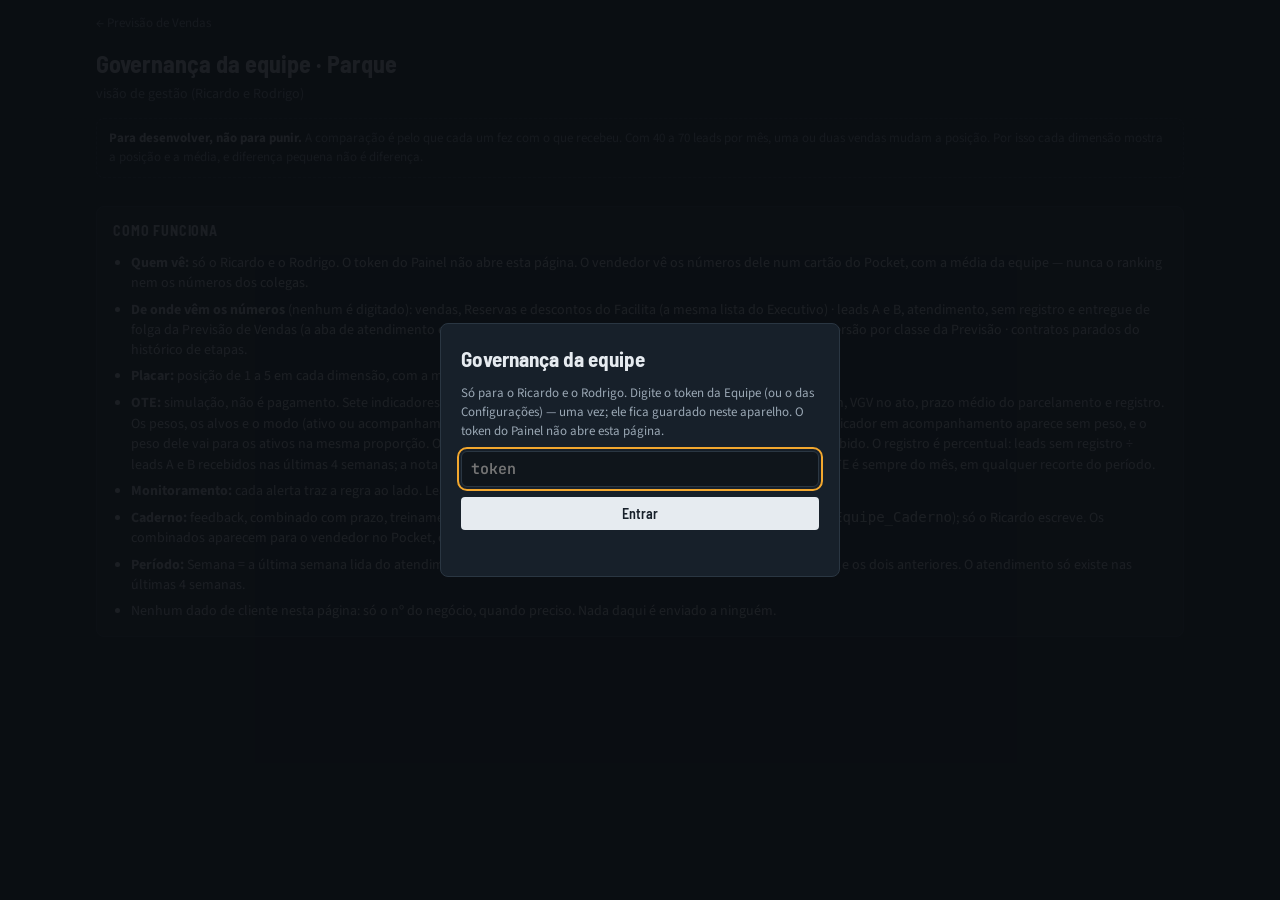
<file: docs/previsao/equipe/index.html>
<!doctype html>
<html lang="pt-BR">
<head>
<meta charset="utf-8">
<meta name="viewport" content="width=device-width,initial-scale=1,viewport-fit=cover">
<meta name="robots" content="noindex">
<title>Governança da equipe</title>
<link rel="icon" href="../../favicon-32.png">
<!--
  GOVERNANÇA DA EQUIPE · PARQUE — 28/10/2026 (aprovada pelo Ricardo). Só Parque; a Estrela vem depois.
  ONDE MORA (29/10, pedido do Ricardo): dentro da Previsão de Vendas, em /previsao/equipe/, como a Reunião de resultados.
  A porta é o botão "Governança da equipe" no topo da Previsão, que só aparece onde há o token das Configurações ou o da
  Equipe. Saiu do menu do Painel; o endereço antigo /equipe/ só redireciona para cá.

  LAYOUT APROVADO: o artefato claude.ai QYMpSKk29EUZ3RuZ3FTYQF (mockup de 28/10). Esta página o reproduz bloco a bloco:
  aviso · placar em 5 dimensões · OTE em simulação · monitoramento · caderno · o que o vendedor vê no Pocket. Desde a
  publicação, o artefato é REGISTRO, não referência (CLAUDE.md, regra 8).

  QUEM VÊ (decisão 1): só Ricardo e Rodrigo. A rota POST ?app=equipe (Equipe.gs, no Cofre) RECUSA o token de gestão do
  Painel, que é de três pessoas. Lê com o token das Configurações (hub_token_config, o do Ricardo) ou com o token da
  Equipe (hub_token_equipe, o do Rodrigo). Escreve no caderno SÓ o das Configurações.
  O QUE ELA LÊ: só a rota. Nenhuma conta aqui: a página só desenha. O OTE é SIMULAÇÃO — não é pagamento.

  DIFERENÇAS em relação ao mockup (para ninguém "corrigir" a página de volta):
   · o OTE segue o COMPLEMENTO de 28/10, 23h (não os números do mockup): 7 indicadores — vendas 35% · conversão do
     qualificado 15% em acompanhamento · Reserva 15% · atendimento 10% · VGV no ato 10% · prazo médio do parcelamento 10%
     em acompanhamento até 31/01/2027 · registro 5%. Os em acompanhamento aparecem, sem peso; o peso deles vai para os
     ativos (46,7 · 20 · 13,3 · 13,3 · 6,7). A conversão do qualificado já sai calculada por vendedor (no mockup, "Cofre"),
     com a faixa e o n, mas segue em acompanhamento por decisão do Ricardo;
   · as posições seguem UMA regra só (ranking de competição 1, 2, 2, 4…; a menos de 5% divide a posição): no mockup,
     Disciplina e Qualidade da venda tinham posições desenhadas à mão que não seguiam regra nenhuma (ex.: 0 e 0 Reservas
     em 5º, 6 sem registro em 3º atrás de dois empatados em 2º);
   · "Sem registro" conta todo lead da aba de atendimento (A, B e N), como a Previsão; os leads N são poucos;
   · (29/10, complemento do Ricardo) o registro no OTE é PERCENTUAL: % sem registro = leads sem registro ÷ leads A e B
     recebidos (4 semanas); nota = máx(0, 1 − % ÷ limite), limite de 20% na Equipe_OTE. Saiu "cada lead tira 10 pontos";
   · contratos parados = VENDA JÁ LANÇADA ainda em Contrato ou Aprovação há mais de 30 dias (conferido: são os 3 do
     mockup; negócio em Contrato sem venda lançada fica fora);
   · o "exemplo de hoje" de cada (?) é montado dos números de agora, não fixo — o "o que é" e o "como ler" são os textos
     do mockup;
   · a média da velocidade é a conta da equipe inteira (todo lead, todos os dias: o tempo que o cliente sente), como o
     mockup mostra (33% · 3,8 h); as outras médias são a média dos vendedores;
   · as cores e as fontes são as da Previsão de Vendas; a seção "Para o Claude Code · regras" virou "Como funciona".
-->
<link rel="preconnect" href="https://fonts.googleapis.com">
<link rel="stylesheet" href="https://fonts.googleapis.com/css2?family=Barlow+Semi+Condensed:wght@500;600;700&family=Source+Sans+3:wght@400;600&family=JetBrains+Mono:wght@400;600&display=swap">
<style>
:root{
  --bg:#0f151b; --panel:#17202a; --panel2:#1d2833; --ink:#e6ebf0; --muted:#9aa7b4; --line:#2a3642;
  --hl:#f2a72e; --hl-soft:#2e2412;
  --bad:#ef7b72; --bad-soft:#3a1d1b; --ok:#6cc58f; --ok-soft:#173326; --info:#7fb0ff; --info-soft:#1a2740; --off:#7d8894; --off-soft:#212b35;
  --f-head:"Barlow Semi Condensed","Arial Narrow",system-ui,sans-serif;
  --f-body:"Source Sans 3",system-ui,-apple-system,"Segoe UI",sans-serif;
  --f-num:"JetBrains Mono",ui-monospace,Consolas,monospace;
  color-scheme:dark;
}
*{box-sizing:border-box}
body{background:var(--bg);color:var(--ink);font-family:var(--f-body);font-size:14px;line-height:1.45;margin:0}
html.embutido body{background:transparent}
.wrap{max-width:1120px;margin:0 auto;padding-inline:16px;padding-block:14px 48px;display:grid;gap:14px}
h1,h2,h3{font-family:var(--f-head);margin:0;text-wrap:balance}
h1{font-size:24px;font-weight:700}
.voltar{color:var(--muted);text-decoration:none;font-size:13px}
.voltar:hover,.voltar:focus-visible{color:var(--ink)}
html.embutido .voltar{display:none}
.muted{color:var(--muted)} .small{font-size:12px}
.num{font-family:var(--f-num);font-variant-numeric:tabular-nums}

.head{display:flex;flex-wrap:wrap;gap:12px;align-items:flex-end;justify-content:space-between}
.sub{color:var(--muted);margin:2px 0 0}
.seg{display:flex;gap:4px;flex-wrap:wrap}
.seg button{font:600 13px var(--f-body);padding:6px 11px;border-radius:6px;border:1px solid var(--line);background:none;color:var(--muted);cursor:pointer}
.seg button[aria-pressed="true"]{background:var(--panel2);color:var(--ink);border-color:var(--hl)}
.seg button:focus-visible,select:focus-visible,textarea:focus-visible,input:focus-visible,.btn:focus-visible,.q:focus-visible,.nome:focus-visible,.oterow:focus-visible{outline:2px solid var(--hl);outline-offset:2px}

.note{border:1px dashed var(--line);border-radius:8px;padding:10px 12px;color:var(--muted);font-size:13px;margin:0}
.note b{color:var(--ink)}
.box{background:var(--panel);border:1px solid var(--line);border-radius:8px;padding:14px 16px;display:grid;gap:12px;min-width:0}
.box h2{font-size:14px;letter-spacing:.06em;text-transform:uppercase;display:flex;gap:10px;align-items:baseline;flex-wrap:wrap}
.box h2 small{font:400 12px var(--f-body);color:var(--muted);text-transform:none;letter-spacing:0}
.legend{font-size:12px;color:var(--muted);margin:0}

.scroll{overflow-x:auto}
table{border-collapse:collapse;width:100%;font-size:13px}
.scroll table{min-width:920px}
th,td{padding:7px 8px;border-bottom:1px solid var(--line);text-align:right;vertical-align:top;font-variant-numeric:tabular-nums;white-space:nowrap}
th{color:var(--muted);font:600 11px var(--f-num);letter-spacing:.05em;text-transform:uppercase}
th:first-child,td:first-child{text-align:left}
th.dim{border-bottom:2px solid var(--line);text-align:center}
td .rk{display:inline-block;min-width:22px;font:600 11px var(--f-num);padding:1px 6px;border-radius:999px;margin-left:6px;text-align:center}
.r1{background:var(--ok-soft);color:var(--ok)} .r5{background:var(--bad-soft);color:var(--bad)} .rm{background:var(--panel2);color:var(--muted)}
td .fx{display:block;font-size:11px;color:var(--muted)}
tr.avg td{color:var(--muted);font-style:italic}
tr.sel td{background:rgba(242,167,46,.07)}
.nome{font:600 13px var(--f-body);color:var(--ink);background:none;border:0;padding:0;cursor:pointer;text-decoration:underline dotted var(--muted);text-underline-offset:3px}
.na{color:var(--muted)}

.wt{display:flex;flex-wrap:wrap;gap:6px}
.wt span{font:12px var(--f-num);background:var(--panel2);border-radius:6px;padding:3px 8px}
.wt span.fora{color:var(--muted);text-decoration:line-through}
.ote{display:grid;gap:6px}
.oterow{display:grid;grid-template-columns:110px minmax(0,1fr) 56px;gap:10px;align-items:center;background:none;border:0;color:var(--ink);font:inherit;text-align:left;padding:3px 0;cursor:pointer;width:100%}
.otebar{height:14px;background:var(--panel2);border-radius:7px;position:relative;overflow:hidden}
.otebar i{position:absolute;inset:0 auto 0 0;border-radius:7px;background:var(--info)}
.otebar b{position:absolute;top:-2px;bottom:-2px;left:83.33%;width:2px;background:var(--hl)}
.oterow span:last-child{font:600 13px var(--f-num);text-align:right}
.otedet{margin:0 0 6px 120px;background:var(--panel2);border-radius:6px;padding:8px 10px}
@media (max-width:620px){.otedet{margin-left:0}}
.otedet table{font-size:12px}
.otedet td,.otedet th{padding:4px 6px}

.alerts{display:grid;gap:8px}
.alerts div{display:grid;grid-template-columns:auto minmax(0,1fr) auto;gap:10px;align-items:baseline}
@media (max-width:620px){.alerts div{grid-template-columns:auto minmax(0,1fr)}.alerts .who{grid-column:2}}
.chip{font:600 11px var(--f-body);padding:2px 8px;border-radius:999px;white-space:nowrap}
.c-bad{background:var(--bad-soft);color:var(--bad)} .c-warn{background:var(--hl-soft);color:var(--hl)} .c-info{background:var(--info-soft);color:var(--info)}
.who{color:var(--muted);font-size:12px;white-space:nowrap}

.cad{display:grid;grid-template-columns:minmax(0,1fr) minmax(0,1.2fr);gap:14px}
@media (max-width:860px){.cad{grid-template-columns:minmax(0,1fr)}}
.vcard{background:var(--panel2);border-radius:8px;padding:12px;display:grid;gap:8px;align-content:start}
.vcard h3{font-size:18px}
.kv{display:grid;grid-template-columns:1fr auto auto;gap:4px 12px;font-size:13px}
.kv span:nth-child(3n+2){font:600 13px var(--f-num);text-align:right}
.kv span:nth-child(3n){color:var(--muted);text-align:right;font-size:12px}
.log{list-style:none;margin:0;padding:0;display:grid;gap:8px}
.log li{border-left:3px solid var(--line);padding:4px 0 4px 10px;display:grid;gap:2px}
.log li.feedback{border-color:var(--info)} .log li.combinado{border-color:var(--hl)} .log li.treinamento{border-color:var(--ok)} .log li.reconhecimento{border-color:#c49cff}
.log .meta{font:12px var(--f-num);color:var(--muted);display:flex;gap:6px;flex-wrap:wrap;align-items:center}
.log .meta b.atr{color:var(--bad)}
.log select{width:auto;font:600 12px var(--f-body);background:var(--bg);color:var(--ink);border:1px solid var(--line);border-radius:4px;padding:1px 4px}
.log .vazio{color:var(--muted);font-style:italic;border:0;padding:0}
.newe{display:grid;grid-template-columns:150px minmax(0,1fr) 150px auto;gap:8px;align-items:end}
@media (max-width:760px){.newe{grid-template-columns:minmax(0,1fr)}}
select,textarea,input[type=date],input[type=password],input[type=text]{width:100%;background:var(--bg);color:var(--ink);border:1px solid var(--line);border-radius:6px;padding:7px 9px;font:14px var(--f-body)}
textarea{min-height:56px;resize:vertical}
label{display:grid;gap:4px;font-size:12px;color:var(--muted)}
.btn{font:600 13px var(--f-body);border-radius:8px;padding:8px 12px;cursor:pointer;border:1px solid var(--hl);background:var(--hl);color:#1a1205}
.btn:disabled{opacity:.45;cursor:default}
.status{font-size:13px;min-height:18px;margin:0}
.status.ok{color:var(--ok)} .status.erro{color:var(--bad)}
.so-leitura{font-size:12px;color:var(--muted);margin:0}

.two{display:grid;grid-template-columns:minmax(0,1fr) auto;gap:16px;align-items:start}
@media (max-width:860px){.two{grid-template-columns:minmax(0,1fr)}}
.pocket{max-width:360px;width:100%;background:#fbf6ee;color:#42270c;border-radius:14px;padding:14px;display:grid;gap:9px;border:1px solid #e6d8c3;font-family:system-ui,-apple-system,"Segoe UI",sans-serif}
.pocket .t{font:600 12px var(--f-num);letter-spacing:.05em;color:#8a7358;text-transform:uppercase}
.prow{display:grid;grid-template-columns:1fr auto;gap:6px;font-size:13px}
.prow b{font-family:var(--f-num)}
.pbar{height:8px;background:#efe5d6;border-radius:4px;position:relative}
.pbar i{position:absolute;inset:0 auto 0 0;background:#2f7d54;border-radius:4px}
.pbar s{position:absolute;top:-3px;bottom:-3px;width:2px;background:#8a7358}
.pocket .av{font-size:11px;color:#8a7358}

.q{display:inline-grid;place-items:center;width:20px;height:20px;border-radius:50%;border:1px solid var(--muted);color:var(--muted);font:600 12px var(--f-body);background:none;cursor:pointer;vertical-align:middle;padding:0}
.q[aria-expanded="true"]{border-color:var(--hl);color:var(--hl)}
th .q{width:16px;height:16px;font-size:10px;margin-left:4px}
.pop{position:fixed;z-index:30;width:min(380px,calc(100vw - 32px));background:var(--panel2);border:1px solid var(--hl);border-radius:10px;padding:14px;display:grid;gap:8px;box-shadow:0 10px 30px rgba(0,0,0,.55)}
.pop .lab{font:600 11px var(--f-num);letter-spacing:.06em;text-transform:uppercase}
.pop .w{color:var(--muted)} .pop .e{color:var(--hl)} .pop .r{color:var(--ok)}
.pop p{margin:0;font-size:13px;color:var(--ink);white-space:normal;text-transform:none;letter-spacing:0;font-family:var(--f-body);font-weight:400}
.spec ul{margin:0;padding-left:18px;display:grid;gap:6px}
.foot{color:var(--muted);font-size:12px;margin:0}
.espera{color:var(--muted)}
.wait{border:1px dashed var(--line);border-radius:6px;padding:12px;color:var(--muted);margin:0}

.gate{position:fixed;inset:0;z-index:50;background:rgba(10,14,18,.92);display:flex;align-items:center;justify-content:center;padding:16px}
.gatebox{background:var(--panel);border:1px solid var(--line);border-radius:8px;padding:20px;max-width:400px;width:100%;display:grid;gap:10px}
.gatebox p{margin:0;color:var(--muted);font-size:13px}
.gatebox input{font:600 15px var(--f-num)}
.gatebox button{font:600 14px var(--f-head);border:0;border-radius:4px;padding:8px;background:var(--ink);color:var(--panel);cursor:pointer}
.gatebox .erro{color:var(--bad);font-size:12.5px;min-height:16px}
/* A GUARDA DO [hidden] (regra da casa): toda classe que declara `display` ganha o par. */
.gate[hidden],.box[hidden],.seg[hidden],section[hidden],.newe[hidden],.otedet[hidden]{display:none!important}
</style>
<script>
  try { if (window.top !== window.self) document.documentElement.classList.add('embutido'); }
  catch (e) { document.documentElement.classList.add('embutido'); }
</script>
</head>
<body>

<div class="gate" id="gate" hidden>
  <div class="gatebox">
    <h2>Governança da equipe</h2>
    <p>Só para o Ricardo e o Rodrigo. Digite o token da Equipe (ou o das Configurações) — uma vez; ele fica guardado neste aparelho. O token do Painel não abre esta página.</p>
    <input id="tk" type="password" autocomplete="off" spellcheck="false" placeholder="token" aria-label="Token de acesso">
    <button id="btEntrar" type="button">Entrar</button>
    <div class="erro" id="gateErro"></div>
  </div>
</div>

<div class="wrap">
  <a class="voltar" href="../">← Previsão de Vendas</a>

  <div class="head">
    <div>
      <h1>Governança da equipe · Parque</h1>
      <p class="sub" id="sub">visão de gestão (Ricardo e Rodrigo)</p>
    </div>
    <div class="seg" role="group" aria-label="Período" id="seg" hidden>
      <button type="button" data-per="semana" aria-pressed="false">Semana</button>
      <button type="button" data-per="mes" aria-pressed="true">Mês</button>
      <button type="button" data-per="3meses" aria-pressed="false">3 meses</button>
    </div>
  </div>

  <p class="note"><b>Para desenvolver, não para punir.</b> A comparação é pelo que cada um fez com o que recebeu. Com 40 a 70 leads por mês, uma ou duas vendas mudam a posição. Por isso cada dimensão mostra a posição e a média, e diferença pequena não é diferença.</p>

  <div id="estado"><p class="espera">Lendo os números da equipe…</p></div>
  <section id="view" style="display:grid;gap:14px" hidden></section>

  <section class="box spec" aria-labelledby="t-spec">
    <h2 id="t-spec">Como funciona</h2>
    <ul>
      <li><b>Quem vê:</b> só o Ricardo e o Rodrigo. O token do Painel não abre esta página. O vendedor vê os números dele num cartão do Pocket, com a média da equipe — nunca o ranking nem os números dos colegas.</li>
      <li><b>De onde vêm os números</b> (nenhum é digitado): vendas, Reservas e descontos do Facilita (a mesma lista do Executivo) · leads A e B, atendimento, sem registro e entregue de folga da Previsão de Vendas (a aba de atendimento e a escala do Pocket) · conversão do qualificado pela regra da conversão por classe da Previsão · contratos parados do histórico de etapas.</li>
      <li><b>Placar:</b> posição de 1 a 5 em cada dimensão, com a média. Valores a menos de 5% um do outro dividem a posição.</li>
      <li><b>OTE:</b> simulação, não é pagamento. Sete indicadores: vendas, conversão do qualificado, Reserva, atendimento em até 2h, VGV no ato, prazo médio do parcelamento e registro. Os pesos, os alvos e o modo (ativo ou acompanhamento) estão na aba <code>Equipe_OTE</code> do Cofre, que o Ricardo edita. Indicador em acompanhamento aparece sem peso, e o peso dele vai para os ativos na mesma proporção. O "no ato" é o combinado no Facilita para o dia da venda, não o recebido. O registro é percentual: leads sem registro ÷ leads A e B recebidos nas últimas 4 semanas; a nota é 1 − esse % ÷ o limite (20%), e com o limite ou mais ela é zero. O OTE é sempre do mês, em qualquer recorte do período.</li>
      <li><b>Monitoramento:</b> cada alerta traz a regra ao lado. Lead entregue em dia de folga é da distribuição, nunca do corretor.</li>
      <li><b>Caderno:</b> feedback, combinado com prazo, treinamento e reconhecimento — sem advertência. Gravado no Cofre (aba <code>Equipe_Caderno</code>); só o Ricardo escreve. Os combinados aparecem para o vendedor no Pocket, com prazo e status.</li>
      <li><b>Período:</b> Semana = a última semana lida do atendimento (segunda a domingo) · Mês = o mês até hoje · 3 meses = o mês e os dois anteriores. O atendimento só existe nas últimas 4 semanas.</li>
      <li>Nenhum dado de cliente nesta página: só o nº do negócio, quando preciso. Nada daqui é enviado a ninguém.</li>
    </ul>
  </section>
  <p class="foot" id="foot"></p>
</div>

<script>
(function () {
  'use strict';
  var API = 'https://script.google.com/macros/s/AKfycbydLmUEX3g6FeojFGAcVHfNKoPsr4d9oTBUdi7GtcfsirQL6xHJM0BELVGcCrcqrICY/exec';
  var CHAVE_CONFIG = 'hub_token_config';   // o das Configurações, só do Ricardo — lê e escreve
  var CHAVE_EQUIPE = 'hub_token_equipe';   // o da Equipe, o do Rodrigo — só lê
  var CHAVE_PER = 'equipe_periodo', CHAVE_SEL = 'equipe_vendedor';   // conveniências do aparelho
  var TIPO_TXT = { feedback: 'feedback', combinado: 'combinado', treinamento: 'treinamento', reconhecimento: 'reconhecimento' };
  var $ = function (id) { return document.getElementById(id); };
  var esc = function (s) { return String(s == null ? '' : s).replace(/[&<>"']/g, function (c) {
    return { '&': '&amp;', '<': '&lt;', '>': '&gt;', '"': '&quot;', "'": '&#39;' }[c]; }); };
  var tem = function (v) { return v !== null && v !== undefined && !isNaN(v); };
  var nf = function (v, d) { return !tem(v) ? '—' : Number(v).toLocaleString('pt-BR', { minimumFractionDigits: d || 0, maximumFractionDigits: d || 0 }); };
  var pc = function (v) { return tem(v) ? Math.round(v * 100) + '%' : '—'; };
  var pp = function (v) { return tem(v) ? (Math.round(v * 10000) / 100).toLocaleString('pt-BR', { maximumFractionDigits: 2 }) + '%' : '—'; };   // 18,75%
  var hr = function (v) { return tem(v) ? nf(v, 1) + ' h' : '—'; };
  var med = function (v) { return tem(v) ? (Math.abs(v) >= 20 || Math.abs(v - Math.round(v)) < 0.05 ? nf(v) : nf(v, 1)) : '—'; };   // 58 · 12,8 · 6 (o mockup)
  var dm = function (iso) { var m = String(iso || '').match(/^\d{4}-(\d{2})-(\d{2})/); return m ? m[2] + '/' + m[1] : '—'; };
  var ler = function (k) { try { return localStorage.getItem(k) || ''; } catch (e) { return ''; } };
  var gravar = function (k, v) { try { if (v) localStorage.setItem(k, v); else localStorage.removeItem(k); } catch (e) {} };

  var R = null, per = ler(CHAVE_PER) || 'mes', sel = ler(CHAVE_SEL), cache = {}, abertoOte = {};
  if (['semana', 'mes', '3meses'].indexOf(per) < 0) per = 'mes';

  /* ══════════ portão ══════════ */
  function token() { return ler(CHAVE_CONFIG) || ler(CHAVE_EQUIPE); }
  function abrirPortao(msg) {
    $('gate').hidden = false; $('gateErro').textContent = msg || ''; $('view').hidden = true; $('seg').hidden = true; $('estado').innerHTML = '';
    setTimeout(function () { $('tk').focus(); }, 60);
  }
  $('btEntrar').onclick = function () {
    var v = $('tk').value.trim();
    if (!v) { $('gateErro').textContent = 'Digite o token.'; return; }
    gravar(CHAVE_EQUIPE, v); $('tk').value = ''; $('gate').hidden = true; carregar();
  };
  $('tk').addEventListener('keydown', function (e) { if (e.key === 'Enter') $('btEntrar').click(); });

  /* POST com o token no corpo (regra 4), texto puro: pedido "simples", sem consulta prévia de CORS. */
  function pedir(fn, corpo, limiteS) {
    return new Promise(function (resolve, reject) {
      var venceu = false;
      var t = setTimeout(function () { venceu = true; reject(new Error('o servidor não respondeu em ' + (limiteS || 90) + ' s')); }, (limiteS || 90) * 1000);
      fetch(API + '?app=equipe&fn=' + fn, { method: 'POST', body: JSON.stringify(corpo), cache: 'no-store' })
        .then(function (r) { return r.json(); })
        .then(function (j) { if (!venceu) { clearTimeout(t); resolve(j); } })
        .catch(function (e) { if (!venceu) { clearTimeout(t); reject(e); } });
    });
  }
  function bloqueia(titulo, html) {
    $('view').hidden = true;
    $('estado').innerHTML = '<div class="box"><h2>' + esc(titulo) + '</h2>' + html + '</div>';
  }

  function carregar() {
    var tk = token();
    if (!tk) { abrirPortao(''); return; }
    if (cache[per]) { R = cache[per]; desenhar(); }
    else { $('estado').innerHTML = '<p class="espera">Lendo os números da equipe… (até 1 minuto na primeira leitura)</p>'; $('view').hidden = true; }
    var pedido = per;
    pedir('dados', { token: tk, periodo: pedido })
      .then(function (r) {
        if (!r || r.ok !== true) {
          var err = (r && r.error) || 'resposta sem dado';
          if (r && r.codigo === 'token') {
            if (ler(CHAVE_EQUIPE) === tk) gravar(CHAVE_EQUIPE, '');
            abrirPortao(ler(CHAVE_CONFIG) === tk ? 'O token das Configurações foi recusado — confira na tela de Configurações.' : 'Token recusado. Confira e digite de novo.');
            return;
          }
          if (/rota desconhecida/i.test(err)) {
            bloqueia('O servidor ainda não tem esta tela.', '<p>A rota ?app=equipe nasceu em 28/10/2026. O conserto é publicar o servidor (Implantar ▸ Gerenciar implantações ▸ ✏️ ▸ Nova versão).</p>');
            return;
          }
          bloqueia('O servidor respondeu, mas sem dado.', '<p>' + esc(err) + '</p>');
          return;
        }
        cache[pedido] = r;
        if (pedido === per) { R = r; $('estado').innerHTML = ''; desenhar(); }
      })
      .catch(function (e) {
        if (cache[pedido]) return;
        bloqueia('Não consegui ler os números da equipe.', '<p>' + esc(e.message || e) + '</p><p>Nenhum número aparece enquanto isso: tela vazia é melhor que tela desatualizada com cara de atual.</p>');
      });
  }

  /* ══════════ período ══════════ */
  Array.prototype.forEach.call(document.querySelectorAll('#seg button'), function (b) {
    b.addEventListener('click', function () {
      per = b.getAttribute('data-per'); gravar(CHAVE_PER, per);
      Array.prototype.forEach.call(document.querySelectorAll('#seg button'), function (x) { x.setAttribute('aria-pressed', String(x === b)); });
      carregar();
    });
  });

  /* ══════════ desenho ══════════ */
  function linha(n) { return (R.linhas || []).filter(function (l) { return l.nome === n; })[0] || null; }
  function rk(p, n) {
    if (!p) return '';
    var c = p === 1 ? 'r1' : p === n ? 'r5' : 'rm';
    return ' <span class="rk ' + c + '" title="posição ' + p + ' de ' + n + '">' + p + '</span>';
  }
  function q(id) { return ' <button class="q" type="button" data-h="' + id + '" aria-expanded="false" aria-label="O que é e como ler">?</button>'; }

  function desenhar() {
    if (!R) return;
    var L = R.linhas || [];
    if (!sel || !linha(sel)) {   // padrão: quem está mais longe do alvo no OTE
      var ord = (R.ote && R.ote.ordem) || [];
      sel = ord.length ? ord[ord.length - 1] : (L[0] && L[0].nome) || '';
    }
    $('seg').hidden = false;
    Array.prototype.forEach.call(document.querySelectorAll('#seg button'), function (x) { x.setAttribute('aria-pressed', String(x.getAttribute('data-per') === per)); });
    var at = R.atendimento || {};
    // (29/10, auditoria G9/G10) o 1º lead da janela (a 1ª semana pode começar no meio) e a migração dentro das vendas
    $('sub').textContent = cap(R.periodo.rotulo) + ' · vendas do Facilita' + (R.vendas_migracoes ? ' (inclui ' + R.vendas_migracoes + (R.vendas_migracoes === 1 ? ' migração' : ' migrações') + ')' : '') +
      ' · atendimento de ' + dm(at.primeira_entrada || at.de) + ' a ' + dm(at.ate) + ' · visão de gestão (Ricardo e Rodrigo)';
    var h = '';
    h += placar(L);
    h += ote(L);
    h += monitoramento();
    h += caderno();
    h += pocket();
    $('view').innerHTML = h;
    $('view').hidden = false;
    $('foot').textContent = 'Calculado em ' + dm(R.atualizado_em) + ' ' + String(R.atualizado_em || '').slice(11, 16) +
      ' · vendas lidas do Facilita em ' + dm(R.vendas_atualizado_em) + ' ' + String(R.vendas_atualizado_em || '').slice(11, 16) +
      ' · os números se refazem a cada 10 minutos · Equipe.gs';
    ligar();
  }
  function cap(s) { s = String(s || ''); return s.charAt(0).toUpperCase() + s.slice(1); }

  function placar(L) {
    var n = L.filter(function (l) { return !l.sem_dado; }).length, M = R.media || {}, at = R.atendimento || {};   // (29/10) posição só entre quem tem dado
    var h = '<section class="box" aria-labelledby="t-plc"><h2 id="t-plc">Placar em 5 dimensões' + q('placar') +
      ' <small>posição de 1 a ' + n + ' em cada uma · clique no nome para abrir o caderno</small></h2>';
    h += '<div class="scroll"><table><thead><tr><th></th>' +
      '<th class="dim">Oportunidade' + q('oport') + '</th>' +
      '<th class="dim" colspan="2">Velocidade' + q('veloc') + '</th>' +
      '<th class="dim">Disciplina' + q('disc') + '</th>' +
      '<th class="dim" colspan="2">Resultado' + q('result') + '</th>' +
      '<th class="dim" colspan="2">Qualidade da venda' + q('qual') + '</th></tr>' +
      '<tr><th>Vendedor</th><th>Leads A e B recebidos</th><th>1º contato em até 2h</th><th>Mediana</th><th>Sem registro desde ' + dm(R.registro_desde || '2026-10-19') + '</th>' +
      '<th>Vendas</th><th>Conversão do qualificado</th><th>Reservas</th><th>Desconto acima de 10%</th></tr></thead><tbody>';
    L.forEach(function (l) {
      var c = l.conv || {};
      h += '<tr' + (l.nome === sel ? ' class="sel"' : '') + '><td><button class="nome" type="button" data-sel="' + esc(l.nome) + '">' + esc(l.nome) + '</button>' +
        (l.sem_dado ? '<span class="fx">sem lead nem venda ainda: fora da média</span>' : '') + '</td>' +
        '<td>' + l.ab + rk(l.pos.ab, n) + '</td>' +
        '<td>' + pc(l.r1) + rk(l.pos.r1, n) + '</td><td>' + hr(l.mediana) + '</td>' +
        '<td>' + l.sem_registro + rk(l.pos.sem_registro, n) + '</td>' +
        '<td>' + l.vendas + rk(l.pos.vendas, n) + '</td>' +
        '<td>' + (c.n ? pc(c.valor) + rk(l.pos.conv, n) + '<span class="fx">' + c.k + ' de ' + c.n + ' · faixa ' + pc(c.baixo) + '–' + pc(c.alto) + '</span>' : '<span class="na">sem lead A maduro</span>') + '</td>' +
        '<td>' + l.reservas + rk(l.pos.reservas, n) + '</td>' +
        '<td>' + l.desc_n + rk(l.pos.desc_n, n) + '</td></tr>';
    });
    h += '<tr class="avg"><td>Média da equipe</td><td>' + med(M.ab) + '</td><td>' + pc(M.r1) + '</td><td>' + hr(M.mediana) + '</td><td>' + med(M.sem_registro) + '</td>' +
      '<td>' + med(M.vendas) + '</td><td>' + (M.conv_n ? pc(M.conv) + '<span class="fx">' + M.conv_k + ' de ' + M.conv_n + '</span>' : '—') + '</td>' +
      '<td>' + med(M.reservas) + '</td><td>' + med(M.desc_n) + '</td></tr>';
    h += '</tbody></table></div>';
    var cv = R.conversao || {};
    h += '<p class="legend">Vendas: Facilita, ' + esc(R.periodo.rotulo) + ', ' + R.vendas_total + ' vendas (inclui as que não passam pela SATI' +
      (R.vendas_migracoes ? ' e ' + R.vendas_migracoes + (R.vendas_migracoes === 1 ? ' migração, que não conta' : ' migrações, que não contam') + ' no OTE' : '') + '). ' +
      'Sem registro: só leads recebidos desde ' + dm(R.registro_desde || '2026-10-19') + '. Quem ainda não recebeu lead nem vendeu fica fora das médias e das posições. ' +
      'Atendimento: ' + (R.periodo.id === 'semana' ? 'a semana de ' + dm(at.de) + ' a ' + dm(at.ate) : 'as últimas 4 semanas, de ' + dm(at.de) + ' a ' + dm(at.ate)) +
      ', sem o dia de folga de cada corretor; a média da velocidade é a da equipe inteira, todos os dias. ' +
      'Conversão do qualificado: leads A com 1º contato de ' + dm(cv.de) + ' a ' + dm(cv.ate) + ' que viraram venda em até ' + (cv.dias || 30) +
      ' dias, pela mesma regra da conversão por classe da Previsão, calculada no Cofre; o vendedor é o dono do negócio no Facilita. ' +
      'Desconto acima de 10% não conta Temporário, que tem tabela própria. Captação própria e indicação entram como sexta dimensão quando o novo funil separar o funil de captação própria.</p>';
    return h + '</section>';
  }

  var EM_PCT = { atendimento: 1, conversao: 1, no_ato: 1, prazo: 1 };
  function oteFmt(it) {
    if (it.id === 'registro') return tem(it.alvo) ? 'limite ' + nf(it.alvo) + '% sem registro' : 'sem limite';
    if (it.id === 'no_ato') return tem(it.alvo) ? 'alvo ' + nf(it.alvo) + '% do VGV' : 'sem alvo';
    if (it.id === 'prazo') return tem(it.alvo) ? 'alvo nota ' + nf(it.alvo) + '%' : 'sem alvo';
    if (EM_PCT[it.id]) return tem(it.alvo) ? 'alvo ' + nf(it.alvo) + '%' : 'sem alvo';
    return tem(it.alvo) ? 'alvo ' + nf(it.alvo) + '/mês' : 'sem alvo';
  }
  function oteReal(it) {
    if (!tem(it.realizado)) return '—';
    if (it.id === 'no_ato') return nf(it.realizado * 100, 1) + '%';
    if (EM_PCT[it.id]) return pc(it.realizado);
    if (it.id === 'registro') return nf(it.realizado * 100, 1) + '% sem registro' + (tem(it.ab) && it.ab > 0 ? ' (' + it.sem_registro + ' de ' + it.ab + ' A e B)' : '');
    return nf(it.realizado);
  }
  function ote(L) {
    var cfg = (R.ote && R.ote.cfg) || { ind: {}, teto: 1.2 }, ord = (R.ote && R.ote.ordem) || [];
    // (29/10, auditoria G8) "fora" por vendedor: o acompanhamento vale para todos; "sem dado" é de cada um
    var acomp = Object.keys(cfg.ind || {}).filter(function (id) { return cfg.ind[id].acompanhamento; });
    var fora = acomp.slice(), foraDe = {};
    L.forEach(function (l) { ((l.ote && l.ote.fora) || []).forEach(function (id) { if (acomp.indexOf(id) < 0) (foraDe[id] = foraDe[id] || []).push(l.nome); }); });
    var h = '<section class="box" aria-labelledby="t-ote"><h2 id="t-ote">OTE · simulação' + q('ote') +
      ' <small>quanto do variável-alvo cada um teria atingido em ' + esc(R.mes.rotulo) + ' · não é pagamento</small></h2>';
    h += '<p class="note"><b>Rascunho para decidir com o Rodrigo.</b> Os pesos e as metas abaixo são um ponto de partida. Enquanto o OTE não for aprovado, esta parte só mostra o caminho de cada um até o alvo, e o variável continua sendo o que vale hoje: super bônus, bônus de meta proporcional e bônus de Reserva.</p>';
    h += '<div class="wt">';
    ['vendas', 'conversao', 'reservas', 'atendimento', 'no_ato', 'prazo', 'registro'].forEach(function (id) {
      var c = cfg.ind[id]; if (!c || !(c.peso > 0)) return;
      var ac = c.acompanhamento ? 'acompanhamento' + (c.ate ? ' até ' + dm(c.ate) + '/' + c.ate.slice(0, 4) : '') : '';
      h += '<span' + (ac ? ' class="fora" title="aparece, sem peso: ' + esc(ac) + '"' : !tem(c.alvo) ? ' class="fora" title="fora da simulação: sem alvo"' : '') + '>' +
        esc(c.rotulo) + ' · ' + nf(c.peso) + '% · ' + esc(ac || oteFmt({ id: id, alvo: c.alvo })) + '</span>';
    });
    h += '</div><div class="ote">';
    var teto = cfg.teto || 1.2;
    ord.forEach(function (nome) {
      var l = linha(nome); if (!l) return;
      var p = l.ote.pct, w = tem(p) ? Math.min(100, p / teto * 100) : 0;
      h += '<button class="oterow" type="button" data-ote="' + esc(nome) + '" aria-expanded="' + (!!abertoOte[nome]) + '"><span>' + esc(nome) + '</span>' +
        '<span class="otebar"><i style="width:' + w.toFixed(1) + '%"></i><b style="left:' + (100 / teto).toFixed(2) + '%"></b></span><span>' + pc(p) + '</span></button>';
      h += '<div class="otedet" id="od-' + esc(nome) + '"' + (abertoOte[nome] ? '' : ' hidden') + '><table><thead><tr><th>Indicador</th><th>Realizado</th><th>Alvo</th><th>Atingido</th><th>Peso</th><th>Pontos</th></tr></thead><tbody>';
      l.ote.itens.forEach(function (it) {
        h += '<tr><td>' + esc(it.rotulo) + '</td><td>' + oteReal(it) + '</td><td>' + esc(oteFmt(it)) + '</td>' +
          (it.fora ? (it.acompanhamento && tem(it.atingido) ? '<td>' + pc(it.atingido) + '</td><td colspan="2" class="na">' + esc(it.fora) + '</td>'
                                                             : '<td colspan="3" class="na">' + esc(it.acompanhamento ? it.fora : 'fora: ' + it.fora) + '</td>')
                   : '<td>' + pc(it.atingido) + '</td><td>' + pp(it.peso_efetivo) + '</td><td>' + nf(it.pontos * 100, 1) + '</td>') + '</tr>';
      });
      h += '</tbody></table></div>';
    });
    h += '</div><p class="legend">Barra até ' + pc(teto) + ' (teto); a linha laranja marca 100% do alvo. Cada indicador vale realizado ÷ alvo, com teto de ' + pc(teto) +
      '; no registro, a nota é 1 − % sem registro ÷ ' + nf((cfg.ind.registro || {}).alvo) + '% (leads sem registro ÷ leads A e B recebidos; com ' + nf((cfg.ind.registro || {}).alvo) + '% ou mais, a nota é zero). Vendas, Reservas, no ato e prazo são do mês; atendimento e registro, das últimas 4 semanas. ' +
      'No ato: o que vence no dia da venda (a Única, a entrada ou a 1ª parcela) ÷ o VGV do mês, combinado no Facilita, não o recebido; à vista com desconto acima de 10% não conta. ' +
      'Prazo: por venda parcelada, cartão 21x = 0 e 12x = 100%, boleto 72x = 0 e 48x = 100%, média pelo valor; Reserva fora. ' +
      (fora.length ? 'Em acompanhamento, sem peso para todos: ' + fora.map(function (id) { return ((cfg.ind[id] || {}).rotulo || id).toLowerCase(); }).join(', ') + '. ' : '') +
      Object.keys(foraDe).map(function (id) { return 'Sem dado, sem peso: ' + ((cfg.ind[id] || {}).rotulo || id).toLowerCase() + ' para ' + foraDe[id].join(', ') + '. '; }).join('') +
      (fora.length || Object.keys(foraDe).length ? 'O peso de quem fica fora vai para os ativos de cada um, na mesma proporção. ' : '') +
      'Cada linha abre o detalhe por indicador.</p>';
    return h + '</section>';
  }

  function monitoramento() {
    var A = R.alertas || [], cls = { bad: 'c-bad', warn: 'c-warn', info: 'c-info' };
    var rot = { registro: 'registro', velocidade: 'velocidade', desconto: 'desconto', distribuicao: 'distribuição', contrato: 'contrato' };
    var h = '<section class="box" aria-labelledby="t-mon"><h2 id="t-mon">Monitoramento' + q('mon') + ' <small>o que pede conversa · regra escrita em cada alerta</small></h2>';
    if (!A.length) h += '<p class="wait">Nenhum alerta pelas regras de hoje.</p>';
    else {
      h += '<div class="alerts">';
      A.forEach(function (a) {
        h += '<div><span class="chip ' + (cls[a.tom] || 'c-info') + '">' + esc(rot[a.tipo] || a.tipo) + '</span><span>' + esc(a.texto) + '</span><span class="who">regra: ' + esc(a.regra) + '</span></div>';
      });
      h += '</div>';
    }
    return h + '</section>';
  }

  function caderno() {
    var l = linha(sel); if (!l) return '';
    var M = R.media || {}, C = (R.caderno || []).filter(function (c) { return c.vendedor === sel; });
    var h = '<section class="box" aria-labelledby="t-cad"><h2 id="t-cad">Caderno · ' + esc(sel) + q('cad') + ' <small>desenvolvimento: feedback, combinado, treinamento, reconhecimento</small></h2>';
    h += '<div class="cad"><div class="vcard"><h3>' + esc(sel) + '</h3><div class="kv">' +
      '<span>Vendas</span><span>' + l.vendas + '</span><span>média ' + med(M.vendas) + '</span>' +
      '<span>Leads A e B recebidos</span><span>' + l.ab + '</span><span>média ' + med(M.ab) + '</span>' +
      '<span>1º contato em até 2h</span><span>' + pc(l.r1) + '</span><span>média ' + pc(M.r1) + '</span>' +
      '<span>Sem registro</span><span>' + l.sem_registro + '</span><span>média ' + med(M.sem_registro) + '</span>' +
      '<span>Reservas</span><span>' + l.reservas + '</span><span>média ' + med(M.reservas) + '</span>' +
      '<span>VGV no ato</span><span>' + (tem(l.no_ato) ? nf(l.no_ato * 100, 1) + '%' : '—') + '</span><span>média ' + (tem(M.no_ato) ? nf(M.no_ato * 100, 1) + '%' : '—') + '</span>' +
      '<span>Prazo (nota)</span><span>' + pc(l.prazo) + '</span><span>média ' + pc(M.prazo) + '</span>' +
      '<span>OTE simulado</span><span>' + pc(l.ote.pct) + '</span><span>alvo 100%</span></div>' +
      '<p class="legend">' + esc(leitura(l, M)) + '</p></div>';
    h += '<div style="display:grid;gap:10px;align-content:start"><ul class="log">';
    if (!C.length) h += '<li class="vazio">Nenhum registro ainda.</li>';
    C.forEach(function (c) {
      var st = '';
      if (R.status && R.status[c.tipo]) {
        st = R.escrita ? ' · <select data-cid="' + esc(c.id) + '" aria-label="Status">' + R.status[c.tipo].map(function (s) {
          return '<option' + (s === c.status ? ' selected' : '') + '>' + esc(s) + '</option>'; }).join('') + '</select>' : ' · ' + esc(c.status);
      }
      h += '<li class="' + esc(c.tipo) + '"><span class="meta">' + esc(TIPO_TXT[c.tipo] || c.tipo) + ' · ' + dm(c.data) +
        (c.prazo ? ' · prazo ' + dm(c.prazo) : '') + st + (c.atrasado ? ' · <b class="atr">atrasado</b>' : '') + '</span><span>' + esc(c.texto) + '</span></li>';
    });
    h += '</ul>';
    if (R.escrita) {
      h += '<div class="newe"><label for="e-t">Tipo<select id="e-t"><option value="feedback">Feedback</option><option value="combinado">Combinado</option>' +
        '<option value="treinamento">Treinamento</option><option value="reconhecimento">Reconhecimento</option></select></label>' +
        '<label for="e-x">Registro<textarea id="e-x" placeholder="o que foi conversado ou combinado" maxlength="2000"></textarea></label>' +
        '<label for="e-p">Prazo <span id="e-pl">(combinado)</span><input type="date" id="e-p"></label>' +
        '<button class="btn" type="button" id="e-add">Registrar</button></div><p class="status" id="e-st" role="status"></p>';
    } else {
      h += '<p class="so-leitura">Só leitura: escrever no caderno é só do Ricardo (o token das Configurações).</p>';
    }
    return h + '</div></div></section>';
  }
  function leitura(l, M) {   // uma frase, do dado: o ponto que mais destoa da média (sem julgamento)
    var p = [];
    if (tem(M.ab) && M.ab > 0) p.push('Recebeu ' + (l.ab >= M.ab * 0.9 && l.ab <= M.ab * 1.1 ? 'o mesmo volume da média' : l.ab > M.ab ? 'mais leads que a média' : 'menos leads que a média'));
    if (tem(M.vendas) && M.vendas > 0) p.push('vendeu ' + (l.vendas >= M.vendas * 0.9 && l.vendas <= M.vendas * 1.1 ? 'na média' : l.vendas > M.vendas ? 'acima da média' : 'abaixo da média'));
    var s = p.join(' e ') + '.';
    if (tem(M.sem_registro) && M.sem_registro > 0 && l.sem_registro > 2 * M.sem_registro) s += ' O registro no Facilita é o ponto que mais destoa.';
    else if (tem(l.r1) && l.r1 < 0.3) s += ' A velocidade do primeiro contato é o ponto que mais destoa.';
    return s;
  }

  function pocket() {
    var l = linha(sel); if (!l) return '';
    var M = R.media || {}, C = (R.caderno || []).filter(function (c) { return c.vendedor === sel && c.tipo === 'combinado' && c.status === 'aberto'; });
    var bar = function (v, m, max) { return '<div class="pbar"><i style="width:' + Math.min(100, (v || 0) / max * 100).toFixed(0) + '%"></i><s style="left:' + Math.min(100, (m || 0) / max * 100).toFixed(0) + '%"></s></div>'; };
    var maxV = Math.max(20, l.vendas, M.vendas || 0);
    var h = '<section class="box" aria-labelledby="t-pk"><h2 id="t-pk">O que o vendedor vê no Pocket' + q('pk') + ' <small>só a própria posição contra a média · sem os nomes dos colegas</small></h2>';
    h += '<div class="two"><p class="legend">Cada vendedor vê os próprios números de cada dimensão, a média da equipe como referência e o seu OTE simulado. Não vê o ranking nem os números dos colegas. O caderno não aparece para o vendedor, só os combinados dele, com prazo e status. Prévia do cartão de ' + esc(sel) + ' (o mês).</p>';
    var ehMes = R.periodo.id === 'mes';
    // (29/10, auditoria G7) fora do recorte Mês, o 2h e o sem registro da prévia vêm do OTE de cada um (que é sempre do mês)
    var itOte = function (id) { return ((l.ote && l.ote.itens) || []).filter(function (i) { return i.id === id; })[0] || null; };
    var r1M = ehMes ? l.r1 : (itOte('atendimento') || {}).realizado, regM = ehMes ? l.sem_registro : (itOte('registro') || {}).sem_registro;
    h += '<div class="pocket" aria-label="Prévia do Pocket"><span class="t">Você · ' + esc(R.mes.rotulo.split(' ')[0]) + '</span>' +
      (ehMes ? '<div class="prow"><span>Vendas</span><b>' + l.vendas + ' · média ' + med(M.vendas) + '</b></div>' + bar(l.vendas, M.vendas, maxV) : '<div class="prow"><span>Vendas</span><b>do mês, no Pocket</b></div>') +
      '<div class="prow"><span>1º contato em até 2h</span><b>' + pc(r1M) + (ehMes ? ' · média ' + pc(M.r1) : '') + '</b></div>' + bar(r1M, ehMes ? M.r1 : null, 1) +
      '<div class="prow"><span>Sem registro</span><b>' + (tem(regM) ? regM : '—') + (ehMes ? ' · média ' + med(M.sem_registro) : '') + '</b></div>' +
      '<div class="prow"><span>OTE simulado · não é pagamento</span><b>' + pc(l.ote.pct) + ' do alvo</b></div>' +
      '<div class="prow"><span>Combinados abertos</span><b>' + C.length + '</b></div></div></div>';
    return h + '</section>';
  }

  /* ══════════ (?) — o que é · exemplo de hoje · como ler ══════════
     "O que é" e "como ler": os textos do mockup. "Exemplo de hoje": montado dos números de agora. */
  function ajuda(id) {
    var L = R.linhas || [], M = R.media || {};
    var top = function (k, menor) { return L.slice().filter(function (l) { return tem(l[k]); }).sort(function (a, b) { return menor ? a[k] - b[k] : b[k] - a[k]; })[0] || {}; };
    var bV = top('vendas'), wV = top('vendas', true), bR = top('reservas'), bT = top('r1'), wT = top('r1', true), wS = top('sem_registro'), bA = top('ab');
    var l = linha(sel) || L[0] || {};
    var fora = (l.ote && l.ote.fora) || [];
    var H = {
      placar: ['Compara os vendedores em cinco dimensões, com a posição de 1 a ' + L.length + ' em cada uma e a média da equipe.',
        bV.nome ? bV.nome + ' é ' + bV.pos.vendas + 'º em vendas (' + bV.vendas + ') e ' + bV.pos.reservas + 'º em Reservas (' + bV.reservas + '). ' +
          bR.nome + ' é ' + bR.pos.reservas + 'º em Reservas (' + bR.reservas + ') e ' + bR.pos.r1 + 'º em velocidade (' + pc(bR.r1) + ').' : '—',
        'Uma posição boa numa dimensão e ruim em outra mostra o que desenvolver em cada um. Uma ou duas vendas de diferença não é diferença: com amostra pequena, a posição muda por acaso.'],
      oport: ['Quantos leads com interesse (classes A e B) a SATI entregou a cada vendedor ' + (R.periodo.id === 'semana' ? 'na semana' : 'nas últimas 4 semanas') + '.',
        bA.nome ? bA.nome + ' recebeu ' + bA.ab + '; a média da equipe é ' + med(M.ab) + '.' : '—',
        'Quem recebe mais tem mais chance de vender. Compare o resultado de cada um sempre contra o que ele recebeu, nunca só o volume.'],
      veloc: ['A parte dos leads com primeiro contato do corretor em até 2 horas, contada todos os dias das 8h às 18h, sem o dia de folga dele. Ao lado, a mediana do tempo até o primeiro registro.',
        bT.nome ? bT.nome + ': ' + pc(bT.r1) + ' em até 2h, mediana de ' + hr(bT.mediana) + '. ' + wT.nome + ': ' + pc(wT.r1) + ', mediana de ' + hr(wT.mediana) + '.' : '—',
        'Lead esfria em horas. Abaixo de 30% vira alerta no monitoramento.'],
      disc: ['Leads que o corretor recebeu a partir de ' + dm(R.registro_desde || '2026-10-19') + ' (quando o registro no Facilita virou obrigatório) e que não têm nenhum registro de atendimento. Lead de antes dessa data não conta, nem aqui nem no OTE.',
        wS.nome ? wS.nome + ': ' + wS.sem_registro + '. A média da equipe é ' + med(M.sem_registro) + '.' : '—',
        'Desde 19/10, tentativa sem registro conta como não feita. Mais que o dobro da média pede conversa.'],
      result: ['Vendas no Facilita, incluindo as que não passam pela SATI, e a conversão dos leads qualificados que o vendedor recebeu.',
        bV.nome ? bV.nome + ': ' + bV.vendas + ' vendas. ' + wV.nome + ': ' + wV.vendas + '. A média é ' + med(M.vendas) + '.' +
          (tem(M.conv) ? ' Na equipe, ' + pc(M.conv) + ' dos leads A viraram venda em 30 dias.' : '') : '—',
        'As vendas dizem quanto cada um fez. A conversão é a medida justa entre eles, porque desconta quantos leads cada um recebeu. Com 20 a 25 leads A por vendedor, a faixa é larga: olhe a faixa, não só o número.'],
      qual: ['Se o vendedor vende o produto prioritário (Reserva) e sem abrir mão do preço. Desconto acima de 10% não conta o Temporário, que tem tabela própria.',
        bR.nome ? bR.nome + ': ' + bR.reservas + ' Reservas e ' + bR.desc_n + ' ' + (bR.desc_n === 1 ? 'venda' : 'vendas') + ' com desconto acima de 10%. ' +
          (function () { var z = L.filter(function (x) { return x.desc_n === 0; }).map(function (x) { return x.nome; }); return z.length ? z.join(', ') + ': nenhuma acima de 10%.' : ''; })() : '—',
        'Vender bem é vender o que a empresa precisa, pelo preço da tabela. Desconto alto e repetido é ponto de conversa.'],
      ote: ['Simulação do variável-alvo: quanto do alvo cada um teria atingido. Cada indicador vale realizado ÷ alvo, entre 0 e ' + pc((R.ote.cfg || {}).teto || 1.2) + ', e entra com o seu peso. Não é pagamento.' +
          ' O "no ato" é o que foi combinado no Facilita para vencer no dia da venda, não o que foi recebido.' +
          (fora.length ? ' Em acompanhamento, sem peso: ' + fora.map(function (id) { return (((R.ote.cfg || {}).ind || {})[id] || {}).rotulo || id; }).join(', ').toLowerCase() +
            '; o peso deles foi redistribuído entre os ativos na mesma proporção. A conversão do qualificado já é calculada por vendedor no Cofre e entra quando o Ricardo mudar o Modo para "ativo" na aba Equipe_OTE, com um alvo.' : ''),
        l.ote ? l.nome + ': ' + l.ote.itens.filter(function (i) { return !i.fora; }).map(function (i) {   // o formato do mockup
          var curto = { vendas: 'vendas', conversao: 'conversão', atendimento: 'atendimento', reservas: 'Reservas', registro: 'registro', no_ato: 'no ato', prazo: 'prazo' }[i.id];
          if (i.id === 'registro') return curto + ' ' + nf(i.realizado * 100, 1) + '% sem registro, limite ' + nf(i.alvo) + '% (' + pc(i.atingido) + ') × ' + pp(i.peso_efetivo);
          return curto + ' ' + oteReal(i) + ' de ' + (EM_PCT[i.id] ? nf(i.alvo) + '%' : nf(i.alvo)) + ' (' + pc(i.atingido) + ') × ' + pp(i.peso_efetivo);
        }).join(' + ') + ' = ' + pc(l.ote.pct) + '.' : '—',
        'Mostra o caminho de cada um até o alvo e onde ele perde pontos. O variável que vale continua sendo o de hoje até o OTE ser aprovado.'],
      mon: ['Os alertas, cada um com a regra escrita ao lado.',
        (R.alertas || []).slice(0, 2).map(function (a) { return a.texto + ' (regra: ' + a.regra + ')'; }).join(' · ') || 'Nenhum alerta hoje.',
        'É a pauta da conversa individual. Alerta de distribuição, como lead entregue de folga, é problema da escala, não do corretor.'],
      cad: ['Os registros de desenvolvimento de cada vendedor: feedback, combinado com prazo, treinamento e reconhecimento.',
        (function () {
          var c = (R.caderno || []).filter(function (x) { return x.vendedor === sel && x.tipo === 'combinado' && x.status === 'aberto'; });
          if (!c.length) return sel + ' não tem combinado aberto.';
          var a = c.filter(function (x) { return x.atrasado; }).length;
          return sel + ' tem ' + c.length + (c.length === 1 ? ' combinado aberto' : ' combinados abertos') + (a ? ', ' + a + ' atrasado' + (a === 1 ? '' : 's') : '') + '.';
        })(),
        'Na conversa seguinte, comece pelos combinados abertos. Um ponto que aparece duas ou três vezes no caderno é o que precisa de desenvolvimento.'],
      pk: ['O cartão que cada vendedor vê no Pocket: os números dele, a média da equipe e o OTE simulado.',
        l.nome ? l.nome + ' vê ' + l.vendas + ' vendas contra a média de ' + med(M.vendas) + ', e ' + pc(l.ote.pct) + ' do alvo no OTE simulado.' : '—',
        'O vendedor não vê o ranking nem os números dos colegas. O OTE aparece com o aviso de simulação, para não ser lido como promessa de pagamento.']
    };
    return H[id];
  }
  var pop = null, cur = null;
  function fechar() { if (pop) { pop.remove(); pop = null; } if (cur) { cur.setAttribute('aria-expanded', 'false'); cur = null; } }
  document.addEventListener('click', function (e) { if (pop && !pop.contains(e.target) && !(e.target.closest && e.target.closest('.q'))) fechar(); });
  document.addEventListener('keydown', function (e) { if (e.key === 'Escape') fechar(); });
  addEventListener('scroll', fechar, { passive: true });

  function ligar() {
    Array.prototype.forEach.call(document.querySelectorAll('#view .q'), function (b) {
      b.addEventListener('click', function (e) {
        e.stopPropagation(); var mesmo = cur === b; fechar(); if (mesmo) return;
        var h = ajuda(b.getAttribute('data-h')); if (!h) return;
        pop = document.createElement('div'); pop.className = 'pop'; pop.setAttribute('role', 'dialog');
        pop.innerHTML = '<span class="lab w">O que é</span><p>' + esc(h[0]) + '</p><span class="lab e">Exemplo de hoje</span><p>' + esc(h[1]) +
          '</p><span class="lab r">Como ler</span><p>' + esc(h[2]) + '</p>';
        document.body.appendChild(pop);
        var r = b.getBoundingClientRect(), w = pop.offsetWidth;
        pop.style.left = Math.max(16, Math.min(r.left, innerWidth - w - 16)) + 'px';
        pop.style.top = Math.max(16, Math.min(r.bottom + 8, innerHeight - pop.offsetHeight - 16)) + 'px';
        b.setAttribute('aria-expanded', 'true'); cur = b;
      });
    });
    Array.prototype.forEach.call(document.querySelectorAll('#view [data-sel]'), function (b) {
      b.addEventListener('click', function () {
        sel = b.getAttribute('data-sel'); gravar(CHAVE_SEL, sel); desenhar();
        var c = $('t-cad'); if (c && c.scrollIntoView) c.scrollIntoView({ behavior: 'smooth', block: 'start' });
      });
    });
    Array.prototype.forEach.call(document.querySelectorAll('#view [data-ote]'), function (b) {
      b.addEventListener('click', function () {
        var n = b.getAttribute('data-ote'); abertoOte[n] = !abertoOte[n];
        b.setAttribute('aria-expanded', String(!!abertoOte[n])); $('od-' + n).hidden = !abertoOte[n];
      });
    });
    var tp = $('e-t');
    if (tp) {
      var ajusta = function () { $('e-pl').textContent = tp.value === 'combinado' ? '(obrigatório)' : '(opcional)'; };
      tp.addEventListener('change', ajusta); ajusta();
      $('e-add').addEventListener('click', registrar);
    }
    Array.prototype.forEach.call(document.querySelectorAll('#view select[data-cid]'), function (s) {
      s.addEventListener('change', function () { escrever({ id: s.getAttribute('data-cid'), status: s.value }, null); });
    });
  }

  /* ══════════ escrita (só o token das Configurações) ══════════ */
  function escrever(corpo, st) {
    var tk = ler(CHAVE_CONFIG) || ler(CHAVE_EQUIPE);
    corpo.token = tk;
    if (st) { st.className = 'status'; st.textContent = 'gravando…'; }
    return pedir('caderno', corpo, 60).then(function (j) {
      if (!j || j.ok !== true) throw new Error((j && j.error) || 'não gravou');
      var lst = R.caderno || (R.caderno = []), achou = false;
      lst.forEach(function (c, i) { if (c.id === j.item.id) { lst[i] = j.item; achou = true; } });
      if (!achou) lst.unshift(j.item);
      Object.keys(cache).forEach(function (k) { if (cache[k] !== R) cache[k].caderno = lst; });
      desenhar();
      var s2 = $('e-st'); if (s2) { s2.className = 'status ok'; s2.textContent = 'Gravado no caderno ' + (j.item.vendedor ? 'de ' + j.item.vendedor : '') + ' em ' + dm(j.item.atualizado_em) + ' ' + String(j.item.atualizado_em).slice(11, 16) + '.'; }
      return j;
    }).catch(function (e) {
      var s3 = st || $('e-st'); if (s3) { s3.className = 'status erro'; s3.textContent = e.message || String(e); }
      if (!st) desenhar();
    });
  }
  function registrar() {
    var tipo = $('e-t').value, texto = $('e-x').value.trim(), prazo = $('e-p').value, st = $('e-st');
    if (!texto) { st.className = 'status erro'; st.textContent = 'Escreva o registro antes.'; return; }
    if (tipo === 'combinado' && !prazo) { st.className = 'status erro'; st.textContent = 'Combinado precisa de prazo.'; return; }
    $('e-add').disabled = true;
    escrever({ vendedor: sel, tipo: tipo, texto: texto, prazo: prazo }, st).then(function () { var b = $('e-add'); if (b) b.disabled = false; });
  }

  carregar();
})();
</script>
</body>
</html>
</file>
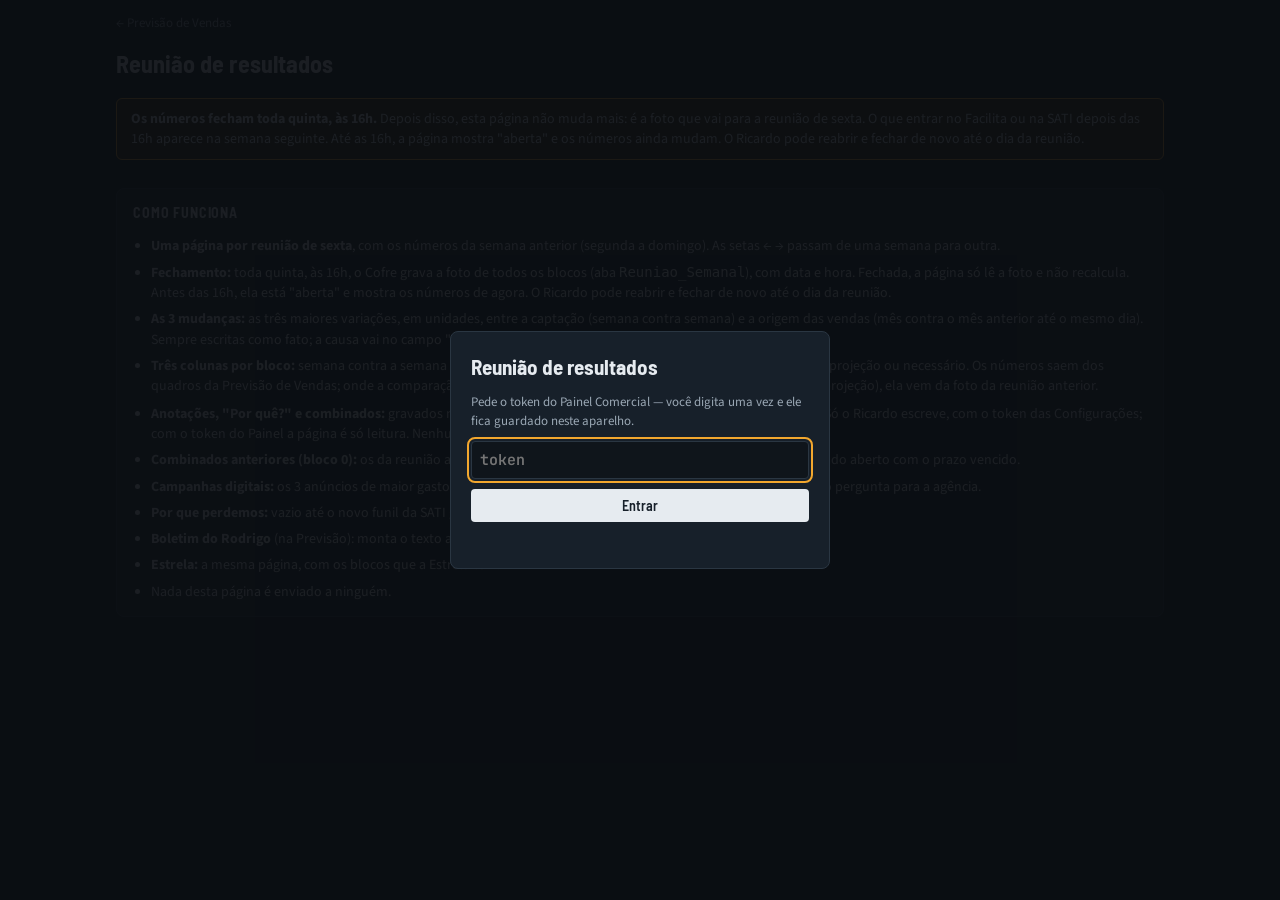
<file: docs/previsao/reuniao/index.html>
<!doctype html>
<html lang="pt-BR">
<head>
<meta charset="utf-8">
<meta name="viewport" content="width=device-width,initial-scale=1,viewport-fit=cover">
<meta name="robots" content="noindex">
<title>Reunião de resultados</title>
<link rel="icon" href="../../favicon-32.png">
<!--
  REUNIÃO DE RESULTADOS — 28/10/2026 (aprovada pelo Ricardo).

  LAYOUT APROVADO: o artefato claude.ai WA8vnDsDLuKgr4YGAxpzhw (mockup de 28/10). Esta página o reproduz bloco a bloco,
  de 0 a 9, na ordem da reunião de sexta. Desde a publicação, o artefato é REGISTRO, não referência (CLAUDE.md, regra 8).

  O QUE ELA LÊ: só a rota POST ?app=reuniao do Cofre (Reuniao.gs). Fechada (quinta, 16h, gatilho do Cofre), a rota
  devolve a FOTO da aba Reuniao_Semanal e a página não recalcula nada; antes disso, os números de agora, tirados da
  mesma rota da Previsão. Nenhuma conta aqui: a página só desenha.
  ESCRITA: anotações, "Por quê?" e combinados vão para a aba Reuniao_Combinados, SÓ com o token das Configurações
  (hub_token_config, o do Ricardo). Com o token do Painel (hub_token_gestao), a página é só leitura.

  DIFERENÇAS em relação ao mockup (para ninguém "corrigir" a página de volta):
   · os combinados NÃO vão para o Caderno do Rodrigo (decisão 4 do Ricardo, 28/10): ficam no Cofre, e o bloco 0 lê
     dali. O botão "Enviar ao Caderno" virou "Gravar combinado"; a sincronização com o Caderno é do Cowork;
   · o bloco 0 mostra também os combinados mais antigos AINDA ABERTOS (marcados "de DD/MM"), para nenhum sumir só por
     mudar de semana; "atrasado" é o aberto com prazo vencido, não um status gravado;
   · a origem das vendas lista cada origem como o quadro da Previsão a tem, sem agrupar as pequenas ("Outros, rádio…");
   · as cores e as fontes são as da tela da Previsão (a página é filha dela), não as do mockup;
   · a seção "Para o Claude Code · como funciona" virou "Como funciona", escrita para quem usa a página;
   · a Estrela mostra só os blocos que tem (sem meta nem funil no Cofre dela: sem placar, funil nem origem).
-->
<link rel="preconnect" href="https://fonts.googleapis.com">
<link rel="stylesheet" href="https://fonts.googleapis.com/css2?family=Barlow+Semi+Condensed:wght@500;600;700&family=Source+Sans+3:wght@400;600&family=JetBrains+Mono:wght@400;600&display=swap">
<style>
:root{
  --bg:#0f151b; --panel:#17202a; --panel2:#1d2833; --ink:#e6ebf0; --muted:#9aa7b4; --line:#2a3642;
  --hl:#f2a72e; --hl-soft:#2e2412;
  --bad:#ef7b72; --bad-soft:#3a1d1b; --ok:#6cc58f; --ok-soft:#173326; --info:#7fb0ff; --info-soft:#1a2740; --off:#7d8894; --off-soft:#212b35;
  --f-head:"Barlow Semi Condensed","Arial Narrow",system-ui,sans-serif;
  --f-body:"Source Sans 3",system-ui,-apple-system,"Segoe UI",sans-serif;
  --f-num:"JetBrains Mono",ui-monospace,Consolas,monospace;
  color-scheme:dark;
}
*{box-sizing:border-box}
body{background:var(--bg);color:var(--ink);font-family:var(--f-body);font-size:14px;line-height:1.45;margin:0}
html.embutido body{background:transparent}
.wrap{max-width:1080px;margin:0 auto;padding-inline:16px;padding-block:14px 48px;display:grid;gap:14px}
h1,h2{font-family:var(--f-head);margin:0;text-wrap:balance}
h1{font-size:24px;font-weight:700}
.voltar{color:var(--muted);text-decoration:none;font-size:13px}
.voltar:hover,.voltar:focus-visible{color:var(--ink)}
.muted{color:var(--muted)} .small{font-size:12px}
.num{font-family:var(--f-num);font-variant-numeric:tabular-nums}

.head{display:flex;flex-wrap:wrap;gap:12px;align-items:flex-end;justify-content:space-between}
.sub{color:var(--muted);margin:2px 0 0}
.nav{display:flex;gap:6px;align-items:center;flex-wrap:wrap}
.btn{font:600 13px var(--f-body);border-radius:6px;padding:6px 12px;cursor:pointer;border:1px solid var(--line);background:var(--panel2);color:var(--ink);text-decoration:none}
.btn:disabled{opacity:.45;cursor:default}
.btn.pri{background:var(--hl);border-color:var(--hl);color:#1a1205}
.btn:focus-visible,textarea:focus-visible,input:focus-visible,select:focus-visible,.tabs button:focus-visible{outline:2px solid var(--hl);outline-offset:2px}
.pill{font:600 11px var(--f-num);padding:3px 9px;border-radius:999px;border:1px solid var(--off);color:var(--muted)}
.pill.fechada{border-color:var(--ok);color:var(--ok)}
.pill.aberta{border-color:var(--hl);color:var(--hl)}
.pill.alerta{border-color:var(--bad);color:var(--bad)}
.tabs{display:flex;gap:4px;background:var(--panel);border:1px solid var(--line);border-radius:6px;padding:3px;width:max-content;max-width:100%}
.tabs button{font:600 14px var(--f-head);letter-spacing:.03em;border:0;background:transparent;color:var(--muted);padding:6px 14px;border-radius:4px;cursor:pointer}
.tabs button[aria-selected="true"]{background:var(--ink);color:var(--panel)}

.aviso{border:1px solid var(--hl);border-radius:6px;padding:10px 14px;background:var(--hl-soft);margin:0}
.escrita{display:flex;gap:10px;align-items:center;flex-wrap:wrap;font-size:13px;color:var(--muted)}
.escrita b{color:var(--ink)}
.escrita input{font:600 14px var(--f-num);color:var(--ink);background:var(--bg);border:1px solid var(--line);border-radius:4px;padding:6px 8px;width:min(260px,100%)}

.box{background:var(--panel);border:1px solid var(--line);border-radius:8px;padding:14px 16px;display:grid;gap:12px;min-width:0}
.box h2{font-size:14px;letter-spacing:.06em;text-transform:uppercase;display:flex;gap:10px;align-items:baseline;flex-wrap:wrap}
.box h2 .n{font:600 12px var(--f-num);color:var(--hl)}
.box h2 small{font:400 12px var(--f-body);color:var(--muted);text-transform:none;letter-spacing:0}

.prev{list-style:none;margin:0;padding:0;display:grid;gap:8px}
.prev li{display:grid;grid-template-columns:auto minmax(0,1fr) auto;gap:10px;align-items:baseline}
@media (max-width:620px){.prev li{grid-template-columns:auto minmax(0,1fr)}.prev li .who{grid-column:2}}
.st{font:600 11px var(--f-num);padding:2px 8px;border-radius:999px;white-space:nowrap;background:var(--off-soft);color:var(--muted)}
.st.entregue{background:var(--ok-soft);color:var(--ok)} .st.atrasado{background:var(--bad-soft);color:var(--bad)}
.st.andamento{background:var(--info-soft);color:var(--info)} .st.cancelado{text-decoration:line-through}
.who{color:var(--muted);font-size:12px;white-space:nowrap}
.prev select{font:600 12px var(--f-body);background:var(--bg);color:var(--ink);border:1px solid var(--line);border-radius:4px;padding:2px 4px}

.changes{display:grid;grid-template-columns:repeat(3,minmax(0,1fr));gap:10px}
.chg{background:var(--panel2);border-radius:6px;padding:12px;display:grid;gap:6px;align-content:start}
.chg .fact{font-weight:600}
.chg .v{font:600 20px var(--f-num)}
.chg label{font-size:12px;color:var(--muted)}
.dn{color:var(--bad)} .up{color:var(--ok)}
.three{display:grid;grid-template-columns:repeat(3,minmax(0,1fr));gap:10px}
.col{background:var(--panel2);border-radius:6px;padding:10px 12px;display:grid;gap:2px;align-content:start}
.col .l{font:600 11px var(--f-num);letter-spacing:.05em;text-transform:uppercase;color:var(--muted)}
.col .v{font:600 22px var(--f-num)}
.col .c{font-size:12px;color:var(--muted)}
@media (max-width:820px){.changes,.three{grid-template-columns:minmax(0,1fr)}}

input[type=text],input[type=date],textarea,.newc select{width:100%;background:var(--bg);color:var(--ink);border:1px solid var(--line);border-radius:6px;padding:7px 9px;font:14px var(--f-body)}
textarea{min-height:84px;resize:vertical}
.lido{white-space:pre-wrap;background:var(--bg);border:1px solid var(--line);border-radius:6px;padding:7px 9px;min-height:34px}
.lido.vazio{color:var(--muted);font-style:italic}

.scroll{overflow-x:auto}
table{border-collapse:collapse;width:100%;font-size:13px}
th,td{padding:6px 8px;border-bottom:1px solid var(--line);text-align:right;font-variant-numeric:tabular-nums;white-space:nowrap}
th{color:var(--muted);font:600 11px var(--f-num);letter-spacing:.05em;text-transform:uppercase}
th:first-child,td:first-child{text-align:left;white-space:normal}
tr.sub td{color:var(--muted)}
.rg{display:block;font-size:11px;color:var(--muted)}
.sig{display:grid;gap:10px}
.sig div{display:grid;grid-template-columns:auto minmax(0,1fr);gap:10px;align-items:baseline}
.chip{font:600 11px var(--f-body);padding:2px 8px;border-radius:999px;white-space:nowrap}
.chip.bad{background:var(--bad-soft);color:var(--bad)} .chip.ok{background:var(--ok-soft);color:var(--ok)}
.chip.warn{background:var(--hl-soft);color:var(--hl)} .chip.info{background:var(--info-soft);color:var(--info)}
.wait{border:1px dashed var(--line);border-radius:6px;padding:12px;color:var(--muted);margin:0}
.notes{display:grid;grid-template-columns:repeat(2,minmax(0,1fr));gap:12px}
.notes label,.newc label{display:grid;gap:4px;font-size:12px;color:var(--muted)}
.newc{display:grid;grid-template-columns:minmax(0,2fr) minmax(0,1fr) minmax(0,1fr) auto;gap:8px;align-items:end}
@media (max-width:820px){.notes,.newc{grid-template-columns:minmax(0,1fr)}}
.foot{color:var(--muted);font-size:12px;margin:0}
.gv{font-size:11px;color:var(--muted);min-height:14px}
.gv.ok{color:var(--ok)} .gv.erro{color:var(--bad)}
.status{font-size:13px;min-height:18px}
.status.ok{color:var(--ok)} .status.erro{color:var(--bad)}
.spec ul{margin:0;padding-left:18px;display:grid;gap:6px}
.espera{color:var(--muted)}
.offbox{border:1px dashed var(--off);border-radius:6px;padding:12px;background:var(--off-soft)}

.gate{position:fixed;inset:0;z-index:50;background:rgba(10,14,18,.92);display:flex;align-items:center;justify-content:center;padding:16px}
.gatebox{background:var(--panel);border:1px solid var(--line);border-radius:8px;padding:20px;max-width:380px;width:100%;display:grid;gap:10px}
.gatebox p{margin:0;color:var(--muted);font-size:13px}
.gatebox input{font:600 15px var(--f-num);color:var(--ink);background:var(--bg);border:1px solid var(--line);border-radius:4px;padding:8px}
.gatebox button{font:600 14px var(--f-head);border:0;border-radius:4px;padding:8px;background:var(--ink);color:var(--panel);cursor:pointer}
.gatebox .erro{color:var(--bad);font-size:12.5px;min-height:16px}
/* A GUARDA DO [hidden] (regra da casa): toda classe que declara `display` ganha o par. */
.gate[hidden],.box[hidden],.escrita[hidden],.tabs[hidden],section[hidden],.nav[hidden]{display:none!important}
</style>
<script>
  try { if (window.top !== window.self) document.documentElement.classList.add('embutido'); }
  catch (e) { document.documentElement.classList.add('embutido'); }
</script>
</head>
<body>

<div class="gate" id="gate" hidden>
  <div class="gatebox">
    <h2>Reunião de resultados</h2>
    <p>Pede o token do Painel Comercial — você digita uma vez e ele fica guardado neste aparelho.</p>
    <input id="tk" type="password" autocomplete="off" spellcheck="false" placeholder="token" aria-label="Token de acesso">
    <button id="btEntrar" type="button">Entrar</button>
    <div class="erro" id="gateErro"></div>
  </div>
</div>

<div class="wrap">
  <a class="voltar" href="../">← Previsão de Vendas</a>

  <div class="head">
    <div>
      <h1 id="titulo">Reunião de resultados</h1>
      <p class="sub" id="sub"></p>
    </div>
    <div class="nav" id="nav" hidden>
      <button class="btn" type="button" id="btAnt"></button>
      <span class="pill" id="pill" role="status"></span>
      <button class="btn" type="button" id="btProx"></button>
    </div>
  </div>

  <div class="tabs" role="tablist" id="tabs" hidden>
    <button role="tab" id="tab-ps" aria-selected="true" aria-controls="view" type="button">Parque da Saudade</button>
    <button role="tab" id="tab-eu" aria-selected="false" aria-controls="view" type="button">Estrela Urbanidade</button>
  </div>

  <p class="aviso" id="aviso"><b>Os números fecham toda quinta, às 16h.</b> Depois disso, esta página não muda mais: é a foto que vai para a
    reunião de sexta. O que entrar no Facilita ou na SATI depois das 16h aparece na semana seguinte. Até as 16h, a página mostra
    "aberta" e os números ainda mudam. O Ricardo pode reabrir e fechar de novo até o dia da reunião.</p>

  <div class="escrita" id="escrita" hidden></div>

  <div id="estado"><p class="espera">Lendo a reunião…</p></div>
  <section id="view" role="tabpanel" style="display:grid;gap:14px" hidden></section>

  <section class="box spec" aria-labelledby="t-spec">
    <h2 id="t-spec">Como funciona</h2>
    <ul>
      <li><b>Uma página por reunião de sexta</b>, com os números da semana anterior (segunda a domingo). As setas ← → passam de uma semana para outra.</li>
      <li><b>Fechamento:</b> toda quinta, às 16h, o Cofre grava a foto de todos os blocos (aba <code>Reuniao_Semanal</code>), com data e hora. Fechada, a página só lê a foto e não recalcula. Antes das 16h, ela está "aberta" e mostra os números de agora. O Ricardo pode reabrir e fechar de novo até o dia da reunião.</li>
      <li><b>As 3 mudanças:</b> as três maiores variações, em unidades, entre a captação (semana contra semana) e a origem das vendas (mês contra o mês anterior até o mesmo dia). Sempre escritas como fato; a causa vai no campo "Por quê?".</li>
      <li><b>Três colunas por bloco:</b> semana contra a semana anterior · mês até o dia contra o mês anterior até o mesmo dia · projeção ou necessário. Os números saem dos quadros da Previsão de Vendas; onde a comparação pede a semana passada (o funil, o atendimento, o centro da projeção), ela vem da foto da reunião anterior.</li>
      <li><b>Anotações, "Por quê?" e combinados:</b> gravados no Cofre (aba <code>Reuniao_Combinados</code>), presos a esta reunião. Só o Ricardo escreve, com o token das Configurações; com o token do Painel a página é só leitura. Nenhum dado pessoal: texto com CPF, telefone ou e-mail é recusado.</li>
      <li><b>Combinados anteriores (bloco 0):</b> os da reunião anterior, e os mais antigos ainda abertos. "Atrasado" é o combinado aberto com o prazo vencido.</li>
      <li><b>Campanhas digitais:</b> os 3 anúncios de maior gasto com sinal no quadro "Desempenho por anúncio", sempre como pergunta para a agência.</li>
      <li><b>Por que perdemos:</b> vazio até o novo funil da SATI gravar o motivo de saída.</li>
      <li><b>Boletim do Rodrigo</b> (na Previsão): monta o texto a partir da última semana fechada.</li>
      <li><b>Estrela:</b> a mesma página, com os blocos que a Estrela tem.</li>
      <li>Nada desta página é enviado a ninguém.</li>
    </ul>
  </section>
</div>

<script>
(function () {
  'use strict';
  var API = 'https://script.google.com/macros/s/AKfycbydLmUEX3g6FeojFGAcVHfNKoPsr4d9oTBUdi7GtcfsirQL6xHJM0BELVGcCrcqrICY/exec';
  var CHAVE_TOKEN = 'hub_token_gestao';      // o mesmo do Painel — leitura
  var CHAVE_ESCRITA = 'hub_token_config';    // o das Configurações, só do Ricardo — escrita
  var CHAVE_EMP = 'reuniao_empresa';         // conveniência do aparelho: a última empresa aberta
  var MESES = ['janeiro', 'fevereiro', 'março', 'abril', 'maio', 'junho', 'julho', 'agosto', 'setembro', 'outubro', 'novembro', 'dezembro'];
  var DIAS = ['domingo', 'segunda', 'terça', 'quarta', 'quinta', 'sexta', 'sábado'];
  var STATUS_TXT = { aberto: 'aberto', andamento: 'andamento', entregue: 'entregue', cancelado: 'cancelado', atrasado: 'atrasado' };
  var $ = function (id) { return document.getElementById(id); };

  var esc = function (s) { return String(s == null ? '' : s).replace(/[&<>"']/g, function (c) {
    return { '&': '&amp;', '<': '&lt;', '>': '&gt;', '"': '&quot;', "'": '&#39;' }[c]; }); };
  var tem = function (v) { return v !== null && v !== undefined && !isNaN(v); };
  var nf = function (v, d) { return !tem(v) ? '—' : Number(v).toLocaleString('pt-BR', { minimumFractionDigits: d || 0, maximumFractionDigits: d || 0 }); };
  var pc = function (v, d) { return !tem(v) ? '—' : nf(v * 100, d === undefined ? 0 : d) + '%'; };
  var brl = function (v) { return !tem(v) ? '—' : 'R$ ' + nf(v, 2); };
  var dm = function (iso) { var m = String(iso || '').match(/^\d{4}-(\d{2})-(\d{2})/); return m ? m[2] + '/' + m[1] : '—'; };
  var hm = function (c) { var m = String(c || '').match(/ (\d{2}):(\d{2})/); return m ? Number(m[1]) + 'h' + (m[2] === '00' ? '' : m[2]) : ''; };
  var dia = function (iso) { var p = String(iso).slice(0, 10).split('-'); return DIAS[new Date(Date.UTC(+p[0], +p[1] - 1, +p[2])).getUTCDay()]; };
  var mes = function (ym) { return MESES[Number(String(ym).slice(5, 7)) - 1] || ''; };
  var sinal = function (n) { return n > 0 ? '+' + nf(n) : n < 0 ? '−' + nf(-n) : '0'; };
  var cor = function (n) { return n > 0 ? 'up' : n < 0 ? 'dn' : ''; };
  var varPc = function (de, para) { return de > 0 ? (para - de) / de : null; };
  var pcSinal = function (v) { return !tem(v) ? '' : (v > 0 ? '+' : v < 0 ? '−' : '') + nf(Math.abs(v) * 100) + '%'; };

  var tokenLer = function (k) { try { return localStorage.getItem(k) || ''; } catch (e) { return ''; } };
  var tokenGravar = function (k, v) { try { if (v) localStorage.setItem(k, v); else localStorage.removeItem(k); } catch (e) {} };

  var R = null, emp = 'ps', pedida = '';
  try { pedida = (new URLSearchParams(location.search).get('r') || '').slice(0, 10); } catch (e) {}
  try { emp = localStorage.getItem(CHAVE_EMP) === 'eu' ? 'eu' : 'ps'; } catch (e) {}

  /* ══════════ portão ══════════ */
  function abrirPortao(msg) {
    $('gate').hidden = false; $('gateErro').textContent = msg || ''; $('view').hidden = true; $('estado').innerHTML = '';
    setTimeout(function () { $('tk').focus(); }, 60);
  }
  $('btEntrar').onclick = function () {
    var v = $('tk').value.trim();
    if (!v) { $('gateErro').textContent = 'Digite o token.'; return; }
    tokenGravar(CHAVE_TOKEN, v); $('tk').value = ''; $('gate').hidden = true; carregar();
  };
  $('tk').addEventListener('keydown', function (e) { if (e.key === 'Enter') $('btEntrar').click(); });

  /* POST com o token no corpo (regra 4), texto puro: pedido "simples", sem consulta prévia de CORS. */
  function pedir(fn, corpo, limiteS) {
    return new Promise(function (resolve, reject) {
      var venceu = false;
      var t = setTimeout(function () { venceu = true; reject(new Error('o servidor não respondeu em ' + (limiteS || 90) + ' s')); }, (limiteS || 90) * 1000);
      fetch(API + '?app=reuniao&fn=' + fn, { method: 'POST', body: JSON.stringify(corpo), cache: 'no-store' })
        .then(function (r) { return r.json(); })
        .then(function (j) { if (!venceu) { clearTimeout(t); resolve(j); } })
        .catch(function (e) { if (!venceu) { clearTimeout(t); reject(e); } });
    });
  }
  function bloqueia(titulo, html) {
    $('view').hidden = true;
    $('estado').innerHTML = '<div class="offbox"><strong>' + esc(titulo) + '</strong>' + html + '</div>';
  }

  function carregar() {
    var token = tokenLer(CHAVE_TOKEN), te = tokenLer(CHAVE_ESCRITA);
    if (!token && !te) { abrirPortao(''); return; }
    $('estado').innerHTML = '<p class="espera">Lendo a reunião… (semana aberta: até 1 minuto, os números são calculados agora)</p>';
    $('view').hidden = true;
    var corpo = { token: token || te, token_escrita: te, reuniao: pedida };
    pedir('semana', corpo)
      .then(function (j) { return (j && j.ok) || /token|rota/i.test((j && j.error) || '') ? j : pedir('semana', corpo); },
            function () { return pedir('semana', corpo); })
      .then(function (r) {
        if (!r || r.ok !== true) {
          var err = (r && r.error) || 'resposta sem dado';
          if (/token/i.test(err)) { tokenGravar(CHAVE_TOKEN, ''); abrirPortao('Token recusado. Confira e digite de novo.'); return; }
          if (/rota desconhecida/i.test(err)) {
            bloqueia('O servidor ainda não tem esta tela.', '<p>A rota ?app=reuniao nasceu em 28/10/2026. O conserto é publicar o servidor ' +
              '(Implantar ▸ Gerenciar implantações ▸ ✏️ ▸ Nova versão).</p>');
            return;
          }
          bloqueia('O servidor respondeu, mas sem dado.', '<p>' + esc(err) + '</p>');
          return;
        }
        if (te && !r.escrita) tokenGravar(CHAVE_ESCRITA, '');   // token de escrita velho: some, a página fica só leitura
        R = r; $('estado').innerHTML = ''; desenhar();
      })
      .catch(function (e) {
        bloqueia('Não consegui ler a reunião.', '<p>' + esc(e.message || e) + '</p><p>Nenhum número aparece enquanto isso: tela vazia é melhor que tela desatualizada com cara de atual.</p>');
      });
  }

  /* ══════════ cabeçalho: a semana, o estado, a navegação, a escrita ══════════ */
  function estadoTexto(m) {
    var hoje = String(R.agora).slice(0, 10), quinta = String(m.fecha_em).slice(0, 10);
    if (m.estado === 'fechada') {
      var f = String(m.fechada_em || '');
      var q = f.slice(0, 10) === quinta ? 'na quinta, ' + dm(f) : (m.fechada_por === 'Ricardo' ? 'pelo Ricardo ' : '') + 'na ' + dia(f) + ', ' + dm(f);
      return { cls: 'fechada', t: 'fechada ' + q + ', às ' + hm(f) + ' · números congelados' };
    }
    if (m.estado === 'reaberta') return { cls: 'aberta', t: 'reaberta · números de agora · fechar de novo até ' + dia(m.data) + ', ' + dm(m.data) };
    if (m.estado === 'sem_foto') return { cls: '', t: 'sem foto · esta semana não foi fechada' };
    if (m.passou_16h) return { cls: 'alerta', t: 'aberta · o fechamento das 16h ainda não gravou' };
    return { cls: 'aberta', t: 'aberta · fecha ' + (hoje === quinta ? 'hoje' : 'na quinta, ' + dm(quinta) + ',') + ' às 16h' };
  }

  function cabecalho() {
    var m = R.reuniao;
    $('titulo').textContent = 'Reunião de resultados · ' + (emp === 'ps' ? 'Parque' : 'Estrela');
    $('sub').textContent = dia(m.data).replace(/^./, function (x) { return x.toUpperCase(); }) + ', ' + dm(m.data) + ' · semana de ' +
      dm(m.semana_de) + ' a ' + dm(m.semana_ate);
    var e = estadoTexto(m);
    $('pill').className = 'pill ' + e.cls; $('pill').textContent = e.t;
    $('btAnt').textContent = m.anterior ? '← ' + dm(m.anterior) : '←'; $('btAnt').disabled = !m.anterior;
    $('btProx').textContent = m.proxima ? dm(m.proxima) + ' →' : '→'; $('btProx').disabled = !m.proxima;
    $('btAnt').onclick = function () { ir(m.anterior); };
    $('btProx').onclick = function () { ir(m.proxima === m.atual ? '' : m.proxima); };
    $('nav').hidden = false; $('tabs').hidden = false;
    escritaBarra();
  }
  function ir(data) {
    pedida = data || '';
    try { history.replaceState(null, '', pedida ? '?r=' + pedida : location.pathname); } catch (e) {}
    carregar();
  }

  function escritaBarra() {
    var b = $('escrita'), m = R.reuniao;
    b.hidden = false;
    if (!R.escrita) {
      b.innerHTML = '<span>Só leitura. Quem escreve é o Ricardo, com o token das Configurações.</span>' +
        '<input id="te" type="password" autocomplete="off" spellcheck="false" placeholder="token das Configurações" aria-label="Token das Configurações">' +
        '<button class="btn" id="btTe" type="button">Entrar para escrever</button>';
      $('btTe').onclick = function () { var v = $('te').value.trim(); if (v) { tokenGravar(CHAVE_ESCRITA, v); carregar(); } };
      $('te').addEventListener('keydown', function (e) { if (e.key === 'Enter') $('btTe').click(); });
      return;
    }
    b.innerHTML = '<span><b>Você escreve como Ricardo.</b> Anotações e "Por quê?" gravam ao sair do campo.</span>' +
      (m.pode_fechar ? '<button class="btn pri" id="btFechar" type="button">Fechar agora</button>' : '') +
      (m.pode_reabrir ? '<button class="btn" id="btReabrir" type="button">Reabrir</button>' : '') +
      '<span class="status" id="stAcao" role="status"></span>';
    if ($('btFechar')) $('btFechar').onclick = function () {
      if (!confirm('Fechar agora congela os números desta reunião (Parque e Estrela) com a leitura de agora. Fechar?')) return;
      acao('fechar', this);
    };
    if ($('btReabrir')) $('btReabrir').onclick = function () {
      if (!confirm('Reabrir volta a mostrar os números de agora. A foto só muda quando você fechar de novo. Reabrir?')) return;
      acao('reabrir', this);
    };
  }
  function acao(fn, bt) {
    bt.disabled = true; $('stAcao').className = 'status'; $('stAcao').textContent = fn === 'fechar' ? 'Fechando… (até 1 minuto)' : 'Reabrindo…';
    escrever(fn, { reuniao: R.reuniao.data }).then(function () { carregar(); }, function (e) {
      bt.disabled = false; $('stAcao').className = 'status erro'; $('stAcao').textContent = e.message;
    });
  }

  /* A escrita: só com o token das Configurações. Erro de token apaga o token guardado e volta a página para leitura. */
  function escrever(fn, corpo) {
    corpo.token = tokenLer(CHAVE_ESCRITA);
    return pedir(fn, corpo, 120).then(function (j) {
      if (j && j.ok) return j;
      var err = (j && j.error) || 'não gravado';
      if (j && j.codigo === 'token_escrita') { tokenGravar(CHAVE_ESCRITA, ''); R.escrita = false; escritaBarra(); }
      throw new Error(err);
    });
  }

  /* ══════════ os blocos ══════════ */
  function box(n, id, titulo, nota, corpo) {
    return '<section class="box" aria-labelledby="t-' + id + '"><h2 id="t-' + id + '"><span class="n">' + n + '</span> ' + esc(titulo) +
      (nota ? ' <small>' + nota + '</small>' : '') + '</h2>' + corpo + '</section>';
  }
  function col(l, v, c) { return '<div class="col"><span class="l">' + esc(l) + '</span><span class="v">' + v + '</span><span class="c">' + c + '</span></div>'; }
  function semDado(t) { return '<p class="wait">' + esc(t) + '</p>'; }

  function statusDe(c) {
    if ((c.status === 'aberto' || c.status === 'andamento') && c.prazo && c.prazo < String(R.agora).slice(0, 10)) return 'atrasado';
    return c.status || 'aberto';
  }
  function comboStatus(c) {
    return '<select data-status="' + esc(c.id) + '" aria-label="Status do combinado">' + R.status.map(function (s) {
      return '<option value="' + s + '"' + (s === c.status ? ' selected' : '') + '>' + STATUS_TXT[s] + '</option>'; }).join('') + '</select>';
  }
  function linhaComb(c, mostrarReuniao) {
    var s = statusDe(c);
    return '<li><span class="st ' + s + '">' + STATUS_TXT[s] + '</span><span>' + esc(c.texto) +
      (mostrarReuniao ? ' <span class="muted small">· de ' + dm(c.reuniao) + '</span>' : '') + '</span>' +
      '<span class="who">' + esc(c.responsavel || '—') + (c.prazo ? ' · ' + dm(c.prazo) : '') + (R.escrita ? ' ' + comboStatus(c) : '') + '</span></li>';
  }

  function b0(D) {
    var ant = D.combinados_anteriores || [];
    var corpo = ant.length ? '<ul class="prev">' + ant.map(function (c) { return linhaComb(c, c.reuniao !== R.reuniao.anterior && c.reuniao !== isoMenos7(R.reuniao.data)); }).join('') + '</ul>'
      : semDado('Nenhum combinado na reunião anterior.');
    // (29/10, auditoria U9) sem reunião anterior registrada, o subtítulo não cita uma data em que não houve reunião
    return box(0, 'prev', 'Combinados da reunião anterior', R.reuniao.anterior ? 'da reunião de ' + dm(R.reuniao.anterior) + ' e os mais antigos ainda abertos' : 'primeira reunião registrada: ainda não há anterior', corpo);
  }
  function isoMais(iso, n) { var p = String(iso).split('-'); return new Date(Date.UTC(+p[0], +p[1] - 1, +p[2] + n)).toISOString().slice(0, 10); }
  function isoMenos7(iso) { var p = iso.split('-'); return new Date(Date.UTC(+p[0], +p[1] - 1, +p[2] - 7)).toISOString().slice(0, 10); }

  function campoTexto(tipo, chave, valor, rotulo, ph, area) {
    var id = 'f-' + tipo + '-' + chave.replace(/[^a-z0-9]/g, '_'), v = valor ? valor.texto : '';
    var lab = '<label for="' + id + '">' + esc(rotulo) + '</label>';
    if (!R.escrita) return '<span class="small muted">' + esc(rotulo) + '</span><div class="lido' + (v ? '' : ' vazio') + '">' + (v ? esc(v) : 'nada anotado') + '</div>';
    var attrs = ' id="' + id + '" data-tipo="' + tipo + '" data-chave="' + esc(chave) + '" data-visto="' + esc(v) + '" placeholder="' + esc(ph) + '"';
    return lab + (area ? '<textarea' + attrs + '>' + esc(v) + '</textarea>' : '<input type="text"' + attrs + ' value="' + esc(v) + '">') +
      '<span class="gv" data-gv="' + id + '">' + (valor && valor.atualizado_em ? 'gravado ' + dm(valor.atualizado_em) + ' ' + hm(valor.atualizado_em) : '') + '</span>';
  }

  function b1(D, B) {
    var ms = B.mudancas || [];
    if (!ms.length) return box(1, 'chg', 'As 3 mudanças da semana', 'as três maiores variações, escolhidas no fechamento da semana', semDado('Sem variação para mostrar nesta semana.'));
    return box(1, 'chg', 'As 3 mudanças da semana', 'as três maiores variações, escolhidas no fechamento da semana', '<div class="changes">' + ms.map(function (m) {
      return '<div class="chg"><span class="fact">' + esc(m.fato) + '</span><span class="v ' + cor(m.delta) + '">' + nf(m.de) + ' → ' + nf(m.para) + '</span>' +
        '<span class="small muted">' + sinal(m.delta) + (tem(m.pct) ? ' (' + pcSinal(m.pct) + ')' : '') + ' · ' + esc(m.corte) + '</span>' +
        campoTexto('porque', m.chave, (D.porques || {})[m.chave], 'Por quê?', 'anotar na reunião', false) + '</div>';
    }).join('') + '</div>');
  }

  function b2(B) {
    var p = B.placar;
    if (!p) return '';
    var s = p.semana, mm = p.mes, pj = p.projecao, d = mm.realizado - mm.ant.vendas;
    var cs = 'vendas de ' + dm(s.de) + ' a ' + dm(s.ate) + (s.ant ? ' · semana anterior: ' + nf(s.ant.vendas) + ' · <b class="' + cor(s.vendas - s.ant.vendas) + '">' + sinal(s.vendas - s.ant.vendas) + '</b>' : '');
    var cm = mes(mm.mes) + ' até ' + dm(mm.ate) + ' · ' + mes(mm.ant.mes) + ' no mesmo dia: ' + nf(mm.ant.vendas) + ' · <b class="' + cor(d) + '">' + sinal(d) + '</b> · meta ' + nf(mm.meta);
    var cp = pj ? 'centro ' + nf(pj.valor) + ' · meta ' + nf(pj.meta) + (tem(pj.centro_ant) ? ' · na semana passada, centro ' + nf(pj.centro_ant) : '') + (pj.em_validacao ? ' · em validação' : '') : 'sem previsão';
    return box(2, 'placar', 'Placar de vendas', '', '<div class="three">' + col('Semana', nf(s.vendas), cs) + col('Mês até o dia', nf(mm.realizado), cm) +
      col('Projeção', pj ? nf(pj.baixo) + ' a ' + nf(pj.alto) : '—', cp) + '</div>');
  }

  function b3(B) {
    var c = B.captacao;
    if (!c) return box(3, 'cap', 'Captação de leads', '', semDado('Nenhuma semana completa lida ainda.'));
    var s = c.semana, q = c.quatro, n = c.necessario, h = '<div class="three">';
    var vs = s.ant ? varPc(s.ant.sql, s.sql) : null;
    h += col('Semana', nf(s.sql), 'qualificados de ' + dm(s.semana) + ' a ' + dm(s.ate) + (s.ant ? ' · anterior ' + nf(s.ant.sql) + (tem(vs) ? ' · <b class="' + cor(vs) + '">' + pcSinal(vs) + '</b>' : '') : '') +
      (tem(s.crm) ? ' · leads no CRM ' + nf(s.crm) + (s.ant && tem(s.ant.crm) ? ' (anterior ' + nf(s.ant.crm) + ')' : '') : ''));
    if (q) {
      var vq = q.ant ? varPc(q.ant.sql, q.sql) : null;
      h += col('4 semanas', nf(q.sql), 'qualificados de ' + dm(q.de) + ' a ' + dm(q.ate) + (q.ant ? ' · 4 semanas antes: ' + nf(q.ant.sql) + (tem(vq) ? ' · <b class="' + cor(vq) + '">' + pcSinal(vq) + '</b>' : '') : ' · ainda sem as 4 semanas de antes'));
    } else h += col('4 semanas', '—', 'ainda sem 4 semanas completas');
    // (29/10, auditoria U7) a conta inteira: meta − vendas que não passam pela SATI − vendas dos MQL, ÷ conversão do qualificado
    h += n ? col('Necessário', nf(n.por_semana) + ' / sem.', 'meta ' + nf(n.meta) + (tem(n.nao_sati) ? ' − ' + nf(n.nao_sati) + ' que não passam pela SATI' : '') +
               (tem(n.mql) ? ' − ' + nf(n.mql, 1) + ' dos MQL' : '') + (tem(n.conv) ? ', ÷ ' + pc(n.conv) + ' de conversão do qualificado' : '') +
               (tem(n.baixo) ? ' · faixa de ' + nf(n.baixo) + ' a ' + nf(n.alto) : ''))
           : col('Necessário', '—', emp === 'eu' ? 'a Estrela ainda não tem meta no Cofre' : 'sem funil reverso');
    h += '</div>';
    var L = (c.canais && c.canais.linhas) || [];
    if (L.length) {
      h += '<div class="scroll"><table><thead><tr><th>' + (emp === 'eu' ? 'Campanha' : 'Canal') + '</th><th>Leads</th><th>Qualificados</th><th>Lead → qualificado</th><th>Custo por qualificado</th></tr></thead><tbody>' +
        L.map(function (x) { return '<tr><td>' + esc(x.canal) + '</td><td>' + nf(x.leads) + '</td><td>' + nf(x.sql) + '</td><td>' + pc(x.conv) + '</td><td>' + brl(x.custo_sql) + '</td></tr>'; }).join('') +
        '</tbody></table></div><p class="foot">Conversas lidas de ' + dm(c.canais.de) + ' a ' + dm(c.canais.ate) + ', o período do quadro "SQL por canal" da Previsão.</p>';
    }
    if (c.regua_mistura) h += '<p class="foot"><b>Atenção:</b> ' + esc(c.regua_mistura) + ' (desde 06/11 o qualificado é quem aceitou a visita).</p>';
    return box(3, 'cap', 'Captação de leads', '', h);
  }

  function b4(B) {
    var f = B.funil;
    if (f === undefined || (f === null && emp === 'eu')) return '';
    if (!f) return box(4, 'fun', 'Funil de demanda', '', semDado('Sem leads com 30 dias completos.'));
    var a = f.ant, pa = f.passagem || {}, pb = a ? a.passagem || {} : {};
    var sv = function (x) { return x && tem(x.valor) ? pc(x.valor) + ' <span class="rg">' + pc(x.baixo) + ' a ' + pc(x.alto) + '</span>' : '—'; };
    var lin = function (rot, n, p, na, pantes) {
      return '<tr><td>' + rot + '</td><td>' + nf(n) + '</td><td>' + p + '</td>' + (a ? '<td>' + nf(na) + '</td><td>' + pantes + '</td>' : '') + '</tr>';
    };
    var h = '<div class="scroll"><table><thead><tr><th>Degrau</th><th>Leads</th><th>Passam ao seguinte</th>' + (a ? '<th>Na foto de ' + dm(a.ate ? isoMais(a.ate, 30) : '') + '</th><th>Passavam</th>' : '') + '</tr></thead><tbody>' +
      lin('Leads (conversas lidas, sem X nem N)', f.leads, pc(pa.lead_qualificado), a && a.leads, pc(pb.lead_qualificado)) +
      lin('Com interesse (A e B)', f.qualificados, pc(pa.qualificado_sql), a && a.qualificados, pc(pb.qualificado_sql)) +
      lin('Qualificados (A)', f.sql, sv(pa.sql_venda), a && a.sql, sv(pb.sql_venda)) +
      lin('Vendas dos qualificados, em até ' + f.dias + ' dias', f.vendas_sql, '—', a && a.vendas_sql, '—') +
      '</tbody></table></div>';
    h += '<p class="foot">Leads de ' + dm(f.de) + ' a ' + dm(f.ate) + '. Do lead à venda: ' + pc(pa.lead_venda, 1) + ' (' + nf(f.vendas_sql + f.vendas_outros) + ' vendas em ' + nf(f.leads) +
      ' leads, contando ' + nf(f.vendas_outros) + ' de leads que não chegaram a qualificado). ' +
      (a ? 'A coluna ao lado é o funil da foto da reunião anterior: a mesma coorte (leads desde 31/08 com 30 dias), até ' + dm(a.ate) + ', não os leads de uma semana só.'
         : 'A coluna da foto anterior aparece a partir da segunda semana fechada; ela mostra a mesma coorte uma semana antes, não os leads de uma semana só.') + '</p>';
    return box(4, 'fun', 'Funil de demanda', 'leads com 30 dias completos, para todos terem tido o mesmo tempo de virar venda', h);
  }

  function b5(B) {
    var o = B.origem;
    if (!o) return emp === 'eu' ? '' : box(5, 'ori', 'Origem das vendas', '', semDado('Sem o mês anterior para comparar.'));
    var rotA = mes(o.mes) + ' até ' + dm(o.ate), rotB = mes(o.mes_ant) + ' até ' + dm(o.ate_ant);
    var lin = function (n, a, b, sub) { return '<tr' + (sub ? ' class="sub"' : '') + '><td>' + esc(n) + '</td><td>' + nf(a) + '</td><td>' + nf(b) + '</td><td class="' + cor(a - b) + '">' + sinal(a - b) + '</td></tr>'; };
    var h = '<div class="scroll"><table><thead><tr><th>Origem</th><th>' + esc(rotA) + '</th><th>' + esc(rotB) + '</th><th>Diferença</th></tr></thead><tbody>' +
      o.linhas.map(function (x) { return lin(x.origem, x.mes, x.ant); }).join('') +
      lin('Vendas sem anúncio no Pocket', o.sem_anuncio.mes, o.sem_anuncio.ant, true) +
      (o.migracoes.mes || o.migracoes.ant ? lin('Migrações (não passam pelo Pocket)', o.migracoes.mes, o.migracoes.ant, true) : '') +
      '</tbody></table></div>';
    return box(5, 'ori', 'Origem das vendas', 'declarada pelo vendedor no Pocket · até o mesmo dia', h);
  }

  function b6(B) {
    var c = B.campanhas;
    var nota = 'os 3 sinais de maior gasto do quadro "Desempenho por anúncio", como perguntas para a agência';
    if (c && c.erro) return box(6, 'camp', 'Campanhas digitais', nota, semDado('O quadro de anúncios não veio: ' + c.erro));
    if (!c || !c.sinais || !c.sinais.length) return box(6, 'camp', 'Campanhas digitais', nota, semDado('Nenhum anúncio com sinal no período.'));
    // (29/10, auditoria U4) a semana sem anúncio lido sai das colunas: o subtítulo diz qual e quanto ficou de fora
    var fora = (c.semanas_fora || []).length ? ', sem a semana de ' + c.semanas_fora.map(dm).join(', ') + ' (anúncio dos leads não lido' +
      (c.fora && c.fora.gasto ? ': ' + brl(c.fora.gasto) + ' e ' + nf(c.fora.conversas) + ' conversas fora' : '') + ')' : '';
    return box(6, 'camp', 'Campanhas digitais', nota + ' · ' + dm(c.periodo.de) + ' a ' + dm(c.periodo.ate) + fora, '<div class="sig">' + c.sinais.map(function (s) {
      return '<div><span class="chip ' + esc(s.sinal.tom) + '">' + esc(s.sinal.texto) + '</span><span><b>' + esc(s.rotulo) + '</b> (' + brl(s.gasto) + '): ' + esc(s.pergunta) + '</span></div>';
    }).join('') + '</div>');
  }

  function b7(B) { return box(7, 'perda', 'Por que perdemos', '', '<p class="wait">' + esc((B.perdas && B.perdas.texto) || '') + '</p>'); }

  function b8(B) {
    var a = B.atendimento;
    if (!a) return box(8, 'at', 'Atendimento', '', semDado('Sem a auditoria de atendimento para esta empresa.'));
    var t = a.total, h = '<div class="three">';
    h += col('Em até 2h', pc(t.r1), nf(t.k) + ' de ' + nf(t.n) + ' leads · ' + esc(a.regra.replace(/^\(contado |\)$/g, '')) + (a.ant ? ' · semana anterior ' + pc(a.ant.r1) : ''));
    h += a.melhor ? col('Melhor', pc(a.melhor.r1), esc(a.melhor.corretor) + (tem(a.melhor.mediana) ? ' · mediana ' + nf(a.melhor.mediana, 1) + ' h' : '')) : col('Melhor', '—', 'menos de 5 leads por corretor');
    h += a.pior ? col('A melhorar', pc(a.pior.r1), esc(a.pior.corretor) + (tem(a.pior.mediana) ? ' · mediana ' + nf(a.pior.mediana, 1) + ' h' : '')) : col('A melhorar', '—', '—');
    h += '</div><p class="foot">As 4 semanas de ' + dm(a.de) + ' a ' + dm(a.ate) + ', não só a semana da reunião. Só corretores com 5 leads ou mais. ' +
      'O número da equipe conta todo lead, todos os dias (o tempo que o cliente sente); o de cada corretor não conta o dia de folga dele, e por isso a equipe pode ficar abaixo de todos os corretores.</p>';
    return box(8, 'at', 'Atendimento', '4 semanas até ' + dm(a.ate), h);
  }

  function b9(D) {
    var A = D.anotacoes || {}, rot = R.anotacoes_rotulos || {};
    var h = '<div class="notes"><div style="display:grid;gap:4px">' + campoTexto('anotacao', 'ricardo', A.ricardo, rot.ricardo || 'Ricardo', 'preparo da reunião e pontos de atenção', true) + '</div>' +
      '<div style="display:grid;gap:4px">' + campoTexto('anotacao', 'rodrigo', A.rodrigo, rot.rodrigo || 'Rodrigo', 'o que o Rodrigo pedir para registrar', true) + '</div></div>';
    var cs = D.combinados || [];
    h += cs.length ? '<ul class="prev">' + cs.map(function (c) { return linhaComb(c, false); }).join('') + '</ul>' : '';
    if (R.escrita) {
      h += '<div class="newc"><label for="c-t">Novo combinado<input type="text" id="c-t" placeholder="o que será feito"></label>' +
        '<label for="c-r">Responsável<select id="c-r">' + R.responsaveis.map(function (x) { return '<option>' + esc(x) + '</option>'; }).join('') + '</select></label>' +
        '<label for="c-p">Prazo<input type="date" id="c-p"></label>' +
        '<button class="btn pri" type="button" id="c-add">Gravar combinado</button></div><div class="status" id="c-st" role="status"></div>';
    } else if (!cs.length) h += semDado('Nenhum combinado nesta reunião.');
    h += '<p class="foot">Os combinados ficam no Cofre, presos a esta reunião; o bloco 0 da próxima reunião os cobra. O Caderno do Rodrigo é atualizado pelo Cowork, não por esta página. Nada daqui é enviado a ninguém.</p>';
    return box(9, 'not', 'Anotações e combinados', '', h);
  }

  function desenhar() {
    cabecalho();
    ['ps', 'eu'].forEach(function (e) { $('tab-' + e).setAttribute('aria-selected', String(e === emp)); });
    var D = R.empresas[emp] || {}, B = D.blocos;
    var v = $('view');
    if (!B) {
      v.innerHTML = b0(D) + '<div class="offbox"><strong>Sem foto desta reunião.</strong> A semana não foi fechada, então não há números guardados para ela.</div>' + b9(D);
    } else {
      // (29/10, auditoria R2) entre 06/11 e 06/12 as taxas misturam as duas réguas
      v.innerHTML = (B.aviso_regua ? '<p class="foot"><b>Atenção:</b> ' + esc(B.aviso_regua) + '</p>' : '') + b0(D) + b1(D, B) + b2(B) + b3(B) + b4(B) + b5(B) + b6(B) + b7(B) + b8(B) + b9(D);
    }
    var leit = D.leitura ? 'Números com a leitura do Facilita de ' + dm(D.leitura) + ' ' + hm(D.leitura) + '.' : '';
    if (leit) v.insertAdjacentHTML('beforeend', '<p class="foot">' + esc(leit) + '</p>');
    v.hidden = false;
    ligar();
  }

  /* ══════════ a escrita na página ══════════ */
  function ligar() {
    if (!R.escrita) return;
    document.querySelectorAll('[data-tipo]').forEach(function (el) {
      el.addEventListener('change', function () { gravarCampo(el); });
    });
    document.querySelectorAll('[data-status]').forEach(function (el) {
      el.addEventListener('change', function () {
        el.disabled = true;
        escrever('combinado', { id: el.getAttribute('data-status'), status: el.value }).then(function (j) {
          trocarComb(j.item); desenhar();
        }, function (e) { el.disabled = false; alert('Status não gravado: ' + e.message); });
      });
    });
    var add = $('c-add');
    if (add) add.onclick = function () {
      var t = $('c-t').value.trim(), st = $('c-st');
      if (!t) { st.className = 'status erro'; st.textContent = 'Escreva o combinado antes de gravar.'; return; }
      add.disabled = true; st.className = 'status'; st.textContent = 'Gravando…';
      escrever('combinado', { reuniao: R.reuniao.data, empresa: emp, texto: t, responsavel: $('c-r').value, prazo: $('c-p').value })
        .then(function (j) { (R.empresas[emp].combinados = R.empresas[emp].combinados || []).push(j.item); desenhar(); $('c-st').className = 'status ok'; $('c-st').textContent = 'Combinado gravado no Cofre.'; },
              function (e) { add.disabled = false; st.className = 'status erro'; st.textContent = e.message; });
    };
  }
  function trocarComb(item) {
    var D = R.empresas[item.empresa];
    ['combinados', 'combinados_anteriores'].forEach(function (k) {
      (D[k] || []).forEach(function (c, i) { if (c.id === item.id) D[k][i] = item; });
    });
  }
  function gravarCampo(el) {
    var tipo = el.getAttribute('data-tipo'), chave = el.getAttribute('data-chave'), gv = document.querySelector('[data-gv="' + el.id + '"]');
    var texto = el.value.trim();
    if (texto === el.getAttribute('data-visto')) return;
    gv.className = 'gv'; gv.textContent = 'gravando…';
    escrever('anotar', { reuniao: R.reuniao.data, empresa: emp, tipo: tipo, chave: chave, texto: texto }).then(function (j) {
      el.setAttribute('data-visto', j.item.texto);
      var alvo = tipo === 'porque' ? 'porques' : 'anotacoes';
      (R.empresas[emp][alvo] = R.empresas[emp][alvo] || {})[chave] = { texto: j.item.texto, atualizado_em: j.item.atualizado_em };
      gv.className = 'gv ok'; gv.textContent = 'gravado ' + dm(j.item.atualizado_em) + ' ' + hm(j.item.atualizado_em);
    }, function (e) { gv.className = 'gv erro'; gv.textContent = e.message; });
  }

  /* ══════════ abas ══════════ */
  ['ps', 'eu'].forEach(function (e) {
    $('tab-' + e).addEventListener('click', function () {
      emp = e; try { localStorage.setItem(CHAVE_EMP, e); } catch (x) {}
      if (R) desenhar();
    });
  });

  carregar();
})();
</script>
</body>
</html>
</file>
